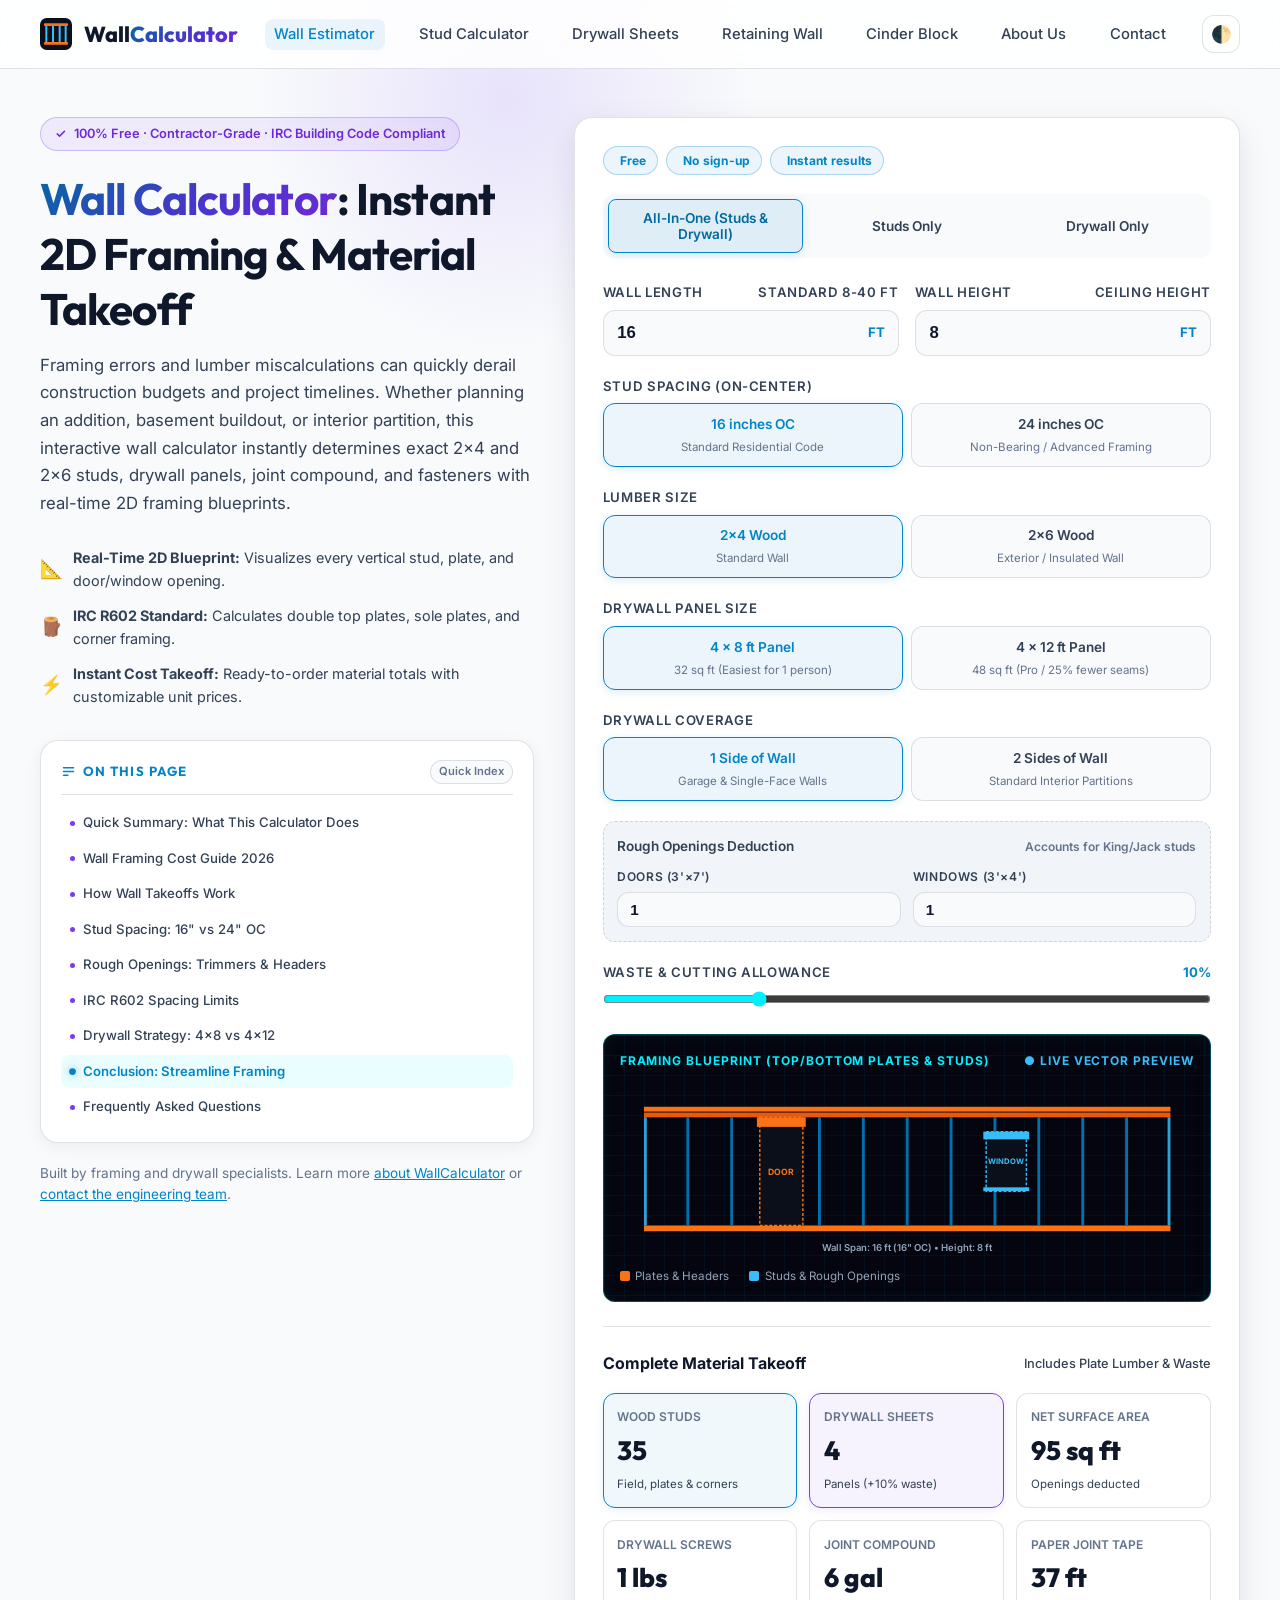
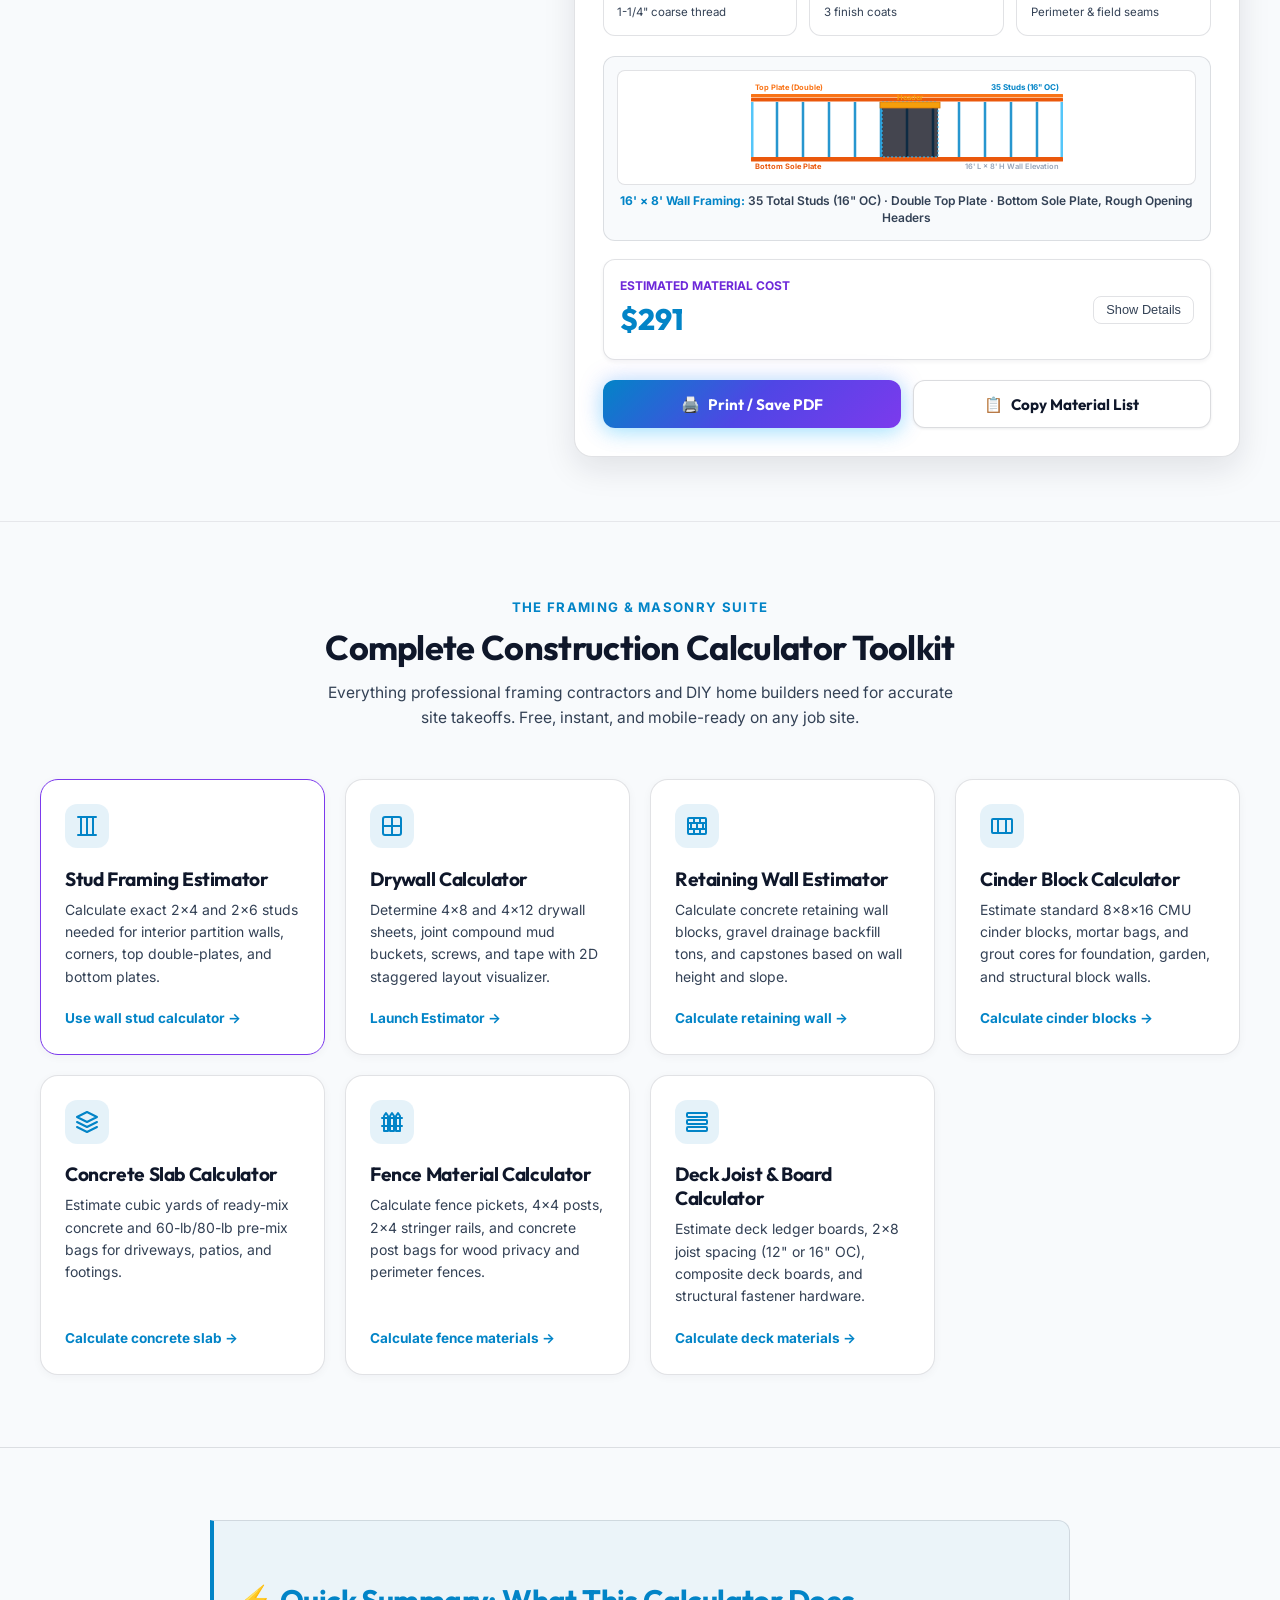
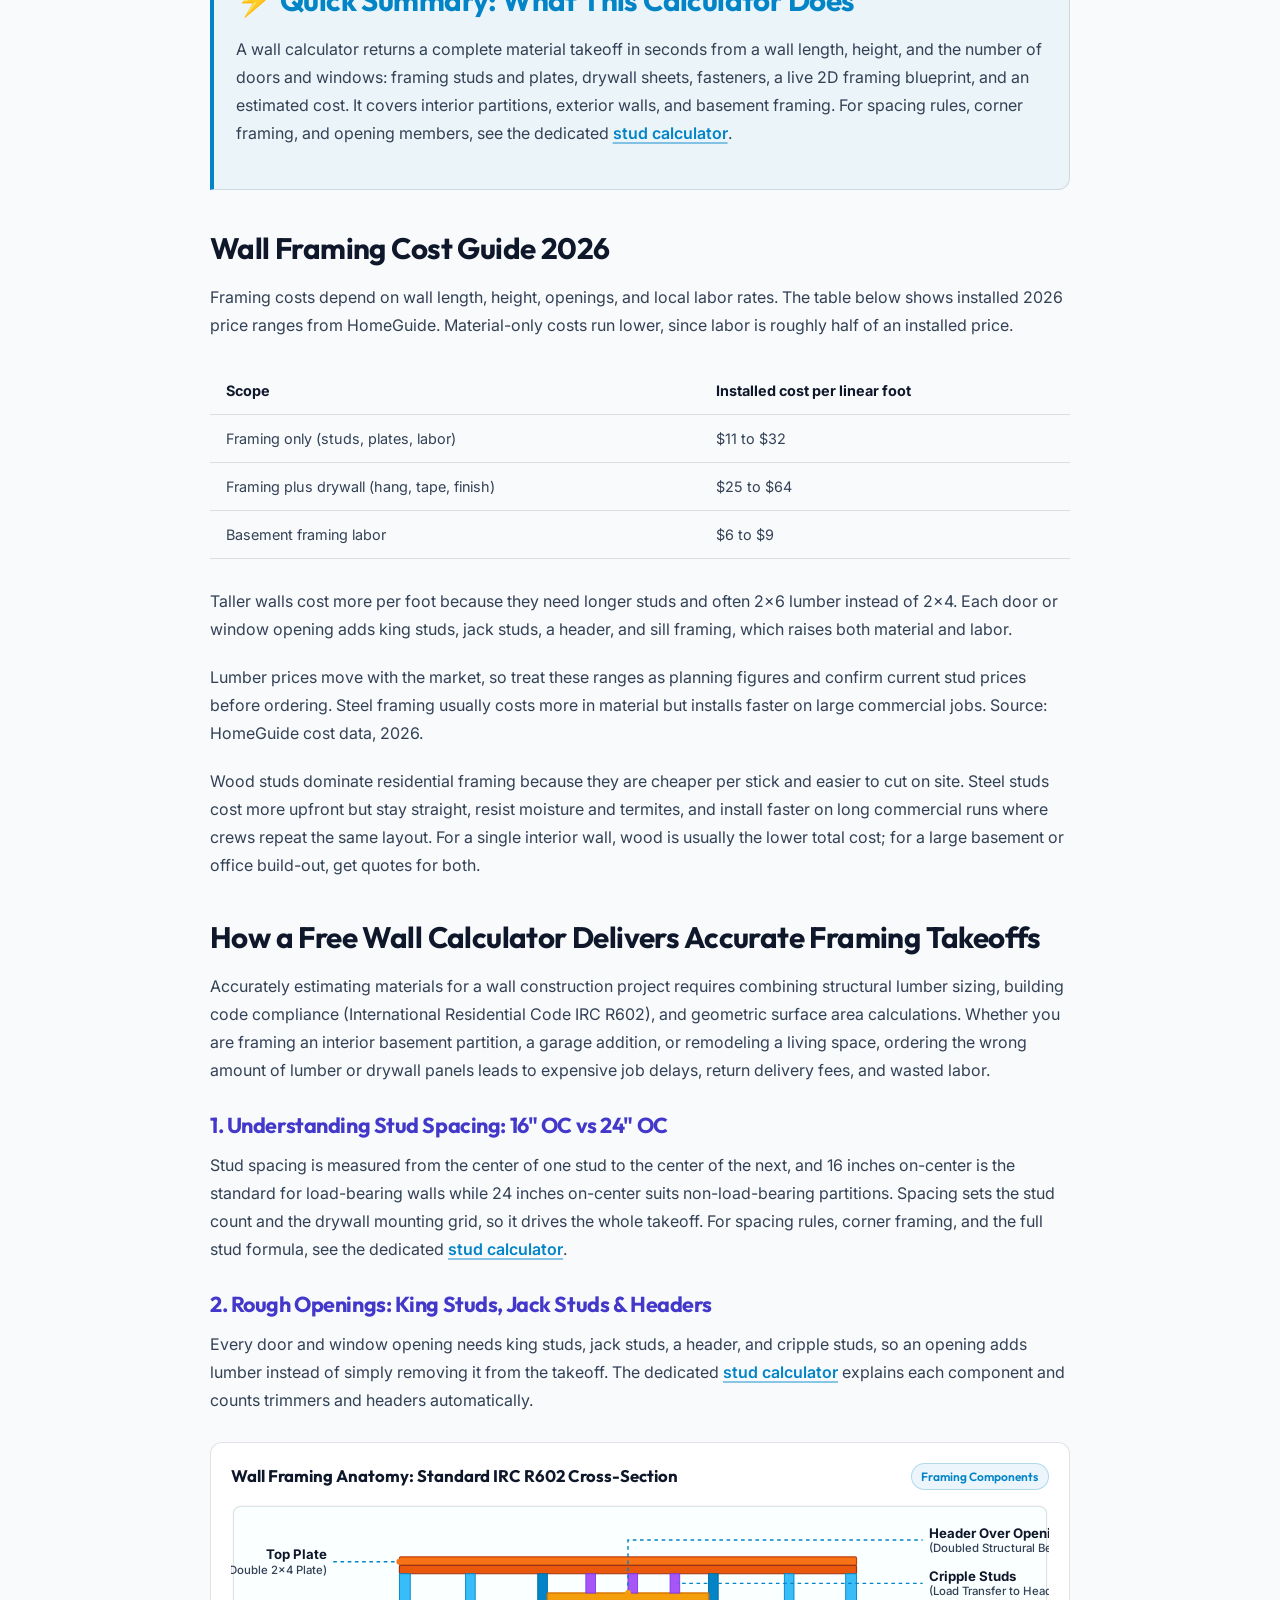
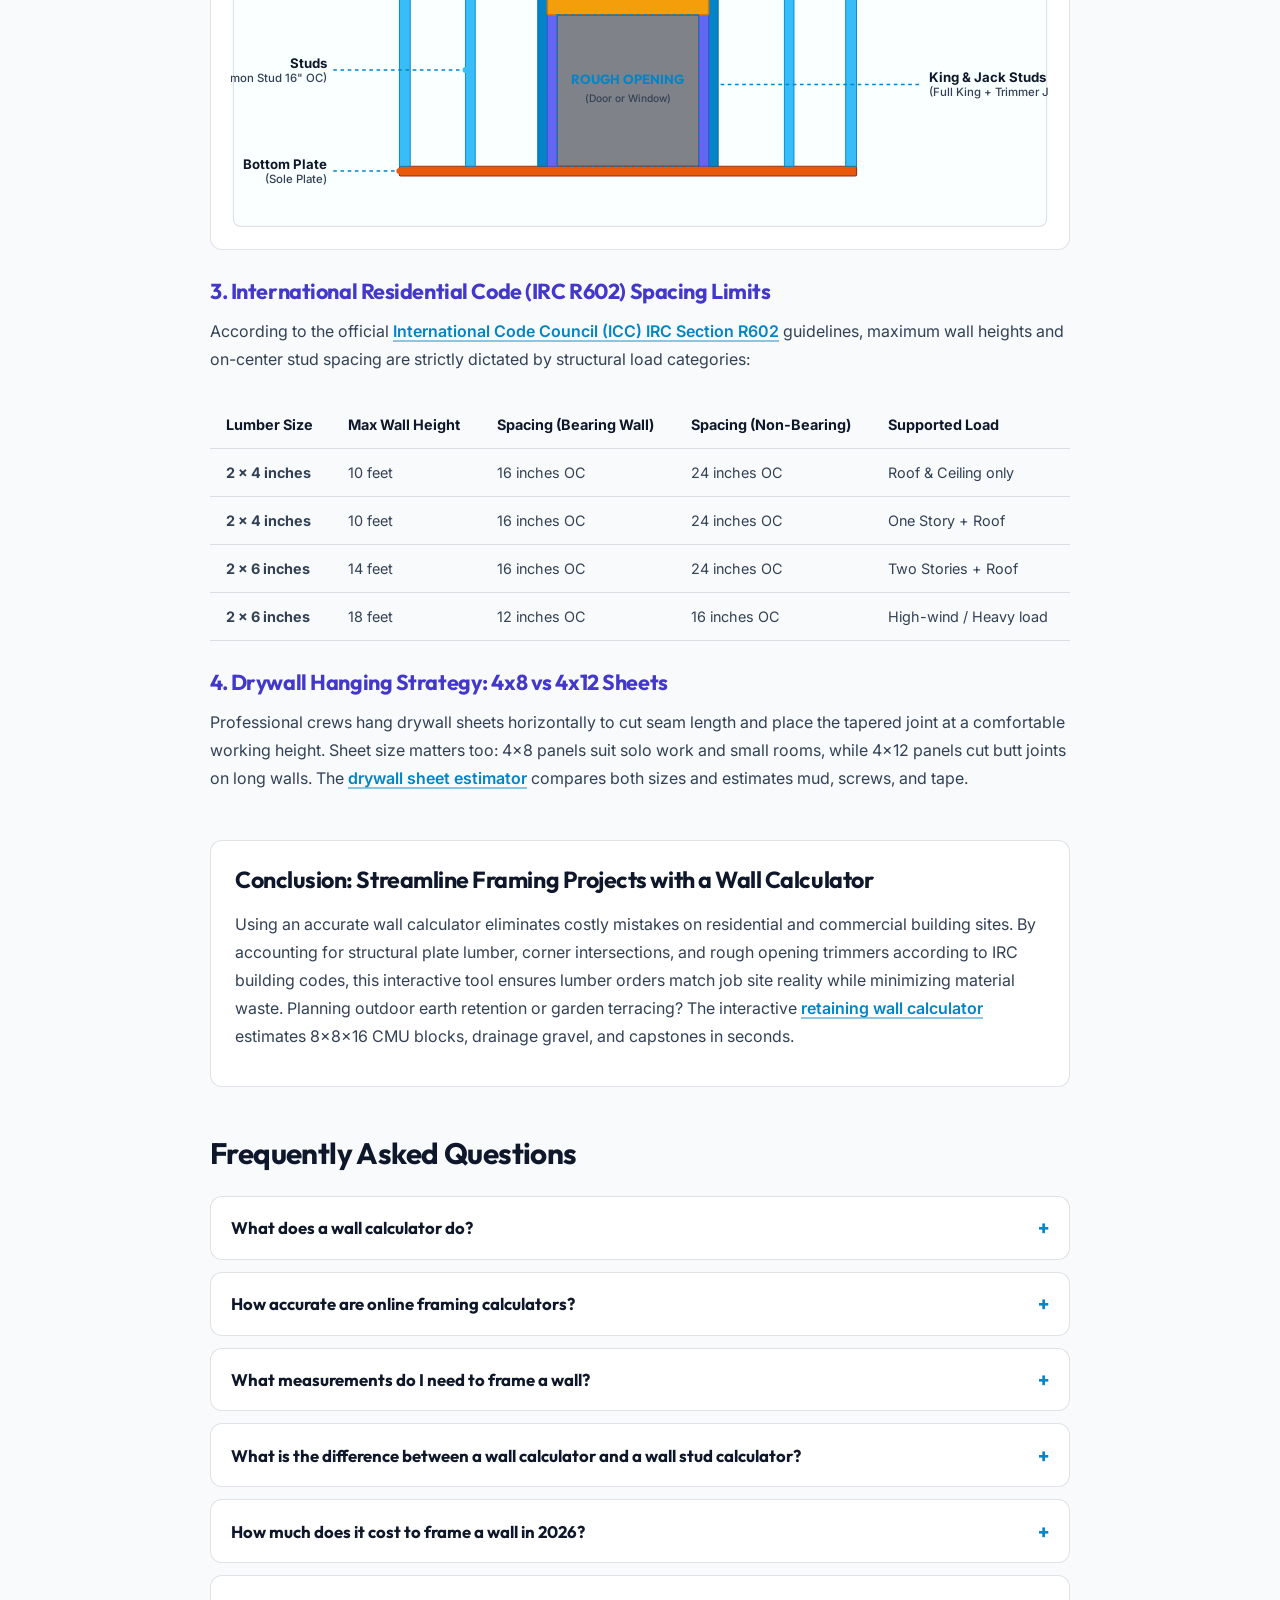
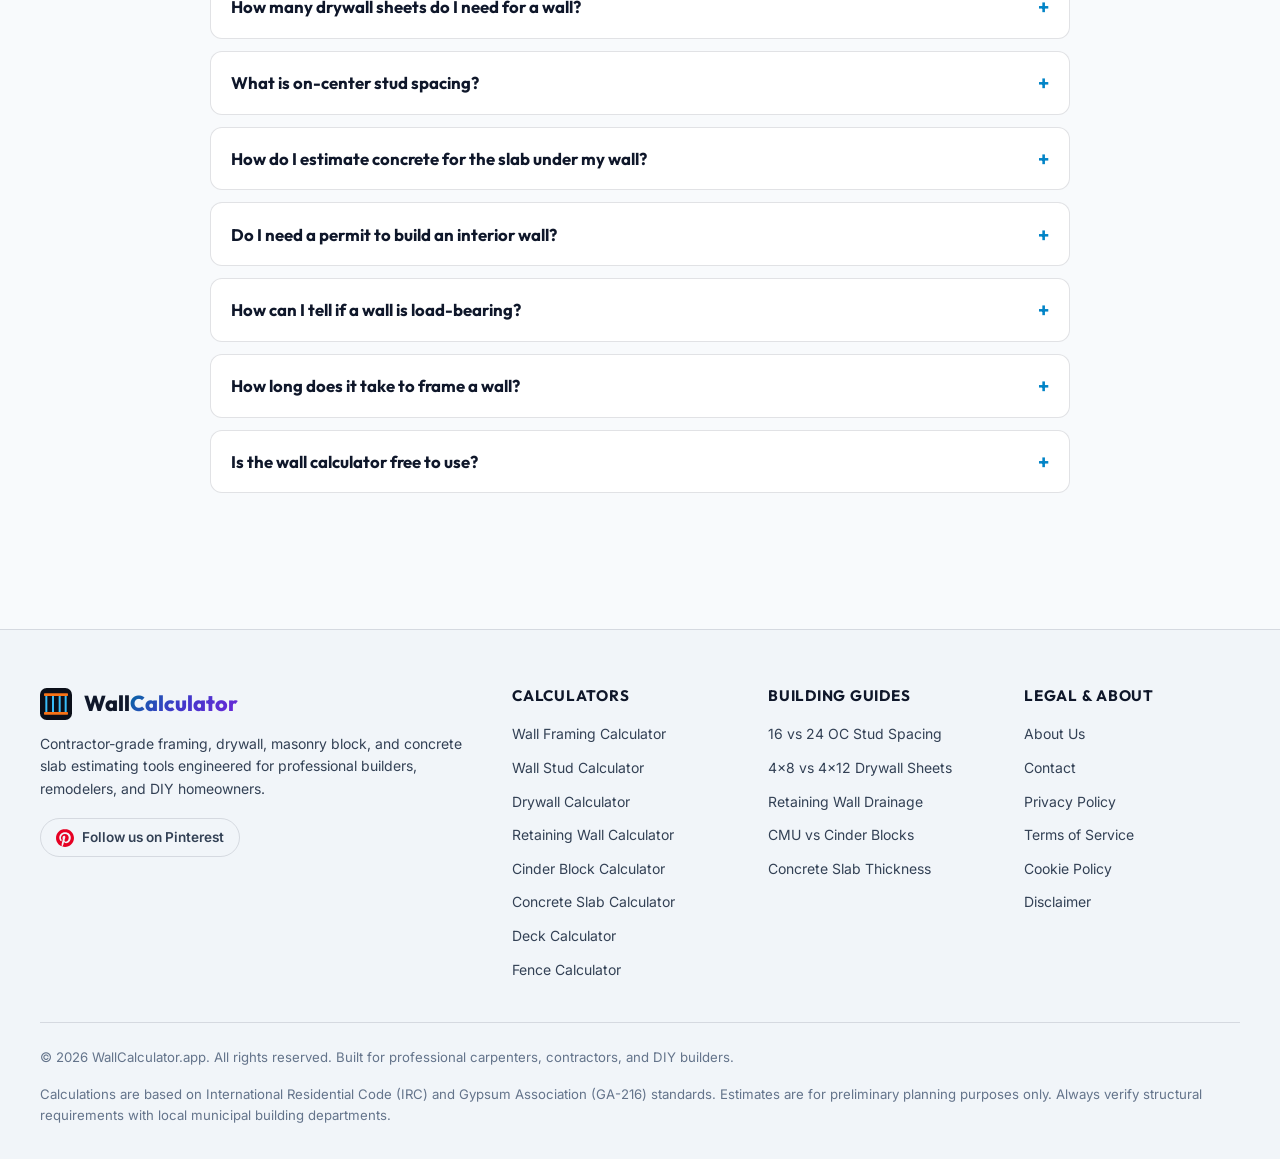
<file: index.html>
<!DOCTYPE html>
<html lang="en" data-theme="light">
<head>
  <script>
    (function() {
      try {
        var saved = localStorage.getItem('theme');
        if (saved) document.documentElement.setAttribute('data-theme', saved);
      } catch (e) {}
    })();
  </script>
  

  <meta charset="UTF-8">
  <meta name="viewport" content="width=device-width, initial-scale=1.0">
  <meta http-equiv="X-UA-Compatible" content="IE=edge">
  <meta name="google-site-verification" content="uwycXcCau8QxGhGAJXw8MdhRhaqfwocgm-C9AI3S3YY" />
  <meta name="p:domain_verify" content="c92e6b9b80b10bdd2670d0f3216d67d7" />
  
  <!-- Primary Meta Tags -->
  <title>Free Wall Calculator - Instant 2D Framing &amp; Cost Takeoff</title>
  <meta name="description" content="Generate instant 2D framing blueprints and lumber takeoffs with this wall calculator. Estimate studs, drywall, and costs in seconds. Try it free!">
  <meta name="keywords" content="wall calculator, free wall calculator, wall framing calculator, framing calculator, 2d wall blueprint, wall cost calculator">
  <link rel="canonical" href="https://wallcalculator.app/">
  
  <!-- Open Graph / Facebook -->
  <meta property="og:type" content="website">
  <meta property="og:url" content="https://wallcalculator.app/">
  <meta property="og:title" content="Free Wall Calculator - Instant 2D Framing &amp; Cost Takeoff">
  <meta property="og:description" content="Generate instant 2D framing blueprints and lumber takeoffs with this free wall calculator. Estimate studs, drywall, and costs in seconds. Try it free!">
  <meta property="og:image" content="https://wallcalculator.app/og-image.jpg">

  <!-- Twitter -->
  <meta name="twitter:card" content="summary_large_image">
  <meta name="twitter:url" content="https://wallcalculator.app/">
  <meta name="twitter:title" content="Free Wall Calculator - Instant 2D Framing &amp; Cost Takeoff">
  <meta name="twitter:description" content="Generate instant 2D framing blueprints and lumber takeoffs with this free wall calculator. Estimate studs, drywall, and costs in seconds. Try it free!">
  <meta name="twitter:image" content="https://wallcalculator.app/og-image.jpg">

  <!-- Favicon -->
  <link rel="icon" type="image/svg+xml" href="/favicon.svg">
  <link rel="apple-touch-icon" href="/favicon.svg">

    <!-- Google Fonts - Asynchronous Non-Render-Blocking -->
  <link rel="preconnect" href="https://fonts.googleapis.com">
  <link rel="preconnect" href="https://fonts.gstatic.com" crossorigin>
  <link rel="preload" as="style" href="https://fonts.googleapis.com/css2?family=Inter:wght@400;500;600;700&family=Outfit:wght@500;600;700;800&display=swap">
  <link rel="stylesheet" href="https://fonts.googleapis.com/css2?family=Inter:wght@400;500;600;700&family=Outfit:wght@500;600;700;800&display=swap" media="print" onload="this.media='all'">
  <noscript>
    <link rel="stylesheet" href="https://fonts.googleapis.com/css2?family=Inter:wght@400;500;600;700&family=Outfit:wght@500;600;700;800&display=swap">
  </noscript>

  <!-- AI Agent Discovery (ARD & llms.txt) -->
  <link rel="alternate" type="application/json" href="/.well-known/ai-catalog.json" title="AI Agent Catalog">

  <!-- Inlined Master Stylesheet (Zero Network Round-Trips for Instant FCP) -->
  <style>
:root{--brand-primary:#00F0FF;--brand-primary-hover:#38BDF8;--brand-accent:#8B5CF6;--brand-accent-hover:#7C3AED;--brand-indigo:#6366F1;--brand-cyan:#06B6D4;--brand-pink:#EC4899;--brand-success:#10B981;--gradient-cta:linear-gradient(135deg,#00F0FF 0%,#3B82F6 45%,#8B5CF6 100%);--gradient-text:linear-gradient(135deg,#00F0FF 0%,#818CF8 50%,#C084FC 100%);--bg-body:#060714;--bg-surface:#0A0D22;--bg-card:rgba(14,18,41,0.85);--bg-card-hover:rgba(22,28,62,0.9);--bg-input:#090C1E;--border-color:rgba(139,92,246,0.22);--border-focus:#00F0FF;--text-main:#F8FAFC;--text-muted:#94A3B8;--text-dim:#64748B;--blueprint-grid:rgba(0,240,255,0.08);--blueprint-line:#00F0FF;--shadow-sm:0 2px 8px rgba(0,0,0,0.4);--shadow-md:0 8px 24px rgba(0,0,0,0.5),0 0 15px rgba(139,92,246,0.15);--shadow-lg:0 16px 40px rgba(0,0,0,0.6),0 0 30px rgba(0,240,255,0.15);--radius-sm:8px;--radius-md:12px;--radius-lg:18px;--radius-full:9999px;--transition:all 0.25s cubic-bezier(0.16,1,0.3,1)}[data-theme="light"]{--brand-primary:#0284C7;--brand-primary-hover:#0369A1;--brand-accent:#7C3AED;--brand-accent-hover:#6D28D9;--brand-indigo:#4F46E5;--brand-cyan:#0284C7;--brand-pink:#BE185D;--brand-success:#047857;--gradient-cta:linear-gradient(135deg,#0284C7 0%,#4F46E5 50%,#7C3AED 100%);--gradient-text:linear-gradient(135deg,#0369A1 0%,#4338CA 50%,#6D28D9 100%);--bg-body:#F8FAFC;--bg-surface:#FFFFFF;--bg-card:#FFFFFF;--bg-card-hover:#F1F5F9;--bg-input:#F8FAFC;--border-color:rgba(15,23,42,0.12);--border-focus:#0284C7;--text-main:#0F172A;--text-muted:#334155;--text-dim:#64748B;--blueprint-grid:rgba(2,132,199,0.08);--blueprint-line:#0284C7;--shadow-sm:0 2px 4px rgba(15,23,42,0.05);--shadow-md:0 6px 18px rgba(15,23,42,0.08);--shadow-lg:0 12px 32px rgba(15,23,42,0.1)}html{scroll-behavior:smooth;scroll-padding-top:72px}*,*::before,*::after{box-sizing:border-box;margin:0;padding:0}body{font-family:'Inter',-apple-system,BlinkMacSystemFont,'Segoe UI',Roboto,sans-serif;background-color:var(--bg-body);color:var(--text-main);line-height:1.6;-webkit-font-smoothing:antialiased;text-rendering:optimizeLegibility;transition:background-color 0.3s ease,color 0.3s ease;position:relative;overflow-x:hidden}body::before{content:'';position:absolute;top:-150px;left:20%;width:500px;height:500px;background:radial-gradient(circle,rgba(139,92,246,0.15) 0%,transparent 70%);pointer-events:none;z-index:0}body::after{content:'';position:absolute;top:300px;right:5%;width:600px;height:600px;background:radial-gradient(circle,rgba(0,240,255,0.1) 0%,transparent 70%);pointer-events:none;z-index:0}h1,h2,h3,h4,.font-heading{font-family:'Outfit',-apple-system,BlinkMacSystemFont,'Segoe UI',Roboto,sans-serif;font-weight:700;line-height:1.25;letter-spacing:-0.02em}a{color:inherit;text-decoration:none}.container{width:100%;max-width:1240px;margin:0 auto;padding:0 1.25rem;position:relative;z-index:1}.header-nav{position:sticky;top:0;z-index:100;background:rgba(6,7,20,0.85);backdrop-filter:blur(16px);-webkit-backdrop-filter:blur(16px);border-bottom:1px solid var(--border-color);transition:background 0.3s ease}[data-theme="light"] .header-nav{background:rgba(255,255,255,0.85)}.nav-inner{display:flex;align-items:center;justify-content:space-between;height:68px}.brand-logo{display:flex;align-items:center;gap:0.75rem;font-family:'Outfit',-apple-system,BlinkMacSystemFont,'Segoe UI',Roboto,sans-serif;font-size:1.35rem;font-weight:800}.brand-logo svg{width:32px;height:32px}.brand-logo span.accent{background:var(--gradient-text);-webkit-background-clip:text;-webkit-text-fill-color:transparent}.nav-links{display:flex;align-items:center;gap:1.5rem;list-style:none}.nav-links a{font-size:0.925rem;font-weight:500;color:var(--text-muted);transition:var(--transition);padding:0.4rem 0.6rem;border-radius:var(--radius-sm)}.nav-links a:hover,.nav-links a.active{color:var(--brand-primary);background:rgba(0,240,255,0.08)}[data-theme="light"] .nav-links a:hover,[data-theme="light"] .nav-links a.active{color:#0284C7;background:rgba(2,132,199,0.08)}.nav-actions{display:flex;align-items:center;gap:0.5rem}.btn-icon{background:var(--bg-card);border:1px solid var(--border-color);color:var(--text-main);width:38px;height:38px;border-radius:var(--radius-md);display:flex;align-items:center;justify-content:center;cursor:pointer;transition:var(--transition);font-size:1.05rem}.btn-icon:hover{background:var(--bg-card-hover);border-color:var(--brand-primary);box-shadow:0 0 12px rgba(0,240,255,0.3)}.mobile-menu-toggle{display:none}@media (max-width:768px){.nav-inner{height:58px}.brand-logo{font-size:1.15rem;gap:0.5rem}.brand-logo svg{width:26px;height:26px}.mobile-menu-toggle{display:flex}.nav-links{position:fixed;top:58px;left:0;right:0;background:var(--bg-surface);border-bottom:1px solid var(--border-color);box-shadow:var(--shadow-lg);flex-direction:column;align-items:stretch;gap:0.35rem;padding:1rem 1.25rem 1.25rem;display:none;z-index:999;backdrop-filter:blur(16px);-webkit-backdrop-filter:blur(16px)}.nav-links.mobile-open{display:flex;animation:menuSlideDown 0.22s cubic-bezier(0.16,1,0.3,1)}.nav-links a{font-size:0.95rem;padding:0.75rem 0.85rem;border-radius:var(--radius-sm);display:block;width:100%}@keyframes menuSlideDown{from{opacity:0;transform:translateY(-8px)}to{opacity:1;transform:translateY(0)}}}.hero-section{padding:3rem 0 4rem;position:relative;overflow:hidden}.hero-grid{display:grid;grid-template-columns:1fr 1.35fr;gap:2.5rem;align-items:start}@media (max-width:992px){.hero-section{padding:1.75rem 0 2.5rem}.hero-grid{grid-template-columns:1fr;gap:1.75rem}}@media (max-width:640px){.hero-section{padding:1.25rem 0 2rem}.hero-copy{text-align:center}.trust-badges{align-items:flex-start;text-align:left;margin:0 auto 1.25rem;max-width:480px}}.badge-pill{display:inline-flex;align-items:center;gap:0.5rem;background:rgba(139,92,246,0.15);color:#C084FC;border:1px solid rgba(139,92,246,0.35);padding:0.35rem 0.85rem;border-radius:var(--radius-full);font-size:0.8rem;font-weight:600;margin-bottom:1.25rem;backdrop-filter:blur(8px)}[data-theme="light"] .badge-pill{background:rgba(124,58,237,0.08);color:#6D28D9;border-color:rgba(124,58,237,0.28)}.hero-title{font-size:2.75rem;margin-bottom:1rem}.hero-title .accent{background:var(--gradient-text);-webkit-background-clip:text;-webkit-text-fill-color:transparent}.hero-subtitle{font-size:1.05rem;color:var(--text-muted);margin-bottom:1.75rem;line-height:1.65}.trust-badges{display:flex;flex-direction:column;gap:0.75rem;margin-bottom:2rem}.trust-item{display:flex;align-items:center;gap:0.6rem;font-size:0.9rem;color:var(--text-muted)}.trust-item span.icon{font-size:1.15rem}.calc-card{background:var(--bg-card);backdrop-filter:blur(16px);-webkit-backdrop-filter:blur(16px);border:1px solid var(--border-color);border-radius:var(--radius-lg);padding:1.75rem;box-shadow:var(--shadow-lg);position:relative}.mode-tabs{display:grid;grid-template-columns:repeat(3,1fr);gap:0.4rem;background:var(--bg-input);padding:0.3rem;border-radius:var(--radius-md);margin-bottom:1.5rem;border:1px solid rgba(255,255,255,0.05)}.tab-label-short{display:none}.tab-label-full{display:inline}.mode-btn{background:transparent;border:none;color:var(--text-muted);font-family:'Inter',sans-serif;font-size:0.85rem;font-weight:600;padding:0.6rem 0.5rem;border-radius:var(--radius-sm);cursor:pointer;transition:var(--transition);text-align:center}.mode-btn.active{background:rgba(0,240,255,0.12);color:#00F0FF;border:1px solid rgba(0,240,255,0.35);box-shadow:0 0 12px rgba(0,240,255,0.2)}[data-theme="light"] .mode-btn.active{background:rgba(2,132,199,0.1);color:#0369A1;border:1px solid #0284C7;box-shadow:0 2px 8px rgba(2,132,199,0.15)}.form-row-2{display:grid;grid-template-columns:1fr 1fr;gap:1rem;margin-bottom:1.25rem}.form-group{display:flex;flex-direction:column;gap:0.4rem}.form-label{font-size:0.825rem;font-weight:600;color:var(--text-muted);text-transform:uppercase;letter-spacing:0.05em;display:flex;justify-content:space-between}.input-with-unit{position:relative;display:flex;align-items:center}.form-input{width:100%;background:var(--bg-input);border:1px solid var(--border-color);color:var(--text-main);font-size:1.05rem;font-weight:600;padding:0.75rem 2.75rem 0.75rem 0.85rem;border-radius:var(--radius-md);outline:none;transition:var(--transition)}.form-input:focus{border-color:var(--border-focus);box-shadow:0 0 0 3px rgba(0,240,255,0.25)}.unit-tag{position:absolute;right:0.85rem;font-size:0.825rem;font-weight:700;color:var(--brand-primary);pointer-events:none}.pill-group{display:grid;grid-template-columns:repeat(2,1fr);gap:0.5rem}.pill-group.cols-3{grid-template-columns:repeat(3,1fr)}.pill-group.cols-4{grid-template-columns:repeat(4,1fr)}@media (max-width:640px){.pill-group.cols-3,.pill-group.cols-4{grid-template-columns:repeat(2,1fr)}}.pill-option{position:relative}.pill-option input[type="radio"]{position:absolute;opacity:0;cursor:pointer}.pill-label{display:flex;flex-direction:column;align-items:center;justify-content:center;background:var(--bg-input);border:1px solid var(--border-color);padding:0.6rem 0.5rem;border-radius:var(--radius-md);font-size:0.85rem;font-weight:600;color:var(--text-muted);cursor:pointer;transition:var(--transition);text-align:center}.pill-option input[type="radio"]:checked+.pill-label{border-color:#00F0FF;background:rgba(0,240,255,0.1);color:#00F0FF;box-shadow:0 0 12px rgba(0,240,255,0.2)}[data-theme="light"] .pill-option input[type="radio"]:checked+.pill-label{border-color:#0284C7;background:rgba(2,132,199,0.08);color:#0284C7;box-shadow:0 2px 8px rgba(2,132,199,0.15)}.pill-desc{font-size:0.72rem;font-weight:400;color:var(--text-dim);margin-top:0.15rem}.openings-box{background:rgba(0,0,0,0.25);border:1px dashed var(--border-color);padding:0.85rem;border-radius:var(--radius-md);margin-bottom:1.25rem}[data-theme="light"] .openings-box{background:#F1F5F9;border-color:rgba(15,23,42,0.15)}.openings-header{display:flex;justify-content:space-between;align-items:center;font-size:0.85rem;font-weight:600;color:var(--text-muted);margin-bottom:0.6rem}.openings-inputs{display:grid;grid-template-columns:1fr 1fr;gap:0.75rem}@media (max-width:640px){.openings-inputs{grid-template-columns:1fr 1fr !important}}.slider-container{margin-bottom:1.25rem}.slider-header{display:flex;justify-content:space-between;font-size:0.825rem;font-weight:600;color:var(--text-muted);margin-bottom:0.35rem}.range-slider{width:100%;accent-color:#00F0FF;cursor:pointer}.blueprint-wrapper{background:#04050E;border:1px solid rgba(0,240,255,0.3);border-radius:var(--radius-md);padding:1rem;margin-bottom:1.5rem;position:relative;overflow:hidden;background-image:linear-gradient(var(--blueprint-grid) 1px,transparent 1px),linear-gradient(90deg,var(--blueprint-grid) 1px,transparent 1px);background-size:20px 20px;box-shadow:inset 0 0 20px rgba(0,240,255,0.05)}.blueprint-header{display:flex;justify-content:space-between;align-items:center;margin-bottom:0.5rem;font-size:0.75rem;font-weight:700;text-transform:uppercase;color:#00F0FF;letter-spacing:0.08em}#blueprint-svg{width:100%;height:180px;display:block;overflow:visible}.blueprint-legend{display:flex;gap:1.25rem;margin-top:0.5rem;font-size:0.725rem;color:#94A3B8}.legend-item{display:flex;align-items:center;gap:0.35rem}.legend-color{width:10px;height:10px;border-radius:2px}.results-section{border-top:1px solid var(--border-color);padding-top:1.5rem}.results-title{font-size:1rem;font-weight:700;margin-bottom:1rem;display:flex;align-items:center;justify-content:space-between}.results-grid{display:grid;grid-template-columns:repeat(3,1fr);gap:0.75rem;margin-bottom:1.25rem}@media (max-width:640px){.results-grid{grid-template-columns:repeat(2,1fr);gap:0.5rem;margin-bottom:1rem}}.takeoff-card{background:var(--bg-surface);border:1px solid var(--border-color);padding:0.85rem;border-radius:var(--radius-md);display:flex;flex-direction:column}.takeoff-card.highlight{border-color:var(--brand-primary);background:rgba(0,240,255,0.08);box-shadow:0 0 15px rgba(0,240,255,0.15)}[data-theme="light"] .takeoff-card.highlight{background:rgba(2,132,199,0.06);border-color:#0284C7;box-shadow:0 2px 10px rgba(2,132,199,0.1)}.takeoff-card.accent{border-color:var(--brand-accent);background:rgba(139,92,246,0.08);box-shadow:0 0 15px rgba(139,92,246,0.15)}[data-theme="light"] .takeoff-card.accent{background:rgba(124,58,237,0.06);border-color:#7C3AED;box-shadow:0 2px 10px rgba(124,58,237,0.1)}.takeoff-label{font-size:0.75rem;font-weight:600;color:var(--text-dim);text-transform:uppercase}.takeoff-val{font-family:'Outfit',-apple-system,BlinkMacSystemFont,'Segoe UI',Roboto,sans-serif;font-size:1.65rem;font-weight:800;color:var(--text-main);margin:0.2rem 0}.takeoff-sub{font-size:0.72rem;color:var(--text-muted)}.cost-estimation-box{background:var(--bg-surface);border:1px solid var(--border-color);border-radius:var(--radius-md);padding:1rem;margin-bottom:1.25rem;display:flex;justify-content:space-between;align-items:center}[data-theme="light"] .cost-estimation-box{background:#FFFFFF;box-shadow:var(--shadow-sm)}.cost-total-display{display:flex;flex-direction:column}.cost-total-display .label{font-size:0.75rem;font-weight:700;text-transform:uppercase;color:var(--brand-accent)}[data-theme="light"] .cost-total-display .label{color:#6D28D9}.cost-total-display .number{font-family:'Outfit',-apple-system,BlinkMacSystemFont,'Segoe UI',Roboto,sans-serif;font-size:1.85rem;font-weight:800;color:var(--brand-primary);text-shadow:0 0 15px rgba(0,240,255,0.4)}[data-theme="light"] .cost-total-display .number{color:#0284C7;text-shadow:none}.btn-toggle-costs{font-size:0.8rem;color:var(--text-muted);background:transparent;border:1px solid var(--border-color);padding:0.35rem 0.75rem;border-radius:var(--radius-sm);cursor:pointer;transition:var(--transition)}.btn-toggle-costs:hover{color:#00F0FF;border-color:#00F0FF}.cost-breakdown-details{display:none;padding-top:0.85rem;margin-top:0.85rem;border-top:1px dashed var(--border-color)}.cost-breakdown-details.open{display:block}.cost-table{width:100%;font-size:0.825rem;border-collapse:collapse}.cost-table td{padding:0.4rem 0.2rem;color:var(--text-muted)}.cost-table td.cost-num{text-align:right;font-weight:600;color:var(--text-main)}.action-buttons{display:grid;grid-template-columns:1fr 1fr;gap:0.75rem}.btn-primary{background:var(--gradient-cta);color:#FFFFFF;border:none;font-family:'Outfit',-apple-system,BlinkMacSystemFont,'Segoe UI',Roboto,sans-serif;font-size:0.95rem;font-weight:700;padding:0.85rem 1.25rem;border-radius:var(--radius-md);cursor:pointer;display:flex;align-items:center;justify-content:center;gap:0.5rem;transition:var(--transition);box-shadow:0 4px 20px rgba(0,240,255,0.3),0 0 25px rgba(139,92,246,0.25)}.btn-primary:hover{transform:translateY(-2px);box-shadow:0 6px 24px rgba(0,240,255,0.45),0 0 35px rgba(139,92,246,0.35)}.btn-secondary{background:rgba(255,255,255,0.05);color:var(--text-main);border:1px solid var(--border-color);font-family:'Outfit',-apple-system,BlinkMacSystemFont,'Segoe UI',Roboto,sans-serif;font-size:0.95rem;font-weight:700;padding:0.85rem 1.25rem;border-radius:var(--radius-md);cursor:pointer;display:flex;align-items:center;justify-content:center;gap:0.5rem;transition:var(--transition)}.btn-secondary:hover{background:rgba(255,255,255,0.1);border-color:var(--brand-primary)}[data-theme="light"] .btn-secondary{background:#FFFFFF;color:#0F172A;border-color:rgba(15,23,42,0.15);box-shadow:0 1px 3px rgba(15,23,42,0.08)}[data-theme="light"] .btn-secondary:hover{background:#F8FAFC;border-color:#0284C7;color:#0284C7}.suite-section{padding:4.5rem 0;border-top:1px solid var(--border-color);background:rgba(6,7,20,0.5)}[data-theme="light"] .suite-section{background:#F8FAFC;border-top:1px solid rgba(15,23,42,0.08)}.section-head{text-align:center;max-width:650px;margin:0 auto 3rem}.section-eyebrow{display:inline-block;color:var(--brand-primary);font-size:0.825rem;font-weight:700;text-transform:uppercase;letter-spacing:0.1em;margin-bottom:0.5rem}[data-theme="light"] .section-eyebrow{color:#0284C7}.section-title{font-size:2.15rem;margin-bottom:0.75rem}.section-subtitle{color:var(--text-muted);font-size:0.975rem}.tools-grid{display:grid;grid-template-columns:repeat(auto-fit,minmax(280px,1fr));gap:1.25rem}.tool-card{background:var(--bg-card);border:1px solid var(--border-color);border-radius:var(--radius-lg);padding:1.5rem;display:flex;flex-direction:column;transition:var(--transition)}[data-theme="light"] .tool-card{background:#FFFFFF;border-color:rgba(15,23,42,0.12);box-shadow:0 2px 10px rgba(15,23,42,0.04)}.tool-card:hover{transform:translateY(-4px);border-color:var(--brand-primary);box-shadow:0 8px 30px rgba(0,0,0,0.5),0 0 20px rgba(0,240,255,0.2)}[data-theme="light"] .tool-card:hover{border-color:#0284C7;box-shadow:0 8px 24px rgba(15,23,42,0.08)}.tool-card-icon{width:44px;height:44px;border-radius:var(--radius-md);background:rgba(0,240,255,0.1);color:var(--brand-primary);display:flex;align-items:center;justify-content:center;margin-bottom:1.15rem}[data-theme="light"] .tool-card-icon{background:rgba(2,132,199,0.1);color:#0284C7}.tool-card-icon svg{width:24px;height:24px}.tool-card-title{font-size:1.2rem;margin-bottom:0.5rem;color:var(--text-main)}.tool-card-desc{font-size:0.875rem;color:var(--text-muted);margin-bottom:1.25rem;flex-grow:1}.tool-card-link{font-size:0.85rem;font-weight:700;color:var(--brand-primary);display:flex;align-items:center;gap:0.35rem}[data-theme="light"] .tool-card-link{color:#0284C7}.article-section{padding:4.5rem 0;border-top:1px solid var(--border-color)}.prose-content{max-width:860px;margin:0 auto}.aeo-direct-box{background:rgba(139,92,246,0.1);border-left:4px solid var(--brand-primary);border-radius:0 var(--radius-md) var(--radius-md) 0;padding:1.35rem;margin-bottom:2.5rem;border-top:1px solid var(--border-color);border-right:1px solid var(--border-color);border-bottom:1px solid var(--border-color)}[data-theme="light"] .aeo-direct-box{background:rgba(2,132,199,0.05);border-left-color:#0284C7}.aeo-title{font-size:1.05rem;font-weight:700;color:var(--brand-primary);display:flex;align-items:center;gap:0.5rem;margin-bottom:0.5rem}[data-theme="light"] .aeo-title{color:#0284C7}.aeo-text{font-size:0.95rem;line-height:1.7}.prose-content h2{font-size:1.85rem;margin:2.5rem 0 1rem;color:var(--text-main)}.prose-content h3{font-size:1.35rem;margin:1.75rem 0 0.75rem;color:#C084FC}[data-theme="light"] .prose-content h3{color:#4338CA}.prose-content p{color:var(--text-muted);font-size:1rem;line-height:1.75;margin-bottom:1.25rem}.prose-content a,.article-section a{color:#00F0FF;text-decoration:underline;text-underline-offset:3px;text-decoration-thickness:1.5px;font-weight:600;transition:var(--transition)}.prose-content a:hover,.article-section a:hover{color:#8B5CF6;text-decoration-thickness:2.5px}[data-theme="light"] .prose-content a,[data-theme="light"] .article-section a{color:#0284C7;text-decoration-color:rgba(2,132,199,0.45)}[data-theme="light"] .prose-content a:hover,[data-theme="light"] .article-section a:hover{color:#0369A1;text-decoration-color:#0369A1}.prose-content ul,.prose-content ol{color:var(--text-muted);padding-left:1.5rem;margin-bottom:1.5rem;line-height:1.75}.formula-card{background:var(--bg-card);border:1px solid var(--border-color);border-radius:var(--radius-md);padding:1.25rem;margin:1.5rem 0}.formula-code{background:var(--bg-input);padding:0.75rem 1rem;border-radius:var(--radius-sm);font-family:'Courier New',Courier,monospace;font-size:0.95rem;color:var(--brand-primary);font-weight:700;display:block;margin:0.5rem 0;border:1px solid var(--border-color);overflow-x:auto;white-space:nowrap;-webkit-overflow-scrolling:touch}[data-theme="light"] .formula-code{color:#0369A1;background:#E2E8F0}.data-table-wrapper{overflow-x:auto;margin:1.75rem 0}.data-table{width:100%;border-collapse:collapse;font-size:0.9rem}.data-table th,.data-table td{padding:0.75rem 1rem;text-align:left;border-bottom:1px solid var(--border-color)}.data-table th{background:var(--bg-input);color:var(--text-main);font-weight:700}.data-table td{color:var(--text-muted)}.faq-list{display:flex;flex-direction:column;gap:0.75rem;margin-top:1.5rem}.faq-item{background:var(--bg-card);border:1px solid var(--border-color);border-radius:var(--radius-md);overflow:hidden;transition:var(--transition)}.faq-question{width:100%;background:transparent;border:none;padding:1.15rem 1.25rem;text-align:left;font-family:'Outfit',-apple-system,BlinkMacSystemFont,'Segoe UI',Roboto,sans-serif;font-size:1.05rem;font-weight:700;color:var(--text-main);cursor:pointer;display:flex;justify-content:space-between;align-items:center}.faq-icon{font-size:1.25rem;color:var(--brand-primary);transition:transform 0.2s ease}[data-theme="light"] .faq-icon{color:#0284C7}.faq-item.open .faq-icon{transform:rotate(45deg)}.faq-answer{max-height:0;overflow:hidden;transition:max-height 0.3s cubic-bezier(0,1,0,1);padding:0 1.25rem;color:var(--text-muted);font-size:0.925rem;line-height:1.7}.faq-item.open .faq-answer{max-height:500px;padding-bottom:1.25rem;transition:max-height 0.3s ease-in-out}.site-footer{background:#04050D;border-top:1px solid var(--border-color);padding:3.5rem 0 2rem;margin-top:4rem}
[data-theme="light"] .site-footer{background:#F1F5F9;border-top-color:rgba(15,23,42,0.12)}
.footer-grid{display:grid;grid-template-columns:2fr repeat(3,1fr);gap:2.5rem;margin-bottom:2.5rem}
@media (max-width:850px){.footer-grid{grid-template-columns:1fr 1fr;gap:2rem}}
@media (max-width:520px){.footer-grid{grid-template-columns:1fr;gap:1.5rem}}
.footer-brand p{font-size:0.875rem;color:var(--text-muted);margin-top:0.75rem;line-height:1.6}.site-footer .footer-social{display:flex;gap:.75rem;margin-top:1.1rem}.site-footer .footer-social a{display:inline-flex;align-items:center;gap:.5rem;padding:.5rem .95rem;border:1px solid var(--border-color);border-radius:var(--radius-full);font-size:.85rem;font-weight:600;color:var(--text-muted);transition:var(--transition);text-decoration:none}.site-footer .footer-social a svg{width:18px;height:18px;flex-shrink:0}.site-footer .footer-social a:hover{color:#E60023;border-color:rgba(230,0,35,.55);transform:translateY(-1px)}
.footer-col h4{font-size:0.95rem;text-transform:uppercase;letter-spacing:0.05em;color:var(--text-main);margin-bottom:1rem}
.footer-col ul{list-style:none;display:flex;flex-direction:column;gap:0.5rem;padding:0;margin:0}
.footer-col a{font-size:0.875rem;color:var(--text-muted);transition:var(--transition);text-decoration:none}
.footer-col a:hover{color:var(--brand-primary)}
.footer-bottom{border-top:1px solid var(--border-color);padding-top:1.5rem;display:flex;justify-content:space-between;align-items:center;flex-wrap:wrap;gap:1rem;font-size:0.825rem;color:var(--text-dim)}
.back-to-top{position:fixed;bottom:1.5rem;right:1.5rem;width:44px;height:44px;border-radius:var(--radius-md,12px);background:var(--bg-card,rgba(14,18,41,0.9));color:var(--brand-primary,#00F0FF);border:1px solid var(--border-color,rgba(139,92,246,0.3));box-shadow:0 4px 16px rgba(0,0,0,0.4),0 0 10px rgba(0,240,255,0.15);display:flex;align-items:center;justify-content:center;cursor:pointer;z-index:90;opacity:0;visibility:hidden;transform:translateY(12px);transition:opacity 0.25s ease,visibility 0.25s ease,transform 0.25s ease,background-color 0.2s,border-color 0.2s;backdrop-filter:blur(12px);-webkit-backdrop-filter:blur(12px)}
.back-to-top.visible{opacity:1;visibility:visible;transform:translateY(0)}
.back-to-top:hover{background:var(--bg-card-hover,rgba(22,28,62,0.95));border-color:var(--brand-primary,#00F0FF);color:#FFFFFF;box-shadow:0 6px 20px rgba(0,0,0,0.5),0 0 15px rgba(0,240,255,0.3);transform:translateY(-2px)}
.back-to-top:focus-visible{outline:2px solid var(--brand-primary,#00F0FF);outline-offset:3px}
[data-theme="light"] .back-to-top{background:#FFFFFF;color:#0284C7;border-color:rgba(15,23,42,0.15);box-shadow:0 4px 12px rgba(15,23,42,0.1)}
[data-theme="light"] .back-to-top:hover{background:#F8FAFC;border-color:#0284C7;color:#0369A1;box-shadow:0 6px 16px rgba(2,132,199,0.2)}
@media (max-width:640px){.back-to-top{bottom:1.15rem;right:1.15rem;width:40px;height:40px}}
@media print{.back-to-top{display:none !important}}@media (max-width:768px){.container{padding:0 1rem}.hero-section{padding:1.25rem 0 2rem}.hero-title{font-size:1.95rem;line-height:1.22;margin-bottom:0.75rem}.hero-subtitle{font-size:0.925rem;line-height:1.55;margin-bottom:1.25rem}.badge-pill{font-size:0.72rem;padding:0.25rem 0.65rem;margin-bottom:0.85rem;max-width:100%;white-space:normal;text-align:center}.suite-section{padding:2.75rem 0}.section-title{font-size:1.7rem}.section-head{margin-bottom:1.75rem}.tools-grid{grid-template-columns:1fr;gap:1rem}.article-section{padding:2.75rem 0}.prose-content h2{font-size:1.45rem;margin:2rem 0 0.85rem}.prose-content h3{font-size:1.2rem;margin:1.5rem 0 0.65rem}.data-table-wrapper{margin:1.25rem -0.5rem;padding:0 0.5rem;overflow-x:auto;-webkit-overflow-scrolling:touch}.data-table th,.data-table td{padding:0.55rem 0.65rem;font-size:0.8rem;white-space:nowrap}.faq-question{padding:0.95rem 1rem;font-size:0.95rem}.site-footer{padding:2.25rem 0}.footer-links{flex-wrap:wrap;gap:0.75rem 1.25rem}}@media (max-width:540px){.hero-title{font-size:1.7rem}.calc-card{padding:1.15rem 0.85rem;border-radius:var(--radius-md)}.tab-label-short{display:inline}.tab-label-full{display:none}.mode-tabs{gap:0.25rem;padding:0.25rem;margin-bottom:1.25rem}.mode-btn{font-size:0.75rem;padding:0.5rem 0.25rem}.form-row-2{gap:0.5rem}.form-label{font-size:0.75rem;flex-direction:column;align-items:flex-start;gap:0.15rem}.form-label span:last-child{font-size:0.68rem;font-weight:500;opacity:0.75}.form-input{font-size:0.95rem;padding:0.65rem 2.25rem 0.65rem 0.65rem}.unit-tag{right:0.65rem;font-size:0.75rem}.pill-group{gap:0.35rem}.pill-label{padding:0.5rem 0.25rem;font-size:0.775rem}.pill-desc{font-size:0.65rem}.openings-inputs{gap:0.5rem}.blueprint-wrapper{padding:0.75rem 0.5rem;margin-bottom:1.25rem}#blueprint-svg{height:150px}.blueprint-legend{flex-wrap:wrap;gap:0.5rem 0.85rem;justify-content:center;font-size:0.7rem}.takeoff-card{padding:0.65rem 0.5rem}.takeoff-label{font-size:0.68rem}.takeoff-val{font-size:1.35rem}.takeoff-sub{font-size:0.65rem}.cost-estimation-box{flex-direction:column;align-items:stretch;text-align:center;gap:0.75rem;padding:0.85rem}.cost-total-display{align-items:center}.cost-total-display .number{font-size:1.65rem}.btn-toggle-costs{width:100%;padding:0.5rem}.action-buttons{grid-template-columns:1fr;gap:0.5rem}.btn-primary,.btn-secondary{padding:0.75rem 1rem;font-size:0.9rem;width:100%}}@media print{body{background:#FFFFFF !important;color:#000000 !important}.header-nav,.suite-section,.article-section,.site-footer,.action-buttons,.mode-tabs{display:none !important}.hero-grid{grid-template-columns:1fr !important}.calc-card{border:none !important;box-shadow:none !important;padding:0 !important}.blueprint-wrapper{background:#FFFFFF !important;border:1px solid #000000 !important}.takeoff-card{border:1px solid #CCCCCC !important;color:#000000 !important}}
/* HERO TOC */
.hero-toc-card{background:var(--bg-card);border:1px solid var(--border-color);border-radius:var(--radius-lg);padding:1.15rem 1.25rem;backdrop-filter:blur(14px);-webkit-backdrop-filter:blur(14px);box-shadow:var(--shadow-md);margin-top:0.75rem;transition:var(--transition)}
[data-theme="light"] .hero-toc-card{background:#FFFFFF;border-color:rgba(15,23,42,0.12);box-shadow:0 4px 16px rgba(15,23,42,0.06)}
.hero-toc-header{display:flex;align-items:center;justify-content:space-between;margin-bottom:0.75rem;padding-bottom:0.6rem;border-bottom:1px solid var(--border-color)}
.hero-toc-title{display:flex;align-items:center;gap:0.45rem;font-family:'Outfit',sans-serif;font-size:0.825rem;font-weight:700;text-transform:uppercase;letter-spacing:0.08em;color:var(--brand-primary)}
[data-theme="light"] .hero-toc-title{color:#0284C7}
.hero-toc-badge{font-size:0.7rem;font-weight:600;color:var(--text-dim);background:var(--bg-input);padding:0.15rem 0.5rem;border-radius:var(--radius-full);border:1px solid var(--border-color)}
.hero-toc-nav{display:flex;flex-direction:column;gap:0.2rem}
.hero-toc-link{display:flex;align-items:center;gap:0.5rem;font-size:0.825rem;font-weight:500;color:var(--text-muted);padding:0.35rem 0.55rem;border-radius:var(--radius-sm);transition:var(--transition);text-decoration:none}
.hero-toc-link:hover{color:var(--brand-primary);background:rgba(0,240,255,0.08);transform:translateX(3px)}
[data-theme="light"] .hero-toc-link:hover{color:#0284C7;background:rgba(2,132,199,0.06)}
.hero-toc-link.active{color:var(--brand-primary);background:rgba(0,240,255,0.08);font-weight:600}
.hero-toc-bullet{width:5px;height:5px;border-radius:50%;background:var(--brand-accent);flex-shrink:0;transition:var(--transition)}
.hero-toc-link:hover .hero-toc-bullet,.hero-toc-link.active .hero-toc-bullet{background:var(--brand-primary);box-shadow:0 0 6px var(--brand-primary);transform:scale(1.35)}
[data-theme="light"] .hero-toc-bullet{background:#7C3AED}
[data-theme="light"] .hero-toc-link:hover .hero-toc-bullet,[data-theme="light"] .hero-toc-link.active .hero-toc-bullet{background:#0284C7;box-shadow:0 0 6px rgba(2,132,199,0.5)}
.hero-toc-toggle{display:none;width:100%;background:var(--bg-card);border:1px solid var(--border-color);border-radius:var(--radius-md);padding:0.65rem 0.95rem;color:var(--text-main);font-family:'Outfit',sans-serif;font-size:0.875rem;font-weight:600;cursor:pointer;align-items:center;justify-content:space-between;transition:var(--transition)}
[data-theme="light"] .hero-toc-toggle{background:#FFFFFF;border-color:rgba(15,23,42,0.12)}
.hero-toc-toggle .chevron{font-size:0.8rem;color:var(--brand-primary);transition:transform 0.2s ease}
[data-theme="light"] .hero-toc-toggle .chevron{color:#0284C7}
@media (max-width:992px){
  .hero-toc-card{padding:0;background:transparent;border:none;box-shadow:none;margin-top:0.5rem;margin-bottom:1.5rem}
  .hero-toc-header{display:none}
  .hero-toc-toggle{display:flex}
  .hero-toc-nav{display:none;grid-template-columns:1fr;gap:0.25rem;background:var(--bg-card);border:1px solid var(--border-color);border-radius:var(--radius-md);padding:0.65rem;margin-top:0.4rem}
  [data-theme="light"] .hero-toc-nav{background:#FFFFFF;box-shadow:0 4px 16px rgba(15,23,42,0.08)}
  .hero-toc-card.open .hero-toc-nav{display:flex;flex-direction:column;animation:menuSlideDown 0.2s ease}
  .hero-toc-card.open .hero-toc-toggle .chevron{transform:rotate(180deg)}
}
/* VISUAL TRUST BADGES */
.calc-trust-badges{display:flex;align-items:center;gap:0.5rem;margin-bottom:1.15rem;flex-wrap:wrap}
.calc-badge{display:inline-flex;align-items:center;gap:0.35rem;background:rgba(0,240,255,0.08);border:1px solid rgba(0,240,255,0.28);color:var(--brand-primary);padding:0.25rem 0.65rem;border-radius:var(--radius-full, 9999px);font-size:0.75rem;font-weight:700;letter-spacing:0.02em}
[data-theme="light"] .calc-badge{background:rgba(2,132,199,0.08);border-color:rgba(2,132,199,0.28);color:#0284C7}
/* VISUAL RESULTS SUMMARY PANEL */
.visual-summary-panel{background:var(--bg-input);border:1px solid var(--border-color);border-radius:var(--radius-md);padding:0.85rem;margin-bottom:1.15rem;display:flex;flex-direction:column;gap:0.5rem}
.summary-diagram-wrap{width:100%;display:flex;justify-content:center;background:var(--bg-card);border:1px solid var(--border-color);border-radius:var(--radius-sm);padding:0.4rem;overflow:hidden}
.summary-caption{font-size:0.75rem;font-weight:600;color:var(--text-muted);text-align:center;line-height:1.4}
.summary-caption strong{color:var(--brand-primary)}
[data-theme="light"] .summary-caption strong{color:#0284C7}

/* WALL ANATOMY DIAGRAM */
.anatomy-diagram-wrapper{background:var(--bg-card);border:1px solid var(--border-color);border-radius:var(--radius-md);padding:1.25rem;margin:1.75rem 0;overflow:hidden}
.anatomy-diagram-header{font-family:'Outfit',sans-serif;font-size:1.05rem;font-weight:700;color:var(--text-main);margin-bottom:0.85rem;display:flex;justify-content:space-between;align-items:center;flex-wrap:wrap;gap:0.5rem}
.anatomy-badge{font-size:0.75rem;font-weight:600;color:var(--brand-primary);background:rgba(0,240,255,0.08);border:1px solid rgba(0,240,255,0.25);padding:0.2rem 0.6rem;border-radius:var(--radius-full)}
[data-theme="light"] .anatomy-badge{color:#0284C7;background:rgba(2,132,199,0.08);border-color:rgba(2,132,199,0.25)}
.anatomy-diagram-container{width:100%;overflow-x:auto;-webkit-overflow-scrolling:touch}
.anatomy-svg{width:100%;min-width:580px;height:auto;display:block}
.anatomy-label{font-family:'Inter',sans-serif;font-size:11px;font-weight:700;fill:var(--text-main)}
.anatomy-sublabel{font-family:'Inter',sans-serif;font-size:9.5px;font-weight:500;fill:var(--text-muted)}
.anatomy-leader{stroke:var(--brand-primary);stroke-width:1.2;stroke-dasharray:3,3}
[data-theme="light"] .anatomy-leader{stroke:#0284C7}
  </style>

  <!-- JSON-LD Schema: WebApplication -->
  <script type="application/ld+json">
  {
    "@context": "https://schema.org",
    "@type": "WebApplication",
    "name": "Wall Calculator & Framing Estimator",
    "url": "https://wallcalculator.app/",
    "applicationCategory": "BusinessApplication",
    "operatingSystem": "All",
    "description": "Professional construction estimator for calculating wood studs, drywall panels, joint compound, and fasteners with live 2D framing blueprints.",
    "offers": {
      "@type": "Offer",
      "price": "0",
      "priceCurrency": "USD"
    },
    "featureList": [
      "16-inch and 24-inch On-Center stud spacing",
      "Top double-plate and sole-plate calculations",
      "Door and window rough opening framing takeoffs",
      "4x8 and 4x12 drywall sheet estimates with waste factors",
      "Real-time dynamic 2D wall blueprint SVG visualization",
      "Contractor material cost breakdown and printable PDF takeoff"
    ]
  }
  </script>

  <!-- JSON-LD Schema: FAQPage -->
  <script type="application/ld+json">
  {
    "@context": "https://schema.org",
    "@type": "FAQPage",
    "mainEntity": [
      {
        "@type": "Question",
        "name": "What does a wall calculator do?",
        "acceptedAnswer": {
          "@type": "Answer",
          "text": "It estimates every material needed to frame and finish a wall from a few measurements: studs, top and bottom plates, drywall sheets, joint compound, screws, and tape. It also draws a live 2D framing blueprint and estimates the total material cost, so lumber orders match the job instead of relying on guesswork."
        }
      },
      {
        "@type": "Question",
        "name": "How accurate are online framing calculators?",
        "acceptedAnswer": {
          "@type": "Answer",
          "text": "Accurate to within a few percent when the inputs are right, because the math follows standard framing rules: on-center spacing, one stud per corner, and one extra stud beside each opening. Real-world waste varies with cutting and defects, so a 10% waste factor is built into the results. Always confirm the final count against the framing plan before ordering."
        }
      },
      {
        "@type": "Question",
        "name": "What measurements do I need to frame a wall?",
        "acceptedAnswer": {
          "@type": "Answer",
          "text": "Three measurements cover most walls: total wall length, wall height, and the width and height of each door and window opening. Add the stud spacing (16 or 24 inches on center) and the lumber size (2x4 or 2x6), and the takeoff is complete."
        }
      },
      {
        "@type": "Question",
        "name": "What is the difference between a wall calculator and a wall stud calculator?",
        "acceptedAnswer": {
          "@type": "Answer",
          "text": "The all-in-one tool covers the whole wall: framing, drywall, mud, tape, and cost. The stud tool focuses on framing members only: stud counts, spacing, plates, corners, and opening trimmers. For spacing rules and member details, use the dedicated wall stud calculator."
        }
      },
      {
        "@type": "Question",
        "name": "How much does it cost to frame a wall in 2026?",
        "acceptedAnswer": {
          "@type": "Answer",
          "text": "Framing only runs $11 to $32 per linear foot installed, while framing plus drywall runs $25 to $64 per linear foot installed (HomeGuide, 2026). Wall height, openings, lumber prices, and local labor rates move the final number inside those ranges."
        }
      },
      {
        "@type": "Question",
        "name": "How many drywall sheets do I need for a wall?",
        "acceptedAnswer": {
          "@type": "Answer",
          "text": "Divide the wall area in square feet by 32 for standard 4x8 sheets, then add 10% for cutting waste. A 12-foot long, 8-foot high wall is 96 square feet, so it needs 3 sheets plus waste, or 4 sheets to be safe. The drywall calculator runs the same math with openings and ceilings included."
        }
      },
      {
        "@type": "Question",
        "name": "What is on-center stud spacing?",
        "acceptedAnswer": {
          "@type": "Answer",
          "text": "On-center spacing is the distance from the center of one stud to the center of the next, and 16 inches is the standard for load-bearing and exterior walls. The wall stud calculator shows 16-inch and 24-inch layouts side by side so the lumber difference is clear."
        }
      },
      {
        "@type": "Question",
        "name": "How do I estimate concrete for the slab under my wall?",
        "acceptedAnswer": {
          "@type": "Answer",
          "text": "Multiply length by width by thickness in feet to get cubic feet, then divide by 27 for cubic yards. A 10-foot by 10-foot slab at 4 inches thick needs about 1.24 cubic yards. The concrete slab calculator handles the same math with bag counts and cost included."
        }
      },
      {
        "@type": "Question",
        "name": "Do I need a permit to build an interior wall?",
        "acceptedAnswer": {
          "@type": "Answer",
          "text": "Often yes, especially when the wall is load-bearing, carries plumbing or electrical work, or changes the layout of a room. Permit rules vary by city and county, so check with the local building department before framing."
        }
      },
      {
        "@type": "Question",
        "name": "How can I tell if a wall is load-bearing?",
        "acceptedAnswer": {
          "@type": "Answer",
          "text": "Look for joists or trusses resting on the wall from above, a wall running perpendicular to the floor joists, or a wall stacked directly above another wall or beam below. When the signs are unclear, ask a structural engineer before removing or cutting into the wall."
        }
      },
      {
        "@type": "Question",
        "name": "How long does it take to frame a wall?",
        "acceptedAnswer": {
          "@type": "Answer",
          "text": "A single interior partition wall typically takes 2 to 4 hours for an experienced two-person crew, including measuring, cutting, and nailing. Openings, corners, and out-of-square floors add time, and a full room of walls usually takes a full day."
        }
      },
      {
        "@type": "Question",
        "name": "Is the wall calculator free to use?",
        "acceptedAnswer": {
          "@type": "Answer",
          "text": "Yes. Every calculation, blueprint, and takeoff on this site is free with no sign-up and no limits. Results can be printed or copied straight from the page."
        }
      }
    ]
  }
  </script>

  <!-- JSON-LD Schema: Organization -->
  <script type="application/ld+json">
  {
    "@context": "https://schema.org",
    "@type": "Organization",
    "name": "WallCalculator.app",
    "url": "https://wallcalculator.app/",
    "logo": "https://wallcalculator.app/favicon.svg",
    "sameAs": ["https://www.pinterest.com/wallcalculators/"],
    "description": "Free contractor-grade framing, drywall, and structural wall calculators."
  }
  </script>
</head>
<body>

  <!-- ==========================================================================
       SITE HEADER & NAVIGATION
       ========================================================================== -->
  <header class="header-nav">
    <div class="container">
      <nav class="nav-inner" aria-label="Main Navigation">
        <a href="/" class="brand-logo" aria-label="WallCalculator.app Home">
          <svg viewBox="0 0 48 48" width="32" height="32" fill="none">
            <rect width="48" height="48" rx="10" fill="#0B0F19"/>
            <rect x="6" y="8" width="36" height="4" rx="1" fill="#F97316"/>
            <rect x="6" y="36" width="36" height="4" rx="1" fill="#F97316"/>
            <rect x="8" y="12" width="3" height="24" fill="#38BDF8"/>
            <rect x="18" y="12" width="3" height="24" fill="#38BDF8"/>
            <rect x="28" y="12" width="3" height="24" fill="#38BDF8"/>
            <rect x="37" y="12" width="3" height="24" fill="#38BDF8"/>
          </svg>
          <span>Wall<span class="accent">Calculator</span></span>
        </a>

        <ul class="nav-links" role="list">
          <li><a href="/" class="active" aria-current="page">Wall Estimator</a></li>
          <li><a href="/wall-stud-calculator">Stud Calculator</a></li>
          <li><a href="/drywall-calculator">Drywall Sheets</a></li>
          <li><a href="/retaining-wall-calculator">Retaining Wall</a></li>
          <li><a href="/cinder-block-calculator">Cinder Block</a></li>
          <li><a href="/about">About Us</a></li>
          <li><a href="/contact">Contact</a></li>
        </ul>

        <div class="nav-actions">
          <button class="btn-icon" id="theme-toggle-btn" aria-label="Toggle Dark/Light Mode" title="Toggle Theme">
            🌓
          </button>
          <button class="btn-icon mobile-menu-toggle" id="mobile-menu-btn" aria-label="Toggle Menu" title="Open Navigation Menu" aria-expanded="false">
            <span class="hamburger-icon">☰</span>
          </button>
        </div>
      </nav>
    </div>
  </header>

  <main id="main-content">
    <!-- ==========================================================================
         HERO SECTION / INTERACTIVE CALCULATOR
         ========================================================================== -->
    <section class="hero-section">
      <div class="container">
        <div class="hero-grid">
          
          <!-- Left Column: Copy & Trust -->
          <div class="hero-copy">
            <div class="badge-pill">
              <span>✓</span> 100% Free · Contractor-Grade · IRC Building Code Compliant
            </div>
            
            <h1 class="hero-title">
              <span class="accent">Wall Calculator</span>: Instant 2D Framing &amp; Material Takeoff
            </h1>
            
            <p class="hero-subtitle">
              Framing errors and lumber miscalculations can quickly derail construction budgets and project timelines. Whether planning an addition, basement buildout, or interior partition, this interactive wall calculator instantly determines exact 2x4 and 2x6 studs, drywall panels, joint compound, and fasteners with real-time 2D framing blueprints.
            </p>

            <div class="trust-badges">
              <div class="trust-item">
                <span class="icon">📐</span>
                <span><strong>Real-Time 2D Blueprint:</strong> Visualizes every vertical stud, plate, and door/window opening.</span>
              </div>
              <div class="trust-item">
                <span class="icon">🪵</span>
                <span><strong>IRC R602 Standard:</strong> Calculates double top plates, sole plates, and corner framing.</span>
              </div>
              <div class="trust-item">
                <span class="icon">&#x26A1;</span>
                <span><strong>Instant Cost Takeoff:</strong> Ready-to-order material totals with customizable unit prices.</span>
              </div>
            </div>

            <!-- Hero TOC & Quick Navigation -->
            <div class="hero-toc-card" id="hero-toc-card">
              <button class="hero-toc-toggle" id="hero-toc-toggle" type="button" aria-expanded="false" aria-controls="hero-toc-nav" aria-label="Toggle Table of Contents">
                <span class="hero-toc-title">
                  <svg width="15" height="15" viewBox="0 0 24 24" fill="none" stroke="currentColor" stroke-width="2.5" stroke-linecap="round" stroke-linejoin="round"><path d="M4 6h16M4 12h16M4 18h7"/></svg>
                  On This Page: Quick Navigation
                </span>
                <span class="chevron">&#9662;</span>
              </button>
              <div class="hero-toc-header">
                <span class="hero-toc-title">
                  <svg width="15" height="15" viewBox="0 0 24 24" fill="none" stroke="currentColor" stroke-width="2.5" stroke-linecap="round" stroke-linejoin="round"><path d="M4 6h16M4 12h16M4 18h7"/></svg>
                  On This Page
                </span>
                <span class="hero-toc-badge">Quick Index</span>
              </div>
              <nav class="hero-toc-nav" id="hero-toc-nav" aria-label="Page Index">
                <a href="#toc-quick-summary" class="hero-toc-link">
                  <span class="hero-toc-bullet"></span>
                  <span>Quick Summary: What This Calculator Does</span>
                </a>
                <a href="#toc-cost-guide" class="hero-toc-link">
                  <span class="hero-toc-bullet"></span>
                  <span>Wall Framing Cost Guide 2026</span>
                </a>
                <a href="#guide-heading" class="hero-toc-link">
                  <span class="hero-toc-bullet"></span>
                  <span>How Wall Takeoffs Work</span>
                </a>
                <a href="#toc-stud-spacing" class="hero-toc-link">
                  <span class="hero-toc-bullet"></span>
                  <span>Stud Spacing: 16" vs 24" OC</span>
                </a>
                <a href="#toc-rough-openings" class="hero-toc-link">
                  <span class="hero-toc-bullet"></span>
                  <span>Rough Openings: Trimmers &amp; Headers</span>
                </a>
                <a href="#toc-irc-codes" class="hero-toc-link">
                  <span class="hero-toc-bullet"></span>
                  <span>IRC R602 Spacing Limits</span>
                </a>
                <a href="#toc-drywall-sheets" class="hero-toc-link">
                  <span class="hero-toc-bullet"></span>
                  <span>Drywall Strategy: 4x8 vs 4x12</span>
                </a>
                <a href="#toc-conclusion" class="hero-toc-link">
                  <span class="hero-toc-bullet"></span>
                  <span>Conclusion: Streamline Framing</span>
                </a>
                <a href="#toc-faq" class="hero-toc-link">
                  <span class="hero-toc-bullet"></span>
                  <span>Frequently Asked Questions</span>
                </a>
              </nav>
            </div>

            <div style="margin-top: 1.25rem; font-size: 0.85rem; color: var(--text-dim);">
              Built by framing and drywall specialists. Learn more <a href="/about" style="color: var(--brand-primary); text-decoration: underline;">about WallCalculator</a> or <a href="/contact" style="color: var(--brand-primary); text-decoration: underline;">contact the engineering team</a>.
            </div>
          </div>

          <!-- Right Column: Interactive Calculator Card -->
          <div class="calc-wrapper">
            <div class="calc-card" id="wall-calculator-tool">
              <!-- Visual Trust Badges (Visible without scrolling) -->
              <div class="calc-trust-badges">
                <span class="calc-badge"><span class="calc-badge-dot"></span>Free</span>
                <span class="calc-badge"><span class="calc-badge-dot"></span>No sign-up</span>
                <span class="calc-badge"><span class="calc-badge-dot"></span>Instant results</span>
              </div>
              
              <!-- Mode Tabs -->
              <div class="mode-tabs" role="tablist">
                <button class="mode-btn active" data-mode="both" role="tab" aria-selected="true">
                  <span class="tab-label-full">All-In-One (Studs &amp; Drywall)</span>
                  <span class="tab-label-short">All-In-One</span>
                </button>
                <button class="mode-btn" data-mode="studs" role="tab" aria-selected="false">
                  <span class="tab-label-full">Studs Only</span>
                  <span class="tab-label-short">Studs</span>
                </button>
                <button class="mode-btn" data-mode="drywall" role="tab" aria-selected="false">
                  <span class="tab-label-full">Drywall Only</span>
                  <span class="tab-label-short">Drywall</span>
                </button>
              </div>

              <!-- Wall Dimensions (Length & Height) -->
              <div class="form-row-2">
                <div class="form-group">
                  <label class="form-label" for="wall-length">
                    <span>Wall Length</span>
                    <span class="unit-helper">Standard 8-40 ft</span>
                  </label>
                  <div class="input-with-unit">
                    <input type="number" id="wall-length" class="form-input" min="1" max="200" step="0.5" value="16">
                    <span class="unit-tag">FT</span>
                  </div>
                </div>

                <div class="form-group">
                  <label class="form-label" for="wall-height">
                    <span>Wall Height</span>
                    <span class="unit-helper">Ceiling Height</span>
                  </label>
                  <div class="input-with-unit">
                    <input type="number" id="wall-height" class="form-input" min="4" max="30" step="0.5" value="8">
                    <span class="unit-tag">FT</span>
                  </div>
                </div>
              </div>

              <!-- Stud Spacing Pills -->
              <div class="form-group" style="margin-bottom: 1.25rem;">
                <span class="form-label">Stud Spacing (On-Center)</span>
                <div class="pill-group" role="radiogroup">
                  <div class="pill-option">
                    <input type="radio" id="spacing-16" name="stud-spacing" value="16" checked>
                    <label for="spacing-16" class="pill-label">
                      <span>16 inches OC</span>
                      <span class="pill-desc">Standard Residential Code</span>
                    </label>
                  </div>
                  <div class="pill-option">
                    <input type="radio" id="spacing-24" name="stud-spacing" value="24">
                    <label for="spacing-24" class="pill-label">
                      <span>24 inches OC</span>
                      <span class="pill-desc">Non-Bearing / Advanced Framing</span>
                    </label>
                  </div>
                </div>
              </div>

              <!-- Lumber Size Pills -->
              <div class="form-group" style="margin-bottom: 1.25rem;">
                <span class="form-label">Lumber Size</span>
                <div class="pill-group" role="radiogroup">
                  <div class="pill-option">
                    <input type="radio" id="lumber-2x4" name="lumber-size" value="2x4" checked>
                    <label for="lumber-2x4" class="pill-label">
                      <span>2×4 Wood</span>
                      <span class="pill-desc">Standard Wall</span>
                    </label>
                  </div>
                  <div class="pill-option">
                    <input type="radio" id="lumber-2x6" name="lumber-size" value="2x6">
                    <label for="lumber-2x6" class="pill-label">
                      <span>2×6 Wood</span>
                      <span class="pill-desc">Exterior / Insulated Wall</span>
                    </label>
                  </div>
                </div>
              </div>

              <!-- Drywall Sheet Size -->
              <div class="form-group" style="margin-bottom: 1.25rem;">
                <span class="form-label">Drywall Panel Size</span>
                <div class="pill-group" role="radiogroup">
                  <div class="pill-option">
                    <input type="radio" id="sheet-4x8" name="sheet-size" value="4x8" checked>
                    <label for="sheet-4x8" class="pill-label">
                      <span>4 × 8 ft Panel</span>
                      <span class="pill-desc">32 sq ft (Easiest for 1 person)</span>
                    </label>
                  </div>
                  <div class="pill-option">
                    <input type="radio" id="sheet-4x12" name="sheet-size" value="4x12">
                    <label for="sheet-4x12" class="pill-label">
                      <span>4 × 12 ft Panel</span>
                      <span class="pill-desc">48 sq ft (Pro / 25% fewer seams)</span>
                    </label>
                  </div>
                </div>
              </div>

              <!-- Drywall Coverage (Sides) -->
              <div class="form-group" style="margin-bottom: 1.25rem;">
                <span class="form-label">Drywall Coverage</span>
                <div class="pill-group" role="radiogroup">
                  <div class="pill-option">
                    <input type="radio" id="sides-1" name="drywall-sides" value="1" checked>
                    <label for="sides-1" class="pill-label">
                      <span>1 Side of Wall</span>
                      <span class="pill-desc">Garage &amp; Single-Face Walls</span>
                    </label>
                  </div>
                  <div class="pill-option">
                    <input type="radio" id="sides-2" name="drywall-sides" value="2">
                    <label for="sides-2" class="pill-label">
                      <span>2 Sides of Wall</span>
                      <span class="pill-desc">Standard Interior Partitions</span>
                    </label>
                  </div>
                </div>
              </div>

              <!-- Rough Openings Deduction Box -->
              <div class="openings-box">
                <div class="openings-header">
                  <span>Rough Openings Deduction</span>
                  <span style="font-size: 0.75rem; color: var(--text-dim);">Accounts for King/Jack studs</span>
                </div>
                <div class="openings-inputs">
                  <div class="form-group">
                    <label class="form-label" for="door-count" style="font-size: 0.75rem;">Doors (3'×7')</label>
                    <input type="number" id="door-count" class="form-input" min="0" max="10" value="1" style="padding: 0.5rem 0.75rem; font-size: 0.95rem;">
                  </div>
                  <div class="form-group">
                    <label class="form-label" for="window-count" style="font-size: 0.75rem;">Windows (3'×4')</label>
                    <input type="number" id="window-count" class="form-input" min="0" max="10" value="1" style="padding: 0.5rem 0.75rem; font-size: 0.95rem;">
                  </div>
                </div>
              </div>

              <!-- Waste Slider -->
              <div class="slider-container">
                <div class="slider-header">
                  <label for="waste-slider" class="form-label" style="margin-bottom:0; cursor:pointer;">Waste &amp; Cutting Allowance</label>
                  <strong id="waste-val-display" style="color: var(--brand-primary);">10%</strong>
                </div>
                <input type="range" id="waste-slider" class="range-slider" min="5" max="25" step="1" value="10" aria-label="Waste and cutting allowance percentage">
              </div>

              <!-- Real-Time 2D Blueprint SVG Visualizer -->
              <div class="blueprint-wrapper">
                <div class="blueprint-header">
                  <span>Framing Blueprint (Top/Bottom Plates &amp; Studs)</span>
                  <span style="color: #38BDF8;">● Live Vector Preview</span>
                </div>
                <svg id="blueprint-svg" viewBox="0 0 600 180"></svg>
                <div class="blueprint-legend">
                  <div class="legend-item">
                    <div class="legend-color" style="background: #F97316;"></div>
                    <span>Plates &amp; Headers</span>
                  </div>
                  <div class="legend-item">
                    <div class="legend-color" style="background: #38BDF8;"></div>
                    <span>Studs &amp; Rough Openings</span>
                  </div>
                </div>
              </div>

              <!-- Results Dashboard: Material Takeoff -->
              <div class="results-section">
                <div class="results-title">
                  <span>Complete Material Takeoff</span>
                  <span style="font-size: 0.8rem; color: var(--text-muted); font-weight: 500;">Includes Plate Lumber &amp; Waste</span>
                </div>

                <div class="results-grid">
                  <div class="takeoff-card highlight">
                    <span class="takeoff-label">Wood Studs</span>
                    <span class="takeoff-val" id="takeoff-studs">22</span>
                    <span class="takeoff-sub">Field, plates &amp; corners</span>
                  </div>

                  <div class="takeoff-card accent">
                    <span class="takeoff-label">Drywall Sheets</span>
                    <span class="takeoff-val" id="takeoff-sheets">4</span>
                    <span class="takeoff-sub" id="takeoff-sheets-sub">Panels (+10% waste)</span>
                  </div>

                  <div class="takeoff-card">
                    <span class="takeoff-label">Net Surface Area</span>
                    <span class="takeoff-val" id="takeoff-area">95 sq ft</span>
                    <span class="takeoff-sub">Openings deducted</span>
                  </div>

                  <div class="takeoff-card">
                    <span class="takeoff-label">Drywall Screws</span>
                    <span class="takeoff-val" id="takeoff-screws">1 lbs</span>
                    <span class="takeoff-sub">1-1/4" coarse thread</span>
                  </div>

                  <div class="takeoff-card">
                    <span class="takeoff-label">Joint Compound</span>
                    <span class="takeoff-val" id="takeoff-mud">5 gal</span>
                    <span class="takeoff-sub">3 finish coats</span>
                  </div>

                  <div class="takeoff-card">
                    <span class="takeoff-label">Paper Joint Tape</span>
                    <span class="takeoff-val" id="takeoff-tape">37 ft</span>
                    <span class="takeoff-sub">Perimeter &amp; field seams</span>
                  </div>
                </div>

                <!-- Visual Results Summary Panel: Labeled Framing Elevation -->
                <div class="visual-summary-panel" id="visualSummaryPanel">
                  <div class="summary-diagram-wrap">
                    <svg id="summaryFramingSvg" viewBox="0 0 340 100" preserveAspectRatio="xMidYMid meet" style="width:100%;max-width:340px;height:100px;">
                      <!-- Labeled framing elevation diagram rendered live by JS -->
                    </svg>
                  </div>
                  <div class="summary-caption" id="summaryFramingCaption">
                    <!-- Dynamic summary caption rendered by JS -->
                  </div>
                </div>

                <!-- Estimated Cost Box -->
                <div class="cost-estimation-box">
                  <div class="cost-total-display">
                    <span class="label">Estimated Material Cost</span>
                    <span class="number" id="total-cost-num">$215</span>
                  </div>
                  <button class="btn-toggle-costs" id="btn-toggle-costs">Show Details</button>
                </div>

                <!-- Cost Breakdown Table (Hidden by default) -->
                <div class="cost-breakdown-details" id="cost-breakdown-details">
                  <table class="cost-table">
                    <tbody id="cost-table-body">
                      <!-- Filled by JS -->
                    </tbody>
                  </table>
                </div>

                <!-- Action Buttons (Print / Copy) -->
                <div class="action-buttons">
                  <button class="btn-primary" id="btn-print-takeoff">
                    <span>🖨️</span> Print / Save PDF
                  </button>
                  <button class="btn-secondary" id="btn-copy-takeoff">
                    <span>📋</span> Copy Material List
                  </button>
                </div>
              </div>

            </div>
          </div>

        </div>
      </div>
    </section>

    <!-- ==========================================================================
         COMPANION TOOLS (TOPICAL CLUSTER SUITE)
         ========================================================================== -->
    <section class="suite-section" id="suite-tools" aria-label="Related Construction Tools">
      <div class="container">
        <div class="section-head">
          <span class="section-eyebrow">The Framing &amp; Masonry Suite</span>
          <h2 class="section-title">Complete Construction Calculator Toolkit</h2>
          <p class="section-subtitle">
            Everything professional framing contractors and DIY home builders need for accurate site takeoffs. Free, instant, and mobile-ready on any job site.
          </p>
        </div>

        <div class="tools-grid">
          <div class="tool-card" style="border-color: var(--brand-accent);">
            <div class="tool-card-icon">
              <svg viewBox="0 0 24 24" fill="none" stroke="currentColor" stroke-width="2" stroke-linecap="round" stroke-linejoin="round">
                <line x1="3" y1="3" x2="21" y2="3"></line>
                <line x1="3" y1="21" x2="21" y2="21"></line>
                <line x1="6" y1="3" x2="6" y2="21"></line>
                <line x1="12" y1="3" x2="12" y2="21"></line>
                <line x1="18" y1="3" x2="18" y2="21"></line>
              </svg>
            </div>
            <h3 class="tool-card-title">Stud Framing Estimator</h3>
            <p class="tool-card-desc">Calculate exact 2x4 and 2x6 studs needed for interior partition walls, corners, top double-plates, and bottom plates.</p>
            <a href="/wall-stud-calculator" class="tool-card-link">Use wall stud calculator →</a>
          </div>

          <div class="tool-card">
            <div class="tool-card-icon">
              <svg viewBox="0 0 24 24" fill="none" stroke="currentColor" stroke-width="2" stroke-linecap="round" stroke-linejoin="round">
                <rect x="3" y="3" width="18" height="18" rx="2"></rect>
                <line x1="3" y1="12" x2="21" y2="12"></line>
                <line x1="12" y1="3" x2="12" y2="12"></line>
                <line x1="12" y1="12" x2="12" y2="21"></line>
              </svg>
            </div>
            <h3 class="tool-card-title">Drywall Calculator</h3>
            <p class="tool-card-desc">Determine 4x8 and 4x12 drywall sheets, joint compound mud buckets, screws, and tape with 2D staggered layout visualizer.</p>
            <a href="/drywall-calculator" class="tool-card-link">Launch Estimator →</a>
          </div>

          <div class="tool-card">
            <div class="tool-card-icon">
              <svg viewBox="0 0 24 24" fill="none" stroke="currentColor" stroke-width="2" stroke-linecap="round" stroke-linejoin="round">
                <rect x="3" y="4" width="18" height="16" rx="1"></rect>
                <line x1="3" y1="9" x2="21" y2="9"></line>
                <line x1="3" y1="15" x2="21" y2="15"></line>
                <line x1="9" y1="4" x2="9" y2="9"></line>
                <line x1="15" y1="4" x2="15" y2="9"></line>
                <line x1="6" y1="9" x2="6" y2="15"></line>
                <line x1="12" y1="9" x2="12" y2="15"></line>
                <line x1="18" y1="9" x2="18" y2="15"></line>
                <line x1="9" y1="15" x2="9" y2="20"></line>
                <line x1="15" y1="15" x2="15" y2="20"></line>
              </svg>
            </div>
            <h3 class="tool-card-title">Retaining Wall Estimator</h3>
            <p class="tool-card-desc">Calculate concrete retaining wall blocks, gravel drainage backfill tons, and capstones based on wall height and slope.</p>
            <a href="/retaining-wall-calculator" class="tool-card-link">Calculate retaining wall &#8594;</a>
          </div>

          <div class="tool-card">
            <div class="tool-card-icon">
              <svg viewBox="0 0 24 24" fill="none" stroke="currentColor" stroke-width="2" stroke-linecap="round" stroke-linejoin="round">
                <rect x="2" y="5" width="20" height="14" rx="1"></rect>
                <line x1="8" y1="5" x2="8" y2="19"></line>
                <line x1="16" y1="5" x2="16" y2="19"></line>
              </svg>
            </div>
            <h3 class="tool-card-title">Cinder Block Calculator</h3>
            <p class="tool-card-desc">Estimate standard 8x8x16 CMU cinder blocks, mortar bags, and grout cores for foundation, garden, and structural block walls.</p>
            <a href="/cinder-block-calculator" class="tool-card-link">Calculate cinder blocks &#8594;</a>
          </div>

          <div class="tool-card">
            <div class="tool-card-icon">
              <svg viewBox="0 0 24 24" fill="none" stroke="currentColor" stroke-width="2" stroke-linecap="round" stroke-linejoin="round">
                <polygon points="12 2 2 7 12 12 22 7 12 2"></polygon>
                <polyline points="2 17 12 22 22 17"></polyline>
                <polyline points="2 12 12 17 22 12"></polyline>
              </svg>
            </div>
            <h3 class="tool-card-title">Concrete Slab Calculator</h3>
            <p class="tool-card-desc">Estimate cubic yards of ready-mix concrete and 60-lb/80-lb pre-mix bags for driveways, patios, and footings.</p>
            <a href="https://wallcalculator.app/concrete-slab-calculator" class="tool-card-link">Calculate concrete slab &#8594;</a>
          </div>

          <div class="tool-card">
            <div class="tool-card-icon">
              <svg viewBox="0 0 24 24" fill="none" stroke="currentColor" stroke-width="2" stroke-linecap="round" stroke-linejoin="round">
                <path d="M4 6l2-3 2 3v15H4V6z"></path>
                <path d="M10 6l2-3 2 3v15h-4V6z"></path>
                <path d="M16 6l2-3 2 3v15h-4V6z"></path>
                <line x1="2" y1="8" x2="22" y2="8"></line>
                <line x1="2" y1="16" x2="22" y2="16"></line>
              </svg>
            </div>
            <h3 class="tool-card-title">Fence Material Calculator</h3>
            <p class="tool-card-desc">Calculate fence pickets, 4x4 posts, 2x4 stringer rails, and concrete post bags for wood privacy and perimeter fences.</p>
            <a href="/fence-calculator" class="tool-card-link">Calculate fence materials &rarr;</a>
          </div>

          <div class="tool-card">
            <div class="tool-card-icon">
              <svg viewBox="0 0 24 24" fill="none" stroke="currentColor" stroke-width="2" stroke-linecap="round" stroke-linejoin="round">
                <rect x="2" y="3" width="20" height="4" rx="1"></rect>
                <rect x="2" y="10" width="20" height="4" rx="1"></rect>
                <rect x="2" y="17" width="20" height="4" rx="1"></rect>
              </svg>
            </div>
            <h3 class="tool-card-title">Deck Joist &amp; Board Calculator</h3>
            <p class="tool-card-desc">Estimate deck ledger boards, 2x8 joist spacing (12" or 16" OC), composite deck boards, and structural fastener hardware.</p>
            <a href="/deck-calculator" class="tool-card-link">Calculate deck materials &#8594;</a>
          </div>
        </div>
      </div>
    </section>

    <!-- ==========================================================================
         SEMANTIC EDUCATIONAL GUIDE & AEO ARTICLE
         ========================================================================== -->
    <article class="article-section" id="guide-article" aria-labelledby="guide-heading">
      <div class="container">
        <div class="prose-content">
          
          <!-- AEO Direct Answer / Key Takeaways Box (Designed for Google SGE / AI Overviews) -->
          <div class="aeo-direct-box" id="toc-quick-summary" role="region" aria-label="Direct Summary for AI and Contractors">
            <h2 class="aeo-title">
              <span>&#9889;</span> Quick Summary: What This Calculator Does
            </h2>
            <p class="aeo-text">
              A wall calculator returns a complete material takeoff in seconds from a wall length, height, and the number of doors and windows: framing studs and plates, drywall sheets, fasteners, a live 2D framing blueprint, and an estimated cost. It covers interior partitions, exterior walls, and basement framing. For spacing rules, corner framing, and opening members, see the dedicated <a href="/wall-stud-calculator">stud calculator</a>.
            </p>
          </div>

          <h2 id="toc-cost-guide">Wall Framing Cost Guide 2026</h2>
          <p>
            Framing costs depend on wall length, height, openings, and local labor rates. The table below shows installed 2026 price ranges from HomeGuide. Material-only costs run lower, since labor is roughly half of an installed price.
          </p>
          <div class="data-table-wrapper">
            <table class="data-table">
              <thead>
                <tr>
                  <th>Scope</th>
                  <th>Installed cost per linear foot</th>
                </tr>
              </thead>
              <tbody>
                <tr>
                  <td>Framing only (studs, plates, labor)</td>
                  <td>$11 to $32</td>
                </tr>
                <tr>
                  <td>Framing plus drywall (hang, tape, finish)</td>
                  <td>$25 to $64</td>
                </tr>
                <tr>
                  <td>Basement framing labor</td>
                  <td>$6 to $9</td>
                </tr>
              </tbody>
            </table>
          </div>
          <p>
            Taller walls cost more per foot because they need longer studs and often 2x6 lumber instead of 2x4. Each door or window opening adds king studs, jack studs, a header, and sill framing, which raises both material and labor.
          </p>
          <p>
            Lumber prices move with the market, so treat these ranges as planning figures and confirm current stud prices before ordering. Steel framing usually costs more in material but installs faster on large commercial jobs. Source: HomeGuide cost data, 2026.
          </p>
          <p>
            Wood studs dominate residential framing because they are cheaper per stick and easier to cut on site. Steel studs cost more upfront but stay straight, resist moisture and termites, and install faster on long commercial runs where crews repeat the same layout. For a single interior wall, wood is usually the lower total cost; for a large basement or office build-out, get quotes for both.
          </p>

          <h2 id="guide-heading">How a Free Wall Calculator Delivers Accurate Framing Takeoffs</h2>
          <p>
            Accurately estimating materials for a wall construction project requires combining structural lumber sizing, building code compliance (International Residential Code IRC R602), and geometric surface area calculations. Whether you are framing an interior basement partition, a garage addition, or remodeling a living space, ordering the wrong amount of lumber or drywall panels leads to expensive job delays, return delivery fees, and wasted labor.
          </p>

          <h3 id="toc-stud-spacing">1. Understanding Stud Spacing: 16" OC vs 24" OC</h3>
          <p>
            Stud spacing is measured from the center of one stud to the center of the next, and 16 inches on-center is the standard for load-bearing walls while 24 inches on-center suits non-load-bearing partitions. Spacing sets the stud count and the drywall mounting grid, so it drives the whole takeoff. For spacing rules, corner framing, and the full stud formula, see the dedicated <a href="/wall-stud-calculator">stud calculator</a>.
          </p>

          <h3 id="toc-rough-openings">2. Rough Openings: King Studs, Jack Studs &amp; Headers</h3>
          <p>
            Every door and window opening needs king studs, jack studs, a header, and cripple studs, so an opening adds lumber instead of simply removing it from the takeoff. The dedicated <a href="/wall-stud-calculator">stud calculator</a> explains each component and counts trimmers and headers automatically.
          </p>

          <!-- Wall Anatomy Cross-Section Diagram -->
          <div class="anatomy-diagram-wrapper" role="region" aria-label="Wall Framing Anatomy Diagram">
            <div class="anatomy-diagram-header">
              <span>Wall Framing Anatomy: Standard IRC R602 Cross-Section</span>
              <span class="anatomy-badge">Framing Components</span>
            </div>
            <div class="anatomy-diagram-container">
              <svg class="anatomy-svg" viewBox="0 0 680 270" fill="none" preserveAspectRatio="xMidYMid meet" aria-label="Labeled Wall Framing Anatomy: Top Plate, Bottom Plate, Studs, Header, Cripple Studs">
                <!-- Background Grid Guide -->
                <rect x="2" y="2" width="676" height="266" rx="6" fill="rgba(0,240,255,0.02)" stroke="var(--border-color)" stroke-width="1"/>

                <!-- Top Double Plate -->
                <rect x="140" y="44" width="380" height="7" rx="1" fill="#F97316" stroke="#C2410C" stroke-width="1"/>
                <rect x="140" y="51" width="380" height="7" rx="1" fill="#EA580C" stroke="#9A3412" stroke-width="1"/>
                
                <!-- Bottom Sole Plate -->
                <rect x="140" y="218" width="380" height="8" rx="1" fill="#EA580C" stroke="#9A3412" stroke-width="1"/>

                <!-- Common Studs (Left Field) -->
                <rect x="140" y="58" width="9" height="160" fill="#38BDF8" stroke="#0284C7" stroke-width="0.75"/>
                <rect x="195" y="58" width="8" height="160" fill="#38BDF8" stroke="#0284C7" stroke-width="0.75"/>

                <!-- Common Studs (Right Field) -->
                <rect x="460" y="58" width="8" height="160" fill="#38BDF8" stroke="#0284C7" stroke-width="0.75"/>
                <rect x="511" y="58" width="9" height="160" fill="#38BDF8" stroke="#0284C7" stroke-width="0.75"/>

                <!-- King Studs (Flanking Opening) -->
                <rect x="255" y="58" width="8" height="160" fill="#0284C7" stroke="#0369A1" stroke-width="0.75"/>
                <rect x="397" y="58" width="8" height="160" fill="#0284C7" stroke="#0369A1" stroke-width="0.75"/>

                <!-- Jack Studs (Trimmers supporting header) -->
                <rect x="263" y="92" width="8" height="126" fill="#6366F1" stroke="#4F46E5" stroke-width="0.75"/>
                <rect x="389" y="92" width="8" height="126" fill="#6366F1" stroke="#4F46E5" stroke-width="0.75"/>

                <!-- Header Over Opening -->
                <rect x="263" y="74" width="134" height="18" rx="1" fill="#F59E0B" stroke="#D97706" stroke-width="1.25"/>

                <!-- Cripple Studs (Spaced above header) -->
                <rect x="295" y="58" width="8" height="16" fill="#A855F7" stroke="#7C3AED" stroke-width="0.75"/>
                <rect x="330" y="58" width="8" height="16" fill="#A855F7" stroke="#7C3AED" stroke-width="0.75"/>
                <rect x="365" y="58" width="8" height="16" fill="#A855F7" stroke="#7C3AED" stroke-width="0.75"/>

                <!-- Rough Opening dashed box -->
                <rect x="271" y="92" width="118" height="126" fill="rgba(6,7,20,0.5)" stroke="var(--brand-primary)" stroke-width="1" stroke-dasharray="3,3"/>
                <text x="330" y="150" text-anchor="middle" font-family="'Outfit', sans-serif" font-size="11" font-weight="700" fill="var(--brand-primary)">ROUGH OPENING</text>
                <text x="330" y="165" text-anchor="middle" font-family="'Inter', sans-serif" font-size="8.5" font-weight="500" fill="var(--text-muted)">(Door or Window)</text>

                <!-- Leaders & Labels -->
                <!-- 1. Top Plate Label (Left) -->
                <line x1="85" y1="48" x2="140" y2="48" class="anatomy-leader"/>
                <circle cx="140" cy="48" r="2.5" fill="#F97316"/>
                <text x="80" y="46" text-anchor="end" class="anatomy-label">Top Plate</text>
                <text x="80" y="58" text-anchor="end" class="anatomy-sublabel">(Double 2x4 Plate)</text>

                <!-- 2. Bottom Plate Label (Left) -->
                <line x1="85" y1="222" x2="140" y2="222" class="anatomy-leader"/>
                <circle cx="140" cy="222" r="2.5" fill="#EA580C"/>
                <text x="80" y="220" text-anchor="end" class="anatomy-label">Bottom Plate</text>
                <text x="80" y="232" text-anchor="end" class="anatomy-sublabel">(Sole Plate)</text>

                <!-- 3. Studs / Common Studs (Left) -->
                <line x1="85" y1="138" x2="195" y2="138" class="anatomy-leader"/>
                <circle cx="195" cy="138" r="2.5" fill="#38BDF8"/>
                <text x="80" y="136" text-anchor="end" class="anatomy-label">Studs</text>
                <text x="80" y="148" text-anchor="end" class="anatomy-sublabel">(Common Stud 16" OC)</text>

                <!-- 4. Header Over Opening (Right) -->
                <polyline points="330,74 330,30 575,30" class="anatomy-leader"/>
                <circle cx="330" cy="74" r="2.5" fill="#F59E0B"/>
                <text x="580" y="28" text-anchor="start" class="anatomy-label">Header Over Opening</text>
                <text x="580" y="40" text-anchor="start" class="anatomy-sublabel">(Doubled Structural Beam)</text>

                <!-- 5. Cripple Studs (Right) -->
                <polyline points="369,66 430,66 575,66" class="anatomy-leader"/>
                <circle cx="369" cy="66" r="2.5" fill="#A855F7"/>
                <text x="580" y="64" text-anchor="start" class="anatomy-label">Cripple Studs</text>
                <text x="580" y="76" text-anchor="start" class="anatomy-sublabel">(Load Transfer to Header)</text>

                <!-- 6. King & Jack Studs (Right) -->
                <polyline points="401,150 440,150 575,150" class="anatomy-leader"/>
                <circle cx="401" cy="150" r="2.5" fill="#0284C7"/>
                <text x="580" y="148" text-anchor="start" class="anatomy-label">King &amp; Jack Studs</text>
                <text x="580" y="160" text-anchor="start" class="anatomy-sublabel">(Full King + Trimmer Jack)</text>
              </svg>
            </div>
          </div>

          <!-- IRC Building Code Table -->
          <h3 id="toc-irc-codes">3. International Residential Code (IRC R602) Spacing Limits</h3>
          <p>
            According to the official <a href="https://codes.iccsafe.org/content/IRC2021P2/chapter-6-wall-construction#IRC2021P2_Pt03_Ch06_SecR602" target="_blank" rel="noopener">International Code Council (ICC) IRC Section R602</a> guidelines, maximum wall heights and on-center stud spacing are strictly dictated by structural load categories:
          </p>
          <div class="data-table-wrapper">
            <table class="data-table">
              <thead>
                <tr>
                  <th>Lumber Size</th>
                  <th>Max Wall Height</th>
                  <th>Spacing (Bearing Wall)</th>
                  <th>Spacing (Non-Bearing)</th>
                  <th>Supported Load</th>
                </tr>
              </thead>
              <tbody>
                <tr>
                  <td><strong>2 × 4 inches</strong></td>
                  <td>10 feet</td>
                  <td>16 inches OC</td>
                  <td>24 inches OC</td>
                  <td>Roof &amp; Ceiling only</td>
                </tr>
                <tr>
                  <td><strong>2 × 4 inches</strong></td>
                  <td>10 feet</td>
                  <td>16 inches OC</td>
                  <td>24 inches OC</td>
                  <td>One Story + Roof</td>
                </tr>
                <tr>
                  <td><strong>2 × 6 inches</strong></td>
                  <td>14 feet</td>
                  <td>16 inches OC</td>
                  <td>24 inches OC</td>
                  <td>Two Stories + Roof</td>
                </tr>
                <tr>
                  <td><strong>2 × 6 inches</strong></td>
                  <td>18 feet</td>
                  <td>12 inches OC</td>
                  <td>16 inches OC</td>
                  <td>High-wind / Heavy load</td>
                </tr>
              </tbody>
            </table>
          </div>

          <h3 id="toc-drywall-sheets">4. Drywall Hanging Strategy: 4x8 vs 4x12 Sheets</h3>
          <p>
            Professional crews hang drywall sheets horizontally to cut seam length and place the tapered joint at a comfortable working height. Sheet size matters too: 4x8 panels suit solo work and small rooms, while 4x12 panels cut butt joints on long walls. The <a href="/drywall-calculator">drywall sheet estimator</a> compares both sizes and estimates mud, screws, and tape.
          </p>

          <!-- Conclusion Section -->
          <section class="conclusion-box" id="toc-conclusion" style="margin-top: 3rem; background: var(--bg-card); border: 1px solid var(--border-color); border-radius: var(--radius-md); padding: 1.5rem;">
            <h2 style="margin-top: 0; font-size: 1.45rem;">Conclusion: Streamline Framing Projects with a Wall Calculator</h2>
            <p style="margin-bottom: 0.75rem;">
              Using an accurate wall calculator eliminates costly mistakes on residential and commercial building sites. By accounting for structural plate lumber, corner intersections, and rough opening trimmers according to IRC building codes, this interactive tool ensures lumber orders match job site reality while minimizing material waste. Planning outdoor earth retention or garden terracing? The interactive <a href="/retaining-wall-calculator">retaining wall calculator</a> estimates 8x8x16 CMU blocks, drainage gravel, and capstones in seconds.
            </p>
          </section>

          <!-- FAQ Accordion -->
          <h2 id="toc-faq" style="margin-top: 3rem;">Frequently Asked Questions</h2>
          <div class="faq-list">
            
            <div class="faq-item">
              <button class="faq-question">
                <span>What does a wall calculator do?</span>
                <span class="faq-icon">+</span>
              </button>
              <div class="faq-answer">
                <p>
                  It estimates every material needed to frame and finish a wall from a few measurements: studs, top and bottom plates, drywall sheets, joint compound, screws, and tape. It also draws a live 2D framing blueprint and estimates the total material cost, so lumber orders match the job instead of relying on guesswork.
                </p>
              </div>
            </div>

            <div class="faq-item">
              <button class="faq-question">
                <span>How accurate are online framing calculators?</span>
                <span class="faq-icon">+</span>
              </button>
              <div class="faq-answer">
                <p>
                  Accurate to within a few percent when the inputs are right, because the math follows standard framing rules: on-center spacing, one stud per corner, and one extra stud beside each opening. Real-world waste varies with cutting and defects, so a 10% waste factor is built into the results. Always confirm the final count against the framing plan before ordering.
                </p>
              </div>
            </div>

            <div class="faq-item">
              <button class="faq-question">
                <span>What measurements do I need to frame a wall?</span>
                <span class="faq-icon">+</span>
              </button>
              <div class="faq-answer">
                <p>
                  Three measurements cover most walls: total wall length, wall height, and the width and height of each door and window opening. Add the stud spacing (16 or 24 inches on center) and the lumber size (2x4 or 2x6), and the takeoff is complete.
                </p>
              </div>
            </div>

            <div class="faq-item">
              <button class="faq-question">
                <span>What is the difference between a wall calculator and a wall stud calculator?</span>
                <span class="faq-icon">+</span>
              </button>
              <div class="faq-answer">
                <p>
                  The all-in-one tool covers the whole wall: framing, drywall, mud, tape, and cost. The stud tool focuses on framing members only: stud counts, spacing, plates, corners, and opening trimmers. For spacing rules and member details, use the dedicated <a href="/wall-stud-calculator">wall stud calculator</a>.
                </p>
              </div>
            </div>

            <div class="faq-item">
              <button class="faq-question">
                <span>How much does it cost to frame a wall in 2026?</span>
                <span class="faq-icon">+</span>
              </button>
              <div class="faq-answer">
                <p>
                  Framing only runs $11 to $32 per linear foot installed, while framing plus drywall runs $25 to $64 per linear foot installed (HomeGuide, 2026). Wall height, openings, lumber prices, and local labor rates move the final number inside those ranges.
                </p>
              </div>
            </div>

            <div class="faq-item">
              <button class="faq-question">
                <span>How many drywall sheets do I need for a wall?</span>
                <span class="faq-icon">+</span>
              </button>
              <div class="faq-answer">
                <p>
                  Divide the wall area in square feet by 32 for standard 4x8 sheets, then add 10% for cutting waste. A 12-foot long, 8-foot high wall is 96 square feet, so it needs 3 sheets plus waste, or 4 sheets to be safe. The <a href="/drywall-calculator">drywall calculator</a> runs the same math with openings and ceilings included.
                </p>
              </div>
            </div>

            <div class="faq-item">
              <button class="faq-question">
                <span>What is on-center stud spacing?</span>
                <span class="faq-icon">+</span>
              </button>
              <div class="faq-answer">
                <p>
                  On-center spacing is the distance from the center of one stud to the center of the next, and 16 inches is the standard for load-bearing and exterior walls. The <a href="/wall-stud-calculator">wall stud calculator</a> shows 16-inch and 24-inch layouts side by side so the lumber difference is clear.
                </p>
              </div>
            </div>

            <div class="faq-item">
              <button class="faq-question">
                <span>How do I estimate concrete for the slab under my wall?</span>
                <span class="faq-icon">+</span>
              </button>
              <div class="faq-answer">
                <p>
                  Multiply length by width by thickness in feet to get cubic feet, then divide by 27 for cubic yards. A 10-foot by 10-foot slab at 4 inches thick needs about 1.24 cubic yards. The <a href="/concrete-slab-calculator">concrete slab calculator</a> handles the same math with bag counts and cost included.
                </p>
              </div>
            </div>

            <div class="faq-item">
              <button class="faq-question">
                <span>Do I need a permit to build an interior wall?</span>
                <span class="faq-icon">+</span>
              </button>
              <div class="faq-answer">
                <p>
                  Often yes, especially when the wall is load-bearing, carries plumbing or electrical work, or changes the layout of a room. Permit rules vary by city and county, so check with the local building department before framing.
                </p>
              </div>
            </div>

            <div class="faq-item">
              <button class="faq-question">
                <span>How can I tell if a wall is load-bearing?</span>
                <span class="faq-icon">+</span>
              </button>
              <div class="faq-answer">
                <p>
                  Look for joists or trusses resting on the wall from above, a wall running perpendicular to the floor joists, or a wall stacked directly above another wall or beam below. When the signs are unclear, ask a structural engineer before removing or cutting into the wall.
                </p>
              </div>
            </div>

            <div class="faq-item">
              <button class="faq-question">
                <span>How long does it take to frame a wall?</span>
                <span class="faq-icon">+</span>
              </button>
              <div class="faq-answer">
                <p>
                  A single interior partition wall typically takes 2 to 4 hours for an experienced two-person crew, including measuring, cutting, and nailing. Openings, corners, and out-of-square floors add time, and a full room of walls usually takes a full day.
                </p>
              </div>
            </div>

            <div class="faq-item">
              <button class="faq-question">
                <span>Is the wall calculator free to use?</span>
                <span class="faq-icon">+</span>
              </button>
              <div class="faq-answer">
                <p>
                  Yes. Every calculation, blueprint, and takeoff on this site is free with no sign-up and no limits. Results can be printed or copied straight from the page.
                </p>
              </div>
            </div>

          </div>

        </div>
      </div>
    </article>
  </main>

  <!-- ==========================================================================
       SITE FOOTER
       ========================================================================== -->
  <!-- ==========================================================================
       ZONE 7: SITE FOOTER
       ========================================================================== -->
  <footer class="site-footer">
    <div class="container">
      <div class="footer-grid">
        <div class="footer-brand">
          <a href="/" class="brand-logo" aria-label="WallCalculator.app Home">
            <svg viewBox="0 0 48 48" width="32" height="32" fill="none">
              <rect width="48" height="48" rx="10" fill="#0B0F19"/>
              <rect x="6" y="8" width="36" height="4" rx="1" fill="#F97316"/>
              <rect x="6" y="36" width="36" height="4" rx="1" fill="#F97316"/>
              <rect x="8" y="12" width="3" height="24" fill="#38BDF8"/>
              <rect x="18" y="12" width="3" height="24" fill="#38BDF8"/>
              <rect x="28" y="12" width="3" height="24" fill="#38BDF8"/>
              <rect x="37" y="12" width="3" height="24" fill="#38BDF8"/>
            </svg>
            <span>Wall<span class="accent">Calculator</span></span>
          </a>
          <p>Contractor-grade framing, drywall, masonry block, and concrete slab estimating tools engineered for professional builders, remodelers, and DIY homeowners.</p>
                    <div class="footer-social">
            <a href="https://www.pinterest.com/wallcalculators/" target="_blank" rel="noopener nofollow" aria-label="Wall Calculator on Pinterest">
              <svg viewBox="0 0 24 24" width="18" height="18" fill="#E60023" aria-hidden="true"><path d="M12.017 0C5.396 0 .029 5.367.029 11.987c0 5.079 3.158 9.417 7.618 11.162-.105-.949-.199-2.403.041-3.439.219-.937 1.406-5.957 1.406-5.957s-.359-.72-.359-1.781c0-1.663.967-2.911 2.168-2.911 1.024 0 1.518.769 1.518 1.688 0 1.029-.653 2.567-.992 3.992-.285 1.193.6 2.165 1.775 2.165 2.128 0 3.768-2.245 3.768-5.487 0-2.861-2.063-4.869-5.008-4.869-3.41 0-5.409 2.562-5.409 5.199 0 1.033.394 2.143.889 2.741.099.12.112.225.085.345-.09.375-.293 1.199-.334 1.363-.053.225-.172.271-.401.165-1.495-.69-2.433-2.878-2.433-4.646 0-3.776 2.748-7.252 7.92-7.252 4.158 0 7.392 2.967 7.392 6.923 0 4.135-2.607 7.462-6.233 7.462-1.214 0-2.354-.629-2.758-1.379l-.749 2.848c-.269 1.045-1.004 2.352-1.498 3.146 1.123.345 2.306.535 3.55.535 6.607 0 11.985-5.365 11.985-11.987C23.97 5.39 18.592.026 11.985.026L12.017 0z"/></svg>
              <span>Follow us on Pinterest</span>
            </a>
          </div>
        </div>

        <div class="footer-col">
          <h4>Calculators</h4>
          <ul>
            <li><a href="/">Wall Framing Calculator</a></li>
            <li><a href="/wall-stud-calculator">Wall Stud Calculator</a></li>
            <li><a href="/drywall-calculator">Drywall Calculator</a></li>
            <li><a href="/retaining-wall-calculator">Retaining Wall Calculator</a></li>
            <li><a href="/cinder-block-calculator">Cinder Block Calculator</a></li>
            <li><a href="/concrete-slab-calculator">Concrete Slab Calculator</a></li>
            <li><a href="/deck-calculator">Deck Calculator</a></li>
            <li><a href="/fence-calculator">Fence Calculator</a></li>
          </ul>
        </div>

        <div class="footer-col">
          <h4>Building Guides</h4>
          <ul>
            <li><a href="/wall-stud-calculator#toc-stud-spacing">16 vs 24 OC Stud Spacing</a></li>
            <li><a href="/drywall-calculator#toc-sheet-sizes">4x8 vs 4x12 Drywall Sheets</a></li>
            <li><a href="/retaining-wall-calculator#toc-drainage">Retaining Wall Drainage</a></li>
            <li><a href="/cinder-block-calculator#cmu-vs-cinder">CMU vs Cinder Blocks</a></li>
            <li><a href="/concrete-slab-calculator#toc-thickness-guide">Concrete Slab Thickness</a></li>
          </ul>
        </div>

        <div class="footer-col">
          <h4>Legal &amp; About</h4>
          <ul>
            <li><a href="/about">About Us</a></li>
            <li><a href="/contact">Contact</a></li>
            <li><a href="/privacy-policy">Privacy Policy</a></li>
            <li><a href="/terms-of-service">Terms of Service</a></li>
            <li><a href="/cookie-policy">Cookie Policy</a></li>
            <li><a href="/disclaimer">Disclaimer</a></li>
          </ul>
        </div>
      </div>

      <div class="footer-bottom">
        <span>&copy; 2026 WallCalculator.app. All rights reserved. Built for professional carpenters, contractors, and DIY builders.</span>
        <span>Calculations are based on International Residential Code (IRC) and Gypsum Association (GA-216) standards. Estimates are for preliminary planning purposes only. Always verify structural requirements with local municipal building departments.</span>
      </div>
    </div>
  </footer>

  <!-- Back to Top Button -->
  <button id="backToTopBtn" class="back-to-top" aria-label="Back to top" title="Back to top">
    <svg width="20" height="20" viewBox="0 0 24 24" fill="none" stroke="currentColor" stroke-width="2.5" stroke-linecap="round" stroke-linejoin="round">
      <path d="M18 15l-6-6-6 6"/>
    </svg>
  </button>

  <!-- Master JavaScript Execution -->
  <script src="/js/calculator.js?v=4" defer></script>
  <script>
    (function() {
      // Back to top button
      var bttBtn = document.getElementById('backToTopBtn');
      if (bttBtn) {
        window.addEventListener('scroll', function() {
          if (window.scrollY > 500) {
            bttBtn.classList.add('visible');
          } else {
            bttBtn.classList.remove('visible');
          }
        }, { passive: true });
        bttBtn.addEventListener('click', function() {
          window.scrollTo({ top: 0, behavior: 'smooth' });
        });
      }

      // Hero TOC Toggle
      var heroTocCard = document.getElementById('hero-toc-card');
      var heroTocToggle = document.getElementById('hero-toc-toggle');
      if (heroTocToggle && heroTocCard) {
        heroTocToggle.addEventListener('click', function() {
          var isOpen = heroTocCard.classList.toggle('open');
          heroTocToggle.setAttribute('aria-expanded', isOpen);
        });
        heroTocCard.querySelectorAll('.hero-toc-link').forEach(function(link) {
          link.addEventListener('click', function() {
            if (window.innerWidth <= 992) {
              heroTocCard.classList.remove('open');
              heroTocToggle.setAttribute('aria-expanded', 'false');
            }
          });
        });
      }
      // Hero TOC Scroll Spy
      var heroTocLinks = document.querySelectorAll('.hero-toc-link');
      if (heroTocLinks.length && 'IntersectionObserver' in window) {
        var observer = new IntersectionObserver(function(entries) {
          entries.forEach(function(entry) {
            if (entry.isIntersecting) {
              heroTocLinks.forEach(function(l){ l.classList.remove('active'); });
              var a = document.querySelector('.hero-toc-link[href="#' + entry.target.id + '"]');
              if (a) a.classList.add('active');
            }
          });
        }, { rootMargin: '-20% 0px -60% 0px', threshold: 0 });
        document.querySelectorAll('[id^="toc-"], #guide-heading').forEach(function(h){ observer.observe(h); });
      }
    })();
  </script>
  <!-- Google tag (gtag.js) - Non-Blocking Analytics -->
  <script async src="https://www.googletagmanager.com/gtag/js?id=G-VNPHPE8S2V"></script>
  <script>
    window.dataLayer = window.dataLayer || [];
    function gtag(){dataLayer.push(arguments);}
    gtag('js', new Date());
    gtag('config', 'G-VNPHPE8S2V');
  </script>
</body>
</html>
</file>
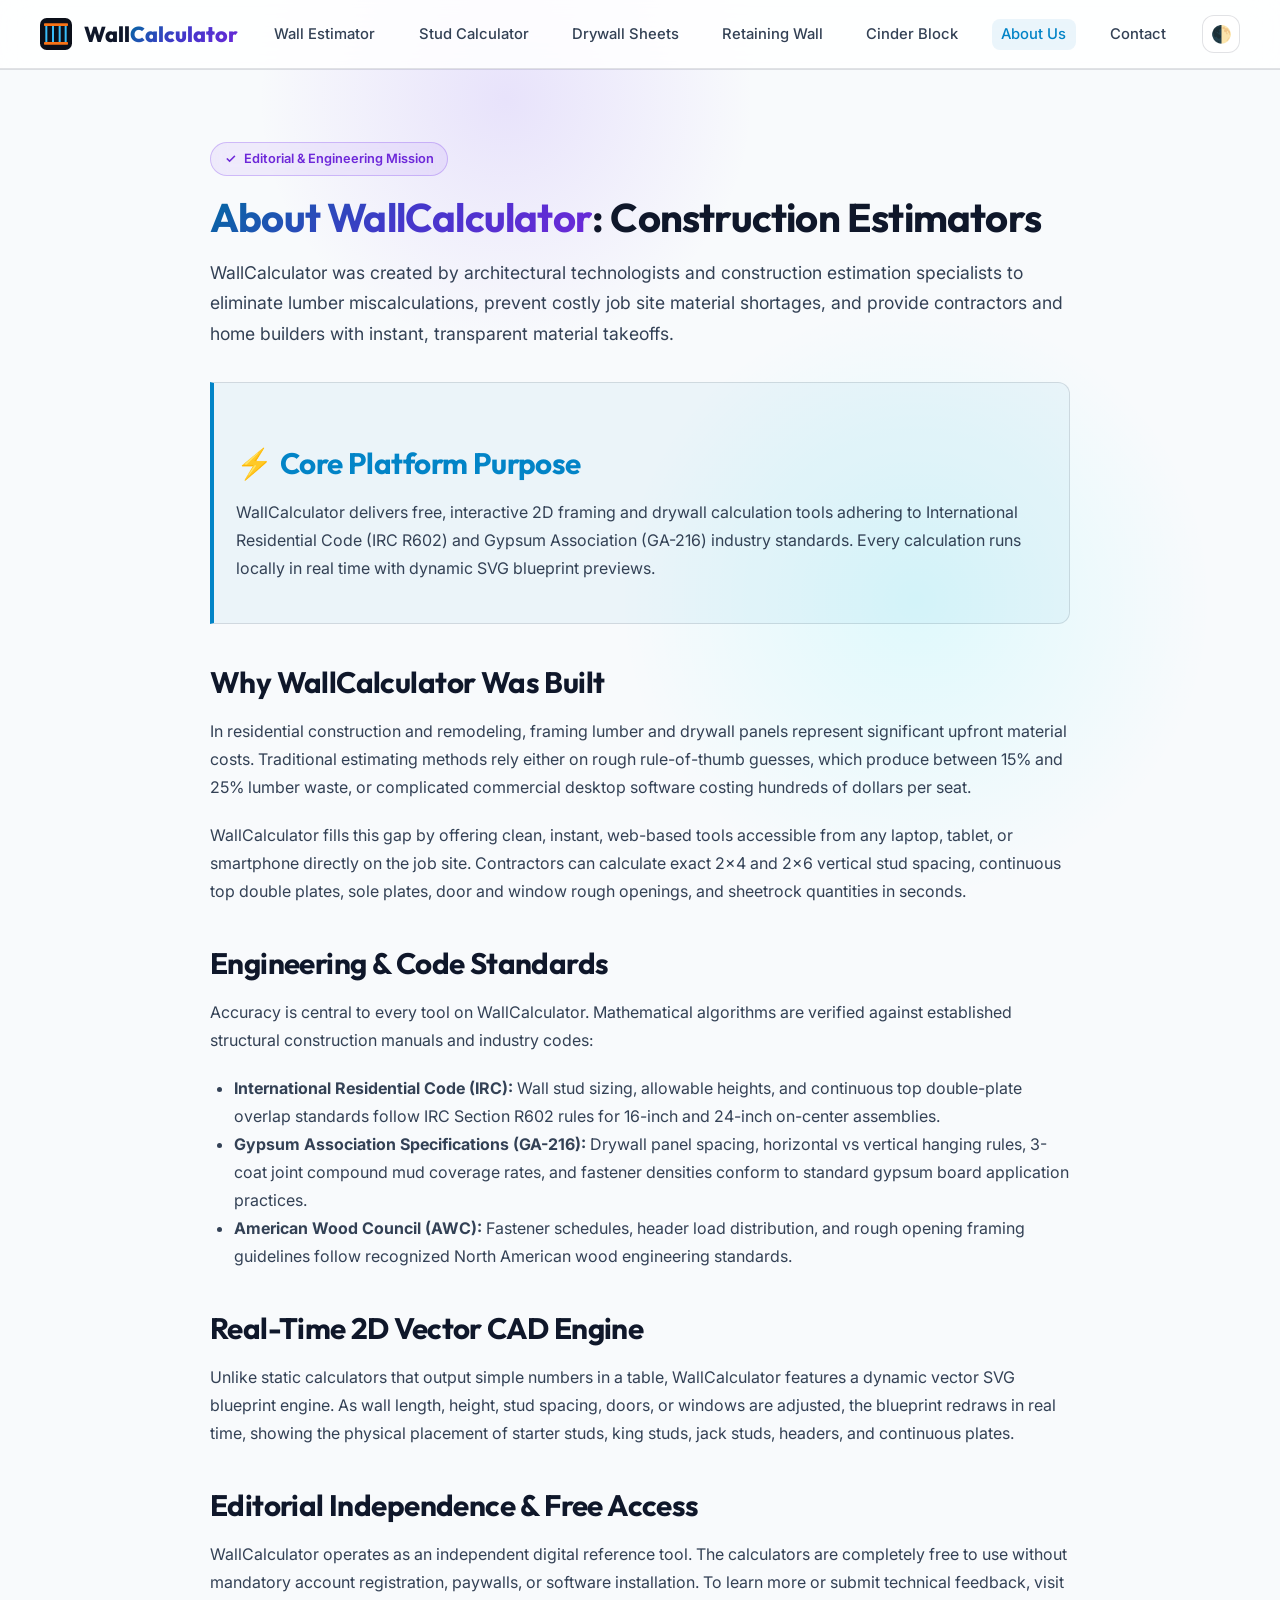
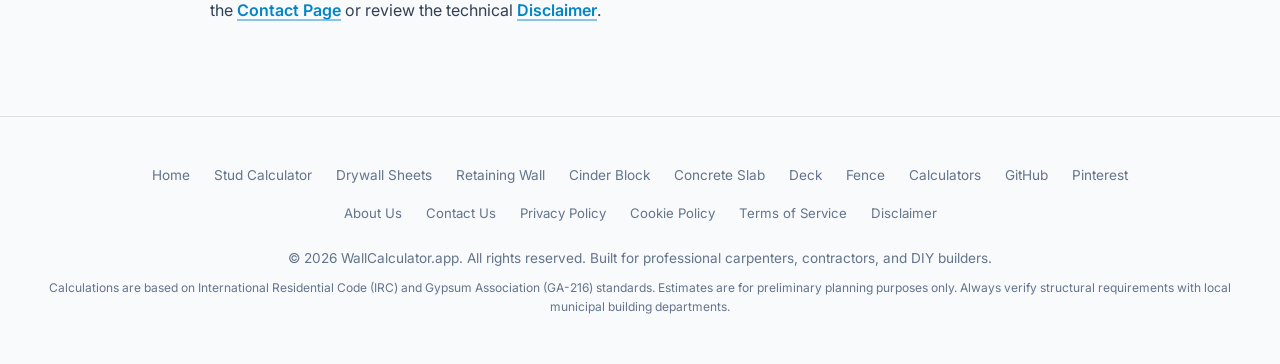
<file: about.html>
<!DOCTYPE html>
<html lang="en" data-theme="light">
<head>
  <script>
    (function() {
      try {
        var saved = localStorage.getItem('theme');
        if (saved) document.documentElement.setAttribute('data-theme', saved);
      } catch (e) {}
    })();
  </script>
  <meta charset="UTF-8">
  <meta name="viewport" content="width=device-width, initial-scale=1.0">
  <meta http-equiv="X-UA-Compatible" content="IE=edge">
  <meta name="google-site-verification" content="uwycXcCau8QxGhGAJXw8MdhRhaqfwocgm-C9AI3S3YY" />
  
  <!-- Primary Meta Tags -->
  <title>About WallCalculator - Precision Framing Estimators</title>
  <meta name="title" content="About WallCalculator - Precision Framing Estimators">
  <meta name="description" content="Learn about WallCalculator, an independent engineering resource providing accurate 2D wall framing, stud takeoffs, and drywall calculations.">
  <link rel="canonical" href="https://wallcalculator.app/about">
  
  <!-- Open Graph / Facebook -->
  <meta property="og:type" content="website">
  <meta property="og:url" content="https://wallcalculator.app/about">
  <meta property="og:title" content="About WallCalculator - Precision Framing Estimators">
  <meta property="og:description" content="Learn about WallCalculator, an independent engineering resource providing accurate 2D wall framing, stud takeoffs, and drywall calculations.">
  <meta property="og:image" content="https://wallcalculator.app/og-image.jpg">

  <!-- Twitter -->
  <meta name="twitter:card" content="summary_large_image">
  <meta name="twitter:url" content="https://wallcalculator.app/about">
  <meta name="twitter:title" content="About WallCalculator - Precision Framing Estimators">
  <meta name="twitter:description" content="Learn about WallCalculator, an independent engineering resource providing accurate 2D wall framing, stud takeoffs, and drywall calculations.">
  <meta name="twitter:image" content="https://wallcalculator.app/og-image.jpg">

  <!-- Favicon -->
  <link rel="icon" type="image/svg+xml" href="/favicon.svg">
  <link rel="apple-touch-icon" href="/favicon.svg">

  <!-- Google Fonts - Asynchronous Non-Render-Blocking -->
  <link rel="preconnect" href="https://fonts.googleapis.com">
  <link rel="preconnect" href="https://fonts.gstatic.com" crossorigin>
  <link rel="preload" as="style" href="https://fonts.googleapis.com/css2?family=Inter:wght@400;500;600;700&family=Outfit:wght@500;600;700;800&display=swap">
  <link rel="stylesheet" href="https://fonts.googleapis.com/css2?family=Inter:wght@400;500;600;700&family=Outfit:wght@500;600;700;800&display=swap" media="print" onload="this.media='all'">
  <noscript>
    <link rel="stylesheet" href="https://fonts.googleapis.com/css2?family=Inter:wght@400;500;600;700&family=Outfit:wght@500;600;700;800&display=swap">
  </noscript>

  <!-- AI Agent Discovery (ARD & llms.txt) -->
  <link rel="alternate" type="application/json" href="/.well-known/ai-catalog.json" title="AI Agent Catalog">

  <!-- Inlined Master Stylesheet (Zero Network Round-Trips for Instant FCP) -->
  <style>
:root{--brand-primary:#00F0FF;--brand-primary-hover:#38BDF8;--brand-accent:#8B5CF6;--brand-accent-hover:#7C3AED;--brand-indigo:#6366F1;--brand-cyan:#06B6D4;--brand-pink:#EC4899;--brand-success:#10B981;--gradient-cta:linear-gradient(135deg,#00F0FF 0%,#3B82F6 45%,#8B5CF6 100%);--gradient-text:linear-gradient(135deg,#00F0FF 0%,#818CF8 50%,#C084FC 100%);--bg-body:#060714;--bg-surface:#0A0D22;--bg-card:rgba(14,18,41,0.85);--bg-card-hover:rgba(22,28,62,0.9);--bg-input:#090C1E;--border-color:rgba(139,92,246,0.22);--border-focus:#00F0FF;--text-main:#F8FAFC;--text-muted:#94A3B8;--text-dim:#64748B;--blueprint-grid:rgba(0,240,255,0.08);--blueprint-line:#00F0FF;--shadow-sm:0 2px 8px rgba(0,0,0,0.4);--shadow-md:0 8px 24px rgba(0,0,0,0.5),0 0 15px rgba(139,92,246,0.15);--shadow-lg:0 16px 40px rgba(0,0,0,0.6),0 0 30px rgba(0,240,255,0.15);--radius-sm:8px;--radius-md:12px;--radius-lg:18px;--radius-full:9999px;--transition:all 0.25s cubic-bezier(0.16,1,0.3,1)}[data-theme="light"]{--brand-primary:#0284C7;--brand-primary-hover:#0369A1;--brand-accent:#7C3AED;--brand-accent-hover:#6D28D9;--brand-indigo:#4F46E5;--brand-cyan:#0284C7;--brand-pink:#BE185D;--brand-success:#047857;--gradient-cta:linear-gradient(135deg,#0284C7 0%,#4F46E5 50%,#7C3AED 100%);--gradient-text:linear-gradient(135deg,#0369A1 0%,#4338CA 50%,#6D28D9 100%);--bg-body:#F8FAFC;--bg-surface:#FFFFFF;--bg-card:#FFFFFF;--bg-card-hover:#F1F5F9;--bg-input:#F8FAFC;--border-color:rgba(15,23,42,0.12);--border-focus:#0284C7;--text-main:#0F172A;--text-muted:#334155;--text-dim:#64748B;--blueprint-grid:rgba(2,132,199,0.08);--blueprint-line:#0284C7;--shadow-sm:0 2px 4px rgba(15,23,42,0.05);--shadow-md:0 6px 18px rgba(15,23,42,0.08);--shadow-lg:0 12px 32px rgba(15,23,42,0.1)}html{scroll-behavior:smooth;scroll-padding-top:72px}*,*::before,*::after{box-sizing:border-box;margin:0;padding:0}body{font-family:'Inter',-apple-system,BlinkMacSystemFont,'Segoe UI',Roboto,sans-serif;background-color:var(--bg-body);color:var(--text-main);line-height:1.6;-webkit-font-smoothing:antialiased;text-rendering:optimizeLegibility;transition:background-color 0.3s ease,color 0.3s ease;position:relative;overflow-x:hidden}body::before{content:'';position:absolute;top:-150px;left:20%;width:500px;height:500px;background:radial-gradient(circle,rgba(139,92,246,0.15) 0%,transparent 70%);pointer-events:none;z-index:0}body::after{content:'';position:absolute;top:300px;right:5%;width:600px;height:600px;background:radial-gradient(circle,rgba(0,240,255,0.1) 0%,transparent 70%);pointer-events:none;z-index:0}h1,h2,h3,h4,.font-heading{font-family:'Outfit',-apple-system,BlinkMacSystemFont,'Segoe UI',Roboto,sans-serif;font-weight:700;line-height:1.25;letter-spacing:-0.02em}a{color:inherit;text-decoration:none}.container{width:100%;max-width:1240px;margin:0 auto;padding:0 1.25rem;position:relative;z-index:1}.header-nav{position:sticky;top:0;z-index:100;background:rgba(6,7,20,0.85);backdrop-filter:blur(16px);-webkit-backdrop-filter:blur(16px);border-bottom:1px solid var(--border-color);transition:background 0.3s ease}[data-theme="light"] .header-nav{background:rgba(255,255,255,0.85)}.nav-inner{display:flex;align-items:center;justify-content:space-between;height:68px}.brand-logo{display:flex;align-items:center;gap:0.75rem;font-family:'Outfit',-apple-system,BlinkMacSystemFont,'Segoe UI',Roboto,sans-serif;font-size:1.35rem;font-weight:800}.brand-logo svg{width:32px;height:32px}.brand-logo span.accent{background:var(--gradient-text);-webkit-background-clip:text;-webkit-text-fill-color:transparent}.nav-links{display:flex;align-items:center;gap:1.5rem;list-style:none}.nav-links a{font-size:0.925rem;font-weight:500;color:var(--text-muted);transition:var(--transition);padding:0.4rem 0.6rem;border-radius:var(--radius-sm)}.nav-links a:hover,.nav-links a.active{color:var(--brand-primary);background:rgba(0,240,255,0.08)}[data-theme="light"] .nav-links a:hover,[data-theme="light"] .nav-links a.active{color:#0284C7;background:rgba(2,132,199,0.08)}.nav-actions{display:flex;align-items:center;gap:0.5rem}.btn-icon{background:var(--bg-card);border:1px solid var(--border-color);color:var(--text-main);width:38px;height:38px;border-radius:var(--radius-md);display:flex;align-items:center;justify-content:center;cursor:pointer;transition:var(--transition);font-size:1.05rem}.btn-icon:hover{background:var(--bg-card-hover);border-color:var(--brand-primary);box-shadow:0 0 12px rgba(0,240,255,0.3)}.mobile-menu-toggle{display:none}@media (max-width:768px){.nav-inner{height:58px}.brand-logo{font-size:1.15rem;gap:0.5rem}.brand-logo svg{width:26px;height:26px}.mobile-menu-toggle{display:flex}.nav-links{position:fixed;top:58px;left:0;right:0;background:var(--bg-surface);border-bottom:1px solid var(--border-color);box-shadow:var(--shadow-lg);flex-direction:column;align-items:stretch;gap:0.35rem;padding:1rem 1.25rem 1.25rem;display:none;z-index:999;backdrop-filter:blur(16px);-webkit-backdrop-filter:blur(16px)}.nav-links.mobile-open{display:flex;animation:menuSlideDown 0.22s cubic-bezier(0.16,1,0.3,1)}.nav-links a{font-size:0.95rem;padding:0.75rem 0.85rem;border-radius:var(--radius-sm);display:block;width:100%}@keyframes menuSlideDown{from{opacity:0;transform:translateY(-8px)}to{opacity:1;transform:translateY(0)}}}.hero-section{padding:3rem 0 4rem;position:relative;overflow:hidden}.hero-grid{display:grid;grid-template-columns:1fr 1.35fr;gap:2.5rem;align-items:start}@media (max-width:992px){.hero-section{padding:1.75rem 0 2.5rem}.hero-grid{grid-template-columns:1fr;gap:1.75rem}}@media (max-width:640px){.hero-section{padding:1.25rem 0 2rem}.hero-copy{text-align:center}.trust-badges{align-items:flex-start;text-align:left;margin:0 auto 1.25rem;max-width:480px}}.badge-pill{display:inline-flex;align-items:center;gap:0.5rem;background:rgba(139,92,246,0.15);color:#C084FC;border:1px solid rgba(139,92,246,0.35);padding:0.35rem 0.85rem;border-radius:var(--radius-full);font-size:0.8rem;font-weight:600;margin-bottom:1.25rem;backdrop-filter:blur(8px)}[data-theme="light"] .badge-pill{background:rgba(124,58,237,0.08);color:#6D28D9;border-color:rgba(124,58,237,0.28)}.hero-title{font-size:2.75rem;margin-bottom:1rem}.hero-title .accent{background:var(--gradient-text);-webkit-background-clip:text;-webkit-text-fill-color:transparent}.hero-subtitle{font-size:1.05rem;color:var(--text-muted);margin-bottom:1.75rem;line-height:1.65}.trust-badges{display:flex;flex-direction:column;gap:0.75rem;margin-bottom:2rem}.trust-item{display:flex;align-items:center;gap:0.6rem;font-size:0.9rem;color:var(--text-muted)}.trust-item span.icon{font-size:1.15rem}.calc-card{background:var(--bg-card);backdrop-filter:blur(16px);-webkit-backdrop-filter:blur(16px);border:1px solid var(--border-color);border-radius:var(--radius-lg);padding:1.75rem;box-shadow:var(--shadow-lg);position:relative}.mode-tabs{display:grid;grid-template-columns:repeat(3,1fr);gap:0.4rem;background:var(--bg-input);padding:0.3rem;border-radius:var(--radius-md);margin-bottom:1.5rem;border:1px solid rgba(255,255,255,0.05)}.tab-label-short{display:none}.tab-label-full{display:inline}.mode-btn{background:transparent;border:none;color:var(--text-muted);font-family:'Inter',sans-serif;font-size:0.85rem;font-weight:600;padding:0.6rem 0.5rem;border-radius:var(--radius-sm);cursor:pointer;transition:var(--transition);text-align:center}.mode-btn.active{background:rgba(0,240,255,0.12);color:#00F0FF;border:1px solid rgba(0,240,255,0.35);box-shadow:0 0 12px rgba(0,240,255,0.2)}[data-theme="light"] .mode-btn.active{background:rgba(2,132,199,0.1);color:#0369A1;border:1px solid #0284C7;box-shadow:0 2px 8px rgba(2,132,199,0.15)}.form-row-2{display:grid;grid-template-columns:1fr 1fr;gap:1rem;margin-bottom:1.25rem}.form-group{display:flex;flex-direction:column;gap:0.4rem}.form-label{font-size:0.825rem;font-weight:600;color:var(--text-muted);text-transform:uppercase;letter-spacing:0.05em;display:flex;justify-content:space-between}.input-with-unit{position:relative;display:flex;align-items:center}.form-input{width:100%;background:var(--bg-input);border:1px solid var(--border-color);color:var(--text-main);font-size:1.05rem;font-weight:600;padding:0.75rem 2.75rem 0.75rem 0.85rem;border-radius:var(--radius-md);outline:none;transition:var(--transition)}.form-input:focus{border-color:var(--border-focus);box-shadow:0 0 0 3px rgba(0,240,255,0.25)}.unit-tag{position:absolute;right:0.85rem;font-size:0.825rem;font-weight:700;color:var(--brand-primary);pointer-events:none}.pill-group{display:grid;grid-template-columns:repeat(2,1fr);gap:0.5rem}.pill-group.cols-3{grid-template-columns:repeat(3,1fr)}.pill-group.cols-4{grid-template-columns:repeat(4,1fr)}@media (max-width:640px){.pill-group.cols-3,.pill-group.cols-4{grid-template-columns:repeat(2,1fr)}}.pill-option{position:relative}.pill-option input[type="radio"]{position:absolute;opacity:0;cursor:pointer}.pill-label{display:flex;flex-direction:column;align-items:center;justify-content:center;background:var(--bg-input);border:1px solid var(--border-color);padding:0.6rem 0.5rem;border-radius:var(--radius-md);font-size:0.85rem;font-weight:600;color:var(--text-muted);cursor:pointer;transition:var(--transition);text-align:center}.pill-option input[type="radio"]:checked+.pill-label{border-color:#00F0FF;background:rgba(0,240,255,0.1);color:#00F0FF;box-shadow:0 0 12px rgba(0,240,255,0.2)}[data-theme="light"] .pill-option input[type="radio"]:checked+.pill-label{border-color:#0284C7;background:rgba(2,132,199,0.08);color:#0284C7;box-shadow:0 2px 8px rgba(2,132,199,0.15)}.pill-desc{font-size:0.72rem;font-weight:400;color:var(--text-dim);margin-top:0.15rem}.openings-box{background:rgba(0,0,0,0.25);border:1px dashed var(--border-color);padding:0.85rem;border-radius:var(--radius-md);margin-bottom:1.25rem}[data-theme="light"] .openings-box{background:#F1F5F9;border-color:rgba(15,23,42,0.15)}.openings-header{display:flex;justify-content:space-between;align-items:center;font-size:0.85rem;font-weight:600;color:var(--text-muted);margin-bottom:0.6rem}.openings-inputs{display:grid;grid-template-columns:1fr 1fr;gap:0.75rem}@media (max-width:640px){.openings-inputs{grid-template-columns:1fr 1fr !important}}.slider-container{margin-bottom:1.25rem}.slider-header{display:flex;justify-content:space-between;font-size:0.825rem;font-weight:600;color:var(--text-muted);margin-bottom:0.35rem}.range-slider{width:100%;accent-color:#00F0FF;cursor:pointer}.blueprint-wrapper{background:#04050E;border:1px solid rgba(0,240,255,0.3);border-radius:var(--radius-md);padding:1rem;margin-bottom:1.5rem;position:relative;overflow:hidden;background-image:linear-gradient(var(--blueprint-grid) 1px,transparent 1px),linear-gradient(90deg,var(--blueprint-grid) 1px,transparent 1px);background-size:20px 20px;box-shadow:inset 0 0 20px rgba(0,240,255,0.05)}.blueprint-header{display:flex;justify-content:space-between;align-items:center;margin-bottom:0.5rem;font-size:0.75rem;font-weight:700;text-transform:uppercase;color:#00F0FF;letter-spacing:0.08em}#blueprint-svg{width:100%;height:180px;display:block;overflow:visible}.blueprint-legend{display:flex;gap:1.25rem;margin-top:0.5rem;font-size:0.725rem;color:#94A3B8}.legend-item{display:flex;align-items:center;gap:0.35rem}.legend-color{width:10px;height:10px;border-radius:2px}.results-section{border-top:1px solid var(--border-color);padding-top:1.5rem}.results-title{font-size:1rem;font-weight:700;margin-bottom:1rem;display:flex;align-items:center;justify-content:space-between}.results-grid{display:grid;grid-template-columns:repeat(3,1fr);gap:0.75rem;margin-bottom:1.25rem}@media (max-width:640px){.results-grid{grid-template-columns:repeat(2,1fr);gap:0.5rem;margin-bottom:1rem}}.takeoff-card{background:var(--bg-surface);border:1px solid var(--border-color);padding:0.85rem;border-radius:var(--radius-md);display:flex;flex-direction:column}.takeoff-card.highlight{border-color:var(--brand-primary);background:rgba(0,240,255,0.08);box-shadow:0 0 15px rgba(0,240,255,0.15)}[data-theme="light"] .takeoff-card.highlight{background:rgba(2,132,199,0.06);border-color:#0284C7;box-shadow:0 2px 10px rgba(2,132,199,0.1)}.takeoff-card.accent{border-color:var(--brand-accent);background:rgba(139,92,246,0.08);box-shadow:0 0 15px rgba(139,92,246,0.15)}[data-theme="light"] .takeoff-card.accent{background:rgba(124,58,237,0.06);border-color:#7C3AED;box-shadow:0 2px 10px rgba(124,58,237,0.1)}.takeoff-label{font-size:0.75rem;font-weight:600;color:var(--text-dim);text-transform:uppercase}.takeoff-val{font-family:'Outfit',-apple-system,BlinkMacSystemFont,'Segoe UI',Roboto,sans-serif;font-size:1.65rem;font-weight:800;color:var(--text-main);margin:0.2rem 0}.takeoff-sub{font-size:0.72rem;color:var(--text-muted)}.cost-estimation-box{background:var(--bg-surface);border:1px solid var(--border-color);border-radius:var(--radius-md);padding:1rem;margin-bottom:1.25rem;display:flex;justify-content:space-between;align-items:center}[data-theme="light"] .cost-estimation-box{background:#FFFFFF;box-shadow:var(--shadow-sm)}.cost-total-display{display:flex;flex-direction:column}.cost-total-display .label{font-size:0.75rem;font-weight:700;text-transform:uppercase;color:var(--brand-accent)}[data-theme="light"] .cost-total-display .label{color:#6D28D9}.cost-total-display .number{font-family:'Outfit',-apple-system,BlinkMacSystemFont,'Segoe UI',Roboto,sans-serif;font-size:1.85rem;font-weight:800;color:var(--brand-primary);text-shadow:0 0 15px rgba(0,240,255,0.4)}[data-theme="light"] .cost-total-display .number{color:#0284C7;text-shadow:none}.btn-toggle-costs{font-size:0.8rem;color:var(--text-muted);background:transparent;border:1px solid var(--border-color);padding:0.35rem 0.75rem;border-radius:var(--radius-sm);cursor:pointer;transition:var(--transition)}.btn-toggle-costs:hover{color:#00F0FF;border-color:#00F0FF}.cost-breakdown-details{display:none;padding-top:0.85rem;margin-top:0.85rem;border-top:1px dashed var(--border-color)}.cost-breakdown-details.open{display:block}.cost-table{width:100%;font-size:0.825rem;border-collapse:collapse}.cost-table td{padding:0.4rem 0.2rem;color:var(--text-muted)}.cost-table td.cost-num{text-align:right;font-weight:600;color:var(--text-main)}.action-buttons{display:grid;grid-template-columns:1fr 1fr;gap:0.75rem}.btn-primary{background:var(--gradient-cta);color:#FFFFFF;border:none;font-family:'Outfit',-apple-system,BlinkMacSystemFont,'Segoe UI',Roboto,sans-serif;font-size:0.95rem;font-weight:700;padding:0.85rem 1.25rem;border-radius:var(--radius-md);cursor:pointer;display:flex;align-items:center;justify-content:center;gap:0.5rem;transition:var(--transition);box-shadow:0 4px 20px rgba(0,240,255,0.3),0 0 25px rgba(139,92,246,0.25)}.btn-primary:hover{transform:translateY(-2px);box-shadow:0 6px 24px rgba(0,240,255,0.45),0 0 35px rgba(139,92,246,0.35)}.btn-secondary{background:rgba(255,255,255,0.05);color:var(--text-main);border:1px solid var(--border-color);font-family:'Outfit',-apple-system,BlinkMacSystemFont,'Segoe UI',Roboto,sans-serif;font-size:0.95rem;font-weight:700;padding:0.85rem 1.25rem;border-radius:var(--radius-md);cursor:pointer;display:flex;align-items:center;justify-content:center;gap:0.5rem;transition:var(--transition)}.btn-secondary:hover{background:rgba(255,255,255,0.1);border-color:var(--brand-primary)}[data-theme="light"] .btn-secondary{background:#FFFFFF;color:#0F172A;border-color:rgba(15,23,42,0.15);box-shadow:0 1px 3px rgba(15,23,42,0.08)}[data-theme="light"] .btn-secondary:hover{background:#F8FAFC;border-color:#0284C7;color:#0284C7}.suite-section{padding:4.5rem 0;border-top:1px solid var(--border-color);background:rgba(6,7,20,0.5)}[data-theme="light"] .suite-section{background:#F8FAFC;border-top:1px solid rgba(15,23,42,0.08)}.section-head{text-align:center;max-width:650px;margin:0 auto 3rem}.section-eyebrow{display:inline-block;color:var(--brand-primary);font-size:0.825rem;font-weight:700;text-transform:uppercase;letter-spacing:0.1em;margin-bottom:0.5rem}[data-theme="light"] .section-eyebrow{color:#0284C7}.section-title{font-size:2.15rem;margin-bottom:0.75rem}.section-subtitle{color:var(--text-muted);font-size:0.975rem}.tools-grid{display:grid;grid-template-columns:repeat(auto-fit,minmax(280px,1fr));gap:1.25rem}.tool-card{background:var(--bg-card);border:1px solid var(--border-color);border-radius:var(--radius-lg);padding:1.5rem;display:flex;flex-direction:column;transition:var(--transition)}[data-theme="light"] .tool-card{background:#FFFFFF;border-color:rgba(15,23,42,0.12);box-shadow:0 2px 10px rgba(15,23,42,0.04)}.tool-card:hover{transform:translateY(-4px);border-color:var(--brand-primary);box-shadow:0 8px 30px rgba(0,0,0,0.5),0 0 20px rgba(0,240,255,0.2)}[data-theme="light"] .tool-card:hover{border-color:#0284C7;box-shadow:0 8px 24px rgba(15,23,42,0.08)}.tool-card-icon{width:44px;height:44px;border-radius:var(--radius-md);background:rgba(0,240,255,0.1);color:var(--brand-primary);display:flex;align-items:center;justify-content:center;margin-bottom:1.15rem}[data-theme="light"] .tool-card-icon{background:rgba(2,132,199,0.1);color:#0284C7}.tool-card-icon svg{width:24px;height:24px}.tool-card-title{font-size:1.2rem;margin-bottom:0.5rem;color:var(--text-main)}.tool-card-desc{font-size:0.875rem;color:var(--text-muted);margin-bottom:1.25rem;flex-grow:1}.tool-card-link{font-size:0.85rem;font-weight:700;color:var(--brand-primary);display:flex;align-items:center;gap:0.35rem}[data-theme="light"] .tool-card-link{color:#0284C7}.article-section{padding:4.5rem 0;border-top:1px solid var(--border-color)}.prose-content{max-width:860px;margin:0 auto}.aeo-direct-box{background:rgba(139,92,246,0.1);border-left:4px solid var(--brand-primary);border-radius:0 var(--radius-md) var(--radius-md) 0;padding:1.35rem;margin-bottom:2.5rem;border-top:1px solid var(--border-color);border-right:1px solid var(--border-color);border-bottom:1px solid var(--border-color)}[data-theme="light"] .aeo-direct-box{background:rgba(2,132,199,0.05);border-left-color:#0284C7}.aeo-title{font-size:1.05rem;font-weight:700;color:var(--brand-primary);display:flex;align-items:center;gap:0.5rem;margin-bottom:0.5rem}[data-theme="light"] .aeo-title{color:#0284C7}.aeo-text{font-size:0.95rem;line-height:1.7}.prose-content h2{font-size:1.85rem;margin:2.5rem 0 1rem;color:var(--text-main)}.prose-content h3{font-size:1.35rem;margin:1.75rem 0 0.75rem;color:#C084FC}[data-theme="light"] .prose-content h3{color:#4338CA}.prose-content p{color:var(--text-muted);font-size:1rem;line-height:1.75;margin-bottom:1.25rem}.prose-content a,.article-section a{color:#00F0FF;text-decoration:underline;text-underline-offset:3px;text-decoration-thickness:1.5px;font-weight:600;transition:var(--transition)}.prose-content a:hover,.article-section a:hover{color:#8B5CF6;text-decoration-thickness:2.5px}[data-theme="light"] .prose-content a,[data-theme="light"] .article-section a{color:#0284C7;text-decoration-color:rgba(2,132,199,0.45)}[data-theme="light"] .prose-content a:hover,[data-theme="light"] .article-section a:hover{color:#0369A1;text-decoration-color:#0369A1}.prose-content ul,.prose-content ol{color:var(--text-muted);padding-left:1.5rem;margin-bottom:1.5rem;line-height:1.75}.formula-card{background:var(--bg-card);border:1px solid var(--border-color);border-radius:var(--radius-md);padding:1.25rem;margin:1.5rem 0}.formula-code{background:var(--bg-input);padding:0.75rem 1rem;border-radius:var(--radius-sm);font-family:'Courier New',Courier,monospace;font-size:0.95rem;color:var(--brand-primary);font-weight:700;display:block;margin:0.5rem 0;border:1px solid var(--border-color)}[data-theme="light"] .formula-code{color:#0369A1;background:#E2E8F0}.data-table-wrapper{overflow-x:auto;margin:1.75rem 0}.data-table{width:100%;border-collapse:collapse;font-size:0.9rem}.data-table th,.data-table td{padding:0.75rem 1rem;text-align:left;border-bottom:1px solid var(--border-color)}.data-table th{background:var(--bg-input);color:var(--text-main);font-weight:700}.data-table td{color:var(--text-muted)}.faq-list{display:flex;flex-direction:column;gap:0.75rem;margin-top:1.5rem}.faq-item{background:var(--bg-card);border:1px solid var(--border-color);border-radius:var(--radius-md);overflow:hidden;transition:var(--transition)}.faq-question{width:100%;background:transparent;border:none;padding:1.15rem 1.25rem;text-align:left;font-family:'Outfit',-apple-system,BlinkMacSystemFont,'Segoe UI',Roboto,sans-serif;font-size:1.05rem;font-weight:700;color:var(--text-main);cursor:pointer;display:flex;justify-content:space-between;align-items:center}.faq-icon{font-size:1.25rem;color:var(--brand-primary);transition:transform 0.2s ease}[data-theme="light"] .faq-icon{color:#0284C7}.faq-item.open .faq-icon{transform:rotate(45deg)}.faq-answer{max-height:0;overflow:hidden;transition:max-height 0.3s cubic-bezier(0,1,0,1);padding:0 1.25rem;color:var(--text-muted);font-size:0.925rem;line-height:1.7}.faq-item.open .faq-answer{max-height:500px;padding-bottom:1.25rem;transition:max-height 0.3s ease-in-out}.site-footer{border-top:1px solid var(--border-color);padding:3rem 0;background:var(--bg-body);text-align:center;color:var(--text-dim);font-size:0.85rem}.footer-links{display:flex;justify-content:center;gap:1.5rem;margin-bottom:1rem}.footer-links a:hover{color:var(--brand-primary)}[data-theme="light"] .footer-links a:hover{color:#0284C7}@media (max-width:768px){.container{padding:0 1rem}.hero-section{padding:1.25rem 0 2rem}.hero-title{font-size:1.95rem;line-height:1.22;margin-bottom:0.75rem}.hero-subtitle{font-size:0.925rem;line-height:1.55;margin-bottom:1.25rem}.badge-pill{font-size:0.72rem;padding:0.25rem 0.65rem;margin-bottom:0.85rem;max-width:100%;white-space:normal;text-align:center}.suite-section{padding:2.75rem 0}.section-title{font-size:1.7rem}.section-head{margin-bottom:1.75rem}.tools-grid{grid-template-columns:1fr;gap:1rem}.article-section{padding:2.75rem 0}.prose-content h2{font-size:1.45rem;margin:2rem 0 0.85rem}.prose-content h3{font-size:1.2rem;margin:1.5rem 0 0.65rem}.data-table-wrapper{margin:1.25rem -0.5rem;padding:0 0.5rem;overflow-x:auto;-webkit-overflow-scrolling:touch}.data-table th,.data-table td{padding:0.55rem 0.65rem;font-size:0.8rem;white-space:nowrap}.faq-question{padding:0.95rem 1rem;font-size:0.95rem}.site-footer{padding:2.25rem 0}.footer-links{flex-wrap:wrap;gap:0.75rem 1.25rem}}@media (max-width:540px){.hero-title{font-size:1.7rem}.calc-card{padding:1.15rem 0.85rem;border-radius:var(--radius-md)}.tab-label-short{display:inline}.tab-label-full{display:none}.mode-tabs{gap:0.25rem;padding:0.25rem;margin-bottom:1.25rem}.mode-btn{font-size:0.75rem;padding:0.5rem 0.25rem}.form-row-2{gap:0.5rem}.form-label{font-size:0.75rem}.form-input{font-size:0.95rem;padding:0.65rem 2.25rem 0.65rem 0.65rem}.unit-tag{right:0.65rem;font-size:0.75rem}.pill-group{gap:0.35rem}.pill-label{padding:0.5rem 0.25rem;font-size:0.775rem}.pill-desc{font-size:0.65rem}.openings-inputs{gap:0.5rem}.blueprint-wrapper{padding:0.75rem 0.5rem;margin-bottom:1.25rem}#blueprint-svg{height:150px}.blueprint-legend{flex-wrap:wrap;gap:0.5rem 0.85rem;justify-content:center;font-size:0.7rem}.takeoff-card{padding:0.65rem 0.5rem}.takeoff-label{font-size:0.68rem}.takeoff-val{font-size:1.35rem}.takeoff-sub{font-size:0.65rem}.cost-estimation-box{flex-direction:column;align-items:stretch;text-align:center;gap:0.75rem;padding:0.85rem}.cost-total-display{align-items:center}.cost-total-display .number{font-size:1.65rem}.btn-toggle-costs{width:100%;padding:0.5rem}.action-buttons{grid-template-columns:1fr;gap:0.5rem}.btn-primary,.btn-secondary{padding:0.75rem 1rem;font-size:0.9rem;width:100%}}@media print{body{background:#FFFFFF !important;color:#000000 !important}.header-nav,.suite-section,.article-section,.site-footer,.action-buttons,.mode-tabs{display:none !important}.hero-grid{grid-template-columns:1fr !important}.calc-card{border:none !important;box-shadow:none !important;padding:0 !important}.blueprint-wrapper{background:#FFFFFF !important;border:1px solid #000000 !important}.takeoff-card{border:1px solid #CCCCCC !important;color:#000000 !important}}.hero-toc-card{background:var(--bg-card);border:1px solid var(--border-color);border-radius:var(--radius-lg);padding:1.15rem 1.25rem;backdrop-filter:blur(14px);-webkit-backdrop-filter:blur(14px);box-shadow:var(--shadow-md);margin-top:0.75rem;transition:var(--transition)}[data-theme="light"] .hero-toc-card{background:#FFFFFF;border-color:rgba(15,23,42,0.12);box-shadow:0 4px 16px rgba(15,23,42,0.06)}.hero-toc-header{display:flex;align-items:center;justify-content:space-between;margin-bottom:0.75rem;padding-bottom:0.6rem;border-bottom:1px solid var(--border-color)}.hero-toc-title{display:flex;align-items:center;gap:0.45rem;font-family:'Outfit',sans-serif;font-size:0.825rem;font-weight:700;text-transform:uppercase;letter-spacing:0.08em;color:var(--brand-primary)}[data-theme="light"] .hero-toc-title{color:#0284C7}.hero-toc-badge{font-size:0.7rem;font-weight:600;color:var(--text-dim);background:var(--bg-input);padding:0.15rem 0.5rem;border-radius:var(--radius-full);border:1px solid var(--border-color)}.hero-toc-nav{display:flex;flex-direction:column;gap:0.2rem}.hero-toc-link{display:flex;align-items:center;gap:0.5rem;font-size:0.825rem;font-weight:500;color:var(--text-muted);padding:0.35rem 0.55rem;border-radius:var(--radius-sm);transition:var(--transition);text-decoration:none}.hero-toc-link:hover{color:var(--brand-primary);background:rgba(0,240,255,0.08);transform:translateX(3px)}[data-theme="light"] .hero-toc-link:hover{color:#0284C7;background:rgba(2,132,199,0.06)}.hero-toc-link.active{color:var(--brand-primary);background:rgba(0,240,255,0.08);font-weight:600}.hero-toc-bullet{width:5px;height:5px;border-radius:50%;background:var(--brand-accent);flex-shrink:0;transition:var(--transition)}.hero-toc-link:hover .hero-toc-bullet,.hero-toc-link.active .hero-toc-bullet{background:var(--brand-primary);box-shadow:0 0 6px var(--brand-primary);transform:scale(1.35)}[data-theme="light"] .hero-toc-bullet{background:#7C3AED}[data-theme="light"] .hero-toc-link:hover .hero-toc-bullet,[data-theme="light"] .hero-toc-link.active .hero-toc-bullet{background:#0284C7;box-shadow:0 0 6px rgba(2,132,199,0.5)}.hero-toc-toggle{display:none;width:100%;background:var(--bg-card);border:1px solid var(--border-color);border-radius:var(--radius-md);padding:0.65rem 0.95rem;color:var(--text-main);font-family:'Outfit',sans-serif;font-size:0.875rem;font-weight:600;cursor:pointer;align-items:center;justify-content:space-between;transition:var(--transition)}[data-theme="light"] .hero-toc-toggle{background:#FFFFFF;border-color:rgba(15,23,42,0.12)}.hero-toc-toggle .chevron{font-size:0.8rem;color:var(--brand-primary);transition:transform 0.2s ease}[data-theme="light"] .hero-toc-toggle .chevron{color:#0284C7}@media (max-width:992px){.hero-toc-card{padding:0;background:transparent;border:none;box-shadow:none;margin-top:0.5rem;margin-bottom:1.5rem}.hero-toc-header{display:none}.hero-toc-toggle{display:flex}.hero-toc-nav{display:none;grid-template-columns:1fr;gap:0.25rem;background:var(--bg-card);border:1px solid var(--border-color);border-radius:var(--radius-md);padding:0.65rem;margin-top:0.4rem}[data-theme="light"] .hero-toc-nav{background:#FFFFFF;box-shadow:0 4px 16px rgba(15,23,42,0.08)}.hero-toc-card.open .hero-toc-nav{display:flex;flex-direction:column;animation:menuSlideDown 0.2s ease}.hero-toc-card.open .hero-toc-toggle .chevron{transform:rotate(180deg)}}.page-title{font-family:'Outfit',-apple-system,BlinkMacSystemFont,'Segoe UI',Roboto,sans-serif;font-size:2.5rem;font-weight:700;line-height:1.25;letter-spacing:-0.02em;margin-bottom:1rem}.page-title .accent{background:var(--gradient-text);-webkit-background-clip:text;-webkit-text-fill-color:transparent}.contact-grid{display:grid;grid-template-columns:1fr 1.35fr;gap:2rem;align-items:start}.contact-card{background:var(--bg-card);border:1px solid var(--border-color);border-radius:var(--radius-lg);padding:1.75rem;box-shadow:var(--shadow-md)}.calculator-links-grid{display:grid;grid-template-columns:repeat(auto-fit,minmax(220px,1fr));gap:1rem}.prose-content{overflow-wrap:break-word;word-wrap:break-word}@media (max-width:992px){.contact-grid{grid-template-columns:1fr;gap:1.5rem}}@media (max-width:768px){.page-title{font-size:1.85rem !important;line-height:1.25;margin-bottom:0.75rem}.contact-card{padding:1.35rem 1.15rem}.article-section{padding-top:2rem !important;padding-bottom:2.5rem !important}.formula-code{overflow-x:auto;white-space:nowrap;-webkit-overflow-scrolling:touch}}@media (max-width:540px){.page-title{font-size:1.6rem !important;line-height:1.22}.contact-card{padding:1.15rem 0.85rem}.calculator-links-grid{grid-template-columns:1fr}.form-label{flex-direction:column;align-items:flex-start;gap:0.15rem}.form-label span:last-child{font-size:0.68rem;font-weight:500;opacity:0.75}}
  </style>

  <!-- JSON-LD Structured Data -->
  <script type="application/ld+json">
  {
    "@context": "https://schema.org",
    "@type": "AboutPage",
    "name": "About WallCalculator",
    "url": "https://wallcalculator.app/about",
    "description": "Learn about WallCalculator, an independent engineering resource providing accurate 2D wall framing, stud takeoffs, and drywall calculations.",
    "breadcrumb": {
      "@type": "BreadcrumbList",
      "itemListElement": [
        {
          "@type": "ListItem",
          "position": 1,
          "name": "Home",
          "item": "https://wallcalculator.app/"
        },
        {
          "@type": "ListItem",
          "position": 2,
          "name": "About Us",
          "item": "https://wallcalculator.app/about"
        }
      ]
    },
    "mainEntity": {
      "@type": "Organization",
      "name": "WallCalculator",
      "url": "https://wallcalculator.app/",
      "logo": "https://wallcalculator.app/favicon.svg",
      "email": "support@wallcalculator.app",
      "description": "Professional construction estimation platform providing real-time 2D framing CAD blueprints and material takeoffs."
    }
  }
  </script>
</head>
<body>
  <!-- Header / Navigation -->
  <header class="header-nav">
    <div class="container">
      <nav class="nav-inner" aria-label="Main Navigation">
        <a href="/" class="brand-logo" aria-label="WallCalculator.app Home">
          <svg viewBox="0 0 48 48" width="32" height="32" fill="none">
            <rect width="48" height="48" rx="10" fill="#0B0F19"/>
            <rect x="6" y="8" width="36" height="4" rx="1" fill="#F97316"/>
            <rect x="6" y="36" width="36" height="4" rx="1" fill="#F97316"/>
            <rect x="8" y="12" width="3" height="24" fill="#38BDF8"/>
            <rect x="18" y="12" width="3" height="24" fill="#38BDF8"/>
            <rect x="28" y="12" width="3" height="24" fill="#38BDF8"/>
            <rect x="37" y="12" width="3" height="24" fill="#38BDF8"/>
          </svg>
          <span>Wall<span class="accent">Calculator</span></span>
        </a>

        <!-- Desktop Navigation -->
        <ul class="nav-links" role="list">
          <li><a href="/">Wall Estimator</a></li>
          <li><a href="/wall-stud-calculator">Stud Calculator</a></li>
          <li><a href="/drywall-calculator">Drywall Sheets</a></li>
          <li><a href="/retaining-wall-calculator">Retaining Wall</a></li>
          <li><a href="/cinder-block-calculator">Cinder Block</a></li>
          <li><a href="/about" class="active" aria-current="page">About Us</a></li>
          <li><a href="/contact">Contact</a></li>
        </ul>

        <div class="nav-actions">
          <button class="btn-icon" id="theme-toggle-btn" aria-label="Toggle Dark/Light Mode" title="Toggle Theme">
            🌓
          </button>
          <button class="btn-icon mobile-menu-toggle" id="mobile-menu-btn" aria-label="Toggle Menu" title="Open Navigation Menu" aria-expanded="false">
            <span class="hamburger-icon">&#x2630;</span>
          </button>
        </div>
      </nav>
    </div>
  </header>

  <main id="main-content">
    <article class="article-section">
      <div class="container">
        <div class="prose-content">
          <div class="badge-pill" style="margin-bottom: 1rem;">
            <span>&#x2713;</span> Editorial &amp; Engineering Mission
          </div>
          <h1 class="page-title">
            <span class="accent">About WallCalculator</span>: Construction Estimators
          </h1>
          <p class="hero-subtitle" style="font-size: 1.1rem; color: var(--text-muted); margin-bottom: 2rem;">
            WallCalculator was created by architectural technologists and construction estimation specialists to eliminate lumber miscalculations, prevent costly job site material shortages, and provide contractors and home builders with instant, transparent material takeoffs.
          </p>

          <div class="aeo-direct-box" style="margin-bottom: 2.5rem;">
            <h2 class="aeo-title">
              <span>&#x26A1;</span> Core Platform Purpose
            </h2>
            <p class="aeo-text">
              WallCalculator delivers free, interactive 2D framing and drywall calculation tools adhering to International Residential Code (IRC R602) and Gypsum Association (GA-216) industry standards. Every calculation runs locally in real time with dynamic SVG blueprint previews.
            </p>
          </div>

          <h2>Why WallCalculator Was Built</h2>
          <p>
            In residential construction and remodeling, framing lumber and drywall panels represent significant upfront material costs. Traditional estimating methods rely either on rough rule-of-thumb guesses, which produce between 15% and 25% lumber waste, or complicated commercial desktop software costing hundreds of dollars per seat.
          </p>
          <p>
            WallCalculator fills this gap by offering clean, instant, web-based tools accessible from any laptop, tablet, or smartphone directly on the job site. Contractors can calculate exact 2x4 and 2x6 vertical stud spacing, continuous top double plates, sole plates, door and window rough openings, and sheetrock quantities in seconds.
          </p>

          <h2>Engineering &amp; Code Standards</h2>
          <p>
            Accuracy is central to every tool on WallCalculator. Mathematical algorithms are verified against established structural construction manuals and industry codes:
          </p>
          <ul>
            <li><strong>International Residential Code (IRC):</strong> Wall stud sizing, allowable heights, and continuous top double-plate overlap standards follow IRC Section R602 rules for 16-inch and 24-inch on-center assemblies.</li>
            <li><strong>Gypsum Association Specifications (GA-216):</strong> Drywall panel spacing, horizontal vs vertical hanging rules, 3-coat joint compound mud coverage rates, and fastener densities conform to standard gypsum board application practices.</li>
            <li><strong>American Wood Council (AWC):</strong> Fastener schedules, header load distribution, and rough opening framing guidelines follow recognized North American wood engineering standards.</li>
          </ul>

          <h2>Real-Time 2D Vector CAD Engine</h2>
          <p>
            Unlike static calculators that output simple numbers in a table, WallCalculator features a dynamic vector SVG blueprint engine. As wall length, height, stud spacing, doors, or windows are adjusted, the blueprint redraws in real time, showing the physical placement of starter studs, king studs, jack studs, headers, and continuous plates.
          </p>

          <h2>Editorial Independence &amp; Free Access</h2>
          <p>
            WallCalculator operates as an independent digital reference tool. The calculators are completely free to use without mandatory account registration, paywalls, or software installation. To learn more or submit technical feedback, visit the <a href="/contact">Contact Page</a> or review the technical <a href="/disclaimer">Disclaimer</a>.
          </p>
        </div>
      </div>
    </article>
  </main>

  <!-- Site Footer -->
  <footer class="site-footer">
    <div class="container">
      <div class="footer-links">
        <a href="/">Home</a>
        <a href="/wall-stud-calculator">Stud Calculator</a>
        <a href="/drywall-calculator">Drywall Sheets</a>
        <a href="/retaining-wall-calculator">Retaining Wall</a>
        <a href="/cinder-block-calculator">Cinder Block</a>
        <a href="/concrete-slab-calculator">Concrete Slab</a>
        <a href="/deck-calculator">Deck</a>
        <a href="/fence-calculator">Fence</a>
        <a href="/#suite-tools">Calculators</a>
        <a href="https://github.com/Aamirtechseo/wallcalculator" target="_blank" rel="noopener">GitHub</a>
        <a href="https://www.pinterest.com/wallcalculators/" target="_blank" rel="noopener nofollow">Pinterest</a>
      </div>
      <div class="footer-links" style="margin-top: 0.75rem; font-size: 0.825rem; flex-wrap: wrap;">
        <a href="/about">About Us</a>
        <a href="/contact">Contact Us</a>
        <a href="/privacy-policy">Privacy Policy</a>
        <a href="/cookie-policy">Cookie Policy</a>
        <a href="/terms-of-service">Terms of Service</a>
        <a href="/disclaimer">Disclaimer</a>
      </div>
      <p style="margin-top: 1.5rem;">&copy; 2026 WallCalculator.app. All rights reserved. Built for professional carpenters, contractors, and DIY builders.</p>
      <p style="margin-top: 0.5rem; font-size: 0.75rem; color: var(--text-dim);">
        Calculations are based on International Residential Code (IRC) and Gypsum Association (GA-216) standards. Estimates are for preliminary planning purposes only. Always verify structural requirements with local municipal building departments.
      </p>
    </div>
  </footer>

  <!-- Interactive Script (Theme Toggle + Mobile Drawer) -->
  <script>
    (function () {
      var savedTheme = localStorage.getItem('theme') || 'light';
      document.documentElement.setAttribute('data-theme', savedTheme);
      var themeBtn = document.getElementById('theme-toggle-btn');
      if (themeBtn) {
        themeBtn.addEventListener('click', function () {
          var cur = document.documentElement.getAttribute('data-theme') || 'light';
          var next = cur === 'dark' ? 'light' : 'dark';
          document.documentElement.setAttribute('data-theme', next);
          localStorage.setItem('theme', next);
        });
      }
      var menuBtn = document.getElementById('mobile-menu-btn');
      var navLinks = document.querySelector('.nav-links');
      if (menuBtn && navLinks) {
        menuBtn.addEventListener('click', function (e) {
          e.stopPropagation();
          var isOpen = navLinks.classList.toggle('mobile-open');
          menuBtn.setAttribute('aria-expanded', isOpen);
          menuBtn.innerHTML = isOpen ? '&#x2715;' : '&#x2630;';
        });
        navLinks.querySelectorAll('a').forEach(function (link) {
          link.addEventListener('click', function () {
            navLinks.classList.remove('mobile-open');
            menuBtn.setAttribute('aria-expanded', 'false');
            menuBtn.innerHTML = '&#x2630;';
          });
        });
        document.addEventListener('click', function (e) {
          if (navLinks.classList.contains('mobile-open') && !navLinks.contains(e.target) && e.target !== menuBtn) {
            navLinks.classList.remove('mobile-open');
            menuBtn.setAttribute('aria-expanded', 'false');
            menuBtn.innerHTML = '&#x2630;';
          }
        });
      }
    })();
  </script>

  <!-- Google tag (gtag.js) - Non-Blocking Analytics -->
  <script async src="https://www.googletagmanager.com/gtag/js?id=G-VNPHPE8S2V"></script>
  <script>
    window.dataLayer = window.dataLayer || [];
    function gtag(){dataLayer.push(arguments);}
    gtag('js', new Date());
    gtag('config', 'G-VNPHPE8S2V');
  </script>
</body>
</html>
</file>
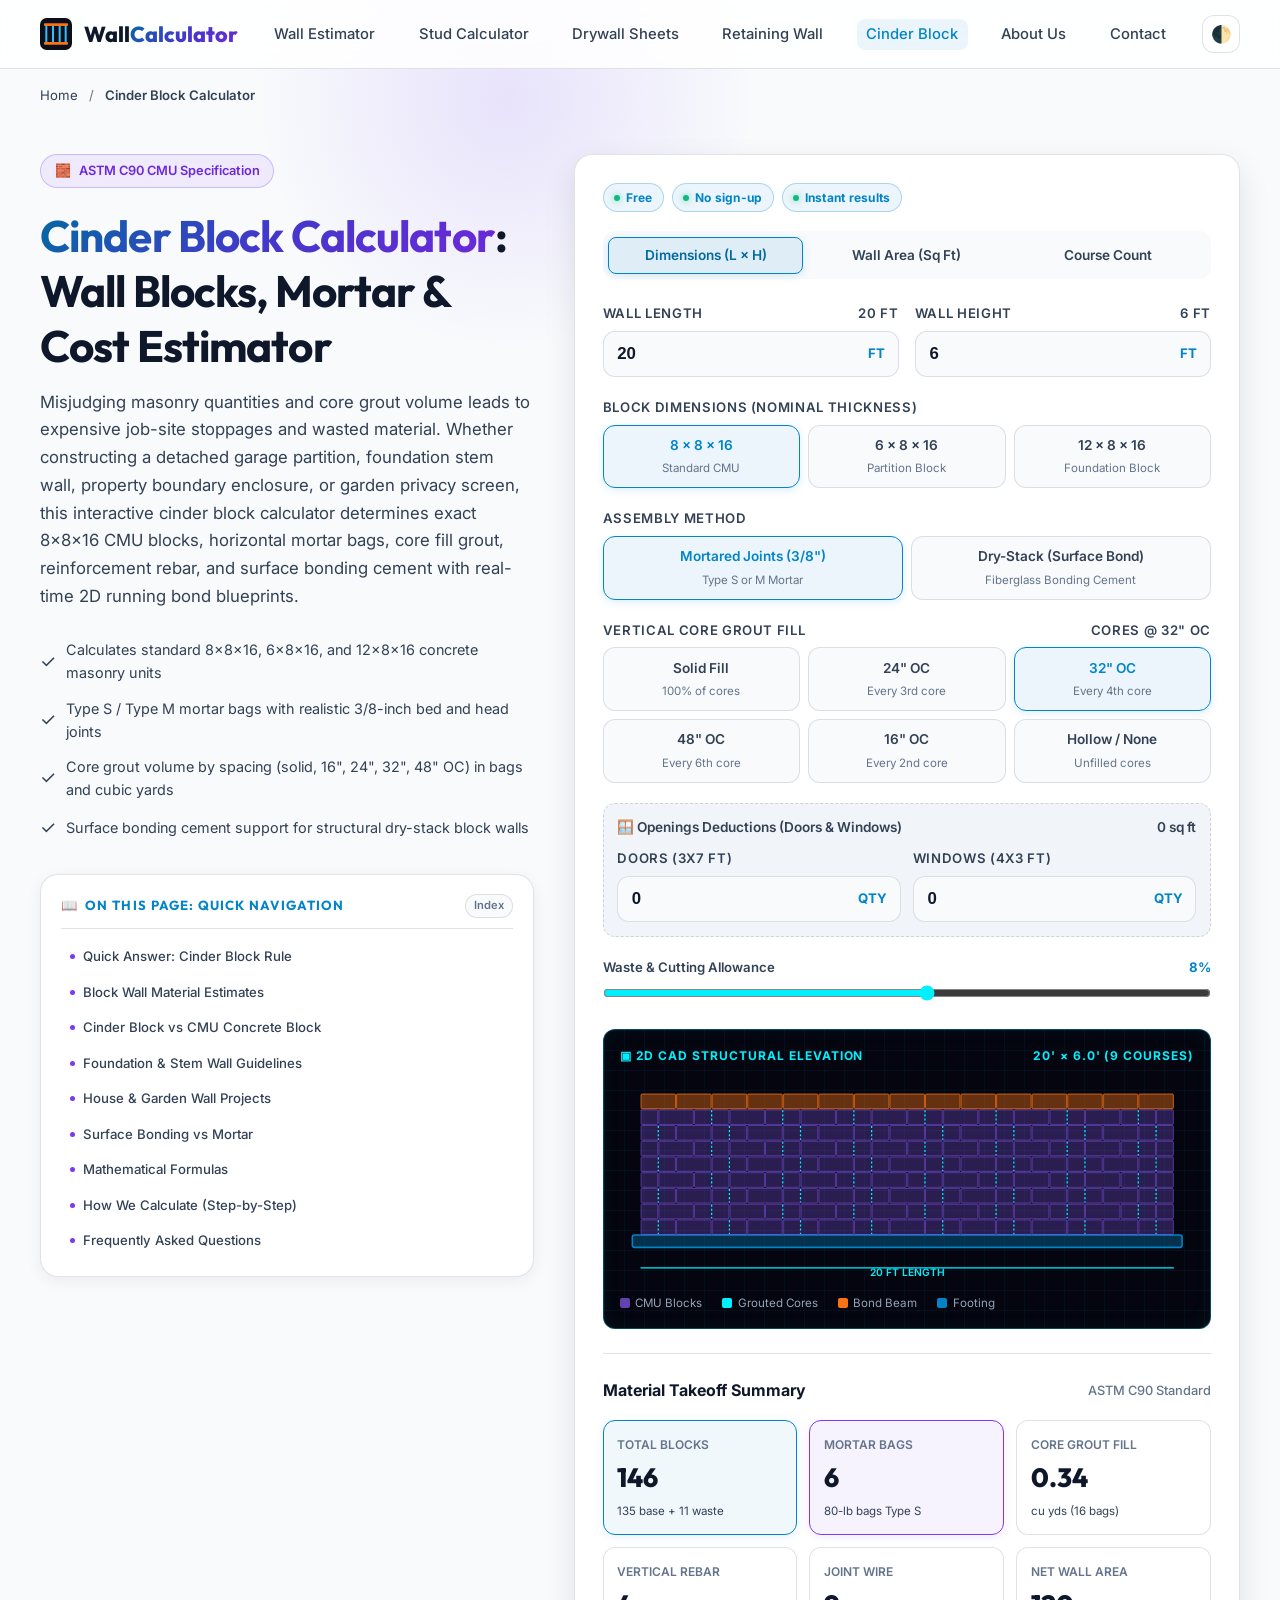
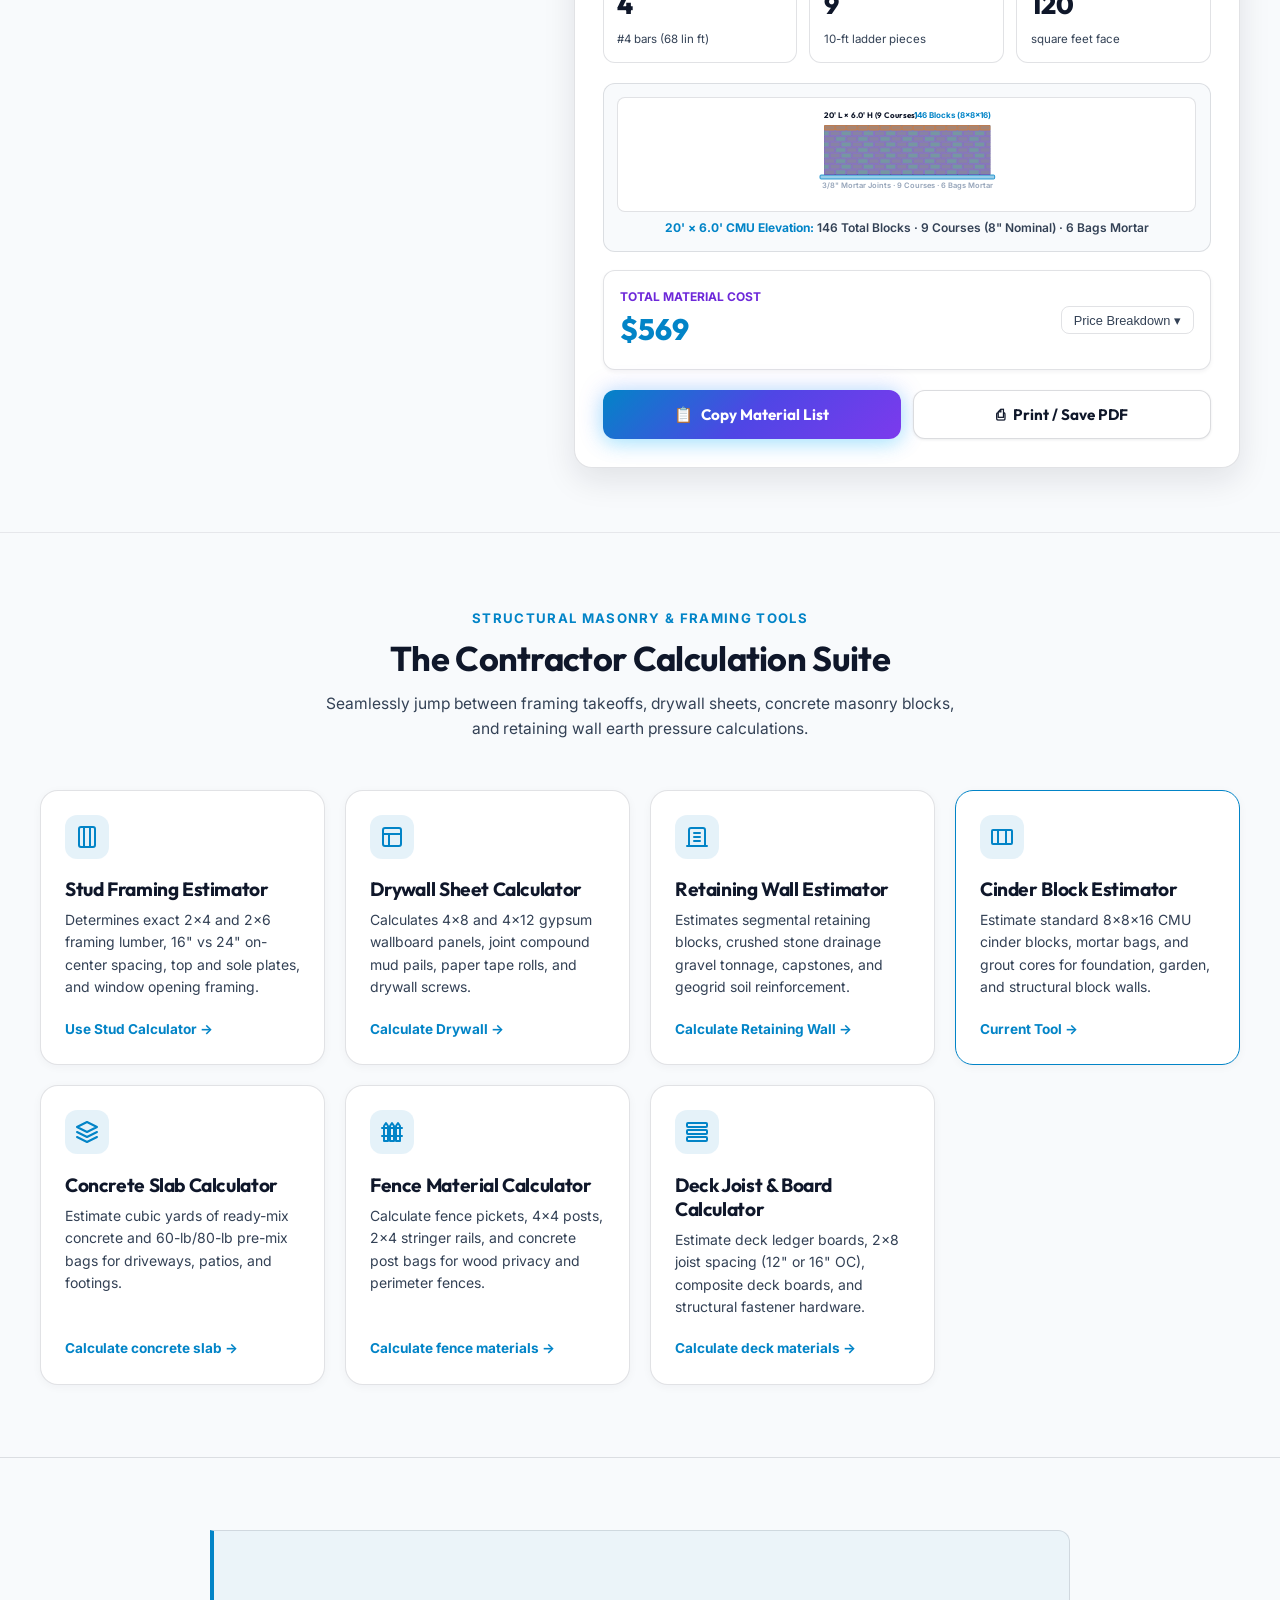
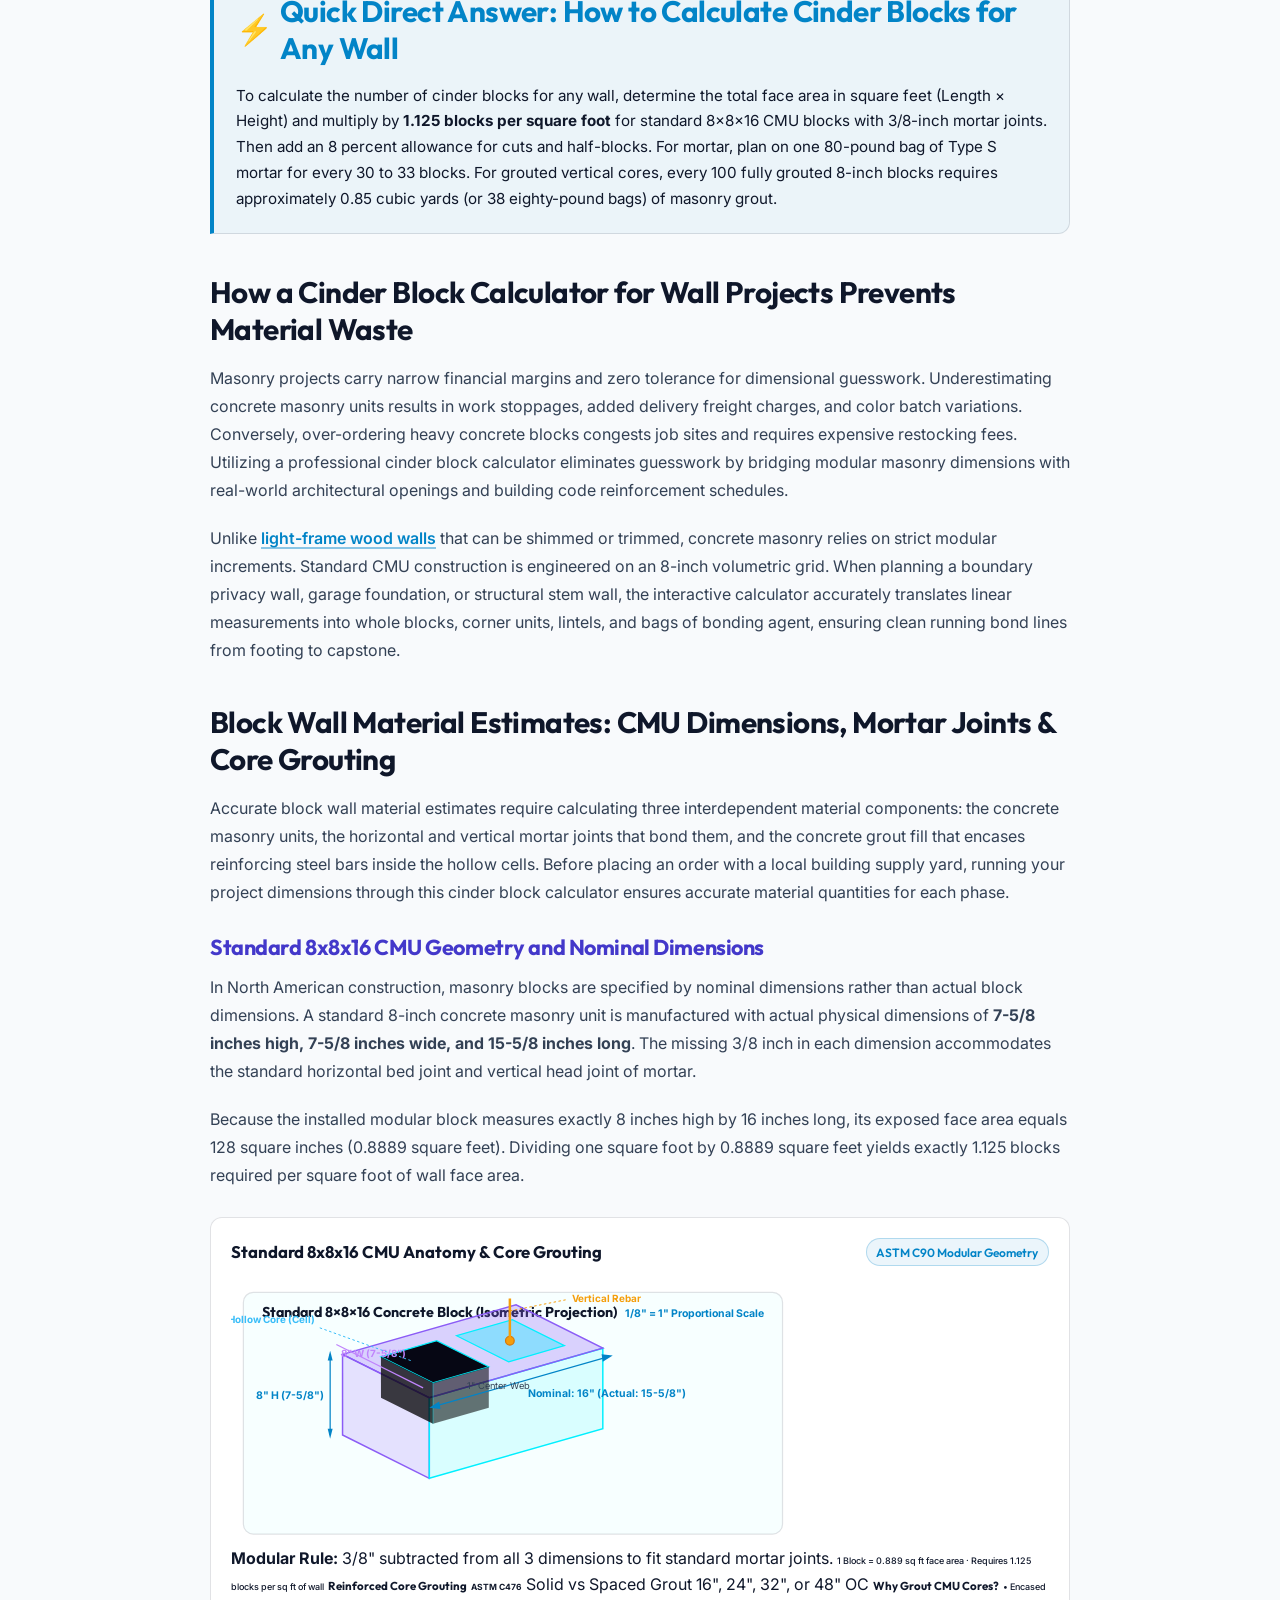
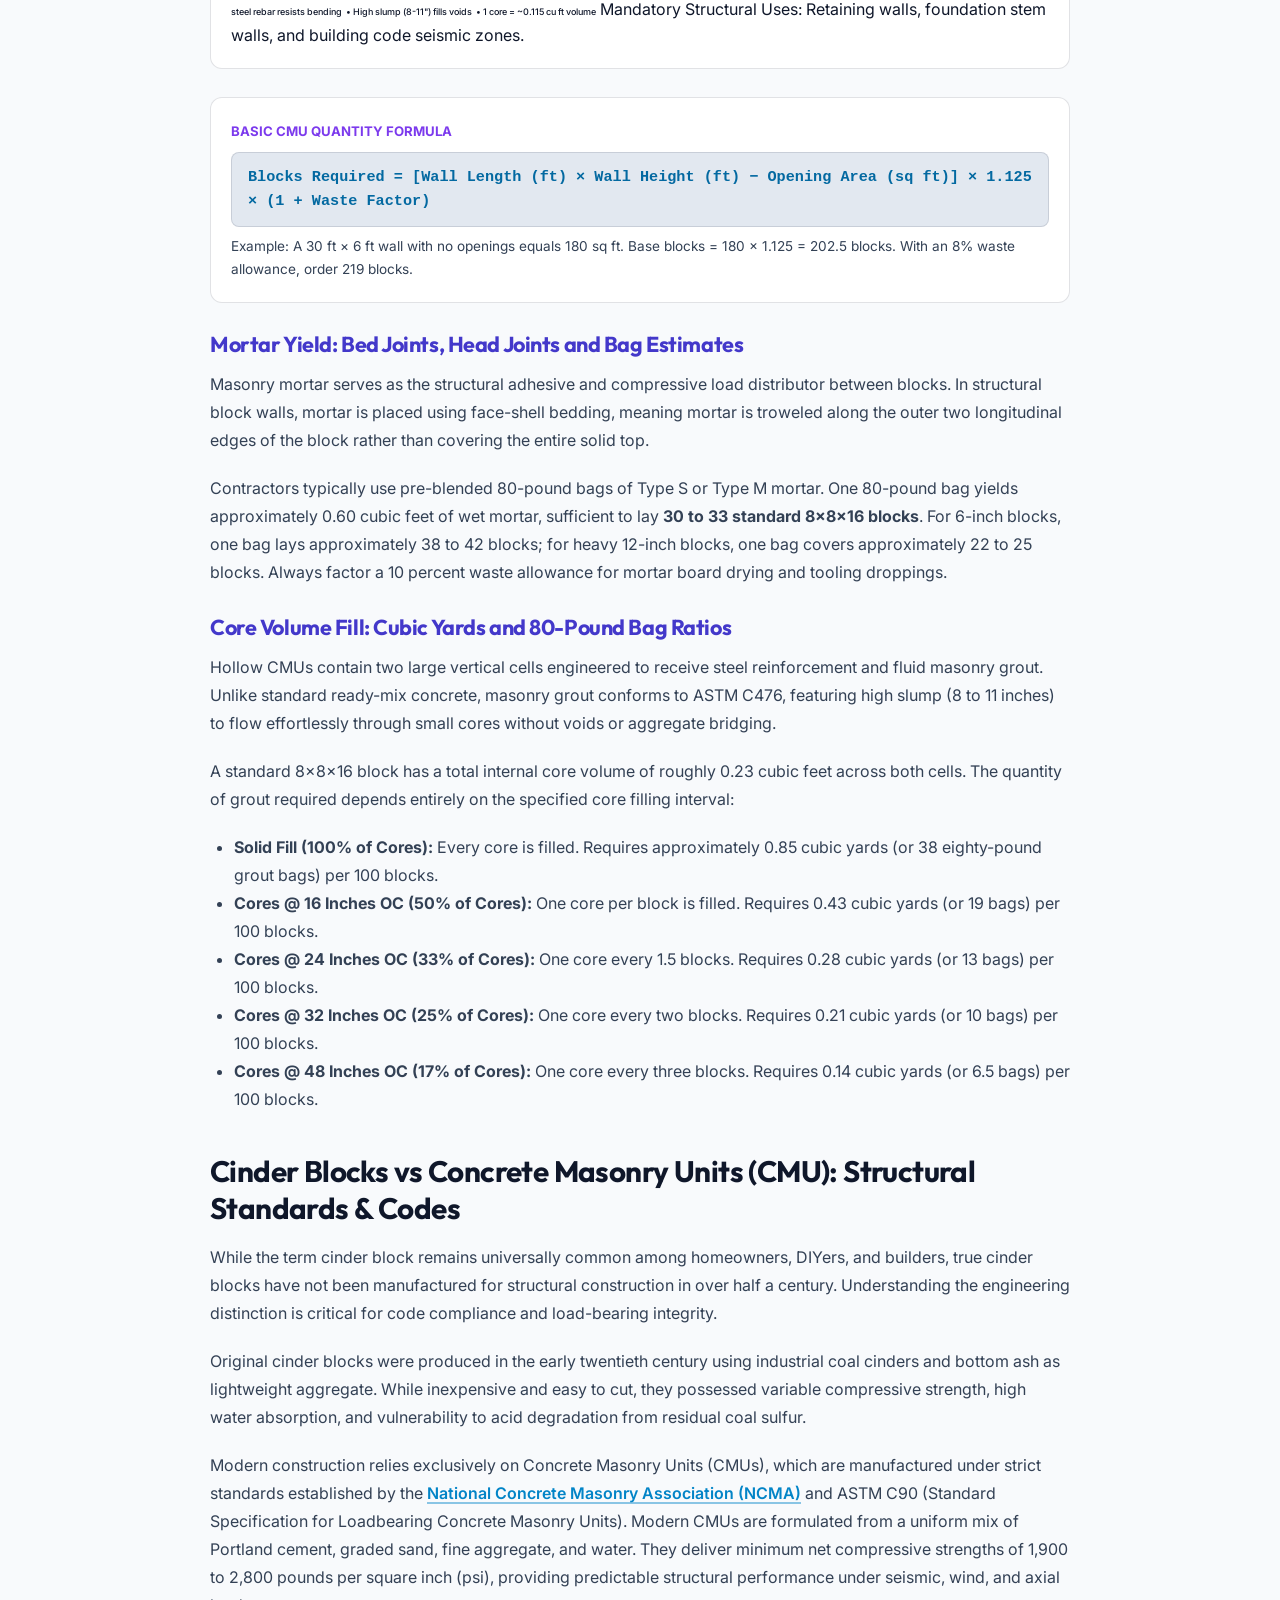
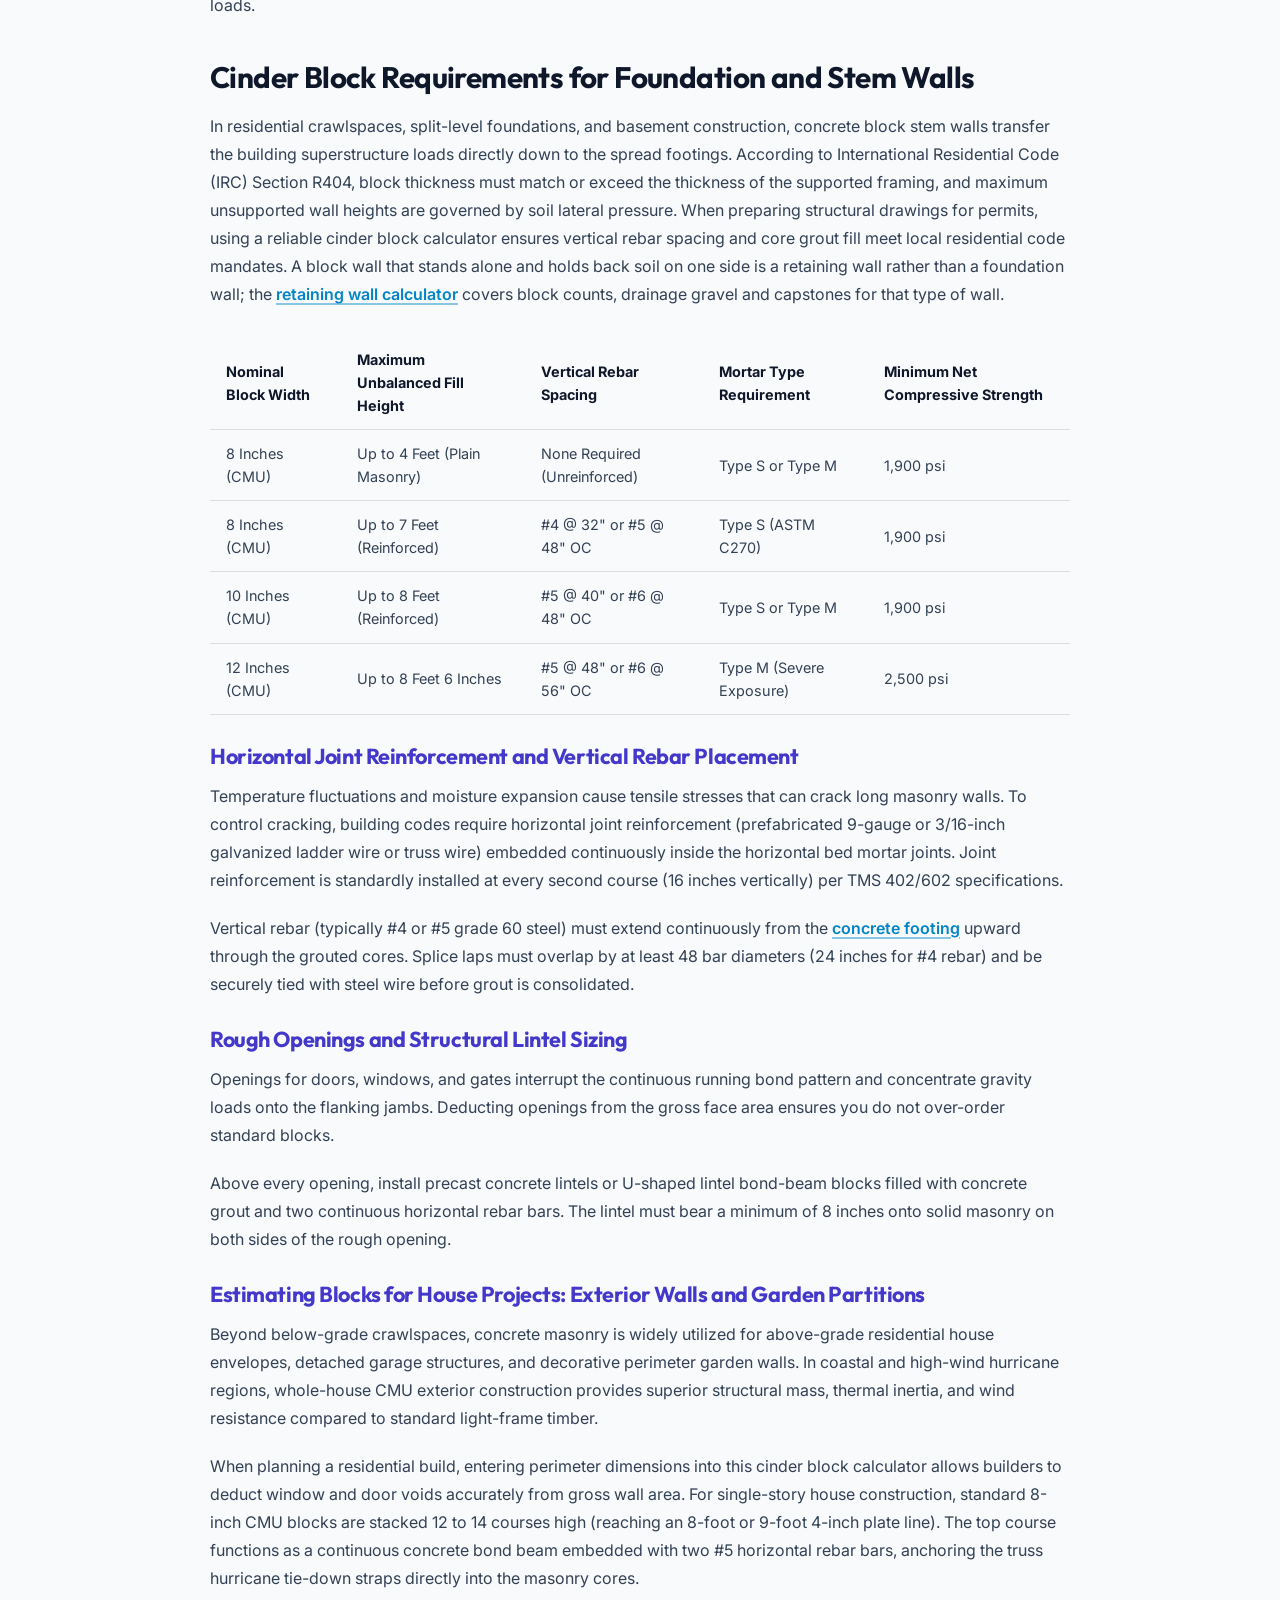
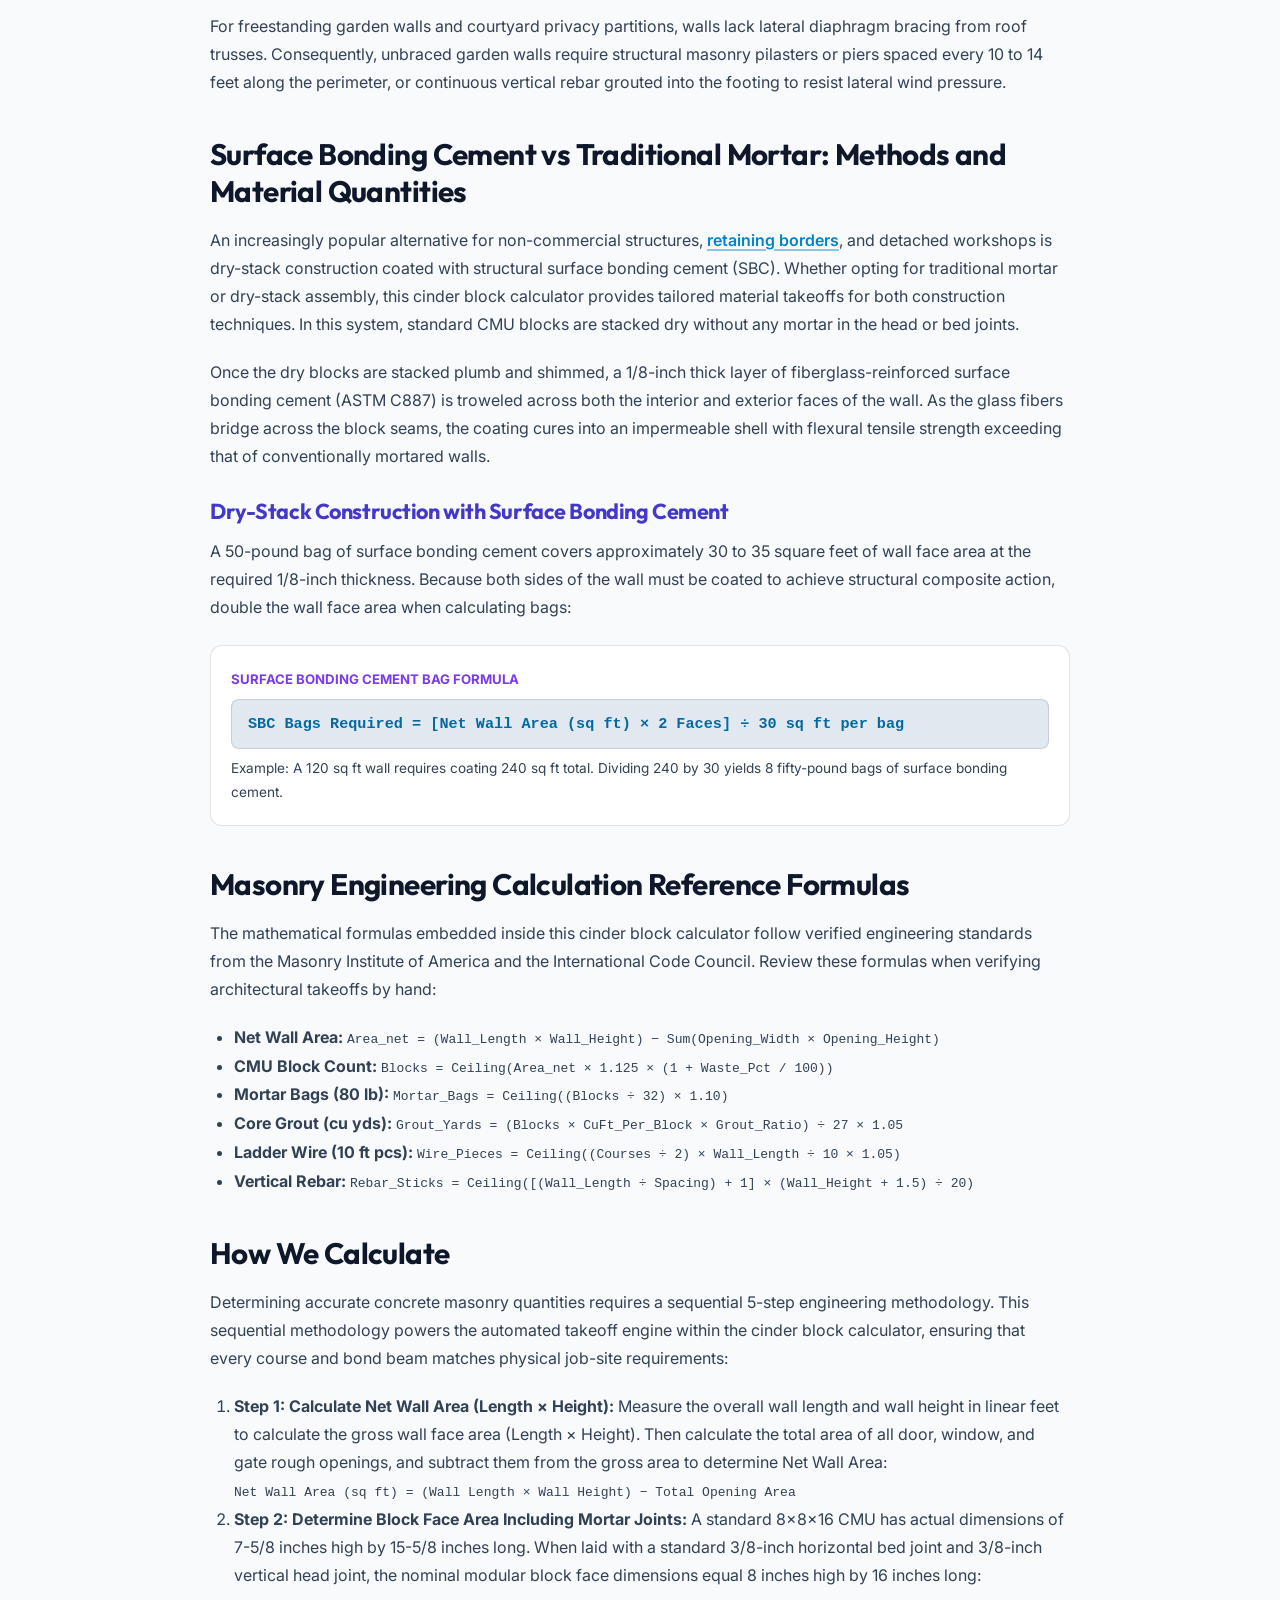
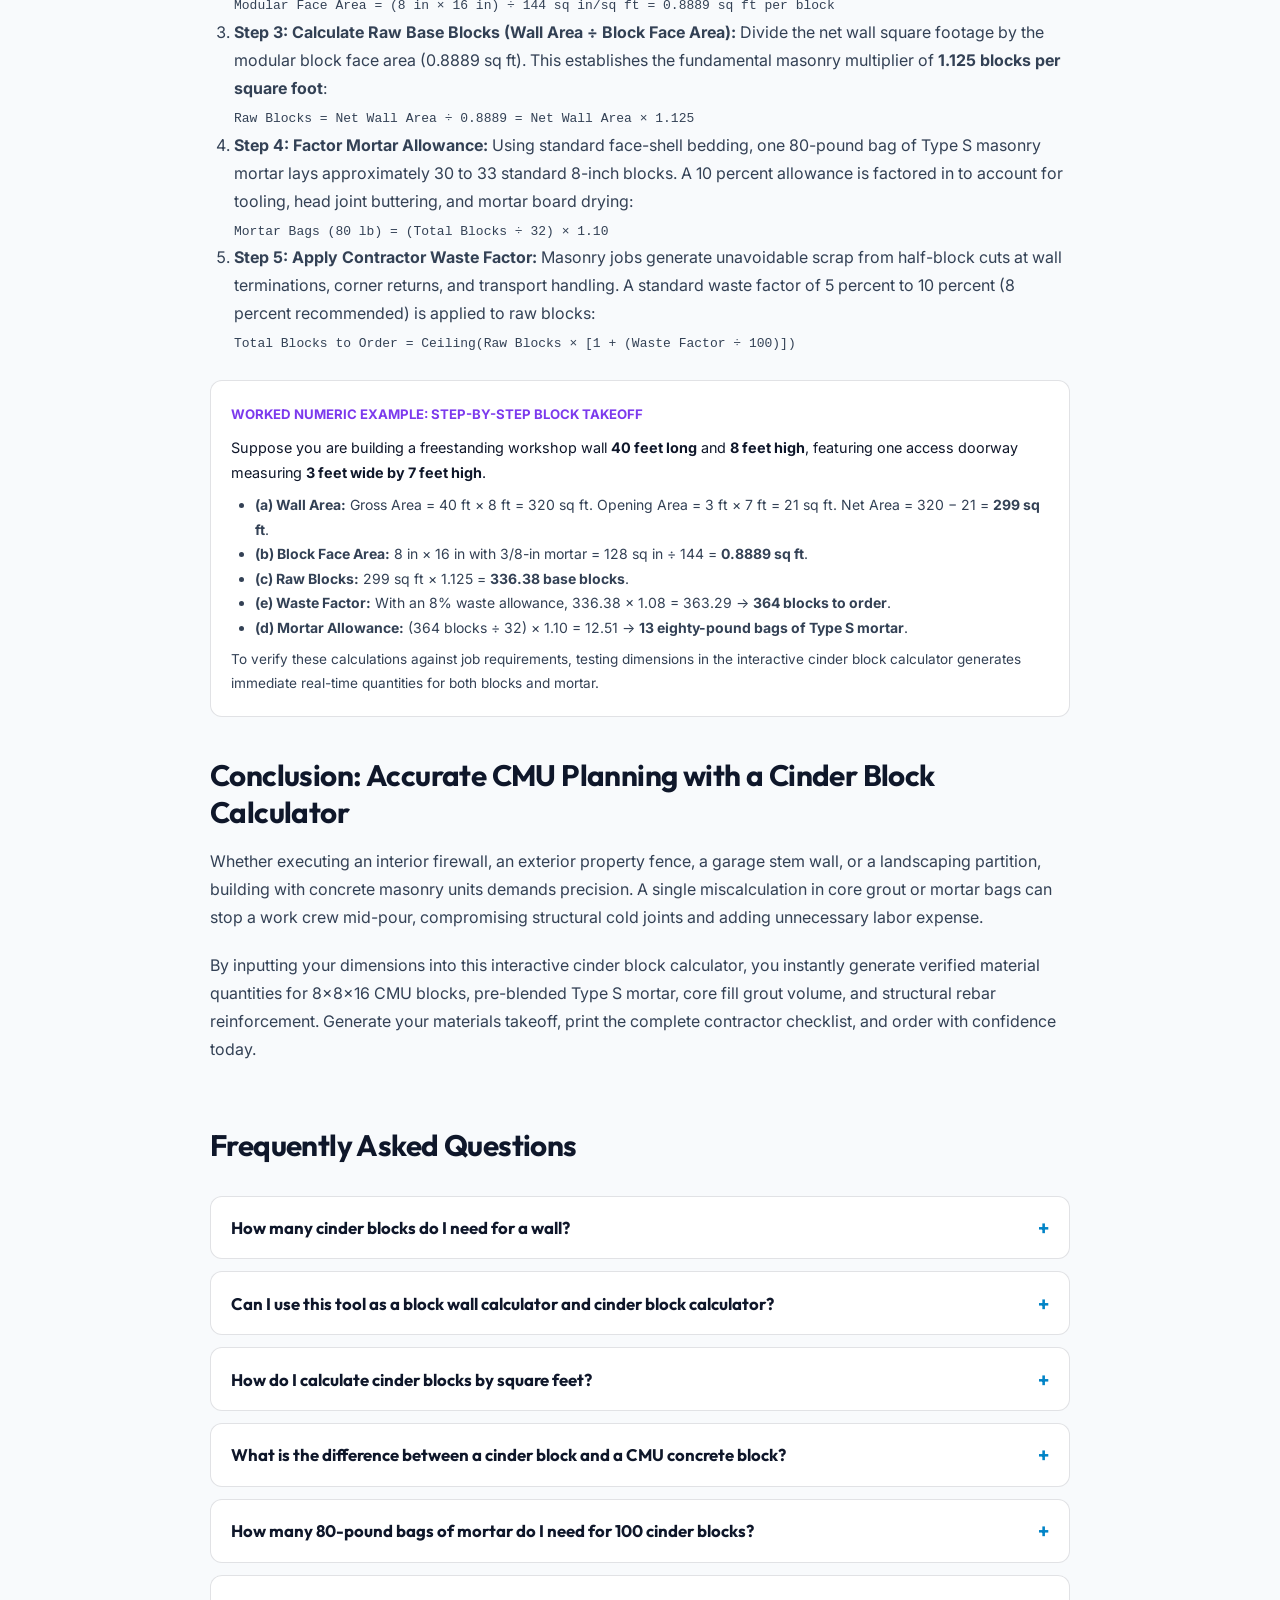
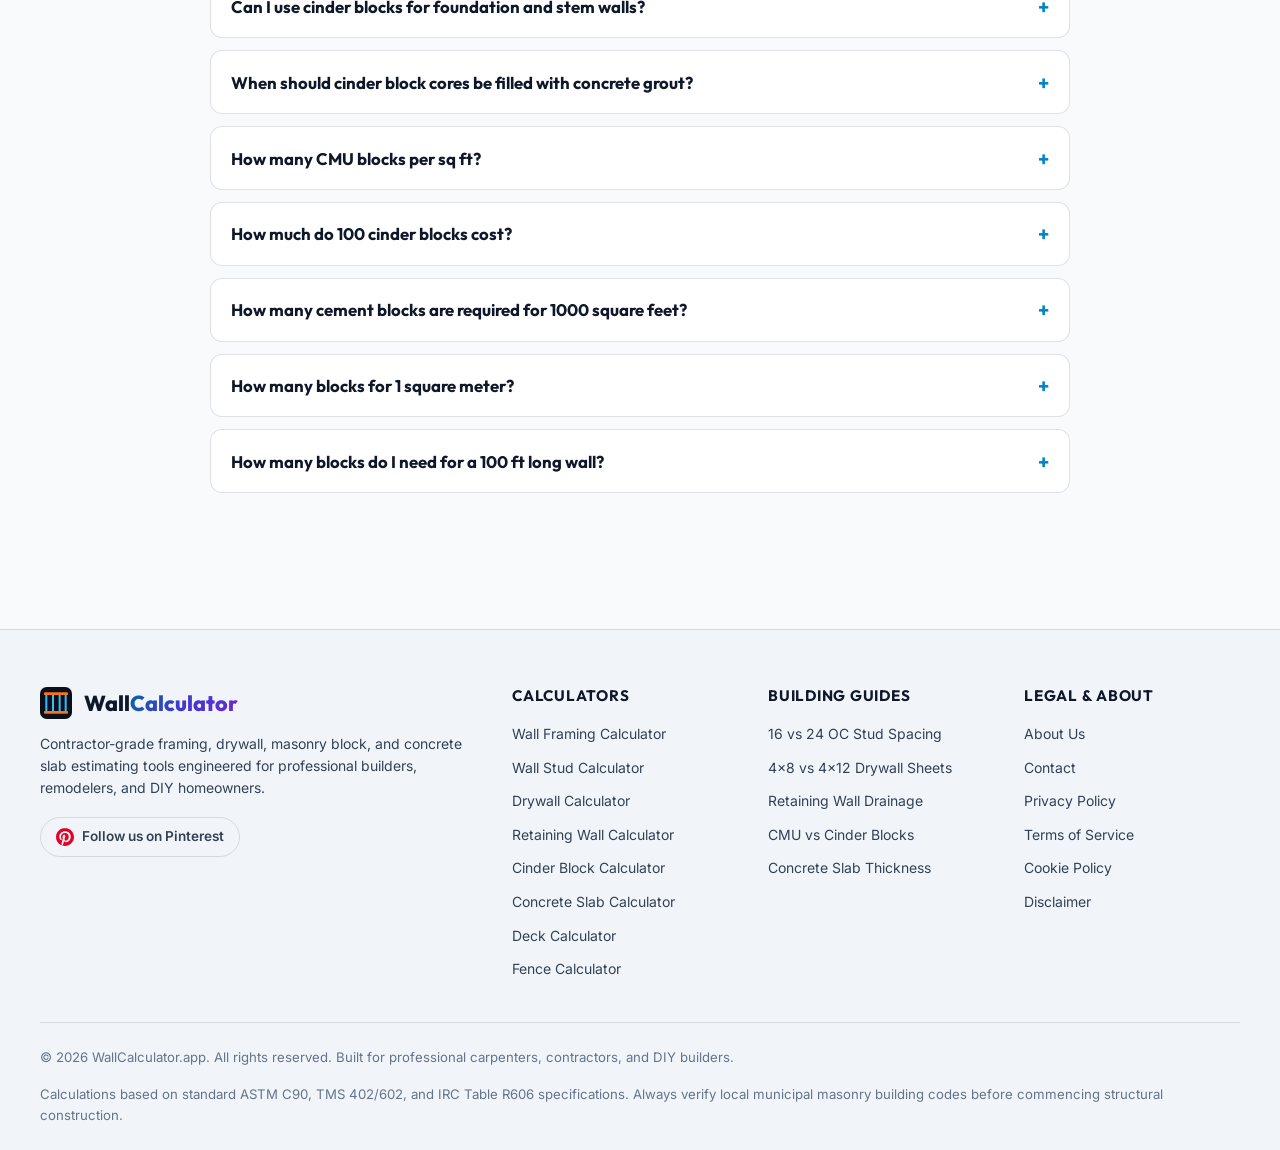
<file: cinder-block-calculator.html>
<!DOCTYPE html>
<html lang="en" data-theme="light">
<head>
  <script>
    (function() {
      try {
        var saved = localStorage.getItem('theme');
        if (saved) document.documentElement.setAttribute('data-theme', saved);
      } catch (e) {}
    })();
  </script>
  <meta charset="UTF-8">
  <meta name="viewport" content="width=device-width, initial-scale=1.0">
  <meta http-equiv="X-UA-Compatible" content="IE=edge">
  <meta name="google-site-verification" content="uwycXcCau8QxGhGAJXw8MdhRhaqfwocgm-C9AI3S3YY" />

  <!-- Primary Meta Tags -->
  <title>Cinder Block Calculator - Block Wall, CMU &amp; Cost</title>
  <meta name="description" content="Estimate 8x8x16 CMU blocks, mortar bags, core fill grout, and rebar with this cinder block calculator. Plan block wall materials and costs in seconds.">
  <meta name="keywords" content="cinder block calculator, block wall calculator, CMU calculator, concrete block calculator, cinder block calculator for wall">
  <link rel="canonical" href="https://wallcalculator.app/cinder-block-calculator">

  <!-- Open Graph / Facebook -->
  <meta property="og:type" content="website">
  <meta property="og:url" content="https://wallcalculator.app/cinder-block-calculator">
  <meta property="og:title" content="Cinder Block Calculator - Block Wall, CMU &amp; Cost">
  <meta property="og:description" content="Estimate 8x8x16 CMU blocks, mortar bags, core fill grout, and rebar with this cinder block calculator. Plan block wall materials and costs in seconds.">
  <meta property="og:image" content="https://wallcalculator.app/og-image.jpg">

  <!-- Twitter -->
  <meta name="twitter:card" content="summary_large_image">
  <meta name="twitter:url" content="https://wallcalculator.app/cinder-block-calculator">
  <meta name="twitter:title" content="Cinder Block Calculator - Block Wall, CMU &amp; Cost">
  <meta name="twitter:description" content="Estimate 8x8x16 CMU blocks, mortar bags, core fill grout, and rebar with this cinder block calculator. Plan block wall materials and costs in seconds.">
  <meta name="twitter:image" content="https://wallcalculator.app/og-image.jpg">

  <!-- Favicon -->
  <link rel="icon" type="image/svg+xml" href="/favicon.svg">
  <link rel="apple-touch-icon" href="/favicon.svg">

  <!-- Google Fonts -->
  <link rel="preconnect" href="https://fonts.googleapis.com">
  <link rel="preconnect" href="https://fonts.gstatic.com" crossorigin>
  <link rel="preload" as="style" href="https://fonts.googleapis.com/css2?family=Inter:wght@400;500;600;700&family=Outfit:wght@500;600;700;800&display=swap">
  <link rel="stylesheet" href="https://fonts.googleapis.com/css2?family=Inter:wght@400;500;600;700&family=Outfit:wght@500;600;700;800&display=swap" media="print" onload="this.media='all'">
  <noscript><link rel="stylesheet" href="https://fonts.googleapis.com/css2?family=Inter:wght@400;500;600;700&family=Outfit:wght@500;600;700;800&display=swap"></noscript>

  <!-- AI Agent Discovery -->
  <link rel="alternate" type="application/json" href="/.well-known/ai-catalog.json" title="AI Agent Catalog">

  <!-- JSON-LD: WebApplication -->
  <script type="application/ld+json">
  {
    "@context": "https://schema.org",
    "@type": "WebApplication",
    "name": "Cinder Block Calculator",
    "url": "https://wallcalculator.app/cinder-block-calculator",
    "applicationCategory": "BusinessApplication",
    "operatingSystem": "All",
    "description": "Calculate standard 8x8x16 CMU cinder blocks, horizontal mortar bags, core fill grout volume, vertical rebar, and total project cost for masonry block walls.",
    "offers": {
      "@type": "Offer",
      "price": "0",
      "priceCurrency": "USD"
    },
    "featureList": [
      "Standard 8x8x16, 6x8x16, and 12x8x16 CMU block takeoffs",
      "3/8-inch bed and head mortar joint estimation (80-lb bags)",
      "Core grout fill volume calculation in cubic yards and bags",
      "Horizontal joint ladder wire and vertical rebar sizing",
      "Surface bonding cement estimation for dry-stack block walls",
      "Interactive 2D CAD SVG running bond visualizer",
      "Itemized project cost estimation with printable material list"
    ]
  }
  </script>

  <!-- JSON-LD: BreadcrumbList -->
  <script type="application/ld+json">
  {
    "@context": "https://schema.org",
    "@type": "BreadcrumbList",
    "itemListElement": [
      {
        "@type": "ListItem",
        "position": 1,
        "name": "Home",
        "item": "https://wallcalculator.app/"
      },
      {
        "@type": "ListItem",
        "position": 2,
        "name": "Cinder Block Calculator",
        "item": "https://wallcalculator.app/cinder-block-calculator"
      }
    ]
  }
  </script>

  <!-- JSON-LD: FAQPage -->
  <script type="application/ld+json">
    {
    "@context": "https://schema.org",
    "@type": "FAQPage",
    "mainEntity": [
      {
        "@type": "Question",
        "name": "How many cinder blocks do I need for a wall?",
        "acceptedAnswer": {
          "@type": "Answer",
          "text": "To calculate how many cinder blocks you need for a wall, multiply the wall length by the wall height in feet to get the total square footage, then multiply by 1.125 blocks per square foot. For example, a 20-foot long by 6-foot high wall has 120 square feet of face area. Multiplying 120 by 1.125 equals 135 blocks. Adding an 8 percent cutting and breakage waste factor brings your order total to 146 blocks."
        }
      },
      {
        "@type": "Question",
        "name": "Can I use this tool as a block wall calculator and cinder block calculator?",
        "acceptedAnswer": {
          "@type": "Answer",
          "text": "Yes. This tool functions comprehensively as a block wall calculator for all standard concrete masonry unit (CMU) construction. It calculates blocks, bed and head mortar joints, core fill grout, rebar reinforcement, and rough opening deductions for privacy walls, garage partitions, stem walls, and perimeter fences."
        }
      },
      {
        "@type": "Question",
        "name": "How do I calculate cinder blocks by square feet?",
        "acceptedAnswer": {
          "@type": "Answer",
          "text": "A standard 8x8x16 cinder block has actual dimensions of 7-5/8 by 7-5/8 by 15-5/8 inches. When combined with a 3/8-inch mortar joint, its modular face area is 8 inches high by 16 inches long, which equals 128 square inches (0.8889 square feet). Dividing 1 by 0.8889 yields exactly 1.125 blocks per square foot of wall face area."
        }
      },
      {
        "@type": "Question",
        "name": "What is the difference between a cinder block and a CMU concrete block?",
        "acceptedAnswer": {
          "@type": "Answer",
          "text": "Historically, cinder blocks were manufactured using coal cinders and industrial ash aggregate, making them lighter but less structural. Modern construction uses concrete masonry units (CMUs) manufactured from Portland cement, sand, and crushed gravel under ASTM C90 standards. While builders colloquially say cinder block, modern masonry specifications refer exclusively to structural CMUs."
        }
      },
      {
        "@type": "Question",
        "name": "How many 80-pound bags of mortar do I need for 100 cinder blocks?",
        "acceptedAnswer": {
          "@type": "Answer",
          "text": "For standard 8-inch CMU blocks with face-shell bedding, one 80-pound bag of Type S or Type M masonry mortar lays approximately 30 to 33 blocks. For 100 blocks, you will need approximately 3.0 to 3.3 bags of mortar. Adding a 10 percent allowance for tooling, waste, and droppings results in roughly 3.5 to 4 bags per 100 blocks."
        }
      },
      {
        "@type": "Question",
        "name": "Can I use cinder blocks for foundation and stem walls?",
        "acceptedAnswer": {
          "@type": "Answer",
          "text": "Yes. Standard 8-inch, 10-inch, and 12-inch CMU blocks are widely utilized for residential foundation stem walls under International Residential Code (IRC) Section R404. Foundation block walls must sit on poured concrete footings below the local frost line and typically require grouted vertical rebar cores spaced at 16, 24, 32, or 48 inches on center to resist lateral soil pressure."
        }
      },
      {
        "@type": "Question",
        "name": "When should cinder block cores be filled with concrete grout?",
        "acceptedAnswer": {
          "@type": "Answer",
          "text": "Cinder block cores must be filled with coarse masonry grout (ASTM C476) whenever vertical rebar reinforcement is specified by engineering drawings or building codes. Solid grouting is generally required for retaining walls, foundation walls resisting backfill pressure, hurricane/seismic shear walls, and the top bond beam course beneath roof trusses."
        }
      },
      {
        "@type": "Question",
        "name": "How many CMU blocks per sq ft?",
        "acceptedAnswer": {
          "@type": "Answer",
          "text": "A standard 8x8x16 CMU block covers 0.8889 square feet of wall area including a standard 3/8-inch mortar joint. Therefore, you need exactly 1.125 CMU blocks per square foot of wall face area. To estimate total blocks, multiply net wall square footage by 1.125 and add 5 to 10 percent for cutting waste."
        }
      },
      {
        "@type": "Question",
        "name": "How much do 100 cinder blocks cost?",
        "acceptedAnswer": {
          "@type": "Answer",
          "text": "Standard 8x8x16 concrete cinder blocks typically cost between $2.00 and $3.00 each at home centers and masonry suppliers, making 100 blocks cost between $200 and $300 for the units alone. When including the required 3.5 bags of Type S mortar ($30 to $40) and horizontal ladder wire reinforcement, total materials for 100 installed blocks generally cost between $240 and $360."
        }
      },
      {
        "@type": "Question",
        "name": "How many cement blocks are required for 1000 square feet?",
        "acceptedAnswer": {
          "@type": "Answer",
          "text": "A 1,000 square foot wall requires 1,125 raw base blocks using the standard factor of 1.125 blocks per square foot. Adding an 8 percent contractor waste allowance for half-cuts and corner blocks brings the recommended order quantity to 1,215 cement blocks. You can also verify multi-wall layouts directly in this cinder block calculator, which calculates approximately 38 to 40 eighty-pound bags of Type S masonry mortar for the project."
        }
      },
      {
        "@type": "Question",
        "name": "How many blocks for 1 square meter?",
        "acceptedAnswer": {
          "@type": "Answer",
          "text": "One square meter equals approximately 10.764 square feet. With standard 8x8x16 CMU blocks (nominal dimensions 200 mm high by 400 mm long, yielding 12.5 blocks per square meter in metric modular sizing), you need 12.11 to 12.5 blocks per square meter. Factoring in an 8 percent waste allowance, plan on ordering 13 to 14 blocks per square meter of wall face."
        }
      },
      {
        "@type": "Question",
        "name": "How many blocks do I need for a 100 ft long wall?",
        "acceptedAnswer": {
          "@type": "Answer",
          "text": "The total block count depends on wall height. Each 16-inch block course requires 75 blocks along a 100-foot run (100 divided by 1.333 feet). For a 6-foot high wall (9 courses, 600 square feet), you need 675 base blocks, or 729 blocks with an 8 percent waste factor. For an 8-foot high wall (12 courses, 800 square feet), plan on 900 base blocks, or 972 blocks including waste."
        }
      }
    ]
  }
  </script>

  <!-- JSON-LD: Organization -->
  <script type="application/ld+json">
  {
    "@context": "https://schema.org",
    "@type": "Organization",
    "name": "WallCalculator.app",
    "url": "https://wallcalculator.app/",
    "logo": "https://wallcalculator.app/favicon.svg",
    "description": "Professional construction calculators for wall framing, drywall hanging, masonry, and retaining structures."
  }
  </script>

  <!-- Inlined Master Stylesheet -->
  <style>
:root{--brand-primary:#00F0FF;--brand-primary-hover:#38BDF8;--brand-accent:#8B5CF6;--brand-accent-hover:#7C3AED;--brand-indigo:#6366F1;--brand-cyan:#06B6D4;--brand-pink:#EC4899;--brand-success:#10B981;--gradient-cta:linear-gradient(135deg,#00F0FF 0%,#3B82F6 45%,#8B5CF6 100%);--gradient-text:linear-gradient(135deg,#00F0FF 0%,#818CF8 50%,#C084FC 100%);--bg-body:#060714;--bg-surface:#0A0D22;--bg-card:rgba(14,18,41,0.85);--bg-card-hover:rgba(22,28,62,0.9);--bg-input:#090C1E;--border-color:rgba(139,92,246,0.22);--border-focus:#00F0FF;--text-main:#F8FAFC;--text-muted:#94A3B8;--text-dim:#64748B;--blueprint-grid:rgba(0,240,255,0.08);--blueprint-line:#00F0FF;--shadow-sm:0 2px 8px rgba(0,0,0,0.4);--shadow-md:0 8px 24px rgba(0,0,0,0.5),0 0 15px rgba(139,92,246,0.15);--shadow-lg:0 16px 40px rgba(0,0,0,0.6),0 0 30px rgba(0,240,255,0.15);--radius-sm:8px;--radius-md:12px;--radius-lg:18px;--radius-full:9999px;--transition:all 0.25s cubic-bezier(0.16,1,0.3,1)}[data-theme="light"]{--brand-primary:#0284C7;--brand-primary-hover:#0369A1;--brand-accent:#7C3AED;--brand-accent-hover:#6D28D9;--brand-indigo:#4F46E5;--brand-cyan:#0284C7;--brand-pink:#BE185D;--brand-success:#047857;--gradient-cta:linear-gradient(135deg,#0284C7 0%,#4F46E5 50%,#7C3AED 100%);--gradient-text:linear-gradient(135deg,#0369A1 0%,#4338CA 50%,#6D28D9 100%);--bg-body:#F8FAFC;--bg-surface:#FFFFFF;--bg-card:#FFFFFF;--bg-card-hover:#F1F5F9;--bg-input:#F8FAFC;--border-color:rgba(15,23,42,0.12);--border-focus:#0284C7;--text-main:#0F172A;--text-muted:#334155;--text-dim:#64748B;--blueprint-grid:rgba(2,132,199,0.08);--blueprint-line:#0284C7;--shadow-sm:0 2px 4px rgba(15,23,42,0.05);--shadow-md:0 6px 18px rgba(15,23,42,0.08);--shadow-lg:0 12px 32px rgba(15,23,42,0.1)}html{scroll-behavior:smooth;scroll-padding-top:72px}*,*::before,*::after{box-sizing:border-box;margin:0;padding:0}body{font-family:'Inter',-apple-system,BlinkMacSystemFont,'Segoe UI',Roboto,sans-serif;background-color:var(--bg-body);color:var(--text-main);line-height:1.6;-webkit-font-smoothing:antialiased;text-rendering:optimizeLegibility;transition:background-color 0.3s ease,color 0.3s ease;position:relative;overflow-x:hidden}body::before{content:'';position:absolute;top:-150px;left:20%;width:500px;height:500px;background:radial-gradient(circle,rgba(139,92,246,0.15) 0%,transparent 70%);pointer-events:none;z-index:0}body::after{content:'';position:absolute;top:300px;right:5%;width:600px;height:600px;background:radial-gradient(circle,rgba(0,240,255,0.1) 0%,transparent 70%);pointer-events:none;z-index:0}h1,h2,h3,h4,.font-heading{font-family:'Outfit',-apple-system,BlinkMacSystemFont,'Segoe UI',Roboto,sans-serif;font-weight:700;line-height:1.25;letter-spacing:-0.02em}a{color:inherit;text-decoration:none}.container{width:100%;max-width:1240px;margin:0 auto;padding:0 1.25rem;position:relative;z-index:1}.header-nav{position:sticky;top:0;z-index:100;background:rgba(6,7,20,0.85);backdrop-filter:blur(16px);-webkit-backdrop-filter:blur(16px);border-bottom:1px solid var(--border-color);transition:background 0.3s ease}[data-theme="light"] .header-nav{background:rgba(255,255,255,0.85)}.nav-inner{display:flex;align-items:center;justify-content:space-between;height:68px}.brand-logo{display:flex;align-items:center;gap:0.75rem;font-family:'Outfit',-apple-system,BlinkMacSystemFont,'Segoe UI',Roboto,sans-serif;font-size:1.35rem;font-weight:800}.brand-logo svg{width:32px;height:32px}.brand-logo span.accent{background:var(--gradient-text);-webkit-background-clip:text;-webkit-text-fill-color:transparent}.nav-links{display:flex;align-items:center;gap:1.5rem;list-style:none}.nav-links a{font-size:0.925rem;font-weight:500;color:var(--text-muted);transition:var(--transition);padding:0.4rem 0.6rem;border-radius:var(--radius-sm)}.nav-links a:hover,.nav-links a.active{color:var(--brand-primary);background:rgba(0,240,255,0.08)}[data-theme="light"] .nav-links a:hover,[data-theme="light"] .nav-links a.active{color:#0284C7;background:rgba(2,132,199,0.08)}.nav-actions{display:flex;align-items:center;gap:0.5rem}.btn-icon{background:var(--bg-card);border:1px solid var(--border-color);color:var(--text-main);width:38px;height:38px;border-radius:var(--radius-md);display:flex;align-items:center;justify-content:center;cursor:pointer;transition:var(--transition);font-size:1.05rem}.btn-icon:hover{background:var(--bg-card-hover);border-color:var(--brand-primary);box-shadow:0 0 12px rgba(0,240,255,0.3)}.mobile-menu-toggle{display:none}@media (max-width:768px){.nav-inner{height:58px}.brand-logo{font-size:1.15rem;gap:0.5rem}.brand-logo svg{width:26px;height:26px}.mobile-menu-toggle{display:flex}.nav-links{position:fixed;top:58px;left:0;right:0;background:var(--bg-surface);border-bottom:1px solid var(--border-color);box-shadow:var(--shadow-lg);flex-direction:column;align-items:stretch;gap:0.35rem;padding:1rem 1.25rem 1.25rem;display:none;z-index:999;backdrop-filter:blur(16px);-webkit-backdrop-filter:blur(16px)}.nav-links.mobile-open{display:flex;animation:menuSlideDown 0.22s cubic-bezier(0.16,1,0.3,1)}.nav-links a{font-size:0.95rem;padding:0.75rem 0.85rem;border-radius:var(--radius-sm);display:block;width:100%}@keyframes menuSlideDown{from{opacity:0;transform:translateY(-8px)}to{opacity:1;transform:translateY(0)}}}.hero-section{padding:3rem 0 4rem;position:relative;overflow:hidden}.hero-grid{display:grid;grid-template-columns:1fr 1.35fr;gap:2.5rem;align-items:start}@media (max-width:992px){.hero-section{padding:1.75rem 0 2.5rem}.hero-grid{grid-template-columns:1fr;gap:1.75rem}}@media (max-width:640px){.hero-section{padding:1.25rem 0 2rem}.hero-copy{text-align:center}.trust-badges{align-items:flex-start;text-align:left;margin:0 auto 1.25rem;max-width:480px}}.badge-pill{display:inline-flex;align-items:center;gap:0.5rem;background:rgba(139,92,246,0.15);color:#C084FC;border:1px solid rgba(139,92,246,0.35);padding:0.35rem 0.85rem;border-radius:var(--radius-full);font-size:0.8rem;font-weight:600;margin-bottom:1.25rem;backdrop-filter:blur(8px)}[data-theme="light"] .badge-pill{background:rgba(124,58,237,0.08);color:#6D28D9;border-color:rgba(124,58,237,0.28)}.hero-title{font-size:2.75rem;margin-bottom:1rem}.hero-title .accent{background:var(--gradient-text);-webkit-background-clip:text;-webkit-text-fill-color:transparent}.hero-subtitle{font-size:1.05rem;color:var(--text-muted);margin-bottom:1.75rem;line-height:1.65}.trust-badges{display:flex;flex-direction:column;gap:0.75rem;margin-bottom:2rem}.trust-item{display:flex;align-items:center;gap:0.6rem;font-size:0.9rem;color:var(--text-muted)}.trust-item span.icon{font-size:1.15rem}.calc-card{background:var(--bg-card);backdrop-filter:blur(16px);-webkit-backdrop-filter:blur(16px);border:1px solid var(--border-color);border-radius:var(--radius-lg);padding:1.75rem;box-shadow:var(--shadow-lg);position:relative}.mode-tabs{display:grid;grid-template-columns:repeat(3,1fr);gap:0.4rem;background:var(--bg-input);padding:0.3rem;border-radius:var(--radius-md);margin-bottom:1.5rem;border:1px solid rgba(255,255,255,0.05)}.tab-label-short{display:none}.tab-label-full{display:inline}.mode-btn{background:transparent;border:none;color:var(--text-muted);font-family:'Inter',sans-serif;font-size:0.85rem;font-weight:600;padding:0.6rem 0.5rem;border-radius:var(--radius-sm);cursor:pointer;transition:var(--transition);text-align:center}.mode-btn.active{background:rgba(0,240,255,0.12);color:#00F0FF;border:1px solid rgba(0,240,255,0.35);box-shadow:0 0 12px rgba(0,240,255,0.2)}[data-theme="light"] .mode-btn.active{background:rgba(2,132,199,0.1);color:#0369A1;border:1px solid #0284C7;box-shadow:0 2px 8px rgba(2,132,199,0.15)}.form-row-2{display:grid;grid-template-columns:1fr 1fr;gap:1rem;margin-bottom:1.25rem}.form-group{display:flex;flex-direction:column;gap:0.4rem}.form-label{font-size:0.825rem;font-weight:600;color:var(--text-muted);text-transform:uppercase;letter-spacing:0.05em;display:flex;justify-content:space-between}.input-with-unit{position:relative;display:flex;align-items:center}.form-input{width:100%;background:var(--bg-input);border:1px solid var(--border-color);color:var(--text-main);font-size:1.05rem;font-weight:600;padding:0.75rem 2.75rem 0.75rem 0.85rem;border-radius:var(--radius-md);outline:none;transition:var(--transition)}.form-input:focus{border-color:var(--border-focus);box-shadow:0 0 0 3px rgba(0,240,255,0.25)}.unit-tag{position:absolute;right:0.85rem;font-size:0.825rem;font-weight:700;color:var(--brand-primary);pointer-events:none}.pill-group{display:grid;grid-template-columns:repeat(2,1fr);gap:0.5rem}.pill-group.cols-3{grid-template-columns:repeat(3,1fr)}.pill-group.cols-4{grid-template-columns:repeat(4,1fr)}@media (max-width:640px){.pill-group.cols-3,.pill-group.cols-4{grid-template-columns:repeat(2,1fr)}}.pill-option{position:relative}.pill-option input[type="radio"]{position:absolute;opacity:0;cursor:pointer}.pill-label{display:flex;flex-direction:column;align-items:center;justify-content:center;background:var(--bg-input);border:1px solid var(--border-color);padding:0.6rem 0.5rem;border-radius:var(--radius-md);font-size:0.85rem;font-weight:600;color:var(--text-muted);cursor:pointer;transition:var(--transition);text-align:center}.pill-option input[type="radio"]:checked+.pill-label{border-color:#00F0FF;background:rgba(0,240,255,0.1);color:#00F0FF;box-shadow:0 0 12px rgba(0,240,255,0.2)}[data-theme="light"] .pill-option input[type="radio"]:checked+.pill-label{border-color:#0284C7;background:rgba(2,132,199,0.08);color:#0284C7;box-shadow:0 2px 8px rgba(2,132,199,0.15)}.pill-desc{font-size:0.72rem;font-weight:400;color:var(--text-dim);margin-top:0.15rem}.openings-box{background:rgba(0,0,0,0.25);border:1px dashed var(--border-color);padding:0.85rem;border-radius:var(--radius-md);margin-bottom:1.25rem}[data-theme="light"] .openings-box{background:#F1F5F9;border-color:rgba(15,23,42,0.15)}.openings-header{display:flex;justify-content:space-between;align-items:center;font-size:0.85rem;font-weight:600;color:var(--text-muted);margin-bottom:0.6rem}.openings-inputs{display:grid;grid-template-columns:1fr 1fr;gap:0.75rem}@media (max-width:640px){.openings-inputs{grid-template-columns:1fr 1fr !important}}.slider-container{margin-bottom:1.25rem}.slider-header{display:flex;justify-content:space-between;font-size:0.825rem;font-weight:600;color:var(--text-muted);margin-bottom:0.35rem}.range-slider{width:100%;accent-color:#00F0FF;cursor:pointer}.blueprint-wrapper{background:#04050E;border:1px solid rgba(0,240,255,0.3);border-radius:var(--radius-md);padding:1rem;margin-bottom:1.5rem;position:relative;overflow:hidden;background-image:linear-gradient(var(--blueprint-grid) 1px,transparent 1px),linear-gradient(90deg,var(--blueprint-grid) 1px,transparent 1px);background-size:20px 20px;box-shadow:inset 0 0 20px rgba(0,240,255,0.05)}.blueprint-header{display:flex;justify-content:space-between;align-items:center;margin-bottom:0.5rem;font-size:0.75rem;font-weight:700;text-transform:uppercase;color:#00F0FF;letter-spacing:0.08em}#blueprint-svg{width:100%;height:180px;display:block;overflow:visible}.blueprint-legend{display:flex;gap:1.25rem;margin-top:0.5rem;font-size:0.725rem;color:#94A3B8}.legend-item{display:flex;align-items:center;gap:0.35rem}.legend-color{width:10px;height:10px;border-radius:2px}.results-section{border-top:1px solid var(--border-color);padding-top:1.5rem}.results-title{font-size:1rem;font-weight:700;margin-bottom:1rem;display:flex;align-items:center;justify-content:space-between}.results-grid{display:grid;grid-template-columns:repeat(3,1fr);gap:0.75rem;margin-bottom:1.25rem}@media (max-width:640px){.results-grid{grid-template-columns:repeat(2,1fr);gap:0.5rem;margin-bottom:1rem}}.takeoff-card{background:var(--bg-surface);border:1px solid var(--border-color);padding:0.85rem;border-radius:var(--radius-md);display:flex;flex-direction:column}.takeoff-card.highlight{border-color:var(--brand-primary);background:rgba(0,240,255,0.08);box-shadow:0 0 15px rgba(0,240,255,0.15)}[data-theme="light"] .takeoff-card.highlight{background:rgba(2,132,199,0.06);border-color:#0284C7;box-shadow:0 2px 10px rgba(2,132,199,0.1)}.takeoff-card.accent{border-color:var(--brand-accent);background:rgba(139,92,246,0.08);box-shadow:0 0 15px rgba(139,92,246,0.15)}[data-theme="light"] .takeoff-card.accent{background:rgba(124,58,237,0.06);border-color:#7C3AED;box-shadow:0 2px 10px rgba(124,58,237,0.1)}.takeoff-label{font-size:0.75rem;font-weight:600;color:var(--text-dim);text-transform:uppercase}.takeoff-val{font-family:'Outfit',-apple-system,BlinkMacSystemFont,'Segoe UI',Roboto,sans-serif;font-size:1.65rem;font-weight:800;color:var(--text-main);margin:0.2rem 0}.takeoff-sub{font-size:0.72rem;color:var(--text-muted)}.cost-estimation-box{background:var(--bg-surface);border:1px solid var(--border-color);border-radius:var(--radius-md);padding:1rem;margin-bottom:1.25rem;display:flex;justify-content:space-between;align-items:center}[data-theme="light"] .cost-estimation-box{background:#FFFFFF;box-shadow:var(--shadow-sm)}.cost-total-display{display:flex;flex-direction:column}.cost-total-display .label{font-size:0.75rem;font-weight:700;text-transform:uppercase;color:var(--brand-accent)}[data-theme="light"] .cost-total-display .label{color:#6D28D9}.cost-total-display .number{font-family:'Outfit',-apple-system,BlinkMacSystemFont,'Segoe UI',Roboto,sans-serif;font-size:1.85rem;font-weight:800;color:var(--brand-primary);text-shadow:0 0 15px rgba(0,240,255,0.4)}[data-theme="light"] .cost-total-display .number{color:#0284C7;text-shadow:none}.btn-toggle-costs{font-size:0.8rem;color:var(--text-muted);background:transparent;border:1px solid var(--border-color);padding:0.35rem 0.75rem;border-radius:var(--radius-sm);cursor:pointer;transition:var(--transition)}.btn-toggle-costs:hover{color:#00F0FF;border-color:#00F0FF}.cost-breakdown-details{display:none;padding-top:0.85rem;margin-top:0.85rem;border-top:1px dashed var(--border-color)}.cost-breakdown-details.open{display:block}.cost-table{width:100%;font-size:0.825rem;border-collapse:collapse}.cost-table td{padding:0.4rem 0.2rem;color:var(--text-muted)}.cost-table td.cost-num{text-align:right;font-weight:600;color:var(--text-main)}.action-buttons{display:grid;grid-template-columns:1fr 1fr;gap:0.75rem}.btn-primary{background:var(--gradient-cta);color:#FFFFFF;border:none;font-family:'Outfit',-apple-system,BlinkMacSystemFont,'Segoe UI',Roboto,sans-serif;font-size:0.95rem;font-weight:700;padding:0.85rem 1.25rem;border-radius:var(--radius-md);cursor:pointer;display:flex;align-items:center;justify-content:center;gap:0.5rem;transition:var(--transition);box-shadow:0 4px 20px rgba(0,240,255,0.3),0 0 25px rgba(139,92,246,0.25)}.btn-primary:hover{transform:translateY(-2px);box-shadow:0 6px 24px rgba(0,240,255,0.45),0 0 35px rgba(139,92,246,0.35)}.btn-secondary{background:rgba(255,255,255,0.05);color:var(--text-main);border:1px solid var(--border-color);font-family:'Outfit',-apple-system,BlinkMacSystemFont,'Segoe UI',Roboto,sans-serif;font-size:0.95rem;font-weight:700;padding:0.85rem 1.25rem;border-radius:var(--radius-md);cursor:pointer;display:flex;align-items:center;justify-content:center;gap:0.5rem;transition:var(--transition)}.btn-secondary:hover{background:rgba(255,255,255,0.1);border-color:var(--brand-primary)}[data-theme="light"] .btn-secondary{background:#FFFFFF;color:#0F172A;border-color:rgba(15,23,42,0.15);box-shadow:0 1px 3px rgba(15,23,42,0.08)}[data-theme="light"] .btn-secondary:hover{background:#F8FAFC;border-color:#0284C7;color:#0284C7}.suite-section{padding:4.5rem 0;border-top:1px solid var(--border-color);background:rgba(6,7,20,0.5)}[data-theme="light"] .suite-section{background:#F8FAFC;border-top:1px solid rgba(15,23,42,0.08)}.section-head{text-align:center;max-width:650px;margin:0 auto 3rem}.section-eyebrow{display:inline-block;color:var(--brand-primary);font-size:0.825rem;font-weight:700;text-transform:uppercase;letter-spacing:0.1em;margin-bottom:0.5rem}[data-theme="light"] .section-eyebrow{color:#0284C7}.section-title{font-size:2.15rem;margin-bottom:0.75rem}.section-subtitle{color:var(--text-muted);font-size:0.975rem}.tools-grid{display:grid;grid-template-columns:repeat(auto-fit,minmax(280px,1fr));gap:1.25rem}.tool-card{background:var(--bg-card);border:1px solid var(--border-color);border-radius:var(--radius-lg);padding:1.5rem;display:flex;flex-direction:column;transition:var(--transition)}[data-theme="light"] .tool-card{background:#FFFFFF;border-color:rgba(15,23,42,0.12);box-shadow:0 2px 10px rgba(15,23,42,0.04)}.tool-card:hover{transform:translateY(-4px);border-color:var(--brand-primary);box-shadow:0 8px 30px rgba(0,0,0,0.5),0 0 20px rgba(0,240,255,0.2)}[data-theme="light"] .tool-card:hover{border-color:#0284C7;box-shadow:0 8px 24px rgba(15,23,42,0.08)}.tool-card-icon{width:44px;height:44px;border-radius:var(--radius-md);background:rgba(0,240,255,0.1);color:var(--brand-primary);display:flex;align-items:center;justify-content:center;margin-bottom:1.15rem}[data-theme="light"] .tool-card-icon{background:rgba(2,132,199,0.1);color:#0284C7}.tool-card-icon svg{width:24px;height:24px}.tool-card-title{font-size:1.2rem;margin-bottom:0.5rem;color:var(--text-main)}.tool-card-desc{font-size:0.875rem;color:var(--text-muted);margin-bottom:1.25rem;flex-grow:1}.tool-card-link{font-size:0.85rem;font-weight:700;color:var(--brand-primary);display:flex;align-items:center;gap:0.35rem}[data-theme="light"] .tool-card-link{color:#0284C7}.article-section{padding:4.5rem 0;border-top:1px solid var(--border-color)}.prose-content{max-width:860px;margin:0 auto}.aeo-direct-box{background:rgba(139,92,246,0.1);border-left:4px solid var(--brand-primary);border-radius:0 var(--radius-md) var(--radius-md) 0;padding:1.35rem;margin-bottom:2.5rem;border-top:1px solid var(--border-color);border-right:1px solid var(--border-color);border-bottom:1px solid var(--border-color)}[data-theme="light"] .aeo-direct-box{background:rgba(2,132,199,0.05);border-left-color:#0284C7}.aeo-title{font-size:1.05rem;font-weight:700;color:var(--brand-primary);display:flex;align-items:center;gap:0.5rem;margin-bottom:0.5rem}[data-theme="light"] .aeo-title{color:#0284C7}.aeo-text{font-size:0.95rem;line-height:1.7}.prose-content h2{font-size:1.85rem;margin:2.5rem 0 1rem;color:var(--text-main)}.prose-content h3{font-size:1.35rem;margin:1.75rem 0 0.75rem;color:#C084FC}[data-theme="light"] .prose-content h3{color:#4338CA}.prose-content p{color:var(--text-muted);font-size:1rem;line-height:1.75;margin-bottom:1.25rem}.prose-content a,.article-section a{color:#00F0FF;text-decoration:underline;text-underline-offset:3px;text-decoration-thickness:1.5px;font-weight:600;transition:var(--transition)}.prose-content a:hover,.article-section a:hover{color:#8B5CF6;text-decoration-thickness:2.5px}[data-theme="light"] .prose-content a,[data-theme="light"] .article-section a{color:#0284C7;text-decoration-color:rgba(2,132,199,0.45)}[data-theme="light"] .prose-content a:hover,[data-theme="light"] .article-section a:hover{color:#0369A1;text-decoration-color:#0369A1}.prose-content ul,.prose-content ol{color:var(--text-muted);padding-left:1.5rem;margin-bottom:1.5rem;line-height:1.75}.formula-card{background:var(--bg-card);border:1px solid var(--border-color);border-radius:var(--radius-md);padding:1.25rem;margin:1.5rem 0}.formula-code{background:var(--bg-input);padding:0.75rem 1rem;border-radius:var(--radius-sm);font-family:'Courier New',Courier,monospace;font-size:0.95rem;color:var(--brand-primary);font-weight:700;display:block;margin:0.5rem 0;border:1px solid var(--border-color)}[data-theme="light"] .formula-code{color:#0369A1;background:#E2E8F0}.data-table-wrapper{overflow-x:auto;margin:1.75rem 0}.data-table{width:100%;border-collapse:collapse;font-size:0.9rem}.data-table th,.data-table td{padding:0.75rem 1rem;text-align:left;border-bottom:1px solid var(--border-color)}.data-table th{background:var(--bg-input);color:var(--text-main);font-weight:700}.data-table td{color:var(--text-muted)}.faq-list{display:flex;flex-direction:column;gap:0.75rem;margin-top:1.5rem}.faq-item{background:var(--bg-card);border:1px solid var(--border-color);border-radius:var(--radius-md);overflow:hidden;transition:var(--transition)}.faq-question{width:100%;background:transparent;border:none;padding:1.15rem 1.25rem;text-align:left;font-family:'Outfit',-apple-system,BlinkMacSystemFont,'Segoe UI',Roboto,sans-serif;font-size:1.05rem;font-weight:700;color:var(--text-main);cursor:pointer;display:flex;justify-content:space-between;align-items:center}.faq-icon{font-size:1.25rem;color:var(--brand-primary);transition:transform 0.2s ease}[data-theme="light"] .faq-icon{color:#0284C7}.faq-item.open .faq-icon{transform:rotate(45deg)}.faq-answer{max-height:0;overflow:hidden;transition:max-height 0.3s cubic-bezier(0,1,0,1);padding:0 1.25rem;color:var(--text-muted);font-size:0.925rem;line-height:1.7}.faq-item.open .faq-answer{max-height:500px;padding-bottom:1.25rem;transition:max-height 0.3s ease-in-out}.site-footer{background:#04050D;border-top:1px solid var(--border-color);padding:3.5rem 0 2rem;margin-top:4rem}
[data-theme="light"] .site-footer{background:#F1F5F9;border-top-color:rgba(15,23,42,0.12)}
.footer-grid{display:grid;grid-template-columns:2fr repeat(3,1fr);gap:2.5rem;margin-bottom:2.5rem}
@media (max-width:850px){.footer-grid{grid-template-columns:1fr 1fr;gap:2rem}}
@media (max-width:520px){.footer-grid{grid-template-columns:1fr;gap:1.5rem}}
.footer-brand p{font-size:0.875rem;color:var(--text-muted);margin-top:0.75rem;line-height:1.6}.site-footer .footer-social{display:flex;gap:.75rem;margin-top:1.1rem}.site-footer .footer-social a{display:inline-flex;align-items:center;gap:.5rem;padding:.5rem .95rem;border:1px solid var(--border-color);border-radius:var(--radius-full);font-size:.85rem;font-weight:600;color:var(--text-muted);transition:var(--transition);text-decoration:none}.site-footer .footer-social a svg{width:18px;height:18px;flex-shrink:0}.site-footer .footer-social a:hover{color:#E60023;border-color:rgba(230,0,35,.55);transform:translateY(-1px)}
.footer-col h4{font-size:0.95rem;text-transform:uppercase;letter-spacing:0.05em;color:var(--text-main);margin-bottom:1rem}
.footer-col ul{list-style:none;display:flex;flex-direction:column;gap:0.5rem;padding:0;margin:0}
.footer-col a{font-size:0.875rem;color:var(--text-muted);transition:var(--transition);text-decoration:none}
.footer-col a:hover{color:var(--brand-primary)}
.footer-bottom{border-top:1px solid var(--border-color);padding-top:1.5rem;display:flex;justify-content:space-between;align-items:center;flex-wrap:wrap;gap:1rem;font-size:0.825rem;color:var(--text-dim)}
.back-to-top{position:fixed;bottom:1.5rem;right:1.5rem;width:44px;height:44px;border-radius:var(--radius-md,12px);background:var(--bg-card,rgba(14,18,41,0.9));color:var(--brand-primary,#00F0FF);border:1px solid var(--border-color,rgba(139,92,246,0.3));box-shadow:0 4px 16px rgba(0,0,0,0.4),0 0 10px rgba(0,240,255,0.15);display:flex;align-items:center;justify-content:center;cursor:pointer;z-index:90;opacity:0;visibility:hidden;transform:translateY(12px);transition:opacity 0.25s ease,visibility 0.25s ease,transform 0.25s ease,background-color 0.2s,border-color 0.2s;backdrop-filter:blur(12px);-webkit-backdrop-filter:blur(12px)}
.back-to-top.visible{opacity:1;visibility:visible;transform:translateY(0)}
.back-to-top:hover{background:var(--bg-card-hover,rgba(22,28,62,0.95));border-color:var(--brand-primary,#00F0FF);color:#FFFFFF;box-shadow:0 6px 20px rgba(0,0,0,0.5),0 0 15px rgba(0,240,255,0.3);transform:translateY(-2px)}
.back-to-top:focus-visible{outline:2px solid var(--brand-primary,#00F0FF);outline-offset:3px}
[data-theme="light"] .back-to-top{background:#FFFFFF;color:#0284C7;border-color:rgba(15,23,42,0.15);box-shadow:0 4px 12px rgba(15,23,42,0.1)}
[data-theme="light"] .back-to-top:hover{background:#F8FAFC;border-color:#0284C7;color:#0369A1;box-shadow:0 6px 16px rgba(2,132,199,0.2)}
@media (max-width:640px){.back-to-top{bottom:1.15rem;right:1.15rem;width:40px;height:40px}}
@media print{.back-to-top{display:none !important}}@media (max-width:768px){.container{padding:0 1rem}.hero-section{padding:1.25rem 0 2rem}.hero-title{font-size:1.95rem;line-height:1.22;margin-bottom:0.75rem}.hero-subtitle{font-size:0.925rem;line-height:1.55;margin-bottom:1.25rem}.badge-pill{font-size:0.72rem;padding:0.25rem 0.65rem;margin-bottom:0.85rem;max-width:100%;white-space:normal;text-align:center}.suite-section{padding:2.75rem 0}.section-title{font-size:1.7rem}.section-head{margin-bottom:1.75rem}.tools-grid{grid-template-columns:1fr;gap:1rem}.article-section{padding:2.75rem 0}.prose-content h2{font-size:1.45rem;margin:2rem 0 0.85rem}.prose-content h3{font-size:1.2rem;margin:1.5rem 0 0.65rem}.data-table-wrapper{margin:1.25rem -0.5rem;padding:0 0.5rem;overflow-x:auto;-webkit-overflow-scrolling:touch}.data-table th,.data-table td{padding:0.55rem 0.65rem;font-size:0.8rem;white-space:nowrap}.faq-question{padding:0.95rem 1rem;font-size:0.95rem}.site-footer{padding:2.25rem 0}.footer-links{flex-wrap:wrap;gap:0.75rem 1.25rem}}@media (max-width:540px){.hero-title{font-size:1.7rem}.calc-card{padding:1.15rem 0.85rem;border-radius:var(--radius-md)}.tab-label-short{display:inline}.tab-label-full{display:none}.mode-tabs{gap:0.25rem;padding:0.25rem;margin-bottom:1.25rem}.mode-btn{font-size:0.75rem;padding:0.5rem 0.25rem}.form-row-2{gap:0.5rem}.form-label{font-size:0.75rem}.form-input{font-size:0.95rem;padding:0.65rem 2.25rem 0.65rem 0.65rem}.unit-tag{right:0.65rem;font-size:0.75rem}.pill-group{gap:0.35rem}.pill-label{padding:0.5rem 0.25rem;font-size:0.775rem}.pill-desc{font-size:0.65rem}.openings-inputs{gap:0.5rem}.blueprint-wrapper{padding:0.75rem 0.5rem;margin-bottom:1.25rem}#blueprint-svg{height:150px}.blueprint-legend{flex-wrap:wrap;gap:0.5rem 0.85rem;justify-content:center;font-size:0.7rem}.takeoff-card{padding:0.65rem 0.5rem}.takeoff-label{font-size:0.68rem}.takeoff-val{font-size:1.35rem}.takeoff-sub{font-size:0.65rem}.cost-estimation-box{flex-direction:column;align-items:stretch;text-align:center;gap:0.75rem;padding:0.85rem}.cost-total-display{align-items:center}.cost-total-display .number{font-size:1.65rem}.btn-toggle-costs{width:100%;padding:0.5rem}.action-buttons{grid-template-columns:1fr;gap:0.5rem}.btn-primary,.btn-secondary{padding:0.75rem 1rem;font-size:0.9rem;width:100%}}@media print{body{background:#FFFFFF !important;color:#000000 !important}.header-nav,.suite-section,.article-section,.site-footer,.action-buttons,.mode-tabs{display:none !important}.hero-grid{grid-template-columns:1fr !important}.calc-card{border:none !important;box-shadow:none !important;padding:0 !important}.blueprint-wrapper{background:#FFFFFF !important;border:1px solid #000000 !important}.takeoff-card{border:1px solid #CCCCCC !important;color:#000000 !important}}.hero-toc-card{background:var(--bg-card);border:1px solid var(--border-color);border-radius:var(--radius-lg);padding:1.15rem 1.25rem;backdrop-filter:blur(14px);-webkit-backdrop-filter:blur(14px);box-shadow:var(--shadow-md);margin-top:0.75rem;transition:var(--transition)}[data-theme="light"] .hero-toc-card{background:#FFFFFF;border-color:rgba(15,23,42,0.12);box-shadow:0 4px 16px rgba(15,23,42,0.06)}.hero-toc-header{display:flex;align-items:center;justify-content:space-between;margin-bottom:0.75rem;padding-bottom:0.6rem;border-bottom:1px solid var(--border-color)}.hero-toc-title{display:flex;align-items:center;gap:0.45rem;font-family:'Outfit',sans-serif;font-size:0.825rem;font-weight:700;text-transform:uppercase;letter-spacing:0.08em;color:var(--brand-primary)}[data-theme="light"] .hero-toc-title{color:#0284C7}.hero-toc-badge{font-size:0.7rem;font-weight:600;color:var(--text-dim);background:var(--bg-input);padding:0.15rem 0.5rem;border-radius:var(--radius-full);border:1px solid var(--border-color)}.hero-toc-nav{display:flex;flex-direction:column;gap:0.2rem}.hero-toc-link{display:flex;align-items:center;gap:0.5rem;font-size:0.825rem;font-weight:500;color:var(--text-muted);padding:0.35rem 0.55rem;border-radius:var(--radius-sm);transition:var(--transition);text-decoration:none}.hero-toc-link:hover{color:var(--brand-primary);background:rgba(0,240,255,0.08);transform:translateX(3px)}[data-theme="light"] .hero-toc-link:hover{color:#0284C7;background:rgba(2,132,199,0.06)}.hero-toc-link.active{color:var(--brand-primary);background:rgba(0,240,255,0.08);font-weight:600}.hero-toc-bullet{width:5px;height:5px;border-radius:50%;background:var(--brand-accent);flex-shrink:0;transition:var(--transition)}.hero-toc-link:hover .hero-toc-bullet,.hero-toc-link.active .hero-toc-bullet{background:var(--brand-primary);box-shadow:0 0 6px var(--brand-primary);transform:scale(1.35)}[data-theme="light"] .hero-toc-bullet{background:#7C3AED}[data-theme="light"] .hero-toc-link:hover .hero-toc-bullet,[data-theme="light"] .hero-toc-link.active .hero-toc-bullet{background:#0284C7;box-shadow:0 0 6px rgba(2,132,199,0.5)}.hero-toc-toggle{display:none;width:100%;background:var(--bg-card);border:1px solid var(--border-color);border-radius:var(--radius-md);padding:0.65rem 0.95rem;color:var(--text-main);font-family:'Outfit',sans-serif;font-size:0.875rem;font-weight:600;cursor:pointer;align-items:center;justify-content:space-between;transition:var(--transition)}[data-theme="light"] .hero-toc-toggle{background:#FFFFFF;border-color:rgba(15,23,42,0.12)}.hero-toc-toggle .chevron{font-size:0.8rem;color:var(--brand-primary);transition:transform 0.2s ease}[data-theme="light"] .hero-toc-toggle .chevron{color:#0284C7}@media (max-width:992px){.hero-toc-card{padding:0;background:transparent;border:none;box-shadow:none;margin-top:0.5rem;margin-bottom:1.5rem}.hero-toc-header{display:none}.hero-toc-toggle{display:flex}.hero-toc-nav{display:none;grid-template-columns:1fr;gap:0.25rem;background:var(--bg-card);border:1px solid var(--border-color);border-radius:var(--radius-md);padding:0.65rem;margin-top:0.4rem}[data-theme="light"] .hero-toc-nav{background:#FFFFFF;box-shadow:0 4px 16px rgba(15,23,42,0.08)}.hero-toc-card.open .hero-toc-nav{display:flex;flex-direction:column;animation:menuSlideDown 0.2s ease}.hero-toc-card.open .hero-toc-toggle .chevron{transform:rotate(180deg)}}.page-title{font-family:'Outfit',-apple-system,BlinkMacSystemFont,'Segoe UI',Roboto,sans-serif;font-size:2.5rem;font-weight:700;line-height:1.25;letter-spacing:-0.02em;margin-bottom:1rem}.page-title .accent{background:var(--gradient-text);-webkit-background-clip:text;-webkit-text-fill-color:transparent}.contact-grid{display:grid;grid-template-columns:1fr 1.35fr;gap:2rem;align-items:start}.contact-card{background:var(--bg-card);border:1px solid var(--border-color);border-radius:var(--radius-lg);padding:1.75rem;box-shadow:var(--shadow-md)}.calculator-links-grid{display:grid;grid-template-columns:repeat(auto-fit,minmax(220px,1fr));gap:1rem}.prose-content{overflow-wrap:break-word;word-wrap:break-word}@media (max-width:992px){.contact-grid{grid-template-columns:1fr;gap:1.5rem}}@media (max-width:768px){.page-title{font-size:1.85rem !important;line-height:1.25;margin-bottom:0.75rem}.contact-card{padding:1.35rem 1.15rem}.article-section{padding-top:2rem !important;padding-bottom:2.5rem !important}.formula-code{overflow-x:auto;white-space:nowrap;-webkit-overflow-scrolling:touch}}@media (max-width:540px){.page-title{font-size:1.6rem !important;line-height:1.22}.contact-card{padding:1.15rem 0.85rem}.calculator-links-grid{grid-template-columns:1fr}.form-label{flex-direction:column;align-items:flex-start;gap:0.15rem}.form-label span:last-child{font-size:0.68rem;font-weight:500;opacity:0.75}}
.cmu-cell-core{fill:rgba(0,240,255,0.22);stroke:#00F0FF;stroke-width:1}
.cmu-rebar{stroke:#F59E0B;stroke-width:2;stroke-dasharray:none}
.cmu-bond-beam{fill:rgba(249,115,22,0.35);stroke:#F97316;stroke-width:1}
.cmu-lintel{fill:rgba(168,85,247,0.4);stroke:#A855F7;stroke-width:1.5}

/* VISUAL TRUST BADGES */
.calc-trust-badges{display:flex;align-items:center;gap:0.5rem;margin-bottom:1.15rem;flex-wrap:wrap}
.calc-badge{display:inline-flex;align-items:center;gap:0.35rem;background:rgba(0,240,255,0.08);border:1px solid rgba(0,240,255,0.28);color:var(--brand-primary);padding:0.25rem 0.65rem;border-radius:var(--radius-full, 9999px);font-size:0.75rem;font-weight:700;letter-spacing:0.02em}
[data-theme="light"] .calc-badge{background:rgba(2,132,199,0.08);border-color:rgba(2,132,199,0.28);color:#0284C7}
.calc-badge-dot{width:6px;height:6px;border-radius:50%;background:#10B981;box-shadow:0 0 6px rgba(16,185,129,0.6)}

/* VISUAL RESULTS SUMMARY PANEL */
.visual-summary-panel{background:var(--bg-input);border:1px solid var(--border-color);border-radius:var(--radius-md);padding:0.85rem;margin-bottom:1.15rem;display:flex;flex-direction:column;gap:0.5rem}
.summary-diagram-wrap{width:100%;display:flex;justify-content:center;background:var(--bg-card);border:1px solid var(--border-color);border-radius:var(--radius-sm);padding:0.4rem;overflow:hidden}
.summary-caption{font-size:0.75rem;font-weight:600;color:var(--text-muted);text-align:center;line-height:1.4}
.summary-caption strong{color:var(--brand-primary)}
[data-theme="light"] .summary-caption strong{color:#0284C7}

/* BLOCK ANATOMY DIAGRAM */
.block-anatomy-wrapper{background:var(--bg-card);border:1px solid var(--border-color);border-radius:var(--radius-md);padding:1.25rem;margin:1.75rem 0;overflow:hidden}
.block-anatomy-header{font-family:'Outfit',sans-serif;font-size:1.05rem;font-weight:700;color:var(--text-main);margin-bottom:0.85rem;display:flex;justify-content:space-between;align-items:center;flex-wrap:wrap;gap:0.5rem}
.block-anatomy-badge{font-size:0.75rem;font-weight:600;color:var(--brand-primary);background:rgba(0,240,255,0.08);border:1px solid rgba(0,240,255,0.25);padding:0.2rem 0.6rem;border-radius:var(--radius-full, 9999px)}
[data-theme="light"] .block-anatomy-badge{color:#0284C7;background:rgba(2,132,199,0.08);border-color:rgba(2,132,199,0.25)}
.block-anatomy-container{width:100%;overflow-x:auto;-webkit-overflow-scrolling:touch}
.block-anatomy-svg{width:100%;min-width:620px;height:auto;display:block}
.anatomy-title{font-family:'Outfit',sans-serif;font-size:11.5px;font-weight:700;fill:var(--text-main)}
.anatomy-desc{font-family:'Inter',sans-serif;font-size:9px;font-weight:500;fill:var(--text-muted)}
.anatomy-dim{font-family:'Inter',sans-serif;font-size:8.5px;font-weight:700;fill:var(--brand-primary)}
[data-theme="light"] .anatomy-dim{fill:#0284C7}
  .crumbs{padding:1rem 0 0;font-size:0.825rem;color:var(--text-dim)}
.crumbs a{color:var(--text-muted);text-decoration:none}
.crumbs a:hover{color:var(--brand-primary);text-decoration:underline}
.crumbs-sep{margin:0 0.45rem;color:var(--text-dim)}
.crumbs-current{color:var(--text-muted);font-weight:600}
</style>
</head>
<body>

  <!-- Header Navigation -->
  <header class="header-nav">
    <div class="container">
      <nav class="nav-inner" aria-label="Main Navigation">
        <a href="/" class="brand-logo" aria-label="WallCalculator.app Home">
          <svg viewBox="0 0 48 48" width="32" height="32" fill="none">
            <rect width="48" height="48" rx="10" fill="#0B0F19"/>
            <rect x="6" y="8" width="36" height="4" rx="1" fill="#F97316"/>
            <rect x="6" y="36" width="36" height="4" rx="1" fill="#F97316"/>
            <rect x="8" y="12" width="3" height="24" fill="#38BDF8"/>
            <rect x="18" y="12" width="3" height="24" fill="#38BDF8"/>
            <rect x="28" y="12" width="3" height="24" fill="#38BDF8"/>
            <rect x="37" y="12" width="3" height="24" fill="#38BDF8"/>
          </svg>
          <span>Wall<span class="accent">Calculator</span></span>
        </a>

        <!-- Desktop Navigation -->
        <ul class="nav-links" role="list">
          <li><a href="/">Wall Estimator</a></li>
          <li><a href="/wall-stud-calculator">Stud Calculator</a></li>
          <li><a href="/drywall-calculator">Drywall Sheets</a></li>
          <li><a href="/retaining-wall-calculator">Retaining Wall</a></li>
          <li><a href="/cinder-block-calculator" class="active" aria-current="page">Cinder Block</a></li>
          <li><a href="/about">About Us</a></li>
          <li><a href="/contact">Contact</a></li>
        </ul>

        <div class="nav-actions">
          <button class="btn-icon" id="theme-toggle-btn" aria-label="Toggle Dark/Light Mode" title="Toggle Theme">
            &#x1F313;
          </button>
          <button class="btn-icon mobile-menu-toggle" id="mobile-menu-btn" aria-label="Toggle Menu" title="Open Navigation Menu" aria-expanded="false">
            <span class="hamburger-icon">&#x2630;</span>
          </button>
        </div>
      </nav>
    </div>
  </header>

  <!-- Main Content -->
  <main id="main-content">
        <!-- Breadcrumb trail (matches BreadcrumbList schema) -->
    <nav class="crumbs" aria-label="Breadcrumb">
      <div class="container">
        <a href="/">Home</a>
        <span class="crumbs-sep" aria-hidden="true">/</span>
        <span class="crumbs-current" aria-current="page">Cinder Block Calculator</span>
      </div>
    </nav>

<section class="hero-section">
      <div class="container">
        <div class="hero-grid">

          <!-- Left Column: Copy & Trust Badges -->
          <div class="hero-copy">
            <div class="badge-pill">
              <span>&#x1F9F1;</span> ASTM C90 CMU Specification
            </div>
            <h1 class="hero-title">
              <span class="accent">Cinder Block Calculator</span>: Wall Blocks, Mortar &amp; Cost Estimator
            </h1>
            <p class="hero-subtitle">
              Misjudging masonry quantities and core grout volume leads to expensive job-site stoppages and wasted material. Whether constructing a detached garage partition, foundation stem wall, property boundary enclosure, or garden privacy screen, this interactive cinder block calculator determines exact 8x8x16 CMU blocks, horizontal mortar bags, core fill grout, reinforcement rebar, and surface bonding cement with real-time 2D running bond blueprints.
            </p>

            <div class="trust-badges">
              <div class="trust-item">
                <span class="icon">&#x2713;</span>
                <span>Calculates standard 8x8x16, 6x8x16, and 12x8x16 concrete masonry units</span>
              </div>
              <div class="trust-item">
                <span class="icon">&#x2713;</span>
                <span>Type S / Type M mortar bags with realistic 3/8-inch bed and head joints</span>
              </div>
              <div class="trust-item">
                <span class="icon">&#x2713;</span>
                <span>Core grout volume by spacing (solid, 16", 24", 32", 48" OC) in bags and cubic yards</span>
              </div>
              <div class="trust-item">
                <span class="icon">&#x2713;</span>
                <span>Surface bonding cement support for structural dry-stack block walls</span>
              </div>
            </div>

            <!-- Hero Quick Navigation Card -->
            <div class="hero-toc-card" id="hero-toc-card">
              <div class="hero-toc-header">
                <div class="hero-toc-title">
                  <span>&#x1F4D6;</span>
                  <span>On This Page: Quick Navigation</span>
                </div>
                <span class="hero-toc-badge">Index</span>
              </div>
              <button class="hero-toc-toggle" id="hero-toc-toggle" type="button" aria-expanded="false" aria-controls="hero-toc-nav">
                <span>ON THIS PAGE: QUICK NAVIGATION</span>
                <span class="chevron">&#x25BE;</span>
              </button>
              <nav class="hero-toc-nav" id="hero-toc-nav" aria-label="Table of Contents">
                <a href="#quick-answer" class="hero-toc-link"><span class="hero-toc-bullet"></span>Quick Answer: Cinder Block Rule</a>
                <a href="#block-wall-estimates" class="hero-toc-link"><span class="hero-toc-bullet"></span>Block Wall Material Estimates</a>
                <a href="#cmu-vs-cinder" class="hero-toc-link"><span class="hero-toc-bullet"></span>Cinder Block vs CMU Concrete Block</a>
                <a href="#foundation-walls" class="hero-toc-link"><span class="hero-toc-bullet"></span>Foundation &amp; Stem Wall Guidelines</a>
                <a href="#house-projects" class="hero-toc-link"><span class="hero-toc-bullet"></span>House &amp; Garden Wall Projects</a>
                <a href="#surface-bonding" class="hero-toc-link"><span class="hero-toc-bullet"></span>Surface Bonding vs Mortar</a>
                <a href="#masonry-formulas" class="hero-toc-link"><span class="hero-toc-bullet"></span>Mathematical Formulas</a>
                <a href="#how-we-calculate" class="hero-toc-link"><span class="hero-toc-bullet"></span>How We Calculate (Step-by-Step)</a>
                <a href="#faq-section" class="hero-toc-link"><span class="hero-toc-bullet"></span>Frequently Asked Questions</a>
              </nav>
            </div>
          </div>

          <!-- Right Column: Interactive Calculator Card -->
          <div class="calc-card" id="calculator">
            <!-- Visual Trust Badges (Visible without scrolling) -->
            <div class="calc-trust-badges">
              <span class="calc-badge"><span class="calc-badge-dot"></span>Free</span>
              <span class="calc-badge"><span class="calc-badge-dot"></span>No sign-up</span>
              <span class="calc-badge"><span class="calc-badge-dot"></span>Instant results</span>
            </div>
            <!-- Mode Tabs -->
            <div class="mode-tabs" role="tablist" aria-label="Input Mode">
              <button class="mode-btn active" id="tab-dims" role="tab" aria-selected="true" type="button">
                <span class="tab-label-full">Dimensions (L &times; H)</span>
                <span class="tab-label-short">Length &times; H</span>
              </button>
              <button class="mode-btn" id="tab-area" role="tab" aria-selected="false" type="button">
                <span class="tab-label-full">Wall Area (Sq Ft)</span>
                <span class="tab-label-short">Area</span>
              </button>
              <button class="mode-btn" id="tab-courses" role="tab" aria-selected="false" type="button">
                <span class="tab-label-full">Course Count</span>
                <span class="tab-label-short">Courses</span>
              </button>
            </div>

            <!-- Dimensions Input Group -->
            <div id="dims-inputs-container">
              <div class="form-row-2">
                <div class="form-group">
                  <label class="form-label" for="wall-length-ft">
                    <span>Wall Length</span>
                    <span id="len-preview">20 ft</span>
                  </label>
                  <div class="input-with-unit">
                    <input type="number" id="wall-length-ft" class="form-input" value="20" min="1" max="1000" step="0.5" aria-label="Wall Length in Feet">
                    <span class="unit-tag">FT</span>
                  </div>
                </div>
                <div class="form-group" id="group-wall-height">
                  <label class="form-label" for="wall-height-ft">
                    <span>Wall Height</span>
                    <span id="hgt-preview">6 ft</span>
                  </label>
                  <div class="input-with-unit">
                    <input type="number" id="wall-height-ft" class="form-input" value="6" min="0.67" max="40" step="0.67" aria-label="Wall Height in Feet">
                    <span class="unit-tag">FT</span>
                  </div>
                </div>
                <div class="form-group" id="group-courses-count" style="display: none;">
                  <label class="form-label" for="wall-courses">
                    <span>Number of Courses</span>
                    <span id="courses-preview">9 courses</span>
                  </label>
                  <div class="input-with-unit">
                    <input type="number" id="wall-courses" class="form-input" value="9" min="1" max="60" step="1" aria-label="Number of Block Courses">
                    <span class="unit-tag">ROW</span>
                  </div>
                </div>
              </div>
            </div>

            <!-- Area Input Group (Hidden by default) -->
            <div id="area-inputs-container" style="display: none; margin-bottom: 1.25rem;">
              <div class="form-group">
                <label class="form-label" for="total-wall-area">
                  <span>Total Wall Face Area</span>
                  <span id="area-preview">120 sq ft</span>
                </label>
                <div class="input-with-unit">
                  <input type="number" id="total-wall-area" class="form-input" value="120" min="1" max="20000" step="1" aria-label="Total Wall Face Area in Square Feet">
                  <span class="unit-tag">SQ FT</span>
                </div>
              </div>
            </div>

            <!-- Block Size Selection -->
            <div class="form-group" style="margin-bottom: 1.25rem;">
              <label class="form-label">
                <span>Block Dimensions (Nominal Thickness)</span>
              </label>
              <div class="pill-group cols-3">
                <div class="pill-option">
                  <input type="radio" name="block-type" id="block-8" value="8" checked>
                  <label for="block-8" class="pill-label">
                    <span>8 &times; 8 &times; 16</span>
                    <span class="pill-desc">Standard CMU</span>
                  </label>
                </div>
                <div class="pill-option">
                  <input type="radio" name="block-type" id="block-6" value="6">
                  <label for="block-6" class="pill-label">
                    <span>6 &times; 8 &times; 16</span>
                    <span class="pill-desc">Partition Block</span>
                  </label>
                </div>
                <div class="pill-option">
                  <input type="radio" name="block-type" id="block-12" value="12">
                  <label for="block-12" class="pill-label">
                    <span>12 &times; 8 &times; 16</span>
                    <span class="pill-desc">Foundation Block</span>
                  </label>
                </div>
              </div>
            </div>

            <!-- Construction Assembly Method -->
            <div class="form-group" style="margin-bottom: 1.25rem;">
              <label class="form-label">
                <span>Assembly Method</span>
              </label>
              <div class="pill-group">
                <div class="pill-option">
                  <input type="radio" name="assembly-method" id="method-mortar" value="mortar" checked>
                  <label for="method-mortar" class="pill-label">
                    <span>Mortared Joints (3/8")</span>
                    <span class="pill-desc">Type S or M Mortar</span>
                  </label>
                </div>
                <div class="pill-option">
                  <input type="radio" name="assembly-method" id="method-drystack" value="drystack">
                  <label for="method-drystack" class="pill-label">
                    <span>Dry-Stack (Surface Bond)</span>
                    <span class="pill-desc">Fiberglass Bonding Cement</span>
                  </label>
                </div>
              </div>
            </div>

            <!-- Core Grout Fill Options -->
            <div class="form-group" style="margin-bottom: 1.25rem;">
              <label class="form-label">
                <span>Vertical Core Grout Fill</span>
                <span id="grout-interval-desc">Cores @ 32" OC</span>
              </label>
              <div class="pill-group cols-3">
                <div class="pill-option">
                  <input type="radio" name="grout-fill" id="grout-solid" value="solid">
                  <label for="grout-solid" class="pill-label">
                    <span>Solid Fill</span>
                    <span class="pill-desc">100% of cores</span>
                  </label>
                </div>
                <div class="pill-option">
                  <input type="radio" name="grout-fill" id="grout-24" value="24">
                  <label for="grout-24" class="pill-label">
                    <span>24" OC</span>
                    <span class="pill-desc">Every 3rd core</span>
                  </label>
                </div>
                <div class="pill-option">
                  <input type="radio" name="grout-fill" id="grout-32" value="32" checked>
                  <label for="grout-32" class="pill-label">
                    <span>32" OC</span>
                    <span class="pill-desc">Every 4th core</span>
                  </label>
                </div>
                <div class="pill-option">
                  <input type="radio" name="grout-fill" id="grout-48" value="48">
                  <label for="grout-48" class="pill-label">
                    <span>48" OC</span>
                    <span class="pill-desc">Every 6th core</span>
                  </label>
                </div>
                <div class="pill-option">
                  <input type="radio" name="grout-fill" id="grout-16" value="16">
                  <label for="grout-16" class="pill-label">
                    <span>16" OC</span>
                    <span class="pill-desc">Every 2nd core</span>
                  </label>
                </div>
                <div class="pill-option">
                  <input type="radio" name="grout-fill" id="grout-none" value="none">
                  <label for="grout-none" class="pill-label">
                    <span>Hollow / None</span>
                    <span class="pill-desc">Unfilled cores</span>
                  </label>
                </div>
              </div>
            </div>

            <!-- Rough Openings Deduction Box -->
            <div class="openings-box">
              <div class="openings-header">
                <span>&#x1FA9F; Openings Deductions (Doors &amp; Windows)</span>
                <span id="openings-total-preview">0 sq ft</span>
              </div>
              <div class="openings-inputs">
                <div class="form-group">
                  <label class="form-label" for="doors-count">Doors (3x7 ft)</label>
                  <div class="input-with-unit">
                    <input type="number" id="doors-count" class="form-input" value="0" min="0" max="20" step="1">
                    <span class="unit-tag">QTY</span>
                  </div>
                </div>
                <div class="form-group" id="group-windows" style="display: flex; flex-direction: column;">
                  <label class="form-label" for="windows-count">Windows (4x3 ft)</label>
                  <div class="input-with-unit">
                    <input type="number" id="windows-count" class="form-input" value="0" min="0" max="20" step="1">
                    <span class="unit-tag">QTY</span>
                  </div>
                </div>
              </div>
            </div>

            <!-- Waste Factor Slider -->
            <div class="slider-container">
              <div class="slider-header">
                <span>Waste &amp; Cutting Allowance</span>
                <span id="waste-preview" style="color: var(--brand-primary); font-weight: 700;">8%</span>
              </div>
              <input type="range" id="waste-slider" class="range-slider" min="0" max="15" value="8" step="1" aria-label="Block Waste Percentage">
            </div>

            <!-- 2D CAD SVG Visualizer -->
            <div class="blueprint-wrapper">
              <div class="blueprint-header">
                <span>&#x25A3; 2D CAD Structural Elevation</span>
                <span id="bp-scale-label">20' &times; 6' (9 Courses)</span>
              </div>
              <svg id="cmu-blueprint-svg" viewBox="0 0 560 200" preserveAspectRatio="xMidYMid meet" aria-label="2D CAD CMU Wall Elevation Blueprint"></svg>
              <div class="blueprint-legend">
                <div class="legend-item"><span class="legend-color" style="background: rgba(139,92,246,0.7);"></span><span>CMU Blocks</span></div>
                <div class="legend-item"><span class="legend-color" style="background: #00F0FF;"></span><span>Grouted Cores</span></div>
                <div class="legend-item"><span class="legend-color" style="background: #F97316;"></span><span>Bond Beam</span></div>
                <div class="legend-item"><span class="legend-color" style="background: #0284C7;"></span><span>Footing</span></div>
              </div>
            </div>

            <!-- Results Dashboard -->
            <div class="results-section">
              <div class="results-title">
                <span>Material Takeoff Summary</span>
                <span style="font-size: 0.8rem; color: var(--text-dim); font-weight: 500;">ASTM C90 Standard</span>
              </div>

              <div class="results-grid">
                <!-- Blocks Card -->
                <div class="takeoff-card highlight">
                  <span class="takeoff-label">Total Blocks</span>
                  <span class="takeoff-val" id="res-blocks">146</span>
                  <span class="takeoff-sub" id="res-blocks-sub">135 base + 11 waste</span>
                </div>

                <!-- Mortar or SBC Card -->
                <div class="takeoff-card accent" id="card-mortar">
                  <span class="takeoff-label" id="res-binder-label">Mortar Bags</span>
                  <span class="takeoff-val" id="res-mortar">5</span>
                  <span class="takeoff-sub" id="res-mortar-sub">80-lb bags Type S</span>
                </div>

                <!-- Core Grout Volume Card -->
                <div class="takeoff-card">
                  <span class="takeoff-label">Core Grout Fill</span>
                  <span class="takeoff-val" id="res-grout">0.29</span>
                  <span class="takeoff-sub" id="res-grout-sub">cu yds (13 bags)</span>
                </div>

                <!-- Rebar Card -->
                <div class="takeoff-card">
                  <span class="takeoff-label">Vertical Rebar</span>
                  <span class="takeoff-val" id="res-rebar">9</span>
                  <span class="takeoff-sub" id="res-rebar-sub">#4 bars (68 lin ft)</span>
                </div>

                <!-- Horizontal Joint Wire Card -->
                <div class="takeoff-card">
                  <span class="takeoff-label">Joint Wire</span>
                  <span class="takeoff-val" id="res-wire">9</span>
                  <span class="takeoff-sub" id="res-wire-sub">10-ft ladder pieces</span>
                </div>

                <!-- Face Area Card -->
                <div class="takeoff-card">
                  <span class="takeoff-label">Net Wall Area</span>
                  <span class="takeoff-val" id="res-area">120</span>
                  <span class="takeoff-sub">square feet face</span>
                </div>
              </div>

              <!-- Compact Visual Results Summary: Labeled Block Wall Elevation Diagram -->
              <div class="visual-summary-panel" id="visualSummaryPanel">
                <div class="summary-diagram-wrap">
                  <svg id="summaryBlockSvg" viewBox="0 0 340 100" preserveAspectRatio="xMidYMid meet" style="width:100%;max-width:340px;height:100px;">
                    <!-- Labeled block elevation rendered live by JS -->
                  </svg>
                </div>
                <div class="summary-caption" id="summaryBlockCaption">
                  <!-- Dynamic summary caption rendered by JS -->
                </div>
              </div>

              <!-- Estimated Cost Box -->
              <div class="cost-estimation-box">
                <div class="cost-total-display">
                  <span class="label">Total Material Cost</span>
                  <span class="number" id="res-total-cost">$482</span>
                </div>
                <button type="button" class="btn-toggle-costs" id="btn-toggle-costs" aria-expanded="false">
                  Price Breakdown &#x25BE;
                </button>
              </div>

              <!-- Collapsible Cost Breakdown Table -->
              <div class="cost-breakdown-details" id="cost-breakdown-panel">
                <table class="cost-table" aria-label="Itemized Material Cost Breakdown">
                  <tbody>
                    <tr>
                      <td>CMU Blocks (<span id="cost-qty-blocks">146</span> @ $<span id="cost-unit-block">2.25</span>)</td>
                      <td class="cost-num" id="cost-val-blocks">$328.50</td>
                    </tr>
                    <tr>
                      <td id="cost-label-binder">Mortar Bags (<span id="cost-qty-binder">5</span> @ $<span id="cost-unit-binder">8.50</span>)</td>
                      <td class="cost-num" id="cost-val-binder">$42.50</td>
                    </tr>
                    <tr>
                      <td>Core Fill Grout (<span id="cost-qty-grout">13</span> bags @ $<span id="cost-unit-grout">7.50</span>)</td>
                      <td class="cost-num" id="cost-val-grout">$97.50</td>
                    </tr>
                    <tr>
                      <td>Rebar &amp; Ladder Wire (<span id="cost-qty-steel">18</span> pcs @ $<span id="cost-unit-steel">9.50</span>)</td>
                      <td class="cost-num" id="cost-val-steel">$171.00</td>
                    </tr>
                  </tbody>
                </table>
              </div>

              <!-- Action Buttons -->
              <div class="action-buttons">
                <button type="button" class="btn-primary" id="btn-copy-takeoff">
                  <span>&#x1F4CB;</span> Copy Material List
                </button>
                <button type="button" class="btn-secondary" id="btn-print-takeoff">
                  <span>&#x2399;</span> Print / Save PDF
                </button>
              </div>
            </div>
          </div>

        </div>
      </div>
    </section>

    <!-- Companion Framing & Masonry Suite Zone -->
    <section class="suite-section" id="suite-tools">
      <div class="container">
        <div class="section-head">
          <span class="section-eyebrow">Structural Masonry &amp; Framing Tools</span>
          <h2 class="section-title">The Contractor Calculation Suite</h2>
          <p class="section-subtitle">
            Seamlessly jump between framing takeoffs, drywall sheets, concrete masonry blocks, and retaining wall earth pressure calculations.
          </p>
        </div>

        <div class="tools-grid">
          <div class="tool-card">
            <div class="tool-card-icon">
              <svg viewBox="0 0 24 24" fill="none" stroke="currentColor" stroke-width="2" stroke-linecap="round" stroke-linejoin="round">
                <rect x="4" y="2" width="16" height="20" rx="2"/>
                <line x1="9" y1="2" x2="9" y2="22"/>
                <line x1="15" y1="2" x2="15" y2="22"/>
              </svg>
            </div>
            <h3 class="tool-card-title">Stud Framing Estimator</h3>
            <p class="tool-card-desc">
              Determines exact 2x4 and 2x6 framing lumber, 16" vs 24" on-center spacing, top and sole plates, and window opening framing.
            </p>
            <a href="/wall-stud-calculator" class="tool-card-link">Use Stud Calculator &rarr;</a>
          </div>

          <div class="tool-card">
            <div class="tool-card-icon">
              <svg viewBox="0 0 24 24" fill="none" stroke="currentColor" stroke-width="2" stroke-linecap="round" stroke-linejoin="round">
                <rect x="3" y="3" width="18" height="18" rx="2"/>
                <line x1="3" y1="9" x2="21" y2="9"/>
                <line x1="9" y1="21" x2="9" y2="9"/>
              </svg>
            </div>
            <h3 class="tool-card-title">Drywall Sheet Calculator</h3>
            <p class="tool-card-desc">
              Calculates 4x8 and 4x12 gypsum wallboard panels, joint compound mud pails, paper tape rolls, and drywall screws.
            </p>
            <a href="/drywall-calculator" class="tool-card-link">Calculate Drywall &rarr;</a>
          </div>

          <div class="tool-card">
            <div class="tool-card-icon">
              <svg viewBox="0 0 24 24" fill="none" stroke="currentColor" stroke-width="2" stroke-linecap="round" stroke-linejoin="round">
                <path d="M4 21V5a2 2 0 0 1 2-2h12a2 2 0 0 1 2 2v16M2 21h20M9 8h6M9 12h6M9 16h6"/>
              </svg>
            </div>
            <h3 class="tool-card-title">Retaining Wall Estimator</h3>
            <p class="tool-card-desc">
              Estimates segmental retaining blocks, crushed stone drainage gravel tonnage, capstones, and geogrid soil reinforcement.
            </p>
            <a href="/retaining-wall-calculator" class="tool-card-link">Calculate Retaining Wall &rarr;</a>
          </div>

          <div class="tool-card" style="border-color: var(--brand-primary);">
            <div class="tool-card-icon">
                        <svg viewBox="0 0 24 24" fill="none" stroke="currentColor" stroke-width="2" stroke-linecap="round" stroke-linejoin="round">
                          <rect x="2" y="5" width="20" height="14" rx="1"></rect>
                          <line x1="8" y1="5" x2="8" y2="19"></line>
                          <line x1="16" y1="5" x2="16" y2="19"></line>
                        </svg>
            </div>
            <h3 class="tool-card-title">Cinder Block Estimator</h3>
            <p class="tool-card-desc">Estimate standard 8x8x16 CMU cinder blocks, mortar bags, and grout cores for foundation, garden, and structural block walls.</p>
            <span class="tool-card-link">Current Tool &rarr;</span>
          </div>

          <div class="tool-card">
            <div class="tool-card-icon">
                        <svg viewBox="0 0 24 24" fill="none" stroke="currentColor" stroke-width="2" stroke-linecap="round" stroke-linejoin="round">
                          <polygon points="12 2 2 7 12 12 22 7 12 2"></polygon>
                          <polyline points="2 17 12 22 22 17"></polyline>
                          <polyline points="2 12 12 17 22 12"></polyline>
                        </svg>
            </div>
            <h3 class="tool-card-title">Concrete Slab Calculator</h3>
            <p class="tool-card-desc">Estimate cubic yards of ready-mix concrete and 60-lb/80-lb pre-mix bags for driveways, patios, and footings.</p>
            <a href="/concrete-slab-calculator" class="tool-card-link">Calculate concrete slab &rarr;</a>
          </div>

          <div class="tool-card">
            <div class="tool-card-icon">
                        <svg viewBox="0 0 24 24" fill="none" stroke="currentColor" stroke-width="2" stroke-linecap="round" stroke-linejoin="round">
                          <path d="M4 6l2-3 2 3v15H4V6z"></path>
                          <path d="M10 6l2-3 2 3v15h-4V6z"></path>
                          <path d="M16 6l2-3 2 3v15h-4V6z"></path>
                          <line x1="2" y1="8" x2="22" y2="8"></line>
                          <line x1="2" y1="16" x2="22" y2="16"></line>
                        </svg>
            </div>
            <h3 class="tool-card-title">Fence Material Calculator</h3>
            <p class="tool-card-desc">Calculate fence pickets, 4x4 posts, 2x4 stringer rails, and concrete post bags for wood privacy and perimeter fences.</p>
            <a href="/fence-calculator" class="tool-card-link">Calculate fence materials &rarr;</a>
          </div>

          <div class="tool-card">
            <div class="tool-card-icon">
                        <svg viewBox="0 0 24 24" fill="none" stroke="currentColor" stroke-width="2" stroke-linecap="round" stroke-linejoin="round">
                          <rect x="2" y="3" width="20" height="4" rx="1"></rect>
                          <rect x="2" y="10" width="20" height="4" rx="1"></rect>
                          <rect x="2" y="17" width="20" height="4" rx="1"></rect>
                        </svg>
            </div>
            <h3 class="tool-card-title">Deck Joist &amp; Board Calculator</h3>
            <p class="tool-card-desc">Estimate deck ledger boards, 2x8 joist spacing (12" or 16" OC), composite deck boards, and structural fastener hardware.</p>
            <a href="/deck-calculator" class="tool-card-link">Calculate deck materials &rarr;</a>
          </div>
        </div>
      </div>
    </section>

    <!-- Semantic Educational & AEO Article Zone -->
    <article class="article-section" id="guide-article">
      <div class="container">
        <div class="prose-content">

          <!-- AEO Direct Answer Box -->
          <div class="aeo-direct-box" id="quick-answer">
            <h2 class="aeo-title">
              <span>&#x26A1;</span> Quick Direct Answer: How to Calculate Cinder Blocks for Any Wall
            </h2>
            <div class="aeo-text">
              To calculate the number of cinder blocks for any wall, determine the total face area in square feet (Length &times; Height) and multiply by <strong>1.125 blocks per square foot</strong> for standard 8x8x16 CMU blocks with 3/8-inch mortar joints. Then add an 8 percent allowance for cuts and half-blocks. For mortar, plan on one 80-pound bag of Type S mortar for every 30 to 33 blocks. For grouted vertical cores, every 100 fully grouted 8-inch blocks requires approximately 0.85 cubic yards (or 38 eighty-pound bags) of masonry grout.
            </div>
          </div>

          <!-- Section 1: Primary Keyword H2 -->
          <h2>How a Cinder Block Calculator for Wall Projects Prevents Material Waste</h2>
          <p>
            Masonry projects carry narrow financial margins and zero tolerance for dimensional guesswork. Underestimating concrete masonry units results in work stoppages, added delivery freight charges, and color batch variations. Conversely, over-ordering heavy concrete blocks congests job sites and requires expensive restocking fees. Utilizing a professional cinder block calculator eliminates guesswork by bridging modular masonry dimensions with real-world architectural openings and building code reinforcement schedules.
          </p>
          <p>
            Unlike <a href="/">light-frame wood walls</a> that can be shimmed or trimmed, concrete masonry relies on strict modular increments. Standard CMU construction is engineered on an 8-inch volumetric grid. When planning a boundary privacy wall, garage foundation, or structural stem wall, the interactive calculator accurately translates linear measurements into whole blocks, corner units, lintels, and bags of bonding agent, ensuring clean running bond lines from footing to capstone.
          </p>

          <!-- Section 2: Supporting Keyword H2 -->
          <h2 id="block-wall-estimates">Block Wall Material Estimates: CMU Dimensions, Mortar Joints &amp; Core Grouting</h2>
          <p>
            Accurate block wall material estimates require calculating three interdependent material components: the concrete masonry units, the horizontal and vertical mortar joints that bond them, and the concrete grout fill that encases reinforcing steel bars inside the hollow cells. Before placing an order with a local building supply yard, running your project dimensions through this cinder block calculator ensures accurate material quantities for each phase.
          </p>

          <h3>Standard 8x8x16 CMU Geometry and Nominal Dimensions</h3>
          <p>
            In North American construction, masonry blocks are specified by nominal dimensions rather than actual block dimensions. A standard 8-inch concrete masonry unit is manufactured with actual physical dimensions of <strong>7-5/8 inches high, 7-5/8 inches wide, and 15-5/8 inches long</strong>. The missing 3/8 inch in each dimension accommodates the standard horizontal bed joint and vertical head joint of mortar.
          </p>
          <p>
            Because the installed modular block measures exactly 8 inches high by 16 inches long, its exposed face area equals 128 square inches (0.8889 square feet). Dividing one square foot by 0.8889 square feet yields exactly 1.125 blocks required per square foot of wall face area.
          </p>

          <!-- Block Anatomy Diagram: Nominal vs Actual CMU & Core Grouting -->
          <div class="block-anatomy-wrapper">
            <div class="block-anatomy-header">
              <span>Standard 8x8x16 CMU Anatomy &amp; Core Grouting</span>
              <span class="block-anatomy-badge">ASTM C90 Modular Geometry</span>
            </div>
            <div class="block-anatomy-container">
              <svg viewBox="0 0 660 215" class="block-anatomy-svg" aria-label="Standard 8x8x16 Concrete Masonry Unit Anatomy Nominal vs Actual Dimensions">
                <!-- LEFT CONTAINER: 3D ISOMETRIC CMU BLOCK -->
                <rect x="10" y="10" width="435" height="195" rx="8" fill="rgba(0,240,255,0.03)" stroke="var(--border-color)" stroke-width="1"/>
                <text x="25" y="30" class="anatomy-title">Standard 8×8×16 Concrete Block (Isometric Projection)</text>
                <text x="430" y="30" text-anchor="end" class="anatomy-dim">1/8" = 1" Proportional Scale</text>

                <!-- ISOMETRIC CMU BLOCK -->
                <!-- Faces: Left Width Face, Front Height/Length Face, Top Face -->
                <!-- Left Face (7-5/8" W x 7-5/8" H) -->
                <polygon points="90,60 160,95 160,160 90,125" fill="rgba(139,92,246,0.18)" stroke="#8B5CF6" stroke-width="1.2"/>
                <!-- Front/Right Face (15-5/8" L x 7-5/8" H) -->
                <polygon points="160,95 300,55 300,120 160,160" fill="rgba(0,240,255,0.12)" stroke="#00F0FF" stroke-width="1.2"/>
                <!-- Top Face Base -->
                <polygon points="160,95 300,55 230,20 90,60" fill="rgba(139,92,246,0.28)" stroke="#8B5CF6" stroke-width="1.2"/>

                <!-- Hollow Core 1 (Left Cell - Hollow) -->
                <polygon points="163,83 208,70 166,49 121,62" fill="#060714" stroke="#00F0FF" stroke-width="1"/>
                <!-- Core 1 Inner Depth Walls -->
                <polygon points="163,83 121,62 121,95 163,116" fill="rgba(0,0,0,0.75)"/>
                <polygon points="163,83 208,70 208,103 163,116" fill="rgba(0,0,0,0.55)"/>
                <line x1="163" y1="83" x2="163" y2="116" stroke="rgba(0,240,255,0.4)" stroke-width="0.8"/>

                <!-- Hollow Core 2 (Right Cell - Grout Filled + Rebar) -->
                <polygon points="224,66 269,53 227,32 182,45" fill="rgba(0,240,255,0.35)" stroke="#00F0FF" stroke-width="1"/>
                <!-- Rebar in Core 2 -->
                <circle cx="225" cy="49" r="3.5" fill="#F59E0B" stroke="#D97706" stroke-width="1"/>
                <line x1="225" y1="49" x2="225" y2="15" stroke="#F59E0B" stroke-width="2"/>

                <!-- DIMENSIONS & ANNOTATIONS -->
                <!-- Length Dimension Line (Top Right Edge: 15-5/8" actual, 16" nominal) -->
                <line x1="164" y1="102" x2="304" y2="62" stroke="var(--brand-primary)" stroke-width="1"/>
                <polygon points="168,98 160,103 169,104" fill="var(--brand-primary)"/>
                <polygon points="299,60 308,61 300,66" fill="var(--brand-primary)"/>
                <text x="240" y="94" fill="var(--brand-primary)" font-family="'Inter', sans-serif" font-size="8.5" font-weight="700">Nominal: 16" (Actual: 15-5/8")</text>

                <!-- Height Dimension Line (Front Left Vertical: 7-5/8" actual, 8" nominal) -->
                <line x1="80" y1="60" x2="80" y2="125" stroke="var(--brand-primary)" stroke-width="1"/>
                <polygon points="78,65 80,57 82,65" fill="var(--brand-primary)"/>
                <polygon points="78,120 80,128 82,120" fill="var(--brand-primary)"/>
                <text x="75" y="96" text-anchor="end" fill="var(--brand-primary)" font-family="'Inter', sans-serif" font-size="8.5" font-weight="700">8" H (7-5/8")</text>

                <!-- Width Dimension Line (Left Width: 7-5/8" actual, 8" nominal) -->
                <line x1="85" y1="52" x2="155" y2="87" stroke="#C084FC" stroke-width="1"/>
                <text x="115" y="62" text-anchor="middle" fill="#C084FC" font-family="'Inter', sans-serif" font-size="8" font-weight="700">8" W (7-5/8")</text>

                <!-- Callout Pointers -->
                <!-- Core 1 Pointer -->
                <line x1="145" y1="65" x2="70" y2="38" stroke="#38BDF8" stroke-width="0.8" stroke-dasharray="2 2"/>
                <text x="68" y="35" text-anchor="end" fill="#38BDF8" font-family="'Inter', sans-serif" font-size="8" font-weight="700">Hollow Core (Cell)</text>

                <!-- Center Web Pointer -->
                <text x="216" y="88" text-anchor="middle" fill="var(--text-muted)" font-family="'Inter', sans-serif" font-size="7.5">1" Center Web</text>

                <!-- Core 2 Rebar Pointer -->
                <line x1="225" y1="25" x2="270" y2="16" stroke="#F59E0B" stroke-width="0.8" stroke-dasharray="2 2"/>
                <text x="275" y="18" fill="#F59E0B" font-family="'Inter', sans-serif" font-size="8" font-weight="700">Vertical Rebar</text>

                <!-- Bottom Footnote in Left Box -->
                <text x="25" y="182" class="anatomy-desc"><strong>Modular Rule:</strong> 3/8" subtracted from all 3 dimensions to fit standard mortar joints.</text>
                <text x="25" y="196" class="anatomy-desc" fill="var(--text-main)">1 Block = 0.889 sq ft face area · Requires 1.125 blocks per sq ft of wall</text>

                <!-- RIGHT CONTAINER: REINFORCED CORE GROUTING -->
                <rect x="455" y="10" width="195" height="195" rx="8" fill="rgba(139,92,246,0.03)" stroke="var(--border-color)" stroke-width="1"/>
                <text x="470" y="30" class="anatomy-title">Reinforced Core Grouting</text>
                <text x="635" y="30" text-anchor="end" class="anatomy-dim" fill="#C084FC">ASTM C476</text>

                <!-- Core Grouting Detail Cards -->
                <g transform="translate(470, 42)">
                  <!-- Grout Fill Status Icon -->
                  <rect x="0" y="0" width="165" height="32" rx="4" fill="rgba(0,240,255,0.08)" stroke="rgba(0,240,255,0.3)" stroke-width="1"/>
                  <circle cx="16" cy="16" r="6" fill="#00F0FF"/>
                  <circle cx="16" cy="16" r="3" fill="#F59E0B"/>
                  <text x="30" y="14" font-family="'Outfit', sans-serif" font-size="9" font-weight="700" fill="var(--text-main)">Solid vs Spaced Grout</text>
                  <text x="30" y="25" font-family="'Inter', sans-serif" font-size="7.5" fill="var(--text-muted)">16", 24", 32", or 48" OC</text>
                </g>

                <!-- Key Rules -->
                <text x="470" y="92" class="anatomy-title" font-size="9.5">Why Grout CMU Cores?</text>
                <text x="470" y="107" class="anatomy-desc">• Encased steel rebar resists bending</text>
                <text x="470" y="121" class="anatomy-desc">• High slump (8-11") fills voids</text>
                <text x="470" y="135" class="anatomy-desc">• 1 core = ~0.115 cu ft volume</text>

                <rect x="470" y="146" width="165" height="48" rx="4" fill="rgba(139,92,246,0.1)" stroke="rgba(139,92,246,0.3)" stroke-width="1"/>
                <text x="478" y="161" font-family="'Inter', sans-serif" font-size="8" font-weight="700" fill="#C084FC">Mandatory Structural Uses:</text>
                <text x="478" y="174" font-family="'Inter', sans-serif" font-size="7.5" fill="var(--text-muted)">Retaining walls, foundation stem walls,</text>
                <text x="478" y="186" font-family="'Inter', sans-serif" font-size="7.5" fill="var(--text-muted)">and building code seismic zones.</text>
              </svg>
            </div>
          </div>

          <div class="formula-card">
            <span style="font-size: 0.825rem; font-weight: 700; text-transform: uppercase; color: var(--brand-accent);">Basic CMU Quantity Formula</span>
            <code class="formula-code">Blocks Required = [Wall Length (ft) &times; Wall Height (ft) &minus; Opening Area (sq ft)] &times; 1.125 &times; (1 + Waste Factor)</code>
            <p style="font-size: 0.85rem; color: var(--text-muted); margin: 0.5rem 0 0;">
              Example: A 30 ft &times; 6 ft wall with no openings equals 180 sq ft. Base blocks = 180 &times; 1.125 = 202.5 blocks. With an 8% waste allowance, order 219 blocks.
            </p>
          </div>

          <h3>Mortar Yield: Bed Joints, Head Joints and Bag Estimates</h3>
          <p>
            Masonry mortar serves as the structural adhesive and compressive load distributor between blocks. In structural block walls, mortar is placed using face-shell bedding, meaning mortar is troweled along the outer two longitudinal edges of the block rather than covering the entire solid top.
          </p>
          <p>
            Contractors typically use pre-blended 80-pound bags of Type S or Type M mortar. One 80-pound bag yields approximately 0.60 cubic feet of wet mortar, sufficient to lay <strong>30 to 33 standard 8x8x16 blocks</strong>. For 6-inch blocks, one bag lays approximately 38 to 42 blocks; for heavy 12-inch blocks, one bag covers approximately 22 to 25 blocks. Always factor a 10 percent waste allowance for mortar board drying and tooling droppings.
          </p>

          <h3>Core Volume Fill: Cubic Yards and 80-Pound Bag Ratios</h3>
          <p>
            Hollow CMUs contain two large vertical cells engineered to receive steel reinforcement and fluid masonry grout. Unlike standard ready-mix concrete, masonry grout conforms to ASTM C476, featuring high slump (8 to 11 inches) to flow effortlessly through small cores without voids or aggregate bridging.
          </p>
          <p>
            A standard 8x8x16 block has a total internal core volume of roughly 0.23 cubic feet across both cells. The quantity of grout required depends entirely on the specified core filling interval:
          </p>
          <ul>
            <li><strong>Solid Fill (100% of Cores):</strong> Every core is filled. Requires approximately 0.85 cubic yards (or 38 eighty-pound grout bags) per 100 blocks.</li>
            <li><strong>Cores @ 16 Inches OC (50% of Cores):</strong> One core per block is filled. Requires 0.43 cubic yards (or 19 bags) per 100 blocks.</li>
            <li><strong>Cores @ 24 Inches OC (33% of Cores):</strong> One core every 1.5 blocks. Requires 0.28 cubic yards (or 13 bags) per 100 blocks.</li>
            <li><strong>Cores @ 32 Inches OC (25% of Cores):</strong> One core every two blocks. Requires 0.21 cubic yards (or 10 bags) per 100 blocks.</li>
            <li><strong>Cores @ 48 Inches OC (17% of Cores):</strong> One core every three blocks. Requires 0.14 cubic yards (or 6.5 bags) per 100 blocks.</li>
          </ul>

          <!-- Section 3: Technical / Cinder vs CMU H2 -->
          <h2 id="cmu-vs-cinder">Cinder Blocks vs Concrete Masonry Units (CMU): Structural Standards &amp; Codes</h2>
          <p>
            While the term cinder block remains universally common among homeowners, DIYers, and builders, true cinder blocks have not been manufactured for structural construction in over half a century. Understanding the engineering distinction is critical for code compliance and load-bearing integrity.
          </p>
          <p>
            Original cinder blocks were produced in the early twentieth century using industrial coal cinders and bottom ash as lightweight aggregate. While inexpensive and easy to cut, they possessed variable compressive strength, high water absorption, and vulnerability to acid degradation from residual coal sulfur.
          </p>
          <p>
            Modern construction relies exclusively on Concrete Masonry Units (CMUs), which are manufactured under strict standards established by the <a href="https://www.cmha.org/" target="_blank" rel="noopener">National Concrete Masonry Association (NCMA)</a> and ASTM C90 (Standard Specification for Loadbearing Concrete Masonry Units). Modern CMUs are formulated from a uniform mix of Portland cement, graded sand, fine aggregate, and water. They deliver minimum net compressive strengths of 1,900 to 2,800 pounds per square inch (psi), providing predictable structural performance under seismic, wind, and axial loads.
          </p>

          <!-- Section 4: Foundation Walls H2 -->
          <h2 id="foundation-walls">Cinder Block Requirements for Foundation and Stem Walls</h2>
          <p>
            In residential crawlspaces, split-level foundations, and basement construction, concrete block stem walls transfer the building superstructure loads directly down to the spread footings. According to International Residential Code (IRC) Section R404, block thickness must match or exceed the thickness of the supported framing, and maximum unsupported wall heights are governed by soil lateral pressure. When preparing structural drawings for permits, using a reliable cinder block calculator ensures vertical rebar spacing and core grout fill meet local residential code mandates. A block wall that stands alone and holds back soil on one side is a retaining wall rather than a foundation wall; the <a href="/retaining-wall-calculator">retaining wall calculator</a> covers block counts, drainage gravel and capstones for that type of wall.
          </p>

          <div class="data-table-wrapper">
            <table class="data-table" aria-label="IRC Foundation Block Wall Sizing and Reinforcement Specifications">
              <thead>
                <tr>
                  <th>Nominal Block Width</th>
                  <th>Maximum Unbalanced Fill Height</th>
                  <th>Vertical Rebar Spacing</th>
                  <th>Mortar Type Requirement</th>
                  <th>Minimum Net Compressive Strength</th>
                </tr>
              </thead>
              <tbody>
                <tr>
                  <td>8 Inches (CMU)</td>
                  <td>Up to 4 Feet (Plain Masonry)</td>
                  <td>None Required (Unreinforced)</td>
                  <td>Type S or Type M</td>
                  <td>1,900 psi</td>
                </tr>
                <tr>
                  <td>8 Inches (CMU)</td>
                  <td>Up to 7 Feet (Reinforced)</td>
                  <td>#4 @ 32" or #5 @ 48" OC</td>
                  <td>Type S (ASTM C270)</td>
                  <td>1,900 psi</td>
                </tr>
                <tr>
                  <td>10 Inches (CMU)</td>
                  <td>Up to 8 Feet (Reinforced)</td>
                  <td>#5 @ 40" or #6 @ 48" OC</td>
                  <td>Type S or Type M</td>
                  <td>1,900 psi</td>
                </tr>
                <tr>
                  <td>12 Inches (CMU)</td>
                  <td>Up to 8 Feet 6 Inches</td>
                  <td>#5 @ 48" or #6 @ 56" OC</td>
                  <td>Type M (Severe Exposure)</td>
                  <td>2,500 psi</td>
                </tr>
              </tbody>
            </table>
          </div>

          <h3>Horizontal Joint Reinforcement and Vertical Rebar Placement</h3>
          <p>
            Temperature fluctuations and moisture expansion cause tensile stresses that can crack long masonry walls. To control cracking, building codes require horizontal joint reinforcement (prefabricated 9-gauge or 3/16-inch galvanized ladder wire or truss wire) embedded continuously inside the horizontal bed mortar joints. Joint reinforcement is standardly installed at every second course (16 inches vertically) per TMS 402/602 specifications.
          </p>
          <p>
            Vertical rebar (typically #4 or #5 grade 60 steel) must extend continuously from the <a href="/concrete-slab-calculator">concrete footing</a> upward through the grouted cores. Splice laps must overlap by at least 48 bar diameters (24 inches for #4 rebar) and be securely tied with steel wire before grout is consolidated.
          </p>

          <h3>Rough Openings and Structural Lintel Sizing</h3>
          <p>
            Openings for doors, windows, and gates interrupt the continuous running bond pattern and concentrate gravity loads onto the flanking jambs. Deducting openings from the gross face area ensures you do not over-order standard blocks.
          </p>
          <p>
            Above every opening, install precast concrete lintels or U-shaped lintel bond-beam blocks filled with concrete grout and two continuous horizontal rebar bars. The lintel must bear a minimum of 8 inches onto solid masonry on both sides of the rough opening.
          </p>

          <h3 id="house-projects">Estimating Blocks for House Projects: Exterior Walls and Garden Partitions</h3>
          <p>
            Beyond below-grade crawlspaces, concrete masonry is widely utilized for above-grade residential house envelopes, detached garage structures, and decorative perimeter garden walls. In coastal and high-wind hurricane regions, whole-house CMU exterior construction provides superior structural mass, thermal inertia, and wind resistance compared to standard light-frame timber.
          </p>
          <p>
            When planning a residential build, entering perimeter dimensions into this cinder block calculator allows builders to deduct window and door voids accurately from gross wall area. For single-story house construction, standard 8-inch CMU blocks are stacked 12 to 14 courses high (reaching an 8-foot or 9-foot 4-inch plate line). The top course functions as a continuous concrete bond beam embedded with two #5 horizontal rebar bars, anchoring the truss hurricane tie-down straps directly into the masonry cores.
          </p>
          <p>
            For freestanding garden walls and courtyard privacy partitions, walls lack lateral diaphragm bracing from roof trusses. Consequently, unbraced garden walls require structural masonry pilasters or piers spaced every 10 to 14 feet along the perimeter, or continuous vertical rebar grouted into the footing to resist lateral wind pressure.
          </p>


          <!-- Section 5: Surface Bonding Cement H2 -->
          <h2 id="surface-bonding">Surface Bonding Cement vs Traditional Mortar: Methods and Material Quantities</h2>
          <p>
            An increasingly popular alternative for non-commercial structures, <a href="/retaining-wall-calculator">retaining borders</a>, and detached workshops is dry-stack construction coated with structural surface bonding cement (SBC). Whether opting for traditional mortar or dry-stack assembly, this cinder block calculator provides tailored material takeoffs for both construction techniques. In this system, standard CMU blocks are stacked dry without any mortar in the head or bed joints.
          </p>
          <p>
            Once the dry blocks are stacked plumb and shimmed, a 1/8-inch thick layer of fiberglass-reinforced surface bonding cement (ASTM C887) is troweled across both the interior and exterior faces of the wall. As the glass fibers bridge across the block seams, the coating cures into an impermeable shell with flexural tensile strength exceeding that of conventionally mortared walls.
          </p>

          <h3>Dry-Stack Construction with Surface Bonding Cement</h3>
          <p>
            A 50-pound bag of surface bonding cement covers approximately 30 to 35 square feet of wall face area at the required 1/8-inch thickness. Because both sides of the wall must be coated to achieve structural composite action, double the wall face area when calculating bags:
          </p>

          <div class="formula-card">
            <span style="font-size: 0.825rem; font-weight: 700; text-transform: uppercase; color: var(--brand-accent);">Surface Bonding Cement Bag Formula</span>
            <code class="formula-code">SBC Bags Required = [Net Wall Area (sq ft) &times; 2 Faces] &divide; 30 sq ft per bag</code>
            <p style="font-size: 0.85rem; color: var(--text-muted); margin: 0.5rem 0 0;">
              Example: A 120 sq ft wall requires coating 240 sq ft total. Dividing 240 by 30 yields 8 fifty-pound bags of surface bonding cement.
            </p>
          </div>

          <!-- Section 6: Mathematical Formulas -->
          <h2 id="masonry-formulas">Masonry Engineering Calculation Reference Formulas</h2>
          <p>
            The mathematical formulas embedded inside this cinder block calculator follow verified engineering standards from the Masonry Institute of America and the International Code Council. Review these formulas when verifying architectural takeoffs by hand:
          </p>
          <ul>
            <li><strong>Net Wall Area:</strong> <code>Area_net = (Wall_Length &times; Wall_Height) &minus; Sum(Opening_Width &times; Opening_Height)</code></li>
            <li><strong>CMU Block Count:</strong> <code>Blocks = Ceiling(Area_net &times; 1.125 &times; (1 + Waste_Pct / 100))</code></li>
            <li><strong>Mortar Bags (80 lb):</strong> <code>Mortar_Bags = Ceiling((Blocks &divide; 32) &times; 1.10)</code></li>
            <li><strong>Core Grout (cu yds):</strong> <code>Grout_Yards = (Blocks &times; CuFt_Per_Block &times; Grout_Ratio) &divide; 27 &times; 1.05</code></li>
            <li><strong>Ladder Wire (10 ft pcs):</strong> <code>Wire_Pieces = Ceiling((Courses &divide; 2) &times; Wall_Length &divide; 10 &times; 1.05)</code></li>
            <li><strong>Vertical Rebar:</strong> <code>Rebar_Sticks = Ceiling([(Wall_Length &divide; Spacing) + 1] &times; (Wall_Height + 1.5) &divide; 20)</code></li>
          </ul>

          <!-- Section: How We Calculate H2 -->
          <h2 id="how-we-calculate">How We Calculate</h2>
          <p>
            Determining accurate concrete masonry quantities requires a sequential 5-step engineering methodology. This sequential methodology powers the automated takeoff engine within the cinder block calculator, ensuring that every course and bond beam matches physical job-site requirements:
          </p>
          <ol>
            <li>
              <strong>Step 1: Calculate Net Wall Area (Length &times; Height):</strong>
              Measure the overall wall length and wall height in linear feet to calculate the gross wall face area (Length &times; Height). Then calculate the total area of all door, window, and gate rough openings, and subtract them from the gross area to determine Net Wall Area:
              <br>
              <code>Net Wall Area (sq ft) = (Wall Length &times; Wall Height) &minus; Total Opening Area</code>
            </li>
            <li>
              <strong>Step 2: Determine Block Face Area Including Mortar Joints:</strong>
              A standard 8x8x16 CMU has actual dimensions of 7-5/8 inches high by 15-5/8 inches long. When laid with a standard 3/8-inch horizontal bed joint and 3/8-inch vertical head joint, the nominal modular block face dimensions equal 8 inches high by 16 inches long:
              <br>
              <code>Modular Face Area = (8 in &times; 16 in) &divide; 144 sq in/sq ft = 0.8889 sq ft per block</code>
            </li>
            <li>
              <strong>Step 3: Calculate Raw Base Blocks (Wall Area &divide; Block Face Area):</strong>
              Divide the net wall square footage by the modular block face area (0.8889 sq ft). This establishes the fundamental masonry multiplier of <strong>1.125 blocks per square foot</strong>:
              <br>
              <code>Raw Blocks = Net Wall Area &divide; 0.8889 = Net Wall Area &times; 1.125</code>
            </li>
            <li>
              <strong>Step 4: Factor Mortar Allowance:</strong>
              Using standard face-shell bedding, one 80-pound bag of Type S masonry mortar lays approximately 30 to 33 standard 8-inch blocks. A 10 percent allowance is factored in to account for tooling, head joint buttering, and mortar board drying:
              <br>
              <code>Mortar Bags (80 lb) = (Total Blocks &divide; 32) &times; 1.10</code>
            </li>
            <li>
              <strong>Step 5: Apply Contractor Waste Factor:</strong>
              Masonry jobs generate unavoidable scrap from half-block cuts at wall terminations, corner returns, and transport handling. A standard waste factor of 5 percent to 10 percent (8 percent recommended) is applied to raw blocks:
              <br>
              <code>Total Blocks to Order = Ceiling(Raw Blocks &times; [1 + (Waste Factor &divide; 100)])</code>
            </li>
          </ol>

          <div class="formula-card">
            <span style="font-size: 0.825rem; font-weight: 700; text-transform: uppercase; color: var(--brand-accent);">Worked Numeric Example: Step-by-Step Block Takeoff</span>
            <p style="font-size: 0.9rem; color: var(--text-main); margin: 0.5rem 0;">
              Suppose you are building a freestanding workshop wall <strong>40 feet long</strong> and <strong>8 feet high</strong>, featuring one access doorway measuring <strong>3 feet wide by 7 feet high</strong>.
            </p>
            <ul style="margin-bottom: 0.5rem; font-size: 0.875rem;">
              <li><strong>(a) Wall Area:</strong> Gross Area = 40 ft &times; 8 ft = 320 sq ft. Opening Area = 3 ft &times; 7 ft = 21 sq ft. Net Area = 320 &minus; 21 = <strong>299 sq ft</strong>.</li>
              <li><strong>(b) Block Face Area:</strong> 8 in &times; 16 in with 3/8-in mortar = 128 sq in &divide; 144 = <strong>0.8889 sq ft</strong>.</li>
              <li><strong>(c) Raw Blocks:</strong> 299 sq ft &times; 1.125 = <strong>336.38 base blocks</strong>.</li>
              <li><strong>(e) Waste Factor:</strong> With an 8% waste allowance, 336.38 &times; 1.08 = 363.29 &rarr; <strong>364 blocks to order</strong>.</li>
              <li><strong>(d) Mortar Allowance:</strong> (364 blocks &divide; 32) &times; 1.10 = 12.51 &rarr; <strong>13 eighty-pound bags of Type S mortar</strong>.</li>
            </ul>
            <p style="font-size: 0.85rem; color: var(--text-muted); margin: 0.5rem 0 0;">
              To verify these calculations against job requirements, testing dimensions in the interactive cinder block calculator generates immediate real-time quantities for both blocks and mortar.
            </p>
          </div>


          <!-- Section 7: Conclusion H2 with Primary Keyword -->
          <h2>Conclusion: Accurate CMU Planning with a Cinder Block Calculator</h2>
          <p>
            Whether executing an interior firewall, an exterior property fence, a garage stem wall, or a landscaping partition, building with concrete masonry units demands precision. A single miscalculation in core grout or mortar bags can stop a work crew mid-pour, compromising structural cold joints and adding unnecessary labor expense.
          </p>
          <p>
            By inputting your dimensions into this interactive cinder block calculator, you instantly generate verified material quantities for 8x8x16 CMU blocks, pre-blended Type S mortar, core fill grout volume, and structural rebar reinforcement. Generate your materials takeoff, print the complete contractor checklist, and order with confidence today.
          </p>

          <!-- Section 8: FAQ Section -->
          <div class="faq-list" id="faq-section">
            <h2 style="font-size: 1.85rem; margin-bottom: 1.25rem; color: var(--text-main);">Frequently Asked Questions</h2>

            <div class="faq-item">
              <button class="faq-question" type="button">
                <span>How many cinder blocks do I need for a wall?</span>
                <span class="faq-icon">+</span>
              </button>
              <div class="faq-answer">
                <p>To calculate how many cinder blocks you need for a wall, multiply the wall length by the wall height in feet to get the total square footage, then multiply by 1.125 blocks per square foot. For example, a 20-foot long by 6-foot high wall has 120 square feet of face area. Multiplying 120 by 1.125 equals 135 blocks. Adding an 8 percent cutting and breakage waste factor brings your order total to 146 blocks.</p>
              </div>
            </div>

            <div class="faq-item">
              <button class="faq-question" type="button">
                <span>Can I use this tool as a block wall calculator and cinder block calculator?</span>
                <span class="faq-icon">+</span>
              </button>
              <div class="faq-answer">
                <p>Yes. This tool functions comprehensively as a block wall calculator for all standard concrete masonry unit (CMU) construction. It calculates blocks, bed and head mortar joints, core fill grout, rebar reinforcement, and rough opening deductions for privacy walls, garage partitions, stem walls, and perimeter fences.</p>
              </div>
            </div>

            <div class="faq-item">
              <button class="faq-question" type="button">
                <span>How do I calculate cinder blocks by square feet?</span>
                <span class="faq-icon">+</span>
              </button>
              <div class="faq-answer">
                <p>A standard 8x8x16 cinder block has actual dimensions of 7-5/8 by 7-5/8 by 15-5/8 inches. When combined with a 3/8-inch mortar joint, its modular face area is 8 inches high by 16 inches long, which equals 128 square inches (0.8889 square feet). Dividing 1 by 0.8889 yields exactly 1.125 blocks per square foot of wall face area.</p>
              </div>
            </div>

            <div class="faq-item">
              <button class="faq-question" type="button">
                <span>What is the difference between a cinder block and a CMU concrete block?</span>
                <span class="faq-icon">+</span>
              </button>
              <div class="faq-answer">
                <p>Historically, cinder blocks were manufactured using coal cinders and industrial ash aggregate, making them lighter but less structural. Modern construction uses concrete masonry units (CMUs) manufactured from Portland cement, sand, and crushed gravel under ASTM C90 standards. While builders colloquially say cinder block, modern masonry specifications refer exclusively to structural CMUs.</p>
              </div>
            </div>

            <div class="faq-item">
              <button class="faq-question" type="button">
                <span>How many 80-pound bags of mortar do I need for 100 cinder blocks?</span>
                <span class="faq-icon">+</span>
              </button>
              <div class="faq-answer">
                <p>For standard 8-inch CMU blocks with face-shell bedding, one 80-pound bag of Type S or Type M masonry mortar lays approximately 30 to 33 blocks. For 100 blocks, you will need approximately 3.0 to 3.3 bags of mortar. Adding a 10 percent allowance for tooling, waste, and droppings results in roughly 3.5 to 4 bags per 100 blocks.</p>
              </div>
            </div>

            <div class="faq-item">
              <button class="faq-question" type="button">
                <span>Can I use cinder blocks for foundation and stem walls?</span>
                <span class="faq-icon">+</span>
              </button>
              <div class="faq-answer">
                <p>Yes. Standard 8-inch, 10-inch, and 12-inch CMU blocks are widely utilized for residential foundation stem walls under International Residential Code (IRC) Section R404. Foundation block walls must sit on poured concrete footings below the local frost line and typically require grouted vertical rebar cores spaced at 16, 24, 32, or 48 inches on center to resist lateral soil pressure.</p>
              </div>
            </div>

            <div class="faq-item">
              <button class="faq-question" type="button">
                <span>When should cinder block cores be filled with concrete grout?</span>
                <span class="faq-icon">+</span>
              </button>
              <div class="faq-answer">
                <p>Cinder block cores must be filled with coarse masonry grout (ASTM C476) whenever vertical rebar reinforcement is specified by engineering drawings or building codes. Solid grouting is generally required for retaining walls, foundation walls resisting backfill pressure, hurricane/seismic shear walls, and the top bond beam course beneath roof trusses.</p>
              </div>
            </div>

            <div class="faq-item">
              <button class="faq-question" type="button">
                <span>How many CMU blocks per sq ft?</span>
                <span class="faq-icon">+</span>
              </button>
              <div class="faq-answer">
                <p>A standard 8x8x16 CMU block covers 0.8889 square feet of wall area including a standard 3/8-inch mortar joint. Therefore, you need exactly 1.125 CMU blocks per square foot of wall face area. To estimate total blocks, multiply net wall square footage by 1.125 and add 5 to 10 percent for cutting waste.</p>
              </div>
            </div>

            <div class="faq-item">
              <button class="faq-question" type="button">
                <span>How much do 100 cinder blocks cost?</span>
                <span class="faq-icon">+</span>
              </button>
              <div class="faq-answer">
                <p>Standard 8x8x16 concrete cinder blocks typically cost between $2.00 and $3.00 each at home centers and masonry suppliers, making 100 blocks cost between $200 and $300 for the units alone. When including the required 3.5 bags of Type S mortar ($30 to $40) and horizontal ladder wire reinforcement, total materials for 100 installed blocks generally cost between $240 and $360.</p>
              </div>
            </div>

            <div class="faq-item">
              <button class="faq-question" type="button">
                <span>How many cement blocks are required for 1000 square feet?</span>
                <span class="faq-icon">+</span>
              </button>
              <div class="faq-answer">
                <p>A 1,000 square foot wall requires 1,125 raw base blocks using the standard factor of 1.125 blocks per square foot. Adding an 8 percent contractor waste allowance for half-cuts and corner blocks brings the recommended order quantity to 1,215 cement blocks. You can also verify multi-wall layouts directly in this cinder block calculator, which calculates approximately 38 to 40 eighty-pound bags of Type S masonry mortar for the project.</p>
              </div>
            </div>

            <div class="faq-item">
              <button class="faq-question" type="button">
                <span>How many blocks for 1 square meter?</span>
                <span class="faq-icon">+</span>
              </button>
              <div class="faq-answer">
                <p>One square meter equals approximately 10.764 square feet. With standard 8x8x16 CMU blocks (nominal dimensions 200 mm high by 400 mm long, yielding 12.5 blocks per square meter in metric modular sizing), you need 12.11 to 12.5 blocks per square meter. Factoring in an 8 percent waste allowance, plan on ordering 13 to 14 blocks per square meter of wall face.</p>
              </div>
            </div>

            <div class="faq-item">
              <button class="faq-question" type="button">
                <span>How many blocks do I need for a 100 ft long wall?</span>
                <span class="faq-icon">+</span>
              </button>
              <div class="faq-answer">
                <p>The total block count depends on wall height. Each 16-inch block course requires 75 blocks along a 100-foot run (100 divided by 1.333 feet). For a 6-foot high wall (9 courses, 600 square feet), you need 675 base blocks, or 729 blocks with an 8 percent waste factor. For an 8-foot high wall (12 courses, 800 square feet), plan on 900 base blocks, or 972 blocks including waste.</p>
              </div>
            </div>

          </div>

        </div>
      </div>
    </article>
  </main>

  <!-- Site Footer -->
  <footer class="site-footer">
    <div class="container">
      <div class="footer-grid">
        <div class="footer-brand">
          <a href="/" class="brand-logo" aria-label="WallCalculator.app Home">
            <svg viewBox="0 0 48 48" width="32" height="32" fill="none">
              <rect width="48" height="48" rx="10" fill="#0B0F19"/>
              <rect x="6" y="8" width="36" height="4" rx="1" fill="#F97316"/>
              <rect x="6" y="36" width="36" height="4" rx="1" fill="#F97316"/>
              <rect x="8" y="12" width="3" height="24" fill="#38BDF8"/>
              <rect x="18" y="12" width="3" height="24" fill="#38BDF8"/>
              <rect x="28" y="12" width="3" height="24" fill="#38BDF8"/>
              <rect x="37" y="12" width="3" height="24" fill="#38BDF8"/>
            </svg>
            <span>Wall<span class="accent">Calculator</span></span>
          </a>
          <p>Contractor-grade framing, drywall, masonry block, and concrete slab estimating tools engineered for professional builders, remodelers, and DIY homeowners.</p>
                    <div class="footer-social">
            <a href="https://www.pinterest.com/wallcalculators/" target="_blank" rel="noopener nofollow" aria-label="Wall Calculator on Pinterest">
              <svg viewBox="0 0 24 24" width="18" height="18" fill="#E60023" aria-hidden="true"><path d="M12.017 0C5.396 0 .029 5.367.029 11.987c0 5.079 3.158 9.417 7.618 11.162-.105-.949-.199-2.403.041-3.439.219-.937 1.406-5.957 1.406-5.957s-.359-.72-.359-1.781c0-1.663.967-2.911 2.168-2.911 1.024 0 1.518.769 1.518 1.688 0 1.029-.653 2.567-.992 3.992-.285 1.193.6 2.165 1.775 2.165 2.128 0 3.768-2.245 3.768-5.487 0-2.861-2.063-4.869-5.008-4.869-3.41 0-5.409 2.562-5.409 5.199 0 1.033.394 2.143.889 2.741.099.12.112.225.085.345-.09.375-.293 1.199-.334 1.363-.053.225-.172.271-.401.165-1.495-.69-2.433-2.878-2.433-4.646 0-3.776 2.748-7.252 7.92-7.252 4.158 0 7.392 2.967 7.392 6.923 0 4.135-2.607 7.462-6.233 7.462-1.214 0-2.354-.629-2.758-1.379l-.749 2.848c-.269 1.045-1.004 2.352-1.498 3.146 1.123.345 2.306.535 3.55.535 6.607 0 11.985-5.365 11.985-11.987C23.97 5.39 18.592.026 11.985.026L12.017 0z"/></svg>
              <span>Follow us on Pinterest</span>
            </a>
          </div>
        </div>

        <div class="footer-col">
          <h4>Calculators</h4>
          <ul>
            <li><a href="/">Wall Framing Calculator</a></li>
            <li><a href="/wall-stud-calculator">Wall Stud Calculator</a></li>
            <li><a href="/drywall-calculator">Drywall Calculator</a></li>
            <li><a href="/retaining-wall-calculator">Retaining Wall Calculator</a></li>
            <li><a href="/cinder-block-calculator">Cinder Block Calculator</a></li>
            <li><a href="/concrete-slab-calculator">Concrete Slab Calculator</a></li>
            <li><a href="/deck-calculator">Deck Calculator</a></li>
            <li><a href="/fence-calculator">Fence Calculator</a></li>
          </ul>
        </div>

        <div class="footer-col">
          <h4>Building Guides</h4>
          <ul>
            <li><a href="/wall-stud-calculator#toc-stud-spacing">16 vs 24 OC Stud Spacing</a></li>
            <li><a href="/drywall-calculator#toc-sheet-sizes">4x8 vs 4x12 Drywall Sheets</a></li>
            <li><a href="/retaining-wall-calculator#toc-drainage">Retaining Wall Drainage</a></li>
            <li><a href="/cinder-block-calculator#cmu-vs-cinder">CMU vs Cinder Blocks</a></li>
            <li><a href="/concrete-slab-calculator#toc-thickness-guide">Concrete Slab Thickness</a></li>
          </ul>
        </div>

        <div class="footer-col">
          <h4>Legal &amp; About</h4>
          <ul>
            <li><a href="/about">About Us</a></li>
            <li><a href="/contact">Contact</a></li>
            <li><a href="/privacy-policy">Privacy Policy</a></li>
            <li><a href="/terms-of-service">Terms of Service</a></li>
            <li><a href="/cookie-policy">Cookie Policy</a></li>
            <li><a href="/disclaimer">Disclaimer</a></li>
          </ul>
        </div>
      </div>

      <div class="footer-bottom">
        <span>&copy; 2026 WallCalculator.app. All rights reserved. Built for professional carpenters, contractors, and DIY builders.</span>
        <span>Calculations based on standard ASTM C90, TMS 402/602, and IRC Table R606 specifications. Always verify local municipal masonry building codes before commencing structural construction.</span>
      </div>
    </div>
  </footer>

  <!-- Back to Top Button -->
  <button id="backToTopBtn" class="back-to-top" aria-label="Back to top" title="Back to top">
    <svg width="20" height="20" viewBox="0 0 24 24" fill="none" stroke="currentColor" stroke-width="2.5" stroke-linecap="round" stroke-linejoin="round">
      <path d="M18 15l-6-6-6 6"/>
    </svg>
  </button>

  <!-- Interactive JavaScript Engine -->
  <script>
  (function() {
    'use strict';

    // Back to top button
    var bttBtn = document.getElementById('backToTopBtn');
    if (bttBtn) {
      window.addEventListener('scroll', function() {
        if (window.scrollY > 500) {
          bttBtn.classList.add('visible');
        } else {
          bttBtn.classList.remove('visible');
        }
      }, { passive: true });
      bttBtn.addEventListener('click', function() {
        window.scrollTo({ top: 0, behavior: 'smooth' });
      });
    }

    // State Variables
    var activeMode = 'dims';
    var blockWidth = 8;
    var method = 'mortar';
    var grout = '32';
    var wastePct = 8;

    // Pricing defaults
    var prices = {
      block: 2.25,
      mortar: 8.50,
      groutBag: 7.50,
      rebarStick: 9.50,
      sbcBag: 19.50
    };

    // DOM Elements
    var tabDims = document.getElementById('tab-dims');
    var tabArea = document.getElementById('tab-area');
    var tabCourses = document.getElementById('tab-courses');
    var dimsContainer = document.getElementById('dims-inputs-container');
    var areaContainer = document.getElementById('area-inputs-container');
    var groupHeight = document.getElementById('group-wall-height');
    var groupCourses = document.getElementById('group-courses-count');

    var inLen = document.getElementById('wall-length-ft');
    var inHgt = document.getElementById('wall-height-ft');
    var inCourses = document.getElementById('wall-courses');
    var inArea = document.getElementById('total-wall-area');
    var inDoors = document.getElementById('doors-count');
    var inWindows = document.getElementById('windows-count');
    var wasteSlider = document.getElementById('waste-slider');

    // Previews
    var lenPrev = document.getElementById('len-preview');
    var hgtPrev = document.getElementById('hgt-preview');
    var coursesPrev = document.getElementById('courses-preview');
    var areaPrev = document.getElementById('area-preview');
    var wastePrev = document.getElementById('waste-preview');
    var openingsPrev = document.getElementById('openings-total-preview');
    var groutIntervalDesc = document.getElementById('grout-interval-desc');
    var bpScaleLabel = document.getElementById('bp-scale-label');

    // Result Nodes
    var resBlocks = document.getElementById('res-blocks');
    var resBlocksSub = document.getElementById('res-blocks-sub');
    var resMortar = document.getElementById('res-mortar');
    var resMortarSub = document.getElementById('res-mortar-sub');
    var resBinderLabel = document.getElementById('res-binder-label');
    var resGrout = document.getElementById('res-grout');
    var resGroutSub = document.getElementById('res-grout-sub');
    var resRebar = document.getElementById('res-rebar');
    var resRebarSub = document.getElementById('res-rebar-sub');
    var resWire = document.getElementById('res-wire');
    var resWireSub = document.getElementById('res-wire-sub');
    var resArea = document.getElementById('res-area');
    var resTotalCost = document.getElementById('res-total-cost');

    // Cost Breakdown Nodes
    var costQtyBlocks = document.getElementById('cost-qty-blocks');
    var costValBlocks = document.getElementById('cost-val-blocks');
    var costLabelBinder = document.getElementById('cost-label-binder');
    var costQtyBinder = document.getElementById('cost-qty-binder');
    var costValBinder = document.getElementById('cost-val-binder');
    var costQtyGrout = document.getElementById('cost-qty-grout');
    var costValGrout = document.getElementById('cost-val-grout');
    var costQtySteel = document.getElementById('cost-qty-steel');
    var costValSteel = document.getElementById('cost-val-steel');

    // Tabs Event Listeners
    tabDims.addEventListener('click', function() { setMode('dims'); });
    tabArea.addEventListener('click', function() { setMode('area'); });
    tabCourses.addEventListener('click', function() { setMode('courses'); });

    function setMode(mode) {
      activeMode = mode;
      [tabDims, tabArea, tabCourses].forEach(function(t) { t.classList.remove('active'); t.setAttribute('aria-selected', 'false'); });
      if (mode === 'dims') {
        tabDims.classList.add('active'); tabDims.setAttribute('aria-selected', 'true');
        dimsContainer.style.display = 'block';
        areaContainer.style.display = 'none';
        groupHeight.style.display = 'flex';
        groupCourses.style.display = 'none';
      } else if (mode === 'area') {
        tabArea.classList.add('active'); tabArea.setAttribute('aria-selected', 'true');
        dimsContainer.style.display = 'none';
        areaContainer.style.display = 'block';
      } else if (mode === 'courses') {
        tabCourses.classList.add('active'); tabCourses.setAttribute('aria-selected', 'true');
        dimsContainer.style.display = 'block';
        areaContainer.style.display = 'none';
        groupHeight.style.display = 'none';
        groupCourses.style.display = 'flex';
      }
      calc();
    }

    // Block Sizing Radios
    document.querySelectorAll('input[name="block-type"]').forEach(function(r) {
      r.addEventListener('change', function() {
        blockWidth = parseInt(this.value, 10);
        calc();
      });
    });

    // Assembly Method Radios
    document.querySelectorAll('input[name="assembly-method"]').forEach(function(r) {
      r.addEventListener('change', function() {
        method = this.value;
        calc();
      });
    });

    // Grout Radios
    document.querySelectorAll('input[name="grout-fill"]').forEach(function(r) {
      r.addEventListener('change', function() {
        grout = this.value;
        var descMap = {
          'solid': '100% Solid Core Fill',
          '16': 'Every 2nd Core (16" OC)',
          '24': 'Every 3rd Core (24" OC)',
          '32': 'Every 4th Core (32" OC)',
          '48': 'Every 6th Core (48" OC)',
          'none': 'Unfilled Hollow Cores'
        };
        groutIntervalDesc.textContent = descMap[grout] || 'Custom';
        calc();
      });
    });

    // Inputs Event Listeners (Live calculation per keystroke)
    var liveEvents = ['input', 'change', 'keyup'];
    [inLen, inHgt, inCourses, inArea, inDoors, inWindows].forEach(function(el) {
      if (el) {
        liveEvents.forEach(function(evt) {
          el.addEventListener(evt, calc);
        });
      }
    });

    ['input', 'change'].forEach(function(evt) {
      wasteSlider.addEventListener(evt, function() {
        wastePct = parseInt(this.value, 10);
        wastePrev.textContent = wastePct + '%';
        calc();
      });
    });

    // Calculation Engine
    function calc() {
      var len = parseFloat(inLen.value) || 20;
      var hgt = parseFloat(inHgt.value) || 6;
      var courses = parseInt(inCourses.value, 10) || 9;
      var areaInput = parseFloat(inArea.value) || 120;
      var doors = parseInt(inDoors.value, 10) || 0;
      var windows = parseInt(inWindows.value, 10) || 0;

      var grossArea = 0;
      if (activeMode === 'dims') {
        courses = Math.max(1, Math.round((hgt * 12) / 8));
        grossArea = len * hgt;
        hgtPrev.textContent = hgt + ' ft';
      } else if (activeMode === 'courses') {
        hgt = (courses * 8) / 12;
        grossArea = len * hgt;
        coursesPrev.textContent = courses + ' courses (' + hgt.toFixed(1) + ' ft)';
      } else if (activeMode === 'area') {
        grossArea = areaInput;
        len = Math.max(8, Math.round(Math.sqrt(grossArea * 2.5)));
        hgt = grossArea / len;
        courses = Math.max(1, Math.round((hgt * 12) / 8));
        areaPrev.textContent = grossArea + ' sq ft';
      }
      lenPrev.textContent = len + ' ft';

      // Openings Deduction
      var doorsArea = doors * (3 * 7); // 21 sq ft per door
      var windowsArea = windows * (4 * 3); // 12 sq ft per window
      var totalOpeningsArea = doorsArea + windowsArea;
      openingsPrev.textContent = totalOpeningsArea > 0 ? (totalOpeningsArea + ' sq ft (' + (doors + windows) + ' openings)') : '0 sq ft';

      var netArea = Math.max(0.5, grossArea - totalOpeningsArea);

      // Block Calculation: 1.125 blocks per sq ft
      var baseBlocks = Math.round(netArea * 1.125);
      var totalBlocksWithWaste = Math.ceil(baseBlocks * (1 + wastePct / 100));
      var wasteBlocksCount = totalBlocksWithWaste - baseBlocks;

      // Mortar or Surface Bonding Cement Calculation
      var mortarBags = 0;
      var sbcBags = 0;
      if (method === 'mortar') {
        resBinderLabel.textContent = 'Mortar Bags';
        var blocksPerBag = (blockWidth === 6) ? 38 : (blockWidth === 12 ? 24 : 32);
        mortarBags = Math.ceil((totalBlocksWithWaste / blocksPerBag) * 1.10);
        resMortar.textContent = mortarBags;
        resMortarSub.textContent = '80-lb bags Type S';
      } else {
        resBinderLabel.textContent = 'Surface Bonding';
        sbcBags = Math.ceil((netArea * 2) / 30);
        resMortar.textContent = sbcBags;
        resMortarSub.textContent = '50-lb bags (both sides)';
      }

      // Core Grout Calculation
      var coreCuFtPerBlock = (blockWidth === 6) ? 0.15 : (blockWidth === 12 ? 0.35 : 0.23);
      var groutFraction = 0;
      if (grout === 'solid') groutFraction = 1.0;
      else if (grout === '16') groutFraction = 0.50;
      else if (grout === '24') groutFraction = 0.333;
      else if (grout === '32') groutFraction = 0.25;
      else if (grout === '48') groutFraction = 0.167;
      else groutFraction = 0;

      var totalGroutCuFt = totalBlocksWithWaste * coreCuFtPerBlock * groutFraction * 1.08;
      var groutCuYards = totalGroutCuFt / 27;
      var groutBags = Math.ceil(totalGroutCuFt / 0.60);

      resGrout.textContent = groutCuYards < 0.05 ? '0' : groutCuYards.toFixed(2);
      resGroutSub.textContent = groutCuYards < 0.05 ? 'Hollow cores' : 'cu yds (' + groutBags + ' bags)';

      // Rebar & Horizontal Ladder Wire Calculation
      var wireCourses = Math.max(0, Math.floor((courses - 1) / 2));
      var wireLinFt = wireCourses * len * 1.05;
      var wirePieces = Math.ceil(wireLinFt / 10);
      resWire.textContent = wirePieces;
      resWireSub.textContent = '10-ft ladder pieces';

      var rebarSpacingFt = 2.67;
      if (grout === '16') rebarSpacingFt = 1.33;
      else if (grout === '24') rebarSpacingFt = 2.0;
      else if (grout === '32') rebarSpacingFt = 2.67;
      else if (grout === '48') rebarSpacingFt = 4.0;
      else if (grout === 'solid') rebarSpacingFt = 1.33;

      var numRods = Math.ceil(len / rebarSpacingFt) + 1 + (doors * 2) + (windows * 2);
      var rodLength = hgt + 1.5;
      var totalRebarLinFt = numRods * rodLength;
      var rebarSticks = Math.ceil(totalRebarLinFt / 20);
      resRebar.textContent = rebarSticks;
      resRebarSub.textContent = '#4 bars (' + Math.round(totalRebarLinFt) + ' lin ft)';

      resBlocks.textContent = totalBlocksWithWaste;
      resBlocksSub.textContent = baseBlocks + ' base + ' + wasteBlocksCount + ' waste';
      resArea.textContent = Math.round(netArea);

      // Financial Cost Breakdown
      var blockCost = totalBlocksWithWaste * prices.block;
      var binderCost = (method === 'mortar') ? (mortarBags * prices.mortar) : (sbcBags * prices.sbcBag);
      var groutCost = groutBags * prices.groutBag;
      var steelCost = (rebarSticks * prices.rebarStick) + (wirePieces * 3.50);
      var totalProjectCost = Math.round(blockCost + binderCost + groutCost + steelCost);

      resTotalCost.textContent = '$' + totalProjectCost.toLocaleString();

      // Update Breakdown Table
      costQtyBlocks.textContent = totalBlocksWithWaste;
      costValBlocks.textContent = '$' + blockCost.toFixed(2);

      if (method === 'mortar') {
        costLabelBinder.textContent = 'Mortar Bags (' + mortarBags + ' @ $' + prices.mortar.toFixed(2) + ')';
      } else {
        costLabelBinder.textContent = 'Surface Bonding (' + sbcBags + ' @ $' + prices.sbcBag.toFixed(2) + ')';
      }
      costQtyBinder.textContent = (method === 'mortar') ? mortarBags : sbcBags;
      costValBinder.textContent = '$' + binderCost.toFixed(2);

      costQtyGrout.textContent = groutBags;
      costValGrout.textContent = '$' + groutCost.toFixed(2);

      costQtySteel.textContent = (rebarSticks + wirePieces);
      costValSteel.textContent = '$' + steelCost.toFixed(2);

      // Draw SVG Blueprint
      bpScaleLabel.textContent = Math.round(len) + "' \u00D7 " + hgt.toFixed(1) + "' (" + courses + " Courses)";
      drawBlueprint(len, hgt, courses, doors, windows, grout);
      renderSummaryDiagram(len, hgt, courses, totalBlocksWithWaste, mortarBags, doors, windows);
    }

    // --- COMPACT VISUAL RESULTS SUMMARY (BLOCK WALL ELEVATION DIAGRAM) ---
    var summaryBlockSvg = document.getElementById('summaryBlockSvg');
    var summaryBlockCaption = document.getElementById('summaryBlockCaption');

    function renderSummaryDiagram(len, hgt, courses, totalBlocks, mortarBags, doors, windows) {
      if (!summaryBlockSvg) return;
      summaryBlockSvg.innerHTML = '';
      var ns = 'http://www.w3.org/2000/svg';

      function createEl(tag, attrs, text) {
        var elem = document.createElementNS(ns, tag);
        Object.keys(attrs).forEach(function(k) { elem.setAttribute(k, attrs[k]); });
        if (text !== undefined) elem.textContent = text;
        return elem;
      }

      var maxW = 310;
      var maxH = 50;
      var scale = Math.min(maxW / len, maxH / hgt);
      var wallW = Math.max(120, Math.min(maxW, len * scale));
      var wallH = Math.max(28, Math.min(maxH, hgt * scale));
      var wallX = Math.round((340 - wallW) / 2);
      var wallY = Math.round(20 + (maxH - wallH) / 2);

      // Footing slab underneath wall
      var footH = 4;
      var footY = wallY + wallH;
      summaryBlockSvg.appendChild(createEl('rect', {
        x: wallX - 4, y: footY, width: wallW + 8, height: footH,
        fill: 'rgba(2, 132, 199, 0.4)', stroke: '#0284C7',
        'stroke-width': '0.8', rx: '1'
      }));

      // Clip path for clean running bond edges
      var clipId = 'cmu-summary-clip';
      var defs = summaryBlockSvg.querySelector('defs');
      if (!defs) {
        defs = createEl('defs', {});
        summaryBlockSvg.appendChild(defs);
      }
      var clipPath = createEl('clipPath', { id: clipId });
      clipPath.appendChild(createEl('rect', {
        x: wallX, y: wallY, width: wallW, height: wallH, rx: '1'
      }));
      defs.appendChild(clipPath);

      var wallGroup = createEl('g', { 'clip-path': 'url(#' + clipId + ')' });

      // Wall background
      wallGroup.appendChild(createEl('rect', {
        x: wallX, y: wallY, width: wallW, height: wallH,
        fill: 'rgba(15, 23, 42, 0.5)', stroke: 'var(--border-color)', 'stroke-width': '1'
      }));

      // Running bond courses
      var courseH = wallH / courses;
      var blocksPerRow = Math.max(3, Math.min(24, Math.round(len / 1.3333)));
      var blockDrawW = wallW / blocksPerRow;

      for (var c = 0; c < courses; c++) {
        var cy = wallY + (courses - 1 - c) * courseH;
        var isOddCourse = (c % 2 !== 0);
        var isTopCourse = (c === courses - 1);
        var numInRow = isOddCourse ? (blocksPerRow + 1) : blocksPerRow;

        for (var b = 0; b < numInRow; b++) {
          var bx = wallX + (b * blockDrawW) - (isOddCourse ? (blockDrawW * 0.5) : 0);
          var bFill = isTopCourse ? 'rgba(249, 115, 22, 0.28)' : ((c + b) % 2 === 0 ? 'rgba(139, 92, 246, 0.16)' : 'rgba(0, 240, 255, 0.12)');
          var bStroke = isTopCourse ? '#F97316' : '#8B5CF6';

          wallGroup.appendChild(createEl('rect', {
            x: bx + 0.5, y: cy + 0.5, width: blockDrawW - 1, height: courseH - 1,
            fill: bFill, stroke: bStroke, 'stroke-width': '0.6', 'stroke-opacity': '0.7', rx: '0.5'
          }));
        }
      }

      summaryBlockSvg.appendChild(wallGroup);

      // Openings (door & window cutouts)
      if (doors > 0 && wallW > 80) {
        var dW = Math.min(wallW * 0.22, 30);
        var dH = wallH * 0.86;
        var dX = wallX + (wallW * 0.22);
        var dY = footY - dH;

        summaryBlockSvg.appendChild(createEl('rect', {
          x: dX, y: dY, width: dW, height: dH,
          fill: 'rgba(6, 7, 20, 0.85)', stroke: '#F97316',
          'stroke-width': '1', 'stroke-dasharray': '2 2'
        }));
        summaryBlockSvg.appendChild(createEl('text', {
          x: dX + (dW / 2), y: dY + (dH / 2) + 3,
          fill: '#F97316', 'font-size': '7', 'font-weight': '700',
          'text-anchor': 'middle', 'font-family': 'Inter, sans-serif'
        }, 'DOOR'));
      }

      if (windows > 0 && wallW > 120) {
        var winW = Math.min(wallW * 0.18, 26);
        var winH = wallH * 0.45;
        var winX = wallX + (wallW * 0.65);
        var winY = wallY + (wallH * 0.18);

        summaryBlockSvg.appendChild(createEl('rect', {
          x: winX, y: winY, width: winW, height: winH,
          fill: 'rgba(6, 7, 20, 0.85)', stroke: '#38BDF8',
          'stroke-width': '1', 'stroke-dasharray': '2 2'
        }));
        summaryBlockSvg.appendChild(createEl('text', {
          x: winX + (winW / 2), y: winY + (winH / 2) + 3,
          fill: '#38BDF8', 'font-size': '7', 'font-weight': '700',
          'text-anchor': 'middle', 'font-family': 'Inter, sans-serif'
        }, 'WIN'));
      }

      // Top Labels
      summaryBlockSvg.appendChild(createEl('text', {
        x: wallX, y: 13,
        fill: 'var(--text-main)', 'font-size': '8', 'font-weight': '700',
        'font-family': 'Outfit, sans-serif'
      }, Math.round(len) + "' L × " + hgt.toFixed(1) + "' H (" + courses + " Courses)"));

      summaryBlockSvg.appendChild(createEl('text', {
        x: wallX + wallW, y: 13,
        fill: 'var(--brand-primary)', 'font-size': '8', 'font-weight': '700',
        'text-anchor': 'end', 'font-family': 'Inter, sans-serif'
      }, totalBlocks + " Blocks (8x8x16)"));

      // Bottom Note
      var botY = Math.min(94, wallY + wallH + 13);
      summaryBlockSvg.appendChild(createEl('text', {
        x: 170, y: botY,
        fill: '#94A3B8', 'font-size': '7.5', 'font-weight': '600',
        'text-anchor': 'middle', 'font-family': 'Inter, sans-serif'
      }, '3/8" Mortar Joints · ' + courses + ' Courses · ' + mortarBags + ' Bags Mortar'));

      // Summary Caption
      if (summaryBlockCaption) {
        summaryBlockCaption.innerHTML = '<strong>' + Math.round(len) + "' × " + hgt.toFixed(1) + "' CMU Elevation:</strong> " + totalBlocks + ' Total Blocks · ' + courses + ' Courses (8" Nominal) · ' + mortarBags + ' Bags Mortar';
      }
    }

    // SVG CAD Visualizer
    function drawBlueprint(len, hgt, courses, doors, windows, groutInterval) {
      var svg = document.getElementById('cmu-blueprint-svg');
      if (!svg) return;
      svg.innerHTML = '';

      var W = 560, H = 200, padL = 20, padR = 20, padT = 20, padB = 30;
      var drawW = W - padL - padR;
      var drawH = H - padT - padB;

      var footH = 12;
      var wallH = drawH - footH;
      var wallW = drawW;

      var wallX = padL;
      var wallY = padT;
      var footY = wallY + wallH;

      function createEl(tag, attrs) {
        var elem = document.createElementNS('http://www.w3.org/2000/svg', tag);
        Object.keys(attrs).forEach(function(k) { elem.setAttribute(k, attrs[k]); });
        return elem;
      }

      // 1. Concrete Footing at bottom
      svg.appendChild(createEl('rect', {
        x: wallX - 8,
        y: footY,
        width: wallW + 16,
        height: footH,
        fill: 'rgba(2, 132, 199, 0.35)',
        stroke: '#0284C7',
        'stroke-width': '1.5',
        rx: '2'
      }));

      // 2. CMU Running Bond Courses
      var courseH = wallH / courses;
      var blocksPerRow = Math.max(4, Math.min(24, Math.round(len / 1.333)));
      var blockDrawW = wallW / blocksPerRow;

      for (var c = 0; c < courses; c++) {
        var cy = wallY + (courses - 1 - c) * courseH;
        var isBondBeam = (c === courses - 1);
        var isOddCourse = (c % 2 !== 0);

        var numBlocksInRow = isOddCourse ? (blocksPerRow + 1) : blocksPerRow;
        for (var b = 0; b < numBlocksInRow; b++) {
          var bx = wallX + b * blockDrawW - (isOddCourse ? blockDrawW * 0.5 : 0);
          var bWidth = blockDrawW;

          if (bx < wallX) {
            bWidth = blockDrawW * 0.5;
            bx = wallX;
          } else if (bx + bWidth > wallX + wallW) {
            bWidth = (wallX + wallW) - bx;
          }

          if (bWidth > 2) {
            var fillCol = isBondBeam ? 'rgba(249, 115, 22, 0.4)' : 'rgba(139, 92, 246, 0.28)';
            var strokeCol = isBondBeam ? '#F97316' : 'rgba(139, 92, 246, 0.7)';

            svg.appendChild(createEl('rect', {
              x: bx + 0.5,
              y: cy + 0.5,
              width: bWidth - 1,
              height: courseH - 1,
              fill: fillCol,
              stroke: strokeCol,
              'stroke-width': '0.75',
              rx: '1'
            }));

            // Cell grout indicator lines
            if (groutInterval !== 'none' && !isBondBeam && bWidth >= blockDrawW * 0.8) {
              var shouldGrout = (b % 2 === 0);
              if (groutInterval === 'solid' || shouldGrout) {
                svg.appendChild(createEl('line', {
                  x1: bx + bWidth * 0.5,
                  y1: cy + 1,
                  x2: bx + bWidth * 0.5,
                  y2: cy + courseH - 1,
                  stroke: '#00F0FF',
                  'stroke-width': '1.2',
                  'stroke-dasharray': '2,2'
                }));
              }
            }
          }
        }
      }

      // 3. Door Cutout if any
      if (doors > 0) {
        var dW = Math.min(wallW * 0.25, blockDrawW * 2.5);
        var dH = wallH * 0.85;
        var dX = wallX + wallW * 0.35;
        var dY = footY - dH;

        svg.appendChild(createEl('rect', {
          x: dX,
          y: dY,
          width: dW,
          height: dH,
          fill: '#060714',
          stroke: '#EF4444',
          'stroke-width': '1.5',
          'stroke-dasharray': '3,3'
        }));

        svg.appendChild(createEl('rect', {
          x: dX - 6,
          y: dY - courseH,
          width: dW + 12,
          height: courseH,
          fill: 'rgba(168, 85, 247, 0.5)',
          stroke: '#A855F7',
          'stroke-width': '1.5'
        }));
      }

      // 4. Window Cutout if any
      if (windows > 0) {
        var winW = Math.min(wallW * 0.22, blockDrawW * 2);
        var winH = wallH * 0.45;
        var winX = wallX + wallW * 0.72;
        var winY = wallY + wallH * 0.25;

        svg.appendChild(createEl('rect', {
          x: winX,
          y: winY,
          width: winW,
          height: winH,
          fill: '#060714',
          stroke: '#38BDF8',
          'stroke-width': '1.5',
          'stroke-dasharray': '3,3'
        }));

        svg.appendChild(createEl('rect', {
          x: winX - 4,
          y: winY - courseH,
          width: winW + 8,
          height: courseH,
          fill: 'rgba(168, 85, 247, 0.5)',
          stroke: '#A855F7',
          'stroke-width': '1.5'
        }));
      }

      // 5. Dimension Annotation Line at bottom
      svg.appendChild(createEl('line', {
        x1: wallX,
        y1: H - 10,
        x2: wallX + wallW,
        y2: H - 10,
        stroke: '#00F0FF',
        'stroke-width': '1'
      }));
      svg.appendChild(createEl('text', {
        x: wallX + wallW * 0.5,
        y: H - 2,
        fill: '#00F0FF',
        'font-size': '10',
        'font-family': 'Inter, sans-serif',
        'font-weight': '600',
        'text-anchor': 'middle'
      })).textContent = Math.round(len) + ' FT LENGTH';
    }

    // Toggle Breakdown Accordion
    var btnToggleCosts = document.getElementById('btn-toggle-costs');
    var costPanel = document.getElementById('cost-breakdown-panel');
    if (btnToggleCosts && costPanel) {
      btnToggleCosts.addEventListener('click', function() {
        var isOpen = costPanel.classList.toggle('open');
        btnToggleCosts.setAttribute('aria-expanded', isOpen);
        btnToggleCosts.innerHTML = isOpen ? 'Hide Breakdown &#x25B4;' : 'Price Breakdown &#x25BE;';
      });
    }

    // Copy Material Takeoff List
    var btnCopy = document.getElementById('btn-copy-takeoff');
    if (btnCopy) {
      btnCopy.addEventListener('click', function() {
        var text = [
          '=== Cinder Block Wall Material Takeoff ===',
          'Website: WallCalculator.app/cinder-block-calculator',
          'Standard: ASTM C90 Concrete Masonry Units',
          '------------------------------------------',
          'CMU Blocks: ' + resBlocks.textContent + ' (' + resBlocksSub.textContent + ')',
          resBinderLabel.textContent + ': ' + resMortar.textContent + ' (' + resMortarSub.textContent + ')',
          'Core Grout Fill: ' + resGrout.textContent + ' ' + resGroutSub.textContent,
          'Vertical Rebar: ' + resRebar.textContent + ' (' + resRebarSub.textContent + ')',
          'Joint Ladder Wire: ' + resWire.textContent + ' (' + resWireSub.textContent + ')',
          'Net Wall Area: ' + resArea.textContent + ' sq ft',
          'Estimated Total Material Cost: ' + resTotalCost.textContent,
          '------------------------------------------'
        ].join('\n');

        navigator.clipboard.writeText(text).then(function() {
          var original = btnCopy.innerHTML;
          btnCopy.innerHTML = '<span>&#x2713;</span> Material List Copied!';
          setTimeout(function() { btnCopy.innerHTML = original; }, 2200);
        }).catch(function() {
          alert('Material list:\n\n' + text);
        });
      });
    }

    // Print Takeoff List
    var btnPrint = document.getElementById('btn-print-takeoff');
    if (btnPrint) {
      btnPrint.addEventListener('click', function() {
        window.print();
      });
    }

    // FAQ Accordion
    document.querySelectorAll('.faq-question').forEach(function(btn) {
      btn.addEventListener('click', function() {
        var item = this.closest('.faq-item');
        var wasOpen = item.classList.contains('open');
        document.querySelectorAll('.faq-item').forEach(function(i) { i.classList.remove('open'); });
        if (!wasOpen) item.classList.add('open');
      });
    });

    // Hero TOC Mobile Toggle
    var heroTocCard = document.getElementById('hero-toc-card');
    var heroTocToggle = document.getElementById('hero-toc-toggle');
    if (heroTocToggle && heroTocCard) {
      heroTocToggle.addEventListener('click', function() {
        var isOpen = heroTocCard.classList.toggle('open');
        heroTocToggle.setAttribute('aria-expanded', isOpen);
      });
      heroTocCard.querySelectorAll('.hero-toc-link').forEach(function(link) {
        link.addEventListener('click', function() {
          if (window.innerWidth <= 992) {
            heroTocCard.classList.remove('open');
            heroTocToggle.setAttribute('aria-expanded', 'false');
          }
        });
      });
    }

    // Theme Toggle
    var themeToggleBtn = document.getElementById('theme-toggle-btn');
    if (themeToggleBtn) {
      themeToggleBtn.addEventListener('click', function() {
        var current = document.documentElement.getAttribute('data-theme') || 'light';
        var next = current === 'dark' ? 'light' : 'dark';
        document.documentElement.setAttribute('data-theme', next);
        localStorage.setItem('theme', next);
      });
    }

    // Mobile Hamburger Menu
    var mobileMenuBtn = document.getElementById('mobile-menu-btn');
    var navLinks = document.querySelector('.nav-links');
    if (mobileMenuBtn && navLinks) {
      mobileMenuBtn.addEventListener('click', function() {
        var open = navLinks.classList.toggle('mobile-open');
        mobileMenuBtn.setAttribute('aria-expanded', open);
        mobileMenuBtn.querySelector('.hamburger-icon').innerHTML = open ? '&#x2715;' : '&#x2630;';
      });
      navLinks.querySelectorAll('a').forEach(function(l) {
        l.addEventListener('click', function() {
          navLinks.classList.remove('mobile-open');
          mobileMenuBtn.setAttribute('aria-expanded', 'false');
          mobileMenuBtn.querySelector('.hamburger-icon').innerHTML = '&#x2630;';
        });
      });
    }

    // Window resize redraw
    window.addEventListener('resize', calc);

    // Initialize Calculator on page load
    calc();

  })();
  </script>

  <!-- Google Analytics -->
  <script async src="https://www.googletagmanager.com/gtag/js?id=G-VNPHPE8S2V"></script>
  <script>
    window.dataLayer = window.dataLayer || [];
    function gtag(){dataLayer.push(arguments);}
    gtag('js', new Date());
    gtag('config', 'G-VNPHPE8S2V');
  </script>

</body>
</html>
</file>
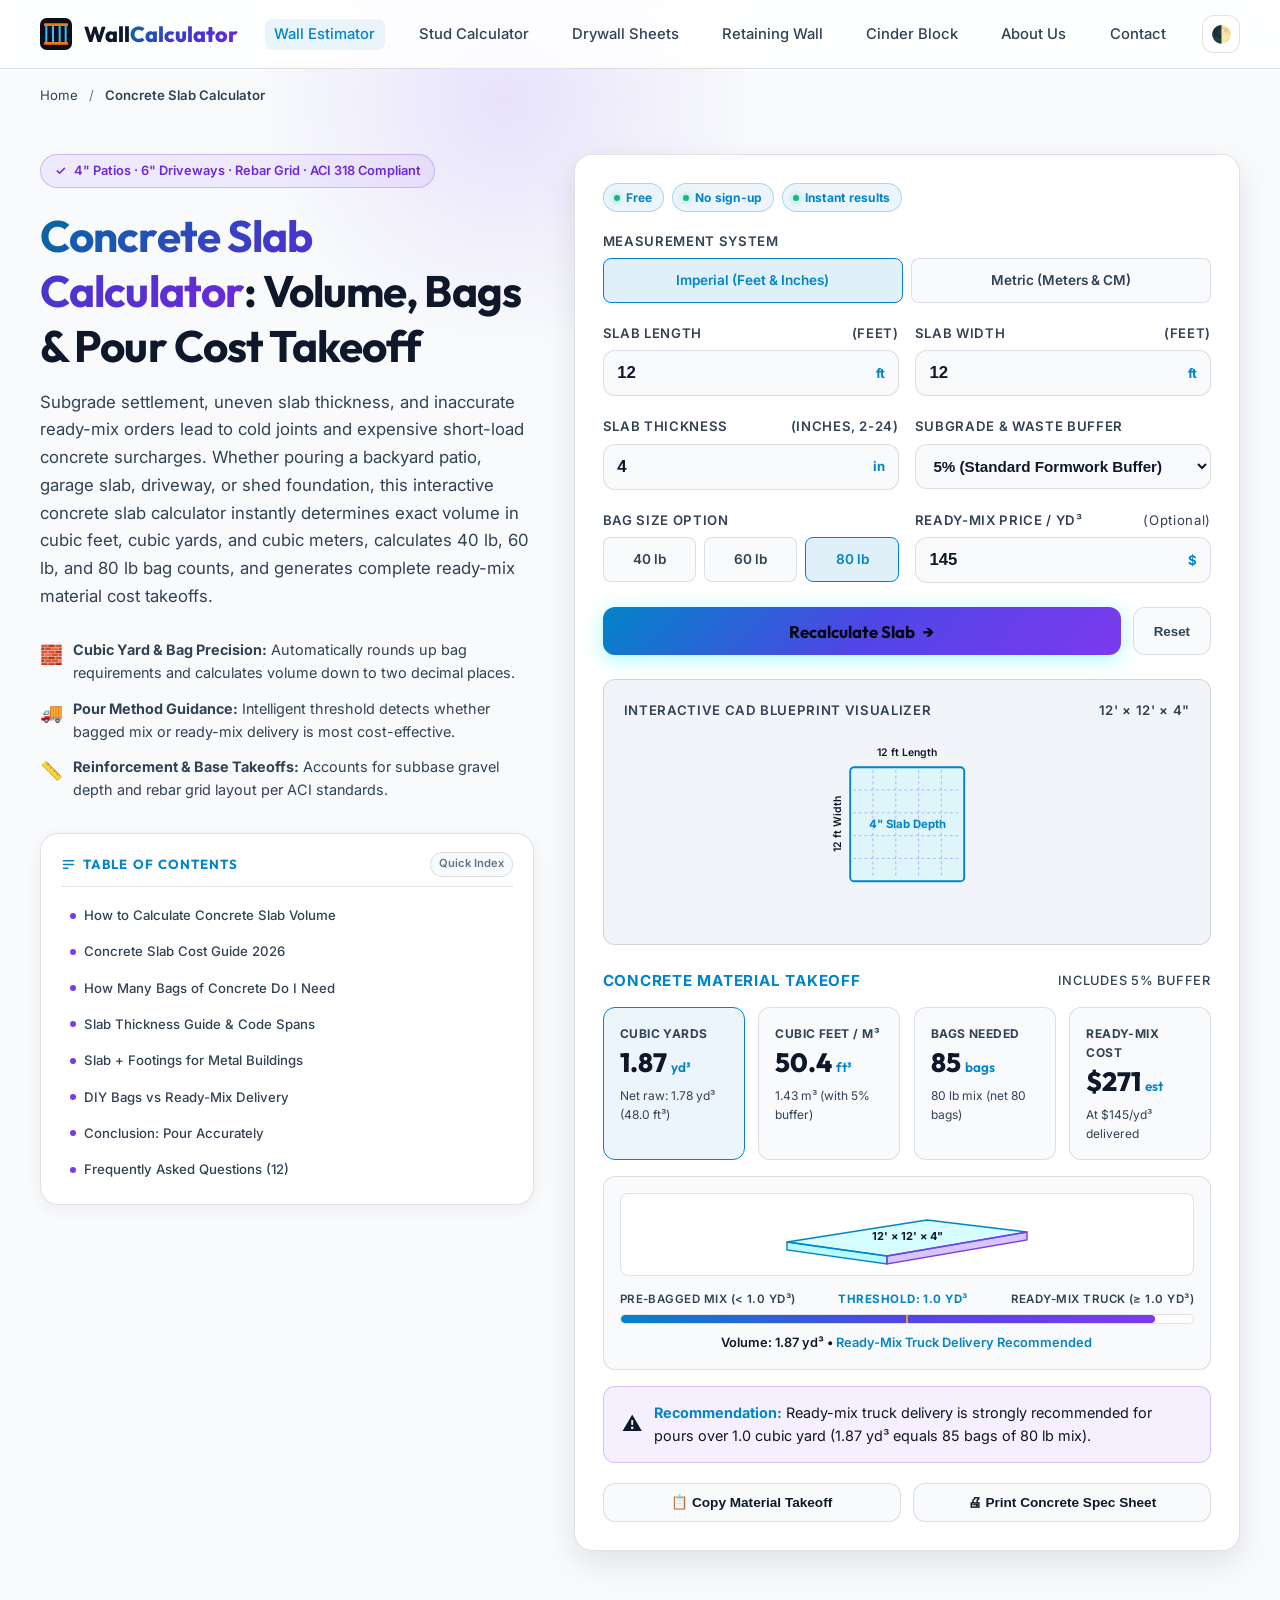
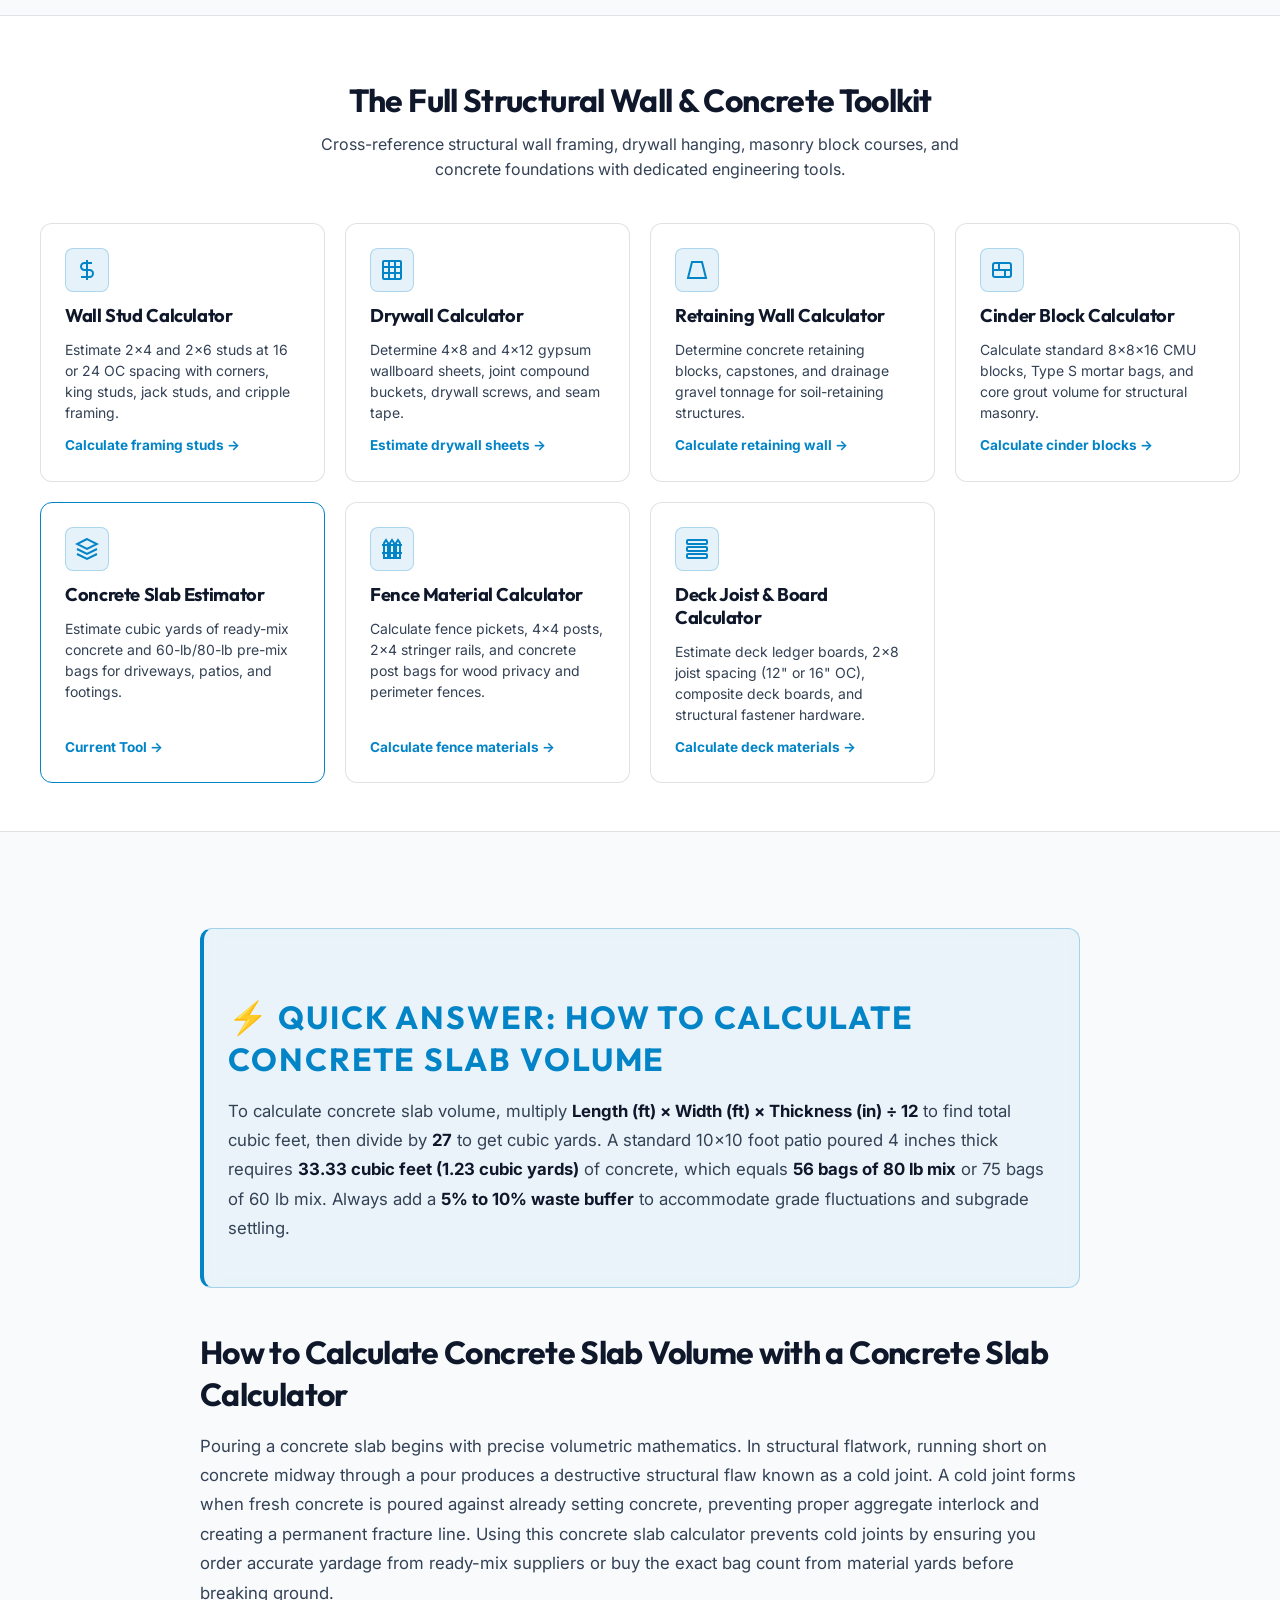
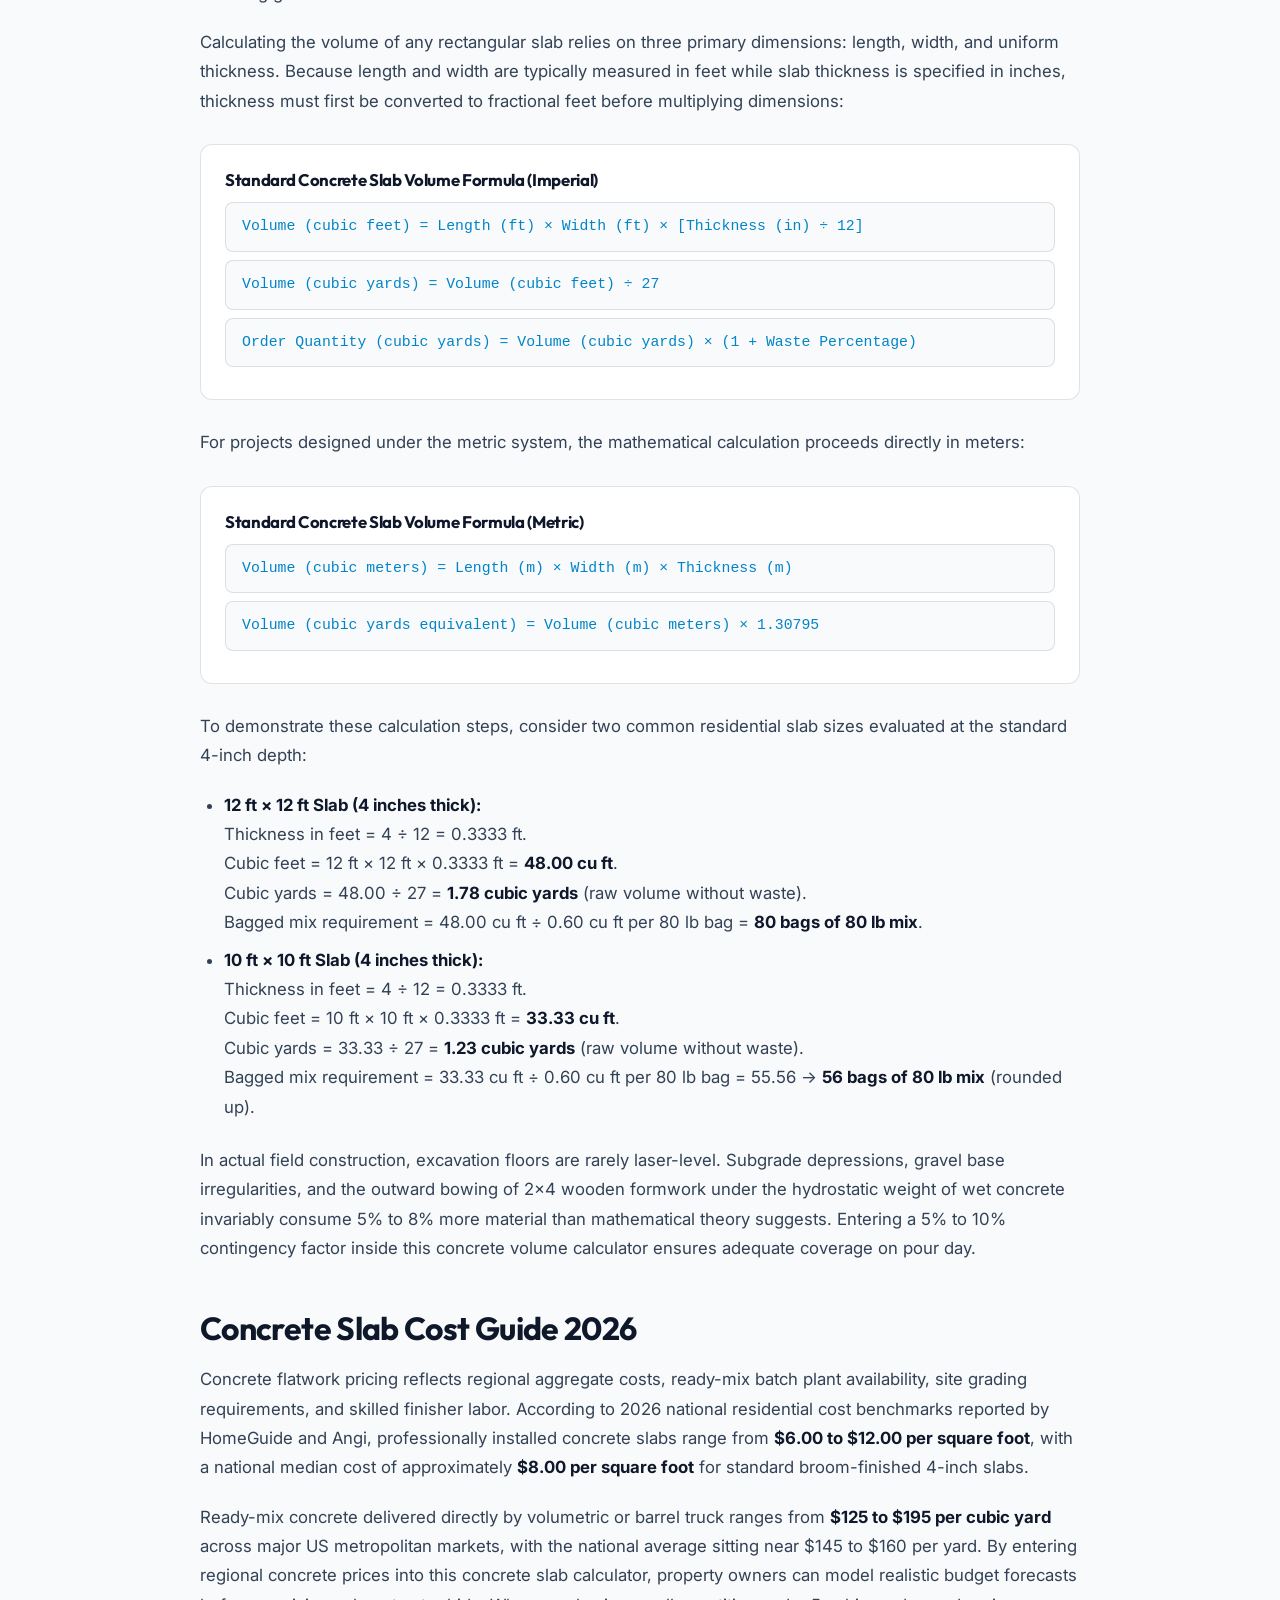
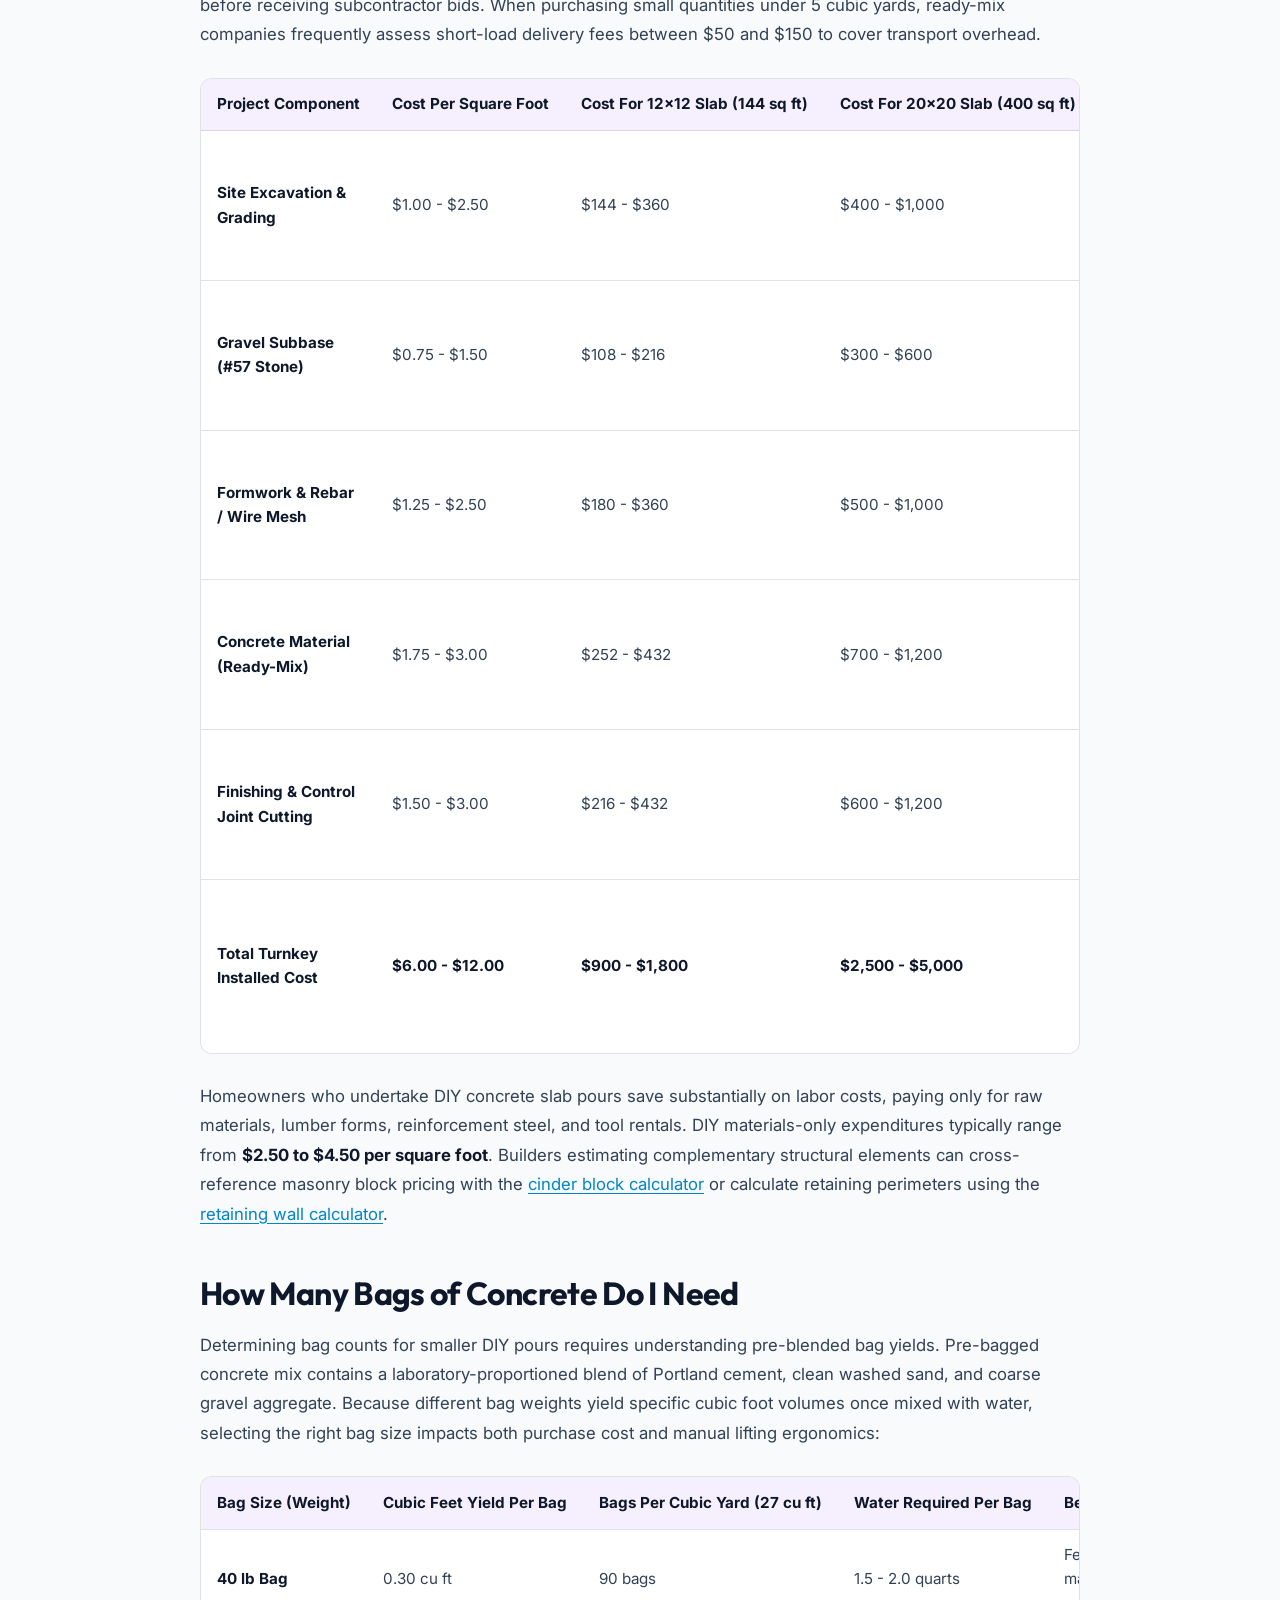
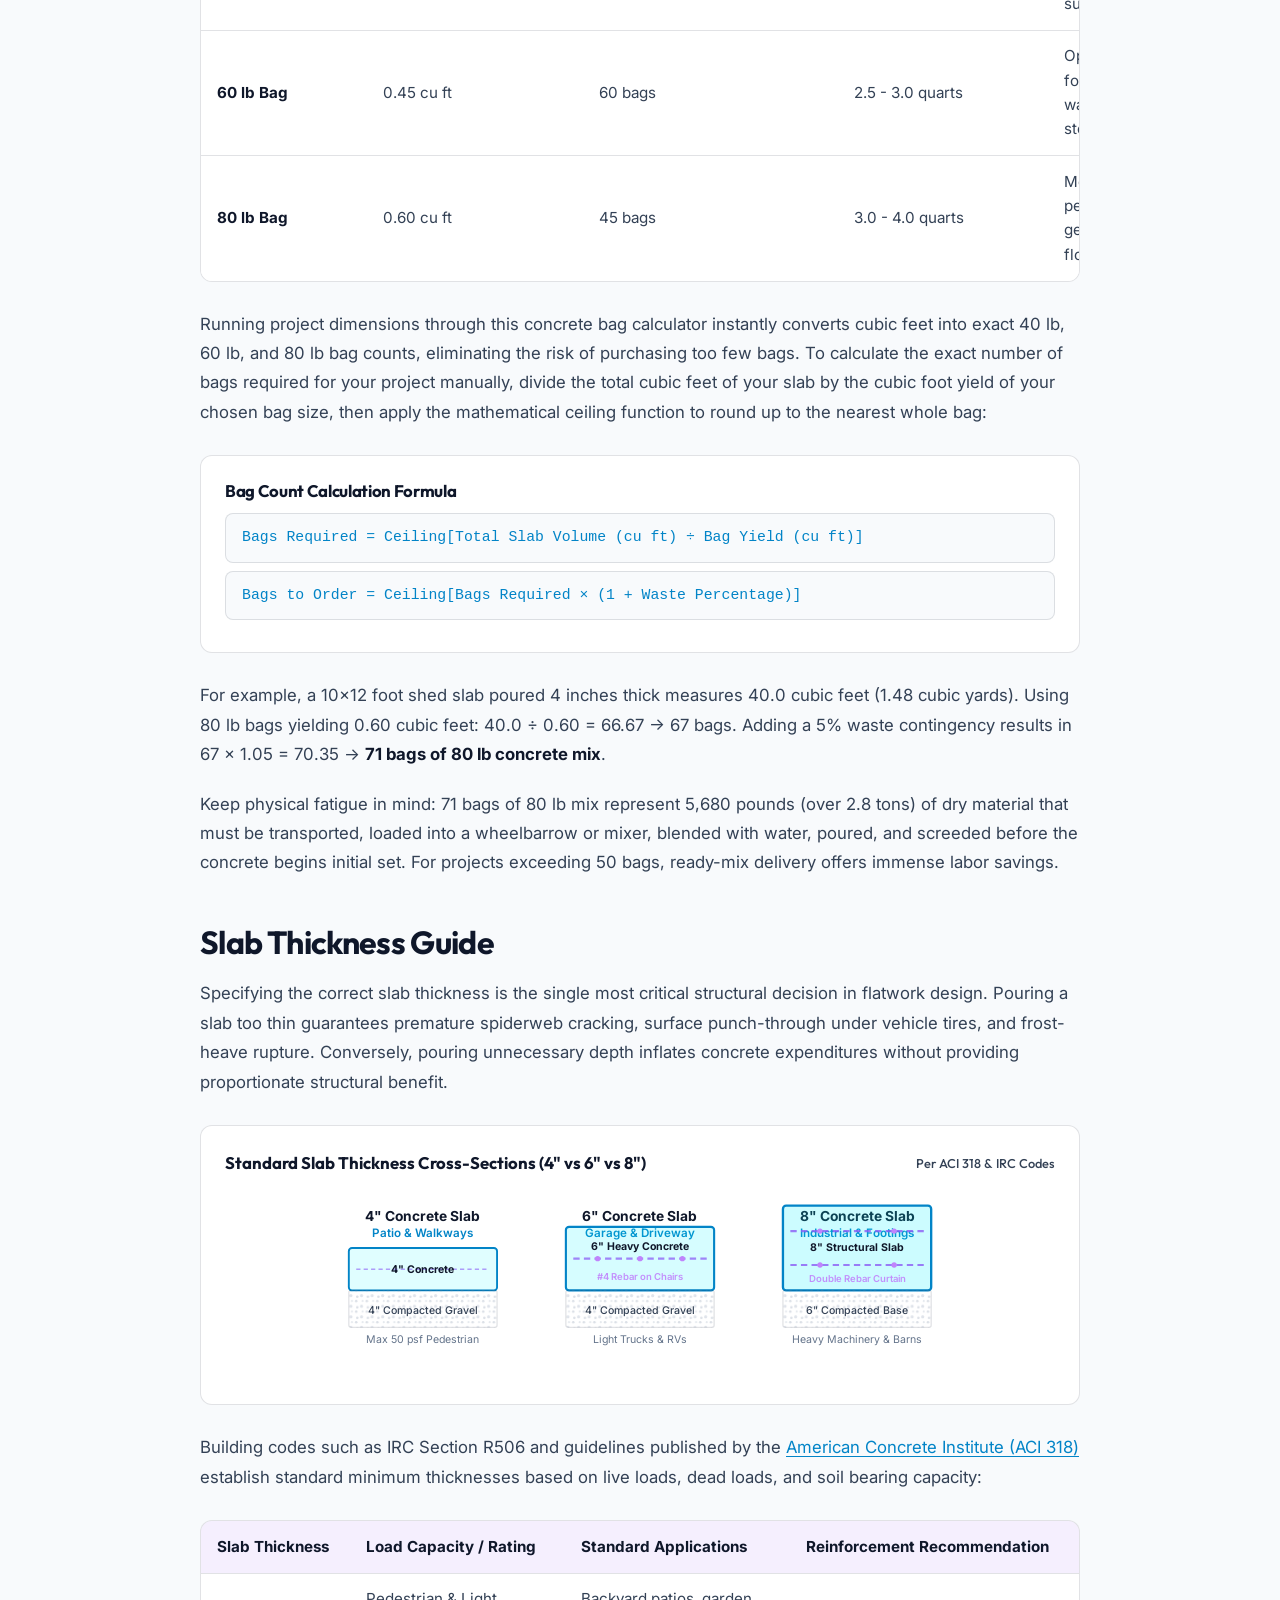
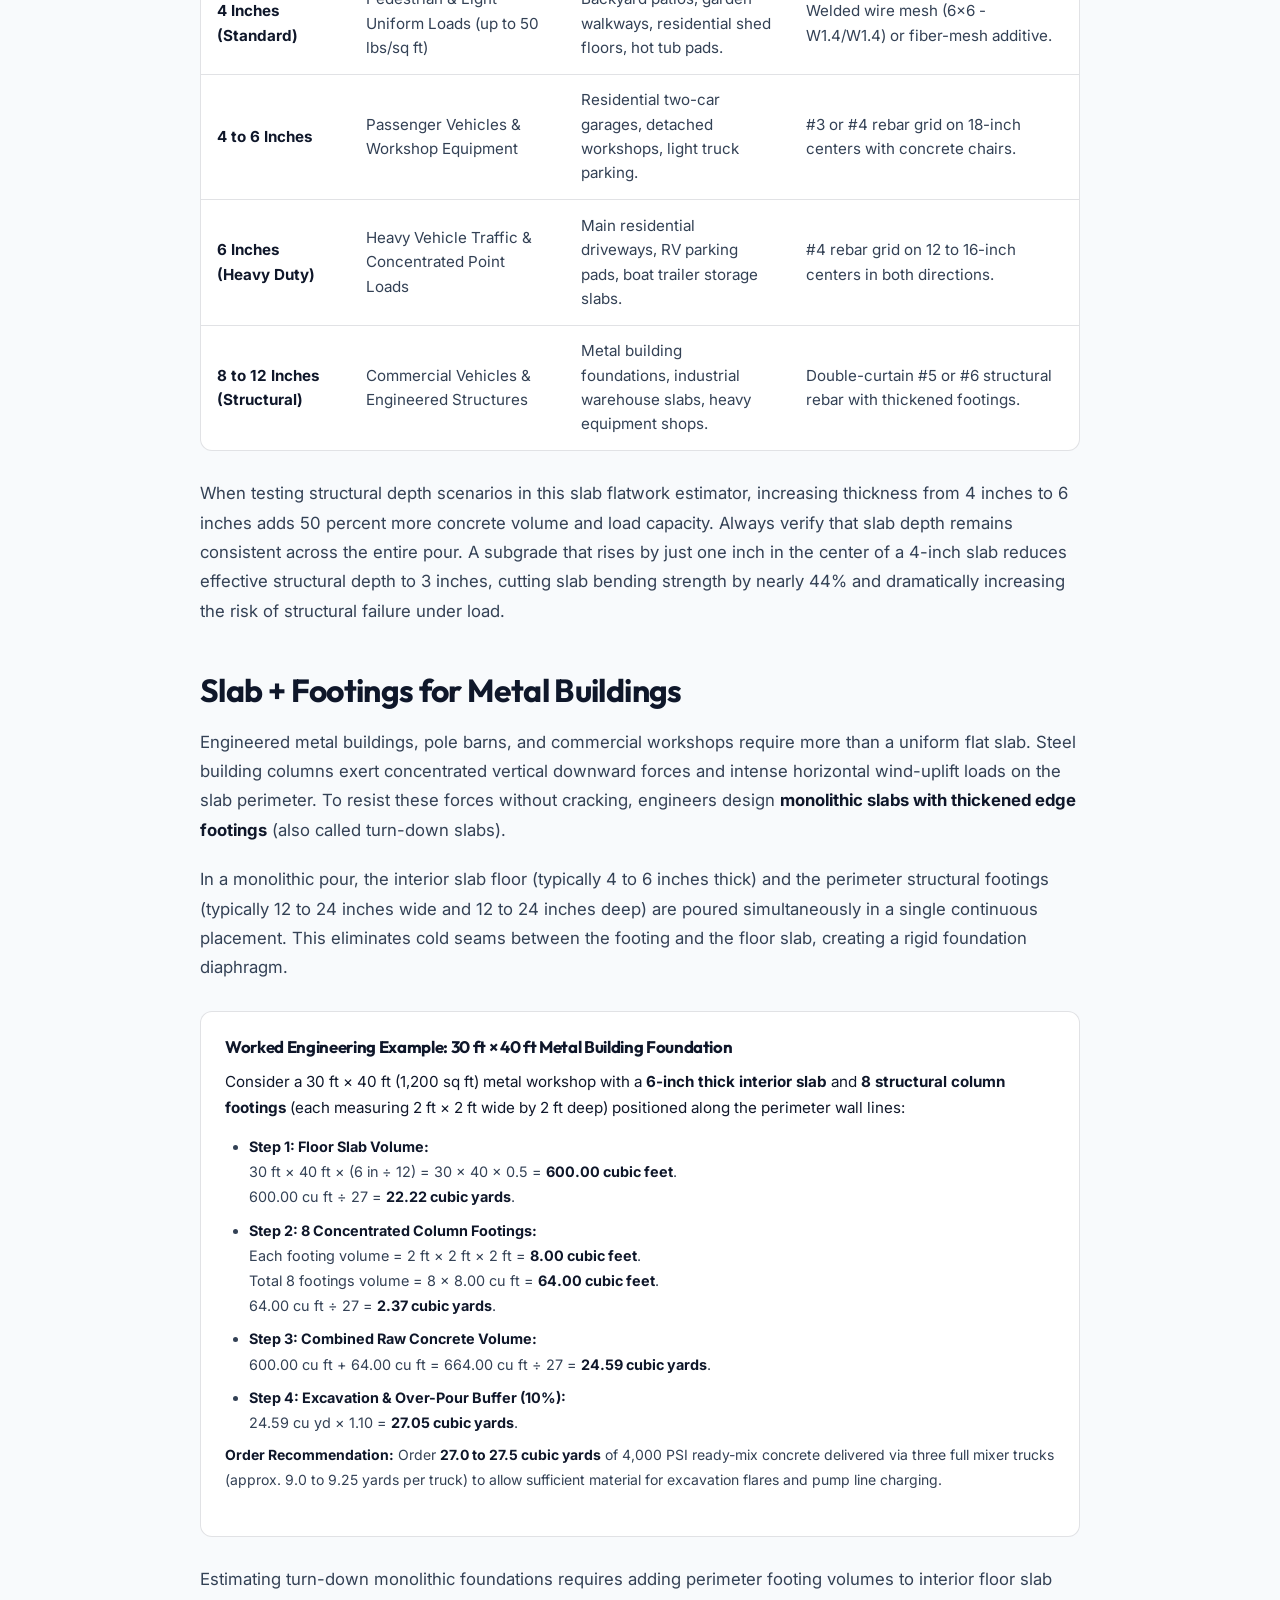
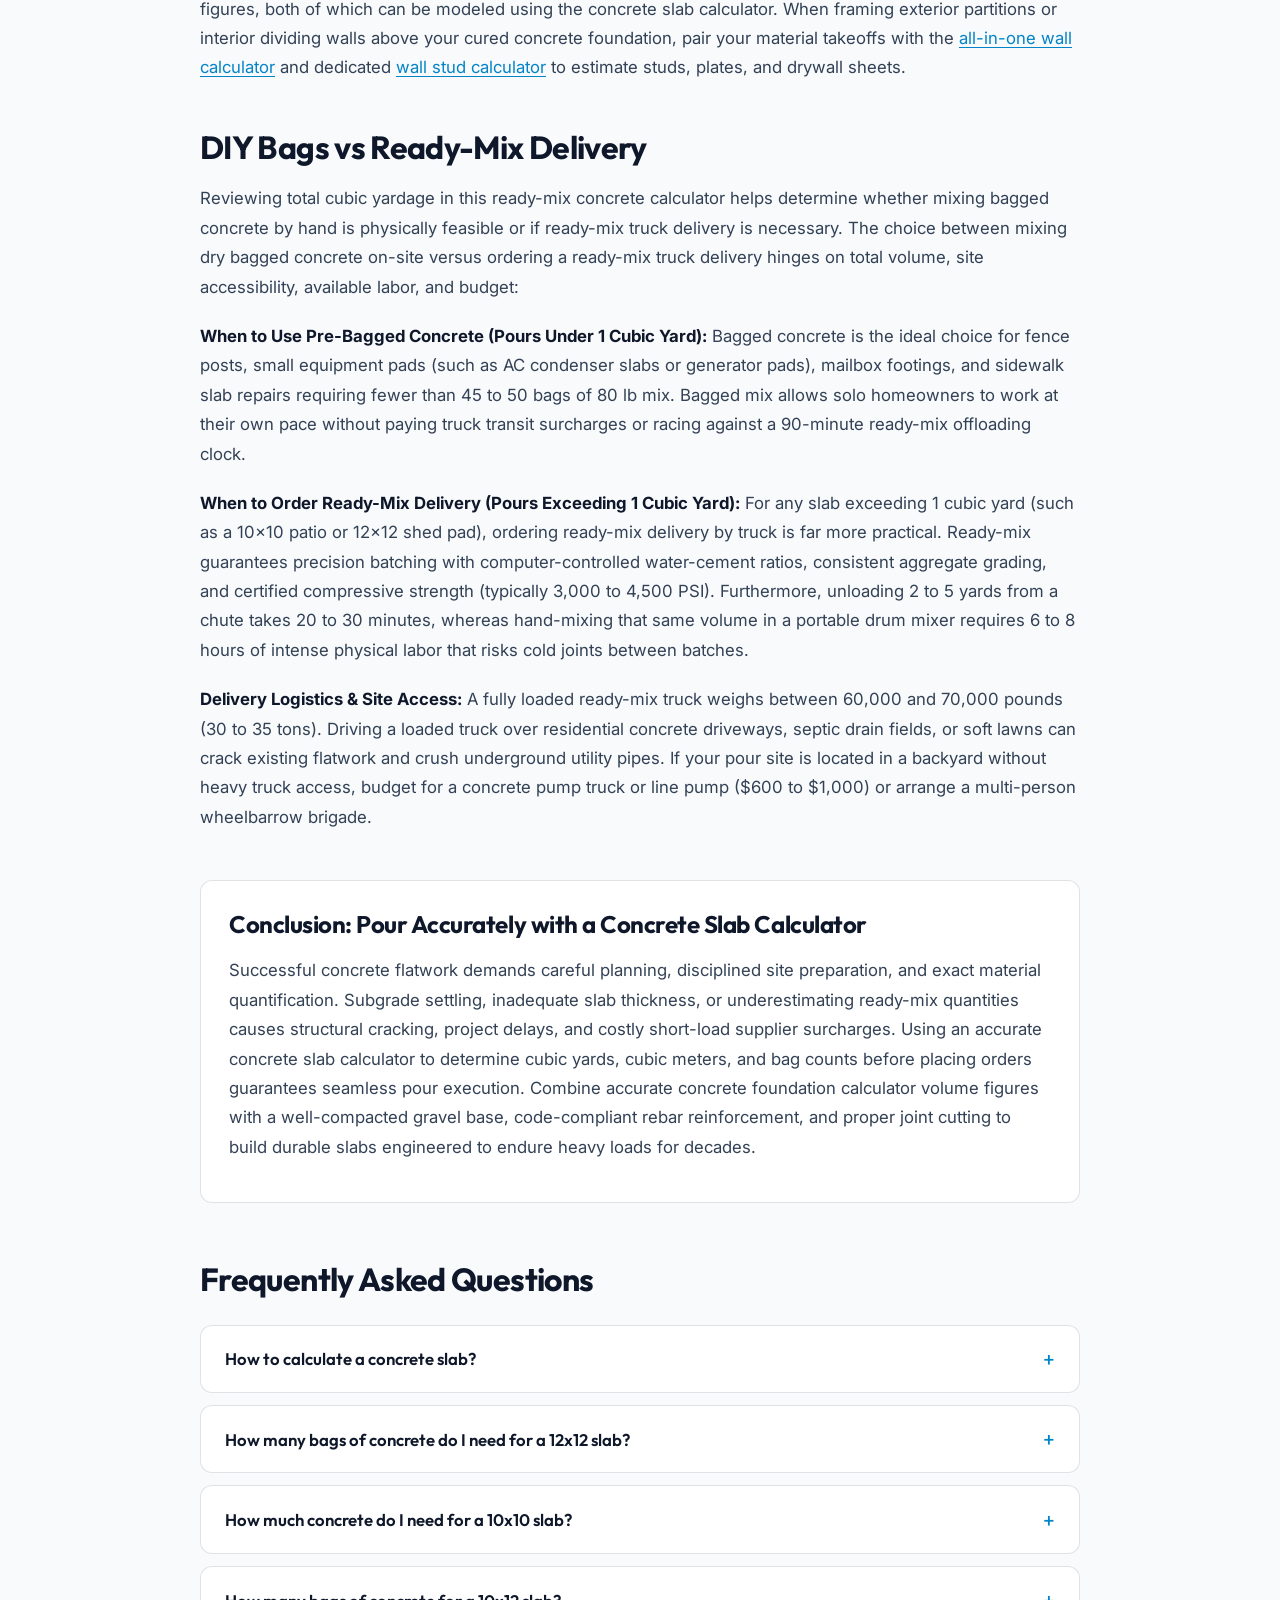
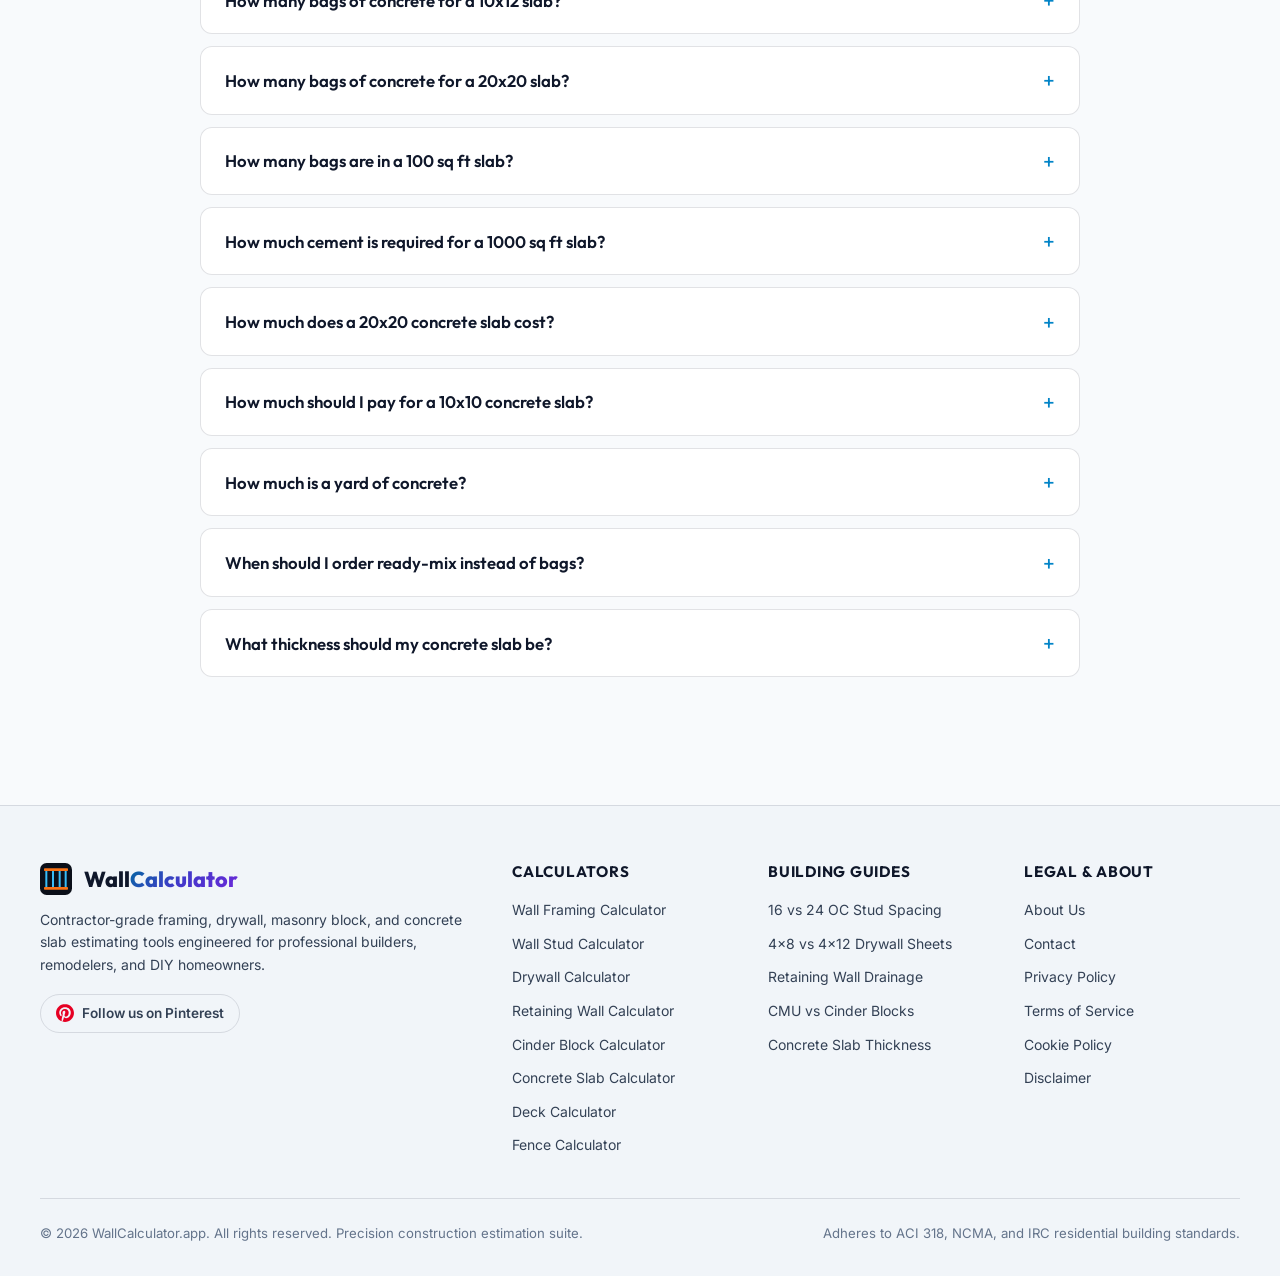
<file: concrete-slab-calculator.html>
<!DOCTYPE html>
<html lang="en" data-theme="light">
<head>
  <script>
    (function() {
      try {
        var saved = localStorage.getItem('theme');
        if (saved) document.documentElement.setAttribute('data-theme', saved);
      } catch (e) {}
    })();
  </script>
  <meta charset="UTF-8">
  <meta name="viewport" content="width=device-width, initial-scale=1.0">
  <meta http-equiv="X-UA-Compatible" content="IE=edge">
  <meta name="google-site-verification" content="uwycXcCau8QxGhGAJXw8MdhRhaqfwocgm-C9AI3S3YY" />

  <!-- Primary Meta Tags -->
  <title>Concrete Slab Calculator - Volume, Bags &amp; Cost Takeoff</title>
  <meta name="description" content="Pour with confidence using this concrete slab calculator for 2026: volume in yards, bag counts, thickness guide and installed cost per square foot.">
  <meta name="keywords" content="concrete slab calculator, concrete volume calculator, how many bags of concrete, concrete slab cost, yard of concrete">
  <link rel="canonical" href="https://wallcalculator.app/concrete-slab-calculator">

  <!-- Open Graph / Facebook -->
  <meta property="og:type" content="website">
  <meta property="og:url" content="https://wallcalculator.app/concrete-slab-calculator">
  <meta property="og:title" content="Concrete Slab Calculator - Volume, Bags &amp; Cost Takeoff">
  <meta property="og:description" content="Pour with confidence using this concrete slab calculator for 2026: volume in yards, bag counts, thickness guide and installed cost per square foot.">
  <meta property="og:image" content="https://wallcalculator.app/og-image.jpg">

  <!-- Twitter -->
  <meta name="twitter:card" content="summary_large_image">
  <meta name="twitter:url" content="https://wallcalculator.app/concrete-slab-calculator">
  <meta name="twitter:title" content="Concrete Slab Calculator - Volume, Bags &amp; Cost Takeoff">
  <meta name="twitter:description" content="Pour with confidence using this concrete slab calculator for 2026: volume in yards, bag counts, thickness guide and installed cost per square foot.">
  <meta name="twitter:image" content="https://wallcalculator.app/og-image.jpg">

  <!-- Favicon -->
  <link rel="icon" type="image/svg+xml" href="/favicon.svg">
  <link rel="apple-touch-icon" href="/favicon.svg">

  <!-- Google Fonts -->
  <link rel="preconnect" href="https://fonts.googleapis.com">
  <link rel="preconnect" href="https://fonts.gstatic.com" crossorigin>
  <link rel="preload" as="style" href="https://fonts.googleapis.com/css2?family=Inter:wght@400;500;600;700&family=Outfit:wght@500;600;700;800&display=swap">
  <link rel="stylesheet" href="https://fonts.googleapis.com/css2?family=Inter:wght@400;500;600;700&family=Outfit:wght@500;600;700;800&display=swap" media="print" onload="this.media='all'">
  <noscript><link rel="stylesheet" href="https://fonts.googleapis.com/css2?family=Inter:wght@400;500;600;700&family=Outfit:wght@500;600;700;800&display=swap"></noscript>

  <!-- AI Agent Discovery -->
  <link rel="alternate" type="application/json" href="/.well-known/ai-catalog.json" title="AI Agent Catalog">

  <!-- JSON-LD: WebApplication -->
  <script type="application/ld+json">
  {
    "@context": "https://schema.org",
    "@type": "WebApplication",
    "name": "Concrete Slab Calculator",
    "url": "https://wallcalculator.app/concrete-slab-calculator",
    "applicationCategory": "BusinessApplication",
    "operatingSystem": "All",
    "description": "Calculate concrete slab volume in cubic yards, cubic feet, and cubic meters, plus 40 lb, 60 lb, and 80 lb bag counts and ready-mix delivery costs.",
    "offers": {
      "@type": "Offer",
      "price": "0",
      "priceCurrency": "USD"
    },
    "featureList": [
      "Cubic yards, cubic feet, and cubic meters calculation",
      "40 lb, 60 lb, and 80 lb bagged concrete estimation",
      "Ready-mix delivered concrete cost takeoff",
      "Live 2D interactive CAD slab blueprint with rebar grid",
      "Pour method recommendation threshold",
      "Printable concrete material list for contractors"
    ]
  }
  </script>

  <!-- JSON-LD: BreadcrumbList -->
  <script type="application/ld+json">
  {
    "@context": "https://schema.org",
    "@type": "BreadcrumbList",
    "itemListElement": [
      {
        "@type": "ListItem",
        "position": 1,
        "name": "Home",
        "item": "https://wallcalculator.app/"
      },
      {
        "@type": "ListItem",
        "position": 2,
        "name": "Concrete Slab Calculator",
        "item": "https://wallcalculator.app/concrete-slab-calculator"
      }
    ]
  }
  </script>

  <!-- JSON-LD: FAQPage -->
  <script type="application/ld+json">
  {
    "@context": "https://schema.org",
    "@type": "FAQPage",
    "mainEntity": [
      {
        "@type": "Question",
        "name": "How to calculate a concrete slab?",
        "acceptedAnswer": {
          "@type": "Answer",
          "text": "To calculate concrete slab volume, multiply Length (ft) by Width (ft) by Thickness (in) divided by 12, then divide by 27 to determine cubic yards. For metric pours, multiply Length (m) by Width (m) by Thickness (m) to calculate cubic meters. Always add a 5% to 10% waste buffer to account for subgrade variations and formwork deflection."
        }
      },
      {
        "@type": "Question",
        "name": "How many bags of concrete do I need for a 12x12 slab?",
        "acceptedAnswer": {
          "@type": "Answer",
          "text": "For a 12x12 foot slab poured at 4 inches thick (48 cubic feet or 1.78 cubic yards), you need 80 bags of 80 lb concrete mix, 107 bags of 60 lb mix, or 160 bags of 40 lb mix without waste. Adding a 5% waste buffer brings your order to 84 bags of 80 lb mix. Because 1.78 cubic yards requires substantial manual mixing, ordering ready-mix delivery is generally recommended at this size."
        }
      },
      {
        "@type": "Question",
        "name": "How much concrete do I need for a 10x10 slab?",
        "acceptedAnswer": {
          "@type": "Answer",
          "text": "A 10x10 foot concrete slab at standard 4-inch thickness requires 33.33 cubic feet or 1.23 cubic yards of concrete. In pre-bagged concrete mix, this equals 56 bags of 80 lb mix, 75 bags of 60 lb mix, or 112 bags of 40 lb mix. With a standard 5% waste buffer, order 59 bags of 80 lb concrete mix or 1.30 cubic yards of ready-mix concrete."
        }
      },
      {
        "@type": "Question",
        "name": "How many bags of concrete for a 10x12 slab?",
        "acceptedAnswer": {
          "@type": "Answer",
          "text": "A 10x12 foot concrete slab poured 4 inches thick has a total volume of 40 cubic feet, which equals 1.48 cubic yards. To pour this slab using dry bagged mix, you need 67 bags of 80 lb mix, 89 bags of 60 lb mix, or 134 bags of 40 lb mix. Factoring in a 5% contractor waste allowance, order 71 bags of 80 lb mix or 1.55 cubic yards delivered."
        }
      },
      {
        "@type": "Question",
        "name": "How many bags of concrete for a 20x20 slab?",
        "acceptedAnswer": {
          "@type": "Answer",
          "text": "A 20x20 foot slab at 4 inches thick has a volume of 133.33 cubic feet, which equals 4.94 cubic yards. If mixed from bags, this project requires 223 bags of 80 lb mix (nearly 9 tons of dry material). Mixing this volume by hand or portable mixer is impractical; ordering 5.25 to 5.50 cubic yards of ready-mix concrete delivered by truck is strongly recommended for structural uniformity and speed."
        }
      },
      {
        "@type": "Question",
        "name": "How many bags are in a 100 sq ft slab?",
        "acceptedAnswer": {
          "@type": "Answer",
          "text": "A 100 square foot slab poured at the standard 4-inch depth requires 33.33 cubic feet of concrete, which equals 1.23 cubic yards. In bagged dry mix, this equals 56 bags of 80 lb concrete, 75 bags of 60 lb concrete, or 112 bags of 40 lb concrete. If poured 6 inches deep for heavy vehicle traffic (50 cubic feet or 1.85 cubic yards), the same 100 square foot slab requires 84 bags of 80 lb mix."
        }
      },
      {
        "@type": "Question",
        "name": "How much cement is required for a 1000 sq ft slab?",
        "acceptedAnswer": {
          "@type": "Answer",
          "text": "A 1,000 square foot slab poured 4 inches thick requires 333.33 cubic feet, which equals 12.35 cubic yards of concrete. Homeowners often ask for bags of cement, but pure Portland cement is only one ingredient in concrete; structural slabs require ready-mixed concrete combining cement, sand, stone, and water. A 1,000 square foot slab is strictly ready-mix truck territory, requiring approximately 13 to 13.5 cubic yards delivered across two mixer trucks."
        }
      },
      {
        "@type": "Question",
        "name": "How much does a 20x20 concrete slab cost?",
        "acceptedAnswer": {
          "@type": "Answer",
          "text": "A 20x20 foot concrete slab (400 square feet) typically costs between $2,400 and $4,800 fully installed, based on the national average range of $6 to $12 per square foot. Total cost depends on excavation requirements, base gravel thickness, rebar reinforcement grids, edge thickening, and site accessibility. A DIY installation for materials alone averages $1,100 to $1,800."
        }
      },
      {
        "@type": "Question",
        "name": "How much should I pay for a 10x10 concrete slab?",
        "acceptedAnswer": {
          "@type": "Answer",
          "text": "For a 10x10 foot concrete slab (100 square feet), expect to pay between $600 and $1,200 for turnkey professional installation ($6 to $12 per square foot). Turnkey pricing covers excavation, compacting 4 inches of crushed gravel, formwork, wire mesh or rebar, the concrete pour, and a broomed finish. If completed as a DIY project with bags or a small yardage delivery, materials cost roughly $250 to $450."
        }
      },
      {
        "@type": "Question",
        "name": "How much is a yard of concrete?",
        "acceptedAnswer": {
          "@type": "Answer",
          "text": "In 2026, ready-mix concrete costs between $125 and $195 per cubic yard delivered across most US regional markets, with a national median of approximately $145 to $160 per yard. Short-load fees ranging from $50 to $150 often apply for orders under 5 cubic yards, and weekend or long-distance deliveries may carry additional surcharges."
        }
      },
      {
        "@type": "Question",
        "name": "When should I order ready-mix instead of bags?",
        "acceptedAnswer": {
          "@type": "Answer",
          "text": "As a standard rule of thumb, use pre-bagged concrete mix for small pours under 1.0 cubic yard (fewer than 45 to 50 bags of 80 lb mix), such as fence posts, small walkways, or small equipment pads. For any project exceeding 1.0 cubic yard (over 50 bags), ready-mix delivery by truck is far more efficient, prevents fatigue, eliminates cold pour seams, and guarantees laboratory-controlled compressive strength."
        }
      },
      {
        "@type": "Question",
        "name": "What thickness should my concrete slab be?",
        "acceptedAnswer": {
          "@type": "Answer",
          "text": "Standard slab thicknesses depend on intended structural loads: 4 inches is standard for residential patios, walkways, shed floors, and hot tub pads; 4 to 6 inches is recommended for residential garages and light pickup trucks; 6 inches is required for driveways, RV pads, and boat trailers; and 8 to 12 inches is specified for heavy industrial equipment and commercial metal building footings."
        }
      }
    ]
  }
  </script>

  <!-- JSON-LD: Organization -->
  <script type="application/ld+json">
  {
    "@context": "https://schema.org",
    "@type": "Organization",
    "name": "WallCalculator.app",
    "url": "https://wallcalculator.app/",
    "logo": "https://wallcalculator.app/favicon.svg",
    "description": "Contractor-grade framing, drywall, structural wall, and concrete slab calculators."
  }
  </script>

  <style>
:root{--brand-primary:#00F0FF;--brand-accent:#8B5CF6;--gradient-cta:linear-gradient(135deg,#00F0FF 0%,#3B82F6 45%,#8B5CF6 100%);--gradient-text:linear-gradient(135deg,#00F0FF 0%,#818CF8 50%,#C084FC 100%);--bg-body:#060714;--bg-surface:#0A0D22;--bg-card:rgba(14,18,41,0.85);--bg-card-hover:rgba(22,28,62,0.9);--bg-input:#090C1E;--border-color:rgba(139,92,246,0.22);--border-focus:#00F0FF;--text-main:#F8FAFC;--text-muted:#94A3B8;--text-dim:#64748B;--blueprint-grid:rgba(0,240,255,0.08);--shadow-lg:0 16px 40px rgba(0,0,0,0.6),0 0 30px rgba(0,240,255,0.15);--radius-sm:8px;--radius-md:12px;--radius-lg:18px;--radius-full:9999px;--transition:all 0.25s cubic-bezier(0.16,1,0.3,1)}
[data-theme="light"]{--brand-primary:#0284C7;--brand-accent:#7C3AED;--gradient-cta:linear-gradient(135deg,#0284C7 0%,#4F46E5 50%,#7C3AED 100%);--gradient-text:linear-gradient(135deg,#0369A1 0%,#4338CA 50%,#6D28D9 100%);--bg-body:#F8FAFC;--bg-surface:#FFFFFF;--bg-card:#FFFFFF;--bg-card-hover:#F1F5F9;--bg-input:#F8FAFC;--border-color:rgba(15,23,42,0.12);--border-focus:#0284C7;--text-main:#0F172A;--text-muted:#334155;--text-dim:#64748B;--blueprint-grid:rgba(2,132,199,0.08);--shadow-lg:0 12px 32px rgba(15,23,42,0.1)}
html{scroll-behavior:smooth;scroll-padding-top:72px}*,*::before,*::after{box-sizing:border-box;margin:0;padding:0}
body{font-family:'Inter',-apple-system,BlinkMacSystemFont,'Segoe UI',Roboto,sans-serif;background-color:var(--bg-body);color:var(--text-main);line-height:1.6;-webkit-font-smoothing:antialiased;transition:background-color 0.3s ease,color 0.3s ease;overflow-x:hidden}
body::before{content:'';position:absolute;top:-150px;left:20%;width:500px;height:500px;background:radial-gradient(circle,rgba(139,92,246,0.15) 0%,transparent 70%);pointer-events:none;z-index:0}
body::after{content:'';position:absolute;top:300px;right:5%;width:600px;height:600px;background:radial-gradient(circle,rgba(0,240,255,0.1) 0%,transparent 70%);pointer-events:none;z-index:0}
h1,h2,h3,h4{font-family:'Outfit',-apple-system,BlinkMacSystemFont,'Segoe UI',Roboto,sans-serif;font-weight:700;line-height:1.25;letter-spacing:-0.02em}
a{color:inherit;text-decoration:none}
.container{width:100%;max-width:1240px;margin:0 auto;padding:0 1.25rem;position:relative;z-index:1}
/* NAV */
.header-nav{position:sticky;top:0;z-index:100;background:rgba(6,7,20,0.85);backdrop-filter:blur(16px);-webkit-backdrop-filter:blur(16px);border-bottom:1px solid var(--border-color);transition:background 0.3s ease}
[data-theme="light"] .header-nav{background:rgba(255,255,255,0.85)}
.nav-inner{display:flex;align-items:center;justify-content:space-between;height:68px}
.brand-logo{display:flex;align-items:center;gap:0.75rem;font-family:'Outfit',sans-serif;font-size:1.35rem;font-weight:800}
.brand-logo svg{width:32px;height:32px}
.brand-logo span.accent{background:var(--gradient-text);-webkit-background-clip:text;-webkit-text-fill-color:transparent}
.nav-links{display:flex;align-items:center;gap:1.5rem;list-style:none}
.nav-links a{font-size:0.925rem;font-weight:500;color:var(--text-muted);transition:var(--transition);padding:0.4rem 0.6rem;border-radius:var(--radius-sm)}
.nav-links a:hover,.nav-links a.active{color:var(--brand-primary);background:rgba(0,240,255,0.08)}
[data-theme="light"] .nav-links a:hover,[data-theme="light"] .nav-links a.active{color:#0284C7;background:rgba(2,132,199,0.08)}
.nav-actions{display:flex;align-items:center;gap:0.5rem}
.btn-icon{background:var(--bg-card);border:1px solid var(--border-color);color:var(--text-main);width:38px;height:38px;border-radius:var(--radius-md);display:flex;align-items:center;justify-content:center;cursor:pointer;transition:var(--transition);font-size:1.05rem}
.btn-icon:hover{background:var(--bg-card-hover);border-color:var(--brand-primary)}
.mobile-menu-toggle{display:none}
@media (max-width:768px){
  .nav-inner{height:58px}.brand-logo{font-size:1.15rem;gap:0.5rem}.brand-logo svg{width:26px;height:26px}
  .mobile-menu-toggle{display:flex}
  .nav-links{position:fixed;top:58px;left:0;right:0;background:var(--bg-surface);border-bottom:1px solid var(--border-color);box-shadow:var(--shadow-lg);flex-direction:column;align-items:stretch;gap:0.35rem;padding:1rem 1.25rem 1.25rem;display:none;z-index:999}
  .nav-links.mobile-open{display:flex;animation:menuSlideDown 0.22s ease}
  .nav-links a{font-size:0.95rem;padding:0.75rem 0.85rem;display:block;width:100%}
  @keyframes menuSlideDown{from{opacity:0;transform:translateY(-8px)}to{opacity:1;transform:translateY(0)}}
}
/* HERO */
.hero-section{padding:3rem 0 4rem;position:relative;overflow:hidden}
.hero-grid{display:grid;grid-template-columns:1fr 1.35fr;gap:2.5rem;align-items:start}
@media (max-width:992px){.hero-section{padding:1.75rem 0 2.5rem}.hero-grid{grid-template-columns:1fr;gap:1.75rem}}
@media (max-width:640px){.hero-section{padding:1.25rem 0 2rem}}
.badge-pill{display:inline-flex;align-items:center;gap:0.5rem;background:rgba(139,92,246,0.15);color:#C084FC;border:1px solid rgba(139,92,246,0.35);padding:0.35rem 0.85rem;border-radius:var(--radius-full);font-size:0.8rem;font-weight:600;margin-bottom:1.25rem}
[data-theme="light"] .badge-pill{background:rgba(124,58,237,0.08);color:#6D28D9;border-color:rgba(124,58,237,0.28)}
.hero-title{font-size:2.75rem;margin-bottom:1rem}
.hero-title .accent{background:var(--gradient-text);-webkit-background-clip:text;-webkit-text-fill-color:transparent}
.hero-subtitle{font-size:1.05rem;color:var(--text-muted);margin-bottom:1.75rem;line-height:1.65}
.trust-badges{display:flex;flex-direction:column;gap:0.75rem;margin-bottom:2rem}
.trust-item{display:flex;align-items:flex-start;gap:0.6rem;font-size:0.9rem;color:var(--text-muted)}
.trust-item span.icon{font-size:1.15rem;flex-shrink:0;margin-top:0.1rem}
/* CALC CARD */
.calc-card{background:var(--bg-card);backdrop-filter:blur(16px);-webkit-backdrop-filter:blur(16px);border:1px solid var(--border-color);border-radius:var(--radius-lg);padding:1.75rem;box-shadow:var(--shadow-lg)}
.form-row-2{display:grid;grid-template-columns:1fr 1fr;gap:1rem;margin-bottom:1.25rem}
.form-group{display:flex;flex-direction:column;gap:0.4rem}
.form-label{font-size:0.825rem;font-weight:600;color:var(--text-muted);text-transform:uppercase;letter-spacing:0.05em;display:flex;justify-content:space-between}
.input-with-unit{position:relative;display:flex;align-items:center}
.form-input{width:100%;background:var(--bg-input);border:1px solid var(--border-color);color:var(--text-main);font-size:1.05rem;font-weight:600;padding:0.75rem 2.75rem 0.75rem 0.85rem;border-radius:var(--radius-md);outline:none;transition:var(--transition)}
.form-input:focus{border-color:var(--border-focus);box-shadow:0 0 0 3px rgba(0,240,255,0.25)}
.unit-tag{position:absolute;right:0.85rem;font-size:0.825rem;font-weight:700;color:var(--brand-primary);pointer-events:none}
.pill-group{display:grid;grid-template-columns:repeat(2,1fr);gap:0.5rem}
.pill-group.cols-3{grid-template-columns:repeat(3,1fr)}
.pill-option{position:relative}
.pill-option input[type="radio"]{position:absolute;opacity:0;pointer-events:none}
.pill-option label{display:flex;align-items:center;justify-content:center;padding:0.65rem 0.5rem;background:var(--bg-input);border:1px solid var(--border-color);border-radius:var(--radius-sm);font-size:0.85rem;font-weight:600;color:var(--text-muted);cursor:pointer;transition:var(--transition);text-align:center}
.pill-option input[type="radio"]:checked+label{background:rgba(0,240,255,0.12);border-color:var(--brand-primary);color:var(--text-main)}
[data-theme="light"] .pill-option input[type="radio"]:checked+label{background:rgba(2,132,199,0.12);border-color:#0284C7;color:#0284C7}
.form-select{width:100%;background:var(--bg-input);border:1px solid var(--border-color);color:var(--text-main);font-size:0.95rem;font-weight:600;padding:0.75rem 0.85rem;border-radius:var(--radius-md);outline:none;transition:var(--transition);cursor:pointer}
.form-select:focus{border-color:var(--border-focus);box-shadow:0 0 0 3px rgba(0,240,255,0.25)}
.calc-actions{display:flex;gap:0.75rem;margin-top:1.5rem}
.btn-primary{flex:1;background:var(--gradient-cta);color:#060714;font-family:'Outfit',sans-serif;font-size:1.05rem;font-weight:700;padding:0.85rem 1.5rem;border:none;border-radius:var(--radius-md);cursor:pointer;transition:var(--transition);box-shadow:0 4px 20px rgba(0,240,255,0.35);display:flex;align-items:center;justify-content:center;gap:0.5rem}
.btn-primary:hover{transform:translateY(-2px);box-shadow:0 6px 26px rgba(0,240,255,0.5)}
.btn-secondary{background:var(--bg-input);color:var(--text-muted);border:1px solid var(--border-color);padding:0.85rem 1.25rem;border-radius:var(--radius-md);font-weight:600;cursor:pointer;transition:var(--transition)}
.btn-secondary:hover{color:var(--text-main);border-color:var(--brand-primary)}

/* ERROR BANNER */
.error-banner{background:rgba(239,68,68,0.15);border:1px solid rgba(239,68,68,0.4);color:#FCA5A5;padding:0.75rem 1rem;border-radius:var(--radius-md);font-size:0.875rem;margin-bottom:1rem;display:none}

/* 2D VISUALIZER */
.blueprint-wrapper{background:#040612;border:1px solid var(--border-color);border-radius:var(--radius-md);margin-top:1.5rem;padding:1.25rem;position:relative;overflow:hidden}
[data-theme="light"] .blueprint-wrapper{background:#F1F5F9;border-color:rgba(15,23,42,0.15)}
.blueprint-header{display:flex;justify-content:space-between;align-items:center;margin-bottom:0.75rem;font-size:0.825rem;font-weight:600;color:var(--text-muted);text-transform:uppercase;letter-spacing:0.05em}
.blueprint-svg-container{width:100%;height:190px;display:flex;align-items:center;justify-content:center}
.blueprint-svg-container svg{width:100%;height:100%;overflow:visible}

/* RESULTS DASHBOARD */
.results-section{margin-top:1.5rem}
.results-title{font-size:0.95rem;font-weight:700;text-transform:uppercase;letter-spacing:0.05em;color:var(--brand-primary);margin-bottom:0.85rem;display:flex;justify-content:space-between;align-items:center}
.results-grid{display:grid;grid-template-columns:repeat(2,1fr);gap:0.85rem}
@media (min-width:640px){.results-grid{grid-template-columns:repeat(4,1fr)}}
.takeoff-card{background:var(--bg-input);border:1px solid var(--border-color);border-radius:var(--radius-md);padding:1rem;display:flex;flex-direction:column;gap:0.25rem;position:relative;overflow:hidden}
.takeoff-card.highlight{border-color:var(--brand-primary);background:rgba(0,240,255,0.06)}
[data-theme="light"] .takeoff-card.highlight{background:rgba(2,132,199,0.08);border-color:#0284C7}
.takeoff-label{font-size:0.75rem;font-weight:700;text-transform:uppercase;color:var(--text-muted);letter-spacing:0.04em}
.takeoff-val{font-size:1.65rem;font-weight:800;color:var(--text-main);font-family:'Outfit',sans-serif;line-height:1.2}
.takeoff-val span.unit{font-size:0.85rem;font-weight:600;color:var(--brand-primary);margin-left:0.25rem}
.takeoff-sub{font-size:0.75rem;color:var(--text-muted);margin-top:0.2rem}

/* RECOMMENDATION BOX */
.rec-box{margin-top:1rem;background:rgba(139,92,246,0.12);border:1px solid rgba(139,92,246,0.3);border-radius:var(--radius-md);padding:0.9rem 1.15rem;display:flex;align-items:center;gap:0.75rem;font-size:0.9rem;color:var(--text-main)}
[data-theme="light"] .rec-box{background:rgba(124,58,237,0.08);border-color:rgba(124,58,237,0.25);color:#0F172A}
.rec-box span.rec-icon{font-size:1.25rem;flex-shrink:0}
.rec-box strong{color:var(--brand-primary)}
[data-theme="light"] .rec-box strong{color:#0284C7}

/* EXPORT ACTIONS */
.export-actions{display:flex;gap:0.75rem;margin-top:1.25rem}
.btn-export{flex:1;background:var(--bg-input);border:1px solid var(--border-color);color:var(--text-main);padding:0.65rem 1rem;border-radius:var(--radius-md);font-size:0.85rem;font-weight:600;cursor:pointer;transition:var(--transition);display:flex;align-items:center;justify-content:center;gap:0.4rem}
.btn-export:hover{border-color:var(--brand-primary);background:var(--bg-card-hover)}

/* SUITE SECTION */
.suite-section{padding:4rem 0 3rem;background:var(--bg-surface);border-top:1px solid var(--border-color);border-bottom:1px solid var(--border-color)}
.section-header{text-align:center;max-width:700px;margin:0 auto 2.5rem}
.section-header h2{font-size:2rem;margin-bottom:0.75rem}
.section-header p{color:var(--text-muted);font-size:1rem}
.tools-grid{display:grid;grid-template-columns:repeat(auto-fit,minmax(240px,1fr));gap:1.25rem}
.tool-card{background:var(--bg-card);border:1px solid var(--border-color);border-radius:var(--radius-md);padding:1.5rem;display:flex;flex-direction:column;gap:0.75rem;transition:var(--transition)}
.tool-card:hover{transform:translateY(-3px);border-color:var(--brand-primary);box-shadow:var(--shadow-lg)}
.tool-card-icon{width:44px;height:44px;background:rgba(0,240,255,0.1);border:1px solid rgba(0,240,255,0.25);border-radius:var(--radius-sm);display:flex;align-items:center;justify-content:center;color:var(--brand-primary)}
[data-theme="light"] .tool-card-icon{background:rgba(2,132,199,0.1);border-color:rgba(2,132,199,0.25);color:#0284C7}
.tool-card-icon svg{width:24px;height:24px}
.tool-card-title{font-size:1.15rem;font-weight:700}
.tool-card-desc{font-size:0.875rem;color:var(--text-muted);line-height:1.5;flex-grow:1}
.tool-card-link{font-size:0.85rem;font-weight:700;color:var(--brand-primary);display:inline-flex;align-items:center;gap:0.35rem;transition:var(--transition)}
.tool-card-link:hover{gap:0.6rem}

/* ARTICLE / PROSE */
.article-section{padding:4rem 0}
.prose-content{max-width:880px;margin:0 auto}
.prose-content h2{font-size:2rem;margin:2.75rem 0 1rem;color:var(--text-main);line-height:1.3}
.prose-content h3{font-size:1.35rem;margin:1.75rem 0 0.75rem;color:var(--text-main)}
.prose-content p{font-size:1.05rem;line-height:1.75;color:var(--text-muted);margin-bottom:1.25rem}
.prose-content ul,.prose-content ol{margin:0 0 1.5rem 1.5rem;color:var(--text-muted);font-size:1.05rem;line-height:1.75}
.prose-content li{margin-bottom:0.5rem}
.prose-content strong{color:var(--text-main)}
.prose-content a{color:var(--brand-primary);text-decoration:underline;text-underline-offset:3px}
[data-theme="light"] .prose-content a{color:#0284C7}

/* AEO DIRECT BOX */
.aeo-direct-box{background:rgba(0,240,255,0.06);border:1px solid rgba(0,240,255,0.3);border-left:4px solid var(--brand-primary);border-radius:var(--radius-md);padding:1.5rem;margin:2rem 0;backdrop-filter:blur(10px)}
[data-theme="light"] .aeo-direct-box{background:rgba(2,132,199,0.06);border-color:rgba(2,132,199,0.3);border-left-color:#0284C7}
.aeo-label{font-size:0.8rem;font-weight:700;text-transform:uppercase;letter-spacing:0.06em;color:var(--brand-primary);margin-bottom:0.5rem;display:flex;align-items:center;gap:0.4rem}
[data-theme="light"] .aeo-label{color:#0284C7}
.aeo-text{font-size:1.05rem;line-height:1.65;color:var(--text-main);margin-bottom:0}

/* DATA TABLE */
.data-table-wrapper{overflow-x:auto;margin:1.75rem 0;border:1px solid var(--border-color);border-radius:var(--radius-md);background:var(--bg-card)}
.data-table{width:100%;border-collapse:collapse;font-size:0.95rem;text-align:left}
.data-table th{background:rgba(139,92,246,0.12);padding:0.85rem 1rem;font-weight:700;color:var(--text-main);border-bottom:1px solid var(--border-color);white-space:nowrap}
[data-theme="light"] .data-table th{background:rgba(124,58,237,0.08);color:#0F172A}
.data-table td{padding:0.85rem 1rem;border-bottom:1px solid var(--border-color);color:var(--text-muted)}
.data-table tr:last-child td{border-bottom:none}
.data-table tr:hover td{background:rgba(255,255,255,0.02)}
[data-theme="light"] .data-table tr:hover td{background:rgba(0,0,0,0.02)}

/* FORMULA CARD */
.formula-card{background:var(--bg-card);border:1px solid var(--border-color);border-radius:var(--radius-md);padding:1.5rem;margin:1.75rem 0}
.formula-card h4{font-size:1.05rem;color:var(--text-main);margin-bottom:0.75rem}
.formula-card code{display:block;background:var(--bg-input);padding:0.75rem 1rem;border-radius:var(--radius-sm);color:var(--brand-primary);font-family:ui-monospace,SFMono-Regular,Consolas,monospace;font-size:0.925rem;border:1px solid var(--border-color);margin:0.5rem 0;overflow-x:auto}
[data-theme="light"] .formula-card code{color:#0284C7}

/* CONCLUSION BOX */
.conclusion-box{margin-top:3rem;background:var(--bg-card);border:1px solid var(--border-color);border-radius:var(--radius-md);padding:1.75rem}

/* FAQ ACCORDION */
.faq-list{display:flex;flex-direction:column;gap:0.75rem;margin-top:1.5rem}
.faq-item{background:var(--bg-card);border:1px solid var(--border-color);border-radius:var(--radius-md);overflow:hidden;transition:var(--transition)}
.faq-question{width:100%;text-align:left;background:none;border:none;padding:1.2rem 1.5rem;font-family:'Outfit',sans-serif;font-size:1.05rem;font-weight:600;color:var(--text-main);cursor:pointer;display:flex;justify-content:space-between;align-items:center;transition:var(--transition)}
.faq-question:hover{color:var(--brand-primary)}
.faq-icon{font-size:1.35rem;font-weight:400;color:var(--brand-primary);transition:transform 0.25s ease}
.faq-item.active .faq-icon{transform:rotate(45deg)}
.faq-answer{max-height:0;overflow:hidden;transition:max-height 0.3s cubic-bezier(0.16,1,0.3,1);background:var(--bg-input)}
.faq-answer p{padding:1.25rem 1.5rem;margin:0;font-size:0.975rem;line-height:1.7;color:var(--text-muted)}

/* FOOTER */
.site-footer{background:#04050D;border-top:1px solid var(--border-color);padding:3.5rem 0 2rem;margin-top:4rem}
[data-theme="light"] .site-footer{background:#F1F5F9;border-top-color:rgba(15,23,42,0.12)}
.footer-grid{display:grid;grid-template-columns:2fr repeat(3,1fr);gap:2.5rem;margin-bottom:2.5rem}
@media (max-width:850px){.footer-grid{grid-template-columns:1fr 1fr;gap:2rem}}
@media (max-width:520px){.footer-grid{grid-template-columns:1fr;gap:1.5rem}}
.footer-brand p{font-size:0.875rem;color:var(--text-muted);margin-top:0.75rem;line-height:1.6}.site-footer .footer-social{display:flex;gap:.75rem;margin-top:1.1rem}.site-footer .footer-social a{display:inline-flex;align-items:center;gap:.5rem;padding:.5rem .95rem;border:1px solid var(--border-color);border-radius:var(--radius-full);font-size:.85rem;font-weight:600;color:var(--text-muted);transition:var(--transition);text-decoration:none}.site-footer .footer-social a svg{width:18px;height:18px;flex-shrink:0}.site-footer .footer-social a:hover{color:#E60023;border-color:rgba(230,0,35,.55);transform:translateY(-1px)}
.footer-col h4{font-size:0.95rem;text-transform:uppercase;letter-spacing:0.05em;color:var(--text-main);margin-bottom:1rem}
.footer-col ul{list-style:none;display:flex;flex-direction:column;gap:0.5rem}
.footer-col a{font-size:0.875rem;color:var(--text-muted);transition:var(--transition)}
.footer-col a:hover{color:var(--brand-primary)}
.footer-bottom{border-top:1px solid var(--border-color);padding-top:1.5rem;display:flex;justify-content:space-between;align-items:center;flex-wrap:wrap;gap:1rem;font-size:0.825rem;color:var(--text-dim)}
.back-to-top{position:fixed;bottom:1.5rem;right:1.5rem;width:44px;height:44px;border-radius:var(--radius-md,12px);background:var(--bg-card,rgba(14,18,41,0.9));color:var(--brand-primary,#00F0FF);border:1px solid var(--border-color,rgba(139,92,246,0.3));box-shadow:0 4px 16px rgba(0,0,0,0.4),0 0 10px rgba(0,240,255,0.15);display:flex;align-items:center;justify-content:center;cursor:pointer;z-index:90;opacity:0;visibility:hidden;transform:translateY(12px);transition:opacity 0.25s ease,visibility 0.25s ease,transform 0.25s ease,background-color 0.2s,border-color 0.2s;backdrop-filter:blur(12px);-webkit-backdrop-filter:blur(12px)}
.back-to-top.visible{opacity:1;visibility:visible;transform:translateY(0)}
.back-to-top:hover{background:var(--bg-card-hover,rgba(22,28,62,0.95));border-color:var(--brand-primary,#00F0FF);color:#FFFFFF;box-shadow:0 6px 20px rgba(0,0,0,0.5),0 0 15px rgba(0,240,255,0.3);transform:translateY(-2px)}
.back-to-top:focus-visible{outline:2px solid var(--brand-primary,#00F0FF);outline-offset:3px}
[data-theme="light"] .back-to-top{background:#FFFFFF;color:#0284C7;border-color:rgba(15,23,42,0.15);box-shadow:0 4px 12px rgba(15,23,42,0.1)}
[data-theme="light"] .back-to-top:hover{background:#F8FAFC;border-color:#0284C7;color:#0369A1;box-shadow:0 6px 16px rgba(2,132,199,0.2)}
@media (max-width:640px){.back-to-top{bottom:1.15rem;right:1.15rem;width:40px;height:40px}}
@media print{.back-to-top{display:none !important}}
  
/* HERO TOC */
.hero-toc-card{background:var(--bg-card);border:1px solid var(--border-color);border-radius:var(--radius-lg);padding:1.15rem 1.25rem;backdrop-filter:blur(14px);-webkit-backdrop-filter:blur(14px);box-shadow:var(--shadow-lg);margin-top:1.25rem;transition:var(--transition)}
[data-theme="light"] .hero-toc-card{background:#FFFFFF;border-color:rgba(15,23,42,0.12);box-shadow:0 4px 16px rgba(15,23,42,0.06)}
.hero-toc-header{display:flex;align-items:center;justify-content:space-between;margin-bottom:0.75rem;padding-bottom:0.6rem;border-bottom:1px solid var(--border-color)}
.hero-toc-title{display:flex;align-items:center;gap:0.45rem;font-family:'Outfit',sans-serif;font-size:0.825rem;font-weight:700;text-transform:uppercase;letter-spacing:0.08em;color:var(--brand-primary)}
[data-theme="light"] .hero-toc-title{color:#0284C7}
.hero-toc-badge{font-size:0.7rem;font-weight:600;color:var(--text-dim);background:var(--bg-input);padding:0.15rem 0.5rem;border-radius:var(--radius-full);border:1px solid var(--border-color)}
.hero-toc-nav{display:flex;flex-direction:column;gap:0.25rem}
.hero-toc-link{display:flex;align-items:center;gap:0.5rem;font-size:0.825rem;font-weight:500;color:var(--text-muted);padding:0.35rem 0.55rem;border-radius:var(--radius-sm);transition:var(--transition);text-decoration:none}
.hero-toc-link:hover{color:var(--brand-primary);background:rgba(0,240,255,0.08);transform:translateX(3px)}
[data-theme="light"] .hero-toc-link:hover{color:#0284C7;background:rgba(2,132,199,0.08)}
.hero-toc-bullet{width:6px;height:6px;border-radius:50%;background:var(--brand-accent);flex-shrink:0}
.hero-toc-toggle{display:none;width:100%;align-items:center;justify-content:space-between;background:none;border:none;padding:0;cursor:pointer;color:inherit;font:inherit}
@media (max-width:768px){
  .hero-toc-header{display:none}
  .hero-toc-toggle{display:flex}
  .hero-toc-nav{display:none;padding-top:0.75rem;margin-top:0.5rem;border-top:1px solid var(--border-color)}
  .hero-toc-card.open .hero-toc-nav{display:flex}
  .hero-toc-card.open .chevron{transform:rotate(180deg)}
}


/* VISUAL TRUST BADGES */
.calc-trust-badges{display:flex;align-items:center;gap:0.5rem;margin-bottom:1.15rem;flex-wrap:wrap}
.calc-badge{display:inline-flex;align-items:center;gap:0.35rem;background:rgba(0,240,255,0.08);border:1px solid rgba(0,240,255,0.28);color:var(--brand-primary);padding:0.25rem 0.65rem;border-radius:var(--radius-full);font-size:0.75rem;font-weight:700;letter-spacing:0.02em}
[data-theme="light"] .calc-badge{background:rgba(2,132,199,0.08);border-color:rgba(2,132,199,0.28);color:#0284C7}
.calc-badge-dot{width:6px;height:6px;border-radius:50%;background:#10B981;box-shadow:0 0 6px rgba(16,185,129,0.6)}

/* VISUAL RESULTS SUMMARY PANEL */
.visual-summary-panel{background:var(--bg-input);border:1px solid var(--border-color);border-radius:var(--radius-md);padding:1rem;margin-top:1rem;display:flex;flex-direction:column;gap:0.85rem}
.summary-diagram-wrap{width:100%;display:flex;justify-content:center;background:var(--bg-card);border:1px solid var(--border-color);border-radius:var(--radius-sm);padding:0.5rem}
.summary-meter-wrap{display:flex;flex-direction:column;gap:0.35rem}
.meter-labels{display:flex;justify-content:space-between;font-size:0.72rem;font-weight:600;color:var(--text-muted);text-transform:uppercase;letter-spacing:0.04em}
.meter-labels strong{color:var(--brand-primary)}
[data-theme="light"] .meter-labels strong{color:#0284C7}
.volume-meter-bar{width:100%;height:10px;background:var(--bg-card);border:1px solid var(--border-color);border-radius:var(--radius-full);position:relative;overflow:hidden}
.volume-meter-fill{height:100%;border-radius:var(--radius-full);background:var(--gradient-cta);transition:width 0.3s cubic-bezier(0.16,1,0.3,1)}
.meter-marker{position:absolute;left:50%;top:0;bottom:0;width:2px;background:#F59E0B;transform:translateX(-50%)}
.meter-status{font-size:0.8rem;font-weight:600;color:var(--text-main);text-align:center;margin-top:0.2rem}

/* THICKNESS GUIDE CROSS-SECTION DIAGRAM */
.thickness-diagram-wrapper{background:var(--bg-card);border:1px solid var(--border-color);border-radius:var(--radius-md);padding:1.5rem;margin:1.75rem 0;overflow:hidden}
.thickness-diagram-header{font-family:'Outfit',sans-serif;font-size:1.05rem;font-weight:700;color:var(--text-main);margin-bottom:1rem;display:flex;justify-content:space-between;align-items:center}
.thickness-diagram-svg-container{width:100%;overflow-x:auto}
.thickness-diagram-svg{width:100%;min-width:550px;height:180px}

.crumbs{padding:1rem 0 0;font-size:0.825rem;color:var(--text-dim)}
.crumbs a{color:var(--text-muted);text-decoration:none}
.crumbs a:hover{color:var(--brand-primary);text-decoration:underline}
.crumbs-sep{margin:0 0.45rem;color:var(--text-dim)}
.crumbs-current{color:var(--text-muted);font-weight:600}
</style>
</head>
<body>

  <!-- ZONE 1: HEADER NAV -->
  <header class="header-nav">
    <div class="container">
      <nav class="nav-inner" aria-label="Main Navigation">
        <a href="/" class="brand-logo" aria-label="WallCalculator.app Home">
          <svg viewBox="0 0 48 48" width="32" height="32" fill="none">
            <rect width="48" height="48" rx="10" fill="#0B0F19"/>
            <rect x="6" y="8" width="36" height="4" rx="1" fill="#F97316"/>
            <rect x="6" y="36" width="36" height="4" rx="1" fill="#F97316"/>
            <rect x="8" y="12" width="3" height="24" fill="#38BDF8"/>
            <rect x="18" y="12" width="3" height="24" fill="#38BDF8"/>
            <rect x="28" y="12" width="3" height="24" fill="#38BDF8"/>
            <rect x="37" y="12" width="3" height="24" fill="#38BDF8"/>
          </svg>
          <span>Wall<span class="accent">Calculator</span></span>
        </a>

        <ul class="nav-links" role="list">
          <li><a href="/" class="active" aria-current="page">Wall Estimator</a></li>
          <li><a href="/wall-stud-calculator">Stud Calculator</a></li>
          <li><a href="/drywall-calculator">Drywall Sheets</a></li>
          <li><a href="/retaining-wall-calculator">Retaining Wall</a></li>
          <li><a href="/cinder-block-calculator">Cinder Block</a></li>
          <li><a href="/about">About Us</a></li>
          <li><a href="/contact">Contact</a></li>
        </ul>

        <div class="nav-actions">
          <button class="btn-icon" id="theme-toggle-btn" aria-label="Toggle Dark/Light Mode" title="Toggle Theme">
            🌓
          </button>
          <button class="btn-icon mobile-menu-toggle" id="mobile-menu-btn" aria-label="Toggle Menu" title="Open Navigation Menu" aria-expanded="false">
            <span class="hamburger-icon">☰</span>
          </button>
        </div>
      </nav>
    </div>
  </header>

  <!-- ZONE 2: HERO & INTERACTIVE CALCULATOR -->
      <!-- Breadcrumb trail (matches BreadcrumbList schema) -->
    <nav class="crumbs" aria-label="Breadcrumb">
      <div class="container">
        <a href="/">Home</a>
        <span class="crumbs-sep" aria-hidden="true">/</span>
        <span class="crumbs-current" aria-current="page">Concrete Slab Calculator</span>
      </div>
    </nav>

<section class="hero-section">
    <div class="container">
      <div class="hero-grid">

        <!-- Left Column: Copy & Trust -->
        <div class="hero-copy">
          <div class="badge-pill">
            <span>&#10003;</span> 4" Patios &middot; 6" Driveways &middot; Rebar Grid &middot; ACI 318 Compliant
          </div>
          <h1 class="hero-title">
            <span class="accent">Concrete Slab Calculator</span>: Volume, Bags &amp; Pour Cost Takeoff
          </h1>
          <p class="hero-subtitle">
            Subgrade settlement, uneven slab thickness, and inaccurate ready-mix orders lead to cold joints and expensive short-load concrete surcharges. Whether pouring a backyard patio, garage slab, driveway, or shed foundation, this interactive concrete slab calculator instantly determines exact volume in cubic feet, cubic yards, and cubic meters, calculates 40 lb, 60 lb, and 80 lb bag counts, and generates complete ready-mix material cost takeoffs.
          </p>

          <div class="trust-badges">
            <div class="trust-item">
              <span class="icon">&#x1F9F1;</span>
              <span><strong>Cubic Yard &amp; Bag Precision:</strong> Automatically rounds up bag requirements and calculates volume down to two decimal places.</span>
            </div>
            <div class="trust-item">
              <span class="icon">&#x1F69A;</span>
              <span><strong>Pour Method Guidance:</strong> Intelligent threshold detects whether bagged mix or ready-mix delivery is most cost-effective.</span>
            </div>
            <div class="trust-item">
              <span class="icon">&#x1F4CF;</span>
              <span><strong>Reinforcement &amp; Base Takeoffs:</strong> Accounts for subbase gravel depth and rebar grid layout per ACI standards.</span>
            </div>
          </div>

            <!-- Table of Contents & Quick Navigation -->
            <div class="hero-toc-card" id="hero-toc-card">
              <button class="hero-toc-toggle" id="heroTocToggle" type="button" aria-expanded="false" aria-label="Toggle Table of Contents">
                <span class="hero-toc-title">
                  <svg width="15" height="15" viewBox="0 0 24 24" fill="none" stroke="currentColor" stroke-width="2.5" stroke-linecap="round" stroke-linejoin="round"><path d="M4 6h16M4 12h16M4 18h7"/></svg>
                  Table of Contents: Quick Navigation
                </span>
                <span class="chevron">&#9662;</span>
              </button>
              <div class="hero-toc-header">
                <span class="hero-toc-title">
                  <svg width="15" height="15" viewBox="0 0 24 24" fill="none" stroke="currentColor" stroke-width="2.5" stroke-linecap="round" stroke-linejoin="round"><path d="M4 6h16M4 12h16M4 18h7"/></svg>
                  Table of Contents
                </span>
                <span class="hero-toc-badge">Quick Index</span>
              </div>
              <nav class="hero-toc-nav" id="heroTocNav" aria-label="Page Table of Contents">
                <a href="#toc-calculate-volume" class="hero-toc-link">
                  <span class="hero-toc-bullet"></span>
                  <span>How to Calculate Concrete Slab Volume</span>
                </a>
                <a href="#toc-cost-guide" class="hero-toc-link">
                  <span class="hero-toc-bullet"></span>
                  <span>Concrete Slab Cost Guide 2026</span>
                </a>
                <a href="#toc-bags-needed" class="hero-toc-link">
                  <span class="hero-toc-bullet"></span>
                  <span>How Many Bags of Concrete Do I Need</span>
                </a>
                <a href="#toc-thickness-guide" class="hero-toc-link">
                  <span class="hero-toc-bullet"></span>
                  <span>Slab Thickness Guide &amp; Code Spans</span>
                </a>
                <a href="#toc-slab-footings" class="hero-toc-link">
                  <span class="hero-toc-bullet"></span>
                  <span>Slab + Footings for Metal Buildings</span>
                </a>
                <a href="#toc-diy-vs-readymix" class="hero-toc-link">
                  <span class="hero-toc-bullet"></span>
                  <span>DIY Bags vs Ready-Mix Delivery</span>
                </a>
                <a href="#toc-conclusion" class="hero-toc-link">
                  <span class="hero-toc-bullet"></span>
                  <span>Conclusion: Pour Accurately</span>
                </a>
                <a href="#toc-faqs" class="hero-toc-link">
                  <span class="hero-toc-bullet"></span>
                  <span>Frequently Asked Questions (12)</span>
                </a>
              </nav>
            </div>

        </div>

        <!-- Right Column: Interactive Tool Card -->
        <div class="calc-card" id="calculator-tool">
          <!-- Visual Trust Badges (Visible without scrolling) -->
          <div class="calc-trust-badges">
            <span class="calc-badge"><span class="calc-badge-dot"></span>Free</span>
            <span class="calc-badge"><span class="calc-badge-dot"></span>No sign-up</span>
            <span class="calc-badge"><span class="calc-badge-dot"></span>Instant results</span>
          </div>

          <!-- Error banner -->
          <div class="error-banner" id="calcErrorBanner">Please enter valid positive dimensions. Thickness must be between 2 and 24 inches (5 to 60 cm).</div>

          <!-- Unit Toggle -->
          <div class="form-group" style="margin-bottom:1.25rem;">
            <label class="form-label">Measurement System</label>
            <div class="pill-group">
              <div class="pill-option">
                <input type="radio" name="unitSystem" id="unitImperial" value="imperial" checked>
                <label for="unitImperial">Imperial (Feet &amp; Inches)</label>
              </div>
              <div class="pill-option">
                <input type="radio" name="unitSystem" id="unitMetric" value="metric">
                <label for="unitMetric">Metric (Meters &amp; CM)</label>
              </div>
            </div>
          </div>

          <!-- Row 1: Length & Width -->
          <div class="form-row-2">
            <div class="form-group">
              <label class="form-label" for="slabLength">Slab Length <span class="unit-indicator" id="lenUnitLabel">(Feet)</span></label>
              <div class="input-with-unit">
                <input type="number" id="slabLength" class="form-input" value="12" min="1" max="500" step="0.5">
                <span class="unit-tag" id="lenUnitTag">ft</span>
              </div>
            </div>
            <div class="form-group">
              <label class="form-label" for="slabWidth">Slab Width <span class="unit-indicator" id="widUnitLabel">(Feet)</span></label>
              <div class="input-with-unit">
                <input type="number" id="slabWidth" class="form-input" value="12" min="1" max="500" step="0.5">
                <span class="unit-tag" id="widUnitTag">ft</span>
              </div>
            </div>
          </div>

          <!-- Row 2: Thickness & Waste -->
          <div class="form-row-2">
            <div class="form-group">
              <label class="form-label" for="slabThickness">Slab Thickness <span class="unit-indicator" id="thkUnitLabel">(Inches, 2-24)</span></label>
              <div class="input-with-unit">
                <input type="number" id="slabThickness" class="form-input" value="4" min="2" max="24" step="0.5">
                <span class="unit-tag" id="thkUnitTag">in</span>
              </div>
            </div>
            <div class="form-group">
              <label class="form-label" for="wasteFactor">Subgrade &amp; Waste Buffer</label>
              <select id="wasteFactor" class="form-select">
                <option value="0">0% (Exact Net Volume)</option>
                <option value="5" selected>5% (Standard Formwork Buffer)</option>
                <option value="10">10% (Uneven Ground &amp; Grade Variance)</option>
                <option value="15">15% (Rough Trenching &amp; Excavation)</option>
              </select>
            </div>
          </div>

          <!-- Row 3: Bag Size & Ready-Mix Price -->
          <div class="form-row-2">
            <div class="form-group">
              <label class="form-label">Bag Size Option</label>
              <div class="pill-group cols-3">
                <div class="pill-option">
                  <input type="radio" name="bagSize" id="bag40" value="40">
                  <label for="bag40">40 lb</label>
                </div>
                <div class="pill-option">
                  <input type="radio" name="bagSize" id="bag60" value="60">
                  <label for="bag60">60 lb</label>
                </div>
                <div class="pill-option">
                  <input type="radio" name="bagSize" id="bag80" value="80" checked>
                  <label for="bag80">80 lb</label>
                </div>
              </div>
            </div>
            <div class="form-group">
              <label class="form-label" for="readyMixPrice">Ready-Mix Price / Yd&sup3; <span style="font-weight:400;text-transform:none;">(Optional)</span></label>
              <div class="input-with-unit">
                <input type="number" id="readyMixPrice" class="form-input" value="145" min="0" max="500" step="5">
                <span class="unit-tag">$</span>
              </div>
            </div>
          </div>

          <!-- Actions -->
          <div class="calc-actions">
            <button class="btn-primary" id="calculateBtn">
              <span>Recalculate Slab</span> &rarr;
            </button>
            <button class="btn-secondary" id="resetBtn">Reset</button>
          </div>

          <!-- ZONE 3: LIVE 2D BLUEPRINT VISUALIZER -->
          <div class="blueprint-wrapper">
            <div class="blueprint-header">
              <span>Interactive CAD Blueprint Visualizer</span>
              <span id="blueprintDimensionsTag">12' &times; 12' &times; 4"</span>
            </div>
            <div class="blueprint-svg-container">
              <svg id="slabBlueprintSvg" viewBox="0 0 500 200" preserveAspectRatio="xMidYMid meet">
                <!-- SVG dynamically rendered by JS -->
              </svg>
            </div>
          </div>

          <!-- ZONE 4: RESULTS DASHBOARD -->
          <div class="results-section">
            <div class="results-title">
              <span>Concrete Material Takeoff</span>
              <span id="resultsNetTag" style="font-size:0.8rem;color:var(--text-muted);font-weight:500;">Includes 5% Buffer</span>
            </div>

            <div class="results-grid">
              <div class="takeoff-card highlight">
                <span class="takeoff-label">Cubic Yards</span>
                <span class="takeoff-val" id="resYards">1.87<span class="unit">yd&sup3;</span></span>
                <span class="takeoff-sub" id="resNetYards">Net raw: 1.78 yd&sup3;</span>
              </div>
              <div class="takeoff-card">
                <span class="takeoff-label">Cubic Feet / M&sup3;</span>
                <span class="takeoff-val" id="resFeet">50.4<span class="unit">ft&sup3;</span></span>
                <span class="takeoff-sub" id="resMeters">1.43 m&sup3; (with waste)</span>
              </div>
              <div class="takeoff-card">
                <span class="takeoff-label">Bags Needed</span>
                <span class="takeoff-val" id="resBags">84<span class="unit">bags</span></span>
                <span class="takeoff-sub" id="resBagSub">80 lb mix (Math.ceil)</span>
              </div>
              <div class="takeoff-card">
                <span class="takeoff-label">Ready-Mix Cost</span>
                <span class="takeoff-val" id="resCost">$271<span class="unit">est</span></span>
                <span class="takeoff-sub" id="resCostSub">At $145/yd&sup3; delivered</span>
              </div>
            </div>

                        <!-- Compact Visual Results Summary Panel -->
            <div class="visual-summary-panel" id="visualSummaryPanel">
              <div class="summary-diagram-wrap">
                <svg id="summarySlabSvg" viewBox="0 0 320 65" preserveAspectRatio="xMidYMid meet" style="width:100%;max-width:320px;height:65px;">
                  <!-- Dynamic labeled slab diagram rendered by JS -->
                </svg>
              </div>
              <div class="summary-meter-wrap">
                <div class="meter-labels">
                  <span>Pre-Bagged Mix (&lt; 1.0 yd&sup3;)</span>
                  <span><strong>Threshold: 1.0 yd&sup3;</strong></span>
                  <span>Ready-Mix Truck (&ge; 1.0 yd&sup3;)</span>
                </div>
                <div class="volume-meter-bar">
                  <div class="volume-meter-fill" id="volumeMeterFill" style="width: 50%;"></div>
                  <div class="meter-marker" title="1.0 Cubic Yard Threshold"></div>
                </div>
                <div class="meter-status" id="meterStatusText">Volume: 1.87 yd&sup3; &bull; Ready-mix delivery recommended</div>
              </div>
            </div>

            <!-- Intelligent One-line Recommendation -->
            <div class="rec-box" id="pourRecommendation">
              <span class="rec-icon">&#9888;</span>
              <span id="recText"><strong>Recommendation:</strong> Ready-mix truck delivery is strongly recommended for pours over 1.0 cubic yard (saves substantial manual labor and ensures uniform cure).</span>
            </div>

            <!-- Export Buttons -->
            <div class="export-actions">
              <button class="btn-export" id="copyTakeoffBtn">&#128203; Copy Material Takeoff</button>
              <button class="btn-export" id="printTakeoffBtn">&#128424; Print Concrete Spec Sheet</button>
            </div>
          </div>

        </div>

      </div>
    </div>
  </section>

  <!-- ZONE 5: SUITE CLUSTER -->
  <section class="suite-section" id="suite-tools">
    <div class="container">
      <div class="section-header">
        <h2>The Full Structural Wall &amp; Concrete Toolkit</h2>
        <p>Cross-reference structural wall framing, drywall hanging, masonry block courses, and concrete foundations with dedicated engineering tools.</p>
      </div>

      <div class="tools-grid">
        <div class="tool-card">
          <div class="tool-card-icon">
            <svg viewBox="0 0 24 24" fill="none" stroke="currentColor" stroke-width="2"><line x1="12" y1="2" x2="12" y2="22"/><path d="M17 5H9.5a3.5 3.5 0 0 0 0 7h5a3.5 3.5 0 0 1 0 7H6"/></svg>
          </div>
          <h3 class="tool-card-title">Wall Stud Calculator</h3>
          <p class="tool-card-desc">Estimate 2x4 and 2x6 studs at 16 or 24 OC spacing with corners, king studs, jack studs, and cripple framing.</p>
          <a href="/wall-stud-calculator" class="tool-card-link">Calculate framing studs &rarr;</a>
        </div>

        <div class="tool-card">
          <div class="tool-card-icon">
            <svg viewBox="0 0 24 24" fill="none" stroke="currentColor" stroke-width="2"><rect x="3" y="3" width="18" height="18" rx="1"/><path d="M3 9h18M3 15h18M9 3v18M15 3v18"/></svg>
          </div>
          <h3 class="tool-card-title">Drywall Calculator</h3>
          <p class="tool-card-desc">Determine 4x8 and 4x12 gypsum wallboard sheets, joint compound buckets, drywall screws, and seam tape.</p>
          <a href="/drywall-calculator" class="tool-card-link">Estimate drywall sheets &rarr;</a>
        </div>

        <div class="tool-card">
          <div class="tool-card-icon">
            <svg viewBox="0 0 24 24" fill="none" stroke="currentColor" stroke-width="2"><polygon points="3 20 7 4 17 4 21 20"/><line x1="3" y1="20" x2="21" y2="20"/></svg>
          </div>
          <h3 class="tool-card-title">Retaining Wall Calculator</h3>
          <p class="tool-card-desc">Determine concrete retaining blocks, capstones, and drainage gravel tonnage for soil-retaining structures.</p>
          <a href="/retaining-wall-calculator" class="tool-card-link">Calculate retaining wall &rarr;</a>
        </div>

        <div class="tool-card">
          <div class="tool-card-icon">
            <svg viewBox="0 0 24 24" fill="none" stroke="currentColor" stroke-width="2"><rect x="3" y="5" width="18" height="14" rx="2"/><line x1="3" y1="12" x2="21" y2="12"/><line x1="9" y1="5" x2="9" y2="12"/><line x1="15" y1="12" x2="15" y2="19"/></svg>
          </div>
          <h3 class="tool-card-title">Cinder Block Calculator</h3>
          <p class="tool-card-desc">Calculate standard 8x8x16 CMU blocks, Type S mortar bags, and core grout volume for structural masonry.</p>
          <a href="/cinder-block-calculator" class="tool-card-link">Calculate cinder blocks &rarr;</a>
        </div>

        <div class="tool-card" style="border-color: var(--brand-primary);">
          <div class="tool-card-icon"><svg viewBox="0 0 24 24" fill="none" stroke="currentColor" stroke-width="2"><polygon points="12 2 2 7 12 12 22 7 12 2"/><polyline points="2 17 12 22 22 17"/><polyline points="2 12 12 17 22 12"/></svg></div>
          <h3 class="tool-card-title">Concrete Slab Estimator</h3>
          <p class="tool-card-desc">Estimate cubic yards of ready-mix concrete and 60-lb/80-lb pre-mix bags for driveways, patios, and footings.</p>
          <span class="tool-card-link">Current Tool &rarr;</span>
        </div>

        <div class="tool-card">
          <div class="tool-card-icon"><svg viewBox="0 0 24 24" fill="none" stroke="currentColor" stroke-width="2"><path d="M4 6l2-3 2 3v15H4V6z"/><path d="M10 6l2-3 2 3v15h-4V6z"/><path d="M16 6l2-3 2 3v15h-4V6z"/><line x1="2" y1="8" x2="22" y2="8"/><line x1="2" y1="16" x2="22" y2="16"/></svg></div>
          <h3 class="tool-card-title">Fence Material Calculator</h3>
          <p class="tool-card-desc">Calculate fence pickets, 4x4 posts, 2x4 stringer rails, and concrete post bags for wood privacy and perimeter fences.</p>
          <a href="/fence-calculator" class="tool-card-link">Calculate fence materials &rarr;</a>
        </div>

        <div class="tool-card">
          <div class="tool-card-icon"><svg viewBox="0 0 24 24" fill="none" stroke="currentColor" stroke-width="2"><rect x="2" y="3" width="20" height="4" rx="1"/><rect x="2" y="10" width="20" height="4" rx="1"/><rect x="2" y="17" width="20" height="4" rx="1"/></svg></div>
          <h3 class="tool-card-title">Deck Joist &amp; Board Calculator</h3>
          <p class="tool-card-desc">Estimate deck ledger boards, 2x8 joist spacing (12" or 16" OC), composite deck boards, and structural fastener hardware.</p>
          <a href="/deck-calculator" class="tool-card-link">Calculate deck materials &rarr;</a>
        </div>
      </div>
    </div>
  </section>

  <!-- ZONE 6: SEMANTIC EDUCATIONAL & AEO ARTICLE -->
  <article class="article-section" id="guide-article">
    <div class="container">
      <div class="prose-content">

        <!-- Quick Answer Direct Box -->
        <div class="aeo-direct-box">
          <h2 class="aeo-label">&#9889; Quick Answer: How to Calculate Concrete Slab Volume</h2>
          <p class="aeo-text">
            To calculate concrete slab volume, multiply <strong>Length (ft) &times; Width (ft) &times; Thickness (in) &divide; 12</strong> to find total cubic feet, then divide by <strong>27</strong> to get cubic yards. A standard 10&times;10 foot patio poured 4 inches thick requires <strong>33.33 cubic feet (1.23 cubic yards)</strong> of concrete, which equals <strong>56 bags of 80 lb mix</strong> or 75 bags of 60 lb mix. Always add a <strong>5% to 10% waste buffer</strong> to accommodate grade fluctuations and subgrade settling.
          </p>
        </div>

        <!-- H2 1: How to Calculate Concrete Slab Volume -->
        <h2 id="toc-calculate-volume">How to Calculate Concrete Slab Volume with a Concrete Slab Calculator</h2>
        <p>
          Pouring a concrete slab begins with precise volumetric mathematics. In structural flatwork, running short on concrete midway through a pour produces a destructive structural flaw known as a cold joint. A cold joint forms when fresh concrete is poured against already setting concrete, preventing proper aggregate interlock and creating a permanent fracture line. Using this concrete slab calculator prevents cold joints by ensuring you order accurate yardage from ready-mix suppliers or buy the exact bag count from material yards before breaking ground.
        </p>
        <p>
          Calculating the volume of any rectangular slab relies on three primary dimensions: length, width, and uniform thickness. Because length and width are typically measured in feet while slab thickness is specified in inches, thickness must first be converted to fractional feet before multiplying dimensions:
        </p>

        <div class="formula-card">
          <h4>Standard Concrete Slab Volume Formula (Imperial)</h4>
          <code>Volume (cubic feet) = Length (ft) &times; Width (ft) &times; [Thickness (in) &divide; 12]</code>
          <code>Volume (cubic yards) = Volume (cubic feet) &divide; 27</code>
          <code>Order Quantity (cubic yards) = Volume (cubic yards) &times; (1 + Waste Percentage)</code>
        </div>

        <p>
          For projects designed under the metric system, the mathematical calculation proceeds directly in meters:
        </p>

        <div class="formula-card">
          <h4>Standard Concrete Slab Volume Formula (Metric)</h4>
          <code>Volume (cubic meters) = Length (m) &times; Width (m) &times; Thickness (m)</code>
          <code>Volume (cubic yards equivalent) = Volume (cubic meters) &times; 1.30795</code>
        </div>

        <p>
          To demonstrate these calculation steps, consider two common residential slab sizes evaluated at the standard 4-inch depth:
        </p>
        <ul>
          <li><strong>12 ft &times; 12 ft Slab (4 inches thick):</strong>
            <br>Thickness in feet = 4 &divide; 12 = 0.3333 ft.
            <br>Cubic feet = 12 ft &times; 12 ft &times; 0.3333 ft = <strong>48.00 cu ft</strong>.
            <br>Cubic yards = 48.00 &divide; 27 = <strong>1.78 cubic yards</strong> (raw volume without waste).
            <br>Bagged mix requirement = 48.00 cu ft &divide; 0.60 cu ft per 80 lb bag = <strong>80 bags of 80 lb mix</strong>.
          </li>
          <li><strong>10 ft &times; 10 ft Slab (4 inches thick):</strong>
            <br>Thickness in feet = 4 &divide; 12 = 0.3333 ft.
            <br>Cubic feet = 10 ft &times; 10 ft &times; 0.3333 ft = <strong>33.33 cu ft</strong>.
            <br>Cubic yards = 33.33 &divide; 27 = <strong>1.23 cubic yards</strong> (raw volume without waste).
            <br>Bagged mix requirement = 33.33 cu ft &divide; 0.60 cu ft per 80 lb bag = 55.56 &rarr; <strong>56 bags of 80 lb mix</strong> (rounded up).
          </li>
        </ul>
        <p>
          In actual field construction, excavation floors are rarely laser-level. Subgrade depressions, gravel base irregularities, and the outward bowing of 2x4 wooden formwork under the hydrostatic weight of wet concrete invariably consume 5% to 8% more material than mathematical theory suggests. Entering a 5% to 10% contingency factor inside this concrete volume calculator ensures adequate coverage on pour day.
        </p>

        <!-- H2 2: Concrete Slab Cost Guide 2026 -->
        <h2 id="toc-cost-guide">Concrete Slab Cost Guide 2026</h2>
        <p>
          Concrete flatwork pricing reflects regional aggregate costs, ready-mix batch plant availability, site grading requirements, and skilled finisher labor. According to 2026 national residential cost benchmarks reported by HomeGuide and Angi, professionally installed concrete slabs range from <strong>$6.00 to $12.00 per square foot</strong>, with a national median cost of approximately <strong>$8.00 per square foot</strong> for standard broom-finished 4-inch slabs.
        </p>
        <p>
          Ready-mix concrete delivered directly by volumetric or barrel truck ranges from <strong>$125 to $195 per cubic yard</strong> across major US metropolitan markets, with the national average sitting near $145 to $160 per yard. By entering regional concrete prices into this concrete slab calculator, property owners can model realistic budget forecasts before receiving subcontractor bids. When purchasing small quantities under 5 cubic yards, ready-mix companies frequently assess short-load delivery fees between $50 and $150 to cover transport overhead.
        </p>

        <div class="data-table-wrapper">
          <table class="data-table" aria-label="Concrete Slab Cost Breakdown Table 2026">
            <thead>
              <tr>
                <th>Project Component</th>
                <th>Cost Per Square Foot</th>
                <th>Cost For 12x12 Slab (144 sq ft)</th>
                <th>Cost For 20x20 Slab (400 sq ft)</th>
                <th>Scope Included</th>
              </tr>
            </thead>
            <tbody>
              <tr>
                <td><strong>Site Excavation &amp; Grading</strong></td>
                <td>$1.00 - $2.50</td>
                <td>$144 - $360</td>
                <td>$400 - $1,000</td>
                <td>Trenching topsoil, clearing roots, compacting soil base.</td>
              </tr>
              <tr>
                <td><strong>Gravel Subbase (#57 Stone)</strong></td>
                <td>$0.75 - $1.50</td>
                <td>$108 - $216</td>
                <td>$300 - $600</td>
                <td>4-inch crushed aggregate layer compacted with plate compactor.</td>
              </tr>
              <tr>
                <td><strong>Formwork &amp; Rebar / Wire Mesh</strong></td>
                <td>$1.25 - $2.50</td>
                <td>$180 - $360</td>
                <td>$500 - $1,000</td>
                <td>2x4 or 2x6 form lumber, grade stakes, #4 rebar on 18" grid.</td>
              </tr>
              <tr>
                <td><strong>Concrete Material (Ready-Mix)</strong></td>
                <td>$1.75 - $3.00</td>
                <td>$252 - $432</td>
                <td>$700 - $1,200</td>
                <td>3,000 to 4,000 PSI commercial ready-mix concrete delivered.</td>
              </tr>
              <tr>
                <td><strong>Finishing &amp; Control Joint Cutting</strong></td>
                <td>$1.50 - $3.00</td>
                <td>$216 - $432</td>
                <td>$600 - $1,200</td>
                <td>Bull-floating, troweling, non-slip broom finish, grooved joints.</td>
              </tr>
              <tr>
                <td><strong>Total Turnkey Installed Cost</strong></td>
                <td><strong>$6.00 - $12.00</strong></td>
                <td><strong>$900 - $1,800</strong></td>
                <td><strong>$2,500 - $5,000</strong></td>
                <td><strong>Full professional turnkey installation (average ~$8/sq ft).</strong></td>
              </tr>
            </tbody>
          </table>
        </div>

        <p>
          Homeowners who undertake DIY concrete slab pours save substantially on labor costs, paying only for raw materials, lumber forms, reinforcement steel, and tool rentals. DIY materials-only expenditures typically range from <strong>$2.50 to $4.50 per square foot</strong>. Builders estimating complementary structural elements can cross-reference masonry block pricing with the <a href="/cinder-block-calculator">cinder block calculator</a> or calculate retaining perimeters using the <a href="/retaining-wall-calculator">retaining wall calculator</a>.
        </p>

        <!-- H2 3: How Many Bags of Concrete Do I Need -->
        <h2 id="toc-bags-needed">How Many Bags of Concrete Do I Need</h2>
        <p>
          Determining bag counts for smaller DIY pours requires understanding pre-blended bag yields. Pre-bagged concrete mix contains a laboratory-proportioned blend of Portland cement, clean washed sand, and coarse gravel aggregate. Because different bag weights yield specific cubic foot volumes once mixed with water, selecting the right bag size impacts both purchase cost and manual lifting ergonomics:
        </p>

        <div class="data-table-wrapper">
          <table class="data-table" aria-label="Concrete Bag Yield and Coverage Table">
            <thead>
              <tr>
                <th>Bag Size (Weight)</th>
                <th>Cubic Feet Yield Per Bag</th>
                <th>Bags Per Cubic Yard (27 cu ft)</th>
                <th>Water Required Per Bag</th>
                <th>Best Project Application</th>
              </tr>
            </thead>
            <tbody>
              <tr>
                <td><strong>40 lb Bag</strong></td>
                <td>0.30 cu ft</td>
                <td>90 bags</td>
                <td>1.5 - 2.0 quarts</td>
                <td>Fence post setting, mailbox anchors, minor surface patch repairs.</td>
              </tr>
              <tr>
                <td><strong>60 lb Bag</strong></td>
                <td>0.45 cu ft</td>
                <td>60 bags</td>
                <td>2.5 - 3.0 quarts</td>
                <td>Optimal weight balance for solo DIYers; small walkways, stepping stones.</td>
              </tr>
              <tr>
                <td><strong>80 lb Bag</strong></td>
                <td>0.60 cu ft</td>
                <td>45 bags</td>
                <td>3.0 - 4.0 quarts</td>
                <td>Most economical cost per cubic foot for patios, generator pads, shed floors.</td>
              </tr>
            </tbody>
          </table>
        </div>

        <p>
          Running project dimensions through this concrete bag calculator instantly converts cubic feet into exact 40 lb, 60 lb, and 80 lb bag counts, eliminating the risk of purchasing too few bags. To calculate the exact number of bags required for your project manually, divide the total cubic feet of your slab by the cubic foot yield of your chosen bag size, then apply the mathematical ceiling function to round up to the nearest whole bag:
        </p>

        <div class="formula-card">
          <h4>Bag Count Calculation Formula</h4>
          <code>Bags Required = Ceiling[Total Slab Volume (cu ft) &divide; Bag Yield (cu ft)]</code>
          <code>Bags to Order = Ceiling[Bags Required &times; (1 + Waste Percentage)]</code>
        </div>

        <p>
          For example, a 10&times;12 foot shed slab poured 4 inches thick measures 40.0 cubic feet (1.48 cubic yards). Using 80 lb bags yielding 0.60 cubic feet: 40.0 &divide; 0.60 = 66.67 &rarr; 67 bags. Adding a 5% waste contingency results in 67 &times; 1.05 = 70.35 &rarr; <strong>71 bags of 80 lb concrete mix</strong>.
        </p>
        <p>
          Keep physical fatigue in mind: 71 bags of 80 lb mix represent 5,680 pounds (over 2.8 tons) of dry material that must be transported, loaded into a wheelbarrow or mixer, blended with water, poured, and screeded before the concrete begins initial set. For projects exceeding 50 bags, ready-mix delivery offers immense labor savings.
        </p>

        <!-- H2 4: Slab Thickness Guide -->
        <h2 id="toc-thickness-guide">Slab Thickness Guide</h2>
        <p>
          Specifying the correct slab thickness is the single most critical structural decision in flatwork design. Pouring a slab too thin guarantees premature spiderweb cracking, surface punch-through under vehicle tires, and frost-heave rupture. Conversely, pouring unnecessary depth inflates concrete expenditures without providing proportionate structural benefit.
        </p>
        <!-- Slab Thickness Cross-Section Comparison Diagram -->
        <div class="thickness-diagram-wrapper">
          <div class="thickness-diagram-header">
            <span>Standard Slab Thickness Cross-Sections (4" vs 6" vs 8")</span>
            <span style="font-size:0.8rem;color:var(--text-muted);font-weight:500;">Per ACI 318 &amp; IRC Codes</span>
          </div>
          <div class="thickness-diagram-svg-container">
            <svg class="thickness-diagram-svg" viewBox="0 0 600 170" fill="none" preserveAspectRatio="xMidYMid meet">
              <!-- Defs for hatched subbase gravel -->
              <defs>
                <pattern id="gravelPat" width="10" height="10" patternUnits="userSpaceOnUse">
                  <circle cx="2" cy="2" r="1.2" fill="rgba(148,163,184,0.35)"/>
                  <circle cx="7" cy="7" r="1.5" fill="rgba(148,163,184,0.3)"/>
                  <circle cx="8" cy="2" r="1" fill="rgba(148,163,184,0.25)"/>
                  <circle cx="3" cy="8" r="1.2" fill="rgba(148,163,184,0.35)"/>
                </pattern>
              </defs>

              <!-- COLUMN 1: 4 INCH SLAB (PATIO / WALKWAY) -->
              <g transform="translate(20, 10)">
                <!-- Header Label -->
                <text x="75" y="16" fill="var(--text-main)" font-size="13" font-weight="700" text-anchor="middle">4" Concrete Slab</text>
                <text x="75" y="32" fill="var(--brand-primary)" font-size="11" font-weight="600" text-anchor="middle">Patio &amp; Walkways</text>
                
                <!-- Concrete Layer (Height 40px) -->
                <rect x="5" y="42" width="140" height="40" rx="3" fill="rgba(0,240,255,0.12)" stroke="var(--brand-primary)" stroke-width="1.8"/>
                <!-- Internal Welded Wire Mesh line -->
                <line x1="12" y1="62" x2="138" y2="62" stroke="rgba(139,92,246,0.6)" stroke-width="1.5" stroke-dasharray="4,3"/>
                <text x="75" y="66" fill="var(--text-main)" font-size="10" font-weight="700" text-anchor="middle">4" Concrete</text>

                <!-- Subbase Gravel Layer (Height 35px) -->
                <rect x="5" y="82" width="140" height="35" rx="2" fill="url(#gravelPat)" stroke="var(--border-color)" stroke-width="1.2"/>
                <text x="75" y="104" fill="var(--text-muted)" font-size="10" font-weight="500" text-anchor="middle">4" Compacted Gravel</text>
                <text x="75" y="132" fill="var(--text-dim)" font-size="10" text-anchor="middle">Max 50 psf Pedestrian</text>
              </g>

              <!-- COLUMN 2: 6 INCH SLAB (GARAGE / DRIVEWAY) -->
              <g transform="translate(225, 10)">
                <!-- Header Label -->
                <text x="75" y="16" fill="var(--text-main)" font-size="13" font-weight="700" text-anchor="middle">6" Concrete Slab</text>
                <text x="75" y="32" fill="var(--brand-primary)" font-size="11" font-weight="600" text-anchor="middle">Garage &amp; Driveway</text>
                
                <!-- Concrete Layer (Height 60px) -->
                <rect x="5" y="22" width="140" height="60" rx="3" fill="rgba(0,240,255,0.16)" stroke="var(--brand-primary)" stroke-width="2"/>
                <!-- Internal Rebar Grid Lines (#4 rebar) -->
                <line x1="12" y1="52" x2="138" y2="52" stroke="rgba(139,92,246,0.75)" stroke-width="2" stroke-dasharray="6,4"/>
                <circle cx="35" cy="52" r="2.5" fill="#C084FC"/>
                <circle cx="75" cy="52" r="2.5" fill="#C084FC"/>
                <circle cx="115" cy="52" r="2.5" fill="#C084FC"/>
                <text x="75" y="44" fill="var(--text-main)" font-size="10" font-weight="700" text-anchor="middle">6" Heavy Concrete</text>
                <text x="75" y="72" fill="rgba(192,132,252,0.9)" font-size="9" font-weight="600" text-anchor="middle">#4 Rebar on Chairs</text>

                <!-- Subbase Gravel Layer (Height 35px) -->
                <rect x="5" y="82" width="140" height="35" rx="2" fill="url(#gravelPat)" stroke="var(--border-color)" stroke-width="1.2"/>
                <text x="75" y="104" fill="var(--text-muted)" font-size="10" font-weight="500" text-anchor="middle">4" Compacted Gravel</text>
                <text x="75" y="132" fill="var(--text-dim)" font-size="10" text-anchor="middle">Light Trucks &amp; RVs</text>
              </g>

              <!-- COLUMN 3: 8 INCH SLAB (INDUSTRIAL / STRUCTURAL) -->
              <g transform="translate(430, 10)">
                <!-- Header Label -->
                <text x="75" y="16" fill="var(--text-main)" font-size="13" font-weight="700" text-anchor="middle">8" Concrete Slab</text>
                <text x="75" y="32" fill="var(--brand-primary)" font-size="11" font-weight="600" text-anchor="middle">Industrial &amp; Footings</text>
                
                <!-- Concrete Layer (Height 80px) -->
                <rect x="5" y="2" width="140" height="80" rx="3" fill="rgba(0,240,255,0.2)" stroke="var(--brand-primary)" stroke-width="2.2"/>
                <!-- Double Curtain Rebar Lines -->
                <line x1="12" y1="26" x2="138" y2="26" stroke="rgba(139,92,246,0.8)" stroke-width="2" stroke-dasharray="6,4"/>
                <line x1="12" y1="58" x2="138" y2="58" stroke="rgba(139,92,246,0.8)" stroke-width="2" stroke-dasharray="6,4"/>
                <circle cx="40" cy="26" r="2.5" fill="#C084FC"/>
                <circle cx="110" cy="26" r="2.5" fill="#C084FC"/>
                <circle cx="40" cy="58" r="2.5" fill="#C084FC"/>
                <circle cx="110" cy="58" r="2.5" fill="#C084FC"/>
                <text x="75" y="45" fill="var(--text-main)" font-size="10" font-weight="700" text-anchor="middle">8" Structural Slab</text>
                <text x="75" y="74" fill="rgba(192,132,252,0.9)" font-size="9" font-weight="600" text-anchor="middle">Double Rebar Curtain</text>

                <!-- Subbase Gravel Layer (Height 35px) -->
                <rect x="5" y="82" width="140" height="35" rx="2" fill="url(#gravelPat)" stroke="var(--border-color)" stroke-width="1.2"/>
                <text x="75" y="104" fill="var(--text-muted)" font-size="10" font-weight="500" text-anchor="middle">6" Compacted Base</text>
                <text x="75" y="132" fill="var(--text-dim)" font-size="10" text-anchor="middle">Heavy Machinery &amp; Barns</text>
              </g>
            </svg>
          </div>
        </div>

        <p>
          Building codes such as IRC Section R506 and guidelines published by the <a href="https://www.concrete.org/" target="_blank" rel="noopener">American Concrete Institute (ACI 318)</a> establish standard minimum thicknesses based on live loads, dead loads, and soil bearing capacity:
        </p>

        <div class="data-table-wrapper">
          <table class="data-table" aria-label="Concrete Slab Thickness and Application Guide Table">
            <thead>
              <tr>
                <th>Slab Thickness</th>
                <th>Load Capacity / Rating</th>
                <th>Standard Applications</th>
                <th>Reinforcement Recommendation</th>
              </tr>
            </thead>
            <tbody>
              <tr>
                <td><strong>4 Inches (Standard)</strong></td>
                <td>Pedestrian &amp; Light Uniform Loads (up to 50 lbs/sq ft)</td>
                <td>Backyard patios, garden walkways, residential shed floors, hot tub pads.</td>
                <td>Welded wire mesh (6x6 - W1.4/W1.4) or fiber-mesh additive.</td>
              </tr>
              <tr>
                <td><strong>4 to 6 Inches</strong></td>
                <td>Passenger Vehicles &amp; Workshop Equipment</td>
                <td>Residential two-car garages, detached workshops, light truck parking.</td>
                <td>#3 or #4 rebar grid on 18-inch centers with concrete chairs.</td>
              </tr>
              <tr>
                <td><strong>6 Inches (Heavy Duty)</strong></td>
                <td>Heavy Vehicle Traffic &amp; Concentrated Point Loads</td>
                <td>Main residential driveways, RV parking pads, boat trailer storage slabs.</td>
                <td>#4 rebar grid on 12 to 16-inch centers in both directions.</td>
              </tr>
              <tr>
                <td><strong>8 to 12 Inches (Structural)</strong></td>
                <td>Commercial Vehicles &amp; Engineered Structures</td>
                <td>Metal building foundations, industrial warehouse slabs, heavy equipment shops.</td>
                <td>Double-curtain #5 or #6 structural rebar with thickened footings.</td>
              </tr>
            </tbody>
          </table>
        </div>

        <p>
          When testing structural depth scenarios in this slab flatwork estimator, increasing thickness from 4 inches to 6 inches adds 50 percent more concrete volume and load capacity. Always verify that slab depth remains consistent across the entire pour. A subgrade that rises by just one inch in the center of a 4-inch slab reduces effective structural depth to 3 inches, cutting slab bending strength by nearly 44% and dramatically increasing the risk of structural failure under load.
        </p>

        <!-- H2 5: Slab + Footings for Metal Buildings -->
        <h2 id="toc-slab-footings">Slab + Footings for Metal Buildings</h2>
        <p>
          Engineered metal buildings, pole barns, and commercial workshops require more than a uniform flat slab. Steel building columns exert concentrated vertical downward forces and intense horizontal wind-uplift loads on the slab perimeter. To resist these forces without cracking, engineers design <strong>monolithic slabs with thickened edge footings</strong> (also called turn-down slabs).
        </p>
        <p>
          In a monolithic pour, the interior slab floor (typically 4 to 6 inches thick) and the perimeter structural footings (typically 12 to 24 inches wide and 12 to 24 inches deep) are poured simultaneously in a single continuous placement. This eliminates cold seams between the footing and the floor slab, creating a rigid foundation diaphragm.
        </p>

        <div class="formula-card">
          <h4>Worked Engineering Example: 30 ft &times; 40 ft Metal Building Foundation</h4>
          <p style="font-size:0.95rem;color:var(--text-main);margin-bottom:0.75rem;">
            Consider a 30 ft &times; 40 ft (1,200 sq ft) metal workshop with a <strong>6-inch thick interior slab</strong> and <strong>8 structural column footings</strong> (each measuring 2 ft &times; 2 ft wide by 2 ft deep) positioned along the perimeter wall lines:
          </p>
          <ul style="font-size:0.9rem;margin-bottom:0.5rem;">
            <li><strong>Step 1: Floor Slab Volume:</strong>
              <br>30 ft &times; 40 ft &times; (6 in &divide; 12) = 30 &times; 40 &times; 0.5 = <strong>600.00 cubic feet</strong>.
              <br>600.00 cu ft &divide; 27 = <strong>22.22 cubic yards</strong>.
            </li>
            <li><strong>Step 2: 8 Concentrated Column Footings:</strong>
              <br>Each footing volume = 2 ft &times; 2 ft &times; 2 ft = <strong>8.00 cubic feet</strong>.
              <br>Total 8 footings volume = 8 &times; 8.00 cu ft = <strong>64.00 cubic feet</strong>.
              <br>64.00 cu ft &divide; 27 = <strong>2.37 cubic yards</strong>.
            </li>
            <li><strong>Step 3: Combined Raw Concrete Volume:</strong>
              <br>600.00 cu ft + 64.00 cu ft = 664.00 cu ft &divide; 27 = <strong>24.59 cubic yards</strong>.
            </li>
            <li><strong>Step 4: Excavation &amp; Over-Pour Buffer (10%):</strong>
              <br>24.59 cu yd &times; 1.10 = <strong>27.05 cubic yards</strong>.
            </li>
          </ul>
          <p style="font-size:0.875rem;color:var(--text-muted);margin-top:0.5rem;">
            <strong>Order Recommendation:</strong> Order <strong>27.0 to 27.5 cubic yards</strong> of 4,000 PSI ready-mix concrete delivered via three full mixer trucks (approx. 9.0 to 9.25 yards per truck) to allow sufficient material for excavation flares and pump line charging.
          </p>
        </div>

        <p>
          Estimating turn-down monolithic foundations requires adding perimeter footing volumes to interior floor slab figures, both of which can be modeled using the concrete slab calculator. When framing exterior partitions or interior dividing walls above your cured concrete foundation, pair your material takeoffs with the <a href="/">all-in-one wall calculator</a> and dedicated <a href="/wall-stud-calculator">wall stud calculator</a> to estimate studs, plates, and drywall sheets.
        </p>

        <!-- H2 6: DIY Bags vs Ready-Mix Delivery -->
        <h2 id="toc-diy-vs-readymix">DIY Bags vs Ready-Mix Delivery</h2>
        <p>
          Reviewing total cubic yardage in this ready-mix concrete calculator helps determine whether mixing bagged concrete by hand is physically feasible or if ready-mix truck delivery is necessary. The choice between mixing dry bagged concrete on-site versus ordering a ready-mix truck delivery hinges on total volume, site accessibility, available labor, and budget:
        </p>
        <p>
          <strong>When to Use Pre-Bagged Concrete (Pours Under 1 Cubic Yard):</strong>
          Bagged concrete is the ideal choice for fence posts, small equipment pads (such as AC condenser slabs or generator pads), mailbox footings, and sidewalk slab repairs requiring fewer than 45 to 50 bags of 80 lb mix. Bagged mix allows solo homeowners to work at their own pace without paying truck transit surcharges or racing against a 90-minute ready-mix offloading clock.
        </p>
        <p>
          <strong>When to Order Ready-Mix Delivery (Pours Exceeding 1 Cubic Yard):</strong>
          For any slab exceeding 1 cubic yard (such as a 10&times;10 patio or 12&times;12 shed pad), ordering ready-mix delivery by truck is far more practical. Ready-mix guarantees precision batching with computer-controlled water-cement ratios, consistent aggregate grading, and certified compressive strength (typically 3,000 to 4,500 PSI). Furthermore, unloading 2 to 5 yards from a chute takes 20 to 30 minutes, whereas hand-mixing that same volume in a portable drum mixer requires 6 to 8 hours of intense physical labor that risks cold joints between batches.
        </p>
        <p>
          <strong>Delivery Logistics &amp; Site Access:</strong>
          A fully loaded ready-mix truck weighs between 60,000 and 70,000 pounds (30 to 35 tons). Driving a loaded truck over residential concrete driveways, septic drain fields, or soft lawns can crack existing flatwork and crush underground utility pipes. If your pour site is located in a backyard without heavy truck access, budget for a concrete pump truck or line pump ($600 to $1,000) or arrange a multi-person wheelbarrow brigade.
        </p>

        <!-- Conclusion -->
        <section class="conclusion-box" id="toc-conclusion">
          <h2 style="margin-top:0;font-size:1.5rem;color:var(--text-main);">Conclusion: Pour Accurately with a Concrete Slab Calculator</h2>
          <p style="margin-bottom:0.75rem;">
            Successful concrete flatwork demands careful planning, disciplined site preparation, and exact material quantification. Subgrade settling, inadequate slab thickness, or underestimating ready-mix quantities causes structural cracking, project delays, and costly short-load supplier surcharges. Using an accurate concrete slab calculator to determine cubic yards, cubic meters, and bag counts before placing orders guarantees seamless pour execution. Combine accurate concrete foundation calculator volume figures with a well-compacted gravel base, code-compliant rebar reinforcement, and proper joint cutting to build durable slabs engineered to endure heavy loads for decades.
          </p>
        </section>

        <!-- FAQ Section -->
        <h2 id="toc-faqs" style="margin-top:3.5rem;">Frequently Asked Questions</h2>
        <div class="faq-list">

          <div class="faq-item">
            <button class="faq-question"><span>How to calculate a concrete slab?</span><span class="faq-icon">+</span></button>
            <div class="faq-answer">
              <p>To calculate concrete slab volume, multiply Length (ft) by Width (ft) by Thickness (in) divided by 12, then divide by 27 to determine cubic yards. For metric pours, multiply Length (m) by Width (m) by Thickness (m) to calculate cubic meters. Always add a 5% to 10% waste buffer to account for subgrade variations and formwork deflection.</p>
            </div>
          </div>

          <div class="faq-item">
            <button class="faq-question"><span>How many bags of concrete do I need for a 12x12 slab?</span><span class="faq-icon">+</span></button>
            <div class="faq-answer">
              <p>For a 12x12 foot slab poured at 4 inches thick (48 cubic feet or 1.78 cubic yards), you need 80 bags of 80 lb concrete mix, 107 bags of 60 lb mix, or 160 bags of 40 lb mix without waste. Adding a 5% waste buffer brings your order to 84 bags of 80 lb mix. Because 1.78 cubic yards requires substantial manual mixing, ordering ready-mix delivery is generally recommended at this size.</p>
            </div>
          </div>

          <div class="faq-item">
            <button class="faq-question"><span>How much concrete do I need for a 10x10 slab?</span><span class="faq-icon">+</span></button>
            <div class="faq-answer">
              <p>A 10x10 foot concrete slab at standard 4-inch thickness requires 33.33 cubic feet or 1.23 cubic yards of concrete. In pre-bagged concrete mix, this equals 56 bags of 80 lb mix, 75 bags of 60 lb mix, or 112 bags of 40 lb mix. With a standard 5% waste buffer, order 59 bags of 80 lb concrete mix or 1.30 cubic yards of ready-mix concrete.</p>
            </div>
          </div>

          <div class="faq-item">
            <button class="faq-question"><span>How many bags of concrete for a 10x12 slab?</span><span class="faq-icon">+</span></button>
            <div class="faq-answer">
              <p>A 10x12 foot concrete slab poured 4 inches thick has a total volume of 40 cubic feet, which equals 1.48 cubic yards. To pour this slab using dry bagged mix, you need 67 bags of 80 lb mix, 89 bags of 60 lb mix, or 134 bags of 40 lb mix. Factoring in a 5% contractor waste allowance, order 71 bags of 80 lb mix or 1.55 cubic yards delivered.</p>
            </div>
          </div>

          <div class="faq-item">
            <button class="faq-question"><span>How many bags of concrete for a 20x20 slab?</span><span class="faq-icon">+</span></button>
            <div class="faq-answer">
              <p>A 20x20 foot slab at 4 inches thick has a volume of 133.33 cubic feet, which equals 4.94 cubic yards. If mixed from bags, this project requires 223 bags of 80 lb mix (nearly 9 tons of dry material). Mixing this volume by hand or portable mixer is impractical; ordering 5.25 to 5.50 cubic yards of ready-mix concrete delivered by truck is strongly recommended for structural uniformity and speed.</p>
            </div>
          </div>

          <div class="faq-item">
            <button class="faq-question"><span>How many bags are in a 100 sq ft slab?</span><span class="faq-icon">+</span></button>
            <div class="faq-answer">
              <p>A 100 square foot slab poured at the standard 4-inch depth requires 33.33 cubic feet of concrete, which equals 1.23 cubic yards. In bagged dry mix, this equals 56 bags of 80 lb concrete, 75 bags of 60 lb concrete, or 112 bags of 40 lb concrete. If poured 6 inches deep for heavy vehicle traffic (50 cubic feet or 1.85 cubic yards), the same 100 square foot slab requires 84 bags of 80 lb mix.</p>
            </div>
          </div>

          <div class="faq-item">
            <button class="faq-question"><span>How much cement is required for a 1000 sq ft slab?</span><span class="faq-icon">+</span></button>
            <div class="faq-answer">
              <p>A 1,000 square foot slab poured 4 inches thick requires 333.33 cubic feet, which equals 12.35 cubic yards of concrete. Homeowners often ask for bags of cement, but pure Portland cement is only one ingredient in concrete; structural slabs require ready-mixed concrete combining cement, sand, stone, and water. A 1,000 square foot slab is strictly ready-mix truck territory, requiring approximately 13 to 13.5 cubic yards delivered across two mixer trucks.</p>
            </div>
          </div>

          <div class="faq-item">
            <button class="faq-question"><span>How much does a 20x20 concrete slab cost?</span><span class="faq-icon">+</span></button>
            <div class="faq-answer">
              <p>A 20x20 foot concrete slab (400 square feet) typically costs between $2,400 and $4,800 fully installed, based on the national average range of $6 to $12 per square foot. Total cost depends on excavation requirements, base gravel thickness, rebar reinforcement grids, edge thickening, and site accessibility. A DIY installation for materials alone averages $1,100 to $1,800.</p>
            </div>
          </div>

          <div class="faq-item">
            <button class="faq-question"><span>How much should I pay for a 10x10 concrete slab?</span><span class="faq-icon">+</span></button>
            <div class="faq-answer">
              <p>For a 10x10 foot concrete slab (100 square feet), expect to pay between $600 and $1,200 for turnkey professional installation ($6 to $12 per square foot). Turnkey pricing covers excavation, compacting 4 inches of crushed gravel, formwork, wire mesh or rebar, the concrete pour, and a broomed finish. If completed as a DIY project with bags or a small yardage delivery, materials cost roughly $250 to $450.</p>
            </div>
          </div>

          <div class="faq-item">
            <button class="faq-question"><span>How much is a yard of concrete?</span><span class="faq-icon">+</span></button>
            <div class="faq-answer">
              <p>In 2026, ready-mix concrete costs between $125 and $195 per cubic yard delivered across most US regional markets, with a national median of approximately $145 to $160 per yard. Short-load fees ranging from $50 to $150 often apply for orders under 5 cubic yards, and weekend or long-distance deliveries may carry additional surcharges.</p>
            </div>
          </div>

          <div class="faq-item">
            <button class="faq-question"><span>When should I order ready-mix instead of bags?</span><span class="faq-icon">+</span></button>
            <div class="faq-answer">
              <p>As a standard rule of thumb, use pre-bagged concrete mix for small pours under 1.0 cubic yard (fewer than 45 to 50 bags of 80 lb mix), such as fence posts, small walkways, or small equipment pads. For any project exceeding 1.0 cubic yard (over 50 bags), ready-mix delivery by truck is far more efficient, prevents fatigue, eliminates cold pour seams, and guarantees laboratory-controlled compressive strength.</p>
            </div>
          </div>

          <div class="faq-item">
            <button class="faq-question"><span>What thickness should my concrete slab be?</span><span class="faq-icon">+</span></button>
            <div class="faq-answer">
              <p>Standard slab thicknesses depend on intended structural loads: 4 inches is standard for residential patios, walkways, shed floors, and hot tub pads; 4 to 6 inches is recommended for residential garages and light pickup trucks; 6 inches is required for driveways, RV pads, and boat trailers; and 8 to 12 inches is specified for heavy industrial equipment and commercial metal building footings.</p>
            </div>
          </div>

        </div>

      </div>
    </div>
  </article>

  <!-- ZONE 7: SITE FOOTER -->
  <footer class="site-footer">
    <div class="container">
      <div class="footer-grid">
        <div class="footer-brand">
          <a href="/" class="brand-logo" aria-label="WallCalculator.app Home">
          <svg viewBox="0 0 48 48" width="32" height="32" fill="none">
            <rect width="48" height="48" rx="10" fill="#0B0F19"/>
            <rect x="6" y="8" width="36" height="4" rx="1" fill="#F97316"/>
            <rect x="6" y="36" width="36" height="4" rx="1" fill="#F97316"/>
            <rect x="8" y="12" width="3" height="24" fill="#38BDF8"/>
            <rect x="18" y="12" width="3" height="24" fill="#38BDF8"/>
            <rect x="28" y="12" width="3" height="24" fill="#38BDF8"/>
            <rect x="37" y="12" width="3" height="24" fill="#38BDF8"/>
          </svg>
            <span>Wall<span class="accent">Calculator</span></span>
          </a>
          <p>Contractor-grade framing, drywall, masonry block, and concrete slab estimating tools engineered for professional builders, remodelers, and DIY homeowners.</p>
                    <div class="footer-social">
            <a href="https://www.pinterest.com/wallcalculators/" target="_blank" rel="noopener nofollow" aria-label="Wall Calculator on Pinterest">
              <svg viewBox="0 0 24 24" width="18" height="18" fill="#E60023" aria-hidden="true"><path d="M12.017 0C5.396 0 .029 5.367.029 11.987c0 5.079 3.158 9.417 7.618 11.162-.105-.949-.199-2.403.041-3.439.219-.937 1.406-5.957 1.406-5.957s-.359-.72-.359-1.781c0-1.663.967-2.911 2.168-2.911 1.024 0 1.518.769 1.518 1.688 0 1.029-.653 2.567-.992 3.992-.285 1.193.6 2.165 1.775 2.165 2.128 0 3.768-2.245 3.768-5.487 0-2.861-2.063-4.869-5.008-4.869-3.41 0-5.409 2.562-5.409 5.199 0 1.033.394 2.143.889 2.741.099.12.112.225.085.345-.09.375-.293 1.199-.334 1.363-.053.225-.172.271-.401.165-1.495-.69-2.433-2.878-2.433-4.646 0-3.776 2.748-7.252 7.92-7.252 4.158 0 7.392 2.967 7.392 6.923 0 4.135-2.607 7.462-6.233 7.462-1.214 0-2.354-.629-2.758-1.379l-.749 2.848c-.269 1.045-1.004 2.352-1.498 3.146 1.123.345 2.306.535 3.55.535 6.607 0 11.985-5.365 11.985-11.987C23.97 5.39 18.592.026 11.985.026L12.017 0z"/></svg>
              <span>Follow us on Pinterest</span>
            </a>
          </div>
        </div>

        <div class="footer-col">
          <h4>Calculators</h4>
          <ul>
            <li><a href="/">Wall Framing Calculator</a></li>
            <li><a href="/wall-stud-calculator">Wall Stud Calculator</a></li>
            <li><a href="/drywall-calculator">Drywall Calculator</a></li>
            <li><a href="/retaining-wall-calculator">Retaining Wall Calculator</a></li>
            <li><a href="/cinder-block-calculator">Cinder Block Calculator</a></li>
            <li><a href="/concrete-slab-calculator">Concrete Slab Calculator</a></li>
            <li><a href="/deck-calculator">Deck Calculator</a></li>
            <li><a href="/fence-calculator">Fence Calculator</a></li>
          </ul>
        </div>

        <div class="footer-col">
          <h4>Building Guides</h4>
          <ul>
            <li><a href="/wall-stud-calculator#toc-stud-spacing">16 vs 24 OC Stud Spacing</a></li>
            <li><a href="/drywall-calculator#toc-sheet-sizes">4x8 vs 4x12 Drywall Sheets</a></li>
            <li><a href="/retaining-wall-calculator#toc-drainage">Retaining Wall Drainage</a></li>
            <li><a href="/cinder-block-calculator#cmu-vs-cinder">CMU vs Cinder Blocks</a></li>
            <li><a href="/concrete-slab-calculator#toc-thickness-guide">Concrete Slab Thickness</a></li>
          </ul>
        </div>

        <div class="footer-col">
          <h4>Legal &amp; About</h4>
          <ul>
            <li><a href="/about">About Us</a></li>
            <li><a href="/contact">Contact</a></li>
            <li><a href="/privacy-policy">Privacy Policy</a></li>
            <li><a href="/terms-of-service">Terms of Service</a></li>
            <li><a href="/cookie-policy">Cookie Policy</a></li>
            <li><a href="/disclaimer">Disclaimer</a></li>
          </ul>
        </div>
      </div>

      <div class="footer-bottom">
        <span>&copy; 2026 WallCalculator.app. All rights reserved. Precision construction estimation suite.</span>
        <span>Adheres to ACI 318, NCMA, and IRC residential building standards.</span>
      </div>
    </div>
  </footer>

  <!-- Back to Top Button -->
  <button id="backToTopBtn" class="back-to-top" aria-label="Back to top" title="Back to top">
    <svg width="20" height="20" viewBox="0 0 24 24" fill="none" stroke="currentColor" stroke-width="2.5" stroke-linecap="round" stroke-linejoin="round">
      <path d="M18 15l-6-6-6 6"/>
    </svg>
  </button>

  <!-- CLIENT-SIDE SCRIPT: CALCULATOR LOGIC, SVG VISUALIZER & UI -->
  <script>
  (function() {
    'use strict';

    // Back to top button
    var bttBtn = document.getElementById('backToTopBtn');
    if (bttBtn) {
      window.addEventListener('scroll', function() {
        if (window.scrollY > 500) {
          bttBtn.classList.add('visible');
        } else {
          bttBtn.classList.remove('visible');
        }
      }, { passive: true });
      bttBtn.addEventListener('click', function() {
        window.scrollTo({ top: 0, behavior: 'smooth' });
      });
    }

    // Theme Toggle
    var themeBtn = document.getElementById('theme-toggle-btn') || document.getElementById('themeToggleBtn');
    if (themeBtn) {
      themeBtn.addEventListener('click', function() {
        var current = document.documentElement.getAttribute('data-theme') || 'light';
        var next = (current === 'dark') ? 'light' : 'dark';
        document.documentElement.setAttribute('data-theme', next);
        try { localStorage.setItem('theme', next); } catch(e) {}
      });
    }

    // Mobile Navigation Menu Toggle
    var mobileBtn = document.getElementById('mobile-menu-btn') || document.getElementById('mobileMenuBtn');
    var navLinks = document.querySelector('.nav-links') || document.getElementById('navLinks');
    if (mobileBtn && navLinks) {
      mobileBtn.addEventListener('click', function() {
        navLinks.classList.toggle('mobile-open');
        mobileBtn.innerHTML = navLinks.classList.contains('mobile-open') ? '&times;' : '&#9776;';
      });
      navLinks.querySelectorAll('a').forEach(function(l) {
        l.addEventListener('click', function() {
          navLinks.classList.remove('mobile-open');
          mobileBtn.innerHTML = '&#9776;';
        });
      });
    }

    // FAQ Accordion
    var faqQuestions = document.querySelectorAll('.faq-question');
    faqQuestions.forEach(function(btn) {
      btn.addEventListener('click', function() {
        var item = this.closest('.faq-item');
        var answer = item.querySelector('.faq-answer');
        var isOpen = item.classList.contains('active');

        // Close all items
        document.querySelectorAll('.faq-item').forEach(function(i) {
          i.classList.remove('active');
          var a = i.querySelector('.faq-answer');
          if (a) a.style.maxHeight = null;
        });

        // Open selected if previously closed
        if (!isOpen) {
          item.classList.add('active');
          answer.style.maxHeight = answer.scrollHeight + 'px';
        }
      });
    });

    // Concrete Slab Calculation UI Elements
    var unitRadios = document.querySelectorAll('input[name="unitSystem"]');
    var slabLengthInput = document.getElementById('slabLength');
    var slabWidthInput = document.getElementById('slabWidth');
    var slabThicknessInput = document.getElementById('slabThickness');
    var wasteFactorSelect = document.getElementById('wasteFactor');
    var bagSizeRadios = document.querySelectorAll('input[name="bagSize"]');
    var readyMixPriceInput = document.getElementById('readyMixPrice');
    var calculateBtn = document.getElementById('calculateBtn');
    var resetBtn = document.getElementById('resetBtn');
    var errorBanner = document.getElementById('calcErrorBanner');

    // Labels & Unit Tags
    var lenUnitLabel = document.getElementById('lenUnitLabel');
    var widUnitLabel = document.getElementById('widUnitLabel');
    var thkUnitLabel = document.getElementById('thkUnitLabel');
    var lenUnitTag = document.getElementById('lenUnitTag');
    var widUnitTag = document.getElementById('widUnitTag');
    var thkUnitTag = document.getElementById('thkUnitTag');

    // Outputs
    var resYards = document.getElementById('resYards');
    var resNetYards = document.getElementById('resNetYards');
    var resFeet = document.getElementById('resFeet');
    var resMeters = document.getElementById('resMeters');
    var resBags = document.getElementById('resBags');
    var resBagSub = document.getElementById('resBagSub');
    var resCost = document.getElementById('resCost');
    var resCostSub = document.getElementById('resCostSub');
    var recText = document.getElementById('recText');
    var resultsNetTag = document.getElementById('resultsNetTag');
    var blueprintDimensionsTag = document.getElementById('blueprintDimensionsTag');
    var slabBlueprintSvg = document.getElementById('slabBlueprintSvg');
    var copyBtn = document.getElementById('copyTakeoffBtn');
    var printBtn = document.getElementById('printTakeoffBtn');

    // Bag Yield Constants (cu ft per bag)
    var BAG_YIELDS = {
      40: 0.30,
      60: 0.45,
      80: 0.60
    };

    function getSelectedUnit() {
      var sel = document.querySelector('input[name="unitSystem"]:checked');
      return sel ? sel.value : 'imperial';
    }

    function getSelectedBagSize() {
      var sel = document.querySelector('input[name="bagSize"]:checked');
      return sel ? parseInt(sel.value, 10) : 80;
    }

    // Switch Unit Labels & Inputs
    function handleUnitChange() {
      var isMetric = (getSelectedUnit() === 'metric');
      if (isMetric) {
        lenUnitLabel.textContent = '(Meters)';
        widUnitLabel.textContent = '(Meters)';
        thkUnitLabel.textContent = '(Centimeters, 5-60)';
        lenUnitTag.textContent = 'm';
        widUnitTag.textContent = 'm';
        thkUnitTag.textContent = 'cm';
        slabThicknessInput.min = '5';
        slabThicknessInput.max = '60';
        if (parseFloat(slabThicknessInput.value) <= 24) {
          slabThicknessInput.value = '10'; // 10 cm approx 4 in
        }
        if (parseFloat(slabLengthInput.value) > 100) {
          slabLengthInput.value = '3.5';
          slabWidthInput.value = '3.5';
        }
      } else {
        lenUnitLabel.textContent = '(Feet)';
        widUnitLabel.textContent = '(Feet)';
        thkUnitLabel.textContent = '(Inches, 2-24)';
        lenUnitTag.textContent = 'ft';
        widUnitTag.textContent = 'ft';
        thkUnitTag.textContent = 'in';
        slabThicknessInput.min = '2';
        slabThicknessInput.max = '24';
        if (parseFloat(slabThicknessInput.value) > 24) {
          slabThicknessInput.value = '4';
        }
      }
      calculateSlab();
    }

    unitRadios.forEach(function(r) {
      r.addEventListener('change', handleUnitChange);
    });

    // Core Calculation Logic
    function calculateSlab() {
      var isMetric = (getSelectedUnit() === 'metric');
      var lengthRaw = parseFloat(slabLengthInput.value);
      var widthRaw = parseFloat(slabWidthInput.value);
      var thicknessRaw = parseFloat(slabThicknessInput.value);
      var wastePercent = parseFloat(wasteFactorSelect.value) || 0;
      var bagWeight = getSelectedBagSize();
      var readyMixPrice = parseFloat(readyMixPriceInput.value) || 0;

      // Validation
      var isValid = true;
      if (isNaN(lengthRaw) || lengthRaw <= 0 || isNaN(widthRaw) || widthRaw <= 0) {
        isValid = false;
      }
      if (isMetric) {
        if (isNaN(thicknessRaw) || thicknessRaw < 5 || thicknessRaw > 60) isValid = false;
      } else {
        if (isNaN(thicknessRaw) || thicknessRaw < 2 || thicknessRaw > 24) isValid = false;
      }

      if (!isValid) {
        errorBanner.style.display = 'block';
        return;
      } else {
        errorBanner.style.display = 'none';
      }

      // Convert to Imperial standard feet & inches for internal math
      var lenFt, widFt, thkIn;
      if (isMetric) {
        lenFt = lengthRaw * 3.28084;
        widFt = widthRaw * 3.28084;
        thkIn = thicknessRaw * 0.393701;
      } else {
        lenFt = lengthRaw;
        widFt = widthRaw;
        thkIn = thicknessRaw;
      }

      // Raw Net Volume
      var netCuFt = lenFt * widFt * (thkIn / 12.0);
      var netCuYd = netCuFt / 27.0;
      var netCuM = netCuFt * 0.0283168;

      // Volume with Waste
      var wasteMult = 1.0 + (wastePercent / 100.0);
      var totalCuFt = netCuFt * wasteMult;
      var totalCuYd = netCuYd * wasteMult;
      var totalCuM = netCuM * wasteMult;

      // Bags Calculation
      var bagYield = BAG_YIELDS[bagWeight] || 0.60;
      var bagsNeeded = Math.ceil(totalCuFt / bagYield);
      var rawBags = Math.ceil(netCuFt / bagYield);

      // Cost Calculation
      var readyMixCost = (readyMixPrice > 0) ? (totalCuYd * readyMixPrice) : 0;

      // Update Outputs
      resYards.innerHTML = totalCuYd.toFixed(2) + '<span class="unit">yd&sup3;</span>';
      resNetYards.textContent = 'Net raw: ' + netCuYd.toFixed(2) + ' yd³ (' + netCuFt.toFixed(1) + ' ft³)';

      resFeet.innerHTML = totalCuFt.toFixed(1) + '<span class="unit">ft&sup3;</span>';
      resMeters.textContent = totalCuM.toFixed(2) + ' m³ (with ' + wastePercent + '% buffer)';

      resBags.innerHTML = bagsNeeded + '<span class="unit">bags</span>';
      resBagSub.textContent = bagWeight + ' lb mix (net ' + rawBags + ' bags)';

      if (readyMixPrice > 0) {
        resCost.innerHTML = '$' + Math.round(readyMixCost).toLocaleString() + '<span class="unit">est</span>';
        resCostSub.textContent = 'At $' + readyMixPrice + '/yd³ delivered';
      } else {
        resCost.innerHTML = '$' + Math.round(bagsNeeded * (bagWeight === 80 ? 6.5 : (bagWeight === 60 ? 5.5 : 4.5))) + '<span class="unit">est</span>';
        resCostSub.textContent = 'Est. bagged retail price';
      }

      resultsNetTag.textContent = 'Includes ' + wastePercent + '% Buffer';

      // Update One-Line Recommendation
      if (totalCuYd < 1.0) {
        recText.innerHTML = '<strong>Recommendation:</strong> Mixing pre-bagged concrete is cost-effective for pours under 1.0 cubic yard (' + bagsNeeded + ' bags of ' + bagWeight + ' lb mix).';
      } else {
        recText.innerHTML = '<strong>Recommendation:</strong> Ready-mix truck delivery is strongly recommended for pours over 1.0 cubic yard (' + totalCuYd.toFixed(2) + ' yd³ equals ' + bagsNeeded + ' bags of ' + bagWeight + ' lb mix).';
      }

      // Update Blueprint Dimensions Tag
      if (isMetric) {
        blueprintDimensionsTag.textContent = lengthRaw + 'm × ' + widthRaw + 'm × ' + thicknessRaw + 'cm';
      } else {
        blueprintDimensionsTag.textContent = lengthRaw + "' × " + widthRaw + "' × " + thicknessRaw + '"';
      }

      // Render 2D SVG Blueprint
      renderBlueprint(lengthRaw, widthRaw, thicknessRaw, isMetric);
      var lStr = isMetric ? (lengthRaw + "m") : (lengthRaw + "'");
      var wStr = isMetric ? (widthRaw + "m") : (widthRaw + "'");
      var tStr = isMetric ? (thicknessRaw + "cm") : (thicknessRaw + '"');
      renderSummaryVisuals(totalCuYd, lStr, wStr, tStr);
    }

    // Render 2D SVG Blueprint
    
    // Render Compact Visual Results Summary (Diagram & Volume Meter)
    function renderSummaryVisuals(totalCuYd, lenText, widText, thkText) {
      var summarySvg = document.getElementById('summarySlabSvg');
      var fillBar = document.getElementById('volumeMeterFill');
      var statusText = document.getElementById('meterStatusText');

      if (summarySvg) {
        while (summarySvg.firstChild) summarySvg.removeChild(summarySvg.firstChild);
        var ns = "http://www.w3.org/2000/svg";

        // Isometric slab block
        var slabPoly = document.createElementNS(ns, "polygon");
        slabPoly.setAttribute("points", "40,40 180,18 280,30 140,54");
        slabPoly.setAttribute("fill", "rgba(0, 240, 255, 0.16)");
        slabPoly.setAttribute("stroke", "var(--brand-primary)");
        slabPoly.setAttribute("stroke-width", "1.6");
        summarySvg.appendChild(slabPoly);

        // Slab front edge
        var frontPoly = document.createElementNS(ns, "polygon");
        frontPoly.setAttribute("points", "40,40 140,54 140,62 40,48");
        frontPoly.setAttribute("fill", "rgba(0, 240, 255, 0.28)");
        frontPoly.setAttribute("stroke", "var(--brand-primary)");
        frontPoly.setAttribute("stroke-width", "1.4");
        summarySvg.appendChild(frontPoly);

        // Slab right edge
        var rightPoly = document.createElementNS(ns, "polygon");
        rightPoly.setAttribute("points", "140,54 280,30 280,38 140,62");
        rightPoly.setAttribute("fill", "rgba(139, 92, 246, 0.35)");
        rightPoly.setAttribute("stroke", "var(--brand-accent)");
        rightPoly.setAttribute("stroke-width", "1.4");
        summarySvg.appendChild(rightPoly);

        // Dimension label in center
        var dimLabel = document.createElementNS(ns, "text");
        dimLabel.setAttribute("x", "160");
        dimLabel.setAttribute("y", "38");
        dimLabel.setAttribute("text-anchor", "middle");
        dimLabel.setAttribute("fill", "var(--text-main)");
        dimLabel.setAttribute("font-size", "11");
        dimLabel.setAttribute("font-weight", "700");
        dimLabel.textContent = lenText + " × " + widText + " × " + thkText;
        summarySvg.appendChild(dimLabel);
      }

      if (fillBar && statusText) {
        // Meter scale: 0.0 to 2.0+ yd3 (1.0 yd3 is exactly at 50% marker)
        var pct = Math.max(8, Math.min(100, (totalCuYd / 2.0) * 100));
        fillBar.style.width = pct + '%';
        if (totalCuYd < 1.0) {
          fillBar.style.background = 'linear-gradient(90deg, #10B981 0%, #00F0FF 100%)';
          statusText.innerHTML = 'Volume: ' + totalCuYd.toFixed(2) + ' yd³ &bull; <span style="color:#10B981;">Pre-Bagged Mix Recommended</span>';
        } else {
          fillBar.style.background = 'var(--gradient-cta)';
          statusText.innerHTML = 'Volume: ' + totalCuYd.toFixed(2) + ' yd³ &bull; <span style="color:var(--brand-primary);">Ready-Mix Truck Delivery Recommended</span>';
        }
      }
    }

    function renderBlueprint(L, W, T, isMetric) {
      var svg = slabBlueprintSvg;
      while (svg.firstChild) svg.removeChild(svg.firstChild);

      var svgW = 500;
      var svgH = 190;
      var padding = 35;
      var maxW = svgW - (padding * 2);
      var maxH = svgH - (padding * 2);

      var aspect = L / W;
      var drawW, drawH;
      if (aspect >= (maxW / maxH)) {
        drawW = maxW;
        drawH = Math.max(40, maxW / aspect);
      } else {
        drawH = maxH;
        drawW = Math.max(60, maxH * aspect);
      }

      var x0 = (svgW - drawW) / 2;
      var y0 = (svgH - drawH) / 2;

      // Outer SVG elements namespace
      var ns = "http://www.w3.org/2000/svg";

      // Background slab rectangle
      var slabRect = document.createElementNS(ns, "rect");
      slabRect.setAttribute("x", x0);
      slabRect.setAttribute("y", y0);
      slabRect.setAttribute("width", drawW);
      slabRect.setAttribute("height", drawH);
      slabRect.setAttribute("rx", "4");
      slabRect.setAttribute("fill", "rgba(0, 240, 255, 0.08)");
      slabRect.setAttribute("stroke", "var(--brand-primary)");
      slabRect.setAttribute("stroke-width", "2");
      svg.appendChild(slabRect);

      // Rebar grid lines (internal dashed grid)
      var gridCols = Math.max(2, Math.min(8, Math.round(drawW / 24)));
      for (var c = 1; c < gridCols; c++) {
        var gx = x0 + (drawW / gridCols) * c;
        var gLine = document.createElementNS(ns, "line");
        gLine.setAttribute("x1", gx);
        gLine.setAttribute("y1", y0 + 3);
        gLine.setAttribute("x2", gx);
        gLine.setAttribute("y2", y0 + drawH - 3);
        gLine.setAttribute("stroke", "rgba(139, 92, 246, 0.45)");
        gLine.setAttribute("stroke-width", "1");
        gLine.setAttribute("stroke-dasharray", "3,3");
        svg.appendChild(gLine);
      }

      var gridRows = Math.max(2, Math.min(6, Math.round(drawH / 24)));
      for (var r = 1; r < gridRows; r++) {
        var gy = y0 + (drawH / gridRows) * r;
        var rLine = document.createElementNS(ns, "line");
        rLine.setAttribute("x1", x0 + 3);
        rLine.setAttribute("y1", gy);
        rLine.setAttribute("x2", x0 + drawW - 3);
        rLine.setAttribute("y2", gy);
        rLine.setAttribute("stroke", "rgba(139, 92, 246, 0.45)");
        rLine.setAttribute("stroke-width", "1");
        rLine.setAttribute("stroke-dasharray", "3,3");
        svg.appendChild(rLine);
      }

      // Dimension Arrow Top (Length)
      var lenText = document.createElementNS(ns, "text");
      lenText.setAttribute("x", x0 + drawW / 2);
      lenText.setAttribute("y", y0 - 12);
      lenText.setAttribute("text-anchor", "middle");
      lenText.setAttribute("fill", "var(--text-main)");
      lenText.setAttribute("font-size", "11");
      lenText.setAttribute("font-weight", "600");
      lenText.textContent = isMetric ? (L + " m Length") : (L + " ft Length");
      svg.appendChild(lenText);

      // Dimension Arrow Left (Width)
      var widText = document.createElementNS(ns, "text");
      widText.setAttribute("x", -(y0 + drawH / 2));
      widText.setAttribute("y", x0 - 10);
      widText.setAttribute("transform", "rotate(-90)");
      widText.setAttribute("text-anchor", "middle");
      widText.setAttribute("fill", "var(--text-main)");
      widText.setAttribute("font-size", "11");
      widText.setAttribute("font-weight", "600");
      widText.textContent = isMetric ? (W + " m Width") : (W + " ft Width");
      svg.appendChild(widText);

      // Center Specs Badge
      var badgeText = document.createElementNS(ns, "text");
      badgeText.setAttribute("x", x0 + drawW / 2);
      badgeText.setAttribute("y", y0 + drawH / 2 + 4);
      badgeText.setAttribute("text-anchor", "middle");
      badgeText.setAttribute("fill", "var(--brand-primary)");
      badgeText.setAttribute("font-size", "12");
      badgeText.setAttribute("font-weight", "700");
      badgeText.textContent = isMetric ? (T + " cm Slab Depth") : (T + '" Slab Depth');
      svg.appendChild(badgeText);
    }

    // Attach Real-Time Event Listeners (Instantly updates on every keystroke/change)
    calculateBtn.addEventListener('click', calculateSlab);
    ['input', 'change', 'keyup'].forEach(function(evt) {
      slabLengthInput.addEventListener(evt, calculateSlab);
      slabWidthInput.addEventListener(evt, calculateSlab);
      slabThicknessInput.addEventListener(evt, calculateSlab);
      readyMixPriceInput.addEventListener(evt, calculateSlab);
    });
    wasteFactorSelect.addEventListener('change', calculateSlab);
    bagSizeRadios.forEach(function(r) { r.addEventListener('change', calculateSlab); });

    resetBtn.addEventListener('click', function() {
      document.getElementById('unitImperial').checked = true;
      document.getElementById('bag80').checked = true;
      slabLengthInput.value = '12';
      slabWidthInput.value = '12';
      slabThicknessInput.value = '4';
      wasteFactorSelect.value = '5';
      readyMixPriceInput.value = '145';
      handleUnitChange();
    });

    // Copy Material Takeoff
    if (copyBtn) {
      copyBtn.addEventListener('click', function() {
        var text = [
          '=== CONCRETE SLAB MATERIAL TAKEOFF ===',
          'Source: WallCalculator.app/concrete-slab-calculator',
          'Slab Dimensions: ' + blueprintDimensionsTag.textContent,
          'Total Volume: ' + resYards.textContent + ' (' + resFeet.textContent + ')',
          'Bagged Mix: ' + resBags.textContent + ' (' + resBagSub.textContent + ')',
          'Est. Ready-Mix Cost: ' + resCost.textContent + ' (' + resCostSub.textContent + ')',
          'Buffer Allowance: ' + resultsNetTag.textContent,
          'Guideline: ' + recText.textContent.replace('Recommendation: ', '')
        ].join('\n');

        navigator.clipboard.writeText(text).then(function() {
          copyBtn.textContent = 'Takeoff Copied!';
          setTimeout(function() {
            copyBtn.textContent = 'Copy Material Takeoff';
          }, 2500);
        });
      });
    }

    // Print Specification
    if (printBtn) {
      printBtn.addEventListener('click', function() {
        window.print();
      });
    }

    
    // Mobile TOC Toggle
    var tocToggle = document.getElementById('heroTocToggle');
    var tocCard = document.getElementById('hero-toc-card');
    if (tocToggle && tocCard) {
      tocToggle.addEventListener('click', function() {
        tocCard.classList.toggle('open');
      });
    }

    // Initial Calculation on Load
    calculateSlab();

  })();
  </script>

  <!-- Google tag (gtag.js) -->
  <script async src="https://www.googletagmanager.com/gtag/js?id=G-VNPHPE8S2V"></script>
  <script>
    window.dataLayer = window.dataLayer || [];
    function gtag(){dataLayer.push(arguments);}
    gtag('js', new Date());
    gtag('config', 'G-VNPHPE8S2V');
  </script>

</body>
</html>
</file>
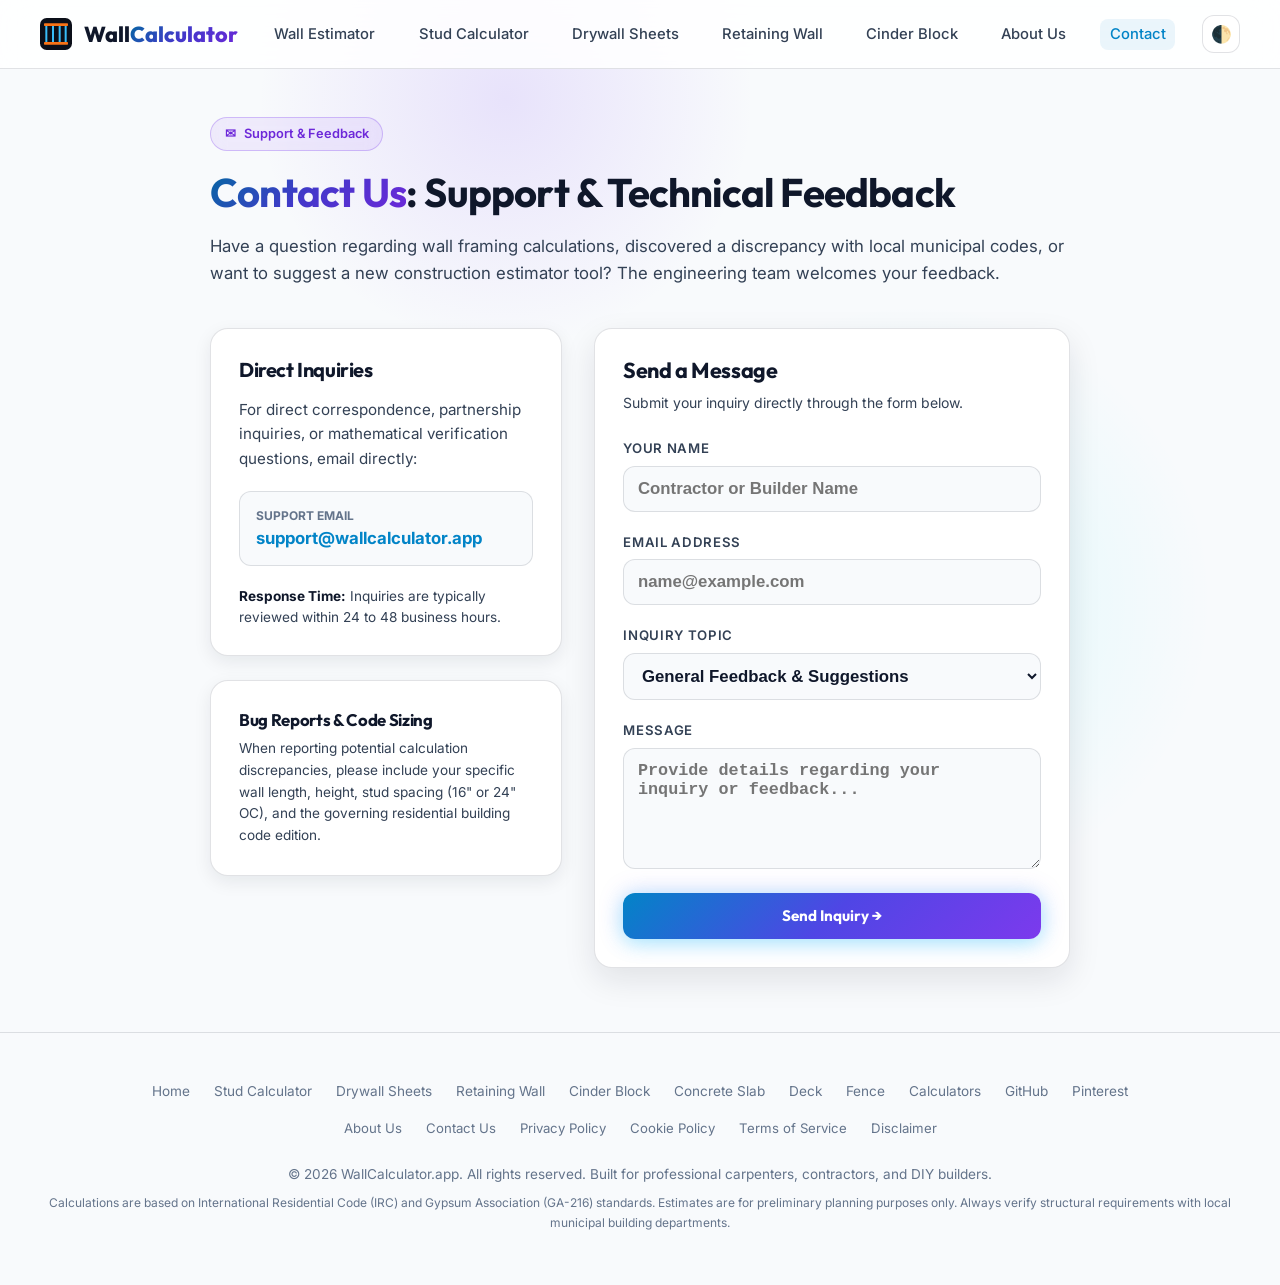
<file: contact.html>
<!DOCTYPE html>
<html lang="en" data-theme="light">
<head>
  <script>
    (function() {
      try {
        var saved = localStorage.getItem('theme');
        if (saved) document.documentElement.setAttribute('data-theme', saved);
      } catch (e) {}
    })();
  </script>
  <meta charset="UTF-8">
  <meta name="viewport" content="width=device-width, initial-scale=1.0">
  <meta http-equiv="X-UA-Compatible" content="IE=edge">
  <meta name="google-site-verification" content="uwycXcCau8QxGhGAJXw8MdhRhaqfwocgm-C9AI3S3YY" />
  
  <!-- Primary Meta Tags -->
  <title>Contact WallCalculator - Support & Feedback</title>
  <meta name="title" content="Contact WallCalculator - Support & Feedback">
  <meta name="description" content="Get in touch with the WallCalculator engineering team for calculator inquiries, feedback, feature requests, or partnership discussions.">
  <link rel="canonical" href="https://wallcalculator.app/contact">
  
  <!-- Open Graph / Facebook -->
  <meta property="og:type" content="website">
  <meta property="og:url" content="https://wallcalculator.app/contact">
  <meta property="og:title" content="Contact WallCalculator - Support & Feedback">
  <meta property="og:description" content="Get in touch with the WallCalculator engineering team for calculator inquiries, feedback, feature requests, or partnership discussions.">
  <meta property="og:image" content="https://wallcalculator.app/og-image.jpg">

  <!-- Twitter -->
  <meta name="twitter:card" content="summary_large_image">
  <meta name="twitter:url" content="https://wallcalculator.app/contact">
  <meta name="twitter:title" content="Contact WallCalculator - Support & Feedback">
  <meta name="twitter:description" content="Get in touch with the WallCalculator engineering team for calculator inquiries, feedback, feature requests, or partnership discussions.">
  <meta name="twitter:image" content="https://wallcalculator.app/og-image.jpg">

  <!-- Favicon -->
  <link rel="icon" type="image/svg+xml" href="/favicon.svg">
  <link rel="apple-touch-icon" href="/favicon.svg">

  <!-- Google Fonts - Asynchronous Non-Render-Blocking -->
  <link rel="preconnect" href="https://fonts.googleapis.com">
  <link rel="preconnect" href="https://fonts.gstatic.com" crossorigin>
  <link rel="preload" as="style" href="https://fonts.googleapis.com/css2?family=Inter:wght@400;500;600;700&family=Outfit:wght@500;600;700;800&display=swap">
  <link rel="stylesheet" href="https://fonts.googleapis.com/css2?family=Inter:wght@400;500;600;700&family=Outfit:wght@500;600;700;800&display=swap" media="print" onload="this.media='all'">
  <noscript>
    <link rel="stylesheet" href="https://fonts.googleapis.com/css2?family=Inter:wght@400;500;600;700&family=Outfit:wght@500;600;700;800&display=swap">
  </noscript>

  <!-- AI Agent Discovery (ARD & llms.txt) -->
  <link rel="alternate" type="application/json" href="/.well-known/ai-catalog.json" title="AI Agent Catalog">

  <!-- Inlined Master Stylesheet (Zero Network Round-Trips for Instant FCP) -->
  <style>
:root{--brand-primary:#00F0FF;--brand-primary-hover:#38BDF8;--brand-accent:#8B5CF6;--brand-accent-hover:#7C3AED;--brand-indigo:#6366F1;--brand-cyan:#06B6D4;--brand-pink:#EC4899;--brand-success:#10B981;--gradient-cta:linear-gradient(135deg,#00F0FF 0%,#3B82F6 45%,#8B5CF6 100%);--gradient-text:linear-gradient(135deg,#00F0FF 0%,#818CF8 50%,#C084FC 100%);--bg-body:#060714;--bg-surface:#0A0D22;--bg-card:rgba(14,18,41,0.85);--bg-card-hover:rgba(22,28,62,0.9);--bg-input:#090C1E;--border-color:rgba(139,92,246,0.22);--border-focus:#00F0FF;--text-main:#F8FAFC;--text-muted:#94A3B8;--text-dim:#64748B;--blueprint-grid:rgba(0,240,255,0.08);--blueprint-line:#00F0FF;--shadow-sm:0 2px 8px rgba(0,0,0,0.4);--shadow-md:0 8px 24px rgba(0,0,0,0.5),0 0 15px rgba(139,92,246,0.15);--shadow-lg:0 16px 40px rgba(0,0,0,0.6),0 0 30px rgba(0,240,255,0.15);--radius-sm:8px;--radius-md:12px;--radius-lg:18px;--radius-full:9999px;--transition:all 0.25s cubic-bezier(0.16,1,0.3,1)}[data-theme="light"]{--brand-primary:#0284C7;--brand-primary-hover:#0369A1;--brand-accent:#7C3AED;--brand-accent-hover:#6D28D9;--brand-indigo:#4F46E5;--brand-cyan:#0284C7;--brand-pink:#BE185D;--brand-success:#047857;--gradient-cta:linear-gradient(135deg,#0284C7 0%,#4F46E5 50%,#7C3AED 100%);--gradient-text:linear-gradient(135deg,#0369A1 0%,#4338CA 50%,#6D28D9 100%);--bg-body:#F8FAFC;--bg-surface:#FFFFFF;--bg-card:#FFFFFF;--bg-card-hover:#F1F5F9;--bg-input:#F8FAFC;--border-color:rgba(15,23,42,0.12);--border-focus:#0284C7;--text-main:#0F172A;--text-muted:#334155;--text-dim:#64748B;--blueprint-grid:rgba(2,132,199,0.08);--blueprint-line:#0284C7;--shadow-sm:0 2px 4px rgba(15,23,42,0.05);--shadow-md:0 6px 18px rgba(15,23,42,0.08);--shadow-lg:0 12px 32px rgba(15,23,42,0.1)}html{scroll-behavior:smooth;scroll-padding-top:72px}*,*::before,*::after{box-sizing:border-box;margin:0;padding:0}body{font-family:'Inter',-apple-system,BlinkMacSystemFont,'Segoe UI',Roboto,sans-serif;background-color:var(--bg-body);color:var(--text-main);line-height:1.6;-webkit-font-smoothing:antialiased;text-rendering:optimizeLegibility;transition:background-color 0.3s ease,color 0.3s ease;position:relative;overflow-x:hidden}body::before{content:'';position:absolute;top:-150px;left:20%;width:500px;height:500px;background:radial-gradient(circle,rgba(139,92,246,0.15) 0%,transparent 70%);pointer-events:none;z-index:0}body::after{content:'';position:absolute;top:300px;right:5%;width:600px;height:600px;background:radial-gradient(circle,rgba(0,240,255,0.1) 0%,transparent 70%);pointer-events:none;z-index:0}h1,h2,h3,h4,.font-heading{font-family:'Outfit',-apple-system,BlinkMacSystemFont,'Segoe UI',Roboto,sans-serif;font-weight:700;line-height:1.25;letter-spacing:-0.02em}a{color:inherit;text-decoration:none}.container{width:100%;max-width:1240px;margin:0 auto;padding:0 1.25rem;position:relative;z-index:1}.header-nav{position:sticky;top:0;z-index:100;background:rgba(6,7,20,0.85);backdrop-filter:blur(16px);-webkit-backdrop-filter:blur(16px);border-bottom:1px solid var(--border-color);transition:background 0.3s ease}[data-theme="light"] .header-nav{background:rgba(255,255,255,0.85)}.nav-inner{display:flex;align-items:center;justify-content:space-between;height:68px}.brand-logo{display:flex;align-items:center;gap:0.75rem;font-family:'Outfit',-apple-system,BlinkMacSystemFont,'Segoe UI',Roboto,sans-serif;font-size:1.35rem;font-weight:800}.brand-logo svg{width:32px;height:32px}.brand-logo span.accent{background:var(--gradient-text);-webkit-background-clip:text;-webkit-text-fill-color:transparent}.nav-links{display:flex;align-items:center;gap:1.5rem;list-style:none}.nav-links a{font-size:0.925rem;font-weight:500;color:var(--text-muted);transition:var(--transition);padding:0.4rem 0.6rem;border-radius:var(--radius-sm)}.nav-links a:hover,.nav-links a.active{color:var(--brand-primary);background:rgba(0,240,255,0.08)}[data-theme="light"] .nav-links a:hover,[data-theme="light"] .nav-links a.active{color:#0284C7;background:rgba(2,132,199,0.08)}.nav-actions{display:flex;align-items:center;gap:0.5rem}.btn-icon{background:var(--bg-card);border:1px solid var(--border-color);color:var(--text-main);width:38px;height:38px;border-radius:var(--radius-md);display:flex;align-items:center;justify-content:center;cursor:pointer;transition:var(--transition);font-size:1.05rem}.btn-icon:hover{background:var(--bg-card-hover);border-color:var(--brand-primary);box-shadow:0 0 12px rgba(0,240,255,0.3)}.mobile-menu-toggle{display:none}@media (max-width:768px){.nav-inner{height:58px}.brand-logo{font-size:1.15rem;gap:0.5rem}.brand-logo svg{width:26px;height:26px}.mobile-menu-toggle{display:flex}.nav-links{position:fixed;top:58px;left:0;right:0;background:var(--bg-surface);border-bottom:1px solid var(--border-color);box-shadow:var(--shadow-lg);flex-direction:column;align-items:stretch;gap:0.35rem;padding:1rem 1.25rem 1.25rem;display:none;z-index:999;backdrop-filter:blur(16px);-webkit-backdrop-filter:blur(16px)}.nav-links.mobile-open{display:flex;animation:menuSlideDown 0.22s cubic-bezier(0.16,1,0.3,1)}.nav-links a{font-size:0.95rem;padding:0.75rem 0.85rem;border-radius:var(--radius-sm);display:block;width:100%}@keyframes menuSlideDown{from{opacity:0;transform:translateY(-8px)}to{opacity:1;transform:translateY(0)}}}.hero-section{padding:3rem 0 4rem;position:relative;overflow:hidden}.hero-grid{display:grid;grid-template-columns:1fr 1.35fr;gap:2.5rem;align-items:start}@media (max-width:992px){.hero-section{padding:1.75rem 0 2.5rem}.hero-grid{grid-template-columns:1fr;gap:1.75rem}}@media (max-width:640px){.hero-section{padding:1.25rem 0 2rem}.hero-copy{text-align:center}.trust-badges{align-items:flex-start;text-align:left;margin:0 auto 1.25rem;max-width:480px}}.badge-pill{display:inline-flex;align-items:center;gap:0.5rem;background:rgba(139,92,246,0.15);color:#C084FC;border:1px solid rgba(139,92,246,0.35);padding:0.35rem 0.85rem;border-radius:var(--radius-full);font-size:0.8rem;font-weight:600;margin-bottom:1.25rem;backdrop-filter:blur(8px)}[data-theme="light"] .badge-pill{background:rgba(124,58,237,0.08);color:#6D28D9;border-color:rgba(124,58,237,0.28)}.hero-title{font-size:2.75rem;margin-bottom:1rem}.hero-title .accent{background:var(--gradient-text);-webkit-background-clip:text;-webkit-text-fill-color:transparent}.hero-subtitle{font-size:1.05rem;color:var(--text-muted);margin-bottom:1.75rem;line-height:1.65}.trust-badges{display:flex;flex-direction:column;gap:0.75rem;margin-bottom:2rem}.trust-item{display:flex;align-items:center;gap:0.6rem;font-size:0.9rem;color:var(--text-muted)}.trust-item span.icon{font-size:1.15rem}.calc-card{background:var(--bg-card);backdrop-filter:blur(16px);-webkit-backdrop-filter:blur(16px);border:1px solid var(--border-color);border-radius:var(--radius-lg);padding:1.75rem;box-shadow:var(--shadow-lg);position:relative}.mode-tabs{display:grid;grid-template-columns:repeat(3,1fr);gap:0.4rem;background:var(--bg-input);padding:0.3rem;border-radius:var(--radius-md);margin-bottom:1.5rem;border:1px solid rgba(255,255,255,0.05)}.tab-label-short{display:none}.tab-label-full{display:inline}.mode-btn{background:transparent;border:none;color:var(--text-muted);font-family:'Inter',sans-serif;font-size:0.85rem;font-weight:600;padding:0.6rem 0.5rem;border-radius:var(--radius-sm);cursor:pointer;transition:var(--transition);text-align:center}.mode-btn.active{background:rgba(0,240,255,0.12);color:#00F0FF;border:1px solid rgba(0,240,255,0.35);box-shadow:0 0 12px rgba(0,240,255,0.2)}[data-theme="light"] .mode-btn.active{background:rgba(2,132,199,0.1);color:#0369A1;border:1px solid #0284C7;box-shadow:0 2px 8px rgba(2,132,199,0.15)}.form-row-2{display:grid;grid-template-columns:1fr 1fr;gap:1rem;margin-bottom:1.25rem}.form-group{display:flex;flex-direction:column;gap:0.4rem}.form-label{font-size:0.825rem;font-weight:600;color:var(--text-muted);text-transform:uppercase;letter-spacing:0.05em;display:flex;justify-content:space-between}.input-with-unit{position:relative;display:flex;align-items:center}.form-input{width:100%;background:var(--bg-input);border:1px solid var(--border-color);color:var(--text-main);font-size:1.05rem;font-weight:600;padding:0.75rem 2.75rem 0.75rem 0.85rem;border-radius:var(--radius-md);outline:none;transition:var(--transition)}.form-input:focus{border-color:var(--border-focus);box-shadow:0 0 0 3px rgba(0,240,255,0.25)}.unit-tag{position:absolute;right:0.85rem;font-size:0.825rem;font-weight:700;color:var(--brand-primary);pointer-events:none}.pill-group{display:grid;grid-template-columns:repeat(2,1fr);gap:0.5rem}.pill-group.cols-3{grid-template-columns:repeat(3,1fr)}.pill-group.cols-4{grid-template-columns:repeat(4,1fr)}@media (max-width:640px){.pill-group.cols-3,.pill-group.cols-4{grid-template-columns:repeat(2,1fr)}}.pill-option{position:relative}.pill-option input[type="radio"]{position:absolute;opacity:0;cursor:pointer}.pill-label{display:flex;flex-direction:column;align-items:center;justify-content:center;background:var(--bg-input);border:1px solid var(--border-color);padding:0.6rem 0.5rem;border-radius:var(--radius-md);font-size:0.85rem;font-weight:600;color:var(--text-muted);cursor:pointer;transition:var(--transition);text-align:center}.pill-option input[type="radio"]:checked+.pill-label{border-color:#00F0FF;background:rgba(0,240,255,0.1);color:#00F0FF;box-shadow:0 0 12px rgba(0,240,255,0.2)}[data-theme="light"] .pill-option input[type="radio"]:checked+.pill-label{border-color:#0284C7;background:rgba(2,132,199,0.08);color:#0284C7;box-shadow:0 2px 8px rgba(2,132,199,0.15)}.pill-desc{font-size:0.72rem;font-weight:400;color:var(--text-dim);margin-top:0.15rem}.openings-box{background:rgba(0,0,0,0.25);border:1px dashed var(--border-color);padding:0.85rem;border-radius:var(--radius-md);margin-bottom:1.25rem}[data-theme="light"] .openings-box{background:#F1F5F9;border-color:rgba(15,23,42,0.15)}.openings-header{display:flex;justify-content:space-between;align-items:center;font-size:0.85rem;font-weight:600;color:var(--text-muted);margin-bottom:0.6rem}.openings-inputs{display:grid;grid-template-columns:1fr 1fr;gap:0.75rem}@media (max-width:640px){.openings-inputs{grid-template-columns:1fr 1fr !important}}.slider-container{margin-bottom:1.25rem}.slider-header{display:flex;justify-content:space-between;font-size:0.825rem;font-weight:600;color:var(--text-muted);margin-bottom:0.35rem}.range-slider{width:100%;accent-color:#00F0FF;cursor:pointer}.blueprint-wrapper{background:#04050E;border:1px solid rgba(0,240,255,0.3);border-radius:var(--radius-md);padding:1rem;margin-bottom:1.5rem;position:relative;overflow:hidden;background-image:linear-gradient(var(--blueprint-grid) 1px,transparent 1px),linear-gradient(90deg,var(--blueprint-grid) 1px,transparent 1px);background-size:20px 20px;box-shadow:inset 0 0 20px rgba(0,240,255,0.05)}.blueprint-header{display:flex;justify-content:space-between;align-items:center;margin-bottom:0.5rem;font-size:0.75rem;font-weight:700;text-transform:uppercase;color:#00F0FF;letter-spacing:0.08em}#blueprint-svg{width:100%;height:180px;display:block;overflow:visible}.blueprint-legend{display:flex;gap:1.25rem;margin-top:0.5rem;font-size:0.725rem;color:#94A3B8}.legend-item{display:flex;align-items:center;gap:0.35rem}.legend-color{width:10px;height:10px;border-radius:2px}.results-section{border-top:1px solid var(--border-color);padding-top:1.5rem}.results-title{font-size:1rem;font-weight:700;margin-bottom:1rem;display:flex;align-items:center;justify-content:space-between}.results-grid{display:grid;grid-template-columns:repeat(3,1fr);gap:0.75rem;margin-bottom:1.25rem}@media (max-width:640px){.results-grid{grid-template-columns:repeat(2,1fr);gap:0.5rem;margin-bottom:1rem}}.takeoff-card{background:var(--bg-surface);border:1px solid var(--border-color);padding:0.85rem;border-radius:var(--radius-md);display:flex;flex-direction:column}.takeoff-card.highlight{border-color:var(--brand-primary);background:rgba(0,240,255,0.08);box-shadow:0 0 15px rgba(0,240,255,0.15)}[data-theme="light"] .takeoff-card.highlight{background:rgba(2,132,199,0.06);border-color:#0284C7;box-shadow:0 2px 10px rgba(2,132,199,0.1)}.takeoff-card.accent{border-color:var(--brand-accent);background:rgba(139,92,246,0.08);box-shadow:0 0 15px rgba(139,92,246,0.15)}[data-theme="light"] .takeoff-card.accent{background:rgba(124,58,237,0.06);border-color:#7C3AED;box-shadow:0 2px 10px rgba(124,58,237,0.1)}.takeoff-label{font-size:0.75rem;font-weight:600;color:var(--text-dim);text-transform:uppercase}.takeoff-val{font-family:'Outfit',-apple-system,BlinkMacSystemFont,'Segoe UI',Roboto,sans-serif;font-size:1.65rem;font-weight:800;color:var(--text-main);margin:0.2rem 0}.takeoff-sub{font-size:0.72rem;color:var(--text-muted)}.cost-estimation-box{background:var(--bg-surface);border:1px solid var(--border-color);border-radius:var(--radius-md);padding:1rem;margin-bottom:1.25rem;display:flex;justify-content:space-between;align-items:center}[data-theme="light"] .cost-estimation-box{background:#FFFFFF;box-shadow:var(--shadow-sm)}.cost-total-display{display:flex;flex-direction:column}.cost-total-display .label{font-size:0.75rem;font-weight:700;text-transform:uppercase;color:var(--brand-accent)}[data-theme="light"] .cost-total-display .label{color:#6D28D9}.cost-total-display .number{font-family:'Outfit',-apple-system,BlinkMacSystemFont,'Segoe UI',Roboto,sans-serif;font-size:1.85rem;font-weight:800;color:var(--brand-primary);text-shadow:0 0 15px rgba(0,240,255,0.4)}[data-theme="light"] .cost-total-display .number{color:#0284C7;text-shadow:none}.btn-toggle-costs{font-size:0.8rem;color:var(--text-muted);background:transparent;border:1px solid var(--border-color);padding:0.35rem 0.75rem;border-radius:var(--radius-sm);cursor:pointer;transition:var(--transition)}.btn-toggle-costs:hover{color:#00F0FF;border-color:#00F0FF}.cost-breakdown-details{display:none;padding-top:0.85rem;margin-top:0.85rem;border-top:1px dashed var(--border-color)}.cost-breakdown-details.open{display:block}.cost-table{width:100%;font-size:0.825rem;border-collapse:collapse}.cost-table td{padding:0.4rem 0.2rem;color:var(--text-muted)}.cost-table td.cost-num{text-align:right;font-weight:600;color:var(--text-main)}.action-buttons{display:grid;grid-template-columns:1fr 1fr;gap:0.75rem}.btn-primary{background:var(--gradient-cta);color:#FFFFFF;border:none;font-family:'Outfit',-apple-system,BlinkMacSystemFont,'Segoe UI',Roboto,sans-serif;font-size:0.95rem;font-weight:700;padding:0.85rem 1.25rem;border-radius:var(--radius-md);cursor:pointer;display:flex;align-items:center;justify-content:center;gap:0.5rem;transition:var(--transition);box-shadow:0 4px 20px rgba(0,240,255,0.3),0 0 25px rgba(139,92,246,0.25)}.btn-primary:hover{transform:translateY(-2px);box-shadow:0 6px 24px rgba(0,240,255,0.45),0 0 35px rgba(139,92,246,0.35)}.btn-secondary{background:rgba(255,255,255,0.05);color:var(--text-main);border:1px solid var(--border-color);font-family:'Outfit',-apple-system,BlinkMacSystemFont,'Segoe UI',Roboto,sans-serif;font-size:0.95rem;font-weight:700;padding:0.85rem 1.25rem;border-radius:var(--radius-md);cursor:pointer;display:flex;align-items:center;justify-content:center;gap:0.5rem;transition:var(--transition)}.btn-secondary:hover{background:rgba(255,255,255,0.1);border-color:var(--brand-primary)}[data-theme="light"] .btn-secondary{background:#FFFFFF;color:#0F172A;border-color:rgba(15,23,42,0.15);box-shadow:0 1px 3px rgba(15,23,42,0.08)}[data-theme="light"] .btn-secondary:hover{background:#F8FAFC;border-color:#0284C7;color:#0284C7}.suite-section{padding:4.5rem 0;border-top:1px solid var(--border-color);background:rgba(6,7,20,0.5)}[data-theme="light"] .suite-section{background:#F8FAFC;border-top:1px solid rgba(15,23,42,0.08)}.section-head{text-align:center;max-width:650px;margin:0 auto 3rem}.section-eyebrow{display:inline-block;color:var(--brand-primary);font-size:0.825rem;font-weight:700;text-transform:uppercase;letter-spacing:0.1em;margin-bottom:0.5rem}[data-theme="light"] .section-eyebrow{color:#0284C7}.section-title{font-size:2.15rem;margin-bottom:0.75rem}.section-subtitle{color:var(--text-muted);font-size:0.975rem}.tools-grid{display:grid;grid-template-columns:repeat(auto-fit,minmax(280px,1fr));gap:1.25rem}.tool-card{background:var(--bg-card);border:1px solid var(--border-color);border-radius:var(--radius-lg);padding:1.5rem;display:flex;flex-direction:column;transition:var(--transition)}[data-theme="light"] .tool-card{background:#FFFFFF;border-color:rgba(15,23,42,0.12);box-shadow:0 2px 10px rgba(15,23,42,0.04)}.tool-card:hover{transform:translateY(-4px);border-color:var(--brand-primary);box-shadow:0 8px 30px rgba(0,0,0,0.5),0 0 20px rgba(0,240,255,0.2)}[data-theme="light"] .tool-card:hover{border-color:#0284C7;box-shadow:0 8px 24px rgba(15,23,42,0.08)}.tool-card-icon{width:44px;height:44px;border-radius:var(--radius-md);background:rgba(0,240,255,0.1);color:var(--brand-primary);display:flex;align-items:center;justify-content:center;margin-bottom:1.15rem}[data-theme="light"] .tool-card-icon{background:rgba(2,132,199,0.1);color:#0284C7}.tool-card-icon svg{width:24px;height:24px}.tool-card-title{font-size:1.2rem;margin-bottom:0.5rem;color:var(--text-main)}.tool-card-desc{font-size:0.875rem;color:var(--text-muted);margin-bottom:1.25rem;flex-grow:1}.tool-card-link{font-size:0.85rem;font-weight:700;color:var(--brand-primary);display:flex;align-items:center;gap:0.35rem}[data-theme="light"] .tool-card-link{color:#0284C7}.article-section{padding:4.5rem 0;border-top:1px solid var(--border-color)}.prose-content{max-width:860px;margin:0 auto}.aeo-direct-box{background:rgba(139,92,246,0.1);border-left:4px solid var(--brand-primary);border-radius:0 var(--radius-md) var(--radius-md) 0;padding:1.35rem;margin-bottom:2.5rem;border-top:1px solid var(--border-color);border-right:1px solid var(--border-color);border-bottom:1px solid var(--border-color)}[data-theme="light"] .aeo-direct-box{background:rgba(2,132,199,0.05);border-left-color:#0284C7}.aeo-title{font-size:1.05rem;font-weight:700;color:var(--brand-primary);display:flex;align-items:center;gap:0.5rem;margin-bottom:0.5rem}[data-theme="light"] .aeo-title{color:#0284C7}.aeo-text{font-size:0.95rem;line-height:1.7}.prose-content h2{font-size:1.85rem;margin:2.5rem 0 1rem;color:var(--text-main)}.prose-content h3{font-size:1.35rem;margin:1.75rem 0 0.75rem;color:#C084FC}[data-theme="light"] .prose-content h3{color:#4338CA}.prose-content p{color:var(--text-muted);font-size:1rem;line-height:1.75;margin-bottom:1.25rem}.prose-content a,.article-section a{color:#00F0FF;text-decoration:underline;text-underline-offset:3px;text-decoration-thickness:1.5px;font-weight:600;transition:var(--transition)}.prose-content a:hover,.article-section a:hover{color:#8B5CF6;text-decoration-thickness:2.5px}[data-theme="light"] .prose-content a,[data-theme="light"] .article-section a{color:#0284C7;text-decoration-color:rgba(2,132,199,0.45)}[data-theme="light"] .prose-content a:hover,[data-theme="light"] .article-section a:hover{color:#0369A1;text-decoration-color:#0369A1}.prose-content ul,.prose-content ol{color:var(--text-muted);padding-left:1.5rem;margin-bottom:1.5rem;line-height:1.75}.formula-card{background:var(--bg-card);border:1px solid var(--border-color);border-radius:var(--radius-md);padding:1.25rem;margin:1.5rem 0}.formula-code{background:var(--bg-input);padding:0.75rem 1rem;border-radius:var(--radius-sm);font-family:'Courier New',Courier,monospace;font-size:0.95rem;color:var(--brand-primary);font-weight:700;display:block;margin:0.5rem 0;border:1px solid var(--border-color)}[data-theme="light"] .formula-code{color:#0369A1;background:#E2E8F0}.data-table-wrapper{overflow-x:auto;margin:1.75rem 0}.data-table{width:100%;border-collapse:collapse;font-size:0.9rem}.data-table th,.data-table td{padding:0.75rem 1rem;text-align:left;border-bottom:1px solid var(--border-color)}.data-table th{background:var(--bg-input);color:var(--text-main);font-weight:700}.data-table td{color:var(--text-muted)}.faq-list{display:flex;flex-direction:column;gap:0.75rem;margin-top:1.5rem}.faq-item{background:var(--bg-card);border:1px solid var(--border-color);border-radius:var(--radius-md);overflow:hidden;transition:var(--transition)}.faq-question{width:100%;background:transparent;border:none;padding:1.15rem 1.25rem;text-align:left;font-family:'Outfit',-apple-system,BlinkMacSystemFont,'Segoe UI',Roboto,sans-serif;font-size:1.05rem;font-weight:700;color:var(--text-main);cursor:pointer;display:flex;justify-content:space-between;align-items:center}.faq-icon{font-size:1.25rem;color:var(--brand-primary);transition:transform 0.2s ease}[data-theme="light"] .faq-icon{color:#0284C7}.faq-item.open .faq-icon{transform:rotate(45deg)}.faq-answer{max-height:0;overflow:hidden;transition:max-height 0.3s cubic-bezier(0,1,0,1);padding:0 1.25rem;color:var(--text-muted);font-size:0.925rem;line-height:1.7}.faq-item.open .faq-answer{max-height:500px;padding-bottom:1.25rem;transition:max-height 0.3s ease-in-out}.site-footer{border-top:1px solid var(--border-color);padding:3rem 0;background:var(--bg-body);text-align:center;color:var(--text-dim);font-size:0.85rem}.footer-links{display:flex;justify-content:center;gap:1.5rem;margin-bottom:1rem}.footer-links a:hover{color:var(--brand-primary)}[data-theme="light"] .footer-links a:hover{color:#0284C7}@media (max-width:768px){.container{padding:0 1rem}.hero-section{padding:1.25rem 0 2rem}.hero-title{font-size:1.95rem;line-height:1.22;margin-bottom:0.75rem}.hero-subtitle{font-size:0.925rem;line-height:1.55;margin-bottom:1.25rem}.badge-pill{font-size:0.72rem;padding:0.25rem 0.65rem;margin-bottom:0.85rem;max-width:100%;white-space:normal;text-align:center}.suite-section{padding:2.75rem 0}.section-title{font-size:1.7rem}.section-head{margin-bottom:1.75rem}.tools-grid{grid-template-columns:1fr;gap:1rem}.article-section{padding:2.75rem 0}.prose-content h2{font-size:1.45rem;margin:2rem 0 0.85rem}.prose-content h3{font-size:1.2rem;margin:1.5rem 0 0.65rem}.data-table-wrapper{margin:1.25rem -0.5rem;padding:0 0.5rem;overflow-x:auto;-webkit-overflow-scrolling:touch}.data-table th,.data-table td{padding:0.55rem 0.65rem;font-size:0.8rem;white-space:nowrap}.faq-question{padding:0.95rem 1rem;font-size:0.95rem}.site-footer{padding:2.25rem 0}.footer-links{flex-wrap:wrap;gap:0.75rem 1.25rem}}@media (max-width:540px){.hero-title{font-size:1.7rem}.calc-card{padding:1.15rem 0.85rem;border-radius:var(--radius-md)}.tab-label-short{display:inline}.tab-label-full{display:none}.mode-tabs{gap:0.25rem;padding:0.25rem;margin-bottom:1.25rem}.mode-btn{font-size:0.75rem;padding:0.5rem 0.25rem}.form-row-2{gap:0.5rem}.form-label{font-size:0.75rem}.form-input{font-size:0.95rem;padding:0.65rem 2.25rem 0.65rem 0.65rem}.unit-tag{right:0.65rem;font-size:0.75rem}.pill-group{gap:0.35rem}.pill-label{padding:0.5rem 0.25rem;font-size:0.775rem}.pill-desc{font-size:0.65rem}.openings-inputs{gap:0.5rem}.blueprint-wrapper{padding:0.75rem 0.5rem;margin-bottom:1.25rem}#blueprint-svg{height:150px}.blueprint-legend{flex-wrap:wrap;gap:0.5rem 0.85rem;justify-content:center;font-size:0.7rem}.takeoff-card{padding:0.65rem 0.5rem}.takeoff-label{font-size:0.68rem}.takeoff-val{font-size:1.35rem}.takeoff-sub{font-size:0.65rem}.cost-estimation-box{flex-direction:column;align-items:stretch;text-align:center;gap:0.75rem;padding:0.85rem}.cost-total-display{align-items:center}.cost-total-display .number{font-size:1.65rem}.btn-toggle-costs{width:100%;padding:0.5rem}.action-buttons{grid-template-columns:1fr;gap:0.5rem}.btn-primary,.btn-secondary{padding:0.75rem 1rem;font-size:0.9rem;width:100%}}@media print{body{background:#FFFFFF !important;color:#000000 !important}.header-nav,.suite-section,.article-section,.site-footer,.action-buttons,.mode-tabs{display:none !important}.hero-grid{grid-template-columns:1fr !important}.calc-card{border:none !important;box-shadow:none !important;padding:0 !important}.blueprint-wrapper{background:#FFFFFF !important;border:1px solid #000000 !important}.takeoff-card{border:1px solid #CCCCCC !important;color:#000000 !important}}.hero-toc-card{background:var(--bg-card);border:1px solid var(--border-color);border-radius:var(--radius-lg);padding:1.15rem 1.25rem;backdrop-filter:blur(14px);-webkit-backdrop-filter:blur(14px);box-shadow:var(--shadow-md);margin-top:0.75rem;transition:var(--transition)}[data-theme="light"] .hero-toc-card{background:#FFFFFF;border-color:rgba(15,23,42,0.12);box-shadow:0 4px 16px rgba(15,23,42,0.06)}.hero-toc-header{display:flex;align-items:center;justify-content:space-between;margin-bottom:0.75rem;padding-bottom:0.6rem;border-bottom:1px solid var(--border-color)}.hero-toc-title{display:flex;align-items:center;gap:0.45rem;font-family:'Outfit',sans-serif;font-size:0.825rem;font-weight:700;text-transform:uppercase;letter-spacing:0.08em;color:var(--brand-primary)}[data-theme="light"] .hero-toc-title{color:#0284C7}.hero-toc-badge{font-size:0.7rem;font-weight:600;color:var(--text-dim);background:var(--bg-input);padding:0.15rem 0.5rem;border-radius:var(--radius-full);border:1px solid var(--border-color)}.hero-toc-nav{display:flex;flex-direction:column;gap:0.2rem}.hero-toc-link{display:flex;align-items:center;gap:0.5rem;font-size:0.825rem;font-weight:500;color:var(--text-muted);padding:0.35rem 0.55rem;border-radius:var(--radius-sm);transition:var(--transition);text-decoration:none}.hero-toc-link:hover{color:var(--brand-primary);background:rgba(0,240,255,0.08);transform:translateX(3px)}[data-theme="light"] .hero-toc-link:hover{color:#0284C7;background:rgba(2,132,199,0.06)}.hero-toc-link.active{color:var(--brand-primary);background:rgba(0,240,255,0.08);font-weight:600}.hero-toc-bullet{width:5px;height:5px;border-radius:50%;background:var(--brand-accent);flex-shrink:0;transition:var(--transition)}.hero-toc-link:hover .hero-toc-bullet,.hero-toc-link.active .hero-toc-bullet{background:var(--brand-primary);box-shadow:0 0 6px var(--brand-primary);transform:scale(1.35)}[data-theme="light"] .hero-toc-bullet{background:#7C3AED}[data-theme="light"] .hero-toc-link:hover .hero-toc-bullet,[data-theme="light"] .hero-toc-link.active .hero-toc-bullet{background:#0284C7;box-shadow:0 0 6px rgba(2,132,199,0.5)}.hero-toc-toggle{display:none;width:100%;background:var(--bg-card);border:1px solid var(--border-color);border-radius:var(--radius-md);padding:0.65rem 0.95rem;color:var(--text-main);font-family:'Outfit',sans-serif;font-size:0.875rem;font-weight:600;cursor:pointer;align-items:center;justify-content:space-between;transition:var(--transition)}[data-theme="light"] .hero-toc-toggle{background:#FFFFFF;border-color:rgba(15,23,42,0.12)}.hero-toc-toggle .chevron{font-size:0.8rem;color:var(--brand-primary);transition:transform 0.2s ease}[data-theme="light"] .hero-toc-toggle .chevron{color:#0284C7}@media (max-width:992px){.hero-toc-card{padding:0;background:transparent;border:none;box-shadow:none;margin-top:0.5rem;margin-bottom:1.5rem}.hero-toc-header{display:none}.hero-toc-toggle{display:flex}.hero-toc-nav{display:none;grid-template-columns:1fr;gap:0.25rem;background:var(--bg-card);border:1px solid var(--border-color);border-radius:var(--radius-md);padding:0.65rem;margin-top:0.4rem}[data-theme="light"] .hero-toc-nav{background:#FFFFFF;box-shadow:0 4px 16px rgba(15,23,42,0.08)}.hero-toc-card.open .hero-toc-nav{display:flex;flex-direction:column;animation:menuSlideDown 0.2s ease}.hero-toc-card.open .hero-toc-toggle .chevron{transform:rotate(180deg)}}.page-title{font-family:'Outfit',-apple-system,BlinkMacSystemFont,'Segoe UI',Roboto,sans-serif;font-size:2.5rem;font-weight:700;line-height:1.25;letter-spacing:-0.02em;margin-bottom:1rem}.page-title .accent{background:var(--gradient-text);-webkit-background-clip:text;-webkit-text-fill-color:transparent}.contact-grid{display:grid;grid-template-columns:1fr 1.35fr;gap:2rem;align-items:start}.contact-card{background:var(--bg-card);border:1px solid var(--border-color);border-radius:var(--radius-lg);padding:1.75rem;box-shadow:var(--shadow-md)}.calculator-links-grid{display:grid;grid-template-columns:repeat(auto-fit,minmax(220px,1fr));gap:1rem}.prose-content{overflow-wrap:break-word;word-wrap:break-word}@media (max-width:992px){.contact-grid{grid-template-columns:1fr;gap:1.5rem}}@media (max-width:768px){.page-title{font-size:1.85rem !important;line-height:1.25;margin-bottom:0.75rem}.contact-card{padding:1.35rem 1.15rem}.article-section{padding-top:2rem !important;padding-bottom:2.5rem !important}.formula-code{overflow-x:auto;white-space:nowrap;-webkit-overflow-scrolling:touch}}@media (max-width:540px){.page-title{font-size:1.6rem !important;line-height:1.22}.contact-card{padding:1.15rem 0.85rem}.calculator-links-grid{grid-template-columns:1fr}.form-label{flex-direction:column;align-items:flex-start;gap:0.15rem}.form-label span:last-child{font-size:0.68rem;font-weight:500;opacity:0.75}}
  </style>

  <!-- JSON-LD Structured Data -->
  <script type="application/ld+json">
  {
    "@context": "https://schema.org",
    "@type": "ContactPage",
    "name": "Contact WallCalculator",
    "url": "https://wallcalculator.app/contact",
    "description": "Get in touch with the WallCalculator engineering team for calculator inquiries, feedback, feature requests, or partnership discussions.",
    "breadcrumb": {
      "@type": "BreadcrumbList",
      "itemListElement": [
        {
          "@type": "ListItem",
          "position": 1,
          "name": "Home",
          "item": "https://wallcalculator.app/"
        },
        {
          "@type": "ListItem",
          "position": 2,
          "name": "Contact Us",
          "item": "https://wallcalculator.app/contact"
        }
      ]
    },
    "mainEntity": {
      "@type": "Organization",
      "name": "WallCalculator",
      "email": "support@wallcalculator.app",
      "url": "https://wallcalculator.app/"
    }
  }
  </script>
</head>
<body>
  <!-- Header / Navigation -->
  <header class="header-nav">
    <div class="container">
      <nav class="nav-inner" aria-label="Main Navigation">
        <a href="/" class="brand-logo" aria-label="WallCalculator.app Home">
          <svg viewBox="0 0 48 48" width="32" height="32" fill="none">
            <rect width="48" height="48" rx="10" fill="#0B0F19"/>
            <rect x="6" y="8" width="36" height="4" rx="1" fill="#F97316"/>
            <rect x="6" y="36" width="36" height="4" rx="1" fill="#F97316"/>
            <rect x="8" y="12" width="3" height="24" fill="#38BDF8"/>
            <rect x="18" y="12" width="3" height="24" fill="#38BDF8"/>
            <rect x="28" y="12" width="3" height="24" fill="#38BDF8"/>
            <rect x="37" y="12" width="3" height="24" fill="#38BDF8"/>
          </svg>
          <span>Wall<span class="accent">Calculator</span></span>
        </a>

        <!-- Desktop Navigation -->
        <ul class="nav-links" role="list">
          <li><a href="/">Wall Estimator</a></li>
          <li><a href="/wall-stud-calculator">Stud Calculator</a></li>
          <li><a href="/drywall-calculator">Drywall Sheets</a></li>
          <li><a href="/retaining-wall-calculator">Retaining Wall</a></li>
          <li><a href="/cinder-block-calculator">Cinder Block</a></li>
          <li><a href="/about">About Us</a></li>
          <li><a href="/contact" class="active" aria-current="page">Contact</a></li>
        </ul>

        <div class="nav-actions">
          <button class="btn-icon" id="theme-toggle-btn" aria-label="Toggle Dark/Light Mode" title="Toggle Theme">
            🌓
          </button>
          <button class="btn-icon mobile-menu-toggle" id="mobile-menu-btn" aria-label="Toggle Menu" title="Open Navigation Menu" aria-expanded="false">
            <span class="hamburger-icon">&#x2630;</span>
          </button>
        </div>
      </nav>
    </div>
  </header>

  <main id="main-content">
    <section class="hero-section" style="padding-top: 3rem; padding-bottom: 4rem;">
      <div class="container">
        <div style="max-width: 860px; margin: 0 auto;">
          <div class="badge-pill" style="margin-bottom: 1rem;">
            <span>&#x2709;</span> Support &amp; Feedback
          </div>
          <h1 class="page-title">
            <span class="accent">Contact Us</span>: Support &amp; Technical Feedback
          </h1>
          <p class="hero-subtitle" style="font-size: 1.05rem; color: var(--text-muted); margin-bottom: 2.5rem;">
            Have a question regarding wall framing calculations, discovered a discrepancy with local municipal codes, or want to suggest a new construction estimator tool? The engineering team welcomes your feedback.
          </p>

          <div class="contact-grid">
            <!-- Left: Direct Contact Information -->
            <div>
              <div class="contact-card" style="margin-bottom: 1.5rem;">
                <h2 style="font-size: 1.25rem; color: var(--text-main); margin-bottom: 1rem;">
                  Direct Inquiries
                </h2>
                <p style="font-size: 0.95rem; color: var(--text-muted); line-height: 1.6; margin-bottom: 1.25rem;">
                  For direct correspondence, partnership inquiries, or mathematical verification questions, email directly:
                </p>
                <div style="background: var(--bg-input); border: 1px solid var(--border-color); border-radius: var(--radius-md); padding: 0.85rem 1rem; margin-bottom: 1.25rem;">
                  <span style="font-size: 0.75rem; text-transform: uppercase; color: var(--text-dim); display: block; font-weight: 700;">Support Email</span>
                  <a href="mailto:support@wallcalculator.app" style="font-size: 1.05rem; font-weight: 700; color: var(--brand-primary); word-break: break-all;">
                    support@wallcalculator.app
                  </a>
                </div>
                <div style="font-size: 0.85rem; color: var(--text-muted); line-height: 1.5;">
                  <strong style="color: var(--text-main);">Response Time:</strong> Inquiries are typically reviewed within 24 to 48 business hours.
                </div>
              </div>

              <div class="contact-card">
                <h3 style="font-size: 1.05rem; color: var(--text-main); margin-bottom: 0.5rem;">
                  Bug Reports &amp; Code Sizing
                </h3>
                <p style="font-size: 0.85rem; color: var(--text-muted); line-height: 1.6;">
                  When reporting potential calculation discrepancies, please include your specific wall length, height, stud spacing (16" or 24" OC), and the governing residential building code edition.
                </p>
              </div>
            </div>

            <!-- Right: Interactive Contact Form -->
            <div class="contact-card" style="box-shadow: var(--shadow-lg);">
              <h2 style="font-size: 1.35rem; color: var(--text-main); margin-bottom: 0.5rem;">
                Send a Message
              </h2>
              <p style="font-size: 0.875rem; color: var(--text-muted); margin-bottom: 1.5rem;">
                Submit your inquiry directly through the form below.
              </p>

              <form id="contact-form" onsubmit="handleContactSubmit(event)">
                <div class="form-group" style="margin-bottom: 1.25rem;">
                  <label class="form-label" for="contact-name">
                    <span>Your Name</span>
                  </label>
                  <input type="text" id="contact-name" class="form-input" placeholder="Contractor or Builder Name" required>
                </div>

                <div class="form-group" style="margin-bottom: 1.25rem;">
                  <label class="form-label" for="contact-email">
                    <span>Email Address</span>
                  </label>
                  <input type="email" id="contact-email" class="form-input" placeholder="name@example.com" required>
                </div>

                <div class="form-group" style="margin-bottom: 1.25rem;">
                  <label class="form-label" for="contact-subject">
                    <span>Inquiry Topic</span>
                  </label>
                  <select id="contact-subject" class="form-input" style="cursor: pointer; padding-right: 1.5rem;">
                    <option value="General Feedback">General Feedback &amp; Suggestions</option>
                    <option value="Calculation Question">Calculation or Framing Math Question</option>
                    <option value="Bug Report">Technical Issue / Bug Report</option>
                    <option value="Feature Request">New Calculator Feature Request</option>
                    <option value="Partnership">Commercial / Partnership Inquiry</option>
                  </select>
                </div>

                <div class="form-group" style="margin-bottom: 1.5rem;">
                  <label class="form-label" for="contact-message">
                    <span>Message</span>
                  </label>
                  <textarea id="contact-message" class="form-input" rows="5" placeholder="Provide details regarding your inquiry or feedback..." style="resize: vertical; min-height: 120px;" required></textarea>
                </div>

                <button type="submit" id="contact-submit-btn" class="btn-primary" style="width: 100%;">
                  Send Inquiry &rarr;
                </button>
              </form>

              <div id="contact-success" style="display: none; background: rgba(16, 185, 129, 0.15); border: 1px solid var(--brand-success); padding: 1.25rem; border-radius: var(--radius-md); text-align: center; margin-top: 1.25rem;">
                <span style="font-size: 1.5rem; display: block; margin-bottom: 0.35rem;">&#x2713;</span>
                <strong style="color: var(--brand-success); font-size: 1.05rem; display: block; margin-bottom: 0.25rem;">Message Received</strong>
                <p style="font-size: 0.85rem; color: var(--text-main); margin: 0;">
                  Thank you for reaching out. The team will review your message and reply via email if requested.
                </p>
              </div>
            </div>
          </div>
        </div>
      </div>
    </section>
  </main>

  <!-- Site Footer -->
  <footer class="site-footer">
    <div class="container">
      <div class="footer-links">
        <a href="/">Home</a>
        <a href="/wall-stud-calculator">Stud Calculator</a>
        <a href="/drywall-calculator">Drywall Sheets</a>
        <a href="/retaining-wall-calculator">Retaining Wall</a>
        <a href="/cinder-block-calculator">Cinder Block</a>
        <a href="/concrete-slab-calculator">Concrete Slab</a>
        <a href="/deck-calculator">Deck</a>
        <a href="/fence-calculator">Fence</a>
        <a href="/#suite-tools">Calculators</a>
        <a href="https://github.com/Aamirtechseo/wallcalculator" target="_blank" rel="noopener">GitHub</a>
        <a href="https://www.pinterest.com/wallcalculators/" target="_blank" rel="noopener nofollow">Pinterest</a>
      </div>
      <div class="footer-links" style="margin-top: 0.75rem; font-size: 0.825rem; flex-wrap: wrap;">
        <a href="/about">About Us</a>
        <a href="/contact">Contact Us</a>
        <a href="/privacy-policy">Privacy Policy</a>
        <a href="/cookie-policy">Cookie Policy</a>
        <a href="/terms-of-service">Terms of Service</a>
        <a href="/disclaimer">Disclaimer</a>
      </div>
      <p style="margin-top: 1.5rem;">&copy; 2026 WallCalculator.app. All rights reserved. Built for professional carpenters, contractors, and DIY builders.</p>
      <p style="margin-top: 0.5rem; font-size: 0.75rem; color: var(--text-dim);">
        Calculations are based on International Residential Code (IRC) and Gypsum Association (GA-216) standards. Estimates are for preliminary planning purposes only. Always verify structural requirements with local municipal building departments.
      </p>
    </div>
  </footer>

  <!-- Interactive Script (Theme Toggle + Mobile Drawer) -->
  <script>
    (function () {
      var savedTheme = localStorage.getItem('theme') || 'light';
      document.documentElement.setAttribute('data-theme', savedTheme);
      var themeBtn = document.getElementById('theme-toggle-btn');
      if (themeBtn) {
        themeBtn.addEventListener('click', function () {
          var cur = document.documentElement.getAttribute('data-theme') || 'light';
          var next = cur === 'dark' ? 'light' : 'dark';
          document.documentElement.setAttribute('data-theme', next);
          localStorage.setItem('theme', next);
        });
      }
      var menuBtn = document.getElementById('mobile-menu-btn');
      var navLinks = document.querySelector('.nav-links');
      if (menuBtn && navLinks) {
        menuBtn.addEventListener('click', function (e) {
          e.stopPropagation();
          var isOpen = navLinks.classList.toggle('mobile-open');
          menuBtn.setAttribute('aria-expanded', isOpen);
          menuBtn.innerHTML = isOpen ? '&#x2715;' : '&#x2630;';
        });
        navLinks.querySelectorAll('a').forEach(function (link) {
          link.addEventListener('click', function () {
            navLinks.classList.remove('mobile-open');
            menuBtn.setAttribute('aria-expanded', 'false');
            menuBtn.innerHTML = '&#x2630;';
          });
        });
        document.addEventListener('click', function (e) {
          if (navLinks.classList.contains('mobile-open') && !navLinks.contains(e.target) && e.target !== menuBtn) {
            navLinks.classList.remove('mobile-open');
            menuBtn.setAttribute('aria-expanded', 'false');
            menuBtn.innerHTML = '&#x2630;';
          }
        });
      }
    })();
  </script>
  <script>
    function handleContactSubmit(e) {
      e.preventDefault();
      var btn = document.getElementById('contact-submit-btn');
      var form = document.getElementById('contact-form');
      var success = document.getElementById('contact-success');
      btn.disabled = true;
      btn.textContent = 'Sending...';
      setTimeout(function () {
        form.style.display = 'none';
        success.style.display = 'block';
      }, 600);
    }
  </script>
  <!-- Google tag (gtag.js) - Non-Blocking Analytics -->
  <script async src="https://www.googletagmanager.com/gtag/js?id=G-VNPHPE8S2V"></script>
  <script>
    window.dataLayer = window.dataLayer || [];
    function gtag(){dataLayer.push(arguments);}
    gtag('js', new Date());
    gtag('config', 'G-VNPHPE8S2V');
  </script>
</body>
</html>
</file>
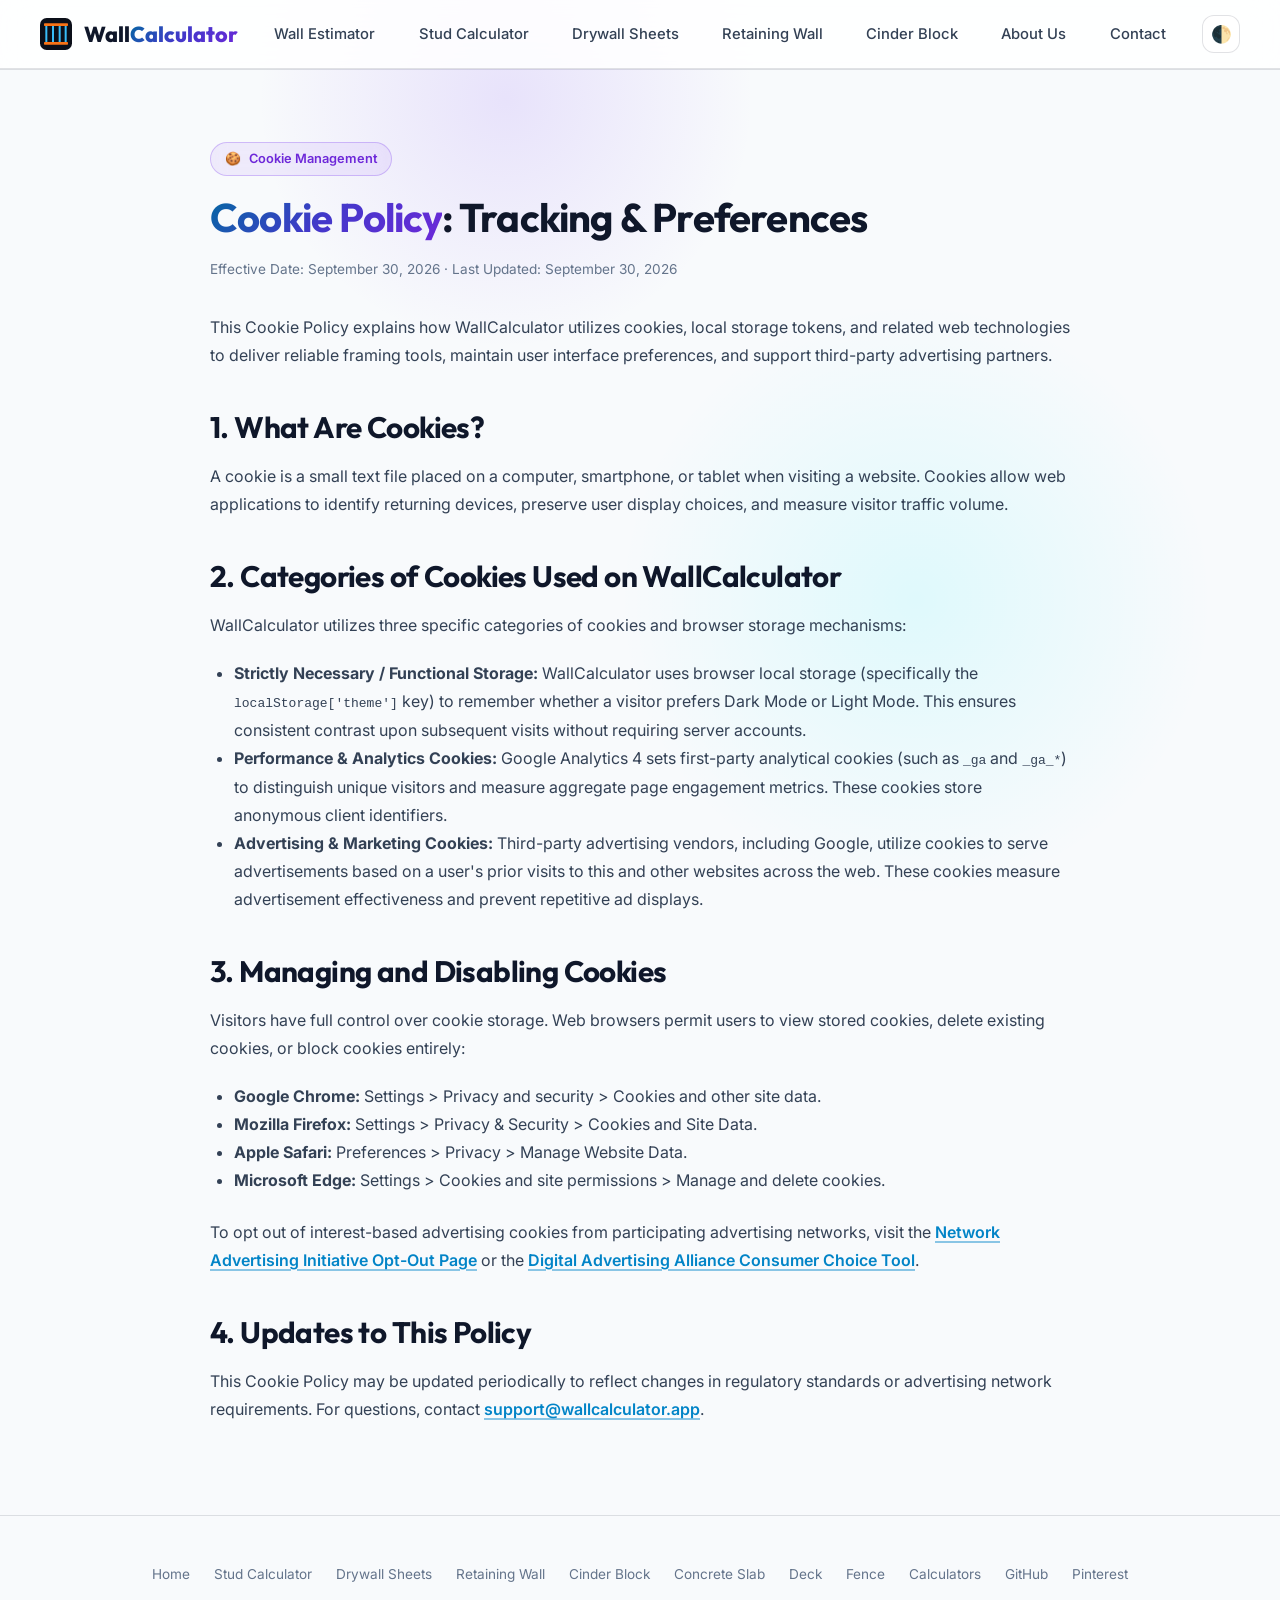
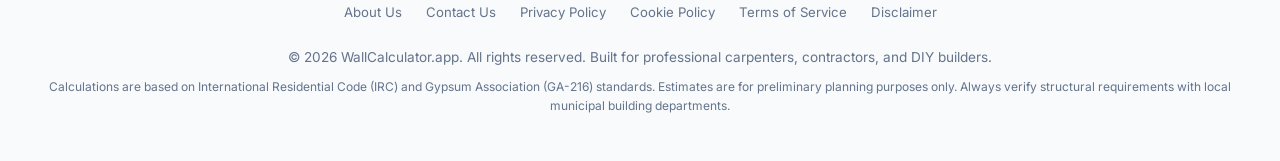
<file: cookie-policy.html>
<!DOCTYPE html>
<html lang="en" data-theme="light">
<head>
  <script>
    (function() {
      try {
        var saved = localStorage.getItem('theme');
        if (saved) document.documentElement.setAttribute('data-theme', saved);
      } catch (e) {}
    })();
  </script>
  <meta charset="UTF-8">
  <meta name="viewport" content="width=device-width, initial-scale=1.0">
  <meta http-equiv="X-UA-Compatible" content="IE=edge">
  <meta name="google-site-verification" content="uwycXcCau8QxGhGAJXw8MdhRhaqfwocgm-C9AI3S3YY" />
  
  <!-- Primary Meta Tags -->
  <title>Cookie Policy - WallCalculator Cookie Management</title>
  <meta name="title" content="Cookie Policy - WallCalculator Cookie Management">
  <meta name="description" content="Read how cookies are utilized on WallCalculator. Learn about essential preferences, analytics tracking, and third-party advertising cookies.">
  <link rel="canonical" href="https://wallcalculator.app/cookie-policy">
  
  <!-- Open Graph / Facebook -->
  <meta property="og:type" content="website">
  <meta property="og:url" content="https://wallcalculator.app/cookie-policy">
  <meta property="og:title" content="Cookie Policy - WallCalculator Cookie Management">
  <meta property="og:description" content="Read how cookies are utilized on WallCalculator. Learn about essential preferences, analytics tracking, and third-party advertising cookies.">
  <meta property="og:image" content="https://wallcalculator.app/og-image.jpg">

  <!-- Twitter -->
  <meta name="twitter:card" content="summary_large_image">
  <meta name="twitter:url" content="https://wallcalculator.app/cookie-policy">
  <meta name="twitter:title" content="Cookie Policy - WallCalculator Cookie Management">
  <meta name="twitter:description" content="Read how cookies are utilized on WallCalculator. Learn about essential preferences, analytics tracking, and third-party advertising cookies.">
  <meta name="twitter:image" content="https://wallcalculator.app/og-image.jpg">

  <!-- Favicon -->
  <link rel="icon" type="image/svg+xml" href="/favicon.svg">
  <link rel="apple-touch-icon" href="/favicon.svg">

  <!-- Google Fonts - Asynchronous Non-Render-Blocking -->
  <link rel="preconnect" href="https://fonts.googleapis.com">
  <link rel="preconnect" href="https://fonts.gstatic.com" crossorigin>
  <link rel="preload" as="style" href="https://fonts.googleapis.com/css2?family=Inter:wght@400;500;600;700&family=Outfit:wght@500;600;700;800&display=swap">
  <link rel="stylesheet" href="https://fonts.googleapis.com/css2?family=Inter:wght@400;500;600;700&family=Outfit:wght@500;600;700;800&display=swap" media="print" onload="this.media='all'">
  <noscript>
    <link rel="stylesheet" href="https://fonts.googleapis.com/css2?family=Inter:wght@400;500;600;700&family=Outfit:wght@500;600;700;800&display=swap">
  </noscript>

  <!-- AI Agent Discovery (ARD & llms.txt) -->
  <link rel="alternate" type="application/json" href="/.well-known/ai-catalog.json" title="AI Agent Catalog">

  <!-- Inlined Master Stylesheet (Zero Network Round-Trips for Instant FCP) -->
  <style>
:root{--brand-primary:#00F0FF;--brand-primary-hover:#38BDF8;--brand-accent:#8B5CF6;--brand-accent-hover:#7C3AED;--brand-indigo:#6366F1;--brand-cyan:#06B6D4;--brand-pink:#EC4899;--brand-success:#10B981;--gradient-cta:linear-gradient(135deg,#00F0FF 0%,#3B82F6 45%,#8B5CF6 100%);--gradient-text:linear-gradient(135deg,#00F0FF 0%,#818CF8 50%,#C084FC 100%);--bg-body:#060714;--bg-surface:#0A0D22;--bg-card:rgba(14,18,41,0.85);--bg-card-hover:rgba(22,28,62,0.9);--bg-input:#090C1E;--border-color:rgba(139,92,246,0.22);--border-focus:#00F0FF;--text-main:#F8FAFC;--text-muted:#94A3B8;--text-dim:#64748B;--blueprint-grid:rgba(0,240,255,0.08);--blueprint-line:#00F0FF;--shadow-sm:0 2px 8px rgba(0,0,0,0.4);--shadow-md:0 8px 24px rgba(0,0,0,0.5),0 0 15px rgba(139,92,246,0.15);--shadow-lg:0 16px 40px rgba(0,0,0,0.6),0 0 30px rgba(0,240,255,0.15);--radius-sm:8px;--radius-md:12px;--radius-lg:18px;--radius-full:9999px;--transition:all 0.25s cubic-bezier(0.16,1,0.3,1)}[data-theme="light"]{--brand-primary:#0284C7;--brand-primary-hover:#0369A1;--brand-accent:#7C3AED;--brand-accent-hover:#6D28D9;--brand-indigo:#4F46E5;--brand-cyan:#0284C7;--brand-pink:#BE185D;--brand-success:#047857;--gradient-cta:linear-gradient(135deg,#0284C7 0%,#4F46E5 50%,#7C3AED 100%);--gradient-text:linear-gradient(135deg,#0369A1 0%,#4338CA 50%,#6D28D9 100%);--bg-body:#F8FAFC;--bg-surface:#FFFFFF;--bg-card:#FFFFFF;--bg-card-hover:#F1F5F9;--bg-input:#F8FAFC;--border-color:rgba(15,23,42,0.12);--border-focus:#0284C7;--text-main:#0F172A;--text-muted:#334155;--text-dim:#64748B;--blueprint-grid:rgba(2,132,199,0.08);--blueprint-line:#0284C7;--shadow-sm:0 2px 4px rgba(15,23,42,0.05);--shadow-md:0 6px 18px rgba(15,23,42,0.08);--shadow-lg:0 12px 32px rgba(15,23,42,0.1)}html{scroll-behavior:smooth;scroll-padding-top:72px}*,*::before,*::after{box-sizing:border-box;margin:0;padding:0}body{font-family:'Inter',-apple-system,BlinkMacSystemFont,'Segoe UI',Roboto,sans-serif;background-color:var(--bg-body);color:var(--text-main);line-height:1.6;-webkit-font-smoothing:antialiased;text-rendering:optimizeLegibility;transition:background-color 0.3s ease,color 0.3s ease;position:relative;overflow-x:hidden}body::before{content:'';position:absolute;top:-150px;left:20%;width:500px;height:500px;background:radial-gradient(circle,rgba(139,92,246,0.15) 0%,transparent 70%);pointer-events:none;z-index:0}body::after{content:'';position:absolute;top:300px;right:5%;width:600px;height:600px;background:radial-gradient(circle,rgba(0,240,255,0.1) 0%,transparent 70%);pointer-events:none;z-index:0}h1,h2,h3,h4,.font-heading{font-family:'Outfit',-apple-system,BlinkMacSystemFont,'Segoe UI',Roboto,sans-serif;font-weight:700;line-height:1.25;letter-spacing:-0.02em}a{color:inherit;text-decoration:none}.container{width:100%;max-width:1240px;margin:0 auto;padding:0 1.25rem;position:relative;z-index:1}.header-nav{position:sticky;top:0;z-index:100;background:rgba(6,7,20,0.85);backdrop-filter:blur(16px);-webkit-backdrop-filter:blur(16px);border-bottom:1px solid var(--border-color);transition:background 0.3s ease}[data-theme="light"] .header-nav{background:rgba(255,255,255,0.85)}.nav-inner{display:flex;align-items:center;justify-content:space-between;height:68px}.brand-logo{display:flex;align-items:center;gap:0.75rem;font-family:'Outfit',-apple-system,BlinkMacSystemFont,'Segoe UI',Roboto,sans-serif;font-size:1.35rem;font-weight:800}.brand-logo svg{width:32px;height:32px}.brand-logo span.accent{background:var(--gradient-text);-webkit-background-clip:text;-webkit-text-fill-color:transparent}.nav-links{display:flex;align-items:center;gap:1.5rem;list-style:none}.nav-links a{font-size:0.925rem;font-weight:500;color:var(--text-muted);transition:var(--transition);padding:0.4rem 0.6rem;border-radius:var(--radius-sm)}.nav-links a:hover,.nav-links a.active{color:var(--brand-primary);background:rgba(0,240,255,0.08)}[data-theme="light"] .nav-links a:hover,[data-theme="light"] .nav-links a.active{color:#0284C7;background:rgba(2,132,199,0.08)}.nav-actions{display:flex;align-items:center;gap:0.5rem}.btn-icon{background:var(--bg-card);border:1px solid var(--border-color);color:var(--text-main);width:38px;height:38px;border-radius:var(--radius-md);display:flex;align-items:center;justify-content:center;cursor:pointer;transition:var(--transition);font-size:1.05rem}.btn-icon:hover{background:var(--bg-card-hover);border-color:var(--brand-primary);box-shadow:0 0 12px rgba(0,240,255,0.3)}.mobile-menu-toggle{display:none}@media (max-width:768px){.nav-inner{height:58px}.brand-logo{font-size:1.15rem;gap:0.5rem}.brand-logo svg{width:26px;height:26px}.mobile-menu-toggle{display:flex}.nav-links{position:fixed;top:58px;left:0;right:0;background:var(--bg-surface);border-bottom:1px solid var(--border-color);box-shadow:var(--shadow-lg);flex-direction:column;align-items:stretch;gap:0.35rem;padding:1rem 1.25rem 1.25rem;display:none;z-index:999;backdrop-filter:blur(16px);-webkit-backdrop-filter:blur(16px)}.nav-links.mobile-open{display:flex;animation:menuSlideDown 0.22s cubic-bezier(0.16,1,0.3,1)}.nav-links a{font-size:0.95rem;padding:0.75rem 0.85rem;border-radius:var(--radius-sm);display:block;width:100%}@keyframes menuSlideDown{from{opacity:0;transform:translateY(-8px)}to{opacity:1;transform:translateY(0)}}}.hero-section{padding:3rem 0 4rem;position:relative;overflow:hidden}.hero-grid{display:grid;grid-template-columns:1fr 1.35fr;gap:2.5rem;align-items:start}@media (max-width:992px){.hero-section{padding:1.75rem 0 2.5rem}.hero-grid{grid-template-columns:1fr;gap:1.75rem}}@media (max-width:640px){.hero-section{padding:1.25rem 0 2rem}.hero-copy{text-align:center}.trust-badges{align-items:flex-start;text-align:left;margin:0 auto 1.25rem;max-width:480px}}.badge-pill{display:inline-flex;align-items:center;gap:0.5rem;background:rgba(139,92,246,0.15);color:#C084FC;border:1px solid rgba(139,92,246,0.35);padding:0.35rem 0.85rem;border-radius:var(--radius-full);font-size:0.8rem;font-weight:600;margin-bottom:1.25rem;backdrop-filter:blur(8px)}[data-theme="light"] .badge-pill{background:rgba(124,58,237,0.08);color:#6D28D9;border-color:rgba(124,58,237,0.28)}.hero-title{font-size:2.75rem;margin-bottom:1rem}.hero-title .accent{background:var(--gradient-text);-webkit-background-clip:text;-webkit-text-fill-color:transparent}.hero-subtitle{font-size:1.05rem;color:var(--text-muted);margin-bottom:1.75rem;line-height:1.65}.trust-badges{display:flex;flex-direction:column;gap:0.75rem;margin-bottom:2rem}.trust-item{display:flex;align-items:center;gap:0.6rem;font-size:0.9rem;color:var(--text-muted)}.trust-item span.icon{font-size:1.15rem}.calc-card{background:var(--bg-card);backdrop-filter:blur(16px);-webkit-backdrop-filter:blur(16px);border:1px solid var(--border-color);border-radius:var(--radius-lg);padding:1.75rem;box-shadow:var(--shadow-lg);position:relative}.mode-tabs{display:grid;grid-template-columns:repeat(3,1fr);gap:0.4rem;background:var(--bg-input);padding:0.3rem;border-radius:var(--radius-md);margin-bottom:1.5rem;border:1px solid rgba(255,255,255,0.05)}.tab-label-short{display:none}.tab-label-full{display:inline}.mode-btn{background:transparent;border:none;color:var(--text-muted);font-family:'Inter',sans-serif;font-size:0.85rem;font-weight:600;padding:0.6rem 0.5rem;border-radius:var(--radius-sm);cursor:pointer;transition:var(--transition);text-align:center}.mode-btn.active{background:rgba(0,240,255,0.12);color:#00F0FF;border:1px solid rgba(0,240,255,0.35);box-shadow:0 0 12px rgba(0,240,255,0.2)}[data-theme="light"] .mode-btn.active{background:rgba(2,132,199,0.1);color:#0369A1;border:1px solid #0284C7;box-shadow:0 2px 8px rgba(2,132,199,0.15)}.form-row-2{display:grid;grid-template-columns:1fr 1fr;gap:1rem;margin-bottom:1.25rem}.form-group{display:flex;flex-direction:column;gap:0.4rem}.form-label{font-size:0.825rem;font-weight:600;color:var(--text-muted);text-transform:uppercase;letter-spacing:0.05em;display:flex;justify-content:space-between}.input-with-unit{position:relative;display:flex;align-items:center}.form-input{width:100%;background:var(--bg-input);border:1px solid var(--border-color);color:var(--text-main);font-size:1.05rem;font-weight:600;padding:0.75rem 2.75rem 0.75rem 0.85rem;border-radius:var(--radius-md);outline:none;transition:var(--transition)}.form-input:focus{border-color:var(--border-focus);box-shadow:0 0 0 3px rgba(0,240,255,0.25)}.unit-tag{position:absolute;right:0.85rem;font-size:0.825rem;font-weight:700;color:var(--brand-primary);pointer-events:none}.pill-group{display:grid;grid-template-columns:repeat(2,1fr);gap:0.5rem}.pill-group.cols-3{grid-template-columns:repeat(3,1fr)}.pill-group.cols-4{grid-template-columns:repeat(4,1fr)}@media (max-width:640px){.pill-group.cols-3,.pill-group.cols-4{grid-template-columns:repeat(2,1fr)}}.pill-option{position:relative}.pill-option input[type="radio"]{position:absolute;opacity:0;cursor:pointer}.pill-label{display:flex;flex-direction:column;align-items:center;justify-content:center;background:var(--bg-input);border:1px solid var(--border-color);padding:0.6rem 0.5rem;border-radius:var(--radius-md);font-size:0.85rem;font-weight:600;color:var(--text-muted);cursor:pointer;transition:var(--transition);text-align:center}.pill-option input[type="radio"]:checked+.pill-label{border-color:#00F0FF;background:rgba(0,240,255,0.1);color:#00F0FF;box-shadow:0 0 12px rgba(0,240,255,0.2)}[data-theme="light"] .pill-option input[type="radio"]:checked+.pill-label{border-color:#0284C7;background:rgba(2,132,199,0.08);color:#0284C7;box-shadow:0 2px 8px rgba(2,132,199,0.15)}.pill-desc{font-size:0.72rem;font-weight:400;color:var(--text-dim);margin-top:0.15rem}.openings-box{background:rgba(0,0,0,0.25);border:1px dashed var(--border-color);padding:0.85rem;border-radius:var(--radius-md);margin-bottom:1.25rem}[data-theme="light"] .openings-box{background:#F1F5F9;border-color:rgba(15,23,42,0.15)}.openings-header{display:flex;justify-content:space-between;align-items:center;font-size:0.85rem;font-weight:600;color:var(--text-muted);margin-bottom:0.6rem}.openings-inputs{display:grid;grid-template-columns:1fr 1fr;gap:0.75rem}@media (max-width:640px){.openings-inputs{grid-template-columns:1fr 1fr !important}}.slider-container{margin-bottom:1.25rem}.slider-header{display:flex;justify-content:space-between;font-size:0.825rem;font-weight:600;color:var(--text-muted);margin-bottom:0.35rem}.range-slider{width:100%;accent-color:#00F0FF;cursor:pointer}.blueprint-wrapper{background:#04050E;border:1px solid rgba(0,240,255,0.3);border-radius:var(--radius-md);padding:1rem;margin-bottom:1.5rem;position:relative;overflow:hidden;background-image:linear-gradient(var(--blueprint-grid) 1px,transparent 1px),linear-gradient(90deg,var(--blueprint-grid) 1px,transparent 1px);background-size:20px 20px;box-shadow:inset 0 0 20px rgba(0,240,255,0.05)}.blueprint-header{display:flex;justify-content:space-between;align-items:center;margin-bottom:0.5rem;font-size:0.75rem;font-weight:700;text-transform:uppercase;color:#00F0FF;letter-spacing:0.08em}#blueprint-svg{width:100%;height:180px;display:block;overflow:visible}.blueprint-legend{display:flex;gap:1.25rem;margin-top:0.5rem;font-size:0.725rem;color:#94A3B8}.legend-item{display:flex;align-items:center;gap:0.35rem}.legend-color{width:10px;height:10px;border-radius:2px}.results-section{border-top:1px solid var(--border-color);padding-top:1.5rem}.results-title{font-size:1rem;font-weight:700;margin-bottom:1rem;display:flex;align-items:center;justify-content:space-between}.results-grid{display:grid;grid-template-columns:repeat(3,1fr);gap:0.75rem;margin-bottom:1.25rem}@media (max-width:640px){.results-grid{grid-template-columns:repeat(2,1fr);gap:0.5rem;margin-bottom:1rem}}.takeoff-card{background:var(--bg-surface);border:1px solid var(--border-color);padding:0.85rem;border-radius:var(--radius-md);display:flex;flex-direction:column}.takeoff-card.highlight{border-color:var(--brand-primary);background:rgba(0,240,255,0.08);box-shadow:0 0 15px rgba(0,240,255,0.15)}[data-theme="light"] .takeoff-card.highlight{background:rgba(2,132,199,0.06);border-color:#0284C7;box-shadow:0 2px 10px rgba(2,132,199,0.1)}.takeoff-card.accent{border-color:var(--brand-accent);background:rgba(139,92,246,0.08);box-shadow:0 0 15px rgba(139,92,246,0.15)}[data-theme="light"] .takeoff-card.accent{background:rgba(124,58,237,0.06);border-color:#7C3AED;box-shadow:0 2px 10px rgba(124,58,237,0.1)}.takeoff-label{font-size:0.75rem;font-weight:600;color:var(--text-dim);text-transform:uppercase}.takeoff-val{font-family:'Outfit',-apple-system,BlinkMacSystemFont,'Segoe UI',Roboto,sans-serif;font-size:1.65rem;font-weight:800;color:var(--text-main);margin:0.2rem 0}.takeoff-sub{font-size:0.72rem;color:var(--text-muted)}.cost-estimation-box{background:var(--bg-surface);border:1px solid var(--border-color);border-radius:var(--radius-md);padding:1rem;margin-bottom:1.25rem;display:flex;justify-content:space-between;align-items:center}[data-theme="light"] .cost-estimation-box{background:#FFFFFF;box-shadow:var(--shadow-sm)}.cost-total-display{display:flex;flex-direction:column}.cost-total-display .label{font-size:0.75rem;font-weight:700;text-transform:uppercase;color:var(--brand-accent)}[data-theme="light"] .cost-total-display .label{color:#6D28D9}.cost-total-display .number{font-family:'Outfit',-apple-system,BlinkMacSystemFont,'Segoe UI',Roboto,sans-serif;font-size:1.85rem;font-weight:800;color:var(--brand-primary);text-shadow:0 0 15px rgba(0,240,255,0.4)}[data-theme="light"] .cost-total-display .number{color:#0284C7;text-shadow:none}.btn-toggle-costs{font-size:0.8rem;color:var(--text-muted);background:transparent;border:1px solid var(--border-color);padding:0.35rem 0.75rem;border-radius:var(--radius-sm);cursor:pointer;transition:var(--transition)}.btn-toggle-costs:hover{color:#00F0FF;border-color:#00F0FF}.cost-breakdown-details{display:none;padding-top:0.85rem;margin-top:0.85rem;border-top:1px dashed var(--border-color)}.cost-breakdown-details.open{display:block}.cost-table{width:100%;font-size:0.825rem;border-collapse:collapse}.cost-table td{padding:0.4rem 0.2rem;color:var(--text-muted)}.cost-table td.cost-num{text-align:right;font-weight:600;color:var(--text-main)}.action-buttons{display:grid;grid-template-columns:1fr 1fr;gap:0.75rem}.btn-primary{background:var(--gradient-cta);color:#FFFFFF;border:none;font-family:'Outfit',-apple-system,BlinkMacSystemFont,'Segoe UI',Roboto,sans-serif;font-size:0.95rem;font-weight:700;padding:0.85rem 1.25rem;border-radius:var(--radius-md);cursor:pointer;display:flex;align-items:center;justify-content:center;gap:0.5rem;transition:var(--transition);box-shadow:0 4px 20px rgba(0,240,255,0.3),0 0 25px rgba(139,92,246,0.25)}.btn-primary:hover{transform:translateY(-2px);box-shadow:0 6px 24px rgba(0,240,255,0.45),0 0 35px rgba(139,92,246,0.35)}.btn-secondary{background:rgba(255,255,255,0.05);color:var(--text-main);border:1px solid var(--border-color);font-family:'Outfit',-apple-system,BlinkMacSystemFont,'Segoe UI',Roboto,sans-serif;font-size:0.95rem;font-weight:700;padding:0.85rem 1.25rem;border-radius:var(--radius-md);cursor:pointer;display:flex;align-items:center;justify-content:center;gap:0.5rem;transition:var(--transition)}.btn-secondary:hover{background:rgba(255,255,255,0.1);border-color:var(--brand-primary)}[data-theme="light"] .btn-secondary{background:#FFFFFF;color:#0F172A;border-color:rgba(15,23,42,0.15);box-shadow:0 1px 3px rgba(15,23,42,0.08)}[data-theme="light"] .btn-secondary:hover{background:#F8FAFC;border-color:#0284C7;color:#0284C7}.suite-section{padding:4.5rem 0;border-top:1px solid var(--border-color);background:rgba(6,7,20,0.5)}[data-theme="light"] .suite-section{background:#F8FAFC;border-top:1px solid rgba(15,23,42,0.08)}.section-head{text-align:center;max-width:650px;margin:0 auto 3rem}.section-eyebrow{display:inline-block;color:var(--brand-primary);font-size:0.825rem;font-weight:700;text-transform:uppercase;letter-spacing:0.1em;margin-bottom:0.5rem}[data-theme="light"] .section-eyebrow{color:#0284C7}.section-title{font-size:2.15rem;margin-bottom:0.75rem}.section-subtitle{color:var(--text-muted);font-size:0.975rem}.tools-grid{display:grid;grid-template-columns:repeat(auto-fit,minmax(280px,1fr));gap:1.25rem}.tool-card{background:var(--bg-card);border:1px solid var(--border-color);border-radius:var(--radius-lg);padding:1.5rem;display:flex;flex-direction:column;transition:var(--transition)}[data-theme="light"] .tool-card{background:#FFFFFF;border-color:rgba(15,23,42,0.12);box-shadow:0 2px 10px rgba(15,23,42,0.04)}.tool-card:hover{transform:translateY(-4px);border-color:var(--brand-primary);box-shadow:0 8px 30px rgba(0,0,0,0.5),0 0 20px rgba(0,240,255,0.2)}[data-theme="light"] .tool-card:hover{border-color:#0284C7;box-shadow:0 8px 24px rgba(15,23,42,0.08)}.tool-card-icon{width:44px;height:44px;border-radius:var(--radius-md);background:rgba(0,240,255,0.1);color:var(--brand-primary);display:flex;align-items:center;justify-content:center;margin-bottom:1.15rem}[data-theme="light"] .tool-card-icon{background:rgba(2,132,199,0.1);color:#0284C7}.tool-card-icon svg{width:24px;height:24px}.tool-card-title{font-size:1.2rem;margin-bottom:0.5rem;color:var(--text-main)}.tool-card-desc{font-size:0.875rem;color:var(--text-muted);margin-bottom:1.25rem;flex-grow:1}.tool-card-link{font-size:0.85rem;font-weight:700;color:var(--brand-primary);display:flex;align-items:center;gap:0.35rem}[data-theme="light"] .tool-card-link{color:#0284C7}.article-section{padding:4.5rem 0;border-top:1px solid var(--border-color)}.prose-content{max-width:860px;margin:0 auto}.aeo-direct-box{background:rgba(139,92,246,0.1);border-left:4px solid var(--brand-primary);border-radius:0 var(--radius-md) var(--radius-md) 0;padding:1.35rem;margin-bottom:2.5rem;border-top:1px solid var(--border-color);border-right:1px solid var(--border-color);border-bottom:1px solid var(--border-color)}[data-theme="light"] .aeo-direct-box{background:rgba(2,132,199,0.05);border-left-color:#0284C7}.aeo-title{font-size:1.05rem;font-weight:700;color:var(--brand-primary);display:flex;align-items:center;gap:0.5rem;margin-bottom:0.5rem}[data-theme="light"] .aeo-title{color:#0284C7}.aeo-text{font-size:0.95rem;line-height:1.7}.prose-content h2{font-size:1.85rem;margin:2.5rem 0 1rem;color:var(--text-main)}.prose-content h3{font-size:1.35rem;margin:1.75rem 0 0.75rem;color:#C084FC}[data-theme="light"] .prose-content h3{color:#4338CA}.prose-content p{color:var(--text-muted);font-size:1rem;line-height:1.75;margin-bottom:1.25rem}.prose-content a,.article-section a{color:#00F0FF;text-decoration:underline;text-underline-offset:3px;text-decoration-thickness:1.5px;font-weight:600;transition:var(--transition)}.prose-content a:hover,.article-section a:hover{color:#8B5CF6;text-decoration-thickness:2.5px}[data-theme="light"] .prose-content a,[data-theme="light"] .article-section a{color:#0284C7;text-decoration-color:rgba(2,132,199,0.45)}[data-theme="light"] .prose-content a:hover,[data-theme="light"] .article-section a:hover{color:#0369A1;text-decoration-color:#0369A1}.prose-content ul,.prose-content ol{color:var(--text-muted);padding-left:1.5rem;margin-bottom:1.5rem;line-height:1.75}.formula-card{background:var(--bg-card);border:1px solid var(--border-color);border-radius:var(--radius-md);padding:1.25rem;margin:1.5rem 0}.formula-code{background:var(--bg-input);padding:0.75rem 1rem;border-radius:var(--radius-sm);font-family:'Courier New',Courier,monospace;font-size:0.95rem;color:var(--brand-primary);font-weight:700;display:block;margin:0.5rem 0;border:1px solid var(--border-color)}[data-theme="light"] .formula-code{color:#0369A1;background:#E2E8F0}.data-table-wrapper{overflow-x:auto;margin:1.75rem 0}.data-table{width:100%;border-collapse:collapse;font-size:0.9rem}.data-table th,.data-table td{padding:0.75rem 1rem;text-align:left;border-bottom:1px solid var(--border-color)}.data-table th{background:var(--bg-input);color:var(--text-main);font-weight:700}.data-table td{color:var(--text-muted)}.faq-list{display:flex;flex-direction:column;gap:0.75rem;margin-top:1.5rem}.faq-item{background:var(--bg-card);border:1px solid var(--border-color);border-radius:var(--radius-md);overflow:hidden;transition:var(--transition)}.faq-question{width:100%;background:transparent;border:none;padding:1.15rem 1.25rem;text-align:left;font-family:'Outfit',-apple-system,BlinkMacSystemFont,'Segoe UI',Roboto,sans-serif;font-size:1.05rem;font-weight:700;color:var(--text-main);cursor:pointer;display:flex;justify-content:space-between;align-items:center}.faq-icon{font-size:1.25rem;color:var(--brand-primary);transition:transform 0.2s ease}[data-theme="light"] .faq-icon{color:#0284C7}.faq-item.open .faq-icon{transform:rotate(45deg)}.faq-answer{max-height:0;overflow:hidden;transition:max-height 0.3s cubic-bezier(0,1,0,1);padding:0 1.25rem;color:var(--text-muted);font-size:0.925rem;line-height:1.7}.faq-item.open .faq-answer{max-height:500px;padding-bottom:1.25rem;transition:max-height 0.3s ease-in-out}.site-footer{border-top:1px solid var(--border-color);padding:3rem 0;background:var(--bg-body);text-align:center;color:var(--text-dim);font-size:0.85rem}.footer-links{display:flex;justify-content:center;gap:1.5rem;margin-bottom:1rem}.footer-links a:hover{color:var(--brand-primary)}[data-theme="light"] .footer-links a:hover{color:#0284C7}@media (max-width:768px){.container{padding:0 1rem}.hero-section{padding:1.25rem 0 2rem}.hero-title{font-size:1.95rem;line-height:1.22;margin-bottom:0.75rem}.hero-subtitle{font-size:0.925rem;line-height:1.55;margin-bottom:1.25rem}.badge-pill{font-size:0.72rem;padding:0.25rem 0.65rem;margin-bottom:0.85rem;max-width:100%;white-space:normal;text-align:center}.suite-section{padding:2.75rem 0}.section-title{font-size:1.7rem}.section-head{margin-bottom:1.75rem}.tools-grid{grid-template-columns:1fr;gap:1rem}.article-section{padding:2.75rem 0}.prose-content h2{font-size:1.45rem;margin:2rem 0 0.85rem}.prose-content h3{font-size:1.2rem;margin:1.5rem 0 0.65rem}.data-table-wrapper{margin:1.25rem -0.5rem;padding:0 0.5rem;overflow-x:auto;-webkit-overflow-scrolling:touch}.data-table th,.data-table td{padding:0.55rem 0.65rem;font-size:0.8rem;white-space:nowrap}.faq-question{padding:0.95rem 1rem;font-size:0.95rem}.site-footer{padding:2.25rem 0}.footer-links{flex-wrap:wrap;gap:0.75rem 1.25rem}}@media (max-width:540px){.hero-title{font-size:1.7rem}.calc-card{padding:1.15rem 0.85rem;border-radius:var(--radius-md)}.tab-label-short{display:inline}.tab-label-full{display:none}.mode-tabs{gap:0.25rem;padding:0.25rem;margin-bottom:1.25rem}.mode-btn{font-size:0.75rem;padding:0.5rem 0.25rem}.form-row-2{gap:0.5rem}.form-label{font-size:0.75rem}.form-input{font-size:0.95rem;padding:0.65rem 2.25rem 0.65rem 0.65rem}.unit-tag{right:0.65rem;font-size:0.75rem}.pill-group{gap:0.35rem}.pill-label{padding:0.5rem 0.25rem;font-size:0.775rem}.pill-desc{font-size:0.65rem}.openings-inputs{gap:0.5rem}.blueprint-wrapper{padding:0.75rem 0.5rem;margin-bottom:1.25rem}#blueprint-svg{height:150px}.blueprint-legend{flex-wrap:wrap;gap:0.5rem 0.85rem;justify-content:center;font-size:0.7rem}.takeoff-card{padding:0.65rem 0.5rem}.takeoff-label{font-size:0.68rem}.takeoff-val{font-size:1.35rem}.takeoff-sub{font-size:0.65rem}.cost-estimation-box{flex-direction:column;align-items:stretch;text-align:center;gap:0.75rem;padding:0.85rem}.cost-total-display{align-items:center}.cost-total-display .number{font-size:1.65rem}.btn-toggle-costs{width:100%;padding:0.5rem}.action-buttons{grid-template-columns:1fr;gap:0.5rem}.btn-primary,.btn-secondary{padding:0.75rem 1rem;font-size:0.9rem;width:100%}}@media print{body{background:#FFFFFF !important;color:#000000 !important}.header-nav,.suite-section,.article-section,.site-footer,.action-buttons,.mode-tabs{display:none !important}.hero-grid{grid-template-columns:1fr !important}.calc-card{border:none !important;box-shadow:none !important;padding:0 !important}.blueprint-wrapper{background:#FFFFFF !important;border:1px solid #000000 !important}.takeoff-card{border:1px solid #CCCCCC !important;color:#000000 !important}}.hero-toc-card{background:var(--bg-card);border:1px solid var(--border-color);border-radius:var(--radius-lg);padding:1.15rem 1.25rem;backdrop-filter:blur(14px);-webkit-backdrop-filter:blur(14px);box-shadow:var(--shadow-md);margin-top:0.75rem;transition:var(--transition)}[data-theme="light"] .hero-toc-card{background:#FFFFFF;border-color:rgba(15,23,42,0.12);box-shadow:0 4px 16px rgba(15,23,42,0.06)}.hero-toc-header{display:flex;align-items:center;justify-content:space-between;margin-bottom:0.75rem;padding-bottom:0.6rem;border-bottom:1px solid var(--border-color)}.hero-toc-title{display:flex;align-items:center;gap:0.45rem;font-family:'Outfit',sans-serif;font-size:0.825rem;font-weight:700;text-transform:uppercase;letter-spacing:0.08em;color:var(--brand-primary)}[data-theme="light"] .hero-toc-title{color:#0284C7}.hero-toc-badge{font-size:0.7rem;font-weight:600;color:var(--text-dim);background:var(--bg-input);padding:0.15rem 0.5rem;border-radius:var(--radius-full);border:1px solid var(--border-color)}.hero-toc-nav{display:flex;flex-direction:column;gap:0.2rem}.hero-toc-link{display:flex;align-items:center;gap:0.5rem;font-size:0.825rem;font-weight:500;color:var(--text-muted);padding:0.35rem 0.55rem;border-radius:var(--radius-sm);transition:var(--transition);text-decoration:none}.hero-toc-link:hover{color:var(--brand-primary);background:rgba(0,240,255,0.08);transform:translateX(3px)}[data-theme="light"] .hero-toc-link:hover{color:#0284C7;background:rgba(2,132,199,0.06)}.hero-toc-link.active{color:var(--brand-primary);background:rgba(0,240,255,0.08);font-weight:600}.hero-toc-bullet{width:5px;height:5px;border-radius:50%;background:var(--brand-accent);flex-shrink:0;transition:var(--transition)}.hero-toc-link:hover .hero-toc-bullet,.hero-toc-link.active .hero-toc-bullet{background:var(--brand-primary);box-shadow:0 0 6px var(--brand-primary);transform:scale(1.35)}[data-theme="light"] .hero-toc-bullet{background:#7C3AED}[data-theme="light"] .hero-toc-link:hover .hero-toc-bullet,[data-theme="light"] .hero-toc-link.active .hero-toc-bullet{background:#0284C7;box-shadow:0 0 6px rgba(2,132,199,0.5)}.hero-toc-toggle{display:none;width:100%;background:var(--bg-card);border:1px solid var(--border-color);border-radius:var(--radius-md);padding:0.65rem 0.95rem;color:var(--text-main);font-family:'Outfit',sans-serif;font-size:0.875rem;font-weight:600;cursor:pointer;align-items:center;justify-content:space-between;transition:var(--transition)}[data-theme="light"] .hero-toc-toggle{background:#FFFFFF;border-color:rgba(15,23,42,0.12)}.hero-toc-toggle .chevron{font-size:0.8rem;color:var(--brand-primary);transition:transform 0.2s ease}[data-theme="light"] .hero-toc-toggle .chevron{color:#0284C7}@media (max-width:992px){.hero-toc-card{padding:0;background:transparent;border:none;box-shadow:none;margin-top:0.5rem;margin-bottom:1.5rem}.hero-toc-header{display:none}.hero-toc-toggle{display:flex}.hero-toc-nav{display:none;grid-template-columns:1fr;gap:0.25rem;background:var(--bg-card);border:1px solid var(--border-color);border-radius:var(--radius-md);padding:0.65rem;margin-top:0.4rem}[data-theme="light"] .hero-toc-nav{background:#FFFFFF;box-shadow:0 4px 16px rgba(15,23,42,0.08)}.hero-toc-card.open .hero-toc-nav{display:flex;flex-direction:column;animation:menuSlideDown 0.2s ease}.hero-toc-card.open .hero-toc-toggle .chevron{transform:rotate(180deg)}}.page-title{font-family:'Outfit',-apple-system,BlinkMacSystemFont,'Segoe UI',Roboto,sans-serif;font-size:2.5rem;font-weight:700;line-height:1.25;letter-spacing:-0.02em;margin-bottom:1rem}.page-title .accent{background:var(--gradient-text);-webkit-background-clip:text;-webkit-text-fill-color:transparent}.contact-grid{display:grid;grid-template-columns:1fr 1.35fr;gap:2rem;align-items:start}.contact-card{background:var(--bg-card);border:1px solid var(--border-color);border-radius:var(--radius-lg);padding:1.75rem;box-shadow:var(--shadow-md)}.calculator-links-grid{display:grid;grid-template-columns:repeat(auto-fit,minmax(220px,1fr));gap:1rem}.prose-content{overflow-wrap:break-word;word-wrap:break-word}@media (max-width:992px){.contact-grid{grid-template-columns:1fr;gap:1.5rem}}@media (max-width:768px){.page-title{font-size:1.85rem !important;line-height:1.25;margin-bottom:0.75rem}.contact-card{padding:1.35rem 1.15rem}.article-section{padding-top:2rem !important;padding-bottom:2.5rem !important}.formula-code{overflow-x:auto;white-space:nowrap;-webkit-overflow-scrolling:touch}}@media (max-width:540px){.page-title{font-size:1.6rem !important;line-height:1.22}.contact-card{padding:1.15rem 0.85rem}.calculator-links-grid{grid-template-columns:1fr}.form-label{flex-direction:column;align-items:flex-start;gap:0.15rem}.form-label span:last-child{font-size:0.68rem;font-weight:500;opacity:0.75}}
  </style>

  <!-- JSON-LD Structured Data -->
  <script type="application/ld+json">
  {
    "@context": "https://schema.org",
    "@type": "WebPage",
    "name": "Cookie Policy - WallCalculator",
    "url": "https://wallcalculator.app/cookie-policy",
    "description": "Read how cookies are utilized on WallCalculator. Learn about essential preferences, analytics tracking, and third-party advertising cookies.",
    "breadcrumb": {
      "@type": "BreadcrumbList",
      "itemListElement": [
        {
          "@type": "ListItem",
          "position": 1,
          "name": "Home",
          "item": "https://wallcalculator.app/"
        },
        {
          "@type": "ListItem",
          "position": 2,
          "name": "Cookie Policy",
          "item": "https://wallcalculator.app/cookie-policy"
        }
      ]
    }
  }
  </script>
</head>
<body>
  <!-- Header / Navigation -->
  <header class="header-nav">
    <div class="container">
      <nav class="nav-inner" aria-label="Main Navigation">
        <a href="/" class="brand-logo" aria-label="WallCalculator.app Home">
          <svg viewBox="0 0 48 48" width="32" height="32" fill="none">
            <rect width="48" height="48" rx="10" fill="#0B0F19"/>
            <rect x="6" y="8" width="36" height="4" rx="1" fill="#F97316"/>
            <rect x="6" y="36" width="36" height="4" rx="1" fill="#F97316"/>
            <rect x="8" y="12" width="3" height="24" fill="#38BDF8"/>
            <rect x="18" y="12" width="3" height="24" fill="#38BDF8"/>
            <rect x="28" y="12" width="3" height="24" fill="#38BDF8"/>
            <rect x="37" y="12" width="3" height="24" fill="#38BDF8"/>
          </svg>
          <span>Wall<span class="accent">Calculator</span></span>
        </a>

        <!-- Desktop Navigation -->
        <ul class="nav-links" role="list">
          <li><a href="/">Wall Estimator</a></li>
          <li><a href="/wall-stud-calculator">Stud Calculator</a></li>
          <li><a href="/drywall-calculator">Drywall Sheets</a></li>
          <li><a href="/retaining-wall-calculator">Retaining Wall</a></li>
          <li><a href="/cinder-block-calculator">Cinder Block</a></li>
          <li><a href="/about">About Us</a></li>
          <li><a href="/contact">Contact</a></li>
        </ul>

        <div class="nav-actions">
          <button class="btn-icon" id="theme-toggle-btn" aria-label="Toggle Dark/Light Mode" title="Toggle Theme">
            🌓
          </button>
          <button class="btn-icon mobile-menu-toggle" id="mobile-menu-btn" aria-label="Toggle Menu" title="Open Navigation Menu" aria-expanded="false">
            <span class="hamburger-icon">&#x2630;</span>
          </button>
        </div>
      </nav>
    </div>
  </header>

  <main id="main-content">
    <article class="article-section">
      <div class="container">
        <div class="prose-content">
          <div class="badge-pill" style="margin-bottom: 1rem;">
            <span>&#x1F36A;</span> Cookie Management
          </div>
          <h1 class="page-title">
            <span class="accent">Cookie Policy</span>: Tracking &amp; Preferences
          </h1>
          <p style="font-size: 0.85rem; color: var(--text-dim); margin-bottom: 2rem;">
            Effective Date: September 30, 2026 &middot; Last Updated: September 30, 2026
          </p>

          <p>
            This Cookie Policy explains how WallCalculator utilizes cookies, local storage tokens, and related web technologies to deliver reliable framing tools, maintain user interface preferences, and support third-party advertising partners.
          </p>

          <h2>1. What Are Cookies?</h2>
          <p>
            A cookie is a small text file placed on a computer, smartphone, or tablet when visiting a website. Cookies allow web applications to identify returning devices, preserve user display choices, and measure visitor traffic volume.
          </p>

          <h2>2. Categories of Cookies Used on WallCalculator</h2>
          <p>
            WallCalculator utilizes three specific categories of cookies and browser storage mechanisms:
          </p>
          <ul>
            <li><strong>Strictly Necessary / Functional Storage:</strong> WallCalculator uses browser local storage (specifically the <code>localStorage['theme']</code> key) to remember whether a visitor prefers Dark Mode or Light Mode. This ensures consistent contrast upon subsequent visits without requiring server accounts.</li>
            <li><strong>Performance &amp; Analytics Cookies:</strong> Google Analytics 4 sets first-party analytical cookies (such as <code>_ga</code> and <code>_ga_*</code>) to distinguish unique visitors and measure aggregate page engagement metrics. These cookies store anonymous client identifiers.</li>
            <li><strong>Advertising &amp; Marketing Cookies:</strong> Third-party advertising vendors, including Google, utilize cookies to serve advertisements based on a user's prior visits to this and other websites across the web. These cookies measure advertisement effectiveness and prevent repetitive ad displays.</li>
          </ul>

          <h2>3. Managing and Disabling Cookies</h2>
          <p>
            Visitors have full control over cookie storage. Web browsers permit users to view stored cookies, delete existing cookies, or block cookies entirely:
          </p>
          <ul>
            <li><strong>Google Chrome:</strong> Settings &gt; Privacy and security &gt; Cookies and other site data.</li>
            <li><strong>Mozilla Firefox:</strong> Settings &gt; Privacy &amp; Security &gt; Cookies and Site Data.</li>
            <li><strong>Apple Safari:</strong> Preferences &gt; Privacy &gt; Manage Website Data.</li>
            <li><strong>Microsoft Edge:</strong> Settings &gt; Cookies and site permissions &gt; Manage and delete cookies.</li>
          </ul>
          <p>
            To opt out of interest-based advertising cookies from participating advertising networks, visit the <a href="https://optout.networkadvertising.org/" target="_blank" rel="noopener">Network Advertising Initiative Opt-Out Page</a> or the <a href="https://www.aboutads.info/choices/" target="_blank" rel="noopener">Digital Advertising Alliance Consumer Choice Tool</a>.
          </p>

          <h2>4. Updates to This Policy</h2>
          <p>
            This Cookie Policy may be updated periodically to reflect changes in regulatory standards or advertising network requirements. For questions, contact <a href="mailto:support@wallcalculator.app">support@wallcalculator.app</a>.
          </p>
        </div>
      </div>
    </article>
  </main>

  <!-- Site Footer -->
  <footer class="site-footer">
    <div class="container">
      <div class="footer-links">
        <a href="/">Home</a>
        <a href="/wall-stud-calculator">Stud Calculator</a>
        <a href="/drywall-calculator">Drywall Sheets</a>
        <a href="/retaining-wall-calculator">Retaining Wall</a>
        <a href="/cinder-block-calculator">Cinder Block</a>
        <a href="/concrete-slab-calculator">Concrete Slab</a>
        <a href="/deck-calculator">Deck</a>
        <a href="/fence-calculator">Fence</a>
        <a href="/#suite-tools">Calculators</a>
        <a href="https://github.com/Aamirtechseo/wallcalculator" target="_blank" rel="noopener">GitHub</a>
        <a href="https://www.pinterest.com/wallcalculators/" target="_blank" rel="noopener nofollow">Pinterest</a>
      </div>
      <div class="footer-links" style="margin-top: 0.75rem; font-size: 0.825rem; flex-wrap: wrap;">
        <a href="/about">About Us</a>
        <a href="/contact">Contact Us</a>
        <a href="/privacy-policy">Privacy Policy</a>
        <a href="/cookie-policy">Cookie Policy</a>
        <a href="/terms-of-service">Terms of Service</a>
        <a href="/disclaimer">Disclaimer</a>
      </div>
      <p style="margin-top: 1.5rem;">&copy; 2026 WallCalculator.app. All rights reserved. Built for professional carpenters, contractors, and DIY builders.</p>
      <p style="margin-top: 0.5rem; font-size: 0.75rem; color: var(--text-dim);">
        Calculations are based on International Residential Code (IRC) and Gypsum Association (GA-216) standards. Estimates are for preliminary planning purposes only. Always verify structural requirements with local municipal building departments.
      </p>
    </div>
  </footer>

  <!-- Interactive Script (Theme Toggle + Mobile Drawer) -->
  <script>
    (function () {
      var savedTheme = localStorage.getItem('theme') || 'light';
      document.documentElement.setAttribute('data-theme', savedTheme);
      var themeBtn = document.getElementById('theme-toggle-btn');
      if (themeBtn) {
        themeBtn.addEventListener('click', function () {
          var cur = document.documentElement.getAttribute('data-theme') || 'light';
          var next = cur === 'dark' ? 'light' : 'dark';
          document.documentElement.setAttribute('data-theme', next);
          localStorage.setItem('theme', next);
        });
      }
      var menuBtn = document.getElementById('mobile-menu-btn');
      var navLinks = document.querySelector('.nav-links');
      if (menuBtn && navLinks) {
        menuBtn.addEventListener('click', function (e) {
          e.stopPropagation();
          var isOpen = navLinks.classList.toggle('mobile-open');
          menuBtn.setAttribute('aria-expanded', isOpen);
          menuBtn.innerHTML = isOpen ? '&#x2715;' : '&#x2630;';
        });
        navLinks.querySelectorAll('a').forEach(function (link) {
          link.addEventListener('click', function () {
            navLinks.classList.remove('mobile-open');
            menuBtn.setAttribute('aria-expanded', 'false');
            menuBtn.innerHTML = '&#x2630;';
          });
        });
        document.addEventListener('click', function (e) {
          if (navLinks.classList.contains('mobile-open') && !navLinks.contains(e.target) && e.target !== menuBtn) {
            navLinks.classList.remove('mobile-open');
            menuBtn.setAttribute('aria-expanded', 'false');
            menuBtn.innerHTML = '&#x2630;';
          }
        });
      }
    })();
  </script>

  <!-- Google tag (gtag.js) - Non-Blocking Analytics -->
  <script async src="https://www.googletagmanager.com/gtag/js?id=G-VNPHPE8S2V"></script>
  <script>
    window.dataLayer = window.dataLayer || [];
    function gtag(){dataLayer.push(arguments);}
    gtag('js', new Date());
    gtag('config', 'G-VNPHPE8S2V');
  </script>
</body>
</html>
</file>
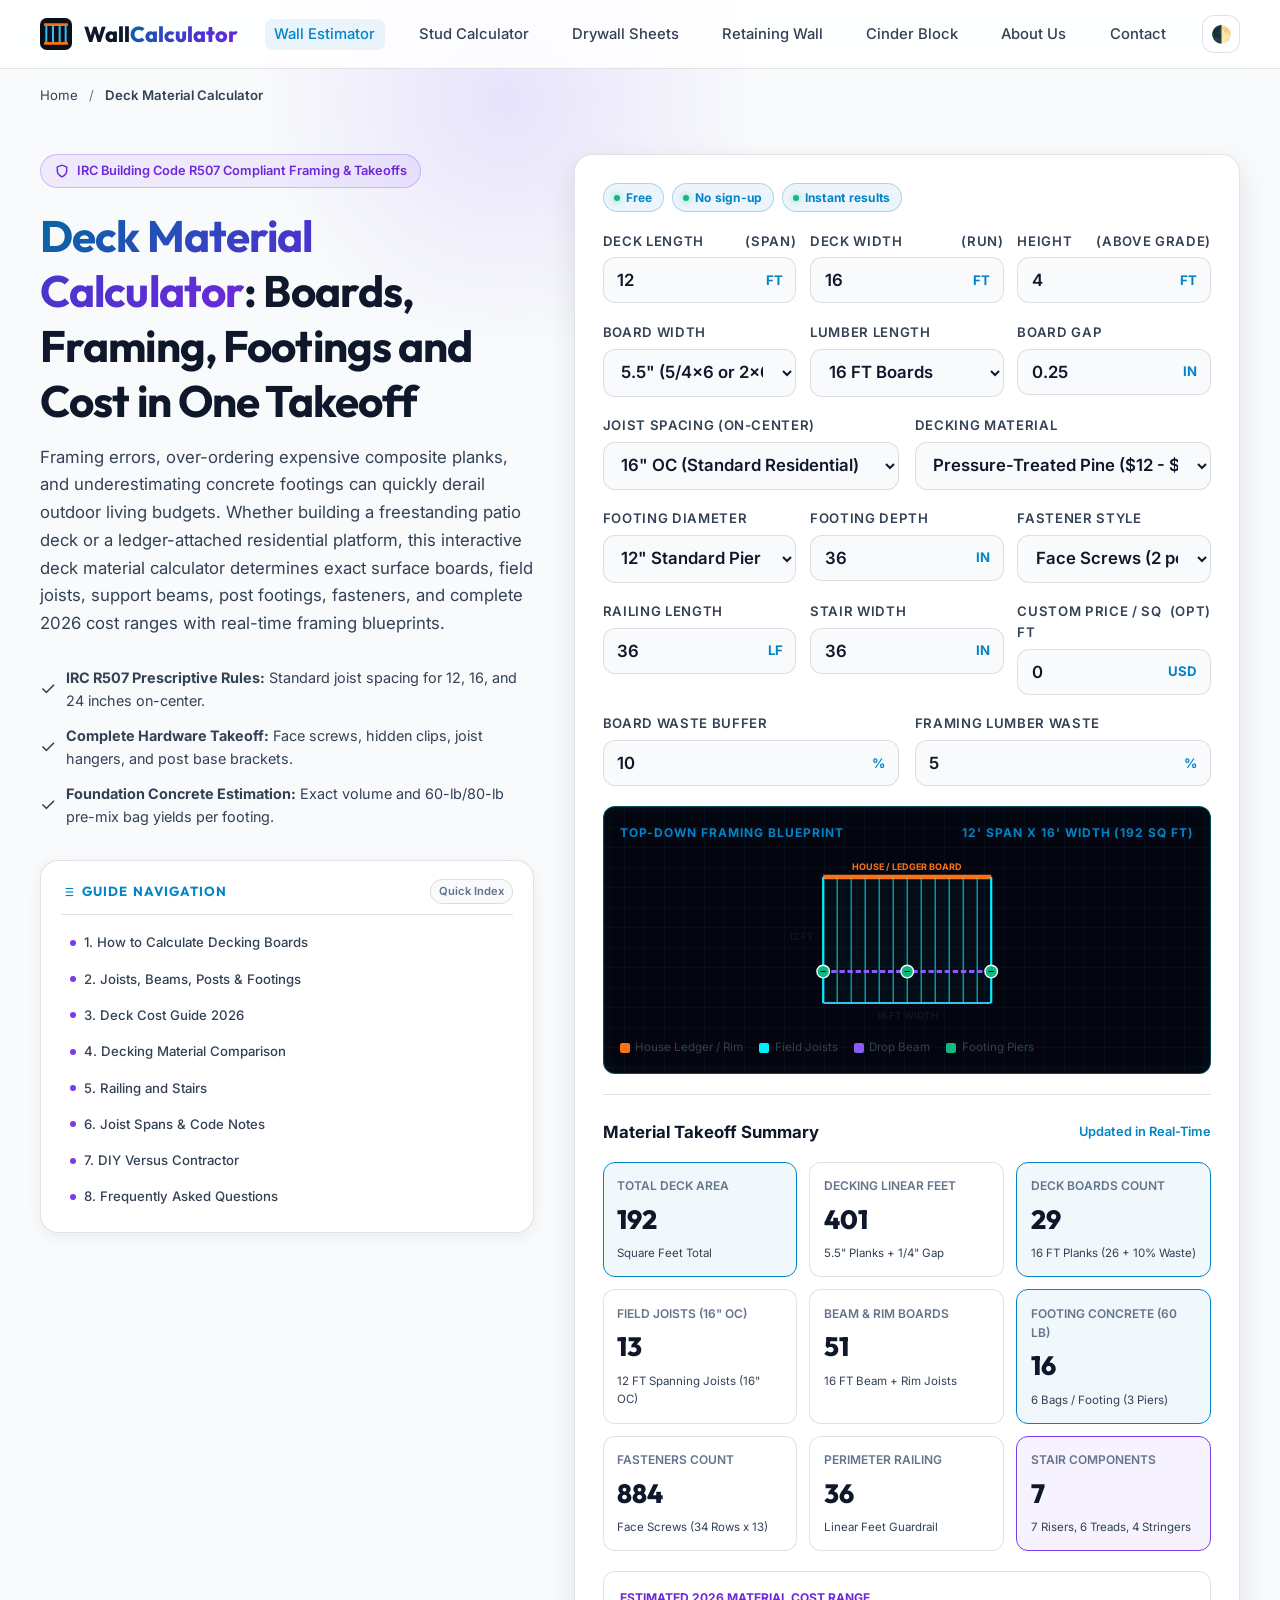
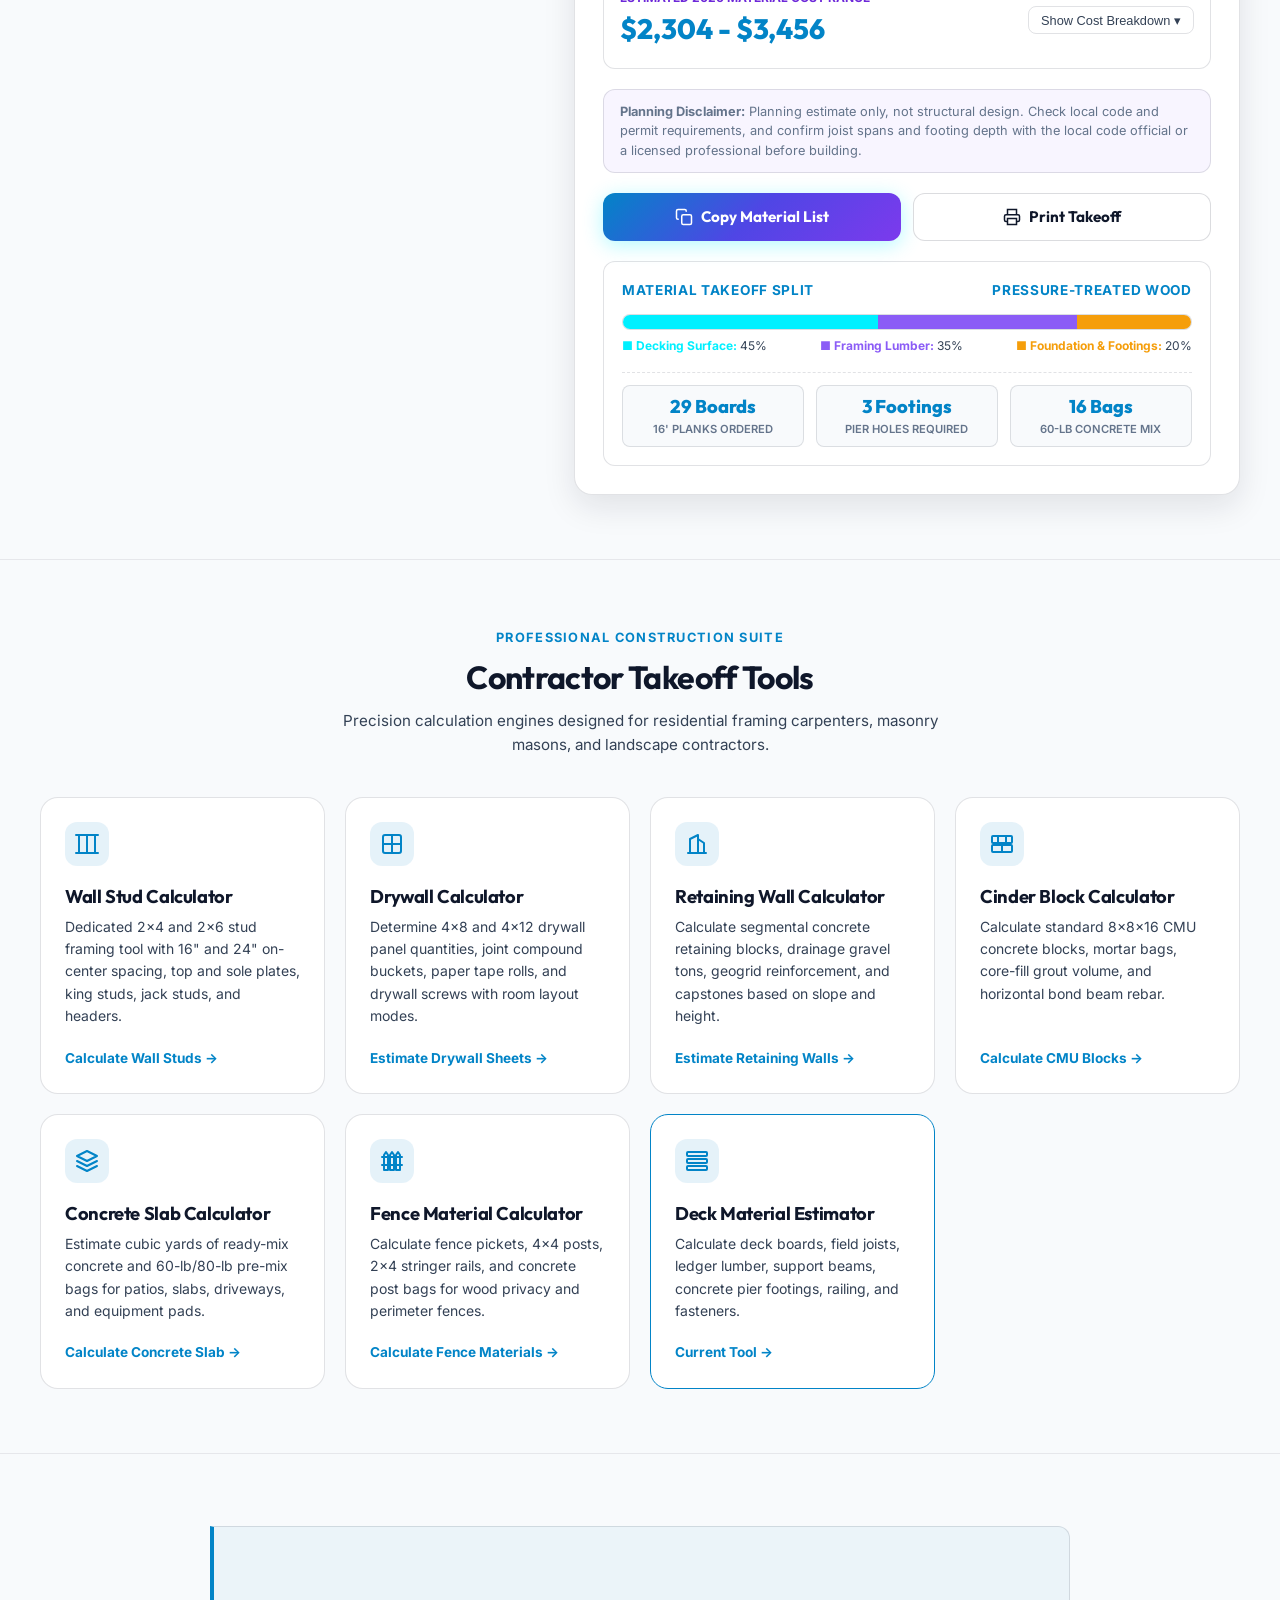
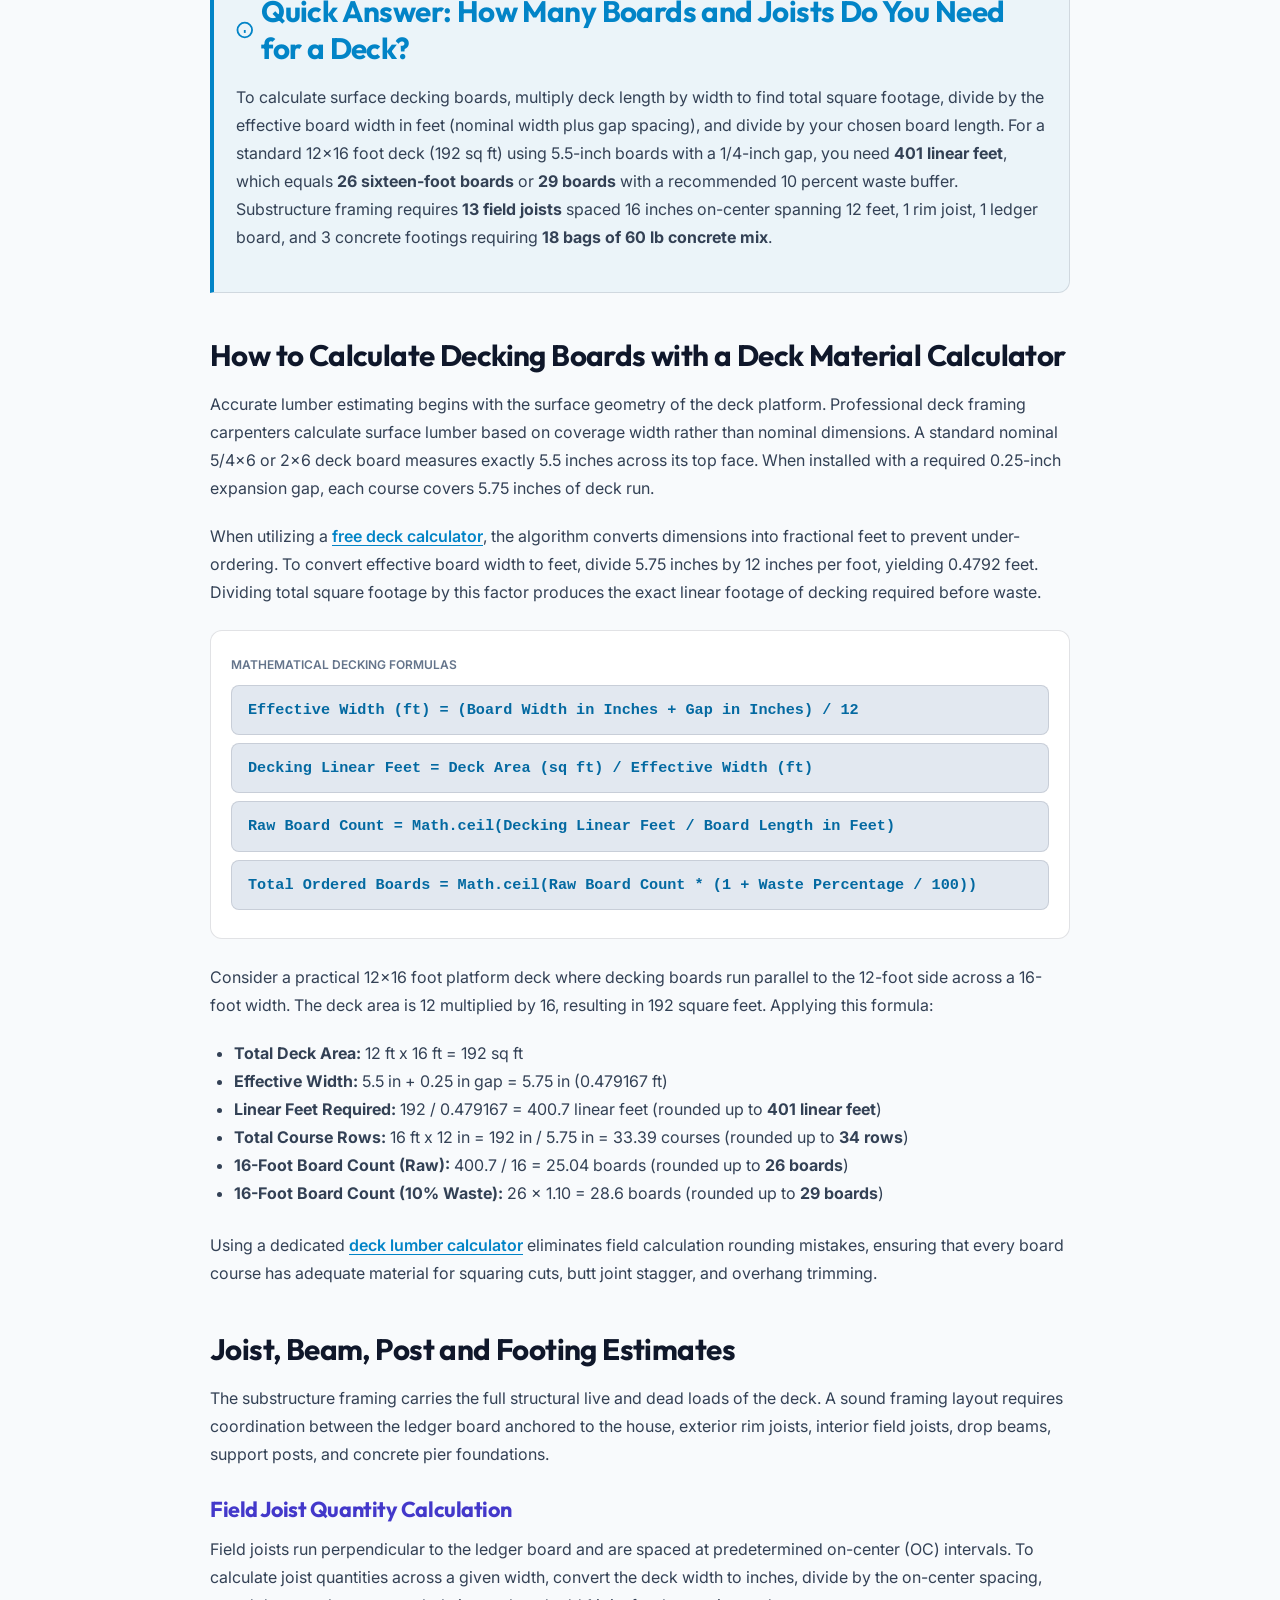
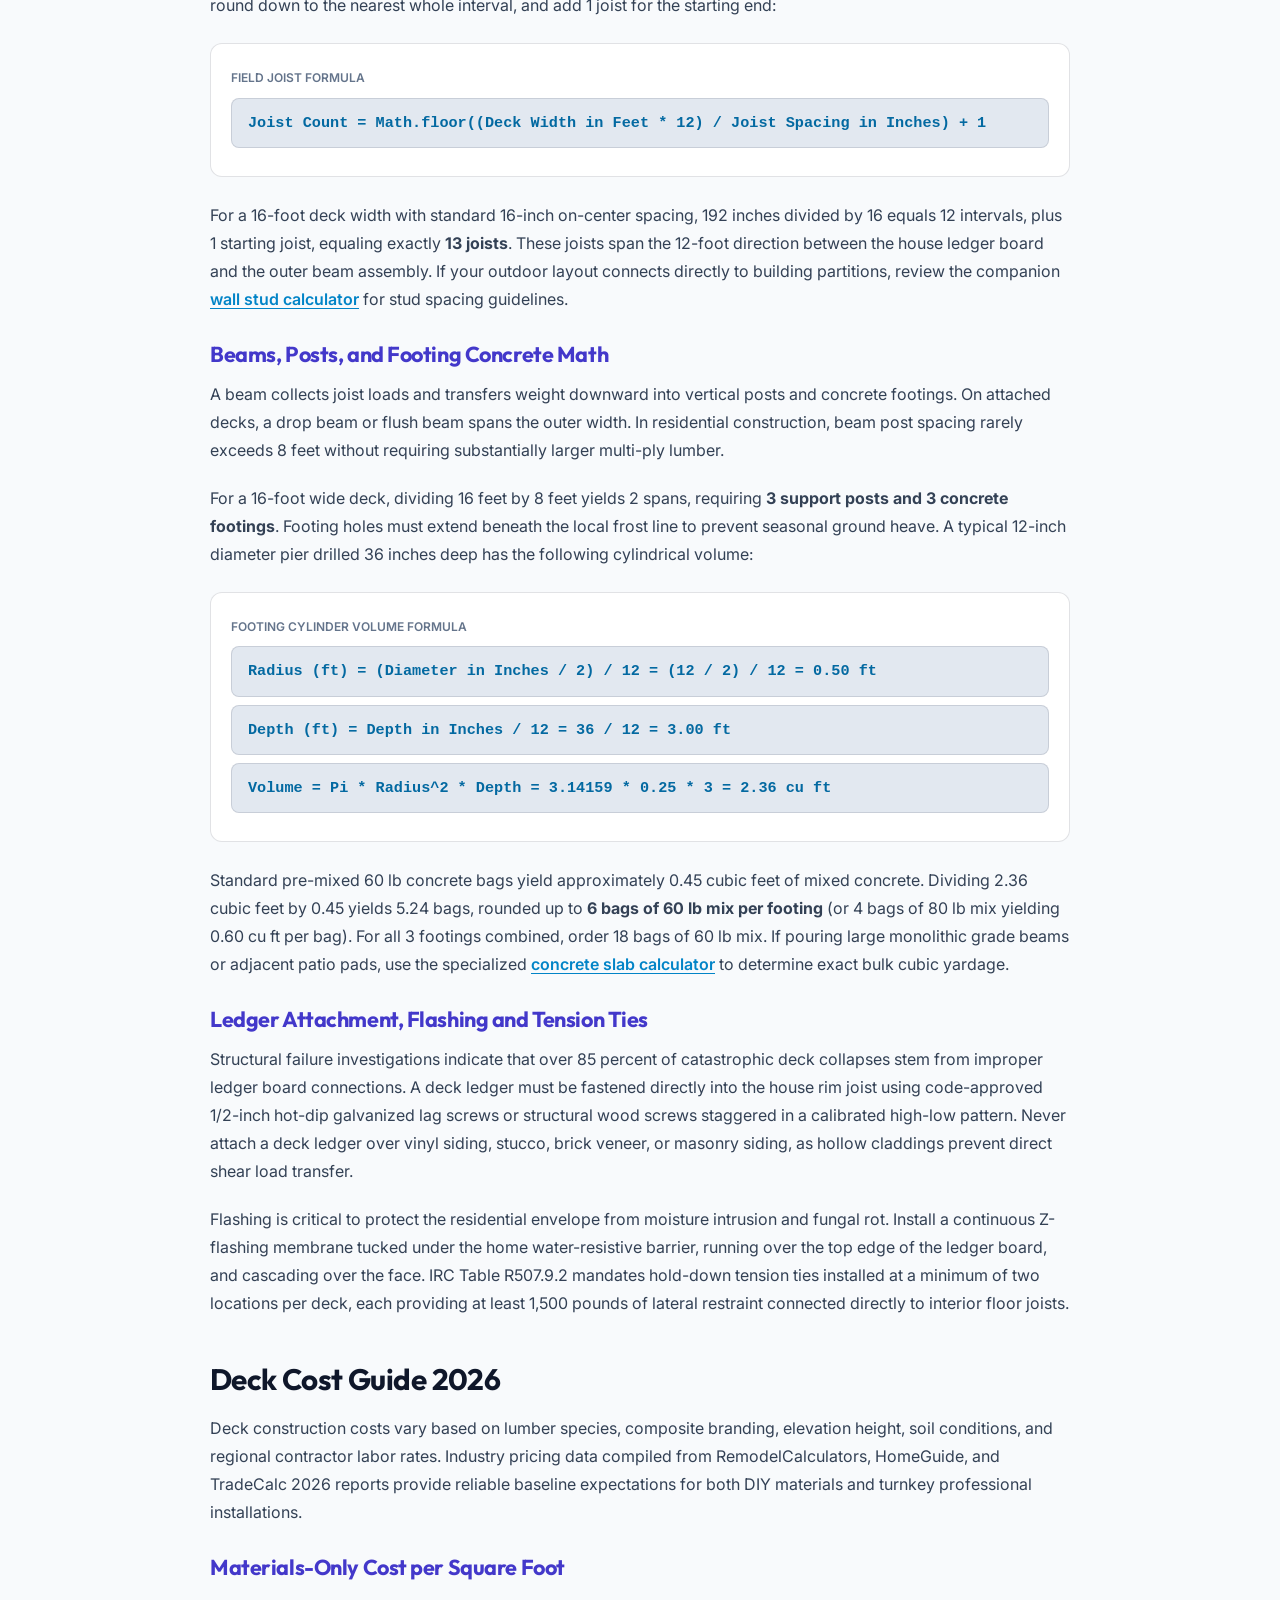
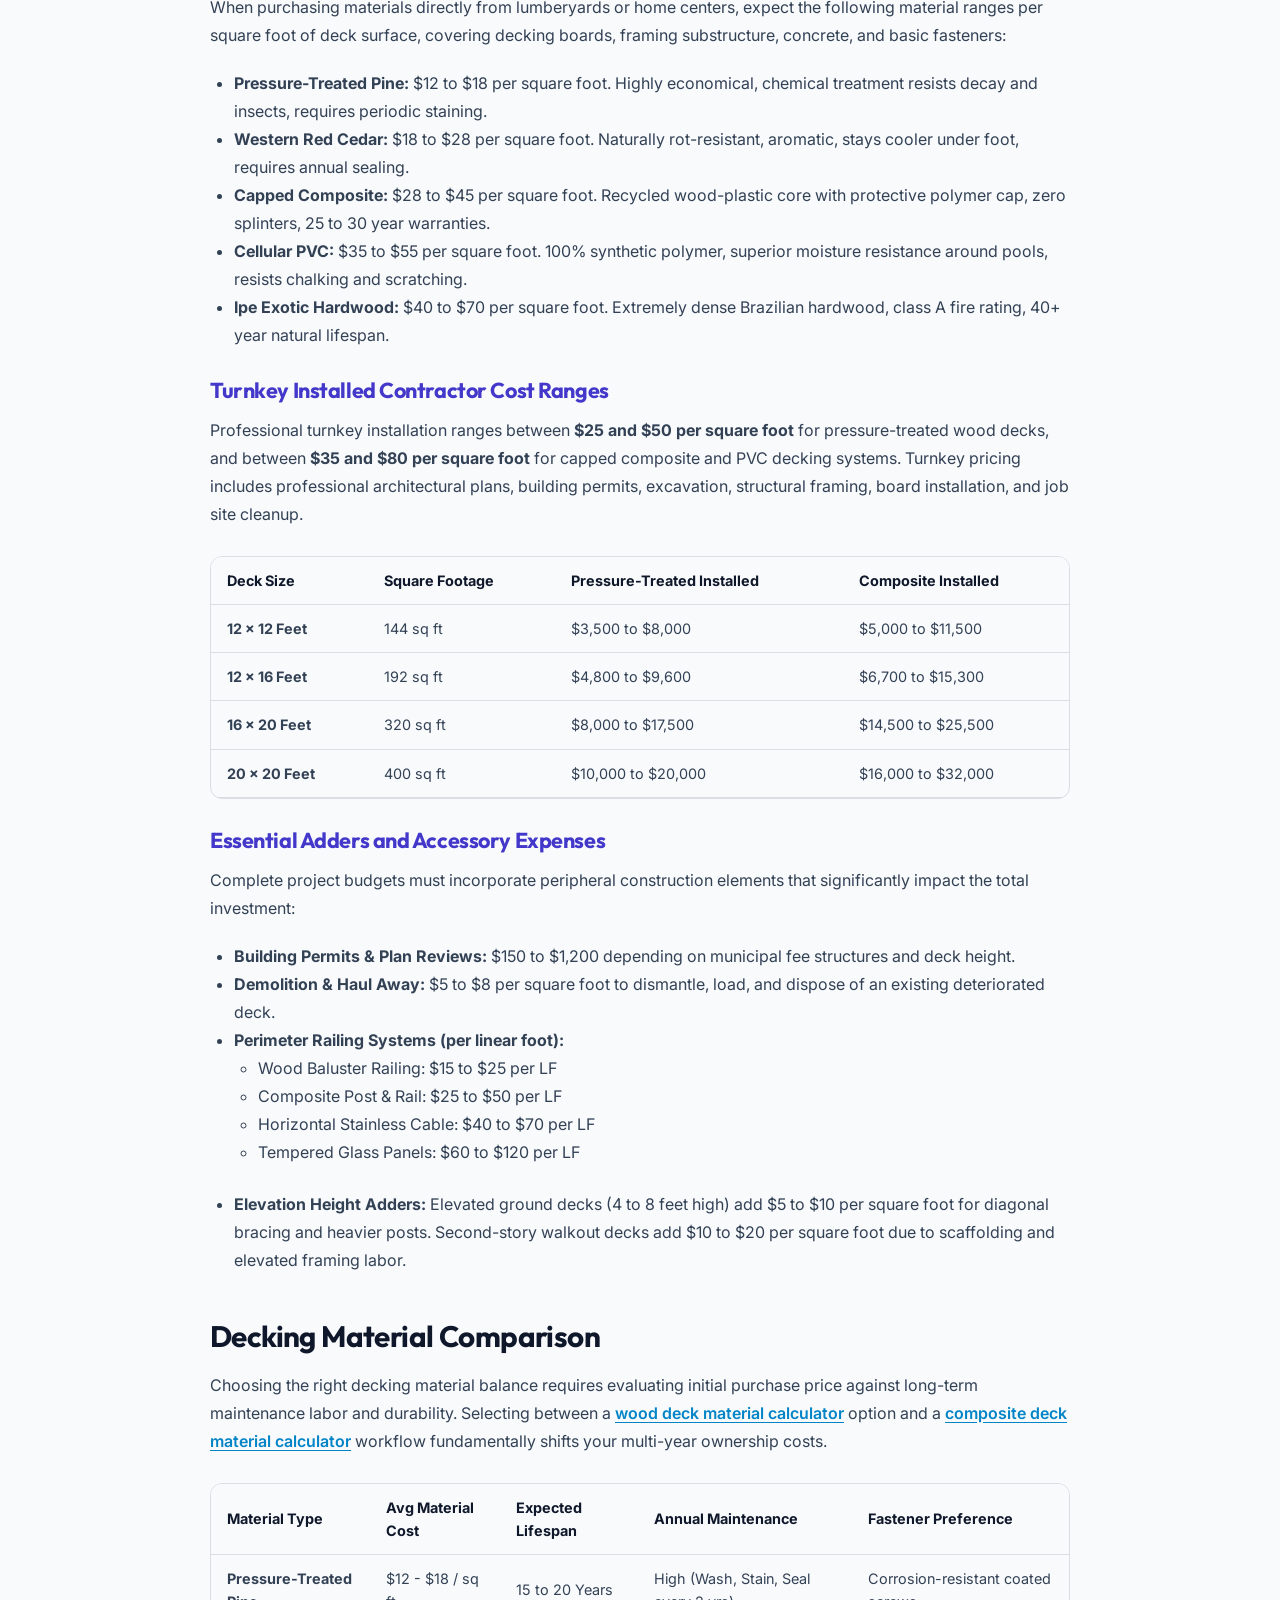
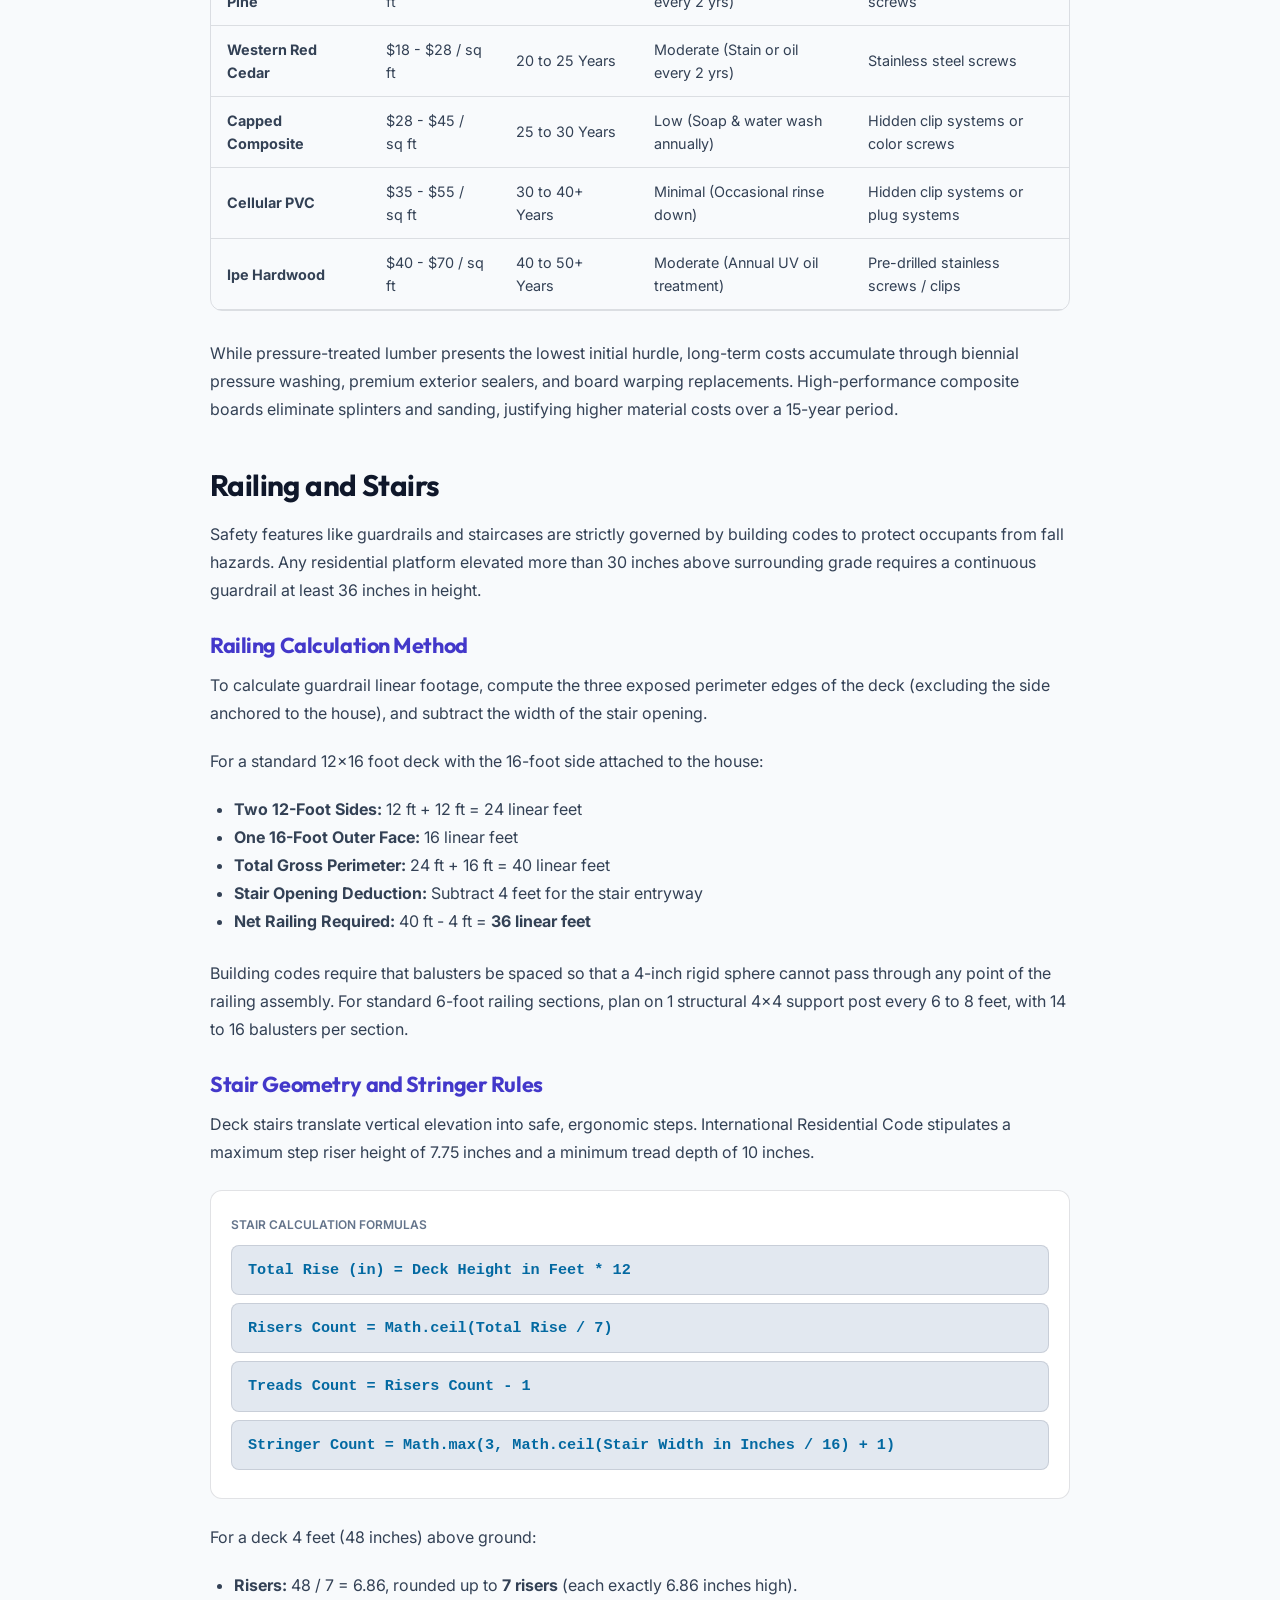
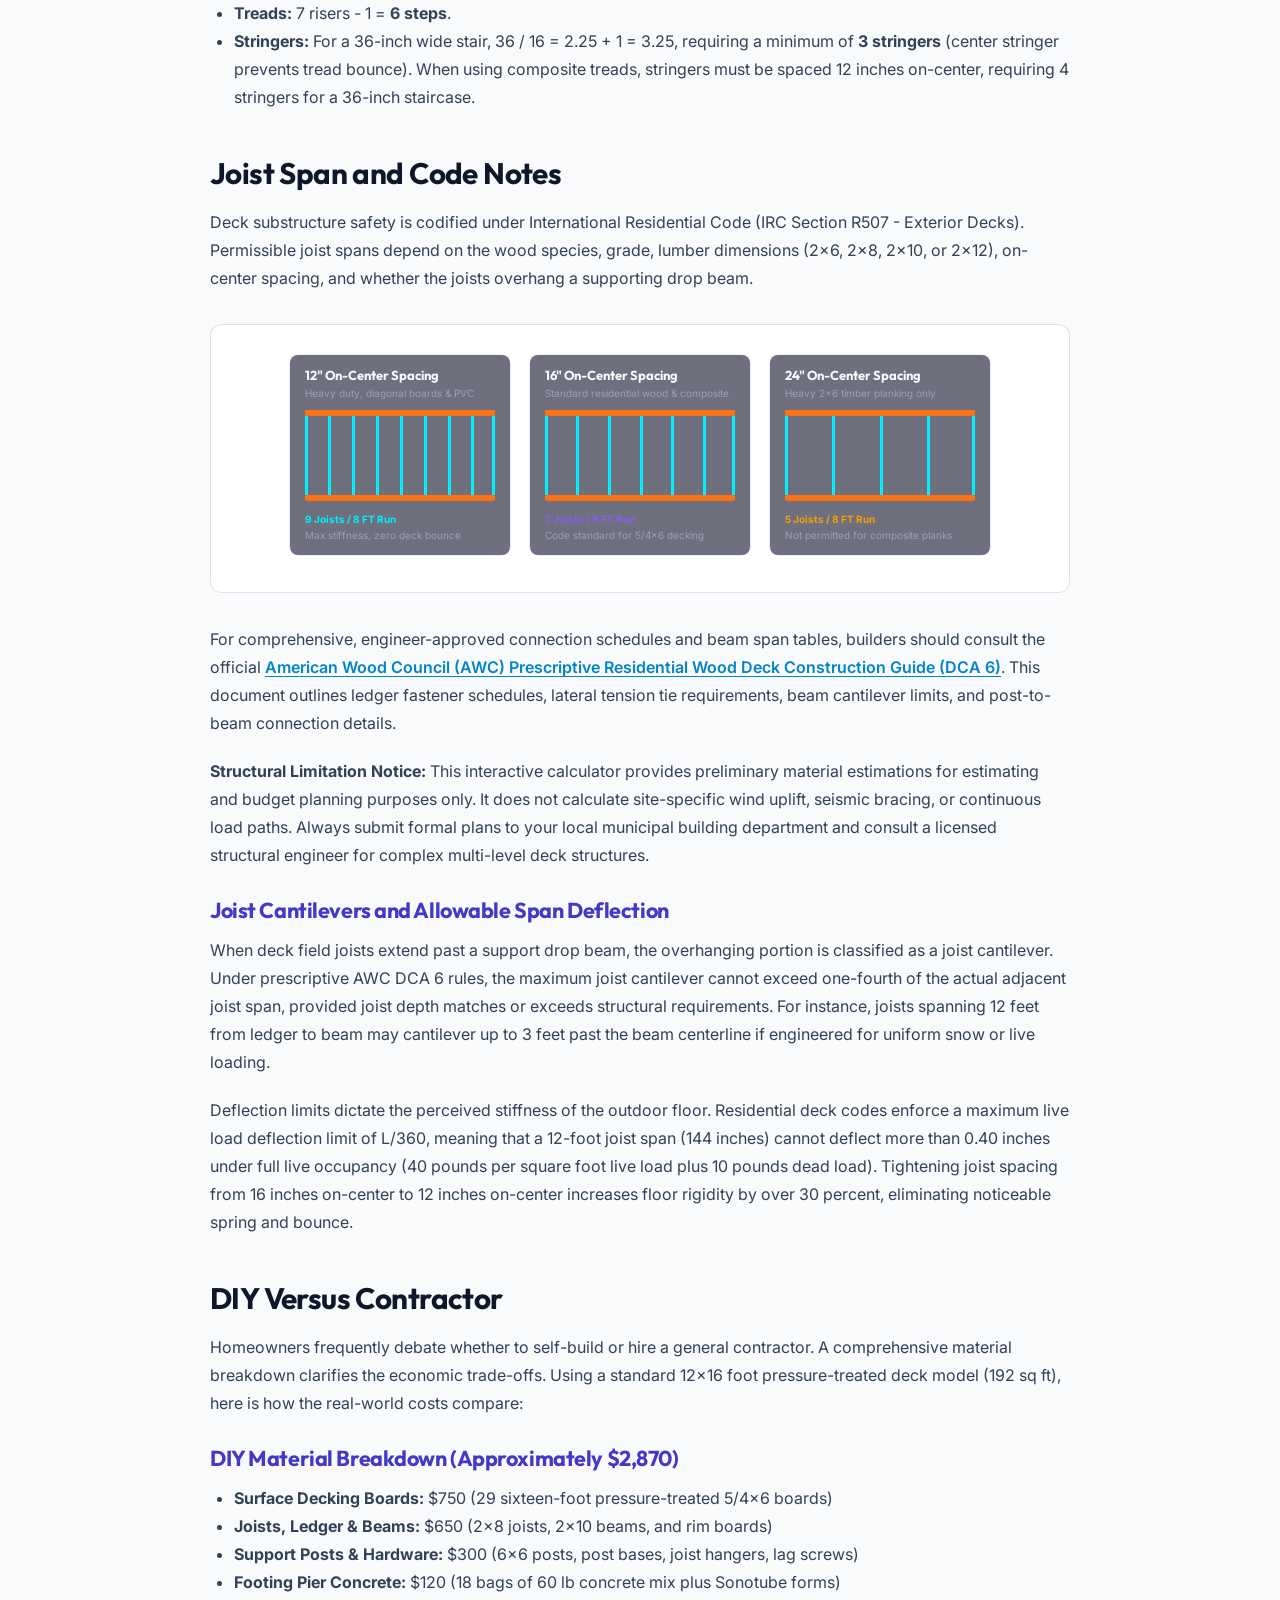
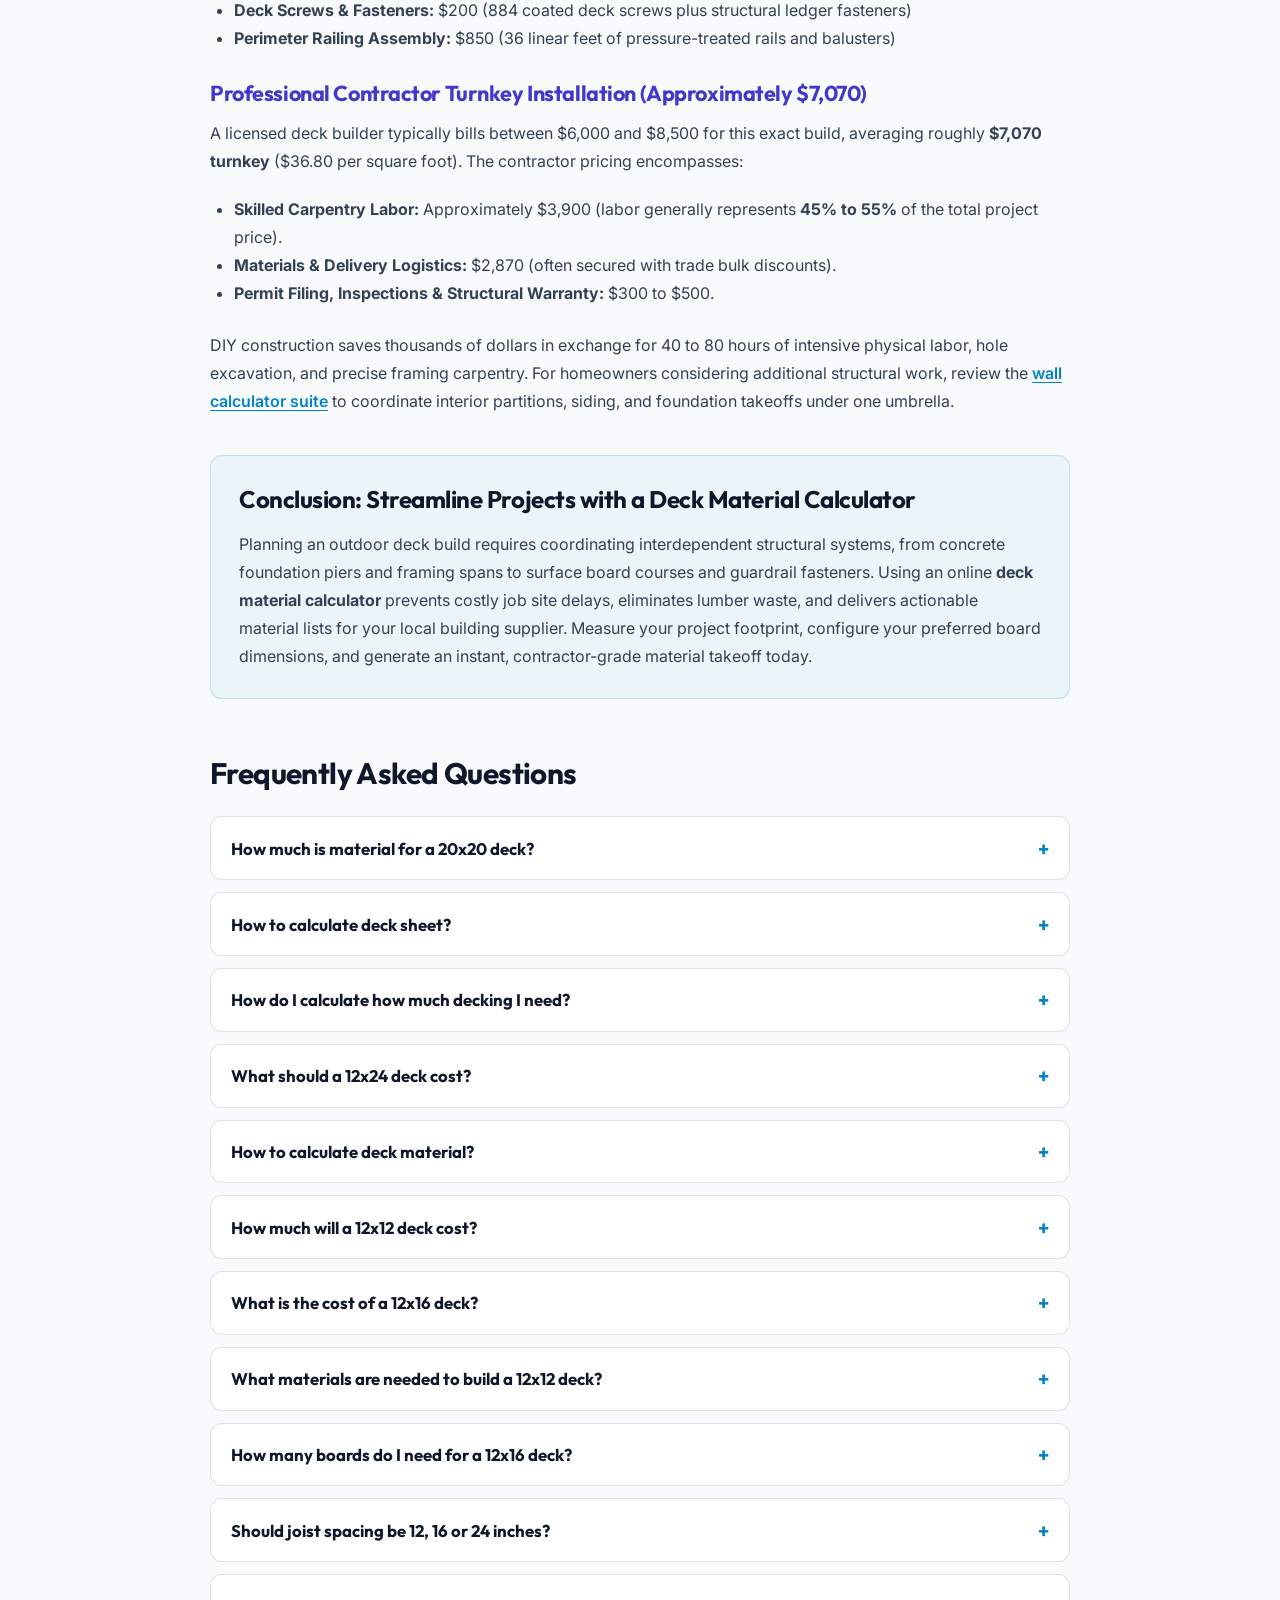
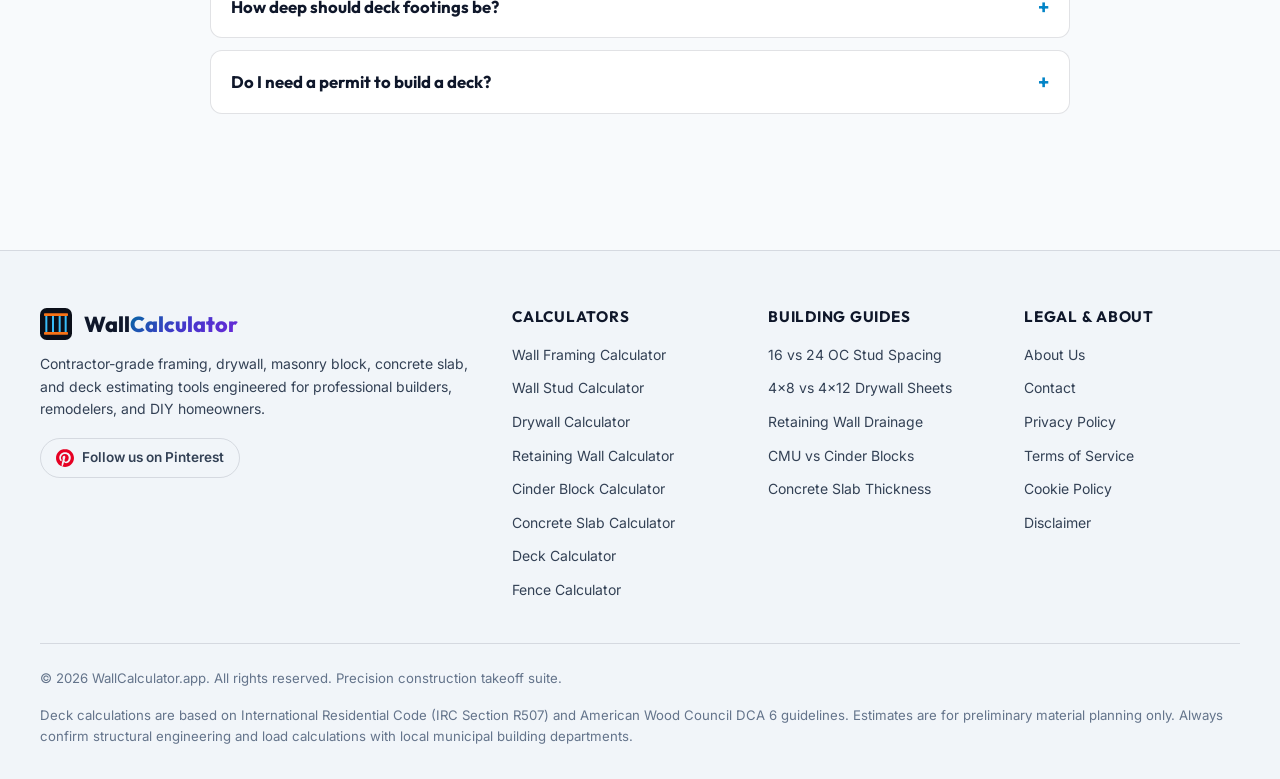
<file: deck-calculator.html>
<!DOCTYPE html>
<html lang="en" data-theme="light">
<head>
  <script>
    (function() {
      try {
        var saved = localStorage.getItem('theme');
        if (saved) document.documentElement.setAttribute('data-theme', saved);
      } catch (e) {}
    })();
  </script>
  <meta charset="UTF-8">
  <meta name="viewport" content="width=device-width, initial-scale=1.0">
  <meta http-equiv="X-UA-Compatible" content="IE=edge">
  <meta name="google-site-verification" content="uwycXcCau8QxGhGAJXw8MdhRhaqfwocgm-C9AI3S3YY" />

  <!-- Primary Meta Tags -->
  <title>Deck Material Calculator - Boards, Joists, Footings & Cost</title>
  <meta name="description" content="Count boards, joists, posts and footing concrete bags with this interactive deck material calculator, plus railing, stairs and 2026 material cost ranges.">
  <meta name="keywords" content="deck material calculator, free deck calculator, deck lumber calculator, wood deck material calculator, composite deck material calculator, deck material calculator square feet">
  <link rel="canonical" href="https://wallcalculator.app/deck-calculator">

  <!-- Open Graph / Facebook -->
  <meta property="og:type" content="website">
  <meta property="og:url" content="https://wallcalculator.app/deck-calculator">
  <meta property="og:title" content="Deck Material Calculator - Boards, Joists, Footings & Cost">
  <meta property="og:description" content="Count boards, joists, posts and footing concrete bags with this free deck material calculator, plus railing, stairs and 2026 material cost ranges.">
  <meta property="og:image" content="https://wallcalculator.app/og-image.jpg">

  <!-- Twitter -->
  <meta name="twitter:card" content="summary_large_image">
  <meta name="twitter:url" content="https://wallcalculator.app/deck-calculator">
  <meta name="twitter:title" content="Deck Material Calculator - Boards, Joists, Footings & Cost">
  <meta name="twitter:description" content="Count boards, joists, posts and footing concrete bags with this free deck material calculator, plus railing, stairs and 2026 material cost ranges.">
  <meta name="twitter:image" content="https://wallcalculator.app/og-image.jpg">

  <!-- Favicon -->
  <link rel="icon" type="image/svg+xml" href="/favicon.svg">
  <link rel="apple-touch-icon" href="/favicon.svg">

  <!-- Google Fonts -->
  <link rel="preconnect" href="https://fonts.googleapis.com">
  <link rel="preconnect" href="https://fonts.gstatic.com" crossorigin>
  <link rel="preload" as="style" href="https://fonts.googleapis.com/css2?family=Inter:wght@400;500;600;700&family=Outfit:wght@500;600;700;800&display=swap">
  <link rel="stylesheet" href="https://fonts.googleapis.com/css2?family=Inter:wght@400;500;600;700&family=Outfit:wght@500;600;700;800&display=swap" media="print" onload="this.media='all'">
  <noscript><link rel="stylesheet" href="https://fonts.googleapis.com/css2?family=Inter:wght@400;500;600;700&family=Outfit:wght@500;600;700;800&display=swap"></noscript>

  <!-- AI Agent Discovery -->
  <link rel="alternate" type="application/json" href="/.well-known/ai-catalog.json" title="AI Agent Catalog">

  <!-- JSON-LD: WebApplication -->
  <script type="application/ld+json">
  {
    "@context": "https://schema.org",
    "@type": "WebApplication",
    "name": "Deck Material Calculator",
    "url": "https://wallcalculator.app/deck-calculator",
    "applicationCategory": "BusinessApplication",
    "operatingSystem": "All",
    "description": "Calculate deck boards, framing joists, support beams, footing concrete bags, railing, stairs, and 2026 project material costs.",
    "offers": {
      "@type": "Offer",
      "price": "0",
      "priceCurrency": "USD"
    },
    "featureList": [
      "Deck surface board count and linear footage estimation",
      "Joist framing calculation at 12, 16, and 24 inches on-center",
      "Support post, beam, and footing concrete bag takeoffs",
      "Railing linear feet and stair stringer geometry calculation",
      "Live 2D top-down framing blueprint visualizer",
      "Material split results summary and 2026 cost estimates"
    ]
  }
  </script>

  <!-- JSON-LD: BreadcrumbList -->
  <script type="application/ld+json">
  {
    "@context": "https://schema.org",
    "@type": "BreadcrumbList",
    "itemListElement": [
      {
        "@type": "ListItem",
        "position": 1,
        "name": "Home",
        "item": "https://wallcalculator.app/"
      },
      {
        "@type": "ListItem",
        "position": 2,
        "name": "Deck Material Calculator",
        "item": "https://wallcalculator.app/deck-calculator"
      }
    ]
  }
  </script>

  <!-- JSON-LD: FAQPage -->
  <script type="application/ld+json">
  {
    "@context": "https://schema.org",
    "@type": "FAQPage",
    "mainEntity": [
      {
        "@type": "Question",
        "name": "How much is material for a 20x20 deck?",
        "acceptedAnswer": {
          "@type": "Answer",
          "text": "Materials for a 20x20 foot deck (400 square feet) range from $4,800 to $7,200 for standard pressure-treated wood ($12 to $18 per square foot). Cedar lumber materials cost $7,200 to $11,200, while composite decking materials average $11,200 to $18,000 including framing, fasteners, footings, and railings."
        }
      },
      {
        "@type": "Question",
        "name": "How to calculate deck sheet?",
        "acceptedAnswer": {
          "@type": "Answer",
          "text": "Calculate deck surface boards by dividing the total deck area by the effective board width in feet (nominal board width plus gap). For 5.5-inch boards with a 0.25-inch gap (5.75 inches or 0.4792 feet), multiply deck square footage by 2.087 to get total linear feet, then divide by standard board lengths (12, 16, or 20 feet) and add a 10 percent waste buffer."
        }
      },
      {
        "@type": "Question",
        "name": "How do I calculate how much decking I need?",
        "acceptedAnswer": {
          "@type": "Answer",
          "text": "Determine total deck area by multiplying length by width. Divide the square footage by the coverage width of your selected board plus spacing gap. Convert the result into linear feet of decking, divide by your chosen lumber length, and add 10 percent for trimming, end squaring, and defect cuts."
        }
      },
      {
        "@type": "Question",
        "name": "What should a 12x24 deck cost?",
        "acceptedAnswer": {
          "@type": "Answer",
          "text": "A 12x24 foot deck (288 square feet) costs between $3,450 and $5,200 for DIY pressure-treated materials. Professional turnkey installation ranges from $7,200 to $14,400 for pressure-treated wood ($25 to $50 per square foot) and $10,000 to $23,000 for composite decking ($35 to $80 per square foot)."
        }
      },
      {
        "@type": "Question",
        "name": "How to calculate deck material?",
        "acceptedAnswer": {
          "@type": "Answer",
          "text": "Calculate deck materials across four main systems: foundation (footings and concrete bags), framing (ledger, rim joists, field joists, and support beams), decking surface (linear feet of boards plus fasteners), and accessories (perimeter railing posts, balusters, and stair stringers). Using an interactive deck material calculator simplifies these interconnected calculations instantly."
        }
      },
      {
        "@type": "Question",
        "name": "How much will a 12x12 deck cost?",
        "acceptedAnswer": {
          "@type": "Answer",
          "text": "A 12x12 foot deck (144 square feet) costs roughly $1,750 to $2,600 for DIY pressure-treated lumber and hardware. Turnkey contractor installation runs between $3,500 and $8,000 for pressure-treated wood, or $5,000 to $11,500 for composite decking depending on height, railing choice, and site grading."
        }
      },
      {
        "@type": "Question",
        "name": "What is the cost of a 12x16 deck?",
        "acceptedAnswer": {
          "@type": "Answer",
          "text": "A 12x16 foot deck (192 square feet) costs approximately $2,870 in DIY materials for pressure-treated lumber, framing, fasteners, concrete, and railing. Professional turnkey construction averages $7,070 (ranging from $4,800 to $9,600 for wood, or $6,700 to $15,300 for composite)."
        }
      },
      {
        "@type": "Question",
        "name": "What materials are needed to build a 12x12 deck?",
        "acceptedAnswer": {
          "@type": "Answer",
          "text": "A standard 12x12 foot deck attached to a house requires: 1 ledger board (2x8x12), 1 outer rim joist (2x8x12), 2 side rims (2x8x12), 10 field joists (2x8x12 at 16 inches on-center), 2 beam boards (2x10x12), 3 support posts (4x4 or 6x6), 3 concrete footings with 18 bags of 60 lb concrete, 23 deck boards (5/4x6x16 with 10 percent waste), structural lag screws, joist hangers, and approximately 660 deck screws."
        }
      },
      {
        "@type": "Question",
        "name": "How many boards do I need for a 12x16 deck?",
        "acceptedAnswer": {
          "@type": "Answer",
          "text": "For a 12x16 foot deck (192 square feet) using standard 5.5-inch boards with a 0.25-inch gap running the 12-foot length, you need 401 linear feet of decking. When ordering 16-foot boards, this requires 26 boards before waste and 29 boards with a standard 10 percent waste buffer."
        }
      },
      {
        "@type": "Question",
        "name": "Should joist spacing be 12, 16 or 24 inches?",
        "acceptedAnswer": {
          "@type": "Answer",
          "text": "Use 16 inches on-center for standard perpendicular wood decking and most residential composite planks. Use 12 inches on-center if installing deck boards diagonally (45 degrees), using thinner composite boards, or building for commercial loads. Reserve 24 inches on-center strictly for heavy 2x6 wood decking installed perpendicularly."
        }
      },
      {
        "@type": "Question",
        "name": "How deep should deck footings be?",
        "acceptedAnswer": {
          "@type": "Answer",
          "text": "Deck footings must extend at least 12 inches below the local frost depth established by municipal building codes to prevent frost heave. In warm southern climates, footings are typically 12 to 18 inches deep, while northern regions require depths of 36 to 48 inches or more."
        }
      },
      {
        "@type": "Question",
        "name": "Do I need a permit to build a deck?",
        "acceptedAnswer": {
          "@type": "Answer",
          "text": "Most jurisdictions require a building permit if the deck is attached to the house, exceeds 200 square feet in area, or is elevated more than 30 inches above grade. Freestanding ground-level platforms under 200 square feet and under 30 inches high are frequently exempt, but property setbacks and zoning rules still apply."
        }
      }
    ]
  }
  </script>

  <!-- JSON-LD: Organization -->
  <script type="application/ld+json">
  {
    "@context": "https://schema.org",
    "@type": "Organization",
    "name": "WallCalculator.app",
    "url": "https://wallcalculator.app/",
    "logo": "https://wallcalculator.app/favicon.svg",
    "description": "Contractor-grade framing, drywall, masonry block, concrete slab, and deck material estimating tools."
  }
  </script>

  <style>
:root{--brand-primary:#00F0FF;--brand-accent:#8B5CF6;--gradient-cta:linear-gradient(135deg,#00F0FF 0%,#3B82F6 45%,#8B5CF6 100%);--gradient-text:linear-gradient(135deg,#00F0FF 0%,#818CF8 50%,#C084FC 100%);--bg-body:#060714;--bg-surface:#0A0D22;--bg-card:rgba(14,18,41,0.85);--bg-card-hover:rgba(22,28,62,0.9);--bg-input:#090C1E;--border-color:rgba(139,92,246,0.22);--border-focus:#00F0FF;--text-main:#F8FAFC;--text-muted:#94A3B8;--text-dim:#64748B;--blueprint-grid:rgba(0,240,255,0.08);--shadow-lg:0 16px 40px rgba(0,0,0,0.6),0 0 30px rgba(0,240,255,0.15);--radius-sm:8px;--radius-md:12px;--radius-lg:18px;--radius-full:9999px;--transition:all 0.25s cubic-bezier(0.16,1,0.3,1)}
[data-theme="light"]{--brand-primary:#0284C7;--brand-accent:#7C3AED;--gradient-cta:linear-gradient(135deg,#0284C7 0%,#4F46E5 50%,#7C3AED 100%);--gradient-text:linear-gradient(135deg,#0369A1 0%,#4338CA 50%,#6D28D9 100%);--bg-body:#F8FAFC;--bg-surface:#FFFFFF;--bg-card:#FFFFFF;--bg-card-hover:#F1F5F9;--bg-input:#F8FAFC;--border-color:rgba(15,23,42,0.12);--border-focus:#0284C7;--text-main:#0F172A;--text-muted:#334155;--text-dim:#64748B;--blueprint-grid:rgba(2,132,199,0.08);--shadow-lg:0 12px 32px rgba(15,23,42,0.1)}
html{scroll-behavior:smooth;scroll-padding-top:72px}*,*::before,*::after{box-sizing:border-box;margin:0;padding:0}
body{font-family:'Inter',-apple-system,BlinkMacSystemFont,'Segoe UI',Roboto,sans-serif;background-color:var(--bg-body);color:var(--text-main);line-height:1.6;-webkit-font-smoothing:antialiased;transition:background-color 0.3s ease,color 0.3s ease;overflow-x:hidden}
body::before{content:'';position:absolute;top:-150px;left:20%;width:500px;height:500px;background:radial-gradient(circle,rgba(139,92,246,0.15) 0%,transparent 70%);pointer-events:none;z-index:0}
body::after{content:'';position:absolute;top:300px;right:5%;width:600px;height:600px;background:radial-gradient(circle,rgba(0,240,255,0.1) 0%,transparent 70%);pointer-events:none;z-index:0}
h1,h2,h3,h4{font-family:'Outfit',-apple-system,BlinkMacSystemFont,'Segoe UI',Roboto,sans-serif;font-weight:700;line-height:1.25;letter-spacing:-0.02em}
a{color:inherit;text-decoration:none}
.container{width:100%;max-width:1240px;margin:0 auto;padding:0 1.25rem;position:relative;z-index:1}

/* NAV */
.header-nav{position:sticky;top:0;z-index:100;background:rgba(6,7,20,0.85);backdrop-filter:blur(16px);-webkit-backdrop-filter:blur(16px);border-bottom:1px solid var(--border-color);transition:background 0.3s ease}
[data-theme="light"] .header-nav{background:rgba(255,255,255,0.85)}
.nav-inner{display:flex;align-items:center;justify-content:space-between;height:68px}
.brand-logo{display:flex;align-items:center;gap:0.75rem;font-family:'Outfit',sans-serif;font-size:1.35rem;font-weight:800}
.brand-logo svg{width:32px;height:32px}
.brand-logo span.accent{background:var(--gradient-text);-webkit-background-clip:text;-webkit-text-fill-color:transparent}
.nav-links{display:flex;align-items:center;gap:1.5rem;list-style:none}
.nav-links a{font-size:0.925rem;font-weight:500;color:var(--text-muted);transition:var(--transition);padding:0.4rem 0.6rem;border-radius:var(--radius-sm)}
.nav-links a:hover,.nav-links a.active{color:var(--brand-primary);background:rgba(0,240,255,0.08)}
[data-theme="light"] .nav-links a:hover,[data-theme="light"] .nav-links a.active{color:#0284C7;background:rgba(2,132,199,0.08)}
.nav-actions{display:flex;align-items:center;gap:0.5rem}
.btn-icon{background:var(--bg-card);border:1px solid var(--border-color);color:var(--text-main);width:38px;height:38px;border-radius:var(--radius-md);display:flex;align-items:center;justify-content:center;cursor:pointer;transition:var(--transition);font-size:1.05rem}
.btn-icon:hover{background:var(--bg-card-hover);border-color:var(--brand-primary)}
.mobile-menu-toggle{display:none}
@media (max-width:768px){
  .nav-inner{height:58px}.brand-logo{font-size:1.15rem;gap:0.5rem}.brand-logo svg{width:26px;height:26px}
  .mobile-menu-toggle{display:flex}
  .nav-links{position:fixed;top:58px;left:0;right:0;background:var(--bg-surface);border-bottom:1px solid var(--border-color);box-shadow:var(--shadow-lg);flex-direction:column;align-items:stretch;gap:0.35rem;padding:1rem 1.25rem 1.25rem;display:none;z-index:999}
  .nav-links.mobile-open{display:flex;animation:menuSlideDown 0.22s ease}
  .nav-links a{font-size:0.95rem;padding:0.75rem 0.85rem;display:block;width:100%}
  @keyframes menuSlideDown{from{opacity:0;transform:translateY(-8px)}to{opacity:1;transform:translateY(0)}}
}

/* HERO */
.hero-section{padding:3rem 0 4rem;position:relative;overflow:hidden}
.hero-grid{display:grid;grid-template-columns:1fr 1.35fr;gap:2.5rem;align-items:start}
@media (max-width:992px){.hero-section{padding:1.75rem 0 2.5rem}.hero-grid{grid-template-columns:1fr;gap:1.75rem}}
@media (max-width:640px){.hero-section{padding:1.25rem 0 2rem}}
.badge-pill{display:inline-flex;align-items:center;gap:0.5rem;background:rgba(139,92,246,0.15);color:#C084FC;border:1px solid rgba(139,92,246,0.35);padding:0.35rem 0.85rem;border-radius:var(--radius-full);font-size:0.8rem;font-weight:600;margin-bottom:1.25rem}
[data-theme="light"] .badge-pill{background:rgba(124,58,237,0.08);color:#6D28D9;border-color:rgba(124,58,237,0.28)}
.hero-title{font-size:2.75rem;margin-bottom:1rem}
.hero-title .accent{background:var(--gradient-text);-webkit-background-clip:text;-webkit-text-fill-color:transparent}
.hero-subtitle{font-size:1.05rem;color:var(--text-muted);margin-bottom:1.75rem;line-height:1.65}
.trust-badges{display:flex;flex-direction:column;gap:0.75rem;margin-bottom:2rem}
.trust-item{display:flex;align-items:center;gap:0.6rem;font-size:0.9rem;color:var(--text-muted)}
.trust-item span.icon{font-size:1.15rem}

/* CALCULATOR CARD */
.calc-card{background:var(--bg-card);backdrop-filter:blur(16px);-webkit-backdrop-filter:blur(16px);border:1px solid var(--border-color);border-radius:var(--radius-lg);padding:1.75rem;box-shadow:var(--shadow-lg);position:relative}
.calc-trust-badges{display:flex;align-items:center;gap:0.5rem;margin-bottom:1.15rem;flex-wrap:wrap}
.calc-badge{display:inline-flex;align-items:center;gap:0.35rem;background:rgba(0,240,255,0.08);border:1px solid rgba(0,240,255,0.28);color:var(--brand-primary);padding:0.25rem 0.65rem;border-radius:var(--radius-full);font-size:0.75rem;font-weight:700;letter-spacing:0.02em}
[data-theme="light"] .calc-badge{background:rgba(2,132,199,0.08);border-color:rgba(2,132,199,0.28);color:#0284C7}
.calc-badge-dot{width:6px;height:6px;border-radius:50%;background:#10B981;box-shadow:0 0 6px rgba(16,185,129,0.6)}

.form-row-2{display:grid;grid-template-columns:1fr 1fr;gap:1rem;margin-bottom:1.15rem}
.form-row-3{display:grid;grid-template-columns:repeat(3,1fr);gap:0.85rem;margin-bottom:1.15rem}
@media (max-width:640px){.form-row-2,.form-row-3{grid-template-columns:1fr;gap:0.75rem}}
.form-group{display:flex;flex-direction:column;gap:0.35rem}
.form-label{font-size:0.825rem;font-weight:600;color:var(--text-muted);text-transform:uppercase;letter-spacing:0.05em;display:flex;justify-content:space-between}
.input-with-unit{position:relative;display:flex;align-items:center}
.form-input,.form-select{width:100%;background:var(--bg-input);border:1px solid var(--border-color);color:var(--text-main);font-size:1.05rem;font-weight:600;padding:0.75rem 2.5rem 0.75rem 0.85rem;border-radius:var(--radius-md);outline:none;transition:var(--transition);font-family:inherit}
.form-select{padding-right:1rem;cursor:pointer}
.form-input:focus,.form-select:focus{border-color:var(--border-focus);box-shadow:0 0 0 3px rgba(0,240,255,0.25)}
[data-theme="light"] .form-input:focus,[data-theme="light"] .form-select:focus{box-shadow:0 0 0 3px rgba(2,132,199,0.2)}
.unit-tag{position:absolute;right:0.85rem;font-size:0.825rem;font-weight:700;color:var(--brand-primary);pointer-events:none}
[data-theme="light"] .unit-tag{color:#0284C7}

/* 2D VISUALIZER */
.blueprint-wrapper{background:#04050E;border:1px solid rgba(0,240,255,0.3);border-radius:var(--radius-md);padding:1rem;margin:1.25rem 0;position:relative;overflow:hidden;background-image:linear-gradient(var(--blueprint-grid) 1px,transparent 1px),linear-gradient(90deg,var(--blueprint-grid) 1px,transparent 1px);background-size:20px 20px;box-shadow:inset 0 0 20px rgba(0,240,255,0.05)}
.blueprint-header{display:flex;justify-content:space-between;align-items:center;margin-bottom:0.5rem;font-size:0.75rem;font-weight:700;text-transform:uppercase;color:#00F0FF;letter-spacing:0.08em}
[data-theme="light"] .blueprint-header{color:#0284C7}
#blueprintSvg{width:100%;height:180px;display:block;overflow:visible}
.blueprint-legend{display:flex;gap:1rem;margin-top:0.5rem;font-size:0.725rem;color:var(--text-muted);flex-wrap:wrap}
.legend-item{display:flex;align-items:center;gap:0.35rem}
.legend-color{width:10px;height:10px;border-radius:2px}

/* RESULTS DASHBOARD */
.results-section{border-top:1px solid var(--border-color);padding-top:1.5rem;margin-top:1.25rem}
.results-title{font-size:1.05rem;font-weight:700;margin-bottom:1rem;display:flex;align-items:center;justify-content:space-between}
.results-grid{display:grid;grid-template-columns:repeat(3,1fr);gap:0.75rem;margin-bottom:1.25rem}
@media (max-width:680px){.results-grid{grid-template-columns:repeat(2,1fr);gap:0.5rem}}
.takeoff-card{background:var(--bg-surface);border:1px solid var(--border-color);padding:0.85rem;border-radius:var(--radius-md);display:flex;flex-direction:column}
.takeoff-card.highlight{border-color:var(--brand-primary);background:rgba(0,240,255,0.08)}
[data-theme="light"] .takeoff-card.highlight{background:rgba(2,132,199,0.06);border-color:#0284C7}
.takeoff-card.accent{border-color:var(--brand-accent);background:rgba(139,92,246,0.08)}
[data-theme="light"] .takeoff-card.accent{background:rgba(124,58,237,0.06);border-color:#7C3AED}
.takeoff-label{font-size:0.75rem;font-weight:600;color:var(--text-dim);text-transform:uppercase}
.takeoff-val{font-family:'Outfit',sans-serif;font-size:1.65rem;font-weight:800;color:var(--text-main);margin:0.2rem 0}
.takeoff-sub{font-size:0.72rem;color:var(--text-muted)}

/* COST BOX */
.cost-estimation-box{background:var(--bg-surface);border:1px solid var(--border-color);border-radius:var(--radius-md);padding:1rem;margin-bottom:1.25rem;display:flex;justify-content:space-between;align-items:center;flex-wrap:wrap;gap:0.75rem}
[data-theme="light"] .cost-estimation-box{background:#FFFFFF}
.cost-total-display{display:flex;flex-direction:column}
.cost-total-display .label{font-size:0.75rem;font-weight:700;text-transform:uppercase;color:var(--brand-accent)}
[data-theme="light"] .cost-total-display .label{color:#6D28D9}
.cost-total-display .number{font-family:'Outfit',sans-serif;font-size:1.75rem;font-weight:800;color:var(--brand-primary)}
[data-theme="light"] .cost-total-display .number{color:#0284C7}
.btn-toggle-costs{font-size:0.8rem;color:var(--text-muted);background:transparent;border:1px solid var(--border-color);padding:0.35rem 0.75rem;border-radius:var(--radius-sm);cursor:pointer;transition:var(--transition)}
.btn-toggle-costs:hover{color:var(--brand-primary);border-color:var(--brand-primary)}
.cost-breakdown-details{display:none;width:100%;padding-top:0.85rem;margin-top:0.85rem;border-top:1px dashed var(--border-color)}
.cost-breakdown-details.open{display:block}
.cost-table{width:100%;font-size:0.825rem;border-collapse:collapse}
.cost-table td{padding:0.4rem 0.2rem;color:var(--text-muted)}
.cost-table td.cost-num{text-align:right;font-weight:600;color:var(--text-main)}

/* ACTION BUTTONS */
.action-buttons{display:grid;grid-template-columns:1fr 1fr;gap:0.75rem;margin-bottom:1.25rem}
.btn-primary{background:var(--gradient-cta);color:#FFFFFF;border:none;font-family:'Outfit',sans-serif;font-size:0.95rem;font-weight:700;padding:0.85rem 1.25rem;border-radius:var(--radius-md);cursor:pointer;display:flex;align-items:center;justify-content:center;gap:0.5rem;transition:var(--transition);box-shadow:0 4px 20px rgba(0,240,255,0.3)}
.btn-primary:hover{transform:translateY(-2px);box-shadow:0 6px 24px rgba(0,240,255,0.45)}
.btn-secondary{background:rgba(255,255,255,0.05);color:var(--text-main);border:1px solid var(--border-color);font-family:'Outfit',sans-serif;font-size:0.95rem;font-weight:700;padding:0.85rem 1.25rem;border-radius:var(--radius-md);cursor:pointer;display:flex;align-items:center;justify-content:center;gap:0.5rem;transition:var(--transition)}
.btn-secondary:hover{background:rgba(255,255,255,0.1);border-color:var(--brand-primary)}
[data-theme="light"] .btn-secondary{background:#FFFFFF;border-color:rgba(15,23,42,0.15)}

/* RESULTS DISCLAIMER NOTE */
.results-note{font-size:0.8rem;color:var(--text-dim);line-height:1.5;background:rgba(139,92,246,0.06);border:1px solid var(--border-color);padding:0.75rem 1rem;border-radius:var(--radius-md);margin-bottom:1.25rem}

/* VISUAL RESULTS SUMMARY PANEL */
.visual-summary-panel{background:var(--bg-surface);border:1px solid var(--border-color);border-radius:var(--radius-md);padding:1.15rem;margin-top:1.25rem}
[data-theme="light"] .visual-summary-panel{background:#FFFFFF}
.summary-title{font-size:0.85rem;font-weight:700;text-transform:uppercase;letter-spacing:0.05em;color:var(--brand-primary);margin-bottom:0.75rem;display:flex;align-items:center;justify-content:space-between}
[data-theme="light"] .summary-title{color:#0284C7}
.split-bar-container{margin-bottom:1rem}
.split-bar{height:16px;border-radius:var(--radius-full);overflow:hidden;display:flex;background:var(--bg-input);border:1px solid var(--border-color)}
.split-seg-decking{background:#00F0FF;height:100%;transition:width 0.3s ease}
.split-seg-framing{background:#8B5CF6;height:100%;transition:width 0.3s ease}
.split-seg-concrete{background:#F59E0B;height:100%;transition:width 0.3s ease}
.split-legend{display:flex;justify-content:space-between;margin-top:0.4rem;font-size:0.75rem;color:var(--text-muted);flex-wrap:wrap;gap:0.5rem}
.summary-callouts{display:grid;grid-template-columns:repeat(3,1fr);gap:0.75rem;margin-top:0.75rem;padding-top:0.75rem;border-top:1px dashed var(--border-color)}
@media (max-width:540px){.summary-callouts{grid-template-columns:1fr}}
.callout-item{display:flex;flex-direction:column;align-items:center;text-align:center;padding:0.4rem;background:var(--bg-input);border-radius:var(--radius-sm);border:1px solid var(--border-color)}
.callout-val{font-family:'Outfit',sans-serif;font-size:1.15rem;font-weight:800;color:var(--brand-primary)}
[data-theme="light"] .callout-val{color:#0284C7}
.callout-lbl{font-size:0.7rem;color:var(--text-dim);text-transform:uppercase;font-weight:600}

/* HERO TOC */
.hero-toc-card{background:var(--bg-card);border:1px solid var(--border-color);border-radius:var(--radius-lg);padding:1.15rem 1.25rem;backdrop-filter:blur(14px);-webkit-backdrop-filter:blur(14px);box-shadow:var(--shadow-lg);margin-top:1.25rem;transition:var(--transition)}
[data-theme="light"] .hero-toc-card{background:#FFFFFF;border-color:rgba(15,23,42,0.12);box-shadow:0 4px 16px rgba(15,23,42,0.06)}
.hero-toc-header{display:flex;align-items:center;justify-content:space-between;margin-bottom:0.75rem;padding-bottom:0.6rem;border-bottom:1px solid var(--border-color)}
.hero-toc-title{display:flex;align-items:center;gap:0.45rem;font-family:'Outfit',sans-serif;font-size:0.825rem;font-weight:700;text-transform:uppercase;letter-spacing:0.08em;color:var(--brand-primary)}
[data-theme="light"] .hero-toc-title{color:#0284C7}
.hero-toc-badge{font-size:0.7rem;font-weight:600;color:var(--text-dim);background:var(--bg-input);padding:0.15rem 0.5rem;border-radius:var(--radius-full);border:1px solid var(--border-color)}
.hero-toc-nav{display:flex;flex-direction:column;gap:0.25rem}
.hero-toc-link{display:flex;align-items:center;gap:0.5rem;font-size:0.825rem;font-weight:500;color:var(--text-muted);padding:0.35rem 0.55rem;border-radius:var(--radius-sm);transition:var(--transition);text-decoration:none}
.hero-toc-link:hover{color:var(--brand-primary);background:rgba(0,240,255,0.08);transform:translateX(3px)}
[data-theme="light"] .hero-toc-link:hover{color:#0284C7;background:rgba(2,132,199,0.08)}
.hero-toc-bullet{width:6px;height:6px;border-radius:50%;background:var(--brand-accent);flex-shrink:0}
.hero-toc-toggle{display:none;width:100%;align-items:center;justify-content:space-between;background:none;border:none;padding:0;cursor:pointer;color:inherit;font:inherit}
@media (max-width:768px){
  .hero-toc-header{display:none}
  .hero-toc-toggle{display:flex;font-weight:700;font-size:0.85rem;color:var(--brand-primary);padding:0.25rem 0}
  .hero-toc-nav{display:none;margin-top:0.75rem;padding-top:0.75rem;border-top:1px solid var(--border-color)}
  .hero-toc-card.open .hero-toc-nav{display:flex}
}

/* SUITE SECTION */
.suite-section{padding:4rem 0;background:rgba(6,7,20,0.6);border-top:1px solid var(--border-color);border-bottom:1px solid var(--border-color)}
[data-theme="light"] .suite-section{background:#F8FAFC;border-color:rgba(15,23,42,0.08)}
.section-head{text-align:center;max-width:650px;margin:0 auto 2.5rem}
.section-eyebrow{font-size:0.8rem;font-weight:700;text-transform:uppercase;letter-spacing:0.1em;color:var(--brand-primary);margin-bottom:0.5rem;display:inline-block}
[data-theme="light"] .section-eyebrow{color:#0284C7}
.section-title{font-size:2rem;margin-bottom:0.75rem}
.section-subtitle{font-size:0.95rem;color:var(--text-muted)}
.tools-grid{display:grid;grid-template-columns:repeat(auto-fit,minmax(280px,1fr));gap:1.25rem}
.tool-card{background:var(--bg-card);border:1px solid var(--border-color);border-radius:var(--radius-lg);padding:1.5rem;display:flex;flex-direction:column;transition:var(--transition);text-decoration:none}
[data-theme="light"] .tool-card{background:#FFFFFF;border-color:rgba(15,23,42,0.12)}
.tool-card:hover{transform:translateY(-4px);border-color:var(--brand-primary);box-shadow:0 8px 30px rgba(0,0,0,0.4)}
.tool-card-icon{width:44px;height:44px;border-radius:var(--radius-md);background:rgba(0,240,255,0.1);color:var(--brand-primary);display:flex;align-items:center;justify-content:center;margin-bottom:1.15rem}
[data-theme="light"] .tool-card-icon{background:rgba(2,132,199,0.1);color:#0284C7}
.tool-card-icon svg{width:24px;height:24px}
.tool-card-title{font-size:1.15rem;margin-bottom:0.5rem;color:var(--text-main)}
.tool-card-desc{font-size:0.875rem;color:var(--text-muted);margin-bottom:1.25rem;flex-grow:1}
.tool-card-link{font-size:0.85rem;font-weight:700;color:var(--brand-primary);display:flex;align-items:center;gap:0.35rem}
[data-theme="light"] .tool-card-link{color:#0284C7}

/* ARTICLE PROSE */
.article-section{padding:4.5rem 0}
.prose-content{max-width:860px;margin:0 auto}
.aeo-direct-box{background:rgba(139,92,246,0.1);border-left:4px solid var(--brand-primary);border-radius:0 var(--radius-md) var(--radius-md) 0;padding:1.35rem;margin-bottom:2.5rem;border-top:1px solid var(--border-color);border-right:1px solid var(--border-color);border-bottom:1px solid var(--border-color)}
[data-theme="light"] .aeo-direct-box{background:rgba(2,132,199,0.05);border-left-color:#0284C7}
.aeo-title{font-size:1.05rem;font-weight:700;color:var(--brand-primary);display:flex;align-items:center;gap:0.5rem;margin-bottom:0.5rem}
[data-theme="light"] .aeo-title{color:#0284C7}
.aeo-text{font-size:0.95rem;line-height:1.7}
.prose-content h2{font-size:1.85rem;margin:2.75rem 0 1rem;color:var(--text-main)}
.prose-content h3{font-size:1.35rem;margin:1.75rem 0 0.75rem;color:#C084FC}
[data-theme="light"] .prose-content h3{color:#4338CA}
.prose-content p{color:var(--text-muted);font-size:1rem;line-height:1.75;margin-bottom:1.25rem}
.prose-content a{color:#00F0FF;text-decoration:underline;text-underline-offset:3px;font-weight:600}
[data-theme="light"] .prose-content a{color:#0284C7}
.prose-content ul,.prose-content ol{color:var(--text-muted);padding-left:1.5rem;margin-bottom:1.5rem;line-height:1.75}
.formula-card{background:var(--bg-card);border:1px solid var(--border-color);border-radius:var(--radius-md);padding:1.25rem;margin:1.5rem 0}
.formula-code{background:var(--bg-input);padding:0.75rem 1rem;border-radius:var(--radius-sm);font-family:'Courier New',monospace;font-size:0.95rem;color:var(--brand-primary);font-weight:700;display:block;margin:0.5rem 0;border:1px solid var(--border-color);overflow-x:auto}
[data-theme="light"] .formula-code{color:#0369A1;background:#E2E8F0}
.data-table-wrapper{overflow-x:auto;margin:1.75rem 0;border:1px solid var(--border-color);border-radius:var(--radius-md)}
.data-table{width:100%;border-collapse:collapse;font-size:0.9rem}
.data-table th,.data-table td{padding:0.75rem 1rem;text-align:left;border-bottom:1px solid var(--border-color)}
.data-table th{background:var(--bg-input);color:var(--text-main);font-weight:700}
.data-table td{color:var(--text-muted)}
.conclusion-box{background:rgba(0,240,255,0.05);border:1px solid rgba(0,240,255,0.25);border-radius:var(--radius-md);padding:1.75rem;margin:2.5rem 0}
[data-theme="light"] .conclusion-box{background:rgba(2,132,199,0.05);border-color:rgba(2,132,199,0.2)}

/* FAQ ACCORDION */
.faq-list{display:flex;flex-direction:column;gap:0.75rem;margin-top:1.5rem}
.faq-item{background:var(--bg-card);border:1px solid var(--border-color);border-radius:var(--radius-md);overflow:hidden;transition:var(--transition)}
.faq-question{width:100%;background:transparent;border:none;padding:1.15rem 1.25rem;text-align:left;font-family:'Outfit',sans-serif;font-size:1.05rem;font-weight:700;color:var(--text-main);cursor:pointer;display:flex;justify-content:space-between;align-items:center}
.faq-icon{font-size:1.25rem;color:var(--brand-primary);transition:transform 0.2s ease}
[data-theme="light"] .faq-icon{color:#0284C7}
.faq-item.open .faq-icon{transform:rotate(45deg)}
.faq-answer{max-height:0;overflow:hidden;transition:max-height 0.3s cubic-bezier(0.16,1,0.3,1);background:var(--bg-input)}
.faq-answer p{padding:1.25rem 1.5rem;margin:0;font-size:0.975rem;line-height:1.7;color:var(--text-muted)}

/* STATIC SVG DIAGRAM */
.diagram-container{margin:2rem 0;border:1px solid var(--border-color);border-radius:var(--radius-md);background:var(--bg-surface);padding:1.25rem;overflow-x:auto}
[data-theme="light"] .diagram-container{background:#FFFFFF}

/* FOOTER */
.site-footer{background:#04050D;border-top:1px solid var(--border-color);padding:3.5rem 0 2rem;margin-top:4rem}
[data-theme="light"] .site-footer{background:#F1F5F9;border-top-color:rgba(15,23,42,0.12)}
.footer-grid{display:grid;grid-template-columns:2fr repeat(3,1fr);gap:2.5rem;margin-bottom:2.5rem}
@media (max-width:850px){.footer-grid{grid-template-columns:1fr 1fr;gap:2rem}}
@media (max-width:520px){.footer-grid{grid-template-columns:1fr;gap:1.5rem}}
.footer-brand p{font-size:0.875rem;color:var(--text-muted);margin-top:0.75rem;line-height:1.6}.site-footer .footer-social{display:flex;gap:.75rem;margin-top:1.1rem}.site-footer .footer-social a{display:inline-flex;align-items:center;gap:.5rem;padding:.5rem .95rem;border:1px solid var(--border-color);border-radius:var(--radius-full);font-size:.85rem;font-weight:600;color:var(--text-muted);transition:var(--transition);text-decoration:none}.site-footer .footer-social a svg{width:18px;height:18px;flex-shrink:0}.site-footer .footer-social a:hover{color:#E60023;border-color:rgba(230,0,35,.55);transform:translateY(-1px)}
.footer-col h4{font-size:0.95rem;text-transform:uppercase;letter-spacing:0.05em;color:var(--text-main);margin-bottom:1rem}
.footer-col ul{list-style:none;display:flex;flex-direction:column;gap:0.5rem;padding:0;margin:0}
.footer-col a{font-size:0.875rem;color:var(--text-muted);transition:var(--transition);text-decoration:none}
.footer-col a:hover{color:var(--brand-primary)}
.footer-bottom{border-top:1px solid var(--border-color);padding-top:1.5rem;display:flex;justify-content:space-between;align-items:center;flex-wrap:wrap;gap:1rem;font-size:0.825rem;color:var(--text-dim)}

/* BACK TO TOP */
.back-to-top{position:fixed;bottom:1.5rem;right:1.5rem;width:44px;height:44px;border-radius:var(--radius-md);background:var(--bg-card);color:var(--brand-primary);border:1px solid var(--border-color);box-shadow:0 4px 16px rgba(0,0,0,0.4),0 0 10px rgba(0,240,255,0.15);display:flex;align-items:center;justify-content:center;cursor:pointer;z-index:90;opacity:0;visibility:hidden;transform:translateY(12px);transition:opacity 0.25s ease,visibility 0.25s ease,transform 0.25s ease;backdrop-filter:blur(12px);-webkit-backdrop-filter:blur(12px)}
.back-to-top.visible{opacity:1;visibility:visible;transform:translateY(0)}
.back-to-top:hover{background:var(--bg-card-hover);border-color:var(--brand-primary);color:#FFFFFF;transform:translateY(-2px)}
.back-to-top:focus-visible{outline:2px solid var(--brand-primary);outline-offset:3px}
[data-theme="light"] .back-to-top{background:#FFFFFF;color:#0284C7;border-color:rgba(15,23,42,0.15);box-shadow:0 4px 12px rgba(15,23,42,0.1)}
[data-theme="light"] .back-to-top:hover{background:#F8FAFC;border-color:#0284C7;color:#0369A1}
@media (max-width:640px){.back-to-top{bottom:1.15rem;right:1.15rem;width:40px;height:40px}}
@media print{.back-to-top{display:none !important}}
  .crumbs{padding:1rem 0 0;font-size:0.825rem;color:var(--text-dim)}
.crumbs a{color:var(--text-muted);text-decoration:none}
.crumbs a:hover{color:var(--brand-primary);text-decoration:underline}
.crumbs-sep{margin:0 0.45rem;color:var(--text-dim)}
.crumbs-current{color:var(--text-muted);font-weight:600}
</style>
</head>
<body>

  <!-- ==========================================================================
       ZONE 1: HEADER NAVIGATION (UNIFIED)
       ========================================================================== -->
  <header class="header-nav">
    <div class="container">
      <nav class="nav-inner" aria-label="Main Navigation">
        <a href="/" class="brand-logo" aria-label="WallCalculator.app Home">
          <svg viewBox="0 0 48 48" width="32" height="32" fill="none">
            <rect width="48" height="48" rx="10" fill="#0B0F19"/>
            <rect x="6" y="8" width="36" height="4" rx="1" fill="#F97316"/>
            <rect x="6" y="36" width="36" height="4" rx="1" fill="#F97316"/>
            <rect x="8" y="12" width="3" height="24" fill="#38BDF8"/>
            <rect x="18" y="12" width="3" height="24" fill="#38BDF8"/>
            <rect x="28" y="12" width="3" height="24" fill="#38BDF8"/>
            <rect x="37" y="12" width="3" height="24" fill="#38BDF8"/>
          </svg>
          <span>Wall<span class="accent">Calculator</span></span>
        </a>

        <ul class="nav-links" role="list">
          <li><a href="/" class="active" aria-current="page">Wall Estimator</a></li>
          <li><a href="/wall-stud-calculator">Stud Calculator</a></li>
          <li><a href="/drywall-calculator">Drywall Sheets</a></li>
          <li><a href="/retaining-wall-calculator">Retaining Wall</a></li>
          <li><a href="/cinder-block-calculator">Cinder Block</a></li>
          <li><a href="/about">About Us</a></li>
          <li><a href="/contact">Contact</a></li>
        </ul>

        <div class="nav-actions">
          <button class="btn-icon" id="theme-toggle-btn" aria-label="Toggle Dark/Light Mode" title="Toggle Theme">
            🌓
          </button>
          <button class="btn-icon mobile-menu-toggle" id="mobile-menu-btn" aria-label="Toggle Menu" title="Open Navigation Menu" aria-expanded="false">
            <span class="hamburger-icon">☰</span>
          </button>
        </div>
      </nav>
    </div>
  </header>

  <!-- ==========================================================================
       ZONE 2: HERO & INTERACTIVE DECK CALCULATOR
       ========================================================================== -->
  <main>
        <!-- Breadcrumb trail (matches BreadcrumbList schema) -->
    <nav class="crumbs" aria-label="Breadcrumb">
      <div class="container">
        <a href="/">Home</a>
        <span class="crumbs-sep" aria-hidden="true">/</span>
        <span class="crumbs-current" aria-current="page">Deck Material Calculator</span>
      </div>
    </nav>

<section class="hero-section">
      <div class="container">
        <div class="hero-grid">
          <!-- Left Column: Copy & Trust & TOC -->
          <div class="hero-copy">
            <div class="badge-pill">
              <svg width="14" height="14" viewBox="0 0 24 24" fill="none" stroke="currentColor" stroke-width="2.5">
                <path d="M12 22s8-4 8-10V5l-8-3-8 3v7c0 6 8 10 8 10z"/>
              </svg>
              <span>IRC Building Code R507 Compliant Framing &amp; Takeoffs</span>
            </div>

            <h1 class="hero-title">
              <span class="accent">Deck Material Calculator</span>: Boards, Framing, Footings and Cost in One Takeoff
            </h1>

            <p class="hero-subtitle">
              Framing errors, over-ordering expensive composite planks, and underestimating concrete footings can quickly derail outdoor living budgets. Whether building a freestanding patio deck or a ledger-attached residential platform, this interactive deck material calculator determines exact surface boards, field joists, support beams, post footings, fasteners, and complete 2026 cost ranges with real-time framing blueprints.
            </p>

            <div class="trust-badges">
              <div class="trust-item">
                <span class="icon">&#10003;</span>
                <span><strong>IRC R507 Prescriptive Rules:</strong> Standard joist spacing for 12, 16, and 24 inches on-center.</span>
              </div>
              <div class="trust-item">
                <span class="icon">&#10003;</span>
                <span><strong>Complete Hardware Takeoff:</strong> Face screws, hidden clips, joist hangers, and post base brackets.</span>
              </div>
              <div class="trust-item">
                <span class="icon">&#10003;</span>
                <span><strong>Foundation Concrete Estimation:</strong> Exact volume and 60-lb/80-lb pre-mix bag yields per footing.</span>
              </div>
            </div>

            <!-- Quick Table of Contents Card -->
            <div class="hero-toc-card" id="heroTocCard">
              <div class="hero-toc-header">
                <div class="hero-toc-title">
                  <svg width="14" height="14" viewBox="0 0 24 24" fill="none" stroke="currentColor" stroke-width="2">
                    <line x1="8" y1="6" x2="21" y2="6"></line>
                    <line x1="8" y1="12" x2="21" y2="12"></line>
                    <line x1="8" y1="18" x2="21" y2="18"></line>
                    <line x1="3" y1="6" x2="3.01" y2="6"></line>
                    <line x1="3" y1="12" x2="3.01" y2="12"></line>
                    <line x1="3" y1="18" x2="3.01" y2="18"></line>
                  </svg>
                  <span>Guide Navigation</span>
                </div>
                <span class="hero-toc-badge">Quick Index</span>
              </div>
              <button class="hero-toc-toggle" id="heroTocToggle" type="button" aria-expanded="false">
                <span>Table of Contents</span>
                <span class="icon">&#9662;</span>
              </button>
              <nav class="hero-toc-nav">
                <a href="#toc-calculate-boards" class="hero-toc-link"><span class="hero-toc-bullet"></span>1. How to Calculate Decking Boards</a>
                <a href="#toc-joist-estimates" class="hero-toc-link"><span class="hero-toc-bullet"></span>2. Joists, Beams, Posts &amp; Footings</a>
                <a href="#toc-cost-guide" class="hero-toc-link"><span class="hero-toc-bullet"></span>3. Deck Cost Guide 2026</a>
                <a href="#toc-materials" class="hero-toc-link"><span class="hero-toc-bullet"></span>4. Decking Material Comparison</a>
                <a href="#toc-railing-stairs" class="hero-toc-link"><span class="hero-toc-bullet"></span>5. Railing and Stairs</a>
                <a href="#toc-joist-spans" class="hero-toc-link"><span class="hero-toc-bullet"></span>6. Joist Spans &amp; Code Notes</a>
                <a href="#toc-diy-vs-pro" class="hero-toc-link"><span class="hero-toc-bullet"></span>7. DIY Versus Contractor</a>
                <a href="#toc-faqs" class="hero-toc-link"><span class="hero-toc-bullet"></span>8. Frequently Asked Questions</a>
              </nav>
            </div>
          </div>

          <!-- Right Column: Interactive Deck Calculator Card -->
          <div class="calc-card" id="deckCalculatorCard">
            <!-- Visual Trust Badges -->
            <div class="calc-trust-badges">
              <span class="calc-badge"><span class="calc-badge-dot"></span>Free</span>
              <span class="calc-badge"><span class="calc-badge-dot"></span>No sign-up</span>
              <span class="calc-badge"><span class="calc-badge-dot"></span>Instant results</span>
            </div>

            <!-- Dimensions -->
            <div class="form-row-3">
              <div class="form-group">
                <label class="form-label" for="deckLength">Deck Length <span>(Span)</span></label>
                <div class="input-with-unit">
                  <input type="number" id="deckLength" class="form-input" value="12" min="4" max="60" step="0.5">
                  <span class="unit-tag">FT</span>
                </div>
              </div>
              <div class="form-group">
                <label class="form-label" for="deckWidth">Deck Width <span>(Run)</span></label>
                <div class="input-with-unit">
                  <input type="number" id="deckWidth" class="form-input" value="16" min="4" max="60" step="0.5">
                  <span class="unit-tag">FT</span>
                </div>
              </div>
              <div class="form-group">
                <label class="form-label" for="deckHeight">Height <span>(Above Grade)</span></label>
                <div class="input-with-unit">
                  <input type="number" id="deckHeight" class="form-input" value="4" min="0" max="20" step="0.5">
                  <span class="unit-tag">FT</span>
                </div>
              </div>
            </div>

            <!-- Board Configuration -->
            <div class="form-row-3">
              <div class="form-group">
                <label class="form-label" for="boardWidth">Board Width</label>
                <select id="boardWidth" class="form-select">
                  <option value="3.5">3.5" (2x4 nominal)</option>
                  <option value="5.5" selected>5.5" (5/4x6 or 2x6 standard)</option>
                  <option value="7.25">7.25" (2x8 wide plank)</option>
                </select>
              </div>
              <div class="form-group">
                <label class="form-label" for="boardLength">Lumber Length</label>
                <select id="boardLength" class="form-select">
                  <option value="8">8 FT Boards</option>
                  <option value="12">12 FT Boards</option>
                  <option value="16" selected>16 FT Boards</option>
                  <option value="20">20 FT Boards</option>
                </select>
              </div>
              <div class="form-group">
                <label class="form-label" for="boardGap">Board Gap</label>
                <div class="input-with-unit">
                  <input type="number" id="boardGap" class="form-input" value="0.25" min="0" max="0.5" step="0.0625">
                  <span class="unit-tag">IN</span>
                </div>
              </div>
            </div>

            <!-- Framing & Material -->
            <div class="form-row-2">
              <div class="form-group">
                <label class="form-label" for="joistSpacing">Joist Spacing (On-Center)</label>
                <select id="joistSpacing" class="form-select">
                  <option value="12">12" OC (Heavy Duty / Diagonal)</option>
                  <option value="16" selected>16" OC (Standard Residential)</option>
                  <option value="24">24" OC (2x6 Wood Only)</option>
                </select>
              </div>
              <div class="form-group">
                <label class="form-label" for="deckMaterial">Decking Material</label>
                <select id="deckMaterial" class="form-select">
                  <option value="pt" selected>Pressure-Treated Pine ($12 - $18/sq ft)</option>
                  <option value="cedar">Western Red Cedar ($18 - $28/sq ft)</option>
                  <option value="composite">Capped Composite ($28 - $45/sq ft)</option>
                  <option value="pvc">Cellular PVC ($35 - $55/sq ft)</option>
                  <option value="hardwood">Ipe Exotic Hardwood ($40 - $70/sq ft)</option>
                </select>
              </div>
            </div>

            <!-- Foundation & Fasteners -->
            <div class="form-row-3">
              <div class="form-group">
                <label class="form-label" for="footingDia">Footing Diameter</label>
                <select id="footingDia" class="form-select">
                  <option value="10">10" Pier Tube</option>
                  <option value="12" selected>12" Standard Pier</option>
                  <option value="16">16" Heavy Pier</option>
                </select>
              </div>
              <div class="form-group">
                <label class="form-label" for="footingDepth">Footing Depth</label>
                <div class="input-with-unit">
                  <input type="number" id="footingDepth" class="form-input" value="36" min="12" max="60" step="6">
                  <span class="unit-tag">IN</span>
                </div>
              </div>
              <div class="form-group">
                <label class="form-label" for="fastenerType">Fastener Style</label>
                <select id="fastenerType" class="form-select">
                  <option value="screws" selected>Face Screws (2 per crossing)</option>
                  <option value="clips">Hidden Clips (1 per crossing)</option>
                </select>
              </div>
            </div>

            <!-- Railing, Stairs & Custom Price -->
            <div class="form-row-3">
              <div class="form-group">
                <label class="form-label" for="railingLength">Railing Length</label>
                <div class="input-with-unit">
                  <input type="number" id="railingLength" class="form-input" value="36" min="0" max="200" step="1">
                  <span class="unit-tag">LF</span>
                </div>
              </div>
              <div class="form-group">
                <label class="form-label" for="stairWidth">Stair Width</label>
                <div class="input-with-unit">
                  <input type="number" id="stairWidth" class="form-input" value="36" min="24" max="96" step="6">
                  <span class="unit-tag">IN</span>
                </div>
              </div>
              <div class="form-group">
                <label class="form-label" for="priceSqFt">Custom Price / Sq Ft <span>(Opt)</span></label>
                <div class="input-with-unit">
                  <input type="number" id="priceSqFt" class="form-input" value="0" min="0" max="300" step="1" placeholder="Auto">
                  <span class="unit-tag">USD</span>
                </div>
              </div>
            </div>

            <!-- Waste Factors -->
            <div class="form-row-2">
              <div class="form-group">
                <label class="form-label" for="wasteBoards">Board Waste Buffer</label>
                <div class="input-with-unit">
                  <input type="number" id="wasteBoards" class="form-input" value="10" min="0" max="25" step="1">
                  <span class="unit-tag">%</span>
                </div>
              </div>
              <div class="form-group">
                <label class="form-label" for="wasteFraming">Framing Lumber Waste</label>
                <div class="input-with-unit">
                  <input type="number" id="wasteFraming" class="form-input" value="5" min="0" max="25" step="1">
                  <span class="unit-tag">%</span>
                </div>
              </div>
            </div>

            <!-- ==============================================================
                 ZONE 3: LIVE 2D BLUEPRINT VISUALIZER
                 ============================================================== -->
            <div class="blueprint-wrapper">
              <div class="blueprint-header">
                <span>Top-Down Framing Blueprint</span>
                <span id="blueprintDimensions">12' Span x 16' Width (192 Sq Ft)</span>
              </div>
              <svg id="blueprintSvg" viewBox="0 0 500 200" preserveAspectRatio="xMidYMid meet"></svg>
              <div class="blueprint-legend">
                <div class="legend-item"><span class="legend-color" style="background:#F97316;"></span><span>House Ledger / Rim</span></div>
                <div class="legend-item"><span class="legend-color" style="background:#00F0FF;"></span><span>Field Joists</span></div>
                <div class="legend-item"><span class="legend-color" style="background:#8B5CF6;"></span><span>Drop Beam</span></div>
                <div class="legend-item"><span class="legend-color" style="background:#10B981;"></span><span>Footing Piers</span></div>
              </div>
            </div>

            <!-- ==============================================================
                 ZONE 4: RESULTS & COST TAKEOFF DASHBOARD
                 ============================================================== -->
            <div class="results-section">
              <div class="results-title">
                <span>Material Takeoff Summary</span>
                <span style="font-size:0.8rem;color:var(--brand-primary);font-weight:600;">Updated in Real-Time</span>
              </div>

              <div class="results-grid">
                <div class="takeoff-card highlight">
                  <span class="takeoff-label">Total Deck Area</span>
                  <span class="takeoff-val" id="outDeckArea">192</span>
                  <span class="takeoff-sub">Square Feet Total</span>
                </div>
                <div class="takeoff-card">
                  <span class="takeoff-label">Decking Linear Feet</span>
                  <span class="takeoff-val" id="outDeckingLinFt">401</span>
                  <span class="takeoff-sub">5.5" Planks + 1/4" Gap</span>
                </div>
                <div class="takeoff-card highlight">
                  <span class="takeoff-label">Deck Boards Count</span>
                  <span class="takeoff-val" id="outBoardCount">29</span>
                  <span class="takeoff-sub" id="outBoardRawCallout">16 FT Planks (26 + 10% Waste)</span>
                </div>
                <div class="takeoff-card">
                  <span class="takeoff-label">Field Joists (16" OC)</span>
                  <span class="takeoff-val" id="outJoistCount">13</span>
                  <span class="takeoff-sub" id="outJoistSub">12 FT Spanning Joists</span>
                </div>
                <div class="takeoff-card">
                  <span class="takeoff-label">Beam &amp; Rim Boards</span>
                  <span class="takeoff-val" id="outBeamLinearFt">48</span>
                  <span class="takeoff-sub">16 FT Beam + Rim Joists</span>
                </div>
                <div class="takeoff-card highlight">
                  <span class="takeoff-label">Footing Concrete (60 lb)</span>
                  <span class="takeoff-val" id="outBags60">18</span>
                  <span class="takeoff-sub" id="outBagsCallout">6 Bags / Footing (3 Piers)</span>
                </div>
                <div class="takeoff-card">
                  <span class="takeoff-label">Fasteners Count</span>
                  <span class="takeoff-val" id="outFasteners">884</span>
                  <span class="takeoff-sub" id="outFastenerSub">Face Screws (34 Rows x 13)</span>
                </div>
                <div class="takeoff-card">
                  <span class="takeoff-label">Perimeter Railing</span>
                  <span class="takeoff-val" id="outRailingLf">36</span>
                  <span class="takeoff-sub">Linear Feet Guardrail</span>
                </div>
                <div class="takeoff-card accent">
                  <span class="takeoff-label">Stair Components</span>
                  <span class="takeoff-val" id="outStairRisers">7</span>
                  <span class="takeoff-sub" id="outStairSub">7 Risers, 6 Treads, 3 Stringers</span>
                </div>
              </div>

              <!-- Cost Estimation Box -->
              <div class="cost-estimation-box">
                <div class="cost-total-display">
                  <span class="label">Estimated 2026 Material Cost Range</span>
                  <span class="number" id="outCostMaterials">$2,300 - $3,450</span>
                </div>
                <button type="button" class="btn-toggle-costs" id="btnToggleCosts">Show Cost Breakdown &#9662;</button>

                <div class="cost-breakdown-details" id="costBreakdownDetails">
                  <table class="cost-table">
                    <tr><td>Decking Surface Boards</td><td class="cost-num" id="costRowDecking">$750 - $1,150</td></tr>
                    <tr><td>Framing Joists, Rim &amp; Beams</td><td class="cost-num" id="costRowFraming">$650 - $950</td></tr>
                    <tr><td>Footing Concrete Mix &amp; Posts</td><td class="cost-num" id="costRowConcrete">$420 - $550</td></tr>
                    <tr><td>Fasteners, Brackets &amp; Hangers</td><td class="cost-num" id="costRowHardware">$200 - $300</td></tr>
                    <tr><td>Perimeter Railing Materials</td><td class="cost-num" id="costRowRailing">$540 - $900</td></tr>
                    <tr style="border-top:1px solid var(--border-color);font-weight:700;"><td>Turnkey Contractor Installed Total</td><td class="cost-num" id="costRowInstalled" style="color:var(--brand-primary);">$4,800 - $9,600</td></tr>
                  </table>
                </div>
              </div>

              <div class="results-note">
                <strong>Planning Disclaimer:</strong> Planning estimate only, not structural design. Check local code and permit requirements, and confirm joist spans and footing depth with the local code official or a licensed professional before building.
              </div>

              <!-- Action Buttons -->
              <div class="action-buttons">
                <button type="button" class="btn-primary" id="btnCopyTakeoff">
                  <svg width="18" height="18" viewBox="0 0 24 24" fill="none" stroke="currentColor" stroke-width="2">
                    <rect x="9" y="9" width="13" height="13" rx="2" ry="2"></rect>
                    <path d="M5 15H4a2 2 0 0 1-2-2V4a2 2 0 0 1 2-2h9a2 2 0 0 1 2 2v1"></path>
                  </svg>
                  <span>Copy Material List</span>
                </button>
                <button type="button" class="btn-secondary" id="btnPrintPdf">
                  <svg width="18" height="18" viewBox="0 0 24 24" fill="none" stroke="currentColor" stroke-width="2">
                    <polyline points="6 9 6 2 18 2 18 9"></polyline>
                    <path d="M6 18H4a2 2 0 0 1-2-2v-5a2 2 0 0 1 2-2h16a2 2 0 0 1 2 2v5a2 2 0 0 1-2 2h-2"></path>
                    <rect x="6" y="14" width="12" height="8"></rect>
                  </svg>
                  <span>Print Takeoff</span>
                </button>
              </div>

              <!-- Visual Results Summary Panel -->
              <div class="visual-summary-panel" id="visualSummaryPanel">
                <div class="summary-title">
                  <span>Material Takeoff Split</span>
                  <span id="summaryBoardTypeBadge">Pressure-Treated Wood</span>
                </div>
                <div class="split-bar-container">
                  <div class="split-bar">
                    <div class="split-seg-decking" id="splitDecking" style="width:45%;" title="Decking Surface Share"></div>
                    <div class="split-seg-framing" id="splitFraming" style="width:35%;" title="Substructure Framing Share"></div>
                    <div class="split-seg-concrete" id="splitConcrete" style="width:20%;" title="Footing Foundation Share"></div>
                  </div>
                  <div class="split-legend">
                    <span><strong style="color:#00F0FF;">&#9632; Decking Surface:</strong> <span id="splitPctDecking">45%</span></span>
                    <span><strong style="color:#8B5CF6;">&#9632; Framing Lumber:</strong> <span id="splitPctFraming">35%</span></span>
                    <span><strong style="color:#F59E0B;">&#9632; Foundation &amp; Footings:</strong> <span id="splitPctConcrete">20%</span></span>
                  </div>
                </div>
                <div class="summary-callouts">
                  <div class="callout-item">
                    <span class="callout-val" id="calloutBoards">29 Boards</span>
                    <span class="callout-lbl">16' Planks Ordered</span>
                  </div>
                  <div class="callout-item">
                    <span class="callout-val" id="calloutFootings">3 Footings</span>
                    <span class="callout-lbl">Pier Holes Required</span>
                  </div>
                  <div class="callout-item">
                    <span class="callout-val" id="calloutBags">18 Bags</span>
                    <span class="callout-lbl">60-lb Concrete Mix</span>
                  </div>
                </div>
              </div>

            </div>
          </div>
        </div>
      </div>
    </section>

    <!-- ==========================================================================
         ZONE 5: THE FRAMING & MASONRY SUITE (ALL 7 TOOLS)
         ========================================================================== -->
    <section class="suite-section" id="suite-tools">
      <div class="container">
        <div class="section-head">
          <span class="section-eyebrow">Professional Construction Suite</span>
          <h2 class="section-title">Contractor Takeoff Tools</h2>
          <p class="section-subtitle">Precision calculation engines designed for residential framing carpenters, masonry masons, and landscape contractors.</p>
        </div>

        <div class="tools-grid">
          <a href="/wall-stud-calculator" class="tool-card">
            <div class="tool-card-icon">
              <svg viewBox="0 0 24 24" fill="none" stroke="currentColor" stroke-width="2" stroke-linecap="round" stroke-linejoin="round">
                <line x1="4" y1="21" x2="4" y2="3"></line>
                <line x1="12" y1="21" x2="12" y2="3"></line>
                <line x1="20" y1="21" x2="20" y2="3"></line>
                <line x1="1" y1="3" x2="23" y2="3"></line>
                <line x1="1" y1="21" x2="23" y2="21"></line>
              </svg>
            </div>
            <h3 class="tool-card-title">Wall Stud Calculator</h3>
            <p class="tool-card-desc">Dedicated 2x4 and 2x6 stud framing tool with 16" and 24" on-center spacing, top and sole plates, king studs, jack studs, and headers.</p>
            <span class="tool-card-link">Calculate Wall Studs &rarr;</span>
          </a>

          <a href="/drywall-calculator" class="tool-card">
            <div class="tool-card-icon">
              <svg viewBox="0 0 24 24" fill="none" stroke="currentColor" stroke-width="2" stroke-linecap="round" stroke-linejoin="round">
                <rect x="3" y="3" width="18" height="18" rx="2"></rect>
                <line x1="3" y1="12" x2="21" y2="12"></line>
                <line x1="12" y1="3" x2="12" y2="21"></line>
              </svg>
            </div>
            <h3 class="tool-card-title">Drywall Calculator</h3>
            <p class="tool-card-desc">Determine 4x8 and 4x12 drywall panel quantities, joint compound buckets, paper tape rolls, and drywall screws with room layout modes.</p>
            <span class="tool-card-link">Estimate Drywall Sheets &rarr;</span>
          </a>

          <a href="/retaining-wall-calculator" class="tool-card">
            <div class="tool-card-icon">
              <svg viewBox="0 0 24 24" fill="none" stroke="currentColor" stroke-width="2" stroke-linecap="round" stroke-linejoin="round">
                <path d="M3 21h18"></path>
                <path d="M5 21V7l8-4v18"></path>
                <path d="M19 21V11l-6-4"></path>
              </svg>
            </div>
            <h3 class="tool-card-title">Retaining Wall Calculator</h3>
            <p class="tool-card-desc">Calculate segmental concrete retaining blocks, drainage gravel tons, geogrid reinforcement, and capstones based on slope and height.</p>
            <span class="tool-card-link">Estimate Retaining Walls &rarr;</span>
          </a>

          <a href="/cinder-block-calculator" class="tool-card">
            <div class="tool-card-icon">
              <svg viewBox="0 0 24 24" fill="none" stroke="currentColor" stroke-width="2" stroke-linecap="round" stroke-linejoin="round">
                <rect x="2" y="4" width="20" height="7" rx="1"></rect>
                <rect x="2" y="13" width="20" height="7" rx="1"></rect>
                <line x1="8" y1="4" x2="8" y2="11"></line>
                <line x1="16" y1="4" x2="16" y2="11"></line>
                <line x1="12" y1="13" x2="12" y2="20"></line>
              </svg>
            </div>
            <h3 class="tool-card-title">Cinder Block Calculator</h3>
            <p class="tool-card-desc">Calculate standard 8x8x16 CMU concrete blocks, mortar bags, core-fill grout volume, and horizontal bond beam rebar.</p>
            <span class="tool-card-link">Calculate CMU Blocks &rarr;</span>
          </a>

          <a href="/concrete-slab-calculator" class="tool-card">
            <div class="tool-card-icon">
              <svg viewBox="0 0 24 24" fill="none" stroke="currentColor" stroke-width="2" stroke-linecap="round" stroke-linejoin="round">
                <polygon points="12 2 2 7 12 12 22 7 12 2"></polygon>
                <polyline points="2 17 12 22 22 17"></polyline>
                <polyline points="2 12 12 17 22 12"></polyline>
              </svg>
            </div>
            <h3 class="tool-card-title">Concrete Slab Calculator</h3>
            <p class="tool-card-desc">Estimate cubic yards of ready-mix concrete and 60-lb/80-lb pre-mix bags for patios, slabs, driveways, and equipment pads.</p>
            <span class="tool-card-link">Calculate Concrete Slab &rarr;</span>
          </a>

          <a href="/fence-calculator" class="tool-card">
            <div class="tool-card-icon">
              <svg viewBox="0 0 24 24" fill="none" stroke="currentColor" stroke-width="2" stroke-linecap="round" stroke-linejoin="round">
                <path d="M4 6l2-3 2 3v15H4V6z"></path>
                <path d="M10 6l2-3 2 3v15h-4V6z"></path>
                <path d="M16 6l2-3 2 3v15h-4V6z"></path>
                <line x1="2" y1="8" x2="22" y2="8"></line>
                <line x1="2" y1="16" x2="22" y2="16"></line>
              </svg>
            </div>
            <h3 class="tool-card-title">Fence Material Calculator</h3>
            <p class="tool-card-desc">Calculate fence pickets, 4x4 posts, 2x4 stringer rails, and concrete post bags for wood privacy and perimeter fences.</p>
            <span class="tool-card-link">Calculate Fence Materials &rarr;</span>
          </a>

          <span class="tool-card" style="border-color:var(--brand-primary);">
            <div class="tool-card-icon">
              <svg viewBox="0 0 24 24" fill="none" stroke="currentColor" stroke-width="2" stroke-linecap="round" stroke-linejoin="round">
                <rect x="2" y="3" width="20" height="4" rx="1"></rect>
                <rect x="2" y="10" width="20" height="4" rx="1"></rect>
                <rect x="2" y="17" width="20" height="4" rx="1"></rect>
              </svg>
            </div>
            <h3 class="tool-card-title">Deck Material Estimator</h3>
            <p class="tool-card-desc">Calculate deck boards, field joists, ledger lumber, support beams, concrete pier footings, railing, and fasteners.</p>
            <span class="tool-card-link" style="color:var(--brand-primary);">Current Tool &rarr;</span>
          </span>
        </div>
      </div>
    </section>

    <!-- ==========================================================================
         ZONE 6: SEMANTIC EDUCATIONAL ARTICLE & TECHNICAL GUIDE
         ========================================================================== -->
    <article class="article-section" id="guide-article">
      <div class="container">
        <div class="prose-content">

          <!-- AEO Direct Answer Box -->
          <div class="aeo-direct-box">
            <h2 class="aeo-title">
              <svg width="20" height="20" viewBox="0 0 24 24" fill="none" stroke="currentColor" stroke-width="2.5">
                <circle cx="12" cy="12" r="10"></circle>
                <line x1="12" y1="16" x2="12" y2="12"></line>
                <line x1="12" y1="8" x2="12.01" y2="8"></line>
              </svg>
              <span>Quick Answer: How Many Boards and Joists Do You Need for a Deck?</span>
            </h2>
            <p class="aeo-text">
              To calculate surface decking boards, multiply deck length by width to find total square footage, divide by the effective board width in feet (nominal width plus gap spacing), and divide by your chosen board length. For a standard 12x16 foot deck (192 sq ft) using 5.5-inch boards with a 1/4-inch gap, you need <strong>401 linear feet</strong>, which equals <strong>26 sixteen-foot boards</strong> or <strong>29 boards</strong> with a recommended 10 percent waste buffer. Substructure framing requires <strong>13 field joists</strong> spaced 16 inches on-center spanning 12 feet, 1 rim joist, 1 ledger board, and 3 concrete footings requiring <strong>18 bags of 60 lb concrete mix</strong>.
            </p>
          </div>

          <!-- SECTION 1 -->
          <h2 id="toc-calculate-boards">How to Calculate Decking Boards with a Deck Material Calculator</h2>
          <p>
            Accurate lumber estimating begins with the surface geometry of the deck platform. Professional deck framing carpenters calculate surface lumber based on coverage width rather than nominal dimensions. A standard nominal 5/4x6 or 2x6 deck board measures exactly 5.5 inches across its top face. When installed with a required 0.25-inch expansion gap, each course covers 5.75 inches of deck run.
          </p>
          <p>
            When utilizing a <a href="/deck-calculator">free deck calculator</a>, the algorithm converts dimensions into fractional feet to prevent under-ordering. To convert effective board width to feet, divide 5.75 inches by 12 inches per foot, yielding 0.4792 feet. Dividing total square footage by this factor produces the exact linear footage of decking required before waste.
          </p>

          <div class="formula-card">
            <span class="takeoff-label">Mathematical Decking Formulas</span>
            <code class="formula-code">Effective Width (ft) = (Board Width in Inches + Gap in Inches) / 12</code>
            <code class="formula-code">Decking Linear Feet = Deck Area (sq ft) / Effective Width (ft)</code>
            <code class="formula-code">Raw Board Count = Math.ceil(Decking Linear Feet / Board Length in Feet)</code>
            <code class="formula-code">Total Ordered Boards = Math.ceil(Raw Board Count * (1 + Waste Percentage / 100))</code>
          </div>

          <p>
            Consider a practical 12x16 foot platform deck where decking boards run parallel to the 12-foot side across a 16-foot width. The deck area is 12 multiplied by 16, resulting in 192 square feet. Applying this formula:
          </p>
          <ul>
            <li><strong>Total Deck Area:</strong> 12 ft x 16 ft = 192 sq ft</li>
            <li><strong>Effective Width:</strong> 5.5 in + 0.25 in gap = 5.75 in (0.479167 ft)</li>
            <li><strong>Linear Feet Required:</strong> 192 / 0.479167 = 400.7 linear feet (rounded up to <strong>401 linear feet</strong>)</li>
            <li><strong>Total Course Rows:</strong> 16 ft x 12 in = 192 in / 5.75 in = 33.39 courses (rounded up to <strong>34 rows</strong>)</li>
            <li><strong>16-Foot Board Count (Raw):</strong> 400.7 / 16 = 25.04 boards (rounded up to <strong>26 boards</strong>)</li>
            <li><strong>16-Foot Board Count (10% Waste):</strong> 26 x 1.10 = 28.6 boards (rounded up to <strong>29 boards</strong>)</li>
          </ul>
          <p>
            Using a dedicated <a href="/deck-calculator">deck lumber calculator</a> eliminates field calculation rounding mistakes, ensuring that every board course has adequate material for squaring cuts, butt joint stagger, and overhang trimming.
          </p>

          <!-- SECTION 2 -->
          <h2 id="toc-joist-estimates">Joist, Beam, Post and Footing Estimates</h2>
          <p>
            The substructure framing carries the full structural live and dead loads of the deck. A sound framing layout requires coordination between the ledger board anchored to the house, exterior rim joists, interior field joists, drop beams, support posts, and concrete pier foundations.
          </p>

          <h3>Field Joist Quantity Calculation</h3>
          <p>
            Field joists run perpendicular to the ledger board and are spaced at predetermined on-center (OC) intervals. To calculate joist quantities across a given width, convert the deck width to inches, divide by the on-center spacing, round down to the nearest whole interval, and add 1 joist for the starting end:
          </p>
          <div class="formula-card">
            <span class="takeoff-label">Field Joist Formula</span>
            <code class="formula-code">Joist Count = Math.floor((Deck Width in Feet * 12) / Joist Spacing in Inches) + 1</code>
          </div>
          <p>
            For a 16-foot deck width with standard 16-inch on-center spacing, 192 inches divided by 16 equals 12 intervals, plus 1 starting joist, equaling exactly <strong>13 joists</strong>. These joists span the 12-foot direction between the house ledger board and the outer beam assembly. If your outdoor layout connects directly to building partitions, review the companion <a href="/wall-stud-calculator">wall stud calculator</a> for stud spacing guidelines.
          </p>

          <h3>Beams, Posts, and Footing Concrete Math</h3>
          <p>
            A beam collects joist loads and transfers weight downward into vertical posts and concrete footings. On attached decks, a drop beam or flush beam spans the outer width. In residential construction, beam post spacing rarely exceeds 8 feet without requiring substantially larger multi-ply lumber.
          </p>
          <p>
            For a 16-foot wide deck, dividing 16 feet by 8 feet yields 2 spans, requiring <strong>3 support posts and 3 concrete footings</strong>. Footing holes must extend beneath the local frost line to prevent seasonal ground heave. A typical 12-inch diameter pier drilled 36 inches deep has the following cylindrical volume:
          </p>
          <div class="formula-card">
            <span class="takeoff-label">Footing Cylinder Volume Formula</span>
            <code class="formula-code">Radius (ft) = (Diameter in Inches / 2) / 12 = (12 / 2) / 12 = 0.50 ft</code>
            <code class="formula-code">Depth (ft) = Depth in Inches / 12 = 36 / 12 = 3.00 ft</code>
            <code class="formula-code">Volume = Pi * Radius^2 * Depth = 3.14159 * 0.25 * 3 = 2.36 cu ft</code>
          </div>
          <p>
            Standard pre-mixed 60 lb concrete bags yield approximately 0.45 cubic feet of mixed concrete. Dividing 2.36 cubic feet by 0.45 yields 5.24 bags, rounded up to <strong>6 bags of 60 lb mix per footing</strong> (or 4 bags of 80 lb mix yielding 0.60 cu ft per bag). For all 3 footings combined, order 18 bags of 60 lb mix. If pouring large monolithic grade beams or adjacent patio pads, use the specialized <a href="/concrete-slab-calculator">concrete slab calculator</a> to determine exact bulk cubic yardage.
          </p>

          
          <h3>Ledger Attachment, Flashing and Tension Ties</h3>
          <p>
            Structural failure investigations indicate that over 85 percent of catastrophic deck collapses stem from improper ledger board connections. A deck ledger must be fastened directly into the house rim joist using code-approved 1/2-inch hot-dip galvanized lag screws or structural wood screws staggered in a calibrated high-low pattern. Never attach a deck ledger over vinyl siding, stucco, brick veneer, or masonry siding, as hollow claddings prevent direct shear load transfer.
          </p>
          <p>
            Flashing is critical to protect the residential envelope from moisture intrusion and fungal rot. Install a continuous Z-flashing membrane tucked under the home water-resistive barrier, running over the top edge of the ledger board, and cascading over the face. IRC Table R507.9.2 mandates hold-down tension ties installed at a minimum of two locations per deck, each providing at least 1,500 pounds of lateral restraint connected directly to interior floor joists.
          </p>

          <!-- SECTION 3 -->
          <h2 id="toc-cost-guide">Deck Cost Guide 2026</h2>
          <p>
            Deck construction costs vary based on lumber species, composite branding, elevation height, soil conditions, and regional contractor labor rates. Industry pricing data compiled from RemodelCalculators, HomeGuide, and TradeCalc 2026 reports provide reliable baseline expectations for both DIY materials and turnkey professional installations.
          </p>

          <h3>Materials-Only Cost per Square Foot</h3>
          <p>
            When purchasing materials directly from lumberyards or home centers, expect the following material ranges per square foot of deck surface, covering decking boards, framing substructure, concrete, and basic fasteners:
          </p>
          <ul>
            <li><strong>Pressure-Treated Pine:</strong> $12 to $18 per square foot. Highly economical, chemical treatment resists decay and insects, requires periodic staining.</li>
            <li><strong>Western Red Cedar:</strong> $18 to $28 per square foot. Naturally rot-resistant, aromatic, stays cooler under foot, requires annual sealing.</li>
            <li><strong>Capped Composite:</strong> $28 to $45 per square foot. Recycled wood-plastic core with protective polymer cap, zero splinters, 25 to 30 year warranties.</li>
            <li><strong>Cellular PVC:</strong> $35 to $55 per square foot. 100% synthetic polymer, superior moisture resistance around pools, resists chalking and scratching.</li>
            <li><strong>Ipe Exotic Hardwood:</strong> $40 to $70 per square foot. Extremely dense Brazilian hardwood, class A fire rating, 40+ year natural lifespan.</li>
          </ul>

          <h3>Turnkey Installed Contractor Cost Ranges</h3>
          <p>
            Professional turnkey installation ranges between <strong>$25 and $50 per square foot</strong> for pressure-treated wood decks, and between <strong>$35 and $80 per square foot</strong> for capped composite and PVC decking systems. Turnkey pricing includes professional architectural plans, building permits, excavation, structural framing, board installation, and job site cleanup.
          </p>

          <div class="data-table-wrapper">
            <table class="data-table">
              <thead>
                <tr>
                  <th>Deck Size</th>
                  <th>Square Footage</th>
                  <th>Pressure-Treated Installed</th>
                  <th>Composite Installed</th>
                </tr>
              </thead>
              <tbody>
                <tr>
                  <td><strong>12 x 12 Feet</strong></td>
                  <td>144 sq ft</td>
                  <td>$3,500 to $8,000</td>
                  <td>$5,000 to $11,500</td>
                </tr>
                <tr>
                  <td><strong>12 x 16 Feet</strong></td>
                  <td>192 sq ft</td>
                  <td>$4,800 to $9,600</td>
                  <td>$6,700 to $15,300</td>
                </tr>
                <tr>
                  <td><strong>16 x 20 Feet</strong></td>
                  <td>320 sq ft</td>
                  <td>$8,000 to $17,500</td>
                  <td>$14,500 to $25,500</td>
                </tr>
                <tr>
                  <td><strong>20 x 20 Feet</strong></td>
                  <td>400 sq ft</td>
                  <td>$10,000 to $20,000</td>
                  <td>$16,000 to $32,000</td>
                </tr>
              </tbody>
            </table>
          </div>

          <h3>Essential Adders and Accessory Expenses</h3>
          <p>
            Complete project budgets must incorporate peripheral construction elements that significantly impact the total investment:
          </p>
          <ul>
            <li><strong>Building Permits &amp; Plan Reviews:</strong> $150 to $1,200 depending on municipal fee structures and deck height.</li>
            <li><strong>Demolition &amp; Haul Away:</strong> $5 to $8 per square foot to dismantle, load, and dispose of an existing deteriorated deck.</li>
            <li><strong>Perimeter Railing Systems (per linear foot):</strong>
              <ul>
                <li>Wood Baluster Railing: $15 to $25 per LF</li>
                <li>Composite Post &amp; Rail: $25 to $50 per LF</li>
                <li>Horizontal Stainless Cable: $40 to $70 per LF</li>
                <li>Tempered Glass Panels: $60 to $120 per LF</li>
              </ul>
            </li>
            <li><strong>Elevation Height Adders:</strong> Elevated ground decks (4 to 8 feet high) add $5 to $10 per square foot for diagonal bracing and heavier posts. Second-story walkout decks add $10 to $20 per square foot due to scaffolding and elevated framing labor.</li>
          </ul>

          <!-- SECTION 4 -->
          <h2 id="toc-materials">Decking Material Comparison</h2>
          <p>
            Choosing the right decking material balance requires evaluating initial purchase price against long-term maintenance labor and durability. Selecting between a <a href="/deck-calculator">wood deck material calculator</a> option and a <a href="/deck-calculator">composite deck material calculator</a> workflow fundamentally shifts your multi-year ownership costs.
          </p>

          <div class="data-table-wrapper">
            <table class="data-table">
              <thead>
                <tr>
                  <th>Material Type</th>
                  <th>Avg Material Cost</th>
                  <th>Expected Lifespan</th>
                  <th>Annual Maintenance</th>
                  <th>Fastener Preference</th>
                </tr>
              </thead>
              <tbody>
                <tr>
                  <td><strong>Pressure-Treated Pine</strong></td>
                  <td>$12 - $18 / sq ft</td>
                  <td>15 to 20 Years</td>
                  <td>High (Wash, Stain, Seal every 2 yrs)</td>
                  <td>Corrosion-resistant coated screws</td>
                </tr>
                <tr>
                  <td><strong>Western Red Cedar</strong></td>
                  <td>$18 - $28 / sq ft</td>
                  <td>20 to 25 Years</td>
                  <td>Moderate (Stain or oil every 2 yrs)</td>
                  <td>Stainless steel screws</td>
                </tr>
                <tr>
                  <td><strong>Capped Composite</strong></td>
                  <td>$28 - $45 / sq ft</td>
                  <td>25 to 30 Years</td>
                  <td>Low (Soap &amp; water wash annually)</td>
                  <td>Hidden clip systems or color screws</td>
                </tr>
                <tr>
                  <td><strong>Cellular PVC</strong></td>
                  <td>$35 - $55 / sq ft</td>
                  <td>30 to 40+ Years</td>
                  <td>Minimal (Occasional rinse down)</td>
                  <td>Hidden clip systems or plug systems</td>
                </tr>
                <tr>
                  <td><strong>Ipe Hardwood</strong></td>
                  <td>$40 - $70 / sq ft</td>
                  <td>40 to 50+ Years</td>
                  <td>Moderate (Annual UV oil treatment)</td>
                  <td>Pre-drilled stainless screws / clips</td>
                </tr>
              </tbody>
            </table>
          </div>

          <p>
            While pressure-treated lumber presents the lowest initial hurdle, long-term costs accumulate through biennial pressure washing, premium exterior sealers, and board warping replacements. High-performance composite boards eliminate splinters and sanding, justifying higher material costs over a 15-year period.
          </p>

          <!-- SECTION 5 -->
          <h2 id="toc-railing-stairs">Railing and Stairs</h2>
          <p>
            Safety features like guardrails and staircases are strictly governed by building codes to protect occupants from fall hazards. Any residential platform elevated more than 30 inches above surrounding grade requires a continuous guardrail at least 36 inches in height.
          </p>

          <h3>Railing Calculation Method</h3>
          <p>
            To calculate guardrail linear footage, compute the three exposed perimeter edges of the deck (excluding the side anchored to the house), and subtract the width of the stair opening.
          </p>
          <p>
            For a standard 12x16 foot deck with the 16-foot side attached to the house:
          </p>
          <ul>
            <li><strong>Two 12-Foot Sides:</strong> 12 ft + 12 ft = 24 linear feet</li>
            <li><strong>One 16-Foot Outer Face:</strong> 16 linear feet</li>
            <li><strong>Total Gross Perimeter:</strong> 24 ft + 16 ft = 40 linear feet</li>
            <li><strong>Stair Opening Deduction:</strong> Subtract 4 feet for the stair entryway</li>
            <li><strong>Net Railing Required:</strong> 40 ft - 4 ft = <strong>36 linear feet</strong></li>
          </ul>
          <p>
            Building codes require that balusters be spaced so that a 4-inch rigid sphere cannot pass through any point of the railing assembly. For standard 6-foot railing sections, plan on 1 structural 4x4 support post every 6 to 8 feet, with 14 to 16 balusters per section.
          </p>

          <h3>Stair Geometry and Stringer Rules</h3>
          <p>
            Deck stairs translate vertical elevation into safe, ergonomic steps. International Residential Code stipulates a maximum step riser height of 7.75 inches and a minimum tread depth of 10 inches.
          </p>
          <div class="formula-card">
            <span class="takeoff-label">Stair Calculation Formulas</span>
            <code class="formula-code">Total Rise (in) = Deck Height in Feet * 12</code>
            <code class="formula-code">Risers Count = Math.ceil(Total Rise / 7)</code>
            <code class="formula-code">Treads Count = Risers Count - 1</code>
            <code class="formula-code">Stringer Count = Math.max(3, Math.ceil(Stair Width in Inches / 16) + 1)</code>
          </div>
          <p>
            For a deck 4 feet (48 inches) above ground:
          </p>
          <ul>
            <li><strong>Risers:</strong> 48 / 7 = 6.86, rounded up to <strong>7 risers</strong> (each exactly 6.86 inches high).</li>
            <li><strong>Treads:</strong> 7 risers - 1 = <strong>6 steps</strong>.</li>
            <li><strong>Stringers:</strong> For a 36-inch wide stair, 36 / 16 = 2.25 + 1 = 3.25, requiring a minimum of <strong>3 stringers</strong> (center stringer prevents tread bounce). When using composite treads, stringers must be spaced 12 inches on-center, requiring 4 stringers for a 36-inch staircase.</li>
          </ul>

          <!-- SECTION 6 -->
          <h2 id="toc-joist-spans">Joist Span and Code Notes</h2>
          <p>
            Deck substructure safety is codified under International Residential Code (IRC Section R507 - Exterior Decks). Permissible joist spans depend on the wood species, grade, lumber dimensions (2x6, 2x8, 2x10, or 2x12), on-center spacing, and whether the joists overhang a supporting drop beam.
          </p>

          <div class="diagram-container">
            <svg viewBox="0 0 720 220" width="100%" height="220" xmlns="http://www.w3.org/2000/svg">
              <style>
                .diag-bg{fill:rgba(14,18,41,0.6);stroke:rgba(139,92,246,0.3);stroke-width:1;}
                .diag-title{font-family:'Outfit',sans-serif;font-size:13px;font-weight:700;fill:#F8FAFC;}
                .diag-sub{font-family:'Inter',sans-serif;font-size:10px;fill:#94A3B8;}
                .diag-beam{fill:#F97316;}
                .diag-joist{fill:#00F0FF;}
                .diag-badge{font-family:'Inter',sans-serif;font-size:10px;font-weight:700;fill:#00F0FF;}
              </style>
              
              <!-- Panel 1: 12" OC -->
              <rect x="10" y="10" width="220" height="200" rx="8" class="diag-bg"/>
              <text x="25" y="35" class="diag-title">12" On-Center Spacing</text>
              <text x="25" y="52" class="diag-sub">Heavy duty, diagonal boards &amp; PVC</text>
              <rect x="25" y="65" width="190" height="6" class="diag-beam" rx="1"/>
              <rect x="25" y="150" width="190" height="6" class="diag-beam" rx="1"/>
              <!-- 9 Joists across run -->
              <rect x="25" y="71" width="3" height="79" class="diag-joist"/>
              <rect x="48" y="71" width="3" height="79" class="diag-joist"/>
              <rect x="72" y="71" width="3" height="79" class="diag-joist"/>
              <rect x="96" y="71" width="3" height="79" class="diag-joist"/>
              <rect x="120" y="71" width="3" height="79" class="diag-joist"/>
              <rect x="144" y="71" width="3" height="79" class="diag-joist"/>
              <rect x="168" y="71" width="3" height="79" class="diag-joist"/>
              <rect x="191" y="71" width="3" height="79" class="diag-joist"/>
              <rect x="212" y="71" width="3" height="79" class="diag-joist"/>
              <text x="25" y="178" class="diag-badge">9 Joists / 8 FT Run</text>
              <text x="25" y="194" class="diag-sub">Max stiffness, zero deck bounce</text>

              <!-- Panel 2: 16" OC -->
              <rect x="250" y="10" width="220" height="200" rx="8" class="diag-bg"/>
              <text x="265" y="35" class="diag-title">16" On-Center Spacing</text>
              <text x="265" y="52" class="diag-sub">Standard residential wood &amp; composite</text>
              <rect x="265" y="65" width="190" height="6" class="diag-beam" rx="1"/>
              <rect x="265" y="150" width="190" height="6" class="diag-beam" rx="1"/>
              <!-- 7 Joists across run -->
              <rect x="265" y="71" width="3" height="79" class="diag-joist"/>
              <rect x="296" y="71" width="3" height="79" class="diag-joist"/>
              <rect x="328" y="71" width="3" height="79" class="diag-joist"/>
              <rect x="360" y="71" width="3" height="79" class="diag-joist"/>
              <rect x="391" y="71" width="3" height="79" class="diag-joist"/>
              <rect x="423" y="71" width="3" height="79" class="diag-joist"/>
              <rect x="452" y="71" width="3" height="79" class="diag-joist"/>
              <text x="265" y="178" class="diag-badge" style="fill:#8B5CF6;">7 Joists / 8 FT Run</text>
              <text x="265" y="194" class="diag-sub">Code standard for 5/4x6 decking</text>

              <!-- Panel 3: 24" OC -->
              <rect x="490" y="10" width="220" height="200" rx="8" class="diag-bg"/>
              <text x="505" y="35" class="diag-title">24" On-Center Spacing</text>
              <text x="505" y="52" class="diag-sub">Heavy 2x6 timber planking only</text>
              <rect x="505" y="65" width="190" height="6" class="diag-beam" rx="1"/>
              <rect x="505" y="150" width="190" height="6" class="diag-beam" rx="1"/>
              <!-- 5 Joists across run -->
              <rect x="505" y="71" width="3" height="79" class="diag-joist"/>
              <rect x="552" y="71" width="3" height="79" class="diag-joist"/>
              <rect x="600" y="71" width="3" height="79" class="diag-joist"/>
              <rect x="647" y="71" width="3" height="79" class="diag-joist"/>
              <rect x="692" y="71" width="3" height="79" class="diag-joist"/>
              <text x="505" y="178" class="diag-badge" style="fill:#F59E0B;">5 Joists / 8 FT Run</text>
              <text x="505" y="194" class="diag-sub">Not permitted for composite planks</text>
            </svg>
          </div>

          <p>
            For comprehensive, engineer-approved connection schedules and beam span tables, builders should consult the official <a href="https://awc.org/codes-standards/publications/dca6" target="_blank" rel="noopener">American Wood Council (AWC) Prescriptive Residential Wood Deck Construction Guide (DCA 6)</a>. This document outlines ledger fastener schedules, lateral tension tie requirements, beam cantilever limits, and post-to-beam connection details.
          </p>
          <p>
            <strong>Structural Limitation Notice:</strong> This interactive calculator provides preliminary material estimations for estimating and budget planning purposes only. It does not calculate site-specific wind uplift, seismic bracing, or continuous load paths. Always submit formal plans to your local municipal building department and consult a licensed structural engineer for complex multi-level deck structures.
          </p>

          
          <h3>Joist Cantilevers and Allowable Span Deflection</h3>
          <p>
            When deck field joists extend past a support drop beam, the overhanging portion is classified as a joist cantilever. Under prescriptive AWC DCA 6 rules, the maximum joist cantilever cannot exceed one-fourth of the actual adjacent joist span, provided joist depth matches or exceeds structural requirements. For instance, joists spanning 12 feet from ledger to beam may cantilever up to 3 feet past the beam centerline if engineered for uniform snow or live loading.
          </p>
          <p>
            Deflection limits dictate the perceived stiffness of the outdoor floor. Residential deck codes enforce a maximum live load deflection limit of L/360, meaning that a 12-foot joist span (144 inches) cannot deflect more than 0.40 inches under full live occupancy (40 pounds per square foot live load plus 10 pounds dead load). Tightening joist spacing from 16 inches on-center to 12 inches on-center increases floor rigidity by over 30 percent, eliminating noticeable spring and bounce.
          </p>

          <!-- SECTION 7 -->
          <h2 id="toc-diy-vs-pro">DIY Versus Contractor</h2>
          <p>
            Homeowners frequently debate whether to self-build or hire a general contractor. A comprehensive material breakdown clarifies the economic trade-offs. Using a standard 12x16 foot pressure-treated deck model (192 sq ft), here is how the real-world costs compare:
          </p>

          <h3>DIY Material Breakdown (Approximately $2,870)</h3>
          <ul>
            <li><strong>Surface Decking Boards:</strong> $750 (29 sixteen-foot pressure-treated 5/4x6 boards)</li>
            <li><strong>Joists, Ledger &amp; Beams:</strong> $650 (2x8 joists, 2x10 beams, and rim boards)</li>
            <li><strong>Support Posts &amp; Hardware:</strong> $300 (6x6 posts, post bases, joist hangers, lag screws)</li>
            <li><strong>Footing Pier Concrete:</strong> $120 (18 bags of 60 lb concrete mix plus Sonotube forms)</li>
            <li><strong>Deck Screws &amp; Fasteners:</strong> $200 (884 coated deck screws plus structural ledger fasteners)</li>
            <li><strong>Perimeter Railing Assembly:</strong> $850 (36 linear feet of pressure-treated rails and balusters)</li>
          </ul>

          <h3>Professional Contractor Turnkey Installation (Approximately $7,070)</h3>
          <p>
            A licensed deck builder typically bills between $6,000 and $8,500 for this exact build, averaging roughly <strong>$7,070 turnkey</strong> ($36.80 per square foot). The contractor pricing encompasses:
          </p>
          <ul>
            <li><strong>Skilled Carpentry Labor:</strong> Approximately $3,900 (labor generally represents <strong>45% to 55%</strong> of the total project price).</li>
            <li><strong>Materials &amp; Delivery Logistics:</strong> $2,870 (often secured with trade bulk discounts).</li>
            <li><strong>Permit Filing, Inspections &amp; Structural Warranty:</strong> $300 to $500.</li>
          </ul>

          <p>
            DIY construction saves thousands of dollars in exchange for 40 to 80 hours of intensive physical labor, hole excavation, and precise framing carpentry. For homeowners considering additional structural work, review the <a href="/">wall calculator suite</a> to coordinate interior partitions, siding, and foundation takeoffs under one umbrella.
          </p>

          <!-- CONCLUSION BOX -->
          <div class="conclusion-box">
            <h2 style="margin-top:0;font-size:1.5rem;color:var(--text-main);">Conclusion: Streamline Projects with a Deck Material Calculator</h2>
            <p style="margin-bottom:0;">
              Planning an outdoor deck build requires coordinating interdependent structural systems, from concrete foundation piers and framing spans to surface board courses and guardrail fasteners. Using an online <strong>deck material calculator</strong> prevents costly job site delays, eliminates lumber waste, and delivers actionable material lists for your local building supplier. Measure your project footprint, configure your preferred board dimensions, and generate an instant, contractor-grade material takeoff today.
            </p>
          </div>

          <!-- SECTION 8: FAQS -->
          <h2 id="toc-faqs" style="margin-top:3.5rem;">Frequently Asked Questions</h2>
          <div class="faq-list">
            <div class="faq-item">
              <button class="faq-question" type="button">
                <span>How much is material for a 20x20 deck?</span>
                <span class="faq-icon">+</span>
              </button>
              <div class="faq-answer">
                <p>Materials for a 20x20 foot deck (400 square feet) range from $4,800 to $7,200 for standard pressure-treated wood ($12 to $18 per square foot). Cedar lumber materials cost $7,200 to $11,200, while composite decking materials average $11,200 to $18,000 including framing, fasteners, footings, and railings.</p>
              </div>
            </div>

            <div class="faq-item">
              <button class="faq-question" type="button">
                <span>How to calculate deck sheet?</span>
                <span class="faq-icon">+</span>
              </button>
              <div class="faq-answer">
                <p>Calculate deck surface boards by dividing the total deck area by the effective board width in feet (nominal board width plus gap). For 5.5-inch boards with a 0.25-inch gap (5.75 inches or 0.4792 feet), multiply deck square footage by 2.087 to get total linear feet, then divide by standard board lengths (12, 16, or 20 feet) and add a 10 percent waste buffer.</p>
              </div>
            </div>

            <div class="faq-item">
              <button class="faq-question" type="button">
                <span>How do I calculate how much decking I need?</span>
                <span class="faq-icon">+</span>
              </button>
              <div class="faq-answer">
                <p>Determine total deck area by multiplying length by width. Divide the square footage by the coverage width of your selected board plus spacing gap. Convert the result into linear feet of decking, divide by your chosen lumber length, and add 10 percent for trimming, end squaring, and defect cuts.</p>
              </div>
            </div>

            <div class="faq-item">
              <button class="faq-question" type="button">
                <span>What should a 12x24 deck cost?</span>
                <span class="faq-icon">+</span>
              </button>
              <div class="faq-answer">
                <p>A 12x24 foot deck (288 square feet) costs between $3,450 and $5,200 for DIY pressure-treated materials. Professional turnkey installation ranges from $7,200 to $14,400 for pressure-treated wood ($25 to $50 per square foot) and $10,000 to $23,000 for composite decking ($35 to $80 per square foot).</p>
              </div>
            </div>

            <div class="faq-item">
              <button class="faq-question" type="button">
                <span>How to calculate deck material?</span>
                <span class="faq-icon">+</span>
              </button>
              <div class="faq-answer">
                <p>Calculate deck materials across four main systems: foundation (footings and concrete bags), framing (ledger, rim joists, field joists, and support beams), decking surface (linear feet of boards plus fasteners), and accessories (perimeter railing posts, balusters, and stair stringers). Using an interactive deck material calculator simplifies these interconnected calculations instantly.</p>
              </div>
            </div>

            <div class="faq-item">
              <button class="faq-question" type="button">
                <span>How much will a 12x12 deck cost?</span>
                <span class="faq-icon">+</span>
              </button>
              <div class="faq-answer">
                <p>A 12x12 foot deck (144 square feet) costs roughly $1,750 to $2,600 for DIY pressure-treated lumber and hardware. Turnkey contractor installation runs between $3,500 and $8,000 for pressure-treated wood, or $5,000 to $11,500 for composite decking depending on height, railing choice, and site grading.</p>
              </div>
            </div>

            <div class="faq-item">
              <button class="faq-question" type="button">
                <span>What is the cost of a 12x16 deck?</span>
                <span class="faq-icon">+</span>
              </button>
              <div class="faq-answer">
                <p>A 12x16 foot deck (192 square feet) costs approximately $2,870 in DIY materials for pressure-treated lumber, framing, fasteners, concrete, and railing. Professional turnkey construction averages $7,070 (ranging from $4,800 to $9,600 for wood, or $6,700 to $15,300 for composite).</p>
              </div>
            </div>

            <div class="faq-item">
              <button class="faq-question" type="button">
                <span>What materials are needed to build a 12x12 deck?</span>
                <span class="faq-icon">+</span>
              </button>
              <div class="faq-answer">
                <p>A standard 12x12 foot deck attached to a house requires: 1 ledger board (2x8x12), 1 outer rim joist (2x8x12), 2 side rims (2x8x12), 10 field joists (2x8x12 at 16 inches on-center), 2 beam boards (2x10x12), 3 support posts (4x4 or 6x6), 3 concrete footings with 18 bags of 60 lb concrete, 23 deck boards (5/4x6x16 with 10 percent waste), structural lag screws, joist hangers, and approximately 660 deck screws.</p>
              </div>
            </div>

            <div class="faq-item">
              <button class="faq-question" type="button">
                <span>How many boards do I need for a 12x16 deck?</span>
                <span class="faq-icon">+</span>
              </button>
              <div class="faq-answer">
                <p>For a 12x16 foot deck (192 square feet) using standard 5.5-inch boards with a 0.25-inch gap running the 12-foot length, you need 401 linear feet of decking. When ordering 16-foot boards, this requires 26 boards before waste and 29 boards with a standard 10 percent waste buffer.</p>
              </div>
            </div>

            <div class="faq-item">
              <button class="faq-question" type="button">
                <span>Should joist spacing be 12, 16 or 24 inches?</span>
                <span class="faq-icon">+</span>
              </button>
              <div class="faq-answer">
                <p>Use 16 inches on-center for standard perpendicular wood decking and most residential composite planks. Use 12 inches on-center if installing deck boards diagonally (45 degrees), using thinner composite boards, or building for commercial loads. Reserve 24 inches on-center strictly for heavy 2x6 wood decking installed perpendicularly.</p>
              </div>
            </div>

            <div class="faq-item">
              <button class="faq-question" type="button">
                <span>How deep should deck footings be?</span>
                <span class="faq-icon">+</span>
              </button>
              <div class="faq-answer">
                <p>Deck footings must extend at least 12 inches below the local frost depth established by municipal building codes to prevent frost heave. In warm southern climates, footings are typically 12 to 18 inches deep, while northern regions require depths of 36 to 48 inches or more.</p>
              </div>
            </div>

            <div class="faq-item">
              <button class="faq-question" type="button">
                <span>Do I need a permit to build a deck?</span>
                <span class="faq-icon">+</span>
              </button>
              <div class="faq-answer">
                <p>Most jurisdictions require a building permit if the deck is attached to the house, exceeds 200 square feet in area, or is elevated more than 30 inches above grade. Freestanding ground-level platforms under 200 square feet and under 30 inches high are frequently exempt, but property setbacks and zoning rules still apply.</p>
              </div>
            </div>
          </div>

        </div>
      </div>
    </article>
  </main>

  <!-- ==========================================================================
       ZONE 7: SITE FOOTER (4-COLUMN UNIFIED STRUCTURE)
       ========================================================================== -->
  <footer class="site-footer">
    <div class="container">
      <div class="footer-grid">
        <div class="footer-brand">
          <a href="/" class="brand-logo" aria-label="WallCalculator.app Home">
            <svg viewBox="0 0 48 48" width="32" height="32" fill="none">
              <rect width="48" height="48" rx="10" fill="#0B0F19"/>
              <rect x="6" y="8" width="36" height="4" rx="1" fill="#F97316"/>
              <rect x="6" y="36" width="36" height="4" rx="1" fill="#F97316"/>
              <rect x="8" y="12" width="3" height="24" fill="#38BDF8"/>
              <rect x="18" y="12" width="3" height="24" fill="#38BDF8"/>
              <rect x="28" y="12" width="3" height="24" fill="#38BDF8"/>
              <rect x="37" y="12" width="3" height="24" fill="#38BDF8"/>
            </svg>
            <span>Wall<span class="accent">Calculator</span></span>
          </a>
          <p>Contractor-grade framing, drywall, masonry block, concrete slab, and deck estimating tools engineered for professional builders, remodelers, and DIY homeowners.</p>
                    <div class="footer-social">
            <a href="https://www.pinterest.com/wallcalculators/" target="_blank" rel="noopener nofollow" aria-label="Wall Calculator on Pinterest">
              <svg viewBox="0 0 24 24" width="18" height="18" fill="#E60023" aria-hidden="true"><path d="M12.017 0C5.396 0 .029 5.367.029 11.987c0 5.079 3.158 9.417 7.618 11.162-.105-.949-.199-2.403.041-3.439.219-.937 1.406-5.957 1.406-5.957s-.359-.72-.359-1.781c0-1.663.967-2.911 2.168-2.911 1.024 0 1.518.769 1.518 1.688 0 1.029-.653 2.567-.992 3.992-.285 1.193.6 2.165 1.775 2.165 2.128 0 3.768-2.245 3.768-5.487 0-2.861-2.063-4.869-5.008-4.869-3.41 0-5.409 2.562-5.409 5.199 0 1.033.394 2.143.889 2.741.099.12.112.225.085.345-.09.375-.293 1.199-.334 1.363-.053.225-.172.271-.401.165-1.495-.69-2.433-2.878-2.433-4.646 0-3.776 2.748-7.252 7.92-7.252 4.158 0 7.392 2.967 7.392 6.923 0 4.135-2.607 7.462-6.233 7.462-1.214 0-2.354-.629-2.758-1.379l-.749 2.848c-.269 1.045-1.004 2.352-1.498 3.146 1.123.345 2.306.535 3.55.535 6.607 0 11.985-5.365 11.985-11.987C23.97 5.39 18.592.026 11.985.026L12.017 0z"/></svg>
              <span>Follow us on Pinterest</span>
            </a>
          </div>
        </div>

        <div class="footer-col">
          <h4>Calculators</h4>
          <ul>
            <li><a href="/">Wall Framing Calculator</a></li>
            <li><a href="/wall-stud-calculator">Wall Stud Calculator</a></li>
            <li><a href="/drywall-calculator">Drywall Calculator</a></li>
            <li><a href="/retaining-wall-calculator">Retaining Wall Calculator</a></li>
            <li><a href="/cinder-block-calculator">Cinder Block Calculator</a></li>
            <li><a href="/concrete-slab-calculator">Concrete Slab Calculator</a></li>
            <li><a href="/deck-calculator">Deck Calculator</a></li>
            <li><a href="/fence-calculator">Fence Calculator</a></li>
          </ul>
        </div>

        <div class="footer-col">
          <h4>Building Guides</h4>
          <ul>
            <li><a href="/wall-stud-calculator#toc-stud-spacing">16 vs 24 OC Stud Spacing</a></li>
            <li><a href="/drywall-calculator#toc-sheet-sizes">4x8 vs 4x12 Drywall Sheets</a></li>
            <li><a href="/retaining-wall-calculator#toc-drainage">Retaining Wall Drainage</a></li>
            <li><a href="/cinder-block-calculator#cmu-vs-cinder">CMU vs Cinder Blocks</a></li>
            <li><a href="/concrete-slab-calculator#toc-thickness-guide">Concrete Slab Thickness</a></li>
          </ul>
        </div>

        <div class="footer-col">
          <h4>Legal &amp; About</h4>
          <ul>
            <li><a href="/about">About Us</a></li>
            <li><a href="/contact">Contact</a></li>
            <li><a href="/privacy-policy">Privacy Policy</a></li>
            <li><a href="/terms-of-service">Terms of Service</a></li>
            <li><a href="/cookie-policy">Cookie Policy</a></li>
            <li><a href="/disclaimer">Disclaimer</a></li>
          </ul>
        </div>
      </div>

      <div class="footer-bottom">
        <span>&copy; 2026 WallCalculator.app. All rights reserved. Precision construction takeoff suite.</span>
        <span>Deck calculations are based on International Residential Code (IRC Section R507) and American Wood Council DCA 6 guidelines. Estimates are for preliminary material planning only. Always confirm structural engineering and load calculations with local municipal building departments.</span>
      </div>
    </div>
  </footer>

  <!-- Back to Top Button -->
  <button id="backToTopBtn" class="back-to-top" aria-label="Back to top" title="Back to top">
    <svg width="20" height="20" viewBox="0 0 24 24" fill="none" stroke="currentColor" stroke-width="2.5" stroke-linecap="round" stroke-linejoin="round">
      <path d="M18 15l-6-6-6 6"/>
    </svg>
  </button>

  <!-- ==========================================================================
       CLIENT-SIDE JAVASCRIPT: ENGINE & VISUALIZERS
       ========================================================================== -->
  <script>
  (function() {
    'use strict';

    // Back to top button
    var bttBtn = document.getElementById('backToTopBtn');
    if (bttBtn) {
      window.addEventListener('scroll', function() {
        if (window.scrollY > 500) {
          bttBtn.classList.add('visible');
        } else {
          bttBtn.classList.remove('visible');
        }
      }, { passive: true });
      bttBtn.addEventListener('click', function() {
        window.scrollTo({ top: 0, behavior: 'smooth' });
      });
    }

    // Theme Toggle
    var themeBtn = document.getElementById('theme-toggle-btn') || document.getElementById('themeToggleBtn');
    if (themeBtn) {
      themeBtn.addEventListener('click', function() {
        var current = document.documentElement.getAttribute('data-theme') || 'light';
        var next = (current === 'dark') ? 'light' : 'dark';
        document.documentElement.setAttribute('data-theme', next);
        try { localStorage.setItem('theme', next); } catch(e) {}
      });
    }

    // Mobile Navigation Menu Toggle
    var mobileBtn = document.getElementById('mobile-menu-btn') || document.getElementById('mobileMenuBtn');
    var navLinks = document.querySelector('.nav-links') || document.getElementById('navLinks');
    if (mobileBtn && navLinks) {
      mobileBtn.addEventListener('click', function() {
        var isOpen = navLinks.classList.toggle('mobile-open');
        mobileBtn.setAttribute('aria-expanded', isOpen);
      });
    }

    // Hero TOC Toggle
    var heroTocCard = document.getElementById('heroTocCard');
    var heroTocToggle = document.getElementById('heroTocToggle');
    if (heroTocToggle && heroTocCard) {
      heroTocToggle.addEventListener('click', function() {
        var isOpen = heroTocCard.classList.toggle('open');
        heroTocToggle.setAttribute('aria-expanded', isOpen);
      });
      heroTocCard.querySelectorAll('.hero-toc-link').forEach(function(link) {
        link.addEventListener('click', function() {
          if (window.innerWidth <= 768) {
            heroTocCard.classList.remove('open');
            heroTocToggle.setAttribute('aria-expanded', 'false');
          }
        });
      });
    }

    // FAQ Accordion
    var faqQuestions = document.querySelectorAll('.faq-question');
    faqQuestions.forEach(function(btn) {
      btn.addEventListener('click', function() {
        var item = btn.parentElement;
        var answer = item.querySelector('.faq-answer');
        var isOpen = item.classList.contains('open');

        // Close others
        document.querySelectorAll('.faq-item.open').forEach(function(openItem) {
          if (openItem !== item) {
            openItem.classList.remove('open');
            var a = openItem.querySelector('.faq-answer');
            if (a) a.style.maxHeight = '0px';
          }
        });

        if (isOpen) {
          item.classList.remove('open');
          if (answer) answer.style.maxHeight = '0px';
        } else {
          item.classList.add('open');
          if (answer) answer.style.maxHeight = answer.scrollHeight + 'px';
        }
      });
    });

    // Cost Breakdown Toggle
    var btnToggleCosts = document.getElementById('btnToggleCosts');
    var costBreakdownDetails = document.getElementById('costBreakdownDetails');
    if (btnToggleCosts && costBreakdownDetails) {
      btnToggleCosts.addEventListener('click', function() {
        var isOpen = costBreakdownDetails.classList.toggle('open');
        btnToggleCosts.innerHTML = isOpen ? 'Hide Cost Breakdown &#9652;' : 'Show Cost Breakdown &#9662;';
      });
    }

    // Material Cost Presets ($/sq ft)
    var materialCosts = {
      pt: { matLow: 12, matHigh: 18, instLow: 25, instHigh: 50, label: 'Pressure-Treated Wood' },
      cedar: { matLow: 18, matHigh: 28, instLow: 30, instHigh: 60, label: 'Western Red Cedar' },
      composite: { matLow: 28, matHigh: 45, instLow: 35, instHigh: 80, label: 'Capped Composite' },
      pvc: { matLow: 35, matHigh: 55, instLow: 45, instHigh: 95, label: 'Cellular PVC' },
      hardwood: { matLow: 40, matHigh: 70, instLow: 55, instHigh: 120, label: 'Ipe Hardwood' }
    };

    // DOM Elements
    var inLength = document.getElementById('deckLength');
    var inWidth = document.getElementById('deckWidth');
    var inHeight = document.getElementById('deckHeight');
    var selBoardWidth = document.getElementById('boardWidth');
    var selBoardLength = document.getElementById('boardLength');
    var inBoardGap = document.getElementById('boardGap');
    var selJoistSpacing = document.getElementById('joistSpacing');
    var selMaterial = document.getElementById('deckMaterial');
    var selFootingDia = document.getElementById('footingDia');
    var inFootingDepth = document.getElementById('footingDepth');
    var selFastener = document.getElementById('fastenerType');
    var inRailing = document.getElementById('railingLength');
    var inStairWidth = document.getElementById('stairWidth');
    var inPriceSqFt = document.getElementById('priceSqFt');
    var inWasteBoards = document.getElementById('wasteBoards');
    var inWasteFraming = document.getElementById('wasteFraming');

    // Outputs
    var outDeckArea = document.getElementById('outDeckArea');
    var outDeckingLinFt = document.getElementById('outDeckingLinFt');
    var outBoardCount = document.getElementById('outBoardCount');
    var outBoardRawCallout = document.getElementById('outBoardRawCallout');
    var outJoistCount = document.getElementById('outJoistCount');
    var outJoistSub = document.getElementById('outJoistSub');
    var outBeamLinearFt = document.getElementById('outBeamLinearFt');
    var outBags60 = document.getElementById('outBags60');
    var outBagsCallout = document.getElementById('outBagsCallout');
    var outFasteners = document.getElementById('outFasteners');
    var outFastenerSub = document.getElementById('outFastenerSub');
    var outRailingLf = document.getElementById('outRailingLf');
    var outStairRisers = document.getElementById('outStairRisers');
    var outStairSub = document.getElementById('outStairSub');
    var outCostMaterials = document.getElementById('outCostMaterials');

    var costRowDecking = document.getElementById('costRowDecking');
    var costRowFraming = document.getElementById('costRowFraming');
    var costRowConcrete = document.getElementById('costRowConcrete');
    var costRowHardware = document.getElementById('costRowHardware');
    var costRowRailing = document.getElementById('costRowRailing');
    var costRowInstalled = document.getElementById('costRowInstalled');

    var blueprintSvg = document.getElementById('blueprintSvg');
    var blueprintDimensions = document.getElementById('blueprintDimensions');
    var splitDecking = document.getElementById('splitDecking');
    var splitFraming = document.getElementById('splitFraming');
    var splitConcrete = document.getElementById('splitConcrete');
    var splitPctDecking = document.getElementById('splitPctDecking');
    var splitPctFraming = document.getElementById('splitPctFraming');
    var splitPctConcrete = document.getElementById('splitPctConcrete');
    var calloutBoards = document.getElementById('calloutBoards');
    var calloutFootings = document.getElementById('calloutFootings');
    var calloutBags = document.getElementById('calloutBags');
    var summaryBoardTypeBadge = document.getElementById('summaryBoardTypeBadge');

    // Auto update railing & stairs when main dimensions change
    var userModifiedRailing = false;
    if (inRailing) {
      inRailing.addEventListener('input', function() { userModifiedRailing = true; });
    }

    function calculateDeck() {
      var L = parseFloat(inLength.value) || 0;
      var W = parseFloat(inWidth.value) || 0;
      var H = parseFloat(inHeight.value) || 0;

      // Validation bounds
      L = Math.max(4, Math.min(60, L));
      W = Math.max(4, Math.min(60, W));
      H = Math.max(0, Math.min(20, H));

      var bWidthIn = parseFloat(selBoardWidth.value) || 5.5;
      var bLenFt = parseFloat(selBoardLength.value) || 16;
      var bGapIn = parseFloat(inBoardGap.value) || 0;
      var spacingIn = parseFloat(selJoistSpacing.value) || 16;
      var fDiaIn = parseFloat(selFootingDia.value) || 12;
      var fDepthIn = parseFloat(inFootingDepth.value) || 36;
      var fastType = selFastener.value;
      var matKey = selMaterial.value;
      var userPrice = parseFloat(inPriceSqFt.value) || 0;
      var wBoardsPct = parseFloat(inWasteBoards.value) || 0;
      var wFramingPct = parseFloat(inWasteFraming.value) || 0;
      var sWidthIn = parseFloat(inStairWidth.value) || 36;

      wBoardsPct = Math.max(0, Math.min(25, wBoardsPct));
      wFramingPct = Math.max(0, Math.min(25, wFramingPct));

      // 1. Deck Area
      var area = L * W;

      // 2. Decking Linear Feet & Board Count
      var effWidthIn = bWidthIn + bGapIn;
      var effWidthFt = effWidthIn / 12.0;
      var deckingLinearFt = Math.ceil(area / effWidthFt);
      var rawBoards = Math.ceil(deckingLinearFt / bLenFt);
      var boardsWithWaste = Math.ceil(rawBoards * (1 + wBoardsPct / 100.0));
      var rowsCount = Math.ceil((W * 12.0) / effWidthIn);

      // 3. Joists & Framing
      // Joist count = floor(width across in inches / spacing) + 1
      var joistCount = Math.floor((W * 12.0) / spacingIn) + 1;
      var rimJoistLf = Math.ceil((2 * W) * (1 + wFramingPct / 100.0));
      var beamLinearFt = Math.ceil(W * (1 + wFramingPct / 100.0));

      // 4. Posts & Footings
      var postCount = Math.max(2, Math.ceil(W / 8.0) + 1);
      var footingCount = postCount;
      var radiusFt = (fDiaIn / 2.0) / 12.0;
      var depthFt = fDepthIn / 12.0;
      var volPerFootingCuFt = Math.PI * Math.pow(radiusFt, 2) * depthFt;
      var bags60PerFooting = Math.ceil(volPerFootingCuFt / 0.45);
      var totalConcreteVol = volPerFootingCuFt * footingCount;
      var totalBags60 = Math.ceil(totalConcreteVol / 0.45);

      // 5. Fasteners
      var fastenerCount = (fastType === 'clips') ? (rowsCount * joistCount * 1) : (rowsCount * joistCount * 2);

      // 6. Railing
      if (!userModifiedRailing) {
        var autoRailing = Math.max(0, Math.round((2 * L + W) - 4));
        inRailing.value = autoRailing;
      }
      var railingLf = parseFloat(inRailing.value) || 0;

      // 7. Stairs
      var totalRiseIn = H * 12.0;
      var stairRisers = (H > 0) ? Math.ceil(totalRiseIn / 7.0) : 0;
      var stairTreads = Math.max(0, stairRisers - 1);
      var stairStringers = (H > 0) ? Math.max(3, Math.ceil(sWidthIn / 16.0) + 1) : 0;

      // 8. Costing
      var matPreset = materialCosts[matKey] || materialCosts.pt;
      var costLow = 0;
      var costHigh = 0;
      var instLow = 0;
      var instHigh = 0;

      if (userPrice > 0) {
        costLow = Math.round(area * userPrice);
        costHigh = Math.round(area * userPrice * 1.15);
        instLow = Math.round(area * userPrice * 1.8);
        instHigh = Math.round(area * userPrice * 2.5);
      } else {
        costLow = Math.round(area * matPreset.matLow);
        costHigh = Math.round(area * matPreset.matHigh);
        instLow = Math.round(area * matPreset.instLow);
        instHigh = Math.round(area * matPreset.instHigh);
      }

      // Update DOM Text
      outDeckArea.textContent = area.toLocaleString();
      outDeckingLinFt.textContent = deckingLinearFt.toLocaleString();
      outBoardCount.textContent = boardsWithWaste.toLocaleString();
      outBoardRawCallout.textContent = bLenFt + ' FT Planks (' + rawBoards + ' + ' + wBoardsPct + '% Waste)';
      outJoistCount.textContent = joistCount.toLocaleString();
      outJoistSub.textContent = L + ' FT Spanning Joists (' + spacingIn + '" OC)';
      outBeamLinearFt.textContent = (beamLinearFt + rimJoistLf).toLocaleString();
      outBags60.textContent = totalBags60.toLocaleString();
      outBagsCallout.textContent = bags60PerFooting + ' Bags / Footing (' + footingCount + ' Piers)';
      outFasteners.textContent = fastenerCount.toLocaleString();
      outFastenerSub = document.getElementById('outFastenerSub');
      if (outFastenerSub) {
        outFastenerSub.textContent = (fastType === 'clips' ? 'Hidden Clips' : 'Face Screws') + ' (' + rowsCount + ' Rows x ' + joistCount + ')';
      }
      outRailingLf.textContent = railingLf.toLocaleString();
      outStairRisers.textContent = stairRisers;
      outStairSub.textContent = stairRisers + ' Risers, ' + stairTreads + ' Treads, ' + stairStringers + ' Stringers';
      outCostMaterials.textContent = '$' + costLow.toLocaleString() + ' - $' + costHigh.toLocaleString();

      // Cost Table
      costRowDecking.textContent = '$' + Math.round(costLow * 0.45).toLocaleString() + ' - $' + Math.round(costHigh * 0.45).toLocaleString();
      costRowFraming.textContent = '$' + Math.round(costLow * 0.30).toLocaleString() + ' - $' + Math.round(costHigh * 0.30).toLocaleString();
      costRowConcrete.textContent = '$' + Math.round(costLow * 0.12).toLocaleString() + ' - $' + Math.round(costHigh * 0.12).toLocaleString();
      costRowHardware.textContent = '$' + Math.round(costLow * 0.08).toLocaleString() + ' - $' + Math.round(costHigh * 0.08).toLocaleString();
      costRowRailing.textContent = '$' + Math.round(costLow * 0.15).toLocaleString() + ' - $' + Math.round(costHigh * 0.15).toLocaleString();
      costRowInstalled.textContent = '$' + instLow.toLocaleString() + ' - $' + instHigh.toLocaleString();

      // Visual Summary Panel Callouts
      calloutBoards.textContent = boardsWithWaste + ' Boards';
      calloutFootings.textContent = footingCount + ' Footings';
      calloutBags.textContent = totalBags60 + ' Bags';
      summaryBoardTypeBadge.textContent = matPreset.label;

      // Split bar updates
      var splitMat = 45;
      var splitFrm = 35;
      var splitCon = 20;
      splitDecking.style.width = splitMat + '%';
      splitFraming.style.width = splitFrm + '%';
      splitConcrete.style.width = splitCon + '%';
      splitPctDecking.textContent = splitMat + '%';
      splitPctFraming.textContent = splitFrm + '%';
      splitPctConcrete.textContent = splitCon + '%';

      // Blueprint Dimensions Text
      blueprintDimensions.textContent = L + "' Span x " + W + "' Width (" + area + " Sq Ft)";

      // Draw Blueprint SVG
      drawBlueprint(L, W, joistCount, postCount);
    }

    // 2D Blueprint Renderer
    function drawBlueprint(L, W, joists, posts) {
      if (!blueprintSvg) return;
      while (blueprintSvg.firstChild) {
        blueprintSvg.removeChild(blueprintSvg.firstChild);
      }

      var svgW = 500;
      var svgH = 200;
      var padX = 40;
      var padY = 30;
      var drawW = svgW - padX * 2;
      var drawH = svgH - padY * 2;

      // Scale to fit
      var scaleX = drawW / W;
      var scaleY = drawH / L;
      var scale = Math.min(scaleX, scaleY);

      var boxW = W * scale;
      var boxH = L * scale;
      var x0 = padX + (drawW - boxW) / 2;
      var y0 = padY + (drawH - boxH) / 2;

      var ns = "http://www.w3.org/2000/svg";

      // 1. Deck Perimeter Box
      var rect = document.createElementNS(ns, "rect");
      rect.setAttribute("x", x0);
      rect.setAttribute("y", y0);
      rect.setAttribute("width", boxW);
      rect.setAttribute("height", boxH);
      rect.setAttribute("fill", "rgba(0,240,255,0.03)");
      rect.setAttribute("stroke", "#38BDF8");
      rect.setAttribute("stroke-width", "2");
      rect.setAttribute("rx", "2");
      blueprintSvg.appendChild(rect);

      // 2. House Ledger (Top Edge - bold orange)
      var ledger = document.createElementNS(ns, "line");
      ledger.setAttribute("x1", x0);
      ledger.setAttribute("y1", y0);
      ledger.setAttribute("x2", x0 + boxW);
      ledger.setAttribute("y2", y0);
      ledger.setAttribute("stroke", "#F97316");
      ledger.setAttribute("stroke-width", "5");
      blueprintSvg.appendChild(ledger);

      var ledgerText = document.createElementNS(ns, "text");
      ledgerText.setAttribute("x", x0 + boxW / 2);
      ledgerText.setAttribute("y", y0 - 8);
      ledgerText.setAttribute("text-anchor", "middle");
      ledgerText.setAttribute("fill", "#F97316");
      ledgerText.setAttribute("font-size", "10");
      ledgerText.setAttribute("font-weight", "700");
      ledgerText.textContent = "HOUSE / LEDGER BOARD";
      blueprintSvg.appendChild(ledgerText);

      // 3. Field Joists (vertical lines from ledger down to rim)
      if (joists > 1) {
        var jStep = boxW / (joists - 1);
        for (var i = 0; i < joists; i++) {
          var jx = x0 + i * jStep;
          var jLine = document.createElementNS(ns, "line");
          jLine.setAttribute("x1", jx);
          jLine.setAttribute("y1", y0);
          jLine.setAttribute("x2", jx);
          jLine.setAttribute("y2", y0 + boxH);
          jLine.setAttribute("stroke", "#00F0FF");
          jLine.setAttribute("stroke-width", (i === 0 || i === joists - 1) ? "2.5" : "1.2");
          jLine.setAttribute("stroke-opacity", "0.85");
          blueprintSvg.appendChild(jLine);
        }
      }

      // 4. Drop Beam (horizontal line near bottom, 75% down)
      var beamY = y0 + boxH * 0.75;
      var beam = document.createElementNS(ns, "line");
      beam.setAttribute("x1", x0);
      beam.setAttribute("y1", beamY);
      beam.setAttribute("x2", x0 + boxW);
      beam.setAttribute("y2", beamY);
      beam.setAttribute("stroke", "#8B5CF6");
      beam.setAttribute("stroke-width", "3.5");
      beam.setAttribute("stroke-dasharray", "6 3");
      blueprintSvg.appendChild(beam);

      // 5. Post & Footing Piers (dots along beam)
      if (posts > 1) {
        var pStep = boxW / (posts - 1);
        for (var p = 0; p < posts; p++) {
          var px = x0 + p * pStep;
          // Footing circle
          var circle = document.createElementNS(ns, "circle");
          circle.setAttribute("cx", px);
          circle.setAttribute("cy", beamY);
          circle.setAttribute("r", "7");
          circle.setAttribute("fill", "#10B981");
          circle.setAttribute("stroke", "#FFFFFF");
          circle.setAttribute("stroke-width", "1.5");
          blueprintSvg.appendChild(circle);

          // Center crosshair
          var cross = document.createElementNS(ns, "line");
          cross.setAttribute("x1", px - 3);
          cross.setAttribute("y1", beamY);
          cross.setAttribute("x2", px + 3);
          cross.setAttribute("y2", beamY);
          cross.setAttribute("stroke", "#060714");
          cross.setAttribute("stroke-width", "1");
          blueprintSvg.appendChild(cross);
        }
      }

      // 6. Dimension Annotations
      var dimW = document.createElementNS(ns, "text");
      dimW.setAttribute("x", x0 + boxW / 2);
      dimW.setAttribute("y", y0 + boxH + 18);
      dimW.setAttribute("text-anchor", "middle");
      dimW.setAttribute("fill", "var(--text-main)");
      dimW.setAttribute("font-size", "11");
      dimW.setAttribute("font-weight", "600");
      dimW.textContent = W + " FT WIDTH";
      blueprintSvg.appendChild(dimW);

      var dimL = document.createElementNS(ns, "text");
      dimL.setAttribute("x", x0 - 10);
      dimL.setAttribute("y", y0 + boxH / 2);
      dimL.setAttribute("text-anchor", "end");
      dimL.setAttribute("fill", "var(--text-main)");
      dimL.setAttribute("font-size", "11");
      dimL.setAttribute("font-weight", "600");
      dimL.textContent = L + " FT";
      blueprintSvg.appendChild(dimL);
    }

    // Attach listeners on input, change, and keyup (Real-time calculation)
    var allInputs = [
      inLength, inWidth, inHeight, selBoardWidth, selBoardLength, inBoardGap,
      selJoistSpacing, selMaterial, selFootingDia, inFootingDepth, selFastener,
      inRailing, inStairWidth, inPriceSqFt, inWasteBoards, inWasteFraming
    ];

    allInputs.forEach(function(el) {
      if (el) {
        el.addEventListener('input', calculateDeck);
        el.addEventListener('change', calculateDeck);
        el.addEventListener('keyup', calculateDeck);
      }
    });

    // Copy Material Takeoff Button
    var btnCopyTakeoff = document.getElementById('btnCopyTakeoff');
    if (btnCopyTakeoff) {
      btnCopyTakeoff.addEventListener('click', function() {
        var text = [
          'WallCalculator.app - Deck Material Takeoff',
          '========================================',
          'Deck Dimensions: ' + inLength.value + ' FT (Span) x ' + inWidth.value + ' FT (Width) = ' + outDeckArea.textContent + ' Sq Ft',
          'Decking Material: ' + (materialCosts[selMaterial.value] ? materialCosts[selMaterial.value].label : selMaterial.value),
          'Surface Boards: ' + outBoardCount.textContent + ' boards (' + selBoardLength.value + ' FT, ' + selBoardWidth.value + ' in wide)',
          'Decking Linear Feet: ' + outDeckingLinFt.textContent + ' LF',
          'Field Joists: ' + outJoistCount.textContent + ' joists (' + selJoistSpacing.value + ' in OC, ' + inLength.value + ' FT long)',
          'Beams & Rim Lumber: ' + outBeamLinearFt.textContent + ' LF',
          'Foundation Footings: ' + calloutFootings.textContent + ' (' + selFootingDia.value + ' in dia x ' + inFootingDepth.value + ' in deep)',
          'Concrete Required: ' + outBags60.textContent + ' bags (60-lb pre-mix)',
          'Fasteners Required: ' + outFasteners.textContent + ' (' + (selFastener.value === 'clips' ? 'Hidden Clips' : 'Face Screws') + ')',
          'Perimeter Railing: ' + outRailingLf.textContent + ' LF',
          'Stairs: ' + outStairRisers.textContent + ' risers, ' + outStairSub.textContent,
          'Estimated Material Cost: ' + outCostMaterials.textContent,
          'Generated on https://wallcalculator.app/deck-calculator'
        ].join('\n');

        if (navigator.clipboard && navigator.clipboard.writeText) {
          navigator.clipboard.writeText(text).then(function() {
            var orig = btnCopyTakeoff.querySelector('span').textContent;
            btnCopyTakeoff.querySelector('span').textContent = 'Copied to Clipboard!';
            setTimeout(function() { btnCopyTakeoff.querySelector('span').textContent = orig; }, 2000);
          });
        }
      });
    }

    // Print PDF Button
    var btnPrintPdf = document.getElementById('btnPrintPdf');
    if (btnPrintPdf) {
      btnPrintPdf.addEventListener('click', function() {
        window.print();
      });
    }

    // Initial calculation on page load
    calculateDeck();

  })();
  </script>

  <!-- Google tag (gtag.js) - Non-Blocking Analytics -->
  <script async src="https://www.googletagmanager.com/gtag/js?id=G-VNPHPE8S2V"></script>
  <script>
    window.dataLayer = window.dataLayer || [];
    function gtag(){dataLayer.push(arguments);}
    gtag('js', new Date());
    gtag('config', 'G-VNPHPE8S2V');
  </script>
</body>
</html>
</file>
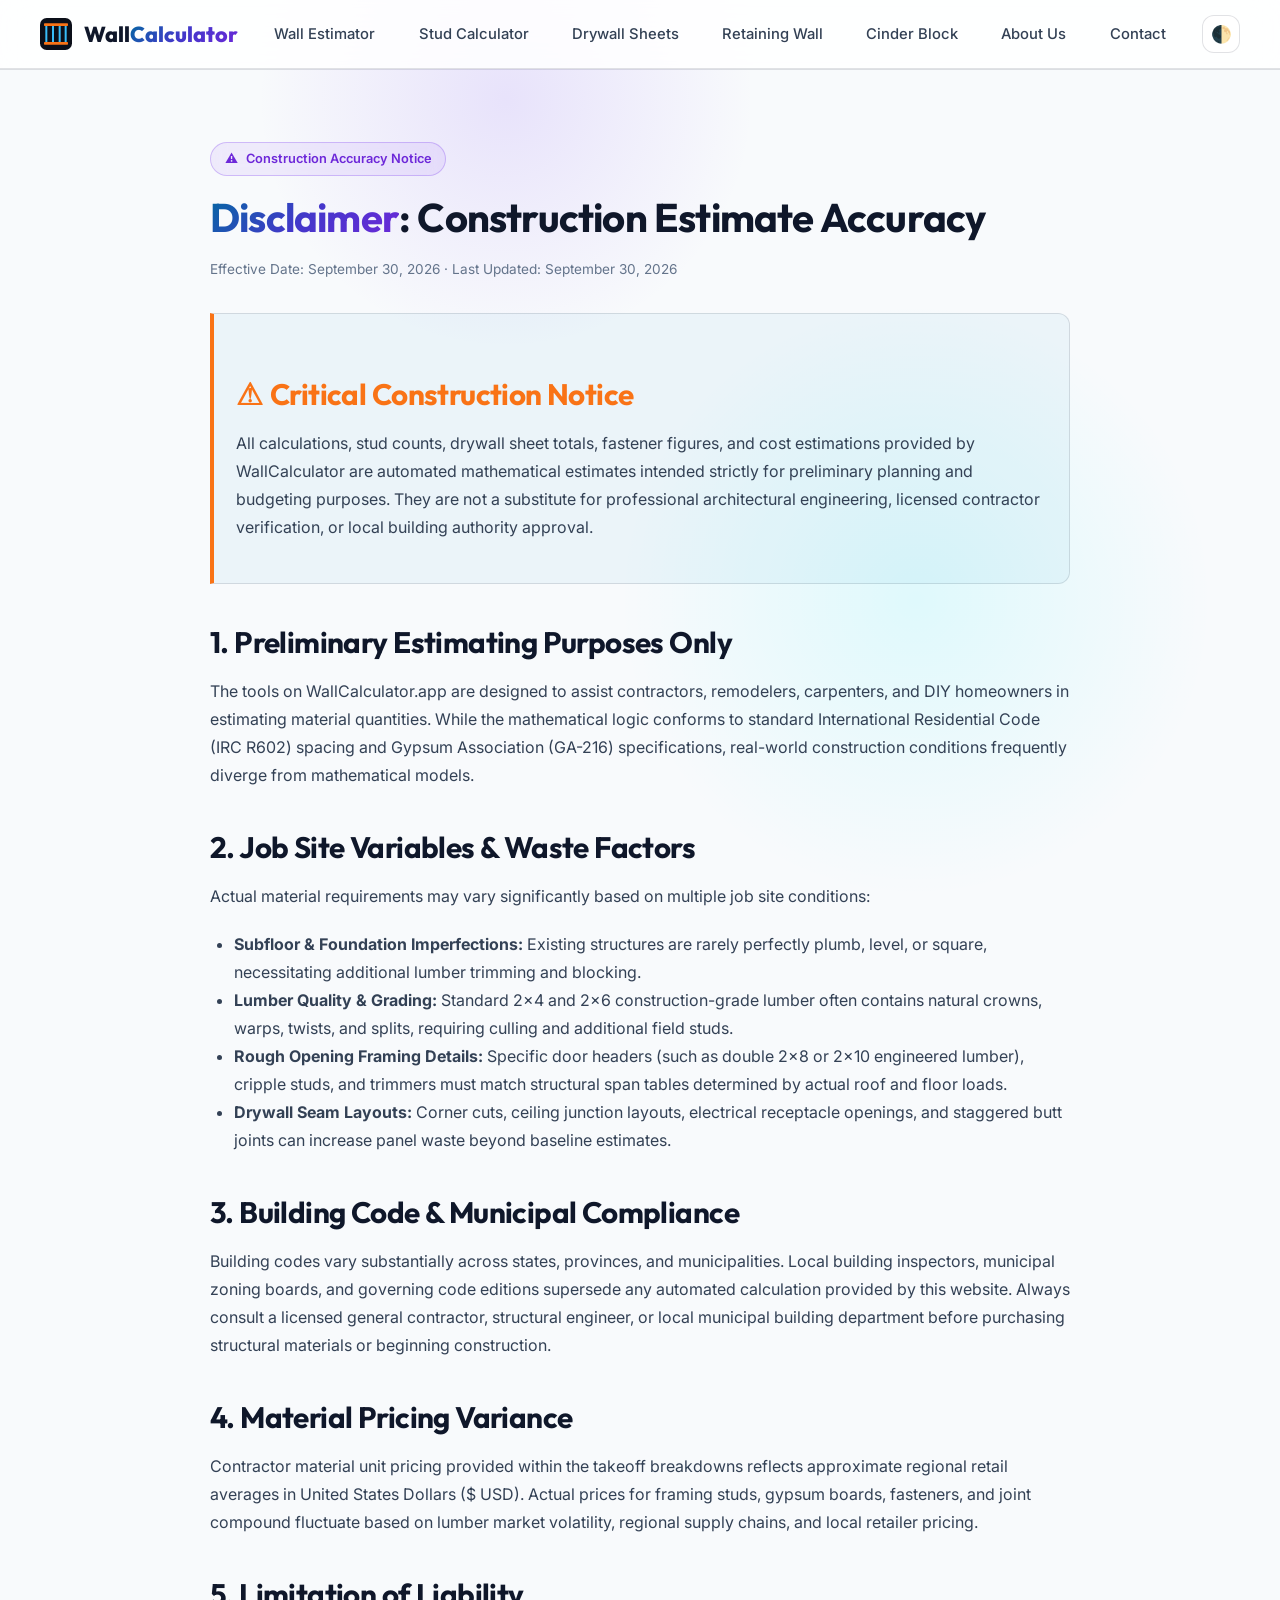
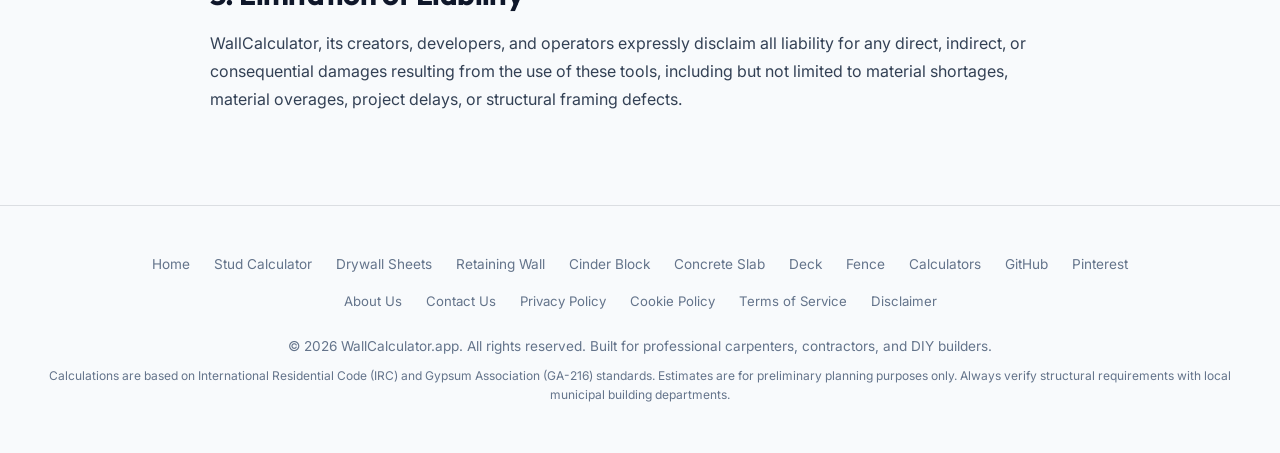
<file: disclaimer.html>
<!DOCTYPE html>
<html lang="en" data-theme="light">
<head>
  <script>
    (function() {
      try {
        var saved = localStorage.getItem('theme');
        if (saved) document.documentElement.setAttribute('data-theme', saved);
      } catch (e) {}
    })();
  </script>
  <meta charset="UTF-8">
  <meta name="viewport" content="width=device-width, initial-scale=1.0">
  <meta http-equiv="X-UA-Compatible" content="IE=edge">
  <meta name="google-site-verification" content="uwycXcCau8QxGhGAJXw8MdhRhaqfwocgm-C9AI3S3YY" />
  
  <!-- Primary Meta Tags -->
  <title>Disclaimer - Construction Estimate Accuracy Notice</title>
  <meta name="title" content="Disclaimer - Construction Estimate Accuracy Notice">
  <meta name="description" content="Understand the limitations of material calculations. Read the construction estimate accuracy notice and structural engineering disclaimer.">
  <link rel="canonical" href="https://wallcalculator.app/disclaimer">
  
  <!-- Open Graph / Facebook -->
  <meta property="og:type" content="website">
  <meta property="og:url" content="https://wallcalculator.app/disclaimer">
  <meta property="og:title" content="Disclaimer - Construction Estimate Accuracy Notice">
  <meta property="og:description" content="Understand the limitations of material calculations. Read the construction estimate accuracy notice and structural engineering disclaimer.">
  <meta property="og:image" content="https://wallcalculator.app/og-image.jpg">

  <!-- Twitter -->
  <meta name="twitter:card" content="summary_large_image">
  <meta name="twitter:url" content="https://wallcalculator.app/disclaimer">
  <meta name="twitter:title" content="Disclaimer - Construction Estimate Accuracy Notice">
  <meta name="twitter:description" content="Understand the limitations of material calculations. Read the construction estimate accuracy notice and structural engineering disclaimer.">
  <meta name="twitter:image" content="https://wallcalculator.app/og-image.jpg">

  <!-- Favicon -->
  <link rel="icon" type="image/svg+xml" href="/favicon.svg">
  <link rel="apple-touch-icon" href="/favicon.svg">

  <!-- Google Fonts - Asynchronous Non-Render-Blocking -->
  <link rel="preconnect" href="https://fonts.googleapis.com">
  <link rel="preconnect" href="https://fonts.gstatic.com" crossorigin>
  <link rel="preload" as="style" href="https://fonts.googleapis.com/css2?family=Inter:wght@400;500;600;700&family=Outfit:wght@500;600;700;800&display=swap">
  <link rel="stylesheet" href="https://fonts.googleapis.com/css2?family=Inter:wght@400;500;600;700&family=Outfit:wght@500;600;700;800&display=swap" media="print" onload="this.media='all'">
  <noscript>
    <link rel="stylesheet" href="https://fonts.googleapis.com/css2?family=Inter:wght@400;500;600;700&family=Outfit:wght@500;600;700;800&display=swap">
  </noscript>

  <!-- AI Agent Discovery (ARD & llms.txt) -->
  <link rel="alternate" type="application/json" href="/.well-known/ai-catalog.json" title="AI Agent Catalog">

  <!-- Inlined Master Stylesheet (Zero Network Round-Trips for Instant FCP) -->
  <style>
:root{--brand-primary:#00F0FF;--brand-primary-hover:#38BDF8;--brand-accent:#8B5CF6;--brand-accent-hover:#7C3AED;--brand-indigo:#6366F1;--brand-cyan:#06B6D4;--brand-pink:#EC4899;--brand-success:#10B981;--gradient-cta:linear-gradient(135deg,#00F0FF 0%,#3B82F6 45%,#8B5CF6 100%);--gradient-text:linear-gradient(135deg,#00F0FF 0%,#818CF8 50%,#C084FC 100%);--bg-body:#060714;--bg-surface:#0A0D22;--bg-card:rgba(14,18,41,0.85);--bg-card-hover:rgba(22,28,62,0.9);--bg-input:#090C1E;--border-color:rgba(139,92,246,0.22);--border-focus:#00F0FF;--text-main:#F8FAFC;--text-muted:#94A3B8;--text-dim:#64748B;--blueprint-grid:rgba(0,240,255,0.08);--blueprint-line:#00F0FF;--shadow-sm:0 2px 8px rgba(0,0,0,0.4);--shadow-md:0 8px 24px rgba(0,0,0,0.5),0 0 15px rgba(139,92,246,0.15);--shadow-lg:0 16px 40px rgba(0,0,0,0.6),0 0 30px rgba(0,240,255,0.15);--radius-sm:8px;--radius-md:12px;--radius-lg:18px;--radius-full:9999px;--transition:all 0.25s cubic-bezier(0.16,1,0.3,1)}[data-theme="light"]{--brand-primary:#0284C7;--brand-primary-hover:#0369A1;--brand-accent:#7C3AED;--brand-accent-hover:#6D28D9;--brand-indigo:#4F46E5;--brand-cyan:#0284C7;--brand-pink:#BE185D;--brand-success:#047857;--gradient-cta:linear-gradient(135deg,#0284C7 0%,#4F46E5 50%,#7C3AED 100%);--gradient-text:linear-gradient(135deg,#0369A1 0%,#4338CA 50%,#6D28D9 100%);--bg-body:#F8FAFC;--bg-surface:#FFFFFF;--bg-card:#FFFFFF;--bg-card-hover:#F1F5F9;--bg-input:#F8FAFC;--border-color:rgba(15,23,42,0.12);--border-focus:#0284C7;--text-main:#0F172A;--text-muted:#334155;--text-dim:#64748B;--blueprint-grid:rgba(2,132,199,0.08);--blueprint-line:#0284C7;--shadow-sm:0 2px 4px rgba(15,23,42,0.05);--shadow-md:0 6px 18px rgba(15,23,42,0.08);--shadow-lg:0 12px 32px rgba(15,23,42,0.1)}html{scroll-behavior:smooth;scroll-padding-top:72px}*,*::before,*::after{box-sizing:border-box;margin:0;padding:0}body{font-family:'Inter',-apple-system,BlinkMacSystemFont,'Segoe UI',Roboto,sans-serif;background-color:var(--bg-body);color:var(--text-main);line-height:1.6;-webkit-font-smoothing:antialiased;text-rendering:optimizeLegibility;transition:background-color 0.3s ease,color 0.3s ease;position:relative;overflow-x:hidden}body::before{content:'';position:absolute;top:-150px;left:20%;width:500px;height:500px;background:radial-gradient(circle,rgba(139,92,246,0.15) 0%,transparent 70%);pointer-events:none;z-index:0}body::after{content:'';position:absolute;top:300px;right:5%;width:600px;height:600px;background:radial-gradient(circle,rgba(0,240,255,0.1) 0%,transparent 70%);pointer-events:none;z-index:0}h1,h2,h3,h4,.font-heading{font-family:'Outfit',-apple-system,BlinkMacSystemFont,'Segoe UI',Roboto,sans-serif;font-weight:700;line-height:1.25;letter-spacing:-0.02em}a{color:inherit;text-decoration:none}.container{width:100%;max-width:1240px;margin:0 auto;padding:0 1.25rem;position:relative;z-index:1}.header-nav{position:sticky;top:0;z-index:100;background:rgba(6,7,20,0.85);backdrop-filter:blur(16px);-webkit-backdrop-filter:blur(16px);border-bottom:1px solid var(--border-color);transition:background 0.3s ease}[data-theme="light"] .header-nav{background:rgba(255,255,255,0.85)}.nav-inner{display:flex;align-items:center;justify-content:space-between;height:68px}.brand-logo{display:flex;align-items:center;gap:0.75rem;font-family:'Outfit',-apple-system,BlinkMacSystemFont,'Segoe UI',Roboto,sans-serif;font-size:1.35rem;font-weight:800}.brand-logo svg{width:32px;height:32px}.brand-logo span.accent{background:var(--gradient-text);-webkit-background-clip:text;-webkit-text-fill-color:transparent}.nav-links{display:flex;align-items:center;gap:1.5rem;list-style:none}.nav-links a{font-size:0.925rem;font-weight:500;color:var(--text-muted);transition:var(--transition);padding:0.4rem 0.6rem;border-radius:var(--radius-sm)}.nav-links a:hover,.nav-links a.active{color:var(--brand-primary);background:rgba(0,240,255,0.08)}[data-theme="light"] .nav-links a:hover,[data-theme="light"] .nav-links a.active{color:#0284C7;background:rgba(2,132,199,0.08)}.nav-actions{display:flex;align-items:center;gap:0.5rem}.btn-icon{background:var(--bg-card);border:1px solid var(--border-color);color:var(--text-main);width:38px;height:38px;border-radius:var(--radius-md);display:flex;align-items:center;justify-content:center;cursor:pointer;transition:var(--transition);font-size:1.05rem}.btn-icon:hover{background:var(--bg-card-hover);border-color:var(--brand-primary);box-shadow:0 0 12px rgba(0,240,255,0.3)}.mobile-menu-toggle{display:none}@media (max-width:768px){.nav-inner{height:58px}.brand-logo{font-size:1.15rem;gap:0.5rem}.brand-logo svg{width:26px;height:26px}.mobile-menu-toggle{display:flex}.nav-links{position:fixed;top:58px;left:0;right:0;background:var(--bg-surface);border-bottom:1px solid var(--border-color);box-shadow:var(--shadow-lg);flex-direction:column;align-items:stretch;gap:0.35rem;padding:1rem 1.25rem 1.25rem;display:none;z-index:999;backdrop-filter:blur(16px);-webkit-backdrop-filter:blur(16px)}.nav-links.mobile-open{display:flex;animation:menuSlideDown 0.22s cubic-bezier(0.16,1,0.3,1)}.nav-links a{font-size:0.95rem;padding:0.75rem 0.85rem;border-radius:var(--radius-sm);display:block;width:100%}@keyframes menuSlideDown{from{opacity:0;transform:translateY(-8px)}to{opacity:1;transform:translateY(0)}}}.hero-section{padding:3rem 0 4rem;position:relative;overflow:hidden}.hero-grid{display:grid;grid-template-columns:1fr 1.35fr;gap:2.5rem;align-items:start}@media (max-width:992px){.hero-section{padding:1.75rem 0 2.5rem}.hero-grid{grid-template-columns:1fr;gap:1.75rem}}@media (max-width:640px){.hero-section{padding:1.25rem 0 2rem}.hero-copy{text-align:center}.trust-badges{align-items:flex-start;text-align:left;margin:0 auto 1.25rem;max-width:480px}}.badge-pill{display:inline-flex;align-items:center;gap:0.5rem;background:rgba(139,92,246,0.15);color:#C084FC;border:1px solid rgba(139,92,246,0.35);padding:0.35rem 0.85rem;border-radius:var(--radius-full);font-size:0.8rem;font-weight:600;margin-bottom:1.25rem;backdrop-filter:blur(8px)}[data-theme="light"] .badge-pill{background:rgba(124,58,237,0.08);color:#6D28D9;border-color:rgba(124,58,237,0.28)}.hero-title{font-size:2.75rem;margin-bottom:1rem}.hero-title .accent{background:var(--gradient-text);-webkit-background-clip:text;-webkit-text-fill-color:transparent}.hero-subtitle{font-size:1.05rem;color:var(--text-muted);margin-bottom:1.75rem;line-height:1.65}.trust-badges{display:flex;flex-direction:column;gap:0.75rem;margin-bottom:2rem}.trust-item{display:flex;align-items:center;gap:0.6rem;font-size:0.9rem;color:var(--text-muted)}.trust-item span.icon{font-size:1.15rem}.calc-card{background:var(--bg-card);backdrop-filter:blur(16px);-webkit-backdrop-filter:blur(16px);border:1px solid var(--border-color);border-radius:var(--radius-lg);padding:1.75rem;box-shadow:var(--shadow-lg);position:relative}.mode-tabs{display:grid;grid-template-columns:repeat(3,1fr);gap:0.4rem;background:var(--bg-input);padding:0.3rem;border-radius:var(--radius-md);margin-bottom:1.5rem;border:1px solid rgba(255,255,255,0.05)}.tab-label-short{display:none}.tab-label-full{display:inline}.mode-btn{background:transparent;border:none;color:var(--text-muted);font-family:'Inter',sans-serif;font-size:0.85rem;font-weight:600;padding:0.6rem 0.5rem;border-radius:var(--radius-sm);cursor:pointer;transition:var(--transition);text-align:center}.mode-btn.active{background:rgba(0,240,255,0.12);color:#00F0FF;border:1px solid rgba(0,240,255,0.35);box-shadow:0 0 12px rgba(0,240,255,0.2)}[data-theme="light"] .mode-btn.active{background:rgba(2,132,199,0.1);color:#0369A1;border:1px solid #0284C7;box-shadow:0 2px 8px rgba(2,132,199,0.15)}.form-row-2{display:grid;grid-template-columns:1fr 1fr;gap:1rem;margin-bottom:1.25rem}.form-group{display:flex;flex-direction:column;gap:0.4rem}.form-label{font-size:0.825rem;font-weight:600;color:var(--text-muted);text-transform:uppercase;letter-spacing:0.05em;display:flex;justify-content:space-between}.input-with-unit{position:relative;display:flex;align-items:center}.form-input{width:100%;background:var(--bg-input);border:1px solid var(--border-color);color:var(--text-main);font-size:1.05rem;font-weight:600;padding:0.75rem 2.75rem 0.75rem 0.85rem;border-radius:var(--radius-md);outline:none;transition:var(--transition)}.form-input:focus{border-color:var(--border-focus);box-shadow:0 0 0 3px rgba(0,240,255,0.25)}.unit-tag{position:absolute;right:0.85rem;font-size:0.825rem;font-weight:700;color:var(--brand-primary);pointer-events:none}.pill-group{display:grid;grid-template-columns:repeat(2,1fr);gap:0.5rem}.pill-group.cols-3{grid-template-columns:repeat(3,1fr)}.pill-group.cols-4{grid-template-columns:repeat(4,1fr)}@media (max-width:640px){.pill-group.cols-3,.pill-group.cols-4{grid-template-columns:repeat(2,1fr)}}.pill-option{position:relative}.pill-option input[type="radio"]{position:absolute;opacity:0;cursor:pointer}.pill-label{display:flex;flex-direction:column;align-items:center;justify-content:center;background:var(--bg-input);border:1px solid var(--border-color);padding:0.6rem 0.5rem;border-radius:var(--radius-md);font-size:0.85rem;font-weight:600;color:var(--text-muted);cursor:pointer;transition:var(--transition);text-align:center}.pill-option input[type="radio"]:checked+.pill-label{border-color:#00F0FF;background:rgba(0,240,255,0.1);color:#00F0FF;box-shadow:0 0 12px rgba(0,240,255,0.2)}[data-theme="light"] .pill-option input[type="radio"]:checked+.pill-label{border-color:#0284C7;background:rgba(2,132,199,0.08);color:#0284C7;box-shadow:0 2px 8px rgba(2,132,199,0.15)}.pill-desc{font-size:0.72rem;font-weight:400;color:var(--text-dim);margin-top:0.15rem}.openings-box{background:rgba(0,0,0,0.25);border:1px dashed var(--border-color);padding:0.85rem;border-radius:var(--radius-md);margin-bottom:1.25rem}[data-theme="light"] .openings-box{background:#F1F5F9;border-color:rgba(15,23,42,0.15)}.openings-header{display:flex;justify-content:space-between;align-items:center;font-size:0.85rem;font-weight:600;color:var(--text-muted);margin-bottom:0.6rem}.openings-inputs{display:grid;grid-template-columns:1fr 1fr;gap:0.75rem}@media (max-width:640px){.openings-inputs{grid-template-columns:1fr 1fr !important}}.slider-container{margin-bottom:1.25rem}.slider-header{display:flex;justify-content:space-between;font-size:0.825rem;font-weight:600;color:var(--text-muted);margin-bottom:0.35rem}.range-slider{width:100%;accent-color:#00F0FF;cursor:pointer}.blueprint-wrapper{background:#04050E;border:1px solid rgba(0,240,255,0.3);border-radius:var(--radius-md);padding:1rem;margin-bottom:1.5rem;position:relative;overflow:hidden;background-image:linear-gradient(var(--blueprint-grid) 1px,transparent 1px),linear-gradient(90deg,var(--blueprint-grid) 1px,transparent 1px);background-size:20px 20px;box-shadow:inset 0 0 20px rgba(0,240,255,0.05)}.blueprint-header{display:flex;justify-content:space-between;align-items:center;margin-bottom:0.5rem;font-size:0.75rem;font-weight:700;text-transform:uppercase;color:#00F0FF;letter-spacing:0.08em}#blueprint-svg{width:100%;height:180px;display:block;overflow:visible}.blueprint-legend{display:flex;gap:1.25rem;margin-top:0.5rem;font-size:0.725rem;color:#94A3B8}.legend-item{display:flex;align-items:center;gap:0.35rem}.legend-color{width:10px;height:10px;border-radius:2px}.results-section{border-top:1px solid var(--border-color);padding-top:1.5rem}.results-title{font-size:1rem;font-weight:700;margin-bottom:1rem;display:flex;align-items:center;justify-content:space-between}.results-grid{display:grid;grid-template-columns:repeat(3,1fr);gap:0.75rem;margin-bottom:1.25rem}@media (max-width:640px){.results-grid{grid-template-columns:repeat(2,1fr);gap:0.5rem;margin-bottom:1rem}}.takeoff-card{background:var(--bg-surface);border:1px solid var(--border-color);padding:0.85rem;border-radius:var(--radius-md);display:flex;flex-direction:column}.takeoff-card.highlight{border-color:var(--brand-primary);background:rgba(0,240,255,0.08);box-shadow:0 0 15px rgba(0,240,255,0.15)}[data-theme="light"] .takeoff-card.highlight{background:rgba(2,132,199,0.06);border-color:#0284C7;box-shadow:0 2px 10px rgba(2,132,199,0.1)}.takeoff-card.accent{border-color:var(--brand-accent);background:rgba(139,92,246,0.08);box-shadow:0 0 15px rgba(139,92,246,0.15)}[data-theme="light"] .takeoff-card.accent{background:rgba(124,58,237,0.06);border-color:#7C3AED;box-shadow:0 2px 10px rgba(124,58,237,0.1)}.takeoff-label{font-size:0.75rem;font-weight:600;color:var(--text-dim);text-transform:uppercase}.takeoff-val{font-family:'Outfit',-apple-system,BlinkMacSystemFont,'Segoe UI',Roboto,sans-serif;font-size:1.65rem;font-weight:800;color:var(--text-main);margin:0.2rem 0}.takeoff-sub{font-size:0.72rem;color:var(--text-muted)}.cost-estimation-box{background:var(--bg-surface);border:1px solid var(--border-color);border-radius:var(--radius-md);padding:1rem;margin-bottom:1.25rem;display:flex;justify-content:space-between;align-items:center}[data-theme="light"] .cost-estimation-box{background:#FFFFFF;box-shadow:var(--shadow-sm)}.cost-total-display{display:flex;flex-direction:column}.cost-total-display .label{font-size:0.75rem;font-weight:700;text-transform:uppercase;color:var(--brand-accent)}[data-theme="light"] .cost-total-display .label{color:#6D28D9}.cost-total-display .number{font-family:'Outfit',-apple-system,BlinkMacSystemFont,'Segoe UI',Roboto,sans-serif;font-size:1.85rem;font-weight:800;color:var(--brand-primary);text-shadow:0 0 15px rgba(0,240,255,0.4)}[data-theme="light"] .cost-total-display .number{color:#0284C7;text-shadow:none}.btn-toggle-costs{font-size:0.8rem;color:var(--text-muted);background:transparent;border:1px solid var(--border-color);padding:0.35rem 0.75rem;border-radius:var(--radius-sm);cursor:pointer;transition:var(--transition)}.btn-toggle-costs:hover{color:#00F0FF;border-color:#00F0FF}.cost-breakdown-details{display:none;padding-top:0.85rem;margin-top:0.85rem;border-top:1px dashed var(--border-color)}.cost-breakdown-details.open{display:block}.cost-table{width:100%;font-size:0.825rem;border-collapse:collapse}.cost-table td{padding:0.4rem 0.2rem;color:var(--text-muted)}.cost-table td.cost-num{text-align:right;font-weight:600;color:var(--text-main)}.action-buttons{display:grid;grid-template-columns:1fr 1fr;gap:0.75rem}.btn-primary{background:var(--gradient-cta);color:#FFFFFF;border:none;font-family:'Outfit',-apple-system,BlinkMacSystemFont,'Segoe UI',Roboto,sans-serif;font-size:0.95rem;font-weight:700;padding:0.85rem 1.25rem;border-radius:var(--radius-md);cursor:pointer;display:flex;align-items:center;justify-content:center;gap:0.5rem;transition:var(--transition);box-shadow:0 4px 20px rgba(0,240,255,0.3),0 0 25px rgba(139,92,246,0.25)}.btn-primary:hover{transform:translateY(-2px);box-shadow:0 6px 24px rgba(0,240,255,0.45),0 0 35px rgba(139,92,246,0.35)}.btn-secondary{background:rgba(255,255,255,0.05);color:var(--text-main);border:1px solid var(--border-color);font-family:'Outfit',-apple-system,BlinkMacSystemFont,'Segoe UI',Roboto,sans-serif;font-size:0.95rem;font-weight:700;padding:0.85rem 1.25rem;border-radius:var(--radius-md);cursor:pointer;display:flex;align-items:center;justify-content:center;gap:0.5rem;transition:var(--transition)}.btn-secondary:hover{background:rgba(255,255,255,0.1);border-color:var(--brand-primary)}[data-theme="light"] .btn-secondary{background:#FFFFFF;color:#0F172A;border-color:rgba(15,23,42,0.15);box-shadow:0 1px 3px rgba(15,23,42,0.08)}[data-theme="light"] .btn-secondary:hover{background:#F8FAFC;border-color:#0284C7;color:#0284C7}.suite-section{padding:4.5rem 0;border-top:1px solid var(--border-color);background:rgba(6,7,20,0.5)}[data-theme="light"] .suite-section{background:#F8FAFC;border-top:1px solid rgba(15,23,42,0.08)}.section-head{text-align:center;max-width:650px;margin:0 auto 3rem}.section-eyebrow{display:inline-block;color:var(--brand-primary);font-size:0.825rem;font-weight:700;text-transform:uppercase;letter-spacing:0.1em;margin-bottom:0.5rem}[data-theme="light"] .section-eyebrow{color:#0284C7}.section-title{font-size:2.15rem;margin-bottom:0.75rem}.section-subtitle{color:var(--text-muted);font-size:0.975rem}.tools-grid{display:grid;grid-template-columns:repeat(auto-fit,minmax(280px,1fr));gap:1.25rem}.tool-card{background:var(--bg-card);border:1px solid var(--border-color);border-radius:var(--radius-lg);padding:1.5rem;display:flex;flex-direction:column;transition:var(--transition)}[data-theme="light"] .tool-card{background:#FFFFFF;border-color:rgba(15,23,42,0.12);box-shadow:0 2px 10px rgba(15,23,42,0.04)}.tool-card:hover{transform:translateY(-4px);border-color:var(--brand-primary);box-shadow:0 8px 30px rgba(0,0,0,0.5),0 0 20px rgba(0,240,255,0.2)}[data-theme="light"] .tool-card:hover{border-color:#0284C7;box-shadow:0 8px 24px rgba(15,23,42,0.08)}.tool-card-icon{width:44px;height:44px;border-radius:var(--radius-md);background:rgba(0,240,255,0.1);color:var(--brand-primary);display:flex;align-items:center;justify-content:center;margin-bottom:1.15rem}[data-theme="light"] .tool-card-icon{background:rgba(2,132,199,0.1);color:#0284C7}.tool-card-icon svg{width:24px;height:24px}.tool-card-title{font-size:1.2rem;margin-bottom:0.5rem;color:var(--text-main)}.tool-card-desc{font-size:0.875rem;color:var(--text-muted);margin-bottom:1.25rem;flex-grow:1}.tool-card-link{font-size:0.85rem;font-weight:700;color:var(--brand-primary);display:flex;align-items:center;gap:0.35rem}[data-theme="light"] .tool-card-link{color:#0284C7}.article-section{padding:4.5rem 0;border-top:1px solid var(--border-color)}.prose-content{max-width:860px;margin:0 auto}.aeo-direct-box{background:rgba(139,92,246,0.1);border-left:4px solid var(--brand-primary);border-radius:0 var(--radius-md) var(--radius-md) 0;padding:1.35rem;margin-bottom:2.5rem;border-top:1px solid var(--border-color);border-right:1px solid var(--border-color);border-bottom:1px solid var(--border-color)}[data-theme="light"] .aeo-direct-box{background:rgba(2,132,199,0.05);border-left-color:#0284C7}.aeo-title{font-size:1.05rem;font-weight:700;color:var(--brand-primary);display:flex;align-items:center;gap:0.5rem;margin-bottom:0.5rem}[data-theme="light"] .aeo-title{color:#0284C7}.aeo-text{font-size:0.95rem;line-height:1.7}.prose-content h2{font-size:1.85rem;margin:2.5rem 0 1rem;color:var(--text-main)}.prose-content h3{font-size:1.35rem;margin:1.75rem 0 0.75rem;color:#C084FC}[data-theme="light"] .prose-content h3{color:#4338CA}.prose-content p{color:var(--text-muted);font-size:1rem;line-height:1.75;margin-bottom:1.25rem}.prose-content a,.article-section a{color:#00F0FF;text-decoration:underline;text-underline-offset:3px;text-decoration-thickness:1.5px;font-weight:600;transition:var(--transition)}.prose-content a:hover,.article-section a:hover{color:#8B5CF6;text-decoration-thickness:2.5px}[data-theme="light"] .prose-content a,[data-theme="light"] .article-section a{color:#0284C7;text-decoration-color:rgba(2,132,199,0.45)}[data-theme="light"] .prose-content a:hover,[data-theme="light"] .article-section a:hover{color:#0369A1;text-decoration-color:#0369A1}.prose-content ul,.prose-content ol{color:var(--text-muted);padding-left:1.5rem;margin-bottom:1.5rem;line-height:1.75}.formula-card{background:var(--bg-card);border:1px solid var(--border-color);border-radius:var(--radius-md);padding:1.25rem;margin:1.5rem 0}.formula-code{background:var(--bg-input);padding:0.75rem 1rem;border-radius:var(--radius-sm);font-family:'Courier New',Courier,monospace;font-size:0.95rem;color:var(--brand-primary);font-weight:700;display:block;margin:0.5rem 0;border:1px solid var(--border-color)}[data-theme="light"] .formula-code{color:#0369A1;background:#E2E8F0}.data-table-wrapper{overflow-x:auto;margin:1.75rem 0}.data-table{width:100%;border-collapse:collapse;font-size:0.9rem}.data-table th,.data-table td{padding:0.75rem 1rem;text-align:left;border-bottom:1px solid var(--border-color)}.data-table th{background:var(--bg-input);color:var(--text-main);font-weight:700}.data-table td{color:var(--text-muted)}.faq-list{display:flex;flex-direction:column;gap:0.75rem;margin-top:1.5rem}.faq-item{background:var(--bg-card);border:1px solid var(--border-color);border-radius:var(--radius-md);overflow:hidden;transition:var(--transition)}.faq-question{width:100%;background:transparent;border:none;padding:1.15rem 1.25rem;text-align:left;font-family:'Outfit',-apple-system,BlinkMacSystemFont,'Segoe UI',Roboto,sans-serif;font-size:1.05rem;font-weight:700;color:var(--text-main);cursor:pointer;display:flex;justify-content:space-between;align-items:center}.faq-icon{font-size:1.25rem;color:var(--brand-primary);transition:transform 0.2s ease}[data-theme="light"] .faq-icon{color:#0284C7}.faq-item.open .faq-icon{transform:rotate(45deg)}.faq-answer{max-height:0;overflow:hidden;transition:max-height 0.3s cubic-bezier(0,1,0,1);padding:0 1.25rem;color:var(--text-muted);font-size:0.925rem;line-height:1.7}.faq-item.open .faq-answer{max-height:500px;padding-bottom:1.25rem;transition:max-height 0.3s ease-in-out}.site-footer{border-top:1px solid var(--border-color);padding:3rem 0;background:var(--bg-body);text-align:center;color:var(--text-dim);font-size:0.85rem}.footer-links{display:flex;justify-content:center;gap:1.5rem;margin-bottom:1rem}.footer-links a:hover{color:var(--brand-primary)}[data-theme="light"] .footer-links a:hover{color:#0284C7}@media (max-width:768px){.container{padding:0 1rem}.hero-section{padding:1.25rem 0 2rem}.hero-title{font-size:1.95rem;line-height:1.22;margin-bottom:0.75rem}.hero-subtitle{font-size:0.925rem;line-height:1.55;margin-bottom:1.25rem}.badge-pill{font-size:0.72rem;padding:0.25rem 0.65rem;margin-bottom:0.85rem;max-width:100%;white-space:normal;text-align:center}.suite-section{padding:2.75rem 0}.section-title{font-size:1.7rem}.section-head{margin-bottom:1.75rem}.tools-grid{grid-template-columns:1fr;gap:1rem}.article-section{padding:2.75rem 0}.prose-content h2{font-size:1.45rem;margin:2rem 0 0.85rem}.prose-content h3{font-size:1.2rem;margin:1.5rem 0 0.65rem}.data-table-wrapper{margin:1.25rem -0.5rem;padding:0 0.5rem;overflow-x:auto;-webkit-overflow-scrolling:touch}.data-table th,.data-table td{padding:0.55rem 0.65rem;font-size:0.8rem;white-space:nowrap}.faq-question{padding:0.95rem 1rem;font-size:0.95rem}.site-footer{padding:2.25rem 0}.footer-links{flex-wrap:wrap;gap:0.75rem 1.25rem}}@media (max-width:540px){.hero-title{font-size:1.7rem}.calc-card{padding:1.15rem 0.85rem;border-radius:var(--radius-md)}.tab-label-short{display:inline}.tab-label-full{display:none}.mode-tabs{gap:0.25rem;padding:0.25rem;margin-bottom:1.25rem}.mode-btn{font-size:0.75rem;padding:0.5rem 0.25rem}.form-row-2{gap:0.5rem}.form-label{font-size:0.75rem}.form-input{font-size:0.95rem;padding:0.65rem 2.25rem 0.65rem 0.65rem}.unit-tag{right:0.65rem;font-size:0.75rem}.pill-group{gap:0.35rem}.pill-label{padding:0.5rem 0.25rem;font-size:0.775rem}.pill-desc{font-size:0.65rem}.openings-inputs{gap:0.5rem}.blueprint-wrapper{padding:0.75rem 0.5rem;margin-bottom:1.25rem}#blueprint-svg{height:150px}.blueprint-legend{flex-wrap:wrap;gap:0.5rem 0.85rem;justify-content:center;font-size:0.7rem}.takeoff-card{padding:0.65rem 0.5rem}.takeoff-label{font-size:0.68rem}.takeoff-val{font-size:1.35rem}.takeoff-sub{font-size:0.65rem}.cost-estimation-box{flex-direction:column;align-items:stretch;text-align:center;gap:0.75rem;padding:0.85rem}.cost-total-display{align-items:center}.cost-total-display .number{font-size:1.65rem}.btn-toggle-costs{width:100%;padding:0.5rem}.action-buttons{grid-template-columns:1fr;gap:0.5rem}.btn-primary,.btn-secondary{padding:0.75rem 1rem;font-size:0.9rem;width:100%}}@media print{body{background:#FFFFFF !important;color:#000000 !important}.header-nav,.suite-section,.article-section,.site-footer,.action-buttons,.mode-tabs{display:none !important}.hero-grid{grid-template-columns:1fr !important}.calc-card{border:none !important;box-shadow:none !important;padding:0 !important}.blueprint-wrapper{background:#FFFFFF !important;border:1px solid #000000 !important}.takeoff-card{border:1px solid #CCCCCC !important;color:#000000 !important}}.hero-toc-card{background:var(--bg-card);border:1px solid var(--border-color);border-radius:var(--radius-lg);padding:1.15rem 1.25rem;backdrop-filter:blur(14px);-webkit-backdrop-filter:blur(14px);box-shadow:var(--shadow-md);margin-top:0.75rem;transition:var(--transition)}[data-theme="light"] .hero-toc-card{background:#FFFFFF;border-color:rgba(15,23,42,0.12);box-shadow:0 4px 16px rgba(15,23,42,0.06)}.hero-toc-header{display:flex;align-items:center;justify-content:space-between;margin-bottom:0.75rem;padding-bottom:0.6rem;border-bottom:1px solid var(--border-color)}.hero-toc-title{display:flex;align-items:center;gap:0.45rem;font-family:'Outfit',sans-serif;font-size:0.825rem;font-weight:700;text-transform:uppercase;letter-spacing:0.08em;color:var(--brand-primary)}[data-theme="light"] .hero-toc-title{color:#0284C7}.hero-toc-badge{font-size:0.7rem;font-weight:600;color:var(--text-dim);background:var(--bg-input);padding:0.15rem 0.5rem;border-radius:var(--radius-full);border:1px solid var(--border-color)}.hero-toc-nav{display:flex;flex-direction:column;gap:0.2rem}.hero-toc-link{display:flex;align-items:center;gap:0.5rem;font-size:0.825rem;font-weight:500;color:var(--text-muted);padding:0.35rem 0.55rem;border-radius:var(--radius-sm);transition:var(--transition);text-decoration:none}.hero-toc-link:hover{color:var(--brand-primary);background:rgba(0,240,255,0.08);transform:translateX(3px)}[data-theme="light"] .hero-toc-link:hover{color:#0284C7;background:rgba(2,132,199,0.06)}.hero-toc-link.active{color:var(--brand-primary);background:rgba(0,240,255,0.08);font-weight:600}.hero-toc-bullet{width:5px;height:5px;border-radius:50%;background:var(--brand-accent);flex-shrink:0;transition:var(--transition)}.hero-toc-link:hover .hero-toc-bullet,.hero-toc-link.active .hero-toc-bullet{background:var(--brand-primary);box-shadow:0 0 6px var(--brand-primary);transform:scale(1.35)}[data-theme="light"] .hero-toc-bullet{background:#7C3AED}[data-theme="light"] .hero-toc-link:hover .hero-toc-bullet,[data-theme="light"] .hero-toc-link.active .hero-toc-bullet{background:#0284C7;box-shadow:0 0 6px rgba(2,132,199,0.5)}.hero-toc-toggle{display:none;width:100%;background:var(--bg-card);border:1px solid var(--border-color);border-radius:var(--radius-md);padding:0.65rem 0.95rem;color:var(--text-main);font-family:'Outfit',sans-serif;font-size:0.875rem;font-weight:600;cursor:pointer;align-items:center;justify-content:space-between;transition:var(--transition)}[data-theme="light"] .hero-toc-toggle{background:#FFFFFF;border-color:rgba(15,23,42,0.12)}.hero-toc-toggle .chevron{font-size:0.8rem;color:var(--brand-primary);transition:transform 0.2s ease}[data-theme="light"] .hero-toc-toggle .chevron{color:#0284C7}@media (max-width:992px){.hero-toc-card{padding:0;background:transparent;border:none;box-shadow:none;margin-top:0.5rem;margin-bottom:1.5rem}.hero-toc-header{display:none}.hero-toc-toggle{display:flex}.hero-toc-nav{display:none;grid-template-columns:1fr;gap:0.25rem;background:var(--bg-card);border:1px solid var(--border-color);border-radius:var(--radius-md);padding:0.65rem;margin-top:0.4rem}[data-theme="light"] .hero-toc-nav{background:#FFFFFF;box-shadow:0 4px 16px rgba(15,23,42,0.08)}.hero-toc-card.open .hero-toc-nav{display:flex;flex-direction:column;animation:menuSlideDown 0.2s ease}.hero-toc-card.open .hero-toc-toggle .chevron{transform:rotate(180deg)}}.page-title{font-family:'Outfit',-apple-system,BlinkMacSystemFont,'Segoe UI',Roboto,sans-serif;font-size:2.5rem;font-weight:700;line-height:1.25;letter-spacing:-0.02em;margin-bottom:1rem}.page-title .accent{background:var(--gradient-text);-webkit-background-clip:text;-webkit-text-fill-color:transparent}.contact-grid{display:grid;grid-template-columns:1fr 1.35fr;gap:2rem;align-items:start}.contact-card{background:var(--bg-card);border:1px solid var(--border-color);border-radius:var(--radius-lg);padding:1.75rem;box-shadow:var(--shadow-md)}.calculator-links-grid{display:grid;grid-template-columns:repeat(auto-fit,minmax(220px,1fr));gap:1rem}.prose-content{overflow-wrap:break-word;word-wrap:break-word}@media (max-width:992px){.contact-grid{grid-template-columns:1fr;gap:1.5rem}}@media (max-width:768px){.page-title{font-size:1.85rem !important;line-height:1.25;margin-bottom:0.75rem}.contact-card{padding:1.35rem 1.15rem}.article-section{padding-top:2rem !important;padding-bottom:2.5rem !important}.formula-code{overflow-x:auto;white-space:nowrap;-webkit-overflow-scrolling:touch}}@media (max-width:540px){.page-title{font-size:1.6rem !important;line-height:1.22}.contact-card{padding:1.15rem 0.85rem}.calculator-links-grid{grid-template-columns:1fr}.form-label{flex-direction:column;align-items:flex-start;gap:0.15rem}.form-label span:last-child{font-size:0.68rem;font-weight:500;opacity:0.75}}
  </style>

  <!-- JSON-LD Structured Data -->
  <script type="application/ld+json">
  {
    "@context": "https://schema.org",
    "@type": "WebPage",
    "name": "Disclaimer - WallCalculator",
    "url": "https://wallcalculator.app/disclaimer",
    "description": "Understand the limitations of material calculations. Read the construction estimate accuracy notice and structural engineering disclaimer.",
    "breadcrumb": {
      "@type": "BreadcrumbList",
      "itemListElement": [
        {
          "@type": "ListItem",
          "position": 1,
          "name": "Home",
          "item": "https://wallcalculator.app/"
        },
        {
          "@type": "ListItem",
          "position": 2,
          "name": "Disclaimer",
          "item": "https://wallcalculator.app/disclaimer"
        }
      ]
    }
  }
  </script>
</head>
<body>
  <!-- Header / Navigation -->
  <header class="header-nav">
    <div class="container">
      <nav class="nav-inner" aria-label="Main Navigation">
        <a href="/" class="brand-logo" aria-label="WallCalculator.app Home">
          <svg viewBox="0 0 48 48" width="32" height="32" fill="none">
            <rect width="48" height="48" rx="10" fill="#0B0F19"/>
            <rect x="6" y="8" width="36" height="4" rx="1" fill="#F97316"/>
            <rect x="6" y="36" width="36" height="4" rx="1" fill="#F97316"/>
            <rect x="8" y="12" width="3" height="24" fill="#38BDF8"/>
            <rect x="18" y="12" width="3" height="24" fill="#38BDF8"/>
            <rect x="28" y="12" width="3" height="24" fill="#38BDF8"/>
            <rect x="37" y="12" width="3" height="24" fill="#38BDF8"/>
          </svg>
          <span>Wall<span class="accent">Calculator</span></span>
        </a>

        <!-- Desktop Navigation -->
        <ul class="nav-links" role="list">
          <li><a href="/">Wall Estimator</a></li>
          <li><a href="/wall-stud-calculator">Stud Calculator</a></li>
          <li><a href="/drywall-calculator">Drywall Sheets</a></li>
          <li><a href="/retaining-wall-calculator">Retaining Wall</a></li>
          <li><a href="/cinder-block-calculator">Cinder Block</a></li>
          <li><a href="/about">About Us</a></li>
          <li><a href="/contact">Contact</a></li>
        </ul>

        <div class="nav-actions">
          <button class="btn-icon" id="theme-toggle-btn" aria-label="Toggle Dark/Light Mode" title="Toggle Theme">
            🌓
          </button>
          <button class="btn-icon mobile-menu-toggle" id="mobile-menu-btn" aria-label="Toggle Menu" title="Open Navigation Menu" aria-expanded="false">
            <span class="hamburger-icon">&#x2630;</span>
          </button>
        </div>
      </nav>
    </div>
  </header>

  <main id="main-content">
    <article class="article-section">
      <div class="container">
        <div class="prose-content">
          <div class="badge-pill" style="margin-bottom: 1rem;">
            <span>&#x26A0;</span> Construction Accuracy Notice
          </div>
          <h1 class="page-title">
            <span class="accent">Disclaimer</span>: Construction Estimate Accuracy
          </h1>
          <p style="font-size: 0.85rem; color: var(--text-dim); margin-bottom: 2rem;">
            Effective Date: September 30, 2026 &middot; Last Updated: September 30, 2026
          </p>

          <div class="aeo-direct-box" style="margin-bottom: 2.5rem; border-left-color: #F97316;">
            <h2 class="aeo-title" style="color: #F97316;">
              <span>&#x26A0;</span> Critical Construction Notice
            </h2>
            <p class="aeo-text">
              All calculations, stud counts, drywall sheet totals, fastener figures, and cost estimations provided by WallCalculator are automated mathematical estimates intended strictly for preliminary planning and budgeting purposes. They are not a substitute for professional architectural engineering, licensed contractor verification, or local building authority approval.
            </p>
          </div>

          <h2>1. Preliminary Estimating Purposes Only</h2>
          <p>
            The tools on WallCalculator.app are designed to assist contractors, remodelers, carpenters, and DIY homeowners in estimating material quantities. While the mathematical logic conforms to standard International Residential Code (IRC R602) spacing and Gypsum Association (GA-216) specifications, real-world construction conditions frequently diverge from mathematical models.
          </p>

          <h2>2. Job Site Variables &amp; Waste Factors</h2>
          <p>
            Actual material requirements may vary significantly based on multiple job site conditions:
          </p>
          <ul>
            <li><strong>Subfloor &amp; Foundation Imperfections:</strong> Existing structures are rarely perfectly plumb, level, or square, necessitating additional lumber trimming and blocking.</li>
            <li><strong>Lumber Quality &amp; Grading:</strong> Standard 2x4 and 2x6 construction-grade lumber often contains natural crowns, warps, twists, and splits, requiring culling and additional field studs.</li>
            <li><strong>Rough Opening Framing Details:</strong> Specific door headers (such as double 2x8 or 2x10 engineered lumber), cripple studs, and trimmers must match structural span tables determined by actual roof and floor loads.</li>
            <li><strong>Drywall Seam Layouts:</strong> Corner cuts, ceiling junction layouts, electrical receptacle openings, and staggered butt joints can increase panel waste beyond baseline estimates.</li>
          </ul>

          <h2>3. Building Code &amp; Municipal Compliance</h2>
          <p>
            Building codes vary substantially across states, provinces, and municipalities. Local building inspectors, municipal zoning boards, and governing code editions supersede any automated calculation provided by this website. Always consult a licensed general contractor, structural engineer, or local municipal building department before purchasing structural materials or beginning construction.
          </p>

          <h2>4. Material Pricing Variance</h2>
          <p>
            Contractor material unit pricing provided within the takeoff breakdowns reflects approximate regional retail averages in United States Dollars ($ USD). Actual prices for framing studs, gypsum boards, fasteners, and joint compound fluctuate based on lumber market volatility, regional supply chains, and local retailer pricing.
          </p>

          <h2>5. Limitation of Liability</h2>
          <p>
            WallCalculator, its creators, developers, and operators expressly disclaim all liability for any direct, indirect, or consequential damages resulting from the use of these tools, including but not limited to material shortages, material overages, project delays, or structural framing defects.
          </p>
        </div>
      </div>
    </article>
  </main>

  <!-- Site Footer -->
  <footer class="site-footer">
    <div class="container">
      <div class="footer-links">
        <a href="/">Home</a>
        <a href="/wall-stud-calculator">Stud Calculator</a>
        <a href="/drywall-calculator">Drywall Sheets</a>
        <a href="/retaining-wall-calculator">Retaining Wall</a>
        <a href="/cinder-block-calculator">Cinder Block</a>
        <a href="/concrete-slab-calculator">Concrete Slab</a>
        <a href="/deck-calculator">Deck</a>
        <a href="/fence-calculator">Fence</a>
        <a href="/#suite-tools">Calculators</a>
        <a href="https://github.com/Aamirtechseo/wallcalculator" target="_blank" rel="noopener">GitHub</a>
        <a href="https://www.pinterest.com/wallcalculators/" target="_blank" rel="noopener nofollow">Pinterest</a>
      </div>
      <div class="footer-links" style="margin-top: 0.75rem; font-size: 0.825rem; flex-wrap: wrap;">
        <a href="/about">About Us</a>
        <a href="/contact">Contact Us</a>
        <a href="/privacy-policy">Privacy Policy</a>
        <a href="/cookie-policy">Cookie Policy</a>
        <a href="/terms-of-service">Terms of Service</a>
        <a href="/disclaimer">Disclaimer</a>
      </div>
      <p style="margin-top: 1.5rem;">&copy; 2026 WallCalculator.app. All rights reserved. Built for professional carpenters, contractors, and DIY builders.</p>
      <p style="margin-top: 0.5rem; font-size: 0.75rem; color: var(--text-dim);">
        Calculations are based on International Residential Code (IRC) and Gypsum Association (GA-216) standards. Estimates are for preliminary planning purposes only. Always verify structural requirements with local municipal building departments.
      </p>
    </div>
  </footer>

  <!-- Interactive Script (Theme Toggle + Mobile Drawer) -->
  <script>
    (function () {
      var savedTheme = localStorage.getItem('theme') || 'light';
      document.documentElement.setAttribute('data-theme', savedTheme);
      var themeBtn = document.getElementById('theme-toggle-btn');
      if (themeBtn) {
        themeBtn.addEventListener('click', function () {
          var cur = document.documentElement.getAttribute('data-theme') || 'light';
          var next = cur === 'dark' ? 'light' : 'dark';
          document.documentElement.setAttribute('data-theme', next);
          localStorage.setItem('theme', next);
        });
      }
      var menuBtn = document.getElementById('mobile-menu-btn');
      var navLinks = document.querySelector('.nav-links');
      if (menuBtn && navLinks) {
        menuBtn.addEventListener('click', function (e) {
          e.stopPropagation();
          var isOpen = navLinks.classList.toggle('mobile-open');
          menuBtn.setAttribute('aria-expanded', isOpen);
          menuBtn.innerHTML = isOpen ? '&#x2715;' : '&#x2630;';
        });
        navLinks.querySelectorAll('a').forEach(function (link) {
          link.addEventListener('click', function () {
            navLinks.classList.remove('mobile-open');
            menuBtn.setAttribute('aria-expanded', 'false');
            menuBtn.innerHTML = '&#x2630;';
          });
        });
        document.addEventListener('click', function (e) {
          if (navLinks.classList.contains('mobile-open') && !navLinks.contains(e.target) && e.target !== menuBtn) {
            navLinks.classList.remove('mobile-open');
            menuBtn.setAttribute('aria-expanded', 'false');
            menuBtn.innerHTML = '&#x2630;';
          }
        });
      }
    })();
  </script>

  <!-- Google tag (gtag.js) - Non-Blocking Analytics -->
  <script async src="https://www.googletagmanager.com/gtag/js?id=G-VNPHPE8S2V"></script>
  <script>
    window.dataLayer = window.dataLayer || [];
    function gtag(){dataLayer.push(arguments);}
    gtag('js', new Date());
    gtag('config', 'G-VNPHPE8S2V');
  </script>
</body>
</html>
</file>
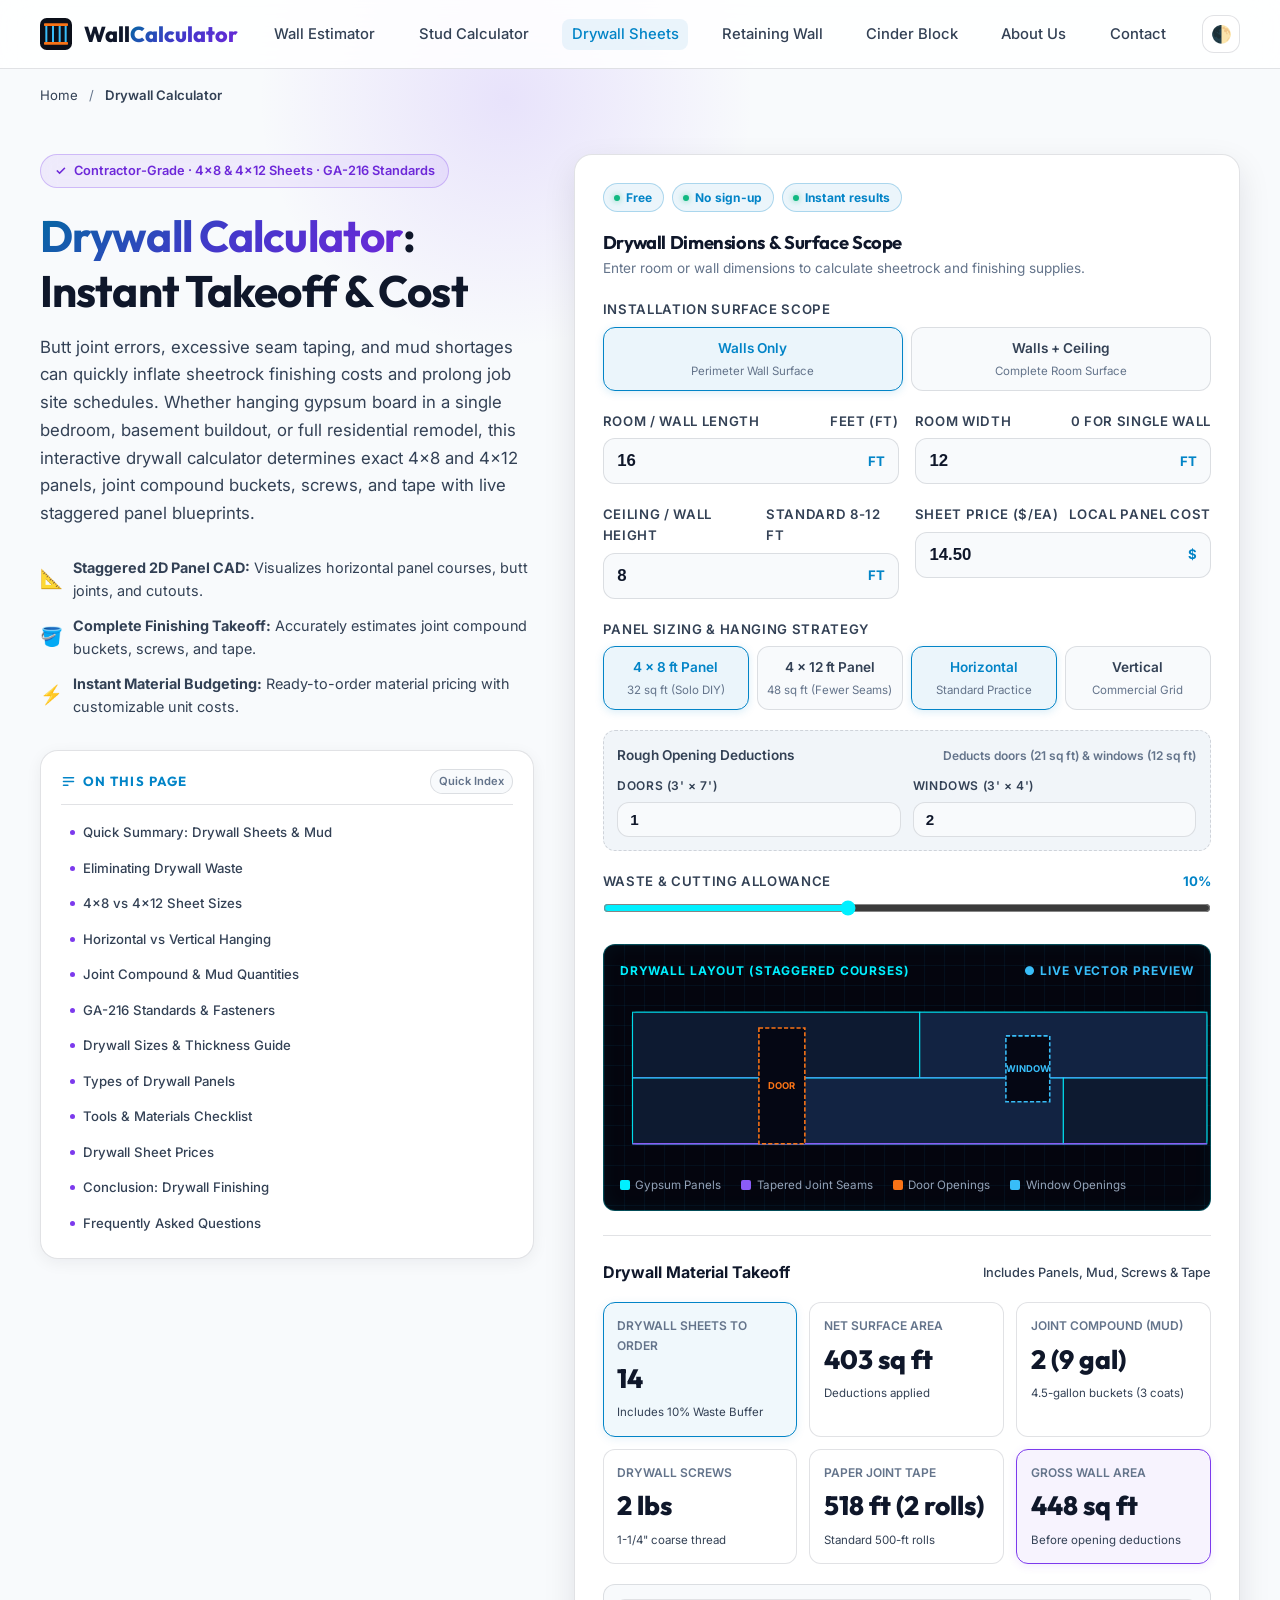
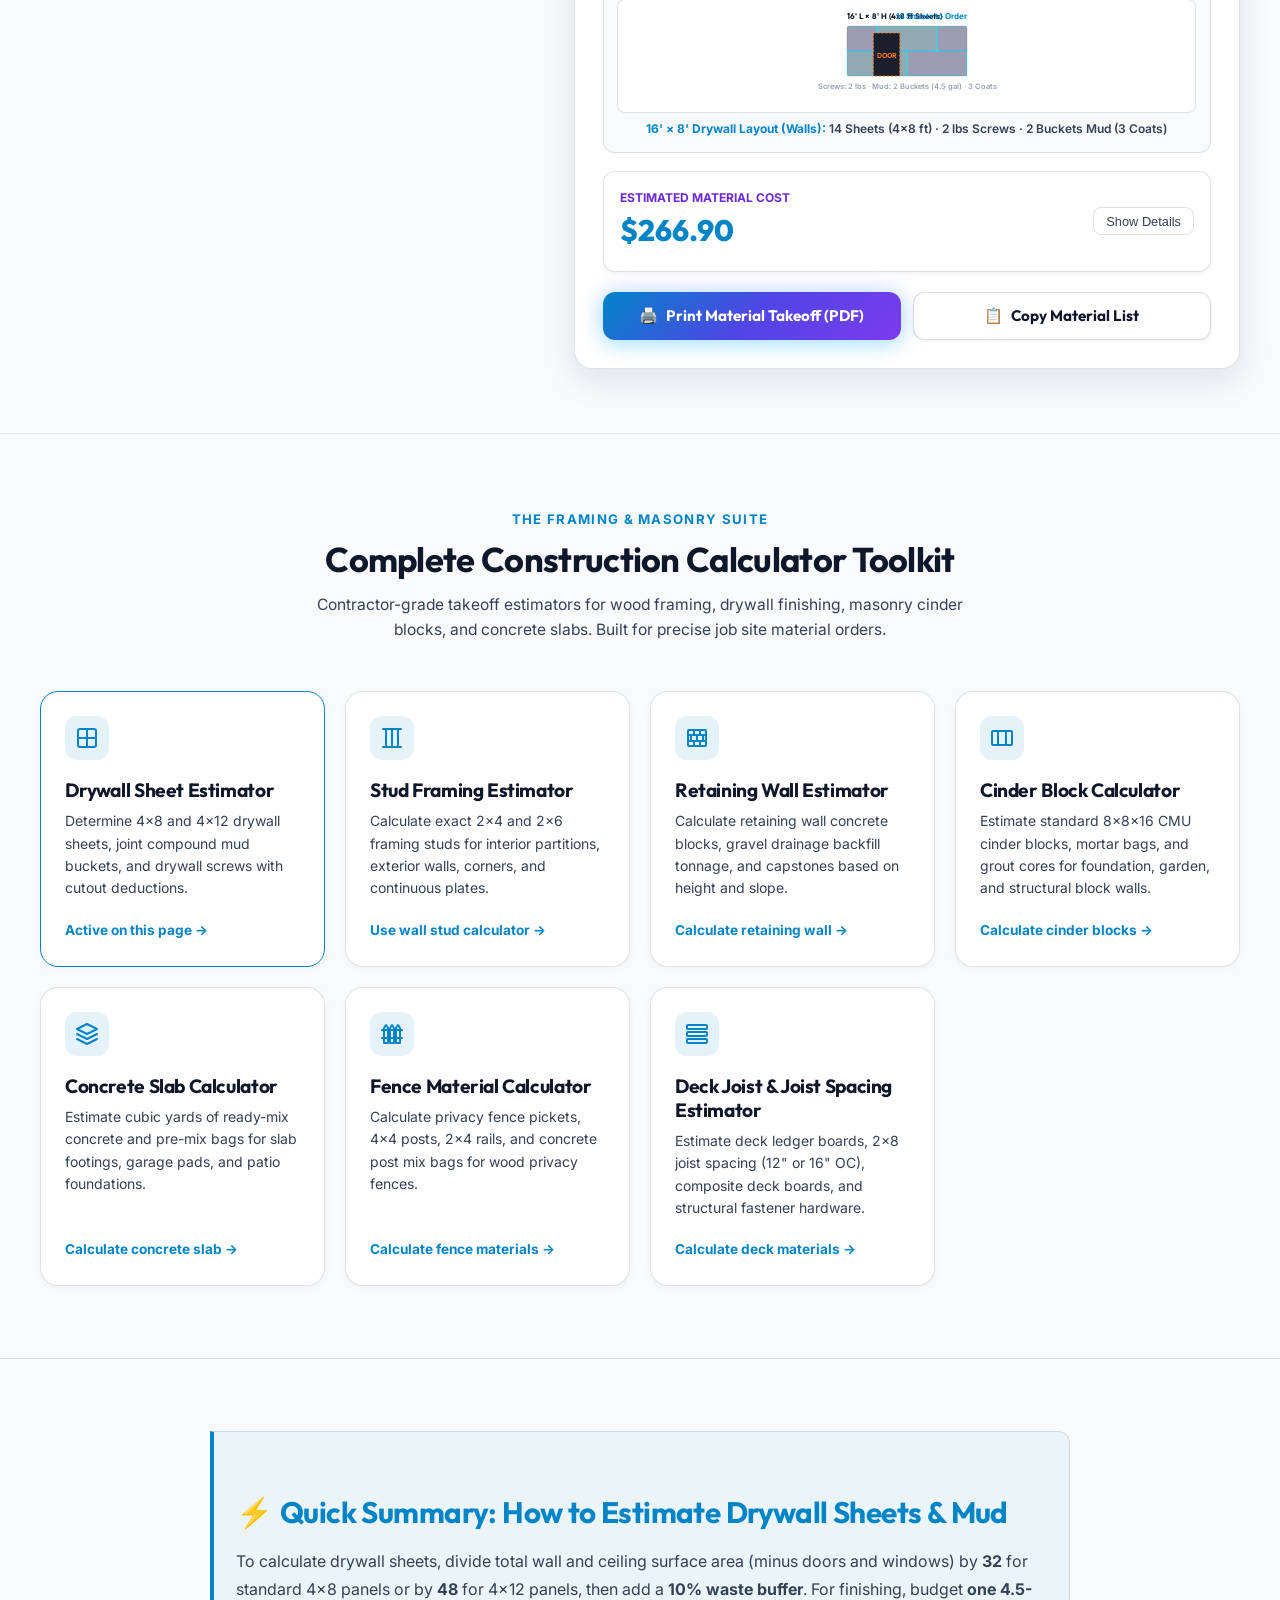
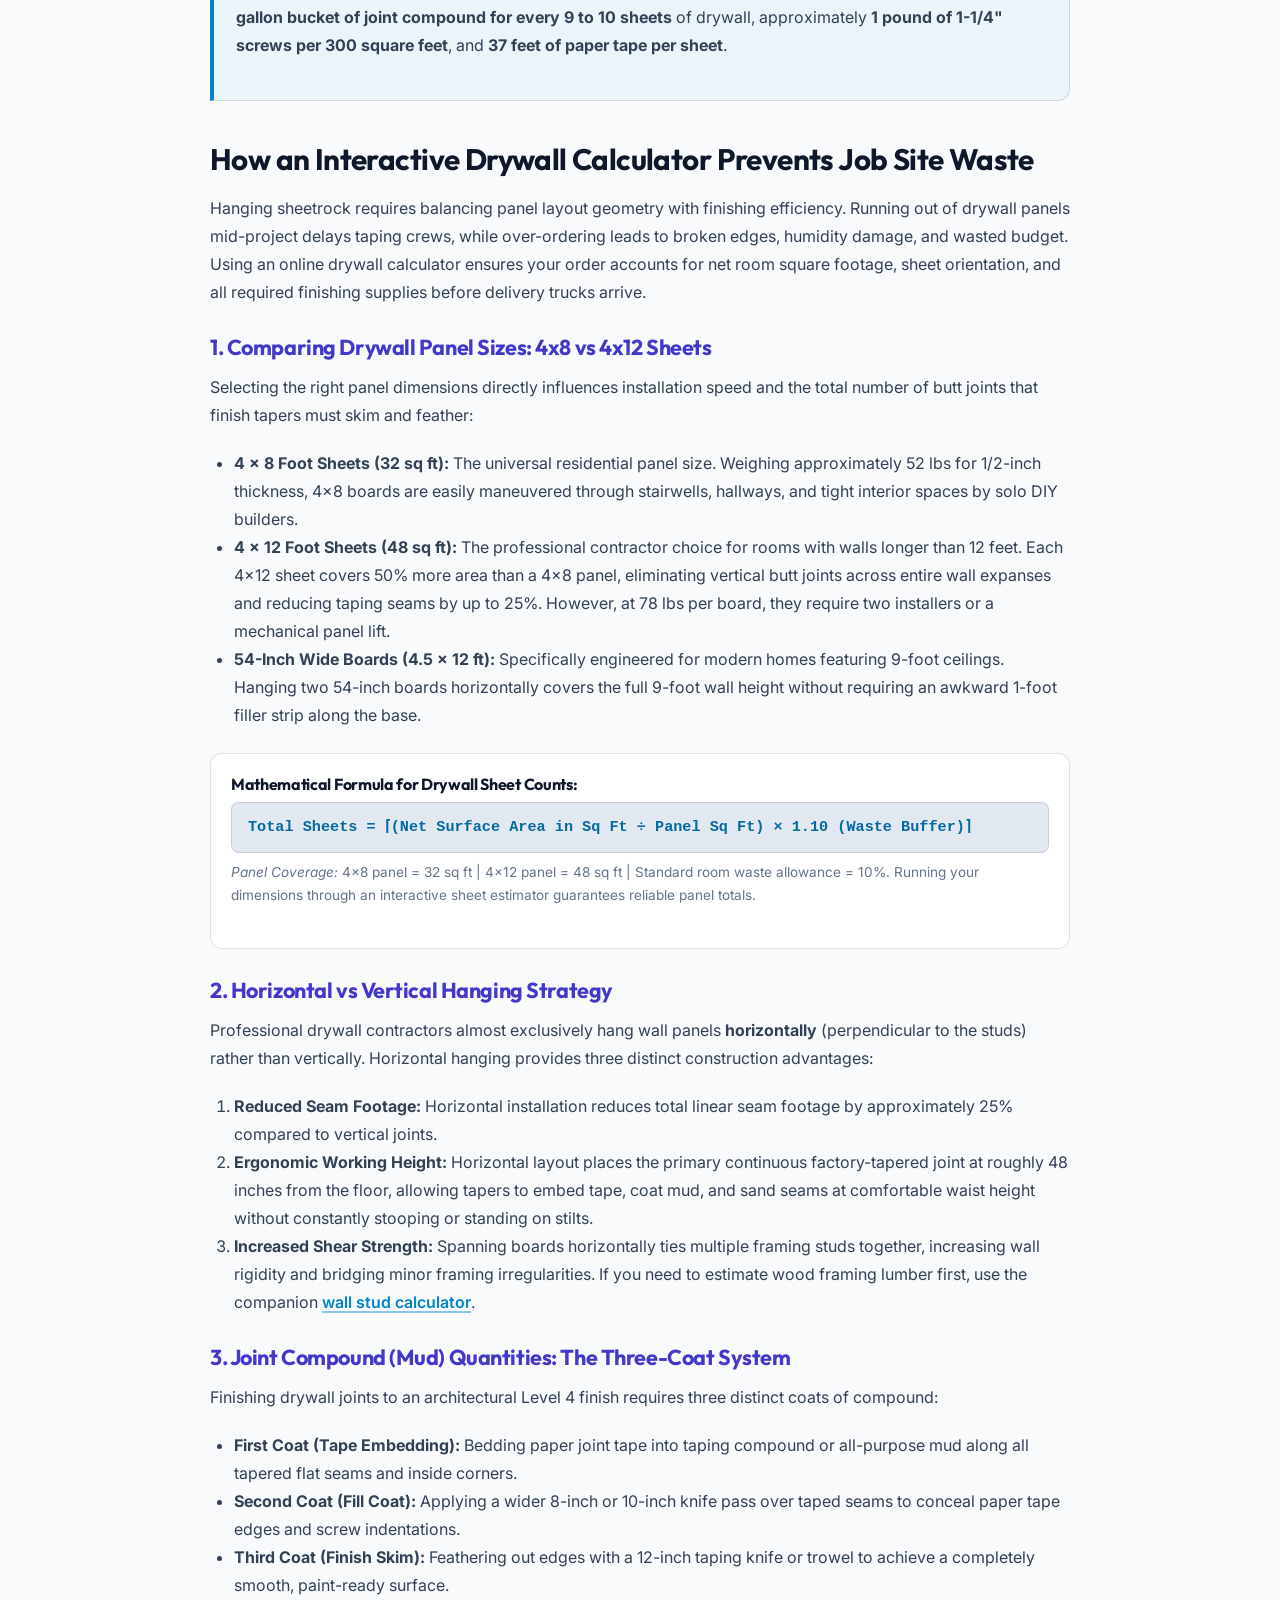
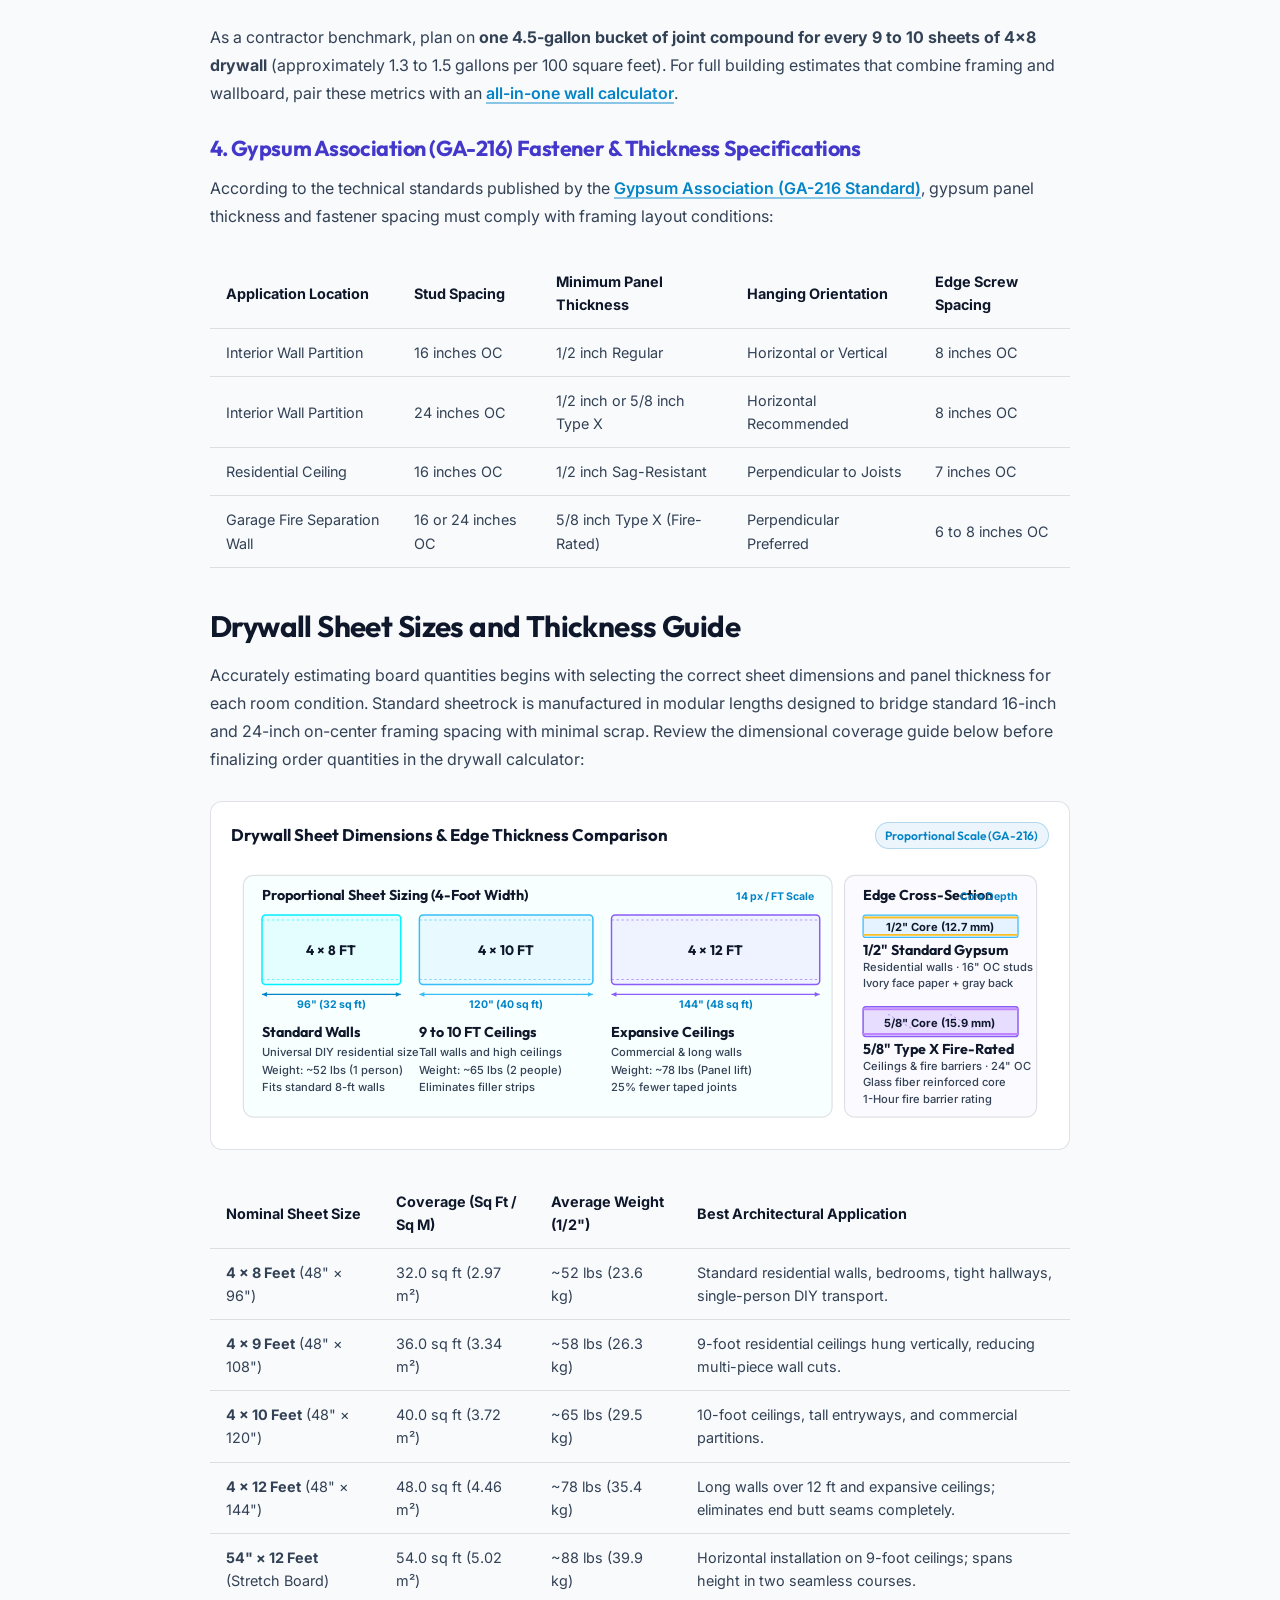
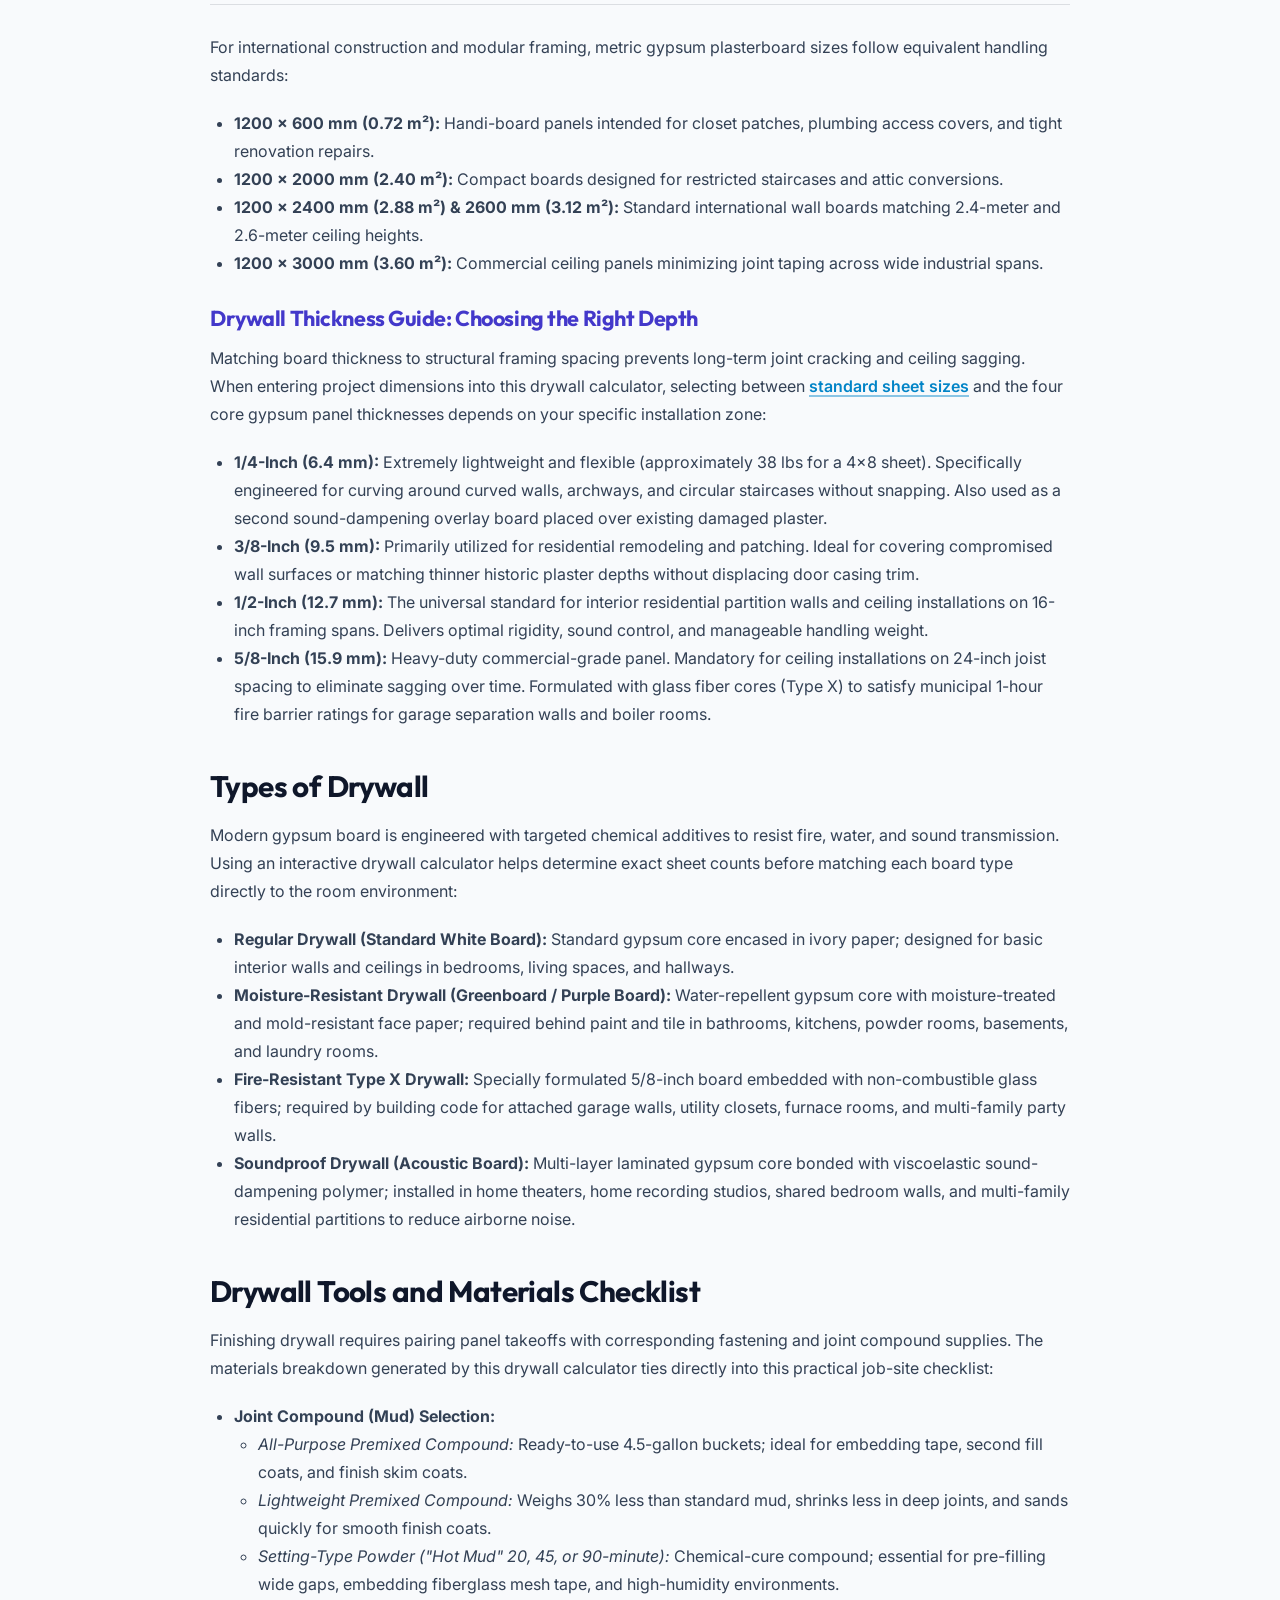
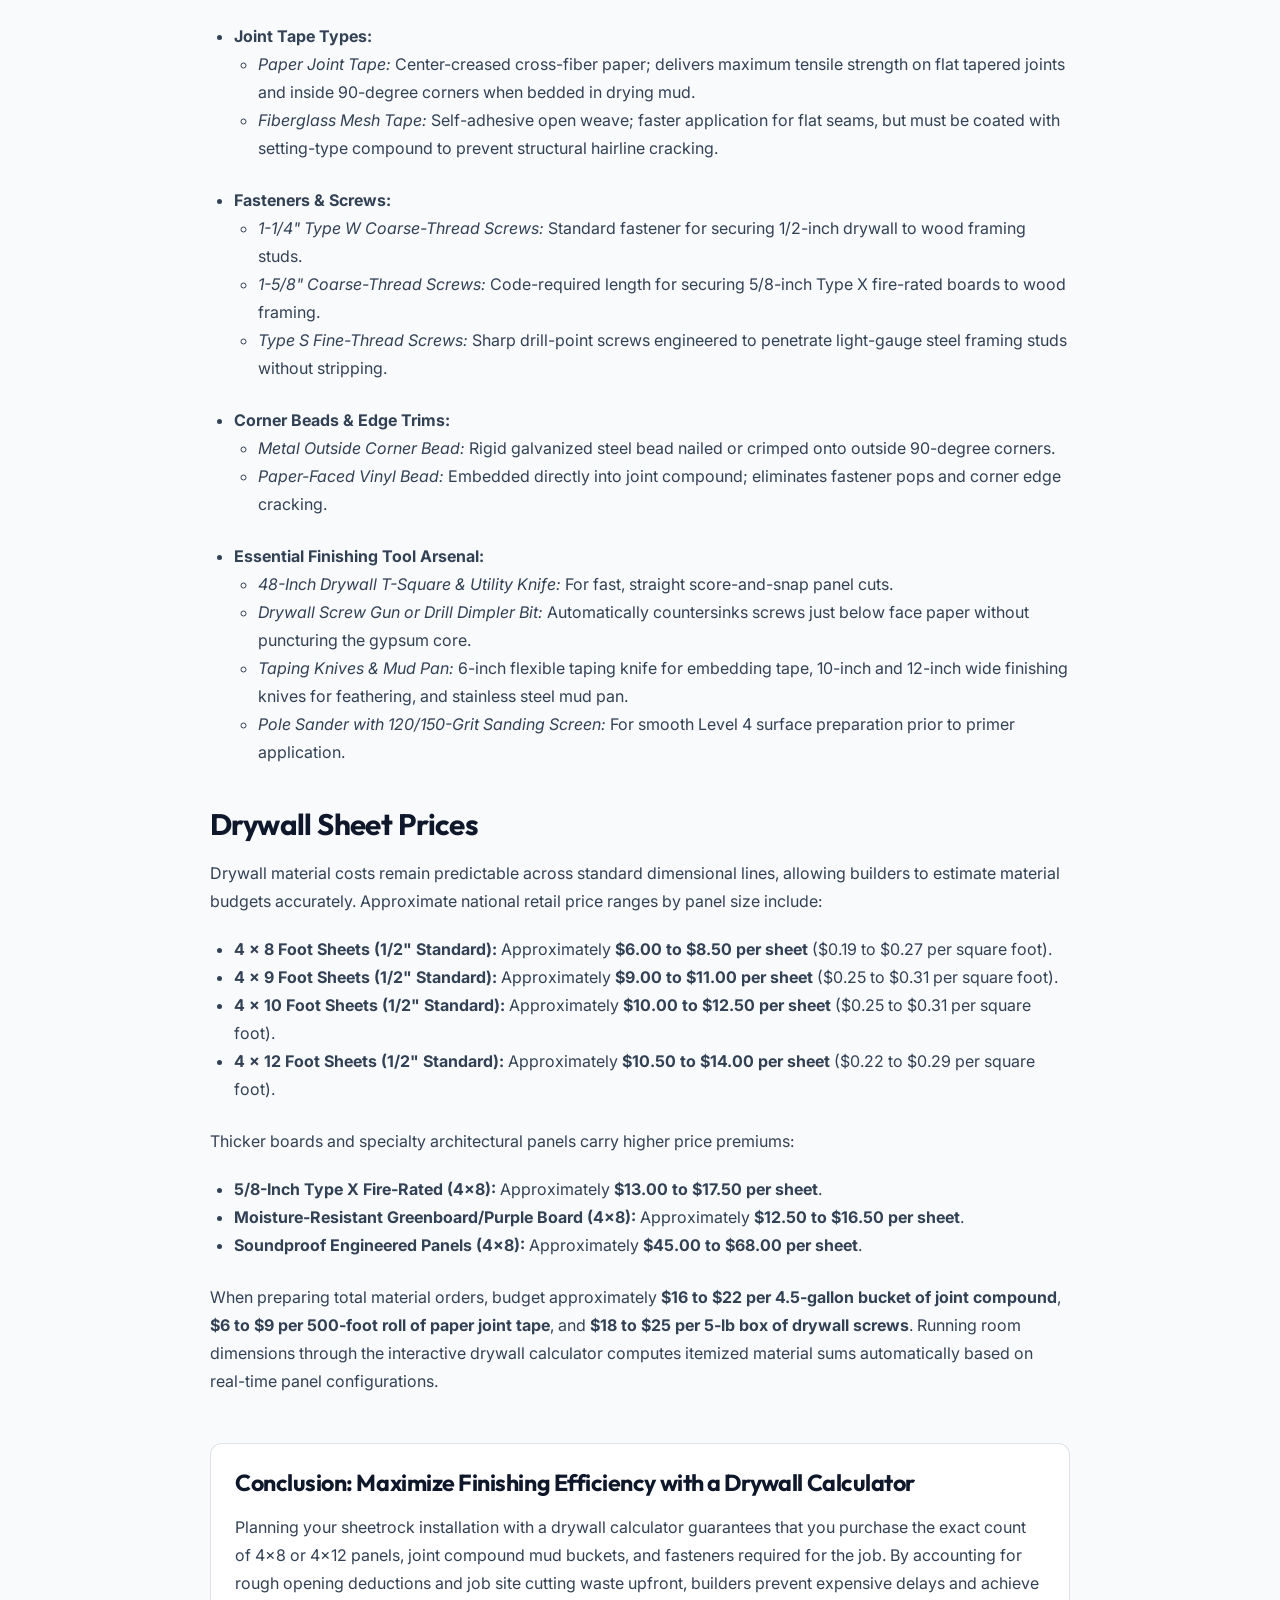
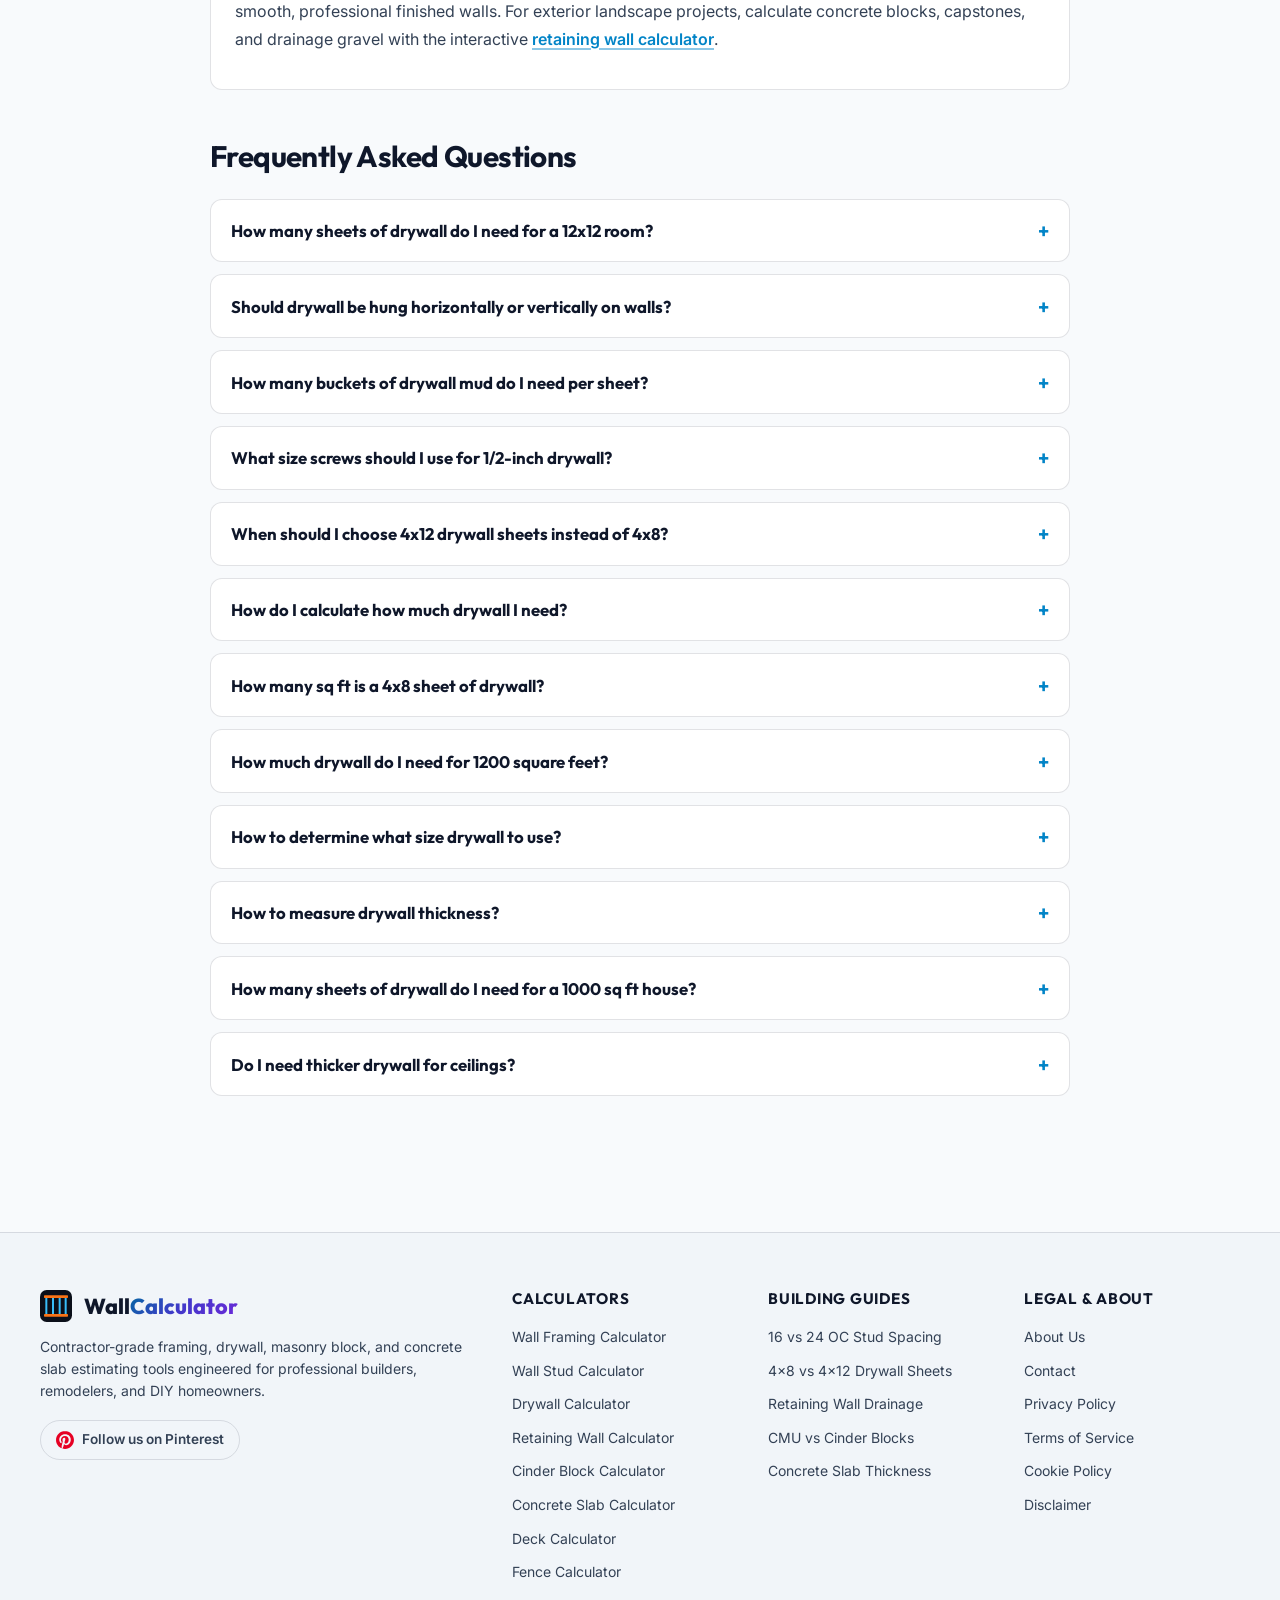
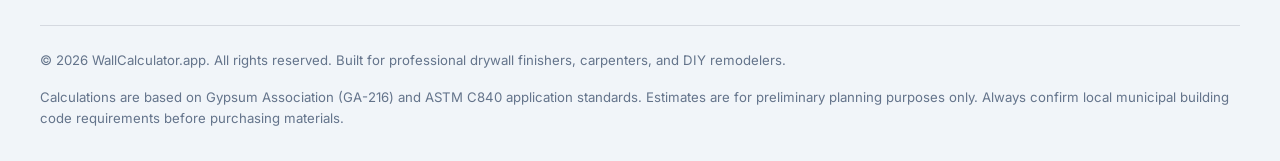
<file: drywall-calculator.html>
<!DOCTYPE html>
<html lang="en" data-theme="light">
<head>
  <script>
    (function() {
      try {
        var saved = localStorage.getItem('theme');
        if (saved) document.documentElement.setAttribute('data-theme', saved);
      } catch (e) {}
    })();
  </script>
  

  <meta charset="UTF-8">
  <meta name="viewport" content="width=device-width, initial-scale=1.0">
  <meta http-equiv="X-UA-Compatible" content="IE=edge">
  <meta name="google-site-verification" content="uwycXcCau8QxGhGAJXw8MdhRhaqfwocgm-C9AI3S3YY" />
  
  <!-- Primary Meta Tags -->
  <title>Drywall Calculator - Instant Sheet &amp; Mud Takeoff</title>
  <meta name="description" content="Calculate 4x8 and 4x12 panels, joint compound mud, and screws with this interactive drywall calculator. Get instant takeoffs and blueprints. Try it now!">
  <meta name="keywords" content="drywall calculator, drywall sheet calculator, sheetrock calculator, drywall mud calculator, drywall screws calculator, gypsum board takeoff">
  <link rel="canonical" href="https://wallcalculator.app/drywall-calculator">
  
  <!-- Open Graph / Facebook -->
  <meta property="og:type" content="website">
  <meta property="og:url" content="https://wallcalculator.app/drywall-calculator">
  <meta property="og:title" content="Drywall Calculator - Instant Sheet &amp; Mud Takeoff">
  <meta property="og:description" content="Calculate 4x8 and 4x12 panels, joint compound mud, and screws with this interactive drywall calculator. Get instant takeoffs and blueprints. Try it now!">
  <meta property="og:image" content="https://wallcalculator.app/og-image.jpg">

  <!-- Twitter -->
  <meta name="twitter:card" content="summary_large_image">
  <meta name="twitter:url" content="https://wallcalculator.app/drywall-calculator">
  <meta name="twitter:title" content="Drywall Calculator - Instant Sheet &amp; Mud Takeoff">
  <meta name="twitter:description" content="Calculate 4x8 and 4x12 panels, joint compound mud, and screws with this interactive drywall calculator. Get instant takeoffs and blueprints. Try it now!">
  <meta name="twitter:image" content="https://wallcalculator.app/og-image.jpg">

  <!-- Favicon -->
  <link rel="icon" type="image/svg+xml" href="/favicon.svg">
  <link rel="apple-touch-icon" href="/favicon.svg">

    <!-- Google Fonts - Asynchronous Non-Render-Blocking -->
  <link rel="preconnect" href="https://fonts.googleapis.com">
  <link rel="preconnect" href="https://fonts.gstatic.com" crossorigin>
  <link rel="preload" as="style" href="https://fonts.googleapis.com/css2?family=Inter:wght@400;500;600;700&family=Outfit:wght@500;600;700;800&display=swap">
  <link rel="stylesheet" href="https://fonts.googleapis.com/css2?family=Inter:wght@400;500;600;700&family=Outfit:wght@500;600;700;800&display=swap" media="print" onload="this.media='all'">
  <noscript>
    <link rel="stylesheet" href="https://fonts.googleapis.com/css2?family=Inter:wght@400;500;600;700&family=Outfit:wght@500;600;700;800&display=swap">
  </noscript>

  <!-- AI Agent Discovery (ARD & llms.txt) -->
  <link rel="alternate" type="application/json" href="/.well-known/ai-catalog.json" title="AI Agent Catalog">

  <!-- Inlined Master Stylesheet (Zero Network Round-Trips for Instant FCP) -->
  <style>
:root{--brand-primary:#00F0FF;--brand-primary-hover:#38BDF8;--brand-accent:#8B5CF6;--brand-accent-hover:#7C3AED;--brand-indigo:#6366F1;--brand-cyan:#06B6D4;--brand-pink:#EC4899;--brand-success:#10B981;--gradient-cta:linear-gradient(135deg,#00F0FF 0%,#3B82F6 45%,#8B5CF6 100%);--gradient-text:linear-gradient(135deg,#00F0FF 0%,#818CF8 50%,#C084FC 100%);--bg-body:#060714;--bg-surface:#0A0D22;--bg-card:rgba(14,18,41,0.85);--bg-card-hover:rgba(22,28,62,0.9);--bg-input:#090C1E;--border-color:rgba(139,92,246,0.22);--border-focus:#00F0FF;--text-main:#F8FAFC;--text-muted:#94A3B8;--text-dim:#64748B;--blueprint-grid:rgba(0,240,255,0.08);--blueprint-line:#00F0FF;--shadow-sm:0 2px 8px rgba(0,0,0,0.4);--shadow-md:0 8px 24px rgba(0,0,0,0.5),0 0 15px rgba(139,92,246,0.15);--shadow-lg:0 16px 40px rgba(0,0,0,0.6),0 0 30px rgba(0,240,255,0.15);--radius-sm:8px;--radius-md:12px;--radius-lg:18px;--radius-full:9999px;--transition:all 0.25s cubic-bezier(0.16,1,0.3,1)}[data-theme="light"]{--brand-primary:#0284C7;--brand-primary-hover:#0369A1;--brand-accent:#7C3AED;--brand-accent-hover:#6D28D9;--brand-indigo:#4F46E5;--brand-cyan:#0284C7;--brand-pink:#BE185D;--brand-success:#047857;--gradient-cta:linear-gradient(135deg,#0284C7 0%,#4F46E5 50%,#7C3AED 100%);--gradient-text:linear-gradient(135deg,#0369A1 0%,#4338CA 50%,#6D28D9 100%);--bg-body:#F8FAFC;--bg-surface:#FFFFFF;--bg-card:#FFFFFF;--bg-card-hover:#F1F5F9;--bg-input:#F8FAFC;--border-color:rgba(15,23,42,0.12);--border-focus:#0284C7;--text-main:#0F172A;--text-muted:#334155;--text-dim:#64748B;--blueprint-grid:rgba(2,132,199,0.08);--blueprint-line:#0284C7;--shadow-sm:0 2px 4px rgba(15,23,42,0.05);--shadow-md:0 6px 18px rgba(15,23,42,0.08);--shadow-lg:0 12px 32px rgba(15,23,42,0.1)}html{scroll-behavior:smooth;scroll-padding-top:72px}*,*::before,*::after{box-sizing:border-box;margin:0;padding:0}body{font-family:'Inter',-apple-system,BlinkMacSystemFont,'Segoe UI',Roboto,sans-serif;background-color:var(--bg-body);color:var(--text-main);line-height:1.6;-webkit-font-smoothing:antialiased;text-rendering:optimizeLegibility;transition:background-color 0.3s ease,color 0.3s ease;position:relative;overflow-x:hidden}body::before{content:'';position:absolute;top:-150px;left:20%;width:500px;height:500px;background:radial-gradient(circle,rgba(139,92,246,0.15) 0%,transparent 70%);pointer-events:none;z-index:0}body::after{content:'';position:absolute;top:300px;right:5%;width:600px;height:600px;background:radial-gradient(circle,rgba(0,240,255,0.1) 0%,transparent 70%);pointer-events:none;z-index:0}h1,h2,h3,h4,.font-heading{font-family:'Outfit',-apple-system,BlinkMacSystemFont,'Segoe UI',Roboto,sans-serif;font-weight:700;line-height:1.25;letter-spacing:-0.02em}a{color:inherit;text-decoration:none}.container{width:100%;max-width:1240px;margin:0 auto;padding:0 1.25rem;position:relative;z-index:1}.header-nav{position:sticky;top:0;z-index:100;background:rgba(6,7,20,0.85);backdrop-filter:blur(16px);-webkit-backdrop-filter:blur(16px);border-bottom:1px solid var(--border-color);transition:background 0.3s ease}[data-theme="light"] .header-nav{background:rgba(255,255,255,0.85)}.nav-inner{display:flex;align-items:center;justify-content:space-between;height:68px}.brand-logo{display:flex;align-items:center;gap:0.75rem;font-family:'Outfit',-apple-system,BlinkMacSystemFont,'Segoe UI',Roboto,sans-serif;font-size:1.35rem;font-weight:800}.brand-logo svg{width:32px;height:32px}.brand-logo span.accent{background:var(--gradient-text);-webkit-background-clip:text;-webkit-text-fill-color:transparent}.nav-links{display:flex;align-items:center;gap:1.5rem;list-style:none}.nav-links a{font-size:0.925rem;font-weight:500;color:var(--text-muted);transition:var(--transition);padding:0.4rem 0.6rem;border-radius:var(--radius-sm)}.nav-links a:hover,.nav-links a.active{color:var(--brand-primary);background:rgba(0,240,255,0.08)}[data-theme="light"] .nav-links a:hover,[data-theme="light"] .nav-links a.active{color:#0284C7;background:rgba(2,132,199,0.08)}.nav-actions{display:flex;align-items:center;gap:0.5rem}.btn-icon{background:var(--bg-card);border:1px solid var(--border-color);color:var(--text-main);width:38px;height:38px;border-radius:var(--radius-md);display:flex;align-items:center;justify-content:center;cursor:pointer;transition:var(--transition);font-size:1.05rem}.btn-icon:hover{background:var(--bg-card-hover);border-color:var(--brand-primary);box-shadow:0 0 12px rgba(0,240,255,0.3)}.mobile-menu-toggle{display:none}@media (max-width:768px){.nav-inner{height:58px}.brand-logo{font-size:1.15rem;gap:0.5rem}.brand-logo svg{width:26px;height:26px}.mobile-menu-toggle{display:flex}.nav-links{position:fixed;top:58px;left:0;right:0;background:var(--bg-surface);border-bottom:1px solid var(--border-color);box-shadow:var(--shadow-lg);flex-direction:column;align-items:stretch;gap:0.35rem;padding:1rem 1.25rem 1.25rem;display:none;z-index:999;backdrop-filter:blur(16px);-webkit-backdrop-filter:blur(16px)}.nav-links.mobile-open{display:flex;animation:menuSlideDown 0.22s cubic-bezier(0.16,1,0.3,1)}.nav-links a{font-size:0.95rem;padding:0.75rem 0.85rem;border-radius:var(--radius-sm);display:block;width:100%}@keyframes menuSlideDown{from{opacity:0;transform:translateY(-8px)}to{opacity:1;transform:translateY(0)}}}.hero-section{padding:3rem 0 4rem;position:relative;overflow:hidden}.hero-grid{display:grid;grid-template-columns:1fr 1.35fr;gap:2.5rem;align-items:start}@media (max-width:992px){.hero-section{padding:1.75rem 0 2.5rem}.hero-grid{grid-template-columns:1fr;gap:1.75rem}}@media (max-width:640px){.hero-section{padding:1.25rem 0 2rem}.hero-copy{text-align:center}.trust-badges{align-items:flex-start;text-align:left;margin:0 auto 1.25rem;max-width:480px}}.badge-pill{display:inline-flex;align-items:center;gap:0.5rem;background:rgba(139,92,246,0.15);color:#C084FC;border:1px solid rgba(139,92,246,0.35);padding:0.35rem 0.85rem;border-radius:var(--radius-full);font-size:0.8rem;font-weight:600;margin-bottom:1.25rem;backdrop-filter:blur(8px)}[data-theme="light"] .badge-pill{background:rgba(124,58,237,0.08);color:#6D28D9;border-color:rgba(124,58,237,0.28)}.hero-title{font-size:2.75rem;margin-bottom:1rem}.hero-title .accent{background:var(--gradient-text);-webkit-background-clip:text;-webkit-text-fill-color:transparent}.hero-subtitle{font-size:1.05rem;color:var(--text-muted);margin-bottom:1.75rem;line-height:1.65}.trust-badges{display:flex;flex-direction:column;gap:0.75rem;margin-bottom:2rem}.trust-item{display:flex;align-items:center;gap:0.6rem;font-size:0.9rem;color:var(--text-muted)}.trust-item span.icon{font-size:1.15rem}.calc-card{background:var(--bg-card);backdrop-filter:blur(16px);-webkit-backdrop-filter:blur(16px);border:1px solid var(--border-color);border-radius:var(--radius-lg);padding:1.75rem;box-shadow:var(--shadow-lg);position:relative}.mode-tabs{display:grid;grid-template-columns:repeat(3,1fr);gap:0.4rem;background:var(--bg-input);padding:0.3rem;border-radius:var(--radius-md);margin-bottom:1.5rem;border:1px solid rgba(255,255,255,0.05)}.tab-label-short{display:none}.tab-label-full{display:inline}.mode-btn{background:transparent;border:none;color:var(--text-muted);font-family:'Inter',sans-serif;font-size:0.85rem;font-weight:600;padding:0.6rem 0.5rem;border-radius:var(--radius-sm);cursor:pointer;transition:var(--transition);text-align:center}.mode-btn.active{background:rgba(0,240,255,0.12);color:#00F0FF;border:1px solid rgba(0,240,255,0.35);box-shadow:0 0 12px rgba(0,240,255,0.2)}[data-theme="light"] .mode-btn.active{background:rgba(2,132,199,0.1);color:#0369A1;border:1px solid #0284C7;box-shadow:0 2px 8px rgba(2,132,199,0.15)}.form-row-2{display:grid;grid-template-columns:1fr 1fr;gap:1rem;margin-bottom:1.25rem}.form-group{display:flex;flex-direction:column;gap:0.4rem}.form-label{font-size:0.825rem;font-weight:600;color:var(--text-muted);text-transform:uppercase;letter-spacing:0.05em;display:flex;justify-content:space-between}.input-with-unit{position:relative;display:flex;align-items:center}.form-input{width:100%;background:var(--bg-input);border:1px solid var(--border-color);color:var(--text-main);font-size:1.05rem;font-weight:600;padding:0.75rem 2.75rem 0.75rem 0.85rem;border-radius:var(--radius-md);outline:none;transition:var(--transition)}.form-input:focus{border-color:var(--border-focus);box-shadow:0 0 0 3px rgba(0,240,255,0.25)}.unit-tag{position:absolute;right:0.85rem;font-size:0.825rem;font-weight:700;color:var(--brand-primary);pointer-events:none}.pill-group{display:grid;grid-template-columns:repeat(2,1fr);gap:0.5rem}.pill-group.cols-3{grid-template-columns:repeat(3,1fr)}.pill-group.cols-4{grid-template-columns:repeat(4,1fr)}@media (max-width:640px){.pill-group.cols-3,.pill-group.cols-4{grid-template-columns:repeat(2,1fr)}}.pill-option{position:relative}.pill-option input[type="radio"]{position:absolute;opacity:0;cursor:pointer}.pill-label{display:flex;flex-direction:column;align-items:center;justify-content:center;background:var(--bg-input);border:1px solid var(--border-color);padding:0.6rem 0.5rem;border-radius:var(--radius-md);font-size:0.85rem;font-weight:600;color:var(--text-muted);cursor:pointer;transition:var(--transition);text-align:center}.pill-option input[type="radio"]:checked+.pill-label{border-color:#00F0FF;background:rgba(0,240,255,0.1);color:#00F0FF;box-shadow:0 0 12px rgba(0,240,255,0.2)}[data-theme="light"] .pill-option input[type="radio"]:checked+.pill-label{border-color:#0284C7;background:rgba(2,132,199,0.08);color:#0284C7;box-shadow:0 2px 8px rgba(2,132,199,0.15)}.pill-desc{font-size:0.72rem;font-weight:400;color:var(--text-dim);margin-top:0.15rem}.openings-box{background:rgba(0,0,0,0.25);border:1px dashed var(--border-color);padding:0.85rem;border-radius:var(--radius-md);margin-bottom:1.25rem}[data-theme="light"] .openings-box{background:#F1F5F9;border-color:rgba(15,23,42,0.15)}.openings-header{display:flex;justify-content:space-between;align-items:center;font-size:0.85rem;font-weight:600;color:var(--text-muted);margin-bottom:0.6rem}.openings-inputs{display:grid;grid-template-columns:1fr 1fr;gap:0.75rem}@media (max-width:640px){.openings-inputs{grid-template-columns:1fr 1fr !important}}.slider-container{margin-bottom:1.25rem}.slider-header{display:flex;justify-content:space-between;font-size:0.825rem;font-weight:600;color:var(--text-muted);margin-bottom:0.35rem}.range-slider{width:100%;accent-color:#00F0FF;cursor:pointer}.blueprint-wrapper{background:#04050E;border:1px solid rgba(0,240,255,0.3);border-radius:var(--radius-md);padding:1rem;margin-bottom:1.5rem;position:relative;overflow:hidden;background-image:linear-gradient(var(--blueprint-grid) 1px,transparent 1px),linear-gradient(90deg,var(--blueprint-grid) 1px,transparent 1px);background-size:20px 20px;box-shadow:inset 0 0 20px rgba(0,240,255,0.05)}.blueprint-header{display:flex;justify-content:space-between;align-items:center;margin-bottom:0.5rem;font-size:0.75rem;font-weight:700;text-transform:uppercase;color:#00F0FF;letter-spacing:0.08em}#blueprint-svg{width:100%;height:180px;display:block;overflow:visible}.blueprint-legend{display:flex;gap:1.25rem;margin-top:0.5rem;font-size:0.725rem;color:#94A3B8}.legend-item{display:flex;align-items:center;gap:0.35rem}.legend-color{width:10px;height:10px;border-radius:2px}.results-section{border-top:1px solid var(--border-color);padding-top:1.5rem}.results-title{font-size:1rem;font-weight:700;margin-bottom:1rem;display:flex;align-items:center;justify-content:space-between}.results-grid{display:grid;grid-template-columns:repeat(3,1fr);gap:0.75rem;margin-bottom:1.25rem}@media (max-width:640px){.results-grid{grid-template-columns:repeat(2,1fr);gap:0.5rem;margin-bottom:1rem}}.takeoff-card{background:var(--bg-surface);border:1px solid var(--border-color);padding:0.85rem;border-radius:var(--radius-md);display:flex;flex-direction:column}.takeoff-card.highlight{border-color:var(--brand-primary);background:rgba(0,240,255,0.08);box-shadow:0 0 15px rgba(0,240,255,0.15)}[data-theme="light"] .takeoff-card.highlight{background:rgba(2,132,199,0.06);border-color:#0284C7;box-shadow:0 2px 10px rgba(2,132,199,0.1)}.takeoff-card.accent{border-color:var(--brand-accent);background:rgba(139,92,246,0.08);box-shadow:0 0 15px rgba(139,92,246,0.15)}[data-theme="light"] .takeoff-card.accent{background:rgba(124,58,237,0.06);border-color:#7C3AED;box-shadow:0 2px 10px rgba(124,58,237,0.1)}.takeoff-label{font-size:0.75rem;font-weight:600;color:var(--text-dim);text-transform:uppercase}.takeoff-val{font-family:'Outfit',-apple-system,BlinkMacSystemFont,'Segoe UI',Roboto,sans-serif;font-size:1.65rem;font-weight:800;color:var(--text-main);margin:0.2rem 0}.takeoff-sub{font-size:0.72rem;color:var(--text-muted)}.cost-estimation-box{background:var(--bg-surface);border:1px solid var(--border-color);border-radius:var(--radius-md);padding:1rem;margin-bottom:1.25rem;display:flex;justify-content:space-between;align-items:center}[data-theme="light"] .cost-estimation-box{background:#FFFFFF;box-shadow:var(--shadow-sm)}.cost-total-display{display:flex;flex-direction:column}.cost-total-display .label{font-size:0.75rem;font-weight:700;text-transform:uppercase;color:var(--brand-accent)}[data-theme="light"] .cost-total-display .label{color:#6D28D9}.cost-total-display .number{font-family:'Outfit',-apple-system,BlinkMacSystemFont,'Segoe UI',Roboto,sans-serif;font-size:1.85rem;font-weight:800;color:var(--brand-primary);text-shadow:0 0 15px rgba(0,240,255,0.4)}[data-theme="light"] .cost-total-display .number{color:#0284C7;text-shadow:none}.btn-toggle-costs{font-size:0.8rem;color:var(--text-muted);background:transparent;border:1px solid var(--border-color);padding:0.35rem 0.75rem;border-radius:var(--radius-sm);cursor:pointer;transition:var(--transition)}.btn-toggle-costs:hover{color:#00F0FF;border-color:#00F0FF}.cost-breakdown-details{display:none;padding-top:0.85rem;margin-top:0.85rem;border-top:1px dashed var(--border-color)}.cost-breakdown-details.open{display:block}.cost-table{width:100%;font-size:0.825rem;border-collapse:collapse}.cost-table td{padding:0.4rem 0.2rem;color:var(--text-muted)}.cost-table td.cost-num{text-align:right;font-weight:600;color:var(--text-main)}.action-buttons{display:grid;grid-template-columns:1fr 1fr;gap:0.75rem}.btn-primary{background:var(--gradient-cta);color:#FFFFFF;border:none;font-family:'Outfit',-apple-system,BlinkMacSystemFont,'Segoe UI',Roboto,sans-serif;font-size:0.95rem;font-weight:700;padding:0.85rem 1.25rem;border-radius:var(--radius-md);cursor:pointer;display:flex;align-items:center;justify-content:center;gap:0.5rem;transition:var(--transition);box-shadow:0 4px 20px rgba(0,240,255,0.3),0 0 25px rgba(139,92,246,0.25)}.btn-primary:hover{transform:translateY(-2px);box-shadow:0 6px 24px rgba(0,240,255,0.45),0 0 35px rgba(139,92,246,0.35)}.btn-secondary{background:rgba(255,255,255,0.05);color:var(--text-main);border:1px solid var(--border-color);font-family:'Outfit',-apple-system,BlinkMacSystemFont,'Segoe UI',Roboto,sans-serif;font-size:0.95rem;font-weight:700;padding:0.85rem 1.25rem;border-radius:var(--radius-md);cursor:pointer;display:flex;align-items:center;justify-content:center;gap:0.5rem;transition:var(--transition)}.btn-secondary:hover{background:rgba(255,255,255,0.1);border-color:var(--brand-primary)}[data-theme="light"] .btn-secondary{background:#FFFFFF;color:#0F172A;border-color:rgba(15,23,42,0.15);box-shadow:0 1px 3px rgba(15,23,42,0.08)}[data-theme="light"] .btn-secondary:hover{background:#F8FAFC;border-color:#0284C7;color:#0284C7}.suite-section{padding:4.5rem 0;border-top:1px solid var(--border-color);background:rgba(6,7,20,0.5)}[data-theme="light"] .suite-section{background:#F8FAFC;border-top:1px solid rgba(15,23,42,0.08)}.section-head{text-align:center;max-width:650px;margin:0 auto 3rem}.section-eyebrow{display:inline-block;color:var(--brand-primary);font-size:0.825rem;font-weight:700;text-transform:uppercase;letter-spacing:0.1em;margin-bottom:0.5rem}[data-theme="light"] .section-eyebrow{color:#0284C7}.section-title{font-size:2.15rem;margin-bottom:0.75rem}.section-subtitle{color:var(--text-muted);font-size:0.975rem}.tools-grid{display:grid;grid-template-columns:repeat(auto-fit,minmax(280px,1fr));gap:1.25rem}.tool-card{background:var(--bg-card);border:1px solid var(--border-color);border-radius:var(--radius-lg);padding:1.5rem;display:flex;flex-direction:column;transition:var(--transition)}[data-theme="light"] .tool-card{background:#FFFFFF;border-color:rgba(15,23,42,0.12);box-shadow:0 2px 10px rgba(15,23,42,0.04)}.tool-card:hover{transform:translateY(-4px);border-color:var(--brand-primary);box-shadow:0 8px 30px rgba(0,0,0,0.5),0 0 20px rgba(0,240,255,0.2)}[data-theme="light"] .tool-card:hover{border-color:#0284C7;box-shadow:0 8px 24px rgba(15,23,42,0.08)}.tool-card-icon{width:44px;height:44px;border-radius:var(--radius-md);background:rgba(0,240,255,0.1);color:var(--brand-primary);display:flex;align-items:center;justify-content:center;margin-bottom:1.15rem}[data-theme="light"] .tool-card-icon{background:rgba(2,132,199,0.1);color:#0284C7}.tool-card-icon svg{width:24px;height:24px}.tool-card-title{font-size:1.2rem;margin-bottom:0.5rem;color:var(--text-main)}.tool-card-desc{font-size:0.875rem;color:var(--text-muted);margin-bottom:1.25rem;flex-grow:1}.tool-card-link{font-size:0.85rem;font-weight:700;color:var(--brand-primary);display:flex;align-items:center;gap:0.35rem}[data-theme="light"] .tool-card-link{color:#0284C7}.article-section{padding:4.5rem 0;border-top:1px solid var(--border-color)}.prose-content{max-width:860px;margin:0 auto}.aeo-direct-box{background:rgba(139,92,246,0.1);border-left:4px solid var(--brand-primary);border-radius:0 var(--radius-md) var(--radius-md) 0;padding:1.35rem;margin-bottom:2.5rem;border-top:1px solid var(--border-color);border-right:1px solid var(--border-color);border-bottom:1px solid var(--border-color)}[data-theme="light"] .aeo-direct-box{background:rgba(2,132,199,0.05);border-left-color:#0284C7}.aeo-title{font-size:1.05rem;font-weight:700;color:var(--brand-primary);display:flex;align-items:center;gap:0.5rem;margin-bottom:0.5rem}[data-theme="light"] .aeo-title{color:#0284C7}.aeo-text{font-size:0.95rem;line-height:1.7}.prose-content h2{font-size:1.85rem;margin:2.5rem 0 1rem;color:var(--text-main)}.prose-content h3{font-size:1.35rem;margin:1.75rem 0 0.75rem;color:#C084FC}[data-theme="light"] .prose-content h3{color:#4338CA}.prose-content p{color:var(--text-muted);font-size:1rem;line-height:1.75;margin-bottom:1.25rem}.prose-content a,.article-section a{color:#00F0FF;text-decoration:underline;text-underline-offset:3px;text-decoration-thickness:1.5px;font-weight:600;transition:var(--transition)}.prose-content a:hover,.article-section a:hover{color:#8B5CF6;text-decoration-thickness:2.5px}[data-theme="light"] .prose-content a,[data-theme="light"] .article-section a{color:#0284C7;text-decoration-color:rgba(2,132,199,0.45)}[data-theme="light"] .prose-content a:hover,[data-theme="light"] .article-section a:hover{color:#0369A1;text-decoration-color:#0369A1}.prose-content ul,.prose-content ol{color:var(--text-muted);padding-left:1.5rem;margin-bottom:1.5rem;line-height:1.75}.formula-card{background:var(--bg-card);border:1px solid var(--border-color);border-radius:var(--radius-md);padding:1.25rem;margin:1.5rem 0}.formula-code{background:var(--bg-input);padding:0.75rem 1rem;border-radius:var(--radius-sm);font-family:'Courier New',Courier,monospace;font-size:0.95rem;color:var(--brand-primary);font-weight:700;display:block;margin:0.5rem 0;border:1px solid var(--border-color);overflow-x:auto;white-space:nowrap;-webkit-overflow-scrolling:touch}[data-theme="light"] .formula-code{color:#0369A1;background:#E2E8F0}.data-table-wrapper{overflow-x:auto;margin:1.75rem 0}.data-table{width:100%;border-collapse:collapse;font-size:0.9rem}.data-table th,.data-table td{padding:0.75rem 1rem;text-align:left;border-bottom:1px solid var(--border-color)}.data-table th{background:var(--bg-input);color:var(--text-main);font-weight:700}.data-table td{color:var(--text-muted)}.faq-list{display:flex;flex-direction:column;gap:0.75rem;margin-top:1.5rem}.faq-item{background:var(--bg-card);border:1px solid var(--border-color);border-radius:var(--radius-md);overflow:hidden;transition:var(--transition)}.faq-question{width:100%;background:transparent;border:none;padding:1.15rem 1.25rem;text-align:left;font-family:'Outfit',-apple-system,BlinkMacSystemFont,'Segoe UI',Roboto,sans-serif;font-size:1.05rem;font-weight:700;color:var(--text-main);cursor:pointer;display:flex;justify-content:space-between;align-items:center}.faq-icon{font-size:1.25rem;color:var(--brand-primary);transition:transform 0.2s ease}[data-theme="light"] .faq-icon{color:#0284C7}.faq-item.open .faq-icon{transform:rotate(45deg)}.faq-answer{max-height:0;overflow:hidden;transition:max-height 0.3s cubic-bezier(0,1,0,1);padding:0 1.25rem;color:var(--text-muted);font-size:0.925rem;line-height:1.7}.faq-item.open .faq-answer{max-height:500px;padding-bottom:1.25rem;transition:max-height 0.3s ease-in-out}.site-footer{background:#04050D;border-top:1px solid var(--border-color);padding:3.5rem 0 2rem;margin-top:4rem}
[data-theme="light"] .site-footer{background:#F1F5F9;border-top-color:rgba(15,23,42,0.12)}
.footer-grid{display:grid;grid-template-columns:2fr repeat(3,1fr);gap:2.5rem;margin-bottom:2.5rem}
@media (max-width:850px){.footer-grid{grid-template-columns:1fr 1fr;gap:2rem}}
@media (max-width:520px){.footer-grid{grid-template-columns:1fr;gap:1.5rem}}
.footer-brand p{font-size:0.875rem;color:var(--text-muted);margin-top:0.75rem;line-height:1.6}.site-footer .footer-social{display:flex;gap:.75rem;margin-top:1.1rem}.site-footer .footer-social a{display:inline-flex;align-items:center;gap:.5rem;padding:.5rem .95rem;border:1px solid var(--border-color);border-radius:var(--radius-full);font-size:.85rem;font-weight:600;color:var(--text-muted);transition:var(--transition);text-decoration:none}.site-footer .footer-social a svg{width:18px;height:18px;flex-shrink:0}.site-footer .footer-social a:hover{color:#E60023;border-color:rgba(230,0,35,.55);transform:translateY(-1px)}
.footer-col h4{font-size:0.95rem;text-transform:uppercase;letter-spacing:0.05em;color:var(--text-main);margin-bottom:1rem}
.footer-col ul{list-style:none;display:flex;flex-direction:column;gap:0.5rem;padding:0;margin:0}
.footer-col a{font-size:0.875rem;color:var(--text-muted);transition:var(--transition);text-decoration:none}
.footer-col a:hover{color:var(--brand-primary)}
.footer-bottom{border-top:1px solid var(--border-color);padding-top:1.5rem;display:flex;justify-content:space-between;align-items:center;flex-wrap:wrap;gap:1rem;font-size:0.825rem;color:var(--text-dim)}
.back-to-top{position:fixed;bottom:1.5rem;right:1.5rem;width:44px;height:44px;border-radius:var(--radius-md,12px);background:var(--bg-card,rgba(14,18,41,0.9));color:var(--brand-primary,#00F0FF);border:1px solid var(--border-color,rgba(139,92,246,0.3));box-shadow:0 4px 16px rgba(0,0,0,0.4),0 0 10px rgba(0,240,255,0.15);display:flex;align-items:center;justify-content:center;cursor:pointer;z-index:90;opacity:0;visibility:hidden;transform:translateY(12px);transition:opacity 0.25s ease,visibility 0.25s ease,transform 0.25s ease,background-color 0.2s,border-color 0.2s;backdrop-filter:blur(12px);-webkit-backdrop-filter:blur(12px)}
.back-to-top.visible{opacity:1;visibility:visible;transform:translateY(0)}
.back-to-top:hover{background:var(--bg-card-hover,rgba(22,28,62,0.95));border-color:var(--brand-primary,#00F0FF);color:#FFFFFF;box-shadow:0 6px 20px rgba(0,0,0,0.5),0 0 15px rgba(0,240,255,0.3);transform:translateY(-2px)}
.back-to-top:focus-visible{outline:2px solid var(--brand-primary,#00F0FF);outline-offset:3px}
[data-theme="light"] .back-to-top{background:#FFFFFF;color:#0284C7;border-color:rgba(15,23,42,0.15);box-shadow:0 4px 12px rgba(15,23,42,0.1)}
[data-theme="light"] .back-to-top:hover{background:#F8FAFC;border-color:#0284C7;color:#0369A1;box-shadow:0 6px 16px rgba(2,132,199,0.2)}
@media (max-width:640px){.back-to-top{bottom:1.15rem;right:1.15rem;width:40px;height:40px}}
@media print{.back-to-top{display:none !important}}@media (max-width:768px){.container{padding:0 1rem}.hero-section{padding:1.25rem 0 2rem}.hero-title{font-size:1.95rem;line-height:1.22;margin-bottom:0.75rem}.hero-subtitle{font-size:0.925rem;line-height:1.55;margin-bottom:1.25rem}.badge-pill{font-size:0.72rem;padding:0.25rem 0.65rem;margin-bottom:0.85rem;max-width:100%;white-space:normal;text-align:center}.suite-section{padding:2.75rem 0}.section-title{font-size:1.7rem}.section-head{margin-bottom:1.75rem}.tools-grid{grid-template-columns:1fr;gap:1rem}.article-section{padding:2.75rem 0}.prose-content h2{font-size:1.45rem;margin:2rem 0 0.85rem}.prose-content h3{font-size:1.2rem;margin:1.5rem 0 0.65rem}.data-table-wrapper{margin:1.25rem -0.5rem;padding:0 0.5rem;overflow-x:auto;-webkit-overflow-scrolling:touch}.data-table th,.data-table td{padding:0.55rem 0.65rem;font-size:0.8rem;white-space:nowrap}.faq-question{padding:0.95rem 1rem;font-size:0.95rem}.site-footer{padding:2.25rem 0}.footer-links{flex-wrap:wrap;gap:0.75rem 1.25rem}}@media (max-width:540px){.hero-title{font-size:1.7rem}.calc-card{padding:1.15rem 0.85rem;border-radius:var(--radius-md)}.tab-label-short{display:inline}.tab-label-full{display:none}.mode-tabs{gap:0.25rem;padding:0.25rem;margin-bottom:1.25rem}.mode-btn{font-size:0.75rem;padding:0.5rem 0.25rem}.form-row-2{gap:0.5rem}.form-label{font-size:0.75rem;flex-direction:column;align-items:flex-start;gap:0.15rem}.form-label span:last-child{font-size:0.68rem;font-weight:500;opacity:0.75}.form-input{font-size:0.95rem;padding:0.65rem 2.25rem 0.65rem 0.65rem}.unit-tag{right:0.65rem;font-size:0.75rem}.pill-group{gap:0.35rem}.pill-label{padding:0.5rem 0.25rem;font-size:0.775rem}.pill-desc{font-size:0.65rem}.openings-inputs{gap:0.5rem}.blueprint-wrapper{padding:0.75rem 0.5rem;margin-bottom:1.25rem}#blueprint-svg{height:150px}.blueprint-legend{flex-wrap:wrap;gap:0.5rem 0.85rem;justify-content:center;font-size:0.7rem}.takeoff-card{padding:0.65rem 0.5rem}.takeoff-label{font-size:0.68rem}.takeoff-val{font-size:1.35rem}.takeoff-sub{font-size:0.65rem}.cost-estimation-box{flex-direction:column;align-items:stretch;text-align:center;gap:0.75rem;padding:0.85rem}.cost-total-display{align-items:center}.cost-total-display .number{font-size:1.65rem}.btn-toggle-costs{width:100%;padding:0.5rem}.action-buttons{grid-template-columns:1fr;gap:0.5rem}.btn-primary,.btn-secondary{padding:0.75rem 1rem;font-size:0.9rem;width:100%}}@media print{body{background:#FFFFFF !important;color:#000000 !important}.header-nav,.suite-section,.article-section,.site-footer,.action-buttons,.mode-tabs{display:none !important}.hero-grid{grid-template-columns:1fr !important}.calc-card{border:none !important;box-shadow:none !important;padding:0 !important}.blueprint-wrapper{background:#FFFFFF !important;border:1px solid #000000 !important}.takeoff-card{border:1px solid #CCCCCC !important;color:#000000 !important}}
/* HERO TOC */
.hero-toc-card{background:var(--bg-card);border:1px solid var(--border-color);border-radius:var(--radius-lg);padding:1.15rem 1.25rem;backdrop-filter:blur(14px);-webkit-backdrop-filter:blur(14px);box-shadow:var(--shadow-md);margin-top:0.75rem;transition:var(--transition)}
[data-theme="light"] .hero-toc-card{background:#FFFFFF;border-color:rgba(15,23,42,0.12);box-shadow:0 4px 16px rgba(15,23,42,0.06)}
.hero-toc-header{display:flex;align-items:center;justify-content:space-between;margin-bottom:0.75rem;padding-bottom:0.6rem;border-bottom:1px solid var(--border-color)}
.hero-toc-title{display:flex;align-items:center;gap:0.45rem;font-family:'Outfit',sans-serif;font-size:0.825rem;font-weight:700;text-transform:uppercase;letter-spacing:0.08em;color:var(--brand-primary)}
[data-theme="light"] .hero-toc-title{color:#0284C7}
.hero-toc-badge{font-size:0.7rem;font-weight:600;color:var(--text-dim);background:var(--bg-input);padding:0.15rem 0.5rem;border-radius:var(--radius-full);border:1px solid var(--border-color)}
.hero-toc-nav{display:flex;flex-direction:column;gap:0.2rem}
.hero-toc-link{display:flex;align-items:center;gap:0.5rem;font-size:0.825rem;font-weight:500;color:var(--text-muted);padding:0.35rem 0.55rem;border-radius:var(--radius-sm);transition:var(--transition);text-decoration:none}
.hero-toc-link:hover{color:var(--brand-primary);background:rgba(0,240,255,0.08);transform:translateX(3px)}
[data-theme="light"] .hero-toc-link:hover{color:#0284C7;background:rgba(2,132,199,0.06)}
.hero-toc-link.active{color:var(--brand-primary);background:rgba(0,240,255,0.08);font-weight:600}
.hero-toc-bullet{width:5px;height:5px;border-radius:50%;background:var(--brand-accent);flex-shrink:0;transition:var(--transition)}
.hero-toc-link:hover .hero-toc-bullet,.hero-toc-link.active .hero-toc-bullet{background:var(--brand-primary);box-shadow:0 0 6px var(--brand-primary);transform:scale(1.35)}
[data-theme="light"] .hero-toc-bullet{background:#7C3AED}
[data-theme="light"] .hero-toc-link:hover .hero-toc-bullet,[data-theme="light"] .hero-toc-link.active .hero-toc-bullet{background:#0284C7;box-shadow:0 0 6px rgba(2,132,199,0.5)}
.hero-toc-toggle{display:none;width:100%;background:var(--bg-card);border:1px solid var(--border-color);border-radius:var(--radius-md);padding:0.65rem 0.95rem;color:var(--text-main);font-family:'Outfit',sans-serif;font-size:0.875rem;font-weight:600;cursor:pointer;align-items:center;justify-content:space-between;transition:var(--transition)}
[data-theme="light"] .hero-toc-toggle{background:#FFFFFF;border-color:rgba(15,23,42,0.12)}
.hero-toc-toggle .chevron{font-size:0.8rem;color:var(--brand-primary);transition:transform 0.2s ease}
[data-theme="light"] .hero-toc-toggle .chevron{color:#0284C7}
@media (max-width:992px){
  .hero-toc-card{padding:0;background:transparent;border:none;box-shadow:none;margin-top:0.5rem;margin-bottom:1.5rem}
  .hero-toc-header{display:none}
  .hero-toc-toggle{display:flex}
  .hero-toc-nav{display:none;grid-template-columns:1fr;gap:0.25rem;background:var(--bg-card);border:1px solid var(--border-color);border-radius:var(--radius-md);padding:0.65rem;margin-top:0.4rem}
  [data-theme="light"] .hero-toc-nav{background:#FFFFFF;box-shadow:0 4px 16px rgba(15,23,42,0.08)}
  .hero-toc-card.open .hero-toc-nav{display:flex;flex-direction:column;animation:menuSlideDown 0.2s ease}
  .hero-toc-card.open .hero-toc-toggle .chevron{transform:rotate(180deg)}
}
/* VISUAL TRUST BADGES */
.calc-trust-badges{display:flex;align-items:center;gap:0.5rem;margin-bottom:1.15rem;flex-wrap:wrap}
.calc-badge{display:inline-flex;align-items:center;gap:0.35rem;background:rgba(0,240,255,0.08);border:1px solid rgba(0,240,255,0.28);color:var(--brand-primary);padding:0.25rem 0.65rem;border-radius:var(--radius-full, 9999px);font-size:0.75rem;font-weight:700;letter-spacing:0.02em}
[data-theme="light"] .calc-badge{background:rgba(2,132,199,0.08);border-color:rgba(2,132,199,0.28);color:#0284C7}
.calc-badge-dot{width:6px;height:6px;border-radius:50%;background:#10B981;box-shadow:0 0 6px rgba(16,185,129,0.6)}
/* VISUAL RESULTS SUMMARY PANEL */
.visual-summary-panel{background:var(--bg-input);border:1px solid var(--border-color);border-radius:var(--radius-md);padding:0.85rem;margin-bottom:1.15rem;display:flex;flex-direction:column;gap:0.5rem}
.summary-diagram-wrap{width:100%;display:flex;justify-content:center;background:var(--bg-card);border:1px solid var(--border-color);border-radius:var(--radius-sm);padding:0.4rem;overflow:hidden}
.summary-caption{font-size:0.75rem;font-weight:600;color:var(--text-muted);text-align:center;line-height:1.4}
.summary-caption strong{color:var(--brand-primary)}
[data-theme="light"] .summary-caption strong{color:#0284C7}

/* SHEET SIZE & THICKNESS COMPARISON DIAGRAM */
.sheet-size-diagram-wrapper{background:var(--bg-card);border:1px solid var(--border-color);border-radius:var(--radius-md);padding:1.25rem;margin:1.75rem 0;overflow:hidden}
.sheet-size-diagram-header{font-family:'Outfit',sans-serif;font-size:1.05rem;font-weight:700;color:var(--text-main);margin-bottom:0.85rem;display:flex;justify-content:space-between;align-items:center;flex-wrap:wrap;gap:0.5rem}
.sheet-size-badge{font-size:0.75rem;font-weight:600;color:var(--brand-primary);background:rgba(0,240,255,0.08);border:1px solid rgba(0,240,255,0.25);padding:0.2rem 0.6rem;border-radius:var(--radius-full, 9999px)}
[data-theme="light"] .sheet-size-badge{color:#0284C7;background:rgba(2,132,199,0.08);border-color:rgba(2,132,199,0.25)}
.sheet-size-diagram-container{width:100%;overflow-x:auto;-webkit-overflow-scrolling:touch}
.sheet-size-svg{width:100%;min-width:620px;height:auto;display:block}
.sheet-size-title{font-family:'Outfit',sans-serif;font-size:11.5px;font-weight:700;fill:var(--text-main)}
.sheet-size-desc{font-family:'Inter',sans-serif;font-size:9px;font-weight:500;fill:var(--text-muted)}
.sheet-size-dim{font-family:'Inter',sans-serif;font-size:8.5px;font-weight:700;fill:var(--brand-primary)}
[data-theme="light"] .sheet-size-dim{fill:#0284C7}
  .crumbs{padding:1rem 0 0;font-size:0.825rem;color:var(--text-dim)}
.crumbs a{color:var(--text-muted);text-decoration:none}
.crumbs a:hover{color:var(--brand-primary);text-decoration:underline}
.crumbs-sep{margin:0 0.45rem;color:var(--text-dim)}
.crumbs-current{color:var(--text-muted);font-weight:600}
</style>

  <!-- JSON-LD Schema: WebApplication -->
  <script type="application/ld+json">
  {
    "@context": "https://schema.org",
    "@type": "WebApplication",
    "name": "Drywall Calculator & Sheet Material Estimator",
    "url": "https://wallcalculator.app/drywall-calculator",
    "applicationCategory": "BusinessApplication",
    "operatingSystem": "All",
    "description": "Professional drywall takeoff calculator for 4x8 and 4x12 sheetrock, 4.5-gallon joint compound mud buckets, screws, and paper tape.",
    "offers": {
      "@type": "Offer",
      "price": "0",
      "priceCurrency": "USD"
    },
    "featureList": [
      "4x8 ft and 4x12 ft gypsum board panel sizing",
      "Horizontal and vertical drywall hanging orientation math",
      "Rough opening door and window surface area deductions",
      "All-purpose joint compound 3-coat mud gallon and bucket estimates",
      "Drywall screw weight and 500-ft paper tape roll calculations",
      "Dynamic CAD 2D staggered drywall panel SVG visualizer",
      "Contractor finishing takeoff with printable PDF export"
    ]
  }
  </script>

  <!-- JSON-LD Schema: BreadcrumbList -->
  <script type="application/ld+json">
  {
    "@context": "https://schema.org",
    "@type": "BreadcrumbList",
    "itemListElement": [
      {
        "@type": "ListItem",
        "position": 1,
        "name": "Home",
        "item": "https://wallcalculator.app/"
      },
      {
        "@type": "ListItem",
        "position": 2,
        "name": "Drywall Calculator",
        "item": "https://wallcalculator.app/drywall-calculator"
      }
    ]
  }
  </script>

  <!-- JSON-LD Schema: FAQPage -->
  <script type="application/ld+json">
    {
    "@context": "https://schema.org",
    "@type": "FAQPage",
    "mainEntity": [
      {
        "@type": "Question",
        "name": "How many sheets of drywall do I need for a 12x12 room?",
        "acceptedAnswer": {
          "@type": "Answer",
          "text": "A standard 12x12 foot room with 8-foot ceilings has 384 sq ft of wall area and 144 sq ft of ceiling area (total 528 sq ft). With standard 4x8 drywall panels (32 sq ft per sheet) and a 10% waste allowance, you will need approximately 14 sheets for the walls and 5 sheets for the ceiling, totaling 19 sheets."
        }
      },
      {
        "@type": "Question",
        "name": "Should drywall be hung horizontally or vertically on walls?",
        "acceptedAnswer": {
          "@type": "Answer",
          "text": "In residential framing, hanging drywall horizontally is standard practice. Horizontal hanging creates up to 25% fewer seam feet, places the tapered joint at an ergonomic 48-inch working height, and bridges minor stud misalignments for flatter walls."
        }
      },
      {
        "@type": "Question",
        "name": "How many buckets of drywall mud do I need per sheet?",
        "acceptedAnswer": {
          "@type": "Answer",
          "text": "One standard 4.5-gallon bucket of all-purpose joint compound finishes roughly 9 to 10 sheets of 4x8 drywall (about 300 square feet) across all three coats: embedding tape, fill coat, and thin finish skim."
        }
      },
      {
        "@type": "Question",
        "name": "What size screws should I use for 1/2-inch drywall?",
        "acceptedAnswer": {
          "@type": "Answer",
          "text": "Use 1-1/4 inch Type W coarse-thread drywall screws for wood framing studs. Fasteners should be placed every 12 inches along edges and every 16 inches in the field of the board. For 5/8-inch fire-rated drywall, use 1-5/8 inch screws."
        }
      },
      {
        "@type": "Question",
        "name": "When should I choose 4x12 drywall sheets instead of 4x8?",
        "acceptedAnswer": {
          "@type": "Answer",
          "text": "Choose 4x12 sheets for walls longer than 12 feet to eliminate vertical butt joints completely. While 4x12 boards weigh about 78 lbs and require two people to handle safely, they dramatically reduce taping labor and produce superior seamless wall finishes."
        }
      },
      {
        "@type": "Question",
        "name": "How do I calculate how much drywall I need?",
        "acceptedAnswer": {
          "@type": "Answer",
          "text": "To calculate how much drywall you need, measure total room wall length and multiply by wall height to get gross wall square footage, then add ceiling square footage (room length multiplied by width). Subtract the area of doors and windows, then divide the net square footage by 32 for standard 4x8 sheets (or by 48 for 4x12 sheets). Finally, add a 10 percent waste buffer for cuts. You can verify total panel orders instantly with this drywall calculator."
        }
      },
      {
        "@type": "Question",
        "name": "How many sq ft is a 4x8 sheet of drywall?",
        "acceptedAnswer": {
          "@type": "Answer",
          "text": "A standard 4x8 sheet of drywall covers exactly 32 square feet (4 feet wide multiplied by 8 feet long). It is the most common sheetrock size used in residential construction."
        }
      },
      {
        "@type": "Question",
        "name": "How much drywall do I need for 1200 square feet?",
        "acceptedAnswer": {
          "@type": "Answer",
          "text": "For 1,200 square feet of surface area, you need 38 base sheets of 4x8 drywall (1,200 divided by 32). Adding a standard 10 percent waste buffer (4 sheets) requires ordering 42 sheets of 4x8 drywall. If using 4x12 sheets (48 sq ft each), you need 25 base sheets, or 28 sheets with 10 percent waste."
        }
      },
      {
        "@type": "Question",
        "name": "How to determine what size drywall to use?",
        "acceptedAnswer": {
          "@type": "Answer",
          "text": "Use 4x8 sheets for rooms with short wall spans, basements, or upper floors where navigating tight stairs and hallways is difficult. Use 4x12 sheets on walls longer than 12 feet and open ceilings to eliminate vertical butt joints and reduce taping seams. For 9-foot ceilings, select 54-inch wide boards to cover the height in two horizontal rows without small filler strips."
        }
      },
      {
        "@type": "Question",
        "name": "How to measure drywall thickness?",
        "acceptedAnswer": {
          "@type": "Answer",
          "text": "To measure drywall thickness in an existing wall, remove an electrical outlet cover plate (after turning off power) and inspect the exposed edge of the drywall cutout with a tape measure or caliper. Alternatively, measure at a door jamb casing edge or drill a small pilot hole and insert a bent wire gauge. Standard residential walls measure 1/2 inch, while ceilings on wide spans and garage fire walls measure 5/8 inch."
        }
      },
      {
        "@type": "Question",
        "name": "How many sheets of drywall do I need for a 1000 sq ft house?",
        "acceptedAnswer": {
          "@type": "Answer",
          "text": "A typical 1,000 square foot single-story house has approximately 3,200 to 3,600 square feet of total wall and ceiling surface area (roughly 3 to 3.5 times the floor footprint). Dividing 3,400 sq ft by 32 sq ft per sheet equals 106 sheets. Adding a 10 percent waste allowance requires ordering approximately 115 to 120 sheets of 4x8 drywall, along with 12 to 14 buckets of joint compound. Entering floor plans into an interactive drywall calculator gives project-specific estimates."
        }
      },
      {
        "@type": "Question",
        "name": "Do I need thicker drywall for ceilings?",
        "acceptedAnswer": {
          "@type": "Answer",
          "text": "Yes, 5/8-inch drywall is recommended for ceilings, particularly when ceiling joists or roof trusses are spaced 24 inches on center, to prevent sagging between framing members. If using 1/2-inch drywall on ceilings, select panels specifically labeled as ceiling sag-resistant board and install them perpendicular to framing joists spaced no wider than 16 inches on center."
        }
      }
    ]
  }
  </script>

  <!-- JSON-LD Schema: Organization -->
  <script type="application/ld+json">
  {
    "@context": "https://schema.org",
    "@type": "Organization",
    "name": "WallCalculator.app",
    "url": "https://wallcalculator.app/",
    "logo": "https://wallcalculator.app/favicon.svg",
    "description": "Free contractor-grade framing, drywall, and structural wall calculators."
  }
  </script>
</head>
<body>

  <!-- ==========================================================================
       ZONE 1: SITE HEADER & NAVIGATION
       ========================================================================== -->
  <header class="header-nav">
    <div class="container">
      <nav class="nav-inner" aria-label="Main Navigation">
        <a href="/" class="brand-logo" aria-label="WallCalculator.app Home">
          <svg viewBox="0 0 48 48" width="32" height="32" fill="none">
            <rect width="48" height="48" rx="10" fill="#0B0F19"/>
            <rect x="6" y="8" width="36" height="4" rx="1" fill="#F97316"/>
            <rect x="6" y="36" width="36" height="4" rx="1" fill="#F97316"/>
            <rect x="8" y="12" width="3" height="24" fill="#38BDF8"/>
            <rect x="18" y="12" width="3" height="24" fill="#38BDF8"/>
            <rect x="28" y="12" width="3" height="24" fill="#38BDF8"/>
            <rect x="37" y="12" width="3" height="24" fill="#38BDF8"/>
          </svg>
          <span>Wall<span class="accent">Calculator</span></span>
        </a>

        <ul class="nav-links" role="list">
          <li><a href="/">Wall Estimator</a></li>
          <li><a href="/wall-stud-calculator">Stud Calculator</a></li>
          <li><a href="/drywall-calculator" class="active" aria-current="page">Drywall Sheets</a></li>
          <li><a href="/retaining-wall-calculator">Retaining Wall</a></li>
          <li><a href="/cinder-block-calculator">Cinder Block</a></li>
          <li><a href="/about">About Us</a></li>
          <li><a href="/contact">Contact</a></li>
        </ul>

        <div class="nav-actions">
          <button class="btn-icon" id="theme-toggle-btn" aria-label="Toggle Dark/Light Mode" title="Toggle Theme">
            🌓
          </button>
          <button class="btn-icon mobile-menu-toggle" id="mobile-menu-btn" aria-label="Toggle Menu" title="Open Navigation Menu" aria-expanded="false">
            <span class="hamburger-icon">☰</span>
          </button>
        </div>
      </nav>
    </div>
  </header>

  <main id="main-content">
    <!-- ==========================================================================
         ZONE 2: HERO SECTION & INTERACTIVE CALCULATOR TOOL
         ========================================================================== -->
        <!-- Breadcrumb trail (matches BreadcrumbList schema) -->
    <nav class="crumbs" aria-label="Breadcrumb">
      <div class="container">
        <a href="/">Home</a>
        <span class="crumbs-sep" aria-hidden="true">/</span>
        <span class="crumbs-current" aria-current="page">Drywall Calculator</span>
      </div>
    </nav>

<section class="hero-section">
      <div class="container">
        <div class="hero-grid">
          
          <!-- Left Column: Copy & Trust -->
          <div class="hero-copy">
            <div class="badge-pill">
              <span>✓</span> Contractor-Grade · 4x8 &amp; 4x12 Sheets · GA-216 Standards
            </div>
            
            <h1 class="hero-title">
              <span class="accent">Drywall Calculator</span>: Instant Takeoff &amp; Cost
            </h1>
            
            <p class="hero-subtitle">
              Butt joint errors, excessive seam taping, and mud shortages can quickly inflate sheetrock finishing costs and prolong job site schedules. Whether hanging gypsum board in a single bedroom, basement buildout, or full residential remodel, this interactive drywall calculator determines exact 4x8 and 4x12 panels, joint compound buckets, screws, and tape with live staggered panel blueprints.
            </p>

            <div class="trust-badges">
              <div class="trust-item">
                <span class="icon">📐</span>
                <span><strong>Staggered 2D Panel CAD:</strong> Visualizes horizontal panel courses, butt joints, and cutouts.</span>
              </div>
              <div class="trust-item">
                <span class="icon">🪣</span>
                <span><strong>Complete Finishing Takeoff:</strong> Accurately estimates joint compound buckets, screws, and tape.</span>
              </div>
              <div class="trust-item">
                <span class="icon">⚡</span>
                <span><strong>Instant Material Budgeting:</strong> Ready-to-order material pricing with customizable unit costs.</span>
              </div>
            </div>

            <!-- Hero TOC & Quick Navigation -->
            <div class="hero-toc-card" id="hero-toc-card">
              <button class="hero-toc-toggle" id="hero-toc-toggle" type="button" aria-expanded="false" aria-controls="hero-toc-nav" aria-label="Toggle Table of Contents">
                <span class="hero-toc-title">
                  <svg width="15" height="15" viewBox="0 0 24 24" fill="none" stroke="currentColor" stroke-width="2.5" stroke-linecap="round" stroke-linejoin="round"><path d="M4 6h16M4 12h16M4 18h7"/></svg>
                  On This Page: Quick Navigation
                </span>
                <span class="chevron">&#9662;</span>
              </button>
              <div class="hero-toc-header">
                <span class="hero-toc-title">
                  <svg width="15" height="15" viewBox="0 0 24 24" fill="none" stroke="currentColor" stroke-width="2.5" stroke-linecap="round" stroke-linejoin="round"><path d="M4 6h16M4 12h16M4 18h7"/></svg>
                  On This Page
                </span>
                <span class="hero-toc-badge">Quick Index</span>
              </div>
              <nav class="hero-toc-nav" id="hero-toc-nav" aria-label="Page Index">
                <a href="#toc-quick-summary" class="hero-toc-link">
                  <span class="hero-toc-bullet"></span>
                  <span>Quick Summary: Drywall Sheets &amp; Mud</span>
                </a>
                <a href="#guide-heading" class="hero-toc-link">
                  <span class="hero-toc-bullet"></span>
                  <span>Eliminating Drywall Waste</span>
                </a>
                <a href="#toc-panel-sizes" class="hero-toc-link">
                  <span class="hero-toc-bullet"></span>
                  <span>4x8 vs 4x12 Sheet Sizes</span>
                </a>
                <a href="#toc-hanging-strategy" class="hero-toc-link">
                  <span class="hero-toc-bullet"></span>
                  <span>Horizontal vs Vertical Hanging</span>
                </a>
                <a href="#toc-mud-quantities" class="hero-toc-link">
                  <span class="hero-toc-bullet"></span>
                  <span>Joint Compound &amp; Mud Quantities</span>
                </a>
                <a href="#toc-ga216-standards" class="hero-toc-link">
                  <span class="hero-toc-bullet"></span>
                  <span>GA-216 Standards &amp; Fasteners</span>
                </a>
                <a href="#toc-sheet-sizes" class="hero-toc-link">
                  <span class="hero-toc-bullet"></span>
                  <span>Drywall Sizes &amp; Thickness Guide</span>
                </a>
                <a href="#toc-drywall-types" class="hero-toc-link">
                  <span class="hero-toc-bullet"></span>
                  <span>Types of Drywall Panels</span>
                </a>
                <a href="#toc-tools-checklist" class="hero-toc-link">
                  <span class="hero-toc-bullet"></span>
                  <span>Tools &amp; Materials Checklist</span>
                </a>
                <a href="#toc-sheetrock-prices" class="hero-toc-link">
                  <span class="hero-toc-bullet"></span>
                  <span>Drywall Sheet Prices</span>
                </a>
                <a href="#toc-conclusion" class="hero-toc-link">
                  <span class="hero-toc-bullet"></span>
                  <span>Conclusion: Drywall Finishing</span>
                </a>
                <a href="#toc-faq" class="hero-toc-link">
                  <span class="hero-toc-bullet"></span>
                  <span>Frequently Asked Questions</span>
                </a>
              </nav>
            </div>
          </div>

          <!-- Right Column: Interactive Calculator Card -->
          <div class="calc-wrapper">
            <div class="calc-card" id="drywall-calculator-tool">
              <!-- Visual Trust Badges (Visible without scrolling) -->
              <div class="calc-trust-badges">
                <span class="calc-badge"><span class="calc-badge-dot"></span>Free</span>
                <span class="calc-badge"><span class="calc-badge-dot"></span>No sign-up</span>
                <span class="calc-badge"><span class="calc-badge-dot"></span>Instant results</span>
              </div>
              
              <!-- Card Header -->
              <div style="margin-bottom: 1.25rem;">
                <h3 style="font-size: 1.15rem; margin-bottom: 0.25rem; color: var(--text-main);">Drywall Dimensions &amp; Surface Scope</h3>
                <p style="font-size: 0.85rem; color: var(--text-dim); margin: 0;">Enter room or wall dimensions to calculate sheetrock and finishing supplies.</p>
              </div>

              <!-- Scope Selector (Walls Only vs Walls + Ceiling) -->
              <div class="form-group" style="margin-bottom: 1.25rem;">
                <span class="form-label">Installation Surface Scope</span>
                <div class="pill-group" role="radiogroup" aria-label="Surface Scope Options">
                  <div class="pill-option">
                    <input type="radio" id="scope-walls" name="calc-scope" value="walls-only" checked>
                    <label for="scope-walls" class="pill-label">
                      <span>Walls Only</span>
                      <span class="pill-desc">Perimeter Wall Surface</span>
                    </label>
                  </div>
                  <div class="pill-option">
                    <input type="radio" id="scope-both" name="calc-scope" value="walls-ceiling">
                    <label for="scope-both" class="pill-label">
                      <span>Walls + Ceiling</span>
                      <span class="pill-desc">Complete Room Surface</span>
                    </label>
                  </div>
                </div>
              </div>

              <!-- Dimensions (Length, Width, Height) -->
              <div class="form-row-2">
                <div class="form-group">
                  <label class="form-label" for="drywall-room-length">
                    <span>Room / Wall Length</span>
                    <span class="unit-helper">Feet (ft)</span>
                  </label>
                  <div class="input-with-unit">
                    <input type="number" id="drywall-room-length" class="form-input" min="1" max="1000" step="0.5" value="16" aria-label="Length in Feet">
                    <span class="unit-tag">FT</span>
                  </div>
                </div>

                <div class="form-group">
                  <label class="form-label" for="drywall-room-width">
                    <span>Room Width</span>
                    <span class="unit-helper">0 for single wall</span>
                  </label>
                  <div class="input-with-unit">
                    <input type="number" id="drywall-room-width" class="form-input" min="0" max="1000" step="0.5" value="12" aria-label="Width in Feet">
                    <span class="unit-tag">FT</span>
                  </div>
                </div>
              </div>

              <div class="form-row-2">
                <div class="form-group">
                  <label class="form-label" for="drywall-wall-height">
                    <span>Ceiling / Wall Height</span>
                    <span class="unit-helper">Standard 8-12 ft</span>
                  </label>
                  <div class="input-with-unit">
                    <input type="number" id="drywall-wall-height" class="form-input" min="4" max="30" step="0.5" value="8" aria-label="Height in Feet">
                    <span class="unit-tag">FT</span>
                  </div>
                </div>

                <div class="form-group">
                  <label class="form-label" for="sheet-price-input">
                    <span>Sheet Price ($/ea)</span>
                    <span class="unit-helper">Local Panel Cost</span>
                  </label>
                  <div class="input-with-unit">
                    <input type="number" id="sheet-price-input" class="form-input" min="1" max="100" step="0.25" value="14.50" aria-label="Price per Panel in USD">
                    <span class="unit-tag">$</span>
                  </div>
                </div>
              </div>

              <!-- Panel Size & Hanging Orientation -->
              <div class="form-group" style="margin-bottom: 1.25rem;">
                <span class="form-label">Panel Sizing &amp; Hanging Strategy</span>
                <div class="pill-group cols-4" role="radiogroup" aria-label="Drywall Panel Configuration">
                  <div class="pill-option">
                    <input type="radio" id="panel-4x8" name="panel-size" value="4x8" checked>
                    <label for="panel-4x8" class="pill-label">
                      <span>4 × 8 ft Panel</span>
                      <span class="pill-desc">32 sq ft (Solo DIY)</span>
                    </label>
                  </div>
                  <div class="pill-option">
                    <input type="radio" id="panel-4x12" name="panel-size" value="4x12">
                    <label for="panel-4x12" class="pill-label">
                      <span>4 × 12 ft Panel</span>
                      <span class="pill-desc">48 sq ft (Fewer Seams)</span>
                    </label>
                  </div>
                  <div class="pill-option">
                    <input type="radio" id="orient-horiz" name="sheet-orientation" value="horizontal" checked>
                    <label for="orient-horiz" class="pill-label">
                      <span>Horizontal</span>
                      <span class="pill-desc">Standard Practice</span>
                    </label>
                  </div>
                  <div class="pill-option">
                    <input type="radio" id="orient-vert" name="sheet-orientation" value="vertical">
                    <label for="orient-vert" class="pill-label">
                      <span>Vertical</span>
                      <span class="pill-desc">Commercial Grid</span>
                    </label>
                  </div>
                </div>
              </div>

              <!-- Openings Deduction Box -->
              <div class="openings-box">
                <div class="openings-header">
                  <span>Rough Opening Deductions</span>
                  <span style="font-size: 0.75rem; color: var(--text-dim);">Deducts doors (21 sq ft) &amp; windows (12 sq ft)</span>
                </div>
                <div class="openings-inputs">
                  <div class="form-group">
                    <label class="form-label" for="drywall-door-count" style="font-size: 0.75rem;">Doors (3' × 7')</label>
                    <input type="number" id="drywall-door-count" class="form-input" min="0" max="20" step="1" value="1" style="padding: 0.5rem 0.75rem; font-size: 0.95rem;">
                  </div>
                  <div class="form-group">
                    <label class="form-label" for="drywall-window-count" style="font-size: 0.75rem;">Windows (3' × 4')</label>
                    <input type="number" id="drywall-window-count" class="form-input" min="0" max="20" step="1" value="2" style="padding: 0.5rem 0.75rem; font-size: 0.95rem;">
                  </div>
                </div>
              </div>

              <!-- Waste Slider -->
              <div class="slider-container">
                <div class="slider-header">
                  <label for="waste-slider" class="form-label" style="margin-bottom:0; cursor:pointer;">Waste &amp; Cutting Allowance</label>
                  <strong id="waste-val-display" style="color: var(--brand-primary);">10%</strong>
                </div>
                <input type="range" id="waste-slider" class="range-slider" min="0" max="25" step="1" value="10" aria-label="Drywall Waste Percentage">
              </div>

              <!-- ==============================================================
                   ZONE 3: LIVE 2D BLUEPRINT VISUALIZATION
                   ============================================================== -->
              <div class="blueprint-wrapper">
                <div class="blueprint-header">
                  <span>Drywall Layout (Staggered Courses)</span>
                  <span style="color: #38BDF8;">● Live Vector Preview</span>
                </div>
                <svg id="blueprint-svg" viewBox="0 0 550 150" aria-label="Interactive 2D Drywall Panel Layout Blueprint"></svg>
                <div class="blueprint-legend">
                  <div class="legend-item">
                    <div class="legend-color" style="background: #00F0FF;"></div>
                    <span>Gypsum Panels</span>
                  </div>
                  <div class="legend-item">
                    <div class="legend-color" style="background: #8B5CF6;"></div>
                    <span>Tapered Joint Seams</span>
                  </div>
                  <div class="legend-item">
                    <div class="legend-color" style="background: #F97316;"></div>
                    <span>Door Openings</span>
                  </div>
                  <div class="legend-item">
                    <div class="legend-color" style="background: #38BDF8;"></div>
                    <span>Window Openings</span>
                  </div>
                </div>
              </div>

              <!-- ==============================================================
                   ZONE 4: RESULTS & COST TAKEOFF DASHBOARD
                   ============================================================== -->
              <div class="results-section">
                <div class="results-title">
                  <span>Drywall Material Takeoff</span>
                  <span style="font-size: 0.8rem; color: var(--text-muted); font-weight: 500;">Includes Panels, Mud, Screws &amp; Tape</span>
                </div>

                <div class="results-grid">
                  <div class="takeoff-card highlight">
                    <span class="takeoff-label">Drywall Sheets to Order</span>
                    <span class="takeoff-val" id="takeoff-total-sheets">15</span>
                    <span class="takeoff-sub">Includes 10% Waste Buffer</span>
                  </div>

                  <div class="takeoff-card">
                    <span class="takeoff-label">Net Surface Area</span>
                    <span class="takeoff-val" id="takeoff-net-area">403 sq ft</span>
                    <span class="takeoff-sub">Deductions applied</span>
                  </div>

                  <div class="takeoff-card">
                    <span class="takeoff-label">Joint Compound (Mud)</span>
                    <span class="takeoff-val" id="takeoff-mud-buckets">2 (9 gal)</span>
                    <span class="takeoff-sub">4.5-gallon buckets (3 coats)</span>
                  </div>

                  <div class="takeoff-card">
                    <span class="takeoff-label">Drywall Screws</span>
                    <span class="takeoff-val" id="takeoff-drywall-screws">2 lbs</span>
                    <span class="takeoff-sub">1-1/4" coarse thread</span>
                  </div>

                  <div class="takeoff-card">
                    <span class="takeoff-label">Paper Joint Tape</span>
                    <span class="takeoff-val" id="takeoff-joint-tape">555 ft (2 rolls)</span>
                    <span class="takeoff-sub">Standard 500-ft rolls</span>
                  </div>

                  <div class="takeoff-card accent">
                    <span class="takeoff-label">Gross Wall Area</span>
                    <span class="takeoff-val" id="takeoff-gross-area">448 sq ft</span>
                    <span class="takeoff-sub">Before opening deductions</span>
                  </div>
                </div>

                <!-- Compact Visual Results Summary: Labeled Drywall Panel Layout Diagram -->
                <div class="visual-summary-panel" id="visualSummaryPanel">
                  <div class="summary-diagram-wrap">
                    <svg id="summaryDrywallSvg" viewBox="0 0 340 100" preserveAspectRatio="xMidYMid meet" style="width:100%;max-width:340px;height:100px;">
                      <!-- Labeled panel layout elevation rendered live by JS -->
                    </svg>
                  </div>
                  <div class="summary-caption" id="summaryDrywallCaption">
                    <!-- Dynamic summary caption rendered by JS -->
                  </div>
                </div>

                <!-- Estimated Cost Box -->
                <div class="cost-estimation-box">
                  <div class="cost-total-display">
                    <span class="label">Estimated Material Cost</span>
                    <span class="number">$<span id="total-cost-num">281.40</span></span>
                  </div>
                  <button class="btn-toggle-costs" id="btn-toggle-costs" aria-label="Toggle Detailed Cost Breakdown">Show Details</button>
                </div>

                <div class="cost-breakdown-details" id="cost-breakdown-details">
                  <table class="cost-table">
                    <tbody id="cost-table-body">
                      <!-- Populated by JavaScript -->
                    </tbody>
                  </table>
                </div>

                <!-- Export & Copy Actions -->
                <div class="action-buttons">
                  <button class="btn-primary" id="btn-print-takeoff">
                    <span>🖨️</span> Print Material Takeoff (PDF)
                  </button>
                  <button class="btn-secondary" id="btn-copy-takeoff">
                    <span>📋</span> Copy Material List
                  </button>
                </div>

              </div>

            </div>
          </div>

        </div>
      </div>
    </section>

    <!-- ==========================================================================
         ZONE 5: THE FRAMING & MASONRY SUITE (TOPICAL CLUSTER)
         ========================================================================== -->
    <section class="suite-section" id="suite-tools" aria-label="Related Construction Tools">
      <div class="container">
        <div class="section-head">
          <span class="section-eyebrow">The Framing &amp; Masonry Suite</span>
          <h2 class="section-title">Complete Construction Calculator Toolkit</h2>
          <p class="section-subtitle">
            Contractor-grade takeoff estimators for wood framing, drywall finishing, masonry cinder blocks, and concrete slabs. Built for precise job site material orders.
          </p>
        </div>

        <div class="tools-grid">
          <div class="tool-card" style="border-color: var(--brand-primary);">
            <div class="tool-card-icon">
              <svg viewBox="0 0 24 24" fill="none" stroke="currentColor" stroke-width="2" stroke-linecap="round" stroke-linejoin="round">
                <rect x="3" y="3" width="18" height="18" rx="2"></rect>
                <line x1="3" y1="12" x2="21" y2="12"></line>
                <line x1="12" y1="3" x2="12" y2="12"></line>
                <line x1="12" y1="12" x2="12" y2="21"></line>
              </svg>
            </div>
            <h3 class="tool-card-title">Drywall Sheet Estimator</h3>
            <p class="tool-card-desc">Determine 4x8 and 4x12 drywall sheets, joint compound mud buckets, and drywall screws with cutout deductions.</p>
            <span class="tool-card-link">Active on this page →</span>
          </div>

          <div class="tool-card">
            <div class="tool-card-icon">
              <svg viewBox="0 0 24 24" fill="none" stroke="currentColor" stroke-width="2" stroke-linecap="round" stroke-linejoin="round">
                <line x1="3" y1="3" x2="21" y2="3"></line>
                <line x1="3" y1="21" x2="21" y2="21"></line>
                <line x1="6" y1="3" x2="6" y2="21"></line>
                <line x1="12" y1="3" x2="12" y2="21"></line>
                <line x1="18" y1="3" x2="18" y2="21"></line>
              </svg>
            </div>
            <h3 class="tool-card-title">Stud Framing Estimator</h3>
            <p class="tool-card-desc">Calculate exact 2x4 and 2x6 framing studs for interior partitions, exterior walls, corners, and continuous plates.</p>
            <a href="/wall-stud-calculator" class="tool-card-link">Use wall stud calculator →</a>
          </div>

          <div class="tool-card">
            <div class="tool-card-icon">
              <svg viewBox="0 0 24 24" fill="none" stroke="currentColor" stroke-width="2" stroke-linecap="round" stroke-linejoin="round">
                <rect x="3" y="4" width="18" height="16" rx="1"></rect>
                <line x1="3" y1="9" x2="21" y2="9"></line>
                <line x1="3" y1="15" x2="21" y2="15"></line>
                <line x1="9" y1="4" x2="9" y2="9"></line>
                <line x1="15" y1="4" x2="15" y2="9"></line>
                <line x1="6" y1="9" x2="6" y2="15"></line>
                <line x1="12" y1="9" x2="12" y2="15"></line>
                <line x1="18" y1="9" x2="18" y2="15"></line>
                <line x1="9" y1="15" x2="9" y2="20"></line>
                <line x1="15" y1="15" x2="15" y2="20"></line>
              </svg>
            </div>
            <h3 class="tool-card-title">Retaining Wall Estimator</h3>
            <p class="tool-card-desc">Calculate retaining wall concrete blocks, gravel drainage backfill tonnage, and capstones based on height and slope.</p>
            <a href="/retaining-wall-calculator" class="tool-card-link">Calculate retaining wall &#8594;</a>
          </div>

          <div class="tool-card">
            <div class="tool-card-icon">
                        <svg viewBox="0 0 24 24" fill="none" stroke="currentColor" stroke-width="2" stroke-linecap="round" stroke-linejoin="round">
                          <rect x="2" y="5" width="20" height="14" rx="1"></rect>
                          <line x1="8" y1="5" x2="8" y2="19"></line>
                          <line x1="16" y1="5" x2="16" y2="19"></line>
                        </svg>
            </div>
            <h3 class="tool-card-title">Cinder Block Calculator</h3>
            <p class="tool-card-desc">Estimate standard 8x8x16 CMU cinder blocks, mortar bags, and grout cores for foundation, garden, and structural block walls.</p>
            <a href="/cinder-block-calculator" class="tool-card-link">Calculate cinder blocks &rarr;</a>
          </div>

          <div class="tool-card">
            <div class="tool-card-icon">
              <svg viewBox="0 0 24 24" fill="none" stroke="currentColor" stroke-width="2" stroke-linecap="round" stroke-linejoin="round">
                <polygon points="12 2 2 7 12 12 22 7 12 2"></polygon>
                <polyline points="2 17 12 22 22 17"></polyline>
                <polyline points="2 12 12 17 22 12"></polyline>
              </svg>
            </div>
            <h3 class="tool-card-title">Concrete Slab Calculator</h3>
            <p class="tool-card-desc">Estimate cubic yards of ready-mix concrete and pre-mix bags for slab footings, garage pads, and patio foundations.</p>
            <a href="https://wallcalculator.app/concrete-slab-calculator" class="tool-card-link">Calculate concrete slab &#8594;</a>
          </div>

          <div class="tool-card">
            <div class="tool-card-icon">
              <svg viewBox="0 0 24 24" fill="none" stroke="currentColor" stroke-width="2" stroke-linecap="round" stroke-linejoin="round">
                <path d="M4 6l2-3 2 3v15H4V6z"></path>
                <path d="M10 6l2-3 2 3v15h-4V6z"></path>
                <path d="M16 6l2-3 2 3v15h-4V6z"></path>
                <line x1="2" y1="8" x2="22" y2="8"></line>
                <line x1="2" y1="16" x2="22" y2="16"></line>
              </svg>
            </div>
            <h3 class="tool-card-title">Fence Material Calculator</h3>
            <p class="tool-card-desc">Calculate privacy fence pickets, 4x4 posts, 2x4 rails, and concrete post mix bags for wood privacy fences.</p>
            <a href="/fence-calculator" class="tool-card-link">Calculate fence materials &rarr;</a>
          </div>

          <div class="tool-card">
            <div class="tool-card-icon">
              <svg viewBox="0 0 24 24" fill="none" stroke="currentColor" stroke-width="2" stroke-linecap="round" stroke-linejoin="round">
                <rect x="2" y="3" width="20" height="4" rx="1"></rect>
                <rect x="2" y="10" width="20" height="4" rx="1"></rect>
                <rect x="2" y="17" width="20" height="4" rx="1"></rect>
              </svg>
            </div>
            <h3 class="tool-card-title">Deck Joist &amp; Joist Spacing Estimator</h3>
            <p class="tool-card-desc">Estimate deck ledger boards, 2x8 joist spacing (12" or 16" OC), composite deck boards, and structural fastener hardware.</p>
            <a href="/deck-calculator" class="tool-card-link">Calculate deck materials &#8594;</a>
          </div>
        </div>
      </div>
    </section>

    <!-- ==========================================================================
         ZONE 6: SEMANTIC EDUCATIONAL GUIDE & AEO ARTICLE
         ========================================================================== -->
    <article class="article-section" id="guide-article" aria-labelledby="guide-heading">
      <div class="container">
        <div class="prose-content">
          
          <!-- AEO Direct Answer / Key Takeaways Box (Designed for Google SGE / AI Overviews) -->
          <div class="aeo-direct-box" role="region" aria-label="Direct Summary for AI and Drywall Finishers">
            <h2 class="aeo-title" id="toc-quick-summary">
              <span>⚡</span> Quick Summary: How to Estimate Drywall Sheets &amp; Mud
            </h2>
            <p class="aeo-text">
              To calculate drywall sheets, divide total wall and ceiling surface area (minus doors and windows) by <strong>32</strong> for standard 4×8 panels or by <strong>48</strong> for 4×12 panels, then add a <strong>10% waste buffer</strong>. For finishing, budget <strong>one 4.5-gallon bucket of joint compound for every 9 to 10 sheets</strong> of drywall, approximately <strong>1 pound of 1-1/4" screws per 300 square feet</strong>, and <strong>37 feet of paper tape per sheet</strong>.
            </p>
          </div>

          <h2 id="guide-heading">How an Interactive Drywall Calculator Prevents Job Site Waste</h2>
          <p>
            Hanging sheetrock requires balancing panel layout geometry with finishing efficiency. Running out of drywall panels mid-project delays taping crews, while over-ordering leads to broken edges, humidity damage, and wasted budget. Using an online drywall calculator ensures your order accounts for net room square footage, sheet orientation, and all required finishing supplies before delivery trucks arrive.
          </p>

          <h3 id="toc-panel-sizes">1. Comparing Drywall Panel Sizes: 4x8 vs 4x12 Sheets</h3>
          <p>
            Selecting the right panel dimensions directly influences installation speed and the total number of butt joints that finish tapers must skim and feather:
          </p>
          <ul>
            <li><strong>4 × 8 Foot Sheets (32 sq ft):</strong> The universal residential panel size. Weighing approximately 52 lbs for 1/2-inch thickness, 4x8 boards are easily maneuvered through stairwells, hallways, and tight interior spaces by solo DIY builders.</li>
            <li><strong>4 × 12 Foot Sheets (48 sq ft):</strong> The professional contractor choice for rooms with walls longer than 12 feet. Each 4x12 sheet covers 50% more area than a 4x8 panel, eliminating vertical butt joints across entire wall expanses and reducing taping seams by up to 25%. However, at 78 lbs per board, they require two installers or a mechanical panel lift.</li>
            <li><strong>54-Inch Wide Boards (4.5 × 12 ft):</strong> Specifically engineered for modern homes featuring 9-foot ceilings. Hanging two 54-inch boards horizontally covers the full 9-foot wall height without requiring an awkward 1-foot filler strip along the base.</li>
          </ul>

          <div class="formula-card">
            <h4>Mathematical Formula for Drywall Sheet Counts:</h4>
            <span class="formula-code">Total Sheets = ⌈(Net Surface Area in Sq Ft ÷ Panel Sq Ft) × 1.10 (Waste Buffer)⌉</span>
            <p style="font-size: 0.85rem; color: var(--text-dim); margin-top: 0.5rem;">
              <em>Panel Coverage:</em> 4×8 panel = 32 sq ft | 4×12 panel = 48 sq ft | Standard room waste allowance = 10%. Running your dimensions through an interactive sheet estimator guarantees reliable panel totals.
            </p>
          </div>

          <h3 id="toc-hanging-strategy">2. Horizontal vs Vertical Hanging Strategy</h3>
          <p>
            Professional drywall contractors almost exclusively hang wall panels <strong>horizontally</strong> (perpendicular to the studs) rather than vertically. Horizontal hanging provides three distinct construction advantages:
          </p>
          <ol>
            <li><strong>Reduced Seam Footage:</strong> Horizontal installation reduces total linear seam footage by approximately 25% compared to vertical joints.</li>
            <li><strong>Ergonomic Working Height:</strong> Horizontal layout places the primary continuous factory-tapered joint at roughly 48 inches from the floor, allowing tapers to embed tape, coat mud, and sand seams at comfortable waist height without constantly stooping or standing on stilts.</li>
            <li><strong>Increased Shear Strength:</strong> Spanning boards horizontally ties multiple framing studs together, increasing wall rigidity and bridging minor framing irregularities. If you need to estimate wood framing lumber first, use the companion <a href="/wall-stud-calculator" title="Wall Stud Calculator">wall stud calculator</a>.</li>
          </ol>

          <h3 id="toc-mud-quantities">3. Joint Compound (Mud) Quantities: The Three-Coat System</h3>
          <p>
            Finishing drywall joints to an architectural Level 4 finish requires three distinct coats of compound:
          </p>
          <ul>
            <li><strong>First Coat (Tape Embedding):</strong> Bedding paper joint tape into taping compound or all-purpose mud along all tapered flat seams and inside corners.</li>
            <li><strong>Second Coat (Fill Coat):</strong> Applying a wider 8-inch or 10-inch knife pass over taped seams to conceal paper tape edges and screw indentations.</li>
            <li><strong>Third Coat (Finish Skim):</strong> Feathering out edges with a 12-inch taping knife or trowel to achieve a completely smooth, paint-ready surface.</li>
          </ul>
          <p>
            As a contractor benchmark, plan on <strong>one 4.5-gallon bucket of joint compound for every 9 to 10 sheets of 4x8 drywall</strong> (approximately 1.3 to 1.5 gallons per 100 square feet). For full building estimates that combine framing and wallboard, pair these metrics with an <a href="/" title="All-In-One Wall Calculator">all-in-one wall calculator</a>.
          </p>

          <!-- Gypsum Association Outbound Authority Link -->
          <h3 id="toc-ga216-standards">4. Gypsum Association (GA-216) Fastener &amp; Thickness Specifications</h3>
          <p>
            According to the technical standards published by the <a href="https://gypsum.org/ga-216-2018-application-and-finishing-of-gypsum-panel-products/" target="_blank" rel="noopener">Gypsum Association (GA-216 Standard)</a>, gypsum panel thickness and fastener spacing must comply with framing layout conditions:
          </p>
          <div class="data-table-wrapper">
            <table class="data-table">
              <thead>
                <tr>
                  <th>Application Location</th>
                  <th>Stud Spacing</th>
                  <th>Minimum Panel Thickness</th>
                  <th>Hanging Orientation</th>
                  <th>Edge Screw Spacing</th>
                </tr>
              </thead>
              <tbody>
                <tr>
                  <td>Interior Wall Partition</td>
                  <td>16 inches OC</td>
                  <td>1/2 inch Regular</td>
                  <td>Horizontal or Vertical</td>
                  <td>8 inches OC</td>
                </tr>
                <tr>
                  <td>Interior Wall Partition</td>
                  <td>24 inches OC</td>
                  <td>1/2 inch or 5/8 inch Type X</td>
                  <td>Horizontal Recommended</td>
                  <td>8 inches OC</td>
                </tr>
                <tr>
                  <td>Residential Ceiling</td>
                  <td>16 inches OC</td>
                  <td>1/2 inch Sag-Resistant</td>
                  <td>Perpendicular to Joists</td>
                  <td>7 inches OC</td>
                </tr>
                <tr>
                  <td>Garage Fire Separation Wall</td>
                  <td>16 or 24 inches OC</td>
                  <td>5/8 inch Type X (Fire-Rated)</td>
                  <td>Perpendicular Preferred</td>
                  <td>6 to 8 inches OC</td>
                </tr>
              </tbody>
            </table>
          </div>

          <!-- Section: Drywall Sheet Sizes and Thickness Guide H2 -->
          <h2 id="toc-sheet-sizes">Drywall Sheet Sizes and Thickness Guide</h2>
          <p>
            Accurately estimating board quantities begins with selecting the correct sheet dimensions and panel thickness for each room condition. Standard sheetrock is manufactured in modular lengths designed to bridge standard 16-inch and 24-inch on-center framing spacing with minimal scrap. Review the dimensional coverage guide below before finalizing order quantities in the drywall calculator:
          </p>

          <!-- Sheet Size and Thickness Comparison Diagram -->
          <div class="sheet-size-diagram-wrapper">
            <div class="sheet-size-diagram-header">
              <span>Drywall Sheet Dimensions &amp; Edge Thickness Comparison</span>
              <span class="sheet-size-badge">Proportional Scale (GA-216)</span>
            </div>
            <div class="sheet-size-diagram-container">
              <svg viewBox="0 0 660 215" class="sheet-size-svg" aria-label="Drywall Sheet Sizes 4x8 vs 4x10 vs 4x12 and Thickness Cross-Section">
                <!-- LEFT CONTAINER: SHEET SIZES -->
                <rect x="10" y="10" width="475" height="195" rx="8" fill="rgba(0,240,255,0.03)" stroke="var(--border-color)" stroke-width="1"/>
                <text x="25" y="30" class="sheet-size-title">Proportional Sheet Sizing (4-Foot Width)</text>
                <text x="470" y="30" text-anchor="end" class="sheet-size-dim">14 px / FT Scale</text>

                <!-- SHEET 1: 4x8 FT (32 SQ FT) -->
                <rect x="25" y="42" width="112" height="56" rx="3" fill="rgba(0,240,255,0.08)" stroke="#00F0FF" stroke-width="1.2"/>
                <line x1="25" y1="46" x2="137" y2="46" stroke="#00F0FF" stroke-width="0.75" stroke-dasharray="2 2" opacity="0.6"/>
                <line x1="25" y1="94" x2="137" y2="94" stroke="#00F0FF" stroke-width="0.75" stroke-dasharray="2 2" opacity="0.6"/>
                <text x="81" y="74" text-anchor="middle" font-family="'Outfit', sans-serif" font-size="11" font-weight="700" fill="var(--text-main)">4 × 8 FT</text>
                
                <!-- 4x8 Dimension Line -->
                <line x1="25" y1="106" x2="137" y2="106" stroke="var(--brand-primary)" stroke-width="1"/>
                <polygon points="29,104 25,106 29,108" fill="var(--brand-primary)"/>
                <polygon points="133,104 137,106 133,108" fill="var(--brand-primary)"/>
                <text x="81" y="117" text-anchor="middle" class="sheet-size-dim">96" (32 sq ft)</text>

                <!-- 4x8 Details -->
                <text x="25" y="140" class="sheet-size-title" font-size="10">Standard Walls</text>
                <text x="25" y="156" class="sheet-size-desc">Universal DIY residential size</text>
                <text x="25" y="170" class="sheet-size-desc">Weight: ~52 lbs (1 person)</text>
                <text x="25" y="184" class="sheet-size-desc" fill="var(--brand-primary)">Fits standard 8-ft walls</text>

                <!-- SHEET 2: 4x10 FT (40 SQ FT) -->
                <rect x="152" y="42" width="140" height="56" rx="3" fill="rgba(56,189,248,0.08)" stroke="#38BDF8" stroke-width="1.2"/>
                <line x1="152" y1="46" x2="292" y2="46" stroke="#38BDF8" stroke-width="0.75" stroke-dasharray="2 2" opacity="0.6"/>
                <line x1="152" y1="94" x2="292" y2="94" stroke="#38BDF8" stroke-width="0.75" stroke-dasharray="2 2" opacity="0.6"/>
                <text x="222" y="74" text-anchor="middle" font-family="'Outfit', sans-serif" font-size="11" font-weight="700" fill="var(--text-main)">4 × 10 FT</text>

                <!-- 4x10 Dimension Line -->
                <line x1="152" y1="106" x2="292" y2="106" stroke="#38BDF8" stroke-width="1"/>
                <polygon points="156,104 152,106 156,108" fill="#38BDF8"/>
                <polygon points="288,104 292,106 288,108" fill="#38BDF8"/>
                <text x="222" y="117" text-anchor="middle" class="sheet-size-dim" fill="#38BDF8">120" (40 sq ft)</text>

                <!-- 4x10 Details -->
                <text x="152" y="140" class="sheet-size-title" font-size="10">9 to 10 FT Ceilings</text>
                <text x="152" y="156" class="sheet-size-desc">Tall walls and high ceilings</text>
                <text x="152" y="170" class="sheet-size-desc">Weight: ~65 lbs (2 people)</text>
                <text x="152" y="184" class="sheet-size-desc" fill="#38BDF8">Eliminates filler strips</text>

                <!-- SHEET 3: 4x12 FT (48 SQ FT) -->
                <rect x="307" y="42" width="168" height="56" rx="3" fill="rgba(139,92,246,0.08)" stroke="#8B5CF6" stroke-width="1.2"/>
                <line x1="307" y1="46" x2="475" y2="46" stroke="#8B5CF6" stroke-width="0.75" stroke-dasharray="2 2" opacity="0.6"/>
                <line x1="307" y1="94" x2="475" y2="94" stroke="#8B5CF6" stroke-width="0.75" stroke-dasharray="2 2" opacity="0.6"/>
                <text x="391" y="74" text-anchor="middle" font-family="'Outfit', sans-serif" font-size="11" font-weight="700" fill="var(--text-main)">4 × 12 FT</text>

                <!-- 4x12 Dimension Line -->
                <line x1="307" y1="106" x2="475" y2="106" stroke="#8B5CF6" stroke-width="1"/>
                <polygon points="311,104 307,106 311,108" fill="#8B5CF6"/>
                <polygon points="471,104 475,106 471,108" fill="#8B5CF6"/>
                <text x="391" y="117" text-anchor="middle" class="sheet-size-dim" fill="#8B5CF6">144" (48 sq ft)</text>

                <!-- 4x12 Details -->
                <text x="307" y="140" class="sheet-size-title" font-size="10">Expansive Ceilings</text>
                <text x="307" y="156" class="sheet-size-desc">Commercial &amp; long walls</text>
                <text x="307" y="170" class="sheet-size-desc">Weight: ~78 lbs (Panel lift)</text>
                <text x="307" y="184" class="sheet-size-desc" fill="#8B5CF6">25% fewer taped joints</text>

                <!-- RIGHT CONTAINER: EDGE THICKNESS CROSS-SECTION -->
                <rect x="495" y="10" width="155" height="195" rx="8" fill="rgba(139,92,246,0.03)" stroke="var(--border-color)" stroke-width="1"/>
                <text x="510" y="30" class="sheet-size-title">Edge Cross-Section</text>
                <text x="635" y="30" text-anchor="end" class="sheet-size-dim" fill="#A78BFA">Core Depth</text>

                <!-- 1/2" Cross-Section Slab -->
                <g transform="translate(510, 42)">
                  <rect x="0" y="0" width="125" height="18" rx="2" fill="rgba(56,189,248,0.12)" stroke="#38BDF8" stroke-width="1"/>
                  <line x1="0" y1="2" x2="125" y2="2" stroke="#FBBF24" stroke-width="1.5"/>
                  <line x1="0" y1="16" x2="125" y2="16" stroke="#FBBF24" stroke-width="1.5"/>
                  <text x="62" y="13" text-anchor="middle" font-family="'Inter', sans-serif" font-size="9" font-weight="700" fill="var(--text-main)">1/2" Core (12.7 mm)</text>
                </g>
                <text x="510" y="74" class="sheet-size-title" font-size="9.5">1/2" Standard Gypsum</text>
                <text x="510" y="87" class="sheet-size-desc">Residential walls · 16" OC studs</text>
                <text x="510" y="100" class="sheet-size-desc">Ivory face paper + gray back</text>

                <!-- 5/8" Cross-Section Slab -->
                <g transform="translate(510, 116)">
                  <rect x="0" y="0" width="125" height="24" rx="2" fill="rgba(139,92,246,0.18)" stroke="#8B5CF6" stroke-width="1.2"/>
                  <line x1="0" y1="2" x2="125" y2="2" stroke="#C084FC" stroke-width="1.5"/>
                  <line x1="0" y1="22" x2="125" y2="22" stroke="#C084FC" stroke-width="1.5"/>
                  <line x1="20" y1="6" x2="40" y2="18" stroke="#8B5CF6" stroke-width="0.75" stroke-dasharray="2 2" opacity="0.6"/>
                  <line x1="70" y1="6" x2="90" y2="18" stroke="#8B5CF6" stroke-width="0.75" stroke-dasharray="2 2" opacity="0.6"/>
                  <text x="62" y="16" text-anchor="middle" font-family="'Inter', sans-serif" font-size="9" font-weight="700" fill="var(--text-main)">5/8" Core (15.9 mm)</text>
                </g>
                <text x="510" y="154" class="sheet-size-title" font-size="9.5">5/8" Type X Fire-Rated</text>
                <text x="510" y="167" class="sheet-size-desc">Ceilings &amp; fire barriers · 24" OC</text>
                <text x="510" y="180" class="sheet-size-desc">Glass fiber reinforced core</text>
                <text x="510" y="194" class="sheet-size-desc" fill="#A78BFA">1-Hour fire barrier rating</text>
              </svg>
            </div>
          </div>

          <div class="data-table-wrapper">
            <table class="data-table" aria-label="Drywall Sheet Sizes and Surface Coverage Specifications">
              <thead>
                <tr>
                  <th>Nominal Sheet Size</th>
                  <th>Coverage (Sq Ft / Sq M)</th>
                  <th>Average Weight (1/2")</th>
                  <th>Best Architectural Application</th>
                </tr>
              </thead>
              <tbody>
                <tr>
                  <td><strong>4 &times; 8 Feet</strong> (48" &times; 96")</td>
                  <td>32.0 sq ft (2.97 m&sup2;)</td>
                  <td>~52 lbs (23.6 kg)</td>
                  <td>Standard residential walls, bedrooms, tight hallways, single-person DIY transport.</td>
                </tr>
                <tr>
                  <td><strong>4 &times; 9 Feet</strong> (48" &times; 108")</td>
                  <td>36.0 sq ft (3.34 m&sup2;)</td>
                  <td>~58 lbs (26.3 kg)</td>
                  <td>9-foot residential ceilings hung vertically, reducing multi-piece wall cuts.</td>
                </tr>
                <tr>
                  <td><strong>4 &times; 10 Feet</strong> (48" &times; 120")</td>
                  <td>40.0 sq ft (3.72 m&sup2;)</td>
                  <td>~65 lbs (29.5 kg)</td>
                  <td>10-foot ceilings, tall entryways, and commercial partitions.</td>
                </tr>
                <tr>
                  <td><strong>4 &times; 12 Feet</strong> (48" &times; 144")</td>
                  <td>48.0 sq ft (4.46 m&sup2;)</td>
                  <td>~78 lbs (35.4 kg)</td>
                  <td>Long walls over 12 ft and expansive ceilings; eliminates end butt seams completely.</td>
                </tr>
                <tr>
                  <td><strong>54" &times; 12 Feet</strong> (Stretch Board)</td>
                  <td>54.0 sq ft (5.02 m&sup2;)</td>
                  <td>~88 lbs (39.9 kg)</td>
                  <td>Horizontal installation on 9-foot ceilings; spans height in two seamless courses.</td>
                </tr>
              </tbody>
            </table>
          </div>

          <p>
            For international construction and modular framing, metric gypsum plasterboard sizes follow equivalent handling standards:
          </p>
          <ul>
            <li><strong>1200 &times; 600 mm (0.72 m&sup2;):</strong> Handi-board panels intended for closet patches, plumbing access covers, and tight renovation repairs.</li>
            <li><strong>1200 &times; 2000 mm (2.40 m&sup2;):</strong> Compact boards designed for restricted staircases and attic conversions.</li>
            <li><strong>1200 &times; 2400 mm (2.88 m&sup2;) &amp; 2600 mm (3.12 m&sup2;):</strong> Standard international wall boards matching 2.4-meter and 2.6-meter ceiling heights.</li>
            <li><strong>1200 &times; 3000 mm (3.60 m&sup2;):</strong> Commercial ceiling panels minimizing joint taping across wide industrial spans.</li>
          </ul>

          <h3 id="toc-thickness-guide">Drywall Thickness Guide: Choosing the Right Depth</h3>
          <p>
            Matching board thickness to structural framing spacing prevents long-term joint cracking and ceiling sagging. When entering project dimensions into this drywall calculator, selecting between <a href="#toc-sheet-sizes">standard sheet sizes</a> and the four core gypsum panel thicknesses depends on your specific installation zone:
          </p>
          <ul>
            <li><strong>1/4-Inch (6.4 mm):</strong> Extremely lightweight and flexible (approximately 38 lbs for a 4x8 sheet). Specifically engineered for curving around curved walls, archways, and circular staircases without snapping. Also used as a second sound-dampening overlay board placed over existing damaged plaster.</li>
            <li><strong>3/8-Inch (9.5 mm):</strong> Primarily utilized for residential remodeling and patching. Ideal for covering compromised wall surfaces or matching thinner historic plaster depths without displacing door casing trim.</li>
            <li><strong>1/2-Inch (12.7 mm):</strong> The universal standard for interior residential partition walls and ceiling installations on 16-inch framing spans. Delivers optimal rigidity, sound control, and manageable handling weight.</li>
            <li><strong>5/8-Inch (15.9 mm):</strong> Heavy-duty commercial-grade panel. Mandatory for ceiling installations on 24-inch joist spacing to eliminate sagging over time. Formulated with glass fiber cores (Type X) to satisfy municipal 1-hour fire barrier ratings for garage separation walls and boiler rooms.</li>
          </ul>

          <!-- Section: Types of Drywall H2 -->
          <h2 id="toc-drywall-types">Types of Drywall</h2>
          <p>
            Modern gypsum board is engineered with targeted chemical additives to resist fire, water, and sound transmission. Using an interactive drywall calculator helps determine exact sheet counts before matching each board type directly to the room environment:
          </p>
          <ul>
            <li><strong>Regular Drywall (Standard White Board):</strong> Standard gypsum core encased in ivory paper; designed for basic interior walls and ceilings in bedrooms, living spaces, and hallways.</li>
            <li><strong>Moisture-Resistant Drywall (Greenboard / Purple Board):</strong> Water-repellent gypsum core with moisture-treated and mold-resistant face paper; required behind paint and tile in bathrooms, kitchens, powder rooms, basements, and laundry rooms.</li>
            <li><strong>Fire-Resistant Type X Drywall:</strong> Specially formulated 5/8-inch board embedded with non-combustible glass fibers; required by building code for attached garage walls, utility closets, furnace rooms, and multi-family party walls.</li>
            <li><strong>Soundproof Drywall (Acoustic Board):</strong> Multi-layer laminated gypsum core bonded with viscoelastic sound-dampening polymer; installed in home theaters, home recording studios, shared bedroom walls, and multi-family residential partitions to reduce airborne noise.</li>
          </ul>

          <!-- Section: Drywall Tools and Materials Checklist H2 -->
          <h2 id="toc-tools-checklist">Drywall Tools and Materials Checklist</h2>
          <p>
            Finishing drywall requires pairing panel takeoffs with corresponding fastening and joint compound supplies. The materials breakdown generated by this drywall calculator ties directly into this practical job-site checklist:
          </p>
          <ul>
            <li><strong>Joint Compound (Mud) Selection:</strong>
              <ul>
                <li><em>All-Purpose Premixed Compound:</em> Ready-to-use 4.5-gallon buckets; ideal for embedding tape, second fill coats, and finish skim coats.</li>
                <li><em>Lightweight Premixed Compound:</em> Weighs 30% less than standard mud, shrinks less in deep joints, and sands quickly for smooth finish coats.</li>
                <li><em>Setting-Type Powder ("Hot Mud" 20, 45, or 90-minute):</em> Chemical-cure compound; essential for pre-filling wide gaps, embedding fiberglass mesh tape, and high-humidity environments.</li>
              </ul>
            </li>
            <li><strong>Joint Tape Types:</strong>
              <ul>
                <li><em>Paper Joint Tape:</em> Center-creased cross-fiber paper; delivers maximum tensile strength on flat tapered joints and inside 90-degree corners when bedded in drying mud.</li>
                <li><em>Fiberglass Mesh Tape:</em> Self-adhesive open weave; faster application for flat seams, but must be coated with setting-type compound to prevent structural hairline cracking.</li>
              </ul>
            </li>
            <li><strong>Fasteners &amp; Screws:</strong>
              <ul>
                <li><em>1-1/4" Type W Coarse-Thread Screws:</em> Standard fastener for securing 1/2-inch drywall to wood framing studs.</li>
                <li><em>1-5/8" Coarse-Thread Screws:</em> Code-required length for securing 5/8-inch Type X fire-rated boards to wood framing.</li>
                <li><em>Type S Fine-Thread Screws:</em> Sharp drill-point screws engineered to penetrate light-gauge steel framing studs without stripping.</li>
              </ul>
            </li>
            <li><strong>Corner Beads &amp; Edge Trims:</strong>
              <ul>
                <li><em>Metal Outside Corner Bead:</em> Rigid galvanized steel bead nailed or crimped onto outside 90-degree corners.</li>
                <li><em>Paper-Faced Vinyl Bead:</em> Embedded directly into joint compound; eliminates fastener pops and corner edge cracking.</li>
              </ul>
            </li>
            <li><strong>Essential Finishing Tool Arsenal:</strong>
              <ul>
                <li><em>48-Inch Drywall T-Square &amp; Utility Knife:</em> For fast, straight score-and-snap panel cuts.</li>
                <li><em>Drywall Screw Gun or Drill Dimpler Bit:</em> Automatically countersinks screws just below face paper without puncturing the gypsum core.</li>
                <li><em>Taping Knives &amp; Mud Pan:</em> 6-inch flexible taping knife for embedding tape, 10-inch and 12-inch wide finishing knives for feathering, and stainless steel mud pan.</li>
                <li><em>Pole Sander with 120/150-Grit Sanding Screen:</em> For smooth Level 4 surface preparation prior to primer application.</li>
              </ul>
            </li>
          </ul>

          <!-- Section: Drywall Sheet Prices H2 -->
          <h2 id="toc-sheetrock-prices">Drywall Sheet Prices</h2>
          <p>
            Drywall material costs remain predictable across standard dimensional lines, allowing builders to estimate material budgets accurately. Approximate national retail price ranges by panel size include:
          </p>
          <ul>
            <li><strong>4 &times; 8 Foot Sheets (1/2" Standard):</strong> Approximately <strong>$6.00 to $8.50 per sheet</strong> ($0.19 to $0.27 per square foot).</li>
            <li><strong>4 &times; 9 Foot Sheets (1/2" Standard):</strong> Approximately <strong>$9.00 to $11.00 per sheet</strong> ($0.25 to $0.31 per square foot).</li>
            <li><strong>4 &times; 10 Foot Sheets (1/2" Standard):</strong> Approximately <strong>$10.00 to $12.50 per sheet</strong> ($0.25 to $0.31 per square foot).</li>
            <li><strong>4 &times; 12 Foot Sheets (1/2" Standard):</strong> Approximately <strong>$10.50 to $14.00 per sheet</strong> ($0.22 to $0.29 per square foot).</li>
          </ul>
          <p>
            Thicker boards and specialty architectural panels carry higher price premiums:
          </p>
          <ul>
            <li><strong>5/8-Inch Type X Fire-Rated (4x8):</strong> Approximately <strong>$13.00 to $17.50 per sheet</strong>.</li>
            <li><strong>Moisture-Resistant Greenboard/Purple Board (4x8):</strong> Approximately <strong>$12.50 to $16.50 per sheet</strong>.</li>
            <li><strong>Soundproof Engineered Panels (4x8):</strong> Approximately <strong>$45.00 to $68.00 per sheet</strong>.</li>
          </ul>
          <p>
            When preparing total material orders, budget approximately <strong>$16 to $22 per 4.5-gallon bucket of joint compound</strong>, <strong>$6 to $9 per 500-foot roll of paper joint tape</strong>, and <strong>$18 to $25 per 5-lb box of drywall screws</strong>. Running room dimensions through the interactive drywall calculator computes itemized material sums automatically based on real-time panel configurations.
          </p>


          <!-- Conclusion Section -->
          <section class="conclusion-box" id="toc-conclusion" style="margin-top: 3rem; background: var(--bg-card); border: 1px solid var(--border-color); border-radius: var(--radius-md); padding: 1.5rem;">
            <h2 style="margin-top: 0; font-size: 1.45rem;">Conclusion: Maximize Finishing Efficiency with a Drywall Calculator</h2>
            <p style="margin-bottom: 0.75rem;">
              Planning your sheetrock installation with a drywall calculator guarantees that you purchase the exact count of 4x8 or 4x12 panels, joint compound mud buckets, and fasteners required for the job. By accounting for rough opening deductions and job site cutting waste upfront, builders prevent expensive delays and achieve smooth, professional finished walls. For exterior landscape projects, calculate concrete blocks, capstones, and drainage gravel with the interactive <a href="/retaining-wall-calculator">retaining wall calculator</a>.
            </p>
          </section>

          <!-- FAQ Accordion -->
          <h2 id="toc-faq" style="margin-top: 3rem;">Frequently Asked Questions</h2>
          <div class="faq-list">
            
            <div class="faq-item">
              <button class="faq-question">
                <span>How many sheets of drywall do I need for a 12x12 room?</span>
                <span class="faq-icon">+</span>
              </button>
              <div class="faq-answer">
                <p>
                  A standard 12x12 foot room with 8-foot ceilings has 384 sq ft of wall area and 144 sq ft of ceiling area (total 528 sq ft). With standard 4x8 drywall panels (32 sq ft per sheet) and a 10% waste allowance, you will need approximately <strong>14 sheets for the walls</strong> and <strong>5 sheets for the ceiling</strong>, totaling <strong>19 sheets</strong>.
                </p>
              </div>
            </div>

            <div class="faq-item">
              <button class="faq-question">
                <span>Should drywall be hung horizontally or vertically on walls?</span>
                <span class="faq-icon">+</span>
              </button>
              <div class="faq-answer">
                <p>
                  In residential framing, hanging drywall <strong>horizontally</strong> is standard practice. Horizontal hanging creates up to 25% fewer seam feet, places the tapered joint at an ergonomic 48-inch working height, and bridges minor stud misalignments for flatter walls.
                </p>
              </div>
            </div>

            <div class="faq-item">
              <button class="faq-question">
                <span>How many buckets of drywall mud do I need per sheet?</span>
                <span class="faq-icon">+</span>
              </button>
              <div class="faq-answer">
                <p>
                  One standard <strong>4.5-gallon bucket of all-purpose joint compound</strong> finishes roughly <strong>9 to 10 sheets of 4x8 drywall</strong> (about 300 square feet) across all three coats: embedding tape, fill coat, and thin finish skim.
                </p>
              </div>
            </div>

            <div class="faq-item">
              <button class="faq-question">
                <span>What size screws should I use for 1/2-inch drywall?</span>
                <span class="faq-icon">+</span>
              </button>
              <div class="faq-answer">
                <p>
                  Use <strong>1-1/4 inch Type W coarse-thread drywall screws</strong> for wood framing studs. Fasteners should be placed every 12 inches along edges and every 16 inches in the field of the board. For 5/8-inch fire-rated drywall, use 1-5/8 inch screws.
                </p>
              </div>
            </div>

            <div class="faq-item">
              <button class="faq-question">
                <span>When should I choose 4x12 drywall sheets instead of 4x8?</span>
                <span class="faq-icon">+</span>
              </button>
              <div class="faq-answer">
                <p>
                  Choose <strong>4x12 sheets</strong> for walls longer than 12 feet to eliminate vertical butt joints completely. While 4x12 boards weigh about 78 lbs and require two people to handle safely, they dramatically reduce taping labor and produce superior seamless wall finishes.
                </p>
              </div>
            </div>

            <div class="faq-item">
              <button class="faq-question">
                <span>How do I calculate how much drywall I need?</span>
                <span class="faq-icon">+</span>
              </button>
              <div class="faq-answer">
                <p>
                  To calculate how much drywall you need, measure total room wall length and multiply by wall height to get gross wall square footage, then add ceiling square footage (room length multiplied by width). Subtract the area of doors and windows, then divide the net square footage by 32 for standard 4x8 sheets (or by 48 for 4x12 sheets). Finally, add a 10 percent waste buffer for cuts. You can verify total panel orders instantly with this drywall calculator.
                </p>
              </div>
            </div>

            <div class="faq-item">
              <button class="faq-question">
                <span>How many sq ft is a 4x8 sheet of drywall?</span>
                <span class="faq-icon">+</span>
              </button>
              <div class="faq-answer">
                <p>
                  A standard 4x8 sheet of drywall covers exactly <strong>32 square feet</strong> (4 feet wide multiplied by 8 feet long). It is the most common sheetrock size used in residential construction.
                </p>
              </div>
            </div>

            <div class="faq-item">
              <button class="faq-question">
                <span>How much drywall do I need for 1200 square feet?</span>
                <span class="faq-icon">+</span>
              </button>
              <div class="faq-answer">
                <p>
                  For 1,200 square feet of surface area, you need <strong>38 base sheets of 4x8 drywall</strong> (1,200 divided by 32). Adding a standard 10 percent waste buffer (4 sheets) requires ordering <strong>42 sheets of 4x8 drywall</strong>. If using 4x12 sheets (48 sq ft each), you need 25 base sheets, or 28 sheets with 10 percent waste.
                </p>
              </div>
            </div>

            <div class="faq-item">
              <button class="faq-question">
                <span>How to determine what size drywall to use?</span>
                <span class="faq-icon">+</span>
              </button>
              <div class="faq-answer">
                <p>
                  Use 4x8 sheets for rooms with short wall spans, basements, or upper floors where navigating tight stairs and hallways is difficult. Use 4x12 sheets on walls longer than 12 feet and open ceilings to eliminate vertical butt joints and reduce taping seams. For 9-foot ceilings, select 54-inch wide boards to cover the height in two horizontal rows without small filler strips.
                </p>
              </div>
            </div>

            <div class="faq-item">
              <button class="faq-question">
                <span>How to measure drywall thickness?</span>
                <span class="faq-icon">+</span>
              </button>
              <div class="faq-answer">
                <p>
                  To measure drywall thickness in an existing wall, remove an electrical outlet cover plate (after turning off power) and inspect the exposed edge of the drywall cutout with a tape measure or caliper. Alternatively, measure at a door jamb casing edge or drill a small pilot hole and insert a bent wire gauge. Standard residential walls measure 1/2 inch, while ceilings on wide spans and garage fire walls measure 5/8 inch.
                </p>
              </div>
            </div>

            <div class="faq-item">
              <button class="faq-question">
                <span>How many sheets of drywall do I need for a 1000 sq ft house?</span>
                <span class="faq-icon">+</span>
              </button>
              <div class="faq-answer">
                <p>
                  A typical 1,000 square foot single-story house has approximately 3,200 to 3,600 square feet of total wall and ceiling surface area (roughly 3 to 3.5 times the floor footprint). Dividing 3,400 sq ft by 32 sq ft per sheet equals 106 sheets. Adding a 10 percent waste allowance requires ordering approximately <strong>115 to 120 sheets of 4x8 drywall</strong>, along with 12 to 14 buckets of joint compound. Entering floor plans into an interactive drywall calculator gives project-specific estimates.
                </p>
              </div>
            </div>

            <div class="faq-item">
              <button class="faq-question">
                <span>Do I need thicker drywall for ceilings?</span>
                <span class="faq-icon">+</span>
              </button>
              <div class="faq-answer">
                <p>
                  Yes, <strong>5/8-inch drywall is recommended for ceilings</strong>, particularly when ceiling joists or roof trusses are spaced 24 inches on center, to prevent sagging between framing members. If using 1/2-inch drywall on ceilings, select panels specifically labeled as ceiling sag-resistant board and install them perpendicular to framing joists spaced no wider than 16 inches on center.
                </p>
              </div>
            </div>

          </div>

        </div>
      </div>
    </article>
  </main>

  <!-- ==========================================================================
       ZONE 7: SITE FOOTER
       ========================================================================== -->
  <footer class="site-footer">
    <div class="container">
      <div class="footer-grid">
        <div class="footer-brand">
          <a href="/" class="brand-logo" aria-label="WallCalculator.app Home">
            <svg viewBox="0 0 48 48" width="32" height="32" fill="none">
              <rect width="48" height="48" rx="10" fill="#0B0F19"/>
              <rect x="6" y="8" width="36" height="4" rx="1" fill="#F97316"/>
              <rect x="6" y="36" width="36" height="4" rx="1" fill="#F97316"/>
              <rect x="8" y="12" width="3" height="24" fill="#38BDF8"/>
              <rect x="18" y="12" width="3" height="24" fill="#38BDF8"/>
              <rect x="28" y="12" width="3" height="24" fill="#38BDF8"/>
              <rect x="37" y="12" width="3" height="24" fill="#38BDF8"/>
            </svg>
            <span>Wall<span class="accent">Calculator</span></span>
          </a>
          <p>Contractor-grade framing, drywall, masonry block, and concrete slab estimating tools engineered for professional builders, remodelers, and DIY homeowners.</p>
                    <div class="footer-social">
            <a href="https://www.pinterest.com/wallcalculators/" target="_blank" rel="noopener nofollow" aria-label="Wall Calculator on Pinterest">
              <svg viewBox="0 0 24 24" width="18" height="18" fill="#E60023" aria-hidden="true"><path d="M12.017 0C5.396 0 .029 5.367.029 11.987c0 5.079 3.158 9.417 7.618 11.162-.105-.949-.199-2.403.041-3.439.219-.937 1.406-5.957 1.406-5.957s-.359-.72-.359-1.781c0-1.663.967-2.911 2.168-2.911 1.024 0 1.518.769 1.518 1.688 0 1.029-.653 2.567-.992 3.992-.285 1.193.6 2.165 1.775 2.165 2.128 0 3.768-2.245 3.768-5.487 0-2.861-2.063-4.869-5.008-4.869-3.41 0-5.409 2.562-5.409 5.199 0 1.033.394 2.143.889 2.741.099.12.112.225.085.345-.09.375-.293 1.199-.334 1.363-.053.225-.172.271-.401.165-1.495-.69-2.433-2.878-2.433-4.646 0-3.776 2.748-7.252 7.92-7.252 4.158 0 7.392 2.967 7.392 6.923 0 4.135-2.607 7.462-6.233 7.462-1.214 0-2.354-.629-2.758-1.379l-.749 2.848c-.269 1.045-1.004 2.352-1.498 3.146 1.123.345 2.306.535 3.55.535 6.607 0 11.985-5.365 11.985-11.987C23.97 5.39 18.592.026 11.985.026L12.017 0z"/></svg>
              <span>Follow us on Pinterest</span>
            </a>
          </div>
        </div>

        <div class="footer-col">
          <h4>Calculators</h4>
          <ul>
            <li><a href="/">Wall Framing Calculator</a></li>
            <li><a href="/wall-stud-calculator">Wall Stud Calculator</a></li>
            <li><a href="/drywall-calculator">Drywall Calculator</a></li>
            <li><a href="/retaining-wall-calculator">Retaining Wall Calculator</a></li>
            <li><a href="/cinder-block-calculator">Cinder Block Calculator</a></li>
            <li><a href="/concrete-slab-calculator">Concrete Slab Calculator</a></li>
            <li><a href="/deck-calculator">Deck Calculator</a></li>
            <li><a href="/fence-calculator">Fence Calculator</a></li>
          </ul>
        </div>

        <div class="footer-col">
          <h4>Building Guides</h4>
          <ul>
            <li><a href="/wall-stud-calculator#toc-stud-spacing">16 vs 24 OC Stud Spacing</a></li>
            <li><a href="/drywall-calculator#toc-sheet-sizes">4x8 vs 4x12 Drywall Sheets</a></li>
            <li><a href="/retaining-wall-calculator#toc-drainage">Retaining Wall Drainage</a></li>
            <li><a href="/cinder-block-calculator#cmu-vs-cinder">CMU vs Cinder Blocks</a></li>
            <li><a href="/concrete-slab-calculator#toc-thickness-guide">Concrete Slab Thickness</a></li>
          </ul>
        </div>

        <div class="footer-col">
          <h4>Legal &amp; About</h4>
          <ul>
            <li><a href="/about">About Us</a></li>
            <li><a href="/contact">Contact</a></li>
            <li><a href="/privacy-policy">Privacy Policy</a></li>
            <li><a href="/terms-of-service">Terms of Service</a></li>
            <li><a href="/cookie-policy">Cookie Policy</a></li>
            <li><a href="/disclaimer">Disclaimer</a></li>
          </ul>
        </div>
      </div>

      <div class="footer-bottom">
        <span>&copy; 2026 WallCalculator.app. All rights reserved. Built for professional drywall finishers, carpenters, and DIY remodelers.</span>
        <span>Calculations are based on Gypsum Association (GA-216) and ASTM C840 application standards. Estimates are for preliminary planning purposes only. Always confirm local municipal building code requirements before purchasing materials.</span>
      </div>
    </div>
  </footer>

  <!-- Back to Top Button -->
  <button id="backToTopBtn" class="back-to-top" aria-label="Back to top" title="Back to top">
    <svg width="20" height="20" viewBox="0 0 24 24" fill="none" stroke="currentColor" stroke-width="2.5" stroke-linecap="round" stroke-linejoin="round">
      <path d="M18 15l-6-6-6 6"/>
    </svg>
  </button>

  <!-- Dedicated Drywall Sheet Calculator Engine -->
  <script src="/js/drywall-calculator.js?v=3" defer></script>
  <script>
    (function() {
      // Back to top button
      var bttBtn = document.getElementById('backToTopBtn');
      if (bttBtn) {
        window.addEventListener('scroll', function() {
          if (window.scrollY > 500) {
            bttBtn.classList.add('visible');
          } else {
            bttBtn.classList.remove('visible');
          }
        }, { passive: true });
        bttBtn.addEventListener('click', function() {
          window.scrollTo({ top: 0, behavior: 'smooth' });
        });
      }

      // Hero TOC Toggle
      var heroTocCard = document.getElementById('hero-toc-card');
      var heroTocToggle = document.getElementById('hero-toc-toggle');
      if (heroTocToggle && heroTocCard) {
        heroTocToggle.addEventListener('click', function() {
          var isOpen = heroTocCard.classList.toggle('open');
          heroTocToggle.setAttribute('aria-expanded', isOpen);
        });
        heroTocCard.querySelectorAll('.hero-toc-link').forEach(function(link) {
          link.addEventListener('click', function() {
            if (window.innerWidth <= 992) {
              heroTocCard.classList.remove('open');
              heroTocToggle.setAttribute('aria-expanded', 'false');
            }
          });
        });
      }
      // Hero TOC Scroll Spy
      var heroTocLinks = document.querySelectorAll('.hero-toc-link');
      if (heroTocLinks.length && 'IntersectionObserver' in window) {
        var observer = new IntersectionObserver(function(entries) {
          entries.forEach(function(entry) {
            if (entry.isIntersecting) {
              heroTocLinks.forEach(function(l){ l.classList.remove('active'); });
              var a = document.querySelector('.hero-toc-link[href="#' + entry.target.id + '"]');
              if (a) a.classList.add('active');
            }
          });
        }, { rootMargin: '-20% 0px -60% 0px', threshold: 0 });
        document.querySelectorAll('[id^="toc-"], #guide-heading').forEach(function(h){ observer.observe(h); });
      }
    })();
  </script>
  <!-- Google tag (gtag.js) - Non-Blocking Analytics -->
  <script async src="https://www.googletagmanager.com/gtag/js?id=G-VNPHPE8S2V"></script>
  <script>
    window.dataLayer = window.dataLayer || [];
    function gtag(){dataLayer.push(arguments);}
    gtag('js', new Date());
    gtag('config', 'G-VNPHPE8S2V');
  </script>
</body>
</html>
</file>
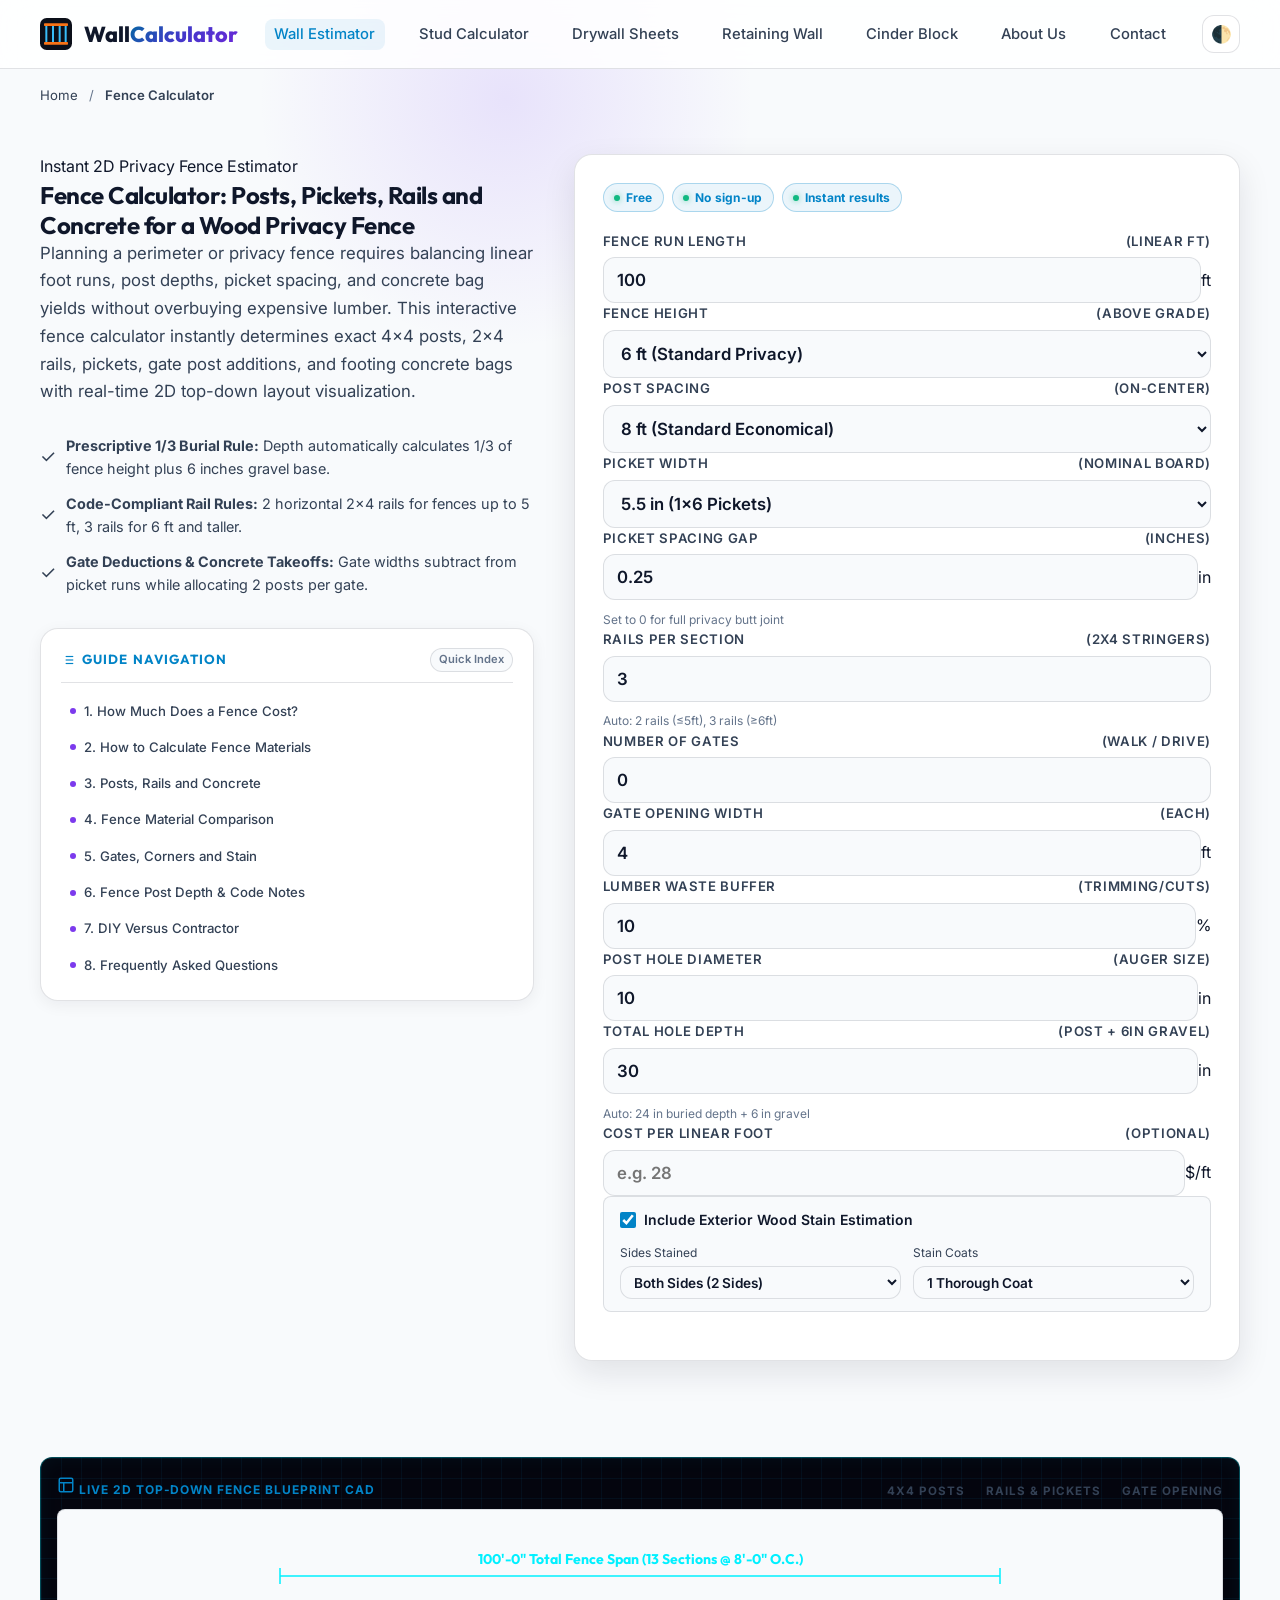
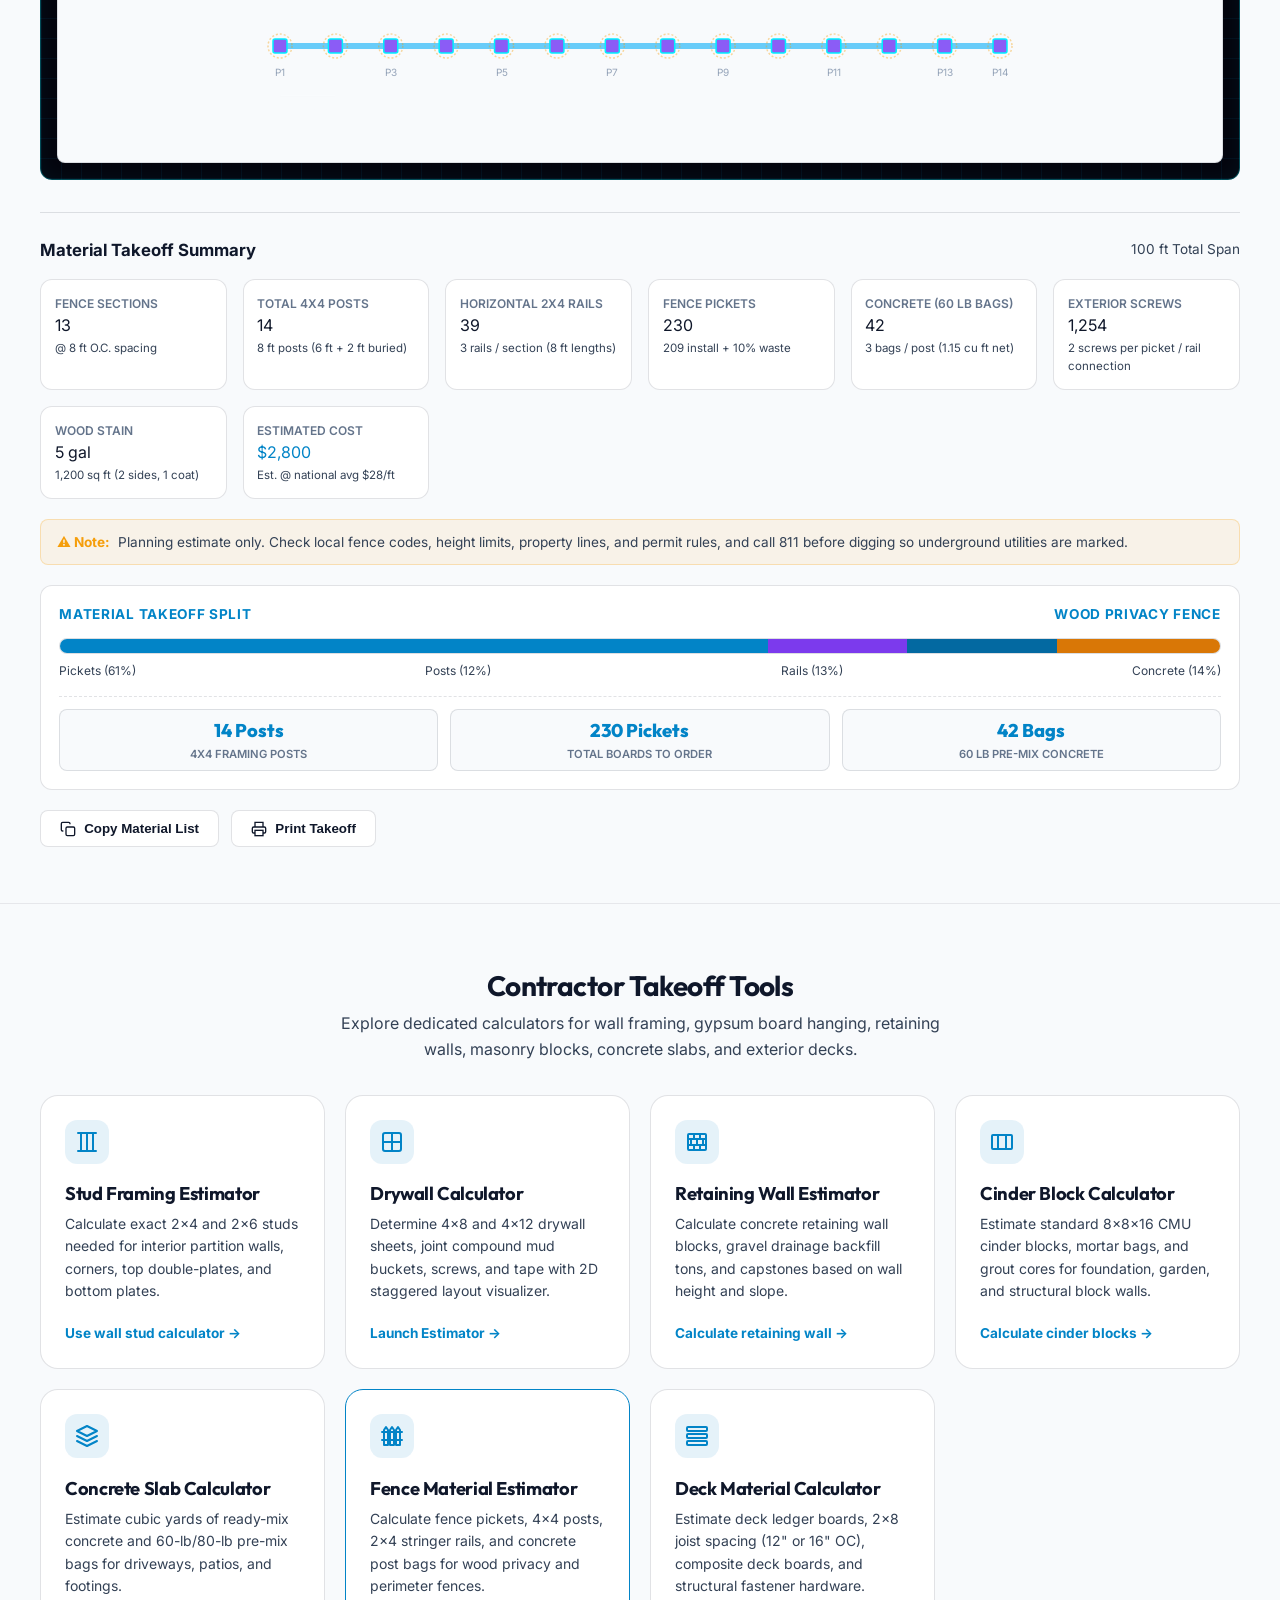
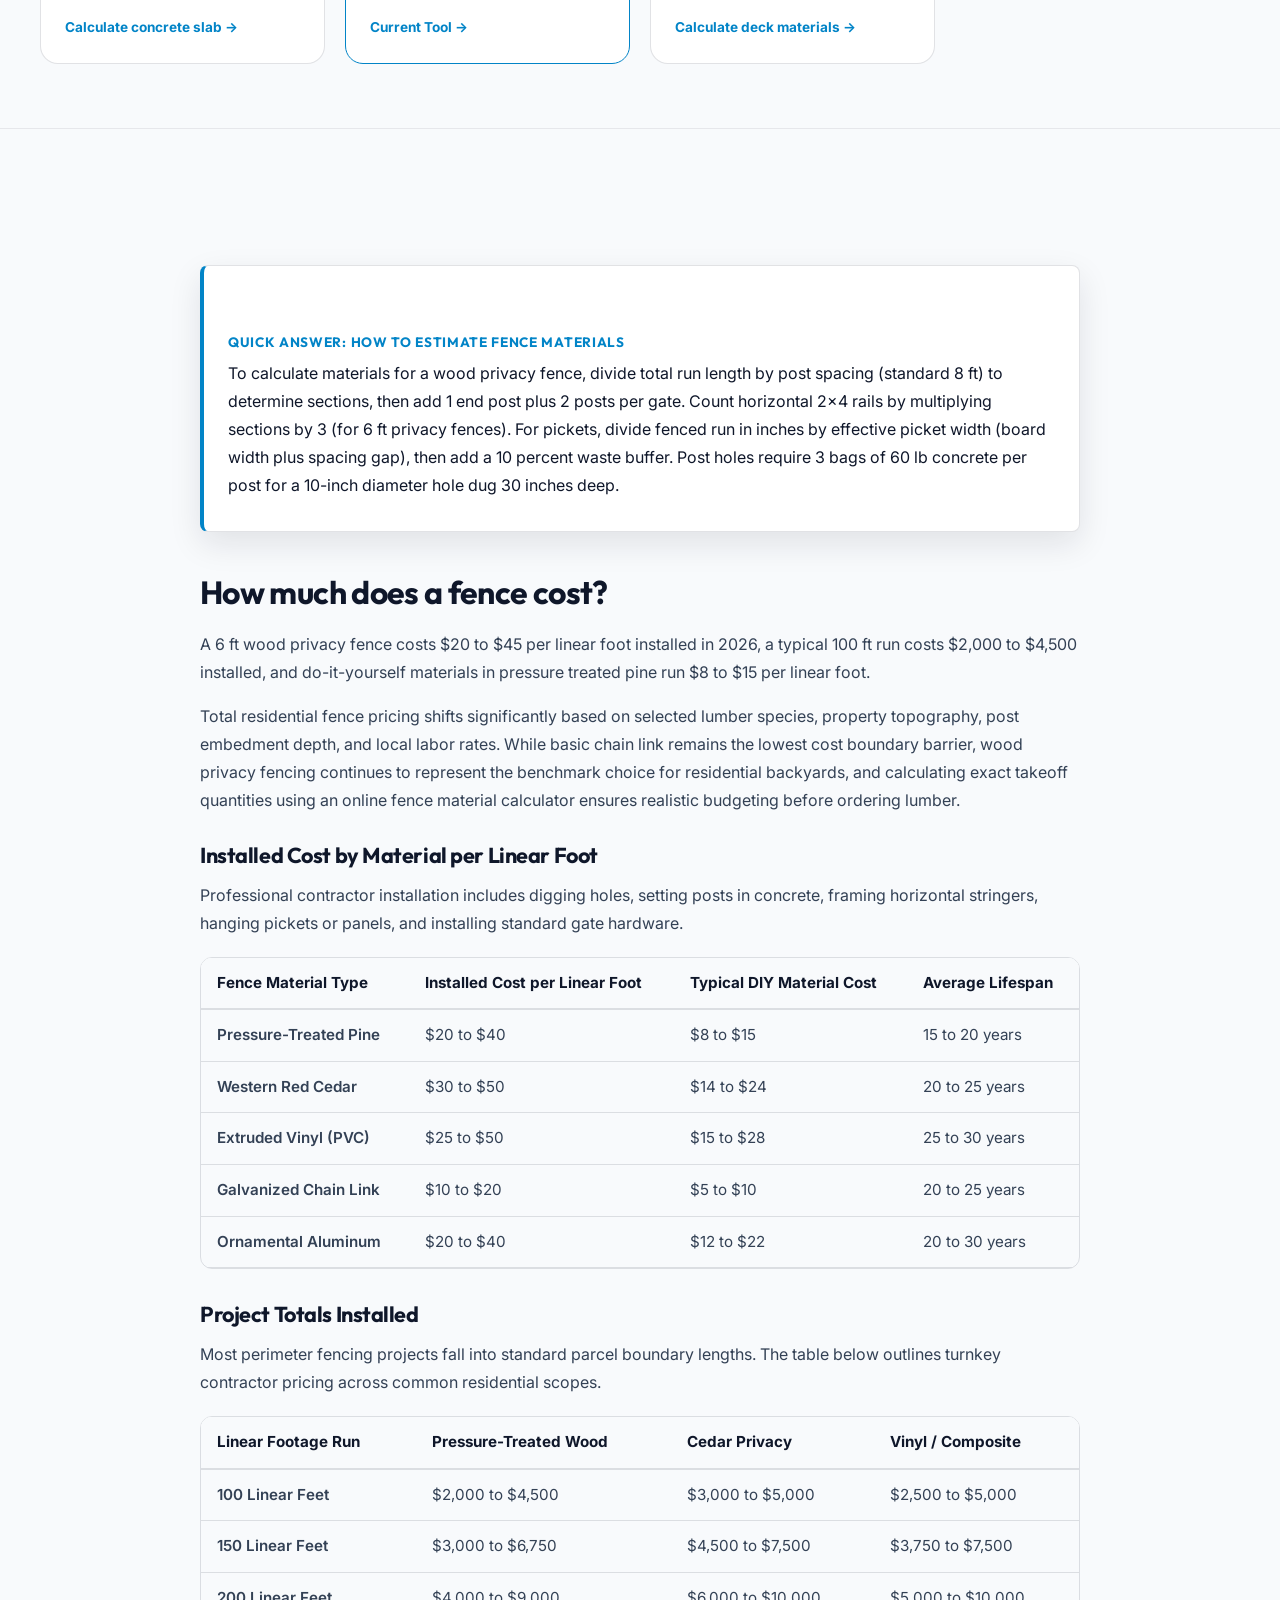
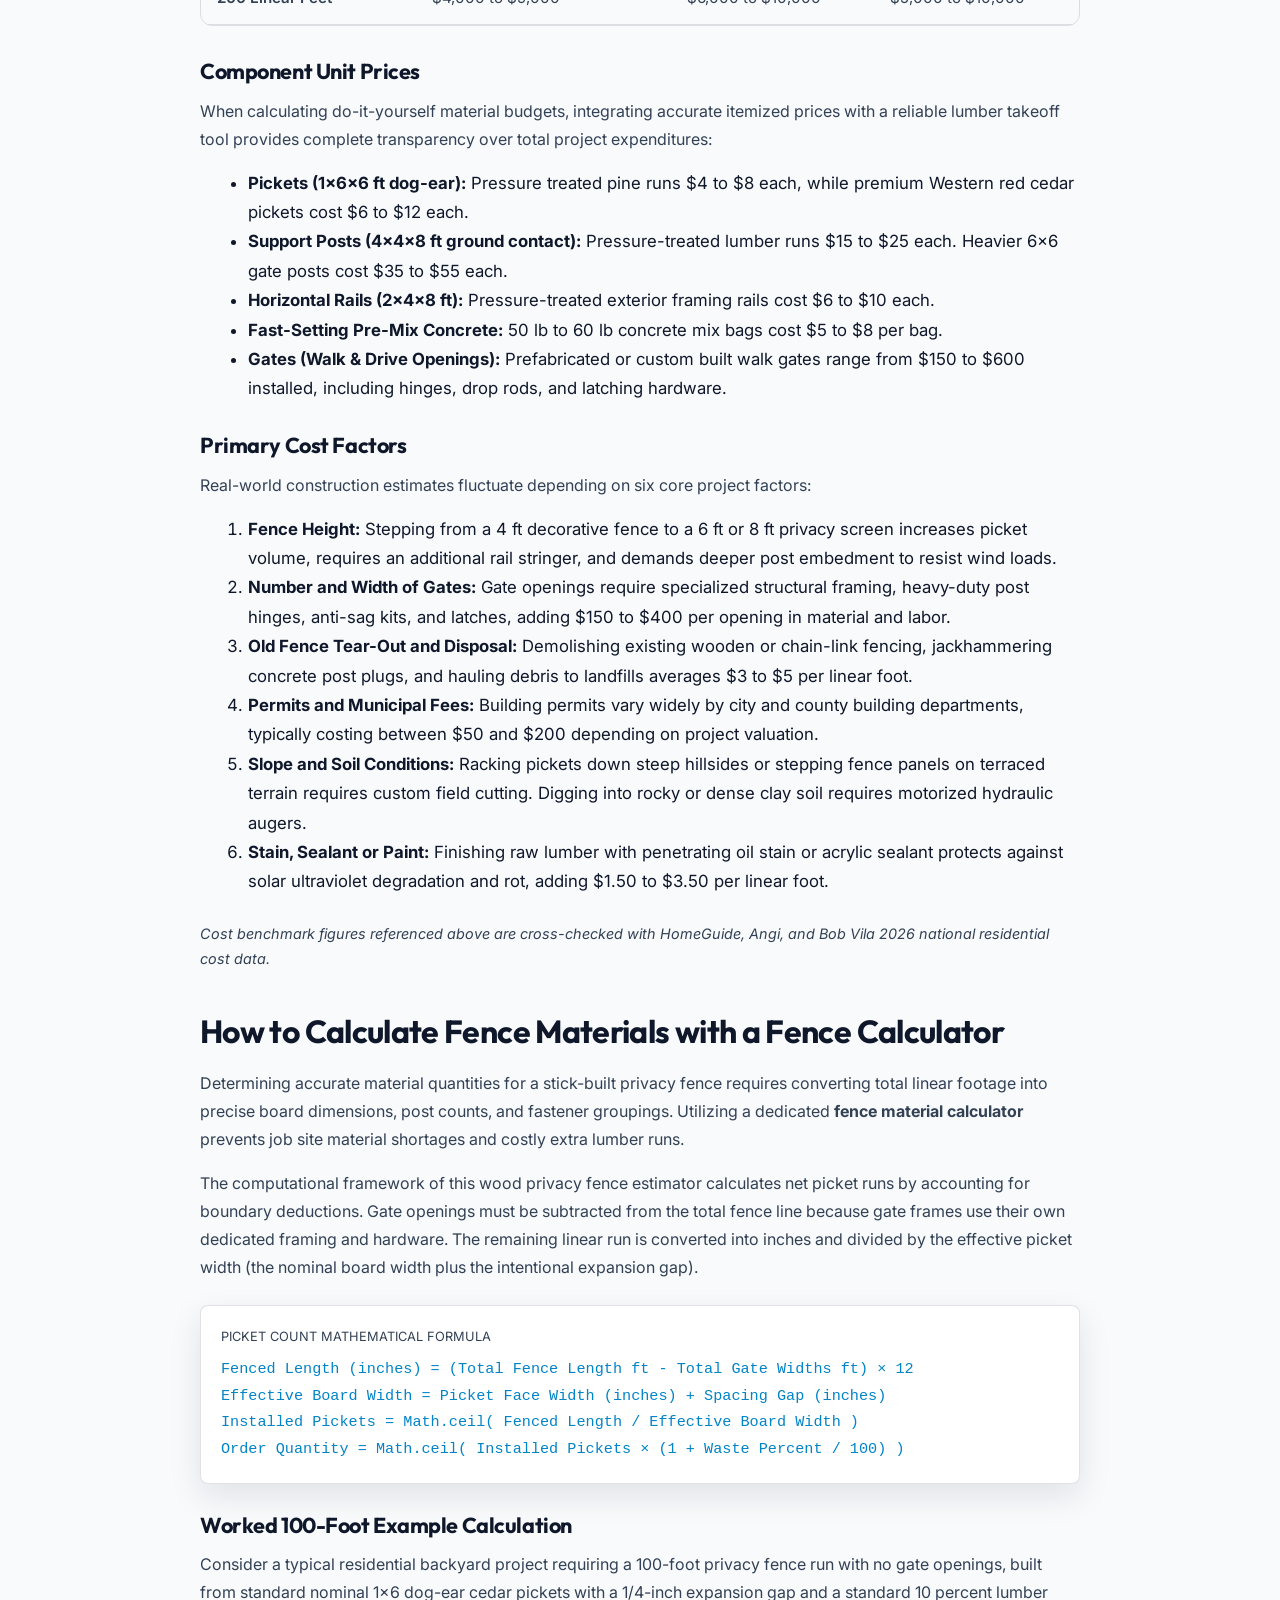
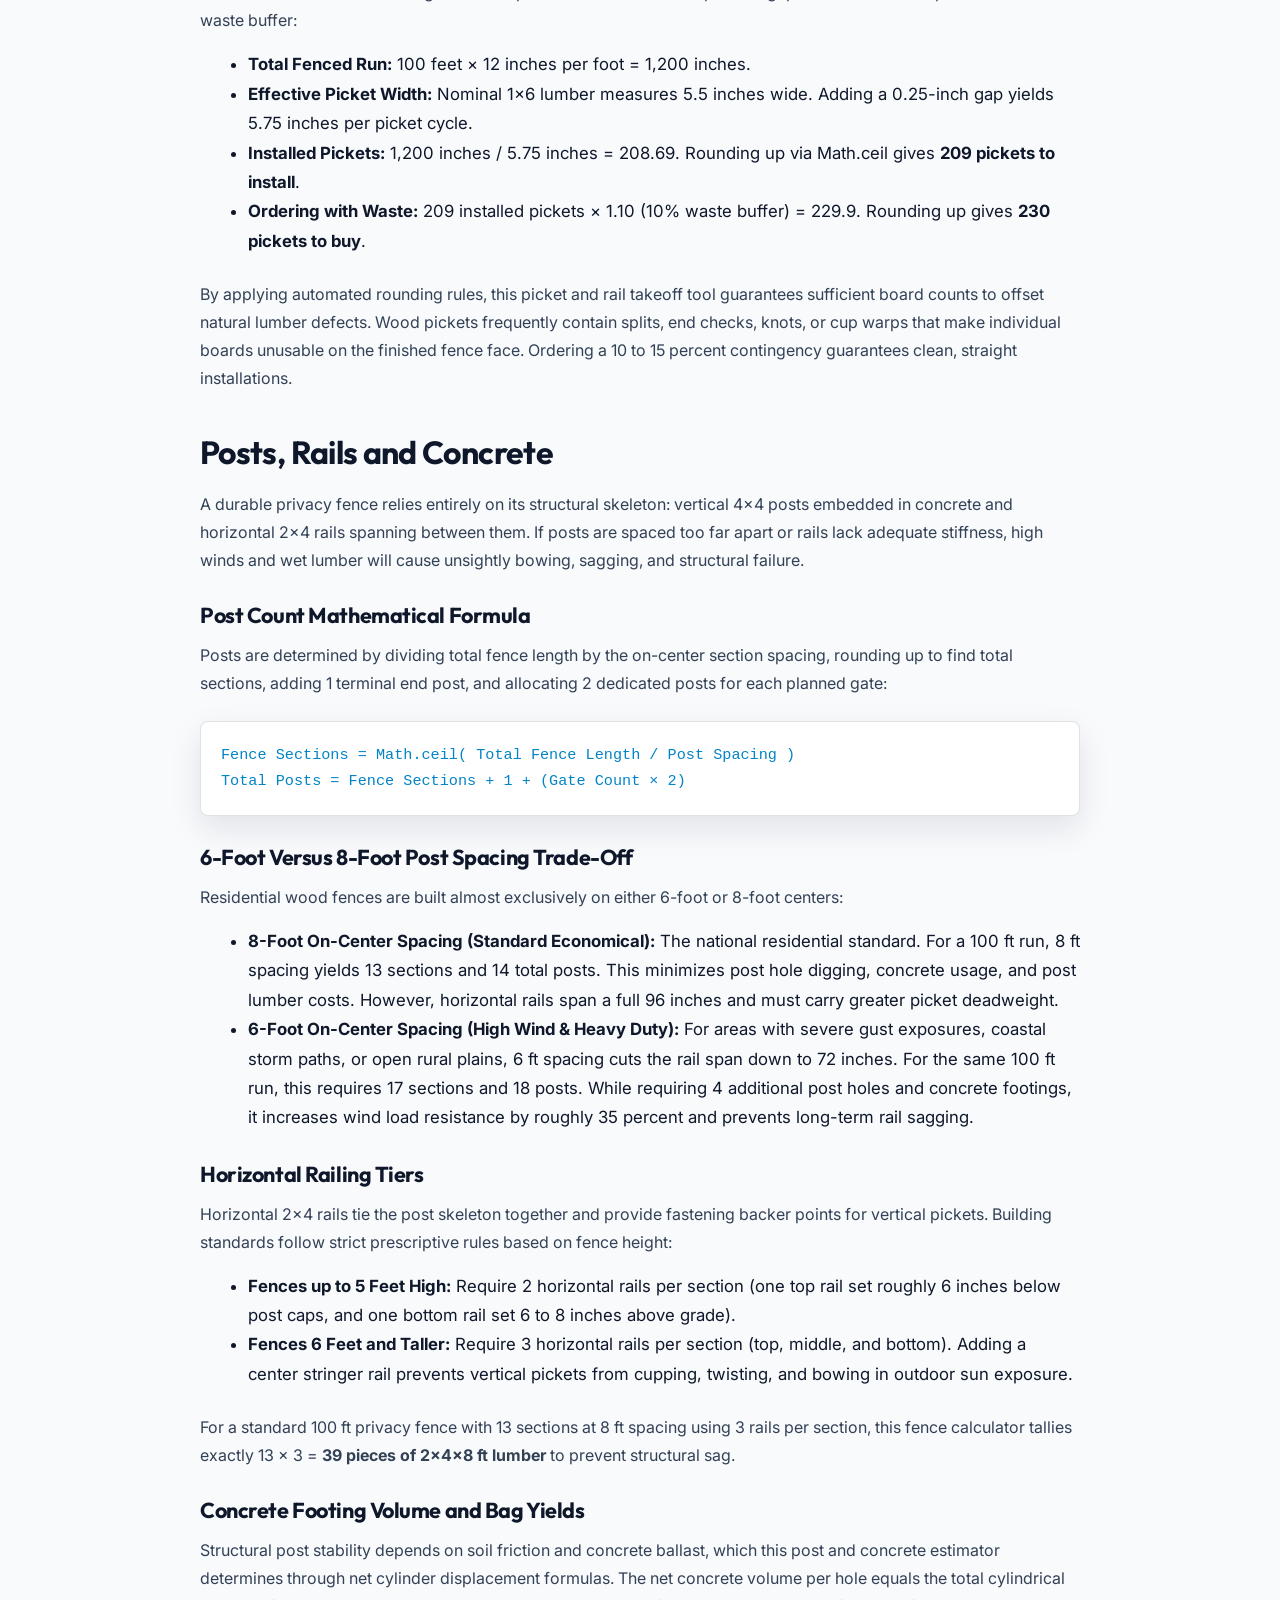
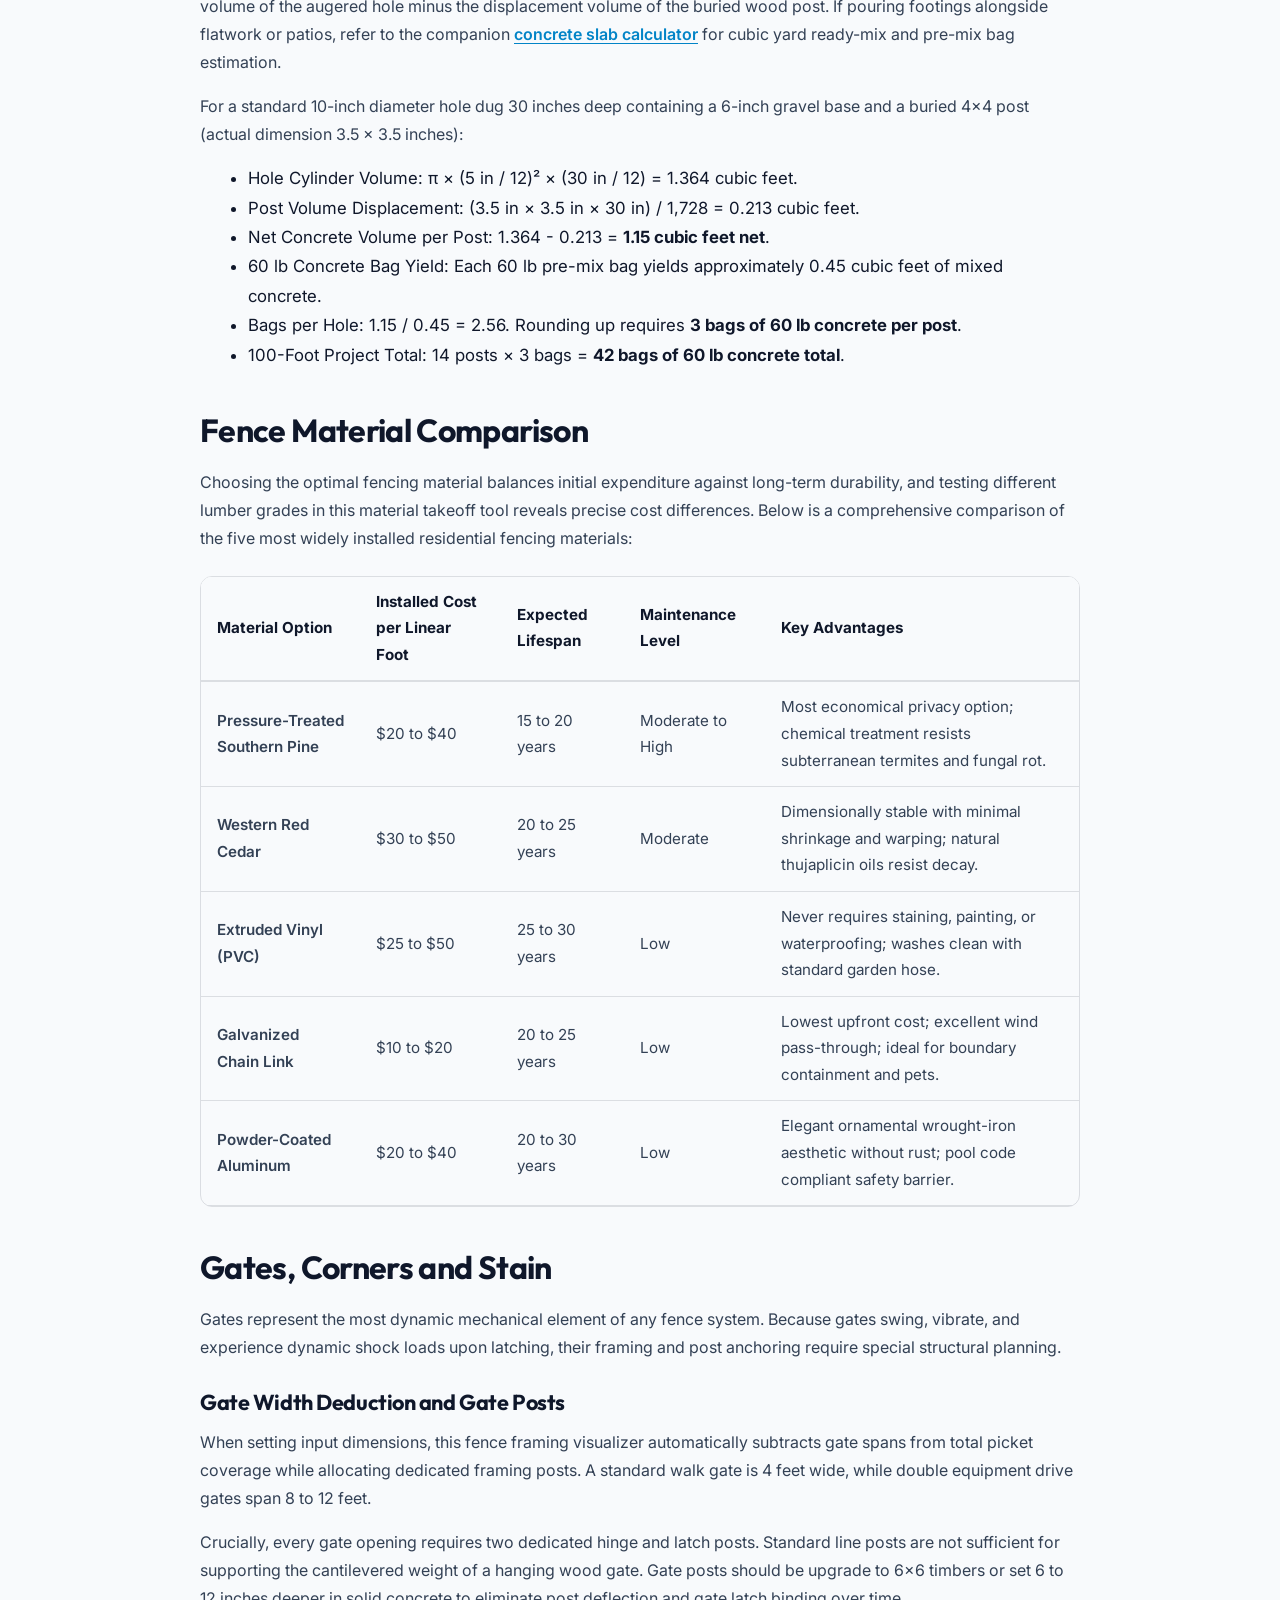
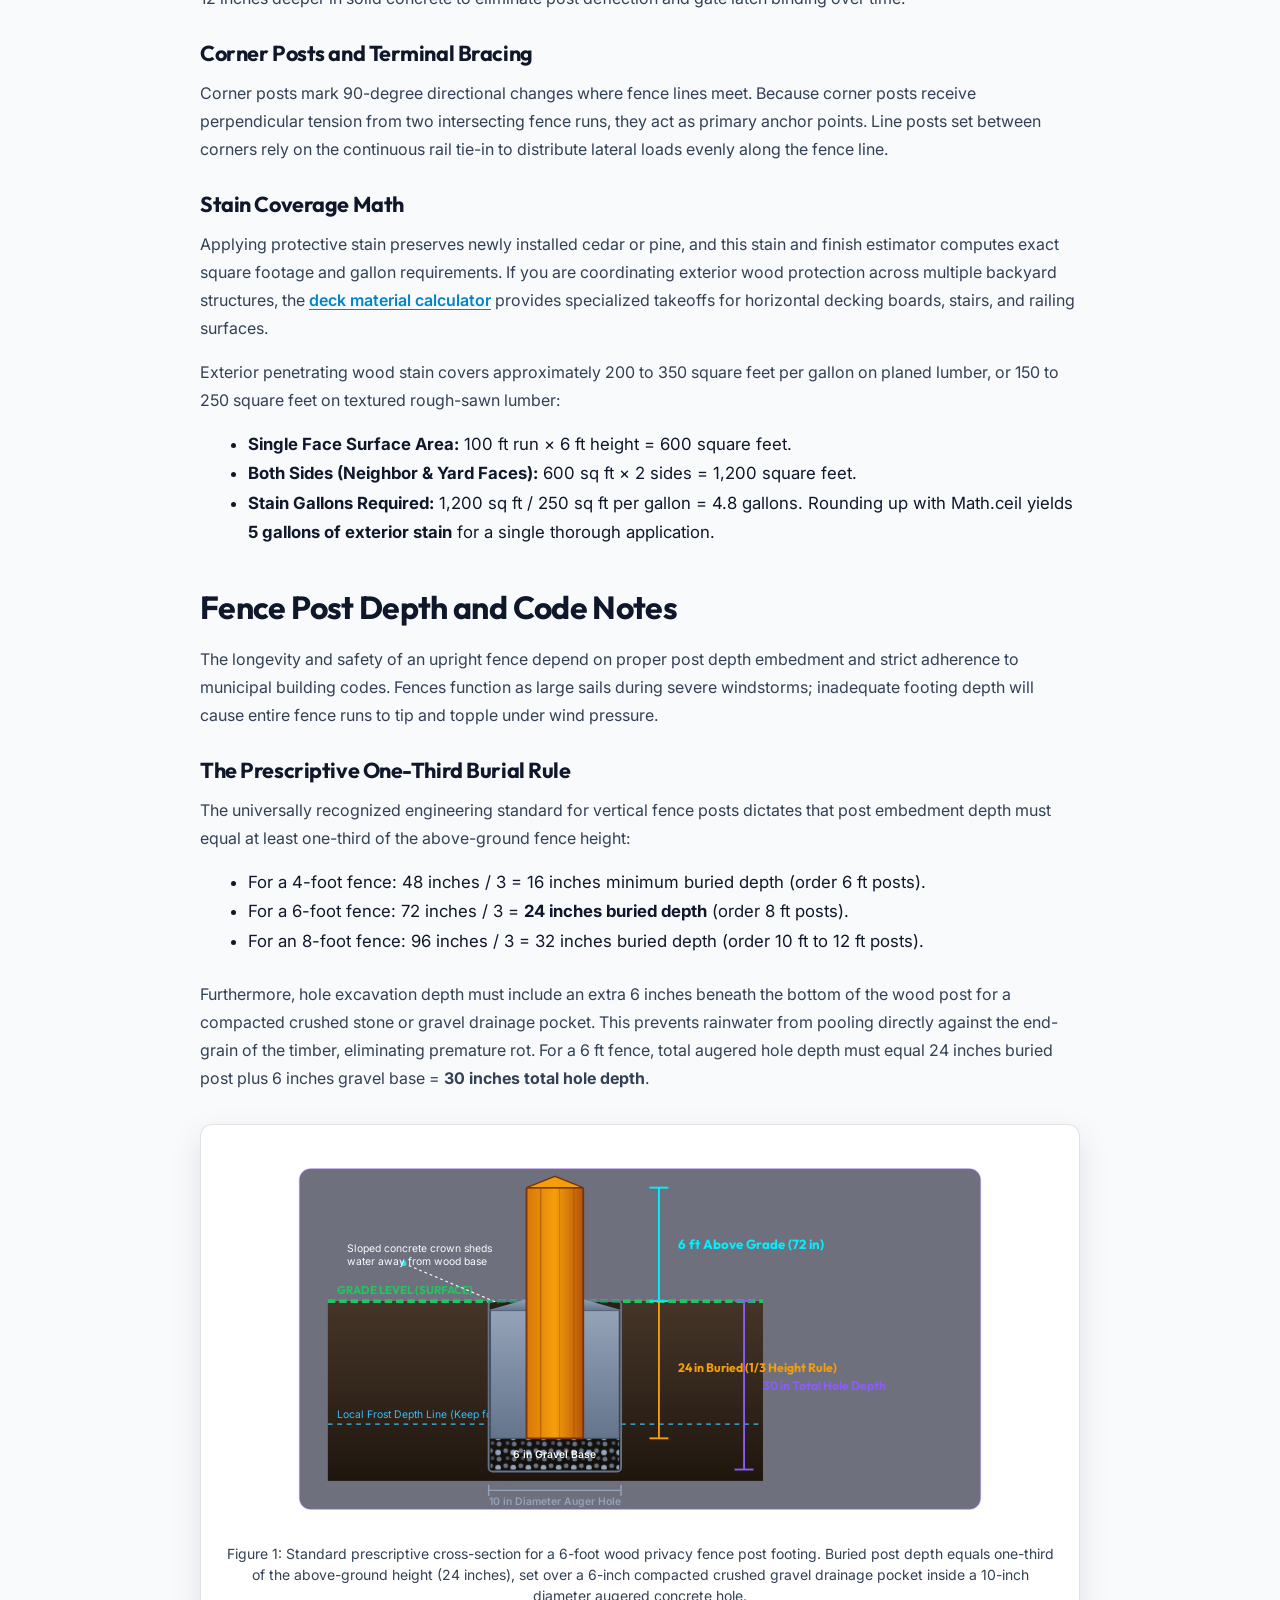
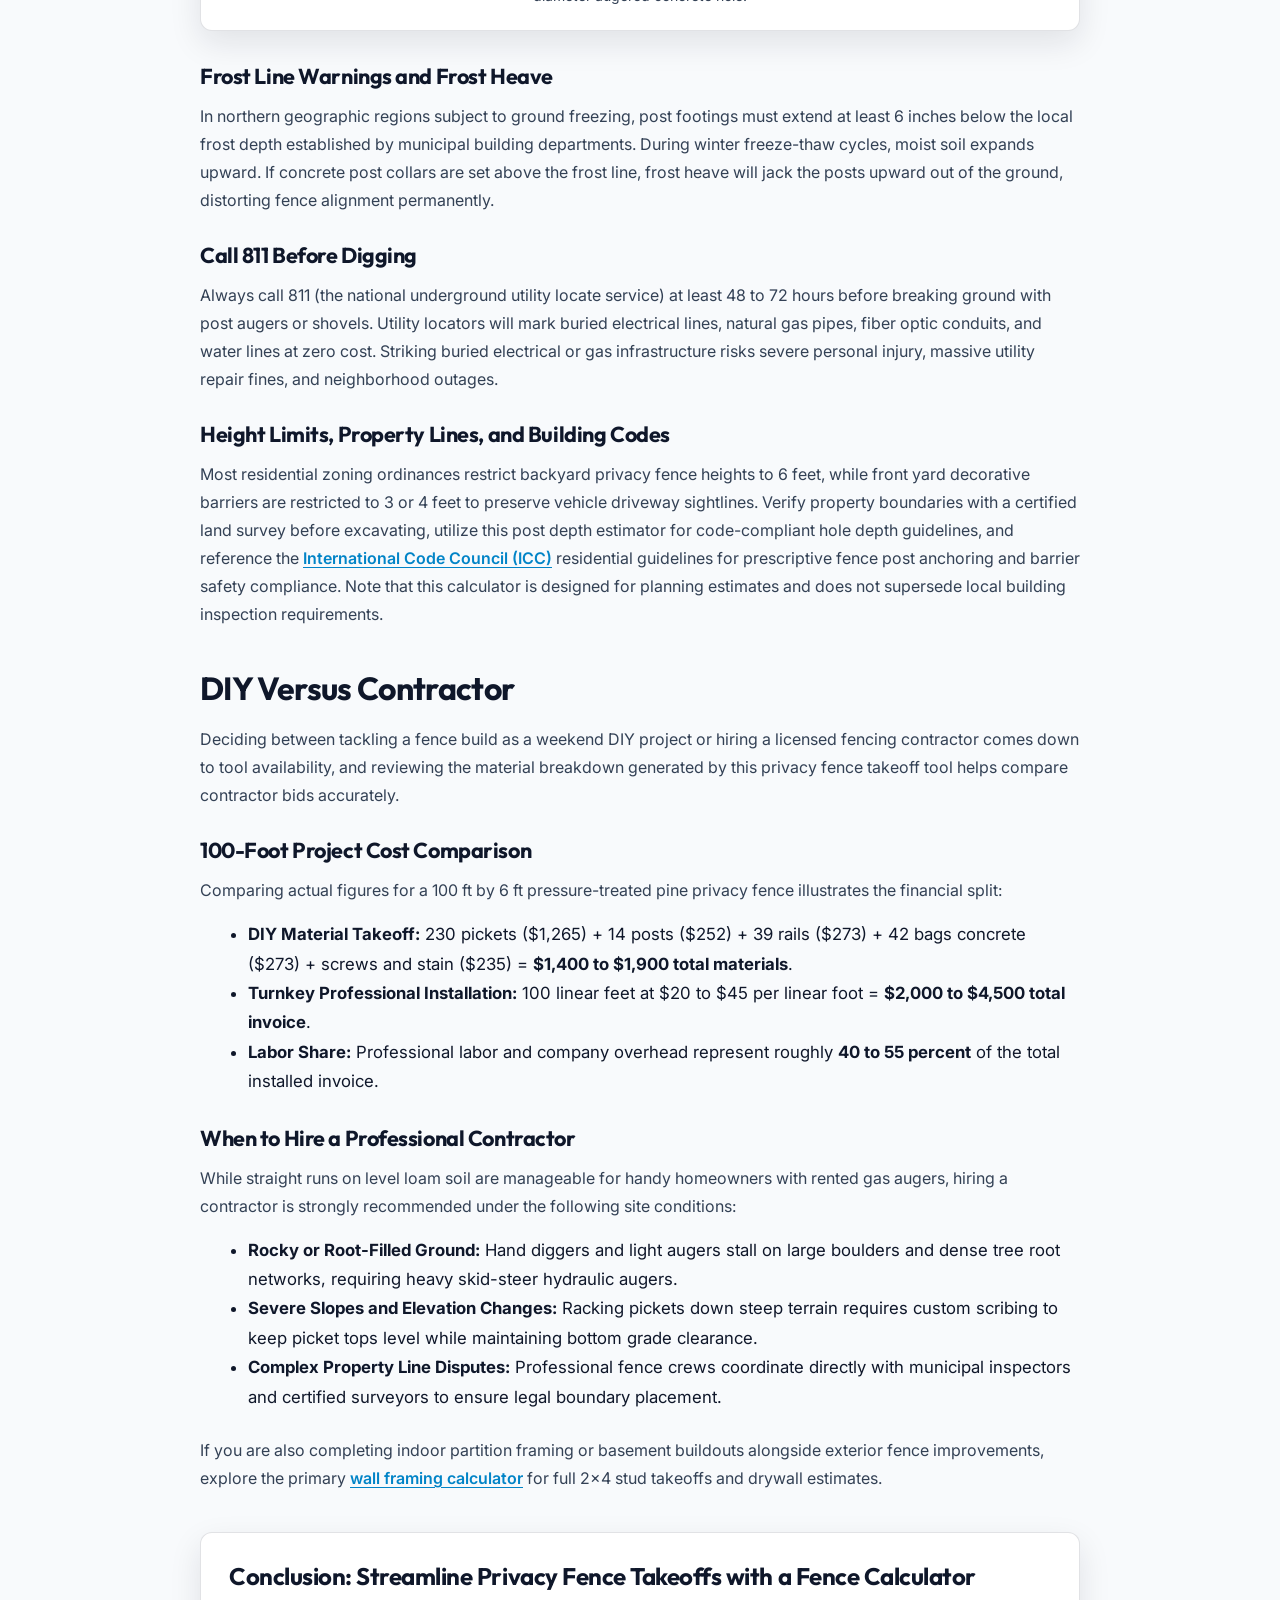
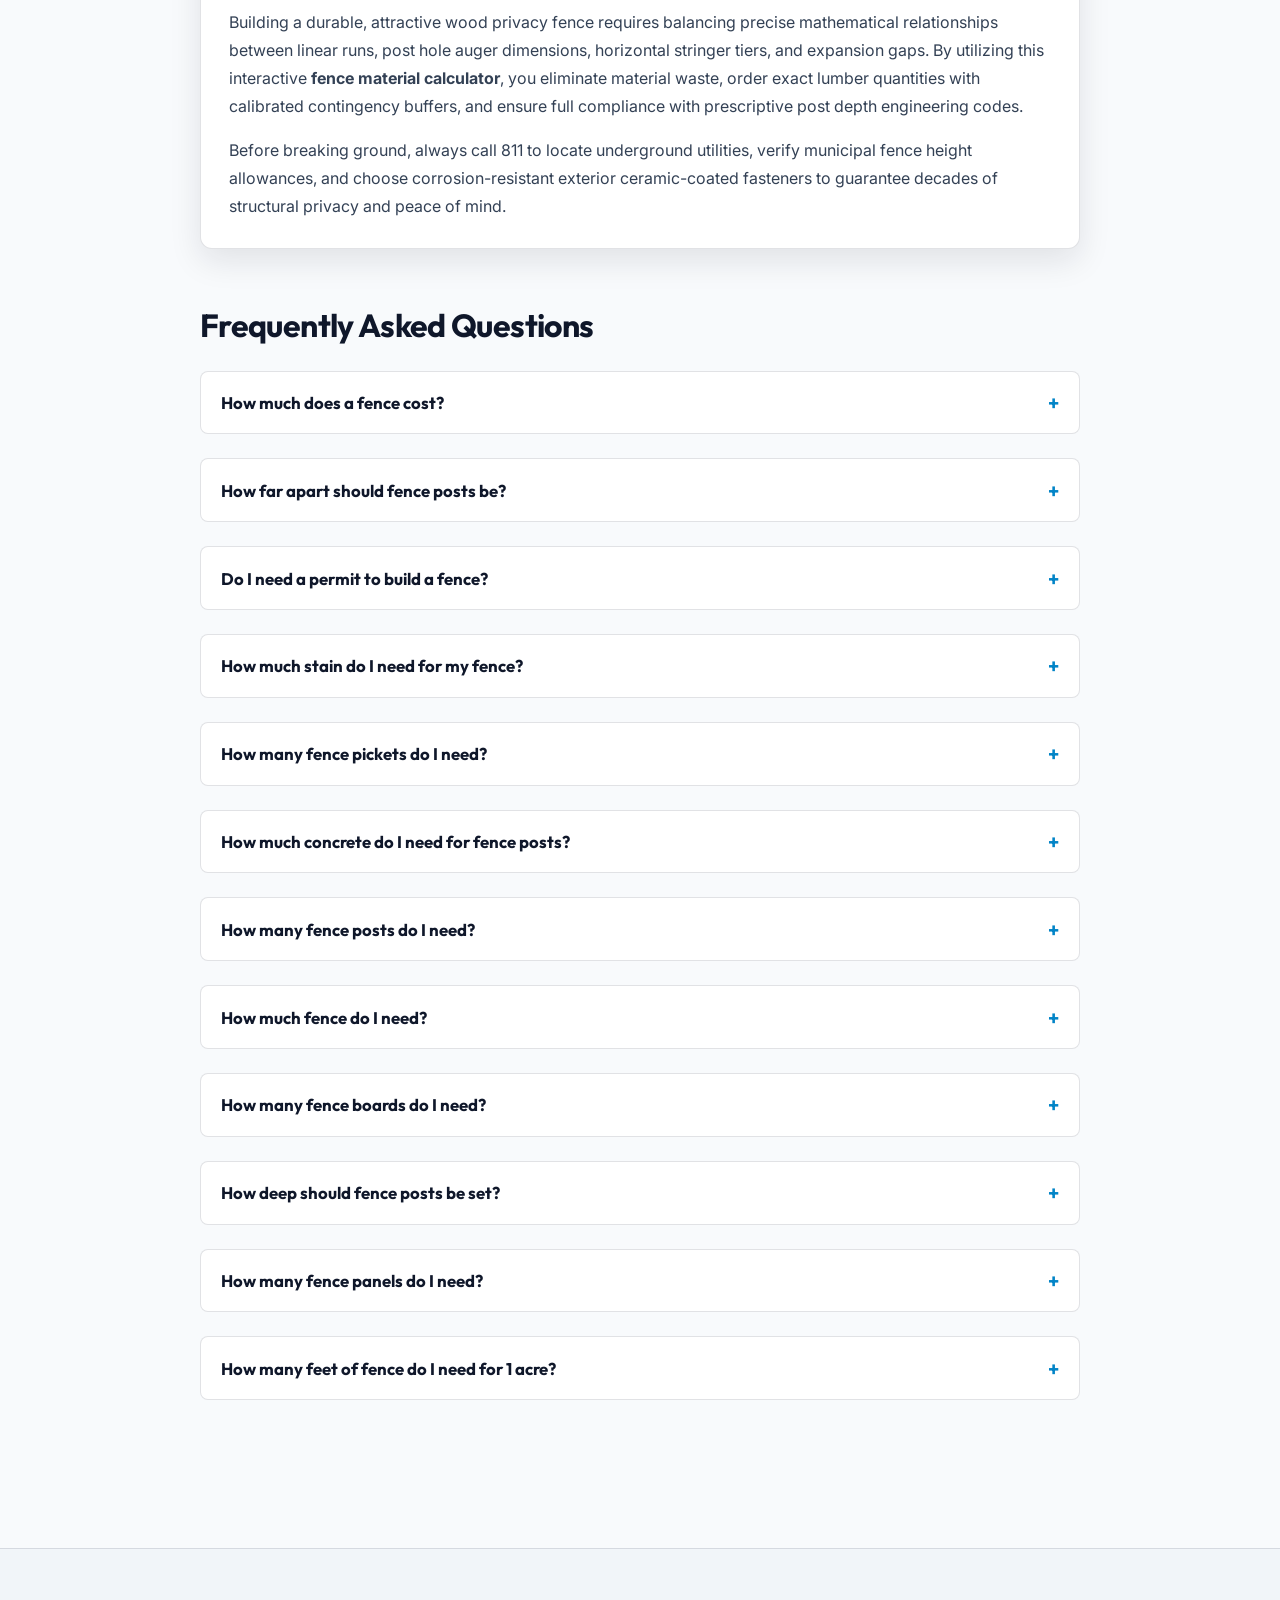
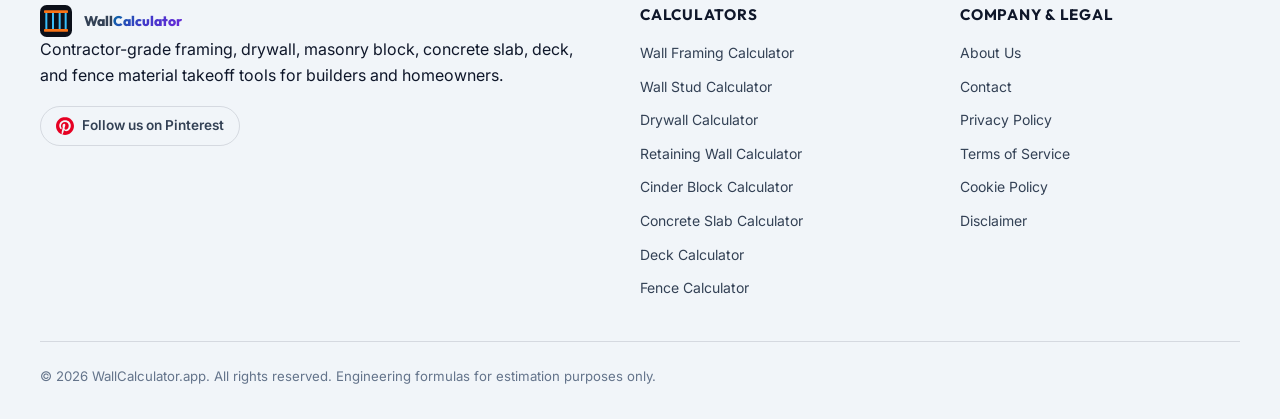
<file: fence-calculator.html>
<!DOCTYPE html>
<html lang="en" data-theme="light">
<head>
  <script>
    (function() {
      try {
        var saved = localStorage.getItem('theme');
        if (saved) document.documentElement.setAttribute('data-theme', saved);
      } catch (e) {}
    })();
  </script>
  <meta charset="UTF-8">
  <meta name="viewport" content="width=device-width, initial-scale=1.0">
  <meta http-equiv="X-UA-Compatible" content="IE=edge">
  <meta name="google-site-verification" content="uwycXcCau8QxGhGAJXw8MdhRhaqfwocgm-C9AI3S3YY" />

  <!-- Primary Meta Tags -->
  <title>Fence Calculator - Posts, Pickets, Rails & Concrete Bags</title>
  <meta name="description" content="Count 4x4 posts, pickets, 2x4 rails and concrete bags for a wood privacy fence with this fence calculator, plus stain needs and 2026 cost ranges.">
  <meta name="keywords" content="fence calculator, fence material calculator, wood fence calculator, privacy fence calculator, fence picket calculator, fence post calculator, fence concrete calculator">
  <link rel="canonical" href="https://wallcalculator.app/fence-calculator">

  <!-- Open Graph / Facebook -->
  <meta property="og:type" content="website">
  <meta property="og:url" content="https://wallcalculator.app/fence-calculator">
  <meta property="og:title" content="Fence Calculator - Posts, Pickets, Rails & Concrete Bags">
  <meta property="og:description" content="Count 4x4 posts, pickets, 2x4 rails and concrete bags for a wood privacy fence with this free fence calculator, plus stain needs and 2026 cost ranges.">
  <meta property="og:image" content="https://wallcalculator.app/og-image.jpg">

  <!-- Twitter -->
  <meta name="twitter:card" content="summary_large_image">
  <meta name="twitter:url" content="https://wallcalculator.app/fence-calculator">
  <meta name="twitter:title" content="Fence Calculator - Posts, Pickets, Rails & Concrete Bags">
  <meta name="twitter:description" content="Count 4x4 posts, pickets, 2x4 rails and concrete bags for a wood privacy fence with this free fence calculator, plus stain needs and 2026 cost ranges.">
  <meta name="twitter:image" content="https://wallcalculator.app/og-image.jpg">

  <!-- Favicon -->
  <link rel="icon" type="image/svg+xml" href="/favicon.svg">
  <link rel="apple-touch-icon" href="/favicon.svg">

  <!-- Google Fonts -->
  <link rel="preconnect" href="https://fonts.googleapis.com">
  <link rel="preconnect" href="https://fonts.gstatic.com" crossorigin>
  <link rel="preload" as="style" href="https://fonts.googleapis.com/css2?family=Inter:wght@400;500;600;700&family=Outfit:wght@500;600;700;800&display=swap">
  <link rel="stylesheet" href="https://fonts.googleapis.com/css2?family=Inter:wght@400;500;600;700&family=Outfit:wght@500;600;700;800&display=swap" media="print" onload="this.media='all'">
  <noscript><link rel="stylesheet" href="https://fonts.googleapis.com/css2?family=Inter:wght@400;500;600;700&family=Outfit:wght@500;600;700;800&display=swap"></noscript>

  <!-- AI Agent Discovery -->
  <link rel="alternate" type="application/json" href="/.well-known/ai-catalog.json" title="AI Agent Catalog">

  <!-- JSON-LD: WebApplication -->
  <script type="application/ld+json">
  {
    "@context": "https://schema.org",
    "@type": "WebApplication",
    "name": "Fence Calculator",
    "url": "https://wallcalculator.app/fence-calculator",
    "applicationCategory": "BusinessApplication",
    "operatingSystem": "All",
    "description": "Calculate wood privacy fence posts, pickets, horizontal 2x4 rails, gate posts, concrete footing bags, fasteners, and stain requirements.",
    "offers": {
      "@type": "Offer",
      "price": "0",
      "priceCurrency": "USD"
    },
    "featureList": [
      "Privacy fence picket count calculation with customizable widths and gaps",
      "4x4 line post, corner post, and gate post calculation",
      "2x4 horizontal stringer rail estimation with automatic 2 or 3 tier rules",
      "Footing hole depth, diameter, and 60 lb concrete bag count",
      "Fastener screw calculation and stain gallon coverage takeoffs",
      "Live 2D top-down CAD fence blueprint visualizer",
      "Visual material split results panel with 2026 cost estimates"
    ]
  }
  </script>

  <!-- JSON-LD: BreadcrumbList -->
  <script type="application/ld+json">
  {
    "@context": "https://schema.org",
    "@type": "BreadcrumbList",
    "itemListElement": [
      {
        "@type": "ListItem",
        "position": 1,
        "name": "Home",
        "item": "https://wallcalculator.app/"
      },
      {
        "@type": "ListItem",
        "position": 2,
        "name": "Fence Calculator",
        "item": "https://wallcalculator.app/fence-calculator"
      }
    ]
  }
  </script>

  <!-- JSON-LD: FAQPage -->
  <script type="application/ld+json">
    {
    "@context": "https://schema.org",
    "@type": "FAQPage",
    "mainEntity": [
      {
        "@type": "Question",
        "name": "How much does a fence cost?",
        "acceptedAnswer": {
          "@type": "Answer",
          "text": "A standard 6 ft wood privacy fence costs $20 to $45 per linear foot installed in 2026. A typical 100 ft residential run costs $2,000 to $4,500 for turnkey contractor installation, while DIY materials in pressure-treated pine average $8 to $15 per linear foot ($1,400 to $1,900 total)."
        }
      },
      {
        "@type": "Question",
        "name": "How far apart should fence posts be?",
        "acceptedAnswer": {
          "@type": "Answer",
          "text": "Fence posts are traditionally spaced 6 or 8 feet apart on-center. Standard 8 ft spacing is the most popular and economical for residential wood fences. Spacing posts 6 feet apart provides superior structural rigidity and wind resistance in stormy, high-gust geographic regions."
        }
      },
      {
        "@type": "Question",
        "name": "Do I need a permit to build a fence?",
        "acceptedAnswer": {
          "@type": "Answer",
          "text": "Most municipalities require a building permit for fences exceeding 6 feet in height, though rules vary by city. Front yard fences are frequently limited to 3 or 4 feet without a variance. Always verify local property setback rules, HOA bylaws, and call 811 before digging."
        }
      },
      {
        "@type": "Question",
        "name": "How much stain do I need for my fence?",
        "acceptedAnswer": {
          "@type": "Answer",
          "text": "One gallon of exterior wood stain covers approximately 200 to 350 square feet per coat on smooth wood, or 150 to 250 square feet on rough-sawn lumber. For a 100 ft by 6 ft privacy fence stained on both sides (1,200 total square feet), you need 5 gallons for a single thorough coat."
        }
      },
      {
        "@type": "Question",
        "name": "How many fence pickets do I need?",
        "acceptedAnswer": {
          "@type": "Answer",
          "text": "Calculate pickets by converting the fenced run into inches (subtracting gate openings) and dividing by the picket width plus spacing gap. For a 100 ft run using 5.5-inch pickets with a 0.25-inch gap, you need 209 installed pickets, or 230 pickets ordered with a standard 10 percent waste buffer using this fence material calculator."
        }
      },
      {
        "@type": "Question",
        "name": "How much concrete do I need for fence posts?",
        "acceptedAnswer": {
          "@type": "Answer",
          "text": "For a standard 10-inch diameter hole set 30 inches deep with a 6-inch gravel base and a buried 4x4 wood post, each post hole requires roughly 1.15 net cubic feet of concrete mix. That equals 3 bags of 60 lb pre-mix cement and concrete mix per post, or 42 bags for a typical 100 ft run with 14 posts."
        }
      },
      {
        "@type": "Question",
        "name": "How many fence posts do I need?",
        "acceptedAnswer": {
          "@type": "Answer",
          "text": "Divide total fence length by your chosen post spacing (6 or 8 feet) and round up to determine sections. Add 1 end post, plus 2 dedicated posts for each planned gate. A 100 ft run at 8 ft spacing requires 13 sections, meaning 14 posts without gates."
        }
      },
      {
        "@type": "Question",
        "name": "How much fence do I need?",
        "acceptedAnswer": {
          "@type": "Answer",
          "text": "Measure the complete linear perimeter of your planned boundary using a measuring tape or property survey plat map. Subtract the width of any existing structures, walls, or garage tie-ins that will enclose parts of the yard."
        }
      },
      {
        "@type": "Question",
        "name": "How many fence boards do I need?",
        "acceptedAnswer": {
          "@type": "Answer",
          "text": "Fence boards, also known as pickets, depend on nominal board width. For nominal 1x6 boards (actual width 5.5 inches) with a 1/4-inch expansion gap, multiply linear feet of fence by 2.087 to find installed picket quantities, then add 10 percent for waste."
        }
      },
      {
        "@type": "Question",
        "name": "How deep should fence posts be set?",
        "acceptedAnswer": {
          "@type": "Answer",
          "text": "Fence posts should be buried to a depth equal to at least 1/3 of the above-ground fence height. For a 6 ft privacy fence, set posts 24 inches into the ground with an additional 6 inches of gravel beneath the post for drainage, requiring a total hole depth of 30 inches."
        }
      },
      {
        "@type": "Question",
        "name": "How many fence panels do I need?",
        "acceptedAnswer": {
          "@type": "Answer",
          "text": "To find pre-assembled panels, divide total fence length by panel width (typically 6 or 8 feet). For example, a 100 ft run uses 13 eight-foot panels. Note that this calculator plans stick-built fences, which provide superior ground contouring and longer durability."
        }
      },
      {
        "@type": "Question",
        "name": "How many feet of fence do I need for 1 acre?",
        "acceptedAnswer": {
          "@type": "Answer",
          "text": "A square acre has sides of about 209 ft, so about 835 ft of fence for the full perimeter, roughly 106 posts at 8 ft spacing."
        }
      }
    ]
  }
  </script>

  <!-- JSON-LD: Organization -->
  <script type="application/ld+json">
  {
    "@context": "https://schema.org",
    "@type": "Organization",
    "name": "WallCalculator.app",
    "url": "https://wallcalculator.app/",
    "logo": "https://wallcalculator.app/favicon.svg",
    "description": "Contractor-grade framing, drywall, masonry block, concrete slab, deck, and fence material estimating tools."
  }
  </script>

  <style>

:root{--brand-primary:#00F0FF;--brand-accent:#8B5CF6;--gradient-cta:linear-gradient(135deg,#00F0FF 0%,#3B82F6 45%,#8B5CF6 100%);--gradient-text:linear-gradient(135deg,#00F0FF 0%,#818CF8 50%,#C084FC 100%);--bg-body:#060714;--bg-surface:#0A0D22;--bg-card:rgba(14,18,41,0.85);--bg-card-hover:rgba(22,28,62,0.9);--bg-input:#090C1E;--border-color:rgba(139,92,246,0.22);--border-focus:#00F0FF;--text-main:#F8FAFC;--text-muted:#94A3B8;--text-dim:#64748B;--blueprint-grid:rgba(0,240,255,0.08);--shadow-lg:0 16px 40px rgba(0,0,0,0.6),0 0 30px rgba(0,240,255,0.15);--radius-sm:8px;--radius-md:12px;--radius-lg:18px;--radius-full:9999px;--transition:all 0.25s cubic-bezier(0.16,1,0.3,1)}
[data-theme="light"]{--brand-primary:#0284C7;--brand-accent:#7C3AED;--gradient-cta:linear-gradient(135deg,#0284C7 0%,#4F46E5 50%,#7C3AED 100%);--gradient-text:linear-gradient(135deg,#0369A1 0%,#4338CA 50%,#6D28D9 100%);--bg-body:#F8FAFC;--bg-surface:#FFFFFF;--bg-card:#FFFFFF;--bg-card-hover:#F1F5F9;--bg-input:#F8FAFC;--border-color:rgba(15,23,42,0.12);--border-focus:#0284C7;--text-main:#0F172A;--text-muted:#334155;--text-dim:#64748B;--blueprint-grid:rgba(2,132,199,0.08);--shadow-lg:0 12px 32px rgba(15,23,42,0.1)}
html{scroll-behavior:smooth;scroll-padding-top:72px}*,*::before,*::after{box-sizing:border-box;margin:0;padding:0}
body{font-family:'Inter',-apple-system,BlinkMacSystemFont,'Segoe UI',Roboto,sans-serif;background-color:var(--bg-body);color:var(--text-main);line-height:1.6;-webkit-font-smoothing:antialiased;transition:background-color 0.3s ease,color 0.3s ease;overflow-x:hidden}
body::before{content:'';position:absolute;top:-150px;left:20%;width:500px;height:500px;background:radial-gradient(circle,rgba(139,92,246,0.15) 0%,transparent 70%);pointer-events:none;z-index:0}
body::after{content:'';position:absolute;top:300px;right:5%;width:600px;height:600px;background:radial-gradient(circle,rgba(0,240,255,0.1) 0%,transparent 70%);pointer-events:none;z-index:0}
h1,h2,h3,h4{font-family:'Outfit',-apple-system,BlinkMacSystemFont,'Segoe UI',Roboto,sans-serif;font-weight:700;line-height:1.25;letter-spacing:-0.02em}
a{color:inherit;text-decoration:none}
.container{width:100%;max-width:1240px;margin:0 auto;padding:0 1.25rem;position:relative;z-index:1}

/* NAV */
.header-nav{position:sticky;top:0;z-index:100;background:rgba(6,7,20,0.85);backdrop-filter:blur(16px);-webkit-backdrop-filter:blur(16px);border-bottom:1px solid var(--border-color);transition:background 0.3s ease}
[data-theme="light"] .header-nav{background:rgba(255,255,255,0.85)}
.nav-inner{display:flex;align-items:center;justify-content:space-between;height:68px}
.brand-logo{display:flex;align-items:center;gap:0.75rem;font-family:'Outfit',sans-serif;font-size:1.35rem;font-weight:800}
.brand-logo svg{width:32px;height:32px}
.brand-logo span.accent{background:var(--gradient-text);-webkit-background-clip:text;-webkit-text-fill-color:transparent}
.nav-links{display:flex;align-items:center;gap:1.5rem;list-style:none}
.nav-links a{font-size:0.925rem;font-weight:500;color:var(--text-muted);transition:var(--transition);padding:0.4rem 0.6rem;border-radius:var(--radius-sm)}
.nav-links a:hover,.nav-links a.active{color:var(--brand-primary);background:rgba(0,240,255,0.08)}
[data-theme="light"] .nav-links a:hover,[data-theme="light"] .nav-links a.active{color:#0284C7;background:rgba(2,132,199,0.08)}
.nav-actions{display:flex;align-items:center;gap:0.5rem}
.btn-icon{background:var(--bg-card);border:1px solid var(--border-color);color:var(--text-main);width:38px;height:38px;border-radius:var(--radius-md);display:flex;align-items:center;justify-content:center;cursor:pointer;transition:var(--transition);font-size:1.05rem}
.btn-icon:hover{background:var(--bg-card-hover);border-color:var(--brand-primary)}
.mobile-menu-toggle{display:none}
@media (max-width:768px){
  .nav-inner{height:58px}.brand-logo{font-size:1.15rem;gap:0.5rem}.brand-logo svg{width:26px;height:26px}
  .mobile-menu-toggle{display:flex}
  .nav-links{position:fixed;top:58px;left:0;right:0;background:var(--bg-surface);border-bottom:1px solid var(--border-color);box-shadow:var(--shadow-lg);flex-direction:column;align-items:stretch;gap:0.35rem;padding:1rem 1.25rem 1.25rem;display:none;z-index:999}
  .nav-links.mobile-open{display:flex;animation:menuSlideDown 0.22s ease}
  .nav-links a{font-size:0.95rem;padding:0.75rem 0.85rem;display:block;width:100%}
  @keyframes menuSlideDown{from{opacity:0;transform:translateY(-8px)}to{opacity:1;transform:translateY(0)}}
}

/* HERO */
.hero-section{padding:3rem 0 4rem;position:relative;overflow:hidden}
.hero-grid{display:grid;grid-template-columns:1fr 1.35fr;gap:2.5rem;align-items:start}
@media (max-width:992px){.hero-section{padding:1.75rem 0 2.5rem}.hero-grid{grid-template-columns:1fr;gap:1.75rem}}
@media (max-width:640px){.hero-section{padding:1.25rem 0 2rem}}
.badge-pill{display:inline-flex;align-items:center;gap:0.5rem;background:rgba(139,92,246,0.15);color:#C084FC;border:1px solid rgba(139,92,246,0.35);padding:0.35rem 0.85rem;border-radius:var(--radius-full);font-size:0.8rem;font-weight:600;margin-bottom:1.25rem}
[data-theme="light"] .badge-pill{background:rgba(124,58,237,0.08);color:#6D28D9;border-color:rgba(124,58,237,0.28)}
.hero-title{font-size:2.75rem;margin-bottom:1rem}
.hero-title .accent{background:var(--gradient-text);-webkit-background-clip:text;-webkit-text-fill-color:transparent}
.hero-subtitle{font-size:1.05rem;color:var(--text-muted);margin-bottom:1.75rem;line-height:1.65}
.trust-badges{display:flex;flex-direction:column;gap:0.75rem;margin-bottom:2rem}
.trust-item{display:flex;align-items:center;gap:0.6rem;font-size:0.9rem;color:var(--text-muted)}
.trust-item span.icon{font-size:1.15rem}

/* CALCULATOR CARD */
.calc-card{background:var(--bg-card);backdrop-filter:blur(16px);-webkit-backdrop-filter:blur(16px);border:1px solid var(--border-color);border-radius:var(--radius-lg);padding:1.75rem;box-shadow:var(--shadow-lg);position:relative}
.calc-trust-badges{display:flex;align-items:center;gap:0.5rem;margin-bottom:1.15rem;flex-wrap:wrap}
.calc-badge{display:inline-flex;align-items:center;gap:0.35rem;background:rgba(0,240,255,0.08);border:1px solid rgba(0,240,255,0.28);color:var(--brand-primary);padding:0.25rem 0.65rem;border-radius:var(--radius-full);font-size:0.75rem;font-weight:700;letter-spacing:0.02em}
[data-theme="light"] .calc-badge{background:rgba(2,132,199,0.08);border-color:rgba(2,132,199,0.28);color:#0284C7}
.calc-badge-dot{width:6px;height:6px;border-radius:50%;background:#10B981;box-shadow:0 0 6px rgba(16,185,129,0.6)}

.form-row-2{display:grid;grid-template-columns:1fr 1fr;gap:1rem;margin-bottom:1.15rem}
.form-row-3{display:grid;grid-template-columns:repeat(3,1fr);gap:0.85rem;margin-bottom:1.15rem}
@media (max-width:640px){.form-row-2,.form-row-3{grid-template-columns:1fr;gap:0.75rem}}
.form-group{display:flex;flex-direction:column;gap:0.35rem}
.form-label{font-size:0.825rem;font-weight:600;color:var(--text-muted);text-transform:uppercase;letter-spacing:0.05em;display:flex;justify-content:space-between}
.input-with-unit{position:relative;display:flex;align-items:center}
.form-input,.form-select{width:100%;background:var(--bg-input);border:1px solid var(--border-color);color:var(--text-main);font-size:1.05rem;font-weight:600;padding:0.75rem 2.5rem 0.75rem 0.85rem;border-radius:var(--radius-md);outline:none;transition:var(--transition);font-family:inherit}
.form-select{padding-right:1rem;cursor:pointer}
.form-input:focus,.form-select:focus{border-color:var(--border-focus);box-shadow:0 0 0 3px rgba(0,240,255,0.25)}
[data-theme="light"] .form-input:focus,[data-theme="light"] .form-select:focus{box-shadow:0 0 0 3px rgba(2,132,199,0.2)}
.unit-tag{position:absolute;right:0.85rem;font-size:0.825rem;font-weight:700;color:var(--brand-primary);pointer-events:none}
[data-theme="light"] .unit-tag{color:#0284C7}

/* 2D VISUALIZER */
.blueprint-wrapper{background:#04050E;border:1px solid rgba(0,240,255,0.3);border-radius:var(--radius-md);padding:1rem;margin:1.25rem 0;position:relative;overflow:hidden;background-image:linear-gradient(var(--blueprint-grid) 1px,transparent 1px),linear-gradient(90deg,var(--blueprint-grid) 1px,transparent 1px);background-size:20px 20px;box-shadow:inset 0 0 20px rgba(0,240,255,0.05)}
.blueprint-header{display:flex;justify-content:space-between;align-items:center;margin-bottom:0.5rem;font-size:0.75rem;font-weight:700;text-transform:uppercase;color:#00F0FF;letter-spacing:0.08em}
[data-theme="light"] .blueprint-header{color:#0284C7}
#blueprintSvg{width:100%;height:180px;display:block;overflow:visible}
.blueprint-legend{display:flex;gap:1rem;margin-top:0.5rem;font-size:0.725rem;color:var(--text-muted);flex-wrap:wrap}
.legend-item{display:flex;align-items:center;gap:0.35rem}
.legend-color{width:10px;height:10px;border-radius:2px}

/* RESULTS DASHBOARD */
.results-section{border-top:1px solid var(--border-color);padding-top:1.5rem;margin-top:1.25rem}
.results-title{font-size:1.05rem;font-weight:700;margin-bottom:1rem;display:flex;align-items:center;justify-content:space-between}
.results-grid{display:grid;grid-template-columns:repeat(3,1fr);gap:0.75rem;margin-bottom:1.25rem}
@media (max-width:680px){.results-grid{grid-template-columns:repeat(2,1fr);gap:0.5rem}}
.takeoff-card{background:var(--bg-surface);border:1px solid var(--border-color);padding:0.85rem;border-radius:var(--radius-md);display:flex;flex-direction:column}
.takeoff-card.highlight{border-color:var(--brand-primary);background:rgba(0,240,255,0.08)}
[data-theme="light"] .takeoff-card.highlight{background:rgba(2,132,199,0.06);border-color:#0284C7}
.takeoff-card.accent{border-color:var(--brand-accent);background:rgba(139,92,246,0.08)}
[data-theme="light"] .takeoff-card.accent{background:rgba(124,58,237,0.06);border-color:#7C3AED}
.takeoff-label{font-size:0.75rem;font-weight:600;color:var(--text-dim);text-transform:uppercase}
.takeoff-val{font-family:'Outfit',sans-serif;font-size:1.65rem;font-weight:800;color:var(--text-main);margin:0.2rem 0}
.takeoff-sub{font-size:0.72rem;color:var(--text-muted)}

/* COST BOX */
.cost-estimation-box{background:var(--bg-surface);border:1px solid var(--border-color);border-radius:var(--radius-md);padding:1rem;margin-bottom:1.25rem;display:flex;justify-content:space-between;align-items:center;flex-wrap:wrap;gap:0.75rem}
[data-theme="light"] .cost-estimation-box{background:#FFFFFF}
.cost-total-display{display:flex;flex-direction:column}
.cost-total-display .label{font-size:0.75rem;font-weight:700;text-transform:uppercase;color:var(--brand-accent)}
[data-theme="light"] .cost-total-display .label{color:#6D28D9}
.cost-total-display .number{font-family:'Outfit',sans-serif;font-size:1.75rem;font-weight:800;color:var(--brand-primary)}
[data-theme="light"] .cost-total-display .number{color:#0284C7}
.btn-toggle-costs{font-size:0.8rem;color:var(--text-muted);background:transparent;border:1px solid var(--border-color);padding:0.35rem 0.75rem;border-radius:var(--radius-sm);cursor:pointer;transition:var(--transition)}
.btn-toggle-costs:hover{color:var(--brand-primary);border-color:var(--brand-primary)}
.cost-breakdown-details{display:none;width:100%;padding-top:0.85rem;margin-top:0.85rem;border-top:1px dashed var(--border-color)}
.cost-breakdown-details.open{display:block}
.cost-table{width:100%;font-size:0.825rem;border-collapse:collapse}
.cost-table td{padding:0.4rem 0.2rem;color:var(--text-muted)}
.cost-table td.cost-num{text-align:right;font-weight:600;color:var(--text-main)}

/* ACTION BUTTONS */
.action-buttons{display:grid;grid-template-columns:1fr 1fr;gap:0.75rem;margin-bottom:1.25rem}
.btn-primary{background:var(--gradient-cta);color:#FFFFFF;border:none;font-family:'Outfit',sans-serif;font-size:0.95rem;font-weight:700;padding:0.85rem 1.25rem;border-radius:var(--radius-md);cursor:pointer;display:flex;align-items:center;justify-content:center;gap:0.5rem;transition:var(--transition);box-shadow:0 4px 20px rgba(0,240,255,0.3)}
.btn-primary:hover{transform:translateY(-2px);box-shadow:0 6px 24px rgba(0,240,255,0.45)}
.btn-secondary{background:rgba(255,255,255,0.05);color:var(--text-main);border:1px solid var(--border-color);font-family:'Outfit',sans-serif;font-size:0.95rem;font-weight:700;padding:0.85rem 1.25rem;border-radius:var(--radius-md);cursor:pointer;display:flex;align-items:center;justify-content:center;gap:0.5rem;transition:var(--transition)}
.btn-secondary:hover{background:rgba(255,255,255,0.1);border-color:var(--brand-primary)}
[data-theme="light"] .btn-secondary{background:#FFFFFF;border-color:rgba(15,23,42,0.15)}

/* RESULTS DISCLAIMER NOTE */
.results-note{font-size:0.8rem;color:var(--text-dim);line-height:1.5;background:rgba(139,92,246,0.06);border:1px solid var(--border-color);padding:0.75rem 1rem;border-radius:var(--radius-md);margin-bottom:1.25rem}

/* VISUAL RESULTS SUMMARY PANEL */
.visual-summary-panel{background:var(--bg-surface);border:1px solid var(--border-color);border-radius:var(--radius-md);padding:1.15rem;margin-top:1.25rem}
[data-theme="light"] .visual-summary-panel{background:#FFFFFF}
.summary-title{font-size:0.85rem;font-weight:700;text-transform:uppercase;letter-spacing:0.05em;color:var(--brand-primary);margin-bottom:0.75rem;display:flex;align-items:center;justify-content:space-between}
[data-theme="light"] .summary-title{color:#0284C7}
.split-bar-container{margin-bottom:1rem}
.split-bar{height:16px;border-radius:var(--radius-full);overflow:hidden;display:flex;background:var(--bg-input);border:1px solid var(--border-color)}
.split-seg-decking{background:#00F0FF;height:100%;transition:width 0.3s ease}
.split-seg-framing{background:#8B5CF6;height:100%;transition:width 0.3s ease}
.split-seg-concrete{background:#F59E0B;height:100%;transition:width 0.3s ease}
.split-legend{display:flex;justify-content:space-between;margin-top:0.4rem;font-size:0.75rem;color:var(--text-muted);flex-wrap:wrap;gap:0.5rem}
.summary-callouts{display:grid;grid-template-columns:repeat(3,1fr);gap:0.75rem;margin-top:0.75rem;padding-top:0.75rem;border-top:1px dashed var(--border-color)}
@media (max-width:540px){.summary-callouts{grid-template-columns:1fr}}
.callout-item{display:flex;flex-direction:column;align-items:center;text-align:center;padding:0.4rem;background:var(--bg-input);border-radius:var(--radius-sm);border:1px solid var(--border-color)}
.callout-val{font-family:'Outfit',sans-serif;font-size:1.15rem;font-weight:800;color:var(--brand-primary)}
[data-theme="light"] .callout-val{color:#0284C7}
.callout-lbl{font-size:0.7rem;color:var(--text-dim);text-transform:uppercase;font-weight:600}

/* HERO TOC */
.hero-toc-card{background:var(--bg-card);border:1px solid var(--border-color);border-radius:var(--radius-lg);padding:1.15rem 1.25rem;backdrop-filter:blur(14px);-webkit-backdrop-filter:blur(14px);box-shadow:var(--shadow-lg);margin-top:1.25rem;transition:var(--transition)}
[data-theme="light"] .hero-toc-card{background:#FFFFFF;border-color:rgba(15,23,42,0.12);box-shadow:0 4px 16px rgba(15,23,42,0.06)}
.hero-toc-header{display:flex;align-items:center;justify-content:space-between;margin-bottom:0.75rem;padding-bottom:0.6rem;border-bottom:1px solid var(--border-color)}
.hero-toc-title{display:flex;align-items:center;gap:0.45rem;font-family:'Outfit',sans-serif;font-size:0.825rem;font-weight:700;text-transform:uppercase;letter-spacing:0.08em;color:var(--brand-primary)}
[data-theme="light"] .hero-toc-title{color:#0284C7}
.hero-toc-badge{font-size:0.7rem;font-weight:600;color:var(--text-dim);background:var(--bg-input);padding:0.15rem 0.5rem;border-radius:var(--radius-full);border:1px solid var(--border-color)}
.hero-toc-nav{display:flex;flex-direction:column;gap:0.25rem}
.hero-toc-link{display:flex;align-items:center;gap:0.5rem;font-size:0.825rem;font-weight:500;color:var(--text-muted);padding:0.35rem 0.55rem;border-radius:var(--radius-sm);transition:var(--transition);text-decoration:none}
.hero-toc-link:hover{color:var(--brand-primary);background:rgba(0,240,255,0.08);transform:translateX(3px)}
[data-theme="light"] .hero-toc-link:hover{color:#0284C7;background:rgba(2,132,199,0.08)}
.hero-toc-bullet{width:6px;height:6px;border-radius:50%;background:var(--brand-accent);flex-shrink:0}
.hero-toc-toggle{display:none;width:100%;align-items:center;justify-content:space-between;background:none;border:none;padding:0;cursor:pointer;color:inherit;font:inherit}
@media (max-width:768px){
  .hero-toc-header{display:none}
  .hero-toc-toggle{display:flex;font-weight:700;font-size:0.85rem;color:var(--brand-primary);padding:0.25rem 0}
  .hero-toc-nav{display:none;margin-top:0.75rem;padding-top:0.75rem;border-top:1px solid var(--border-color)}
  .hero-toc-card.open .hero-toc-nav{display:flex}
}

/* SUITE SECTION */
.suite-section{padding:4rem 0;background:rgba(6,7,20,0.6);border-top:1px solid var(--border-color);border-bottom:1px solid var(--border-color)}
[data-theme="light"] .suite-section{background:#F8FAFC;border-color:rgba(15,23,42,0.08)}
.section-head{text-align:center;max-width:650px;margin:0 auto 2.5rem}
.section-eyebrow{font-size:0.8rem;font-weight:700;text-transform:uppercase;letter-spacing:0.1em;color:var(--brand-primary);margin-bottom:0.5rem;display:inline-block}
[data-theme="light"] .section-eyebrow{color:#0284C7}
.section-title{font-size:2rem;margin-bottom:0.75rem}
.section-subtitle{font-size:0.95rem;color:var(--text-muted)}
.tools-grid{display:grid;grid-template-columns:repeat(auto-fit,minmax(280px,1fr));gap:1.25rem}
.tool-card{background:var(--bg-card);border:1px solid var(--border-color);border-radius:var(--radius-lg);padding:1.5rem;display:flex;flex-direction:column;transition:var(--transition);text-decoration:none}
[data-theme="light"] .tool-card{background:#FFFFFF;border-color:rgba(15,23,42,0.12)}
.tool-card:hover{transform:translateY(-4px);border-color:var(--brand-primary);box-shadow:0 8px 30px rgba(0,0,0,0.4)}
.tool-card-icon{width:44px;height:44px;border-radius:var(--radius-md);background:rgba(0,240,255,0.1);color:var(--brand-primary);display:flex;align-items:center;justify-content:center;margin-bottom:1.15rem}
[data-theme="light"] .tool-card-icon{background:rgba(2,132,199,0.1);color:#0284C7}
.tool-card-icon svg{width:24px;height:24px}
.tool-card-title{font-size:1.15rem;margin-bottom:0.5rem;color:var(--text-main)}
.tool-card-desc{font-size:0.875rem;color:var(--text-muted);margin-bottom:1.25rem;flex-grow:1}
.tool-card-link{font-size:0.85rem;font-weight:700;color:var(--brand-primary);display:flex;align-items:center;gap:0.35rem}
[data-theme="light"] .tool-card-link{color:#0284C7}

/* ARTICLE PROSE */
.article-section{padding:4.5rem 0}
.prose-content{max-width:860px;margin:0 auto}
.aeo-direct-box{background:rgba(139,92,246,0.1);border-left:4px solid var(--brand-primary);border-radius:0 var(--radius-md) var(--radius-md) 0;padding:1.35rem;margin-bottom:2.5rem;border-top:1px solid var(--border-color);border-right:1px solid var(--border-color);border-bottom:1px solid var(--border-color)}
[data-theme="light"] .aeo-direct-box{background:rgba(2,132,199,0.05);border-left-color:#0284C7}
.aeo-title{font-size:1.05rem;font-weight:700;color:var(--brand-primary);display:flex;align-items:center;gap:0.5rem;margin-bottom:0.5rem}
[data-theme="light"] .aeo-title{color:#0284C7}
.aeo-text{font-size:0.95rem;line-height:1.7}
.prose-content h2{font-size:1.85rem;margin:2.75rem 0 1rem;color:var(--text-main)}
.prose-content h3{font-size:1.35rem;margin:1.75rem 0 0.75rem;color:#C084FC}
[data-theme="light"] .prose-content h3{color:#4338CA}
.prose-content p{color:var(--text-muted);font-size:1rem;line-height:1.75;margin-bottom:1.25rem}
.prose-content a{color:#00F0FF;text-decoration:underline;text-underline-offset:3px;font-weight:600}
[data-theme="light"] .prose-content a{color:#0284C7}
.prose-content ul,.prose-content ol{color:var(--text-muted);padding-left:1.5rem;margin-bottom:1.5rem;line-height:1.75}
.formula-card{background:var(--bg-card);border:1px solid var(--border-color);border-radius:var(--radius-md);padding:1.25rem;margin:1.5rem 0}
.formula-code{background:var(--bg-input);padding:0.75rem 1rem;border-radius:var(--radius-sm);font-family:'Courier New',monospace;font-size:0.95rem;color:var(--brand-primary);font-weight:700;display:block;margin:0.5rem 0;border:1px solid var(--border-color);overflow-x:auto}
[data-theme="light"] .formula-code{color:#0369A1;background:#E2E8F0}
.data-table-wrapper{overflow-x:auto;margin:1.75rem 0;border:1px solid var(--border-color);border-radius:var(--radius-md)}
.data-table{width:100%;border-collapse:collapse;font-size:0.9rem}
.data-table th,.data-table td{padding:0.75rem 1rem;text-align:left;border-bottom:1px solid var(--border-color)}
.data-table th{background:var(--bg-input);color:var(--text-main);font-weight:700}
.data-table td{color:var(--text-muted)}
.conclusion-box{background:rgba(0,240,255,0.05);border:1px solid rgba(0,240,255,0.25);border-radius:var(--radius-md);padding:1.75rem;margin:2.5rem 0}
[data-theme="light"] .conclusion-box{background:rgba(2,132,199,0.05);border-color:rgba(2,132,199,0.2)}

/* FAQ ACCORDION */
.faq-list{display:flex;flex-direction:column;gap:0.75rem;margin-top:1.5rem}
.faq-item{background:var(--bg-card);border:1px solid var(--border-color);border-radius:var(--radius-md);overflow:hidden;transition:var(--transition)}
.faq-question{width:100%;background:transparent;border:none;padding:1.15rem 1.25rem;text-align:left;font-family:'Outfit',sans-serif;font-size:1.05rem;font-weight:700;color:var(--text-main);cursor:pointer;display:flex;justify-content:space-between;align-items:center}
.faq-icon{font-size:1.25rem;color:var(--brand-primary);transition:transform 0.2s ease}
[data-theme="light"] .faq-icon{color:#0284C7}
.faq-item.open .faq-icon{transform:rotate(45deg)}
.faq-answer{max-height:0;overflow:hidden;transition:max-height 0.3s cubic-bezier(0.16,1,0.3,1);background:var(--bg-input)}
.faq-answer p{padding:1.25rem 1.5rem;margin:0;font-size:0.975rem;line-height:1.7;color:var(--text-muted)}

/* STATIC SVG DIAGRAM */
.diagram-container{margin:2rem 0;border:1px solid var(--border-color);border-radius:var(--radius-md);background:var(--bg-surface);padding:1.25rem;overflow-x:auto}
[data-theme="light"] .diagram-container{background:#FFFFFF}

/* FOOTER */
.site-footer{background:#04050D;border-top:1px solid var(--border-color);padding:3.5rem 0 2rem;margin-top:4rem}
[data-theme="light"] .site-footer{background:#F1F5F9;border-top-color:rgba(15,23,42,0.12)}
.footer-grid{display:grid;grid-template-columns:2fr repeat(2,1fr);gap:2.5rem;margin-bottom:2.5rem}
@media (max-width:850px){.footer-grid{grid-template-columns:1fr 1fr;gap:2rem}}
@media (max-width:520px){.footer-grid{grid-template-columns:1fr;gap:1.5rem}}
.footer-brand p{font-size:0.875rem;color:var(--text-muted);margin-top:0.75rem;line-height:1.6}.site-footer .footer-social{display:flex;gap:.75rem;margin-top:1.1rem}.site-footer .footer-social a{display:inline-flex;align-items:center;gap:.5rem;padding:.5rem .95rem;border:1px solid var(--border-color);border-radius:var(--radius-full);font-size:.85rem;font-weight:600;color:var(--text-muted);transition:var(--transition);text-decoration:none}.site-footer .footer-social a svg{width:18px;height:18px;flex-shrink:0}.site-footer .footer-social a:hover{color:#E60023;border-color:rgba(230,0,35,.55);transform:translateY(-1px)}
.footer-col h4{font-size:0.95rem;text-transform:uppercase;letter-spacing:0.05em;color:var(--text-main);margin-bottom:1rem}
.footer-col ul{list-style:none;display:flex;flex-direction:column;gap:0.5rem;padding:0;margin:0}
.footer-col a{font-size:0.875rem;color:var(--text-muted);transition:var(--transition);text-decoration:none}
.footer-col a:hover{color:var(--brand-primary)}
.footer-bottom{border-top:1px solid var(--border-color);padding-top:1.5rem;display:flex;justify-content:space-between;align-items:center;flex-wrap:wrap;gap:1rem;font-size:0.825rem;color:var(--text-dim)}

/* BACK TO TOP */
.back-to-top{position:fixed;bottom:1.5rem;right:1.5rem;width:44px;height:44px;border-radius:var(--radius-md);background:var(--bg-card);color:var(--brand-primary);border:1px solid var(--border-color);box-shadow:0 4px 16px rgba(0,0,0,0.4),0 0 10px rgba(0,240,255,0.15);display:flex;align-items:center;justify-content:center;cursor:pointer;z-index:90;opacity:0;visibility:hidden;transform:translateY(12px);transition:opacity 0.25s ease,visibility 0.25s ease,transform 0.25s ease;backdrop-filter:blur(12px);-webkit-backdrop-filter:blur(12px)}
.back-to-top.visible{opacity:1;visibility:visible;transform:translateY(0)}
.back-to-top:hover{background:var(--bg-card-hover);border-color:var(--brand-primary);color:#FFFFFF;transform:translateY(-2px)}
.back-to-top:focus-visible{outline:2px solid var(--brand-primary);outline-offset:3px}
[data-theme="light"] .back-to-top{background:#FFFFFF;color:#0284C7;border-color:rgba(15,23,42,0.15);box-shadow:0 4px 12px rgba(15,23,42,0.1)}
[data-theme="light"] .back-to-top:hover{background:#F8FAFC;border-color:#0284C7;color:#0369A1}
@media (max-width:640px){.back-to-top{bottom:1.15rem;right:1.15rem;width:40px;height:40px}}
@media print{.back-to-top{display:none !important}}
  

/* Fence specific additions */
.split-seg-pickets{background:#00F0FF;height:100%;transition:width 0.3s ease}
.split-seg-posts{background:#8B5CF6;height:100%;transition:width 0.3s ease}
.split-seg-rails{background:#38BDF8;height:100%;transition:width 0.3s ease}
.split-seg-concrete{background:#F59E0B;height:100%;transition:width 0.3s ease}
[data-theme="light"] .split-seg-pickets{background:#0284C7}
[data-theme="light"] .split-seg-posts{background:#7C3AED}
[data-theme="light"] .split-seg-rails{background:#0369A1}
[data-theme="light"] .split-seg-concrete{background:#D97706}

.diag-container{background:var(--bg-card);border:1px solid var(--border-color);border-radius:var(--radius-md);padding:1.5rem;margin:2rem 0;text-align:center;box-shadow:var(--shadow-lg)}
.diag-caption{font-size:0.875rem;color:var(--text-muted);margin-top:0.85rem;line-height:1.5}

  .crumbs{padding:1rem 0 0;font-size:0.825rem;color:var(--text-dim)}
.crumbs a{color:var(--text-muted);text-decoration:none}
.crumbs a:hover{color:var(--brand-primary);text-decoration:underline}
.crumbs-sep{margin:0 0.45rem;color:var(--text-dim)}
.crumbs-current{color:var(--text-muted);font-weight:600}
</style>
</head>
<body>

  <!-- 1. Header Zone -->
  <header class="header-nav">
    <div class="container">
      <nav class="nav-inner" aria-label="Main Navigation">
        <a href="/" class="brand-logo" aria-label="WallCalculator.app Home">
          <svg viewBox="0 0 48 48" width="32" height="32" fill="none">
            <rect width="48" height="48" rx="10" fill="#0B0F19"/>
            <rect x="6" y="8" width="36" height="4" rx="1" fill="#F97316"/>
            <rect x="6" y="36" width="36" height="4" rx="1" fill="#F97316"/>
            <rect x="8" y="12" width="3" height="24" fill="#38BDF8"/>
            <rect x="18" y="12" width="3" height="24" fill="#38BDF8"/>
            <rect x="28" y="12" width="3" height="24" fill="#38BDF8"/>
            <rect x="37" y="12" width="3" height="24" fill="#38BDF8"/>
          </svg>
          <span>Wall<span class="accent">Calculator</span></span>
        </a>

        <ul class="nav-links" role="list">
          <li><a href="/" class="active" aria-current="page">Wall Estimator</a></li>
          <li><a href="/wall-stud-calculator">Stud Calculator</a></li>
          <li><a href="/drywall-calculator">Drywall Sheets</a></li>
          <li><a href="/retaining-wall-calculator">Retaining Wall</a></li>
          <li><a href="/cinder-block-calculator">Cinder Block</a></li>
          <li><a href="/about">About Us</a></li>
          <li><a href="/contact">Contact</a></li>
        </ul>

        <div class="nav-actions">
          <button class="btn-icon" id="theme-toggle-btn" aria-label="Toggle Dark/Light Mode" title="Toggle Theme">
            🌓
          </button>
          <button class="btn-icon mobile-menu-toggle" id="mobile-menu-btn" aria-label="Toggle Menu" title="Open Navigation Menu" aria-expanded="false">
            <span class="hamburger-icon">☰</span>
          </button>
        </div>
      </nav>
    </div>
  </header>

  <main>
    <!-- 2. Hero & Interactive Tool Zone -->
        <!-- Breadcrumb trail (matches BreadcrumbList schema) -->
    <nav class="crumbs" aria-label="Breadcrumb">
      <div class="container">
        <a href="/">Home</a>
        <span class="crumbs-sep" aria-hidden="true">/</span>
        <span class="crumbs-current" aria-current="page">Fence Calculator</span>
      </div>
    </nav>

<section class="hero-section">
      <div class="container">
        <div class="hero-grid">
          <!-- Left Column: Copy & Trust Info -->
          <div class="hero-content">
            <div class="hero-badge">
              <span class="badge-dot"></span>
              <span>Instant 2D Privacy Fence Estimator</span>
            </div>
            <h1><span class="accent">Fence Calculator</span>: Posts, Pickets, Rails and Concrete for a Wood Privacy Fence</h1>
            <p class="hero-subtitle">
              Planning a perimeter or privacy fence requires balancing linear foot runs, post depths, picket spacing, and concrete bag yields without overbuying expensive lumber. This interactive fence calculator instantly determines exact 4x4 posts, 2x4 rails, pickets, gate post additions, and footing concrete bags with real-time 2D top-down layout visualization.
            </p>
            <div class="trust-badges">
              <div class="trust-item">
                <span class="icon">&#10003;</span>
                <span><strong>Prescriptive 1/3 Burial Rule:</strong> Depth automatically calculates 1/3 of fence height plus 6 inches gravel base.</span>
              </div>
              <div class="trust-item">
                <span class="icon">&#10003;</span>
                <span><strong>Code-Compliant Rail Rules:</strong> 2 horizontal 2x4 rails for fences up to 5 ft, 3 rails for 6 ft and taller.</span>
              </div>
              <div class="trust-item">
                <span class="icon">&#10003;</span>
                <span><strong>Gate Deductions &amp; Concrete Takeoffs:</strong> Gate widths subtract from picket runs while allocating 2 posts per gate.</span>
              </div>
            </div>

            <!-- On-Page Table of Contents -->
            <div class="hero-toc-card" id="heroTocCard">
              <div class="hero-toc-header">
                <div class="hero-toc-title">
                  <svg width="14" height="14" viewBox="0 0 24 24" fill="none" stroke="currentColor" stroke-width="2">
                    <line x1="8" y1="6" x2="21" y2="6"></line>
                    <line x1="8" y1="12" x2="21" y2="12"></line>
                    <line x1="8" y1="18" x2="21" y2="18"></line>
                    <line x1="3" y1="6" x2="3.01" y2="6"></line>
                    <line x1="3" y1="12" x2="3.01" y2="12"></line>
                    <line x1="3" y1="18" x2="3.01" y2="18"></line>
                  </svg>
                  <span>Guide Navigation</span>
                </div>
                <span class="hero-toc-badge">Quick Index</span>
              </div>
              <button class="hero-toc-toggle" id="heroTocToggle" type="button" aria-expanded="false">
                <span>Table of Contents</span>
                <span class="icon">&#9662;</span>
              </button>
              <nav class="hero-toc-nav">
                <a href="#toc-fence-cost" class="hero-toc-link"><span class="hero-toc-bullet"></span>1. How Much Does a Fence Cost?</a>
                <a href="#toc-calculate-materials" class="hero-toc-link"><span class="hero-toc-bullet"></span>2. How to Calculate Fence Materials</a>
                <a href="#toc-posts-rails-concrete" class="hero-toc-link"><span class="hero-toc-bullet"></span>3. Posts, Rails and Concrete</a>
                <a href="#toc-material-comparison" class="hero-toc-link"><span class="hero-toc-bullet"></span>4. Fence Material Comparison</a>
                <a href="#toc-gates-corners-stain" class="hero-toc-link"><span class="hero-toc-bullet"></span>5. Gates, Corners and Stain</a>
                <a href="#toc-post-depth-code" class="hero-toc-link"><span class="hero-toc-bullet"></span>6. Fence Post Depth &amp; Code Notes</a>
                <a href="#toc-diy-vs-contractor" class="hero-toc-link"><span class="hero-toc-bullet"></span>7. DIY Versus Contractor</a>
                <a href="#toc-faqs" class="hero-toc-link"><span class="hero-toc-bullet"></span>8. Frequently Asked Questions</a>
              </nav>
            </div>
          </div>

          <!-- Right Column: Interactive Calculator Card -->
          <div class="calculator-card-wrapper">
            <div class="calc-card">
              <div class="calc-trust-badges">
                <span class="calc-badge"><span class="calc-badge-dot"></span>Free</span>
                <span class="calc-badge"><span class="calc-badge-dot"></span>No sign-up</span>
                <span class="calc-badge"><span class="calc-badge-dot"></span>Instant results</span>
              </div>

              <!-- Form Inputs -->
              <div class="form-row">
                <div class="form-group">
                  <label class="form-label" for="fenceLength">Fence Run Length <span>(Linear Ft)</span></label>
                  <div class="input-with-unit">
                    <input type="number" id="fenceLength" class="form-input" value="100" min="10" max="1000" step="1">
                    <span class="unit-badge">ft</span>
                  </div>
                </div>
                <div class="form-group">
                  <label class="form-label" for="fenceHeight">Fence Height <span>(Above Grade)</span></label>
                  <select id="fenceHeight" class="form-input">
                    <option value="4">4 ft (3-4 ft Decorative)</option>
                    <option value="5">5 ft (Garden Fence)</option>
                    <option value="6" selected>6 ft (Standard Privacy)</option>
                    <option value="7">7 ft (Tall Boundary)</option>
                    <option value="8">8 ft (Maximum Privacy)</option>
                  </select>
                </div>
              </div>

              <div class="form-row">
                <div class="form-group">
                  <label class="form-label" for="postSpacing">Post Spacing <span>(On-Center)</span></label>
                  <select id="postSpacing" class="form-input">
                    <option value="6">6 ft (High Wind / Heavy Duty)</option>
                    <option value="8" selected>8 ft (Standard Economical)</option>
                  </select>
                </div>
                <div class="form-group">
                  <label class="form-label" for="picketWidth">Picket Width <span>(Nominal Board)</span></label>
                  <select id="picketWidth" class="form-input">
                    <option value="3.5">3.5 in (1x4 Pickets)</option>
                    <option value="5.5" selected>5.5 in (1x6 Pickets)</option>
                  </select>
                </div>
              </div>

              <div class="form-row">
                <div class="form-group">
                  <label class="form-label" for="picketGap">Picket Spacing Gap <span>(Inches)</span></label>
                  <div class="input-with-unit">
                    <input type="number" id="picketGap" class="form-input" value="0.25" min="0" max="1" step="0.125">
                    <span class="unit-badge">in</span>
                  </div>
                  <small style="font-size:0.75rem;color:var(--text-dim);margin-top:0.25rem;display:block;">Set to 0 for full privacy butt joint</small>
                </div>
                <div class="form-group">
                  <label class="form-label" for="railsPerSection">Rails per Section <span>(2x4 Stringers)</span></label>
                  <input type="number" id="railsPerSection" class="form-input" value="3" min="2" max="4" step="1">
                  <small style="font-size:0.75rem;color:var(--text-dim);margin-top:0.25rem;display:block;">Auto: 2 rails (&le;5ft), 3 rails (&ge;6ft)</small>
                </div>
              </div>

              <div class="form-row">
                <div class="form-group">
                  <label class="form-label" for="gateCount">Number of Gates <span>(Walk / Drive)</span></label>
                  <input type="number" id="gateCount" class="form-input" value="0" min="0" max="4" step="1">
                </div>
                <div class="form-group">
                  <label class="form-label" for="gateWidth">Gate Opening Width <span>(Each)</span></label>
                  <div class="input-with-unit">
                    <input type="number" id="gateWidth" class="form-input" value="4" min="3" max="12" step="0.5">
                    <span class="unit-badge">ft</span>
                  </div>
                </div>
              </div>

              <div class="form-row">
                <div class="form-group">
                  <label class="form-label" for="wastePercent">Lumber Waste Buffer <span>(Trimming/Cuts)</span></label>
                  <div class="input-with-unit">
                    <input type="number" id="wastePercent" class="form-input" value="10" min="0" max="25" step="1">
                    <span class="unit-badge">%</span>
                  </div>
                </div>
                <div class="form-group">
                  <label class="form-label" for="holeDiameter">Post Hole Diameter <span>(Auger Size)</span></label>
                  <div class="input-with-unit">
                    <input type="number" id="holeDiameter" class="form-input" value="10" min="8" max="14" step="1">
                    <span class="unit-badge">in</span>
                  </div>
                </div>
              </div>

              <div class="form-row">
                <div class="form-group">
                  <label class="form-label" for="holeDepth">Total Hole Depth <span>(Post + 6in Gravel)</span></label>
                  <div class="input-with-unit">
                    <input type="number" id="holeDepth" class="form-input" value="30" min="18" max="60" step="1">
                    <span class="unit-badge">in</span>
                  </div>
                  <small style="font-size:0.75rem;color:var(--text-dim);margin-top:0.25rem;display:block;">Auto: 24 in buried depth + 6 in gravel</small>
                </div>
                <div class="form-group">
                  <label class="form-label" for="pricePerFt">Cost per Linear Foot <span>(Optional)</span></label>
                  <div class="input-with-unit">
                    <input type="number" id="pricePerFt" class="form-input" placeholder="e.g. 28" min="0" step="0.5">
                    <span class="unit-badge">$/ft</span>
                  </div>
                </div>
              </div>

              <!-- Stain Options Toggle -->
              <div style="background:var(--bg-input);padding:0.75rem 1rem;border-radius:var(--radius-sm);border:1px solid var(--border-color);margin-bottom:1.25rem;">
                <label style="display:flex;align-items:center;gap:0.5rem;font-size:0.875rem;font-weight:600;cursor:pointer;">
                  <input type="checkbox" id="stainToggle" checked style="width:16px;height:16px;accent-color:var(--brand-primary);">
                  <span>Include Exterior Wood Stain Estimation</span>
                </label>
                <div id="stainOptions" style="display:grid;grid-template-columns:1fr 1fr;gap:0.75rem;margin-top:0.75rem;">
                  <div>
                    <label style="font-size:0.75rem;color:var(--text-muted);display:block;margin-bottom:0.25rem;">Sides Stained</label>
                    <select id="stainSides" class="form-input" style="padding:0.4rem 0.6rem;font-size:0.85rem;">
                      <option value="1">1 Side (Facing In/Out)</option>
                      <option value="2" selected>Both Sides (2 Sides)</option>
                    </select>
                  </div>
                  <div>
                    <label style="font-size:0.75rem;color:var(--text-muted);display:block;margin-bottom:0.25rem;">Stain Coats</label>
                    <select id="stainCoats" class="form-input" style="padding:0.4rem 0.6rem;font-size:0.85rem;">
                      <option value="1" selected>1 Thorough Coat</option>
                      <option value="2">2 Coats (Maximum Protection)</option>
                    </select>
                  </div>
                </div>
              </div>

            </div>
          </div>
        </div>
      </div>
    </section>

    <!-- 3. Live 2D Blueprint Visualization Zone -->
    <div class="container" style="margin-top:2rem;">
      <div class="blueprint-wrapper">
        <div class="blueprint-card">
          <div class="blueprint-header">
            <div class="blueprint-title">
              <svg width="18" height="18" viewBox="0 0 24 24" fill="none" stroke="currentColor" stroke-width="2">
                <rect x="3" y="3" width="18" height="18" rx="2"></rect>
                <line x1="3" y1="9" x2="21" y2="9"></line>
                <line x1="9" y1="21" x2="9" y2="9"></line>
              </svg>
              <span>Live 2D Top-Down Fence Blueprint CAD</span>
            </div>
            <div class="blueprint-legend">
              <div class="legend-item"><span class="legend-dot" style="background:#8B5CF6;"></span>4x4 Posts</div>
              <div class="legend-item"><span class="legend-dot" style="background:#00F0FF;"></span>Rails &amp; Pickets</div>
              <div class="legend-item"><span class="legend-dot" style="background:#F59E0B;"></span>Gate Opening</div>
            </div>
          </div>
          <div class="blueprint-canvas-container" style="position:relative;background:var(--bg-body);border-radius:var(--radius-sm);overflow:hidden;min-height:220px;border:1px solid var(--border-color);display:flex;align-items:center;justify-content:center;padding:1rem;">
            <svg id="fenceSvg" viewBox="0 0 840 220" width="100%" height="220" xmlns="http://www.w3.org/2000/svg" style="display:block;overflow:visible;">
              <!-- Drawn dynamically by drawBlueprint() -->
            </svg>
          </div>
        </div>
      </div>
    </div>

    <!-- 4. Results & Cost Takeoff Dashboard -->
    <div class="container" style="margin-top:2rem;">
      <div class="results-section">
        <div class="results-title">
          <span>Material Takeoff Summary</span>
          <span style="font-size:0.85rem;color:var(--text-muted);font-weight:400;" id="fencedLengthDisplay">100 ft Total Span</span>
        </div>

        <div class="results-grid" style="display:grid;grid-template-columns:repeat(auto-fit, minmax(180px, 1fr));gap:1rem;">
          <div class="takeoff-card">
            <div class="takeoff-label">Fence Sections</div>
            <div class="takeoff-value" id="resSections">13</div>
            <div class="takeoff-sub" id="resSpacingLabel">@ 8 ft O.C. spacing</div>
          </div>

          <div class="takeoff-card">
            <div class="takeoff-label">Total 4x4 Posts</div>
            <div class="takeoff-value" id="resPosts">14</div>
            <div class="takeoff-sub" id="resPostLength">8 ft posts (6 ft + 2 ft buried)</div>
          </div>

          <div class="takeoff-card">
            <div class="takeoff-label">Horizontal 2x4 Rails</div>
            <div class="takeoff-value" id="resRails">39</div>
            <div class="takeoff-sub" id="resRailTier">3 rails per section (8 ft lengths)</div>
          </div>

          <div class="takeoff-card">
            <div class="takeoff-label">Fence Pickets</div>
            <div class="takeoff-value" id="resPicketsBuy">230</div>
            <div class="takeoff-sub" id="resPicketsInstall">209 install + 10% waste</div>
          </div>

          <div class="takeoff-card">
            <div class="takeoff-label">Concrete (60 lb Bags)</div>
            <div class="takeoff-value" id="resConcreteTotal">42</div>
            <div class="takeoff-sub" id="resConcretePerPost">3 bags / post (1.15 cu ft net)</div>
          </div>

          <div class="takeoff-card">
            <div class="takeoff-label">Exterior Screws</div>
            <div class="takeoff-value" id="resScrews">1,254</div>
            <div class="takeoff-sub">2 screws per picket / rail connection</div>
          </div>

          <div class="takeoff-card" id="stainResultCard">
            <div class="takeoff-label">Wood Stain</div>
            <div class="takeoff-value" id="resStainGallons">5 gal</div>
            <div class="takeoff-sub" id="resStainSqft">1,200 sq ft (both sides, 1 coat)</div>
          </div>

          <div class="takeoff-card" id="costResultCard">
            <div class="takeoff-label">Estimated Cost</div>
            <div class="takeoff-value" id="resTotalCost" style="color:var(--brand-primary);">$2,800</div>
            <div class="takeoff-sub" id="resCostSub">Based on entered $/ft rate</div>
          </div>
        </div>

        <div class="results-note" style="margin-top:1.25rem;padding:0.75rem 1rem;background:rgba(245,158,11,0.08);border:1px solid rgba(245,158,11,0.25);border-radius:var(--radius-sm);font-size:0.85rem;color:var(--text-muted);display:flex;align-items:flex-start;gap:0.5rem;">
          <span style="color:#F59E0B;font-weight:700;">&#9888; Note:</span>
          <span>Planning estimate only. Check local fence codes, height limits, property lines, and permit rules, and call 811 before digging so underground utilities are marked.</span>
        </div>

        <!-- Visual Results Summary Panel -->
        <div class="visual-summary-panel" id="visualSummaryPanel">
          <div class="summary-title">
            <span>Material Takeoff Split</span>
            <span id="summaryPicketTypeBadge">Wood Privacy Fence</span>
          </div>
          <div class="split-bar-container">
            <div class="split-bar">
              <div class="split-seg-pickets" id="splitPickets" style="width:48%;" title="Pickets Share"></div>
              <div class="split-seg-posts" id="splitPosts" style="width:20%;" title="4x4 Posts Share"></div>
              <div class="split-seg-rails" id="splitRails" style="width:16%;" title="2x4 Rails Share"></div>
              <div class="split-seg-concrete" id="splitConcrete" style="width:16%;" title="Concrete Footing Mix Share"></div>
            </div>
            <div class="split-legend">
              <div><span class="legend-dot" style="background:#00F0FF;"></span> Pickets (<span id="pctPickets">48%</span>)</div>
              <div><span class="legend-dot" style="background:#8B5CF6;"></span> Posts (<span id="pctPosts">20%</span>)</div>
              <div><span class="legend-dot" style="background:#38BDF8;"></span> Rails (<span id="pctRails">16%</span>)</div>
              <div><span class="legend-dot" style="background:#F59E0B;"></span> Concrete (<span id="pctConcrete">16%</span>)</div>
            </div>
          </div>
          <div class="summary-callouts">
            <div class="callout-item">
              <div class="callout-val" id="calloutPosts">14 Posts</div>
              <div class="callout-lbl">4x4 Framing Posts</div>
            </div>
            <div class="callout-item">
              <div class="callout-val" id="calloutPickets">230 Pickets</div>
              <div class="callout-lbl">Total Boards to Order</div>
            </div>
            <div class="callout-item">
              <div class="callout-val" id="calloutConcrete">42 Bags</div>
              <div class="callout-lbl">60 lb Pre-Mix Concrete</div>
            </div>
          </div>
        </div>

        <!-- Action Buttons -->
        <div style="display:flex;gap:0.75rem;margin-top:1.25rem;flex-wrap:wrap;">
          <button type="button" class="btn-action" id="copyMaterialListBtn" style="padding:0.6rem 1.2rem;background:var(--bg-card);border:1px solid var(--border-color);color:var(--text-main);border-radius:var(--radius-sm);cursor:pointer;font-weight:600;display:flex;align-items:center;gap:0.5rem;transition:var(--transition);">
            <svg width="16" height="16" viewBox="0 0 24 24" fill="none" stroke="currentColor" stroke-width="2">
              <rect x="9" y="9" width="13" height="13" rx="2" ry="2"></rect>
              <path d="M5 15H4a2 2 0 0 1-2-2V4a2 2 0 0 1 2-2h9a2 2 0 0 1 2 2v1"></path>
            </svg>
            <span id="copyBtnText">Copy Material List</span>
          </button>
          <button type="button" class="btn-action" onclick="window.print()" style="padding:0.6rem 1.2rem;background:var(--bg-card);border:1px solid var(--border-color);color:var(--text-main);border-radius:var(--radius-sm);cursor:pointer;font-weight:600;display:flex;align-items:center;gap:0.5rem;transition:var(--transition);">
            <svg width="16" height="16" viewBox="0 0 24 24" fill="none" stroke="currentColor" stroke-width="2">
              <polyline points="6 9 6 2 18 2 18 9"></polyline>
              <path d="M6 18H4a2 2 0 0 1-2-2v-5a2 2 0 0 1 2-2h16a2 2 0 0 1 2 2v5a2 2 0 0 1-2 2h-2"></path>
              <rect x="6" y="14" width="12" height="8"></rect>
            </svg>
            <span>Print Takeoff</span>
          </button>
        </div>
      </div>
    </div>

    <!-- 5. Companion Tools Suite Zone -->
    <section class="suite-section" id="suite-tools" style="margin-top:3.5rem;">
      <div class="container">
        <div class="section-header" style="text-align:center;margin-bottom:2rem;">
          <h3 style="font-size:1.75rem;margin-bottom:0.5rem;">Contractor Takeoff Tools</h3>
          <p style="color:var(--text-muted);max-width:640px;margin:0 auto;">Explore dedicated calculators for wall framing, gypsum board hanging, retaining walls, masonry blocks, concrete slabs, and exterior decks.</p>
        </div>
        <div class="suite-grid" style="display:grid;grid-template-columns:repeat(auto-fit, minmax(260px, 1fr));gap:1.25rem;">
          <div class="tool-card">
            <div class="tool-card-icon">
              <svg viewBox="0 0 24 24" fill="none" stroke="currentColor" stroke-width="2" stroke-linecap="round" stroke-linejoin="round">
                <line x1="3" y1="3" x2="21" y2="3"></line>
                <line x1="3" y1="21" x2="21" y2="21"></line>
                <line x1="6" y1="3" x2="6" y2="21"></line>
                <line x1="12" y1="3" x2="12" y2="21"></line>
                <line x1="18" y1="3" x2="18" y2="21"></line>
              </svg>
            </div>
            <h3 class="tool-card-title">Stud Framing Estimator</h3>
            <p class="tool-card-desc">Calculate exact 2x4 and 2x6 studs needed for interior partition walls, corners, top double-plates, and bottom plates.</p>
            <a href="/wall-stud-calculator" class="tool-card-link">Use wall stud calculator &rarr;</a>
          </div>

          <div class="tool-card">
            <div class="tool-card-icon">
              <svg viewBox="0 0 24 24" fill="none" stroke="currentColor" stroke-width="2" stroke-linecap="round" stroke-linejoin="round">
                <rect x="3" y="3" width="18" height="18" rx="2"></rect>
                <line x1="3" y1="12" x2="21" y2="12"></line>
                <line x1="12" y1="3" x2="12" y2="12"></line>
                <line x1="12" y1="12" x2="12" y2="21"></line>
              </svg>
            </div>
            <h3 class="tool-card-title">Drywall Calculator</h3>
            <p class="tool-card-desc">Determine 4x8 and 4x12 drywall sheets, joint compound mud buckets, screws, and tape with 2D staggered layout visualizer.</p>
            <a href="/drywall-calculator" class="tool-card-link">Launch Estimator &rarr;</a>
          </div>

          <div class="tool-card">
            <div class="tool-card-icon">
              <svg viewBox="0 0 24 24" fill="none" stroke="currentColor" stroke-width="2" stroke-linecap="round" stroke-linejoin="round">
                <rect x="3" y="4" width="18" height="16" rx="1"></rect>
                <line x1="3" y1="9" x2="21" y2="9"></line>
                <line x1="3" y1="15" x2="21" y2="15"></line>
                <line x1="9" y1="4" x2="9" y2="9"></line>
                <line x1="15" y1="4" x2="15" y2="9"></line>
                <line x1="6" y1="9" x2="6" y2="15"></line>
                <line x1="12" y1="9" x2="12" y2="15"></line>
                <line x1="18" y1="9" x2="18" y2="15"></line>
                <line x1="9" y1="15" x2="9" y2="20"></line>
                <line x1="15" y1="15" x2="15" y2="20"></line>
              </svg>
            </div>
            <h3 class="tool-card-title">Retaining Wall Estimator</h3>
            <p class="tool-card-desc">Calculate concrete retaining wall blocks, gravel drainage backfill tons, and capstones based on wall height and slope.</p>
            <a href="/retaining-wall-calculator" class="tool-card-link">Calculate retaining wall &rarr;</a>
          </div>

          <div class="tool-card">
            <div class="tool-card-icon">
                        <svg viewBox="0 0 24 24" fill="none" stroke="currentColor" stroke-width="2" stroke-linecap="round" stroke-linejoin="round">
                          <rect x="2" y="5" width="20" height="14" rx="1"></rect>
                          <line x1="8" y1="5" x2="8" y2="19"></line>
                          <line x1="16" y1="5" x2="16" y2="19"></line>
                        </svg>
            </div>
            <h3 class="tool-card-title">Cinder Block Calculator</h3>
            <p class="tool-card-desc">Estimate standard 8x8x16 CMU cinder blocks, mortar bags, and grout cores for foundation, garden, and structural block walls.</p>
            <a href="/cinder-block-calculator" class="tool-card-link">Calculate cinder blocks &rarr;</a>
          </div>

          <div class="tool-card">
            <div class="tool-card-icon">
              <svg viewBox="0 0 24 24" fill="none" stroke="currentColor" stroke-width="2" stroke-linecap="round" stroke-linejoin="round">
                <polygon points="12 2 2 7 12 12 22 7 12 2"></polygon>
                <polyline points="2 17 12 22 22 17"></polyline>
                <polyline points="2 12 12 17 22 12"></polyline>
              </svg>
            </div>
            <h3 class="tool-card-title">Concrete Slab Calculator</h3>
            <p class="tool-card-desc">Estimate cubic yards of ready-mix concrete and 60-lb/80-lb pre-mix bags for driveways, patios, and footings.</p>
            <a href="/concrete-slab-calculator" class="tool-card-link">Calculate concrete slab &rarr;</a>
          </div>

          <div class="tool-card" style="border-color: var(--brand-primary);">
            <div class="tool-card-icon">
                        <svg viewBox="0 0 24 24" fill="none" stroke="currentColor" stroke-width="2" stroke-linecap="round" stroke-linejoin="round">
                          <path d="M4 6l2-3 2 3v15H4V6z"></path>
                          <path d="M10 6l2-3 2 3v15h-4V6z"></path>
                          <path d="M16 6l2-3 2 3v15h-4V6z"></path>
                          <line x1="2" y1="8" x2="22" y2="8"></line>
                          <line x1="2" y1="16" x2="22" y2="16"></line>
                        </svg>
            </div>
            <h3 class="tool-card-title">Fence Material Estimator</h3>
            <p class="tool-card-desc">Calculate fence pickets, 4x4 posts, 2x4 stringer rails, and concrete post bags for wood privacy and perimeter fences.</p>
            <span class="tool-card-link">Current Tool &rarr;</span>
          </div>

          <div class="tool-card">
            <div class="tool-card-icon">
              <svg viewBox="0 0 24 24" fill="none" stroke="currentColor" stroke-width="2" stroke-linecap="round" stroke-linejoin="round">
                <rect x="2" y="3" width="20" height="4" rx="1"></rect>
                <rect x="2" y="10" width="20" height="4" rx="1"></rect>
                <rect x="2" y="17" width="20" height="4" rx="1"></rect>
              </svg>
            </div>
            <h3 class="tool-card-title">Deck Material Calculator</h3>
            <p class="tool-card-desc">Estimate deck ledger boards, 2x8 joist spacing (12" or 16" OC), composite deck boards, and structural fastener hardware.</p>
            <a href="/deck-calculator" class="tool-card-link">Calculate deck materials &rarr;</a>
          </div>
        </div>
      </div>
    </section>

    <!-- 6. Semantic Educational & AEO Article Zone -->
    <article class="article-section" id="guide-article" style="margin-top:4rem;">
      <div class="container">
        <div class="prose-content" style="max-width:880px;margin:0 auto;line-height:1.75;font-size:1.05rem;">

          <!-- Quick Answer Box -->
          <div class="aeo-direct-box" style="background:var(--bg-card);border-left:4px solid var(--brand-primary);border-radius:var(--radius-sm);padding:1.5rem;margin-bottom:2.5rem;border-top:1px solid var(--border-color);border-right:1px solid var(--border-color);border-bottom:1px solid var(--border-color);box-shadow:var(--shadow-lg);">
            <h2 style="font-size:0.85rem;font-weight:700;color:var(--brand-primary);text-transform:uppercase;letter-spacing:0.05em;margin-bottom:0.5rem;">Quick Answer: How to Estimate Fence Materials</h2>
            <p style="margin-bottom:0.5rem;color:var(--text-main);">
              To calculate materials for a wood privacy fence, divide total run length by post spacing (standard 8 ft) to determine sections, then add 1 end post plus 2 posts per gate. Count horizontal 2x4 rails by multiplying sections by 3 (for 6 ft privacy fences). For pickets, divide fenced run in inches by effective picket width (board width plus spacing gap), then add a 10 percent waste buffer. Post holes require 3 bags of 60 lb concrete per post for a 10-inch diameter hole dug 30 inches deep.
            </p>
          </div>

          <!-- Section 1: First H2 -->
          <h2 id="toc-fence-cost" style="font-size:2rem;margin:2.5rem 0 1rem;color:var(--text-main);line-height:1.3;">How much does a fence cost?</h2>
          <p style="margin-bottom:1rem;">
            A 6 ft wood privacy fence costs $20 to $45 per linear foot installed in 2026, a typical 100 ft run costs $2,000 to $4,500 installed, and do-it-yourself materials in pressure treated pine run $8 to $15 per linear foot.
          </p>
          <p style="margin-bottom:1.5rem;">
            Total residential fence pricing shifts significantly based on selected lumber species, property topography, post embedment depth, and local labor rates. While basic chain link remains the lowest cost boundary barrier, wood privacy fencing continues to represent the benchmark choice for residential backyards, and calculating exact takeoff quantities using an online fence material calculator ensures realistic budgeting before ordering lumber.
          </p>

          <h3 style="font-size:1.35rem;margin:1.75rem 0 0.75rem;color:var(--text-main);">Installed Cost by Material per Linear Foot</h3>
          <p style="margin-bottom:1rem;">Professional contractor installation includes digging holes, setting posts in concrete, framing horizontal stringers, hanging pickets or panels, and installing standard gate hardware.</p>

          <div class="data-table-wrapper" style="overflow-x:auto;margin:1.25rem 0 2rem;">
            <table class="data-table" style="width:100%;border-collapse:collapse;text-align:left;font-size:0.95rem;">
              <thead>
                <tr style="background:var(--bg-surface);border-bottom:2px solid var(--border-color);">
                  <th style="padding:0.75rem 1rem;">Fence Material Type</th>
                  <th style="padding:0.75rem 1rem;">Installed Cost per Linear Foot</th>
                  <th style="padding:0.75rem 1rem;">Typical DIY Material Cost</th>
                  <th style="padding:0.75rem 1rem;">Average Lifespan</th>
                </tr>
              </thead>
              <tbody>
                <tr style="border-bottom:1px solid var(--border-color);">
                  <td style="padding:0.75rem 1rem;font-weight:600;">Pressure-Treated Pine</td>
                  <td style="padding:0.75rem 1rem;">$20 to $40</td>
                  <td style="padding:0.75rem 1rem;">$8 to $15</td>
                  <td style="padding:0.75rem 1rem;">15 to 20 years</td>
                </tr>
                <tr style="border-bottom:1px solid var(--border-color);">
                  <td style="padding:0.75rem 1rem;font-weight:600;">Western Red Cedar</td>
                  <td style="padding:0.75rem 1rem;">$30 to $50</td>
                  <td style="padding:0.75rem 1rem;">$14 to $24</td>
                  <td style="padding:0.75rem 1rem;">20 to 25 years</td>
                </tr>
                <tr style="border-bottom:1px solid var(--border-color);">
                  <td style="padding:0.75rem 1rem;font-weight:600;">Extruded Vinyl (PVC)</td>
                  <td style="padding:0.75rem 1rem;">$25 to $50</td>
                  <td style="padding:0.75rem 1rem;">$15 to $28</td>
                  <td style="padding:0.75rem 1rem;">25 to 30 years</td>
                </tr>
                <tr style="border-bottom:1px solid var(--border-color);">
                  <td style="padding:0.75rem 1rem;font-weight:600;">Galvanized Chain Link</td>
                  <td style="padding:0.75rem 1rem;">$10 to $20</td>
                  <td style="padding:0.75rem 1rem;">$5 to $10</td>
                  <td style="padding:0.75rem 1rem;">20 to 25 years</td>
                </tr>
                <tr style="border-bottom:1px solid var(--border-color);">
                  <td style="padding:0.75rem 1rem;font-weight:600;">Ornamental Aluminum</td>
                  <td style="padding:0.75rem 1rem;">$20 to $40</td>
                  <td style="padding:0.75rem 1rem;">$12 to $22</td>
                  <td style="padding:0.75rem 1rem;">20 to 30 years</td>
                </tr>
              </tbody>
            </table>
          </div>

          <h3 style="font-size:1.35rem;margin:1.75rem 0 0.75rem;color:var(--text-main);">Project Totals Installed</h3>
          <p style="margin-bottom:1rem;">Most perimeter fencing projects fall into standard parcel boundary lengths. The table below outlines turnkey contractor pricing across common residential scopes.</p>

          <div class="data-table-wrapper" style="overflow-x:auto;margin:1.25rem 0 2rem;">
            <table class="data-table" style="width:100%;border-collapse:collapse;text-align:left;font-size:0.95rem;">
              <thead>
                <tr style="background:var(--bg-surface);border-bottom:2px solid var(--border-color);">
                  <th style="padding:0.75rem 1rem;">Linear Footage Run</th>
                  <th style="padding:0.75rem 1rem;">Pressure-Treated Wood</th>
                  <th style="padding:0.75rem 1rem;">Cedar Privacy</th>
                  <th style="padding:0.75rem 1rem;">Vinyl / Composite</th>
                </tr>
              </thead>
              <tbody>
                <tr style="border-bottom:1px solid var(--border-color);">
                  <td style="padding:0.75rem 1rem;font-weight:600;">100 Linear Feet</td>
                  <td style="padding:0.75rem 1rem;">$2,000 to $4,500</td>
                  <td style="padding:0.75rem 1rem;">$3,000 to $5,000</td>
                  <td style="padding:0.75rem 1rem;">$2,500 to $5,000</td>
                </tr>
                <tr style="border-bottom:1px solid var(--border-color);">
                  <td style="padding:0.75rem 1rem;font-weight:600;">150 Linear Feet</td>
                  <td style="padding:0.75rem 1rem;">$3,000 to $6,750</td>
                  <td style="padding:0.75rem 1rem;">$4,500 to $7,500</td>
                  <td style="padding:0.75rem 1rem;">$3,750 to $7,500</td>
                </tr>
                <tr style="border-bottom:1px solid var(--border-color);">
                  <td style="padding:0.75rem 1rem;font-weight:600;">200 Linear Feet</td>
                  <td style="padding:0.75rem 1rem;">$4,000 to $9,000</td>
                  <td style="padding:0.75rem 1rem;">$6,000 to $10,000</td>
                  <td style="padding:0.75rem 1rem;">$5,000 to $10,000</td>
                </tr>
              </tbody>
            </table>
          </div>

          <h3 style="font-size:1.35rem;margin:1.75rem 0 0.75rem;color:var(--text-main);">Component Unit Prices</h3>
          <p style="margin-bottom:1rem;">When calculating do-it-yourself material budgets, integrating accurate itemized prices with a reliable lumber takeoff tool provides complete transparency over total project expenditures:</p>
          <ul style="margin:0 0 1.5rem 1.5rem;color:var(--text-main);">
            <li><strong>Pickets (1x6x6 ft dog-ear):</strong> Pressure treated pine runs $4 to $8 each, while premium Western red cedar pickets cost $6 to $12 each.</li>
            <li><strong>Support Posts (4x4x8 ft ground contact):</strong> Pressure-treated lumber runs $15 to $25 each. Heavier 6x6 gate posts cost $35 to $55 each.</li>
            <li><strong>Horizontal Rails (2x4x8 ft):</strong> Pressure-treated exterior framing rails cost $6 to $10 each.</li>
            <li><strong>Fast-Setting Pre-Mix Concrete:</strong> 50 lb to 60 lb concrete mix bags cost $5 to $8 per bag.</li>
            <li><strong>Gates (Walk &amp; Drive Openings):</strong> Prefabricated or custom built walk gates range from $150 to $600 installed, including hinges, drop rods, and latching hardware.</li>
          </ul>

          <h3 style="font-size:1.35rem;margin:1.75rem 0 0.75rem;color:var(--text-main);">Primary Cost Factors</h3>
          <p style="margin-bottom:1rem;">
            Real-world construction estimates fluctuate depending on six core project factors:
          </p>
          <ol style="margin:0 0 1.5rem 1.5rem;color:var(--text-main);">
            <li><strong>Fence Height:</strong> Stepping from a 4 ft decorative fence to a 6 ft or 8 ft privacy screen increases picket volume, requires an additional rail stringer, and demands deeper post embedment to resist wind loads.</li>
            <li><strong>Number and Width of Gates:</strong> Gate openings require specialized structural framing, heavy-duty post hinges, anti-sag kits, and latches, adding $150 to $400 per opening in material and labor.</li>
            <li><strong>Old Fence Tear-Out and Disposal:</strong> Demolishing existing wooden or chain-link fencing, jackhammering concrete post plugs, and hauling debris to landfills averages $3 to $5 per linear foot.</li>
            <li><strong>Permits and Municipal Fees:</strong> Building permits vary widely by city and county building departments, typically costing between $50 and $200 depending on project valuation.</li>
            <li><strong>Slope and Soil Conditions:</strong> Racking pickets down steep hillsides or stepping fence panels on terraced terrain requires custom field cutting. Digging into rocky or dense clay soil requires motorized hydraulic augers.</li>
            <li><strong>Stain, Sealant or Paint:</strong> Finishing raw lumber with penetrating oil stain or acrylic sealant protects against solar ultraviolet degradation and rot, adding $1.50 to $3.50 per linear foot.</li>
          </ol>
          <p style="margin-bottom:2rem;font-size:0.9rem;color:var(--text-muted);font-style:italic;">
            Cost benchmark figures referenced above are cross-checked with HomeGuide, Angi, and Bob Vila 2026 national residential cost data.
          </p>

          <!-- Section 2: H2 with Primary Keyword -->
          <h2 id="toc-calculate-materials" style="font-size:2rem;margin:2.5rem 0 1rem;color:var(--text-main);line-height:1.3;">How to Calculate Fence Materials with a Fence Calculator</h2>
          <p style="margin-bottom:1rem;">
            Determining accurate material quantities for a stick-built privacy fence requires converting total linear footage into precise board dimensions, post counts, and fastener groupings. Utilizing a dedicated <strong>fence material calculator</strong> prevents job site material shortages and costly extra lumber runs.
          </p>
          <p style="margin-bottom:1.5rem;">
            The computational framework of this wood privacy fence estimator calculates net picket runs by accounting for boundary deductions. Gate openings must be subtracted from the total fence line because gate frames use their own dedicated framing and hardware. The remaining linear run is converted into inches and divided by the effective picket width (the nominal board width plus the intentional expansion gap).
          </p>

          <div class="formula-card" style="background:var(--bg-card);border:1px solid var(--border-color);border-radius:var(--radius-sm);padding:1.25rem;margin:1.5rem 0;font-family:monospace;font-size:0.95rem;color:var(--brand-primary);box-shadow:var(--shadow-lg);">
            <div style="color:var(--text-muted);font-size:0.8rem;text-transform:uppercase;margin-bottom:0.5rem;font-family:'Inter',sans-serif;">Picket Count Mathematical Formula</div>
            Fenced Length (inches) = (Total Fence Length ft - Total Gate Widths ft) &times; 12<br>
            Effective Board Width = Picket Face Width (inches) + Spacing Gap (inches)<br>
            Installed Pickets = Math.ceil( Fenced Length / Effective Board Width )<br>
            Order Quantity = Math.ceil( Installed Pickets &times; (1 + Waste Percent / 100) )
          </div>

          <h3 style="font-size:1.35rem;margin:1.75rem 0 0.75rem;color:var(--text-main);">Worked 100-Foot Example Calculation</h3>
          <p style="margin-bottom:1rem;">
            Consider a typical residential backyard project requiring a 100-foot privacy fence run with no gate openings, built from standard nominal 1x6 dog-ear cedar pickets with a 1/4-inch expansion gap and a standard 10 percent lumber waste buffer:
          </p>
          <ul style="margin:0 0 1.5rem 1.5rem;color:var(--text-main);">
            <li><strong>Total Fenced Run:</strong> 100 feet &times; 12 inches per foot = 1,200 inches.</li>
            <li><strong>Effective Picket Width:</strong> Nominal 1x6 lumber measures 5.5 inches wide. Adding a 0.25-inch gap yields 5.75 inches per picket cycle.</li>
            <li><strong>Installed Pickets:</strong> 1,200 inches / 5.75 inches = 208.69. Rounding up via Math.ceil gives <strong>209 pickets to install</strong>.</li>
            <li><strong>Ordering with Waste:</strong> 209 installed pickets &times; 1.10 (10% waste buffer) = 229.9. Rounding up gives <strong>230 pickets to buy</strong>.</li>
          </ul>
          <p style="margin-bottom:2rem;">
            By applying automated rounding rules, this picket and rail takeoff tool guarantees sufficient board counts to offset natural lumber defects. Wood pickets frequently contain splits, end checks, knots, or cup warps that make individual boards unusable on the finished fence face. Ordering a 10 to 15 percent contingency guarantees clean, straight installations.
          </p>

          <!-- Section 3: H2 -->
          <h2 id="toc-posts-rails-concrete" style="font-size:2rem;margin:2.5rem 0 1rem;color:var(--text-main);line-height:1.3;">Posts, Rails and Concrete</h2>
          <p style="margin-bottom:1rem;">
            A durable privacy fence relies entirely on its structural skeleton: vertical 4x4 posts embedded in concrete and horizontal 2x4 rails spanning between them. If posts are spaced too far apart or rails lack adequate stiffness, high winds and wet lumber will cause unsightly bowing, sagging, and structural failure.
          </p>

          <h3 style="font-size:1.35rem;margin:1.75rem 0 0.75rem;color:var(--text-main);">Post Count Mathematical Formula</h3>
          <p style="margin-bottom:1rem;">
            Posts are determined by dividing total fence length by the on-center section spacing, rounding up to find total sections, adding 1 terminal end post, and allocating 2 dedicated posts for each planned gate:
          </p>
          <div class="formula-card" style="background:var(--bg-card);border:1px solid var(--border-color);border-radius:var(--radius-sm);padding:1.25rem;margin:1.5rem 0;font-family:monospace;font-size:0.95rem;color:var(--brand-primary);box-shadow:var(--shadow-lg);">
            Fence Sections = Math.ceil( Total Fence Length / Post Spacing )<br>
            Total Posts = Fence Sections + 1 + (Gate Count &times; 2)
          </div>

          <h3 style="font-size:1.35rem;margin:1.75rem 0 0.75rem;color:var(--text-main);">6-Foot Versus 8-Foot Post Spacing Trade-Off</h3>
          <p style="margin-bottom:1rem;">
            Residential wood fences are built almost exclusively on either 6-foot or 8-foot centers:
          </p>
          <ul style="margin:0 0 1.5rem 1.5rem;color:var(--text-main);">
            <li><strong>8-Foot On-Center Spacing (Standard Economical):</strong> The national residential standard. For a 100 ft run, 8 ft spacing yields 13 sections and 14 total posts. This minimizes post hole digging, concrete usage, and post lumber costs. However, horizontal rails span a full 96 inches and must carry greater picket deadweight.</li>
            <li><strong>6-Foot On-Center Spacing (High Wind &amp; Heavy Duty):</strong> For areas with severe gust exposures, coastal storm paths, or open rural plains, 6 ft spacing cuts the rail span down to 72 inches. For the same 100 ft run, this requires 17 sections and 18 posts. While requiring 4 additional post holes and concrete footings, it increases wind load resistance by roughly 35 percent and prevents long-term rail sagging.</li>
          </ul>

          <h3 style="font-size:1.35rem;margin:1.75rem 0 0.75rem;color:var(--text-main);">Horizontal Railing Tiers</h3>
          <p style="margin-bottom:1rem;">
            Horizontal 2x4 rails tie the post skeleton together and provide fastening backer points for vertical pickets. Building standards follow strict prescriptive rules based on fence height:
          </p>
          <ul style="margin:0 0 1.5rem 1.5rem;color:var(--text-main);">
            <li><strong>Fences up to 5 Feet High:</strong> Require 2 horizontal rails per section (one top rail set roughly 6 inches below post caps, and one bottom rail set 6 to 8 inches above grade).</li>
            <li><strong>Fences 6 Feet and Taller:</strong> Require 3 horizontal rails per section (top, middle, and bottom). Adding a center stringer rail prevents vertical pickets from cupping, twisting, and bowing in outdoor sun exposure.</li>
          </ul>
          <p style="margin-bottom:1rem;">
            For a standard 100 ft privacy fence with 13 sections at 8 ft spacing using 3 rails per section, this fence calculator tallies exactly 13 &times; 3 = <strong>39 pieces of 2x4x8 ft lumber</strong> to prevent structural sag.
          </p>

          <h3 style="font-size:1.35rem;margin:1.75rem 0 0.75rem;color:var(--text-main);">Concrete Footing Volume and Bag Yields</h3>
          <p style="margin-bottom:1rem;">
            Structural post stability depends on soil friction and concrete ballast, which this post and concrete estimator determines through net cylinder displacement formulas. The net concrete volume per hole equals the total cylindrical volume of the augered hole minus the displacement volume of the buried wood post. If pouring footings alongside flatwork or patios, refer to the companion <a href="/concrete-slab-calculator" style="color:var(--brand-primary);text-decoration:underline;">concrete slab calculator</a> for cubic yard ready-mix and pre-mix bag estimation.
          </p>
          <p style="margin-bottom:1rem;">
            For a standard 10-inch diameter hole dug 30 inches deep containing a 6-inch gravel base and a buried 4x4 post (actual dimension 3.5 &times; 3.5 inches):
          </p>
          <ul style="margin:0 0 1.5rem 1.5rem;color:var(--text-main);">
            <li>Hole Cylinder Volume: &pi; &times; (5 in / 12)&sup2; &times; (30 in / 12) = 1.364 cubic feet.</li>
            <li>Post Volume Displacement: (3.5 in &times; 3.5 in &times; 30 in) / 1,728 = 0.213 cubic feet.</li>
            <li>Net Concrete Volume per Post: 1.364 - 0.213 = <strong>1.15 cubic feet net</strong>.</li>
            <li>60 lb Concrete Bag Yield: Each 60 lb pre-mix bag yields approximately 0.45 cubic feet of mixed concrete.</li>
            <li>Bags per Hole: 1.15 / 0.45 = 2.56. Rounding up requires <strong>3 bags of 60 lb concrete per post</strong>.</li>
            <li>100-Foot Project Total: 14 posts &times; 3 bags = <strong>42 bags of 60 lb concrete total</strong>.</li>
          </ul>

          <!-- Section 4: H2 -->
          <h2 id="toc-material-comparison" style="font-size:2rem;margin:2.5rem 0 1rem;color:var(--text-main);line-height:1.3;">Fence Material Comparison</h2>
          <p style="margin-bottom:1.5rem;">
            Choosing the optimal fencing material balances initial expenditure against long-term durability, and testing different lumber grades in this material takeoff tool reveals precise cost differences. Below is a comprehensive comparison of the five most widely installed residential fencing materials:
          </p>

          <div class="data-table-wrapper" style="overflow-x:auto;margin:1.25rem 0 2rem;">
            <table class="data-table" style="width:100%;border-collapse:collapse;text-align:left;font-size:0.95rem;">
              <thead>
                <tr style="background:var(--bg-surface);border-bottom:2px solid var(--border-color);">
                  <th style="padding:0.75rem 1rem;">Material Option</th>
                  <th style="padding:0.75rem 1rem;">Installed Cost per Linear Foot</th>
                  <th style="padding:0.75rem 1rem;">Expected Lifespan</th>
                  <th style="padding:0.75rem 1rem;">Maintenance Level</th>
                  <th style="padding:0.75rem 1rem;">Key Advantages</th>
                </tr>
              </thead>
              <tbody>
                <tr style="border-bottom:1px solid var(--border-color);">
                  <td style="padding:0.75rem 1rem;font-weight:600;">Pressure-Treated Southern Pine</td>
                  <td style="padding:0.75rem 1rem;">$20 to $40</td>
                  <td style="padding:0.75rem 1rem;">15 to 20 years</td>
                  <td style="padding:0.75rem 1rem;">Moderate to High</td>
                  <td style="padding:0.75rem 1rem;">Most economical privacy option; chemical treatment resists subterranean termites and fungal rot.</td>
                </tr>
                <tr style="border-bottom:1px solid var(--border-color);">
                  <td style="padding:0.75rem 1rem;font-weight:600;">Western Red Cedar</td>
                  <td style="padding:0.75rem 1rem;">$30 to $50</td>
                  <td style="padding:0.75rem 1rem;">20 to 25 years</td>
                  <td style="padding:0.75rem 1rem;">Moderate</td>
                  <td style="padding:0.75rem 1rem;">Dimensionally stable with minimal shrinkage and warping; natural thujaplicin oils resist decay.</td>
                </tr>
                <tr style="border-bottom:1px solid var(--border-color);">
                  <td style="padding:0.75rem 1rem;font-weight:600;">Extruded Vinyl (PVC)</td>
                  <td style="padding:0.75rem 1rem;">$25 to $50</td>
                  <td style="padding:0.75rem 1rem;">25 to 30 years</td>
                  <td style="padding:0.75rem 1rem;">Low</td>
                  <td style="padding:0.75rem 1rem;">Never requires staining, painting, or waterproofing; washes clean with standard garden hose.</td>
                </tr>
                <tr style="border-bottom:1px solid var(--border-color);">
                  <td style="padding:0.75rem 1rem;font-weight:600;">Galvanized Chain Link</td>
                  <td style="padding:0.75rem 1rem;">$10 to $20</td>
                  <td style="padding:0.75rem 1rem;">20 to 25 years</td>
                  <td style="padding:0.75rem 1rem;">Low</td>
                  <td style="padding:0.75rem 1rem;">Lowest upfront cost; excellent wind pass-through; ideal for boundary containment and pets.</td>
                </tr>
                <tr style="border-bottom:1px solid var(--border-color);">
                  <td style="padding:0.75rem 1rem;font-weight:600;">Powder-Coated Aluminum</td>
                  <td style="padding:0.75rem 1rem;">$20 to $40</td>
                  <td style="padding:0.75rem 1rem;">20 to 30 years</td>
                  <td style="padding:0.75rem 1rem;">Low</td>
                  <td style="padding:0.75rem 1rem;">Elegant ornamental wrought-iron aesthetic without rust; pool code compliant safety barrier.</td>
                </tr>
              </tbody>
            </table>
          </div>

          <!-- Section 5: H2 -->
          <h2 id="toc-gates-corners-stain" style="font-size:2rem;margin:2.5rem 0 1rem;color:var(--text-main);line-height:1.3;">Gates, Corners and Stain</h2>
          <p style="margin-bottom:1rem;">
            Gates represent the most dynamic mechanical element of any fence system. Because gates swing, vibrate, and experience dynamic shock loads upon latching, their framing and post anchoring require special structural planning.
          </p>

          <h3 style="font-size:1.35rem;margin:1.75rem 0 0.75rem;color:var(--text-main);">Gate Width Deduction and Gate Posts</h3>
          <p style="margin-bottom:1rem;">
            When setting input dimensions, this fence framing visualizer automatically subtracts gate spans from total picket coverage while allocating dedicated framing posts. A standard walk gate is 4 feet wide, while double equipment drive gates span 8 to 12 feet.
          </p>
          <p style="margin-bottom:1rem;">
            Crucially, every gate opening requires two dedicated hinge and latch posts. Standard line posts are not sufficient for supporting the cantilevered weight of a hanging wood gate. Gate posts should be upgrade to 6x6 timbers or set 6 to 12 inches deeper in solid concrete to eliminate post deflection and gate latch binding over time.
          </p>

          <h3 style="font-size:1.35rem;margin:1.75rem 0 0.75rem;color:var(--text-main);">Corner Posts and Terminal Bracing</h3>
          <p style="margin-bottom:1rem;">
            Corner posts mark 90-degree directional changes where fence lines meet. Because corner posts receive perpendicular tension from two intersecting fence runs, they act as primary anchor points. Line posts set between corners rely on the continuous rail tie-in to distribute lateral loads evenly along the fence line.
          </p>

          <h3 style="font-size:1.35rem;margin:1.75rem 0 0.75rem;color:var(--text-main);">Stain Coverage Math</h3>
          <p style="margin-bottom:1rem;">
            Applying protective stain preserves newly installed cedar or pine, and this stain and finish estimator computes exact square footage and gallon requirements. If you are coordinating exterior wood protection across multiple backyard structures, the <a href="/deck-calculator" style="color:var(--brand-primary);text-decoration:underline;">deck material calculator</a> provides specialized takeoffs for horizontal decking boards, stairs, and railing surfaces.
          </p>
          <p style="margin-bottom:1rem;">
            Exterior penetrating wood stain covers approximately 200 to 350 square feet per gallon on planed lumber, or 150 to 250 square feet on textured rough-sawn lumber:
          </p>
          <ul style="margin:0 0 1.5rem 1.5rem;color:var(--text-main);">
            <li><strong>Single Face Surface Area:</strong> 100 ft run &times; 6 ft height = 600 square feet.</li>
            <li><strong>Both Sides (Neighbor &amp; Yard Faces):</strong> 600 sq ft &times; 2 sides = 1,200 square feet.</li>
            <li><strong>Stain Gallons Required:</strong> 1,200 sq ft / 250 sq ft per gallon = 4.8 gallons. Rounding up with Math.ceil yields <strong>5 gallons of exterior stain</strong> for a single thorough application.</li>
          </ul>

          <!-- Section 6: H2 -->
          <h2 id="toc-post-depth-code" style="font-size:2rem;margin:2.5rem 0 1rem;color:var(--text-main);line-height:1.3;">Fence Post Depth and Code Notes</h2>
          <p style="margin-bottom:1rem;">
            The longevity and safety of an upright fence depend on proper post depth embedment and strict adherence to municipal building codes. Fences function as large sails during severe windstorms; inadequate footing depth will cause entire fence runs to tip and topple under wind pressure.
          </p>

          <h3 style="font-size:1.35rem;margin:1.75rem 0 0.75rem;color:var(--text-main);">The Prescriptive One-Third Burial Rule</h3>
          <p style="margin-bottom:1rem;">
            The universally recognized engineering standard for vertical fence posts dictates that post embedment depth must equal at least one-third of the above-ground fence height:
          </p>
          <ul style="margin:0 0 1.5rem 1.5rem;color:var(--text-main);">
            <li>For a 4-foot fence: 48 inches / 3 = 16 inches minimum buried depth (order 6 ft posts).</li>
            <li>For a 6-foot fence: 72 inches / 3 = <strong>24 inches buried depth</strong> (order 8 ft posts).</li>
            <li>For an 8-foot fence: 96 inches / 3 = 32 inches buried depth (order 10 ft to 12 ft posts).</li>
          </ul>
          <p style="margin-bottom:1.5rem;">
            Furthermore, hole excavation depth must include an extra 6 inches beneath the bottom of the wood post for a compacted crushed stone or gravel drainage pocket. This prevents rainwater from pooling directly against the end-grain of the timber, eliminating premature rot. For a 6 ft fence, total augered hole depth must equal 24 inches buried post plus 6 inches gravel base = <strong>30 inches total hole depth</strong>.
          </p>

          
            <div class="diag-container">
              <svg viewBox="0 0 740 380" width="100%" height="380" xmlns="http://www.w3.org/2000/svg" style="display:block;margin:0 auto;max-width:700px;">
                <defs>
                  <linearGradient id="soilGrad" x1="0" y1="0" x2="0" y2="1">
                    <stop offset="0%" stop-color="#3B2613" stop-opacity="0.8"/>
                    <stop offset="100%" stop-color="#1A1108" stop-opacity="0.95"/>
                  </linearGradient>
                  <linearGradient id="concreteGrad" x1="0" y1="0" x2="0" y2="1">
                    <stop offset="0%" stop-color="#94A3B8"/>
                    <stop offset="100%" stop-color="#64748B"/>
                  </linearGradient>
                  <linearGradient id="woodGrad" x1="0" y1="0" x2="1" y2="0">
                    <stop offset="0%" stop-color="#D97706"/>
                    <stop offset="50%" stop-color="#F59E0B"/>
                    <stop offset="100%" stop-color="#B45309"/>
                  </linearGradient>
                  <pattern id="gravelPat" width="16" height="16" patternUnits="userSpaceOnUse">
                    <circle cx="4" cy="4" r="2.5" fill="#64748B"/>
                    <circle cx="12" cy="6" r="3" fill="#94A3B8"/>
                    <circle cx="6" cy="12" r="2" fill="#475569"/>
                    <circle cx="13" cy="13" r="2.5" fill="#64748B"/>
                  </pattern>
                </defs>

                <!-- Background Frame -->
                <rect x="10" y="10" width="720" height="360" rx="12" fill="rgba(14,18,41,0.6)" stroke="rgba(139,92,246,0.3)" stroke-width="1.5"/>

                <!-- Ground / Soil Zone -->
                <rect x="40" y="150" width="460" height="190" fill="url(#soilGrad)"/>
                <!-- Ground Grass Surface Line -->
                <line x1="40" y1="150" x2="500" y2="150" stroke="#22C55E" stroke-width="4" stroke-dasharray="8 4"/>
                <text x="50" y="142" font-family="'Outfit', sans-serif" font-size="12" font-weight="700" fill="#22C55E">GRADE LEVEL (SURFACE)</text>

                <!-- Frost Line Reference -->
                <line x1="40" y1="280" x2="500" y2="280" stroke="#38BDF8" stroke-width="1.5" stroke-dasharray="5 5"/>
                <text x="50" y="274" font-family="'Inter', sans-serif" font-size="11" fill="#38BDF8">Local Frost Depth Line (Keep footing below this line)</text>

                <!-- Post Hole (10 in Diameter Cylinder) -->
                <rect x="210" y="150" width="140" height="180" rx="4" fill="rgba(0,0,0,0.4)" stroke="#64748B" stroke-width="2"/>

                <!-- 6 inch Gravel Base at Bottom of Hole -->
                <rect x="212" y="295" width="136" height="33" fill="url(#gravelPat)"/>
                <text x="280" y="316" font-family="'Inter', sans-serif" font-size="11" font-weight="600" fill="#F8FAFC" text-anchor="middle">6 in Gravel Base</text>

                <!-- Concrete Collar Around Post -->
                <!-- Left Concrete Section -->
                <polygon points="212,160 250,160 250,295 212,295" fill="url(#concreteGrad)" stroke="#475569" stroke-width="1"/>
                <!-- Right Concrete Section -->
                <polygon points="310,160 348,160 348,295 310,295" fill="url(#concreteGrad)" stroke="#475569" stroke-width="1"/>
                <!-- Sloped Water Runoff Crown at Top of Concrete -->
                <polygon points="208,160 250,148 250,160" fill="url(#concreteGrad)"/>
                <polygon points="310,160 310,148 352,160" fill="url(#concreteGrad)"/>

                <!-- 4x4 Wood Fence Post (3.5 in x 3.5 in scale) -->
                <rect x="250" y="30" width="60" height="265" rx="2" fill="url(#woodGrad)" stroke="#78350F" stroke-width="2"/>

                <!-- Wood Post Grain Details -->
                <line x1="265" y1="30" x2="265" y2="295" stroke="rgba(120,53,15,0.4)" stroke-width="1.5"/>
                <line x1="285" y1="30" x2="285" y2="295" stroke="rgba(120,53,15,0.3)" stroke-width="1"/>
                <line x1="300" y1="30" x2="300" y2="295" stroke="rgba(120,53,15,0.35)" stroke-width="1"/>

                <!-- Post Top Bevel / Weather Cap -->
                <polygon points="250,30 280,18 310,30" fill="#F59E0B" stroke="#78350F" stroke-width="1.5"/>

                <!-- DIMENSIONS & LABELS (Right Side) -->
                <!-- Above Ground Height: 6 ft -->
                <line x1="390" y1="30" x2="390" y2="150" stroke="#00F0FF" stroke-width="2"/>
                <line x1="380" y1="30" x2="400" y2="30" stroke="#00F0FF" stroke-width="2"/>
                <line x1="380" y1="150" x2="400" y2="150" stroke="#00F0FF" stroke-width="2"/>
                <text x="410" y="95" font-family="'Outfit', sans-serif" font-size="14" font-weight="700" fill="#00F0FF">6 ft Above Grade (72 in)</text>

                <!-- Buried Post Depth: 24 in (1/3 Rule) -->
                <line x1="390" y1="150" x2="390" y2="295" stroke="#F59E0B" stroke-width="2"/>
                <line x1="380" y1="295" x2="400" y2="295" stroke="#F59E0B" stroke-width="2"/>
                <text x="410" y="225" font-family="'Outfit', sans-serif" font-size="13" font-weight="700" fill="#F59E0B">24 in Buried (1/3 Height Rule)</text>

                <!-- Total Hole Depth: 30 in -->
                <line x1="480" y1="150" x2="480" y2="328" stroke="#8B5CF6" stroke-width="2"/>
                <line x1="470" y1="150" x2="490" y2="150" stroke="#8B5CF6" stroke-width="2"/>
                <line x1="470" y1="328" x2="490" y2="328" stroke="#8B5CF6" stroke-width="2"/>
                <text x="500" y="244" font-family="'Outfit', sans-serif" font-size="13" font-weight="700" fill="#8B5CF6">30 in Total Hole Depth</text>

                <!-- Hole Diameter Callout -->
                <line x1="210" y1="350" x2="350" y2="350" stroke="#94A3B8" stroke-width="1.5"/>
                <line x1="210" y1="344" x2="210" y2="356" stroke="#94A3B8" stroke-width="1.5"/>
                <line x1="350" y1="344" x2="350" y2="356" stroke="#94A3B8" stroke-width="1.5"/>
                <text x="280" y="366" font-family="'Inter', sans-serif" font-size="11" font-weight="600" fill="#94A3B8" text-anchor="middle">10 in Diameter Auger Hole</text>

                <!-- Callout Annotation on Left: Sloped Crown -->
                <path d="M 120 110 L 220 152" fill="none" stroke="#F8FAFC" stroke-width="1.2" stroke-dasharray="3 3"/>
                <circle cx="120" cy="110" r="3" fill="#00F0FF"/>
                <text x="60" y="98" font-family="'Inter', sans-serif" font-size="11" fill="#F8FAFC">Sloped concrete crown sheds</text>
                <text x="60" y="112" font-family="'Inter', sans-serif" font-size="11" fill="#F8FAFC">water away from wood base</text>
              </svg>
              <div class="diag-caption">Figure 1: Standard prescriptive cross-section for a 6-foot wood privacy fence post footing. Buried post depth equals one-third of the above-ground height (24 inches), set over a 6-inch compacted crushed gravel drainage pocket inside a 10-inch diameter augered concrete hole.</div>
            </div>


          <h3 style="font-size:1.35rem;margin:1.75rem 0 0.75rem;color:var(--text-main);">Frost Line Warnings and Frost Heave</h3>
          <p style="margin-bottom:1rem;">
            In northern geographic regions subject to ground freezing, post footings must extend at least 6 inches below the local frost depth established by municipal building departments. During winter freeze-thaw cycles, moist soil expands upward. If concrete post collars are set above the frost line, frost heave will jack the posts upward out of the ground, distorting fence alignment permanently.
          </p>

          <h3 style="font-size:1.35rem;margin:1.75rem 0 0.75rem;color:var(--text-main);">Call 811 Before Digging</h3>
          <p style="margin-bottom:1rem;">
            Always call 811 (the national underground utility locate service) at least 48 to 72 hours before breaking ground with post augers or shovels. Utility locators will mark buried electrical lines, natural gas pipes, fiber optic conduits, and water lines at zero cost. Striking buried electrical or gas infrastructure risks severe personal injury, massive utility repair fines, and neighborhood outages.
          </p>

          <h3 style="font-size:1.35rem;margin:1.75rem 0 0.75rem;color:var(--text-main);">Height Limits, Property Lines, and Building Codes</h3>
          <p style="margin-bottom:1.5rem;">
            Most residential zoning ordinances restrict backyard privacy fence heights to 6 feet, while front yard decorative barriers are restricted to 3 or 4 feet to preserve vehicle driveway sightlines. Verify property boundaries with a certified land survey before excavating, utilize this post depth estimator for code-compliant hole depth guidelines, and reference the <a href="https://codes.iccsafe.org" target="_blank" rel="noopener" style="color:var(--brand-primary);text-decoration:underline;">International Code Council (ICC)</a> residential guidelines for prescriptive fence post anchoring and barrier safety compliance. Note that this calculator is designed for planning estimates and does not supersede local building inspection requirements.
          </p>

          <!-- Section 7: H2 -->
          <h2 id="toc-diy-vs-contractor" style="font-size:2rem;margin:2.5rem 0 1rem;color:var(--text-main);line-height:1.3;">DIY Versus Contractor</h2>
          <p style="margin-bottom:1rem;">
            Deciding between tackling a fence build as a weekend DIY project or hiring a licensed fencing contractor comes down to tool availability, and reviewing the material breakdown generated by this privacy fence takeoff tool helps compare contractor bids accurately.
          </p>

          <h3 style="font-size:1.35rem;margin:1.75rem 0 0.75rem;color:var(--text-main);">100-Foot Project Cost Comparison</h3>
          <p style="margin-bottom:1rem;">
            Comparing actual figures for a 100 ft by 6 ft pressure-treated pine privacy fence illustrates the financial split:
          </p>
          <ul style="margin:0 0 1.5rem 1.5rem;color:var(--text-main);">
            <li><strong>DIY Material Takeoff:</strong> 230 pickets ($1,265) + 14 posts ($252) + 39 rails ($273) + 42 bags concrete ($273) + screws and stain ($235) = <strong>$1,400 to $1,900 total materials</strong>.</li>
            <li><strong>Turnkey Professional Installation:</strong> 100 linear feet at $20 to $45 per linear foot = <strong>$2,000 to $4,500 total invoice</strong>.</li>
            <li><strong>Labor Share:</strong> Professional labor and company overhead represent roughly <strong>40 to 55 percent</strong> of the total installed invoice.</li>
          </ul>

          <h3 style="font-size:1.35rem;margin:1.75rem 0 0.75rem;color:var(--text-main);">When to Hire a Professional Contractor</h3>
          <p style="margin-bottom:1rem;">
            While straight runs on level loam soil are manageable for handy homeowners with rented gas augers, hiring a contractor is strongly recommended under the following site conditions:
          </p>
          <ul style="margin:0 0 1.5rem 1.5rem;color:var(--text-main);">
            <li><strong>Rocky or Root-Filled Ground:</strong> Hand diggers and light augers stall on large boulders and dense tree root networks, requiring heavy skid-steer hydraulic augers.</li>
            <li><strong>Severe Slopes and Elevation Changes:</strong> Racking pickets down steep terrain requires custom scribing to keep picket tops level while maintaining bottom grade clearance.</li>
            <li><strong>Complex Property Line Disputes:</strong> Professional fence crews coordinate directly with municipal inspectors and certified surveyors to ensure legal boundary placement.</li>
          </ul>
          <p style="margin-bottom:1.5rem;">
            If you are also completing indoor partition framing or basement buildouts alongside exterior fence improvements, explore the primary <a href="/" style="color:var(--brand-primary);text-decoration:underline;">wall framing calculator</a> for full 2x4 stud takeoffs and drywall estimates.
          </p>

          <!-- Conclusion Box with Primary Keyword -->
          <div class="conclusion-box" style="background:var(--bg-card);border:1px solid var(--border-color);border-radius:var(--radius-md);padding:1.75rem;margin:2.5rem 0;box-shadow:var(--shadow-lg);">
            <h2 style="margin-top:0;font-size:1.5rem;color:var(--text-main);line-height:1.3;">Conclusion: Streamline Privacy Fence Takeoffs with a Fence Calculator</h2>
            <p style="margin-bottom:1rem;color:var(--text-muted);">
              Building a durable, attractive wood privacy fence requires balancing precise mathematical relationships between linear runs, post hole auger dimensions, horizontal stringer tiers, and expansion gaps. By utilizing this interactive <strong>fence material calculator</strong>, you eliminate material waste, order exact lumber quantities with calibrated contingency buffers, and ensure full compliance with prescriptive post depth engineering codes.
            </p>
            <p style="margin-bottom:0;color:var(--text-muted);">
              Before breaking ground, always call 811 to locate underground utilities, verify municipal fence height allowances, and choose corrosion-resistant exterior ceramic-coated fasteners to guarantee decades of structural privacy and peace of mind.
            </p>
          </div>

          <!-- Section 8: FAQs H2 -->
          <h2 id="toc-faqs" style="font-size:2rem;margin:3.5rem 0 1.5rem;color:var(--text-main);line-height:1.3;">Frequently Asked Questions</h2>

          <div class="faq-list">
            <div class="faq-item" style="background:var(--bg-card);border:1px solid var(--border-color);border-radius:var(--radius-sm);margin-bottom:0.75rem;overflow:hidden;">
              <button class="faq-question" type="button" style="width:100%;text-align:left;padding:1.15rem 1.25rem;background:none;border:none;color:var(--text-main);font-weight:700;font-size:1.05rem;cursor:pointer;display:flex;justify-content:space-between;align-items:center;">
                <span>How much does a fence cost?</span>
                <span class="faq-icon" style="font-size:1.25rem;color:var(--brand-primary);transition:transform 0.2s;">+</span>
              </button>
              <div class="faq-answer" style="padding:0 1.25rem 1.25rem;color:var(--text-muted);display:none;line-height:1.7;">
                A standard 6 ft wood privacy fence costs $20 to $45 per linear foot installed in 2026. A typical 100 ft residential run costs $2,000 to $4,500 for turnkey contractor installation, while DIY materials in pressure-treated pine average $8 to $15 per linear foot ($1,400 to $1,900 total).
              </div>
            </div>

            <div class="faq-item" style="background:var(--bg-card);border:1px solid var(--border-color);border-radius:var(--radius-sm);margin-bottom:0.75rem;overflow:hidden;">
              <button class="faq-question" type="button" style="width:100%;text-align:left;padding:1.15rem 1.25rem;background:none;border:none;color:var(--text-main);font-weight:700;font-size:1.05rem;cursor:pointer;display:flex;justify-content:space-between;align-items:center;">
                <span>How far apart should fence posts be?</span>
                <span class="faq-icon" style="font-size:1.25rem;color:var(--brand-primary);transition:transform 0.2s;">+</span>
              </button>
              <div class="faq-answer" style="padding:0 1.25rem 1.25rem;color:var(--text-muted);display:none;line-height:1.7;">
                Fence posts are traditionally spaced 6 or 8 feet apart on-center. Standard 8 ft spacing is the most popular and economical for residential wood fences. Spacing posts 6 feet apart provides superior structural rigidity and wind resistance in stormy, high-gust geographic regions.
              </div>
            </div>

            <div class="faq-item" style="background:var(--bg-card);border:1px solid var(--border-color);border-radius:var(--radius-sm);margin-bottom:0.75rem;overflow:hidden;">
              <button class="faq-question" type="button" style="width:100%;text-align:left;padding:1.15rem 1.25rem;background:none;border:none;color:var(--text-main);font-weight:700;font-size:1.05rem;cursor:pointer;display:flex;justify-content:space-between;align-items:center;">
                <span>Do I need a permit to build a fence?</span>
                <span class="faq-icon" style="font-size:1.25rem;color:var(--brand-primary);transition:transform 0.2s;">+</span>
              </button>
              <div class="faq-answer" style="padding:0 1.25rem 1.25rem;color:var(--text-muted);display:none;line-height:1.7;">
                Most municipalities require a building permit for fences exceeding 6 feet in height, though rules vary by city. Front yard fences are frequently limited to 3 or 4 feet without a variance. Always verify local property setback rules, HOA bylaws, and call 811 before digging.
              </div>
            </div>

            <div class="faq-item" style="background:var(--bg-card);border:1px solid var(--border-color);border-radius:var(--radius-sm);margin-bottom:0.75rem;overflow:hidden;">
              <button class="faq-question" type="button" style="width:100%;text-align:left;padding:1.15rem 1.25rem;background:none;border:none;color:var(--text-main);font-weight:700;font-size:1.05rem;cursor:pointer;display:flex;justify-content:space-between;align-items:center;">
                <span>How much stain do I need for my fence?</span>
                <span class="faq-icon" style="font-size:1.25rem;color:var(--brand-primary);transition:transform 0.2s;">+</span>
              </button>
              <div class="faq-answer" style="padding:0 1.25rem 1.25rem;color:var(--text-muted);display:none;line-height:1.7;">
                One gallon of exterior wood stain covers approximately 200 to 350 square feet per coat on smooth wood, or 150 to 250 square feet on rough-sawn lumber. For a 100 ft by 6 ft privacy fence stained on both sides (1,200 total square feet), you need 5 gallons for a single thorough coat.
              </div>
            </div>

            <div class="faq-item" style="background:var(--bg-card);border:1px solid var(--border-color);border-radius:var(--radius-sm);margin-bottom:0.75rem;overflow:hidden;">
              <button class="faq-question" type="button" style="width:100%;text-align:left;padding:1.15rem 1.25rem;background:none;border:none;color:var(--text-main);font-weight:700;font-size:1.05rem;cursor:pointer;display:flex;justify-content:space-between;align-items:center;">
                <span>How many fence pickets do I need?</span>
                <span class="faq-icon" style="font-size:1.25rem;color:var(--brand-primary);transition:transform 0.2s;">+</span>
              </button>
              <div class="faq-answer" style="padding:0 1.25rem 1.25rem;color:var(--text-muted);display:none;line-height:1.7;">
                Calculate pickets by converting the fenced run into inches (subtracting gate openings) and dividing by the picket width plus spacing gap. For a 100 ft run using 5.5-inch pickets with a 0.25-inch gap, you need 209 installed pickets, or 230 pickets ordered with a standard 10 percent waste buffer using this fence material calculator.
              </div>
            </div>

            <div class="faq-item" style="background:var(--bg-card);border:1px solid var(--border-color);border-radius:var(--radius-sm);margin-bottom:0.75rem;overflow:hidden;">
              <button class="faq-question" type="button" style="width:100%;text-align:left;padding:1.15rem 1.25rem;background:none;border:none;color:var(--text-main);font-weight:700;font-size:1.05rem;cursor:pointer;display:flex;justify-content:space-between;align-items:center;">
                <span>How much concrete do I need for fence posts?</span>
                <span class="faq-icon" style="font-size:1.25rem;color:var(--brand-primary);transition:transform 0.2s;">+</span>
              </button>
              <div class="faq-answer" style="padding:0 1.25rem 1.25rem;color:var(--text-muted);display:none;line-height:1.7;">
                For a standard 10-inch diameter hole set 30 inches deep with a 6-inch gravel base and a buried 4x4 wood post, each post hole requires roughly 1.15 net cubic feet of concrete mix. That equals 3 bags of 60 lb pre-mix cement and concrete mix per post, or 42 bags for a typical 100 ft run with 14 posts.
              </div>
            </div>

            <div class="faq-item" style="background:var(--bg-card);border:1px solid var(--border-color);border-radius:var(--radius-sm);margin-bottom:0.75rem;overflow:hidden;">
              <button class="faq-question" type="button" style="width:100%;text-align:left;padding:1.15rem 1.25rem;background:none;border:none;color:var(--text-main);font-weight:700;font-size:1.05rem;cursor:pointer;display:flex;justify-content:space-between;align-items:center;">
                <span>How many fence posts do I need?</span>
                <span class="faq-icon" style="font-size:1.25rem;color:var(--brand-primary);transition:transform 0.2s;">+</span>
              </button>
              <div class="faq-answer" style="padding:0 1.25rem 1.25rem;color:var(--text-muted);display:none;line-height:1.7;">
                Divide total fence length by your chosen post spacing (6 or 8 feet) and round up to determine sections. Add 1 end post, plus 2 dedicated posts for each planned gate. A 100 ft run at 8 ft spacing requires 13 sections, meaning 14 posts without gates.
              </div>
            </div>

            <div class="faq-item" style="background:var(--bg-card);border:1px solid var(--border-color);border-radius:var(--radius-sm);margin-bottom:0.75rem;overflow:hidden;">
              <button class="faq-question" type="button" style="width:100%;text-align:left;padding:1.15rem 1.25rem;background:none;border:none;color:var(--text-main);font-weight:700;font-size:1.05rem;cursor:pointer;display:flex;justify-content:space-between;align-items:center;">
                <span>How much fence do I need?</span>
                <span class="faq-icon" style="font-size:1.25rem;color:var(--brand-primary);transition:transform 0.2s;">+</span>
              </button>
              <div class="faq-answer" style="padding:0 1.25rem 1.25rem;color:var(--text-muted);display:none;line-height:1.7;">
                Measure the complete linear perimeter of your planned boundary using a measuring tape or property survey plat map. Subtract the width of any existing structures, walls, or garage tie-ins that will enclose parts of the yard.
              </div>
            </div>

            <div class="faq-item" style="background:var(--bg-card);border:1px solid var(--border-color);border-radius:var(--radius-sm);margin-bottom:0.75rem;overflow:hidden;">
              <button class="faq-question" type="button" style="width:100%;text-align:left;padding:1.15rem 1.25rem;background:none;border:none;color:var(--text-main);font-weight:700;font-size:1.05rem;cursor:pointer;display:flex;justify-content:space-between;align-items:center;">
                <span>How many fence boards do I need?</span>
                <span class="faq-icon" style="font-size:1.25rem;color:var(--brand-primary);transition:transform 0.2s;">+</span>
              </button>
              <div class="faq-answer" style="padding:0 1.25rem 1.25rem;color:var(--text-muted);display:none;line-height:1.7;">
                Fence boards, also known as pickets, depend on nominal board width. For nominal 1x6 boards (actual width 5.5 inches) with a 1/4-inch expansion gap, multiply linear feet of fence by 2.087 to find installed picket quantities, then add 10 percent for waste.
              </div>
            </div>

            <div class="faq-item" style="background:var(--bg-card);border:1px solid var(--border-color);border-radius:var(--radius-sm);margin-bottom:0.75rem;overflow:hidden;">
              <button class="faq-question" type="button" style="width:100%;text-align:left;padding:1.15rem 1.25rem;background:none;border:none;color:var(--text-main);font-weight:700;font-size:1.05rem;cursor:pointer;display:flex;justify-content:space-between;align-items:center;">
                <span>How deep should fence posts be set?</span>
                <span class="faq-icon" style="font-size:1.25rem;color:var(--brand-primary);transition:transform 0.2s;">+</span>
              </button>
              <div class="faq-answer" style="padding:0 1.25rem 1.25rem;color:var(--text-muted);display:none;line-height:1.7;">
                Fence posts should be buried to a depth equal to at least 1/3 of the above-ground fence height. For a 6 ft privacy fence, set posts 24 inches into the ground with an additional 6 inches of gravel beneath the post for drainage, requiring a total hole depth of 30 inches.
              </div>
            </div>

            <div class="faq-item" style="background:var(--bg-card);border:1px solid var(--border-color);border-radius:var(--radius-sm);margin-bottom:0.75rem;overflow:hidden;">
              <button class="faq-question" type="button" style="width:100%;text-align:left;padding:1.15rem 1.25rem;background:none;border:none;color:var(--text-main);font-weight:700;font-size:1.05rem;cursor:pointer;display:flex;justify-content:space-between;align-items:center;">
                <span>How many fence panels do I need?</span>
                <span class="faq-icon" style="font-size:1.25rem;color:var(--brand-primary);transition:transform 0.2s;">+</span>
              </button>
              <div class="faq-answer" style="padding:0 1.25rem 1.25rem;color:var(--text-muted);display:none;line-height:1.7;">
                To find pre-assembled panels, divide total fence length by panel width (typically 6 or 8 feet). For example, a 100 ft run uses 13 eight-foot panels. Note that this calculator plans stick-built fences, which provide superior ground contouring and longer durability.
              </div>
            </div>

            <div class="faq-item" style="background:var(--bg-card);border:1px solid var(--border-color);border-radius:var(--radius-sm);margin-bottom:0.75rem;overflow:hidden;">
              <button class="faq-question" type="button" style="width:100%;text-align:left;padding:1.15rem 1.25rem;background:none;border:none;color:var(--text-main);font-weight:700;font-size:1.05rem;cursor:pointer;display:flex;justify-content:space-between;align-items:center;">
                <span>How many feet of fence do I need for 1 acre?</span>
                <span class="faq-icon" style="font-size:1.25rem;color:var(--brand-primary);transition:transform 0.2s;">+</span>
              </button>
              <div class="faq-answer" style="padding:0 1.25rem 1.25rem;color:var(--text-muted);display:none;line-height:1.7;">
                A square acre has sides of about 209 ft, so about 835 ft of fence for the full perimeter, roughly 106 posts at 8 ft spacing.
              </div>
            </div>
          </div>

        </div>
      </div>
    </article>
  </main>

  <!-- 7. Footer Zone -->
  <footer class="site-footer">
    <div class="container">
      <div class="footer-grid">
        <div class="footer-col brand-col">
          <a href="/" class="brand-logo" aria-label="WallCalculator.app Home">
            <svg viewBox="0 0 48 48" fill="none">
              <rect width="48" height="48" rx="10" fill="#0B0F19"/>
              <rect x="6" y="8" width="36" height="4" rx="1" fill="#F97316"/>
              <rect x="6" y="36" width="36" height="4" rx="1" fill="#F97316"/>
              <rect x="8" y="12" width="3" height="24" fill="#38BDF8"/>
              <rect x="18" y="12" width="3" height="24" fill="#38BDF8"/>
              <rect x="28" y="12" width="3" height="24" fill="#38BDF8"/>
              <rect x="37" y="12" width="3" height="24" fill="#38BDF8"/>
            </svg>
            <span>Wall<span class="accent">Calculator</span></span>
          </a>
          <p class="footer-desc">Contractor-grade framing, drywall, masonry block, concrete slab, deck, and fence material takeoff tools for builders and homeowners.</p>
          <div class="footer-social">
            <a href="https://www.pinterest.com/wallcalculators/" target="_blank" rel="noopener nofollow" aria-label="Wall Calculator on Pinterest">
              <svg viewBox="0 0 24 24" width="18" height="18" fill="#E60023" aria-hidden="true"><path d="M12.017 0C5.396 0 .029 5.367.029 11.987c0 5.079 3.158 9.417 7.618 11.162-.105-.949-.199-2.403.041-3.439.219-.937 1.406-5.957 1.406-5.957s-.359-.72-.359-1.781c0-1.663.967-2.911 2.168-2.911 1.024 0 1.518.769 1.518 1.688 0 1.029-.653 2.567-.992 3.992-.285 1.193.6 2.165 1.775 2.165 2.128 0 3.768-2.245 3.768-5.487 0-2.861-2.063-4.869-5.008-4.869-3.41 0-5.409 2.562-5.409 5.199 0 1.033.394 2.143.889 2.741.099.12.112.225.085.345-.09.375-.293 1.199-.334 1.363-.053.225-.172.271-.401.165-1.495-.69-2.433-2.878-2.433-4.646 0-3.776 2.748-7.252 7.92-7.252 4.158 0 7.392 2.967 7.392 6.923 0 4.135-2.607 7.462-6.233 7.462-1.214 0-2.354-.629-2.758-1.379l-.749 2.848c-.269 1.045-1.004 2.352-1.498 3.146 1.123.345 2.306.535 3.55.535 6.607 0 11.985-5.365 11.985-11.987C23.97 5.39 18.592.026 11.985.026L12.017 0z"/></svg>
              <span>Follow us on Pinterest</span>
            </a>
          </div>
        </div>

        <div class="footer-col">
          <h4>Calculators</h4>
          <ul>
            <li><a href="/">Wall Framing Calculator</a></li>
            <li><a href="/wall-stud-calculator">Wall Stud Calculator</a></li>
            <li><a href="/drywall-calculator">Drywall Calculator</a></li>
            <li><a href="/retaining-wall-calculator">Retaining Wall Calculator</a></li>
            <li><a href="/cinder-block-calculator">Cinder Block Calculator</a></li>
            <li><a href="/concrete-slab-calculator">Concrete Slab Calculator</a></li>
            <li><a href="/deck-calculator">Deck Calculator</a></li>
            <li><a href="/fence-calculator">Fence Calculator</a></li>
          </ul>
        </div>

        <div class="footer-col">
          <h4>Company &amp; Legal</h4>
          <ul>
            <li><a href="/about">About Us</a></li>
            <li><a href="/contact">Contact</a></li>
            <li><a href="/privacy-policy">Privacy Policy</a></li>
            <li><a href="/terms-of-service">Terms of Service</a></li>
            <li><a href="/cookie-policy">Cookie Policy</a></li>
            <li><a href="/disclaimer">Disclaimer</a></li>
          </ul>
        </div>
      </div>

      <div class="footer-bottom">
        <p>&copy; 2026 WallCalculator.app. All rights reserved. Engineering formulas for estimation purposes only.</p>
      </div>
    </div>
  </footer>

  <!-- Floating Back to Top Button -->
  <button class="back-to-top" id="backToTopBtn" type="button" aria-label="Scroll back to top">
    <svg width="20" height="20" viewBox="0 0 24 24" fill="none" stroke="currentColor" stroke-width="2.5">
      <polyline points="18 15 12 9 6 15"></polyline>
    </svg>
  </button>

  <!-- JavaScript: Real-Time Calculator & 2D SVG Blueprint Visualizer -->
  <script>
  (function() {
    'use strict';

    // Restore Saved Theme on Load
    try {
      var savedTheme = localStorage.getItem('theme');
      if (savedTheme) {
        document.documentElement.setAttribute('data-theme', savedTheme);
      }
    } catch(e) {}

    // Theme Switcher
    var themeBtn = document.getElementById('theme-toggle-btn') || document.getElementById('themeToggleBtn');
    if (themeBtn) {
      themeBtn.addEventListener('click', function() {
        var current = document.documentElement.getAttribute('data-theme') || 'light';
        var next = (current === 'dark') ? 'light' : 'dark';
        document.documentElement.setAttribute('data-theme', next);
        try { localStorage.setItem('theme', next); } catch(e) {}
      });
    }

    // Mobile Menu Toggle
    var mobileBtn = document.getElementById('mobile-menu-btn') || document.getElementById('mobileMenuBtn');
    var navLinks = document.querySelector('.nav-links') || document.getElementById('navLinks');
    if (mobileBtn && navLinks) {
      mobileBtn.addEventListener('click', function() {
        navLinks.classList.toggle('mobile-open');
      });
    }

    // Back to Top Button
    var bttBtn = document.getElementById('backToTopBtn');
    if (bttBtn) {
      window.addEventListener('scroll', function() {
        if (window.scrollY > 400) {
          bttBtn.classList.add('visible');
        } else {
          bttBtn.classList.remove('visible');
        }
      }, { passive: true });
      bttBtn.addEventListener('click', function() {
        window.scrollTo({ top: 0, behavior: 'smooth' });
      });
    }

    // Table of Contents Toggle (Mobile / Collapsible)
    var tocToggle = document.getElementById('heroTocToggle');
    var tocCard = document.getElementById('heroTocCard');
    if (tocToggle && tocCard) {
      tocToggle.addEventListener('click', function() {
        var expanded = tocToggle.getAttribute('aria-expanded') === 'true';
        tocToggle.setAttribute('aria-expanded', !expanded);
        tocCard.classList.toggle('is-open');
      });
    }

    // FAQ Accordion
    var faqQuestions = document.querySelectorAll('.faq-question');
    faqQuestions.forEach(function(btn) {
      btn.addEventListener('click', function() {
        var answer = this.nextElementSibling;
        var icon = this.querySelector('.faq-icon');
        var isOpen = answer.style.display === 'block';

        faqQuestions.forEach(function(otherBtn) {
          otherBtn.nextElementSibling.style.display = 'none';
          var otherIcon = otherBtn.querySelector('.faq-icon');
          if (otherIcon) otherIcon.textContent = '+';
        });

        if (!isOpen) {
          answer.style.display = 'block';
          if (icon) icon.textContent = '−';
        }
      });
    });

    // Stain Options Visibility
    var stainToggle = document.getElementById('stainToggle');
    var stainOptions = document.getElementById('stainOptions');
    var stainResultCard = document.getElementById('stainResultCard');
    if (stainToggle && stainOptions && stainResultCard) {
      stainToggle.addEventListener('change', function() {
        stainOptions.style.display = this.checked ? 'grid' : 'none';
        stainResultCard.style.display = this.checked ? 'block' : 'none';
      });
    }

    // Auto-update hole depth and rails per section when height changes
    var fenceHeightSelect = document.getElementById('fenceHeight');
    var holeDepthInput = document.getElementById('holeDepth');
    var railsInput = document.getElementById('railsPerSection');

    if (fenceHeightSelect) {
      fenceHeightSelect.addEventListener('change', function() {
        var h = parseFloat(this.value) || 6;
        // Buried depth = height / 3
        var buriedInches = Math.round((h * 12) / 3);
        // Total hole depth = buried depth + 6 in gravel
        if (holeDepthInput) {
          holeDepthInput.value = buriedInches + 6;
        }
        // Rails rule: 2 rails for <= 5ft, 3 rails for >= 6ft
        if (railsInput) {
          railsInput.value = (h <= 5) ? 2 : 3;
        }
      });
    }

    // Calculation Function
    function calculateFence() {
      var length = parseFloat(document.getElementById('fenceLength').value) || 100;
      var height = parseFloat(document.getElementById('fenceHeight').value) || 6;
      var spacing = parseFloat(document.getElementById('postSpacing').value) || 8;
      var picketW = parseFloat(document.getElementById('picketWidth').value) || 5.5;
      var gap = parseFloat(document.getElementById('picketGap').value);
      if (isNaN(gap) || gap < 0) gap = 0;
      var railsPerSec = parseInt(document.getElementById('railsPerSection').value, 10) || 3;
      var gates = parseInt(document.getElementById('gateCount').value, 10) || 0;
      var gateW = parseFloat(document.getElementById('gateWidth').value) || 4;
      var waste = parseFloat(document.getElementById('wastePercent').value) || 10;
      var holeDia = parseFloat(document.getElementById('holeDiameter').value) || 10;
      var holeDepth = parseFloat(document.getElementById('holeDepth').value) || 30;
      var pricePerFt = parseFloat(document.getElementById('pricePerFt').value);
      var stainOn = document.getElementById('stainToggle').checked;
      var stainSides = parseInt(document.getElementById('stainSides').value, 10) || 2;
      var stainCoats = parseInt(document.getElementById('stainCoats').value, 10) || 1;

      // Validation bounds
      length = Math.max(10, Math.min(1000, length));
      waste = Math.max(0, Math.min(25, waste));
      gap = Math.max(0, Math.min(1, gap));
      gates = Math.max(0, Math.min(4, gates));

      // 1. Sections and Posts
      var sections = Math.ceil(length / spacing);
      var gatePosts = gates * 2;
      var totalPosts = sections + 1 + gatePosts;

      // Buried depth rule
      var buriedInches = Math.round((height * 12) / 3);
      var postLengthFt = height + (buriedInches / 12);

      // 2. Rails (2x4, 8ft)
      var totalRails = sections * railsPerSec;

      // 3. Pickets
      var totalGateWidth = gates * gateW;
      var fencedLengthFt = Math.max(0, length - totalGateWidth);
      var fencedLengthInches = fencedLengthFt * 12;
      var effectivePicketW = picketW + gap;
      var picketsInstall = Math.ceil(fencedLengthInches / effectivePicketW);
      var picketsBuy = Math.ceil(picketsInstall * (1 + waste / 100));

      // 4. Concrete (60 lb bags: yield = 0.45 cu ft)
      var holeVolCuFt = Math.PI * Math.pow(holeDia / 2, 2) * holeDepth / 1728;
      var postVolCuFt = (3.5 * 3.5 * holeDepth) / 1728; // standard 4x4 actual dimension
      var netConcreteCuFt = Math.max(0, holeVolCuFt - postVolCuFt);
      var bagsPerPost = Math.ceil(netConcreteCuFt / 0.45);
      var totalBags = totalPosts * bagsPerPost;

      // 5. Screws
      var totalScrews = picketsInstall * railsPerSec * 2;

      // 6. Stain
      var stainSqFt = 0;
      var stainGallons = 0;
      if (stainOn) {
        stainSqFt = length * height * stainSides * stainCoats;
        stainGallons = Math.ceil(stainSqFt / 250);
      }

      // 7. Cost
      var costCard = document.getElementById('costResultCard');
      if (!isNaN(pricePerFt) && pricePerFt > 0) {
        var totalCost = Math.round(length * pricePerFt);
        document.getElementById('resTotalCost').textContent = '$' + totalCost.toLocaleString();
        document.getElementById('resCostSub').textContent = '$' + pricePerFt.toFixed(2) + '/ft &times; ' + length + ' ft';
        costCard.style.display = 'block';
      } else {
        document.getElementById('resTotalCost').textContent = '$' + Math.round(length * 28).toLocaleString();
        document.getElementById('resCostSub').textContent = 'Est. @ national avg $28/ft';
      }

      // Update DOM Outputs
      document.getElementById('fencedLengthDisplay').textContent = length + ' ft Total Span' + (gates > 0 ? ' (' + gates + ' Gate' + (gates > 1 ? 's' : '') + ')' : '');
      document.getElementById('resSections').textContent = sections;
      document.getElementById('resSpacingLabel').textContent = '@ ' + spacing + ' ft O.C. spacing';
      document.getElementById('resPosts').textContent = totalPosts;
      document.getElementById('resPostLength').textContent = postLengthFt + ' ft posts (' + height + ' ft + ' + (buriedInches/12) + ' ft buried)';
      document.getElementById('resRails').textContent = totalRails;
      document.getElementById('resRailTier').textContent = railsPerSec + ' rails / section (8 ft lengths)';
      document.getElementById('resPicketsBuy').textContent = picketsBuy;
      document.getElementById('resPicketsInstall').textContent = picketsInstall + ' install + ' + waste + '% waste';
      document.getElementById('resConcreteTotal').textContent = totalBags;
      document.getElementById('resConcretePerPost').textContent = bagsPerPost + ' bags / post (' + netConcreteCuFt.toFixed(2) + ' cu ft net)';
      document.getElementById('resScrews').textContent = totalScrews.toLocaleString();

      if (stainOn) {
        document.getElementById('resStainGallons').textContent = stainGallons + ' gal';
        document.getElementById('resStainSqft').textContent = stainSqFt.toLocaleString() + ' sq ft (' + stainSides + ' sides, ' + stainCoats + ' coat)';
      }

      // Summary Panel Callouts
      document.getElementById('calloutPosts').textContent = totalPosts + ' Posts';
      document.getElementById('calloutPickets').textContent = picketsBuy + ' Pickets';
      document.getElementById('calloutConcrete').textContent = totalBags + ' Bags';

      // Visual Summary Split Calculation
      // Approximate material shares by relative cost weight
      var picketsWeight = picketsBuy * 5.5;
      var postsWeight = totalPosts * 18;
      var railsWeight = totalRails * 7;
      var concreteWeight = totalBags * 6.5;
      var totalWeight = picketsWeight + postsWeight + railsWeight + concreteWeight;

      var pctPickets = Math.round((picketsWeight / totalWeight) * 100);
      var pctPosts = Math.round((postsWeight / totalWeight) * 100);
      var pctRails = Math.round((railsWeight / totalWeight) * 100);
      var pctConcrete = Math.max(0, 100 - (pctPickets + pctPosts + pctRails));

      document.getElementById('splitPickets').style.width = pctPickets + '%';
      document.getElementById('splitPosts').style.width = pctPosts + '%';
      document.getElementById('splitRails').style.width = pctRails + '%';
      document.getElementById('splitConcrete').style.width = pctConcrete + '%';

      document.getElementById('pctPickets').textContent = pctPickets + '%';
      document.getElementById('pctPosts').textContent = pctPosts + '%';
      document.getElementById('pctRails').textContent = pctRails + '%';
      document.getElementById('pctConcrete').textContent = pctConcrete + '%';

      // Redraw 2D Blueprint SVG
      drawBlueprint(length, spacing, sections, totalPosts, gates, gateW);
    }

    // Dynamic 2D CAD SVG Visualizer
    function drawBlueprint(length, spacing, sections, totalPosts, gates, gateW) {
      var svg = document.getElementById('fenceSvg');
      if (!svg) return;
      while (svg.firstChild) {
        svg.removeChild(svg.firstChild);
      }

      var ns = "http://www.w3.org/2000/svg";
      var svgW = 840;
      var svgH = 220;
      var marginX = 60;
      var availW = svgW - (marginX * 2);
      var lineY = 120;

      // 1. Dimension Line at Top
      var dimY = 50;
      var dimLine = document.createElementNS(ns, "line");
      dimLine.setAttribute("x1", marginX);
      dimLine.setAttribute("y1", dimY);
      dimLine.setAttribute("x2", marginX + availW);
      dimLine.setAttribute("y2", dimY);
      dimLine.setAttribute("stroke", "#00F0FF");
      dimLine.setAttribute("stroke-width", "1.5");
      svg.appendChild(dimLine);

      // Dimension Tick Marks
      var tick1 = document.createElementNS(ns, "line");
      tick1.setAttribute("x1", marginX);
      tick1.setAttribute("y1", dimY - 8);
      tick1.setAttribute("x2", marginX);
      tick1.setAttribute("y2", dimY + 8);
      tick1.setAttribute("stroke", "#00F0FF");
      tick1.setAttribute("stroke-width", "1.5");
      svg.appendChild(tick1);

      var tick2 = document.createElementNS(ns, "line");
      tick2.setAttribute("x1", marginX + availW);
      tick2.setAttribute("y1", dimY - 8);
      tick2.setAttribute("x2", marginX + availW);
      tick2.setAttribute("y2", dimY + 8);
      tick2.setAttribute("stroke", "#00F0FF");
      tick2.setAttribute("stroke-width", "1.5");
      svg.appendChild(tick2);

      // Dimension Text Label
      var dimText = document.createElementNS(ns, "text");
      dimText.setAttribute("x", svgW / 2);
      dimText.setAttribute("y", dimY - 12);
      dimText.setAttribute("fill", "#00F0FF");
      dimText.setAttribute("font-family", "'Outfit', sans-serif");
      dimText.setAttribute("font-size", "14");
      dimText.setAttribute("font-weight", "700");
      dimText.setAttribute("text-anchor", "middle");
      dimText.textContent = length + "'-0\" Total Fence Span (" + sections + " Sections @ " + spacing + "'-0\" O.C.)";
      svg.appendChild(dimText);

      // 2. Continuous Rails Baseline (Fence Line)
      var railLine = document.createElementNS(ns, "line");
      railLine.setAttribute("x1", marginX);
      railLine.setAttribute("y1", lineY);
      railLine.setAttribute("x2", marginX + availW);
      railLine.setAttribute("y2", lineY);
      railLine.setAttribute("stroke", "#38BDF8");
      railLine.setAttribute("stroke-width", "6");
      railLine.setAttribute("stroke-linecap", "round");
      railLine.setAttribute("opacity", "0.75");
      svg.appendChild(railLine);

      // 3. Draw Gate Openings (if gates > 0)
      var gateIndices = [];
      if (gates > 0) {
        // Distribute gates across middle sections
        if (gates === 1) {
          gateIndices.push(Math.floor(sections / 2));
        } else if (gates === 2) {
          gateIndices.push(Math.floor(sections / 3));
          gateIndices.push(Math.floor((sections * 2) / 3));
        } else {
          for (var g = 1; g <= gates; g++) {
            gateIndices.push(Math.floor((sections * g) / (gates + 1)));
          }
        }
      }

      // 4. Draw Posts and Gate Gaps
      var numPostsToDraw = Math.min(sections + 1, 25);
      var stepX = availW / sections;

      // Draw post squares and labels
      for (var i = 0; i <= sections; i++) {
        var px = marginX + (i * stepX);

        // Check if this section is a gate
        var isGateSec = gateIndices.indexOf(i) !== -1;
        if (isGateSec && i < sections) {
          var gx1 = px + 6;
          var gx2 = px + stepX - 6;

          // Gate opening gap overlay
          var gateGap = document.createElementNS(ns, "rect");
          gateGap.setAttribute("x", gx1);
          gateGap.setAttribute("y", lineY - 14);
          gateGap.setAttribute("width", stepX - 12);
          gateGap.setAttribute("height", "28");
          gateGap.setAttribute("fill", "var(--bg-body)");
          gateGap.setAttribute("stroke", "#F59E0B");
          gateGap.setAttribute("stroke-dasharray", "4 4");
          gateGap.setAttribute("stroke-width", "1.5");
          gateGap.setAttribute("rx", "4");
          svg.appendChild(gateGap);

          // Gate Arc (Swing Line)
          var arcPath = document.createElementNS(ns, "path");
          var arcD = "M " + gx1 + " " + lineY + " A " + ((stepX - 12) * 0.7) + " " + ((stepX - 12) * 0.7) + " 0 0 1 " + gx2 + " " + (lineY - 12);
          arcPath.setAttribute("d", arcD);
          arcPath.setAttribute("fill", "none");
          arcPath.setAttribute("stroke", "#F59E0B");
          arcPath.setAttribute("stroke-width", "1.5");
          arcPath.setAttribute("stroke-dasharray", "3 3");
          svg.appendChild(arcPath);

          // Gate Label Text
          var gateLbl = document.createElementNS(ns, "text");
          gateLbl.setAttribute("x", px + (stepX / 2));
          gateLbl.setAttribute("y", lineY + 4);
          gateLbl.setAttribute("fill", "#F59E0B");
          gateLbl.setAttribute("font-family", "'Inter', sans-serif");
          gateLbl.setAttribute("font-size", "11");
          gateLbl.setAttribute("font-weight", "700");
          gateLbl.setAttribute("text-anchor", "middle");
          gateLbl.textContent = "GATE (" + gateW + "')";
          svg.appendChild(gateLbl);
        }

        // Post Square
        var postSquare = document.createElementNS(ns, "rect");
        var postSize = 14;
        postSquare.setAttribute("x", px - (postSize / 2));
        postSquare.setAttribute("y", lineY - (postSize / 2));
        postSquare.setAttribute("width", postSize);
        postSquare.setAttribute("height", postSize);
        postSquare.setAttribute("fill", "#8B5CF6");
        postSquare.setAttribute("stroke", "#00F0FF");
        postSquare.setAttribute("stroke-width", "1.5");
        postSquare.setAttribute("rx", "2");
        svg.appendChild(postSquare);

        // Concrete Collar Circle Around Post
        var concCircle = document.createElementNS(ns, "circle");
        concCircle.setAttribute("cx", px);
        concCircle.setAttribute("cy", lineY);
        concCircle.setAttribute("r", "12");
        concCircle.setAttribute("fill", "none");
        concCircle.setAttribute("stroke", "rgba(245,158,11,0.4)");
        concCircle.setAttribute("stroke-width", "1.5");
        concCircle.setAttribute("stroke-dasharray", "2 2");
        svg.appendChild(concCircle);

        // Post Numbers for first, last, and every few
        if (i === 0 || i === sections || i % Math.max(1, Math.floor(sections / 5)) === 0) {
          var postLbl = document.createElementNS(ns, "text");
          postLbl.setAttribute("x", px);
          postLbl.setAttribute("y", lineY + 30);
          postLbl.setAttribute("fill", "#94A3B8");
          postLbl.setAttribute("font-family", "'Inter', sans-serif");
          postLbl.setAttribute("font-size", "10");
          postLbl.setAttribute("text-anchor", "middle");
          postLbl.textContent = "P" + (i + 1);
          svg.appendChild(postLbl);
        }
      }

      // Spacing Dimension Callout between Post 1 and Post 2
      if (sections >= 1) {
        var spX1 = marginX;
        var spX2 = marginX + stepX;
        var spY = lineY + 50;

        var spLine = document.createElementNS(ns, "line");
        spLine.setAttribute("x1", spX1);
        spLine.setAttribute("y1", spY);
        spLine.setAttribute("x2", spX2);
        spLine.setAttribute("y2", spY);
        spLine.setAttribute("stroke", "#F8FAFC");
        spLine.setAttribute("stroke-width", "1");
        svg.appendChild(spLine);

        var spTick1 = document.createElementNS(ns, "line");
        spTick1.setAttribute("x1", spX1);
        spTick1.setAttribute("y1", spY - 4);
        spTick1.setAttribute("x2", spX1);
        spTick1.setAttribute("y2", spY + 4);
        spTick1.setAttribute("stroke", "#F8FAFC");
        spTick1.setAttribute("stroke-width", "1");
        svg.appendChild(spTick1);

        var spTick2 = document.createElementNS(ns, "line");
        spTick2.setAttribute("x1", spX2);
        spTick2.setAttribute("y1", spY - 4);
        spTick2.setAttribute("x2", spX2);
        spTick2.setAttribute("y2", spY + 4);
        spTick2.setAttribute("stroke", "#F8FAFC");
        spTick2.setAttribute("stroke-width", "1");
        svg.appendChild(spTick2);

        var spText = document.createElementNS(ns, "text");
        spText.setAttribute("x", spX1 + (stepX / 2));
        spText.setAttribute("y", spY + 14);
        spText.setAttribute("fill", "#F8FAFC");
        spText.setAttribute("font-family", "'Inter', sans-serif");
        spText.setAttribute("font-size", "11");
        spText.setAttribute("font-weight", "600");
        spText.setAttribute("text-anchor", "middle");
        spText.textContent = spacing + "'-0\" O.C.";
        svg.appendChild(spText);
      }
    }

    // Real-Time Event Listeners on ALL Inputs
    var inputs = [
      'fenceLength', 'fenceHeight', 'postSpacing', 'picketWidth',
      'picketGap', 'railsPerSection', 'gateCount', 'gateWidth',
      'wastePercent', 'holeDiameter', 'holeDepth', 'pricePerFt',
      'stainToggle', 'stainSides', 'stainCoats'
    ];

    inputs.forEach(function(id) {
      var el = document.getElementById(id);
      if (el) {
        el.addEventListener('input', calculateFence);
        el.addEventListener('change', calculateFence);
        el.addEventListener('keyup', calculateFence);
      }
    });

    // Copy Material List to Clipboard
    var copyBtn = document.getElementById('copyMaterialListBtn');
    if (copyBtn) {
      copyBtn.addEventListener('click', function() {
        var sections = document.getElementById('resSections').textContent;
        var posts = document.getElementById('resPosts').textContent;
        var rails = document.getElementById('resRails').textContent;
        var pickets = document.getElementById('resPicketsBuy').textContent;
        var concrete = document.getElementById('resConcreteTotal').textContent;
        var screws = document.getElementById('resScrews').textContent;
        var stain = document.getElementById('resStainGallons').textContent;
        var span = document.getElementById('fencedLengthDisplay').textContent;

        var text = "Fence Material Takeoff (" + span + ")\n" +
                   "-------------------------------------\n" +
                   "Fence Sections: " + sections + "\n" +
                   "4x4 Support Posts: " + posts + "\n" +
                   "2x4 Horizontal Rails: " + rails + "\n" +
                   "Fence Pickets to Order: " + pickets + "\n" +
                   "60 lb Concrete Bags: " + concrete + "\n" +
                   "Exterior Fastener Screws: " + screws + "\n" +
                   "Exterior Wood Stain: " + stain + "\n\n" +
                   "Estimated via WallCalculator.app/fence-calculator";

        navigator.clipboard.writeText(text).then(function() {
          var lbl = document.getElementById('copyBtnText');
          lbl.textContent = 'Copied to Clipboard!';
          setTimeout(function() {
            lbl.textContent = 'Copy Material List';
          }, 2500);
        }).catch(function() {
          alert('Failed to copy material list.');
        });
      });
    }

    // Initial Calculation on Page Load
    calculateFence();

  })();
  </script>

</body>
</html>
</file>
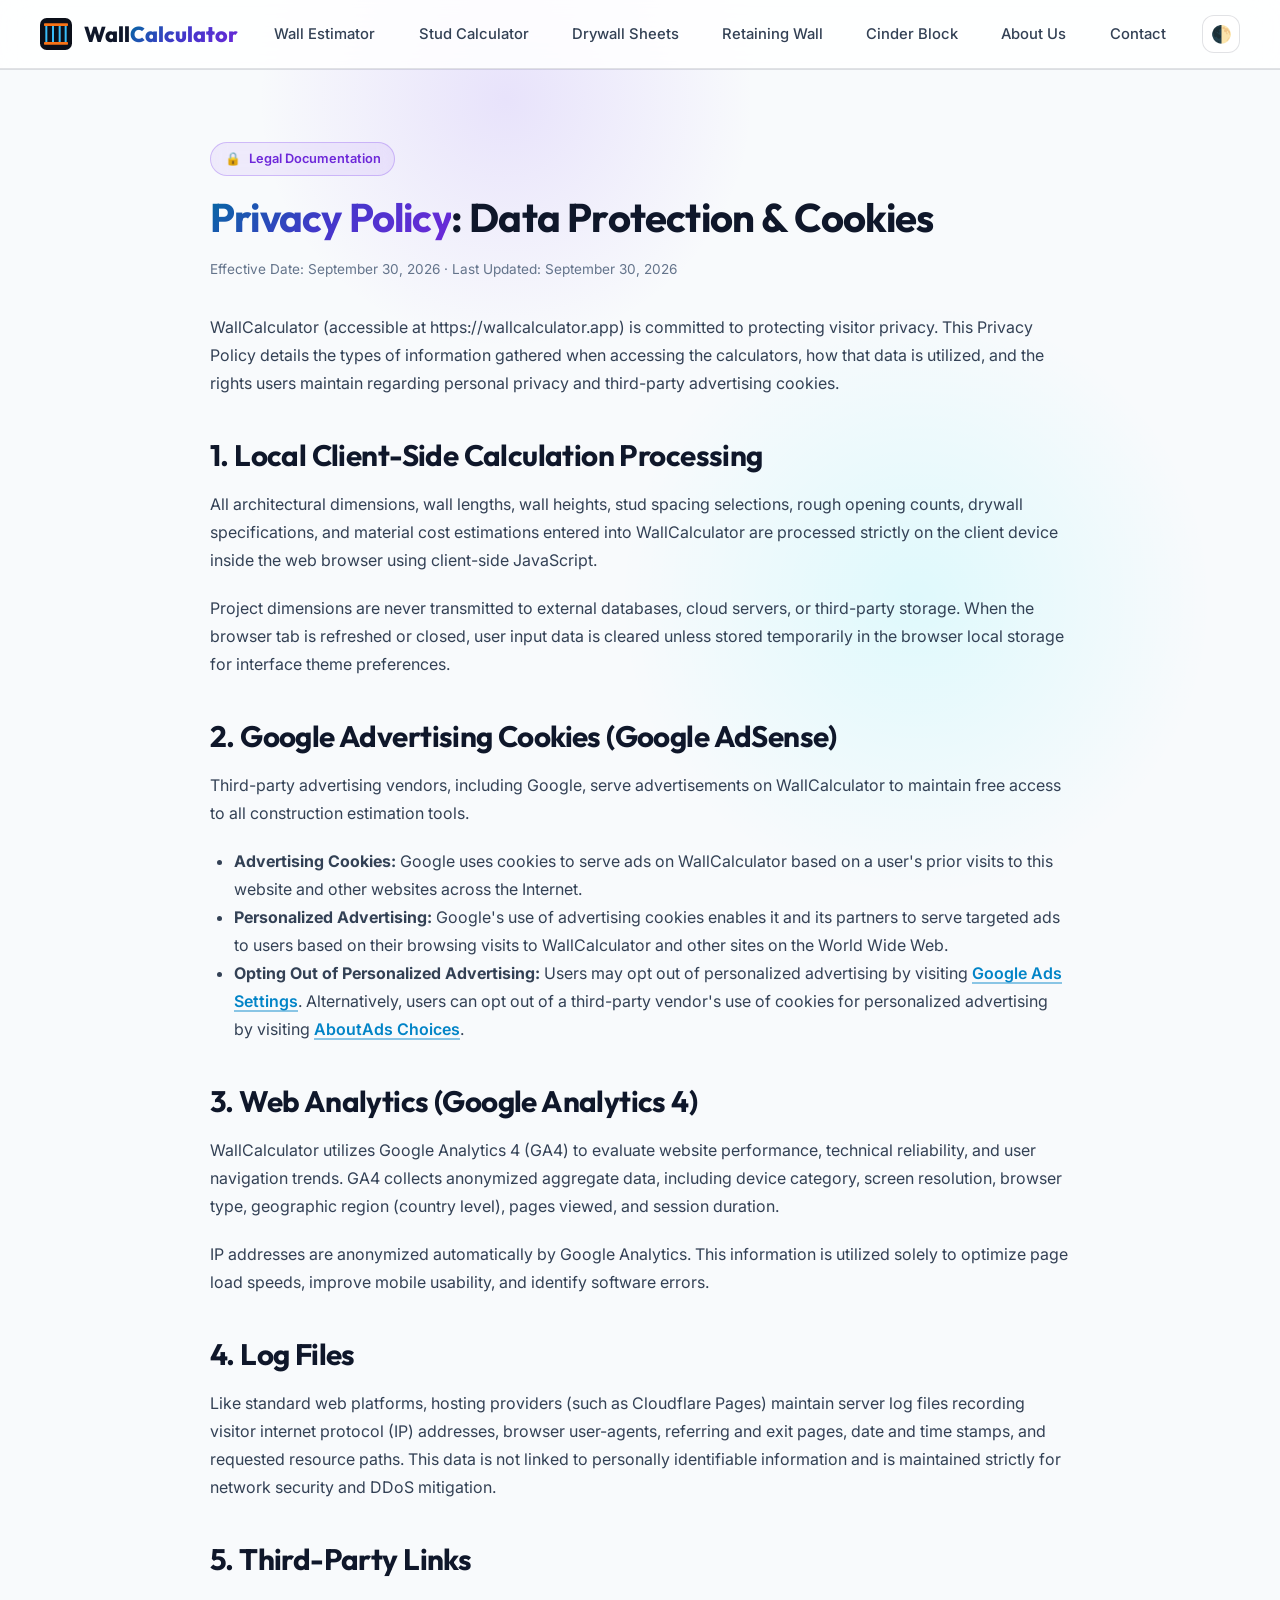
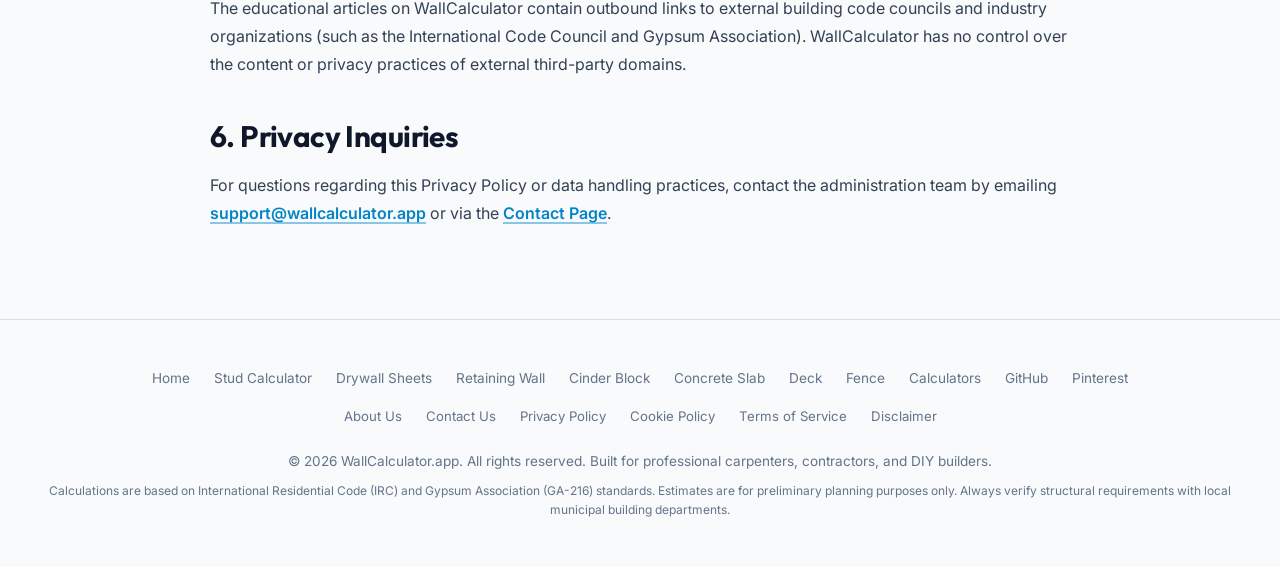
<file: privacy-policy.html>
<!DOCTYPE html>
<html lang="en" data-theme="light">
<head>
  <script>
    (function() {
      try {
        var saved = localStorage.getItem('theme');
        if (saved) document.documentElement.setAttribute('data-theme', saved);
      } catch (e) {}
    })();
  </script>
  <meta charset="UTF-8">
  <meta name="viewport" content="width=device-width, initial-scale=1.0">
  <meta http-equiv="X-UA-Compatible" content="IE=edge">
  <meta name="google-site-verification" content="uwycXcCau8QxGhGAJXw8MdhRhaqfwocgm-C9AI3S3YY" />
  
  <!-- Primary Meta Tags -->
  <title>Privacy Policy - WallCalculator Data Protection</title>
  <meta name="title" content="Privacy Policy - WallCalculator Data Protection">
  <meta name="description" content="Review the privacy practices of WallCalculator. Understand how visitor data, analytics, and advertising cookies are collected and managed.">
  <link rel="canonical" href="https://wallcalculator.app/privacy-policy">
  
  <!-- Open Graph / Facebook -->
  <meta property="og:type" content="website">
  <meta property="og:url" content="https://wallcalculator.app/privacy-policy">
  <meta property="og:title" content="Privacy Policy - WallCalculator Data Protection">
  <meta property="og:description" content="Review the privacy practices of WallCalculator. Understand how visitor data, analytics, and advertising cookies are collected and managed.">
  <meta property="og:image" content="https://wallcalculator.app/og-image.jpg">

  <!-- Twitter -->
  <meta name="twitter:card" content="summary_large_image">
  <meta name="twitter:url" content="https://wallcalculator.app/privacy-policy">
  <meta name="twitter:title" content="Privacy Policy - WallCalculator Data Protection">
  <meta name="twitter:description" content="Review the privacy practices of WallCalculator. Understand how visitor data, analytics, and advertising cookies are collected and managed.">
  <meta name="twitter:image" content="https://wallcalculator.app/og-image.jpg">

  <!-- Favicon -->
  <link rel="icon" type="image/svg+xml" href="/favicon.svg">
  <link rel="apple-touch-icon" href="/favicon.svg">

  <!-- Google Fonts - Asynchronous Non-Render-Blocking -->
  <link rel="preconnect" href="https://fonts.googleapis.com">
  <link rel="preconnect" href="https://fonts.gstatic.com" crossorigin>
  <link rel="preload" as="style" href="https://fonts.googleapis.com/css2?family=Inter:wght@400;500;600;700&family=Outfit:wght@500;600;700;800&display=swap">
  <link rel="stylesheet" href="https://fonts.googleapis.com/css2?family=Inter:wght@400;500;600;700&family=Outfit:wght@500;600;700;800&display=swap" media="print" onload="this.media='all'">
  <noscript>
    <link rel="stylesheet" href="https://fonts.googleapis.com/css2?family=Inter:wght@400;500;600;700&family=Outfit:wght@500;600;700;800&display=swap">
  </noscript>

  <!-- AI Agent Discovery (ARD & llms.txt) -->
  <link rel="alternate" type="application/json" href="/.well-known/ai-catalog.json" title="AI Agent Catalog">

  <!-- Inlined Master Stylesheet (Zero Network Round-Trips for Instant FCP) -->
  <style>
:root{--brand-primary:#00F0FF;--brand-primary-hover:#38BDF8;--brand-accent:#8B5CF6;--brand-accent-hover:#7C3AED;--brand-indigo:#6366F1;--brand-cyan:#06B6D4;--brand-pink:#EC4899;--brand-success:#10B981;--gradient-cta:linear-gradient(135deg,#00F0FF 0%,#3B82F6 45%,#8B5CF6 100%);--gradient-text:linear-gradient(135deg,#00F0FF 0%,#818CF8 50%,#C084FC 100%);--bg-body:#060714;--bg-surface:#0A0D22;--bg-card:rgba(14,18,41,0.85);--bg-card-hover:rgba(22,28,62,0.9);--bg-input:#090C1E;--border-color:rgba(139,92,246,0.22);--border-focus:#00F0FF;--text-main:#F8FAFC;--text-muted:#94A3B8;--text-dim:#64748B;--blueprint-grid:rgba(0,240,255,0.08);--blueprint-line:#00F0FF;--shadow-sm:0 2px 8px rgba(0,0,0,0.4);--shadow-md:0 8px 24px rgba(0,0,0,0.5),0 0 15px rgba(139,92,246,0.15);--shadow-lg:0 16px 40px rgba(0,0,0,0.6),0 0 30px rgba(0,240,255,0.15);--radius-sm:8px;--radius-md:12px;--radius-lg:18px;--radius-full:9999px;--transition:all 0.25s cubic-bezier(0.16,1,0.3,1)}[data-theme="light"]{--brand-primary:#0284C7;--brand-primary-hover:#0369A1;--brand-accent:#7C3AED;--brand-accent-hover:#6D28D9;--brand-indigo:#4F46E5;--brand-cyan:#0284C7;--brand-pink:#BE185D;--brand-success:#047857;--gradient-cta:linear-gradient(135deg,#0284C7 0%,#4F46E5 50%,#7C3AED 100%);--gradient-text:linear-gradient(135deg,#0369A1 0%,#4338CA 50%,#6D28D9 100%);--bg-body:#F8FAFC;--bg-surface:#FFFFFF;--bg-card:#FFFFFF;--bg-card-hover:#F1F5F9;--bg-input:#F8FAFC;--border-color:rgba(15,23,42,0.12);--border-focus:#0284C7;--text-main:#0F172A;--text-muted:#334155;--text-dim:#64748B;--blueprint-grid:rgba(2,132,199,0.08);--blueprint-line:#0284C7;--shadow-sm:0 2px 4px rgba(15,23,42,0.05);--shadow-md:0 6px 18px rgba(15,23,42,0.08);--shadow-lg:0 12px 32px rgba(15,23,42,0.1)}html{scroll-behavior:smooth;scroll-padding-top:72px}*,*::before,*::after{box-sizing:border-box;margin:0;padding:0}body{font-family:'Inter',-apple-system,BlinkMacSystemFont,'Segoe UI',Roboto,sans-serif;background-color:var(--bg-body);color:var(--text-main);line-height:1.6;-webkit-font-smoothing:antialiased;text-rendering:optimizeLegibility;transition:background-color 0.3s ease,color 0.3s ease;position:relative;overflow-x:hidden}body::before{content:'';position:absolute;top:-150px;left:20%;width:500px;height:500px;background:radial-gradient(circle,rgba(139,92,246,0.15) 0%,transparent 70%);pointer-events:none;z-index:0}body::after{content:'';position:absolute;top:300px;right:5%;width:600px;height:600px;background:radial-gradient(circle,rgba(0,240,255,0.1) 0%,transparent 70%);pointer-events:none;z-index:0}h1,h2,h3,h4,.font-heading{font-family:'Outfit',-apple-system,BlinkMacSystemFont,'Segoe UI',Roboto,sans-serif;font-weight:700;line-height:1.25;letter-spacing:-0.02em}a{color:inherit;text-decoration:none}.container{width:100%;max-width:1240px;margin:0 auto;padding:0 1.25rem;position:relative;z-index:1}.header-nav{position:sticky;top:0;z-index:100;background:rgba(6,7,20,0.85);backdrop-filter:blur(16px);-webkit-backdrop-filter:blur(16px);border-bottom:1px solid var(--border-color);transition:background 0.3s ease}[data-theme="light"] .header-nav{background:rgba(255,255,255,0.85)}.nav-inner{display:flex;align-items:center;justify-content:space-between;height:68px}.brand-logo{display:flex;align-items:center;gap:0.75rem;font-family:'Outfit',-apple-system,BlinkMacSystemFont,'Segoe UI',Roboto,sans-serif;font-size:1.35rem;font-weight:800}.brand-logo svg{width:32px;height:32px}.brand-logo span.accent{background:var(--gradient-text);-webkit-background-clip:text;-webkit-text-fill-color:transparent}.nav-links{display:flex;align-items:center;gap:1.5rem;list-style:none}.nav-links a{font-size:0.925rem;font-weight:500;color:var(--text-muted);transition:var(--transition);padding:0.4rem 0.6rem;border-radius:var(--radius-sm)}.nav-links a:hover,.nav-links a.active{color:var(--brand-primary);background:rgba(0,240,255,0.08)}[data-theme="light"] .nav-links a:hover,[data-theme="light"] .nav-links a.active{color:#0284C7;background:rgba(2,132,199,0.08)}.nav-actions{display:flex;align-items:center;gap:0.5rem}.btn-icon{background:var(--bg-card);border:1px solid var(--border-color);color:var(--text-main);width:38px;height:38px;border-radius:var(--radius-md);display:flex;align-items:center;justify-content:center;cursor:pointer;transition:var(--transition);font-size:1.05rem}.btn-icon:hover{background:var(--bg-card-hover);border-color:var(--brand-primary);box-shadow:0 0 12px rgba(0,240,255,0.3)}.mobile-menu-toggle{display:none}@media (max-width:768px){.nav-inner{height:58px}.brand-logo{font-size:1.15rem;gap:0.5rem}.brand-logo svg{width:26px;height:26px}.mobile-menu-toggle{display:flex}.nav-links{position:fixed;top:58px;left:0;right:0;background:var(--bg-surface);border-bottom:1px solid var(--border-color);box-shadow:var(--shadow-lg);flex-direction:column;align-items:stretch;gap:0.35rem;padding:1rem 1.25rem 1.25rem;display:none;z-index:999;backdrop-filter:blur(16px);-webkit-backdrop-filter:blur(16px)}.nav-links.mobile-open{display:flex;animation:menuSlideDown 0.22s cubic-bezier(0.16,1,0.3,1)}.nav-links a{font-size:0.95rem;padding:0.75rem 0.85rem;border-radius:var(--radius-sm);display:block;width:100%}@keyframes menuSlideDown{from{opacity:0;transform:translateY(-8px)}to{opacity:1;transform:translateY(0)}}}.hero-section{padding:3rem 0 4rem;position:relative;overflow:hidden}.hero-grid{display:grid;grid-template-columns:1fr 1.35fr;gap:2.5rem;align-items:start}@media (max-width:992px){.hero-section{padding:1.75rem 0 2.5rem}.hero-grid{grid-template-columns:1fr;gap:1.75rem}}@media (max-width:640px){.hero-section{padding:1.25rem 0 2rem}.hero-copy{text-align:center}.trust-badges{align-items:flex-start;text-align:left;margin:0 auto 1.25rem;max-width:480px}}.badge-pill{display:inline-flex;align-items:center;gap:0.5rem;background:rgba(139,92,246,0.15);color:#C084FC;border:1px solid rgba(139,92,246,0.35);padding:0.35rem 0.85rem;border-radius:var(--radius-full);font-size:0.8rem;font-weight:600;margin-bottom:1.25rem;backdrop-filter:blur(8px)}[data-theme="light"] .badge-pill{background:rgba(124,58,237,0.08);color:#6D28D9;border-color:rgba(124,58,237,0.28)}.hero-title{font-size:2.75rem;margin-bottom:1rem}.hero-title .accent{background:var(--gradient-text);-webkit-background-clip:text;-webkit-text-fill-color:transparent}.hero-subtitle{font-size:1.05rem;color:var(--text-muted);margin-bottom:1.75rem;line-height:1.65}.trust-badges{display:flex;flex-direction:column;gap:0.75rem;margin-bottom:2rem}.trust-item{display:flex;align-items:center;gap:0.6rem;font-size:0.9rem;color:var(--text-muted)}.trust-item span.icon{font-size:1.15rem}.calc-card{background:var(--bg-card);backdrop-filter:blur(16px);-webkit-backdrop-filter:blur(16px);border:1px solid var(--border-color);border-radius:var(--radius-lg);padding:1.75rem;box-shadow:var(--shadow-lg);position:relative}.mode-tabs{display:grid;grid-template-columns:repeat(3,1fr);gap:0.4rem;background:var(--bg-input);padding:0.3rem;border-radius:var(--radius-md);margin-bottom:1.5rem;border:1px solid rgba(255,255,255,0.05)}.tab-label-short{display:none}.tab-label-full{display:inline}.mode-btn{background:transparent;border:none;color:var(--text-muted);font-family:'Inter',sans-serif;font-size:0.85rem;font-weight:600;padding:0.6rem 0.5rem;border-radius:var(--radius-sm);cursor:pointer;transition:var(--transition);text-align:center}.mode-btn.active{background:rgba(0,240,255,0.12);color:#00F0FF;border:1px solid rgba(0,240,255,0.35);box-shadow:0 0 12px rgba(0,240,255,0.2)}[data-theme="light"] .mode-btn.active{background:rgba(2,132,199,0.1);color:#0369A1;border:1px solid #0284C7;box-shadow:0 2px 8px rgba(2,132,199,0.15)}.form-row-2{display:grid;grid-template-columns:1fr 1fr;gap:1rem;margin-bottom:1.25rem}.form-group{display:flex;flex-direction:column;gap:0.4rem}.form-label{font-size:0.825rem;font-weight:600;color:var(--text-muted);text-transform:uppercase;letter-spacing:0.05em;display:flex;justify-content:space-between}.input-with-unit{position:relative;display:flex;align-items:center}.form-input{width:100%;background:var(--bg-input);border:1px solid var(--border-color);color:var(--text-main);font-size:1.05rem;font-weight:600;padding:0.75rem 2.75rem 0.75rem 0.85rem;border-radius:var(--radius-md);outline:none;transition:var(--transition)}.form-input:focus{border-color:var(--border-focus);box-shadow:0 0 0 3px rgba(0,240,255,0.25)}.unit-tag{position:absolute;right:0.85rem;font-size:0.825rem;font-weight:700;color:var(--brand-primary);pointer-events:none}.pill-group{display:grid;grid-template-columns:repeat(2,1fr);gap:0.5rem}.pill-group.cols-3{grid-template-columns:repeat(3,1fr)}.pill-group.cols-4{grid-template-columns:repeat(4,1fr)}@media (max-width:640px){.pill-group.cols-3,.pill-group.cols-4{grid-template-columns:repeat(2,1fr)}}.pill-option{position:relative}.pill-option input[type="radio"]{position:absolute;opacity:0;cursor:pointer}.pill-label{display:flex;flex-direction:column;align-items:center;justify-content:center;background:var(--bg-input);border:1px solid var(--border-color);padding:0.6rem 0.5rem;border-radius:var(--radius-md);font-size:0.85rem;font-weight:600;color:var(--text-muted);cursor:pointer;transition:var(--transition);text-align:center}.pill-option input[type="radio"]:checked+.pill-label{border-color:#00F0FF;background:rgba(0,240,255,0.1);color:#00F0FF;box-shadow:0 0 12px rgba(0,240,255,0.2)}[data-theme="light"] .pill-option input[type="radio"]:checked+.pill-label{border-color:#0284C7;background:rgba(2,132,199,0.08);color:#0284C7;box-shadow:0 2px 8px rgba(2,132,199,0.15)}.pill-desc{font-size:0.72rem;font-weight:400;color:var(--text-dim);margin-top:0.15rem}.openings-box{background:rgba(0,0,0,0.25);border:1px dashed var(--border-color);padding:0.85rem;border-radius:var(--radius-md);margin-bottom:1.25rem}[data-theme="light"] .openings-box{background:#F1F5F9;border-color:rgba(15,23,42,0.15)}.openings-header{display:flex;justify-content:space-between;align-items:center;font-size:0.85rem;font-weight:600;color:var(--text-muted);margin-bottom:0.6rem}.openings-inputs{display:grid;grid-template-columns:1fr 1fr;gap:0.75rem}@media (max-width:640px){.openings-inputs{grid-template-columns:1fr 1fr !important}}.slider-container{margin-bottom:1.25rem}.slider-header{display:flex;justify-content:space-between;font-size:0.825rem;font-weight:600;color:var(--text-muted);margin-bottom:0.35rem}.range-slider{width:100%;accent-color:#00F0FF;cursor:pointer}.blueprint-wrapper{background:#04050E;border:1px solid rgba(0,240,255,0.3);border-radius:var(--radius-md);padding:1rem;margin-bottom:1.5rem;position:relative;overflow:hidden;background-image:linear-gradient(var(--blueprint-grid) 1px,transparent 1px),linear-gradient(90deg,var(--blueprint-grid) 1px,transparent 1px);background-size:20px 20px;box-shadow:inset 0 0 20px rgba(0,240,255,0.05)}.blueprint-header{display:flex;justify-content:space-between;align-items:center;margin-bottom:0.5rem;font-size:0.75rem;font-weight:700;text-transform:uppercase;color:#00F0FF;letter-spacing:0.08em}#blueprint-svg{width:100%;height:180px;display:block;overflow:visible}.blueprint-legend{display:flex;gap:1.25rem;margin-top:0.5rem;font-size:0.725rem;color:#94A3B8}.legend-item{display:flex;align-items:center;gap:0.35rem}.legend-color{width:10px;height:10px;border-radius:2px}.results-section{border-top:1px solid var(--border-color);padding-top:1.5rem}.results-title{font-size:1rem;font-weight:700;margin-bottom:1rem;display:flex;align-items:center;justify-content:space-between}.results-grid{display:grid;grid-template-columns:repeat(3,1fr);gap:0.75rem;margin-bottom:1.25rem}@media (max-width:640px){.results-grid{grid-template-columns:repeat(2,1fr);gap:0.5rem;margin-bottom:1rem}}.takeoff-card{background:var(--bg-surface);border:1px solid var(--border-color);padding:0.85rem;border-radius:var(--radius-md);display:flex;flex-direction:column}.takeoff-card.highlight{border-color:var(--brand-primary);background:rgba(0,240,255,0.08);box-shadow:0 0 15px rgba(0,240,255,0.15)}[data-theme="light"] .takeoff-card.highlight{background:rgba(2,132,199,0.06);border-color:#0284C7;box-shadow:0 2px 10px rgba(2,132,199,0.1)}.takeoff-card.accent{border-color:var(--brand-accent);background:rgba(139,92,246,0.08);box-shadow:0 0 15px rgba(139,92,246,0.15)}[data-theme="light"] .takeoff-card.accent{background:rgba(124,58,237,0.06);border-color:#7C3AED;box-shadow:0 2px 10px rgba(124,58,237,0.1)}.takeoff-label{font-size:0.75rem;font-weight:600;color:var(--text-dim);text-transform:uppercase}.takeoff-val{font-family:'Outfit',-apple-system,BlinkMacSystemFont,'Segoe UI',Roboto,sans-serif;font-size:1.65rem;font-weight:800;color:var(--text-main);margin:0.2rem 0}.takeoff-sub{font-size:0.72rem;color:var(--text-muted)}.cost-estimation-box{background:var(--bg-surface);border:1px solid var(--border-color);border-radius:var(--radius-md);padding:1rem;margin-bottom:1.25rem;display:flex;justify-content:space-between;align-items:center}[data-theme="light"] .cost-estimation-box{background:#FFFFFF;box-shadow:var(--shadow-sm)}.cost-total-display{display:flex;flex-direction:column}.cost-total-display .label{font-size:0.75rem;font-weight:700;text-transform:uppercase;color:var(--brand-accent)}[data-theme="light"] .cost-total-display .label{color:#6D28D9}.cost-total-display .number{font-family:'Outfit',-apple-system,BlinkMacSystemFont,'Segoe UI',Roboto,sans-serif;font-size:1.85rem;font-weight:800;color:var(--brand-primary);text-shadow:0 0 15px rgba(0,240,255,0.4)}[data-theme="light"] .cost-total-display .number{color:#0284C7;text-shadow:none}.btn-toggle-costs{font-size:0.8rem;color:var(--text-muted);background:transparent;border:1px solid var(--border-color);padding:0.35rem 0.75rem;border-radius:var(--radius-sm);cursor:pointer;transition:var(--transition)}.btn-toggle-costs:hover{color:#00F0FF;border-color:#00F0FF}.cost-breakdown-details{display:none;padding-top:0.85rem;margin-top:0.85rem;border-top:1px dashed var(--border-color)}.cost-breakdown-details.open{display:block}.cost-table{width:100%;font-size:0.825rem;border-collapse:collapse}.cost-table td{padding:0.4rem 0.2rem;color:var(--text-muted)}.cost-table td.cost-num{text-align:right;font-weight:600;color:var(--text-main)}.action-buttons{display:grid;grid-template-columns:1fr 1fr;gap:0.75rem}.btn-primary{background:var(--gradient-cta);color:#FFFFFF;border:none;font-family:'Outfit',-apple-system,BlinkMacSystemFont,'Segoe UI',Roboto,sans-serif;font-size:0.95rem;font-weight:700;padding:0.85rem 1.25rem;border-radius:var(--radius-md);cursor:pointer;display:flex;align-items:center;justify-content:center;gap:0.5rem;transition:var(--transition);box-shadow:0 4px 20px rgba(0,240,255,0.3),0 0 25px rgba(139,92,246,0.25)}.btn-primary:hover{transform:translateY(-2px);box-shadow:0 6px 24px rgba(0,240,255,0.45),0 0 35px rgba(139,92,246,0.35)}.btn-secondary{background:rgba(255,255,255,0.05);color:var(--text-main);border:1px solid var(--border-color);font-family:'Outfit',-apple-system,BlinkMacSystemFont,'Segoe UI',Roboto,sans-serif;font-size:0.95rem;font-weight:700;padding:0.85rem 1.25rem;border-radius:var(--radius-md);cursor:pointer;display:flex;align-items:center;justify-content:center;gap:0.5rem;transition:var(--transition)}.btn-secondary:hover{background:rgba(255,255,255,0.1);border-color:var(--brand-primary)}[data-theme="light"] .btn-secondary{background:#FFFFFF;color:#0F172A;border-color:rgba(15,23,42,0.15);box-shadow:0 1px 3px rgba(15,23,42,0.08)}[data-theme="light"] .btn-secondary:hover{background:#F8FAFC;border-color:#0284C7;color:#0284C7}.suite-section{padding:4.5rem 0;border-top:1px solid var(--border-color);background:rgba(6,7,20,0.5)}[data-theme="light"] .suite-section{background:#F8FAFC;border-top:1px solid rgba(15,23,42,0.08)}.section-head{text-align:center;max-width:650px;margin:0 auto 3rem}.section-eyebrow{display:inline-block;color:var(--brand-primary);font-size:0.825rem;font-weight:700;text-transform:uppercase;letter-spacing:0.1em;margin-bottom:0.5rem}[data-theme="light"] .section-eyebrow{color:#0284C7}.section-title{font-size:2.15rem;margin-bottom:0.75rem}.section-subtitle{color:var(--text-muted);font-size:0.975rem}.tools-grid{display:grid;grid-template-columns:repeat(auto-fit,minmax(280px,1fr));gap:1.25rem}.tool-card{background:var(--bg-card);border:1px solid var(--border-color);border-radius:var(--radius-lg);padding:1.5rem;display:flex;flex-direction:column;transition:var(--transition)}[data-theme="light"] .tool-card{background:#FFFFFF;border-color:rgba(15,23,42,0.12);box-shadow:0 2px 10px rgba(15,23,42,0.04)}.tool-card:hover{transform:translateY(-4px);border-color:var(--brand-primary);box-shadow:0 8px 30px rgba(0,0,0,0.5),0 0 20px rgba(0,240,255,0.2)}[data-theme="light"] .tool-card:hover{border-color:#0284C7;box-shadow:0 8px 24px rgba(15,23,42,0.08)}.tool-card-icon{width:44px;height:44px;border-radius:var(--radius-md);background:rgba(0,240,255,0.1);color:var(--brand-primary);display:flex;align-items:center;justify-content:center;margin-bottom:1.15rem}[data-theme="light"] .tool-card-icon{background:rgba(2,132,199,0.1);color:#0284C7}.tool-card-icon svg{width:24px;height:24px}.tool-card-title{font-size:1.2rem;margin-bottom:0.5rem;color:var(--text-main)}.tool-card-desc{font-size:0.875rem;color:var(--text-muted);margin-bottom:1.25rem;flex-grow:1}.tool-card-link{font-size:0.85rem;font-weight:700;color:var(--brand-primary);display:flex;align-items:center;gap:0.35rem}[data-theme="light"] .tool-card-link{color:#0284C7}.article-section{padding:4.5rem 0;border-top:1px solid var(--border-color)}.prose-content{max-width:860px;margin:0 auto}.aeo-direct-box{background:rgba(139,92,246,0.1);border-left:4px solid var(--brand-primary);border-radius:0 var(--radius-md) var(--radius-md) 0;padding:1.35rem;margin-bottom:2.5rem;border-top:1px solid var(--border-color);border-right:1px solid var(--border-color);border-bottom:1px solid var(--border-color)}[data-theme="light"] .aeo-direct-box{background:rgba(2,132,199,0.05);border-left-color:#0284C7}.aeo-title{font-size:1.05rem;font-weight:700;color:var(--brand-primary);display:flex;align-items:center;gap:0.5rem;margin-bottom:0.5rem}[data-theme="light"] .aeo-title{color:#0284C7}.aeo-text{font-size:0.95rem;line-height:1.7}.prose-content h2{font-size:1.85rem;margin:2.5rem 0 1rem;color:var(--text-main)}.prose-content h3{font-size:1.35rem;margin:1.75rem 0 0.75rem;color:#C084FC}[data-theme="light"] .prose-content h3{color:#4338CA}.prose-content p{color:var(--text-muted);font-size:1rem;line-height:1.75;margin-bottom:1.25rem}.prose-content a,.article-section a{color:#00F0FF;text-decoration:underline;text-underline-offset:3px;text-decoration-thickness:1.5px;font-weight:600;transition:var(--transition)}.prose-content a:hover,.article-section a:hover{color:#8B5CF6;text-decoration-thickness:2.5px}[data-theme="light"] .prose-content a,[data-theme="light"] .article-section a{color:#0284C7;text-decoration-color:rgba(2,132,199,0.45)}[data-theme="light"] .prose-content a:hover,[data-theme="light"] .article-section a:hover{color:#0369A1;text-decoration-color:#0369A1}.prose-content ul,.prose-content ol{color:var(--text-muted);padding-left:1.5rem;margin-bottom:1.5rem;line-height:1.75}.formula-card{background:var(--bg-card);border:1px solid var(--border-color);border-radius:var(--radius-md);padding:1.25rem;margin:1.5rem 0}.formula-code{background:var(--bg-input);padding:0.75rem 1rem;border-radius:var(--radius-sm);font-family:'Courier New',Courier,monospace;font-size:0.95rem;color:var(--brand-primary);font-weight:700;display:block;margin:0.5rem 0;border:1px solid var(--border-color)}[data-theme="light"] .formula-code{color:#0369A1;background:#E2E8F0}.data-table-wrapper{overflow-x:auto;margin:1.75rem 0}.data-table{width:100%;border-collapse:collapse;font-size:0.9rem}.data-table th,.data-table td{padding:0.75rem 1rem;text-align:left;border-bottom:1px solid var(--border-color)}.data-table th{background:var(--bg-input);color:var(--text-main);font-weight:700}.data-table td{color:var(--text-muted)}.faq-list{display:flex;flex-direction:column;gap:0.75rem;margin-top:1.5rem}.faq-item{background:var(--bg-card);border:1px solid var(--border-color);border-radius:var(--radius-md);overflow:hidden;transition:var(--transition)}.faq-question{width:100%;background:transparent;border:none;padding:1.15rem 1.25rem;text-align:left;font-family:'Outfit',-apple-system,BlinkMacSystemFont,'Segoe UI',Roboto,sans-serif;font-size:1.05rem;font-weight:700;color:var(--text-main);cursor:pointer;display:flex;justify-content:space-between;align-items:center}.faq-icon{font-size:1.25rem;color:var(--brand-primary);transition:transform 0.2s ease}[data-theme="light"] .faq-icon{color:#0284C7}.faq-item.open .faq-icon{transform:rotate(45deg)}.faq-answer{max-height:0;overflow:hidden;transition:max-height 0.3s cubic-bezier(0,1,0,1);padding:0 1.25rem;color:var(--text-muted);font-size:0.925rem;line-height:1.7}.faq-item.open .faq-answer{max-height:500px;padding-bottom:1.25rem;transition:max-height 0.3s ease-in-out}.site-footer{border-top:1px solid var(--border-color);padding:3rem 0;background:var(--bg-body);text-align:center;color:var(--text-dim);font-size:0.85rem}.footer-links{display:flex;justify-content:center;gap:1.5rem;margin-bottom:1rem}.footer-links a:hover{color:var(--brand-primary)}[data-theme="light"] .footer-links a:hover{color:#0284C7}@media (max-width:768px){.container{padding:0 1rem}.hero-section{padding:1.25rem 0 2rem}.hero-title{font-size:1.95rem;line-height:1.22;margin-bottom:0.75rem}.hero-subtitle{font-size:0.925rem;line-height:1.55;margin-bottom:1.25rem}.badge-pill{font-size:0.72rem;padding:0.25rem 0.65rem;margin-bottom:0.85rem;max-width:100%;white-space:normal;text-align:center}.suite-section{padding:2.75rem 0}.section-title{font-size:1.7rem}.section-head{margin-bottom:1.75rem}.tools-grid{grid-template-columns:1fr;gap:1rem}.article-section{padding:2.75rem 0}.prose-content h2{font-size:1.45rem;margin:2rem 0 0.85rem}.prose-content h3{font-size:1.2rem;margin:1.5rem 0 0.65rem}.data-table-wrapper{margin:1.25rem -0.5rem;padding:0 0.5rem;overflow-x:auto;-webkit-overflow-scrolling:touch}.data-table th,.data-table td{padding:0.55rem 0.65rem;font-size:0.8rem;white-space:nowrap}.faq-question{padding:0.95rem 1rem;font-size:0.95rem}.site-footer{padding:2.25rem 0}.footer-links{flex-wrap:wrap;gap:0.75rem 1.25rem}}@media (max-width:540px){.hero-title{font-size:1.7rem}.calc-card{padding:1.15rem 0.85rem;border-radius:var(--radius-md)}.tab-label-short{display:inline}.tab-label-full{display:none}.mode-tabs{gap:0.25rem;padding:0.25rem;margin-bottom:1.25rem}.mode-btn{font-size:0.75rem;padding:0.5rem 0.25rem}.form-row-2{gap:0.5rem}.form-label{font-size:0.75rem}.form-input{font-size:0.95rem;padding:0.65rem 2.25rem 0.65rem 0.65rem}.unit-tag{right:0.65rem;font-size:0.75rem}.pill-group{gap:0.35rem}.pill-label{padding:0.5rem 0.25rem;font-size:0.775rem}.pill-desc{font-size:0.65rem}.openings-inputs{gap:0.5rem}.blueprint-wrapper{padding:0.75rem 0.5rem;margin-bottom:1.25rem}#blueprint-svg{height:150px}.blueprint-legend{flex-wrap:wrap;gap:0.5rem 0.85rem;justify-content:center;font-size:0.7rem}.takeoff-card{padding:0.65rem 0.5rem}.takeoff-label{font-size:0.68rem}.takeoff-val{font-size:1.35rem}.takeoff-sub{font-size:0.65rem}.cost-estimation-box{flex-direction:column;align-items:stretch;text-align:center;gap:0.75rem;padding:0.85rem}.cost-total-display{align-items:center}.cost-total-display .number{font-size:1.65rem}.btn-toggle-costs{width:100%;padding:0.5rem}.action-buttons{grid-template-columns:1fr;gap:0.5rem}.btn-primary,.btn-secondary{padding:0.75rem 1rem;font-size:0.9rem;width:100%}}@media print{body{background:#FFFFFF !important;color:#000000 !important}.header-nav,.suite-section,.article-section,.site-footer,.action-buttons,.mode-tabs{display:none !important}.hero-grid{grid-template-columns:1fr !important}.calc-card{border:none !important;box-shadow:none !important;padding:0 !important}.blueprint-wrapper{background:#FFFFFF !important;border:1px solid #000000 !important}.takeoff-card{border:1px solid #CCCCCC !important;color:#000000 !important}}.hero-toc-card{background:var(--bg-card);border:1px solid var(--border-color);border-radius:var(--radius-lg);padding:1.15rem 1.25rem;backdrop-filter:blur(14px);-webkit-backdrop-filter:blur(14px);box-shadow:var(--shadow-md);margin-top:0.75rem;transition:var(--transition)}[data-theme="light"] .hero-toc-card{background:#FFFFFF;border-color:rgba(15,23,42,0.12);box-shadow:0 4px 16px rgba(15,23,42,0.06)}.hero-toc-header{display:flex;align-items:center;justify-content:space-between;margin-bottom:0.75rem;padding-bottom:0.6rem;border-bottom:1px solid var(--border-color)}.hero-toc-title{display:flex;align-items:center;gap:0.45rem;font-family:'Outfit',sans-serif;font-size:0.825rem;font-weight:700;text-transform:uppercase;letter-spacing:0.08em;color:var(--brand-primary)}[data-theme="light"] .hero-toc-title{color:#0284C7}.hero-toc-badge{font-size:0.7rem;font-weight:600;color:var(--text-dim);background:var(--bg-input);padding:0.15rem 0.5rem;border-radius:var(--radius-full);border:1px solid var(--border-color)}.hero-toc-nav{display:flex;flex-direction:column;gap:0.2rem}.hero-toc-link{display:flex;align-items:center;gap:0.5rem;font-size:0.825rem;font-weight:500;color:var(--text-muted);padding:0.35rem 0.55rem;border-radius:var(--radius-sm);transition:var(--transition);text-decoration:none}.hero-toc-link:hover{color:var(--brand-primary);background:rgba(0,240,255,0.08);transform:translateX(3px)}[data-theme="light"] .hero-toc-link:hover{color:#0284C7;background:rgba(2,132,199,0.06)}.hero-toc-link.active{color:var(--brand-primary);background:rgba(0,240,255,0.08);font-weight:600}.hero-toc-bullet{width:5px;height:5px;border-radius:50%;background:var(--brand-accent);flex-shrink:0;transition:var(--transition)}.hero-toc-link:hover .hero-toc-bullet,.hero-toc-link.active .hero-toc-bullet{background:var(--brand-primary);box-shadow:0 0 6px var(--brand-primary);transform:scale(1.35)}[data-theme="light"] .hero-toc-bullet{background:#7C3AED}[data-theme="light"] .hero-toc-link:hover .hero-toc-bullet,[data-theme="light"] .hero-toc-link.active .hero-toc-bullet{background:#0284C7;box-shadow:0 0 6px rgba(2,132,199,0.5)}.hero-toc-toggle{display:none;width:100%;background:var(--bg-card);border:1px solid var(--border-color);border-radius:var(--radius-md);padding:0.65rem 0.95rem;color:var(--text-main);font-family:'Outfit',sans-serif;font-size:0.875rem;font-weight:600;cursor:pointer;align-items:center;justify-content:space-between;transition:var(--transition)}[data-theme="light"] .hero-toc-toggle{background:#FFFFFF;border-color:rgba(15,23,42,0.12)}.hero-toc-toggle .chevron{font-size:0.8rem;color:var(--brand-primary);transition:transform 0.2s ease}[data-theme="light"] .hero-toc-toggle .chevron{color:#0284C7}@media (max-width:992px){.hero-toc-card{padding:0;background:transparent;border:none;box-shadow:none;margin-top:0.5rem;margin-bottom:1.5rem}.hero-toc-header{display:none}.hero-toc-toggle{display:flex}.hero-toc-nav{display:none;grid-template-columns:1fr;gap:0.25rem;background:var(--bg-card);border:1px solid var(--border-color);border-radius:var(--radius-md);padding:0.65rem;margin-top:0.4rem}[data-theme="light"] .hero-toc-nav{background:#FFFFFF;box-shadow:0 4px 16px rgba(15,23,42,0.08)}.hero-toc-card.open .hero-toc-nav{display:flex;flex-direction:column;animation:menuSlideDown 0.2s ease}.hero-toc-card.open .hero-toc-toggle .chevron{transform:rotate(180deg)}}.page-title{font-family:'Outfit',-apple-system,BlinkMacSystemFont,'Segoe UI',Roboto,sans-serif;font-size:2.5rem;font-weight:700;line-height:1.25;letter-spacing:-0.02em;margin-bottom:1rem}.page-title .accent{background:var(--gradient-text);-webkit-background-clip:text;-webkit-text-fill-color:transparent}.contact-grid{display:grid;grid-template-columns:1fr 1.35fr;gap:2rem;align-items:start}.contact-card{background:var(--bg-card);border:1px solid var(--border-color);border-radius:var(--radius-lg);padding:1.75rem;box-shadow:var(--shadow-md)}.calculator-links-grid{display:grid;grid-template-columns:repeat(auto-fit,minmax(220px,1fr));gap:1rem}.prose-content{overflow-wrap:break-word;word-wrap:break-word}@media (max-width:992px){.contact-grid{grid-template-columns:1fr;gap:1.5rem}}@media (max-width:768px){.page-title{font-size:1.85rem !important;line-height:1.25;margin-bottom:0.75rem}.contact-card{padding:1.35rem 1.15rem}.article-section{padding-top:2rem !important;padding-bottom:2.5rem !important}.formula-code{overflow-x:auto;white-space:nowrap;-webkit-overflow-scrolling:touch}}@media (max-width:540px){.page-title{font-size:1.6rem !important;line-height:1.22}.contact-card{padding:1.15rem 0.85rem}.calculator-links-grid{grid-template-columns:1fr}.form-label{flex-direction:column;align-items:flex-start;gap:0.15rem}.form-label span:last-child{font-size:0.68rem;font-weight:500;opacity:0.75}}
  </style>

  <!-- JSON-LD Structured Data -->
  <script type="application/ld+json">
  {
    "@context": "https://schema.org",
    "@type": "WebPage",
    "name": "Privacy Policy - WallCalculator",
    "url": "https://wallcalculator.app/privacy-policy",
    "description": "Review the privacy practices of WallCalculator. Understand how visitor data, analytics, and advertising cookies are collected and managed.",
    "breadcrumb": {
      "@type": "BreadcrumbList",
      "itemListElement": [
        {
          "@type": "ListItem",
          "position": 1,
          "name": "Home",
          "item": "https://wallcalculator.app/"
        },
        {
          "@type": "ListItem",
          "position": 2,
          "name": "Privacy Policy",
          "item": "https://wallcalculator.app/privacy-policy"
        }
      ]
    }
  }
  </script>
</head>
<body>
  <!-- Header / Navigation -->
  <header class="header-nav">
    <div class="container">
      <nav class="nav-inner" aria-label="Main Navigation">
        <a href="/" class="brand-logo" aria-label="WallCalculator.app Home">
          <svg viewBox="0 0 48 48" width="32" height="32" fill="none">
            <rect width="48" height="48" rx="10" fill="#0B0F19"/>
            <rect x="6" y="8" width="36" height="4" rx="1" fill="#F97316"/>
            <rect x="6" y="36" width="36" height="4" rx="1" fill="#F97316"/>
            <rect x="8" y="12" width="3" height="24" fill="#38BDF8"/>
            <rect x="18" y="12" width="3" height="24" fill="#38BDF8"/>
            <rect x="28" y="12" width="3" height="24" fill="#38BDF8"/>
            <rect x="37" y="12" width="3" height="24" fill="#38BDF8"/>
          </svg>
          <span>Wall<span class="accent">Calculator</span></span>
        </a>

        <!-- Desktop Navigation -->
        <ul class="nav-links" role="list">
          <li><a href="/">Wall Estimator</a></li>
          <li><a href="/wall-stud-calculator">Stud Calculator</a></li>
          <li><a href="/drywall-calculator">Drywall Sheets</a></li>
          <li><a href="/retaining-wall-calculator">Retaining Wall</a></li>
          <li><a href="/cinder-block-calculator">Cinder Block</a></li>
          <li><a href="/about">About Us</a></li>
          <li><a href="/contact">Contact</a></li>
        </ul>

        <div class="nav-actions">
          <button class="btn-icon" id="theme-toggle-btn" aria-label="Toggle Dark/Light Mode" title="Toggle Theme">
            🌓
          </button>
          <button class="btn-icon mobile-menu-toggle" id="mobile-menu-btn" aria-label="Toggle Menu" title="Open Navigation Menu" aria-expanded="false">
            <span class="hamburger-icon">&#x2630;</span>
          </button>
        </div>
      </nav>
    </div>
  </header>

  <main id="main-content">
    <article class="article-section">
      <div class="container">
        <div class="prose-content">
          <div class="badge-pill" style="margin-bottom: 1rem;">
            <span>&#x1F512;</span> Legal Documentation
          </div>
          <h1 class="page-title">
            <span class="accent">Privacy Policy</span>: Data Protection &amp; Cookies
          </h1>
          <p style="font-size: 0.85rem; color: var(--text-dim); margin-bottom: 2rem;">
            Effective Date: September 30, 2026 &middot; Last Updated: September 30, 2026
          </p>

          <p>
            WallCalculator (accessible at https://wallcalculator.app) is committed to protecting visitor privacy. This Privacy Policy details the types of information gathered when accessing the calculators, how that data is utilized, and the rights users maintain regarding personal privacy and third-party advertising cookies.
          </p>

          <h2>1. Local Client-Side Calculation Processing</h2>
          <p>
            All architectural dimensions, wall lengths, wall heights, stud spacing selections, rough opening counts, drywall specifications, and material cost estimations entered into WallCalculator are processed strictly on the client device inside the web browser using client-side JavaScript.
          </p>
          <p>
            Project dimensions are never transmitted to external databases, cloud servers, or third-party storage. When the browser tab is refreshed or closed, user input data is cleared unless stored temporarily in the browser local storage for interface theme preferences.
          </p>

          <h2>2. Google Advertising Cookies (Google AdSense)</h2>
          <p>
            Third-party advertising vendors, including Google, serve advertisements on WallCalculator to maintain free access to all construction estimation tools.
          </p>
          <ul>
            <li><strong>Advertising Cookies:</strong> Google uses cookies to serve ads on WallCalculator based on a user's prior visits to this website and other websites across the Internet.</li>
            <li><strong>Personalized Advertising:</strong> Google's use of advertising cookies enables it and its partners to serve targeted ads to users based on their browsing visits to WallCalculator and other sites on the World Wide Web.</li>
            <li><strong>Opting Out of Personalized Advertising:</strong> Users may opt out of personalized advertising by visiting <a href="https://www.google.com/settings/ads" target="_blank" rel="noopener">Google Ads Settings</a>. Alternatively, users can opt out of a third-party vendor's use of cookies for personalized advertising by visiting <a href="https://www.aboutads.info/choices/" target="_blank" rel="noopener">AboutAds Choices</a>.</li>
          </ul>

          <h2>3. Web Analytics (Google Analytics 4)</h2>
          <p>
            WallCalculator utilizes Google Analytics 4 (GA4) to evaluate website performance, technical reliability, and user navigation trends. GA4 collects anonymized aggregate data, including device category, screen resolution, browser type, geographic region (country level), pages viewed, and session duration.
          </p>
          <p>
            IP addresses are anonymized automatically by Google Analytics. This information is utilized solely to optimize page load speeds, improve mobile usability, and identify software errors.
          </p>

          <h2>4. Log Files</h2>
          <p>
            Like standard web platforms, hosting providers (such as Cloudflare Pages) maintain server log files recording visitor internet protocol (IP) addresses, browser user-agents, referring and exit pages, date and time stamps, and requested resource paths. This data is not linked to personally identifiable information and is maintained strictly for network security and DDoS mitigation.
          </p>

          <h2>5. Third-Party Links</h2>
          <p>
            The educational articles on WallCalculator contain outbound links to external building code councils and industry organizations (such as the International Code Council and Gypsum Association). WallCalculator has no control over the content or privacy practices of external third-party domains.
          </p>

          <h2>6. Privacy Inquiries</h2>
          <p>
            For questions regarding this Privacy Policy or data handling practices, contact the administration team by emailing <a href="mailto:support@wallcalculator.app">support@wallcalculator.app</a> or via the <a href="/contact">Contact Page</a>.
          </p>
        </div>
      </div>
    </article>
  </main>

  <!-- Site Footer -->
  <footer class="site-footer">
    <div class="container">
      <div class="footer-links">
        <a href="/">Home</a>
        <a href="/wall-stud-calculator">Stud Calculator</a>
        <a href="/drywall-calculator">Drywall Sheets</a>
        <a href="/retaining-wall-calculator">Retaining Wall</a>
        <a href="/cinder-block-calculator">Cinder Block</a>
        <a href="/concrete-slab-calculator">Concrete Slab</a>
        <a href="/deck-calculator">Deck</a>
        <a href="/fence-calculator">Fence</a>
        <a href="/#suite-tools">Calculators</a>
        <a href="https://github.com/Aamirtechseo/wallcalculator" target="_blank" rel="noopener">GitHub</a>
        <a href="https://www.pinterest.com/wallcalculators/" target="_blank" rel="noopener nofollow">Pinterest</a>
      </div>
      <div class="footer-links" style="margin-top: 0.75rem; font-size: 0.825rem; flex-wrap: wrap;">
        <a href="/about">About Us</a>
        <a href="/contact">Contact Us</a>
        <a href="/privacy-policy">Privacy Policy</a>
        <a href="/cookie-policy">Cookie Policy</a>
        <a href="/terms-of-service">Terms of Service</a>
        <a href="/disclaimer">Disclaimer</a>
      </div>
      <p style="margin-top: 1.5rem;">&copy; 2026 WallCalculator.app. All rights reserved. Built for professional carpenters, contractors, and DIY builders.</p>
      <p style="margin-top: 0.5rem; font-size: 0.75rem; color: var(--text-dim);">
        Calculations are based on International Residential Code (IRC) and Gypsum Association (GA-216) standards. Estimates are for preliminary planning purposes only. Always verify structural requirements with local municipal building departments.
      </p>
    </div>
  </footer>

  <!-- Interactive Script (Theme Toggle + Mobile Drawer) -->
  <script>
    (function () {
      var savedTheme = localStorage.getItem('theme') || 'light';
      document.documentElement.setAttribute('data-theme', savedTheme);
      var themeBtn = document.getElementById('theme-toggle-btn');
      if (themeBtn) {
        themeBtn.addEventListener('click', function () {
          var cur = document.documentElement.getAttribute('data-theme') || 'light';
          var next = cur === 'dark' ? 'light' : 'dark';
          document.documentElement.setAttribute('data-theme', next);
          localStorage.setItem('theme', next);
        });
      }
      var menuBtn = document.getElementById('mobile-menu-btn');
      var navLinks = document.querySelector('.nav-links');
      if (menuBtn && navLinks) {
        menuBtn.addEventListener('click', function (e) {
          e.stopPropagation();
          var isOpen = navLinks.classList.toggle('mobile-open');
          menuBtn.setAttribute('aria-expanded', isOpen);
          menuBtn.innerHTML = isOpen ? '&#x2715;' : '&#x2630;';
        });
        navLinks.querySelectorAll('a').forEach(function (link) {
          link.addEventListener('click', function () {
            navLinks.classList.remove('mobile-open');
            menuBtn.setAttribute('aria-expanded', 'false');
            menuBtn.innerHTML = '&#x2630;';
          });
        });
        document.addEventListener('click', function (e) {
          if (navLinks.classList.contains('mobile-open') && !navLinks.contains(e.target) && e.target !== menuBtn) {
            navLinks.classList.remove('mobile-open');
            menuBtn.setAttribute('aria-expanded', 'false');
            menuBtn.innerHTML = '&#x2630;';
          }
        });
      }
    })();
  </script>

  <!-- Google tag (gtag.js) - Non-Blocking Analytics -->
  <script async src="https://www.googletagmanager.com/gtag/js?id=G-VNPHPE8S2V"></script>
  <script>
    window.dataLayer = window.dataLayer || [];
    function gtag(){dataLayer.push(arguments);}
    gtag('js', new Date());
    gtag('config', 'G-VNPHPE8S2V');
  </script>
</body>
</html>
</file>
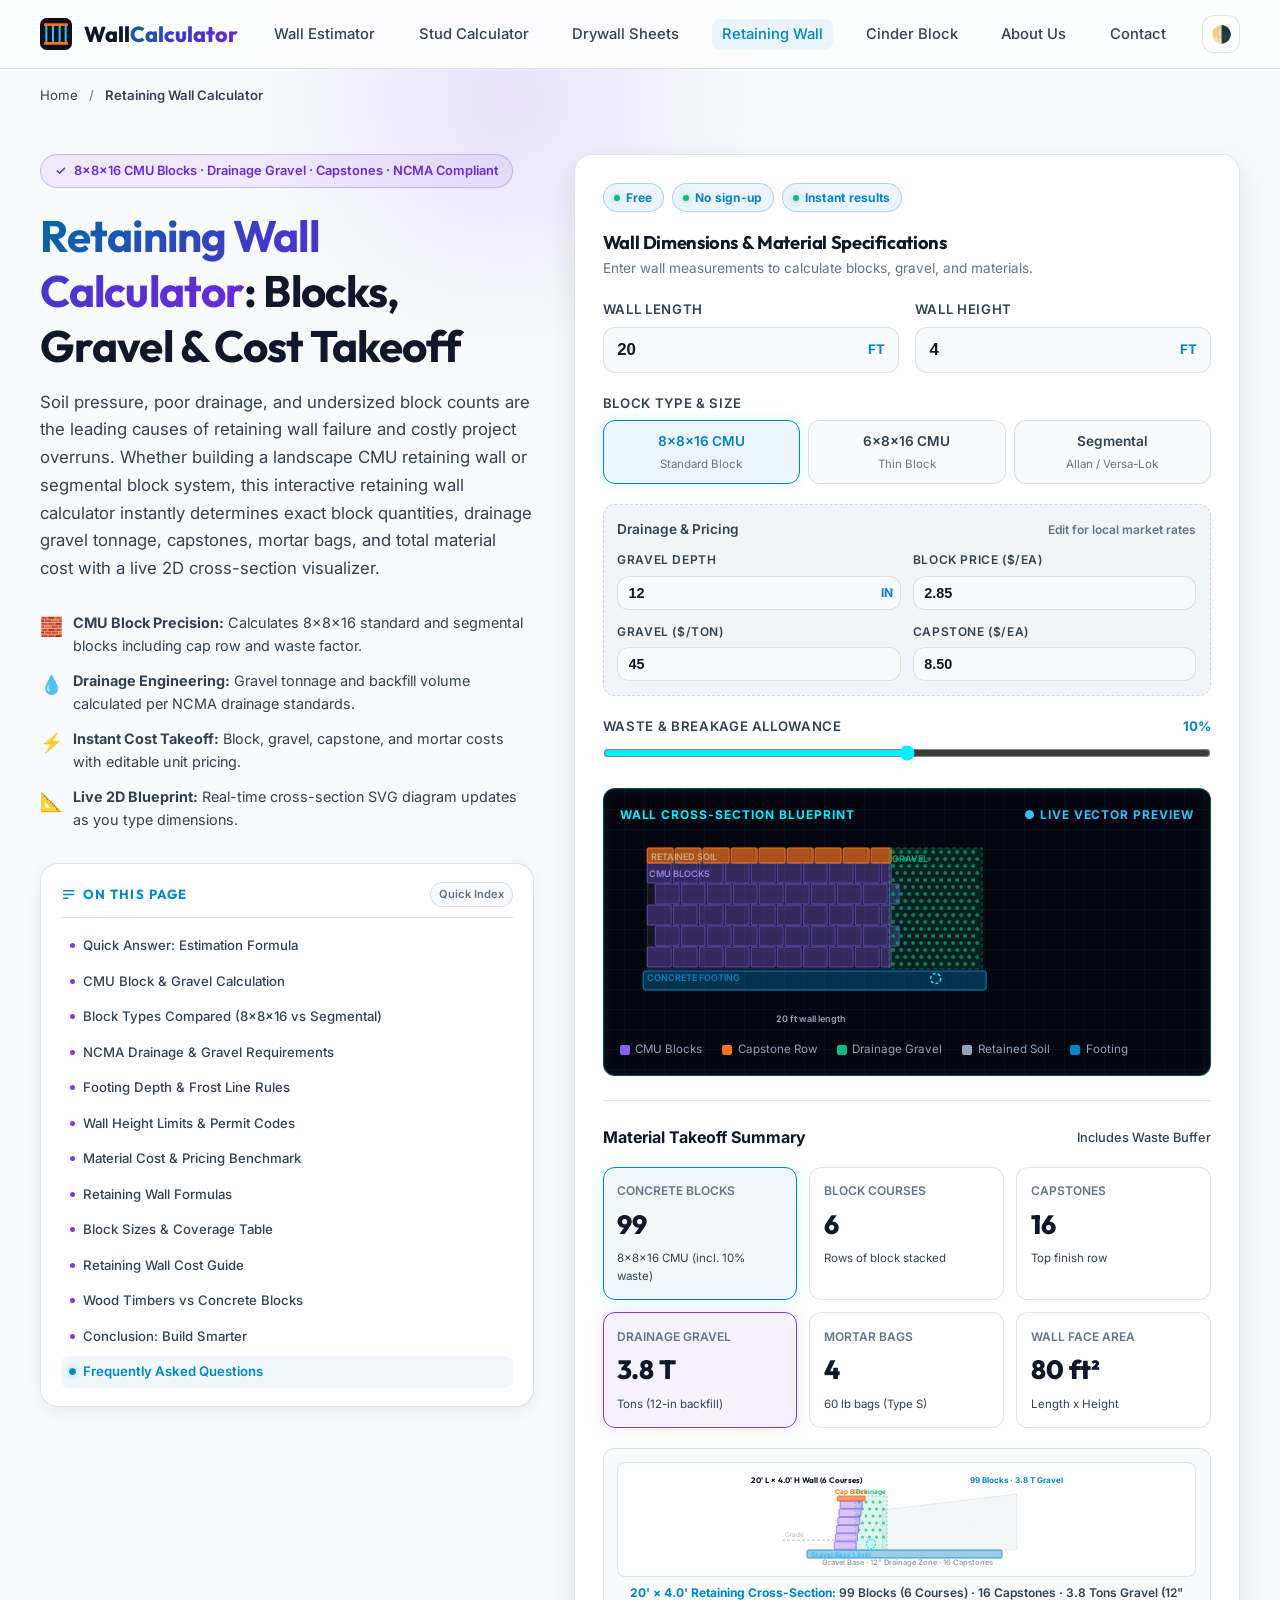
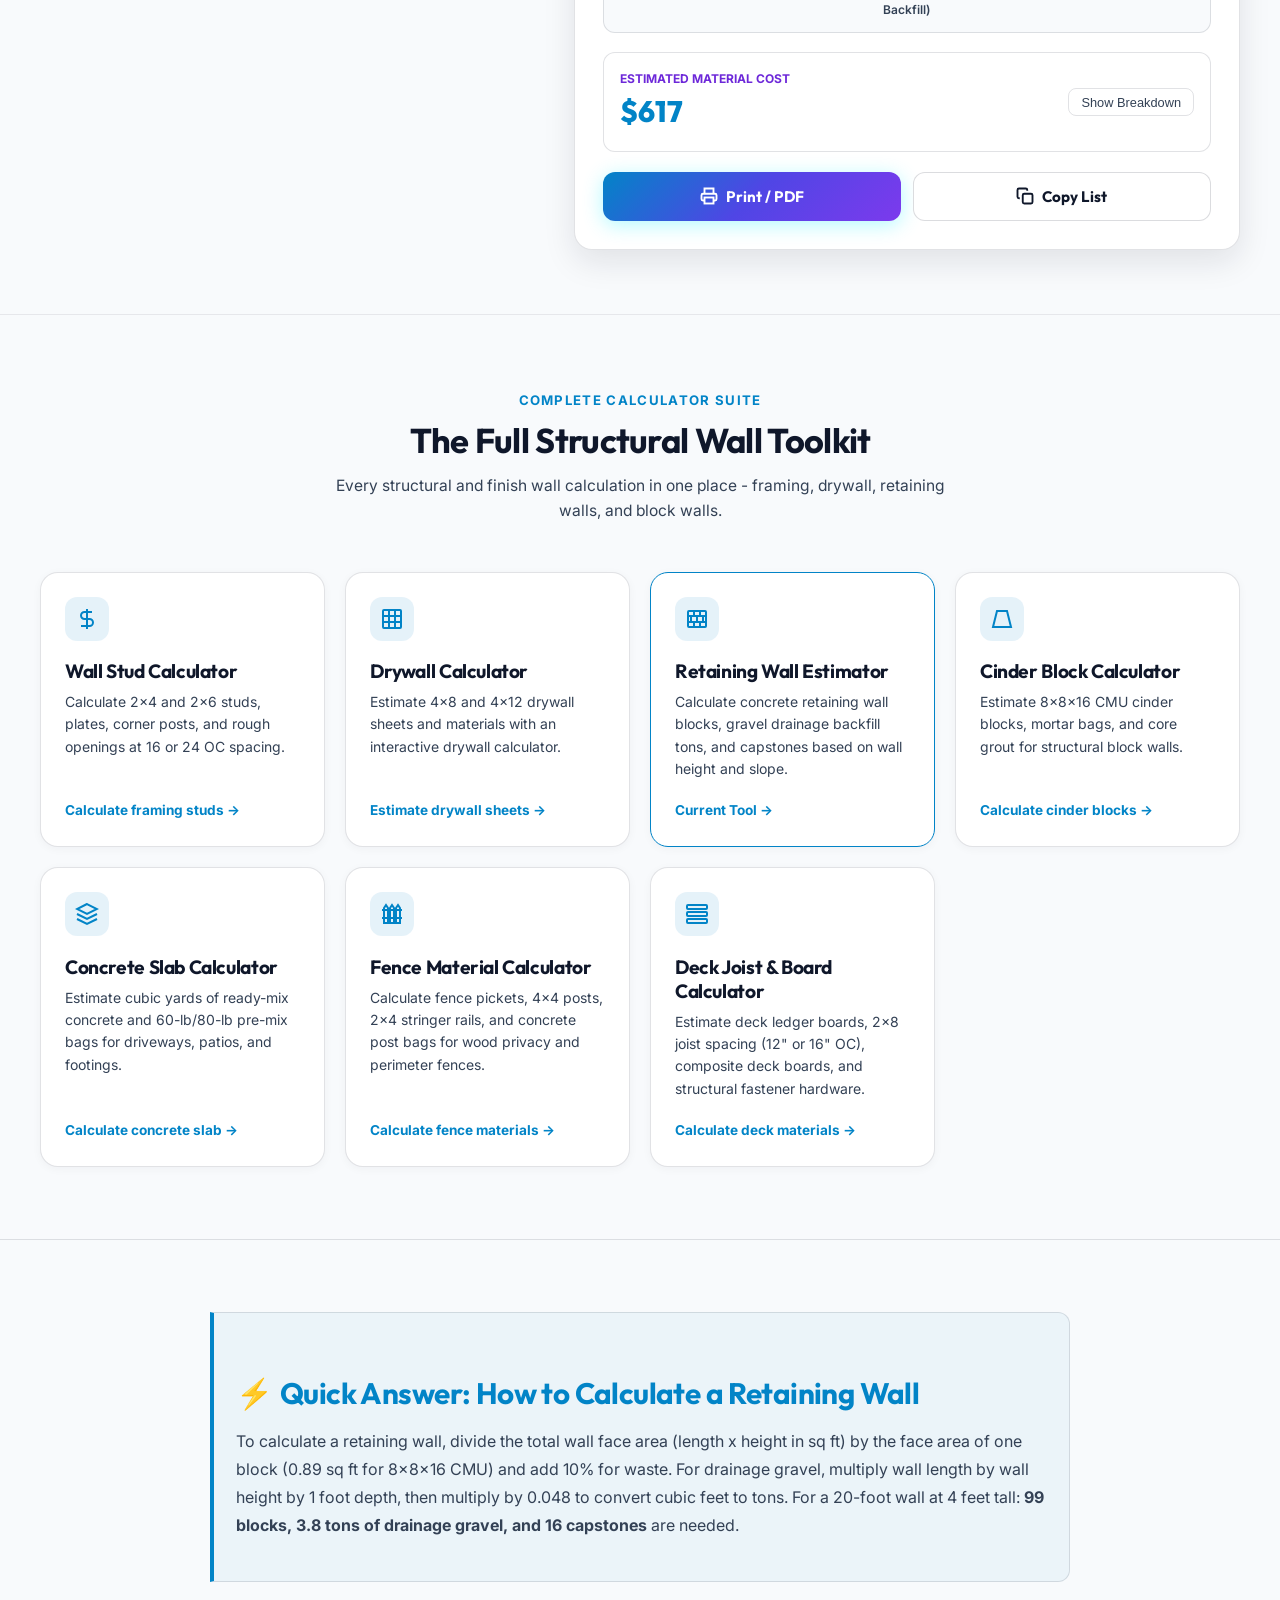
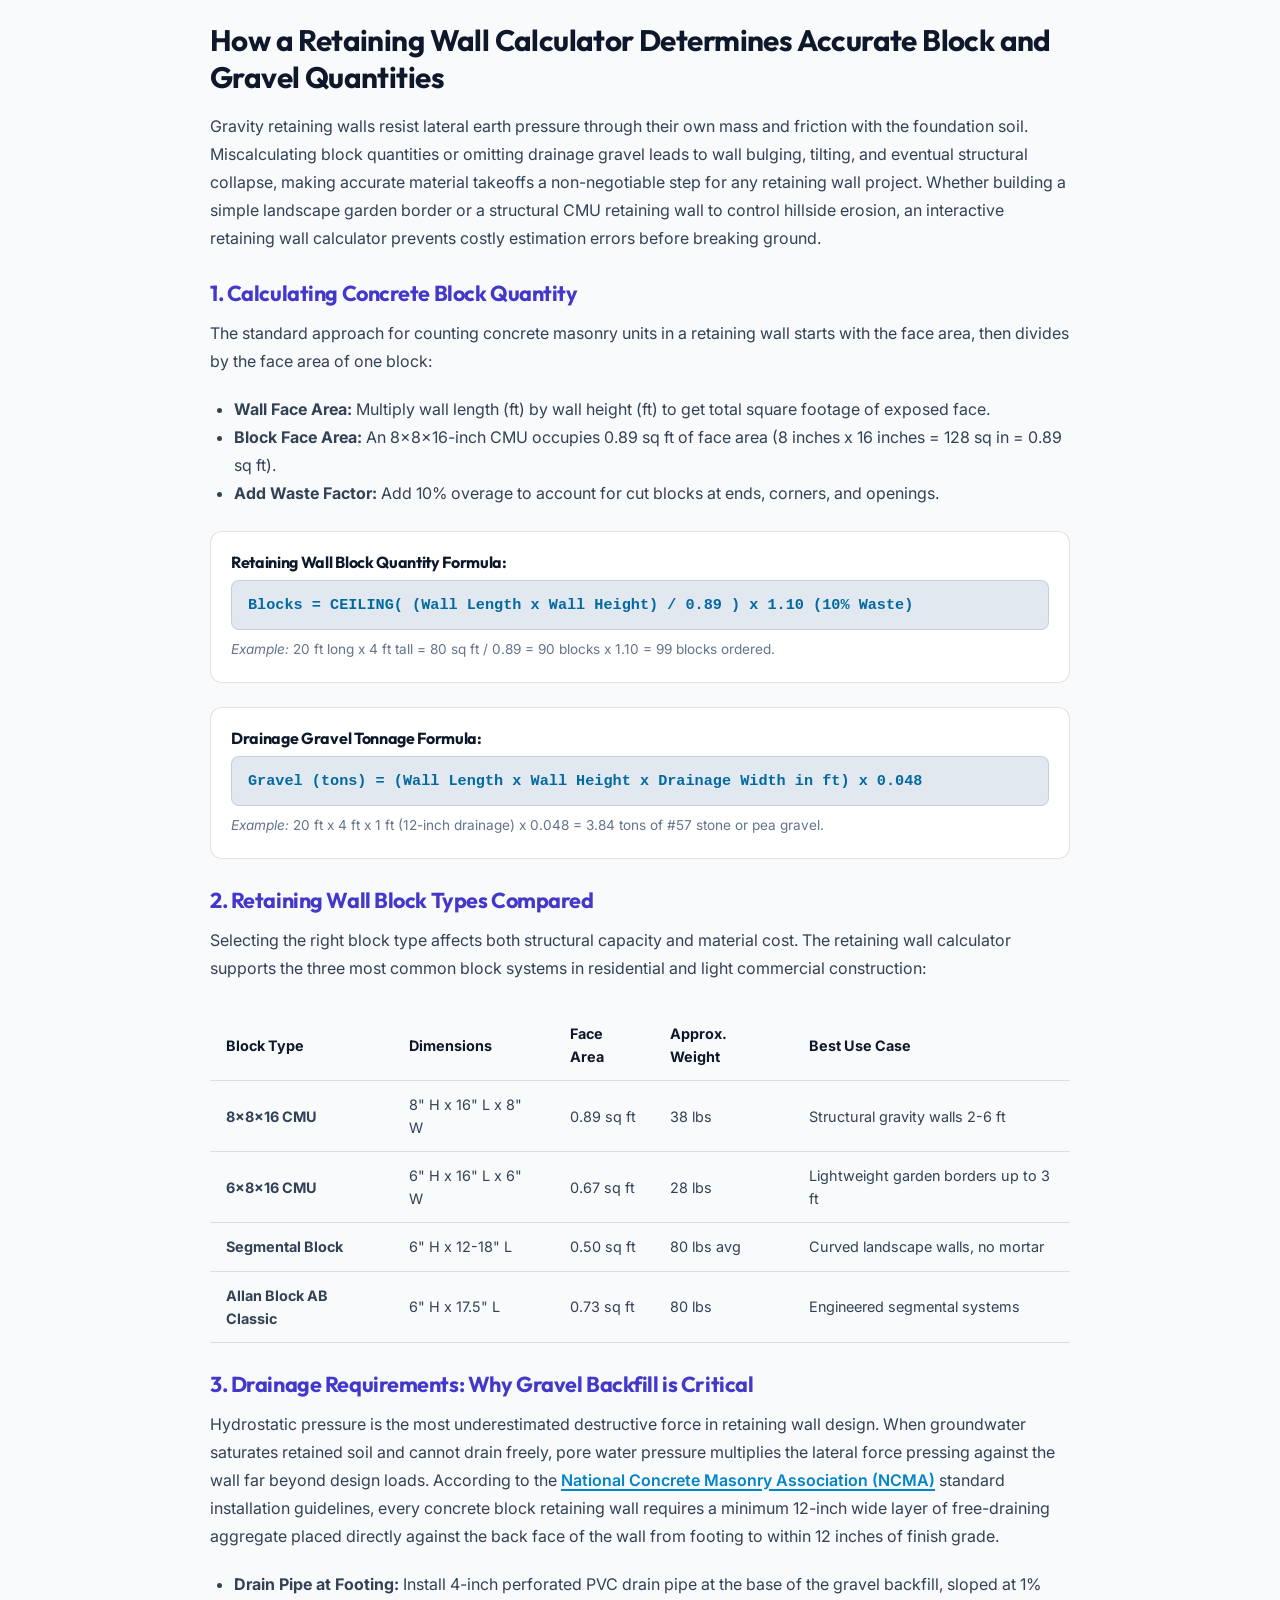
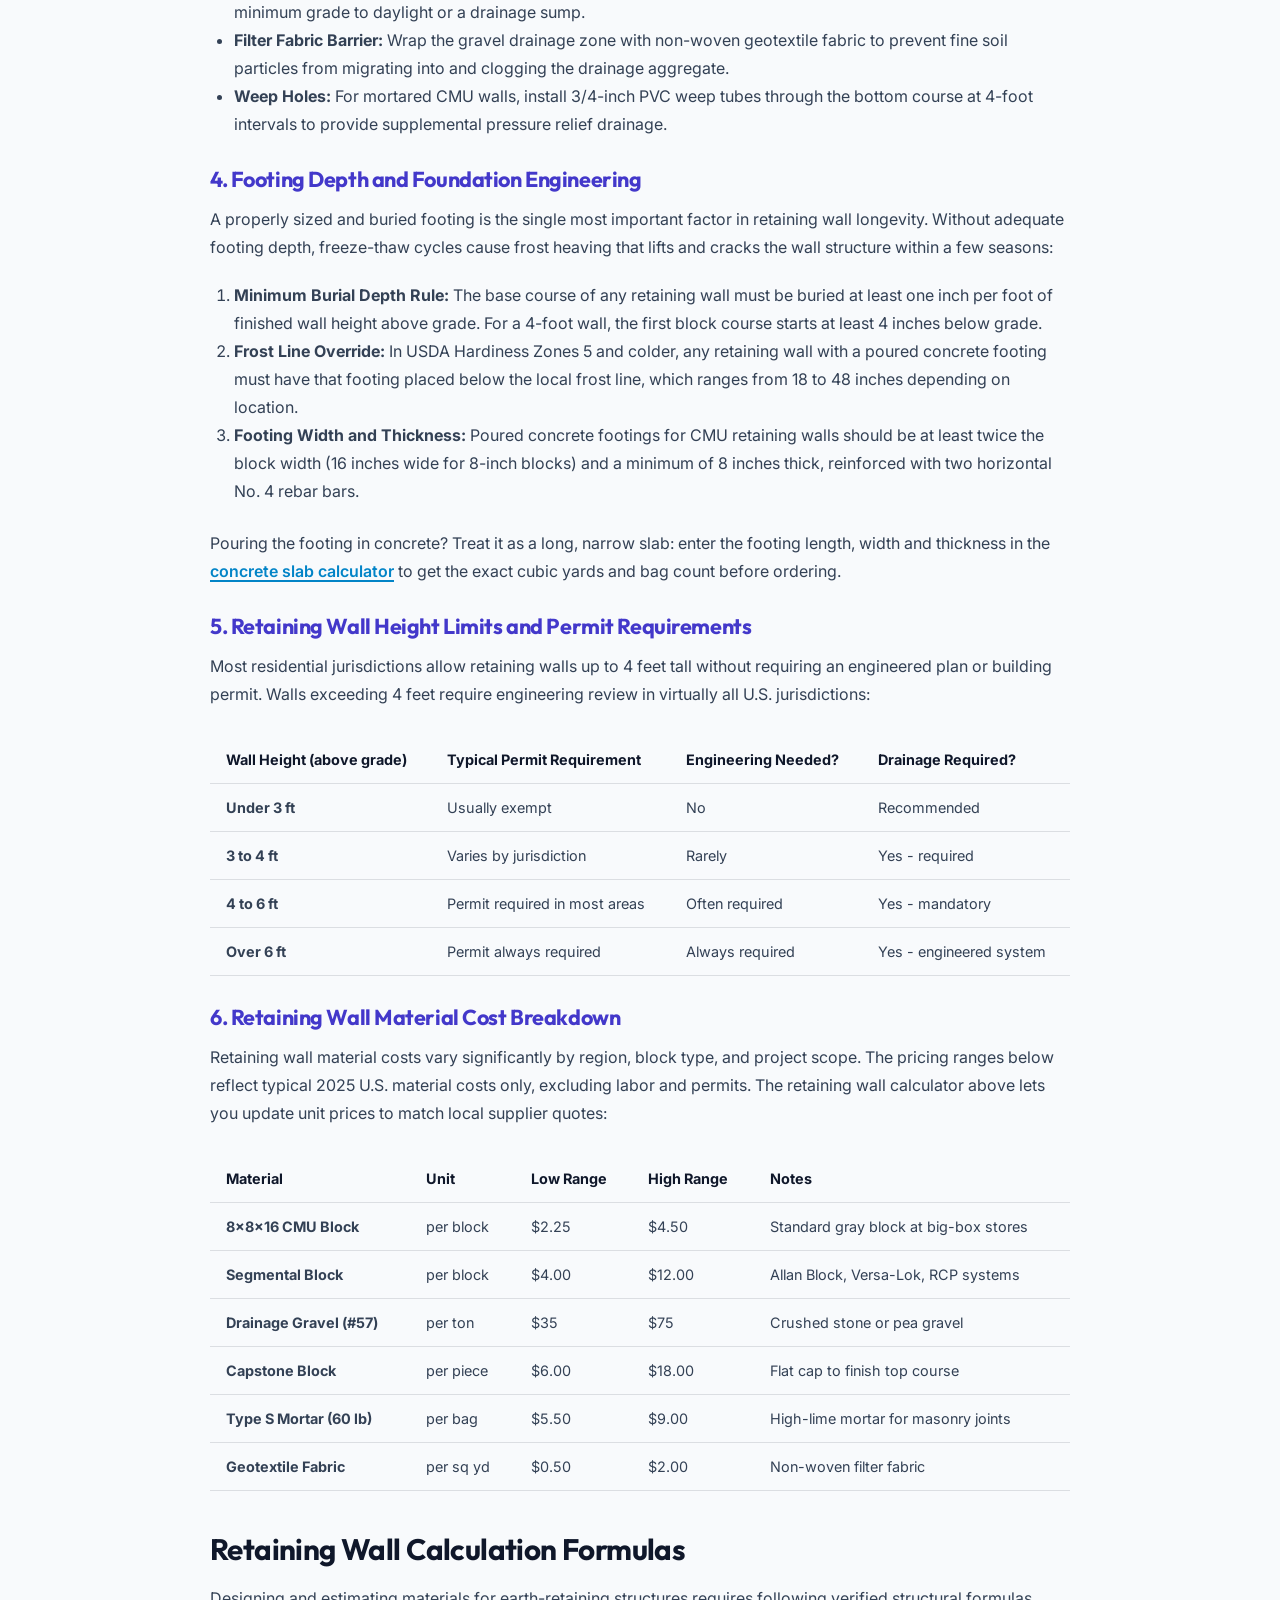
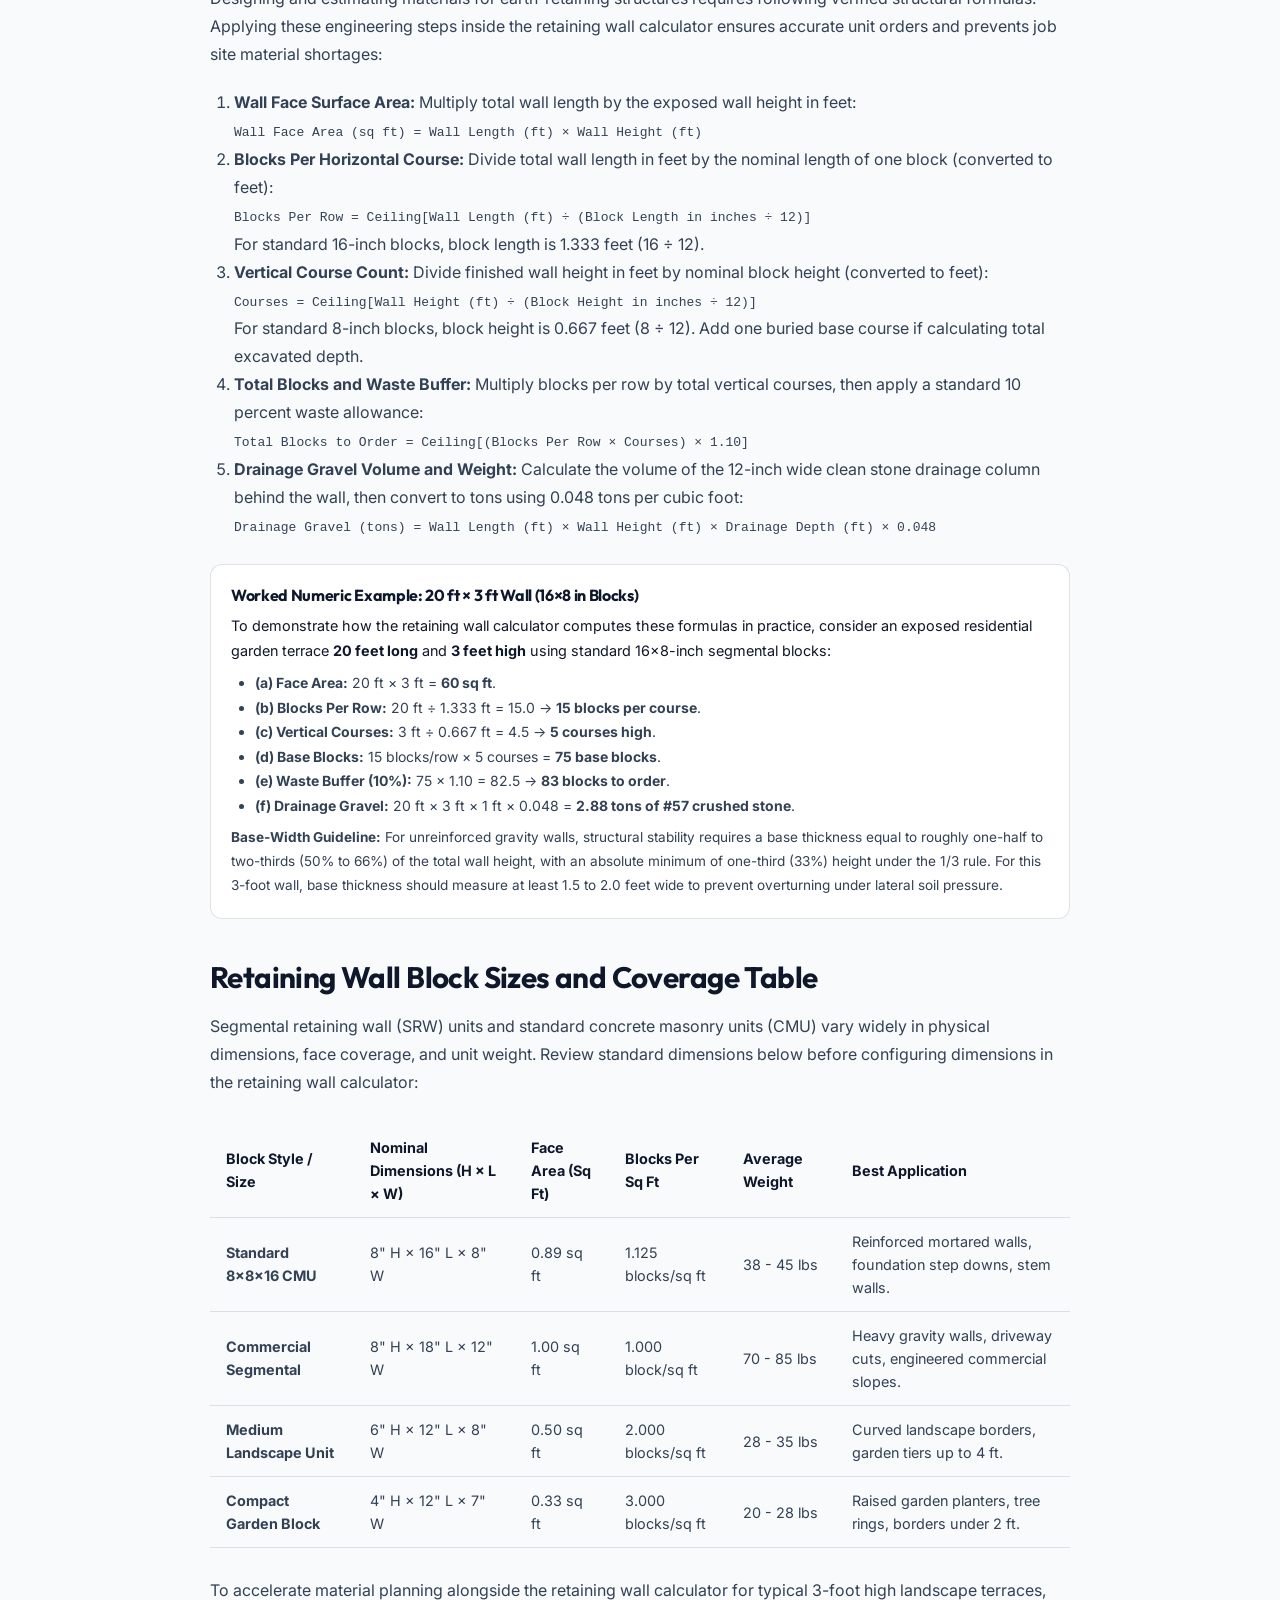
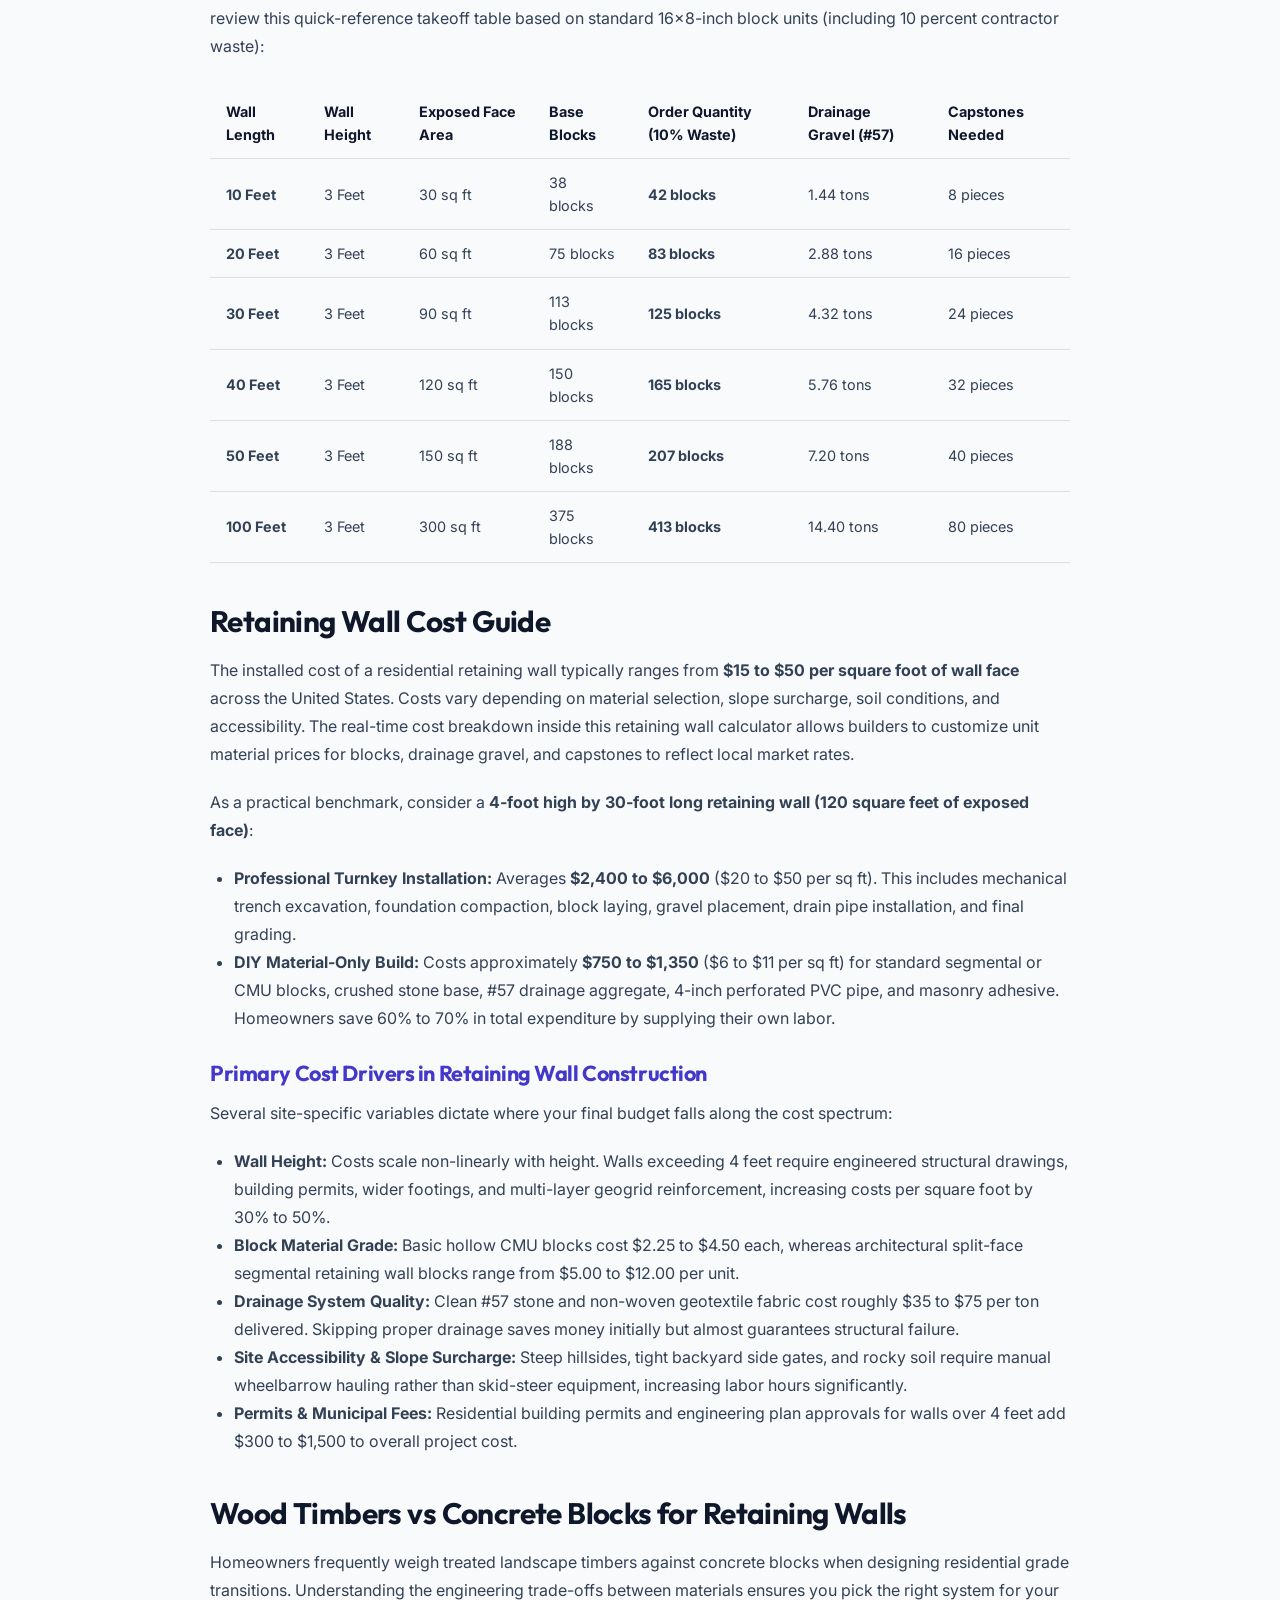
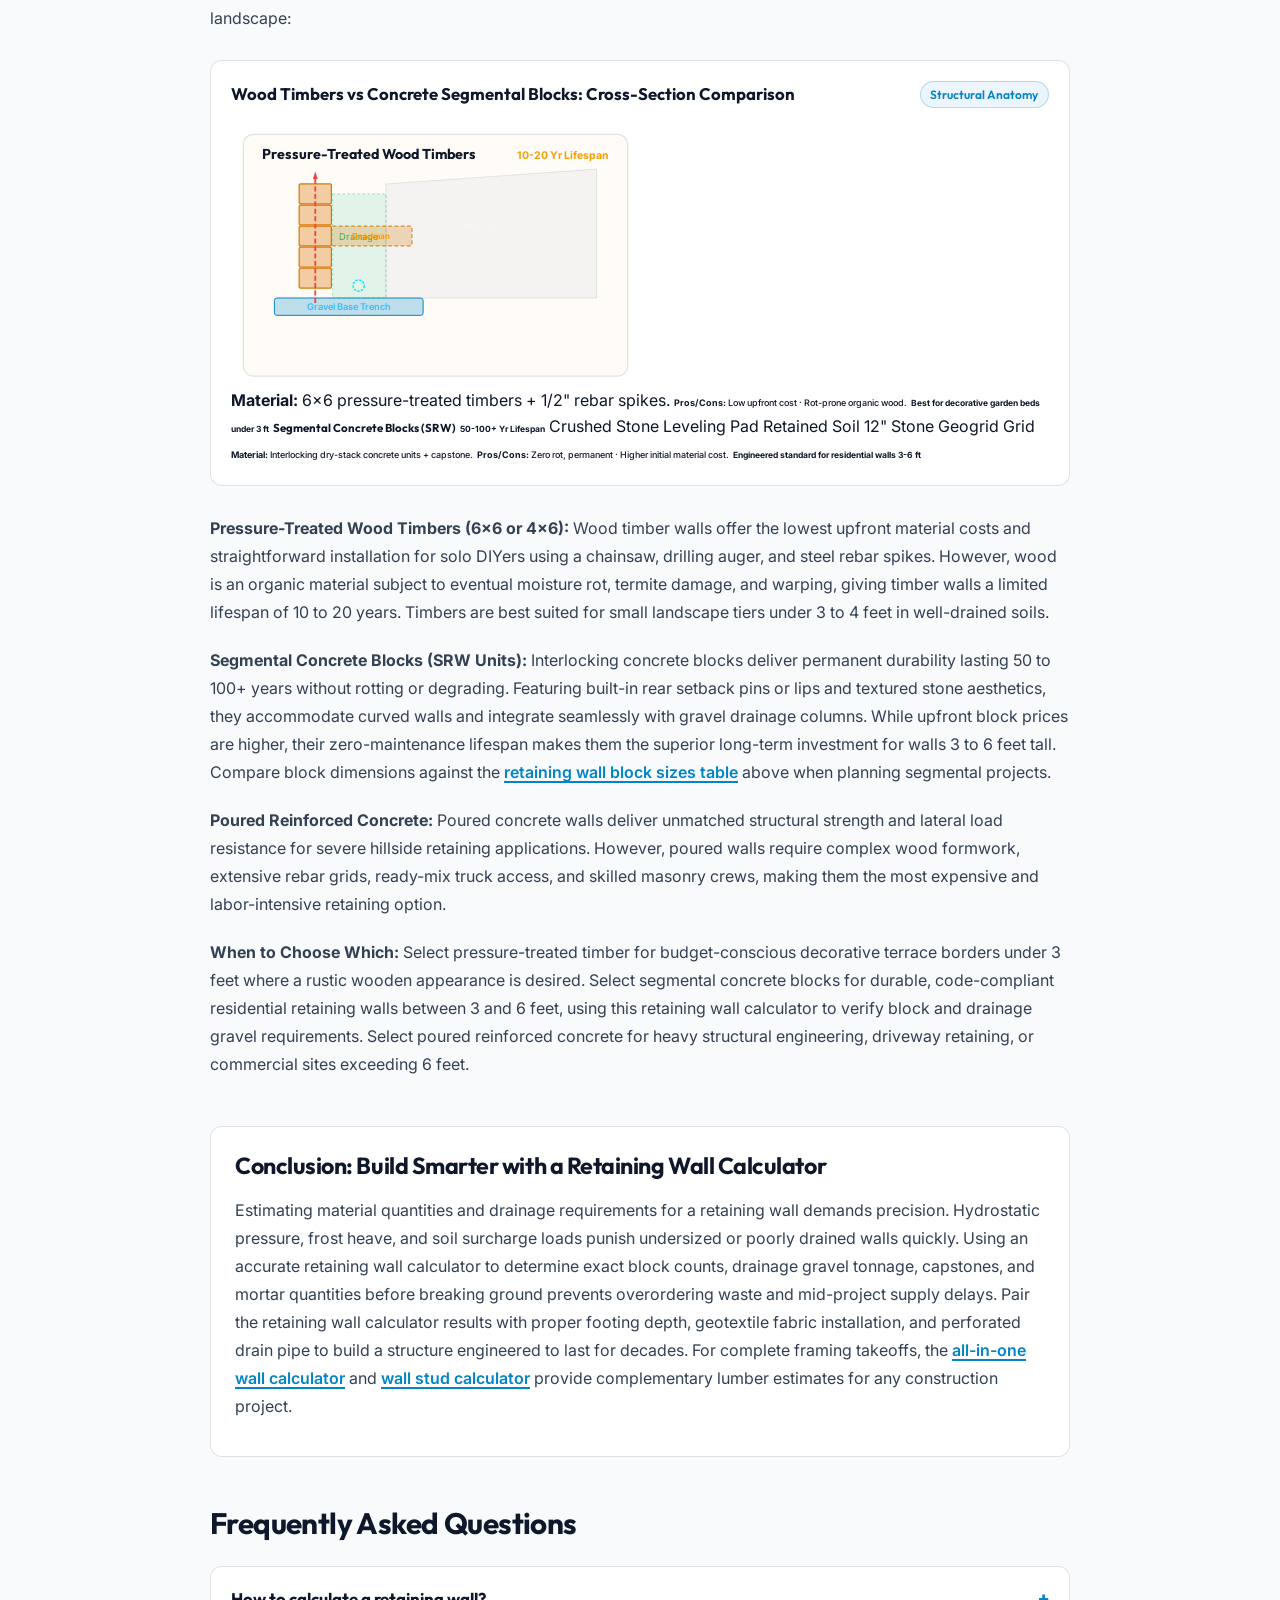
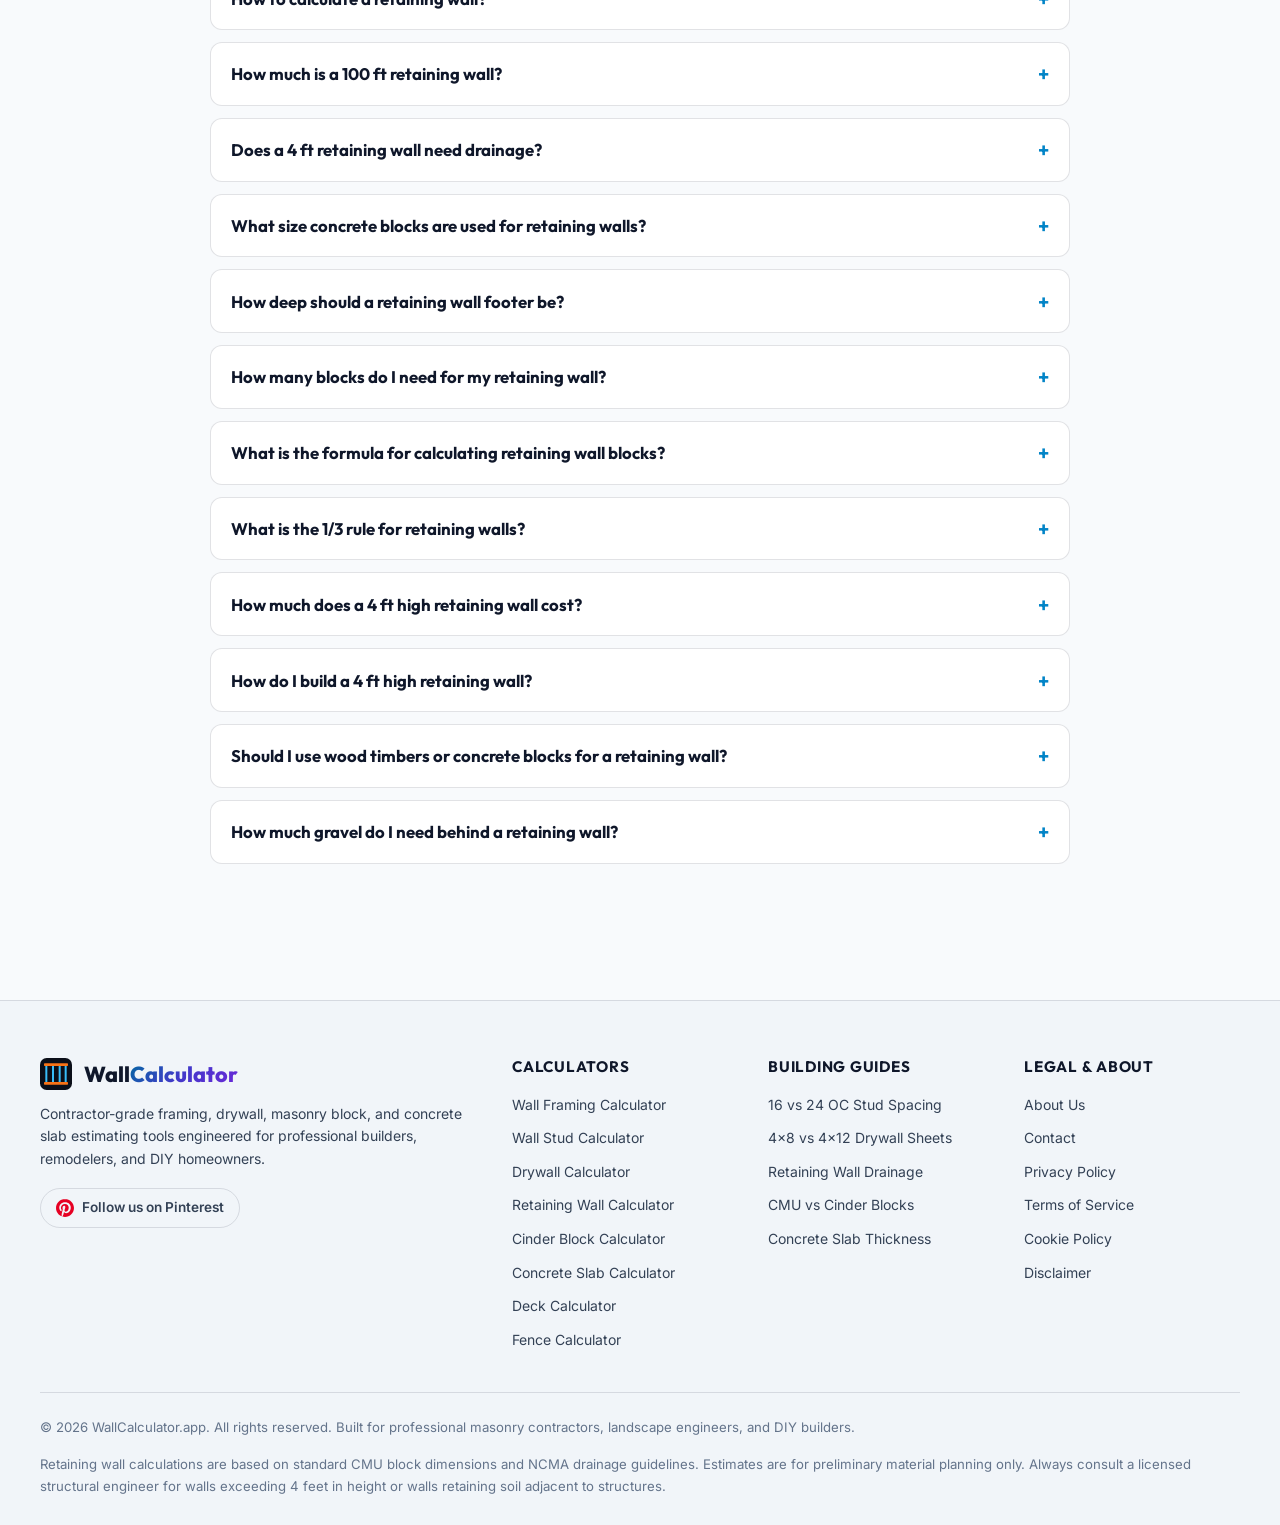
<file: retaining-wall-calculator.html>
<!DOCTYPE html>
<html lang="en" data-theme="light">
<head>
  <script>
    (function() {
      try {
        var saved = localStorage.getItem('theme');
        if (saved) document.documentElement.setAttribute('data-theme', saved);
      } catch (e) {}
    })();
  </script>
  <meta charset="UTF-8">
  <meta name="viewport" content="width=device-width, initial-scale=1.0">
  <meta http-equiv="X-UA-Compatible" content="IE=edge">
  <meta name="google-site-verification" content="uwycXcCau8QxGhGAJXw8MdhRhaqfwocgm-C9AI3S3YY" />

  <!-- Primary Meta Tags -->
  <title>Retaining Wall Calculator - Blocks, Gravel &amp; Cost</title>
  <meta name="description" content="Calculate concrete blocks, drainage gravel, capstones, and costs with this interactive retaining wall calculator. Get material takeoffs instantly.">
  <meta name="keywords" content="retaining wall calculator, retaining wall block calculator, concrete block retaining wall, retaining wall cost, drainage gravel calculator">
  <link rel="canonical" href="https://wallcalculator.app/retaining-wall-calculator">

  <!-- Open Graph / Facebook -->
  <meta property="og:type" content="website">
  <meta property="og:url" content="https://wallcalculator.app/retaining-wall-calculator">
  <meta property="og:title" content="Retaining Wall Calculator - Blocks, Gravel &amp; Cost">
  <meta property="og:description" content="Calculate concrete blocks, drainage gravel, capstones, and costs with this interactive retaining wall calculator. Get material takeoffs instantly.">
  <meta property="og:image" content="https://wallcalculator.app/og-image.jpg">

  <!-- Twitter -->
  <meta name="twitter:card" content="summary_large_image">
  <meta name="twitter:url" content="https://wallcalculator.app/retaining-wall-calculator">
  <meta name="twitter:title" content="Retaining Wall Calculator - Blocks, Gravel &amp; Cost">
  <meta name="twitter:description" content="Calculate concrete blocks, drainage gravel, capstones, and costs with this interactive retaining wall calculator. Get material takeoffs instantly.">
  <meta name="twitter:image" content="https://wallcalculator.app/og-image.jpg">

  <!-- Favicon -->
  <link rel="icon" type="image/svg+xml" href="/favicon.svg">
  <link rel="apple-touch-icon" href="/favicon.svg">

  <!-- Google Fonts -->
  <link rel="preconnect" href="https://fonts.googleapis.com">
  <link rel="preconnect" href="https://fonts.gstatic.com" crossorigin>
  <link rel="preload" as="style" href="https://fonts.googleapis.com/css2?family=Inter:wght@400;500;600;700&family=Outfit:wght@500;600;700;800&display=swap">
  <link rel="stylesheet" href="https://fonts.googleapis.com/css2?family=Inter:wght@400;500;600;700&family=Outfit:wght@500;600;700;800&display=swap" media="print" onload="this.media='all'">
  <noscript><link rel="stylesheet" href="https://fonts.googleapis.com/css2?family=Inter:wght@400;500;600;700&family=Outfit:wght@500;600;700;800&display=swap"></noscript>

  <!-- AI Agent Discovery -->
  <link rel="alternate" type="application/json" href="/.well-known/ai-catalog.json" title="AI Agent Catalog">

  <!-- JSON-LD: WebApplication -->
  <script type="application/ld+json">
  {"@context":"https://schema.org","@type":"WebApplication","name":"Retaining Wall Calculator","url":"https://wallcalculator.app/retaining-wall-calculator","applicationCategory":"BusinessApplication","operatingSystem":"All","description":"Calculate 8x8x16 CMU concrete blocks, drainage gravel tons, capstones, mortar bags, and total project cost for any retaining wall project.","offers":{"@type":"Offer","price":"0","priceCurrency":"USD"},"featureList":["CMU concrete block quantity estimation","Drainage gravel tonnage calculation","Capstone and mortar bag estimates","Live 2D cross-section SVG visualizer","Material cost takeoff with unit pricing","Printable material list for contractors"]}
  </script>

  <!-- JSON-LD: BreadcrumbList -->
  <script type="application/ld+json">
  {"@context":"https://schema.org","@type":"BreadcrumbList","itemListElement":[{"@type":"ListItem","position":1,"name":"Home","item":"https://wallcalculator.app/"},{"@type":"ListItem","position":2,"name":"Retaining Wall Calculator","item":"https://wallcalculator.app/retaining-wall-calculator"}]}
  </script>

  <!-- JSON-LD: FAQPage -->
  <script type="application/ld+json">
    {
    "@context": "https://schema.org",
    "@type": "FAQPage",
    "mainEntity": [
      {
        "@type": "Question",
        "name": "How to calculate a retaining wall?",
        "acceptedAnswer": {
          "@type": "Answer",
          "text": "To calculate a retaining wall, multiply the wall length by wall height to get the face area in square feet. Divide by the face area of one block (0.89 sq ft for 8x8x16 CMU) and add 10% for waste to get block count. Calculate drainage gravel by multiplying wall length x height x drainage width in feet, then multiply by 0.048 to convert cubic feet to tons. Add capstones equal to the number of blocks in one horizontal course plus 5% overage."
        }
      },
      {
        "@type": "Question",
        "name": "How much is a 100 ft retaining wall?",
        "acceptedAnswer": {
          "@type": "Answer",
          "text": "A 100-foot retaining wall costs approximately $3,000 to $25,000 in materials and labor depending on height and block type. For a 4-foot tall CMU block retaining wall 100 feet long, expect roughly 450 blocks ($1,100), 15 tons of drainage gravel ($675), 80 capstones ($680), plus labor at $25 to $50 per linear foot, bringing total installed costs to $8,000 to $14,000."
        }
      },
      {
        "@type": "Question",
        "name": "Does a 4 ft retaining wall need drainage?",
        "acceptedAnswer": {
          "@type": "Answer",
          "text": "Yes, any retaining wall 4 feet tall or higher requires drainage per most residential building codes. Hydrostatic pressure from waterlogged soil dramatically increases lateral force on the wall face - wet soil can exert three to five times more pressure than dry soil. At minimum, install a 12-inch wide gravel drainage layer with a perforated drain pipe at the footing level to move water away from the wall base."
        }
      },
      {
        "@type": "Question",
        "name": "What size concrete blocks are used for retaining walls?",
        "acceptedAnswer": {
          "@type": "Answer",
          "text": "The most common retaining wall block is the 8x8x16-inch CMU (Concrete Masonry Unit) with a 0.89 sq ft face area. It weighs 38 to 45 lbs and is standard for engineered gravity and reinforced retaining walls up to 6 feet. Segmental blocks like Allan Block and Versa-Lok measure 6 inches tall by 12 to 18 inches wide and are used for landscape and curved dry-stack retaining walls."
        }
      },
      {
        "@type": "Question",
        "name": "How deep should a retaining wall footer be?",
        "acceptedAnswer": {
          "@type": "Answer",
          "text": "A retaining wall footing should be at least 12 inches below finish grade, plus one inch deeper for every foot of wall height above grade. For a 4-foot retaining wall, set the footing at 16 inches below grade. In frost-prone regions (Zone 5 and colder), the footing must extend below the local frost line depth, ranging from 24 to 48 inches, to prevent frost heave from lifting and cracking the wall."
        }
      },
      {
        "@type": "Question",
        "name": "How many blocks do I need for my retaining wall?",
        "acceptedAnswer": {
          "@type": "Answer",
          "text": "To calculate how many blocks you need, multiply wall length by wall height in feet to determine total square footage of wall face. For standard 16x8-inch blocks (0.89 sq ft per block), multiply the square footage by 1.125 blocks per square foot, then add a 10 percent waste buffer for cuts and end units. For example, a 30-foot long by 3-foot high wall (90 sq ft) requires approximately 113 blocks including waste."
        }
      },
      {
        "@type": "Question",
        "name": "What is the formula for calculating retaining wall blocks?",
        "acceptedAnswer": {
          "@type": "Answer",
          "text": "The formula for calculating retaining wall blocks is: Total Blocks = Ceiling[(Wall Length in ft x Wall Height in ft) / Block Face Area in sq ft] x (1 + Waste Factor). For standard 16x8-inch CMU or segmental units with a 0.89 sq ft face, the formula simplifies to: Total Blocks = Ceiling[Wall Area in sq ft x 1.125] x 1.10."
        }
      },
      {
        "@type": "Question",
        "name": "What is the 1/3 rule for retaining walls?",
        "acceptedAnswer": {
          "@type": "Answer",
          "text": "The 1/3 rule for retaining walls states that the base thickness of a gravity retaining wall should equal at least one-third (33 percent) of the total wall height to resist lateral earth pressure and overturning. For taller walls or unreinforced block walls resisting sloped soil, structural guidelines recommend increasing base width to one-half (50 percent) or two-thirds (66 percent) of the wall height."
        }
      },
      {
        "@type": "Question",
        "name": "How much does a 4 ft high retaining wall cost?",
        "acceptedAnswer": {
          "@type": "Answer",
          "text": "A 4-foot high retaining wall typically costs between $60 and $200 per linear foot ($15 to $50 per square foot of wall face) installed, depending on materials and site conditions. For a 30-foot long by 4-foot high wall (120 sq ft), professional installation averages $1,800 to $6,000, while a DIY project using standard concrete blocks costs roughly $700 to $1,250 in materials."
        }
      },
      {
        "@type": "Question",
        "name": "How do I build a 4 ft high retaining wall?",
        "acceptedAnswer": {
          "@type": "Answer",
          "text": "To build a 4-foot high retaining wall, follow these seven steps: check municipal codes and call 811 for underground utilities; excavate a trench at least 16 to 24 inches wide and 10 to 12 inches deep; compact a 6-inch crushed gravel base; set the first course perfectly level below finish grade; stack subsequent courses with a 3/4-inch per foot backward setback; backfill each course with 12 inches of clean drainage gravel and perforated pipe; and secure the top capstones with exterior masonry adhesive."
        }
      },
      {
        "@type": "Question",
        "name": "Should I use wood timbers or concrete blocks for a retaining wall?",
        "acceptedAnswer": {
          "@type": "Answer",
          "text": "Choose concrete blocks for permanent structures and walls taller than 3 feet. Concrete blocks last 50 to 100 years, will not rot, and feature built-in drainage channels. Choose pressure-treated wood timbers for budget-conscious DIY landscape terracing under 3 feet where a rustic appearance is desired, noting that timber walls generally require replacement after 10 to 20 years."
        }
      },
      {
        "@type": "Question",
        "name": "How much gravel do I need behind a retaining wall?",
        "acceptedAnswer": {
          "@type": "Answer",
          "text": "Calculate gravel volume by multiplying wall length by wall height by drainage layer thickness (minimum 1.0 foot), then multiply by 0.048 to convert cubic feet to tons. A 30-foot long by 4-foot tall retaining wall requires a minimum 12-inch drainage column of clean #57 crushed stone (120 cubic feet), which equals approximately 5.8 tons of gravel, plus 1 to 2 additional tons for the compacted trench base."
        }
      }
    ]
  }
  </script>

  <!-- JSON-LD: Organization -->
  <script type="application/ld+json">
  {"@context":"https://schema.org","@type":"Organization","name":"WallCalculator.app","url":"https://wallcalculator.app/","logo":"https://wallcalculator.app/favicon.svg","description":"Free contractor-grade framing, drywall, and structural wall calculators."}
  </script>

  <style>
:root{--brand-primary:#00F0FF;--brand-accent:#8B5CF6;--gradient-cta:linear-gradient(135deg,#00F0FF 0%,#3B82F6 45%,#8B5CF6 100%);--gradient-text:linear-gradient(135deg,#00F0FF 0%,#818CF8 50%,#C084FC 100%);--bg-body:#060714;--bg-surface:#0A0D22;--bg-card:rgba(14,18,41,0.85);--bg-card-hover:rgba(22,28,62,0.9);--bg-input:#090C1E;--border-color:rgba(139,92,246,0.22);--border-focus:#00F0FF;--text-main:#F8FAFC;--text-muted:#94A3B8;--text-dim:#64748B;--blueprint-grid:rgba(0,240,255,0.08);--shadow-lg:0 16px 40px rgba(0,0,0,0.6),0 0 30px rgba(0,240,255,0.15);--radius-sm:8px;--radius-md:12px;--radius-lg:18px;--radius-full:9999px;--transition:all 0.25s cubic-bezier(0.16,1,0.3,1)}
[data-theme="light"]{--brand-primary:#0284C7;--brand-accent:#7C3AED;--gradient-cta:linear-gradient(135deg,#0284C7 0%,#4F46E5 50%,#7C3AED 100%);--gradient-text:linear-gradient(135deg,#0369A1 0%,#4338CA 50%,#6D28D9 100%);--bg-body:#F8FAFC;--bg-surface:#FFFFFF;--bg-card:#FFFFFF;--bg-card-hover:#F1F5F9;--bg-input:#F8FAFC;--border-color:rgba(15,23,42,0.12);--border-focus:#0284C7;--text-main:#0F172A;--text-muted:#334155;--text-dim:#64748B;--blueprint-grid:rgba(2,132,199,0.08);--shadow-lg:0 12px 32px rgba(15,23,42,0.1)}
html{scroll-behavior:smooth;scroll-padding-top:72px}*,*::before,*::after{box-sizing:border-box;margin:0;padding:0}
body{font-family:'Inter',-apple-system,BlinkMacSystemFont,'Segoe UI',Roboto,sans-serif;background-color:var(--bg-body);color:var(--text-main);line-height:1.6;-webkit-font-smoothing:antialiased;transition:background-color 0.3s ease,color 0.3s ease;overflow-x:hidden}
body::before{content:'';position:absolute;top:-150px;left:20%;width:500px;height:500px;background:radial-gradient(circle,rgba(139,92,246,0.15) 0%,transparent 70%);pointer-events:none;z-index:0}
body::after{content:'';position:absolute;top:300px;right:5%;width:600px;height:600px;background:radial-gradient(circle,rgba(0,240,255,0.1) 0%,transparent 70%);pointer-events:none;z-index:0}
h1,h2,h3,h4{font-family:'Outfit',-apple-system,BlinkMacSystemFont,'Segoe UI',Roboto,sans-serif;font-weight:700;line-height:1.25;letter-spacing:-0.02em}
a{color:inherit;text-decoration:none}
.container{width:100%;max-width:1240px;margin:0 auto;padding:0 1.25rem;position:relative;z-index:1}
/* NAV */
.header-nav{position:sticky;top:0;z-index:100;background:rgba(6,7,20,0.85);backdrop-filter:blur(16px);-webkit-backdrop-filter:blur(16px);border-bottom:1px solid var(--border-color);transition:background 0.3s ease}
[data-theme="light"] .header-nav{background:rgba(255,255,255,0.85)}
.nav-inner{display:flex;align-items:center;justify-content:space-between;height:68px}
.brand-logo{display:flex;align-items:center;gap:0.75rem;font-family:'Outfit',sans-serif;font-size:1.35rem;font-weight:800}
.brand-logo svg{width:32px;height:32px}
.brand-logo span.accent{background:var(--gradient-text);-webkit-background-clip:text;-webkit-text-fill-color:transparent}
.nav-links{display:flex;align-items:center;gap:1.5rem;list-style:none}
.nav-links a{font-size:0.925rem;font-weight:500;color:var(--text-muted);transition:var(--transition);padding:0.4rem 0.6rem;border-radius:var(--radius-sm)}
.nav-links a:hover,.nav-links a.active{color:var(--brand-primary);background:rgba(0,240,255,0.08)}
[data-theme="light"] .nav-links a:hover,[data-theme="light"] .nav-links a.active{color:#0284C7;background:rgba(2,132,199,0.08)}
.nav-actions{display:flex;align-items:center;gap:0.5rem}
.btn-icon{background:var(--bg-card);border:1px solid var(--border-color);color:var(--text-main);width:38px;height:38px;border-radius:var(--radius-md);display:flex;align-items:center;justify-content:center;cursor:pointer;transition:var(--transition);font-size:1.05rem}
.btn-icon:hover{background:var(--bg-card-hover);border-color:var(--brand-primary)}
.mobile-menu-toggle{display:none}
@media (max-width:768px){
  .nav-inner{height:58px}.brand-logo{font-size:1.15rem;gap:0.5rem}.brand-logo svg{width:26px;height:26px}
  .mobile-menu-toggle{display:flex}
  .nav-links{position:fixed;top:58px;left:0;right:0;background:var(--bg-surface);border-bottom:1px solid var(--border-color);box-shadow:var(--shadow-lg);flex-direction:column;align-items:stretch;gap:0.35rem;padding:1rem 1.25rem 1.25rem;display:none;z-index:999}
  .nav-links.mobile-open{display:flex;animation:menuSlideDown 0.22s ease}
  .nav-links a{font-size:0.95rem;padding:0.75rem 0.85rem;display:block;width:100%}
  @keyframes menuSlideDown{from{opacity:0;transform:translateY(-8px)}to{opacity:1;transform:translateY(0)}}
}
/* HERO */
.hero-section{padding:3rem 0 4rem;position:relative;overflow:hidden}
.hero-grid{display:grid;grid-template-columns:1fr 1.35fr;gap:2.5rem;align-items:start}
@media (max-width:992px){.hero-section{padding:1.75rem 0 2.5rem}.hero-grid{grid-template-columns:1fr;gap:1.75rem}}
@media (max-width:640px){.hero-section{padding:1.25rem 0 2rem}}
.badge-pill{display:inline-flex;align-items:center;gap:0.5rem;background:rgba(139,92,246,0.15);color:#C084FC;border:1px solid rgba(139,92,246,0.35);padding:0.35rem 0.85rem;border-radius:var(--radius-full);font-size:0.8rem;font-weight:600;margin-bottom:1.25rem}
[data-theme="light"] .badge-pill{background:rgba(124,58,237,0.08);color:#6D28D9;border-color:rgba(124,58,237,0.28)}
.hero-title{font-size:2.75rem;margin-bottom:1rem}
.hero-title .accent{background:var(--gradient-text);-webkit-background-clip:text;-webkit-text-fill-color:transparent}
.hero-subtitle{font-size:1.05rem;color:var(--text-muted);margin-bottom:1.75rem;line-height:1.65}
.trust-badges{display:flex;flex-direction:column;gap:0.75rem;margin-bottom:2rem}
.trust-item{display:flex;align-items:flex-start;gap:0.6rem;font-size:0.9rem;color:var(--text-muted)}
.trust-item span.icon{font-size:1.15rem;flex-shrink:0;margin-top:0.1rem}
/* CALC CARD */
.calc-card{background:var(--bg-card);backdrop-filter:blur(16px);-webkit-backdrop-filter:blur(16px);border:1px solid var(--border-color);border-radius:var(--radius-lg);padding:1.75rem;box-shadow:var(--shadow-lg)}
.form-row-2{display:grid;grid-template-columns:1fr 1fr;gap:1rem;margin-bottom:1.25rem}
.form-group{display:flex;flex-direction:column;gap:0.4rem}
.form-label{font-size:0.825rem;font-weight:600;color:var(--text-muted);text-transform:uppercase;letter-spacing:0.05em;display:flex;justify-content:space-between}
.input-with-unit{position:relative;display:flex;align-items:center}
.form-input{width:100%;background:var(--bg-input);border:1px solid var(--border-color);color:var(--text-main);font-size:1.05rem;font-weight:600;padding:0.75rem 2.75rem 0.75rem 0.85rem;border-radius:var(--radius-md);outline:none;transition:var(--transition)}
.form-input:focus{border-color:var(--border-focus);box-shadow:0 0 0 3px rgba(0,240,255,0.25)}
.unit-tag{position:absolute;right:0.85rem;font-size:0.825rem;font-weight:700;color:var(--brand-primary);pointer-events:none}
.pill-group{display:grid;grid-template-columns:repeat(2,1fr);gap:0.5rem}
.pill-group.cols-3{grid-template-columns:repeat(3,1fr)}
.pill-option{position:relative}
.pill-option input[type="radio"]{position:absolute;opacity:0;cursor:pointer}
.pill-label{display:flex;flex-direction:column;align-items:center;justify-content:center;background:var(--bg-input);border:1px solid var(--border-color);padding:0.6rem 0.5rem;border-radius:var(--radius-md);font-size:0.85rem;font-weight:600;color:var(--text-muted);cursor:pointer;transition:var(--transition);text-align:center}
.pill-option input[type="radio"]:checked+.pill-label{border-color:#00F0FF;background:rgba(0,240,255,0.1);color:#00F0FF;box-shadow:0 0 12px rgba(0,240,255,0.2)}
[data-theme="light"] .pill-option input[type="radio"]:checked+.pill-label{border-color:#0284C7;background:rgba(2,132,199,0.08);color:#0284C7}
.pill-desc{font-size:0.72rem;font-weight:400;color:var(--text-dim);margin-top:0.15rem}
.openings-box{background:rgba(0,0,0,0.25);border:1px dashed var(--border-color);padding:0.85rem;border-radius:var(--radius-md);margin-bottom:1.25rem}
[data-theme="light"] .openings-box{background:#F1F5F9;border-color:rgba(15,23,42,0.15)}
.openings-header{display:flex;justify-content:space-between;align-items:center;font-size:0.85rem;font-weight:600;color:var(--text-muted);margin-bottom:0.6rem}
.openings-inputs{display:grid;grid-template-columns:1fr 1fr;gap:0.75rem}
.slider-container{margin-bottom:1.25rem}
.slider-header{display:flex;justify-content:space-between;font-size:0.825rem;font-weight:600;color:var(--text-muted);margin-bottom:0.35rem}
.range-slider{width:100%;accent-color:#00F0FF;cursor:pointer}
/* BLUEPRINT */
.blueprint-wrapper{background:#04050E;border:1px solid rgba(0,240,255,0.3);border-radius:var(--radius-md);padding:1rem;margin-bottom:1.5rem;overflow:hidden;background-image:linear-gradient(var(--blueprint-grid) 1px,transparent 1px),linear-gradient(90deg,var(--blueprint-grid) 1px,transparent 1px);background-size:20px 20px;box-shadow:inset 0 0 20px rgba(0,240,255,0.05)}
.blueprint-header{display:flex;justify-content:space-between;align-items:center;margin-bottom:0.5rem;font-size:0.75rem;font-weight:700;text-transform:uppercase;color:#00F0FF;letter-spacing:0.08em}
#rw-blueprint-svg{width:100%;height:200px;display:block;overflow:visible}
.blueprint-legend{display:flex;gap:1.25rem;margin-top:0.5rem;font-size:0.725rem;color:#94A3B8;flex-wrap:wrap}
.legend-item{display:flex;align-items:center;gap:0.35rem}
.legend-color{width:10px;height:10px;border-radius:2px}
/* RESULTS */
.results-section{border-top:1px solid var(--border-color);padding-top:1.5rem}
.results-title{font-size:1rem;font-weight:700;margin-bottom:1rem;display:flex;align-items:center;justify-content:space-between}
.results-grid{display:grid;grid-template-columns:repeat(3,1fr);gap:0.75rem;margin-bottom:1.25rem}
@media (max-width:640px){.results-grid{grid-template-columns:repeat(2,1fr);gap:0.5rem}}
.takeoff-card{background:var(--bg-surface);border:1px solid var(--border-color);padding:0.85rem;border-radius:var(--radius-md);display:flex;flex-direction:column}
.takeoff-card.highlight{border-color:var(--brand-primary);background:rgba(0,240,255,0.08);box-shadow:0 0 15px rgba(0,240,255,0.15)}
[data-theme="light"] .takeoff-card.highlight{background:rgba(2,132,199,0.06);border-color:#0284C7}
.takeoff-card.accent{border-color:var(--brand-accent);background:rgba(139,92,246,0.08);box-shadow:0 0 15px rgba(139,92,246,0.15)}
[data-theme="light"] .takeoff-card.accent{background:rgba(124,58,237,0.06);border-color:#7C3AED}
.takeoff-label{font-size:0.75rem;font-weight:600;color:var(--text-dim);text-transform:uppercase}
.takeoff-val{font-family:'Outfit',sans-serif;font-size:1.65rem;font-weight:800;color:var(--text-main);margin:0.2rem 0}
.takeoff-sub{font-size:0.72rem;color:var(--text-muted)}
.cost-estimation-box{background:var(--bg-surface);border:1px solid var(--border-color);border-radius:var(--radius-md);padding:1rem;margin-bottom:1.25rem;display:flex;justify-content:space-between;align-items:center}
.cost-total-display{display:flex;flex-direction:column}
.cost-total-display .label{font-size:0.75rem;font-weight:700;text-transform:uppercase;color:var(--brand-accent)}
[data-theme="light"] .cost-total-display .label{color:#6D28D9}
.cost-total-display .number{font-family:'Outfit',sans-serif;font-size:1.85rem;font-weight:800;color:var(--brand-primary);text-shadow:0 0 15px rgba(0,240,255,0.4)}
[data-theme="light"] .cost-total-display .number{color:#0284C7;text-shadow:none}
.btn-toggle-costs{font-size:0.8rem;color:var(--text-muted);background:transparent;border:1px solid var(--border-color);padding:0.35rem 0.75rem;border-radius:var(--radius-sm);cursor:pointer;transition:var(--transition)}
.btn-toggle-costs:hover{color:#00F0FF;border-color:#00F0FF}
.cost-breakdown-details{display:none;padding-top:0.85rem;margin-top:0.85rem;border-top:1px dashed var(--border-color)}
.cost-breakdown-details.open{display:block}
.cost-table{width:100%;font-size:0.825rem;border-collapse:collapse}
.cost-table td{padding:0.4rem 0.2rem;color:var(--text-muted)}
.cost-table td.cost-num{text-align:right;font-weight:600;color:var(--text-main)}
.action-buttons{display:grid;grid-template-columns:1fr 1fr;gap:0.75rem}
.btn-primary{background:var(--gradient-cta);color:#FFFFFF;border:none;font-family:'Outfit',sans-serif;font-size:0.95rem;font-weight:700;padding:0.85rem 1.25rem;border-radius:var(--radius-md);cursor:pointer;display:flex;align-items:center;justify-content:center;gap:0.5rem;transition:var(--transition);box-shadow:0 4px 20px rgba(0,240,255,0.3)}
.btn-primary:hover{transform:translateY(-2px);box-shadow:0 6px 24px rgba(0,240,255,0.45)}
.btn-secondary{background:rgba(255,255,255,0.05);color:var(--text-main);border:1px solid var(--border-color);font-family:'Outfit',sans-serif;font-size:0.95rem;font-weight:700;padding:0.85rem 1.25rem;border-radius:var(--radius-md);cursor:pointer;display:flex;align-items:center;justify-content:center;gap:0.5rem;transition:var(--transition)}
.btn-secondary:hover{background:rgba(255,255,255,0.1);border-color:var(--brand-primary)}
[data-theme="light"] .btn-secondary{background:#FFFFFF;color:#0F172A;border-color:rgba(15,23,42,0.15)}
[data-theme="light"] .btn-secondary:hover{background:#F8FAFC;border-color:#0284C7;color:#0284C7}
/* HERO TOC */
.hero-toc-card{background:var(--bg-card);border:1px solid var(--border-color);border-radius:var(--radius-lg);padding:1.15rem 1.25rem;backdrop-filter:blur(14px);-webkit-backdrop-filter:blur(14px);box-shadow:var(--shadow-md);margin-top:0.75rem;transition:var(--transition)}
[data-theme="light"] .hero-toc-card{background:#FFFFFF;border-color:rgba(15,23,42,0.12);box-shadow:0 4px 16px rgba(15,23,42,0.06)}
.hero-toc-header{display:flex;align-items:center;justify-content:space-between;margin-bottom:0.75rem;padding-bottom:0.6rem;border-bottom:1px solid var(--border-color)}
.hero-toc-title{display:flex;align-items:center;gap:0.45rem;font-family:'Outfit',sans-serif;font-size:0.825rem;font-weight:700;text-transform:uppercase;letter-spacing:0.08em;color:var(--brand-primary)}
[data-theme="light"] .hero-toc-title{color:#0284C7}
.hero-toc-badge{font-size:0.7rem;font-weight:600;color:var(--text-dim);background:var(--bg-input);padding:0.15rem 0.5rem;border-radius:var(--radius-full);border:1px solid var(--border-color)}
.hero-toc-nav{display:flex;flex-direction:column;gap:0.2rem}
.hero-toc-link{display:flex;align-items:center;gap:0.5rem;font-size:0.825rem;font-weight:500;color:var(--text-muted);padding:0.35rem 0.55rem;border-radius:var(--radius-sm);transition:var(--transition);text-decoration:none}
.hero-toc-link:hover{color:var(--brand-primary);background:rgba(0,240,255,0.08);transform:translateX(3px)}
[data-theme="light"] .hero-toc-link:hover{color:#0284C7;background:rgba(2,132,199,0.06)}
.hero-toc-bullet{width:5px;height:5px;border-radius:50%;background:var(--brand-accent);flex-shrink:0;transition:var(--transition)}
.hero-toc-link:hover .hero-toc-bullet{background:var(--brand-primary);box-shadow:0 0 6px var(--brand-primary);transform:scale(1.35)}
[data-theme="light"] .hero-toc-link:hover .hero-toc-bullet{background:#0284C7;box-shadow:0 0 6px rgba(2,132,199,0.5)}
.hero-toc-link.active{color:var(--brand-primary);background:rgba(0,240,255,0.08);font-weight:600}
.hero-toc-link.active .hero-toc-bullet{background:var(--brand-primary);box-shadow:0 0 6px var(--brand-primary);transform:scale(1.35)}
[data-theme="light"] .hero-toc-link.active{color:#0284C7;background:rgba(2,132,199,0.06)}
[data-theme="light"] .hero-toc-link.active .hero-toc-bullet{background:#0284C7;box-shadow:0 0 6px rgba(2,132,199,0.5)}
.hero-toc-toggle{display:none;width:100%;background:var(--bg-card);border:1px solid var(--border-color);border-radius:var(--radius-md);padding:0.65rem 0.95rem;color:var(--text-main);font-family:'Outfit',sans-serif;font-size:0.875rem;font-weight:600;cursor:pointer;align-items:center;justify-content:space-between;transition:var(--transition)}
[data-theme="light"] .hero-toc-toggle{background:#FFFFFF;border-color:rgba(15,23,42,0.12)}
.hero-toc-toggle .chevron{font-size:0.8rem;color:var(--brand-primary);transition:transform 0.2s ease}
[data-theme="light"] .hero-toc-toggle .chevron{color:#0284C7}
@media (max-width:992px){
  .hero-toc-card{padding:0;background:transparent;border:none;box-shadow:none;margin-top:0.5rem;margin-bottom:1.5rem}
  .hero-toc-header{display:none}
  .hero-toc-toggle{display:flex}
  .hero-toc-nav{display:none;grid-template-columns:1fr;gap:0.25rem;background:var(--bg-card);border:1px solid var(--border-color);border-radius:var(--radius-md);padding:0.65rem;margin-top:0.4rem}
  [data-theme="light"] .hero-toc-nav{background:#FFFFFF;box-shadow:0 4px 16px rgba(15,23,42,0.08)}
  .hero-toc-card.open .hero-toc-nav{display:flex;flex-direction:column;animation:menuSlideDown 0.2s ease}
  .hero-toc-card.open .hero-toc-toggle .chevron{transform:rotate(180deg)}
}
/* ARTICLE */
.article-section{padding:4.5rem 0;border-top:1px solid var(--border-color)}
.prose-content{max-width:860px;margin:0 auto}
.aeo-direct-box{background:rgba(139,92,246,0.1);border-left:4px solid var(--brand-primary);border-radius:0 var(--radius-md) var(--radius-md) 0;padding:1.35rem;margin-bottom:2.5rem;border-top:1px solid var(--border-color);border-right:1px solid var(--border-color);border-bottom:1px solid var(--border-color)}
[data-theme="light"] .aeo-direct-box{background:rgba(2,132,199,0.05);border-left-color:#0284C7}
.aeo-title{font-size:1.05rem;font-weight:700;color:var(--brand-primary);display:flex;align-items:center;gap:0.5rem;margin-bottom:0.5rem}
[data-theme="light"] .aeo-title{color:#0284C7}
.aeo-text{font-size:0.95rem;line-height:1.7}
.prose-content h2{font-size:1.85rem;margin:2.5rem 0 1rem;color:var(--text-main)}
.prose-content h3{font-size:1.35rem;margin:1.75rem 0 0.75rem;color:#C084FC}
[data-theme="light"] .prose-content h3{color:#4338CA}
.prose-content p{color:var(--text-muted);font-size:1rem;line-height:1.75;margin-bottom:1.25rem}
.prose-content a,.article-section a{color:#00F0FF;text-decoration:underline;text-underline-offset:3px;text-decoration-thickness:1.5px;font-weight:600;transition:var(--transition)}
.prose-content a:hover,.article-section a:hover{color:#8B5CF6}
[data-theme="light"] .prose-content a,[data-theme="light"] .article-section a{color:#0284C7}
[data-theme="light"] .prose-content a:hover,[data-theme="light"] .article-section a:hover{color:#0369A1}
.prose-content ul,.prose-content ol{color:var(--text-muted);padding-left:1.5rem;margin-bottom:1.5rem;line-height:1.75}
.formula-card{background:var(--bg-card);border:1px solid var(--border-color);border-radius:var(--radius-md);padding:1.25rem;margin:1.5rem 0}
.formula-code{background:var(--bg-input);padding:0.75rem 1rem;border-radius:var(--radius-sm);font-family:'Courier New',Courier,monospace;font-size:0.95rem;color:var(--brand-primary);font-weight:700;display:block;margin:0.5rem 0;border:1px solid var(--border-color);overflow-x:auto;white-space:nowrap;-webkit-overflow-scrolling:touch}
[data-theme="light"] .formula-code{color:#0369A1;background:#E2E8F0}
.data-table-wrapper{overflow-x:auto;margin:1.75rem 0}
.data-table{width:100%;border-collapse:collapse;font-size:0.9rem}
.data-table th,.data-table td{padding:0.75rem 1rem;text-align:left;border-bottom:1px solid var(--border-color)}
.data-table th{background:var(--bg-input);color:var(--text-main);font-weight:700}
.data-table td{color:var(--text-muted)}
.faq-list{display:flex;flex-direction:column;gap:0.75rem;margin-top:1.5rem}
.faq-item{background:var(--bg-card);border:1px solid var(--border-color);border-radius:var(--radius-md);overflow:hidden;transition:var(--transition)}
.faq-question{width:100%;background:transparent;border:none;padding:1.15rem 1.25rem;text-align:left;font-family:'Outfit',sans-serif;font-size:1.05rem;font-weight:700;color:var(--text-main);cursor:pointer;display:flex;justify-content:space-between;align-items:center}
.faq-icon{font-size:1.25rem;color:var(--brand-primary);transition:transform 0.2s ease}
[data-theme="light"] .faq-icon{color:#0284C7}
.faq-item.open .faq-icon{transform:rotate(45deg)}
.faq-answer{max-height:0;overflow:hidden;transition:max-height 0.3s cubic-bezier(0,1,0,1);padding:0 1.25rem;color:var(--text-muted);font-size:0.925rem;line-height:1.7}
.faq-item.open .faq-answer{max-height:600px;padding-bottom:1.25rem;transition:max-height 0.3s ease-in-out}
/* SUITE */
.suite-section{padding:4.5rem 0;border-top:1px solid var(--border-color);background:rgba(6,7,20,0.5)}
[data-theme="light"] .suite-section{background:#F8FAFC;border-top:1px solid rgba(15,23,42,0.08)}
.section-head{text-align:center;max-width:650px;margin:0 auto 3rem}
.section-eyebrow{display:inline-block;color:var(--brand-primary);font-size:0.825rem;font-weight:700;text-transform:uppercase;letter-spacing:0.1em;margin-bottom:0.5rem}
[data-theme="light"] .section-eyebrow{color:#0284C7}
.section-title{font-size:2.15rem;margin-bottom:0.75rem}
.section-subtitle{color:var(--text-muted);font-size:0.975rem}
.tools-grid{display:grid;grid-template-columns:repeat(auto-fit,minmax(260px,1fr));gap:1.25rem}
.tool-card{background:var(--bg-card);border:1px solid var(--border-color);border-radius:var(--radius-lg);padding:1.5rem;display:flex;flex-direction:column;transition:var(--transition)}
[data-theme="light"] .tool-card{background:#FFFFFF;border-color:rgba(15,23,42,0.12);box-shadow:0 2px 10px rgba(15,23,42,0.04)}
.tool-card:hover{transform:translateY(-4px);border-color:var(--brand-primary);box-shadow:0 8px 30px rgba(0,0,0,0.5),0 0 20px rgba(0,240,255,0.2)}
[data-theme="light"] .tool-card:hover{border-color:#0284C7;box-shadow:0 8px 24px rgba(15,23,42,0.08)}
.tool-card-icon{width:44px;height:44px;border-radius:var(--radius-md);background:rgba(0,240,255,0.1);color:var(--brand-primary);display:flex;align-items:center;justify-content:center;margin-bottom:1.15rem}
[data-theme="light"] .tool-card-icon{background:rgba(2,132,199,0.1);color:#0284C7}
.tool-card-icon svg{width:24px;height:24px}
.tool-card-title{font-size:1.2rem;margin-bottom:0.5rem;color:var(--text-main)}
.tool-card-desc{font-size:0.875rem;color:var(--text-muted);margin-bottom:1.25rem;flex-grow:1}
.tool-card-link{font-size:0.85rem;font-weight:700;color:var(--brand-primary);display:flex;align-items:center;gap:0.35rem}
[data-theme="light"] .tool-card-link{color:#0284C7}
/* FOOTER */
.site-footer{background:#04050D;border-top:1px solid var(--border-color);padding:3.5rem 0 2rem;margin-top:4rem}
[data-theme="light"] .site-footer{background:#F1F5F9;border-top-color:rgba(15,23,42,0.12)}
.footer-grid{display:grid;grid-template-columns:2fr repeat(3,1fr);gap:2.5rem;margin-bottom:2.5rem}
@media (max-width:850px){.footer-grid{grid-template-columns:1fr 1fr;gap:2rem}}
@media (max-width:520px){.footer-grid{grid-template-columns:1fr;gap:1.5rem}}
.footer-brand p{font-size:0.875rem;color:var(--text-muted);margin-top:0.75rem;line-height:1.6}.site-footer .footer-social{display:flex;gap:.75rem;margin-top:1.1rem}.site-footer .footer-social a{display:inline-flex;align-items:center;gap:.5rem;padding:.5rem .95rem;border:1px solid var(--border-color);border-radius:var(--radius-full);font-size:.85rem;font-weight:600;color:var(--text-muted);transition:var(--transition);text-decoration:none}.site-footer .footer-social a svg{width:18px;height:18px;flex-shrink:0}.site-footer .footer-social a:hover{color:#E60023;border-color:rgba(230,0,35,.55);transform:translateY(-1px)}
.footer-col h4{font-size:0.95rem;text-transform:uppercase;letter-spacing:0.05em;color:var(--text-main);margin-bottom:1rem}
.footer-col ul{list-style:none;display:flex;flex-direction:column;gap:0.5rem;padding:0;margin:0}
.footer-col a{font-size:0.875rem;color:var(--text-muted);transition:var(--transition);text-decoration:none}
.footer-col a:hover{color:var(--brand-primary)}
.footer-bottom{border-top:1px solid var(--border-color);padding-top:1.5rem;display:flex;justify-content:space-between;align-items:center;flex-wrap:wrap;gap:1rem;font-size:0.825rem;color:var(--text-dim)}
.back-to-top{position:fixed;bottom:1.5rem;right:1.5rem;width:44px;height:44px;border-radius:var(--radius-md,12px);background:var(--bg-card,rgba(14,18,41,0.9));color:var(--brand-primary,#00F0FF);border:1px solid var(--border-color,rgba(139,92,246,0.3));box-shadow:0 4px 16px rgba(0,0,0,0.4),0 0 10px rgba(0,240,255,0.15);display:flex;align-items:center;justify-content:center;cursor:pointer;z-index:90;opacity:0;visibility:hidden;transform:translateY(12px);transition:opacity 0.25s ease,visibility 0.25s ease,transform 0.25s ease,background-color 0.2s,border-color 0.2s;backdrop-filter:blur(12px);-webkit-backdrop-filter:blur(12px)}
.back-to-top.visible{opacity:1;visibility:visible;transform:translateY(0)}
.back-to-top:hover{background:var(--bg-card-hover,rgba(22,28,62,0.95));border-color:var(--brand-primary,#00F0FF);color:#FFFFFF;box-shadow:0 6px 20px rgba(0,0,0,0.5),0 0 15px rgba(0,240,255,0.3);transform:translateY(-2px)}
.back-to-top:focus-visible{outline:2px solid var(--brand-primary,#00F0FF);outline-offset:3px}
[data-theme="light"] .back-to-top{background:#FFFFFF;color:#0284C7;border-color:rgba(15,23,42,0.15);box-shadow:0 4px 12px rgba(15,23,42,0.1)}
[data-theme="light"] .back-to-top:hover{background:#F8FAFC;border-color:#0284C7;color:#0369A1;box-shadow:0 6px 16px rgba(2,132,199,0.2)}
@media (max-width:640px){.back-to-top{bottom:1.15rem;right:1.15rem;width:40px;height:40px}}
@media print{.back-to-top{display:none !important}}
/* RESPONSIVE */
@media (max-width:768px){
  .container{padding:0 1rem}.hero-section{padding:1.25rem 0 2rem}.hero-title{font-size:1.95rem;line-height:1.22;margin-bottom:0.75rem}.hero-subtitle{font-size:0.925rem;margin-bottom:1.25rem}
  .article-section{padding:2.75rem 0}.prose-content h2{font-size:1.45rem}.prose-content h3{font-size:1.2rem}
  .suite-section{padding:2.75rem 0}.section-title{font-size:1.7rem}.section-head{margin-bottom:1.75rem}.tools-grid{grid-template-columns:1fr;gap:1rem}
  .data-table-wrapper{margin:1.25rem -0.5rem;padding:0 0.5rem;overflow-x:auto}.data-table th,.data-table td{padding:0.55rem 0.65rem;font-size:0.8rem;white-space:nowrap}
}
@media (max-width:540px){
  .hero-title{font-size:1.7rem}.calc-card{padding:1.15rem 0.85rem}.form-row-2{gap:0.5rem}
  .form-input{font-size:0.95rem;padding:0.65rem 2.25rem 0.65rem 0.65rem}.unit-tag{right:0.65rem;font-size:0.75rem}
  .pill-group{gap:0.35rem}.pill-label{padding:0.5rem 0.25rem;font-size:0.775rem}.pill-desc{font-size:0.65rem}
  #rw-blueprint-svg{height:150px}.blueprint-legend{font-size:0.7rem;justify-content:center}
  .takeoff-card{padding:0.65rem 0.5rem}.takeoff-label{font-size:0.68rem}.takeoff-val{font-size:1.35rem}
  .cost-estimation-box{flex-direction:column;align-items:stretch;text-align:center;gap:0.75rem;padding:0.85rem}
  .cost-total-display{align-items:center}.cost-total-display .number{font-size:1.65rem}
  .btn-toggle-costs{width:100%;padding:0.5rem}.action-buttons{grid-template-columns:1fr;gap:0.5rem}
  .btn-primary,.btn-secondary{padding:0.75rem 1rem;font-size:0.9rem;width:100%}
}
@media print{
  body{background:#FFFFFF !important;color:#000000 !important}
  .header-nav,.suite-section,.article-section,.site-footer,.action-buttons,.toc-sidebar{display:none !important}
  .hero-grid{grid-template-columns:1fr !important}.calc-card{border:none !important;box-shadow:none !important;padding:0 !important}
  .blueprint-wrapper{background:#FFFFFF !important;border:1px solid #000000 !important}.takeoff-card{border:1px solid #CCCCCC !important}
}
/* VISUAL TRUST BADGES */
.calc-trust-badges{display:flex;align-items:center;gap:0.5rem;margin-bottom:1.15rem;flex-wrap:wrap}
.calc-badge{display:inline-flex;align-items:center;gap:0.35rem;background:rgba(0,240,255,0.08);border:1px solid rgba(0,240,255,0.28);color:var(--brand-primary);padding:0.25rem 0.65rem;border-radius:var(--radius-full, 9999px);font-size:0.75rem;font-weight:700;letter-spacing:0.02em}
[data-theme="light"] .calc-badge{background:rgba(2,132,199,0.08);border-color:rgba(2,132,199,0.28);color:#0284C7}
.calc-badge-dot{width:6px;height:6px;border-radius:50%;background:#10B981;box-shadow:0 0 6px rgba(16,185,129,0.6)}

/* VISUAL RESULTS SUMMARY PANEL */
.visual-summary-panel{background:var(--bg-input);border:1px solid var(--border-color);border-radius:var(--radius-md);padding:0.85rem;margin-bottom:1.15rem;display:flex;flex-direction:column;gap:0.5rem}
.summary-diagram-wrap{width:100%;display:flex;justify-content:center;background:var(--bg-card);border:1px solid var(--border-color);border-radius:var(--radius-sm);padding:0.4rem;overflow:hidden}
.summary-caption{font-size:0.75rem;font-weight:600;color:var(--text-muted);text-align:center;line-height:1.4}
.summary-caption strong{color:var(--brand-primary)}
[data-theme="light"] .summary-caption strong{color:#0284C7}

/* MATERIAL COMPARISON DIAGRAM */
.material-comparison-wrapper{background:var(--bg-card);border:1px solid var(--border-color);border-radius:var(--radius-md);padding:1.25rem;margin:1.75rem 0;overflow:hidden}
.material-comparison-header{font-family:'Outfit',sans-serif;font-size:1.05rem;font-weight:700;color:var(--text-main);margin-bottom:0.85rem;display:flex;justify-content:space-between;align-items:center;flex-wrap:wrap;gap:0.5rem}
.material-comparison-badge{font-size:0.75rem;font-weight:600;color:var(--brand-primary);background:rgba(0,240,255,0.08);border:1px solid rgba(0,240,255,0.25);padding:0.2rem 0.6rem;border-radius:var(--radius-full, 9999px)}
[data-theme="light"] .material-comparison-badge{color:#0284C7;background:rgba(2,132,199,0.08);border-color:rgba(2,132,199,0.25)}
.material-comparison-container{width:100%;overflow-x:auto;-webkit-overflow-scrolling:touch}
.material-comparison-svg{width:100%;min-width:620px;height:auto;display:block}
.comparison-title{font-family:'Outfit',sans-serif;font-size:11.5px;font-weight:700;fill:var(--text-main)}
.comparison-desc{font-family:'Inter',sans-serif;font-size:9px;font-weight:500;fill:var(--text-muted)}
.comparison-dim{font-family:'Inter',sans-serif;font-size:8.5px;font-weight:700;fill:var(--brand-primary)}
[data-theme="light"] .comparison-dim{fill:#0284C7}
.comparison-badge-text{font-family:'Inter',sans-serif;font-size:8.5px;font-weight:700}
  .crumbs{padding:1rem 0 0;font-size:0.825rem;color:var(--text-dim)}
.crumbs a{color:var(--text-muted);text-decoration:none}
.crumbs a:hover{color:var(--brand-primary);text-decoration:underline}
.crumbs-sep{margin:0 0.45rem;color:var(--text-dim)}
.crumbs-current{color:var(--text-muted);font-weight:600}
</style>
</head>
<body>

  <!-- ZONE 1: SITE HEADER -->
  <header class="header-nav">
    <div class="container">
      <nav class="nav-inner" aria-label="Main Navigation">
        <a href="/" class="brand-logo" aria-label="WallCalculator.app Home">
          <svg viewBox="0 0 48 48" width="32" height="32" fill="none">
            <rect width="48" height="48" rx="10" fill="#0B0F19"/>
            <rect x="6" y="8" width="36" height="4" rx="1" fill="#F97316"/>
            <rect x="6" y="36" width="36" height="4" rx="1" fill="#F97316"/>
            <rect x="8" y="12" width="3" height="24" fill="#38BDF8"/>
            <rect x="18" y="12" width="3" height="24" fill="#38BDF8"/>
            <rect x="28" y="12" width="3" height="24" fill="#38BDF8"/>
            <rect x="37" y="12" width="3" height="24" fill="#38BDF8"/>
          </svg>
          <span>Wall<span class="accent">Calculator</span></span>
        </a>
        <ul class="nav-links" role="list">
          <li><a href="/">Wall Estimator</a></li>
          <li><a href="/wall-stud-calculator">Stud Calculator</a></li>
          <li><a href="/drywall-calculator">Drywall Sheets</a></li>
          <li><a href="/retaining-wall-calculator" class="active" aria-current="page">Retaining Wall</a></li>
          <li><a href="/cinder-block-calculator">Cinder Block</a></li>
          <li><a href="/about">About Us</a></li>
          <li><a href="/contact">Contact</a></li>
        </ul>
        <div class="nav-actions">
          <button class="btn-icon" id="theme-toggle-btn" aria-label="Toggle Dark/Light Mode" title="Toggle Theme">&#x1F313;</button>
          <button class="btn-icon mobile-menu-toggle" id="mobile-menu-btn" aria-label="Toggle Menu" aria-expanded="false">
            <span id="hamburger-icon">&#9776;</span>
          </button>
        </div>
      </nav>
    </div>
  </header>

  <main id="main-content">

    <!-- ZONE 2: HERO & CALCULATOR -->
        <!-- Breadcrumb trail (matches BreadcrumbList schema) -->
    <nav class="crumbs" aria-label="Breadcrumb">
      <div class="container">
        <a href="/">Home</a>
        <span class="crumbs-sep" aria-hidden="true">/</span>
        <span class="crumbs-current" aria-current="page">Retaining Wall Calculator</span>
      </div>
    </nav>

<section class="hero-section">
      <div class="container">
        <div class="hero-grid">

          <!-- Left: Copy & Trust -->
          <div class="hero-copy">
            <div class="badge-pill">
              <span>&#10003;</span> 8x8x16 CMU Blocks &middot; Drainage Gravel &middot; Capstones &middot; NCMA Compliant
            </div>
            <h1 class="hero-title">
              <span class="accent">Retaining Wall Calculator</span>: Blocks, Gravel &amp; Cost Takeoff
            </h1>
            <p class="hero-subtitle">
              Soil pressure, poor drainage, and undersized block counts are the leading causes of retaining wall failure and costly project overruns. Whether building a landscape CMU retaining wall or segmental block system, this interactive retaining wall calculator instantly determines exact block quantities, drainage gravel tonnage, capstones, mortar bags, and total material cost with a live 2D cross-section visualizer.
            </p>
            <div class="trust-badges">
              <div class="trust-item">
                <span class="icon">&#x1F9F1;</span>
                <span><strong>CMU Block Precision:</strong> Calculates 8x8x16 standard and segmental blocks including cap row and waste factor.</span>
              </div>
              <div class="trust-item">
                <span class="icon">&#x1F4A7;</span>
                <span><strong>Drainage Engineering:</strong> Gravel tonnage and backfill volume calculated per NCMA drainage standards.</span>
              </div>
              <div class="trust-item">
                <span class="icon">&#x26A1;</span>
                <span><strong>Instant Cost Takeoff:</strong> Block, gravel, capstone, and mortar costs with editable unit pricing.</span>
              </div>
              <div class="trust-item">
                <span class="icon">&#x1F4D0;</span>
                <span><strong>Live 2D Blueprint:</strong> Real-time cross-section SVG diagram updates as you type dimensions.</span>
              </div>
            </div>

            <!-- Hero TOC & Quick Navigation -->
            <div class="hero-toc-card" id="hero-toc-card">
              <button class="hero-toc-toggle" id="hero-toc-toggle" type="button" aria-expanded="false" aria-controls="hero-toc-nav" aria-label="Toggle Table of Contents">
                <span class="hero-toc-title">
                  <svg width="15" height="15" viewBox="0 0 24 24" fill="none" stroke="currentColor" stroke-width="2.5" stroke-linecap="round" stroke-linejoin="round"><path d="M4 6h16M4 12h16M4 18h7"/></svg>
                  On This Page: Quick Navigation
                </span>
                <span class="chevron">&#9662;</span>
              </button>
              <div class="hero-toc-header">
                <span class="hero-toc-title">
                  <svg width="15" height="15" viewBox="0 0 24 24" fill="none" stroke="currentColor" stroke-width="2.5" stroke-linecap="round" stroke-linejoin="round"><path d="M4 6h16M4 12h16M4 18h7"/></svg>
                  On This Page
                </span>
                <span class="hero-toc-badge">Quick Index</span>
              </div>
              <nav class="hero-toc-nav" id="hero-toc-nav" aria-label="Page Index">
                <a href="#toc-direct-answer" class="hero-toc-link">
                  <span class="hero-toc-bullet"></span>
                  <span>Quick Answer: Estimation Formula</span>
                </a>
                <a href="#toc-how-to-calculate" class="hero-toc-link">
                  <span class="hero-toc-bullet"></span>
                  <span>CMU Block &amp; Gravel Calculation</span>
                </a>
                <a href="#toc-block-types" class="hero-toc-link">
                  <span class="hero-toc-bullet"></span>
                  <span>Block Types Compared (8x8x16 vs Segmental)</span>
                </a>
                <a href="#toc-drainage" class="hero-toc-link">
                  <span class="hero-toc-bullet"></span>
                  <span>NCMA Drainage &amp; Gravel Requirements</span>
                </a>
                <a href="#toc-footing" class="hero-toc-link">
                  <span class="hero-toc-bullet"></span>
                  <span>Footing Depth &amp; Frost Line Rules</span>
                </a>
                <a href="#toc-height-limits" class="hero-toc-link">
                  <span class="hero-toc-bullet"></span>
                  <span>Wall Height Limits &amp; Permit Codes</span>
                </a>
                <a href="#toc-cost-table" class="hero-toc-link">
                  <span class="hero-toc-bullet"></span>
                  <span>Material Cost &amp; Pricing Benchmark</span>
                </a>
                <a href="#toc-formulas" class="hero-toc-link">
                  <span class="hero-toc-bullet"></span>
                  <span>Retaining Wall Formulas</span>
                </a>
                <a href="#toc-sizes-table" class="hero-toc-link">
                  <span class="hero-toc-bullet"></span>
                  <span>Block Sizes &amp; Coverage Table</span>
                </a>
                <a href="#toc-cost-guide" class="hero-toc-link">
                  <span class="hero-toc-bullet"></span>
                  <span>Retaining Wall Cost Guide</span>
                </a>
                <a href="#toc-timber-vs-block" class="hero-toc-link">
                  <span class="hero-toc-bullet"></span>
                  <span>Wood Timbers vs Concrete Blocks</span>
                </a>
                <a href="#toc-conclusion" class="hero-toc-link">
                  <span class="hero-toc-bullet"></span>
                  <span>Conclusion: Build Smarter</span>
                </a>
                <a href="#toc-faq" class="hero-toc-link">
                  <span class="hero-toc-bullet"></span>
                  <span>Frequently Asked Questions</span>
                </a>
              </nav>
            </div>
          </div>

          <!-- Right: Calculator Card -->
          <div>
            <div class="calc-card" id="retaining-wall-calculator-tool">
              <!-- Visual Trust Badges (Visible without scrolling) -->
              <div class="calc-trust-badges">
                <span class="calc-badge"><span class="calc-badge-dot"></span>Free</span>
                <span class="calc-badge"><span class="calc-badge-dot"></span>No sign-up</span>
                <span class="calc-badge"><span class="calc-badge-dot"></span>Instant results</span>
              </div>
              <div style="margin-bottom:1.25rem;">
                <h2 style="font-size:1.15rem;margin-bottom:0.25rem;color:var(--text-main);">Wall Dimensions &amp; Material Specifications</h2>
                <p style="font-size:0.85rem;color:var(--text-dim);margin:0;">Enter wall measurements to calculate blocks, gravel, and materials.</p>
              </div>

              <!-- Length & Height -->
              <div class="form-row-2">
                <div class="form-group">
                  <label class="form-label" for="rw-length"><span>Wall Length</span></label>
                  <div class="input-with-unit">
                    <input type="number" id="rw-length" class="form-input" min="1" max="500" step="0.5" value="20" aria-label="Wall length in feet">
                    <span class="unit-tag">FT</span>
                  </div>
                </div>
                <div class="form-group">
                  <label class="form-label" for="rw-height"><span>Wall Height</span></label>
                  <div class="input-with-unit">
                    <input type="number" id="rw-height" class="form-input" min="1" max="20" step="0.5" value="4" aria-label="Wall height in feet">
                    <span class="unit-tag">FT</span>
                  </div>
                </div>
              </div>

              <!-- Block Type -->
              <div class="form-group" style="margin-bottom:1.25rem;">
                <span class="form-label">Block Type &amp; Size</span>
                <div class="pill-group cols-3" role="radiogroup" aria-label="Block type selection">
                  <div class="pill-option">
                    <input type="radio" id="block-8x8x16" name="rw-block-type" value="8x8x16" checked>
                    <label for="block-8x8x16" class="pill-label"><span>8x8x16 CMU</span><span class="pill-desc">Standard Block</span></label>
                  </div>
                  <div class="pill-option">
                    <input type="radio" id="block-6x8x16" name="rw-block-type" value="6x8x16">
                    <label for="block-6x8x16" class="pill-label"><span>6x8x16 CMU</span><span class="pill-desc">Thin Block</span></label>
                  </div>
                  <div class="pill-option">
                    <input type="radio" id="block-segmental" name="rw-block-type" value="segmental">
                    <label for="block-segmental" class="pill-label"><span>Segmental</span><span class="pill-desc">Allan / Versa-Lok</span></label>
                  </div>
                </div>
              </div>

              <!-- Pricing & Drainage -->
              <div class="openings-box">
                <div class="openings-header">
                  <span>Drainage &amp; Pricing</span>
                  <span style="font-size:0.75rem;color:var(--text-dim);">Edit for local market rates</span>
                </div>
                <div class="openings-inputs" style="grid-template-columns:repeat(2,1fr);">
                  <div class="form-group">
                    <label class="form-label" for="rw-drainage-width" style="font-size:0.75rem;">Gravel Depth</label>
                    <div class="input-with-unit">
                      <input type="number" id="rw-drainage-width" class="form-input" min="6" max="36" step="1" value="12" style="padding:0.5rem 2.25rem 0.5rem 0.65rem;font-size:0.9rem;" aria-label="Drainage gravel depth in inches">
                      <span class="unit-tag" style="right:0.5rem;font-size:0.75rem;">IN</span>
                    </div>
                  </div>
                  <div class="form-group">
                    <label class="form-label" for="rw-block-price" style="font-size:0.75rem;">Block Price ($/ea)</label>
                    <input type="number" id="rw-block-price" class="form-input" min="0.5" max="50" step="0.05" value="2.85" style="padding:0.5rem 0.65rem;font-size:0.9rem;" aria-label="Block price per unit">
                  </div>
                  <div class="form-group">
                    <label class="form-label" for="rw-gravel-price" style="font-size:0.75rem;">Gravel ($/ton)</label>
                    <input type="number" id="rw-gravel-price" class="form-input" min="5" max="200" step="1" value="45" style="padding:0.5rem 0.65rem;font-size:0.9rem;" aria-label="Gravel price per ton">
                  </div>
                  <div class="form-group">
                    <label class="form-label" for="rw-cap-price" style="font-size:0.75rem;">Capstone ($/ea)</label>
                    <input type="number" id="rw-cap-price" class="form-input" min="1" max="100" step="0.5" value="8.50" style="padding:0.5rem 0.65rem;font-size:0.9rem;" aria-label="Capstone price per unit">
                  </div>
                </div>
              </div>

              <!-- Waste Slider -->
              <div class="slider-container">
                <div class="slider-header">
                  <label for="rw-waste-slider" class="form-label" style="margin-bottom:0;cursor:pointer;">Waste &amp; Breakage Allowance</label>
                  <strong id="rw-waste-display" style="color:var(--brand-primary);">10%</strong>
                </div>
                <input type="range" id="rw-waste-slider" class="range-slider" min="0" max="20" step="1" value="10" aria-label="Block waste percentage">
              </div>

              <!-- ZONE 3: LIVE 2D BLUEPRINT -->
              <div class="blueprint-wrapper">
                <div class="blueprint-header">
                  <span>Wall Cross-Section Blueprint</span>
                  <span style="color:#38BDF8;">&#9679; Live Vector Preview</span>
                </div>
                <svg id="rw-blueprint-svg" viewBox="0 0 560 200" aria-label="Interactive 2D Retaining Wall Cross-Section Blueprint"></svg>
                <div class="blueprint-legend">
                  <div class="legend-item"><div class="legend-color" style="background:#8B5CF6;"></div><span>CMU Blocks</span></div>
                  <div class="legend-item"><div class="legend-color" style="background:#F97316;"></div><span>Capstone Row</span></div>
                  <div class="legend-item"><div class="legend-color" style="background:#10B981;"></div><span>Drainage Gravel</span></div>
                  <div class="legend-item"><div class="legend-color" style="background:#94A3B8;"></div><span>Retained Soil</span></div>
                  <div class="legend-item"><div class="legend-color" style="background:#0284C7;"></div><span>Footing</span></div>
                </div>
              </div>

              <!-- ZONE 4: RESULTS DASHBOARD -->
              <div class="results-section" id="rw-results-dashboard">
                <div class="results-title">
                  <span>Material Takeoff Summary</span>
                  <span style="font-size:0.8rem;color:var(--text-muted);font-weight:500;">Includes Waste Buffer</span>
                </div>
                <div class="results-grid">
                  <div class="takeoff-card highlight">
                    <span class="takeoff-label">Concrete Blocks</span>
                    <span class="takeoff-val" id="rw-result-blocks">99</span>
                    <span class="takeoff-sub" id="rw-block-sub">8x8x16 CMU (incl. 10% waste)</span>
                  </div>
                  <div class="takeoff-card">
                    <span class="takeoff-label">Block Courses</span>
                    <span class="takeoff-val" id="rw-result-courses">6</span>
                    <span class="takeoff-sub">Rows of block stacked</span>
                  </div>
                  <div class="takeoff-card">
                    <span class="takeoff-label">Capstones</span>
                    <span class="takeoff-val" id="rw-result-capstones">16</span>
                    <span class="takeoff-sub">Top finish row</span>
                  </div>
                  <div class="takeoff-card accent">
                    <span class="takeoff-label">Drainage Gravel</span>
                    <span class="takeoff-val" id="rw-result-gravel">3.8 T</span>
                    <span class="takeoff-sub">Tons (12-in backfill)</span>
                  </div>
                  <div class="takeoff-card">
                    <span class="takeoff-label">Mortar Bags</span>
                    <span class="takeoff-val" id="rw-result-mortar">4</span>
                    <span class="takeoff-sub">60 lb bags (Type S)</span>
                  </div>
                  <div class="takeoff-card">
                    <span class="takeoff-label">Wall Face Area</span>
                    <span class="takeoff-val" id="rw-result-area">80 ft&#178;</span>
                    <span class="takeoff-sub">Length x Height</span>
                  </div>
                </div>

                <!-- Compact Visual Results Summary: Labeled Retaining Wall Cross-Section Diagram -->
                <div class="visual-summary-panel" id="visualSummaryPanel">
                  <div class="summary-diagram-wrap">
                    <svg id="summaryRwSvg" viewBox="0 0 340 100" preserveAspectRatio="xMidYMid meet" style="width:100%;max-width:340px;height:100px;">
                      <!-- Labeled cross-section elevation rendered live by JS -->
                    </svg>
                  </div>
                  <div class="summary-caption" id="summaryRwCaption">
                    <!-- Dynamic summary caption rendered by JS -->
                  </div>
                </div>

                <div class="cost-estimation-box">
                  <div class="cost-total-display">
                    <span class="label">Estimated Material Cost</span>
                    <span class="number" id="rw-total-cost">$649</span>
                  </div>
                  <button class="btn-toggle-costs" id="rw-toggle-costs-btn" aria-expanded="false">Show Breakdown</button>
                </div>
                <div class="cost-breakdown-details" id="rw-cost-breakdown">
                  <table class="cost-table">
                    <tbody>
                      <tr><td>Concrete Blocks</td><td class="cost-num" id="rw-cost-blocks">$282</td></tr>
                      <tr><td>Drainage Gravel</td><td class="cost-num" id="rw-cost-gravel">$171</td></tr>
                      <tr><td>Capstones</td><td class="cost-num" id="rw-cost-capstones">$136</td></tr>
                      <tr><td>Mortar Bags</td><td class="cost-num" id="rw-cost-mortar">$26</td></tr>
                    </tbody>
                  </table>
                </div>

                <div class="action-buttons">
                  <button class="btn-primary" id="rw-print-btn" onclick="window.print()" aria-label="Print material list">
                    <svg width="18" height="18" viewBox="0 0 24 24" fill="none" stroke="currentColor" stroke-width="2.5"><polyline points="6 9 6 2 18 2 18 9"></polyline><path d="M6 18H4a2 2 0 0 1-2-2v-5a2 2 0 0 1 2-2h16a2 2 0 0 1 2 2v5a2 2 0 0 1-2 2h-2"></path><rect x="6" y="14" width="12" height="8"></rect></svg>
                    Print / PDF
                  </button>
                  <button class="btn-secondary" id="rw-copy-btn" aria-label="Copy material list to clipboard">
                    <svg width="18" height="18" viewBox="0 0 24 24" fill="none" stroke="currentColor" stroke-width="2.5"><rect x="9" y="9" width="13" height="13" rx="2" ry="2"></rect><path d="M5 15H4a2 2 0 0 1-2-2V4a2 2 0 0 1 2-2h9a2 2 0 0 1 2 2v1"></path></svg>
                    Copy List
                  </button>
                </div>
              </div>
            </div>
          </div>
        </div>
      </div>
    </section>

    <!-- ZONE 5: SUITE TOOLS -->
    <section class="suite-section" id="suite-tools">
      <div class="container">
        <div class="section-head">
          <span class="section-eyebrow">Complete Calculator Suite</span>
          <h2 class="section-title">The Full Structural Wall Toolkit</h2>
          <p class="section-subtitle">Every structural and finish wall calculation in one place - framing, drywall, retaining walls, and block walls.</p>
        </div>
        <div class="tools-grid">
          <div class="tool-card">
            <div class="tool-card-icon"><svg viewBox="0 0 24 24" fill="none" stroke="currentColor" stroke-width="2"><line x1="12" y1="2" x2="12" y2="22"/><path d="M17 5H9.5a3.5 3.5 0 0 0 0 7h5a3.5 3.5 0 0 1 0 7H6"/></svg></div>
            <h3 class="tool-card-title">Wall Stud Calculator</h3>
            <p class="tool-card-desc">Calculate 2x4 and 2x6 studs, plates, corner posts, and rough openings at 16 or 24 OC spacing.</p>
            <a href="/wall-stud-calculator" class="tool-card-link">Calculate framing studs &#8594;</a>
          </div>

          <div class="tool-card">
            <div class="tool-card-icon"><svg viewBox="0 0 24 24" fill="none" stroke="currentColor" stroke-width="2"><rect x="3" y="3" width="18" height="18" rx="1"/><path d="M3 9h18M3 15h18M9 3v18M15 3v18"/></svg></div>
            <h3 class="tool-card-title">Drywall Calculator</h3>
            <p class="tool-card-desc">Estimate 4x8 and 4x12 drywall sheets and materials with an interactive drywall calculator.</p>
            <a href="/drywall-calculator" class="tool-card-link">Estimate drywall sheets &#8594;</a>
          </div>

          <div class="tool-card" style="border-color: var(--brand-primary);">
            <div class="tool-card-icon"><svg viewBox="0 0 24 24" fill="none" stroke="currentColor" stroke-width="2"><rect x="3" y="4" width="18" height="16" rx="1"/><line x1="3" y1="9" x2="21" y2="9"/><line x1="3" y1="15" x2="21" y2="15"/><line x1="9" y1="4" x2="9" y2="9"/><line x1="15" y1="4" x2="15" y2="9"/><line x1="6" y1="9" x2="6" y2="15"/><line x1="12" y1="9" x2="12" y2="15"/><line x1="18" y1="9" x2="18" y2="15"/><line x1="9" y1="15" x2="9" y2="20"/><line x1="15" y1="15" x2="15" y2="20"/></svg></div>
            <h3 class="tool-card-title">Retaining Wall Estimator</h3>
            <p class="tool-card-desc">Calculate concrete retaining wall blocks, gravel drainage backfill tons, and capstones based on wall height and slope.</p>
            <span class="tool-card-link">Current Tool &rarr;</span>
          </div>

          <div class="tool-card">
            <div class="tool-card-icon"><svg viewBox="0 0 24 24" fill="none" stroke="currentColor" stroke-width="2"><polygon points="3 20 7 4 17 4 21 20"/><line x1="3" y1="20" x2="21" y2="20"/></svg></div>
            <h3 class="tool-card-title">Cinder Block Calculator</h3>
            <p class="tool-card-desc">Estimate 8x8x16 CMU cinder blocks, mortar bags, and core grout for structural block walls.</p>
            <a href="/cinder-block-calculator" class="tool-card-link">Calculate cinder blocks &#8594;</a>
          </div>

          <div class="tool-card">
            <div class="tool-card-icon"><svg viewBox="0 0 24 24" fill="none" stroke="currentColor" stroke-width="2"><polygon points="12 2 2 7 12 12 22 7 12 2"/><polyline points="2 17 12 22 22 17"/><polyline points="2 12 12 17 22 12"/></svg></div>
            <h3 class="tool-card-title">Concrete Slab Calculator</h3>
            <p class="tool-card-desc">Estimate cubic yards of ready-mix concrete and 60-lb/80-lb pre-mix bags for driveways, patios, and footings.</p>
            <a href="/concrete-slab-calculator" class="tool-card-link">Calculate concrete slab &rarr;</a>
          </div>

          <div class="tool-card">
            <div class="tool-card-icon"><svg viewBox="0 0 24 24" fill="none" stroke="currentColor" stroke-width="2"><path d="M4 6l2-3 2 3v15H4V6z"/><path d="M10 6l2-3 2 3v15h-4V6z"/><path d="M16 6l2-3 2 3v15h-4V6z"/><line x1="2" y1="8" x2="22" y2="8"/><line x1="2" y1="16" x2="22" y2="16"/></svg></div>
            <h3 class="tool-card-title">Fence Material Calculator</h3>
            <p class="tool-card-desc">Calculate fence pickets, 4x4 posts, 2x4 stringer rails, and concrete post bags for wood privacy and perimeter fences.</p>
            <a href="/fence-calculator" class="tool-card-link">Calculate fence materials &rarr;</a>
          </div>

          <div class="tool-card">
            <div class="tool-card-icon"><svg viewBox="0 0 24 24" fill="none" stroke="currentColor" stroke-width="2"><rect x="2" y="3" width="20" height="4" rx="1"/><rect x="2" y="10" width="20" height="4" rx="1"/><rect x="2" y="17" width="20" height="4" rx="1"/></svg></div>
            <h3 class="tool-card-title">Deck Joist &amp; Board Calculator</h3>
            <p class="tool-card-desc">Estimate deck ledger boards, 2x8 joist spacing (12" or 16" OC), composite deck boards, and structural fastener hardware.</p>
            <a href="/deck-calculator" class="tool-card-link">Calculate deck materials &rarr;</a>
          </div>
        </div>
      </div>
    </section>

    <!-- ZONE 6: ARTICLE -->
    <article class="article-section" id="guide-article">
      <div class="container">
        <!-- Article Content -->
        <div class="prose-content">

            <!-- AEO Direct Answer Box -->
            <div class="aeo-direct-box" id="toc-direct-answer" role="region" aria-label="Direct Answer - Featured Snippet">
              <h2 class="aeo-title"><span>&#9889;</span> Quick Answer: How to Calculate a Retaining Wall</h2>
              <p class="aeo-text">
                To calculate a retaining wall, divide the total wall face area (length x height in sq ft) by the face area of one block (0.89 sq ft for 8x8x16 CMU) and add 10% for waste. For drainage gravel, multiply wall length by wall height by 1 foot depth, then multiply by 0.048 to convert cubic feet to tons. For a 20-foot wall at 4 feet tall: <strong>99 blocks, 3.8 tons of drainage gravel, and 16 capstones</strong> are needed.
              </p>
            </div>

            <h2 id="toc-how-to-calculate">How a Retaining Wall Calculator Determines Accurate Block and Gravel Quantities</h2>
            <p>
              Gravity retaining walls resist lateral earth pressure through their own mass and friction with the foundation soil. Miscalculating block quantities or omitting drainage gravel leads to wall bulging, tilting, and eventual structural collapse, making accurate material takeoffs a non-negotiable step for any retaining wall project. Whether building a simple landscape garden border or a structural CMU retaining wall to control hillside erosion, an interactive retaining wall calculator prevents costly estimation errors before breaking ground.
            </p>

            <h3 id="toc-block-formula">1. Calculating Concrete Block Quantity</h3>
            <p>The standard approach for counting concrete masonry units in a retaining wall starts with the face area, then divides by the face area of one block:</p>
            <ul>
              <li><strong>Wall Face Area:</strong> Multiply wall length (ft) by wall height (ft) to get total square footage of exposed face.</li>
              <li><strong>Block Face Area:</strong> An 8x8x16-inch CMU occupies 0.89 sq ft of face area (8 inches x 16 inches = 128 sq in = 0.89 sq ft).</li>
              <li><strong>Add Waste Factor:</strong> Add 10% overage to account for cut blocks at ends, corners, and openings.</li>
            </ul>

            <div class="formula-card" id="toc-block-formula-card">
              <h4>Retaining Wall Block Quantity Formula:</h4>
              <span class="formula-code">Blocks = CEILING( (Wall Length x Wall Height) / 0.89 ) x 1.10 (10% Waste)</span>
              <p style="font-size:0.85rem;color:var(--text-dim);margin-top:0.5rem;margin-bottom:0;">
                <em>Example:</em> 20 ft long x 4 ft tall = 80 sq ft / 0.89 = 90 blocks x 1.10 = 99 blocks ordered.
              </p>
            </div>

            <div class="formula-card" id="toc-gravel-formula">
              <h4>Drainage Gravel Tonnage Formula:</h4>
              <span class="formula-code">Gravel (tons) = (Wall Length x Wall Height x Drainage Width in ft) x 0.048</span>
              <p style="font-size:0.85rem;color:var(--text-dim);margin-top:0.5rem;margin-bottom:0;">
                <em>Example:</em> 20 ft x 4 ft x 1 ft (12-inch drainage) x 0.048 = 3.84 tons of #57 stone or pea gravel.
              </p>
            </div>

            <h3 id="toc-block-types">2. Retaining Wall Block Types Compared</h3>
            <p>Selecting the right block type affects both structural capacity and material cost. The retaining wall calculator supports the three most common block systems in residential and light commercial construction:</p>

            <div class="data-table-wrapper">
              <table class="data-table">
                <thead>
                  <tr><th>Block Type</th><th>Dimensions</th><th>Face Area</th><th>Approx. Weight</th><th>Best Use Case</th></tr>
                </thead>
                <tbody>
                  <tr><td><strong>8x8x16 CMU</strong></td><td>8" H x 16" L x 8" W</td><td>0.89 sq ft</td><td>38 lbs</td><td>Structural gravity walls 2-6 ft</td></tr>
                  <tr><td><strong>6x8x16 CMU</strong></td><td>6" H x 16" L x 6" W</td><td>0.67 sq ft</td><td>28 lbs</td><td>Lightweight garden borders up to 3 ft</td></tr>
                  <tr><td><strong>Segmental Block</strong></td><td>6" H x 12-18" L</td><td>0.50 sq ft</td><td>80 lbs avg</td><td>Curved landscape walls, no mortar</td></tr>
                  <tr><td><strong>Allan Block AB Classic</strong></td><td>6" H x 17.5" L</td><td>0.73 sq ft</td><td>80 lbs</td><td>Engineered segmental systems</td></tr>
                </tbody>
              </table>
            </div>

            <h3 id="toc-drainage">3. Drainage Requirements: Why Gravel Backfill is Critical</h3>
            <p>
              Hydrostatic pressure is the most underestimated destructive force in retaining wall design. When groundwater saturates retained soil and cannot drain freely, pore water pressure multiplies the lateral force pressing against the wall far beyond design loads. According to the <a href="https://www.cmha.org/resource/srw-tec-001/" target="_blank" rel="noopener">National Concrete Masonry Association (NCMA)</a> standard installation guidelines, every concrete block retaining wall requires a minimum 12-inch wide layer of free-draining aggregate placed directly against the back face of the wall from footing to within 12 inches of finish grade.
            </p>
            <ul>
              <li><strong>Drain Pipe at Footing:</strong> Install 4-inch perforated PVC drain pipe at the base of the gravel backfill, sloped at 1% minimum grade to daylight or a drainage sump.</li>
              <li><strong>Filter Fabric Barrier:</strong> Wrap the gravel drainage zone with non-woven geotextile fabric to prevent fine soil particles from migrating into and clogging the drainage aggregate.</li>
              <li><strong>Weep Holes:</strong> For mortared CMU walls, install 3/4-inch PVC weep tubes through the bottom course at 4-foot intervals to provide supplemental pressure relief drainage.</li>
            </ul>

            <h3 id="toc-footing">4. Footing Depth and Foundation Engineering</h3>
            <p>A properly sized and buried footing is the single most important factor in retaining wall longevity. Without adequate footing depth, freeze-thaw cycles cause frost heaving that lifts and cracks the wall structure within a few seasons:</p>
            <ol>
              <li><strong>Minimum Burial Depth Rule:</strong> The base course of any retaining wall must be buried at least one inch per foot of finished wall height above grade. For a 4-foot wall, the first block course starts at least 4 inches below grade.</li>
              <li><strong>Frost Line Override:</strong> In USDA Hardiness Zones 5 and colder, any retaining wall with a poured concrete footing must have that footing placed below the local frost line, which ranges from 18 to 48 inches depending on location.</li>
              <li><strong>Footing Width and Thickness:</strong> Poured concrete footings for CMU retaining walls should be at least twice the block width (16 inches wide for 8-inch blocks) and a minimum of 8 inches thick, reinforced with two horizontal No. 4 rebar bars.</li>
            </ol>
            <p>Pouring the footing in concrete? Treat it as a long, narrow slab: enter the footing length, width and thickness in the <a href="/concrete-slab-calculator">concrete slab calculator</a> to get the exact cubic yards and bag count before ordering.</p>

            <h3 id="toc-height-limits">5. Retaining Wall Height Limits and Permit Requirements</h3>
            <p>Most residential jurisdictions allow retaining walls up to 4 feet tall without requiring an engineered plan or building permit. Walls exceeding 4 feet require engineering review in virtually all U.S. jurisdictions:</p>

            <div class="data-table-wrapper">
              <table class="data-table">
                <thead>
                  <tr><th>Wall Height (above grade)</th><th>Typical Permit Requirement</th><th>Engineering Needed?</th><th>Drainage Required?</th></tr>
                </thead>
                <tbody>
                  <tr><td><strong>Under 3 ft</strong></td><td>Usually exempt</td><td>No</td><td>Recommended</td></tr>
                  <tr><td><strong>3 to 4 ft</strong></td><td>Varies by jurisdiction</td><td>Rarely</td><td>Yes - required</td></tr>
                  <tr><td><strong>4 to 6 ft</strong></td><td>Permit required in most areas</td><td>Often required</td><td>Yes - mandatory</td></tr>
                  <tr><td><strong>Over 6 ft</strong></td><td>Permit always required</td><td>Always required</td><td>Yes - engineered system</td></tr>
                </tbody>
              </table>
            </div>

            <h3 id="toc-cost-table">6. Retaining Wall Material Cost Breakdown</h3>
            <p>Retaining wall material costs vary significantly by region, block type, and project scope. The pricing ranges below reflect typical 2025 U.S. material costs only, excluding labor and permits. The retaining wall calculator above lets you update unit prices to match local supplier quotes:</p>

            <div class="data-table-wrapper">
              <table class="data-table">
                <thead>
                  <tr><th>Material</th><th>Unit</th><th>Low Range</th><th>High Range</th><th>Notes</th></tr>
                </thead>
                <tbody>
                  <tr><td><strong>8x8x16 CMU Block</strong></td><td>per block</td><td>$2.25</td><td>$4.50</td><td>Standard gray block at big-box stores</td></tr>
                  <tr><td><strong>Segmental Block</strong></td><td>per block</td><td>$4.00</td><td>$12.00</td><td>Allan Block, Versa-Lok, RCP systems</td></tr>
                  <tr><td><strong>Drainage Gravel (#57)</strong></td><td>per ton</td><td>$35</td><td>$75</td><td>Crushed stone or pea gravel</td></tr>
                  <tr><td><strong>Capstone Block</strong></td><td>per piece</td><td>$6.00</td><td>$18.00</td><td>Flat cap to finish top course</td></tr>
                  <tr><td><strong>Type S Mortar (60 lb)</strong></td><td>per bag</td><td>$5.50</td><td>$9.00</td><td>High-lime mortar for masonry joints</td></tr>
                  <tr><td><strong>Geotextile Fabric</strong></td><td>per sq yd</td><td>$0.50</td><td>$2.00</td><td>Non-woven filter fabric</td></tr>
                </tbody>
              </table>
            </div>

            <!-- Section: Retaining Wall Calculation Formulas H2 -->
            <h2 id="toc-formulas">Retaining Wall Calculation Formulas</h2>
            <p>
              Designing and estimating materials for earth-retaining structures requires following verified structural formulas. Applying these engineering steps inside the retaining wall calculator ensures accurate unit orders and prevents job site material shortages:
            </p>
            <ol>
              <li>
                <strong>Wall Face Surface Area:</strong>
                Multiply total wall length by the exposed wall height in feet:
                <br>
                <code>Wall Face Area (sq ft) = Wall Length (ft) &times; Wall Height (ft)</code>
              </li>
              <li>
                <strong>Blocks Per Horizontal Course:</strong>
                Divide total wall length in feet by the nominal length of one block (converted to feet):
                <br>
                <code>Blocks Per Row = Ceiling[Wall Length (ft) &divide; (Block Length in inches &divide; 12)]</code>
                <br>
                For standard 16-inch blocks, block length is 1.333 feet (16 &divide; 12).
              </li>
              <li>
                <strong>Vertical Course Count:</strong>
                Divide finished wall height in feet by nominal block height (converted to feet):
                <br>
                <code>Courses = Ceiling[Wall Height (ft) &divide; (Block Height in inches &divide; 12)]</code>
                <br>
                For standard 8-inch blocks, block height is 0.667 feet (8 &divide; 12). Add one buried base course if calculating total excavated depth.
              </li>
              <li>
                <strong>Total Blocks and Waste Buffer:</strong>
                Multiply blocks per row by total vertical courses, then apply a standard 10 percent waste allowance:
                <br>
                <code>Total Blocks to Order = Ceiling[(Blocks Per Row &times; Courses) &times; 1.10]</code>
              </li>
              <li>
                <strong>Drainage Gravel Volume and Weight:</strong>
                Calculate the volume of the 12-inch wide clean stone drainage column behind the wall, then convert to tons using 0.048 tons per cubic foot:
                <br>
                <code>Drainage Gravel (tons) = Wall Length (ft) &times; Wall Height (ft) &times; Drainage Depth (ft) &times; 0.048</code>
              </li>
            </ol>

            <div class="formula-card">
              <h4>Worked Numeric Example: 20 ft &times; 3 ft Wall (16&times;8 in Blocks)</h4>
              <p style="font-size:0.9rem;color:var(--text-main);margin:0.5rem 0;">
                To demonstrate how the retaining wall calculator computes these formulas in practice, consider an exposed residential garden terrace <strong>20 feet long</strong> and <strong>3 feet high</strong> using standard 16&times;8-inch segmental blocks:
              </p>
              <ul style="font-size:0.875rem;margin-bottom:0.5rem;">
                <li><strong>(a) Face Area:</strong> 20 ft &times; 3 ft = <strong>60 sq ft</strong>.</li>
                <li><strong>(b) Blocks Per Row:</strong> 20 ft &divide; 1.333 ft = 15.0 &rarr; <strong>15 blocks per course</strong>.</li>
                <li><strong>(c) Vertical Courses:</strong> 3 ft &divide; 0.667 ft = 4.5 &rarr; <strong>5 courses high</strong>.</li>
                <li><strong>(d) Base Blocks:</strong> 15 blocks/row &times; 5 courses = <strong>75 base blocks</strong>.</li>
                <li><strong>(e) Waste Buffer (10%):</strong> 75 &times; 1.10 = 82.5 &rarr; <strong>83 blocks to order</strong>.</li>
                <li><strong>(f) Drainage Gravel:</strong> 20 ft &times; 3 ft &times; 1 ft &times; 0.048 = <strong>2.88 tons of #57 crushed stone</strong>.</li>
              </ul>
              <p style="font-size:0.85rem;color:var(--text-muted);margin:0.5rem 0 0;">
                <strong>Base-Width Guideline:</strong> For unreinforced gravity walls, structural stability requires a base thickness equal to roughly one-half to two-thirds (50% to 66%) of the total wall height, with an absolute minimum of one-third (33%) height under the 1/3 rule. For this 3-foot wall, base thickness should measure at least 1.5 to 2.0 feet wide to prevent overturning under lateral soil pressure.
              </p>
            </div>

            <!-- Section: Retaining Wall Block Sizes and Coverage Table H2 -->
            <h2 id="toc-sizes-table">Retaining Wall Block Sizes and Coverage Table</h2>
            <p>
              Segmental retaining wall (SRW) units and standard concrete masonry units (CMU) vary widely in physical dimensions, face coverage, and unit weight. Review standard dimensions below before configuring dimensions in the retaining wall calculator:
            </p>

            <div class="data-table-wrapper">
              <table class="data-table" aria-label="Retaining Wall Block Sizes and Face Area Coverage Table">
                <thead>
                  <tr>
                    <th>Block Style / Size</th>
                    <th>Nominal Dimensions (H &times; L &times; W)</th>
                    <th>Face Area (Sq Ft)</th>
                    <th>Blocks Per Sq Ft</th>
                    <th>Average Weight</th>
                    <th>Best Application</th>
                  </tr>
                </thead>
                <tbody>
                  <tr>
                    <td><strong>Standard 8x8x16 CMU</strong></td>
                    <td>8" H &times; 16" L &times; 8" W</td>
                    <td>0.89 sq ft</td>
                    <td>1.125 blocks/sq ft</td>
                    <td>38 - 45 lbs</td>
                    <td>Reinforced mortared walls, foundation step downs, stem walls.</td>
                  </tr>
                  <tr>
                    <td><strong>Commercial Segmental</strong></td>
                    <td>8" H &times; 18" L &times; 12" W</td>
                    <td>1.00 sq ft</td>
                    <td>1.000 block/sq ft</td>
                    <td>70 - 85 lbs</td>
                    <td>Heavy gravity walls, driveway cuts, engineered commercial slopes.</td>
                  </tr>
                  <tr>
                    <td><strong>Medium Landscape Unit</strong></td>
                    <td>6" H &times; 12" L &times; 8" W</td>
                    <td>0.50 sq ft</td>
                    <td>2.000 blocks/sq ft</td>
                    <td>28 - 35 lbs</td>
                    <td>Curved landscape borders, garden tiers up to 4 ft.</td>
                  </tr>
                  <tr>
                    <td><strong>Compact Garden Block</strong></td>
                    <td>4" H &times; 12" L &times; 7" W</td>
                    <td>0.33 sq ft</td>
                    <td>3.000 blocks/sq ft</td>
                    <td>20 - 28 lbs</td>
                    <td>Raised garden planters, tree rings, borders under 2 ft.</td>
                  </tr>
                </tbody>
              </table>
            </div>

            <p>
              To accelerate material planning alongside the retaining wall calculator for typical 3-foot high landscape terraces, review this quick-reference takeoff table based on standard 16&times;8-inch block units (including 10 percent contractor waste):
            </p>

            <div class="data-table-wrapper">
              <table class="data-table" aria-label="Blocks Needed for 3 Foot High Wall Quick Reference Table">
                <thead>
                  <tr>
                    <th>Wall Length</th>
                    <th>Wall Height</th>
                    <th>Exposed Face Area</th>
                    <th>Base Blocks</th>
                    <th>Order Quantity (10% Waste)</th>
                    <th>Drainage Gravel (#57)</th>
                    <th>Capstones Needed</th>
                  </tr>
                </thead>
                <tbody>
                  <tr>
                    <td><strong>10 Feet</strong></td>
                    <td>3 Feet</td>
                    <td>30 sq ft</td>
                    <td>38 blocks</td>
                    <td><strong>42 blocks</strong></td>
                    <td>1.44 tons</td>
                    <td>8 pieces</td>
                  </tr>
                  <tr>
                    <td><strong>20 Feet</strong></td>
                    <td>3 Feet</td>
                    <td>60 sq ft</td>
                    <td>75 blocks</td>
                    <td><strong>83 blocks</strong></td>
                    <td>2.88 tons</td>
                    <td>16 pieces</td>
                  </tr>
                  <tr>
                    <td><strong>30 Feet</strong></td>
                    <td>3 Feet</td>
                    <td>90 sq ft</td>
                    <td>113 blocks</td>
                    <td><strong>125 blocks</strong></td>
                    <td>4.32 tons</td>
                    <td>24 pieces</td>
                  </tr>
                  <tr>
                    <td><strong>40 Feet</strong></td>
                    <td>3 Feet</td>
                    <td>120 sq ft</td>
                    <td>150 blocks</td>
                    <td><strong>165 blocks</strong></td>
                    <td>5.76 tons</td>
                    <td>32 pieces</td>
                  </tr>
                  <tr>
                    <td><strong>50 Feet</strong></td>
                    <td>3 Feet</td>
                    <td>150 sq ft</td>
                    <td>188 blocks</td>
                    <td><strong>207 blocks</strong></td>
                    <td>7.20 tons</td>
                    <td>40 pieces</td>
                  </tr>
                  <tr>
                    <td><strong>100 Feet</strong></td>
                    <td>3 Feet</td>
                    <td>300 sq ft</td>
                    <td>375 blocks</td>
                    <td><strong>413 blocks</strong></td>
                    <td>14.40 tons</td>
                    <td>80 pieces</td>
                  </tr>
                </tbody>
              </table>
            </div>

            <!-- Section: Retaining Wall Cost Guide H2 -->
            <h2 id="toc-cost-guide">Retaining Wall Cost Guide</h2>
            <p>
              The installed cost of a residential retaining wall typically ranges from <strong>$15 to $50 per square foot of wall face</strong> across the United States. Costs vary depending on material selection, slope surcharge, soil conditions, and accessibility. The real-time cost breakdown inside this retaining wall calculator allows builders to customize unit material prices for blocks, drainage gravel, and capstones to reflect local market rates.
            </p>
            <p>
              As a practical benchmark, consider a <strong>4-foot high by 30-foot long retaining wall (120 square feet of exposed face)</strong>:
            </p>
            <ul>
              <li><strong>Professional Turnkey Installation:</strong> Averages <strong>$2,400 to $6,000</strong> ($20 to $50 per sq ft). This includes mechanical trench excavation, foundation compaction, block laying, gravel placement, drain pipe installation, and final grading.</li>
              <li><strong>DIY Material-Only Build:</strong> Costs approximately <strong>$750 to $1,350</strong> ($6 to $11 per sq ft) for standard segmental or CMU blocks, crushed stone base, #57 drainage aggregate, 4-inch perforated PVC pipe, and masonry adhesive. Homeowners save 60% to 70% in total expenditure by supplying their own labor.</li>
            </ul>

            <h3 id="toc-cost-drivers">Primary Cost Drivers in Retaining Wall Construction</h3>
            <p>
              Several site-specific variables dictate where your final budget falls along the cost spectrum:
            </p>
            <ul>
              <li><strong>Wall Height:</strong> Costs scale non-linearly with height. Walls exceeding 4 feet require engineered structural drawings, building permits, wider footings, and multi-layer geogrid reinforcement, increasing costs per square foot by 30% to 50%.</li>
              <li><strong>Block Material Grade:</strong> Basic hollow CMU blocks cost $2.25 to $4.50 each, whereas architectural split-face segmental retaining wall blocks range from $5.00 to $12.00 per unit.</li>
              <li><strong>Drainage System Quality:</strong> Clean #57 stone and non-woven geotextile fabric cost roughly $35 to $75 per ton delivered. Skipping proper drainage saves money initially but almost guarantees structural failure.</li>
              <li><strong>Site Accessibility &amp; Slope Surcharge:</strong> Steep hillsides, tight backyard side gates, and rocky soil require manual wheelbarrow hauling rather than skid-steer equipment, increasing labor hours significantly.</li>
              <li><strong>Permits &amp; Municipal Fees:</strong> Residential building permits and engineering plan approvals for walls over 4 feet add $300 to $1,500 to overall project cost.</li>
            </ul>

            <!-- Section: Wood Timbers vs Concrete Blocks for Retaining Walls H2 -->
            <h2 id="toc-timber-vs-block">Wood Timbers vs Concrete Blocks for Retaining Walls</h2>
            <p>
              Homeowners frequently weigh treated landscape timbers against concrete blocks when designing residential grade transitions. Understanding the engineering trade-offs between materials ensures you pick the right system for your landscape:
            </p>

            <!-- Material Comparison Diagram: Wood Timbers vs Concrete Blocks -->
            <div class="material-comparison-wrapper">
              <div class="material-comparison-header">
                <span>Wood Timbers vs Concrete Segmental Blocks: Cross-Section Comparison</span>
                <span class="material-comparison-badge">Structural Anatomy</span>
              </div>
              <div class="material-comparison-container">
                <svg viewBox="0 0 660 215" class="material-comparison-svg" aria-label="Wood Timber Retaining Wall vs Concrete Block Retaining Wall Cross-Section Comparison">
                  <!-- LEFT PANEL: WOOD TIMBERS -->
                  <rect x="10" y="10" width="310" height="195" rx="8" fill="rgba(245,158,11,0.03)" stroke="var(--border-color)" stroke-width="1"/>
                  <text x="25" y="30" class="comparison-title">Pressure-Treated Wood Timbers</text>
                  <text x="305" y="30" text-anchor="end" class="comparison-badge-text" fill="#F59E0B">10-20 Yr Lifespan</text>

                  <!-- Ground & Base Trench -->
                  <rect x="35" y="142" width="120" height="14" rx="2" fill="rgba(2,132,199,0.25)" stroke="#0284C7" stroke-width="0.8"/>
                  <text x="95" y="152" text-anchor="middle" font-family="'Inter',sans-serif" font-size="7.5" font-weight="600" fill="#38BDF8">Gravel Base Trench</text>

                  <!-- Retained Soil -->
                  <polygon points="125,50 295,38 295,142 125,142" fill="rgba(148,163,184,0.1)" stroke="rgba(148,163,184,0.25)" stroke-width="0.8"/>
                  <text x="210" y="85" text-anchor="middle" font-family="'Inter',sans-serif" font-size="8" fill="rgba(248,250,252,0.4)">Retained Soil</text>

                  <!-- Drainage Gravel Column -->
                  <rect x="82" y="58" width="43" height="84" fill="rgba(16,185,129,0.12)" stroke="rgba(16,185,129,0.4)" stroke-width="0.8" stroke-dasharray="2 2"/>
                  <circle cx="103" cy="132" r="4.5" fill="none" stroke="#00F0FF" stroke-width="1.2" stroke-dasharray="2 1"/>
                  <text x="103" y="95" text-anchor="middle" font-family="'Inter',sans-serif" font-size="7.5" fill="#10B981">Drainage</text>

                  <!-- Timber Stack (6x6 courses) -->
                  <rect x="55" y="50" width="26" height="16" rx="1" fill="rgba(217,119,6,0.35)" stroke="#D97706" stroke-width="1"/>
                  <rect x="55" y="67" width="26" height="16" rx="1" fill="rgba(217,119,6,0.35)" stroke="#D97706" stroke-width="1"/>
                  <rect x="55" y="84" width="26" height="16" rx="1" fill="rgba(217,119,6,0.35)" stroke="#D97706" stroke-width="1"/>
                  <rect x="55" y="101" width="26" height="16" rx="1" fill="rgba(217,119,6,0.35)" stroke="#D97706" stroke-width="1"/>
                  <rect x="55" y="118" width="26" height="16" rx="1" fill="rgba(217,119,6,0.35)" stroke="#D97706" stroke-width="1"/>

                  <!-- Deadman Tieback Timber extending into hillside -->
                  <rect x="81" y="84" width="65" height="16" rx="1" fill="rgba(217,119,6,0.25)" stroke="#D97706" stroke-width="0.8" stroke-dasharray="3 2"/>
                  <text x="113" y="94" text-anchor="middle" font-family="'Inter',sans-serif" font-size="6.5" font-weight="700" fill="#F59E0B">Deadman</text>

                  <!-- Vertical Rebar Spike Line through timbers -->
                  <line x1="68" y1="46" x2="68" y2="146" stroke="#EF4444" stroke-width="1.5" stroke-dasharray="4 2"/>
                  <polygon points="66,46 68,40 70,46" fill="#EF4444"/>

                  <!-- Timber Labels -->
                  <text x="25" y="172" class="comparison-desc"><strong>Material:</strong> 6x6 pressure-treated timbers + 1/2" rebar spikes.</text>
                  <text x="25" y="187" class="comparison-desc"><strong>Pros/Cons:</strong> Low upfront cost · Rot-prone organic wood.</text>
                  <text x="25" y="199" class="comparison-dim" fill="#F59E0B">Best for decorative garden beds under 3 ft</text>

                  <!-- RIGHT PANEL: CONCRETE BLOCKS (SRW) -->
                  <rect x="340" y="10" width="310" height="195" rx="8" fill="rgba(0,240,255,0.03)" stroke="var(--border-color)" stroke-width="1"/>
                  <text x="355" y="30" class="comparison-title">Segmental Concrete Blocks (SRW)</text>
                  <text x="635" y="30" text-anchor="end" class="comparison-badge-text" fill="#00F0FF">50-100+ Yr Lifespan</text>

                  <!-- Compacted Leveling Pad -->
                  <rect x="365" y="142" width="135" height="14" rx="2" fill="rgba(2,132,199,0.35)" stroke="#0284C7" stroke-width="1"/>
                  <text x="432" y="152" text-anchor="middle" font-family="'Inter',sans-serif" font-size="7.5" font-weight="600" fill="#38BDF8">Crushed Stone Leveling Pad</text>

                  <!-- Retained Soil -->
                  <polygon points="475,44 635,34 635,142 475,142" fill="rgba(148,163,184,0.1)" stroke="rgba(148,163,184,0.25)" stroke-width="0.8"/>
                  <text x="555" y="85" text-anchor="middle" font-family="'Inter',sans-serif" font-size="8" fill="rgba(248,250,252,0.4)">Retained Soil</text>

                  <!-- 12" Drainage Gravel Column -->
                  <rect x="432" y="50" width="44" height="92" fill="rgba(16,185,129,0.15)" stroke="rgba(16,185,129,0.5)" stroke-width="0.8" stroke-dasharray="2 2"/>
                  <circle cx="454" cy="132" r="4.5" fill="none" stroke="#00F0FF" stroke-width="1.5" stroke-dasharray="2 1"/>
                  <text x="454" y="92" text-anchor="middle" font-family="'Inter',sans-serif" font-size="7.5" font-weight="600" fill="#10B981">12" Stone</text>

                  <!-- Geogrid reinforcement layer extending into soil -->
                  <line x1="400" y1="94" x2="590" y2="94" stroke="#38BDF8" stroke-width="1.2" stroke-dasharray="3 2"/>
                  <text x="535" y="91" text-anchor="middle" font-family="'Inter',sans-serif" font-size="6.5" font-weight="700" fill="#38BDF8">Geogrid Grid</text>

                  <!-- Block Courses with Rear Setback Batter -->
                  <!-- Capstone -->
                  <rect x="395" y="42" width="28" height="8" rx="1.5" fill="rgba(249,115,22,0.65)" stroke="#F97316" stroke-width="1"/>
                  <!-- Courses with 1.5px setback step -->
                  <rect x="396" y="51" width="25" height="17" rx="1" fill="rgba(139,92,246,0.35)" stroke="#8B5CF6" stroke-width="1"/>
                  <rect x="394" y="69" width="25" height="17" rx="1" fill="rgba(139,92,246,0.35)" stroke="#8B5CF6" stroke-width="1"/>
                  <rect x="392" y="87" width="25" height="17" rx="1" fill="rgba(139,92,246,0.35)" stroke="#8B5CF6" stroke-width="1"/>
                  <rect x="390" y="105" width="25" height="17" rx="1" fill="rgba(139,92,246,0.35)" stroke="#8B5CF6" stroke-width="1"/>
                  <rect x="388" y="123" width="25" height="17" rx="1" fill="rgba(139,92,246,0.35)" stroke="#8B5CF6" stroke-width="1"/>

                  <!-- Rear Setback Pin/Lip Indicator -->
                  <line x1="418" y1="51" x2="424" y2="51" stroke="#00F0FF" stroke-width="1.5"/>
                  <line x1="416" y1="69" x2="422" y2="69" stroke="#00F0FF" stroke-width="1.5"/>
                  <line x1="414" y1="87" x2="420" y2="87" stroke="#00F0FF" stroke-width="1.5"/>

                  <!-- Block Labels -->
                  <text x="355" y="172" class="comparison-desc"><strong>Material:</strong> Interlocking dry-stack concrete units + capstone.</text>
                  <text x="355" y="187" class="comparison-desc"><strong>Pros/Cons:</strong> Zero rot, permanent · Higher initial material cost.</text>
                  <text x="355" y="199" class="comparison-dim" fill="var(--brand-primary)">Engineered standard for residential walls 3-6 ft</text>
                </svg>
              </div>
            </div>

            <p>
              <strong>Pressure-Treated Wood Timbers (6x6 or 4x6):</strong> Wood timber walls offer the lowest upfront material costs and straightforward installation for solo DIYers using a chainsaw, drilling auger, and steel rebar spikes. However, wood is an organic material subject to eventual moisture rot, termite damage, and warping, giving timber walls a limited lifespan of 10 to 20 years. Timbers are best suited for small landscape tiers under 3 to 4 feet in well-drained soils.
            </p>
            <p>
              <strong>Segmental Concrete Blocks (SRW Units):</strong> Interlocking concrete blocks deliver permanent durability lasting 50 to 100+ years without rotting or degrading. Featuring built-in rear setback pins or lips and textured stone aesthetics, they accommodate curved walls and integrate seamlessly with gravel drainage columns. While upfront block prices are higher, their zero-maintenance lifespan makes them the superior long-term investment for walls 3 to 6 feet tall. Compare block dimensions against the <a href="#toc-sizes-table">retaining wall block sizes table</a> above when planning segmental projects.
            </p>
            <p>
              <strong>Poured Reinforced Concrete:</strong> Poured concrete walls deliver unmatched structural strength and lateral load resistance for severe hillside retaining applications. However, poured walls require complex wood formwork, extensive rebar grids, ready-mix truck access, and skilled masonry crews, making them the most expensive and labor-intensive retaining option.
            </p>
            <p>
              <strong>When to Choose Which:</strong> Select pressure-treated timber for budget-conscious decorative terrace borders under 3 feet where a rustic wooden appearance is desired. Select segmental concrete blocks for durable, code-compliant residential retaining walls between 3 and 6 feet, using this retaining wall calculator to verify block and drainage gravel requirements. Select poured reinforced concrete for heavy structural engineering, driveway retaining, or commercial sites exceeding 6 feet.
            </p>


            <!-- Conclusion -->
            <section class="conclusion-box" id="toc-conclusion" style="margin-top:3rem;background:var(--bg-card);border:1px solid var(--border-color);border-radius:var(--radius-md);padding:1.5rem;">
              <h2 style="margin-top:0;font-size:1.45rem;">Conclusion: Build Smarter with a Retaining Wall Calculator</h2>
              <p style="margin-bottom:0.75rem;">
                Estimating material quantities and drainage requirements for a retaining wall demands precision. Hydrostatic pressure, frost heave, and soil surcharge loads punish undersized or poorly drained walls quickly. Using an accurate retaining wall calculator to determine exact block counts, drainage gravel tonnage, capstones, and mortar quantities before breaking ground prevents overordering waste and mid-project supply delays. Pair the retaining wall calculator results with proper footing depth, geotextile fabric installation, and perforated drain pipe to build a structure engineered to last for decades. For complete framing takeoffs, the <a href="/">all-in-one wall calculator</a> and <a href="/wall-stud-calculator">wall stud calculator</a> provide complementary lumber estimates for any construction project.
              </p>
            </section>

                        <!-- FAQ -->
            <h2 id="toc-faq" style="margin-top:3rem;">Frequently Asked Questions</h2>
            <div class="faq-list">

              <div class="faq-item">
                <button class="faq-question"><span>How to calculate a retaining wall?</span><span class="faq-icon">+</span></button>
                <div class="faq-answer"><p>To calculate a retaining wall, multiply the wall length by wall height to get the face area in square feet. Divide by the face area of one block (0.89 sq ft for 8x8x16 CMU) and add 10% for waste to get block count. Calculate drainage gravel by multiplying wall length x height x drainage width in feet, then multiply by 0.048 to convert cubic feet to tons. Add capstones equal to the number of blocks in one horizontal course plus 5% overage.</p></div>
              </div>

              <div class="faq-item">
                <button class="faq-question"><span>How much is a 100 ft retaining wall?</span><span class="faq-icon">+</span></button>
                <div class="faq-answer"><p>A 100-foot retaining wall costs approximately $3,000 to $25,000 in materials and labor depending on height and block type. For a 4-foot tall CMU block retaining wall 100 feet long, expect roughly 450 blocks ($1,100), 15 tons of drainage gravel ($675), 80 capstones ($680), plus labor at $25 to $50 per linear foot, bringing total installed costs to $8,000 to $14,000.</p></div>
              </div>

              <div class="faq-item">
                <button class="faq-question"><span>Does a 4 ft retaining wall need drainage?</span><span class="faq-icon">+</span></button>
                <div class="faq-answer"><p>Yes, any retaining wall 4 feet tall or higher requires drainage per most residential building codes. Hydrostatic pressure from waterlogged soil dramatically increases lateral force on the wall face - wet soil can exert three to five times more pressure than dry soil. At minimum, install a 12-inch wide gravel drainage layer with a perforated drain pipe at the footing level to move water away from the wall base.</p></div>
              </div>

              <div class="faq-item">
                <button class="faq-question"><span>What size concrete blocks are used for retaining walls?</span><span class="faq-icon">+</span></button>
                <div class="faq-answer"><p>The most common retaining wall block is the <strong>8x8x16-inch CMU (Concrete Masonry Unit)</strong> with a 0.89 sq ft face area. It weighs 38 to 45 lbs and is standard for engineered gravity and reinforced retaining walls up to 6 feet. Segmental blocks like Allan Block and Versa-Lok measure 6 inches tall by 12 to 18 inches wide and are used for landscape and curved dry-stack retaining walls.</p></div>
              </div>

              <div class="faq-item">
                <button class="faq-question"><span>How deep should a retaining wall footer be?</span><span class="faq-icon">+</span></button>
                <div class="faq-answer"><p>A retaining wall footing should be at least 12 inches below finish grade, plus one inch deeper for every foot of wall height above grade. For a 4-foot retaining wall, set the footing at 16 inches below grade. In frost-prone regions (Zone 5 and colder), the footing must extend below the local frost line depth, ranging from 24 to 48 inches, to prevent frost heave from lifting and cracking the wall.</p></div>
              </div>

              <div class="faq-item">
                <button class="faq-question"><span>How many blocks do I need for my retaining wall?</span><span class="faq-icon">+</span></button>
                <div class="faq-answer"><p>To calculate how many blocks you need, multiply wall length by wall height in feet to determine total square footage of wall face. For standard 16x8-inch blocks (0.89 sq ft per block), multiply the square footage by 1.125 blocks per square foot, then add a 10 percent waste buffer for cuts and end units. For example, a 30-foot long by 3-foot high wall (90 sq ft) requires approximately 113 blocks including waste.</p></div>
              </div>

              <div class="faq-item">
                <button class="faq-question"><span>What is the formula for calculating retaining wall blocks?</span><span class="faq-icon">+</span></button>
                <div class="faq-answer"><p>The formula for calculating retaining wall blocks is: Total Blocks = Ceiling[(Wall Length in ft x Wall Height in ft) / Block Face Area in sq ft] x (1 + Waste Factor). For standard 16x8-inch CMU or segmental units with a 0.89 sq ft face, the formula simplifies to: Total Blocks = Ceiling[Wall Area in sq ft x 1.125] x 1.10.</p></div>
              </div>

              <div class="faq-item">
                <button class="faq-question"><span>What is the 1/3 rule for retaining walls?</span><span class="faq-icon">+</span></button>
                <div class="faq-answer"><p>The 1/3 rule for retaining walls states that the base thickness of a gravity retaining wall should equal at least one-third (33 percent) of the total wall height to resist lateral earth pressure and overturning. For taller walls or unreinforced block walls resisting sloped soil, structural guidelines recommend increasing base width to one-half (50 percent) or two-thirds (66 percent) of the wall height.</p></div>
              </div>

              <div class="faq-item">
                <button class="faq-question"><span>How much does a 4 ft high retaining wall cost?</span><span class="faq-icon">+</span></button>
                <div class="faq-answer"><p>A 4-foot high retaining wall typically costs between $60 and $200 per linear foot ($15 to $50 per square foot of wall face) installed, depending on materials and site conditions. For a 30-foot long by 4-foot high wall (120 sq ft), professional installation averages $1,800 to $6,000, while a DIY project using standard concrete blocks costs roughly $700 to $1,250 in materials.</p></div>
              </div>

              <div class="faq-item">
                <button class="faq-question"><span>How do I build a 4 ft high retaining wall?</span><span class="faq-icon">+</span></button>
                <div class="faq-answer"><p>To build a 4-foot high retaining wall, follow these seven steps: check municipal codes and call 811 for underground utilities; excavate a trench at least 16 to 24 inches wide and 10 to 12 inches deep; compact a 6-inch crushed gravel base; set the first course perfectly level below finish grade; stack subsequent courses with a 3/4-inch per foot backward setback; backfill each course with 12 inches of clean drainage gravel and perforated pipe; and secure the top capstones with exterior masonry adhesive.</p></div>
              </div>

              <div class="faq-item">
                <button class="faq-question"><span>Should I use wood timbers or concrete blocks for a retaining wall?</span><span class="faq-icon">+</span></button>
                <div class="faq-answer"><p>Choose concrete blocks for permanent structures and walls taller than 3 feet. Concrete blocks last 50 to 100 years, will not rot, and feature built-in drainage channels. Choose pressure-treated wood timbers for budget-conscious DIY landscape terracing under 3 feet where a rustic appearance is desired, noting that timber walls generally require replacement after 10 to 20 years.</p></div>
              </div>

              <div class="faq-item">
                <button class="faq-question"><span>How much gravel do I need behind a retaining wall?</span><span class="faq-icon">+</span></button>
                <div class="faq-answer"><p>Calculate gravel volume by multiplying wall length by wall height by drainage layer thickness (minimum 1.0 foot), then multiply by 0.048 to convert cubic feet to tons. A 30-foot long by 4-foot tall retaining wall requires a minimum 12-inch drainage column of clean #57 crushed stone (120 cubic feet), which equals approximately 5.8 tons of gravel, plus 1 to 2 additional tons for the compacted trench base.</p></div>
              </div>

            </div>

          </div><!-- end prose-content -->
      </div>
    </article>
  </main>

  <!-- ZONE 7: FOOTER -->
  <footer class="site-footer">
    <div class="container">
      <div class="footer-grid">
        <div class="footer-brand">
          <a href="/" class="brand-logo" aria-label="WallCalculator.app Home">
            <svg viewBox="0 0 48 48" width="32" height="32" fill="none">
              <rect width="48" height="48" rx="10" fill="#0B0F19"/>
              <rect x="6" y="8" width="36" height="4" rx="1" fill="#F97316"/>
              <rect x="6" y="36" width="36" height="4" rx="1" fill="#F97316"/>
              <rect x="8" y="12" width="3" height="24" fill="#38BDF8"/>
              <rect x="18" y="12" width="3" height="24" fill="#38BDF8"/>
              <rect x="28" y="12" width="3" height="24" fill="#38BDF8"/>
              <rect x="37" y="12" width="3" height="24" fill="#38BDF8"/>
            </svg>
            <span>Wall<span class="accent">Calculator</span></span>
          </a>
          <p>Contractor-grade framing, drywall, masonry block, and concrete slab estimating tools engineered for professional builders, remodelers, and DIY homeowners.</p>
                    <div class="footer-social">
            <a href="https://www.pinterest.com/wallcalculators/" target="_blank" rel="noopener nofollow" aria-label="Wall Calculator on Pinterest">
              <svg viewBox="0 0 24 24" width="18" height="18" fill="#E60023" aria-hidden="true"><path d="M12.017 0C5.396 0 .029 5.367.029 11.987c0 5.079 3.158 9.417 7.618 11.162-.105-.949-.199-2.403.041-3.439.219-.937 1.406-5.957 1.406-5.957s-.359-.72-.359-1.781c0-1.663.967-2.911 2.168-2.911 1.024 0 1.518.769 1.518 1.688 0 1.029-.653 2.567-.992 3.992-.285 1.193.6 2.165 1.775 2.165 2.128 0 3.768-2.245 3.768-5.487 0-2.861-2.063-4.869-5.008-4.869-3.41 0-5.409 2.562-5.409 5.199 0 1.033.394 2.143.889 2.741.099.12.112.225.085.345-.09.375-.293 1.199-.334 1.363-.053.225-.172.271-.401.165-1.495-.69-2.433-2.878-2.433-4.646 0-3.776 2.748-7.252 7.92-7.252 4.158 0 7.392 2.967 7.392 6.923 0 4.135-2.607 7.462-6.233 7.462-1.214 0-2.354-.629-2.758-1.379l-.749 2.848c-.269 1.045-1.004 2.352-1.498 3.146 1.123.345 2.306.535 3.55.535 6.607 0 11.985-5.365 11.985-11.987C23.97 5.39 18.592.026 11.985.026L12.017 0z"/></svg>
              <span>Follow us on Pinterest</span>
            </a>
          </div>
        </div>

        <div class="footer-col">
          <h4>Calculators</h4>
          <ul>
            <li><a href="/">Wall Framing Calculator</a></li>
            <li><a href="/wall-stud-calculator">Wall Stud Calculator</a></li>
            <li><a href="/drywall-calculator">Drywall Calculator</a></li>
            <li><a href="/retaining-wall-calculator">Retaining Wall Calculator</a></li>
            <li><a href="/cinder-block-calculator">Cinder Block Calculator</a></li>
            <li><a href="/concrete-slab-calculator">Concrete Slab Calculator</a></li>
            <li><a href="/deck-calculator">Deck Calculator</a></li>
            <li><a href="/fence-calculator">Fence Calculator</a></li>
          </ul>
        </div>

        <div class="footer-col">
          <h4>Building Guides</h4>
          <ul>
            <li><a href="/wall-stud-calculator#toc-stud-spacing">16 vs 24 OC Stud Spacing</a></li>
            <li><a href="/drywall-calculator#toc-sheet-sizes">4x8 vs 4x12 Drywall Sheets</a></li>
            <li><a href="/retaining-wall-calculator#toc-drainage">Retaining Wall Drainage</a></li>
            <li><a href="/cinder-block-calculator#cmu-vs-cinder">CMU vs Cinder Blocks</a></li>
            <li><a href="/concrete-slab-calculator#toc-thickness-guide">Concrete Slab Thickness</a></li>
          </ul>
        </div>

        <div class="footer-col">
          <h4>Legal &amp; About</h4>
          <ul>
            <li><a href="/about">About Us</a></li>
            <li><a href="/contact">Contact</a></li>
            <li><a href="/privacy-policy">Privacy Policy</a></li>
            <li><a href="/terms-of-service">Terms of Service</a></li>
            <li><a href="/cookie-policy">Cookie Policy</a></li>
            <li><a href="/disclaimer">Disclaimer</a></li>
          </ul>
        </div>
      </div>

      <div class="footer-bottom">
        <span>&copy; 2026 WallCalculator.app. All rights reserved. Built for professional masonry contractors, landscape engineers, and DIY builders.</span>
        <span>Retaining wall calculations are based on standard CMU block dimensions and NCMA drainage guidelines. Estimates are for preliminary material planning only. Always consult a licensed structural engineer for walls exceeding 4 feet in height or walls retaining soil adjacent to structures.</span>
      </div>
    </div>
  </footer>

  <!-- Back to Top Button -->
  <button id="backToTopBtn" class="back-to-top" aria-label="Back to top" title="Back to top">
    <svg width="20" height="20" viewBox="0 0 24 24" fill="none" stroke="currentColor" stroke-width="2.5" stroke-linecap="round" stroke-linejoin="round">
      <path d="M18 15l-6-6-6 6"/>
    </svg>
  </button>

  <script>
  (function() {
    'use strict';

    // Back to top button
    var bttBtn = document.getElementById('backToTopBtn');
    if (bttBtn) {
      window.addEventListener('scroll', function() {
        if (window.scrollY > 500) {
          bttBtn.classList.add('visible');
        } else {
          bttBtn.classList.remove('visible');
        }
      }, { passive: true });
      bttBtn.addEventListener('click', function() {
        window.scrollTo({ top: 0, behavior: 'smooth' });
      });
    }

    // Theme
    var themeBtn = document.getElementById('theme-toggle-btn');
    var savedTheme = localStorage.getItem('theme') || 'light';
    document.documentElement.setAttribute('data-theme', savedTheme);
    if (themeBtn) {
      themeBtn.textContent = savedTheme === 'dark' ? '\uD83C\uDF13' : '\uD83C\uDF17';
      themeBtn.addEventListener('click', function() {
        var cur = document.documentElement.getAttribute('data-theme');
        var next = cur === 'dark' ? 'light' : 'dark';
        document.documentElement.setAttribute('data-theme', next);
        localStorage.setItem('theme', next);
        themeBtn.textContent = next === 'dark' ? '\uD83C\uDF13' : '\uD83C\uDF17';
      });
    }

    // Mobile menu
    var mobileBtn = document.getElementById('mobile-menu-btn');
    var navLinks = document.querySelector('.nav-links');
    if (mobileBtn && navLinks) {
      mobileBtn.addEventListener('click', function() {
        var open = navLinks.classList.toggle('mobile-open');
        mobileBtn.setAttribute('aria-expanded', String(open));
        document.getElementById('hamburger-icon').innerHTML = open ? '&#x2715;' : '&#x2630;';
      });
    }

    // Block specs
    var SPECS = {
      '8x8x16':    { faceArea: 0.889, heightIn: 8,  lengthIn: 16 },
      '6x8x16':    { faceArea: 0.667, heightIn: 6,  lengthIn: 16 },
      'segmental': { faceArea: 0.500, heightIn: 6,  lengthIn: 12 }
    };

    function getVal(id, def) { return Math.max(0, parseFloat(document.getElementById(id).value) || def); }
    function getBlockType() { var c = document.querySelector('input[name="rw-block-type"]:checked'); return c ? c.value : '8x8x16'; }

    function calc() {
      var len = Math.max(1, getVal('rw-length', 20));
      var ht  = Math.max(1, getVal('rw-height', 4));
      var drainIn  = Math.max(6, getVal('rw-drainage-width', 12));
      var bPrc = Math.max(0, getVal('rw-block-price', 2.85));
      var gPrc = Math.max(0, getVal('rw-gravel-price', 45));
      var cPrc = Math.max(0, getVal('rw-cap-price', 8.50));
      var mPrc = 6.50;
      var waste = parseInt(document.getElementById('rw-waste-slider').value) || 10;
      var spec  = SPECS[getBlockType()];

      var faceArea = len * ht;
      var rawBlocks = faceArea / spec.faceArea;
      var totalBlocks = Math.ceil(rawBlocks * (1 + waste / 100));
      var courses = Math.ceil((ht * 12) / spec.heightIn);
      var bpc = Math.ceil((len * 12) / spec.lengthIn);
      var caps = Math.ceil(bpc * 1.05);
      var drainFt = drainIn / 12;
      var gravelCuFt = len * ht * drainFt;
      var gravelTons = gravelCuFt * 0.048;
      var mortarBags = Math.ceil(totalBlocks / 28);

      var cBlocks = totalBlocks * bPrc;
      var cGravel = gravelTons * gPrc;
      var cCaps   = caps * cPrc;
      var cMortar = mortarBags * mPrc;
      var total   = cBlocks + cGravel + cCaps + cMortar;

      document.getElementById('rw-result-blocks').textContent = totalBlocks.toLocaleString();
      document.getElementById('rw-block-sub').textContent = (getBlockType() === 'segmental' ? 'Segmental Block' : getBlockType() + ' CMU') + ' (incl. ' + waste + '% waste)';
      document.getElementById('rw-result-courses').textContent = courses;
      document.getElementById('rw-result-capstones').textContent = caps;
      document.getElementById('rw-result-gravel').textContent = gravelTons.toFixed(1) + ' T';
      document.getElementById('rw-result-mortar').textContent = mortarBags;
      document.getElementById('rw-result-area').textContent = faceArea.toFixed(0) + ' ft\u00B2';
      document.getElementById('rw-total-cost').textContent = '$' + Math.round(total).toLocaleString();
      document.getElementById('rw-cost-blocks').textContent = '$' + Math.round(cBlocks).toLocaleString();
      document.getElementById('rw-cost-gravel').textContent = '$' + Math.round(cGravel).toLocaleString();
      document.getElementById('rw-cost-capstones').textContent = '$' + Math.round(cCaps).toLocaleString();
      document.getElementById('rw-cost-mortar').textContent = '$' + Math.round(cMortar).toLocaleString();

      drawBP(len, ht, courses, drainFt, spec, bpc);
      renderSummaryDiagram(len, ht, courses, totalBlocks, caps, gravelTons, drainIn);
    }

    // --- COMPACT VISUAL RESULTS SUMMARY (CROSS-SECTION DIAGRAM) ---
    var summaryRwSvg = document.getElementById('summaryRwSvg');
    var summaryRwCaption = document.getElementById('summaryRwCaption');

    function renderSummaryDiagram(len, ht, courses, totalBlocks, caps, gravelTons, drainIn) {
      if (!summaryRwSvg) return;
      summaryRwSvg.innerHTML = '';
      var ns = 'http://www.w3.org/2000/svg';

      function createEl(tag, attrs, txt) {
        var el = document.createElementNS(ns, tag);
        Object.keys(attrs).forEach(function(k) { el.setAttribute(k, attrs[k]); });
        if (txt !== undefined) el.textContent = txt;
        return el;
      }

      var padBottom = 82;
      var padTop = 22;

      // 1. Gravel Base Layer (compacted trench footing)
      var baseX = 70;
      var baseY = padBottom - 2;
      var baseW = 195;
      var baseH = 8;
      summaryRwSvg.appendChild(createEl('rect', {
        x: baseX, y: baseY, width: baseW, height: baseH,
        rx: '1.5', fill: 'rgba(2, 132, 199, 0.4)', stroke: '#0284C7', 'stroke-width': '0.8'
      }));
      summaryRwSvg.appendChild(createEl('text', {
        x: baseX + 4, y: baseY + 6.5,
        fill: '#38BDF8', 'font-size': '6.5', 'font-weight': '700', 'font-family': 'Inter, sans-serif'
      }, 'Gravel Base Layer'));

      // 2. Retained Soil Fill (sloping background on right)
      var soilX = 145;
      summaryRwSvg.appendChild(createEl('polygon', {
        points: soilX + ',40 280,24 280,' + baseY + ' ' + soilX + ',' + baseY,
        fill: 'rgba(148, 163, 184, 0.1)', stroke: 'rgba(148, 163, 184, 0.25)', 'stroke-width': '0.8'
      }));
      summaryRwSvg.appendChild(createEl('text', {
        x: 212, y: 55, 'text-anchor': 'middle',
        fill: 'rgba(248, 250, 252, 0.4)', 'font-size': '7.5', 'font-family': 'Inter, sans-serif'
      }, 'Retained Soil'));

      // 3. Drainage Zone (gravel column behind block stack)
      var drainX = 118;
      var drainW = 32;
      var drainH = baseY - 26;
      summaryRwSvg.appendChild(createEl('rect', {
        x: drainX, y: 26, width: drainW, height: drainH,
        fill: 'rgba(16, 185, 129, 0.15)', stroke: 'rgba(16, 185, 129, 0.5)',
        'stroke-width': '0.8', 'stroke-dasharray': '2 2'
      }));
      for (var gx = drainX + 4; gx < drainX + drainW - 3; gx += 7) {
        for (var gy = 32; gy < baseY - 8; gy += 7) {
          summaryRwSvg.appendChild(createEl('circle', {
            cx: gx + ((gy % 2 === 0) ? 0 : 3.5), cy: gy, r: '1.5', fill: 'rgba(16, 185, 129, 0.7)'
          }));
        }
      }
      summaryRwSvg.appendChild(createEl('circle', {
        cx: drainX + 16, cy: baseY - 6, r: '4.5',
        fill: 'none', stroke: '#00F0FF', 'stroke-width': '1.2', 'stroke-dasharray': '2 1'
      }));
      summaryRwSvg.appendChild(createEl('text', {
        x: drainX + 16, y: 24, 'text-anchor': 'middle',
        fill: '#10B981', 'font-size': '6.5', 'font-weight': '700', 'font-family': 'Inter, sans-serif'
      }, 'Drainage'));

      // 4. Block Courses with Batter/Setback
      var courseCount = Math.max(2, Math.min(10, courses));
      var capH = 5;
      var stackH = baseY - 26 - capH;
      var courseH = stackH / courseCount;
      var blockW = 22;

      // Capstone on top
      var topBlockX = 96 + (courseCount * 1.2);
      summaryRwSvg.appendChild(createEl('rect', {
        x: topBlockX - 3, y: 26, width: blockW + 6, height: capH,
        rx: '1', fill: 'rgba(249, 115, 22, 0.7)', stroke: '#F97316', 'stroke-width': '0.8'
      }));
      summaryRwSvg.appendChild(createEl('text', {
        x: topBlockX + (blockW / 2), y: 24, 'text-anchor': 'middle',
        fill: '#F97316', 'font-size': '6.5', 'font-weight': '700', 'font-family': 'Inter, sans-serif'
      }, 'Cap Block'));

      // Stacked block courses
      for (var c = 0; c < courseCount; c++) {
        var cy = 26 + capH + (c * courseH);
        var bx = 96 + ((courseCount - c) * 1.2);
        summaryRwSvg.appendChild(createEl('rect', {
          x: bx, y: cy, width: blockW, height: courseH - 0.75,
          rx: '0.8', fill: 'rgba(139, 92, 246, 0.35)', stroke: '#8B5CF6', 'stroke-width': '0.75'
        }));
      }

      // Downhill finished grade line on left
      var gradeY = baseY - (courseH * 1.2);
      summaryRwSvg.appendChild(createEl('line', {
        x1: 45, y1: gradeY, x2: 96 + (courseCount * 1.2), y2: gradeY,
        stroke: 'rgba(148, 163, 184, 0.7)', 'stroke-width': '1', 'stroke-dasharray': '3 2'
      }));
      summaryRwSvg.appendChild(createEl('text', {
        x: 48, y: gradeY - 3,
        fill: 'rgba(148, 163, 184, 0.75)', 'font-size': '6.5', 'font-family': 'Inter, sans-serif'
      }, 'Grade'));

      // 5. Top & Bottom Labels
      summaryRwSvg.appendChild(createEl('text', {
        x: 14, y: 13,
        fill: 'var(--text-main)', 'font-size': '8', 'font-weight': '700', 'font-family': 'Outfit, sans-serif'
      }, Math.round(len) + "' L × " + ht.toFixed(1) + "' H Wall (" + courses + " Courses)"));

      summaryRwSvg.appendChild(createEl('text', {
        x: 326, y: 13,
        fill: 'var(--brand-primary)', 'font-size': '8', 'font-weight': '700', 'text-anchor': 'end', 'font-family': 'Inter, sans-serif'
      }, totalBlocks + ' Blocks · ' + gravelTons.toFixed(1) + ' T Gravel'));

      // Bottom Note
      summaryRwSvg.appendChild(createEl('text', {
        x: 170, y: 95, 'text-anchor': 'middle',
        fill: '#94A3B8', 'font-size': '7.5', 'font-weight': '600', 'font-family': 'Inter, sans-serif'
      }, 'Gravel Base · ' + drainIn + '" Drainage Zone · ' + caps + ' Capstones'));

      // 6. Summary Caption
      if (summaryRwCaption) {
        summaryRwCaption.innerHTML = '<strong>' + Math.round(len) + "' × " + ht.toFixed(1) + "' Retaining Cross-Section:</strong> " + totalBlocks + ' Blocks (' + courses + ' Courses) · ' + caps + ' Capstones · ' + gravelTons.toFixed(1) + ' Tons Gravel (' + drainIn + '" Backfill)';
      }
    }

    function drawBP(len, ht, courses, drainFt, spec, bpc) {
      var svg = document.getElementById('rw-blueprint-svg');
      if (!svg) return;
      svg.innerHTML = '';
      var W=560,H=200,pL=20,pR=24,pT=16,pB=40;
      var dW=W-pL-pR, dH=H-pT-pB;
      var footH = Math.round(dH*0.13);
      var wallH  = dH - footH - 4;
      var capH   = Math.max(6, Math.round(wallH*0.12));
      var bH     = wallH - capH;
      var wallW  = Math.round(dW * 0.65);
      var drainW = Math.max(28, Math.round(dW * 0.18));
      var wallX=pL, wallY=pT, footY=pT+wallH;
      var drainX = wallX + wallW - drainW;

      function el(tag, attrs, txt) {
        var e = document.createElementNS('http://www.w3.org/2000/svg', tag);
        Object.keys(attrs).forEach(function(k){ e.setAttribute(k, attrs[k]); });
        if (txt !== undefined) e.textContent = txt;
        return e;
      }

      // Retained soil
      svg.appendChild(el('rect', {x:wallX, y:wallY, width:wallW-drainW, height:wallH, fill:'rgba(148,163,184,0.1)', stroke:'rgba(148,163,184,0.2)', 'stroke-width':'1'}));

      // CMU courses
      var bkH = Math.max(4, Math.round(bH / Math.max(1, courses-1)));
      for (var c=0; c<courses-1; c++) {
        var by=wallY+capH+c*bkH;
        var bkActH=Math.min(bkH-1, bH-c*bkH-1);
        var off=c%2===0?0:8;
        var visW=wallW-drainW+2;
        var nBr=Math.ceil(visW/26);
        for (var b=0; b<nBr; b++) {
          var bx=wallX+b*26+off;
          var bw=Math.min(24,visW-b*26);
          if (bw>4) svg.appendChild(el('rect',{x:bx,y:by,width:bw,height:Math.max(3,bkActH),fill:'rgba(139,92,246,0.28)',stroke:'rgba(139,92,246,0.75)','stroke-width':'0.8',rx:'1'}));
        }
      }

      // Capstones
      var nCap=Math.ceil((wallW-drainW+2)/28);
      for (var b2=0; b2<nCap; b2++) {
        var cx2=wallX+b2*28, cw=Math.min(26,(wallW-drainW+2)-b2*28);
        if (cw>4) svg.appendChild(el('rect',{x:cx2,y:wallY,width:cw,height:capH,fill:'rgba(249,115,22,0.65)',stroke:'#F97316','stroke-width':'1',rx:'1.5'}));
      }

      // Drainage gravel
      svg.appendChild(el('rect',{x:drainX,y:wallY,width:drainW,height:wallH,fill:'rgba(16,185,129,0.15)',stroke:'rgba(16,185,129,0.5)','stroke-width':'1','stroke-dasharray':'4,3'}));
      for (var gx=drainX+4; gx<drainX+drainW-4; gx+=8) {
        for (var gy=wallY+4; gy<wallY+wallH-4; gy+=7) {
          svg.appendChild(el('circle',{cx:gx+(gy%2===0?0:4),cy:gy,r:'2',fill:'rgba(16,185,129,0.6)'}));
        }
      }

      // Footing
      svg.appendChild(el('rect',{x:wallX-4,y:footY+2,width:wallW+8,height:footH,fill:'rgba(2,132,199,0.35)',stroke:'#0284C7','stroke-width':'1',rx:'2'}));

      // Drain pipe
      svg.appendChild(el('circle',{cx:drainX+drainW*0.5,cy:footY+2+footH*0.4,r:'5',fill:'none',stroke:'#00F0FF','stroke-width':'1.5','stroke-dasharray':'3,2'}));

      // Labels
      function lbl(x,y,t,col){ svg.appendChild(el('text',{x:x,y:y,fill:col||'#94A3B8','font-size':'9','font-family':'Inter,sans-serif','font-weight':'600'},t)); }
      lbl(wallX+4,wallY+12,'RETAINED SOIL','rgba(248,250,252,0.5)');
      lbl(drainX+3,wallY+14,'GRAVEL','rgba(16,185,129,0.9)');
      lbl(wallX+2,wallY+capH+14,'CMU BLOCKS','rgba(167,139,250,0.9)');
      lbl(wallX,footY+footH*0.65,'CONCRETE FOOTING','#0284C7');
      lbl(pL+dW*0.25, H-10, len.toFixed(0)+' ft wall length', '#94A3B8');
    }

    // Bind inputs (Live calculation per keystroke)
    var inputIds = ['rw-length','rw-height','rw-drainage-width','rw-block-price','rw-gravel-price','rw-cap-price','rw-waste-slider'];
    var liveEvents = ['input', 'change', 'keyup'];
    inputIds.forEach(function(id) {
      var el = document.getElementById(id);
      if (el) {
        liveEvents.forEach(function(evt) {
          el.addEventListener(evt, calc);
        });
      }
    });
    document.querySelectorAll('input[name="rw-block-type"]').forEach(function(r){ r.addEventListener('change', calc); });

    // Waste display
    ['input', 'change'].forEach(function(evt) {
      document.getElementById('rw-waste-slider').addEventListener(evt, function() {
        document.getElementById('rw-waste-display').textContent = this.value + '%';
      });
    });

    // Cost toggle
    var toggleBtn = document.getElementById('rw-toggle-costs-btn');
    var breakdown = document.getElementById('rw-cost-breakdown');
    if (toggleBtn && breakdown) {
      toggleBtn.addEventListener('click', function() {
        var open = breakdown.classList.toggle('open');
        this.textContent = open ? 'Hide Breakdown' : 'Show Breakdown';
        this.setAttribute('aria-expanded', String(open));
      });
    }

    // Copy button
    var copyBtn = document.getElementById('rw-copy-btn');
    if (copyBtn) {
      copyBtn.addEventListener('click', function() {
        var lines = [
          'RETAINING WALL MATERIAL LIST - WallCalculator.app',
          '='.repeat(48),
          'Wall: ' + document.getElementById('rw-length').value + ' ft x ' + document.getElementById('rw-height').value + ' ft',
          '-'.repeat(40),
          'Concrete Blocks:   ' + document.getElementById('rw-result-blocks').textContent,
          'Block Courses:     ' + document.getElementById('rw-result-courses').textContent + ' rows',
          'Capstones:         ' + document.getElementById('rw-result-capstones').textContent,
          'Drainage Gravel:   ' + document.getElementById('rw-result-gravel').textContent,
          'Mortar Bags:       ' + document.getElementById('rw-result-mortar').textContent,
          '-'.repeat(40),
          'Total Est. Cost:   ' + document.getElementById('rw-total-cost').textContent,
          '',
          'Generated at wallcalculator.app/retaining-wall-calculator'
        ].join('\n');
        navigator.clipboard.writeText(lines).then(function() {
          var orig = copyBtn.innerHTML;
          copyBtn.innerHTML = '&#10003; Copied!';
          setTimeout(function(){ copyBtn.innerHTML = orig; }, 2000);
        });
      });
    }

    // Hero TOC IntersectionObserver
    var heroTocLinks = document.querySelectorAll('.hero-toc-link');
    if (heroTocLinks.length && 'IntersectionObserver' in window) {
      var observer = new IntersectionObserver(function(entries) {
        entries.forEach(function(entry) {
          if (entry.isIntersecting) {
            heroTocLinks.forEach(function(l){ l.classList.remove('active'); });
            var a = document.querySelector('.hero-toc-link[href="#' + entry.target.id + '"]');
            if (a) a.classList.add('active');
          }
        });
      }, { rootMargin: '-20% 0px -60% 0px', threshold: 0 });
      document.querySelectorAll('[id^="toc-"]').forEach(function(h){ observer.observe(h); });
    }

    // FAQ Accordion
    document.querySelectorAll('.faq-question').forEach(function(btn) {
      btn.addEventListener('click', function() {
        var item = this.closest('.faq-item');
        var was = item.classList.contains('open');
        document.querySelectorAll('.faq-item').forEach(function(i){ i.classList.remove('open'); });
        if (!was) item.classList.add('open');
      });
    });

    // Hero TOC Mobile Toggle
    var heroTocCard = document.getElementById('hero-toc-card');
    var heroTocToggle = document.getElementById('hero-toc-toggle');
    if (heroTocToggle && heroTocCard) {
      heroTocToggle.addEventListener('click', function() {
        var isOpen = heroTocCard.classList.toggle('open');
        heroTocToggle.setAttribute('aria-expanded', isOpen);
      });
      heroTocCard.querySelectorAll('.hero-toc-link').forEach(function(link) {
        link.addEventListener('click', function() {
          if (window.innerWidth <= 992) {
            heroTocCard.classList.remove('open');
            heroTocToggle.setAttribute('aria-expanded', 'false');
          }
        });
      });
    }

    window.addEventListener('resize', calc);

    calc();
  })();
  </script>

  <!-- Google Analytics -->
  <script async src="https://www.googletagmanager.com/gtag/js?id=G-VNPHPE8S2V"></script>
  <script>
    window.dataLayer = window.dataLayer || [];
    function gtag(){dataLayer.push(arguments);}
    gtag('js', new Date());
    gtag('config', 'G-VNPHPE8S2V');
  </script>

</body>
</html>
</file>
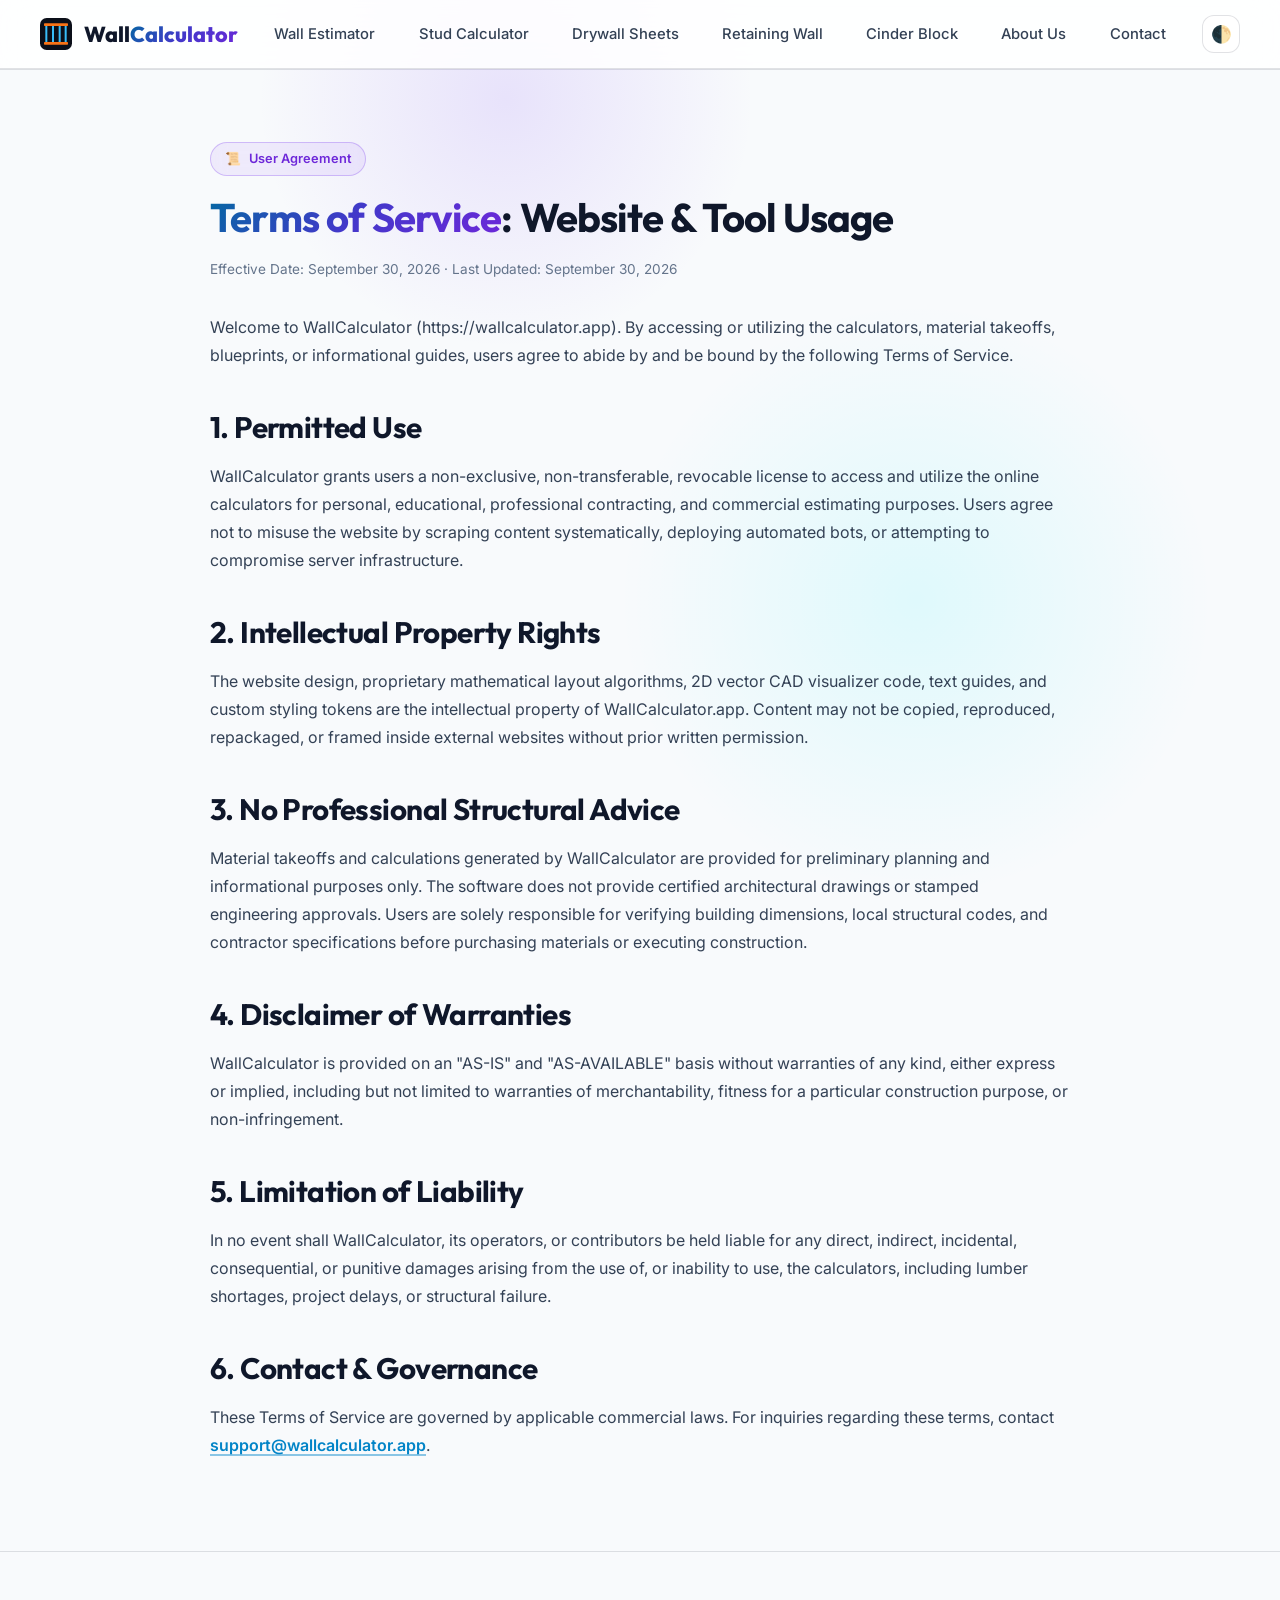
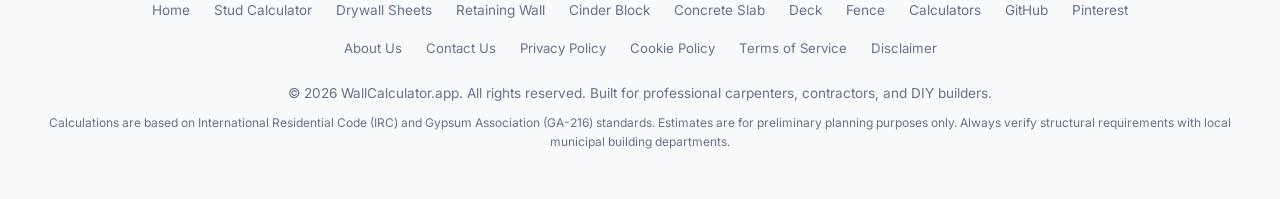
<file: terms-of-service.html>
<!DOCTYPE html>
<html lang="en" data-theme="light">
<head>
  <script>
    (function() {
      try {
        var saved = localStorage.getItem('theme');
        if (saved) document.documentElement.setAttribute('data-theme', saved);
      } catch (e) {}
    })();
  </script>
  <meta charset="UTF-8">
  <meta name="viewport" content="width=device-width, initial-scale=1.0">
  <meta http-equiv="X-UA-Compatible" content="IE=edge">
  <meta name="google-site-verification" content="uwycXcCau8QxGhGAJXw8MdhRhaqfwocgm-C9AI3S3YY" />
  
  <!-- Primary Meta Tags -->
  <title>Terms of Service - WallCalculator User Agreement</title>
  <meta name="title" content="Terms of Service - WallCalculator User Agreement">
  <meta name="description" content="Read the terms and conditions governing the use of WallCalculator framing tools, material estimators, and dynamic visualizer software.">
  <link rel="canonical" href="https://wallcalculator.app/terms-of-service">
  
  <!-- Open Graph / Facebook -->
  <meta property="og:type" content="website">
  <meta property="og:url" content="https://wallcalculator.app/terms-of-service">
  <meta property="og:title" content="Terms of Service - WallCalculator User Agreement">
  <meta property="og:description" content="Read the terms and conditions governing the use of WallCalculator framing tools, material estimators, and dynamic visualizer software.">
  <meta property="og:image" content="https://wallcalculator.app/og-image.jpg">

  <!-- Twitter -->
  <meta name="twitter:card" content="summary_large_image">
  <meta name="twitter:url" content="https://wallcalculator.app/terms-of-service">
  <meta name="twitter:title" content="Terms of Service - WallCalculator User Agreement">
  <meta name="twitter:description" content="Read the terms and conditions governing the use of WallCalculator framing tools, material estimators, and dynamic visualizer software.">
  <meta name="twitter:image" content="https://wallcalculator.app/og-image.jpg">

  <!-- Favicon -->
  <link rel="icon" type="image/svg+xml" href="/favicon.svg">
  <link rel="apple-touch-icon" href="/favicon.svg">

  <!-- Google Fonts - Asynchronous Non-Render-Blocking -->
  <link rel="preconnect" href="https://fonts.googleapis.com">
  <link rel="preconnect" href="https://fonts.gstatic.com" crossorigin>
  <link rel="preload" as="style" href="https://fonts.googleapis.com/css2?family=Inter:wght@400;500;600;700&family=Outfit:wght@500;600;700;800&display=swap">
  <link rel="stylesheet" href="https://fonts.googleapis.com/css2?family=Inter:wght@400;500;600;700&family=Outfit:wght@500;600;700;800&display=swap" media="print" onload="this.media='all'">
  <noscript>
    <link rel="stylesheet" href="https://fonts.googleapis.com/css2?family=Inter:wght@400;500;600;700&family=Outfit:wght@500;600;700;800&display=swap">
  </noscript>

  <!-- AI Agent Discovery (ARD & llms.txt) -->
  <link rel="alternate" type="application/json" href="/.well-known/ai-catalog.json" title="AI Agent Catalog">

  <!-- Inlined Master Stylesheet (Zero Network Round-Trips for Instant FCP) -->
  <style>
:root{--brand-primary:#00F0FF;--brand-primary-hover:#38BDF8;--brand-accent:#8B5CF6;--brand-accent-hover:#7C3AED;--brand-indigo:#6366F1;--brand-cyan:#06B6D4;--brand-pink:#EC4899;--brand-success:#10B981;--gradient-cta:linear-gradient(135deg,#00F0FF 0%,#3B82F6 45%,#8B5CF6 100%);--gradient-text:linear-gradient(135deg,#00F0FF 0%,#818CF8 50%,#C084FC 100%);--bg-body:#060714;--bg-surface:#0A0D22;--bg-card:rgba(14,18,41,0.85);--bg-card-hover:rgba(22,28,62,0.9);--bg-input:#090C1E;--border-color:rgba(139,92,246,0.22);--border-focus:#00F0FF;--text-main:#F8FAFC;--text-muted:#94A3B8;--text-dim:#64748B;--blueprint-grid:rgba(0,240,255,0.08);--blueprint-line:#00F0FF;--shadow-sm:0 2px 8px rgba(0,0,0,0.4);--shadow-md:0 8px 24px rgba(0,0,0,0.5),0 0 15px rgba(139,92,246,0.15);--shadow-lg:0 16px 40px rgba(0,0,0,0.6),0 0 30px rgba(0,240,255,0.15);--radius-sm:8px;--radius-md:12px;--radius-lg:18px;--radius-full:9999px;--transition:all 0.25s cubic-bezier(0.16,1,0.3,1)}[data-theme="light"]{--brand-primary:#0284C7;--brand-primary-hover:#0369A1;--brand-accent:#7C3AED;--brand-accent-hover:#6D28D9;--brand-indigo:#4F46E5;--brand-cyan:#0284C7;--brand-pink:#BE185D;--brand-success:#047857;--gradient-cta:linear-gradient(135deg,#0284C7 0%,#4F46E5 50%,#7C3AED 100%);--gradient-text:linear-gradient(135deg,#0369A1 0%,#4338CA 50%,#6D28D9 100%);--bg-body:#F8FAFC;--bg-surface:#FFFFFF;--bg-card:#FFFFFF;--bg-card-hover:#F1F5F9;--bg-input:#F8FAFC;--border-color:rgba(15,23,42,0.12);--border-focus:#0284C7;--text-main:#0F172A;--text-muted:#334155;--text-dim:#64748B;--blueprint-grid:rgba(2,132,199,0.08);--blueprint-line:#0284C7;--shadow-sm:0 2px 4px rgba(15,23,42,0.05);--shadow-md:0 6px 18px rgba(15,23,42,0.08);--shadow-lg:0 12px 32px rgba(15,23,42,0.1)}html{scroll-behavior:smooth;scroll-padding-top:72px}*,*::before,*::after{box-sizing:border-box;margin:0;padding:0}body{font-family:'Inter',-apple-system,BlinkMacSystemFont,'Segoe UI',Roboto,sans-serif;background-color:var(--bg-body);color:var(--text-main);line-height:1.6;-webkit-font-smoothing:antialiased;text-rendering:optimizeLegibility;transition:background-color 0.3s ease,color 0.3s ease;position:relative;overflow-x:hidden}body::before{content:'';position:absolute;top:-150px;left:20%;width:500px;height:500px;background:radial-gradient(circle,rgba(139,92,246,0.15) 0%,transparent 70%);pointer-events:none;z-index:0}body::after{content:'';position:absolute;top:300px;right:5%;width:600px;height:600px;background:radial-gradient(circle,rgba(0,240,255,0.1) 0%,transparent 70%);pointer-events:none;z-index:0}h1,h2,h3,h4,.font-heading{font-family:'Outfit',-apple-system,BlinkMacSystemFont,'Segoe UI',Roboto,sans-serif;font-weight:700;line-height:1.25;letter-spacing:-0.02em}a{color:inherit;text-decoration:none}.container{width:100%;max-width:1240px;margin:0 auto;padding:0 1.25rem;position:relative;z-index:1}.header-nav{position:sticky;top:0;z-index:100;background:rgba(6,7,20,0.85);backdrop-filter:blur(16px);-webkit-backdrop-filter:blur(16px);border-bottom:1px solid var(--border-color);transition:background 0.3s ease}[data-theme="light"] .header-nav{background:rgba(255,255,255,0.85)}.nav-inner{display:flex;align-items:center;justify-content:space-between;height:68px}.brand-logo{display:flex;align-items:center;gap:0.75rem;font-family:'Outfit',-apple-system,BlinkMacSystemFont,'Segoe UI',Roboto,sans-serif;font-size:1.35rem;font-weight:800}.brand-logo svg{width:32px;height:32px}.brand-logo span.accent{background:var(--gradient-text);-webkit-background-clip:text;-webkit-text-fill-color:transparent}.nav-links{display:flex;align-items:center;gap:1.5rem;list-style:none}.nav-links a{font-size:0.925rem;font-weight:500;color:var(--text-muted);transition:var(--transition);padding:0.4rem 0.6rem;border-radius:var(--radius-sm)}.nav-links a:hover,.nav-links a.active{color:var(--brand-primary);background:rgba(0,240,255,0.08)}[data-theme="light"] .nav-links a:hover,[data-theme="light"] .nav-links a.active{color:#0284C7;background:rgba(2,132,199,0.08)}.nav-actions{display:flex;align-items:center;gap:0.5rem}.btn-icon{background:var(--bg-card);border:1px solid var(--border-color);color:var(--text-main);width:38px;height:38px;border-radius:var(--radius-md);display:flex;align-items:center;justify-content:center;cursor:pointer;transition:var(--transition);font-size:1.05rem}.btn-icon:hover{background:var(--bg-card-hover);border-color:var(--brand-primary);box-shadow:0 0 12px rgba(0,240,255,0.3)}.mobile-menu-toggle{display:none}@media (max-width:768px){.nav-inner{height:58px}.brand-logo{font-size:1.15rem;gap:0.5rem}.brand-logo svg{width:26px;height:26px}.mobile-menu-toggle{display:flex}.nav-links{position:fixed;top:58px;left:0;right:0;background:var(--bg-surface);border-bottom:1px solid var(--border-color);box-shadow:var(--shadow-lg);flex-direction:column;align-items:stretch;gap:0.35rem;padding:1rem 1.25rem 1.25rem;display:none;z-index:999;backdrop-filter:blur(16px);-webkit-backdrop-filter:blur(16px)}.nav-links.mobile-open{display:flex;animation:menuSlideDown 0.22s cubic-bezier(0.16,1,0.3,1)}.nav-links a{font-size:0.95rem;padding:0.75rem 0.85rem;border-radius:var(--radius-sm);display:block;width:100%}@keyframes menuSlideDown{from{opacity:0;transform:translateY(-8px)}to{opacity:1;transform:translateY(0)}}}.hero-section{padding:3rem 0 4rem;position:relative;overflow:hidden}.hero-grid{display:grid;grid-template-columns:1fr 1.35fr;gap:2.5rem;align-items:start}@media (max-width:992px){.hero-section{padding:1.75rem 0 2.5rem}.hero-grid{grid-template-columns:1fr;gap:1.75rem}}@media (max-width:640px){.hero-section{padding:1.25rem 0 2rem}.hero-copy{text-align:center}.trust-badges{align-items:flex-start;text-align:left;margin:0 auto 1.25rem;max-width:480px}}.badge-pill{display:inline-flex;align-items:center;gap:0.5rem;background:rgba(139,92,246,0.15);color:#C084FC;border:1px solid rgba(139,92,246,0.35);padding:0.35rem 0.85rem;border-radius:var(--radius-full);font-size:0.8rem;font-weight:600;margin-bottom:1.25rem;backdrop-filter:blur(8px)}[data-theme="light"] .badge-pill{background:rgba(124,58,237,0.08);color:#6D28D9;border-color:rgba(124,58,237,0.28)}.hero-title{font-size:2.75rem;margin-bottom:1rem}.hero-title .accent{background:var(--gradient-text);-webkit-background-clip:text;-webkit-text-fill-color:transparent}.hero-subtitle{font-size:1.05rem;color:var(--text-muted);margin-bottom:1.75rem;line-height:1.65}.trust-badges{display:flex;flex-direction:column;gap:0.75rem;margin-bottom:2rem}.trust-item{display:flex;align-items:center;gap:0.6rem;font-size:0.9rem;color:var(--text-muted)}.trust-item span.icon{font-size:1.15rem}.calc-card{background:var(--bg-card);backdrop-filter:blur(16px);-webkit-backdrop-filter:blur(16px);border:1px solid var(--border-color);border-radius:var(--radius-lg);padding:1.75rem;box-shadow:var(--shadow-lg);position:relative}.mode-tabs{display:grid;grid-template-columns:repeat(3,1fr);gap:0.4rem;background:var(--bg-input);padding:0.3rem;border-radius:var(--radius-md);margin-bottom:1.5rem;border:1px solid rgba(255,255,255,0.05)}.tab-label-short{display:none}.tab-label-full{display:inline}.mode-btn{background:transparent;border:none;color:var(--text-muted);font-family:'Inter',sans-serif;font-size:0.85rem;font-weight:600;padding:0.6rem 0.5rem;border-radius:var(--radius-sm);cursor:pointer;transition:var(--transition);text-align:center}.mode-btn.active{background:rgba(0,240,255,0.12);color:#00F0FF;border:1px solid rgba(0,240,255,0.35);box-shadow:0 0 12px rgba(0,240,255,0.2)}[data-theme="light"] .mode-btn.active{background:rgba(2,132,199,0.1);color:#0369A1;border:1px solid #0284C7;box-shadow:0 2px 8px rgba(2,132,199,0.15)}.form-row-2{display:grid;grid-template-columns:1fr 1fr;gap:1rem;margin-bottom:1.25rem}.form-group{display:flex;flex-direction:column;gap:0.4rem}.form-label{font-size:0.825rem;font-weight:600;color:var(--text-muted);text-transform:uppercase;letter-spacing:0.05em;display:flex;justify-content:space-between}.input-with-unit{position:relative;display:flex;align-items:center}.form-input{width:100%;background:var(--bg-input);border:1px solid var(--border-color);color:var(--text-main);font-size:1.05rem;font-weight:600;padding:0.75rem 2.75rem 0.75rem 0.85rem;border-radius:var(--radius-md);outline:none;transition:var(--transition)}.form-input:focus{border-color:var(--border-focus);box-shadow:0 0 0 3px rgba(0,240,255,0.25)}.unit-tag{position:absolute;right:0.85rem;font-size:0.825rem;font-weight:700;color:var(--brand-primary);pointer-events:none}.pill-group{display:grid;grid-template-columns:repeat(2,1fr);gap:0.5rem}.pill-group.cols-3{grid-template-columns:repeat(3,1fr)}.pill-group.cols-4{grid-template-columns:repeat(4,1fr)}@media (max-width:640px){.pill-group.cols-3,.pill-group.cols-4{grid-template-columns:repeat(2,1fr)}}.pill-option{position:relative}.pill-option input[type="radio"]{position:absolute;opacity:0;cursor:pointer}.pill-label{display:flex;flex-direction:column;align-items:center;justify-content:center;background:var(--bg-input);border:1px solid var(--border-color);padding:0.6rem 0.5rem;border-radius:var(--radius-md);font-size:0.85rem;font-weight:600;color:var(--text-muted);cursor:pointer;transition:var(--transition);text-align:center}.pill-option input[type="radio"]:checked+.pill-label{border-color:#00F0FF;background:rgba(0,240,255,0.1);color:#00F0FF;box-shadow:0 0 12px rgba(0,240,255,0.2)}[data-theme="light"] .pill-option input[type="radio"]:checked+.pill-label{border-color:#0284C7;background:rgba(2,132,199,0.08);color:#0284C7;box-shadow:0 2px 8px rgba(2,132,199,0.15)}.pill-desc{font-size:0.72rem;font-weight:400;color:var(--text-dim);margin-top:0.15rem}.openings-box{background:rgba(0,0,0,0.25);border:1px dashed var(--border-color);padding:0.85rem;border-radius:var(--radius-md);margin-bottom:1.25rem}[data-theme="light"] .openings-box{background:#F1F5F9;border-color:rgba(15,23,42,0.15)}.openings-header{display:flex;justify-content:space-between;align-items:center;font-size:0.85rem;font-weight:600;color:var(--text-muted);margin-bottom:0.6rem}.openings-inputs{display:grid;grid-template-columns:1fr 1fr;gap:0.75rem}@media (max-width:640px){.openings-inputs{grid-template-columns:1fr 1fr !important}}.slider-container{margin-bottom:1.25rem}.slider-header{display:flex;justify-content:space-between;font-size:0.825rem;font-weight:600;color:var(--text-muted);margin-bottom:0.35rem}.range-slider{width:100%;accent-color:#00F0FF;cursor:pointer}.blueprint-wrapper{background:#04050E;border:1px solid rgba(0,240,255,0.3);border-radius:var(--radius-md);padding:1rem;margin-bottom:1.5rem;position:relative;overflow:hidden;background-image:linear-gradient(var(--blueprint-grid) 1px,transparent 1px),linear-gradient(90deg,var(--blueprint-grid) 1px,transparent 1px);background-size:20px 20px;box-shadow:inset 0 0 20px rgba(0,240,255,0.05)}.blueprint-header{display:flex;justify-content:space-between;align-items:center;margin-bottom:0.5rem;font-size:0.75rem;font-weight:700;text-transform:uppercase;color:#00F0FF;letter-spacing:0.08em}#blueprint-svg{width:100%;height:180px;display:block;overflow:visible}.blueprint-legend{display:flex;gap:1.25rem;margin-top:0.5rem;font-size:0.725rem;color:#94A3B8}.legend-item{display:flex;align-items:center;gap:0.35rem}.legend-color{width:10px;height:10px;border-radius:2px}.results-section{border-top:1px solid var(--border-color);padding-top:1.5rem}.results-title{font-size:1rem;font-weight:700;margin-bottom:1rem;display:flex;align-items:center;justify-content:space-between}.results-grid{display:grid;grid-template-columns:repeat(3,1fr);gap:0.75rem;margin-bottom:1.25rem}@media (max-width:640px){.results-grid{grid-template-columns:repeat(2,1fr);gap:0.5rem;margin-bottom:1rem}}.takeoff-card{background:var(--bg-surface);border:1px solid var(--border-color);padding:0.85rem;border-radius:var(--radius-md);display:flex;flex-direction:column}.takeoff-card.highlight{border-color:var(--brand-primary);background:rgba(0,240,255,0.08);box-shadow:0 0 15px rgba(0,240,255,0.15)}[data-theme="light"] .takeoff-card.highlight{background:rgba(2,132,199,0.06);border-color:#0284C7;box-shadow:0 2px 10px rgba(2,132,199,0.1)}.takeoff-card.accent{border-color:var(--brand-accent);background:rgba(139,92,246,0.08);box-shadow:0 0 15px rgba(139,92,246,0.15)}[data-theme="light"] .takeoff-card.accent{background:rgba(124,58,237,0.06);border-color:#7C3AED;box-shadow:0 2px 10px rgba(124,58,237,0.1)}.takeoff-label{font-size:0.75rem;font-weight:600;color:var(--text-dim);text-transform:uppercase}.takeoff-val{font-family:'Outfit',-apple-system,BlinkMacSystemFont,'Segoe UI',Roboto,sans-serif;font-size:1.65rem;font-weight:800;color:var(--text-main);margin:0.2rem 0}.takeoff-sub{font-size:0.72rem;color:var(--text-muted)}.cost-estimation-box{background:var(--bg-surface);border:1px solid var(--border-color);border-radius:var(--radius-md);padding:1rem;margin-bottom:1.25rem;display:flex;justify-content:space-between;align-items:center}[data-theme="light"] .cost-estimation-box{background:#FFFFFF;box-shadow:var(--shadow-sm)}.cost-total-display{display:flex;flex-direction:column}.cost-total-display .label{font-size:0.75rem;font-weight:700;text-transform:uppercase;color:var(--brand-accent)}[data-theme="light"] .cost-total-display .label{color:#6D28D9}.cost-total-display .number{font-family:'Outfit',-apple-system,BlinkMacSystemFont,'Segoe UI',Roboto,sans-serif;font-size:1.85rem;font-weight:800;color:var(--brand-primary);text-shadow:0 0 15px rgba(0,240,255,0.4)}[data-theme="light"] .cost-total-display .number{color:#0284C7;text-shadow:none}.btn-toggle-costs{font-size:0.8rem;color:var(--text-muted);background:transparent;border:1px solid var(--border-color);padding:0.35rem 0.75rem;border-radius:var(--radius-sm);cursor:pointer;transition:var(--transition)}.btn-toggle-costs:hover{color:#00F0FF;border-color:#00F0FF}.cost-breakdown-details{display:none;padding-top:0.85rem;margin-top:0.85rem;border-top:1px dashed var(--border-color)}.cost-breakdown-details.open{display:block}.cost-table{width:100%;font-size:0.825rem;border-collapse:collapse}.cost-table td{padding:0.4rem 0.2rem;color:var(--text-muted)}.cost-table td.cost-num{text-align:right;font-weight:600;color:var(--text-main)}.action-buttons{display:grid;grid-template-columns:1fr 1fr;gap:0.75rem}.btn-primary{background:var(--gradient-cta);color:#FFFFFF;border:none;font-family:'Outfit',-apple-system,BlinkMacSystemFont,'Segoe UI',Roboto,sans-serif;font-size:0.95rem;font-weight:700;padding:0.85rem 1.25rem;border-radius:var(--radius-md);cursor:pointer;display:flex;align-items:center;justify-content:center;gap:0.5rem;transition:var(--transition);box-shadow:0 4px 20px rgba(0,240,255,0.3),0 0 25px rgba(139,92,246,0.25)}.btn-primary:hover{transform:translateY(-2px);box-shadow:0 6px 24px rgba(0,240,255,0.45),0 0 35px rgba(139,92,246,0.35)}.btn-secondary{background:rgba(255,255,255,0.05);color:var(--text-main);border:1px solid var(--border-color);font-family:'Outfit',-apple-system,BlinkMacSystemFont,'Segoe UI',Roboto,sans-serif;font-size:0.95rem;font-weight:700;padding:0.85rem 1.25rem;border-radius:var(--radius-md);cursor:pointer;display:flex;align-items:center;justify-content:center;gap:0.5rem;transition:var(--transition)}.btn-secondary:hover{background:rgba(255,255,255,0.1);border-color:var(--brand-primary)}[data-theme="light"] .btn-secondary{background:#FFFFFF;color:#0F172A;border-color:rgba(15,23,42,0.15);box-shadow:0 1px 3px rgba(15,23,42,0.08)}[data-theme="light"] .btn-secondary:hover{background:#F8FAFC;border-color:#0284C7;color:#0284C7}.suite-section{padding:4.5rem 0;border-top:1px solid var(--border-color);background:rgba(6,7,20,0.5)}[data-theme="light"] .suite-section{background:#F8FAFC;border-top:1px solid rgba(15,23,42,0.08)}.section-head{text-align:center;max-width:650px;margin:0 auto 3rem}.section-eyebrow{display:inline-block;color:var(--brand-primary);font-size:0.825rem;font-weight:700;text-transform:uppercase;letter-spacing:0.1em;margin-bottom:0.5rem}[data-theme="light"] .section-eyebrow{color:#0284C7}.section-title{font-size:2.15rem;margin-bottom:0.75rem}.section-subtitle{color:var(--text-muted);font-size:0.975rem}.tools-grid{display:grid;grid-template-columns:repeat(auto-fit,minmax(280px,1fr));gap:1.25rem}.tool-card{background:var(--bg-card);border:1px solid var(--border-color);border-radius:var(--radius-lg);padding:1.5rem;display:flex;flex-direction:column;transition:var(--transition)}[data-theme="light"] .tool-card{background:#FFFFFF;border-color:rgba(15,23,42,0.12);box-shadow:0 2px 10px rgba(15,23,42,0.04)}.tool-card:hover{transform:translateY(-4px);border-color:var(--brand-primary);box-shadow:0 8px 30px rgba(0,0,0,0.5),0 0 20px rgba(0,240,255,0.2)}[data-theme="light"] .tool-card:hover{border-color:#0284C7;box-shadow:0 8px 24px rgba(15,23,42,0.08)}.tool-card-icon{width:44px;height:44px;border-radius:var(--radius-md);background:rgba(0,240,255,0.1);color:var(--brand-primary);display:flex;align-items:center;justify-content:center;margin-bottom:1.15rem}[data-theme="light"] .tool-card-icon{background:rgba(2,132,199,0.1);color:#0284C7}.tool-card-icon svg{width:24px;height:24px}.tool-card-title{font-size:1.2rem;margin-bottom:0.5rem;color:var(--text-main)}.tool-card-desc{font-size:0.875rem;color:var(--text-muted);margin-bottom:1.25rem;flex-grow:1}.tool-card-link{font-size:0.85rem;font-weight:700;color:var(--brand-primary);display:flex;align-items:center;gap:0.35rem}[data-theme="light"] .tool-card-link{color:#0284C7}.article-section{padding:4.5rem 0;border-top:1px solid var(--border-color)}.prose-content{max-width:860px;margin:0 auto}.aeo-direct-box{background:rgba(139,92,246,0.1);border-left:4px solid var(--brand-primary);border-radius:0 var(--radius-md) var(--radius-md) 0;padding:1.35rem;margin-bottom:2.5rem;border-top:1px solid var(--border-color);border-right:1px solid var(--border-color);border-bottom:1px solid var(--border-color)}[data-theme="light"] .aeo-direct-box{background:rgba(2,132,199,0.05);border-left-color:#0284C7}.aeo-title{font-size:1.05rem;font-weight:700;color:var(--brand-primary);display:flex;align-items:center;gap:0.5rem;margin-bottom:0.5rem}[data-theme="light"] .aeo-title{color:#0284C7}.aeo-text{font-size:0.95rem;line-height:1.7}.prose-content h2{font-size:1.85rem;margin:2.5rem 0 1rem;color:var(--text-main)}.prose-content h3{font-size:1.35rem;margin:1.75rem 0 0.75rem;color:#C084FC}[data-theme="light"] .prose-content h3{color:#4338CA}.prose-content p{color:var(--text-muted);font-size:1rem;line-height:1.75;margin-bottom:1.25rem}.prose-content a,.article-section a{color:#00F0FF;text-decoration:underline;text-underline-offset:3px;text-decoration-thickness:1.5px;font-weight:600;transition:var(--transition)}.prose-content a:hover,.article-section a:hover{color:#8B5CF6;text-decoration-thickness:2.5px}[data-theme="light"] .prose-content a,[data-theme="light"] .article-section a{color:#0284C7;text-decoration-color:rgba(2,132,199,0.45)}[data-theme="light"] .prose-content a:hover,[data-theme="light"] .article-section a:hover{color:#0369A1;text-decoration-color:#0369A1}.prose-content ul,.prose-content ol{color:var(--text-muted);padding-left:1.5rem;margin-bottom:1.5rem;line-height:1.75}.formula-card{background:var(--bg-card);border:1px solid var(--border-color);border-radius:var(--radius-md);padding:1.25rem;margin:1.5rem 0}.formula-code{background:var(--bg-input);padding:0.75rem 1rem;border-radius:var(--radius-sm);font-family:'Courier New',Courier,monospace;font-size:0.95rem;color:var(--brand-primary);font-weight:700;display:block;margin:0.5rem 0;border:1px solid var(--border-color)}[data-theme="light"] .formula-code{color:#0369A1;background:#E2E8F0}.data-table-wrapper{overflow-x:auto;margin:1.75rem 0}.data-table{width:100%;border-collapse:collapse;font-size:0.9rem}.data-table th,.data-table td{padding:0.75rem 1rem;text-align:left;border-bottom:1px solid var(--border-color)}.data-table th{background:var(--bg-input);color:var(--text-main);font-weight:700}.data-table td{color:var(--text-muted)}.faq-list{display:flex;flex-direction:column;gap:0.75rem;margin-top:1.5rem}.faq-item{background:var(--bg-card);border:1px solid var(--border-color);border-radius:var(--radius-md);overflow:hidden;transition:var(--transition)}.faq-question{width:100%;background:transparent;border:none;padding:1.15rem 1.25rem;text-align:left;font-family:'Outfit',-apple-system,BlinkMacSystemFont,'Segoe UI',Roboto,sans-serif;font-size:1.05rem;font-weight:700;color:var(--text-main);cursor:pointer;display:flex;justify-content:space-between;align-items:center}.faq-icon{font-size:1.25rem;color:var(--brand-primary);transition:transform 0.2s ease}[data-theme="light"] .faq-icon{color:#0284C7}.faq-item.open .faq-icon{transform:rotate(45deg)}.faq-answer{max-height:0;overflow:hidden;transition:max-height 0.3s cubic-bezier(0,1,0,1);padding:0 1.25rem;color:var(--text-muted);font-size:0.925rem;line-height:1.7}.faq-item.open .faq-answer{max-height:500px;padding-bottom:1.25rem;transition:max-height 0.3s ease-in-out}.site-footer{border-top:1px solid var(--border-color);padding:3rem 0;background:var(--bg-body);text-align:center;color:var(--text-dim);font-size:0.85rem}.footer-links{display:flex;justify-content:center;gap:1.5rem;margin-bottom:1rem}.footer-links a:hover{color:var(--brand-primary)}[data-theme="light"] .footer-links a:hover{color:#0284C7}@media (max-width:768px){.container{padding:0 1rem}.hero-section{padding:1.25rem 0 2rem}.hero-title{font-size:1.95rem;line-height:1.22;margin-bottom:0.75rem}.hero-subtitle{font-size:0.925rem;line-height:1.55;margin-bottom:1.25rem}.badge-pill{font-size:0.72rem;padding:0.25rem 0.65rem;margin-bottom:0.85rem;max-width:100%;white-space:normal;text-align:center}.suite-section{padding:2.75rem 0}.section-title{font-size:1.7rem}.section-head{margin-bottom:1.75rem}.tools-grid{grid-template-columns:1fr;gap:1rem}.article-section{padding:2.75rem 0}.prose-content h2{font-size:1.45rem;margin:2rem 0 0.85rem}.prose-content h3{font-size:1.2rem;margin:1.5rem 0 0.65rem}.data-table-wrapper{margin:1.25rem -0.5rem;padding:0 0.5rem;overflow-x:auto;-webkit-overflow-scrolling:touch}.data-table th,.data-table td{padding:0.55rem 0.65rem;font-size:0.8rem;white-space:nowrap}.faq-question{padding:0.95rem 1rem;font-size:0.95rem}.site-footer{padding:2.25rem 0}.footer-links{flex-wrap:wrap;gap:0.75rem 1.25rem}}@media (max-width:540px){.hero-title{font-size:1.7rem}.calc-card{padding:1.15rem 0.85rem;border-radius:var(--radius-md)}.tab-label-short{display:inline}.tab-label-full{display:none}.mode-tabs{gap:0.25rem;padding:0.25rem;margin-bottom:1.25rem}.mode-btn{font-size:0.75rem;padding:0.5rem 0.25rem}.form-row-2{gap:0.5rem}.form-label{font-size:0.75rem}.form-input{font-size:0.95rem;padding:0.65rem 2.25rem 0.65rem 0.65rem}.unit-tag{right:0.65rem;font-size:0.75rem}.pill-group{gap:0.35rem}.pill-label{padding:0.5rem 0.25rem;font-size:0.775rem}.pill-desc{font-size:0.65rem}.openings-inputs{gap:0.5rem}.blueprint-wrapper{padding:0.75rem 0.5rem;margin-bottom:1.25rem}#blueprint-svg{height:150px}.blueprint-legend{flex-wrap:wrap;gap:0.5rem 0.85rem;justify-content:center;font-size:0.7rem}.takeoff-card{padding:0.65rem 0.5rem}.takeoff-label{font-size:0.68rem}.takeoff-val{font-size:1.35rem}.takeoff-sub{font-size:0.65rem}.cost-estimation-box{flex-direction:column;align-items:stretch;text-align:center;gap:0.75rem;padding:0.85rem}.cost-total-display{align-items:center}.cost-total-display .number{font-size:1.65rem}.btn-toggle-costs{width:100%;padding:0.5rem}.action-buttons{grid-template-columns:1fr;gap:0.5rem}.btn-primary,.btn-secondary{padding:0.75rem 1rem;font-size:0.9rem;width:100%}}@media print{body{background:#FFFFFF !important;color:#000000 !important}.header-nav,.suite-section,.article-section,.site-footer,.action-buttons,.mode-tabs{display:none !important}.hero-grid{grid-template-columns:1fr !important}.calc-card{border:none !important;box-shadow:none !important;padding:0 !important}.blueprint-wrapper{background:#FFFFFF !important;border:1px solid #000000 !important}.takeoff-card{border:1px solid #CCCCCC !important;color:#000000 !important}}.hero-toc-card{background:var(--bg-card);border:1px solid var(--border-color);border-radius:var(--radius-lg);padding:1.15rem 1.25rem;backdrop-filter:blur(14px);-webkit-backdrop-filter:blur(14px);box-shadow:var(--shadow-md);margin-top:0.75rem;transition:var(--transition)}[data-theme="light"] .hero-toc-card{background:#FFFFFF;border-color:rgba(15,23,42,0.12);box-shadow:0 4px 16px rgba(15,23,42,0.06)}.hero-toc-header{display:flex;align-items:center;justify-content:space-between;margin-bottom:0.75rem;padding-bottom:0.6rem;border-bottom:1px solid var(--border-color)}.hero-toc-title{display:flex;align-items:center;gap:0.45rem;font-family:'Outfit',sans-serif;font-size:0.825rem;font-weight:700;text-transform:uppercase;letter-spacing:0.08em;color:var(--brand-primary)}[data-theme="light"] .hero-toc-title{color:#0284C7}.hero-toc-badge{font-size:0.7rem;font-weight:600;color:var(--text-dim);background:var(--bg-input);padding:0.15rem 0.5rem;border-radius:var(--radius-full);border:1px solid var(--border-color)}.hero-toc-nav{display:flex;flex-direction:column;gap:0.2rem}.hero-toc-link{display:flex;align-items:center;gap:0.5rem;font-size:0.825rem;font-weight:500;color:var(--text-muted);padding:0.35rem 0.55rem;border-radius:var(--radius-sm);transition:var(--transition);text-decoration:none}.hero-toc-link:hover{color:var(--brand-primary);background:rgba(0,240,255,0.08);transform:translateX(3px)}[data-theme="light"] .hero-toc-link:hover{color:#0284C7;background:rgba(2,132,199,0.06)}.hero-toc-link.active{color:var(--brand-primary);background:rgba(0,240,255,0.08);font-weight:600}.hero-toc-bullet{width:5px;height:5px;border-radius:50%;background:var(--brand-accent);flex-shrink:0;transition:var(--transition)}.hero-toc-link:hover .hero-toc-bullet,.hero-toc-link.active .hero-toc-bullet{background:var(--brand-primary);box-shadow:0 0 6px var(--brand-primary);transform:scale(1.35)}[data-theme="light"] .hero-toc-bullet{background:#7C3AED}[data-theme="light"] .hero-toc-link:hover .hero-toc-bullet,[data-theme="light"] .hero-toc-link.active .hero-toc-bullet{background:#0284C7;box-shadow:0 0 6px rgba(2,132,199,0.5)}.hero-toc-toggle{display:none;width:100%;background:var(--bg-card);border:1px solid var(--border-color);border-radius:var(--radius-md);padding:0.65rem 0.95rem;color:var(--text-main);font-family:'Outfit',sans-serif;font-size:0.875rem;font-weight:600;cursor:pointer;align-items:center;justify-content:space-between;transition:var(--transition)}[data-theme="light"] .hero-toc-toggle{background:#FFFFFF;border-color:rgba(15,23,42,0.12)}.hero-toc-toggle .chevron{font-size:0.8rem;color:var(--brand-primary);transition:transform 0.2s ease}[data-theme="light"] .hero-toc-toggle .chevron{color:#0284C7}@media (max-width:992px){.hero-toc-card{padding:0;background:transparent;border:none;box-shadow:none;margin-top:0.5rem;margin-bottom:1.5rem}.hero-toc-header{display:none}.hero-toc-toggle{display:flex}.hero-toc-nav{display:none;grid-template-columns:1fr;gap:0.25rem;background:var(--bg-card);border:1px solid var(--border-color);border-radius:var(--radius-md);padding:0.65rem;margin-top:0.4rem}[data-theme="light"] .hero-toc-nav{background:#FFFFFF;box-shadow:0 4px 16px rgba(15,23,42,0.08)}.hero-toc-card.open .hero-toc-nav{display:flex;flex-direction:column;animation:menuSlideDown 0.2s ease}.hero-toc-card.open .hero-toc-toggle .chevron{transform:rotate(180deg)}}.page-title{font-family:'Outfit',-apple-system,BlinkMacSystemFont,'Segoe UI',Roboto,sans-serif;font-size:2.5rem;font-weight:700;line-height:1.25;letter-spacing:-0.02em;margin-bottom:1rem}.page-title .accent{background:var(--gradient-text);-webkit-background-clip:text;-webkit-text-fill-color:transparent}.contact-grid{display:grid;grid-template-columns:1fr 1.35fr;gap:2rem;align-items:start}.contact-card{background:var(--bg-card);border:1px solid var(--border-color);border-radius:var(--radius-lg);padding:1.75rem;box-shadow:var(--shadow-md)}.calculator-links-grid{display:grid;grid-template-columns:repeat(auto-fit,minmax(220px,1fr));gap:1rem}.prose-content{overflow-wrap:break-word;word-wrap:break-word}@media (max-width:992px){.contact-grid{grid-template-columns:1fr;gap:1.5rem}}@media (max-width:768px){.page-title{font-size:1.85rem !important;line-height:1.25;margin-bottom:0.75rem}.contact-card{padding:1.35rem 1.15rem}.article-section{padding-top:2rem !important;padding-bottom:2.5rem !important}.formula-code{overflow-x:auto;white-space:nowrap;-webkit-overflow-scrolling:touch}}@media (max-width:540px){.page-title{font-size:1.6rem !important;line-height:1.22}.contact-card{padding:1.15rem 0.85rem}.calculator-links-grid{grid-template-columns:1fr}.form-label{flex-direction:column;align-items:flex-start;gap:0.15rem}.form-label span:last-child{font-size:0.68rem;font-weight:500;opacity:0.75}}
  </style>

  <!-- JSON-LD Structured Data -->
  <script type="application/ld+json">
  {
    "@context": "https://schema.org",
    "@type": "WebPage",
    "name": "Terms of Service - WallCalculator",
    "url": "https://wallcalculator.app/terms-of-service",
    "description": "Read the terms and conditions governing the use of WallCalculator framing tools, material estimators, and dynamic visualizer software.",
    "breadcrumb": {
      "@type": "BreadcrumbList",
      "itemListElement": [
        {
          "@type": "ListItem",
          "position": 1,
          "name": "Home",
          "item": "https://wallcalculator.app/"
        },
        {
          "@type": "ListItem",
          "position": 2,
          "name": "Terms of Service",
          "item": "https://wallcalculator.app/terms-of-service"
        }
      ]
    }
  }
  </script>
</head>
<body>
  <!-- Header / Navigation -->
  <header class="header-nav">
    <div class="container">
      <nav class="nav-inner" aria-label="Main Navigation">
        <a href="/" class="brand-logo" aria-label="WallCalculator.app Home">
          <svg viewBox="0 0 48 48" width="32" height="32" fill="none">
            <rect width="48" height="48" rx="10" fill="#0B0F19"/>
            <rect x="6" y="8" width="36" height="4" rx="1" fill="#F97316"/>
            <rect x="6" y="36" width="36" height="4" rx="1" fill="#F97316"/>
            <rect x="8" y="12" width="3" height="24" fill="#38BDF8"/>
            <rect x="18" y="12" width="3" height="24" fill="#38BDF8"/>
            <rect x="28" y="12" width="3" height="24" fill="#38BDF8"/>
            <rect x="37" y="12" width="3" height="24" fill="#38BDF8"/>
          </svg>
          <span>Wall<span class="accent">Calculator</span></span>
        </a>

        <!-- Desktop Navigation -->
        <ul class="nav-links" role="list">
          <li><a href="/">Wall Estimator</a></li>
          <li><a href="/wall-stud-calculator">Stud Calculator</a></li>
          <li><a href="/drywall-calculator">Drywall Sheets</a></li>
          <li><a href="/retaining-wall-calculator">Retaining Wall</a></li>
          <li><a href="/cinder-block-calculator">Cinder Block</a></li>
          <li><a href="/about">About Us</a></li>
          <li><a href="/contact">Contact</a></li>
        </ul>

        <div class="nav-actions">
          <button class="btn-icon" id="theme-toggle-btn" aria-label="Toggle Dark/Light Mode" title="Toggle Theme">
            🌓
          </button>
          <button class="btn-icon mobile-menu-toggle" id="mobile-menu-btn" aria-label="Toggle Menu" title="Open Navigation Menu" aria-expanded="false">
            <span class="hamburger-icon">&#x2630;</span>
          </button>
        </div>
      </nav>
    </div>
  </header>

  <main id="main-content">
    <article class="article-section">
      <div class="container">
        <div class="prose-content">
          <div class="badge-pill" style="margin-bottom: 1rem;">
            <span>&#x1F4DC;</span> User Agreement
          </div>
          <h1 class="page-title">
            <span class="accent">Terms of Service</span>: Website &amp; Tool Usage
          </h1>
          <p style="font-size: 0.85rem; color: var(--text-dim); margin-bottom: 2rem;">
            Effective Date: September 30, 2026 &middot; Last Updated: September 30, 2026
          </p>

          <p>
            Welcome to WallCalculator (https://wallcalculator.app). By accessing or utilizing the calculators, material takeoffs, blueprints, or informational guides, users agree to abide by and be bound by the following Terms of Service.
          </p>

          <h2>1. Permitted Use</h2>
          <p>
            WallCalculator grants users a non-exclusive, non-transferable, revocable license to access and utilize the online calculators for personal, educational, professional contracting, and commercial estimating purposes. Users agree not to misuse the website by scraping content systematically, deploying automated bots, or attempting to compromise server infrastructure.
          </p>

          <h2>2. Intellectual Property Rights</h2>
          <p>
            The website design, proprietary mathematical layout algorithms, 2D vector CAD visualizer code, text guides, and custom styling tokens are the intellectual property of WallCalculator.app. Content may not be copied, reproduced, repackaged, or framed inside external websites without prior written permission.
          </p>

          <h2>3. No Professional Structural Advice</h2>
          <p>
            Material takeoffs and calculations generated by WallCalculator are provided for preliminary planning and informational purposes only. The software does not provide certified architectural drawings or stamped engineering approvals. Users are solely responsible for verifying building dimensions, local structural codes, and contractor specifications before purchasing materials or executing construction.
          </p>

          <h2>4. Disclaimer of Warranties</h2>
          <p>
            WallCalculator is provided on an "AS-IS" and "AS-AVAILABLE" basis without warranties of any kind, either express or implied, including but not limited to warranties of merchantability, fitness for a particular construction purpose, or non-infringement.
          </p>

          <h2>5. Limitation of Liability</h2>
          <p>
            In no event shall WallCalculator, its operators, or contributors be held liable for any direct, indirect, incidental, consequential, or punitive damages arising from the use of, or inability to use, the calculators, including lumber shortages, project delays, or structural failure.
          </p>

          <h2>6. Contact &amp; Governance</h2>
          <p>
            These Terms of Service are governed by applicable commercial laws. For inquiries regarding these terms, contact <a href="mailto:support@wallcalculator.app">support@wallcalculator.app</a>.
          </p>
        </div>
      </div>
    </article>
  </main>

  <!-- Site Footer -->
  <footer class="site-footer">
    <div class="container">
      <div class="footer-links">
        <a href="/">Home</a>
        <a href="/wall-stud-calculator">Stud Calculator</a>
        <a href="/drywall-calculator">Drywall Sheets</a>
        <a href="/retaining-wall-calculator">Retaining Wall</a>
        <a href="/cinder-block-calculator">Cinder Block</a>
        <a href="/concrete-slab-calculator">Concrete Slab</a>
        <a href="/deck-calculator">Deck</a>
        <a href="/fence-calculator">Fence</a>
        <a href="/#suite-tools">Calculators</a>
        <a href="https://github.com/Aamirtechseo/wallcalculator" target="_blank" rel="noopener">GitHub</a>
        <a href="https://www.pinterest.com/wallcalculators/" target="_blank" rel="noopener nofollow">Pinterest</a>
      </div>
      <div class="footer-links" style="margin-top: 0.75rem; font-size: 0.825rem; flex-wrap: wrap;">
        <a href="/about">About Us</a>
        <a href="/contact">Contact Us</a>
        <a href="/privacy-policy">Privacy Policy</a>
        <a href="/cookie-policy">Cookie Policy</a>
        <a href="/terms-of-service">Terms of Service</a>
        <a href="/disclaimer">Disclaimer</a>
      </div>
      <p style="margin-top: 1.5rem;">&copy; 2026 WallCalculator.app. All rights reserved. Built for professional carpenters, contractors, and DIY builders.</p>
      <p style="margin-top: 0.5rem; font-size: 0.75rem; color: var(--text-dim);">
        Calculations are based on International Residential Code (IRC) and Gypsum Association (GA-216) standards. Estimates are for preliminary planning purposes only. Always verify structural requirements with local municipal building departments.
      </p>
    </div>
  </footer>

  <!-- Interactive Script (Theme Toggle + Mobile Drawer) -->
  <script>
    (function () {
      var savedTheme = localStorage.getItem('theme') || 'light';
      document.documentElement.setAttribute('data-theme', savedTheme);
      var themeBtn = document.getElementById('theme-toggle-btn');
      if (themeBtn) {
        themeBtn.addEventListener('click', function () {
          var cur = document.documentElement.getAttribute('data-theme') || 'light';
          var next = cur === 'dark' ? 'light' : 'dark';
          document.documentElement.setAttribute('data-theme', next);
          localStorage.setItem('theme', next);
        });
      }
      var menuBtn = document.getElementById('mobile-menu-btn');
      var navLinks = document.querySelector('.nav-links');
      if (menuBtn && navLinks) {
        menuBtn.addEventListener('click', function (e) {
          e.stopPropagation();
          var isOpen = navLinks.classList.toggle('mobile-open');
          menuBtn.setAttribute('aria-expanded', isOpen);
          menuBtn.innerHTML = isOpen ? '&#x2715;' : '&#x2630;';
        });
        navLinks.querySelectorAll('a').forEach(function (link) {
          link.addEventListener('click', function () {
            navLinks.classList.remove('mobile-open');
            menuBtn.setAttribute('aria-expanded', 'false');
            menuBtn.innerHTML = '&#x2630;';
          });
        });
        document.addEventListener('click', function (e) {
          if (navLinks.classList.contains('mobile-open') && !navLinks.contains(e.target) && e.target !== menuBtn) {
            navLinks.classList.remove('mobile-open');
            menuBtn.setAttribute('aria-expanded', 'false');
            menuBtn.innerHTML = '&#x2630;';
          }
        });
      }
    })();
  </script>

  <!-- Google tag (gtag.js) - Non-Blocking Analytics -->
  <script async src="https://www.googletagmanager.com/gtag/js?id=G-VNPHPE8S2V"></script>
  <script>
    window.dataLayer = window.dataLayer || [];
    function gtag(){dataLayer.push(arguments);}
    gtag('js', new Date());
    gtag('config', 'G-VNPHPE8S2V');
  </script>
</body>
</html>
</file>
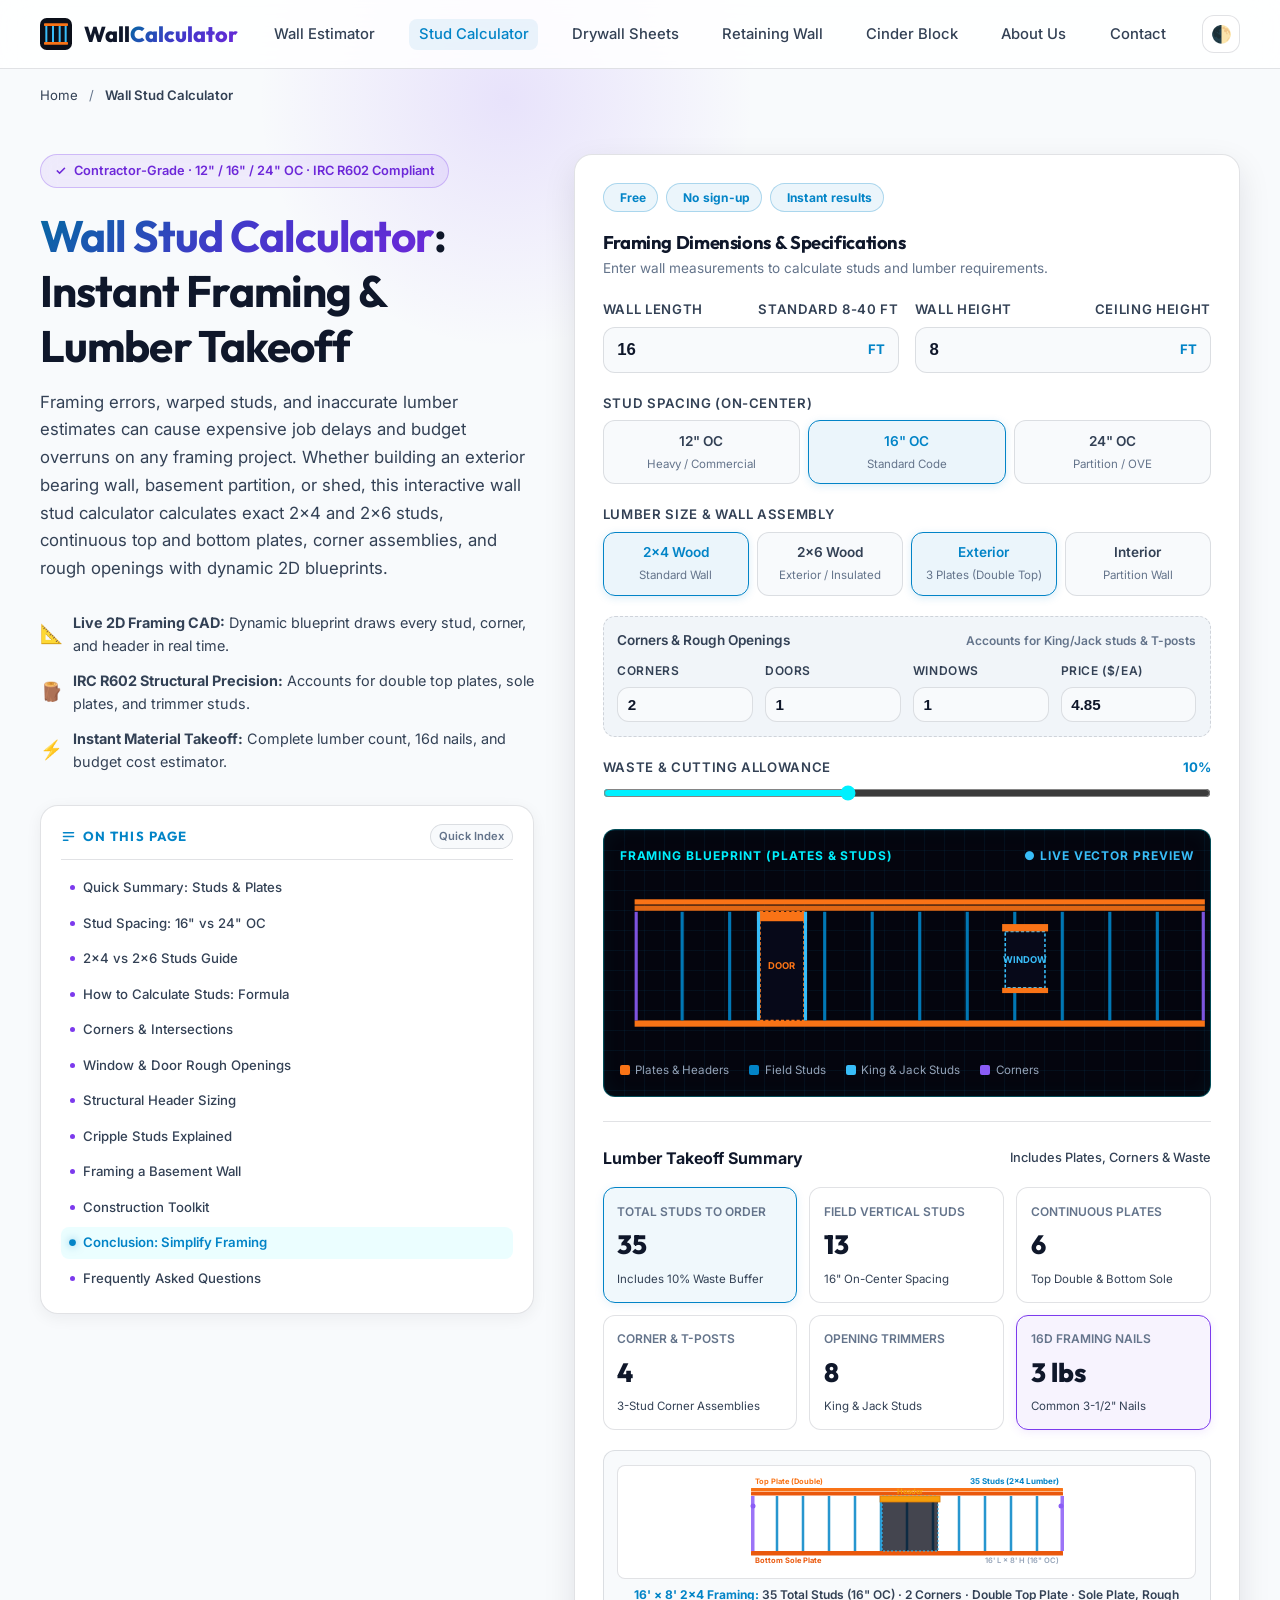
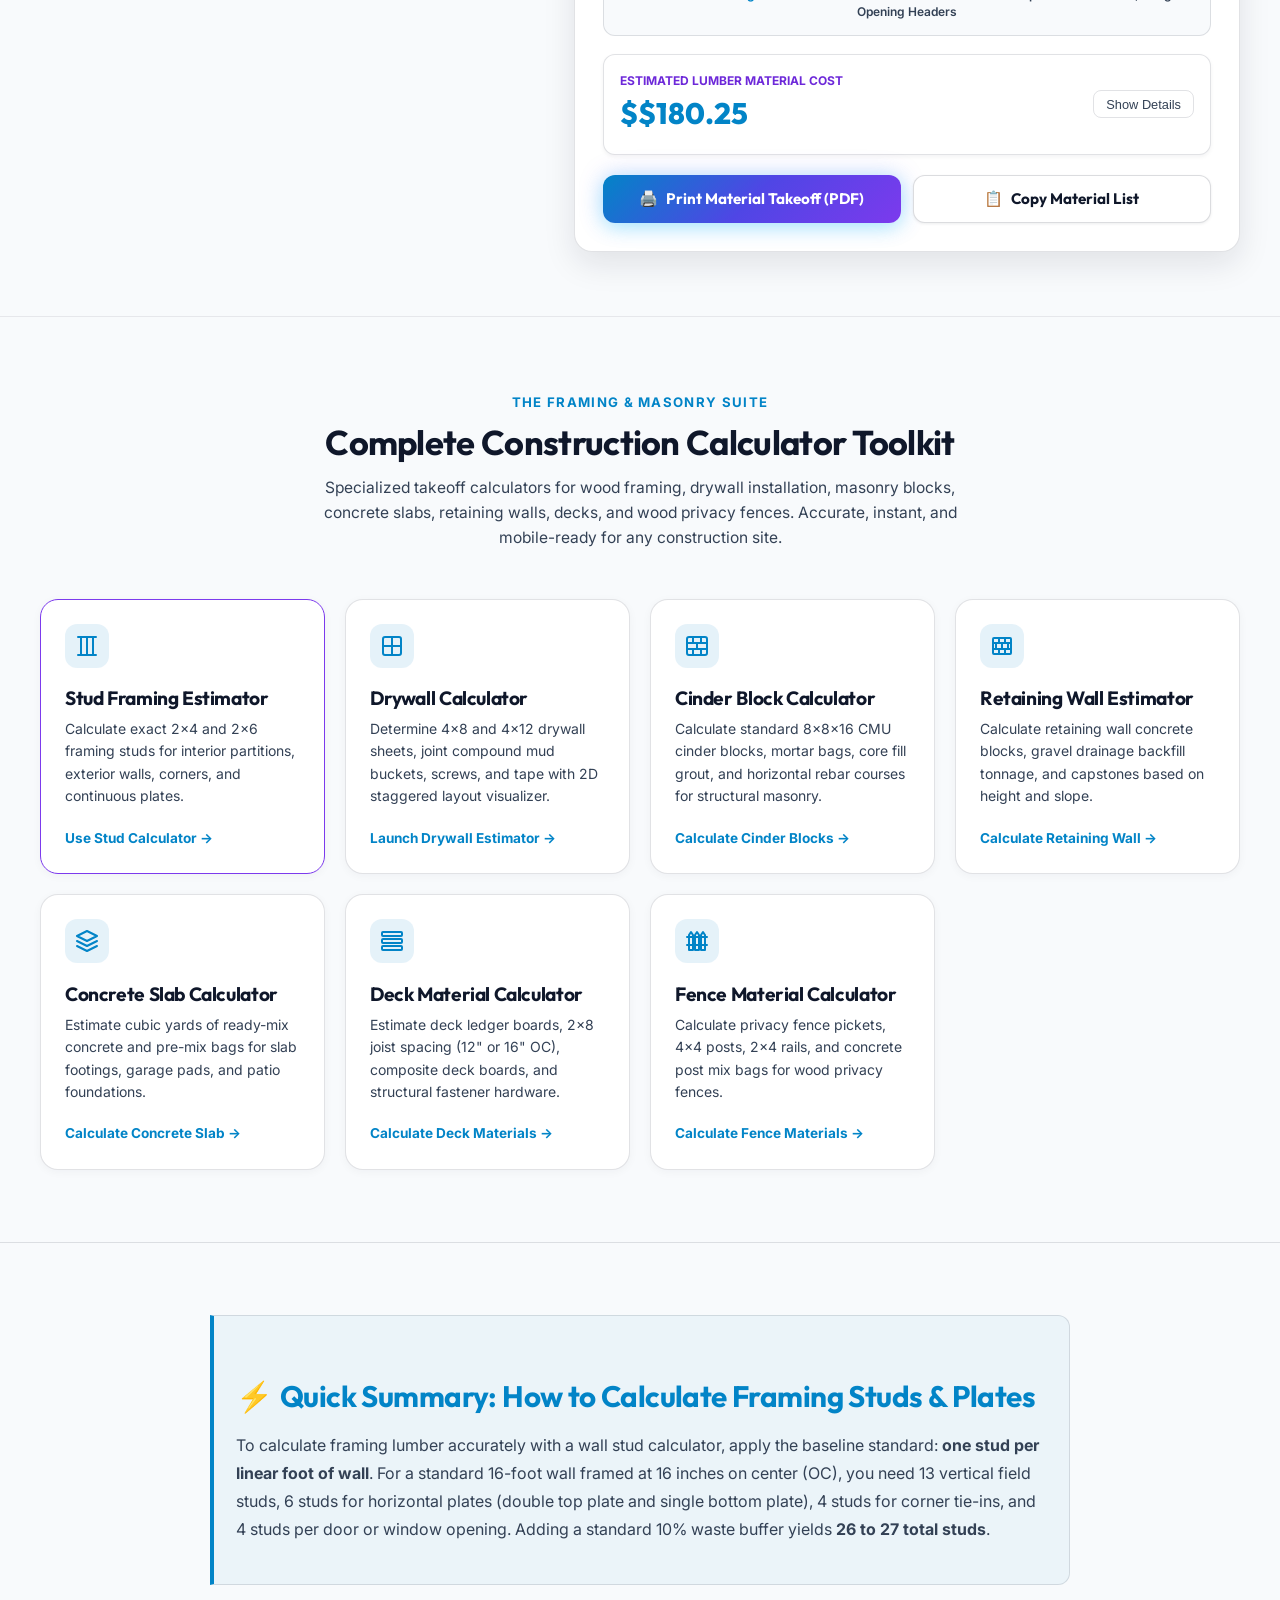
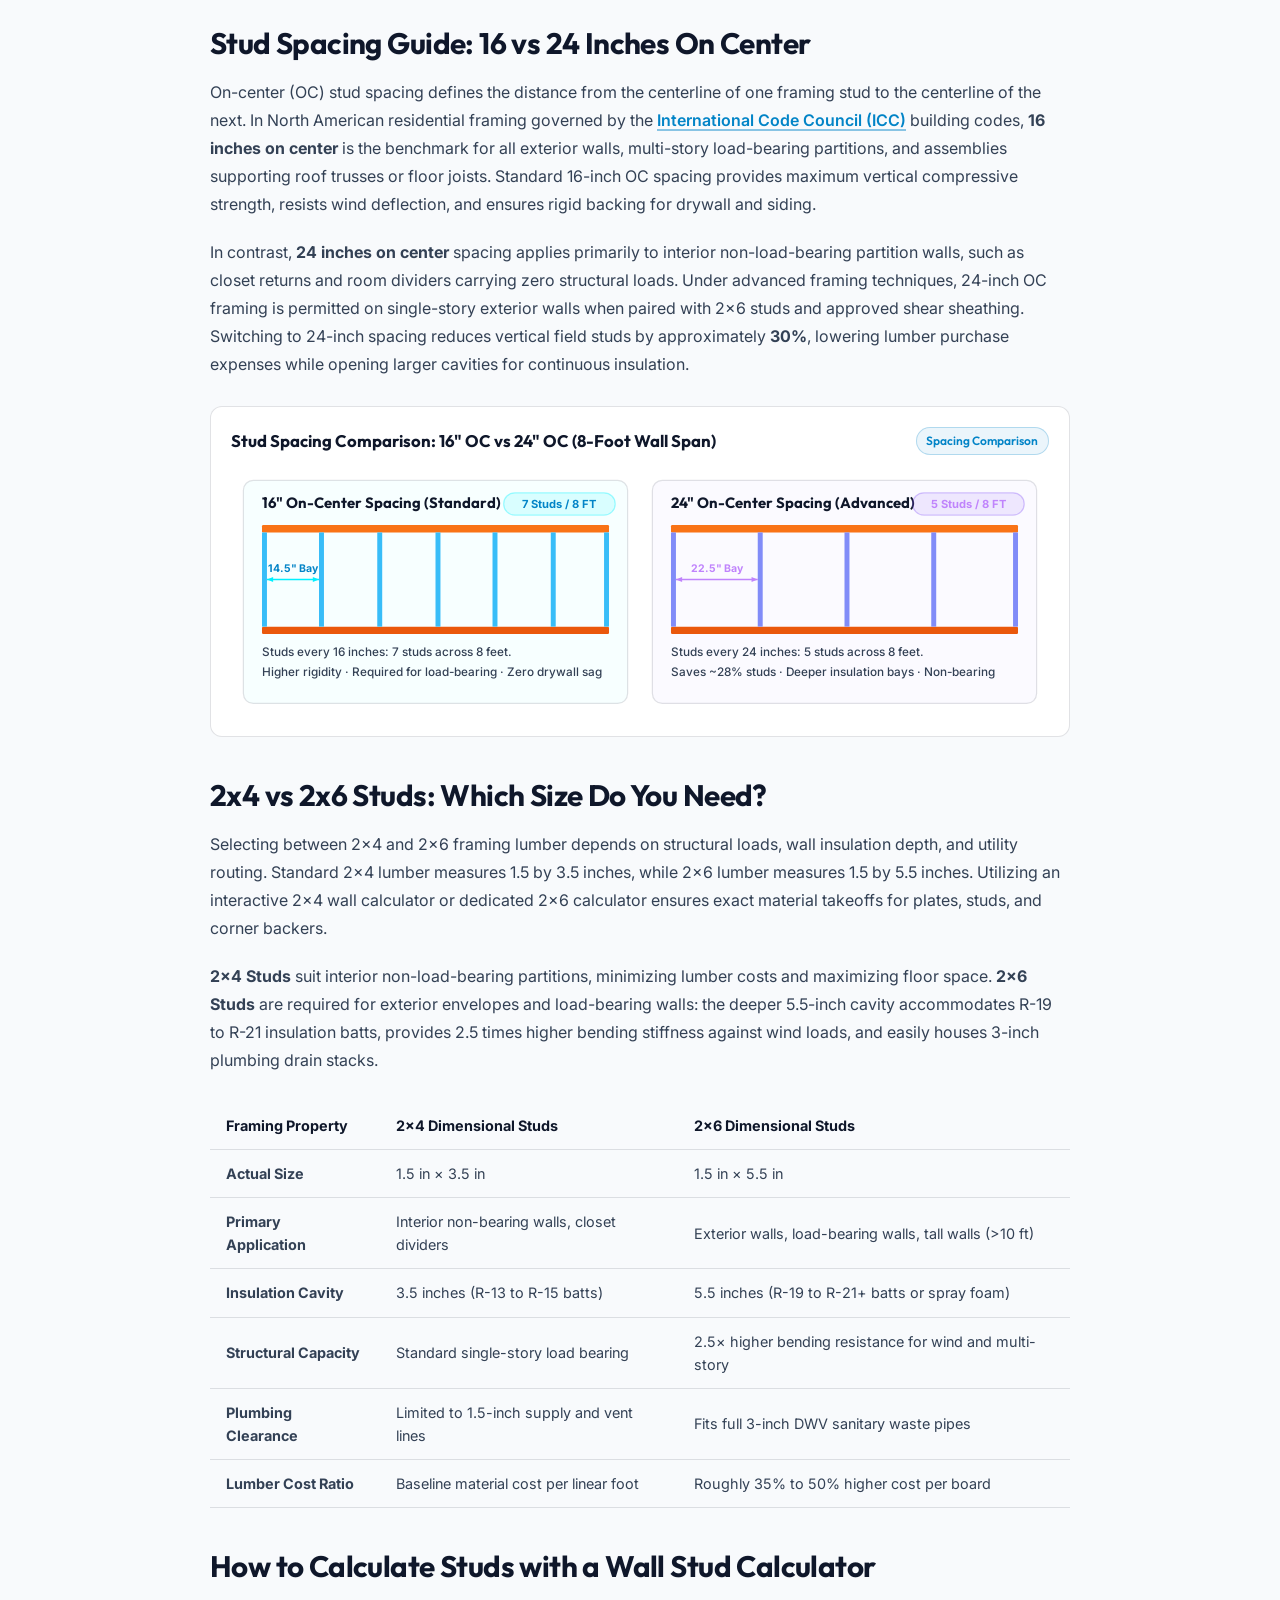
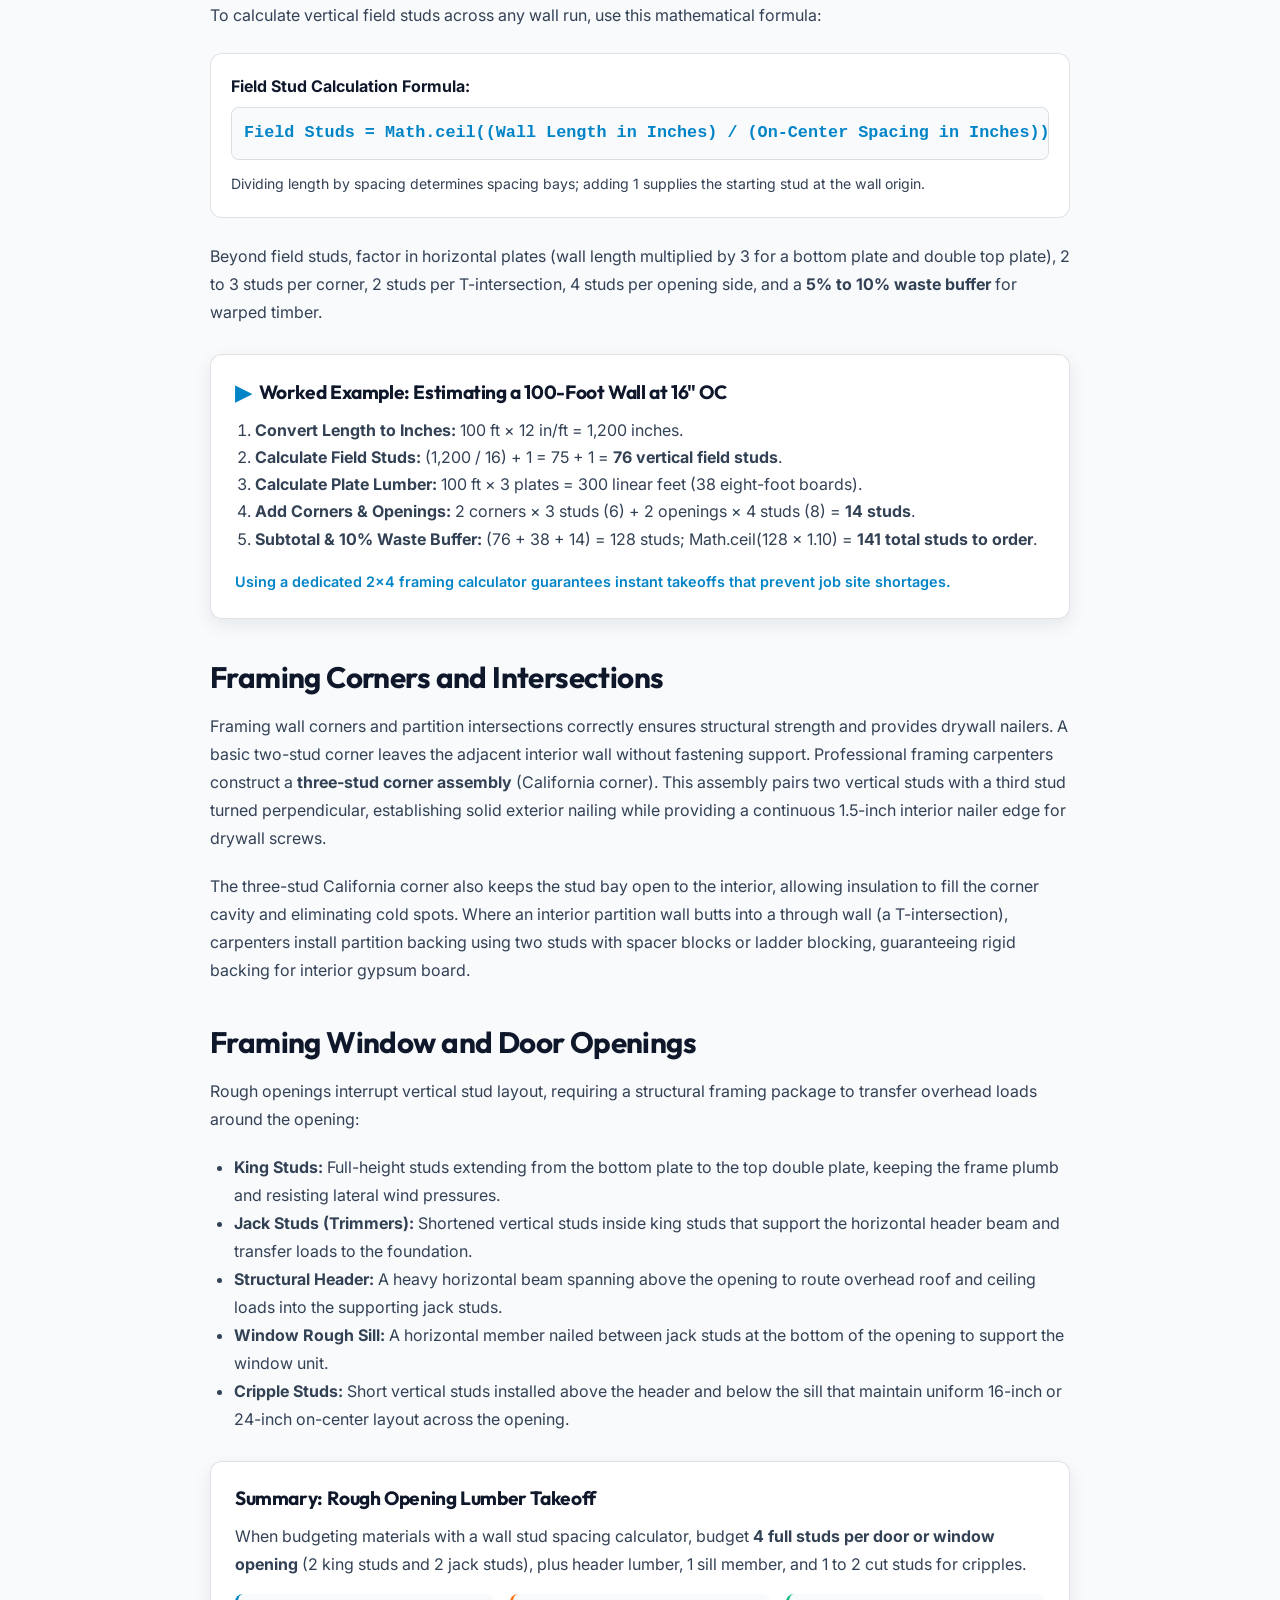
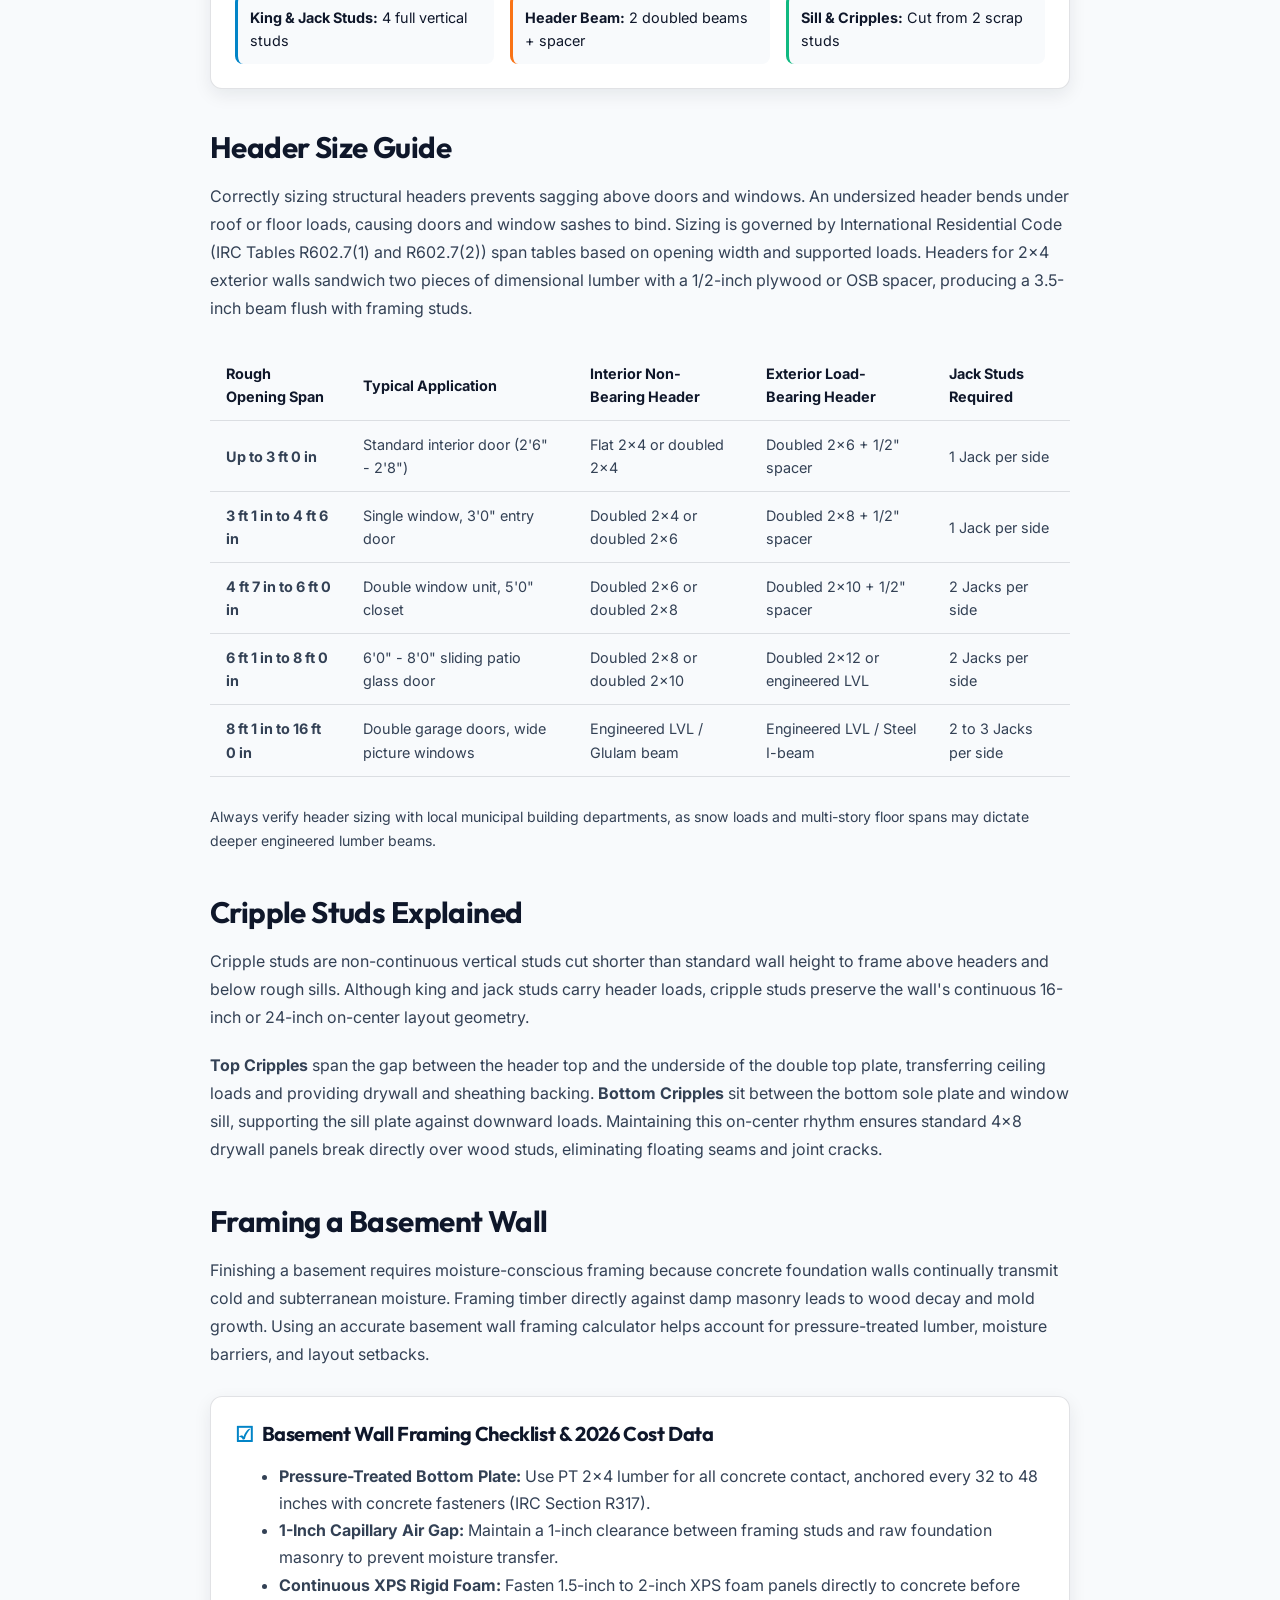
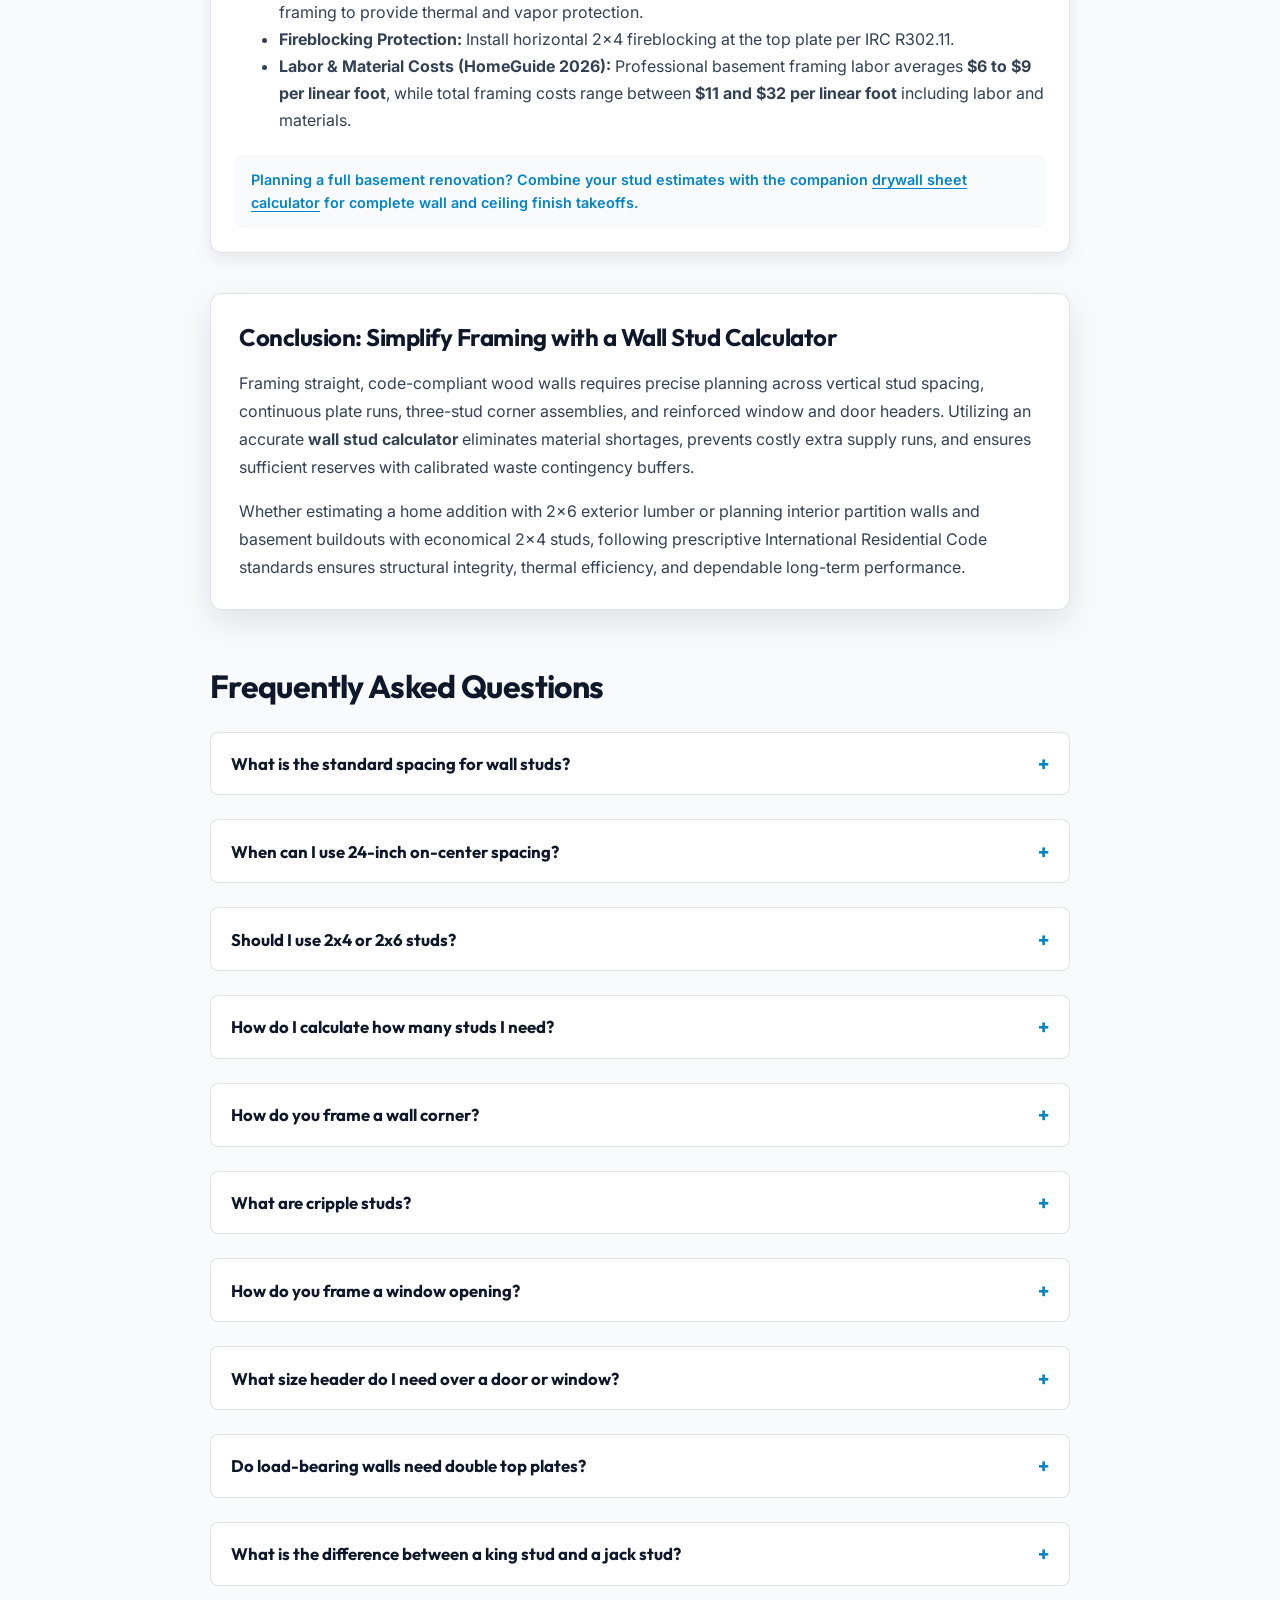
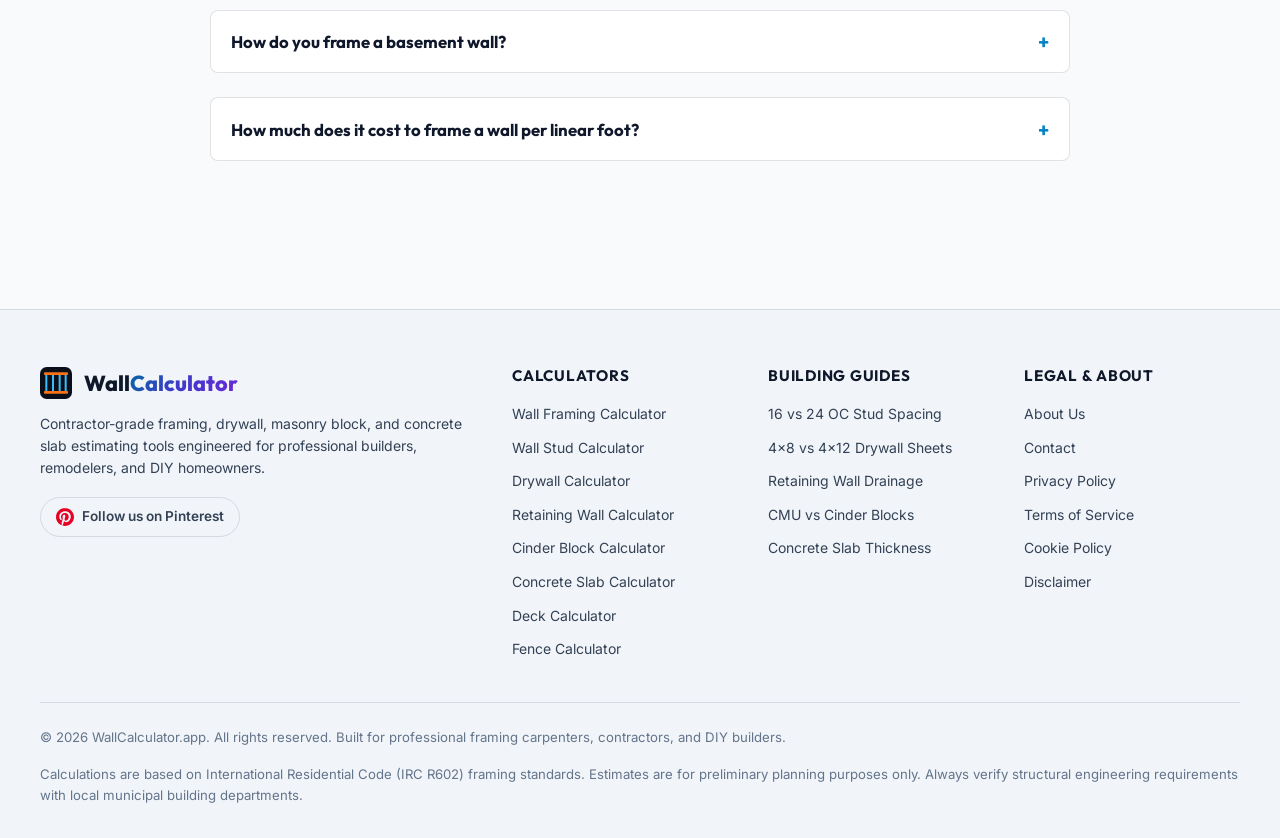
<file: wall-stud-calculator.html>
<!DOCTYPE html>
<html lang="en" data-theme="light">
<head>
  <script>
    (function() {
      try {
        var saved = localStorage.getItem('theme');
        if (saved) document.documentElement.setAttribute('data-theme', saved);
      } catch (e) {}
    })();
  </script>
  

  <meta charset="UTF-8">
  <meta name="viewport" content="width=device-width, initial-scale=1.0">
  <meta http-equiv="X-UA-Compatible" content="IE=edge">
  <meta name="google-site-verification" content="uwycXcCau8QxGhGAJXw8MdhRhaqfwocgm-C9AI3S3YY" />
  
  <!-- Primary Meta Tags -->
  <title>Wall Stud Calculator - Instant Framing Takeoff</title>
  <meta name="description" content="Estimate 2x4 and 2x6 studs, plates, and rough openings with this wall stud calculator. Generate accurate framing takeoffs in seconds. Try it now!">
  <meta name="keywords" content="wall stud calculator, stud calculator, stud wall calculator, 16 on center stud calculator, framing stud calculator, lumber takeoff">
  <link rel="canonical" href="https://wallcalculator.app/wall-stud-calculator">
  
  <!-- Open Graph / Facebook -->
  <meta property="og:type" content="website">
  <meta property="og:url" content="https://wallcalculator.app/wall-stud-calculator">
  <meta property="og:title" content="Wall Stud Calculator - Instant Framing Takeoff">
  <meta property="og:description" content="Estimate 2x4 and 2x6 studs, plates, and rough openings with this free wall stud calculator. Generate accurate framing takeoffs in seconds. Try it now!">
  <meta property="og:image" content="https://wallcalculator.app/og-image.jpg">

  <!-- Twitter -->
  <meta name="twitter:card" content="summary_large_image">
  <meta name="twitter:url" content="https://wallcalculator.app/wall-stud-calculator">
  <meta name="twitter:title" content="Wall Stud Calculator - Instant Framing Takeoff">
  <meta name="twitter:description" content="Estimate 2x4 and 2x6 studs, plates, and rough openings with this free wall stud calculator. Generate accurate framing takeoffs in seconds. Try it now!">
  <meta name="twitter:image" content="https://wallcalculator.app/og-image.jpg">

  <!-- Favicon -->
  <link rel="icon" type="image/svg+xml" href="/favicon.svg">
  <link rel="apple-touch-icon" href="/favicon.svg">

    <!-- Google Fonts - Asynchronous Non-Render-Blocking -->
  <link rel="preconnect" href="https://fonts.googleapis.com">
  <link rel="preconnect" href="https://fonts.gstatic.com" crossorigin>
  <link rel="preload" as="style" href="https://fonts.googleapis.com/css2?family=Inter:wght@400;500;600;700&family=Outfit:wght@500;600;700;800&display=swap">
  <link rel="stylesheet" href="https://fonts.googleapis.com/css2?family=Inter:wght@400;500;600;700&family=Outfit:wght@500;600;700;800&display=swap" media="print" onload="this.media='all'">
  <noscript>
    <link rel="stylesheet" href="https://fonts.googleapis.com/css2?family=Inter:wght@400;500;600;700&family=Outfit:wght@500;600;700;800&display=swap">
  </noscript>

  <!-- AI Agent Discovery (ARD & llms.txt) -->
  <link rel="alternate" type="application/json" href="/.well-known/ai-catalog.json" title="AI Agent Catalog">

  <!-- Inlined Master Stylesheet (Zero Network Round-Trips for Instant FCP) -->
  <style>
:root{--brand-primary:#00F0FF;--brand-primary-hover:#38BDF8;--brand-accent:#8B5CF6;--brand-accent-hover:#7C3AED;--brand-indigo:#6366F1;--brand-cyan:#06B6D4;--brand-pink:#EC4899;--brand-success:#10B981;--gradient-cta:linear-gradient(135deg,#00F0FF 0%,#3B82F6 45%,#8B5CF6 100%);--gradient-text:linear-gradient(135deg,#00F0FF 0%,#818CF8 50%,#C084FC 100%);--bg-body:#060714;--bg-surface:#0A0D22;--bg-card:rgba(14,18,41,0.85);--bg-card-hover:rgba(22,28,62,0.9);--bg-input:#090C1E;--border-color:rgba(139,92,246,0.22);--border-focus:#00F0FF;--text-main:#F8FAFC;--text-muted:#94A3B8;--text-dim:#64748B;--blueprint-grid:rgba(0,240,255,0.08);--blueprint-line:#00F0FF;--shadow-sm:0 2px 8px rgba(0,0,0,0.4);--shadow-md:0 8px 24px rgba(0,0,0,0.5),0 0 15px rgba(139,92,246,0.15);--shadow-lg:0 16px 40px rgba(0,0,0,0.6),0 0 30px rgba(0,240,255,0.15);--radius-sm:8px;--radius-md:12px;--radius-lg:18px;--radius-full:9999px;--transition:all 0.25s cubic-bezier(0.16,1,0.3,1)}[data-theme="light"]{--brand-primary:#0284C7;--brand-primary-hover:#0369A1;--brand-accent:#7C3AED;--brand-accent-hover:#6D28D9;--brand-indigo:#4F46E5;--brand-cyan:#0284C7;--brand-pink:#BE185D;--brand-success:#047857;--gradient-cta:linear-gradient(135deg,#0284C7 0%,#4F46E5 50%,#7C3AED 100%);--gradient-text:linear-gradient(135deg,#0369A1 0%,#4338CA 50%,#6D28D9 100%);--bg-body:#F8FAFC;--bg-surface:#FFFFFF;--bg-card:#FFFFFF;--bg-card-hover:#F1F5F9;--bg-input:#F8FAFC;--border-color:rgba(15,23,42,0.12);--border-focus:#0284C7;--text-main:#0F172A;--text-muted:#334155;--text-dim:#64748B;--blueprint-grid:rgba(2,132,199,0.08);--blueprint-line:#0284C7;--shadow-sm:0 2px 4px rgba(15,23,42,0.05);--shadow-md:0 6px 18px rgba(15,23,42,0.08);--shadow-lg:0 12px 32px rgba(15,23,42,0.1)}html{scroll-behavior:smooth;scroll-padding-top:72px}*,*::before,*::after{box-sizing:border-box;margin:0;padding:0}body{font-family:'Inter',-apple-system,BlinkMacSystemFont,'Segoe UI',Roboto,sans-serif;background-color:var(--bg-body);color:var(--text-main);line-height:1.6;-webkit-font-smoothing:antialiased;text-rendering:optimizeLegibility;transition:background-color 0.3s ease,color 0.3s ease;position:relative;overflow-x:hidden}body::before{content:'';position:absolute;top:-150px;left:20%;width:500px;height:500px;background:radial-gradient(circle,rgba(139,92,246,0.15) 0%,transparent 70%);pointer-events:none;z-index:0}body::after{content:'';position:absolute;top:300px;right:5%;width:600px;height:600px;background:radial-gradient(circle,rgba(0,240,255,0.1) 0%,transparent 70%);pointer-events:none;z-index:0}h1,h2,h3,h4,.font-heading{font-family:'Outfit',-apple-system,BlinkMacSystemFont,'Segoe UI',Roboto,sans-serif;font-weight:700;line-height:1.25;letter-spacing:-0.02em}a{color:inherit;text-decoration:none}.container{width:100%;max-width:1240px;margin:0 auto;padding:0 1.25rem;position:relative;z-index:1}.header-nav{position:sticky;top:0;z-index:100;background:rgba(6,7,20,0.85);backdrop-filter:blur(16px);-webkit-backdrop-filter:blur(16px);border-bottom:1px solid var(--border-color);transition:background 0.3s ease}[data-theme="light"] .header-nav{background:rgba(255,255,255,0.85)}.nav-inner{display:flex;align-items:center;justify-content:space-between;height:68px}.brand-logo{display:flex;align-items:center;gap:0.75rem;font-family:'Outfit',-apple-system,BlinkMacSystemFont,'Segoe UI',Roboto,sans-serif;font-size:1.35rem;font-weight:800}.brand-logo svg{width:32px;height:32px}.brand-logo span.accent{background:var(--gradient-text);-webkit-background-clip:text;-webkit-text-fill-color:transparent}.nav-links{display:flex;align-items:center;gap:1.5rem;list-style:none}.nav-links a{font-size:0.925rem;font-weight:500;color:var(--text-muted);transition:var(--transition);padding:0.4rem 0.6rem;border-radius:var(--radius-sm)}.nav-links a:hover,.nav-links a.active{color:var(--brand-primary);background:rgba(0,240,255,0.08)}[data-theme="light"] .nav-links a:hover,[data-theme="light"] .nav-links a.active{color:#0284C7;background:rgba(2,132,199,0.08)}.nav-actions{display:flex;align-items:center;gap:0.5rem}.btn-icon{background:var(--bg-card);border:1px solid var(--border-color);color:var(--text-main);width:38px;height:38px;border-radius:var(--radius-md);display:flex;align-items:center;justify-content:center;cursor:pointer;transition:var(--transition);font-size:1.05rem}.btn-icon:hover{background:var(--bg-card-hover);border-color:var(--brand-primary);box-shadow:0 0 12px rgba(0,240,255,0.3)}.mobile-menu-toggle{display:none}@media (max-width:768px){.nav-inner{height:58px}.brand-logo{font-size:1.15rem;gap:0.5rem}.brand-logo svg{width:26px;height:26px}.mobile-menu-toggle{display:flex}.nav-links{position:fixed;top:58px;left:0;right:0;background:var(--bg-surface);border-bottom:1px solid var(--border-color);box-shadow:var(--shadow-lg);flex-direction:column;align-items:stretch;gap:0.35rem;padding:1rem 1.25rem 1.25rem;display:none;z-index:999;backdrop-filter:blur(16px);-webkit-backdrop-filter:blur(16px)}.nav-links.mobile-open{display:flex;animation:menuSlideDown 0.22s cubic-bezier(0.16,1,0.3,1)}.nav-links a{font-size:0.95rem;padding:0.75rem 0.85rem;border-radius:var(--radius-sm);display:block;width:100%}@keyframes menuSlideDown{from{opacity:0;transform:translateY(-8px)}to{opacity:1;transform:translateY(0)}}}.hero-section{padding:3rem 0 4rem;position:relative;overflow:hidden}.hero-grid{display:grid;grid-template-columns:1fr 1.35fr;gap:2.5rem;align-items:start}@media (max-width:992px){.hero-section{padding:1.75rem 0 2.5rem}.hero-grid{grid-template-columns:1fr;gap:1.75rem}}@media (max-width:640px){.hero-section{padding:1.25rem 0 2rem}.hero-copy{text-align:center}.trust-badges{align-items:flex-start;text-align:left;margin:0 auto 1.25rem;max-width:480px}}.badge-pill{display:inline-flex;align-items:center;gap:0.5rem;background:rgba(139,92,246,0.15);color:#C084FC;border:1px solid rgba(139,92,246,0.35);padding:0.35rem 0.85rem;border-radius:var(--radius-full);font-size:0.8rem;font-weight:600;margin-bottom:1.25rem;backdrop-filter:blur(8px)}[data-theme="light"] .badge-pill{background:rgba(124,58,237,0.08);color:#6D28D9;border-color:rgba(124,58,237,0.28)}.hero-title{font-size:2.75rem;margin-bottom:1rem}.hero-title .accent{background:var(--gradient-text);-webkit-background-clip:text;-webkit-text-fill-color:transparent}.hero-subtitle{font-size:1.05rem;color:var(--text-muted);margin-bottom:1.75rem;line-height:1.65}.trust-badges{display:flex;flex-direction:column;gap:0.75rem;margin-bottom:2rem}.trust-item{display:flex;align-items:center;gap:0.6rem;font-size:0.9rem;color:var(--text-muted)}.trust-item span.icon{font-size:1.15rem}.calc-card{background:var(--bg-card);backdrop-filter:blur(16px);-webkit-backdrop-filter:blur(16px);border:1px solid var(--border-color);border-radius:var(--radius-lg);padding:1.75rem;box-shadow:var(--shadow-lg);position:relative}.mode-tabs{display:grid;grid-template-columns:repeat(3,1fr);gap:0.4rem;background:var(--bg-input);padding:0.3rem;border-radius:var(--radius-md);margin-bottom:1.5rem;border:1px solid rgba(255,255,255,0.05)}.tab-label-short{display:none}.tab-label-full{display:inline}.mode-btn{background:transparent;border:none;color:var(--text-muted);font-family:'Inter',sans-serif;font-size:0.85rem;font-weight:600;padding:0.6rem 0.5rem;border-radius:var(--radius-sm);cursor:pointer;transition:var(--transition);text-align:center}.mode-btn.active{background:rgba(0,240,255,0.12);color:#00F0FF;border:1px solid rgba(0,240,255,0.35);box-shadow:0 0 12px rgba(0,240,255,0.2)}[data-theme="light"] .mode-btn.active{background:rgba(2,132,199,0.1);color:#0369A1;border:1px solid #0284C7;box-shadow:0 2px 8px rgba(2,132,199,0.15)}.form-row-2{display:grid;grid-template-columns:1fr 1fr;gap:1rem;margin-bottom:1.25rem}.form-group{display:flex;flex-direction:column;gap:0.4rem}.form-label{font-size:0.825rem;font-weight:600;color:var(--text-muted);text-transform:uppercase;letter-spacing:0.05em;display:flex;justify-content:space-between}.input-with-unit{position:relative;display:flex;align-items:center}.form-input{width:100%;background:var(--bg-input);border:1px solid var(--border-color);color:var(--text-main);font-size:1.05rem;font-weight:600;padding:0.75rem 2.75rem 0.75rem 0.85rem;border-radius:var(--radius-md);outline:none;transition:var(--transition)}.form-input:focus{border-color:var(--border-focus);box-shadow:0 0 0 3px rgba(0,240,255,0.25)}.unit-tag{position:absolute;right:0.85rem;font-size:0.825rem;font-weight:700;color:var(--brand-primary);pointer-events:none}.pill-group{display:grid;grid-template-columns:repeat(2,1fr);gap:0.5rem}.pill-group.cols-3{grid-template-columns:repeat(3,1fr)}.pill-group.cols-4{grid-template-columns:repeat(4,1fr)}@media (max-width:640px){.pill-group.cols-3,.pill-group.cols-4{grid-template-columns:repeat(2,1fr)}}.pill-option{position:relative}.pill-option input[type="radio"]{position:absolute;opacity:0;cursor:pointer}.pill-label{display:flex;flex-direction:column;align-items:center;justify-content:center;background:var(--bg-input);border:1px solid var(--border-color);padding:0.6rem 0.5rem;border-radius:var(--radius-md);font-size:0.85rem;font-weight:600;color:var(--text-muted);cursor:pointer;transition:var(--transition);text-align:center}.pill-option input[type="radio"]:checked+.pill-label{border-color:#00F0FF;background:rgba(0,240,255,0.1);color:#00F0FF;box-shadow:0 0 12px rgba(0,240,255,0.2)}[data-theme="light"] .pill-option input[type="radio"]:checked+.pill-label{border-color:#0284C7;background:rgba(2,132,199,0.08);color:#0284C7;box-shadow:0 2px 8px rgba(2,132,199,0.15)}.pill-desc{font-size:0.72rem;font-weight:400;color:var(--text-dim);margin-top:0.15rem}.openings-box{background:rgba(0,0,0,0.25);border:1px dashed var(--border-color);padding:0.85rem;border-radius:var(--radius-md);margin-bottom:1.25rem}[data-theme="light"] .openings-box{background:#F1F5F9;border-color:rgba(15,23,42,0.15)}.openings-header{display:flex;justify-content:space-between;align-items:center;font-size:0.85rem;font-weight:600;color:var(--text-muted);margin-bottom:0.6rem}.openings-inputs{display:grid;grid-template-columns:1fr 1fr;gap:0.75rem}@media (max-width:640px){.openings-inputs{grid-template-columns:1fr 1fr !important}}.slider-container{margin-bottom:1.25rem}.slider-header{display:flex;justify-content:space-between;font-size:0.825rem;font-weight:600;color:var(--text-muted);margin-bottom:0.35rem}.range-slider{width:100%;accent-color:#00F0FF;cursor:pointer}.blueprint-wrapper{background:#04050E;border:1px solid rgba(0,240,255,0.3);border-radius:var(--radius-md);padding:1rem;margin-bottom:1.5rem;position:relative;overflow:hidden;background-image:linear-gradient(var(--blueprint-grid) 1px,transparent 1px),linear-gradient(90deg,var(--blueprint-grid) 1px,transparent 1px);background-size:20px 20px;box-shadow:inset 0 0 20px rgba(0,240,255,0.05)}.blueprint-header{display:flex;justify-content:space-between;align-items:center;margin-bottom:0.5rem;font-size:0.75rem;font-weight:700;text-transform:uppercase;color:#00F0FF;letter-spacing:0.08em}#blueprint-svg{width:100%;height:180px;display:block;overflow:visible}.blueprint-legend{display:flex;gap:1.25rem;margin-top:0.5rem;font-size:0.725rem;color:#94A3B8}.legend-item{display:flex;align-items:center;gap:0.35rem}.legend-color{width:10px;height:10px;border-radius:2px}.results-section{border-top:1px solid var(--border-color);padding-top:1.5rem}.results-title{font-size:1rem;font-weight:700;margin-bottom:1rem;display:flex;align-items:center;justify-content:space-between}.results-grid{display:grid;grid-template-columns:repeat(3,1fr);gap:0.75rem;margin-bottom:1.25rem}@media (max-width:640px){.results-grid{grid-template-columns:repeat(2,1fr);gap:0.5rem;margin-bottom:1rem}}.takeoff-card{background:var(--bg-surface);border:1px solid var(--border-color);padding:0.85rem;border-radius:var(--radius-md);display:flex;flex-direction:column}.takeoff-card.highlight{border-color:var(--brand-primary);background:rgba(0,240,255,0.08);box-shadow:0 0 15px rgba(0,240,255,0.15)}[data-theme="light"] .takeoff-card.highlight{background:rgba(2,132,199,0.06);border-color:#0284C7;box-shadow:0 2px 10px rgba(2,132,199,0.1)}.takeoff-card.accent{border-color:var(--brand-accent);background:rgba(139,92,246,0.08);box-shadow:0 0 15px rgba(139,92,246,0.15)}[data-theme="light"] .takeoff-card.accent{background:rgba(124,58,237,0.06);border-color:#7C3AED;box-shadow:0 2px 10px rgba(124,58,237,0.1)}.takeoff-label{font-size:0.75rem;font-weight:600;color:var(--text-dim);text-transform:uppercase}.takeoff-val{font-family:'Outfit',-apple-system,BlinkMacSystemFont,'Segoe UI',Roboto,sans-serif;font-size:1.65rem;font-weight:800;color:var(--text-main);margin:0.2rem 0}.takeoff-sub{font-size:0.72rem;color:var(--text-muted)}.cost-estimation-box{background:var(--bg-surface);border:1px solid var(--border-color);border-radius:var(--radius-md);padding:1rem;margin-bottom:1.25rem;display:flex;justify-content:space-between;align-items:center}[data-theme="light"] .cost-estimation-box{background:#FFFFFF;box-shadow:var(--shadow-sm)}.cost-total-display{display:flex;flex-direction:column}.cost-total-display .label{font-size:0.75rem;font-weight:700;text-transform:uppercase;color:var(--brand-accent)}[data-theme="light"] .cost-total-display .label{color:#6D28D9}.cost-total-display .number{font-family:'Outfit',-apple-system,BlinkMacSystemFont,'Segoe UI',Roboto,sans-serif;font-size:1.85rem;font-weight:800;color:var(--brand-primary);text-shadow:0 0 15px rgba(0,240,255,0.4)}[data-theme="light"] .cost-total-display .number{color:#0284C7;text-shadow:none}.btn-toggle-costs{font-size:0.8rem;color:var(--text-muted);background:transparent;border:1px solid var(--border-color);padding:0.35rem 0.75rem;border-radius:var(--radius-sm);cursor:pointer;transition:var(--transition)}.btn-toggle-costs:hover{color:#00F0FF;border-color:#00F0FF}.cost-breakdown-details{display:none;padding-top:0.85rem;margin-top:0.85rem;border-top:1px dashed var(--border-color)}.cost-breakdown-details.open{display:block}.cost-table{width:100%;font-size:0.825rem;border-collapse:collapse}.cost-table td{padding:0.4rem 0.2rem;color:var(--text-muted)}.cost-table td.cost-num{text-align:right;font-weight:600;color:var(--text-main)}.action-buttons{display:grid;grid-template-columns:1fr 1fr;gap:0.75rem}.btn-primary{background:var(--gradient-cta);color:#FFFFFF;border:none;font-family:'Outfit',-apple-system,BlinkMacSystemFont,'Segoe UI',Roboto,sans-serif;font-size:0.95rem;font-weight:700;padding:0.85rem 1.25rem;border-radius:var(--radius-md);cursor:pointer;display:flex;align-items:center;justify-content:center;gap:0.5rem;transition:var(--transition);box-shadow:0 4px 20px rgba(0,240,255,0.3),0 0 25px rgba(139,92,246,0.25)}.btn-primary:hover{transform:translateY(-2px);box-shadow:0 6px 24px rgba(0,240,255,0.45),0 0 35px rgba(139,92,246,0.35)}.btn-secondary{background:rgba(255,255,255,0.05);color:var(--text-main);border:1px solid var(--border-color);font-family:'Outfit',-apple-system,BlinkMacSystemFont,'Segoe UI',Roboto,sans-serif;font-size:0.95rem;font-weight:700;padding:0.85rem 1.25rem;border-radius:var(--radius-md);cursor:pointer;display:flex;align-items:center;justify-content:center;gap:0.5rem;transition:var(--transition)}.btn-secondary:hover{background:rgba(255,255,255,0.1);border-color:var(--brand-primary)}[data-theme="light"] .btn-secondary{background:#FFFFFF;color:#0F172A;border-color:rgba(15,23,42,0.15);box-shadow:0 1px 3px rgba(15,23,42,0.08)}[data-theme="light"] .btn-secondary:hover{background:#F8FAFC;border-color:#0284C7;color:#0284C7}.suite-section{padding:4.5rem 0;border-top:1px solid var(--border-color);background:rgba(6,7,20,0.5)}[data-theme="light"] .suite-section{background:#F8FAFC;border-top:1px solid rgba(15,23,42,0.08)}.section-head{text-align:center;max-width:650px;margin:0 auto 3rem}.section-eyebrow{display:inline-block;color:var(--brand-primary);font-size:0.825rem;font-weight:700;text-transform:uppercase;letter-spacing:0.1em;margin-bottom:0.5rem}[data-theme="light"] .section-eyebrow{color:#0284C7}.section-title{font-size:2.15rem;margin-bottom:0.75rem}.section-subtitle{color:var(--text-muted);font-size:0.975rem}.tools-grid{display:grid;grid-template-columns:repeat(auto-fit,minmax(280px,1fr));gap:1.25rem}.tool-card{background:var(--bg-card);border:1px solid var(--border-color);border-radius:var(--radius-lg);padding:1.5rem;display:flex;flex-direction:column;transition:var(--transition)}[data-theme="light"] .tool-card{background:#FFFFFF;border-color:rgba(15,23,42,0.12);box-shadow:0 2px 10px rgba(15,23,42,0.04)}.tool-card:hover{transform:translateY(-4px);border-color:var(--brand-primary);box-shadow:0 8px 30px rgba(0,0,0,0.5),0 0 20px rgba(0,240,255,0.2)}[data-theme="light"] .tool-card:hover{border-color:#0284C7;box-shadow:0 8px 24px rgba(15,23,42,0.08)}.tool-card-icon{width:44px;height:44px;border-radius:var(--radius-md);background:rgba(0,240,255,0.1);color:var(--brand-primary);display:flex;align-items:center;justify-content:center;margin-bottom:1.15rem}[data-theme="light"] .tool-card-icon{background:rgba(2,132,199,0.1);color:#0284C7}.tool-card-icon svg{width:24px;height:24px}.tool-card-title{font-size:1.2rem;margin-bottom:0.5rem;color:var(--text-main)}.tool-card-desc{font-size:0.875rem;color:var(--text-muted);margin-bottom:1.25rem;flex-grow:1}.tool-card-link{font-size:0.85rem;font-weight:700;color:var(--brand-primary);display:flex;align-items:center;gap:0.35rem}[data-theme="light"] .tool-card-link{color:#0284C7}.article-section{padding:4.5rem 0;border-top:1px solid var(--border-color)}.prose-content{max-width:860px;margin:0 auto}.aeo-direct-box{background:rgba(139,92,246,0.1);border-left:4px solid var(--brand-primary);border-radius:0 var(--radius-md) var(--radius-md) 0;padding:1.35rem;margin-bottom:2.5rem;border-top:1px solid var(--border-color);border-right:1px solid var(--border-color);border-bottom:1px solid var(--border-color)}[data-theme="light"] .aeo-direct-box{background:rgba(2,132,199,0.05);border-left-color:#0284C7}.aeo-title{font-size:1.05rem;font-weight:700;color:var(--brand-primary);display:flex;align-items:center;gap:0.5rem;margin-bottom:0.5rem}[data-theme="light"] .aeo-title{color:#0284C7}.aeo-text{font-size:0.95rem;line-height:1.7}.prose-content h2{font-size:1.85rem;margin:2.5rem 0 1rem;color:var(--text-main)}.prose-content h3{font-size:1.35rem;margin:1.75rem 0 0.75rem;color:#C084FC}[data-theme="light"] .prose-content h3{color:#4338CA}.prose-content p{color:var(--text-muted);font-size:1rem;line-height:1.75;margin-bottom:1.25rem}.prose-content a,.article-section a{color:#00F0FF;text-decoration:underline;text-underline-offset:3px;text-decoration-thickness:1.5px;font-weight:600;transition:var(--transition)}.prose-content a:hover,.article-section a:hover{color:#8B5CF6;text-decoration-thickness:2.5px}[data-theme="light"] .prose-content a,[data-theme="light"] .article-section a{color:#0284C7;text-decoration-color:rgba(2,132,199,0.45)}[data-theme="light"] .prose-content a:hover,[data-theme="light"] .article-section a:hover{color:#0369A1;text-decoration-color:#0369A1}.prose-content ul,.prose-content ol{color:var(--text-muted);padding-left:1.5rem;margin-bottom:1.5rem;line-height:1.75}.formula-card{background:var(--bg-card);border:1px solid var(--border-color);border-radius:var(--radius-md);padding:1.25rem;margin:1.5rem 0}.formula-code{background:var(--bg-input);padding:0.75rem 1rem;border-radius:var(--radius-sm);font-family:'Courier New',Courier,monospace;font-size:0.95rem;color:var(--brand-primary);font-weight:700;display:block;margin:0.5rem 0;border:1px solid var(--border-color);overflow-x:auto;white-space:nowrap;-webkit-overflow-scrolling:touch}[data-theme="light"] .formula-code{color:#0369A1;background:#E2E8F0}.data-table-wrapper{overflow-x:auto;margin:1.75rem 0}.data-table{width:100%;border-collapse:collapse;font-size:0.9rem}.data-table th,.data-table td{padding:0.75rem 1rem;text-align:left;border-bottom:1px solid var(--border-color)}.data-table th{background:var(--bg-input);color:var(--text-main);font-weight:700}.data-table td{color:var(--text-muted)}.faq-list{display:flex;flex-direction:column;gap:0.75rem;margin-top:1.5rem}.faq-item{background:var(--bg-card);border:1px solid var(--border-color);border-radius:var(--radius-md);overflow:hidden;transition:var(--transition)}.faq-question{width:100%;background:transparent;border:none;padding:1.15rem 1.25rem;text-align:left;font-family:'Outfit',-apple-system,BlinkMacSystemFont,'Segoe UI',Roboto,sans-serif;font-size:1.05rem;font-weight:700;color:var(--text-main);cursor:pointer;display:flex;justify-content:space-between;align-items:center}.faq-icon{font-size:1.25rem;color:var(--brand-primary);transition:transform 0.2s ease}[data-theme="light"] .faq-icon{color:#0284C7}.faq-item.open .faq-icon{transform:rotate(45deg)}.faq-answer{max-height:0;overflow:hidden;transition:max-height 0.3s cubic-bezier(0,1,0,1);padding:0 1.25rem;color:var(--text-muted);font-size:0.925rem;line-height:1.7}.faq-item.open .faq-answer{max-height:500px;padding-bottom:1.25rem;transition:max-height 0.3s ease-in-out}.site-footer{background:#04050D;border-top:1px solid var(--border-color);padding:3.5rem 0 2rem;margin-top:4rem}
[data-theme="light"] .site-footer{background:#F1F5F9;border-top-color:rgba(15,23,42,0.12)}
.footer-grid{display:grid;grid-template-columns:2fr repeat(3,1fr);gap:2.5rem;margin-bottom:2.5rem}
@media (max-width:850px){.footer-grid{grid-template-columns:1fr 1fr;gap:2rem}}
@media (max-width:520px){.footer-grid{grid-template-columns:1fr;gap:1.5rem}}
.footer-brand p{font-size:0.875rem;color:var(--text-muted);margin-top:0.75rem;line-height:1.6}.site-footer .footer-social{display:flex;gap:.75rem;margin-top:1.1rem}.site-footer .footer-social a{display:inline-flex;align-items:center;gap:.5rem;padding:.5rem .95rem;border:1px solid var(--border-color);border-radius:var(--radius-full);font-size:.85rem;font-weight:600;color:var(--text-muted);transition:var(--transition);text-decoration:none}.site-footer .footer-social a svg{width:18px;height:18px;flex-shrink:0}.site-footer .footer-social a:hover{color:#E60023;border-color:rgba(230,0,35,.55);transform:translateY(-1px)}
.footer-col h4{font-size:0.95rem;text-transform:uppercase;letter-spacing:0.05em;color:var(--text-main);margin-bottom:1rem}
.footer-col ul{list-style:none;display:flex;flex-direction:column;gap:0.5rem;padding:0;margin:0}
.footer-col a{font-size:0.875rem;color:var(--text-muted);transition:var(--transition);text-decoration:none}
.footer-col a:hover{color:var(--brand-primary)}
.footer-bottom{border-top:1px solid var(--border-color);padding-top:1.5rem;display:flex;justify-content:space-between;align-items:center;flex-wrap:wrap;gap:1rem;font-size:0.825rem;color:var(--text-dim)}
.back-to-top{position:fixed;bottom:1.5rem;right:1.5rem;width:44px;height:44px;border-radius:var(--radius-md,12px);background:var(--bg-card,rgba(14,18,41,0.9));color:var(--brand-primary,#00F0FF);border:1px solid var(--border-color,rgba(139,92,246,0.3));box-shadow:0 4px 16px rgba(0,0,0,0.4),0 0 10px rgba(0,240,255,0.15);display:flex;align-items:center;justify-content:center;cursor:pointer;z-index:90;opacity:0;visibility:hidden;transform:translateY(12px);transition:opacity 0.25s ease,visibility 0.25s ease,transform 0.25s ease,background-color 0.2s,border-color 0.2s;backdrop-filter:blur(12px);-webkit-backdrop-filter:blur(12px)}
.back-to-top.visible{opacity:1;visibility:visible;transform:translateY(0)}
.back-to-top:hover{background:var(--bg-card-hover,rgba(22,28,62,0.95));border-color:var(--brand-primary,#00F0FF);color:#FFFFFF;box-shadow:0 6px 20px rgba(0,0,0,0.5),0 0 15px rgba(0,240,255,0.3);transform:translateY(-2px)}
.back-to-top:focus-visible{outline:2px solid var(--brand-primary,#00F0FF);outline-offset:3px}
[data-theme="light"] .back-to-top{background:#FFFFFF;color:#0284C7;border-color:rgba(15,23,42,0.15);box-shadow:0 4px 12px rgba(15,23,42,0.1)}
[data-theme="light"] .back-to-top:hover{background:#F8FAFC;border-color:#0284C7;color:#0369A1;box-shadow:0 6px 16px rgba(2,132,199,0.2)}
@media (max-width:640px){.back-to-top{bottom:1.15rem;right:1.15rem;width:40px;height:40px}}
@media print{.back-to-top{display:none !important}}@media (max-width:768px){.container{padding:0 1rem}.hero-section{padding:1.25rem 0 2rem}.hero-title{font-size:1.95rem;line-height:1.22;margin-bottom:0.75rem}.hero-subtitle{font-size:0.925rem;line-height:1.55;margin-bottom:1.25rem}.badge-pill{font-size:0.72rem;padding:0.25rem 0.65rem;margin-bottom:0.85rem;max-width:100%;white-space:normal;text-align:center}.suite-section{padding:2.75rem 0}.section-title{font-size:1.7rem}.section-head{margin-bottom:1.75rem}.tools-grid{grid-template-columns:1fr;gap:1rem}.article-section{padding:2.75rem 0}.prose-content h2{font-size:1.45rem;margin:2rem 0 0.85rem}.prose-content h3{font-size:1.2rem;margin:1.5rem 0 0.65rem}.data-table-wrapper{margin:1.25rem -0.5rem;padding:0 0.5rem;overflow-x:auto;-webkit-overflow-scrolling:touch}.data-table th,.data-table td{padding:0.55rem 0.65rem;font-size:0.8rem;white-space:nowrap}.faq-question{padding:0.95rem 1rem;font-size:0.95rem}.site-footer{padding:2.25rem 0}.footer-links{flex-wrap:wrap;gap:0.75rem 1.25rem}}@media (max-width:540px){.hero-title{font-size:1.7rem}.calc-card{padding:1.15rem 0.85rem;border-radius:var(--radius-md)}.tab-label-short{display:inline}.tab-label-full{display:none}.mode-tabs{gap:0.25rem;padding:0.25rem;margin-bottom:1.25rem}.mode-btn{font-size:0.75rem;padding:0.5rem 0.25rem}.form-row-2{gap:0.5rem}.form-label{font-size:0.75rem;flex-direction:column;align-items:flex-start;gap:0.15rem}.form-label span:last-child{font-size:0.68rem;font-weight:500;opacity:0.75}.form-input{font-size:0.95rem;padding:0.65rem 2.25rem 0.65rem 0.65rem}.unit-tag{right:0.65rem;font-size:0.75rem}.pill-group{gap:0.35rem}.pill-label{padding:0.5rem 0.25rem;font-size:0.775rem}.pill-desc{font-size:0.65rem}.openings-inputs{gap:0.5rem}.blueprint-wrapper{padding:0.75rem 0.5rem;margin-bottom:1.25rem}#blueprint-svg{height:150px}.blueprint-legend{flex-wrap:wrap;gap:0.5rem 0.85rem;justify-content:center;font-size:0.7rem}.takeoff-card{padding:0.65rem 0.5rem}.takeoff-label{font-size:0.68rem}.takeoff-val{font-size:1.35rem}.takeoff-sub{font-size:0.65rem}.cost-estimation-box{flex-direction:column;align-items:stretch;text-align:center;gap:0.75rem;padding:0.85rem}.cost-total-display{align-items:center}.cost-total-display .number{font-size:1.65rem}.btn-toggle-costs{width:100%;padding:0.5rem}.action-buttons{grid-template-columns:1fr;gap:0.5rem}.btn-primary,.btn-secondary{padding:0.75rem 1rem;font-size:0.9rem;width:100%}}@media print{body{background:#FFFFFF !important;color:#000000 !important}.header-nav,.suite-section,.article-section,.site-footer,.action-buttons,.mode-tabs{display:none !important}.hero-grid{grid-template-columns:1fr !important}.calc-card{border:none !important;box-shadow:none !important;padding:0 !important}.blueprint-wrapper{background:#FFFFFF !important;border:1px solid #000000 !important}.takeoff-card{border:1px solid #CCCCCC !important;color:#000000 !important}}
/* HERO TOC */
.hero-toc-card{background:var(--bg-card);border:1px solid var(--border-color);border-radius:var(--radius-lg);padding:1.15rem 1.25rem;backdrop-filter:blur(14px);-webkit-backdrop-filter:blur(14px);box-shadow:var(--shadow-md);margin-top:0.75rem;transition:var(--transition)}
[data-theme="light"] .hero-toc-card{background:#FFFFFF;border-color:rgba(15,23,42,0.12);box-shadow:0 4px 16px rgba(15,23,42,0.06)}
.hero-toc-header{display:flex;align-items:center;justify-content:space-between;margin-bottom:0.75rem;padding-bottom:0.6rem;border-bottom:1px solid var(--border-color)}
.hero-toc-title{display:flex;align-items:center;gap:0.45rem;font-family:'Outfit',sans-serif;font-size:0.825rem;font-weight:700;text-transform:uppercase;letter-spacing:0.08em;color:var(--brand-primary)}
[data-theme="light"] .hero-toc-title{color:#0284C7}
.hero-toc-badge{font-size:0.7rem;font-weight:600;color:var(--text-dim);background:var(--bg-input);padding:0.15rem 0.5rem;border-radius:var(--radius-full);border:1px solid var(--border-color)}
.hero-toc-nav{display:flex;flex-direction:column;gap:0.2rem}
.hero-toc-link{display:flex;align-items:center;gap:0.5rem;font-size:0.825rem;font-weight:500;color:var(--text-muted);padding:0.35rem 0.55rem;border-radius:var(--radius-sm);transition:var(--transition);text-decoration:none}
.hero-toc-link:hover{color:var(--brand-primary);background:rgba(0,240,255,0.08);transform:translateX(3px)}
[data-theme="light"] .hero-toc-link:hover{color:#0284C7;background:rgba(2,132,199,0.06)}
.hero-toc-link.active{color:var(--brand-primary);background:rgba(0,240,255,0.08);font-weight:600}
.hero-toc-bullet{width:5px;height:5px;border-radius:50%;background:var(--brand-accent);flex-shrink:0;transition:var(--transition)}
.hero-toc-link:hover .hero-toc-bullet,.hero-toc-link.active .hero-toc-bullet{background:var(--brand-primary);box-shadow:0 0 6px var(--brand-primary);transform:scale(1.35)}
[data-theme="light"] .hero-toc-bullet{background:#7C3AED}
[data-theme="light"] .hero-toc-link:hover .hero-toc-bullet,[data-theme="light"] .hero-toc-link.active .hero-toc-bullet{background:#0284C7;box-shadow:0 0 6px rgba(2,132,199,0.5)}
.hero-toc-toggle{display:none;width:100%;background:var(--bg-card);border:1px solid var(--border-color);border-radius:var(--radius-md);padding:0.65rem 0.95rem;color:var(--text-main);font-family:'Outfit',sans-serif;font-size:0.875rem;font-weight:600;cursor:pointer;align-items:center;justify-content:space-between;transition:var(--transition)}
[data-theme="light"] .hero-toc-toggle{background:#FFFFFF;border-color:rgba(15,23,42,0.12)}
.hero-toc-toggle .chevron{font-size:0.8rem;color:var(--brand-primary);transition:transform 0.2s ease}
[data-theme="light"] .hero-toc-toggle .chevron{color:#0284C7}
@media (max-width:992px){
  .hero-toc-card{padding:0;background:transparent;border:none;box-shadow:none;margin-top:0.5rem;margin-bottom:1.5rem}
  .hero-toc-header{display:none}
  .hero-toc-toggle{display:flex}
  .hero-toc-nav{display:none;grid-template-columns:1fr;gap:0.25rem;background:var(--bg-card);border:1px solid var(--border-color);border-radius:var(--radius-md);padding:0.65rem;margin-top:0.4rem}
  [data-theme="light"] .hero-toc-nav{background:#FFFFFF;box-shadow:0 4px 16px rgba(15,23,42,0.08)}
  .hero-toc-card.open .hero-toc-nav{display:flex;flex-direction:column;animation:menuSlideDown 0.2s ease}
  .hero-toc-card.open .hero-toc-toggle .chevron{transform:rotate(180deg)}
}
/* VISUAL TRUST BADGES */
.calc-trust-badges{display:flex;align-items:center;gap:0.5rem;margin-bottom:1.15rem;flex-wrap:wrap}
.calc-badge{display:inline-flex;align-items:center;gap:0.35rem;background:rgba(0,240,255,0.08);border:1px solid rgba(0,240,255,0.28);color:var(--brand-primary);padding:0.25rem 0.65rem;border-radius:var(--radius-full, 9999px);font-size:0.75rem;font-weight:700;letter-spacing:0.02em}
[data-theme="light"] .calc-badge{background:rgba(2,132,199,0.08);border-color:rgba(2,132,199,0.28);color:#0284C7}
/* VISUAL RESULTS SUMMARY PANEL */
.visual-summary-panel{background:var(--bg-input);border:1px solid var(--border-color);border-radius:var(--radius-md);padding:0.85rem;margin-bottom:1.15rem;display:flex;flex-direction:column;gap:0.5rem}
.summary-diagram-wrap{width:100%;display:flex;justify-content:center;background:var(--bg-card);border:1px solid var(--border-color);border-radius:var(--radius-sm);padding:0.4rem;overflow:hidden}
.summary-caption{font-size:0.75rem;font-weight:600;color:var(--text-muted);text-align:center;line-height:1.4}
.summary-caption strong{color:var(--brand-primary)}
[data-theme="light"] .summary-caption strong{color:#0284C7}

/* SPACING COMPARISON DIAGRAM */
.spacing-diagram-wrapper{background:var(--bg-card);border:1px solid var(--border-color);border-radius:var(--radius-md);padding:1.25rem;margin:1.75rem 0;overflow:hidden}
.spacing-diagram-header{font-family:'Outfit',sans-serif;font-size:1.05rem;font-weight:700;color:var(--text-main);margin-bottom:0.85rem;display:flex;justify-content:space-between;align-items:center;flex-wrap:wrap;gap:0.5rem}
.spacing-badge{font-size:0.75rem;font-weight:600;color:var(--brand-primary);background:rgba(0,240,255,0.08);border:1px solid rgba(0,240,255,0.25);padding:0.2rem 0.6rem;border-radius:var(--radius-full)}
[data-theme="light"] .spacing-badge{color:#0284C7;background:rgba(2,132,199,0.08);border-color:rgba(2,132,199,0.25)}
.spacing-diagram-container{width:100%;overflow-x:auto;-webkit-overflow-scrolling:touch}
.spacing-svg{width:100%;min-width:580px;height:auto;display:block}
.spacing-title{font-family:'Outfit',sans-serif;font-size:12px;font-weight:700;fill:var(--text-main)}
.spacing-desc{font-family:'Inter',sans-serif;font-size:9.5px;font-weight:500;fill:var(--text-muted)}
.spacing-dim{font-family:'Inter',sans-serif;font-size:9px;font-weight:700;fill:var(--brand-primary)}
[data-theme="light"] .spacing-dim{fill:#0284C7}
  .crumbs{padding:1rem 0 0;font-size:0.825rem;color:var(--text-dim)}
.crumbs a{color:var(--text-muted);text-decoration:none}
.crumbs a:hover{color:var(--brand-primary);text-decoration:underline}
.crumbs-sep{margin:0 0.45rem;color:var(--text-dim)}
.crumbs-current{color:var(--text-muted);font-weight:600}
</style>

  <!-- JSON-LD Schema: WebApplication -->
  <script type="application/ld+json">
  {
    "@context": "https://schema.org",
    "@type": "WebApplication",
    "name": "Wall Stud Calculator & Framing Estimator",
    "url": "https://wallcalculator.app/wall-stud-calculator",
    "applicationCategory": "BusinessApplication",
    "operatingSystem": "All",
    "description": "Specialized lumber takeoff tool calculating 2x4 and 2x6 vertical studs, top double-plates, bottom plates, corners, and door/window trimmers.",
    "offers": {
      "@type": "Offer",
      "price": "0",
      "priceCurrency": "USD"
    },
    "featureList": [
      "12-inch, 16-inch, and 24-inch On-Center stud spacing",
      "Continuous double top plates and bottom sole plates",
      "Corner posts and partition wall intersection extra studs",
      "Door and window rough opening king studs and jack studs",
      "Custom waste factor allowance (0% to 25%)",
      "Dynamic CAD 2D wall framing SVG visualizer",
      "Contractor lumber cost takeoff and printable PDF material list"
    ]
  }
  </script>

  <!-- JSON-LD Schema: BreadcrumbList -->
  <script type="application/ld+json">
  {
    "@context": "https://schema.org",
    "@type": "BreadcrumbList",
    "itemListElement": [
      {
        "@type": "ListItem",
        "position": 1,
        "name": "Home",
        "item": "https://wallcalculator.app/"
      },
      {
        "@type": "ListItem",
        "position": 2,
        "name": "Wall Stud Calculator",
        "item": "https://wallcalculator.app/wall-stud-calculator"
      }
    ]
  }
  </script>

  <!-- JSON-LD Schema: FAQPage -->
  <script type="application/ld+json">
{
  "@context": "https://schema.org",
  "@type": "FAQPage",
  "mainEntity": [
    {
      "@type": "Question",
      "name": "What is the standard spacing for wall studs?",
      "acceptedAnswer": {
        "@type": "Answer",
        "text": "The standard spacing for residential wall studs is 16 inches on center (OC). This spacing applies to all exterior load-bearing walls, multi-story framing, and walls supporting roof loads because it provides maximum vertical strength and rigid backing for drywall and exterior siding."
      }
    },
    {
      "@type": "Question",
      "name": "When can I use 24-inch on-center spacing?",
      "acceptedAnswer": {
        "@type": "Answer",
        "text": "You can use 24-inch on-center spacing on interior non-load-bearing partition walls, such as closet enclosures and room dividers. On exterior walls, 24-inch spacing is generally permitted only on single-story structures using 2x6 studs and engineered shear bracing where approved by local building codes. 16-inch spacing remains the safest default for structural framing."
      }
    },
    {
      "@type": "Question",
      "name": "Should I use 2x4 or 2x6 studs?",
      "acceptedAnswer": {
        "@type": "Answer",
        "text": "Use 2x4 studs for interior non-load-bearing partition walls where wall depth and lumber costs are prioritized. Use 2x6 studs for exterior walls and heavy load-bearing assemblies because the deeper 5.5-inch cavity accommodates R-19 to R-21 energy-code insulation batts and provides greater resistance to wind and axial loads."
      }
    },
    {
      "@type": "Question",
      "name": "How do I calculate how many studs I need?",
      "acceptedAnswer": {
        "@type": "Answer",
        "text": "To calculate studs for a wall, convert the total wall length into inches, divide by the on-center spacing (16 or 24 inches), round up, and add 1 for the end stud. Then add 2 to 3 studs for each corner, 2 studs for each T-intersection, and 4 studs for each door or window rough opening. Finally, add a 5% to 10% waste buffer to account for lumber defects and bowing."
      }
    },
    {
      "@type": "Question",
      "name": "How do you frame a wall corner?",
      "acceptedAnswer": {
        "@type": "Answer",
        "text": "Wall corners are framed using a three-stud corner assembly, commonly called a California corner or drywall corner. This configuration fastens two full-length studs together with a third stud or blocking spacers turned perpendicular, creating solid structural bearing on the outside while leaving a 1.5-inch nailer edge on the inside for drywall fastening."
      }
    },
    {
      "@type": "Question",
      "name": "What are cripple studs?",
      "acceptedAnswer": {
        "@type": "Answer",
        "text": "Cripple studs are shortened vertical framing members installed above a door or window header and below a window rough sill. They do not carry primary roof or floor loads, but they maintain the uniform 16-inch or 24-inch on-center spacing across the opening, providing crucial fastening backing for drywall, exterior sheathing, and siding."
      }
    },
    {
      "@type": "Question",
      "name": "How do you frame a window opening?",
      "acceptedAnswer": {
        "@type": "Answer",
        "text": "A window opening is framed with two full-height king studs on the outer edges and two shortened jack (trimmer) studs on the inside supporting a solid horizontal header beam. Beneath the opening sits a horizontal rough sill, while vertical cripple studs spaced 16 inches on center fill the spaces above the header and below the sill."
      }
    },
    {
      "@type": "Question",
      "name": "What size header do I need over a door or window?",
      "acceptedAnswer": {
        "@type": "Answer",
        "text": "Header sizing depends on the opening width, wall placement, and roof or floor load per International Residential Code (IRC) span tables. As a rule of thumb, doubled 2x6 headers work for openings up to 3 feet, doubled 2x8 headers handle spans up to 4.5 feet, doubled 2x10 headers support 5 to 6-foot spans, and spans over 6 feet require doubled 2x12s or engineered LVL beams. Always verify sizes against local building code tables."
      }
    },
    {
      "@type": "Question",
      "name": "Do load-bearing walls need double top plates?",
      "acceptedAnswer": {
        "@type": "Answer",
        "text": "Yes, load-bearing walls require double top plates per the International Residential Code (IRC Section R602.3.2). The double plate distributes concentrated loads from roof rafters and floor joists that do not align directly over studs, and overlapping the top plates at corners and partition intersections ties the entire building structure together."
      }
    },
    {
      "@type": "Question",
      "name": "What is the difference between a king stud and a jack stud?",
      "acceptedAnswer": {
        "@type": "Answer",
        "text": "A king stud runs continuously from the bottom sole plate to the top double plate, nailed to the outer side of an opening to maintain wall alignment and resist lateral wind pressure. A jack stud (or trimmer stud) sits directly inside the king stud and runs from the bottom plate only up to the underside of the header, acting as a bearing column to transfer header loads directly downward."
      }
    },
    {
      "@type": "Question",
      "name": "How do you frame a basement wall?",
      "acceptedAnswer": {
        "@type": "Answer",
        "text": "To frame a basement wall, always use a pressure-treated 2x4 bottom sole plate anchored to the concrete floor to prevent moisture rot. Leave a 1-inch capillary air gap between the timber studs and the concrete foundation wall, install continuous rigid XPS foam board against the concrete for moisture and thermal protection, and frame vertical studs at 16 inches on center. Professional basement framing labor averages $6 to $9 per linear foot, citing HomeGuide 2026 data."
      }
    },
    {
      "@type": "Question",
      "name": "How much does it cost to frame a wall per linear foot?",
      "acceptedAnswer": {
        "@type": "Answer",
        "text": "Professional wall framing costs between $11 and $32 per linear foot for labor and materials combined, according to HomeGuide 2026 construction estimates. For DIY builders purchasing materials only, standard 2x4 timber studs, plates, and fasteners average $4 to $9 per linear foot, with 2x6 exterior lumber running roughly 30% to 45% higher."
      }
    }
  ]
}
  </script>

  <!-- JSON-LD Schema: Organization -->
  <script type="application/ld+json">
  {
    "@context": "https://schema.org",
    "@type": "Organization",
    "name": "WallCalculator.app",
    "url": "https://wallcalculator.app/",
    "logo": "https://wallcalculator.app/favicon.svg",
    "description": "Free contractor-grade framing, drywall, and structural wall calculators."
  }
  </script>
</head>
<body>

  <!-- ==========================================================================
       ZONE 1: SITE HEADER & NAVIGATION
       ========================================================================== -->
  <header class="header-nav">
    <div class="container">
      <nav class="nav-inner" aria-label="Main Navigation">
        <a href="/" class="brand-logo" aria-label="WallCalculator.app Home">
          <svg viewBox="0 0 48 48" width="32" height="32" fill="none">
            <rect width="48" height="48" rx="10" fill="#0B0F19"/>
            <rect x="6" y="8" width="36" height="4" rx="1" fill="#F97316"/>
            <rect x="6" y="36" width="36" height="4" rx="1" fill="#F97316"/>
            <rect x="8" y="12" width="3" height="24" fill="#38BDF8"/>
            <rect x="18" y="12" width="3" height="24" fill="#38BDF8"/>
            <rect x="28" y="12" width="3" height="24" fill="#38BDF8"/>
            <rect x="37" y="12" width="3" height="24" fill="#38BDF8"/>
          </svg>
          <span>Wall<span class="accent">Calculator</span></span>
        </a>

        <ul class="nav-links" role="list">
          <li><a href="/">Wall Estimator</a></li>
          <li><a href="/wall-stud-calculator" class="active" aria-current="page">Stud Calculator</a></li>
          <li><a href="/drywall-calculator">Drywall Sheets</a></li>
          <li><a href="/retaining-wall-calculator">Retaining Wall</a></li>
          <li><a href="/cinder-block-calculator">Cinder Block</a></li>
          <li><a href="/about">About Us</a></li>
          <li><a href="/contact">Contact</a></li>
        </ul>

        <div class="nav-actions">
          <button class="btn-icon" id="theme-toggle-btn" aria-label="Toggle Dark/Light Mode" title="Toggle Theme">
            🌓
          </button>
          <button class="btn-icon mobile-menu-toggle" id="mobile-menu-btn" aria-label="Toggle Menu" title="Open Navigation Menu" aria-expanded="false">
            <span class="hamburger-icon">☰</span>
          </button>
        </div>
      </nav>
    </div>
  </header>

  <main id="main-content">
    <!-- ==========================================================================
         ZONE 2: HERO SECTION & INTERACTIVE CALCULATOR TOOL
         ========================================================================== -->
        <!-- Breadcrumb trail (matches BreadcrumbList schema) -->
    <nav class="crumbs" aria-label="Breadcrumb">
      <div class="container">
        <a href="/">Home</a>
        <span class="crumbs-sep" aria-hidden="true">/</span>
        <span class="crumbs-current" aria-current="page">Wall Stud Calculator</span>
      </div>
    </nav>

<section class="hero-section">
      <div class="container">
        <div class="hero-grid">
          
          <!-- Left Column: Copy & Trust -->
          <div class="hero-copy">
            <div class="badge-pill">
              <span>✓</span> Contractor-Grade · 12" / 16" / 24" OC · IRC R602 Compliant
            </div>
            
            <h1 class="hero-title">
              <span class="accent">Wall Stud Calculator</span>: Instant Framing &amp; Lumber Takeoff
            </h1>
            
            <p class="hero-subtitle">
              Framing errors, warped studs, and inaccurate lumber estimates can cause expensive job delays and budget overruns on any framing project. Whether building an exterior bearing wall, basement partition, or shed, this interactive wall stud calculator calculates exact 2x4 and 2x6 studs, continuous top and bottom plates, corner assemblies, and rough openings with dynamic 2D blueprints.
            </p>

            <div class="trust-badges">
              <div class="trust-item">
                <span class="icon">📐</span>
                <span><strong>Live 2D Framing CAD:</strong> Dynamic blueprint draws every stud, corner, and header in real time.</span>
              </div>
              <div class="trust-item">
                <span class="icon">🪵</span>
                <span><strong>IRC R602 Structural Precision:</strong> Accounts for double top plates, sole plates, and trimmer studs.</span>
              </div>
              <div class="trust-item">
                <span class="icon">&#x26A1;</span>
                <span><strong>Instant Material Takeoff:</strong> Complete lumber count, 16d nails, and budget cost estimator.</span>
              </div>
            </div>

            <!-- Hero TOC & Quick Navigation -->
            <div class="hero-toc-card" id="hero-toc-card">
              <button class="hero-toc-toggle" id="hero-toc-toggle" type="button" aria-expanded="false" aria-controls="hero-toc-nav" aria-label="Toggle Table of Contents">
                <span class="hero-toc-title">
                  <svg width="15" height="15" viewBox="0 0 24 24" fill="none" stroke="currentColor" stroke-width="2.5" stroke-linecap="round" stroke-linejoin="round"><path d="M4 6h16M4 12h16M4 18h7"/></svg>
                  On This Page: Quick Navigation
                </span>
                <span class="chevron">&#9662;</span>
              </button>
              <div class="hero-toc-header">
                <span class="hero-toc-title">
                  <svg width="15" height="15" viewBox="0 0 24 24" fill="none" stroke="currentColor" stroke-width="2.5" stroke-linecap="round" stroke-linejoin="round"><path d="M4 6h16M4 12h16M4 18h7"/></svg>
                  On This Page
                </span>
                <span class="hero-toc-badge">Quick Index</span>
              </div>
              <nav class="hero-toc-nav" id="hero-toc-nav" aria-label="Page Index">
                <a href="#toc-quick-summary" class="hero-toc-link">
                  <span class="hero-toc-bullet"></span>
                  <span>Quick Summary: Studs &amp; Plates</span>
                </a>
                <a href="#toc-stud-spacing" class="hero-toc-link">
                  <span class="hero-toc-bullet"></span>
                  <span>Stud Spacing: 16" vs 24" OC</span>
                </a>
                <a href="#toc-stud-sizes" class="hero-toc-link">
                  <span class="hero-toc-bullet"></span>
                  <span>2x4 vs 2x6 Studs Guide</span>
                </a>
                <a href="#toc-stud-formula" class="hero-toc-link">
                  <span class="hero-toc-bullet"></span>
                  <span>How to Calculate Studs: Formula</span>
                </a>
                <a href="#toc-corners-intersections" class="hero-toc-link">
                  <span class="hero-toc-bullet"></span>
                  <span>Corners &amp; Intersections</span>
                </a>
                <a href="#toc-openings" class="hero-toc-link">
                  <span class="hero-toc-bullet"></span>
                  <span>Window &amp; Door Rough Openings</span>
                </a>
                <a href="#toc-header-sizes" class="hero-toc-link">
                  <span class="hero-toc-bullet"></span>
                  <span>Structural Header Sizing</span>
                </a>
                <a href="#toc-cripple-studs" class="hero-toc-link">
                  <span class="hero-toc-bullet"></span>
                  <span>Cripple Studs Explained</span>
                </a>
                <a href="#toc-basement-walls" class="hero-toc-link">
                  <span class="hero-toc-bullet"></span>
                  <span>Framing a Basement Wall</span>
                </a>
                <a href="#suite-tools" class="hero-toc-link">
                  <span class="hero-toc-bullet"></span>
                  <span>Construction Toolkit</span>
                </a>
                <a href="#toc-conclusion" class="hero-toc-link">
                  <span class="hero-toc-bullet"></span>
                  <span>Conclusion: Simplify Framing</span>
                </a>
                <a href="#toc-faq" class="hero-toc-link">
                  <span class="hero-toc-bullet"></span>
                  <span>Frequently Asked Questions</span>
                </a>
              </nav>
            </div>
          </div>

          <!-- Right Column: Interactive Calculator Card -->
          <div class="calc-wrapper">
            <div class="calc-card" id="stud-calculator-tool">
              <!-- Visual Trust Badges (Visible without scrolling) -->
              <div class="calc-trust-badges">
                <span class="calc-badge"><span class="calc-badge-dot"></span>Free</span>
                <span class="calc-badge"><span class="calc-badge-dot"></span>No sign-up</span>
                <span class="calc-badge"><span class="calc-badge-dot"></span>Instant results</span>
              </div>
              
              <!-- Card Header -->
              <div style="margin-bottom: 1.25rem;">
                <h3 style="font-size: 1.15rem; margin-bottom: 0.25rem; color: var(--text-main);">Framing Dimensions &amp; Specifications</h3>
                <p style="font-size: 0.85rem; color: var(--text-dim); margin: 0;">Enter wall measurements to calculate studs and lumber requirements.</p>
              </div>

              <!-- Wall Dimensions (Length & Height) -->
              <div class="form-row-2">
                <div class="form-group">
                  <label class="form-label" for="stud-wall-length">
                    <span>Wall Length</span>
                    <span class="unit-helper">Standard 8-40 ft</span>
                  </label>
                  <div class="input-with-unit">
                    <input type="number" id="stud-wall-length" class="form-input" min="1" max="1000" step="0.5" value="16" aria-label="Wall Length in Feet">
                    <span class="unit-tag">FT</span>
                  </div>
                </div>

                <div class="form-group">
                  <label class="form-label" for="stud-wall-height">
                    <span>Wall Height</span>
                    <span class="unit-helper">Ceiling Height</span>
                  </label>
                  <div class="input-with-unit">
                    <input type="number" id="stud-wall-height" class="form-input" min="4" max="30" step="0.5" value="8" aria-label="Wall Height in Feet">
                    <span class="unit-tag">FT</span>
                  </div>
                </div>
              </div>

              <!-- Stud Spacing Selector (cols-3) -->
              <div class="form-group" style="margin-bottom: 1.25rem;">
                <span class="form-label">Stud Spacing (On-Center)</span>
                <div class="pill-group cols-3" role="radiogroup" aria-label="Stud Spacing Options">
                  <div class="pill-option">
                    <input type="radio" id="spacing-12" name="stud-spacing" value="12">
                    <label for="spacing-12" class="pill-label">
                      <span>12" OC</span>
                      <span class="pill-desc">Heavy / Commercial</span>
                    </label>
                  </div>
                  <div class="pill-option">
                    <input type="radio" id="spacing-16" name="stud-spacing" value="16" checked>
                    <label for="spacing-16" class="pill-label">
                      <span>16" OC</span>
                      <span class="pill-desc">Standard Code</span>
                    </label>
                  </div>
                  <div class="pill-option">
                    <input type="radio" id="spacing-24" name="stud-spacing" value="24">
                    <label for="spacing-24" class="pill-label">
                      <span>24" OC</span>
                      <span class="pill-desc">Partition / OVE</span>
                    </label>
                  </div>
                </div>
              </div>

              <!-- Lumber Size & Wall Type (cols-4) -->
              <div class="form-group" style="margin-bottom: 1.25rem;">
                <span class="form-label">Lumber Size &amp; Wall Assembly</span>
                <div class="pill-group cols-4" role="radiogroup" aria-label="Lumber Size and Wall Type">
                  <div class="pill-option">
                    <input type="radio" id="lumber-2x4" name="lumber-size" value="2x4" checked>
                    <label for="lumber-2x4" class="pill-label">
                      <span>2×4 Wood</span>
                      <span class="pill-desc">Standard Wall</span>
                    </label>
                  </div>
                  <div class="pill-option">
                    <input type="radio" id="lumber-2x6" name="lumber-size" value="2x6">
                    <label for="lumber-2x6" class="pill-label">
                      <span>2×6 Wood</span>
                      <span class="pill-desc">Exterior / Insulated</span>
                    </label>
                  </div>
                  <div class="pill-option">
                    <input type="radio" id="wall-exterior" name="wall-type" value="exterior" checked>
                    <label for="wall-exterior" class="pill-label">
                      <span>Exterior</span>
                      <span class="pill-desc">3 Plates (Double Top)</span>
                    </label>
                  </div>
                  <div class="pill-option">
                    <input type="radio" id="wall-interior" name="wall-type" value="interior">
                    <label for="wall-interior" class="pill-label">
                      <span>Interior</span>
                      <span class="pill-desc">Partition Wall</span>
                    </label>
                  </div>
                </div>
              </div>

              <!-- Openings & Corner Framing Box -->
              <div class="openings-box">
                <div class="openings-header">
                  <span>Corners &amp; Rough Openings</span>
                  <span style="font-size: 0.75rem; color: var(--text-dim);">Accounts for King/Jack studs &amp; T-posts</span>
                </div>
                <div class="openings-inputs" style="grid-template-columns: repeat(4, 1fr);">
                  <div class="form-group">
                    <label class="form-label" for="corner-count" style="font-size: 0.75rem;">Corners</label>
                    <input type="number" id="corner-count" class="form-input" min="0" max="50" step="1" value="2" style="padding: 0.5rem 0.6rem; font-size: 0.95rem;">
                  </div>
                  <div class="form-group">
                    <label class="form-label" for="door-count" style="font-size: 0.75rem;">Doors</label>
                    <input type="number" id="door-count" class="form-input" min="0" max="20" step="1" value="1" style="padding: 0.5rem 0.6rem; font-size: 0.95rem;">
                  </div>
                  <div class="form-group">
                    <label class="form-label" for="window-count" style="font-size: 0.75rem;">Windows</label>
                    <input type="number" id="window-count" class="form-input" min="0" max="20" step="1" value="1" style="padding: 0.5rem 0.6rem; font-size: 0.95rem;">
                  </div>
                  <div class="form-group">
                    <label class="form-label" for="stud-price-input" style="font-size: 0.75rem;">Price ($/ea)</label>
                    <input type="number" id="stud-price-input" class="form-input" min="1" max="50" step="0.05" value="4.85" style="padding: 0.5rem 0.6rem; font-size: 0.95rem;">
                  </div>
                </div>
              </div>

              <!-- Waste Factor Slider -->
              <div class="slider-container">
                <div class="slider-header">
                  <label for="waste-slider" class="form-label" style="margin-bottom:0; cursor:pointer;">Waste &amp; Cutting Allowance</label>
                  <strong id="waste-val-display" style="color: var(--brand-primary);">10%</strong>
                </div>
                <input type="range" id="waste-slider" class="range-slider" min="0" max="25" step="1" value="10" aria-label="Lumber Waste Percentage">
              </div>

              <!-- ==============================================================
                   ZONE 3: LIVE 2D BLUEPRINT VISUALIZATION
                   ============================================================== -->
              <div class="blueprint-wrapper">
                <div class="blueprint-header">
                  <span>Framing Blueprint (Plates &amp; Studs)</span>
                  <span style="color: #38BDF8;">● Live Vector Preview</span>
                </div>
                <svg id="blueprint-svg" viewBox="0 0 550 150" aria-label="Interactive 2D Stud Wall Framing Blueprint"></svg>
                <div class="blueprint-legend">
                  <div class="legend-item">
                    <div class="legend-color" style="background: #F97316;"></div>
                    <span>Plates &amp; Headers</span>
                  </div>
                  <div class="legend-item">
                    <div class="legend-color" style="background: #0284C7;"></div>
                    <span>Field Studs</span>
                  </div>
                  <div class="legend-item">
                    <div class="legend-color" style="background: #38BDF8;"></div>
                    <span>King &amp; Jack Studs</span>
                  </div>
                  <div class="legend-item">
                    <div class="legend-color" style="background: #8B5CF6;"></div>
                    <span>Corners</span>
                  </div>
                </div>
              </div>

              <!-- ==============================================================
                   ZONE 4: RESULTS & COST TAKEOFF DASHBOARD
                   ============================================================== -->
              <div class="results-section">
                <div class="results-title">
                  <span>Lumber Takeoff Summary</span>
                  <span style="font-size: 0.8rem; color: var(--text-muted); font-weight: 500;">Includes Plates, Corners &amp; Waste</span>
                </div>

                <div class="results-grid">
                  <div class="takeoff-card highlight">
                    <span class="takeoff-label">Total Studs to Order</span>
                    <span class="takeoff-val" id="takeoff-total-studs">27</span>
                    <span class="takeoff-sub">Includes 10% Waste Buffer</span>
                  </div>

                  <div class="takeoff-card">
                    <span class="takeoff-label">Field Vertical Studs</span>
                    <span class="takeoff-val" id="takeoff-field-studs">13</span>
                    <span class="takeoff-sub">16" On-Center Spacing</span>
                  </div>

                  <div class="takeoff-card">
                    <span class="takeoff-label">Continuous Plates</span>
                    <span class="takeoff-val" id="takeoff-plate-studs">6</span>
                    <span class="takeoff-sub">Top Double &amp; Bottom Sole</span>
                  </div>

                  <div class="takeoff-card">
                    <span class="takeoff-label">Corner &amp; T-Posts</span>
                    <span class="takeoff-val" id="takeoff-corner-studs">4</span>
                    <span class="takeoff-sub">3-Stud Corner Assemblies</span>
                  </div>

                  <div class="takeoff-card">
                    <span class="takeoff-label">Opening Trimmers</span>
                    <span class="takeoff-val" id="takeoff-opening-studs">8</span>
                    <span class="takeoff-sub">King &amp; Jack Studs</span>
                  </div>

                  <div class="takeoff-card accent">
                    <span class="takeoff-label">16d Framing Nails</span>
                    <span class="takeoff-val" id="takeoff-framing-nails">3 lbs</span>
                    <span class="takeoff-sub">Common 3-1/2" Nails</span>
                  </div>
                </div>

                <!-- Compact Visual Results Summary: Labeled Stud Layout Diagram -->
                <div class="visual-summary-panel" id="visualSummaryPanel">
                  <div class="summary-diagram-wrap">
                    <svg id="summaryStudSvg" viewBox="0 0 340 100" preserveAspectRatio="xMidYMid meet" style="width:100%;max-width:340px;height:100px;">
                      <!-- Labeled stud layout elevation rendered live by JS -->
                    </svg>
                  </div>
                  <div class="summary-caption" id="summaryStudCaption">
                    <!-- Dynamic summary caption rendered by JS -->
                  </div>
                </div>

                <!-- Total Cost Takeoff -->
                <div class="cost-estimation-box">
                  <div class="cost-total-display">
                    <span class="label">Estimated Lumber Material Cost</span>
                    <span class="number">$<span id="total-cost-num">141.45</span></span>
                  </div>
                  <button class="btn-toggle-costs" id="btn-toggle-costs" aria-label="Toggle Detailed Cost Breakdown">Show Details</button>
                </div>

                <div class="cost-breakdown-details" id="cost-breakdown-details">
                  <table class="cost-table">
                    <tbody id="cost-table-body">
                      <!-- Populated by JavaScript -->
                    </tbody>
                  </table>
                </div>

                <!-- Export & Copy Actions -->
                <div class="action-buttons">
                  <button class="btn-primary" id="btn-print-takeoff">
                    <span>🖨️</span> Print Material Takeoff (PDF)
                  </button>
                  <button class="btn-secondary" id="btn-copy-takeoff">
                    <span>📋</span> Copy Material List
                  </button>
                </div>

              </div>

            </div>
          </div>

        </div>
      </div>
    </section>

    <!-- ==========================================================================
         ZONE 5: THE FRAMING & MASONRY SUITE (TOPICAL CLUSTER)
         ========================================================================== -->
    <section class="suite-section" id="suite-tools" aria-label="Related Construction Tools">
      <div class="container">
        <div class="section-head">
          <span class="section-eyebrow">The Framing &amp; Masonry Suite</span>
          <h2 class="section-title">Complete Construction Calculator Toolkit</h2>
          <p class="section-subtitle">
            Specialized takeoff calculators for wood framing, drywall installation, masonry blocks, concrete slabs, retaining walls, decks, and wood privacy fences. Accurate, instant, and mobile-ready for any construction site.
          </p>
        </div>

        <div class="tools-grid">
          <div class="tool-card" style="border-color: var(--brand-accent);">
            <div class="tool-card-icon">
              <svg viewBox="0 0 24 24" fill="none" stroke="currentColor" stroke-width="2" stroke-linecap="round" stroke-linejoin="round">
                <line x1="3" y1="3" x2="21" y2="3"></line>
                <line x1="3" y1="21" x2="21" y2="21"></line>
                <line x1="6" y1="3" x2="6" y2="21"></line>
                <line x1="12" y1="3" x2="12" y2="21"></line>
                <line x1="18" y1="3" x2="18" y2="21"></line>
              </svg>
            </div>
            <h3 class="tool-card-title">Stud Framing Estimator</h3>
            <p class="tool-card-desc">Calculate exact 2x4 and 2x6 framing studs for interior partitions, exterior walls, corners, and continuous plates.</p>
            <a href="/wall-stud-calculator" class="tool-card-link">Use Stud Calculator &rarr;</a>
          </div>

          <div class="tool-card">
            <div class="tool-card-icon">
              <svg viewBox="0 0 24 24" fill="none" stroke="currentColor" stroke-width="2" stroke-linecap="round" stroke-linejoin="round">
                <rect x="3" y="3" width="18" height="18" rx="2"></rect>
                <line x1="3" y1="12" x2="21" y2="12"></line>
                <line x1="12" y1="3" x2="12" y2="21"></line>
                <line x1="12" y1="12" x2="12" y2="21"></line>
              </svg>
            </div>
            <h3 class="tool-card-title">Drywall Calculator</h3>
            <p class="tool-card-desc">Determine 4x8 and 4x12 drywall sheets, joint compound mud buckets, screws, and tape with 2D staggered layout visualizer.</p>
            <a href="/drywall-calculator" class="tool-card-link">Launch Drywall Estimator &rarr;</a>
          </div>

          <div class="tool-card">
            <div class="tool-card-icon">
              <svg viewBox="0 0 24 24" fill="none" stroke="currentColor" stroke-width="2" stroke-linecap="round" stroke-linejoin="round">
                <rect x="2" y="3" width="20" height="18" rx="2"></rect>
                <line x1="2" y1="9" x2="22" y2="9"></line>
                <line x1="2" y1="15" x2="22" y2="15"></line>
                <line x1="8" y1="3" x2="8" y2="9"></line>
                <line x1="16" y1="3" x2="16" y2="9"></line>
                <line x1="12" y1="9" x2="12" y2="15"></line>
                <line x1="8" y1="15" x2="8" y2="21"></line>
                <line x1="16" y1="15" x2="16" y2="21"></line>
              </svg>
            </div>
            <h3 class="tool-card-title">Cinder Block Calculator</h3>
            <p class="tool-card-desc">Calculate standard 8x8x16 CMU cinder blocks, mortar bags, core fill grout, and horizontal rebar courses for structural masonry.</p>
            <a href="/cinder-block-calculator" class="tool-card-link">Calculate Cinder Blocks &rarr;</a>
          </div>

          <div class="tool-card">
            <div class="tool-card-icon">
              <svg viewBox="0 0 24 24" fill="none" stroke="currentColor" stroke-width="2" stroke-linecap="round" stroke-linejoin="round">
                <rect x="3" y="4" width="18" height="16" rx="1"></rect>
                <line x1="3" y1="9" x2="21" y2="9"></line>
                <line x1="3" y1="15" x2="21" y2="15"></line>
                <line x1="9" y1="4" x2="9" y2="9"></line>
                <line x1="15" y1="4" x2="15" y2="9"></line>
                <line x1="6" y1="9" x2="6" y2="15"></line>
                <line x1="12" y1="9" x2="12" y2="15"></line>
                <line x1="18" y1="9" x2="18" y2="15"></line>
                <line x1="9" y1="15" x2="9" y2="20"></line>
                <line x1="15" y1="15" x2="15" y2="20"></line>
              </svg>
            </div>
            <h3 class="tool-card-title">Retaining Wall Estimator</h3>
            <p class="tool-card-desc">Calculate retaining wall concrete blocks, gravel drainage backfill tonnage, and capstones based on height and slope.</p>
            <a href="/retaining-wall-calculator" class="tool-card-link">Calculate Retaining Wall &rarr;</a>
          </div>

          <div class="tool-card">
            <div class="tool-card-icon">
              <svg viewBox="0 0 24 24" fill="none" stroke="currentColor" stroke-width="2" stroke-linecap="round" stroke-linejoin="round">
                <polygon points="12 2 2 7 12 12 22 7 12 2"></polygon>
                <polyline points="2 17 12 22 22 17"></polyline>
                <polyline points="2 12 12 17 22 12"></polyline>
              </svg>
            </div>
            <h3 class="tool-card-title">Concrete Slab Calculator</h3>
            <p class="tool-card-desc">Estimate cubic yards of ready-mix concrete and pre-mix bags for slab footings, garage pads, and patio foundations.</p>
            <a href="/concrete-slab-calculator" class="tool-card-link">Calculate Concrete Slab &rarr;</a>
          </div>

          <div class="tool-card">
            <div class="tool-card-icon">
              <svg viewBox="0 0 24 24" fill="none" stroke="currentColor" stroke-width="2" stroke-linecap="round" stroke-linejoin="round">
                <rect x="2" y="3" width="20" height="4" rx="1"></rect>
                <rect x="2" y="10" width="20" height="4" rx="1"></rect>
                <rect x="2" y="17" width="20" height="4" rx="1"></rect>
              </svg>
            </div>
            <h3 class="tool-card-title">Deck Material Calculator</h3>
            <p class="tool-card-desc">Estimate deck ledger boards, 2x8 joist spacing (12" or 16" OC), composite deck boards, and structural fastener hardware.</p>
            <a href="/deck-calculator" class="tool-card-link">Calculate Deck Materials &rarr;</a>
          </div>

          <div class="tool-card">
            <div class="tool-card-icon">
              <svg viewBox="0 0 24 24" fill="none" stroke="currentColor" stroke-width="2" stroke-linecap="round" stroke-linejoin="round">
                <path d="M4 6l2-3 2 3v15H4V6z"></path>
                <path d="M10 6l2-3 2 3v15h-4V6z"></path>
                <path d="M16 6l2-3 2 3v15h-4V6z"></path>
                <line x1="2" y1="8" x2="22" y2="8"></line>
                <line x1="2" y1="16" x2="22" y2="16"></line>
              </svg>
            </div>
            <h3 class="tool-card-title">Fence Material Calculator</h3>
            <p class="tool-card-desc">Calculate privacy fence pickets, 4x4 posts, 2x4 rails, and concrete post mix bags for wood privacy fences.</p>
            <a href="/fence-calculator" class="tool-card-link">Calculate Fence Materials &rarr;</a>
          </div>
        </div>
      </div>
    </section>

    <!-- ==========================================================================
         ZONE 6: SEMANTIC EDUCATIONAL GUIDE & AEO ARTICLE
         ========================================================================== -->
    <article class="article-section" id="guide-article" aria-labelledby="toc-stud-spacing">
      <div class="container">
        <div class="prose-content">
          
          <!-- AEO Direct Answer / Key Takeaways Box (Designed for Google SGE / AI Overviews) -->
          <div class="aeo-direct-box" id="toc-quick-summary" role="region" aria-label="Direct Summary for AI and Framing Carpenters">
            <h2 class="aeo-title">
              <span>&#9889;</span> Quick Summary: How to Calculate Framing Studs &amp; Plates
            </h2>
            <p class="aeo-text">
              To calculate framing lumber accurately with a wall stud calculator, apply the baseline standard: <strong>one stud per linear foot of wall</strong>. For a standard 16-foot wall framed at 16 inches on center (OC), you need 13 vertical field studs, 6 studs for horizontal plates (double top plate and single bottom plate), 4 studs for corner tie-ins, and 4 studs per door or window opening. Adding a standard 10% waste buffer yields <strong>26 to 27 total studs</strong>.
            </p>
          </div>

          <!-- Section 2a: Stud Spacing Guide -->
          <h2 id="toc-stud-spacing">Stud Spacing Guide: 16 vs 24 Inches On Center</h2>
          <p>
            On-center (OC) stud spacing defines the distance from the centerline of one framing stud to the centerline of the next. In North American residential framing governed by the <a href="https://codes.iccsafe.org" target="_blank" rel="noopener">International Code Council (ICC)</a> building codes, <strong>16 inches on center</strong> is the benchmark for all exterior walls, multi-story load-bearing partitions, and assemblies supporting roof trusses or floor joists. Standard 16-inch OC spacing provides maximum vertical compressive strength, resists wind deflection, and ensures rigid backing for drywall and siding.
          </p>
          <p>
            In contrast, <strong>24 inches on center</strong> spacing applies primarily to interior non-load-bearing partition walls, such as closet returns and room dividers carrying zero structural loads. Under advanced framing techniques, 24-inch OC framing is permitted on single-story exterior walls when paired with 2x6 studs and approved shear sheathing. Switching to 24-inch spacing reduces vertical field studs by approximately <strong>30%</strong>, lowering lumber purchase expenses while opening larger cavities for continuous insulation.
          </p>

          <!-- Spacing Comparison Diagram: 16" OC vs 24" OC -->
          <div class="spacing-diagram-wrapper" role="region" aria-label="Stud Spacing Comparison: 16-inch OC vs 24-inch OC">
            <div class="spacing-diagram-header">
              <span>Stud Spacing Comparison: 16" OC vs 24" OC (8-Foot Wall Span)</span>
              <span class="spacing-badge">Spacing Comparison</span>
            </div>
            <div class="spacing-diagram-container">
              <svg class="spacing-svg" viewBox="0 0 660 200" fill="none" preserveAspectRatio="xMidYMid meet" aria-label="Side-by-side comparison of 16-inch OC and 24-inch OC stud layout on identical 8-foot wall">
                <!-- LEFT PANEL: 16" ON-CENTER -->
                <rect x="10" y="10" width="310" height="180" rx="8" fill="rgba(0,240,255,0.03)" stroke="var(--border-color)" stroke-width="1"/>
                <text x="25" y="32" class="spacing-title">16" On-Center Spacing (Standard)</text>
                <rect x="220" y="20" width="90" height="18" rx="9" fill="rgba(0,240,255,0.12)" stroke="rgba(0,240,255,0.35)"/>
                <text x="265" y="32" text-anchor="middle" class="spacing-dim">7 Studs / 8 FT</text>

                <!-- 16" OC Wall Plates -->
                <rect x="25" y="46" width="280" height="6" fill="#F97316" rx="1"/>
                <rect x="25" y="128" width="280" height="6" fill="#EA580C" rx="1"/>

                <!-- 16" OC 7 Studs (Step = 280 / 6 = 46.67px) -->
                <rect x="25" y="52" width="4" height="76" fill="#38BDF8"/>
                <rect x="71" y="52" width="4" height="76" fill="#38BDF8"/>
                <rect x="118" y="52" width="4" height="76" fill="#38BDF8"/>
                <rect x="165" y="52" width="4" height="76" fill="#38BDF8"/>
                <rect x="211" y="52" width="4" height="76" fill="#38BDF8"/>
                <rect x="258" y="52" width="4" height="76" fill="#38BDF8"/>
                <rect x="301" y="52" width="4" height="76" fill="#38BDF8"/>

                <!-- 16" OC Cavity Dimension Arrow -->
                <line x1="29" y1="90" x2="71" y2="90" stroke="#00F0FF" stroke-width="1.2"/>
                <polygon points="34,88 29,90 34,92" fill="#00F0FF"/>
                <polygon points="66,88 71,90 66,92" fill="#00F0FF"/>
                <text x="50" y="84" text-anchor="middle" font-size="8.5" font-family="'Inter', sans-serif" font-weight="700" fill="var(--brand-primary)">14.5" Bay</text>

                <!-- 16" OC Footnotes -->
                <text x="25" y="152" class="spacing-desc">Studs every 16 inches: 7 studs across 8 feet.</text>
                <text x="25" y="168" class="spacing-desc" fill="var(--text-main)" font-weight="600">Higher rigidity · Required for load-bearing · Zero drywall sag</text>

                <!-- RIGHT PANEL: 24" ON-CENTER -->
                <rect x="340" y="10" width="310" height="180" rx="8" fill="rgba(139,92,246,0.03)" stroke="var(--border-color)" stroke-width="1"/>
                <text x="355" y="32" class="spacing-title">24" On-Center Spacing (Advanced)</text>
                <rect x="550" y="20" width="90" height="18" rx="9" fill="rgba(139,92,246,0.12)" stroke="rgba(139,92,246,0.35)"/>
                <text x="595" y="32" text-anchor="middle" fill="#C084FC" font-size="9" font-family="'Inter', sans-serif" font-weight="700">5 Studs / 8 FT</text>

                <!-- 24" OC Wall Plates -->
                <rect x="355" y="46" width="280" height="6" fill="#F97316" rx="1"/>
                <rect x="355" y="128" width="280" height="6" fill="#EA580C" rx="1"/>

                <!-- 24" OC 5 Studs (Step = 280 / 4 = 70px) -->
                <rect x="355" y="52" width="4" height="76" fill="#818CF8"/>
                <rect x="425" y="52" width="4" height="76" fill="#818CF8"/>
                <rect x="495" y="52" width="4" height="76" fill="#818CF8"/>
                <rect x="565" y="52" width="4" height="76" fill="#818CF8"/>
                <rect x="631" y="52" width="4" height="76" fill="#818CF8"/>

                <!-- 24" OC Cavity Dimension Arrow -->
                <line x1="359" y1="90" x2="425" y2="90" stroke="#C084FC" stroke-width="1.2"/>
                <polygon points="364,88 359,90 364,92" fill="#C084FC"/>
                <polygon points="420,88 425,90 420,92" fill="#C084FC"/>
                <text x="392" y="84" text-anchor="middle" font-size="8.5" font-family="'Inter', sans-serif" font-weight="700" fill="#C084FC">22.5" Bay</text>

                <!-- 24" OC Footnotes -->
                <text x="355" y="152" class="spacing-desc">Studs every 24 inches: 5 studs across 8 feet.</text>
                <text x="355" y="168" class="spacing-desc" fill="var(--text-main)" font-weight="600">Saves ~28% studs · Deeper insulation bays · Non-bearing</text>
              </svg>
            </div>
          </div>

          <!-- Section 2b: 2x4 vs 2x6 Studs -->
          <h2 id="toc-stud-sizes">2x4 vs 2x6 Studs: Which Size Do You Need?</h2>
          <p>
            Selecting between 2x4 and 2x6 framing lumber depends on structural loads, wall insulation depth, and utility routing. Standard 2x4 lumber measures 1.5 by 3.5 inches, while 2x6 lumber measures 1.5 by 5.5 inches. Utilizing an interactive 2x4 wall calculator or dedicated 2x6 calculator ensures exact material takeoffs for plates, studs, and corner backers.
          </p>
          <p>
            <strong>2x4 Studs</strong> suit interior non-load-bearing partitions, minimizing lumber costs and maximizing floor space. <strong>2x6 Studs</strong> are required for exterior envelopes and load-bearing walls: the deeper 5.5-inch cavity accommodates R-19 to R-21 insulation batts, provides 2.5 times higher bending stiffness against wind loads, and easily houses 3-inch plumbing drain stacks.
          </p>

          <!-- Visual Table: 2x4 vs 2x6 Comparison -->
          <div class="data-table-wrapper" role="region" aria-label="Comparison Table: 2x4 vs 2x6 Stud Framing">
            <table class="data-table">
              <thead>
                <tr>
                  <th>Framing Property</th>
                  <th>2x4 Dimensional Studs</th>
                  <th>2x6 Dimensional Studs</th>
                </tr>
              </thead>
              <tbody>
                <tr>
                  <td><strong>Actual Size</strong></td>
                  <td>1.5 in &times; 3.5 in</td>
                  <td>1.5 in &times; 5.5 in</td>
                </tr>
                <tr>
                  <td><strong>Primary Application</strong></td>
                  <td>Interior non-bearing walls, closet dividers</td>
                  <td>Exterior walls, load-bearing walls, tall walls (&gt;10 ft)</td>
                </tr>
                <tr>
                  <td><strong>Insulation Cavity</strong></td>
                  <td>3.5 inches (R-13 to R-15 batts)</td>
                  <td>5.5 inches (R-19 to R-21+ batts or spray foam)</td>
                </tr>
                <tr>
                  <td><strong>Structural Capacity</strong></td>
                  <td>Standard single-story load bearing</td>
                  <td>2.5&times; higher bending resistance for wind and multi-story</td>
                </tr>
                <tr>
                  <td><strong>Plumbing Clearance</strong></td>
                  <td>Limited to 1.5-inch supply and vent lines</td>
                  <td>Fits full 3-inch DWV sanitary waste pipes</td>
                </tr>
                <tr>
                  <td><strong>Lumber Cost Ratio</strong></td>
                  <td>Baseline material cost per linear foot</td>
                  <td>Roughly 35% to 50% higher cost per board</td>
                </tr>
              </tbody>
            </table>
          </div>

          <!-- Section 2c: How to Calculate Studs Formula -->
          <h2 id="toc-stud-formula">How to Calculate Studs with a Wall Stud Calculator</h2>
          <p>
            To calculate vertical field studs across any wall run, use this mathematical formula:
          </p>
          <div class="formula-card">
            <div style="font-weight:700;color:var(--text-main);margin-bottom:0.5rem;">Field Stud Calculation Formula:</div>
            <div class="formula-code" style="font-family:monospace;font-size:1.05rem;padding:0.75rem;background:var(--bg-input);border-radius:var(--radius-sm);color:var(--brand-primary);margin-bottom:0.75rem;">
              Field Studs = Math.ceil((Wall Length in Inches) / (On-Center Spacing in Inches)) + 1
            </div>
            <p style="margin-bottom:0;font-size:0.88rem;color:var(--text-muted);">
              Dividing length by spacing determines spacing bays; adding 1 supplies the starting stud at the wall origin.
            </p>
          </div>
          <p>
            Beyond field studs, factor in horizontal plates (wall length multiplied by 3 for a bottom plate and double top plate), 2 to 3 studs per corner, 2 studs per T-intersection, 4 studs per opening side, and a <strong>5% to 10% waste buffer</strong> for warped timber.
          </p>

          <!-- Worked Example Card -->
          <div style="background:var(--bg-card);border:1px solid var(--border-color);border-radius:var(--radius-md);padding:1.5rem;margin:1.75rem 0;box-shadow:var(--shadow-md);">
            <h3 style="margin-top:0;font-size:1.2rem;color:var(--text-main);display:flex;align-items:center;gap:0.5rem;">
              <span style="color:var(--brand-primary);font-size:1.3rem;">&#9654;</span> Worked Example: Estimating a 100-Foot Wall at 16" OC
            </h3>
            <ol style="margin-bottom:1rem;padding-left:1.25rem;color:var(--text-muted);line-height:1.7;">
              <li><strong>Convert Length to Inches:</strong> 100 ft &times; 12 in/ft = 1,200 inches.</li>
              <li><strong>Calculate Field Studs:</strong> (1,200 / 16) + 1 = 75 + 1 = <strong>76 vertical field studs</strong>.</li>
              <li><strong>Calculate Plate Lumber:</strong> 100 ft &times; 3 plates = 300 linear feet (38 eight-foot boards).</li>
              <li><strong>Add Corners &amp; Openings:</strong> 2 corners &times; 3 studs (6) + 2 openings &times; 4 studs (8) = <strong>14 studs</strong>.</li>
              <li><strong>Subtotal &amp; 10% Waste Buffer:</strong> (76 + 38 + 14) = 128 studs; Math.ceil(128 &times; 1.10) = <strong>141 total studs to order</strong>.</li>
            </ol>
            <p style="margin-bottom:0;font-size:0.9rem;color:var(--brand-primary);font-weight:600;">
              Using a dedicated 2x4 framing calculator guarantees instant takeoffs that prevent job site shortages.
            </p>
          </div>

          <!-- Section 2d: Framing Corners and Intersections -->
          <h2 id="toc-corners-intersections">Framing Corners and Intersections</h2>
          <p>
            Framing wall corners and partition intersections correctly ensures structural strength and provides drywall nailers. A basic two-stud corner leaves the adjacent interior wall without fastening support. Professional framing carpenters construct a <strong>three-stud corner assembly</strong> (California corner). This assembly pairs two vertical studs with a third stud turned perpendicular, establishing solid exterior nailing while providing a continuous 1.5-inch interior nailer edge for drywall screws.
          </p>
          <p>
            The three-stud California corner also keeps the stud bay open to the interior, allowing insulation to fill the corner cavity and eliminating cold spots. Where an interior partition wall butts into a through wall (a T-intersection), carpenters install partition backing using two studs with spacer blocks or ladder blocking, guaranteeing rigid backing for interior gypsum board.
          </p>

          <!-- Section 2e: Framing Window and Door Openings -->
          <h2 id="toc-openings">Framing Window and Door Openings</h2>
          <p>
            Rough openings interrupt vertical stud layout, requiring a structural framing package to transfer overhead loads around the opening:
          </p>
          <ul>
            <li><strong>King Studs:</strong> Full-height studs extending from the bottom plate to the top double plate, keeping the frame plumb and resisting lateral wind pressures.</li>
            <li><strong>Jack Studs (Trimmers):</strong> Shortened vertical studs inside king studs that support the horizontal header beam and transfer loads to the foundation.</li>
            <li><strong>Structural Header:</strong> A heavy horizontal beam spanning above the opening to route overhead roof and ceiling loads into the supporting jack studs.</li>
            <li><strong>Window Rough Sill:</strong> A horizontal member nailed between jack studs at the bottom of the opening to support the window unit.</li>
            <li><strong>Cripple Studs:</strong> Short vertical studs installed above the header and below the sill that maintain uniform 16-inch or 24-inch on-center layout across the opening.</li>
          </ul>

          <!-- Component Callout Card -->
          <div style="background:var(--bg-card);border:1px solid var(--border-color);border-radius:var(--radius-md);padding:1.5rem;margin:1.75rem 0;box-shadow:var(--shadow-md);">
            <h3 style="margin-top:0;font-size:1.2rem;color:var(--text-main);">Summary: Rough Opening Lumber Takeoff</h3>
            <p style="margin-bottom:1rem;color:var(--text-muted);">
              When budgeting materials with a wall stud spacing calculator, budget <strong>4 full studs per door or window opening</strong> (2 king studs and 2 jack studs), plus header lumber, 1 sill member, and 1 to 2 cut studs for cripples.
            </p>
            <div style="display:grid;grid-template-columns:repeat(auto-fit,minmax(200px,1fr));gap:1rem;font-size:0.9rem;">
              <div style="background:var(--bg-input);padding:0.75rem;border-radius:var(--radius-sm);border-left:3px solid var(--brand-primary);">
                <strong style="color:var(--text-main);">King &amp; Jack Studs:</strong> 4 full vertical studs
              </div>
              <div style="background:var(--bg-input);padding:0.75rem;border-radius:var(--radius-sm);border-left:3px solid #F97316;">
                <strong style="color:var(--text-main);">Header Beam:</strong> 2 doubled beams + spacer
              </div>
              <div style="background:var(--bg-input);padding:0.75rem;border-radius:var(--radius-sm);border-left:3px solid #10B981;">
                <strong style="color:var(--text-main);">Sill &amp; Cripples:</strong> Cut from 2 scrap studs
              </div>
            </div>
          </div>

          <!-- Section 2f: Header Size Guide -->
          <h2 id="toc-header-sizes">Header Size Guide</h2>
          <p>
            Correctly sizing structural headers prevents sagging above doors and windows. An undersized header bends under roof or floor loads, causing doors and window sashes to bind. Sizing is governed by International Residential Code (IRC Tables R602.7(1) and R602.7(2)) span tables based on opening width and supported loads. Headers for 2x4 exterior walls sandwich two pieces of dimensional lumber with a 1/2-inch plywood or OSB spacer, producing a 3.5-inch beam flush with framing studs.
          </p>

          <!-- Visual Table: Header Size Reference Table -->
          <div class="data-table-wrapper" role="region" aria-label="Header Sizing Reference Table">
            <table class="data-table">
              <thead>
                <tr>
                  <th>Rough Opening Span</th>
                  <th>Typical Application</th>
                  <th>Interior Non-Bearing Header</th>
                  <th>Exterior Load-Bearing Header</th>
                  <th>Jack Studs Required</th>
                </tr>
              </thead>
              <tbody>
                <tr>
                  <td><strong>Up to 3 ft 0 in</strong></td>
                  <td>Standard interior door (2'6" - 2'8")</td>
                  <td>Flat 2x4 or doubled 2x4</td>
                  <td>Doubled 2x6 + 1/2" spacer</td>
                  <td>1 Jack per side</td>
                </tr>
                <tr>
                  <td><strong>3 ft 1 in to 4 ft 6 in</strong></td>
                  <td>Single window, 3'0" entry door</td>
                  <td>Doubled 2x4 or doubled 2x6</td>
                  <td>Doubled 2x8 + 1/2" spacer</td>
                  <td>1 Jack per side</td>
                </tr>
                <tr>
                  <td><strong>4 ft 7 in to 6 ft 0 in</strong></td>
                  <td>Double window unit, 5'0" closet</td>
                  <td>Doubled 2x6 or doubled 2x8</td>
                  <td>Doubled 2x10 + 1/2" spacer</td>
                  <td>2 Jacks per side</td>
                </tr>
                <tr>
                  <td><strong>6 ft 1 in to 8 ft 0 in</strong></td>
                  <td>6'0" - 8'0" sliding patio glass door</td>
                  <td>Doubled 2x8 or doubled 2x10</td>
                  <td>Doubled 2x12 or engineered LVL</td>
                  <td>2 Jacks per side</td>
                </tr>
                <tr>
                  <td><strong>8 ft 1 in to 16 ft 0 in</strong></td>
                  <td>Double garage doors, wide picture windows</td>
                  <td>Engineered LVL / Glulam beam</td>
                  <td>Engineered LVL / Steel I-beam</td>
                  <td>2 to 3 Jacks per side</td>
                </tr>
              </tbody>
            </table>
          </div>
          <p style="font-size:0.88rem;color:var(--text-muted);margin-top:0.5rem;">
            Always verify header sizing with local municipal building departments, as snow loads and multi-story floor spans may dictate deeper engineered lumber beams.
          </p>

          <!-- Section 2g: Cripple Studs Explained -->
          <h2 id="toc-cripple-studs">Cripple Studs Explained</h2>
          <p>
            Cripple studs are non-continuous vertical studs cut shorter than standard wall height to frame above headers and below rough sills. Although king and jack studs carry header loads, cripple studs preserve the wall's continuous 16-inch or 24-inch on-center layout geometry.
          </p>
          <p>
            <strong>Top Cripples</strong> span the gap between the header top and the underside of the double top plate, transferring ceiling loads and providing drywall and sheathing backing. <strong>Bottom Cripples</strong> sit between the bottom sole plate and window sill, supporting the sill plate against downward loads. Maintaining this on-center rhythm ensures standard 4x8 drywall panels break directly over wood studs, eliminating floating seams and joint cracks.
          </p>

          <!-- Section 2h: Framing a Basement Wall -->
          <h2 id="toc-basement-walls">Framing a Basement Wall</h2>
          <p>
            Finishing a basement requires moisture-conscious framing because concrete foundation walls continually transmit cold and subterranean moisture. Framing timber directly against damp masonry leads to wood decay and mold growth. Using an accurate basement wall framing calculator helps account for pressure-treated lumber, moisture barriers, and layout setbacks.
          </p>

          <!-- Checklist Callout Box: Basement Best Practices -->
          <div style="background:var(--bg-card);border:1px solid var(--border-color);border-radius:var(--radius-md);padding:1.5rem;margin:1.75rem 0;box-shadow:var(--shadow-md);">
            <h3 style="margin-top:0;font-size:1.25rem;color:var(--text-main);display:flex;align-items:center;gap:0.5rem;">
              <span style="color:var(--brand-primary);font-size:1.3rem;">&#9745;</span> Basement Wall Framing Checklist &amp; 2026 Cost Data
            </h3>
            <ul style="margin:1rem 0 1.25rem 1.25rem;color:var(--text-muted);line-height:1.7;">
              <li><strong>Pressure-Treated Bottom Plate:</strong> Use PT 2x4 lumber for all concrete contact, anchored every 32 to 48 inches with concrete fasteners (IRC Section R317).</li>
              <li><strong>1-Inch Capillary Air Gap:</strong> Maintain a 1-inch clearance between framing studs and raw foundation masonry to prevent moisture transfer.</li>
              <li><strong>Continuous XPS Rigid Foam:</strong> Fasten 1.5-inch to 2-inch XPS foam panels directly to concrete before framing to provide thermal and vapor protection.</li>
              <li><strong>Fireblocking Protection:</strong> Install horizontal 2x4 fireblocking at the top plate per IRC R302.11.</li>
              <li><strong>Labor &amp; Material Costs (HomeGuide 2026):</strong> Professional basement framing labor averages <strong>$6 to $9 per linear foot</strong>, while total framing costs range between <strong>$11 and $32 per linear foot</strong> including labor and materials.</li>
            </ul>
            <div style="background:var(--bg-input);padding:0.85rem 1rem;border-radius:var(--radius-sm);font-size:0.9rem;color:var(--brand-primary);font-weight:600;">
              Planning a full basement renovation? Combine your stud estimates with the companion <a href="/drywall-calculator" style="text-decoration:underline;">drywall sheet calculator</a> for complete wall and ceiling finish takeoffs.
            </div>
          </div>

          <!-- Section 4: Conclusion Box with Primary Keyword -->
          <div class="conclusion-box" style="background:var(--bg-card);border:1px solid var(--border-color);border-radius:var(--radius-md);padding:1.75rem;margin:2.5rem 0;box-shadow:var(--shadow-lg);">
            <h2 id="toc-conclusion" style="margin-top:0;font-size:1.5rem;color:var(--text-main);line-height:1.3;">Conclusion: Simplify Framing with a Wall Stud Calculator</h2>
            <p style="margin-bottom:1rem;color:var(--text-muted);">
              Framing straight, code-compliant wood walls requires precise planning across vertical stud spacing, continuous plate runs, three-stud corner assemblies, and reinforced window and door headers. Utilizing an accurate <strong>wall stud calculator</strong> eliminates material shortages, prevents costly extra supply runs, and ensures sufficient reserves with calibrated waste contingency buffers.
            </p>
            <p style="margin-bottom:0;color:var(--text-muted);">
              Whether estimating a home addition with 2x6 exterior lumber or planning interior partition walls and basement buildouts with economical 2x4 studs, following prescriptive International Residential Code standards ensures structural integrity, thermal efficiency, and dependable long-term performance.
            </p>
          </div>

          <!-- Section 5: FAQs H2 -->
          <h2 id="toc-faq" style="font-size:2rem;margin:3.5rem 0 1.5rem;color:var(--text-main);line-height:1.3;">Frequently Asked Questions</h2>

          <div class="faq-list">
            <div class="faq-item" style="background:var(--bg-card);border:1px solid var(--border-color);border-radius:var(--radius-sm);margin-bottom:0.75rem;overflow:hidden;">
              <button class="faq-question" type="button" style="width:100%;text-align:left;padding:1.15rem 1.25rem;background:none;border:none;color:var(--text-main);font-weight:700;font-size:1.05rem;cursor:pointer;display:flex;justify-content:space-between;align-items:center;">
                <span>What is the standard spacing for wall studs?</span>
                <span class="faq-icon" style="font-size:1.25rem;color:var(--brand-primary);transition:transform 0.2s;">+</span>
              </button>
              <div class="faq-answer" style="padding:0 1.25rem 1.25rem;color:var(--text-muted);display:none;line-height:1.7;">
                <p>The standard spacing for residential wall studs is 16 inches on center (OC). This spacing applies to all exterior load-bearing walls, multi-story framing, and walls supporting roof loads because it provides maximum vertical strength and rigid backing for drywall and exterior siding.</p>
              </div>
            </div>
            <div class="faq-item" style="background:var(--bg-card);border:1px solid var(--border-color);border-radius:var(--radius-sm);margin-bottom:0.75rem;overflow:hidden;">
              <button class="faq-question" type="button" style="width:100%;text-align:left;padding:1.15rem 1.25rem;background:none;border:none;color:var(--text-main);font-weight:700;font-size:1.05rem;cursor:pointer;display:flex;justify-content:space-between;align-items:center;">
                <span>When can I use 24-inch on-center spacing?</span>
                <span class="faq-icon" style="font-size:1.25rem;color:var(--brand-primary);transition:transform 0.2s;">+</span>
              </button>
              <div class="faq-answer" style="padding:0 1.25rem 1.25rem;color:var(--text-muted);display:none;line-height:1.7;">
                <p>You can use 24-inch on-center spacing on interior non-load-bearing partition walls, such as closet enclosures and room dividers. On exterior walls, 24-inch spacing is generally permitted only on single-story structures using 2x6 studs and engineered shear bracing where approved by local building codes. 16-inch spacing remains the safest default for structural framing.</p>
              </div>
            </div>
            <div class="faq-item" style="background:var(--bg-card);border:1px solid var(--border-color);border-radius:var(--radius-sm);margin-bottom:0.75rem;overflow:hidden;">
              <button class="faq-question" type="button" style="width:100%;text-align:left;padding:1.15rem 1.25rem;background:none;border:none;color:var(--text-main);font-weight:700;font-size:1.05rem;cursor:pointer;display:flex;justify-content:space-between;align-items:center;">
                <span>Should I use 2x4 or 2x6 studs?</span>
                <span class="faq-icon" style="font-size:1.25rem;color:var(--brand-primary);transition:transform 0.2s;">+</span>
              </button>
              <div class="faq-answer" style="padding:0 1.25rem 1.25rem;color:var(--text-muted);display:none;line-height:1.7;">
                <p>Use 2x4 studs for interior non-load-bearing partition walls where wall depth and lumber costs are prioritized. Use 2x6 studs for exterior walls and heavy load-bearing assemblies because the deeper 5.5-inch cavity accommodates R-19 to R-21 energy-code insulation batts and provides greater resistance to wind and axial loads.</p>
              </div>
            </div>
            <div class="faq-item" style="background:var(--bg-card);border:1px solid var(--border-color);border-radius:var(--radius-sm);margin-bottom:0.75rem;overflow:hidden;">
              <button class="faq-question" type="button" style="width:100%;text-align:left;padding:1.15rem 1.25rem;background:none;border:none;color:var(--text-main);font-weight:700;font-size:1.05rem;cursor:pointer;display:flex;justify-content:space-between;align-items:center;">
                <span>How do I calculate how many studs I need?</span>
                <span class="faq-icon" style="font-size:1.25rem;color:var(--brand-primary);transition:transform 0.2s;">+</span>
              </button>
              <div class="faq-answer" style="padding:0 1.25rem 1.25rem;color:var(--text-muted);display:none;line-height:1.7;">
                <p>To calculate studs for a wall, convert the total wall length into inches, divide by the on-center spacing (16 or 24 inches), round up, and add 1 for the end stud. Then add 2 to 3 studs for each corner, 2 studs for each T-intersection, and 4 studs for each door or window rough opening. Finally, add a 5% to 10% waste buffer to account for lumber defects and bowing.</p>
              </div>
            </div>
            <div class="faq-item" style="background:var(--bg-card);border:1px solid var(--border-color);border-radius:var(--radius-sm);margin-bottom:0.75rem;overflow:hidden;">
              <button class="faq-question" type="button" style="width:100%;text-align:left;padding:1.15rem 1.25rem;background:none;border:none;color:var(--text-main);font-weight:700;font-size:1.05rem;cursor:pointer;display:flex;justify-content:space-between;align-items:center;">
                <span>How do you frame a wall corner?</span>
                <span class="faq-icon" style="font-size:1.25rem;color:var(--brand-primary);transition:transform 0.2s;">+</span>
              </button>
              <div class="faq-answer" style="padding:0 1.25rem 1.25rem;color:var(--text-muted);display:none;line-height:1.7;">
                <p>Wall corners are framed using a three-stud corner assembly, commonly called a California corner or drywall corner. This configuration fastens two full-length studs together with a third stud or blocking spacers turned perpendicular, creating solid structural bearing on the outside while leaving a 1.5-inch nailer edge on the inside for drywall fastening.</p>
              </div>
            </div>
            <div class="faq-item" style="background:var(--bg-card);border:1px solid var(--border-color);border-radius:var(--radius-sm);margin-bottom:0.75rem;overflow:hidden;">
              <button class="faq-question" type="button" style="width:100%;text-align:left;padding:1.15rem 1.25rem;background:none;border:none;color:var(--text-main);font-weight:700;font-size:1.05rem;cursor:pointer;display:flex;justify-content:space-between;align-items:center;">
                <span>What are cripple studs?</span>
                <span class="faq-icon" style="font-size:1.25rem;color:var(--brand-primary);transition:transform 0.2s;">+</span>
              </button>
              <div class="faq-answer" style="padding:0 1.25rem 1.25rem;color:var(--text-muted);display:none;line-height:1.7;">
                <p>Cripple studs are shortened vertical framing members installed above a door or window header and below a window rough sill. They do not carry primary roof or floor loads, but they maintain the uniform 16-inch or 24-inch on-center spacing across the opening, providing crucial fastening backing for drywall, exterior sheathing, and siding.</p>
              </div>
            </div>
            <div class="faq-item" style="background:var(--bg-card);border:1px solid var(--border-color);border-radius:var(--radius-sm);margin-bottom:0.75rem;overflow:hidden;">
              <button class="faq-question" type="button" style="width:100%;text-align:left;padding:1.15rem 1.25rem;background:none;border:none;color:var(--text-main);font-weight:700;font-size:1.05rem;cursor:pointer;display:flex;justify-content:space-between;align-items:center;">
                <span>How do you frame a window opening?</span>
                <span class="faq-icon" style="font-size:1.25rem;color:var(--brand-primary);transition:transform 0.2s;">+</span>
              </button>
              <div class="faq-answer" style="padding:0 1.25rem 1.25rem;color:var(--text-muted);display:none;line-height:1.7;">
                <p>A window opening is framed with two full-height king studs on the outer edges and two shortened jack (trimmer) studs on the inside supporting a solid horizontal header beam. Beneath the opening sits a horizontal rough sill, while vertical cripple studs spaced 16 inches on center fill the spaces above the header and below the sill.</p>
              </div>
            </div>
            <div class="faq-item" style="background:var(--bg-card);border:1px solid var(--border-color);border-radius:var(--radius-sm);margin-bottom:0.75rem;overflow:hidden;">
              <button class="faq-question" type="button" style="width:100%;text-align:left;padding:1.15rem 1.25rem;background:none;border:none;color:var(--text-main);font-weight:700;font-size:1.05rem;cursor:pointer;display:flex;justify-content:space-between;align-items:center;">
                <span>What size header do I need over a door or window?</span>
                <span class="faq-icon" style="font-size:1.25rem;color:var(--brand-primary);transition:transform 0.2s;">+</span>
              </button>
              <div class="faq-answer" style="padding:0 1.25rem 1.25rem;color:var(--text-muted);display:none;line-height:1.7;">
                <p>Header sizing depends on the opening width, wall placement, and roof or floor load per International Residential Code (IRC) span tables. As a rule of thumb, doubled 2x6 headers work for openings up to 3 feet, doubled 2x8 headers handle spans up to 4.5 feet, doubled 2x10 headers support 5 to 6-foot spans, and spans over 6 feet require doubled 2x12s or engineered LVL beams. Always verify sizes against local building code tables.</p>
              </div>
            </div>
            <div class="faq-item" style="background:var(--bg-card);border:1px solid var(--border-color);border-radius:var(--radius-sm);margin-bottom:0.75rem;overflow:hidden;">
              <button class="faq-question" type="button" style="width:100%;text-align:left;padding:1.15rem 1.25rem;background:none;border:none;color:var(--text-main);font-weight:700;font-size:1.05rem;cursor:pointer;display:flex;justify-content:space-between;align-items:center;">
                <span>Do load-bearing walls need double top plates?</span>
                <span class="faq-icon" style="font-size:1.25rem;color:var(--brand-primary);transition:transform 0.2s;">+</span>
              </button>
              <div class="faq-answer" style="padding:0 1.25rem 1.25rem;color:var(--text-muted);display:none;line-height:1.7;">
                <p>Yes, load-bearing walls require double top plates per the International Residential Code (IRC Section R602.3.2). The double plate distributes concentrated loads from roof rafters and floor joists that do not align directly over studs, and overlapping the top plates at corners and partition intersections ties the entire building structure together.</p>
              </div>
            </div>
            <div class="faq-item" style="background:var(--bg-card);border:1px solid var(--border-color);border-radius:var(--radius-sm);margin-bottom:0.75rem;overflow:hidden;">
              <button class="faq-question" type="button" style="width:100%;text-align:left;padding:1.15rem 1.25rem;background:none;border:none;color:var(--text-main);font-weight:700;font-size:1.05rem;cursor:pointer;display:flex;justify-content:space-between;align-items:center;">
                <span>What is the difference between a king stud and a jack stud?</span>
                <span class="faq-icon" style="font-size:1.25rem;color:var(--brand-primary);transition:transform 0.2s;">+</span>
              </button>
              <div class="faq-answer" style="padding:0 1.25rem 1.25rem;color:var(--text-muted);display:none;line-height:1.7;">
                <p>A king stud runs continuously from the bottom sole plate to the top double plate, nailed to the outer side of an opening to maintain wall alignment and resist lateral wind pressure. A jack stud (or trimmer stud) sits directly inside the king stud and runs from the bottom plate only up to the underside of the header, acting as a bearing column to transfer header loads directly downward.</p>
              </div>
            </div>
            <div class="faq-item" style="background:var(--bg-card);border:1px solid var(--border-color);border-radius:var(--radius-sm);margin-bottom:0.75rem;overflow:hidden;">
              <button class="faq-question" type="button" style="width:100%;text-align:left;padding:1.15rem 1.25rem;background:none;border:none;color:var(--text-main);font-weight:700;font-size:1.05rem;cursor:pointer;display:flex;justify-content:space-between;align-items:center;">
                <span>How do you frame a basement wall?</span>
                <span class="faq-icon" style="font-size:1.25rem;color:var(--brand-primary);transition:transform 0.2s;">+</span>
              </button>
              <div class="faq-answer" style="padding:0 1.25rem 1.25rem;color:var(--text-muted);display:none;line-height:1.7;">
                <p>To frame a basement wall, always use a pressure-treated 2x4 bottom sole plate anchored to the concrete floor to prevent moisture rot. Leave a 1-inch capillary air gap between the timber studs and the concrete foundation wall, install continuous rigid XPS foam board against the concrete for moisture and thermal protection, and frame vertical studs at 16 inches on center. Professional basement framing labor averages $6 to $9 per linear foot, citing HomeGuide 2026 data.</p>
              </div>
            </div>
            <div class="faq-item" style="background:var(--bg-card);border:1px solid var(--border-color);border-radius:var(--radius-sm);margin-bottom:0.75rem;overflow:hidden;">
              <button class="faq-question" type="button" style="width:100%;text-align:left;padding:1.15rem 1.25rem;background:none;border:none;color:var(--text-main);font-weight:700;font-size:1.05rem;cursor:pointer;display:flex;justify-content:space-between;align-items:center;">
                <span>How much does it cost to frame a wall per linear foot?</span>
                <span class="faq-icon" style="font-size:1.25rem;color:var(--brand-primary);transition:transform 0.2s;">+</span>
              </button>
              <div class="faq-answer" style="padding:0 1.25rem 1.25rem;color:var(--text-muted);display:none;line-height:1.7;">
                <p>Professional wall framing costs between $11 and $32 per linear foot for labor and materials combined, according to HomeGuide 2026 construction estimates. For DIY builders purchasing materials only, standard 2x4 timber studs, plates, and fasteners average $4 to $9 per linear foot, with 2x6 exterior lumber running roughly 30% to 45% higher.</p>
              </div>
            </div>
          </div>

        </div>
      </div>
    </article>
  </main>

  <!-- ==========================================================================
       ZONE 7: SITE FOOTER
       ========================================================================== -->
  <footer class="site-footer">
    <div class="container">
      <div class="footer-grid">
        <div class="footer-brand">
          <a href="/" class="brand-logo" aria-label="WallCalculator.app Home">
            <svg viewBox="0 0 48 48" width="32" height="32" fill="none">
              <rect width="48" height="48" rx="10" fill="#0B0F19"/>
              <rect x="6" y="8" width="36" height="4" rx="1" fill="#F97316"/>
              <rect x="6" y="36" width="36" height="4" rx="1" fill="#F97316"/>
              <rect x="8" y="12" width="3" height="24" fill="#38BDF8"/>
              <rect x="18" y="12" width="3" height="24" fill="#38BDF8"/>
              <rect x="28" y="12" width="3" height="24" fill="#38BDF8"/>
              <rect x="37" y="12" width="3" height="24" fill="#38BDF8"/>
            </svg>
            <span>Wall<span class="accent">Calculator</span></span>
          </a>
          <p>Contractor-grade framing, drywall, masonry block, and concrete slab estimating tools engineered for professional builders, remodelers, and DIY homeowners.</p>
                    <div class="footer-social">
            <a href="https://www.pinterest.com/wallcalculators/" target="_blank" rel="noopener nofollow" aria-label="Wall Calculator on Pinterest">
              <svg viewBox="0 0 24 24" width="18" height="18" fill="#E60023" aria-hidden="true"><path d="M12.017 0C5.396 0 .029 5.367.029 11.987c0 5.079 3.158 9.417 7.618 11.162-.105-.949-.199-2.403.041-3.439.219-.937 1.406-5.957 1.406-5.957s-.359-.72-.359-1.781c0-1.663.967-2.911 2.168-2.911 1.024 0 1.518.769 1.518 1.688 0 1.029-.653 2.567-.992 3.992-.285 1.193.6 2.165 1.775 2.165 2.128 0 3.768-2.245 3.768-5.487 0-2.861-2.063-4.869-5.008-4.869-3.41 0-5.409 2.562-5.409 5.199 0 1.033.394 2.143.889 2.741.099.12.112.225.085.345-.09.375-.293 1.199-.334 1.363-.053.225-.172.271-.401.165-1.495-.69-2.433-2.878-2.433-4.646 0-3.776 2.748-7.252 7.92-7.252 4.158 0 7.392 2.967 7.392 6.923 0 4.135-2.607 7.462-6.233 7.462-1.214 0-2.354-.629-2.758-1.379l-.749 2.848c-.269 1.045-1.004 2.352-1.498 3.146 1.123.345 2.306.535 3.55.535 6.607 0 11.985-5.365 11.985-11.987C23.97 5.39 18.592.026 11.985.026L12.017 0z"/></svg>
              <span>Follow us on Pinterest</span>
            </a>
          </div>
        </div>

        <div class="footer-col">
          <h4>Calculators</h4>
          <ul>
            <li><a href="/">Wall Framing Calculator</a></li>
            <li><a href="/wall-stud-calculator">Wall Stud Calculator</a></li>
            <li><a href="/drywall-calculator">Drywall Calculator</a></li>
            <li><a href="/retaining-wall-calculator">Retaining Wall Calculator</a></li>
            <li><a href="/cinder-block-calculator">Cinder Block Calculator</a></li>
            <li><a href="/concrete-slab-calculator">Concrete Slab Calculator</a></li>
            <li><a href="/deck-calculator">Deck Calculator</a></li>
            <li><a href="/fence-calculator">Fence Calculator</a></li>
          </ul>
        </div>

        <div class="footer-col">
          <h4>Building Guides</h4>
          <ul>
            <li><a href="/wall-stud-calculator#toc-stud-spacing">16 vs 24 OC Stud Spacing</a></li>
            <li><a href="/drywall-calculator#toc-sheet-sizes">4x8 vs 4x12 Drywall Sheets</a></li>
            <li><a href="/retaining-wall-calculator#toc-drainage">Retaining Wall Drainage</a></li>
            <li><a href="/cinder-block-calculator#cmu-vs-cinder">CMU vs Cinder Blocks</a></li>
            <li><a href="/concrete-slab-calculator#toc-thickness-guide">Concrete Slab Thickness</a></li>
          </ul>
        </div>

        <div class="footer-col">
          <h4>Legal &amp; About</h4>
          <ul>
            <li><a href="/about">About Us</a></li>
            <li><a href="/contact">Contact</a></li>
            <li><a href="/privacy-policy">Privacy Policy</a></li>
            <li><a href="/terms-of-service">Terms of Service</a></li>
            <li><a href="/cookie-policy">Cookie Policy</a></li>
            <li><a href="/disclaimer">Disclaimer</a></li>
          </ul>
        </div>
      </div>

      <div class="footer-bottom">
        <span>&copy; 2026 WallCalculator.app. All rights reserved. Built for professional framing carpenters, contractors, and DIY builders.</span>
        <span>Calculations are based on International Residential Code (IRC R602) framing standards. Estimates are for preliminary planning purposes only. Always verify structural engineering requirements with local municipal building departments.</span>
      </div>
    </div>
  </footer>

  <!-- Back to Top Button -->
  <button id="backToTopBtn" class="back-to-top" aria-label="Back to top" title="Back to top">
    <svg width="20" height="20" viewBox="0 0 24 24" fill="none" stroke="currentColor" stroke-width="2.5" stroke-linecap="round" stroke-linejoin="round">
      <path d="M18 15l-6-6-6 6"/>
    </svg>
  </button>

  <!-- Dedicated Stud Calculator Engine -->
  <script src="/js/stud-calculator.js?v=3" defer></script>
  <script>
    (function() {
      // Back to top button
      var bttBtn = document.getElementById('backToTopBtn');
      if (bttBtn) {
        window.addEventListener('scroll', function() {
          if (window.scrollY > 500) {
            bttBtn.classList.add('visible');
          } else {
            bttBtn.classList.remove('visible');
          }
        }, { passive: true });
        bttBtn.addEventListener('click', function() {
          window.scrollTo({ top: 0, behavior: 'smooth' });
        });
      }

      // Hero TOC Toggle
      var heroTocCard = document.getElementById('hero-toc-card');
      var heroTocToggle = document.getElementById('hero-toc-toggle');
      if (heroTocToggle && heroTocCard) {
        heroTocToggle.addEventListener('click', function() {
          var isOpen = heroTocCard.classList.toggle('open');
          heroTocToggle.setAttribute('aria-expanded', isOpen);
        });
        heroTocCard.querySelectorAll('.hero-toc-link').forEach(function(link) {
          link.addEventListener('click', function() {
            if (window.innerWidth <= 992) {
              heroTocCard.classList.remove('open');
              heroTocToggle.setAttribute('aria-expanded', 'false');
            }
          });
        });
      }
      // Hero TOC Scroll Spy
      var heroTocLinks = document.querySelectorAll('.hero-toc-link');
      if (heroTocLinks.length && 'IntersectionObserver' in window) {
        var observer = new IntersectionObserver(function(entries) {
          entries.forEach(function(entry) {
            if (entry.isIntersecting) {
              heroTocLinks.forEach(function(l){ l.classList.remove('active'); });
              var a = document.querySelector('.hero-toc-link[href="#' + entry.target.id + '"]');
              if (a) a.classList.add('active');
            }
          });
        }, { rootMargin: '-20% 0px -60% 0px', threshold: 0 });
        document.querySelectorAll('[id^="toc-"], #guide-heading').forEach(function(h){ observer.observe(h); });
      }
    })();
  </script>
  <!-- Google tag (gtag.js) - Non-Blocking Analytics -->
  <script async src="https://www.googletagmanager.com/gtag/js?id=G-VNPHPE8S2V"></script>
  <script>
    window.dataLayer = window.dataLayer || [];
    function gtag(){dataLayer.push(arguments);}
    gtag('js', new Date());
    gtag('config', 'G-VNPHPE8S2V');
  </script>
</body>
</html>
</file>
